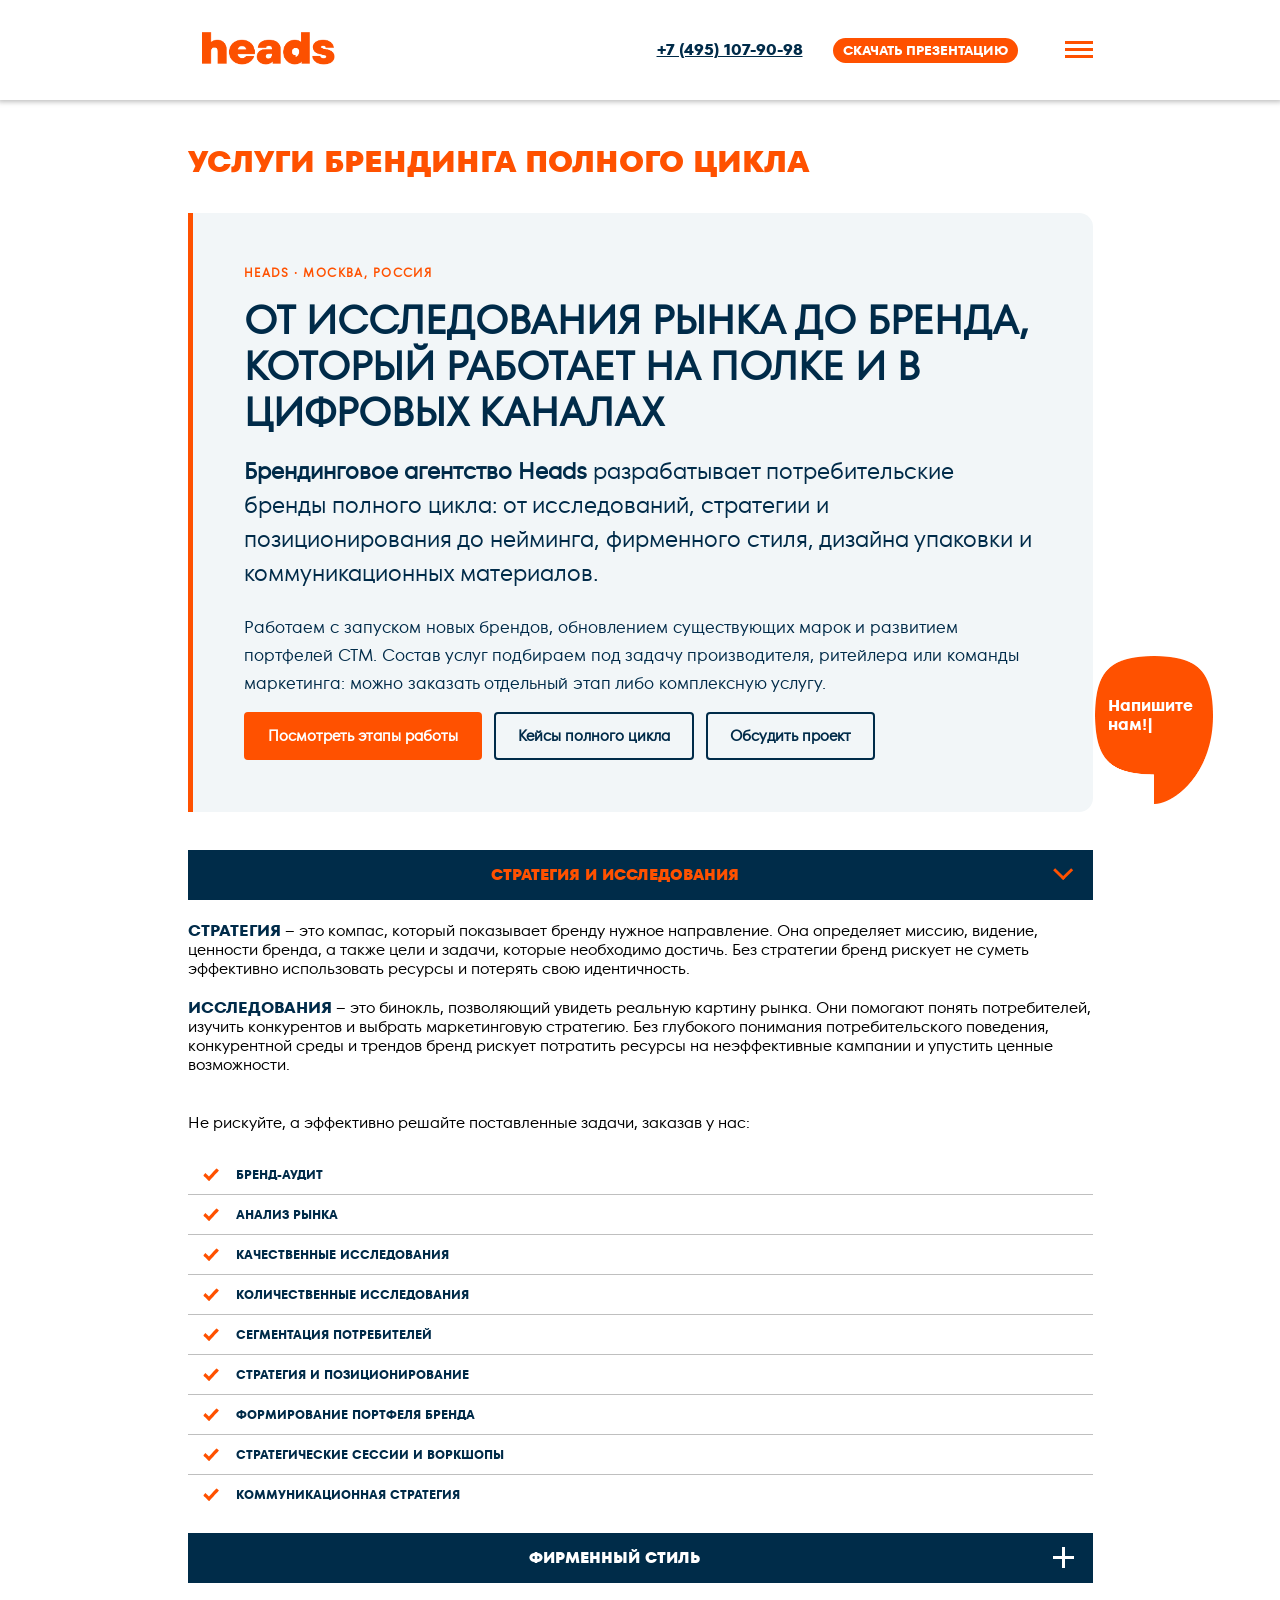
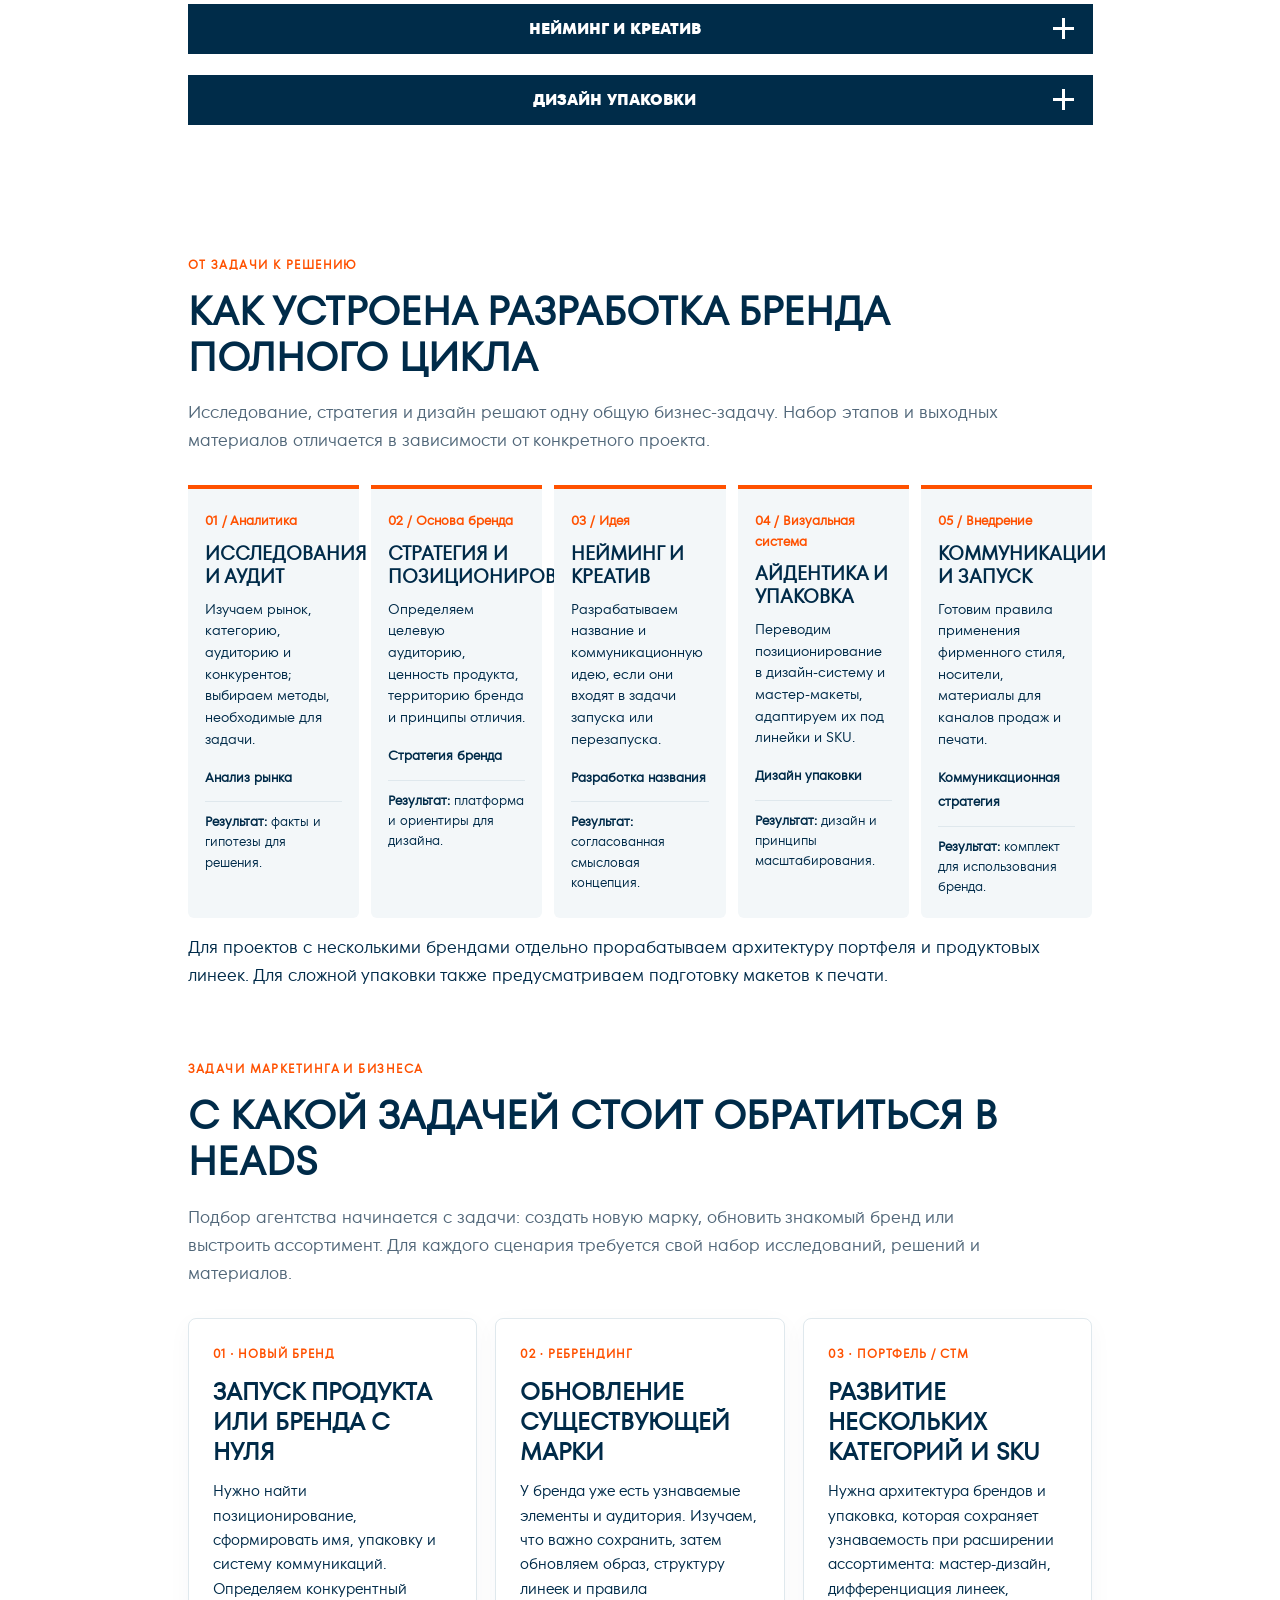
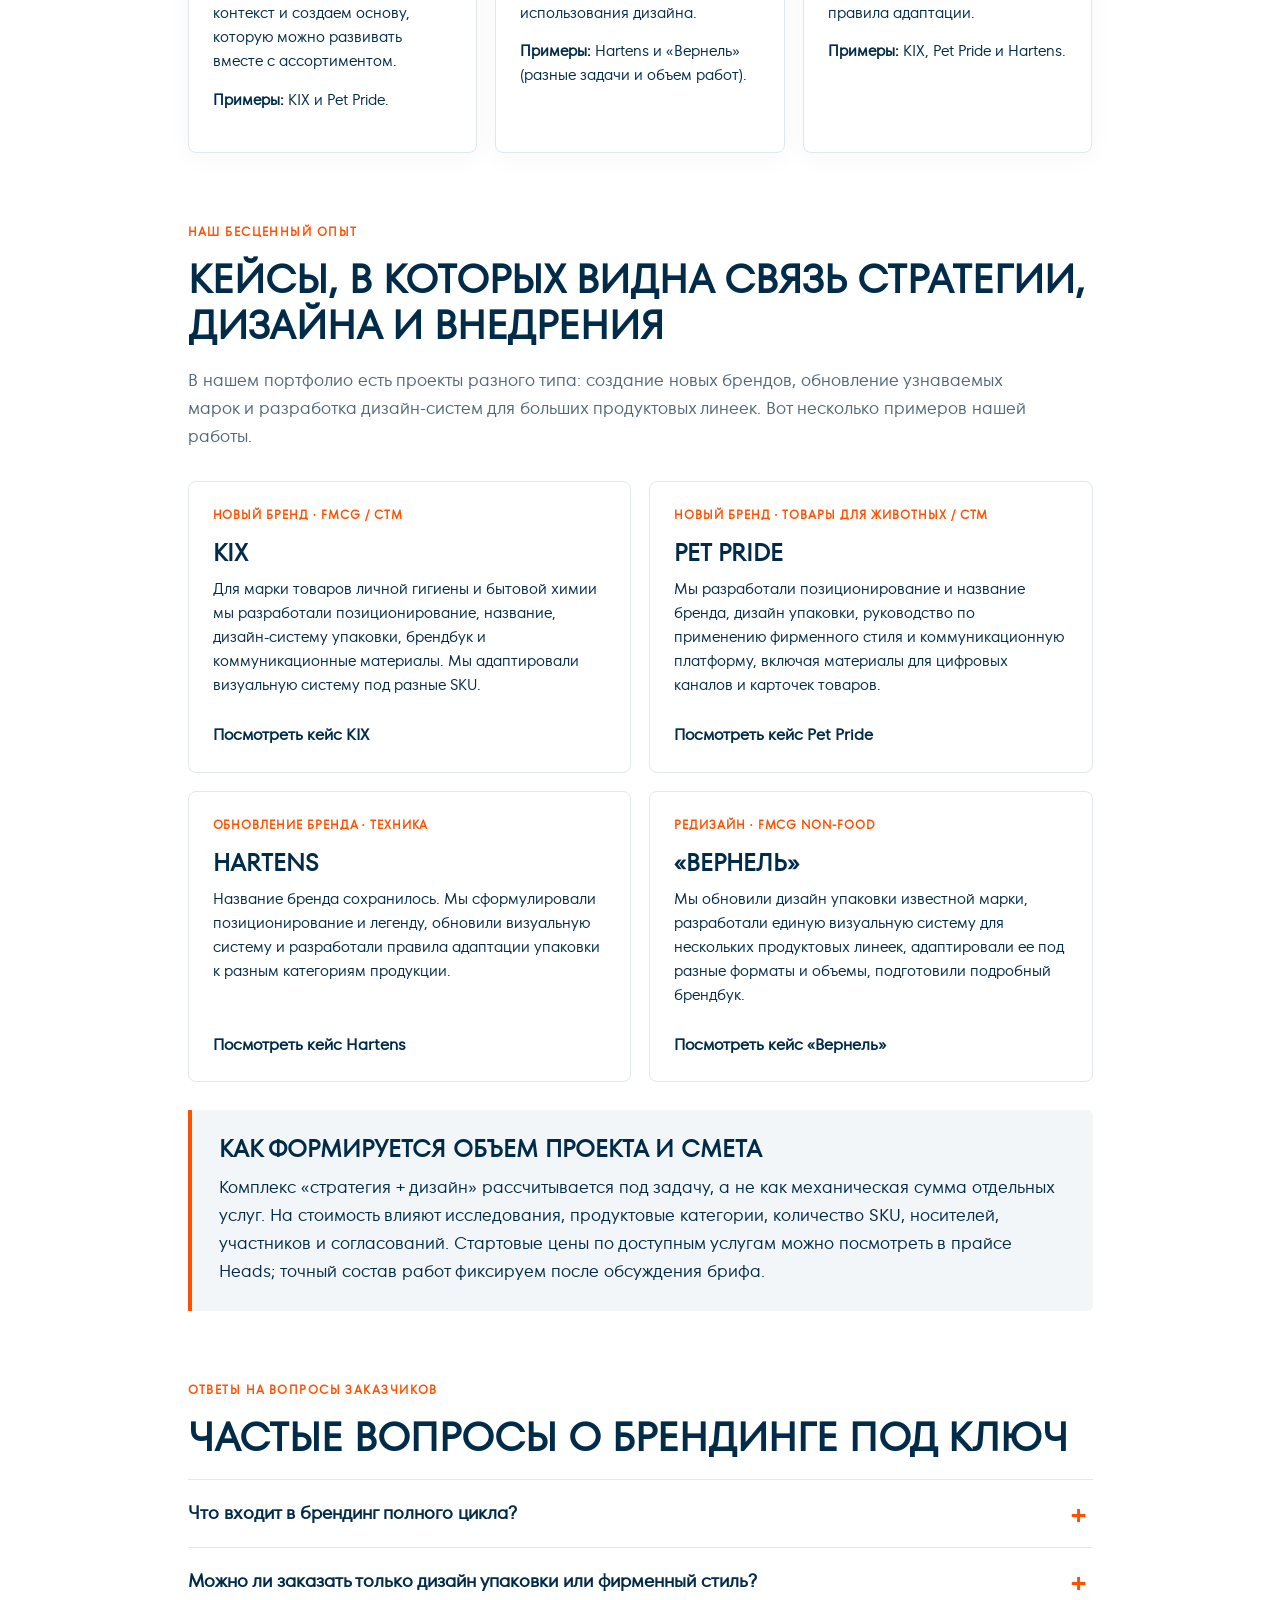
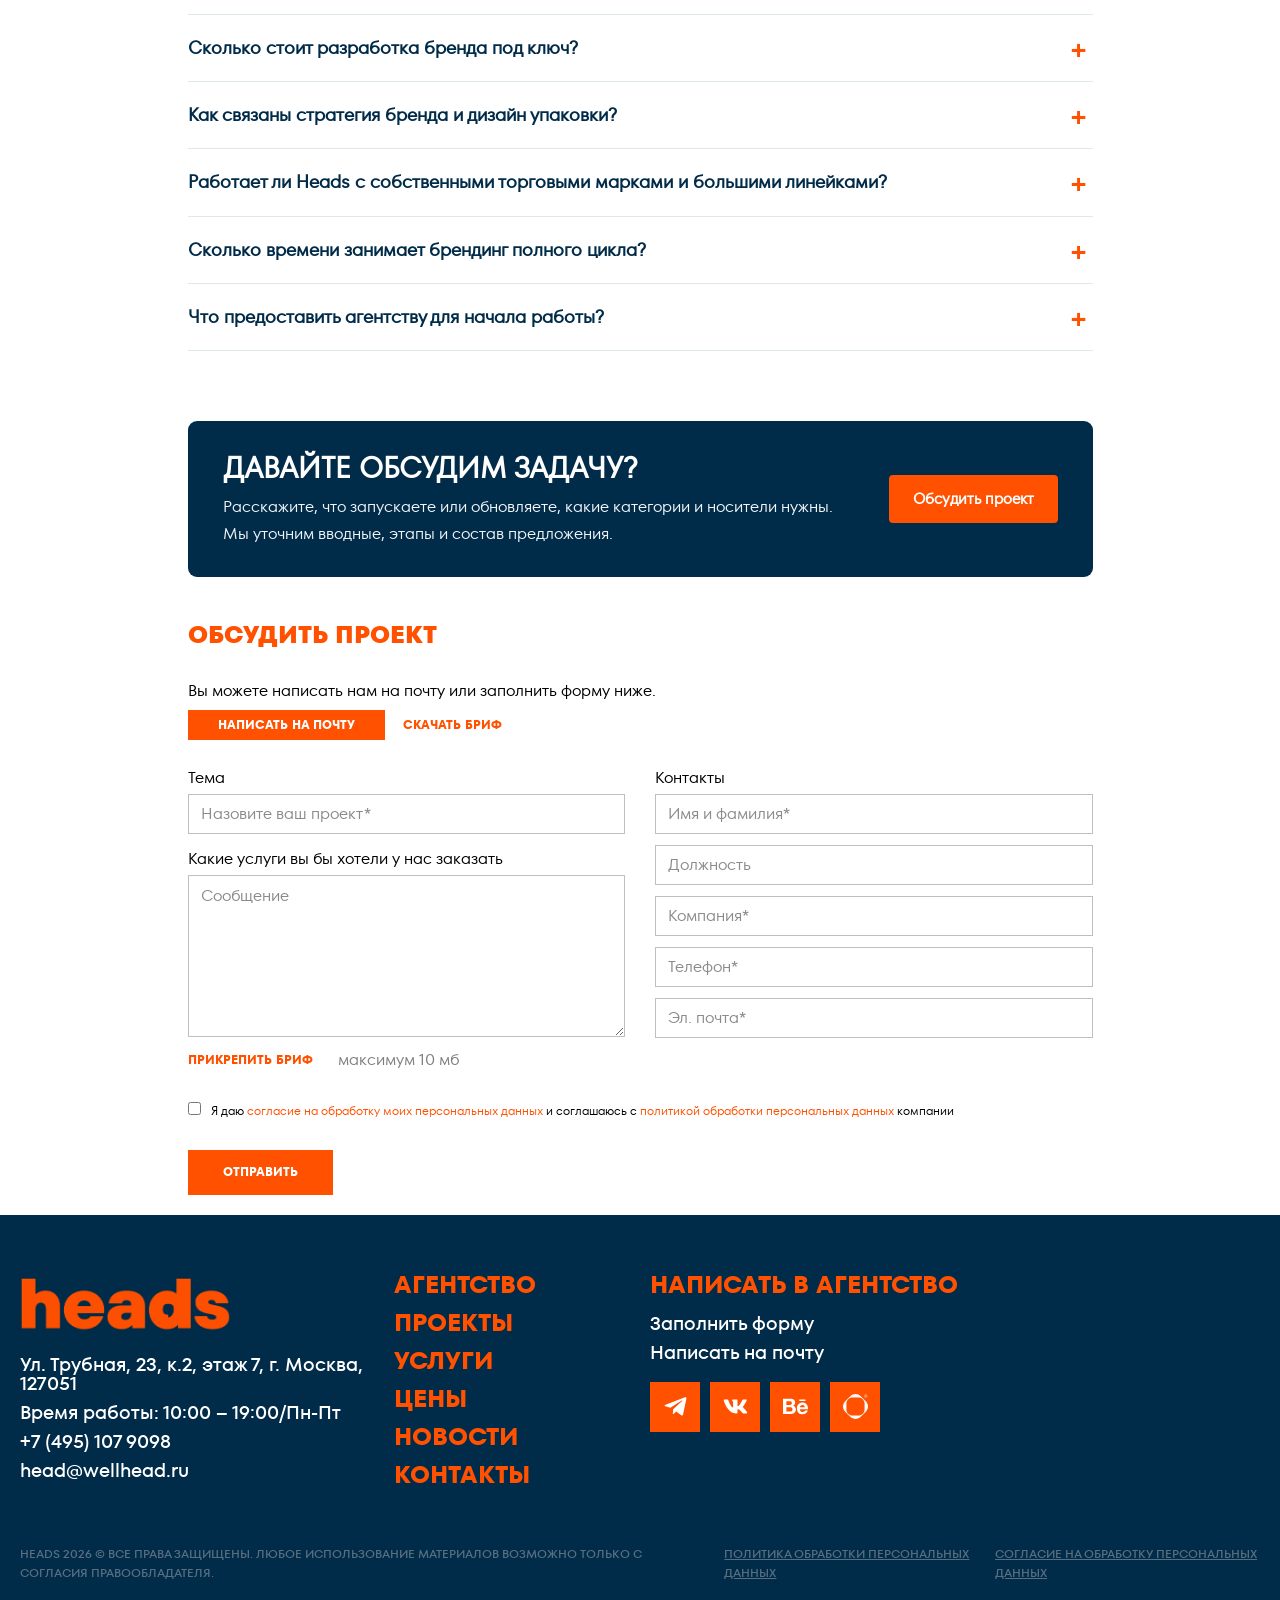
<file: index.html>
<!doctype html>
<html lang="ru-RU" itemscope itemtype="http://schema.org/WebPage">
<head>
<meta charset="UTF-8">
<meta http-equiv="Content-Security-Policy" content="default-src 'self'; img-src 'self' data:; font-src 'self' data:; style-src 'self' 'unsafe-inline'; script-src 'self' 'unsafe-inline'; connect-src 'none'; form-action 'none'; base-uri 'none'; object-src 'none'; frame-src https://marketing-tech.ru"><meta name="robots" content="noindex, nofollow, noarchive">
<meta name="viewport" content="width=device-width, initial-scale=1">
<meta http-equiv="X-UA-Compatible" content="IE=edge">
<!-- This site is optimized with the Yoast SEO Premium plugin v26.1 (Yoast SEO v28.4) - https://yoast.com/product/yoast-seo-premium-wordpress/ -->
	<title>Брендинг полного цикла и услуги разработки бренда | Heads</title>
	<meta name="description" content="Heads: брендинг полного цикла для FMCG, ритейла и СТМ. Исследования, позиционирование, нейминг, дизайн упаковки и коммуникации. Этапы и кейсы.">
	<link rel="canonical" href="https://wellhead.ru/services/">
	<meta property="og:locale" content="ru_RU">
	<meta property="og:type" content="article">
	<meta property="og:title" content="Брендинг полного цикла и услуги разработки бренда | Heads">
	<meta property="og:description" content="Heads: брендинг полного цикла для FMCG, ритейла и СТМ. Исследования, позиционирование, нейминг, дизайн упаковки и коммуникации. Этапы и кейсы.">
	<meta property="og:url" content="https://wellhead.ru/services/">
	<meta property="og:site_name" content="Брендинговое агентство Heads">
	<meta property="article:publisher" content="https://www.facebook.com/wellhead.agency/">
	<meta property="article:modified_time" content="2025-10-10T12:23:02+00:00">
	<meta property="og:image" content="https://wellhead.ru/wp-content/uploads/2025/10/HEADS_Wallpapper_01.jpg">
	<meta property="og:image:width" content="1920">
	<meta property="og:image:height" content="1080">
	<meta property="og:image:type" content="image/jpeg">
	<meta name="twitter:card" content="summary_large_image">
	<meta name="twitter:label1" content="Примерное время для чтения">
	<meta name="twitter:data1" content="1 минута">
	<script type="application/ld+json" class="yoast-schema-graph">{"@context":"https://schema.org","@graph":[{"@type":["WebPage","CollectionPage"],"@id":"https://wellhead.ru/services/","url":"https://wellhead.ru/services/","name":"Брендинг полного цикла и услуги разработки бренда | Heads","isPartOf":{"@id":"https://wellhead.ru/#website"},"datePublished":"2024-10-28T10:20:31+00:00","dateModified":"2025-10-10T12:23:02+00:00","description":"Heads: брендинг полного цикла для FMCG, ритейла и СТМ. Исследования, позиционирование, нейминг, дизайн упаковки и коммуникации. Этапы и кейсы.","breadcrumb":{"@id":"https://wellhead.ru/services/#breadcrumb"},"inLanguage":"ru-RU","potentialAction":[{"@type":"ReadAction","target":["https://wellhead.ru/services/"]}],"mainEntity":{"@id":"https://wellhead.ru/services/#catalog"},"hasPart":[{"@id":"https://wellhead.ru/services/#full-cycle"},{"@id":"https://wellhead.ru/services/#heads-faq"}]},{"@type":"BreadcrumbList","@id":"https://wellhead.ru/services/#breadcrumb","itemListElement":[{"@type":"ListItem","position":1,"name":"Брендинговое агентство Heads","item":"https://wellhead.ru/"},{"@type":"ListItem","position":2,"name":"Услуги"}]},{"@type":"WebSite","@id":"https://wellhead.ru/#website","url":"https://wellhead.ru/","name":"Брендинговое агентство Heads","description":"Брендинговое агентство Heads: мы создаем успешные бренды! Стратегическое планирование, маркетинговые исследования и позиционирование, разработка дизайна упаковки и этикетки.","publisher":{"@id":"https://wellhead.ru/#organization"},"alternateName":["Heads","Wellhead"],"potentialAction":[{"@type":"SearchAction","target":{"@type":"EntryPoint","urlTemplate":"https://wellhead.ru/?s={search_term_string}"},"query-input":{"@type":"PropertyValueSpecification","valueRequired":true,"valueName":"search_term_string"}}],"inLanguage":"ru-RU"},{"@type":"Organization","@id":"https://wellhead.ru/#organization","name":"Heads","alternateName":["Wellhead","WELLHEAD","Вэллхэд","Брендинговое агентство Heads","Брендинговое агентство Хэдс"],"url":"https://wellhead.ru/","logo":{"@type":"ImageObject","inLanguage":"ru-RU","@id":"https://wellhead.ru/#/schema/logo/image/","url":"https://wellhead.ru/wp-content/uploads/2026/10/logo-1.jpg","contentUrl":"https://wellhead.ru/wp-content/uploads/2026/10/logo-1.jpg","width":833,"height":833,"caption":"Брендинговое агентство Heads"},"image":{"@id":"https://wellhead.ru/#/schema/logo/image/"},"sameAs":["https://www.facebook.com/wellhead.agency/","https://t.me/heads_branding","https://vk.com/headseffectivebranding","https://www.behance.net/heads_branding","https://dprofile.ru/heads","https://www.sostav.ru/heads","https://marketing-tech.ru/companies/wellhead/","https://workspace.ru/contractors/heads/","https://ratingruneta.ru/agency-wellhead/","https://www.retail.ru/rbc/company/wellhead/","https://cmsmagazine.ru/agencies/wellhead/","https://ruward.ru/catalog/wellhead-ru/"],"legalName":"ООО «ВЭЛЛХЭД»","taxID":"7715766526","telephone":"+7-495-107-90-98","email":"head@wellhead.ru","address":{"@type":"PostalAddress","streetAddress":"ул. Трубная, д. 23, к. 2, этаж 7","addressLocality":"Москва","postalCode":"127051","addressCountry":"RU"},"contactPoint":{"@type":"ContactPoint","@id":"https://wellhead.ru/#contact","contactType":"Обсуждение проекта","telephone":"+7-495-107-90-98","email":"head@wellhead.ru","url":"https://wellhead.ru/contacts/","hoursAvailable":{"@type":"OpeningHoursSpecification","dayOfWeek":["https://schema.org/Monday","https://schema.org/Tuesday","https://schema.org/Wednesday","https://schema.org/Thursday","https://schema.org/Friday"],"opens":"10:00","closes":"19:00"}},"hasOfferCatalog":{"@id":"https://wellhead.ru/services/#catalog"}},{"@type":"OfferCatalog","@id":"https://wellhead.ru/services/#catalog","name":"Услуги Heads","itemListElement":[{"@type":"OfferCatalog","name":"Стратегия и исследования","url":"https://wellhead.ru/services/strategija-i-pozicionirovanie/"},{"@type":"OfferCatalog","name":"Фирменный стиль","url":"https://wellhead.ru/services/firmennyj-stil/"},{"@type":"OfferCatalog","name":"Нейминг и креатив","url":"https://wellhead.ru/services/nazvanie-brenda/"},{"@type":"OfferCatalog","name":"Дизайн упаковки","url":"https://wellhead.ru/services/dizajn-upakovki/"}]},{"@type":"Service","@id":"https://wellhead.ru/services/#full-cycle","name":"Разработка бренда полного цикла","description":"Исследования, стратегия и позиционирование, нейминг, фирменный стиль, дизайн упаковки и коммуникации в составе согласованного проекта.","serviceType":"Брендинг полного цикла","provider":{"@id":"https://wellhead.ru/#organization"},"areaServed":{"@type":"Country","name":"Россия"},"url":"https://wellhead.ru/services/"},{"@type":"FAQPage","@id":"https://wellhead.ru/services/#heads-faq","url":"https://wellhead.ru/services/#heads-faq","inLanguage":"ru-RU","mainEntity":[{"@type":"Question","name":"Что входит в брендинг полного цикла?","acceptedAnswer":{"@type":"Answer","text":"Состав зависит от задачи. В проект могут входить исследования рынка и аудитории, стратегия и позиционирование, нейминг, фирменный стиль, дизайн упаковки, брендбук и коммуникационные материалы. До начала работы определяем этапы и итоговые материалы каждого этапа."}},{"@type":"Question","name":"Можно ли заказать только дизайн упаковки или фирменный стиль?","acceptedAnswer":{"@type":"Answer","text":"Да. Heads выполняет отдельные услуги, в том числе дизайн упаковки, фирменный стиль, исследования и нейминг. Если у бренда уже есть стратегия и позиционирование, можно использовать их как основу для дизайн-проекта."}},{"@type":"Question","name":"Сколько стоит разработка бренда под ключ?","acceptedAnswer":{"@type":"Answer","text":"Единой цены на полный цикл нет: смета зависит от состава работ, объема исследований, числа продуктовых категорий и SKU, числа носителей и этапов согласования. Стартовые цены на отдельные услуги указаны в прайсе как «от»; стоимость комплексного проекта рассчитываем под бриф."}},{"@type":"Question","name":"Как связаны стратегия бренда и дизайн упаковки?","acceptedAnswer":{"@type":"Answer","text":"Стратегия определяет аудиторию, позиционирование, обещание бренда и принципы отличия от конкурентов. Эти решения затем переводятся в визуальную систему, структуру упаковки и коммуникации. При готовой стратегии можно начинать с дизайна, а при ее отсутствии уточнить необходимые исследования."}},{"@type":"Question","name":"Работает ли Heads с собственными торговыми марками и большими линейками?","acceptedAnswer":{"@type":"Answer","text":"Да. В опубликованных кейсах KIX и Pet Pride показаны создание СТМ и дизайн-системы для разных категорий. В проекте Hartens показана адаптация существующего бренда на разные товарные группы. Количество SKU и необходимые форматы определяются брифом."}},{"@type":"Question","name":"Сколько времени занимает брендинг полного цикла?","acceptedAnswer":{"@type":"Answer","text":"Срок зависит от числа этапов, глубины исследований, объема ассортимента, наличия исходных материалов и согласований. Календарь проекта и контрольные точки определяются после обсуждения задачи. Универсального срока для всех брендов нет."}},{"@type":"Question","name":"Что предоставить агентству для начала работы?","acceptedAnswer":{"@type":"Answer","text":"Опишите задачу, продуктовые категории, аудиторию, желаемые результаты и ограничения. Если есть бриф, исследования, существующий брендбук или примеры упаковки, их можно приложить к заявке. Даже без готового брифа можно начать с описания проекта и обсудить дальнейшие шаги."}}]}]}</script>
	<!-- / Yoast SEO Premium plugin. -->


<style id="wp-img-auto-sizes-contain-inline-css">
img:is([sizes=auto i],[sizes^="auto," i]){contain-intrinsic-size:3000px 1500px}
/*# sourceURL=wp-img-auto-sizes-contain-inline-css */
</style>
<link rel="stylesheet" id="font-awesome-css" href="assets/240ac6d552-font-awesome.min.css" media="all">
<link rel="stylesheet" id="js_composer_front-css" href="assets/c9c87c021b-js_composer.min.css" media="all">
<link rel="stylesheet" id="wp-block-library-css" href="assets/c0c5679948-style.min.css" media="all">
<style id="classic-theme-styles-inline-css">
/*! This file is auto-generated */
.wp-block-button__link{color:#fff;background-color:#32373c;border-radius:9999px;box-shadow:none;text-decoration:none;padding:calc(.667em + 2px) calc(1.333em + 2px);font-size:1.125em}.wp-block-file__button{background:#32373c;color:#fff;text-decoration:none}
/*# sourceURL=/wp-includes/css/classic-themes.min.css */
</style>
<style id="global-styles-inline-css">
:root{--wp--preset--aspect-ratio--square: 1;--wp--preset--aspect-ratio--4-3: 4/3;--wp--preset--aspect-ratio--3-4: 3/4;--wp--preset--aspect-ratio--3-2: 3/2;--wp--preset--aspect-ratio--2-3: 2/3;--wp--preset--aspect-ratio--16-9: 16/9;--wp--preset--aspect-ratio--9-16: 9/16;--wp--preset--color--black: #000000;--wp--preset--color--cyan-bluish-gray: #abb8c3;--wp--preset--color--white: #ffffff;--wp--preset--color--pale-pink: #f78da7;--wp--preset--color--vivid-red: #cf2e2e;--wp--preset--color--luminous-vivid-orange: #ff6900;--wp--preset--color--luminous-vivid-amber: #fcb900;--wp--preset--color--light-green-cyan: #7bdcb5;--wp--preset--color--vivid-green-cyan: #00d084;--wp--preset--color--pale-cyan-blue: #8ed1fc;--wp--preset--color--vivid-cyan-blue: #0693e3;--wp--preset--color--vivid-purple: #9b51e0;--wp--preset--gradient--vivid-cyan-blue-to-vivid-purple: linear-gradient(135deg,rgb(6,147,227) 0%,rgb(155,81,224) 100%);--wp--preset--gradient--light-green-cyan-to-vivid-green-cyan: linear-gradient(135deg,rgb(122,220,180) 0%,rgb(0,208,130) 100%);--wp--preset--gradient--luminous-vivid-amber-to-luminous-vivid-orange: linear-gradient(135deg,rgb(252,185,0) 0%,rgb(255,105,0) 100%);--wp--preset--gradient--luminous-vivid-orange-to-vivid-red: linear-gradient(135deg,rgb(255,105,0) 0%,rgb(207,46,46) 100%);--wp--preset--gradient--very-light-gray-to-cyan-bluish-gray: linear-gradient(135deg,rgb(238,238,238) 0%,rgb(169,184,195) 100%);--wp--preset--gradient--cool-to-warm-spectrum: linear-gradient(135deg,rgb(74,234,220) 0%,rgb(151,120,209) 20%,rgb(207,42,186) 40%,rgb(238,44,130) 60%,rgb(251,105,98) 80%,rgb(254,248,76) 100%);--wp--preset--gradient--blush-light-purple: linear-gradient(135deg,rgb(255,206,236) 0%,rgb(152,150,240) 100%);--wp--preset--gradient--blush-bordeaux: linear-gradient(135deg,rgb(254,205,165) 0%,rgb(254,45,45) 50%,rgb(107,0,62) 100%);--wp--preset--gradient--luminous-dusk: linear-gradient(135deg,rgb(255,203,112) 0%,rgb(199,81,192) 50%,rgb(65,88,208) 100%);--wp--preset--gradient--pale-ocean: linear-gradient(135deg,rgb(255,245,203) 0%,rgb(182,227,212) 50%,rgb(51,167,181) 100%);--wp--preset--gradient--electric-grass: linear-gradient(135deg,rgb(202,248,128) 0%,rgb(113,206,126) 100%);--wp--preset--gradient--midnight: linear-gradient(135deg,rgb(2,3,129) 0%,rgb(40,116,252) 100%);--wp--preset--font-size--small: 13px;--wp--preset--font-size--medium: 20px;--wp--preset--font-size--large: 36px;--wp--preset--font-size--x-large: 42px;--wp--preset--spacing--20: 0.44rem;--wp--preset--spacing--30: 0.67rem;--wp--preset--spacing--40: 1rem;--wp--preset--spacing--50: 1.5rem;--wp--preset--spacing--60: 2.25rem;--wp--preset--spacing--70: 3.38rem;--wp--preset--spacing--80: 5.06rem;--wp--preset--shadow--natural: 6px 6px 9px rgba(0, 0, 0, 0.2);--wp--preset--shadow--deep: 12px 12px 50px rgba(0, 0, 0, 0.4);--wp--preset--shadow--sharp: 6px 6px 0px rgba(0, 0, 0, 0.2);--wp--preset--shadow--outlined: 6px 6px 0px -3px rgb(255, 255, 255), 6px 6px rgb(0, 0, 0);--wp--preset--shadow--crisp: 6px 6px 0px rgb(0, 0, 0);}.wp-block-button{--wp--preset--dimension--25: 25%;--wp--preset--dimension--50: 50%;--wp--preset--dimension--75: 75%;--wp--preset--dimension--100: 100%;}:where(body) { margin: 0; }:where(.is-layout-flex){gap: 0.5em;}:where(.is-layout-grid){gap: 0.5em;}body .is-layout-flex{display: flex;}.is-layout-flex{flex-wrap: wrap;align-items: center;}.is-layout-flex > :is(*, div){margin: 0;}body .is-layout-grid{display: grid;}.is-layout-grid > :is(*, div){margin: 0;}body{padding-top: 0px;padding-right: 0px;padding-bottom: 0px;padding-left: 0px;}:root :where(.wp-element-button, .wp-block-button__link){background-color: #32373c;border-width: 0;color: #fff;font-family: inherit;font-size: inherit;font-style: inherit;font-weight: inherit;letter-spacing: inherit;line-height: inherit;padding-top: calc(0.667em + 2px);padding-right: calc(1.333em + 2px);padding-bottom: calc(0.667em + 2px);padding-left: calc(1.333em + 2px);text-decoration: none;text-transform: inherit;}.has-black-color{color: var(--wp--preset--color--black) !important;}.has-cyan-bluish-gray-color{color: var(--wp--preset--color--cyan-bluish-gray) !important;}.has-white-color{color: var(--wp--preset--color--white) !important;}.has-pale-pink-color{color: var(--wp--preset--color--pale-pink) !important;}.has-vivid-red-color{color: var(--wp--preset--color--vivid-red) !important;}.has-luminous-vivid-orange-color{color: var(--wp--preset--color--luminous-vivid-orange) !important;}.has-luminous-vivid-amber-color{color: var(--wp--preset--color--luminous-vivid-amber) !important;}.has-light-green-cyan-color{color: var(--wp--preset--color--light-green-cyan) !important;}.has-vivid-green-cyan-color{color: var(--wp--preset--color--vivid-green-cyan) !important;}.has-pale-cyan-blue-color{color: var(--wp--preset--color--pale-cyan-blue) !important;}.has-vivid-cyan-blue-color{color: var(--wp--preset--color--vivid-cyan-blue) !important;}.has-vivid-purple-color{color: var(--wp--preset--color--vivid-purple) !important;}.has-black-background-color{background-color: var(--wp--preset--color--black) !important;}.has-cyan-bluish-gray-background-color{background-color: var(--wp--preset--color--cyan-bluish-gray) !important;}.has-white-background-color{background-color: var(--wp--preset--color--white) !important;}.has-pale-pink-background-color{background-color: var(--wp--preset--color--pale-pink) !important;}.has-vivid-red-background-color{background-color: var(--wp--preset--color--vivid-red) !important;}.has-luminous-vivid-orange-background-color{background-color: var(--wp--preset--color--luminous-vivid-orange) !important;}.has-luminous-vivid-amber-background-color{background-color: var(--wp--preset--color--luminous-vivid-amber) !important;}.has-light-green-cyan-background-color{background-color: var(--wp--preset--color--light-green-cyan) !important;}.has-vivid-green-cyan-background-color{background-color: var(--wp--preset--color--vivid-green-cyan) !important;}.has-pale-cyan-blue-background-color{background-color: var(--wp--preset--color--pale-cyan-blue) !important;}.has-vivid-cyan-blue-background-color{background-color: var(--wp--preset--color--vivid-cyan-blue) !important;}.has-vivid-purple-background-color{background-color: var(--wp--preset--color--vivid-purple) !important;}.has-black-border-color{border-color: var(--wp--preset--color--black) !important;}.has-cyan-bluish-gray-border-color{border-color: var(--wp--preset--color--cyan-bluish-gray) !important;}.has-white-border-color{border-color: var(--wp--preset--color--white) !important;}.has-pale-pink-border-color{border-color: var(--wp--preset--color--pale-pink) !important;}.has-vivid-red-border-color{border-color: var(--wp--preset--color--vivid-red) !important;}.has-luminous-vivid-orange-border-color{border-color: var(--wp--preset--color--luminous-vivid-orange) !important;}.has-luminous-vivid-amber-border-color{border-color: var(--wp--preset--color--luminous-vivid-amber) !important;}.has-light-green-cyan-border-color{border-color: var(--wp--preset--color--light-green-cyan) !important;}.has-vivid-green-cyan-border-color{border-color: var(--wp--preset--color--vivid-green-cyan) !important;}.has-pale-cyan-blue-border-color{border-color: var(--wp--preset--color--pale-cyan-blue) !important;}.has-vivid-cyan-blue-border-color{border-color: var(--wp--preset--color--vivid-cyan-blue) !important;}.has-vivid-purple-border-color{border-color: var(--wp--preset--color--vivid-purple) !important;}.has-vivid-cyan-blue-to-vivid-purple-gradient-background{background: var(--wp--preset--gradient--vivid-cyan-blue-to-vivid-purple) !important;}.has-light-green-cyan-to-vivid-green-cyan-gradient-background{background: var(--wp--preset--gradient--light-green-cyan-to-vivid-green-cyan) !important;}.has-luminous-vivid-amber-to-luminous-vivid-orange-gradient-background{background: var(--wp--preset--gradient--luminous-vivid-amber-to-luminous-vivid-orange) !important;}.has-luminous-vivid-orange-to-vivid-red-gradient-background{background: var(--wp--preset--gradient--luminous-vivid-orange-to-vivid-red) !important;}.has-very-light-gray-to-cyan-bluish-gray-gradient-background{background: var(--wp--preset--gradient--very-light-gray-to-cyan-bluish-gray) !important;}.has-cool-to-warm-spectrum-gradient-background{background: var(--wp--preset--gradient--cool-to-warm-spectrum) !important;}.has-blush-light-purple-gradient-background{background: var(--wp--preset--gradient--blush-light-purple) !important;}.has-blush-bordeaux-gradient-background{background: var(--wp--preset--gradient--blush-bordeaux) !important;}.has-luminous-dusk-gradient-background{background: var(--wp--preset--gradient--luminous-dusk) !important;}.has-pale-ocean-gradient-background{background: var(--wp--preset--gradient--pale-ocean) !important;}.has-electric-grass-gradient-background{background: var(--wp--preset--gradient--electric-grass) !important;}.has-midnight-gradient-background{background: var(--wp--preset--gradient--midnight) !important;}.has-small-font-size{font-size: var(--wp--preset--font-size--small) !important;}.has-medium-font-size{font-size: var(--wp--preset--font-size--medium) !important;}.has-large-font-size{font-size: var(--wp--preset--font-size--large) !important;}.has-x-large-font-size{font-size: var(--wp--preset--font-size--x-large) !important;}
:root :where(.wp-block-icon svg){width: 24px;}
:where(.wp-block-gallery.is-layout-flex){gap: var( --wp--style--gallery-gap-default, var( --gallery-block--gutter-size, var( --wp--style--block-gap, 0.5em ) ) );}:where(.wp-block-gallery.is-layout-grid){gap: var( --wp--style--gallery-gap-default, var( --gallery-block--gutter-size, var( --wp--style--block-gap, 0.5em ) ) );}
:where(.wp-block-latest-posts.is-layout-flex){gap: 1.25em;}:where(.wp-block-latest-posts.is-layout-grid){gap: 1.25em;}
:where(.wp-block-post-template.is-layout-flex){gap: 1.25em;}:where(.wp-block-post-template.is-layout-grid){gap: 1.25em;}
:where(.wp-block-term-template.is-layout-flex){gap: 1.25em;}:where(.wp-block-term-template.is-layout-grid){gap: 1.25em;}
:where(.wp-block-columns.is-layout-flex){gap: 2em;}:where(.wp-block-columns.is-layout-grid){gap: 2em;}
:root :where(.wp-block-pullquote){font-size: 1.5em;line-height: 1.6;}
/*# sourceURL=global-styles-inline-css */
</style>
<style id="woocommerce-inline-inline-css">
.woocommerce form .form-row .required { visibility: visible; }
/*# sourceURL=woocommerce-inline-inline-css */
</style>
<style id="jetpack-stats-inline-css">
img#wpstats{display:none}
/*# sourceURL=jetpack-stats-inline-css */
</style>
<link rel="stylesheet" id="ccp-banner-css" href="assets/aad5d1fae5-banner.css" media="all">
<style id="ccp-banner-inline-css">
:root{--ccp-toggle-on:#ff5100}.ccp-btn--primary,.ccp-banner.ccp-theme-minimal .ccp-btn--primary{background:#ff5100;color:#ffffff}.ccp-btn--primary:hover,.ccp-banner.ccp-theme-minimal .ccp-btn--primary:hover{background:#e04700;color:#ffffff}.ccp-reopen{background:#ff5100;color:#ffffff}.ccp-reopen:hover{background:#e04700}.ccp-btn--link,.ccp-banner.ccp-theme-minimal .ccp-btn--link{color:#ff5100}.ccp-btn--link:hover,.ccp-banner.ccp-theme-minimal .ccp-btn--link:hover{background:#f3f4f6;color:#ff5100}
/*# sourceURL=ccp-banner-inline-css */
</style>
<link rel="stylesheet" id="parent-style-css" href="assets/8811af3e52-style.css" media="all">
<link rel="stylesheet" id="wpex-style-css" href="assets/471cb67d65-style.css" media="all">
<link rel="stylesheet" id="wpex-visual-composer-css" href="assets/392a72f583-wpex-visual-composer.css" media="all">
<link rel="stylesheet" id="elementor-frontend-css" href="assets/97b69ecc76-frontend.min.css" media="all">
<style id="elementor-frontend-inline-css">
.wpr-dc-hidden{display:none!important}.wpr-dc-fallback{margin:0;padding:0}
/*# sourceURL=elementor-frontend-inline-css */
</style>
<link rel="stylesheet" id="widget-image-css" href="assets/9ed25deedc-widget-image.min.css" media="all">
<link rel="stylesheet" id="widget-icon-list-css" href="assets/834468cde2-widget-icon-list.min.css" media="all">
<link rel="stylesheet" id="widget-social-icons-css" href="assets/ff03881ed3-widget-social-icons.min.css" media="all">
<link rel="stylesheet" id="e-apple-webkit-css" href="assets/cb2306155e-apple-webkit.min.css" media="all">
<link rel="stylesheet" id="widget-heading-css" href="assets/f047732dc6-widget-heading.min.css" media="all">
<link rel="stylesheet" id="widget-form-css" href="assets/1853000d44-widget-form.min.css" media="all">
<link rel="stylesheet" id="e-animation-fadeIn-css" href="assets/9ac29cede3-fadeIn.min.css" media="all">
<link rel="stylesheet" id="e-popup-css" href="assets/b632f5ed0f-popup.min.css" media="all">
<link rel="stylesheet" id="elementor-post-13077-css" href="assets/cd98d6263f-post-13077.css" media="all">
<link rel="stylesheet" id="elementor-post-15130-css" href="assets/259cc8d62e-post-15130.css" media="all">
<link rel="stylesheet" id="elementor-post-14570-css" href="assets/d2f0708144-post-14570.css" media="all">
<style id="elementor-pro-custom-fonts-inline-css">
@font-face {
	font-family: 'TT Fors';
	font-style: normal;
	font-weight: 300;
	font-display: auto;
	src: url("assets/e6bb172292-tt-fors-light-1.woff") format('truetype');
}
@font-face {
	font-family: 'TT Fors';
	font-style: normal;
	font-weight: 400;
	font-display: auto;
	src: url("assets/f928a8c40e-tt-fors-regular-1.woff") format('truetype');
}
@font-face {
	font-family: 'TT Fors';
	font-style: normal;
	font-weight: 500;
	font-display: auto;
	src: url("assets/31c48f3be0-tt-fors-medium-1.woff") format('truetype');
}
@font-face {
	font-family: 'TT Fors';
	font-style: normal;
	font-weight: 600;
	font-display: auto;
	src: url("assets/b49ea6eb70-tt-fors-bold-1.woff") format('truetype');
}
@font-face {
	font-family: 'TT Fors';
	font-style: normal;
	font-weight: 700;
	font-display: auto;
	src: url("assets/4cf8337a0e-tt-fors-black-1.woff") format('truetype');
}

/*# sourceURL=elementor-pro-custom-fonts-inline-css */
</style>
<link rel="stylesheet" id="wpr-text-animations-css-css" href="assets/63b7ef2190-text-animations.min.css" media="all">
<link rel="stylesheet" id="wpr-addons-css-css" href="assets/1e5e542442-frontend.min.css" media="all">
<link rel="stylesheet" id="font-awesome-5-all-css" href="assets/c02319ec18-all.min.css" media="all">
<link rel="stylesheet" id="elementor-gf-roboto-css" href="assets/74d074b5db-google-fonts.css" media="all">
<link rel="stylesheet" id="elementor-gf-robotoslab-css" href="assets/362a59544b-google-fonts.css" media="all">
<script id="jquery-core-js" data-cfasync="false" src="assets/3d823cce4e-jquery.min.js"></script>
<script id="jquery-migrate-js" data-cfasync="false" src="assets/95f72fbd5e-jquery-migrate.min.js"></script>
<style></style><style>
                .lmp_load_more_button.br_lmp_button_settings .lmp_button:hover {
                    background-color: #002b49!important;
                    color: #ffffff!important;
                }
                .lmp_load_more_button.br_lmp_prev_settings .lmp_button:hover {
                    background-color: #9999ff!important;
                    color: #111111!important;
                }li.product.lazy, .berocket_lgv_additional_data.lazy{opacity:0;}</style>
	<!-- Retina Logo -->
	<link rel="icon" href="assets/36e62b999b-favicon-4.png" sizes="32x32"><link rel="shortcut icon" href="assets/36e62b999b-favicon-4.png"><link rel="apple-touch-icon" href="assets/36e62b999b-favicon-4.png" sizes="57x57"><link rel="apple-touch-icon" href="assets/36e62b999b-favicon-4.png" sizes="76x76"><link rel="apple-touch-icon" href="assets/36e62b999b-favicon-4.png" sizes="120x120"><link rel="apple-touch-icon" href="assets/36e62b999b-favicon-4.png" sizes="114x114">	<noscript><style>.woocommerce-product-gallery{ opacity: 1 !important; }</style></noscript>
	<meta name="generator" content="Elementor 4.1.0; features: e_font_icon_svg, additional_custom_breakpoints; settings: css_print_method-external, google_font-enabled, font_display-swap">
			<style>
				.e-con.e-parent:nth-of-type(n+4):not(.e-lazyloaded):not(.e-no-lazyload),
				.e-con.e-parent:nth-of-type(n+4):not(.e-lazyloaded):not(.e-no-lazyload) * {
					background-image: none !important;
				}
				@media screen and (max-height: 1024px) {
					.e-con.e-parent:nth-of-type(n+3):not(.e-lazyloaded):not(.e-no-lazyload),
					.e-con.e-parent:nth-of-type(n+3):not(.e-lazyloaded):not(.e-no-lazyload) * {
						background-image: none !important;
					}
				}
				@media screen and (max-height: 640px) {
					.e-con.e-parent:nth-of-type(n+2):not(.e-lazyloaded):not(.e-no-lazyload),
					.e-con.e-parent:nth-of-type(n+2):not(.e-lazyloaded):not(.e-no-lazyload) * {
						background-image: none !important;
					}
				}
			</style>
			<noscript><style>body .wpex-vc-row-stretched, body .vc_row-o-full-height { visibility: visible; }</style></noscript><style id="wp-custom-css">
.news-first img{position:relative !important}a:focus,a:hover,button:focus,a:hover,input:focus{outline:none}html{overflow-y:visible!important}#site-header{height:100px;box-shadow:0 0 5px 2px rgb(0 0 0 / 25%)}#site-header-inner{position:relative;display:flex;align-items:center;padding-left:60px;padding-right:60px;width:100%}#main{position:relative;max-width:1920px;margin:65px auto 0 auto;padding:0 60px}body.home #main,body.product-template-default.single-product #main{margin:0 auto}#main >.container,#main .page-header-inner{max-width:100%}#main{position:relative}#main .printTextOuter{width:100%;max-width:1480px;position:fixed;left:0;right:0;margin:0 auto;z-index:10;bottom:95px}#main .printTextOuter .printTextBlock{width:118px;height:149px;background:url("assets/cd0ab36335-print-text-bg.png") no-repeat;background-size:100%;position:absolute;right:-59px;bottom:0;z-index:2;padding:40px 15px 20px 13px;transition:opacity ease-in-out .4s;animation:showDiv 2s forwards;opacity:0;text-decoration:none}#main .printTextOuter .printTextBlock:hover{text-decoration:none}#main .printTextBlock #printText{font-family:'TT Fors Bold';color:#fff;font-size:16px;line-height:18px}.typed-cursor{font-family:'TT Fors Bold';color:#fff;opacity:1;font-weight:400;animation:blink 0.7s infinite}@keyframes blink{0%{opacity:1}50%{opacity:0}100%{opacity:1}}#noTop{margin-top:-65px}body.product-template-default.single-product article.entry-content{margin-bottom:60px}body.archive.tax-product_cat article.entry-content{margin-bottom:40px}.woof_edit_view{display:none!important}header #site-logo{position:relative;z-index:5}header #mobile-menu{z-index:4;right:60px!important;height:16px!important;margin-top:-15px!important}#mobile-menu a{height:16px}.page-header{padding:0;background-color:rgba(247,247,247,0);border-top:0;border-bottom:0;margin:0 auto 35px}#top-bar ul.top-bar-menu a:hover{text-decoration:none}#mobile-menu .wpex-bars{width:28px;height:16px}#mobile-menu .wpex-bars >span{height:2.5px;width:28px}#mobile-menu .wpex-bars >span::before{height:2.5px;top:-7px;width:28px}#mobile-menu .wpex-bars >span::after{height:2.5px;bottom:-7px;width:28px}#mobile-menu .wpex-active .wpex-bars >span::before{width:28px;transform:rotatez(-45deg) translate(-4.95px,5px)}#mobile-menu .wpex-active .wpex-bars >span::after{width:28px;transform:rotatez(45deg) translate(-4.95px,-5px)}#top-bar-wrap{position:absolute;right:130px;z-index:3;box-sizing:border-box}#top-bar-wrap #top-bar{padding:0;width:100%;max-width:100%}#top-bar-content{width:100%}#top-bar-content ul.top-bar-menu{width:100%;margin-right:0!important;position:relative}#top-bar-wrap #top-bar .top-bar-menu li{margin-right:30px}#top-bar-wrap #top-bar .top-bar-menu li.current-menu-item a{transform:scale(1.36)}#top-bar-wrap #top-bar .top-bar-menu li.phoneLink.current-menu-item a,#top-bar-wrap #top-bar .top-bar-menu li#menu-item-14601.current-menu-item a{transform:scale(1)}#top-bar-content a{display:inline-block;transition:all ease-in-out 0.15s}#top-bar-wrap #top-bar .top-bar-menu li:last-child{margin-right:0}#top-bar-content a:hover{transform:scale(1.23)}#top-bar-content li.phoneLink a{font-size:16px;text-decoration:underline}#top-bar-content li#menu-item-14601 a{background-color:#FF5100;padding:5px 10px;border-radius:50px;color:#fff}#top-bar-content li.phoneLink a:hover{transform:scale(1);color:#FF5100;text-decoration:underline}#top-bar-content li#menu-item-14601 a:hover{transform:scale(1);cursor:pointer}.elementor-field-group .elementor-field-textual:focus{box-shadow:none}#top-bar-content .orange a,#top-bar-content .orange a:hover{color:#FF5100}#top-bar-content ul.top-bar-menu li.en{position:absolute;bottom:0;right:0;margin-right:0!important}#top-bar-content.hovered a{opacity:.5}#top-bar-content.hovered a.hoveredItem,#top-bar-content.hovered li.phoneLink a,#top-bar-content.hovered li#menu-item-14601 a{opacity:1}#menu-ssylki-v-shapke{display:flex;align-items:center}.wpex-row.gap-5{margin-left:-3px;margin-right:-3px}.wpex-row.gap-5 >.col,.wpex-row.gap-5 >.nr-col{padding-left:3px;padding-right:3px;margin-bottom:6px}body.home main#main >header.page-header,body.home header.page-header h1.page-header-title,body.page-id-5023 h1.page-header-title{display:none}#main-top-column >.wpb_column >.vc_column-inner >.wpb_wrapper{position:relative}#main-top-column >.wpb_column >.vc_column-inner >.wpb_wrapper .play-video{position:absolute;left:-100px;bottom:100px;-moz-transform:rotate(-90deg);-ms-transform:rotate(-90deg);-webkit-transform:rotate(-90deg);-o-transform:rotate(-90deg);transform:rotate(-90deg)}#main-top-column >.wpb_column >.vc_column-inner >.wpb_wrapper .play-video span{position:relative;display:block;text-transform:uppercase;font-size:14px;color:#585858;font-weight:400;text-decoration:none;padding-left:55px;padding-top:7px;cursor:pointer}#main-top-column >.wpb_column >.vc_column-inner >.wpb_wrapper .play-video span:hover{text-decoration:none}#main-top-column >.wpb_column >.vc_column-inner >.wpb_wrapper .play-video span:before{content:'';display:block;width:37px;height:37px;border-radius:50px;background:#c4c4c4 url("assets/1351381d26-play-video-arrow.png") no-repeat;background-size:7px 10px;background-position:center center;top:0;left:0;transition:background ease-in-out .4s;position:absolute;top:0;left:0;-moz-transform:rotate(90deg);-ms-transform:rotate(90deg);-webkit-transform:rotate(90deg);-o-transform:rotate(90deg);transform:rotate(90deg)}#main-top-column >.wpb_column >.vc_column-inner >.wpb_wrapper .play-video span:hover:before{background:#969696 url("assets/1351381d26-play-video-arrow.png") no-repeat;background-size:7px 10px;background-position:center center;-moz-transform:rotate(90deg);-ms-transform:rotate(90deg);-webkit-transform:rotate(90deg);-o-transform:rotate(90deg);transform:rotate(90deg)}.main-logo .vcex-image-inner img{max-width:100%}.post-type-archive article{position:relative;margin-bottom:75px}.vc_row-o-equal-height.hidden{display:none}.woof_submit_search_form_container.footer{display:table;width:100%;position:relative;top:0;left:auto}.woof_submit_search_form_container.footer button{float:right;background:#ef7d00;color:#fff;text-transform:uppercase;font-size:17px;font-weight:500;padding:0 25px;height:48px;display:flex!important;align-items:center;transition:background ease-in-out .4s;border-radius:0}.woof_submit_search_form_container.footer button:hover{background:#585858;color:#fff}#sidr-main{/* width:40%;*/transition:right 0.65s ease 0s!important;top:100px;height:auto;padding-bottom:0;box-shadow:none;background-color:rgb(0 43 73 / 0)}/*#sidr-main.right{right:-40%}*/body.sidr-main-open #sidr-main.right{box-shadow:0 0 5px 2px rgb(0 0 0 / 25%)}#sidr-main .sidr-class-wpex-close{display:none}#sidr-main .sidr-inner,#sidr-main .sidr-inner >div{height:100%}#sidr-main .sidr-inner ul.sidr-class-dropdown-menu{padding:38px 20px 32px 55px;height:100%;position:relative}#sidr-main .sidr-class-new-clients{margin-top:30px}.sidr-class-dropdown-menu >li:first-child{border-top:0}.sidr-class-dropdown-menu li{border-bottom:0;display:flex;position:relative;flex-direction:row;text-align:center}.sidr-class-dropdown-menu li a{display:flex;padding:13px 0;position:relative;text-align:center;width:260px}.sidr-class-dropdown-menu li a:hover{width:260px;transform:scale(1.23) translate(24px,0)}.sidr-class-dropdown-menu li.sidr-class-current_page_item a{color:#fff;transform:scale(1) translate(0,0)}.wpex-sidr-overlay{background:rgba(0,0,0,0)}#sidr-main .sidr-inner ul.sidr-class-dropdown-menu li.facebook{position:absolute;left:80px;bottom:60px}#sidr-main .sidr-inner ul.sidr-class-dropdown-menu li.facebook a{padding:0;text-indent:-9999px;width:26px;height:26px;background:url("assets/6c3a43a970-fb-menu-icon.png") no-repeat;background-size:100%;background-position:0 0;transition:none}#sidr-main .sidr-inner ul.sidr-class-dropdown-menu li.facebook a:hover:before,#sidr-main .sidr-inner ul.sidr-class-dropdown-menu li.sidr-class-instagram a:hover:before{display:none}#sidr-main .sidr-inner ul.sidr-class-dropdown-menu li.facebook a:hover,#sidr-main .sidr-inner ul.sidr-class-dropdown-menu li.sidr-class-instagram a:hover{background-position:0 -26px}#sidr-main .sidr-inner ul.sidr-class-dropdown-menu li.sidr-class-instagram{position:absolute;left:118px;bottom:60px}#sidr-main .sidr-inner ul.sidr-class-dropdown-menu li.sidr-class-instagram a{padding:0;text-indent:-9999px;width:26px;height:26px;background:url("assets/ad7306a58f-insta-menu-icon.png") no-repeat;background-size:100%;background-position:0 0;transition:none}article#single-blocks .single-page-header h1{font-size:45px}.woof.woof_sid.woof_sid_auto_shortcode{background:none;-webkit-border-radius:0;-moz-border-radius:0;border-radius:0;-moz-box-shadow:none;-webkit-box-shadow:none;box-shadow:none;padding:0;border:0;position:relative;display:table;width:100%;margin-bottom:30px}.woof_sid_auto_shortcode .woof_container_inner{padding-left:0}.woof_container_product_tag{width:100%!important}.woof_container_product_tag ul.woof_list.woof_list_radio{display:flex}.woof_container_product_tag ul.woof_list.woof_list_radio li input{display:none}.woof_container_product_tag ul.woof_list.woof_list_radio li{position:relative;margin:0 11px 0 0!important;padding:0!important}.woof_container_product_tag ul.woof_list.woof_list_radio li:last-child{margin-right:0!important}.woof_container_product_tag ul.woof_list.woof_list_radio li label.woof_radio_label{position:relative;background:#FF5100;color:#fff;font-family:'TT Fors Bold';text-transform:uppercase;font-size:12px;padding:4px 33px;display:flex!important;align-items:center;justify-content:center;height:30px;transition:background ease-in-out .4s;margin-left:0;z-index:1}.woof_container_product_tag ul.woof_list.woof_list_radio li:hover label.woof_radio_label,.woof_container_product_tag ul.woof_list.woof_list_radio li label.woof_radio_label.woof_radio_label_selected{background:#002B49;font-weight:400}.woof_container_product_tag ul.woof_list.woof_list_radio li a{position:absolute;top:0;left:0;z-index:2;width:100%;height:100%}.woof_container_product_tag ul.woof_list.woof_list_radio li a img{display:none!important}.woof_container_product_tag ul.woof_list.woof_list_radio li a.woof_radio_term_reset.woof_radio_term_reset_visible{display:none!important}.woof_container_product_tag .woof_block_html_items{display:flex;justify-content:space-between}select.woof_select.woof_select_product_cat,select.woof_select.woof_select_pa_competencies{display:none}.woof.woof_sid.woof_sid_auto_shortcode .all-projects{position:absolute;top:0;right:0;z-index:1}.woof.woof_sid.woof_sid_auto_shortcode .all-projects a{background:#ef7d00;color:#fff;text-transform:uppercase;font-size:14px;font-weight:500;padding:0 25px;height:46px;display:flex!important;align-items:center;transition:background ease-in-out .4s;text-decoration:none}.woof.woof_sid.woof_sid_auto_shortcode .all-projects a:hover{background:#969696}.woof_submit_search_form_container{margin:0}.woof_sid_auto_shortcode >.woof_redraw_zone >.woof_submit_search_form_container .woof_submit_search_form{display:none!important}button.woof_reset_search_form{background-color:rgba(239,125,0,0);font-family:'TT Fors Bold';font-weight:400!important;font-size:12px;text-transform:uppercase;color:#FF5100;height:30px;padding:4px 0}button.woof_reset_search_form:hover{background-color:rgba(239,125,0,0);color:#002B49}.woof_redraw_zone{position:relative;display:flex;flex-direction:column;align-items:flex-start}.woof_redraw_zone .woof_section_tab_label{display:block!important;margin-bottom:15px!important}.woof_redraw_zone .woof_section_tab{background:#002B49!important;padding:30px!important;display:none;height:auto!important}.woof_redraw_zone .woof_section_tab.opened{display:flex!important;flex-wrap:wrap}.woof_redraw_zone .woof_section_tab h4{margin:0 0 13px 0;color:#fff;font-family:'TT Fors Bold';font-size:12px}.woof_redraw_zone .woof_section_tab dt{display:none}.woof_redraw_zone .woof_section_tab dd .woof_list_checkbox{display:grid!important;grid-template-columns:repeat(2,1fr);grid-auto-rows:minmax(10px,30px);position:relative;overflow:visible;max-height:100%!important;background:none;min-height:400px;z-index:1}.woof_redraw_zone .woof_section_tab.opened{display:flex!important;height:auto!important;margin-bottom:20px}.woof_redraw_zone .woof_section_tab .woof_container_product_cat,.woof_redraw_zone .woof_section_tab .woof_container_pa_competencies{width:50%;float:none;flex-wrap:wrap;padding-bottom:0}.woof_redraw_zone .woof_section_tab dd .woof_list_checkbox li{display:grid;grid-template-columns:14px 1fr;margin:0 0 10px 0!important;padding:0 10px 0 0!important}.woof_redraw_zone .woof_section_tab dd .woof_list_checkbox li .woof_checkbox_label{padding:0 0 0 8px;margin-left:0;text-transform:uppercase;font-family:'TT Fors Bold';color:#FF5100;font-size:12px;line-height:15px;font-weight:400}.woof_redraw_zone .woof_section_tab dd .woof_list_checkbox li input[type="checkbox"]{position:relative;-webkit-appearance:none;appearance:none;background-color:rgb(255 255 255 / 0);margin:0;width:14px;height:14px;border:2px solid #FF5100;cursor:pointer;border-radius:0!important}.woof_redraw_zone .woof_section_tab dd .woof_list_checkbox li input[type="checkbox"]::before{content:'';display:block;width:16px;height:15px;background:url("assets/e6eecf7e84-checked-icon.png") no-repeat;background-size:100%;position:absolute;top:-4px;left:-1px;opacity:0;transition:opacity ease-in-out .3s}.woof_redraw_zone .woof_section_tab dd .woof_list_checkbox li input[type="checkbox"]:checked::before{opacity:1}.woof_redraw_zone .woof_section_tab .innerButtons{display:flex;align-items:center}.woof_redraw_zone .woof_section_tab .innerButtons .woof_submit_search_form,.woof_redraw_zone .woof_section_tab .innerButtons .reset a,.orangeButton a,.wpcf7 form #new-clients div.submit input[type="submit"]{display:flex;align-items:center;justify-content:center;border-radius:0;text-transform:uppercase;font-size:12px!important;line-height:12px!important;font-family:'TT Fors Bold';height:30px;padding:3px 29px;margin-right:40px}.woof_redraw_zone .woof_section_tab .innerButtons .woof_submit_search_form:hover{background:#fff;color:#002B49}.orangeButton{margin-bottom:15px}.orangeButton a{display:flex!important;padding:3px 24px!important;margin-right:0}.orangeButton a:hover{background:#fff!important;color:#002B49!important}.orangeButton.outerBtn a:hover,.wpcf7 form #new-clients div.submit input[type="submit"]:hover{background:#002B49!important;color:#fff!important}.orangeButton.outerBtn.big a{height:43px;padding:3px 29px!important}.wpcf7 form #new-clients div.submit input[type="submit"]{margin:30px 0 20px;height:45px;padding:3px 35px!important}.orangeButton.outerBtn.big{margin-bottom:0}.wpcf7 form.invalid .wpcf7-response-output,.wpcf7 form.unaccepted .wpcf7-response-output,.wpcf7 form.payment-required .wpcf7-response-output{border-color:#fe5200!important;border-width:1px;padding:10px 20px;color:#fe5200;text-transform:uppercase;font-family:'TT Fors Bold';font-size:12px;text-align:center}.woof_redraw_zone .woof_section_tab .innerButtons .reset a{padding:3px 0;color:#fff;margin-right:0;text-decoration:none}.woof_redraw_zone .woof_section_tab .innerButtons .reset a:hover{text-decoration:none;color:#FF5100}.woof_redraw_zone >.woof_submit_search_form_container >.reset a{text-decoration:none;display:flex;align-items:center;justify-content:center;font-family:'TT Fors Bold';font-size:12px;color:#FF5100;text-transform:uppercase;height:30px;padding:4px 34px}.woof_redraw_zone >.woof_submit_search_form_container >.woof_reset_search_form{padding:4px 34px}.woof_redraw_zone >.woof_submit_search_form_container >.reset a:hover{color:#002B49}.woof_redraw_zone .selectedFilters{display:flex}.woof_redraw_zone .selectedFilters .byCat,.woof_redraw_zone .selectedFilters .byComp{padding:0 34px 20px 34px}.woof_redraw_zone .selectedFilters .byCat{padding-right:80px}.woof_redraw_zone .selectedFilters .filterTitle{font-family:'TT Fors Bold';font-size:12px;color:#FF5100;text-transform:uppercase;margin-bottom:6px}.woof_redraw_zone .selectedFilters ul{margin:0}.woof_redraw_zone .selectedFilters ul li{list-style:none}.woof_redraw_zone .selectedFilters ul li a{text-decoration:none}.woof_redraw_zone .selectedFilters ul li a:hover{text-decoration:none}.woof_redraw_zone .selectedFilters ul li span{text-transform:uppercase;font-family:'TT Fors Bold';font-size:12px;line-height:14px;color:#002B49}.woof_redraw_zone >input[type="checkbox"]{display:none!important}.woof_redraw_zone label.woof_section_tab_label{margin-right:0!important;display:flex!important;align-items:center;float:none!important;border:0!important;background:none!important;width:auto!important;font-family:'TT Fors Bold';font-size:12px;color:#FF5100;text-transform:uppercase;height:30px;padding:4px 34px!important}.woof_redraw_zone input[name="woof_section_tabs"]:checked + label.woof_section_tab_label{font-weight:400!important}.woof_redraw_zone label.woof_section_tab_label:hover{color:#002B49}.woof_redraw_zone label.woof_section_tab_label span{margin-left:10px;text-indent:-9999px;width:15px;height:10px;background:url("assets/0a00890e67-filter-arrow.png") no-repeat;background-size:100%;background-position:0 0 }.woof_redraw_zone label.woof_section_tab_label:hover span{background-position:0 -10px}.woof_redraw_zone input[name="woof_section_tabs"]:checked + label.woof_section_tab_label span{transform:rotate(180deg)!important}.chosen-container-single .chosen-single{border:0;border-radius:0;background-color:rgba(255,255,255,0);background:none;box-shadow:none;color:#585858;font-weight:400!important;font-size:17px;text-transform:uppercase;padding:0;height:28px!important;margin-top:5px}.chosen-container-single .chosen-single span{font-weight:400!important;font-size:17px;text-transform:uppercase}.chosen-container-single .chosen-single div{top:8px}.chosen-container-single .chosen-single div b{background:url("assets/20007e13bc-filter-arrow.png")!important;background-repeat:no-repeat!important;width:14px;height:10px;background-size:100%!important}.chosen-container-active.chosen-with-drop .chosen-single{border:0;background-image:none;box-shadow:none}.chosen-container.chosen-with-drop .chosen-drop{left:0;width:350px;border-top:0;border-radius:0}.chosen-container .chosen-drop{border:0!important;background:#efe5d4;box-shadow:none!important}.chosen-container-single .chosen-search{padding:10px}.chosen-container .chosen-results{margin:0 10px 10px 0;padding:0 10px 0 10px}.chosen-container-single .chosen-search input[type=text]{border:0!important;background:#fff url("assets/649e615556-filter-input-arrow.png") no-repeat!important;background-position:292px 5px!important;background-size:25px 23px!important;height:35px!important;padding:10px 48px 10px 10px;font-size:16px}.chosen-container .chosen-results li{font-size:16px;line-height:24px}.chosen-container .chosen-results li.highlighted{background-color:#585858!important;background-image:none!important}.chosen-container .chosen-results li.no-results{display:none}.woof_container_product_tag{padding-bottom:0;margin-bottom:30px}.woof_products_top_panel{display:none!important}.woocommerce-pagination{display:none}.woocommerce-error,.woocommerce-info,.woocommerce-message{border:0;padding:15px 15px 15px 0}.woocommerce-error::before,.woocommerce-info::before,.woocommerce-message::before{display:none}.woocommerce.woocommerce-page ul.products li .product-inner{position:relative}.woocommerce.woocommerce-page ul.products li .product-inner .wpex-loop-product-images,.page-template-default.page article .woocommerce ul.products li .product-inner .wpex-loop-product-images{position:relative;z-index:1}.woocommerce.woocommerce-page ul.products li .product-inner .wpex-loop-product-images a img,.page-template-default.page article .woocommerce ul.products li .product-inner .wpex-loop-product-images a img{display:block}.woocommerce.woocommerce-page ul.products li .product-inner .wpex-loop-product-images .wpex-loop-product-add-to-cart,.page-template-default.page article .woocommerce ul.products li .product-inner .wpex-loop-product-images .wpex-loop-product-add-to-cart{display:none!important}.woocommerce.woocommerce-page ul.products li .product-inner .product-details,.page-template-default.page article .woocommerce ul.products li .product-inner .product-details{position:absolute;top:0;left:0;width:100%;height:100%;z-index:3;box-sizing:border-box;padding:0}.woocommerce.woocommerce-page ul.products li .product-inner .product-details a,.page-template-default.page article .woocommerce ul.products li .product-inner .product-details a{display:block;width:100%;height:100%;position:relative;padding:30px 30px 20px 30px;opacity:0;transition:opacity ease-in-out .4s}.woocommerce.woocommerce-page ul.products li .product-inner .product-details a:before,.page-template-default.page article .woocommerce ul.products li .product-inner .product-details a:before{content:'';display:block;width:100%;height:100%;background:rgba(0,0,0,0);position:absolute;z-index:1;top:0;left:0;transition:background ease-in-out .4s}.woocommerce.woocommerce-page ul.products li .product-inner .product-details a h2,.page-template-default.page article .woocommerce ul.products li .product-inner .product-details a h2,.woocommerce.woocommerce-page ul.products li .product-inner .product-details a .woocommerce-loop-product__title{text-transform:uppercase;font-weight:400;color:#fff;position:relative;z-index:2;font-size:33px;line-height:35px;margin-bottom:25px;font-family:"TT Fors Extrabold"}.woocommerce.woocommerce-page ul.products li .product-inner .product-details a .woo-product-short-desc,.page-template-default.page article .woocommerce ul.products li .product-inner .product-details a .woo-product-short-desc{font-weight:400;font-size:16px;font-family:'TT Fors Regular';line-height:19px;position:relative;z-index:2;color:#fff;max-width:300px}.woocommerce.woocommerce-page ul.products li:hover .product-inner .product-details a,.page-template-default.page article .woocommerce ul.products li:hover .product-inner .product-details a{opacity:1}.woocommerce.woocommerce-page ul.products li:hover .product-inner .product-details a:before,.page-template-default.page article .woocommerce ul.products li:hover .product-inner .product-details a:before{background:rgb(0 43 73 / 80%)}a.competencies-child{position:relative}a.competencies-child:before{content:'';display:block;width:21px;height:31px;background:url("assets/7b882c49c0-competencies-link-arrow.png") no-repeat;background-size:100%;position:absolute;left:-34px;top:-6px;opacity:0;transition:opacity ease-in-out .4s}a.competencies-child:hover:before{opacity:1}a.competencies-child .vcex-heading-inner span,a.competencies-child .vcex-heading-inner em{text-transform:none;display:inline-block;margin-top:12px;font-style:normal}.archive.post-type-archive.post-type-archive-product #breadcrumbs{display:none}.archive.tax-product_cat .woof.woof_sid_auto_shortcode{display:none}.archive.tax-product_cat .page-subheading{margin-top:10px}.archive.tax-pa_competencies h1.page-header-title,body.archive.tax-product_cat h1.page-header-title{margin-bottom:45px}.archive.tax-pa_competencies .page-subheading{font-size:16px;line-height:21px;margin-bottom:20px}.archive.tax-pa_competencies .page-subheading h3,.archive.tax-pa_competencies .page-subheading .h3heading{color:#002B49;font-size:23px;line-height:33px;font-weight:400;text-align:left;text-transform:uppercase;margin-top:0;font-family:"TT Fors Extrabold";margin-bottom:20px}.archive.tax-pa_competencies .page-subheading .h4heading{color:#ff5100;font-family:"TT Fors Extrabold";font-weight:400;line-height:1.5;font-size:16px;margin-bottom:20px;text-transform:uppercase}.archive.tax-pa_competencies .page-subheading .col-2{width:50%;float:left;box-sizing:border-box}.archive.tax-pa_competencies .page-subheading .col-2:first-child{padding-right:25px}.archive.tax-pa_competencies .page-subheading .col-2:nth-child(2){padding-left:25px}.archive.tax-pa_competencies .woof.woof_sid_auto_shortcode{display:none}.archive.tax-pa_competencies #breadcrumbs,.archive.tax-product_cat #breadcrumbs{margin-top:80px;margin-bottom:50px;color:rgba(88,89,91,0.5);line-height:19px}.archive.tax-pa_competencies article{margin-bottom:60px}.product-template-default.single.single-product #breadcrumbs{margin-top:80px;margin-bottom:80px}.product-template-default.single.single-product .summary.entry-summary{display:none;float:none;width:100%}.product-template-default.single.single-product #grouped-products ul.woocommerce-grouped-product-list{margin:0 -5px}.product-template-default.single.single-product #grouped-products ul.woocommerce-grouped-product-list li{list-style:none;width:33.33%;float:left;margin:0 0 20px;padding-left:3px;padding-right:3px;margin-bottom:6px}.product-template-default.single.single-product #grouped-products ul.woocommerce-grouped-product-list li a{display:block;width:100%;height:100%;position:relative}.product-template-default.single.single-product #grouped-products ul.woocommerce-grouped-product-list li a span.prod_img{position:relative;z-index:1;display:block;width:100%;height:100%}.product-template-default.single.single-product #grouped-products ul.woocommerce-grouped-product-list li a span.prod_img img{display:block}.product-template-default.single.single-product #grouped-products ul.woocommerce-grouped-product-list li a span.title_prod{position:absolute;z-index:3;width:100%;height:100%;top:0;left:0;padding:30px 30px 20px 30px;opacity:0;transition:opacity ease-in-out .4s}.product-template-default.single.single-product #grouped-products ul.woocommerce-grouped-product-list li a span.title_prod span{text-transform:uppercase;font-family:"TT Fors Extrabold";color:#fff;position:relative;z-index:2;font-size:33px;line-height:35px;margin-bottom:15px}.product-template-default.single.single-product #grouped-products ul.woocommerce-grouped-product-list li a span.title_prod:before{content:'';display:block;width:100%;height:100%;background:rgb(0 43 73 / 0);position:absolute;z-index:1;top:0;left:0;transition:background ease-in-out .4s}.product-template-default.single.single-product #grouped-products ul.woocommerce-grouped-product-list li a:hover span.title_prod{opacity:1}.product-template-default.single.single-product #grouped-products ul.woocommerce-grouped-product-list li a:hover span.title_prod:before{background:rgb(0 43 73 / 80%)}.product-template-default.single.single-product #completed-works .vc_column-inner .wpb_wrapper{display:table;margin:0 auto}.product-template-default.single.single-product .woocommerce-tabs ul.tabs{display:none}.product-template-default.single.single-product ul.custom-attributes{margin-left:35px;margin-bottom:0}.product-template-default.single.single-product ul.custom-attributes li{list-style:none;margin-bottom:14px}.product-template-default.single.single-product ul.custom-attributes li:last-child{margin-bottom:0}.product-template-default.single.single-product ul.custom-attributes li a{font-size:16px;color:#000;line-height:19px;text-decoration:none;position:relative;text-transform:lowercase}.product-template-default.single.single-product ul.custom-attributes li a:hover{text-decoration:none;color:#ff5100}.product-template-default.single.single-product ul.custom-attributes li a:before{content:'';display:block;width:15px;height:19px;background:url("assets/2b9c78d7aa-comma-icon.png") no-repeat;background-size:100%;position:absolute;top:2px;left:-34px}.product-template-default.single.single-product .woocommerce-product-gallery ol.flex-control-nav.flex-control-thumbs li{display:none;position:relative}.product-template-default.single.single-product .woocommerce-product-gallery ol.flex-control-nav.flex-control-thumbs li:before{content:'';display:block;width:55px;height:55px;background:url("assets/e8143cbecc-product-gallery-plus.png") no-repeat;background-size:100%;position:absolute;top:4px;right:4px;opacity:0;transition:opacity ease-in-out .4s}.product-template-default.single.single-product .woocommerce-product-gallery ol.flex-control-nav.flex-control-thumbs li:nth-child(2),.product-template-default.single.single-product .woocommerce-product-gallery ol.flex-control-nav.flex-control-thumbs li:nth-child(3),.product-template-default.single.single-product .woocommerce-product-gallery ol.flex-control-nav.flex-control-thumbs li:nth-child(4){display:block}.product-template-default.single.single-product .woocommerce-product-gallery ol.flex-control-nav.flex-control-thumbs li:nth-child(3n+1){clear:none}.product-template-default.single.single-product .woocommerce-product-gallery ol.flex-control-nav.flex-control-thumbs li:hover:before{opacity:1}.product-template-default.single.single-product .woocommerce-product-gallery figure div.woocommerce-product-gallery__image{display:none!important}.product-template-default.single.single-product .woocommerce-product-gallery figure div.woocommerce-product-gallery__image:first-child,.product-template-default.single.single-product .woocommerce-product-gallery figure div.woocommerce-product-gallery__image:nth-child(2),.product-template-default.single.single-product .woocommerce-product-gallery figure div.woocommerce-product-gallery__image:nth-child(3),.product-template-default.single.single-product .woocommerce-product-gallery figure div.woocommerce-product-gallery__image:nth-child(4){display:block!important}.product-template-default.single.single-product .plus-three .woocommerce-product-gallery figure div.woocommerce-product-gallery__image:nth-child(5),.product-template-default.single.single-product .plus-three .woocommerce-product-gallery figure div.woocommerce-product-gallery__image:nth-child(6),.product-template-default.single.single-product .plus-three .woocommerce-product-gallery figure div.woocommerce-product-gallery__image:nth-child(7){display:block!important;width:33.333333333333%}.product-template-default.single.single-product .woocommerce-product-gallery figure div.woocommerce-product-gallery__image:nth-child(2),.product-template-default.single.single-product .woocommerce-product-gallery figure div.woocommerce-product-gallery__image:nth-child(3),.product-template-default.single.single-product .woocommerce-product-gallery figure div.woocommerce-product-gallery__image:nth-child(4){width:33.333333333333%}.product-template-default.single.single-product .woocommerce-product-gallery figure div.woocommerce-product-gallery__image:nth-child(2){padding:9px 6px 9px 0}.product-template-default.single.single-product .plus-three .woocommerce-product-gallery figure div.woocommerce-product-gallery__image:nth-child(5){padding:0 6px 9px 0}.product-template-default.single.single-product .woocommerce-product-gallery figure div.woocommerce-product-gallery__image:nth-child(3){padding:9px 3px}.product-template-default.single.single-product .plus-three .woocommerce-product-gallery figure div.woocommerce-product-gallery__image:nth-child(6){padding:0 3px 9px 3px}.product-template-default.single.single-product .woocommerce-product-gallery figure div.woocommerce-product-gallery__image:nth-child(4){padding:9px 0 9px 6px}.product-template-default.single.single-product .plus-three .woocommerce-product-gallery figure div.woocommerce-product-gallery__image:nth-child(7){padding:0 0 9px 6px}.product-template-default.single.single-product .woocommerce-product-gallery figure div.woocommerce-product-gallery__image a{position:relative;display:block}.product-template-default.single.single-product .woocommerce-product-gallery figure div.woocommerce-product-gallery__image a:before{content:'';display:block;width:55px;height:55px;background:url("assets/e8143cbecc-product-gallery-plus.png") no-repeat;background-size:100%;position:absolute;top:0;right:0;opacity:0;transition:opacity ease-in-out .4s}.product-template-default.single.single-product .woocommerce-product-gallery figure div.woocommerce-product-gallery__image:first-child a:before{display:none}.product-template-default.single.single-product .woocommerce-product-gallery figure div.woocommerce-product-gallery__image:hover a:before{opacity:1}.product-template-default.single.single-product .threeImage{margin-left:0;margin-right:0}.product-template-default.single.single-product .threeImage figure a{position:relative;display:block}.product-template-default.single.single-product .threeImage figure a:before{content:'';display:block;width:55px;height:55px;background:url("assets/e8143cbecc-product-gallery-plus.png") no-repeat;background-size:100%;position:absolute;top:0;right:0;opacity:0;transition:opacity ease-in-out .4s}.product-template-default.single.single-product .threeImage figure a:hover:before{opacity:1}.product-template-default.single.single-product .threeImage .firstImage .vc_column-inner{padding-right:6px;padding-left:0}.product-template-default.single.single-product .threeImage .secondImage .vc_column-inner{padding-right:3px;padding-left:3px}.product-template-default.single.single-product .threeImage .thirdImage .vc_column-inner{padding-right:0;padding-left:6px}.product-template-default.single.single-product article .product .prod_cat{display:flex;justify-content:flex-end;width:100%;margin-top:40px}.product-template-default.single.single-product article .product .prod_cat a,.product-template-default.single.single-product article >.prod_cat a{display:flex;background:#FF5100;font-family:'TT Fors Bold';color:#fff;text-transform:uppercase;font-size:12px;text-decoration:none;padding:3px 23px;height:30px;align-items:center;transition:background ease-in-out .4s}.product-template-default.single.single-product article .product .prod_cat a:hover,.product-template-default.single.single-product article >.prod_cat a:hover{background:#002B49}.withRightArrow{position:relative}.withRightArrow:before{content:'';display:block;width:31px;height:46px;background:url("assets/c30575534b-right-arrow.png") no-repeat;background-size:100%;position:absolute;top:-11px;left:-45px}.withRightComma{position:relative;padding-left:70px}.withRightComma:before{content:'';display:block;width:32px;height:41px;background:url("assets/fbed897041-comma-big-icon.png") no-repeat;background-size:100%;position:absolute;top:-10px;left:0}.woocommerce .related.products{margin-bottom:0}.wt-crp-heading{display:none}section.related.products h2,.woo-related-products-container h2.woorelated-title,section.related.products .related-title,.related.wt-related-products .related-title{font-size:30px;line-height:33px;color:#FF5100;font-weight:400;margin-top:30px;margin-bottom:40px;font-family:"TT Fors Extrabold";text-transform:uppercase}#breadcrumbs span,#breadcrumbs a{color:rgba(88,89,91,0.5);text-transform:uppercase;font-size:14px;font-weight:400;position:relative}#breadcrumbs a:hover{text-decoration:none;color:#ef7d00}.archive.tax-pa_competencies #breadcrumbs a.competencies{position:relative;display:inline-block}.archive.tax-pa_competencies #breadcrumbs a:first-child{padding-right:11px}.archive.tax-pa_competencies #breadcrumbs >span >span >a:first-child:before{content:"\005C";display:block;color:rgba(88,89,91,0.5);text-transform:uppercase;font-size:14px;font-weight:400;position:absolute;top:0;right:3px}nav.vcex-breadcrumbs span,nav.vcex-breadcrumbs a{color:rgba(88,89,91,0.5);text-transform:uppercase;font-size:14px;font-weight:400;position:relative;text-decoration:none}nav.vcex-breadcrumbs a:hover{text-decoration:none;color:#ef7d00}#threeLinksBlocks >.wpb_column{position:relative}#threeLinksBlocks >.wpb_column >.vc_column-inner{position:relative;margin-bottom:0}#threeLinksBlocks >.wpb_column >.vc_column-inner >.wpb_wrapper{height:100%}#threeLinksBlocks >.wpb_column >.vc_column-inner >.wpb_wrapper >.vcex-heading-link-wrap{height:100%}a.agencies-technology,a.directions{padding:50px;height:100%;background:rgb(255 255 255 / 0);transition:background ease-in-out .4s}a.agencies-technology em,a.directions em{font-style:normal;font-weight:400;font-size:16px;line-height:19px;display:inline-block;text-transform:none;margin-top:25px;color:#000;font-family:'TT Fors Regular'}a.agencies-technology:hover em,a.directions:hover em{color:#fff}a.agencies-technology:hover,a.directions:hover{background:#002B49}.partnerBlock >.wpb_column >.vc_column-inner{margin-bottom:0;display:flex!important;justify-content:center}.single-partner{display:flex;justify-content:center;margin-bottom:20px}.single-partner figure{cursor:pointer}.single-partner figure .vc_single_image-wrapper{transition:opacity ease-in-out .4s;height:145px;padding:0 0 15px 0;display:flex;align-items:center;justify-content:center;filter:grayscale(1);opacity:.4}.single-partner figure .wpb_single_image_caption{position:relative;display:flex;justify-content:center;background:none;color:#002B49;text-transform:uppercase;font-size:12px;padding:0;opacity:0;width:100%;bottom:0;right:0;font-family:'TT Fors Bold';padding-top:25px}.single-partner figure .vc_single_image-wrapper img{width:auto;max-width:100%;max-height:100%}.single-partner figure .wpb_single_image_caption:before{content:'';display:block;width:100%;height:4px;background:#FF5100;position:absolute;left:0;top:0;opacity:0;transition:opacity ease-in-out .4s}.single-partner figure{border-bottom:4px solid rgb(255 81 0 / 0)}.single-partner figure:hover{border-bottom:4px solid #FF5100}.single-partner figure:hover .vc_single_image-wrapper{filter:grayscale(0);opacity:1}.single-partner figure:hover .wpb_single_image_caption,.single-partner figure:hover .wpb_single_image_caption:before{opacity:1}ul#menu-menju-my li{float:left;margin-right:10px}ul#menu-menju-my li:last-child{margin-right:0}ul#menu-menju-my li a{display:block;background:#ef7d00;color:#fff;text-transform:uppercase;font-size:17px;font-weight:500;padding:10px 25px;display:flex!important;align-items:center;transition:background ease-in-out .4s;text-decoration:none}ul#menu-menju-my li a:hover{text-decoration:none;background:#585858}body.tax-pa_competencies #footer .menu li.competencies a{color:#ef7d00}ul#menu-menju-na-str-kontakty li{float:left;margin-right:13px}ul#menu-menju-na-str-kontakty li:last-child{margin-right:0}ul#menu-menju-na-str-kontakty li a{text-indent:-9999px;display:block;width:26px;height:26px;background-size:100%!important;background-position:0 0!important}ul#menu-menju-na-str-kontakty li a:hover{background-position:0 -26px!important}ul#menu-menju-na-str-kontakty li.facebook a{background:url("assets/0131c746b3-fb-menu-contacts-icon.png") no-repeat}ul#menu-menju-na-str-kontakty li.instagram a{background:url("assets/b94123eaab-insta-menu-contacts-icon.png") no-repeat}.telegram-contact{display:inline-block;margin:0 2px;width:29px;height:29px;background:url("assets/a56c0c8714-icon_telegram_blue.svg") center no-repeat;background-size:contain;text-indent:-9999px}.telegram-contact:hover{background:url("assets/4f6786d665-icon_telegram_orange.svg") center no-repeat;background-size:contain}.vk-contact{display:inline-block;margin:0 2px;width:29px;height:29px;background:url("assets/83095333f6-icon_vk_blue.svg") center no-repeat;background-size:contain;text-indent:-9999px}.vk-contact:hover{background:url("assets/c0befe67a5-icon_vk_orange.svg") center no-repeat;background-size:contain}.behance-contact{display:inline-block;margin:0 2px;width:29px;height:29px;background:url("assets/35809d428f-icon_behance_blue.svg") center no-repeat;background-size:contain;text-indent:-9999px}.behance-contact:hover{background:url("assets/8eeda7699a-icon_behance_orange.svg") center no-repeat;background-size:contain}.dprofile-contact{display:inline-block;margin:0 2px;width:29px;height:29px;background:url("assets/eae039816f-icon_dprofile_blue.svg") center no-repeat;background-size:contain;text-indent:-9999px}.dprofile-contact:hover{background:url("assets/f97f41628d-icon_dprofile_orange.svg") center no-repeat;background-size:contain}.twoColsBlock >.wpb_column >.vc_column-inner{padding-left:0}.twoColsLeftBlock >.wpb_column:first-child >.vc_column-inner{padding-left:0}.vcex-bullets.orangeQuote li{margin-bottom:18px}.vcex-bullets.orangeQuote li:last-child{margin-bottom:0}.vcex-bullets.orangeQuote .vcex-icon-wrap{margin-right:25px}.vcex-bullets.orangeQuote .vcex-icon:before{content:'';width:15px;height:19px;background:url("assets/d92fc9749d-list-icon.png") no-repeat;background-size:100%}.blackLink a{text-decoration:none;color:#000}.blackLink a:hover{color:#FF5100;text-decoration:none}.whiteLink a,.orangeLink a{text-decoration:none;color:#fff;text-transform:uppercase}.orangeLink a{color:#FF5100}.whiteLink a:hover,.orangeLink a:hover{color:#FF5100;text-decoration:none}.orangeLink a:hover{color:#fff}.linkLine{font-size:16px;line-height:19px;color:#000!important;font-family:'TT Fors Regular'!important;text-transform:none!important;padding:18px 35px;border-bottom:1px solid rgb(0 0 0 / 25%);background:#fff;transition:background ease-in-out .4s}.linkLineRow .linkLine{border-bottom:1px solid rgb(0 0 0 / 0)}.linkLine:hover,.linkLine.openedLink{cursor:pointer;background:#002B49;border-bottom:1px solid rgb(0 0 0 / 0)}.linkLine em{font-style:normal;font-size:30px;line-height:33px;color:#002B49;font-family:'TT Fors Bold';width:360px;padding-right:10px}.linkLine:hover em,.linkLine.openedLink,.linkLine.openedLink em{color:#fff!important}.linkLine .vcex-heading-inner{display:flex;align-items:center}.gmpInfoWindowtitle{color:green!important}.gm-style .gm-style-iw-c{display:none!important}.gm-style .gm-style-iw-t::after{display:none!important}.vcex-blog-entry .vcex-blog-entry-inner{position:relative}.vcex-blog-entry .vcex-blog-entry-inner .vcex-blog-entry-media{z-index:2}.vcex-blog-entry .vcex-blog-entry-inner .vcex-blog-entry-details{position:absolute;z-index:3;top:0;left:0;width:100%;height:100%;border:0;padding:0;opacity:0;transition:opacity ease-in-out .4s}.vcex-blog-entry .vcex-blog-entry-inner .vcex-blog-entry-details .match-height-content{position:absolute;width:100%;height:100%;padding:30px 30px 20px 30px}.vcex-blog-entry .vcex-blog-entry-inner .vcex-blog-entry-details .match-height-content:before{content:'';display:block;width:100%;height:100%;top:0;left:0;position:absolute;z-index:1;background:rgba(0,0,0,0);transition:background ease-in-out .4s}.vcex-blog-entry:hover .vcex-blog-entry-inner .vcex-blog-entry-details .match-height-content:before{background:rgba(0,0,0,0.70)}.vcex-blog-entry:hover .vcex-blog-entry-inner .vcex-blog-entry-details{opacity:1}.vcex-blog-entry .vcex-blog-entry-inner .vcex-blog-entry-details .match-height-content:after{content:'';display:block;position:absolute;bottom:25px;right:25px;width:35px;height:35px;background:url("assets/5760ca6540-arrow-to-project.png") no-repeat;background-size:100%;z-index:2}.vcex-blog-entry .vcex-blog-entry-inner .vcex-blog-entry-details h2{margin-bottom:15px;position:relative;z-index:2}.vcex-blog-entry .vcex-blog-entry-inner .vcex-blog-entry-details .vcex-blog-entry-excerpt{font-weight:600;font-size:16px;line-height:23px;position:relative;z-index:2}.vcex-blog-entry .vcex-blog-entry-inner .vcex-blog-entry-details .vcex-blog-entry-readmore-wrap{position:absolute;z-index:4;top:0;left:0;width:100%;height:100%;padding-top:0}.vcex-blog-entry .vcex-blog-entry-inner .vcex-blog-entry-details .vcex-blog-entry-readmore-wrap a{width:100%;height:100%;border-radius:0;text-indent:-9999px;display:block;background:0}body.post-in-category-syndicated-projects nav.vcex-breadcrumbs >span >span a:first-child,body.post-in-category-syndicated-projects nav.vcex-breadcrumbs >span >span a.we,body.post-in-category-charity nav.vcex-breadcrumbs >span >span a:first-child,body.post-in-category-charity nav.vcex-breadcrumbs >span >span a.we{padding-right:11px}body.post-in-category-syndicated-projects nav.vcex-breadcrumbs >span >span a:first-child:before,body.post-in-category-syndicated-projects nav.vcex-breadcrumbs >span >span a.we:before,body.post-in-category-charity nav.vcex-breadcrumbs >span >span a:first-child:before,body.post-in-category-charity nav.vcex-breadcrumbs >span >span a.we:before{content:"\005C";display:block;color:rgba(88,89,91,0.5);text-transform:uppercase;font-size:14px;font-weight:400;position:absolute;top:-2px;right:3px}.vc_tta-accordion .vc_tta-panel-heading{border-color:rgba(240,240,240,0)!important;background-color:rgba(248,248,248,0)!important}.vc_tta-accordion h4.vc_tta-panel-title a{padding-top:4px!important;font-size:25px;color:#585858!important}.vc_tta-accordion h4.vc_tta-panel-title a:before{content:'';display:block;width:21px;height:31px;background:url("assets/7b882c49c0-competencies-link-arrow.png") no-repeat;background-size:100%;position:absolute;top:0;left:11px;opacity:0;transition:opacity ease-in-out .4s}.vc_tta-accordion .vc_tta-panel.vc_active .vc_tta-panel-heading a,.vc_tta-accordion h4.vc_tta-panel-title a:hover{color:#ef7d00!important}.vc_tta-accordion .vc_tta-panel.vc_active .vc_tta-panel-heading a:before,.vc_tta-accordion h4.vc_tta-panel-title a:hover:before{opacity:1}.vc_tta-accordion h4.vc_tta-panel-title a i{display:none!important}.vc_tta-accordion .vc_tta-panel-body{padding-left:46px!important;background-color:rgba(248,248,248,0)!important;border-color:rgba(240,240,240,0)!important;padding-bottom:35px!important}.wpcf7 form #new-clients{font-size:15px;line-height:20px}.wpcf7 form #new-clients .top-text{font-size:16px;line-height:19px;font-family:'TT Fors Regular';margin-bottom:4px}.wpcf7 input.wpcf7-text,.wpcf7 textarea.wpcf7-textarea{width:100%;border:1px solid rgb(0 0 0 / 25%);border-radius:0;color:#000;font-size:16px;line-height:19px}.wpcf7 input.wpcf7-text.wpcf7-not-valid,.wpcf7 textarea.wpcf7-textarea.wpcf7-not-valid{border:1px solid #fe5200}.wpcf7 input.wpcf7-text{height:40px}.wpcf7 textarea.wpcf7-textarea{padding-top:10px;padding-bottom:10px;height:162px;max-width:100%;min-width:100%}.wpcf7 input.wpcf7-text::-moz-placeholder,.wpcf7 textarea.wpcf7-textarea::-moz-placeholder{opacity:.45}.wpcf7 input.wpcf7-text::-webkit-input-placeholder,.wpcf7 textarea.wpcf7-textarea::-webkit-input-placeholder{opacity:.45}.wpcf7 input.wpcf7-text::placeholder,.wpcf7 textarea.wpcf7-textarea::placeholder{opacity:.45}.wpcf7 .fieldBlock{width:100%}.wpcf7 .fieldBlock.minPadding p{margin-bottom:8px}.wpcf7 form #new-clients .two-blocks{width:100%;display:flex}.wpcf7 form #new-clients .left-block{width:50%;box-sizing:border-box;padding-right:7.5px}.wpcf7 form #new-clients .left-block textarea{border:0;border-radius:0;padding:15px;background:#f7f1e9;width:100%;height:450px;max-height:450px;max-width:100%}.wpcf7 form #new-clients .right-block{width:50%;box-sizing:border-box;padding-left:7.5px;display:flex}.wpcf7 form #new-clients .right-block .text-block{align-self:flex-start}.wpcf7 form #new-clients .right-block .file-block{align-self:flex-end;display:flex;align-items:center;position:relative;margin-top:35px}.wpcf7 form #new-clients .right-block .file-block span.wpcf7-form-control-wrap.file >input{margin-top:0}.wpcf7 form #new-clients .fileBlock .max-size{color:rgb(0 0 0 / 50%);font-size:16px;line-height:19px}.wpcf7 form #new-clients p.quest-title{font-weight:600;margin-bottom:0;padding-left:0}.wpcf7 form #new-clients .fileBlock{position:relative;margin-bottom:30px}.wpcf7 form #new-clients .fileBlock >p{display:flex;margin-bottom:0}.wpcf7 form #new-clients .fileBlock label.attachment{margin-right:25px;font-size:16px;line-height:19px}.wpcf7 form #new-clients .fileBlock label.attachment,.wpcf7 form #new-clients .fileBlock br{display:none}.wpcf7 form #new-clients .fileBlock span[data-name="file"]{position:relative;display:block;width:135px;margin-right:15px;cursor:pointer;height:18px}.wpcf7 form #new-clients .fileBlock span[data-name="file"]:before{content:'Прикрепить бриф';display:block;color:#FF5100;text-transform:uppercase;font-size:12px;line-height:14px;font-family:'TT Fors Bold';position:absolute;z-index:1;top:3px;left:0;transition:background ease-in-out .4s;cursor:pointer}.wpcf7 form #new-clients .fileBlock span[data-name="file"]:hover:before{color:#002B49;cursor:pointer}.wpcf7 form #new-clients .fileBlock span[data-name="file"] input{margin-top:0;opacity:0;position:absolute;z-index:10;width:100%;height:100%;display:block;cursor:pointer}.wpcf7 form #new-clients .bottom-block input.wpcf7-not-valid,.wpcf7 form #new-clients .two-blocks-top input.wpcf7-not-valid{border:2px solid #ef7d00}.wpcf7 form #new-clients .bottom-block .first-line .your-name,.wpcf7 form #new-clients .bottom-block .third-line .tel{width:50%;float:left;padding-right:5px;box-sizing:border-box}.wpcf7 form #new-clients .bottom-block .first-line .position,.wpcf7 form #new-clients .bottom-block .third-line .email{width:50%;float:right;padding-left:5px;box-sizing:border-box}.wpcf7 form #new-clients .bottom-block .second-line .company input{width:100%}.sent >*:not(:last-child) {opacity:0.5;pointer-events:none}.wpcf7 form.sent .wpcf7-response-output{background:none;background-color:#FF5100 !important;display:inline-block;border:none;font-family:'TT Fors Bold';padding:11px 38px 11px 14px;max-width:188px;text-transform:uppercase;color:#fff;font-size:12px;text-align:center;cursor:pointer;margin:0;background-image:url("assets/2ccea94cfe-close.svg");background-repeat:no-repeat;background-position:154px 18px;line-height:1.25em;position:absolute;left:50%;top:50%;margin-left:-94px;margin-top:-26px}.lmp_load_more_button{display:flex;justify-content:flex-end;margin:40px 0 20px}.lmp_load_more_button a.btn-load-more{text-transform:uppercase;font-weight:400;font-family:'TT Fors Bold';transition:background ease-in-out .4s;position:relative;height:30px;display:flex;align-items:center;justify-content:center;width:170px}.downloadPortfolio{display:flex;justify-content:flex-end;margin-bottom:40px}.downloadPortfolio a{text-decoration:none;display:flex;align-items:center;justify-content:center;padding:3px 5px;background:none;text-transform:uppercase;font-family:'TT Fors Bold';font-weight:400;font-size:12px;line-height:14px;width:170px;height:30px}.downloadPortfolio a:hover{color:#002B49}.downloadPortfolio ul{margin:0}.downloadPortfolio ul li{list-style:none}h1.wtrends-title .vcex-heading-inner:first-letter{color:#ef7d00}.quicktest-btn .wpb_wrapper .vcex-heading{display:inline-block;float:left;margin-right:20px}.quicktest-btn .wpb_wrapper .vcex-heading:last-child{margin-right:0}.toBtn{display:flex}.subm-request a,.toCompetencies a,.toBtn a,.toBtn >button{text-transform:uppercase;font-family:'TT Fors Bold';font-size:12px!important;line-height:14px!important;transition:background ease-in-out .4s!important;padding:2px 30px!important;height:30px;display:flex!important;align-items:center;justify-content:center}.subm-request a:hover,.toCompetencies a:hover,.toBtn a:hover,.toBtn >button:hover{background:#002B49!important}.wpex-vc-column-spacing-5{margin-left:0;margin-right:0}.wpex-vc-column-spacing-5 .vc_column-inner{padding-left:3px;padding-right:3px;margin-bottom:6px}.vc_row >.wpb_column >.vc_column-inner >.wpb_wrapper >.vc_inner{margin-left:0;margin-right:0}.bigBlock >.vc_column-inner >.wpb_wrapper,.bigBlock >.vc_column-inner >.wpb_wrapper >.vcex-image-banner,.bigBlock >.vc_column-inner >.wpb_wrapper >.vcex-image-banner >a{height:100%}.bigBlock.left .vc_column-inner{padding-left:0}.bigBlock.right .vc_column-inner{padding-right:0}.halfBlock .vc_column-inner .wpb_wrapper .vcex-image-banner:first-child,.halfBlock.twain .halfBlockVertical:first-child{margin-bottom:6px}.halfBlock .vc_column-inner .vc_inner >.wpb_column >.vc_column-inner .vcex-image-banner:first-child{margin-bottom:0}.halfBlock .vcex-image-banner,.engBlock .vcex-image-banner{height:280px;overflow:hidden}.halfBlock.twain .vcex-image-banner{overflow:hidden}.halfBlock.twain >.vc_column-inner >.wpb_wrapper{display:flex;flex-direction:column}.halfBlock.twain >.vc_column-inner >.wpb_wrapper >.vcex-image-banner{margin-left:0;margin-right:0}.halfBlock.left >.vc_column-inner,.wpex-vc-column-spacing-5 >.left >.vc_column-inner{padding-left:0}.halfBlock.right >.vc_column-inner,.wpex-vc-column-spacing-5 >.right >.vc_column-inner{padding-right:0}.twoBtnInLine .vc_btn3-container{margin-bottom:0}.twoBtnInLine .leftBtn,.twoBtnInLine .rightBtn{width:50%;transition:width ease-in-out .6s}.twoBtnInLine.hovered .leftBtn.hoveredHalf,.twoBtnInLine.hovered .rightBtn.hoveredHalf{width:66.55%}.twoBtnInLine.hovered .leftBtn,.twoBtnInLine.hovered .rightBtn{width:33.45%}.twoBtnInLine .vc_btn3-container >a,.twoBtnInLine .vc_btn3-container >button{width:100%;display:flex;align-items:center;font-family:'TT Fors Bold';font-size:12px;text-transform:uppercase;height:60px;justify-content:center;transition:all ease-in-out .6s}.twoBtnInLine .vc_btn3-container >a:hover,.twoBtnInLine .vc_btn3-container >button:hover{font-size:16px;padding-left:20px;padding-right:20px}.hiddenProjects,.hiddenProjectsTwo{display:none!important}.hiddenProjects.opened,.hiddenProjectsTwo.opened{display:flex!important}.equalRows.vc_row-o-equal-height >.wpb_column >.vc_column-inner >.wpb_wrapper,.equalRows.vc_row-o-equal-height >.wpb_column >.vc_column-inner >.wpb_wrapper >.vc_row-o-equal-height{height:100%}.equalRows.vc_row-o-equal-height >.wpb_column >.vc_column-inner >.wpb_wrapper >.vc_row-o-equal-height >.wpb_column >.vc_column-inner{margin-bottom:0}.vcex-image-banner .vcex-ib-overlay{background:rgba(0,0,0,0)}.vcex-image-banner a:hover .vcex-ib-overlay{background:rgb(0 43 73 / 80%)}.vcex-image-banner .vcex-ib-content{opacity:0;transition:opacity ease-in-out .4s}.vcex-image-banner a:hover .vcex-ib-content,.vcex-image-banner a:hover:after{opacity:1}.vcex-image-banner .vcex-ib-content-wrap{height:100%;width:100%;padding:45px 30px 20px 35px!important;align-items:flex-start!important}.vcex-image-banner .vcex-ib-content-wrap .vcex-ib-content{width:100%}.vcex-image-banner .vcex-ib-content-wrap .vcex-ib-caption{max-width:300px}.vcex-image-banner .vcex-ib-title{margin-bottom:25px;text-transform:uppercase}.vcex-image-banner a{position:relative;height:100%}.vcex-image-banner img.vcex-ib-img{width:100%!important;height:100%!important;position:absolute!important}.withArrowLeft,.withPercent,.withExclamation,.withNumberOne,.withExclamationDark,.withQuotesPost{position:relative;z-index:2}.withArrowLeft:before{content:'';display:block;width:56px;height:72px;background:url("assets/1b35319bab-growtharrow.png") no-repeat;background-size:100%;position:absolute;top:40px;left:-31px}.halfBlock.left .withArrowLeft.halfBlock.right:before{left:-31px}.halfBlock.right .halfBlock.left.withArrowLeft:before{left:-34px}.withPercent:before{content:'';display:block;width:56px;height:72px;background:url("assets/b91e5a69be-percentage-icon.png") no-repeat;background-size:100%;position:absolute;top:39px;left:-34px}.withExclamation:before{content:'';display:block;width:56px;height:72px;background:url("assets/d21687f2fe-exclamation-icon.png") no-repeat;background-size:100%;position:absolute;top:39px;left:-34px}.withExclamationDark:before{content:'';display:block;width:56px;height:72px;background:url("assets/cd664851cb-exclamation-dark-icon.png") no-repeat;background-size:100%;position:absolute;top:39px;left:-34px}.withNumberOne:before{content:'';display:block;width:56px;height:72px;background:url("assets/cdcb58ec93-number-one-icon.png") no-repeat;background-size:100%;position:absolute;top:39px;left:-34px}.withQuotesPost:before{content:'';display:block;width:56px;height:72px;background:url("assets/965d153409-quote-post-icon.png") no-repeat;background-size:100%;position:absolute;top:38px;left:-32px}@keyframes showDiv{0%{opacity:0}100%{opacity:1}}.threeInRow .halfBlock .vcex-image-banner:first-child{margin-bottom:0!important}.centerList ul{display:flex;justify-content:center}#main_slider .owl-item >.sa_hover_container{padding:0 6px 0 0!important;text-align:left}#main_slider .owl-item >.sa_hover_container .h4heading{color:#002B49;margin-top:15px;font-size:18px;line-height:19px;margin-bottom:5px;padding:0 20px 0 35px;font-family:"TT Fors Extrabold";font-weight:400}#main_slider .owl-item >.sa_hover_container .h5heading{color:#ff5100}#main_slider .owl-item >.sa_hover_container .h5heading{text-transform:none;margin-top:0;font-size:18px;line-height:19px;padding:0 20px 0 35px;font-family:"TT Fors Extrabold"}#main_slider .owl-item >.sa_hover_container p{font-size:16px;line-height:19px;margin-bottom:0;padding-left}#main_slider.sa_owl_theme .owl-nav.disabled .owl-prev,#main_slider.sa_owl_theme .owl-nav.disabled .owl-next{display:block!important}#main_slider.sa_owl_theme .owl-nav.disabled .owl-next,#main_slider.sa_owl_theme .owl-nav.disabled .owl-prev,#main_slider.sa_owl_theme .owl-nav .owl-next,#main_slider.sa_owl_theme .owl-nav .owl-prev{width:14px!important;height:21px!important;background:url("assets/9eadde9744-slider-arrows.png") no-repeat!important;background-size:100%!important;opacity:.25;margin-top:-40px !important}#main_slider.sa_owl_theme .owl-nav.disabled .owl-next,#main_slider.sa_owl_theme .owl-nav .owl-next{right:-36px}#main_slider.sa_owl_theme .owl-nav.disabled .owl-prev,#main_slider.sa_owl_theme .owl-nav .owl-prev{left:-42px}#main_slider.sa_owl_theme .owl-nav.disabled .owl-prev,#main_slider.sa_owl_theme .owl-nav .owl-prev{transform:rotate(180deg)}#main_slider.sa_owl_theme .owl-nav.disabled .owl-next:hover,#main_slider.sa_owl_theme .owl-nav.disabled .owl-prev:hover,#main_slider.sa_owl_theme .owl-nav .owl-next:hover,#main_slider.sa_owl_theme .owl-nav .owl-prev:hover{opacity:.5}.lmp_products_loading .fa{position:relative}.lmp_products_loading .fa:before{content:'';display:block;width:45px;height:45px;background:url("assets/81d2092b1a-wh_zagruzka_blue.gif");background-size:100%;position:absolute;top:0;left:0}.lmp_products_loading .fa img{opacity:0!important}div.woof_info_popup{text-indent:-9999px;background:url("assets/ae83fed831-wh_zagruzka_white.gif") no-repeat!important;width:60px;height:60px;background-size:60px 60px!important;background-position:center center!important;border:0!important;-webkit-box-shadow:none!important;-moz-box-shadow:none!important;box-shadow:none!important;-webkit-border-radius:0!important;-moz-border-radius:0!important;border-radius:0!important}.look-all a.vcex-ib-link{background:#fff}.look-all a.vcex-ib-link span{background-size:90%;background-repeat:no-repeat}#footer-inner{width:100%}#footer #footer-widgets .footer-box:nth-child(3) .textwidget em{font-style:normal;text-transform:uppercase}#footer #footer-widgets .address{font-family:"TT Fors Medium";font-size:19px;line-height:25px;margin-top:40px}#footer #footer-widgets .address a{color:#fff}#footer #footer-widgets .address a:hover{color:#ff5100}#footer .widget_nav_menu ul.menu li{border-bottom:0;padding:0;padding-bottom:2px}#footer .widget_nav_menu ul.menu li:first-child{border-top:0}#footer .widget_nav_menu ul.menu li a{text-transform:uppercase}#footer .footer-box:nth-child(2) ul li{padding-bottom:14px}#footer .footer-box:nth-child(2) ul li a{font-family:'TT Fors Extrabold';font-size:24px;line-height:26px}#footer .footer-box:nth-child(2) ul li.current-menu-item a{color:#fff}#footer .footer-box:nth-child(3) .widget-title{margin-bottom:14px;line-height:26px}#footer .footer-box:nth-child(3) ul li{margin-bottom:5px}#footer .footer-box:nth-child(3) ul li a{color:#fff;font-family:'TT Fors Bold';font-size:12px}#footer .footer-box:nth-child(3) ul li a:hover,#footer .footer-box:nth-child(3) ul li.current-menu-item a{color:#FF5100}#footer ul li.titleMenu{margin-bottom:15px!important}#footer ul li.titleMenu a{font-family:'TT Fors Extrabold'!important;font-size:24px!important;line-height:26px;color:#FF5100!important}#footer ul li.titleMenu a:hover{color:#fff!important}#footer .foot-social{display:flex;flex-direction:row;font-size:10px}#footer .foot-social a.telegram{display:block;width:45px;height:45px;background:url("assets/4f6786d665-icon_telegram_orange.svg") center no-repeat;background-size:contain;transition:none}#footer .foot-social a.telegram:hover{background:url("assets/3ea4fda927-icon_telegram_white.svg") center no-repeat;background-size:contain}#footer .foot-social a.vk{display:block;width:45px;height:45px;background:url("assets/c0befe67a5-icon_vk_orange.svg") center no-repeat;background-size:contain;transition:none}#footer .foot-social a.vk:hover{background:url("assets/916ff6a405-icon_vk_white.svg") center no-repeat;background-size:contain}#footer .foot-social a.behance{display:block;width:45px;height:45px;background:url("assets/8eeda7699a-icon_behance_orange.svg") center no-repeat;background-size:contain;transition:none}#footer .foot-social a.behance:hover{background:url("assets/fa9d86f38b-icon_behance_white.svg") center no-repeat;background-size:contain}#footer .foot-social a.dprofile{display:block;width:45px;height:45px;background:url("assets/f97f41628d-icon_dprofile_orange.svg") center no-repeat;background-size:contain;transition:none}#footer .foot-social a.dprofile:hover{background:url("assets/ea1dd2e5d2-icon_dprofile_white.svg") center no-repeat;background-size:contain}#footer-bottom-inner{width:100%}#copyright{opacity:.5}.wpcf7 .ticon.wpex-wpcf7-loader.visible{display:none!important}.withCode{height:100%}.withCode >.wpb_wrapper{height:100%}.specVideo{position:relative;overflow:hidden}.specVideo >.vc_column-inner >.wpb_wrapper{position:relative}.specVideo .vcex-image-banner{z-index:5;position:relative;background:rgb(34 34 34 / 0)}.specVideo .wpb_raw_html.specVideoCode{position:absolute;top:0;left:0;width:100%;z-index:1;height:100%}.specVideo .wpb_raw_html.specVideoCode .wpb_wrapper{width:100%;height:100%;margin-bottom:10px}.specVideo .wpb_raw_html.specVideoCode .wpb_wrapper video{width:100%;height:100%;object-fit:fill}.hiderow{display:none!important}.priceBlock >.vc_column-inner{min-height:290px;margin-bottom:30px}.priceBlock >.vc_column-inner >.wpb_wrapper{position:relative;padding:25px;height:100%;background:#585858;display:flex;flex-direction:column}.priceBlock >.vc_column-inner >.wpb_wrapper:before{content:'';display:block;width:52px;height:52px;background:url("assets/8af6e6468e-corner-price.png") no-repeat;background-size:100%;position:absolute;top:0;right:0}.priceBlock >.vc_column-inner >.wpb_wrapper .bottomRow{margin-top:auto}.priceBlockTop >.vc_column-inner >.wpb_wrapper{display:flex;justify-content:space-between}.priceBlockTop .priceTitle{flex-grow:1;line-height:42px;padding-right:10px}.priceBlockTop .priceText{line-height:21px;padding-right:15px}.priceBlockBottom{padding-top:25px}.priceBlockBottom .pricePrice{line-height:56px;text-transform:uppercase}.pricesBtn a,.toPrices a{font-size:16px!important;text-transform:uppercase;font-weight:500;padding:15px 20px!important;line-height:16px!important;transition:background ease-in-out .4s!important}.toPrices a{min-width:165px;padding:13px 20px!important}.pricesBtn a:hover,.toPrices a:hover{background:#585858!important}.custom .tp-bullet{border-radius:50%;background:#fff!important;opacity:.5;transition:background ease-in-out .4s}.custom .tp-bullet:hover,.custom .tp-bullet.selected,.custom .tp-bullet.selected:hover{opacity:1}.custom .tp-bullet.selected,.custom .tp-bullet.selected:hover{background:#FF5100!important}.rightFloat >.vc_column-inner >.wpb_wrapper{height:100%;display:flex;align-items:flex-end;justify-content:right}.vc_row .wpb_column .vc_inner .wpb_column.rightFloat .vc_column-inner{padding-right:0}.rightFloat .toBtn{margin-bottom:0}.wpcf7-spinner{background-color:#fe5200!important;opacity:1!important;margin:0!important}.servicesStrategy,.servicesNaming,.servicesDesign,.servicesCreative{padding-left:15px;padding-right:15px}.servicesStrategy >.vc_column-inner,.servicesNaming >.vc_column-inner,.servicesDesign >.vc_column-inner,.servicesCreative >.vc_column-inner{padding:30px 145px}.servicesStrategy >.vc_column-inner:before{content:'';width:103px;height:150px;background:url("assets/c4633dd5b1-dice-icon.png") no-repeat;background-size:100%;position:absolute;top:10px;left:35px}.servicesNaming >.vc_column-inner:before{content:'';width:98px;height:122px;background:url("assets/719efa023e-naming-icon.png") no-repeat;background-size:100%;position:absolute;top:10px;left:35px;background-size:contain}.servicesDesign >.vc_column-inner:before{content:'';width:92px;height:123px;background:url("assets/c93191b795-design-icon-2.png") no-repeat;background-size:100%;position:absolute;top:13px;left:45px;background-size:contain}.servicesCreative >.vc_column-inner:before{content:'';width:132px;height:85px;background:url("assets/6696b29ddf-creative-icon-2.png") no-repeat;background-size:100%;position:absolute;top:14px;left:25px;background-size:contain}.servicesStrategy >.vc_column-inner >.wpb_wrapper .wpb_column >.vc_column-inner,.servicesNaming >.vc_column-inner >.wpb_wrapper .wpb_column >.vc_column-inner,.servicesDesign >.vc_column-inner >.wpb_wrapper .wpb_column >.vc_column-inner,.servicesCreative >.vc_column-inner >.wpb_wrapper .wpb_column >.vc_column-inner{padding-left:0}ol.listWithNumber,ol.listWithNumberBig{counter-reset:count;list-style-type:none;margin-left:0;padding-left:45px}ol.listWithNumberBig.two{counter-reset:count 1}ol.listWithNumberBig.three{counter-reset:count 2}ol.listWithNumberBig{padding-left:60px}ol.listWithNumber >li,ol.listWithNumberBig >li{position:relative;counter-increment:count;font-family:'TT Fors Medium';margin-bottom:20px;padding-top:5px;min-height:30px}ol.listWithNumber >li:before,ol.listWithNumberBig >li:before{content:counter(count);font-size:18px;line-height:20px;font-weight:bold;position:absolute;font-family:'TT Fors Extrabold';top:1px;left:-45px;width:28px;height:36px;background:url("assets/6dd2c3cb51-comma-list.png") no-repeat;background-size:100%;display:flex;justify-content:center;padding-top:5px}ol.listWithNumberBig >li:before{font-size:30px;line-height:32px;left:-60px;width:40px;height:51px;background:url("assets/fbed897041-comma-big-icon.png") no-repeat;background-size:100%}ol.listWithNumber >li >ul{margin-top:10px;margin-left:15px}ol.listWithNumber >li >ul >li{list-style-type:disc;font-family:'TT Fors Regular';padding-left:5px}ul.listDisc{margin-left:15px}ul.listDisc li{padding-left:5px;margin-bottom:15px}#smartIDCont,#expertsIDCont,#researchIDCont{display:none}ul.check{margin-left:40px}ul.check li,ul.commaBig{list-style:none;position:relative}ul.check li:before{content:'';position:absolute;display:block;width:31px;height:27px;background:url("assets/222f69bbc9-check-icon-orange.png") no-repeat;background-size:100%;top:-6px;left:-40px}ul.commaBig{margin-left:45px}ul.commaBig li:before{content:'';position:absolute;display:block;width:25px;height:32px;background:url("assets/6dd2c3cb51-comma-list.png") no-repeat;background-size:100%;top:-1px;left:-45px}ul.smallCheck li{position:relative;padding-left:40px!important}ul.smallCheck li:before{content:'';width:18px;height:14px;background:url("assets/222f69bbc9-check-icon-orange.png") no-repeat;position:absolute;top:2px;left:0;background-size:100%}.vc_tta-container{margin-bottom:0!important}.vc_tta-panels .vc_tta-panel{border-bottom:1px solid rgb(0 0 0 / 25%)}.vc_tta-panels .vc_tta-panel:last-child{border-bottom:0}.vc_tta-panels .vc_tta-panel.vc_active{border-bottom:1px solid #002B49}.vc_tta-panels .vc_tta-panel .vc_tta-panel-heading{border:0!important;margin-bottom:0!important}.vc_tta-panels .vc_tta-panel .vc_tta-panel-heading a{padding-top:14px!important;padding-left:74px!important;padding-right:40px!important;color:#002B49!important;font-family:'TT Fors Bold';font-size:12px;text-transform:uppercase}.vc_tta-panels .vc_tta-panel .vc_tta-panel-heading a:before{content:'';position:absolute;display:block;width:16.5px;height:14.5px;background:url("assets/f9dc909836-accordion-check-icon.png") no-repeat;background-size:100%;background-position:0 0;opacity:1;top:50%;margin-top:-8px;left:40px}.vc_tta-panels .vc_tta-panel .vc_tta-panel-heading a .vc_tta-controls-icon{display:none}.vc_tta-panels .vc_tta-panel .vc_tta-panel-heading .vc_tta-title-text{display:flex;justify-content:space-between;width:100%;align-items:center}.vc_tta-panels .vc_tta-panel .vc_tta-panel-heading .vc_tta-title-text cite{text-align:right;padding-left:10px}.vc_tta-panels .vc_tta-panel .vc_tta-panel-heading a:hover,.vc_tta-panels .vc_tta-panel.vc_active .vc_tta-panel-heading a{background:#002B49;color:#fff!important}.vc_tta-panels .vc_tta-panel .vc_tta-panel-heading a:hover:before,.vc_tta-panels .vc_tta-panel.vc_active .vc_tta-panel-heading a:before{background-position:0 -14.5px}.vc_tta-panels .vc_tta-panel .vc_tta-panel-body{padding:0!important;padding-left:0!important;border:0!important}.vc_tta-panels .vc_tta-panel .vc_tta-panel-body >.vc_row{padding:30px 25px 30px 25px}.questionIcon{position:relative;padding-left:50px;min-height:43px}.questionIcon:before,.screamerIcon:before{content:'';display:block;width:32px;height:43px;background:url("assets/2705469065-question-icon.png") no-repeat;background-size:100%;position:absolute;left:0;top:0}.noIcon{position:relative;padding-left:50px}.screamerIcon{position:relative;padding-left:30px;min-height:42px}.screamerIcon:before{width:11px;height:42px;background:url("assets/b79a2f4784-screamer-icon.png") no-repeat;background-size:100%}ul.ulBigOrange{margin-left:0;list-style:none}ul.ulBigOrange li{margin-bottom:10px;padding-left:25px;position:relative}ul.ulBigOrange li:before{content:'';display:block;width:10px;height:10px;border-radius:50%;background:#FF5100;position:absolute;top:4px;left:0}.charityTitle em{font-style:normal;font-size:30px}.vericalCenter >.vc_column-inner{justify-content:center}.efficiencyRow .numberOne img{height:46px;width:auto}.woof_sid_auto_shortcode .all-projects .startProjectPage{background-color:rgba(239,125,0,0)!important;font-family:'TT Fors Bold';font-size:12px!important;color:#FF5100!important;height:30px!important;padding:4px 0!important}.woof_sid_auto_shortcode .all-projects .startProjectPage:hover{color:#002B49!important}.greatCommaBlock{width:273px;height:348px;padding:48px 20px 20px 40px;background:url("assets/b6b7511fac-great-comma-icon.png") no-repeat;background-size:100%;margin:0}.greatCommaBlock .h4heading{color:#fff!important;font-size:27px;font-weight:400;line-height:29px;text-transform:uppercase;margin:0 0 20px 0;font-family:"TT Fors Bold"}.greatCommaBlock ul.listDisc{padding:0 0 0 20px;margin:0 0 0 -20px}.greatCommaBlock ul.listDisc li{padding:0 !important;margin:0 !important;line-height:normal;text-transform:uppercase}.imageFullHeightRow >.wpb_column:first-child{padding-left:20px!important}.imageFullHeightRow >.wpb_column:last-child{padding-right:20px!important}.imageFullHeightRow >.wpb_column >.vc_column-inner >.wpb_wrapper,.imageFullHeightRow .wpb_single_image,.imageFullHeightRow .wpb_single_image figure,.imageFullHeightRow .wpb_single_image figure .vc_single_image-wrapper{height:100%}.imageFullHeightRow .wpb_single_image figure .vc_single_image-wrapper{width:100%}.imageFullHeightRow .wpb_single_image img{width:100%;height:100%;object-fit:cover;object-position:center 100%;display:block}.titleWithNumb{display:flex}.titleWithNumb >.wpb_column{width:auto}.titleWithNumb >.wpb_column:first-child >.vc_column-inner{padding-right:0}.titleWithNumb >.wpb_column:nth-child(2) .vc_column-inner >.wpb_wrapper{display:flex;flex-direction:column;justify-content:space-between;height:100%}.titleWithNumb >.wpb_column:nth-child(2) .vc_column-inner >.wpb_wrapper >.vcex-module{width:100%}.removeMinMg{margin-left:0!important;margin-right:0!important}.wpex-slider.slider-pro .sp-buttons{top:auto;bottom:0;padding:15px 15px 5px 15px;width:100%}.wpex-slider.slider-pro .sp-buttons .sp-button{margin:5px;width:12px;height:12px;border-width:0;background:#F1F1F1}.wpex-slider.slider-pro .sp-buttons .sp-button.sp-selected-button,.wpex-slider.slider-pro .sp-buttons .sp-button:hover{background:#FF5100}.blockInsideBg >.wpb_column >.vc_column-inner >.wpb_wrapper{display:flex;flex-direction:column;height:100%}.blockInsideBg >.wpb_column >.vc_column-inner >.wpb_wrapper >.vc_row,.blockInsideBg >.wpb_column >.vc_column-inner >.wpb_wrapper >.vc_row >.wpb_column,.blockInsideBg >.wpb_column >.vc_column-inner >.wpb_wrapper >.vc_row >.wpb_column >.vc_column-inner{height:100%}@media (min-width:1921px){.halfBlock .vcex-image-banner,.engBlock .vcex-image-banner{height:525px}.halfBlock.twain .vcex-image-banner,.engBlock .vcex-image-banner,.halfBlock.twain .halfBlockVertical{height:545px}#sidr-main{width:calc((100% - 1920px)/2 + 385px)}#sidr-main.right{right:calc(((100% - 1920px)/2 + 385px)*-1)}.textBlock .vcex-heading,.efficiencyRow .vcex-heading{font-size:85px!important;line-height:88px!important}.textBlock.smallHeading .vcex-heading{font-size:65px !important;line-height:70px !important}.textBlock .wpb_text_column,.efficiencyRow .smallerHeading{font-size:46px!important;line-height:50px!important}#main .printTextOuter{max-width:1800px}.efficiencyRow .numberOne img{height:65px;width:auto}}@media (min-width:1601px) and (max-width:1920px){#site-header-inner,#main,#footer-inner,#footer-bottom-inner{max-width:1600px}#sidr-main{width:calc((100% - 1600px)/2 + 385px)}#sidr-main.right{right:calc(((100% - 1600px)/2 + 385px)*-1)}.halfBlock .vcex-image-banner,.engBlock .vcex-image-banner{height:425px}.halfBlock.twain .vcex-image-banner,.engBlock .vcex-image-banner,.halfBlock.twain .halfBlockVertical{height:440px}.textBlock .vcex-heading{font-size:70px!important;line-height:73px!important}.textBlock.smallHeading .vcex-heading{font-size:53px!important;line-height:56px!important}.textBlock .wpb_text_column{font-size:37px!important;line-height:41px!important}}@media (max-width:1600px){.woof_redraw_zone .woof_section_tab dd .woof_list_checkbox{grid-auto-rows:minmax(10px,35px)}.woocommerce.woocommerce-page ul.products li .product-inner .product-details a h2,.page-template-default.page article .woocommerce ul.products li .product-inner .product-details a h2,.product-template-default.single.single-product #grouped-products ul.woocommerce-grouped-product-list li a span.title_prod span,.woocommerce.woocommerce-page ul.products li .product-inner .product-details a .woocommerce-loop-product__title{font-size:24px;line-height:26px;overflow:hidden;text-overflow:ellipsis;display:-moz-box;-moz-box-orient:vertical;display:-webkit-box;-webkit-line-clamp:2;-webkit-box-orient:vertical;line-clamp:2;box-orient:vertical}}@media (min-width:1301px) and (max-width:1600px){#site-header-inner,#main,#footer-inner,#footer-bottom-inner{max-width:1300px}#sidr-main{width:calc((100% - 1300px)/2 + 385px)}#sidr-main.right{right:calc(((100% - 1300px)/2 + 385px)*-1)}.halfBlock .vcex-image-banner,.engBlock .vcex-image-banner{height:345px}.halfBlock.twain .vcex-image-banner,.engBlock .vcex-image-banner,.halfBlock.twain .halfBlockVertical{height:360px}#main .printTextOuter{max-width:1180px}}@media (min-width:1025px) and (max-width:1300px){#site-header-inner,#main,#footer-inner,#footer-bottom-inner{max-width:1025px}#sidr-main{width:calc((100% - 1025px)/2 + 385px)}#sidr-main.right{right:calc(((100% - 1025px)/2 + 385px)*-1)}.halfBlock .vcex-image-banner,.engBlock .vcex-image-banner{height:265px}.halfBlock.twain .vcex-image-banner,.engBlock .vcex-image-banner,.halfBlock.twain .halfBlockVertical{height:275px}.textBlock .vcex-heading,.efficiencyRow .vcex-heading{font-size:52px!important;line-height:55px!important;margin-bottom:10px!important}.textBlock.smallHeading .vcex-heading{font-size:35px!important;line-height:38px!important}.textBlock .wpb_text_column,.efficiencyRow .smallerHeading{font-size:20px!important;line-height:24px!important;margin-bottom:15px!important}.efficiencyRow .numberOne img{height:40px}#main .printTextOuter{max-width:905px}}@media (min-width:1025px) and (max-width:1279px){.vcex-blog-entry .vcex-blog-entry-inner .vcex-blog-entry-details h2{margin-bottom:10px;font-size:27px!important;line-height:30px!important}.vcex-blog-entry .vcex-blog-entry-inner .vcex-blog-entry-details .vcex-blog-entry-excerpt{line-height:20px}}@media (max-width:1399px){.priceBlockTop .priceTitle{font-size:31px!important;line-height:40px!important}.priceBlockTop .priceText{font-size:16px!important;padding-right:10px}}@media (max-width:1379px){.woof_container_product_tag ul.woof_list.woof_list_radio li label.woof_radio_label{padding:10px 15px}.vcex-heading.greatFont{font-size:110px!important}}@media (max-width:1300px){#main{margin-top:45px}#noTop{margin-top:-45px}#top-bar-wrap{right:135px}#top-bar-content li{display:none}#top-bar-content li.phoneLink,#top-bar-content li#menu-item-14601{display:block}#top-bar-content li#menu-item-14601{margin-right:0 !important}#site-logo img{max-width:160px!important}.withExclamation .vcex-heading{margin-bottom:15px!important}.withExclamation .wpb_text_column,.vcex-image-banner .vcex-ib-caption{overflow:hidden;text-overflow:ellipsis;display:-moz-box;-moz-box-orient:vertical;display:-webkit-box;-webkit-line-clamp:3;-webkit-box-orient:vertical;line-clamp:3;box-orient:vertical;margin-bottom:15px!important;font-size:15px!important;line-height:18px!important}.vcex-image-banner .vcex-ib-caption{-webkit-line-clamp:5;line-clamp:5}.woof_redraw_zone .woof_section_tab dd .woof_list_checkbox{grid-auto-rows:minmax(10px,40px)}.woocommerce.woocommerce-page ul.products li .product-inner .product-details a h2,.page-template-default.page article .woocommerce ul.products li .product-inner .product-details a h2,.woocommerce.woocommerce-page ul.products li .product-inner .product-details a .woocommerce-loop-product__title{margin-bottom:15px}.woocommerce.woocommerce-page ul.products li .product-inner .product-details a .woo-product-short-desc,.page-template-default.page article .woocommerce ul.products li .product-inner .product-details a .woo-product-short-desc{font-size:14px;line-height:16px;overflow:hidden;text-overflow:ellipsis;display:-moz-box;-moz-box-orient:vertical;display:-webkit-box;-webkit-line-clamp:3;-webkit-box-orient:vertical;line-clamp:3;box-orient:vertical}.single-partner figure .vc_single_image-wrapper{height:100px}.efficiencyRow .smallText br{display:none}.efficiencyRow .numberOne >.vcex-image-inner{margin-bottom:20px!important}.efficiencyTextBlock >.vc_column-inner{padding:25px!important}}@media (max-width:1299px){.priceBlockTop >.vc_column-inner >.wpb_wrapper{flex-direction:column}.priceBlockTop .priceTitle{width:100%;padding-right:0;padding-bottom:20px}.priceBlockTop .priceText{padding-right:0;width:100%}.priceBlockBottom .pricePrice{font-size:46px!important;line-height:50px}}@media (max-width:1200px){.priceBlockBottom .pricePrice{font-size:40px!important;line-height:45px}#footer .footer-box:first-child img{width:200px;height:auto}#footer #footer-widgets .address{font-size:14px;line-height:21px;margin-top:30px}#footer .footer-box:nth-child(2) ul li a{font-size:21px}#footer .footer-box:nth-child(3) .widget-title,#footer ul li.titleMenu a{line-height:22px!important}#footer .footer-box:nth-child(3) ul li{margin-bottom:0}}@media (max-width:1099px){.priceBlockTop .priceTitle{font-size:28px!important;line-height:36px!important}.priceBlockBottom .pricePrice{font-size:37px!important;line-height:41px}}@media (max-width:1024px){header #mobile-menu{right:25px!important}#site-header-inner{padding-left:25px;padding-right:25px}#site-logo img{max-width:125px!important}#top-bar-content a:hover{transform:scale(1.15)}#main-top-column .main-logo.desktop{display:none}#main .printTextOuter{max-width:718px}#top-bar-content .top-bar-menu li.new-clients,#top-bar-content .top-bar-menu li.tel{display:none}#top-bar-content ul.top-bar-menu li.en{position:relative;float:right}#top-bar-content ul.top-bar-menu li.en a{font-size:19px}.main-logo .vcex-image-inner img{max-width:65%;margin-bottom:22px}#main-top-column >.wpb_column >.vc_column-inner >.wpb_wrapper .play-video{display:none}#main-top-column .slogan{width:65.5%;margin:0 auto;display:table;text-align:left!important}a.agencies-technology,a.directions{padding:20px 15px}a.agencies-technology em,a.directions em{margin-top:15px;font-size:14px;line-height:18px}.block-title >.wpb_column >.vc_column-inner{margin-bottom:10px}.vcex-image-banner .vcex-ib-content-wrap{padding:50px!important}.vcex-image-banner .vcex-ib-title{line-height:30px!important;margin-bottom:5px}.vcex-image-banner a:after{width:17px;height:17px;bottom:10px;right:10px}#main_slider .owl-item >.sa_hover_container .percent{font-size:52px;line-height:54px}#main_slider .owl-item >.sa_hover_container h3{font-size:17px;line-height:19px;margin-bottom:10px}#main_slider .owl-item >.sa_hover_container p{font-size:15px;line-height:19px;margin-bottom:0}.slide-any >.wpb_column >.vc_column-inner{margin-bottom:0!important}.mainpage-text-block .vc_col-sm-6{width:100%}.mainpage-text-block >.wpb_column >.vc_column-inner{margin-bottom:20px}.mainpage-text-block .wpb_text_column{line-height:18px!important}.mainpage-text-block .grey-text{margin-top:15px!important}#main{padding:0 25px}#footer-inner{padding:45px 25px 0 25px!important}.btn-block.last{margin-bottom:30px!important}.woof_container{margin-bottom:8px;width:100%!important;clear:none!important}.woof_container_product_tag .woof_block_html_items{display:flex;width:100%}.woof_container_product_tag ul.woof_list.woof_list_radio{width:100%;justify-content:space-between}.woof_container_product_tag ul.woof_list.woof_list_radio li label.woof_radio_label{padding:5px 7px}.woof.woof_sid.woof_sid_auto_shortcode .all-projects{top:40px}.woof_redraw_zone .woof_section_tab dd .woof_list_checkbox{min-height:260px;grid-auto-rows:minmax(10px,30px)}.chosen-container.chosen-container-single{width:165px!important}.chosen-container-single .chosen-single{margin-top:2px}.chosen-container-single .chosen-single span{font-size:15px}.chosen-container.chosen-with-drop .chosen-drop{width:250px}.chosen-container-single .chosen-search input[type=text]{background-position:195px 5px!important}.chosen-container .chosen-results li{font-size:15px;line-height:21px}.woocommerce.woocommerce-page ul.products li .product-inner .product-details a,.page-template-default.page article .woocommerce ul.products li .product-inner .product-details a{padding:20px}.woocommerce.woocommerce-page ul.products li .product-inner .product-details a h2,.page-template-default.page article .woocommerce ul.products li .product-inner .product-details a h2,.woocommerce.woocommerce-page ul.products li .product-inner .product-details a .woocommerce-loop-product__title{font-size:18px;line-height:22px;margin-bottom:5px}.archive.tax-pa_competencies .page-subheading .col-2{width:100%;float:none}.archive.tax-pa_competencies .page-subheading .col-2:first-child{padding-right:0;margin-bottom:15px}.archive.tax-pa_competencies .page-subheading .col-2:nth-child(2){padding-left:0}.archive.tax-pa_competencies .page-subheading h3{font-size:21px;line-height:25px}.we-about-text .wpb_column.vc_col-sm-6{width:100%}.we-about-text .wpb_column.vc_col-sm-6:first-child >.vc_column-inner{margin-bottom:20px}.vc_row.wpb_row.partnerBlock{padding-right:0 !important;padding-left:0 !important}.vc_row.wpb_row.menu-we-block{margin-bottom:20px!important}ul#menu-menju-my li{margin-bottom:10px}ul#menu-menju-my li a{font-size:15px;line-height:18px;padding:7px 10px}.tablet-twoToOne >.vc_col-sm-6{width:100%}.vc_tta-accordion h4.vc_tta-panel-title a{font-size:21px;padding-left:30px!important}.vc_tta-accordion h4.vc_tta-panel-title a:before{width:13px;height:21px;top:4px;left:3px}.vc_tta-accordion .vc_tta-panel-body{padding-left:30px!important}.vcex-blog-entry .vcex-blog-entry-inner .vcex-blog-entry-details .match-height-content{padding:20px}.vcex-blog-entry .vcex-blog-entry-inner .vcex-blog-entry-details h2{font-size:25px!important;line-height:26px!important;margin-bottom:5px}.vcex-blog-entry .vcex-blog-entry-inner .vcex-blog-entry-details .vcex-blog-entry-excerpt{line-height:16px!important;font-weight:500!important;font-size:15px!important}.vcex-blog-entry .vcex-blog-entry-inner .vcex-blog-entry-details .match-height-content:after{bottom:10px;right:10px;width:17px;height:17px}.withRightArrow{padding-left:35px}.withRightArrow:before{width:15px;height:23px;top:-1px;left:21px}.wpcf7 form #new-clients .right-block .file-block{position:absolute;left:0;bottom:0;margin-top:0}.wpcf7 form #new-clients .bottom-block{width:100%;padding-right:0}.wpcf7 form #new-clients div.submit{width:100%;padding-right:0}.wpcf7 form #new-clients div.submit input{padding:7px 10px}.wpcf7 form #new-clients .file-block span.file:before{width:210px;height:35px}.product-template-default.single.single-product ul.custom-attributes li a{font-size:16px;line-height:19px}section.related.products h2,.woo-related-products-container h2.woorelated-title,section.related.products .related-title,.related.wt-related-products .related-title{font-size:26px}.product-template-default.single.single-product .woocommerce-product-gallery figure div.woocommerce-product-gallery__image a:before{width:35px;height:35px}.product-template-default.single.single-product #grouped-products ul.woocommerce-grouped-product-list li a span.title_prod{padding:20px}.product-template-default.single.single-product #grouped-products ul.woocommerce-grouped-product-list li a span.title_prod span{font-size:25px;line-height:26px;margin-bottom:5px}.priceBlockTop >.vc_column-inner >.wpb_wrapper{flex-direction:row}.priceBlockTop .priceTitle{width:auto;padding-right:10px;padding-bottom:0;font-size:34px!important}.priceBlockTop .priceText{width:auto;padding-right:15px;font-size:17px!important}.priceBlockBottom .pricePrice{font-size:51px!important;line-height:56px!important}#footer .footer-box:first-child img{width:160px}#footer .footer-box:nth-child(2) ul li{padding-bottom:10px}#footer .footer-box:nth-child(2) ul li a,#footer .footer-box:nth-child(3) .widget-title,#footer ul li.titleMenu a{font-size:17px!important}#footer #footer-widgets .address{font-size:13px;line-height:20px}#footer-bottom-inner{padding:30px 25px 30px 25px!important}.linkLine em{font-size:25px;line-height:29px}.single-partner figure .vc_single_image-wrapper{height:70px}.servicesStrategy >.vc_column-inner >.wpb_wrapper .wpb_column.vc_col-sm-6,.servicesNaming >.vc_column-inner >.wpb_wrapper .wpb_column.vc_col-sm-6,.servicesDesign >.vc_column-inner >.wpb_wrapper .wpb_column.vc_col-sm-6,.servicesCreative >.vc_column-inner >.wpb_wrapper .wpb_column.vc_col-sm-6{width:100%}.servicesStrategy >.vc_column-inner >.wpb_wrapper .wpb_column.vc_col-sm-6:first-child,.servicesNaming >.vc_column-inner >.wpb_wrapper .wpb_column.vc_col-sm-6:first-child,.servicesDesign >.vc_column-inner >.wpb_wrapper .wpb_column.vc_col-sm-6:first-child,.servicesCreative >.vc_column-inner >.wpb_wrapper .wpb_column.vc_col-sm-6:first-child{margin-bottom:40px}.servicesStrategy >.vc_column-inner,.servicesNaming >.vc_column-inner,.servicesDesign >.vc_column-inner,.servicesCreative >.vc_column-inner{padding:30px 40px 30px 145px}.charityTitle{line-height:57px!important}.charityTitle em{font-size:27px}.efficiencyTextBlock >.vc_column-inner{padding:15px!important}.textWithQuote >.vc_column-inner .wpb_text_column br{display:none}.withQuotesPost:before{width:40px;height:53px;left:-23px;top:26px}.withQuotesPost >.vc_column-inner{padding-top:25px!important;padding-left:50px!important}.vcex-heading.greatFont{font-size:85px!important}.filledColorBlock .wpb_text_column br{display:none}.filledColorBlock >.vc_column-inner{padding:25px 20px 25px 30px!important}}@media (min-width:960px) and (max-width:1024px){#sidr-main{width:calc((100% - 768px)/2 + 350px)}#sidr-main.right{right:calc(((100% - 768px)/2 + 350px)*-1)}}@media (min-width:960px){#sidr-main{background-color:rgb(0 43 73 / 0)!important}body.sidr-main-open #sidr-main.right{box-shadow:none}#sidr-main .sidr-inner{width:320px;margin-left:5px;margin-bottom:5px;background-color:#002b49;box-shadow:0 0 5px 2px rgb(0 0 0 / 25%)}}@media (max-width:959px){#mobile-menu .wpex-bars,#mobile-menu .wpex-bars >span,#mobile-menu .wpex-bars >span::before,#mobile-menu .wpex-bars >span::after{width:30px}#top-bar-wrap{right:90px}#top-bar-wrap #top-bar .top-bar-menu li{margin-right:21px}#top-bar-content a{font-size:12px}#footer-inner{padding:35px 25px 0 25px!important}#footer-widgets{text-align:center}.footer-widget{padding-bottom:25px}#footer #footer-widgets .address{margin-top:20px}#footer .footer-box:nth-child(2) ul li{padding-bottom:5px}#footer .footer-box:nth-child(3) .widget-title{text-align:center;margin-bottom:9px}#footer .foot-social{justify-content:center}#footer-bottom #copyright{font-size:11px;text-align:center}.charityTitle{line-height:42px!important}.charityTitle em{font-size:15px}}@media (max-width:849px){#main .printTextOuter{bottom:60px}#main .printTextOuter .printTextBlock{width:56px;height:70px;right:-28px;font-size:9px;line-height:11px;padding:18px 8px 19px 6px}#main .printTextBlock #printText{font-size:8px;line-height:11px}#main_slider.sa_owl_theme .owl-nav.disabled .owl-next,#main_slider.sa_owl_theme .owl-nav .owl-next{right:20px}#main_slider.sa_owl_theme .owl-nav.disabled .owl-prev,#main_slider.sa_owl_theme .owl-nav .owl-prev{left:14px}#main_slider.sa_owl_theme .owl-nav.disabled .owl-next,#main_slider.sa_owl_theme .owl-nav.disabled .owl-prev,#main_slider.sa_owl_theme .owl-nav .owl-next,#main_slider.sa_owl_theme .owl-nav .owl-prev{margin-top:-45px!important}}@media (max-width:799px){#main .printTextOuter{max-width:calc(100% - 50px)}#main .printTextOuter .printTextBlock{right:-15px}}@media (min-width:768px){a.directions em >br{display:none}}@media (min-width:768px) and (max-width:1024px){#site-header-inner,#main,#footer-inner,#footer-bottom-inner{max-width:768px}.halfBlock .vcex-image-banner,.engBlock .vcex-image-banner{height:225px}.halfBlock.twain .vcex-image-banner,.engBlock .vcex-image-banner,.halfBlock.twain .halfBlockVertical{height:230px}.textBlock .vcex-heading,.efficiencyRow .vcex-heading{font-size:30px!important;line-height:32px!important;margin-bottom:10px!important}.textBlock.smallHeading .vcex-heading{font-size:25px!important;line-height:28px!important}.textBlock .wpb_text_column,.efficiencyRow .smallerHeading{font-size:16px!important;line-height:18px!important;margin-bottom:15px!important}.efficiencyRow .numberOne img{height:26px;width:auto}#top-bar-wrap{right:100px}#top-bar-wrap #top-bar .top-bar-menu li{margin-right:21px}#top-bar-content a{font-size:11px}#strategy,#design,#creative,#consumer-brands{margin-top:10px !important}#strategy >.wpb_column >.vc_column-inner,#design >.wpb_column >.vc_column-inner,#creative >.wpb_column >.vc_column-inner,#consumer-brands >.wpb_column >.vc_column-inner{margin-bottom:20px!important}.category-strategy{display:flex;flex-wrap:wrap}.category-strategy .wpb_column.vc_col-sm-3{width:50%}a.competencies-child:before{width:12px;height:18px;left:-22px;top:1px}.vc_row.wpb_row.category-strategy{margin-bottom:0!important}.vc_row.wpb_row.category-strategy:last-child{margin-bottom:40px!important}a.competencies-child .vcex-heading-inner span,a.competencies-child .vcex-heading-inner em,a.competencies-child .vcex-heading-inner br{display:none}.category-strategy >.wpb_column >.vc_column-inner{margin-bottom:15px}.separator{margin-top:15px}}@media (max-width:767px){#site-header{height:65px}#site-header #site-logo-inner a img{width:115px}.entry h1{font-size:15px !important;line-height:19px !important}.woof.woof_sid.woof_sid_auto_shortcode .all-projects{top:0}.woof_redraw_zone .woof_section_tab dd .woof_list_checkbox{grid-auto-rows:minmax(10px,40px)}#sidr-main.right{right:-100%}#sidr-main{width:100%;top:65px;height:calc(100vh - 65px);box-shadow:none}#sidr-main .sidr-inner ul.sidr-class-dropdown-menu{padding:25px 25px 25px 15px}.withRightComma{padding-left:50px}.sidr-class-dropdown-menu li a:hover:before,.sidr-class-dropdown-menu li.sidr-class-current-menu-item a:before,.sidr-class-dropdown-menu li.sidr-class-current-page-ancestor a:before,.sidr-class-dropdown-menu li.sidr-class-current_page_parent a:before,body.tax-pa_competencies .sidr-class-dropdown-menu li.sidr-class-competencies a:before,body.post-in-category-charity .sidr-class-dropdown-menu li.sidr-class-we a:before,body.post-in-category-syndicated-projects .sidr-class-dropdown-menu li.sidr-class-we a:before{width:11px;height:18px;top:11px;left:-1px}.sidr-class-dropdown-menu li a{padding:11px 20px}#sidr-main .sidr-inner ul.sidr-class-dropdown-menu li.facebook a{width:21.5px;height:21.5px}#sidr-main .sidr-inner ul.sidr-class-dropdown-menu li.sidr-class-instagram a{width:21.5px;height:21.5px}#sidr-main .sidr-inner ul.sidr-class-dropdown-menu li.facebook{left:35px;bottom:35px}#sidr-main .sidr-inner ul.sidr-class-dropdown-menu li.sidr-class-instagram{left:68px;bottom:35px}.main-logo .vcex-image-inner img{max-width:75%;margin-bottom:10px}#main-top-column .slogan{width:75.5%}#threeLinksBlocks.we-block{margin-bottom:35px!important}#threeLinksBlocks >.wpb_column{margin-bottom:15px}#threeLinksBlocks >.wpb_column:last-child{margin-bottom:0}.btn-block .vc_btn3-container{margin-bottom:10px!important}.block-title h2{line-height:21px!important}.halfBlock .vc_column-inner,.bigBlock .vc_column-inner{padding-left:0;padding-right:0}.halfBlock .vc_column-inner .wpb_wrapper .vcex-image-banner,.threeInRow .halfBlock .vcex-image-banner:first-child,.bigBlock .vc_column-inner .wpb_wrapper{margin-bottom:6px!important}/* .bigBlock,.halfBlock .look-all,.halfBlock .last-project{display:none!important}*/.halfBlock.right >.vc_column-inner,.wpex-vc-column-spacing-5 .vc_column-inner{margin-bottom:0}.vcex-image-banner .vcex-ib-title{line-height:21px!important;margin-bottom:8px!important}.vcex-image-banner a:after{width:15px;height:15px;bottom:12px;right:12px}.halfBlock.left .withArrowLeft.halfBlock.right:before,.halfBlock.right .halfBlock.left.withArrowLeft:before,.withPercent:before,.withExclamation:before,.halfBlock.middle.withArrowLeft:before,.withNumberOne:before,.withExclamationDark:before,.withQuotesPost:before{top:-26px;left:20px}.withQuotesPost:before{top:-40px}.withArrowLeft:before,.withPercent:before,.withExclamation:before,.withNumberOne:before,.withExclamationDark:before,.withQuotesPost:before{width:33px;height:42px}.textBlock .vcex-heading,.efficiencyRow .vcex-heading{font-size:35px!important;line-height:38px!important;margin-bottom:10px!important}.textBlock .wpb_text_column,.efficiencyRow .smallerHeading{font-size:15px!important;line-height:18px!important;margin-bottom:18px!important}.efficiencyTextBlock >.vc_column-inner{padding:30px 25px!important}.efficiencyRow .numberOne img{height:38px}#main_slider .owl-item >.sa_hover_container .percent{font-size:52px;line-height:54px}#main_slider .owl-item >.sa_hover_container h3{font-size:17px;line-height:20px}#main_slider .owl-item >.sa_hover_container p{font-size:16px;line-height:18px}#main_slider .owl-item >.sa_hover_container{min-height:120px!important}.mainpage-text-block .wpb_text_column{line-height:20px!important}.equalRows .vc_row-o-equal-height .vc_column-inner{padding-left:0;padding-right:0}.equalRows.vc_row-o-equal-height >.wpb_column >.vc_column-inner >.wpb_wrapper >.vc_row-o-equal-height >.wpb_column >.vc_column-inner{margin-bottom:40px}#footer .widget_nav_menu ul.menu li{line-height:17px}#footer-bottom-inner{padding:10px 25px 30px 25px!important}#copyright{text-align:left}.page-header{margin-bottom:20px}.page-header h1.page-header-title{font-size:15px;line-height:18px;word-break:break-word}.woof_container_product_tag ul.woof_list.woof_list_radio{display:table}.woof_container_product_tag ul.woof_list.woof_list_radio li{display:table;margin-bottom:10px!important}.woof_container_product_tag ul.woof_list.woof_list_radio li:last-child{margin-bottom:0!important}.woof_sid_auto_shortcode .woof_container{padding-bottom:0;margin-bottom:0}.woof_sid_auto_shortcode .woof_container.woof_container_product_tag{margin-bottom:15px;width:100%!important}.woof_sid_auto_shortcode .woof_container.woof_container_pa_competencies{margin-bottom:10px}.chosen-container.chosen-with-drop .chosen-drop{width:200px}.chosen-container-single .chosen-search input[type=text]{background-position:145px 5px!important}.chosen-container .chosen-results li{line-height:19px}.woocommerce.woocommerce-page ul.products li .product-inner .product-details a h2,.page-template-default.page article .woocommerce ul.products li .product-inner .product-details a h2,.woocommerce.woocommerce-page ul.products li .product-inner .product-details a .woocommerce-loop-product__title{font-size:21px!important;line-height:21px!important;margin-bottom:8px!important}#strategy,#design,#creative,#consumer-brands{margin-top:10px !important}#strategy >.wpb_column >.vc_column-inner,#design >.wpb_column >.vc_column-inner,#creative >.wpb_column >.vc_column-inner,#consumer-brands >.wpb_column >.vc_column-inner{margin-bottom:10px!important}.category-strategy a.vcex-heading{padding-left:0;transition:padding ease-in-out .4s}.category-strategy a.vcex-heading:hover{padding-left:25px}a.competencies-child:before{width:11px;height:17px;left:2px;top:1px}a.competencies-child .vcex-heading-inner span,a.competencies-child .vcex-heading-inner em,a.competencies-child .vcex-heading-inner br{display:none}.vc_row.wpb_row.category-strategy{margin-bottom:0!important}.vc_row.wpb_row.category-strategy:last-child{margin-bottom:40px!important}.category-strategy >.wpb_column >.vc_column-inner{margin-bottom:15px}.separator{margin-top:15px}.separator >.wpb_column >.vc_column-inner{margin-bottom:20px}.archive.tax-pa_competencies h1.page-header-title,body.archive.tax-product_cat h1.page-header-title{margin-bottom:20px}.archive.tax-pa_competencies .page-subheading h3{font-size:19px;line-height:22px;margin-bottom:15px}#breadcrumbs span,#breadcrumbs a{display:contents}ul#menu-menju-my li a{line-height:17px}.partnerBlock figure img{max-width:150px}.single-partner figure .wpb_single_image_caption{left:0;bottom:-17px;text-align:center;font-size:19px;line-height:20px}.single-partner figure .wpb_single_image_caption:before{width:100%;left:0;top:-17px}.vcex-blog-entry .vcex-blog-entry-inner .vcex-blog-entry-details h2{font-size:21px!important;line-height:21px!important;margin-bottom:8px!important}.product-template-default.single.single-product #completed-works .vc_column-inner .wpb_wrapper{display:block;margin:0}#completed-works >.vc_column-inner{margin-bottom:10px}body.product-template-default.single-product h1{line-height:24px!important}.product-template-default.single.single-product #grouped-products ul.woocommerce-grouped-product-list li{width:100%}.product-template-default.single.single-product #grouped-products ul.woocommerce-grouped-product-list li a span.title_prod span{font-size:21px!important;line-height:21px!important;margin-bottom:8px!important}.priceBlockTop >.vc_column-inner >.wpb_wrapper{flex-direction:column}.priceBlockTop .priceTitle{font-size:28px!important;width:100%;padding-right:0;padding-bottom:20px}.priceBlockTop .priceText{width:100%;padding-right:0}.priceBlockBottom .pricePrice{font-size:43px!important}.woof_redraw_zone label.woof_section_tab_label{padding-left:0!important}.post-type-archive article{margin-bottom:25px}.woof_redraw_zone .selectedFilters .byCat,.woof_redraw_zone .selectedFilters .byComp{padding-left:0}.woof_redraw_zone .selectedFilters .byCat{padding-right:35px}.woof_redraw_zone >.woof_submit_search_form_container >.reset a{padding:4px 0}.single-partner{margin-bottom:30px}.twoColsLeftBlock >.wpb_column >.vc_column-inner{padding-left:0}.linkLine{padding:15px;line-height:15px}.linkLine em{font-size:15px;line-height:21px}.single-partner figure .vc_single_image-wrapper{height:50px}.linesText span{display:inline-block;width:100%;margin-bottom:10px!important;margin-right:0!important}.vc_tta-panels .vc_tta-panel .vc_tta-panel-body >.vc_row >.wpb_column{margin-bottom:20px}.vc_tta-panels .vc_tta-panel .vc_tta-panel-body >.vc_row >.wpb_column:last-child{margin-bottom:0}rs-bullets{height:8px!important;top:102% !important}.custom .tp-bullet{width:8px!important;height:8px!important}.textBlock >.vc_column-inner,.textNewsBlock >.vc_column-inner{padding-left:20px !important;padding-right:0 !important}.textBlock >.vc_column-inner >.wpb_wrapper{display:grid;grid-template-columns:repeat(2,1fr)}.textBlock >.vc_column-inner >.wpb_wrapper >.vcex-heading{grid-column-start:1;grid-column-end:3;width:100%}.textBlock >.vc_column-inner >.wpb_wrapper >.wpb_text_column{grid-column-start:1;grid-column-end:2;width:100%;align-self:end}.textBlock >.vc_column-inner >.wpb_wrapper >.vc_btn3-container{grid-column-start:2;grid-column-end:3;width:100%;align-self:end;justify-content:end}.twoBtnInLine.hovered .leftBtn.hoveredHalf,.twoBtnInLine.hovered .rightBtn.hoveredHalf,.twoBtnInLine.hovered .leftBtn,.twoBtnInLine.hovered .rightBtn{width:50%}.twoBtnInLine .vc_btn3-container >a,.twoBtnInLine .vc_btn3-container >button{height:32px;font-size:10px;line-height:12px}.twoBtnInLine .vc_btn3-container >a:hover,.twoBtnInLine .vc_btn3-container >button:hover{font-size:10px;line-height:12px}.mobileCenterFloat >.vc_column-inner >.wpb_wrapper{justify-content:center}.mobileLeftFloat >.vc_column-inner >.wpb_wrapper{justify-content:left}rs-fullwidth-wrap,rs-fullwidth-wrap rs-module-wrap,rs-fullwidth-wrap rs-layer-wrap,rs-fullwidth-wrap img{height:250px!important;width:auto!important}rs-fullwidth-wrap rs-module{height:250px!important;max-height:250px!important}rs-fullwidth-wrap rs-slide{height:250px!important}rs-fullwidth-wrap rs-layer-wrap{top:0!important}rs-fullwidth-wrap a.rs-layer{height:250px!important;display:flex;justify-content:center}.vcex-image-banner img.vcex-ib-img{height:auto !important;position:relative !important}.halfBlock .vcex-image-banner,.engBlock .vcex-image-banner{height:auto}.singleNews .toBtn{margin-bottom:0}.singleNews .wpb_text_column{margin-bottom:15px!important}.singleNewsPic >.vc_column-inner,.textNewsBlock .vcex-heading,.singleNews .vcex-heading{margin-bottom:10px!important}.singleNews .vcex-heading{line-height:15px !important}.textNewsBlock .wpb_text_column{margin-bottom:25px!important}.spaceBottomMob15 >.wpb_column >.vc_column-inner{margin-bottom:15px!important}.charityItem >.wpb_column{padding-bottom:0!important}.charityItem >.wpb_column:nth-child(2){padding-top:10px!important}.charityItem .charityTitle{margin-bottom:2px !important}.charityItem >.wpb_column:nth-child(2) .wpb_wrapper >div:last-child{margin-bottom:10px!important}/* Page We */body.page-id-79 #main{margin-top:10px}body.page-id-79 h1.vcex-heading{margin-top:30px!important}.marginBottomMob15 >.wpb_column >.vc_column-inner{margin-bottom:15px!important}.noMarginMob >.wpb_column >.vc_column-inner,body.post-template-default .noMarginOuterMob{margin-bottom:0!important}body.page .marginBottomOuterMob40{margin-bottom:40px!important}body.post-template-default .marginBottomOuterMob25{margin-bottom:25px!important}body.post-template-default .marginBottomOuterMob20{margin-bottom:20px!important}body.page .marginBottomOuterMob35{margin-bottom:35px!important}body.post-template-default .wpb-content-wrapper >.vc_row,body.product-template-default .wpb-content-wrapper >.vc_row{margin-bottom:0!important}body.page-id-79 .yearsMob{margin-top:0!important;margin-bottom:20px !important}body.page-id-79 .yearsMob span{font-size:25px!important}body.page-id-79 .vcex-bullets.orangeQuote ul{margin-bottom:0}.vcex-bullets.orangeQuote .vcex-icon-wrap{margin-right:10px}body.page-id-79 .vcex-bullets.orangeQuote li{margin-bottom:15px}body.page-id-79 .vcex-bullets.orangeQuote .vcex-icon:before,body.page-id-79 ul.commaBig li:before{width:10px;height:13px}body.page-id-79 ul.commaBig{margin-left:20px}body.page-id-79 ul.commaBig li{line-height:26px}body.page-id-79 ul.commaBig li:before{top:5px;left:-20px}.paddingTop20Mob{padding-top:20px!important}.marginBottomMob20 >.wpb_column >.vc_column-inner{margin-bottom:20px!important}.marginBottomMob25 >.wpb_column >.vc_column-inner{margin-bottom:25px!important}body.page-id-79 h2.vcex-heading{margin-top:0!important}body.page-id-79 .oneHalf{min-height:150px}body.page-id-79 .oneHalf >.vc_column-inner{justify-content:center}body.page-id-79 .oneHalf .upperText{margin-bottom:0!important}body.page-id-79 .oneHalf .upperText,body.page-id-79 .oneHalf .lowerText{line-height:21px!important}body.page-id-79 .linesText{margin-bottom:25px!important}body.page-id-79 .linesText:last-child{margin-bottom:0!important}.linesText span{font-size:15px!important;margin-bottom:0!important}body.page-id-79 .guaranteeBlock{padding-top:35px !important;margin-bottom:40px!important}.guaranteeBlock .h2first{line-height:19px !important;margin-bottom:25px!important}.guaranteeBlock .h2second{margin-bottom:20px!important}.guaranteeBlock .h4first{margin-bottom:15px!important}body.page-id-79 ul.check{margin-left:0}body.page-id-79 ul.smallCheck li,body.page-id-79 ul.check li{padding-left:20px!important}body.page-id-79 ul.smallCheck li:before,body.page-id-79 ul.check li:before{width:9px;height:8px}body.page-id-79 ul.check li:before{top:0;left:0}body.page-id-79 ul.smallCheck li br{display:none}.guaranteeBlock .orangeQuote{line-height:15px}.guaranteeBlock .twoColsLeftBlock{margin-bottom:5px!important}.paddingBottom15Mob >.wpb_column >.vc_column-inner{padding-bottom:15px!important}body.page-id-79 .titleBlockMob{margin-bottom:15px!important}body.page-id-79 .outerTextBlock{padding-top:5px!important}body.page-id-79 .outerTextBlock >.wpb_column >.vc_column-inner{padding-left:0;padding-right:0}body.page-id-79 .outerTextBlock br{display:none}body.page-id-79 ol.listWithNumberBig{padding-left:30px}body.page-id-79 ol.listWithNumberBig >li:before{width:20px;height:25px;font-size:13px;line-height:11px;left:-30px}#smartIDCont .wpb_wrapper >.vc_row >.wpb_column:last-child .wpb_text_column,#expertsIDCont .vc_row:last-child >.wpb_column:last-child .wpb_text_column,#researchIDCont .vc_row:last-child >.wpb_column:last-child .wpb_text_column{margin-bottom:0!important}body.page-id-79 .marginTop30,body.product-template-default .marginTop30,body.product-template-default .marginTopMob30{margin-top:30px!important}body.page-id-79 .marginBottomMob30 >.wpb_column >.vc_column-inner{margin-bottom:30px!important}body.page-id-79 .numbersBlock{display:flex;flex-wrap:wrap;align-items:stretch;padding-left:0!important;padding-right:0!important}body.page-id-79 .numbersBlock .vc_col-sm-3{float:left;width:50%}body.page-id-79 .numbersBlock .vc_col-sm-3 >.vc_column-inner{margin-bottom:30px}body.page-id-79 .numbersBlock .numberItem{margin-top:0!important}body.page-id-79 .numbersBlock .numberItem span{font-size:25px!important}body.page-id-79 .numbersBlock .centerList ul{justify-content:left}#main_slider .owl-item >.sa_hover_container .h4heading{margin-top:10px;margin-bottom:2px}#main_slider .owl-item >.sa_hover_container .h4heading,#main_slider .owl-item >.sa_hover_container .h5heading{font-size:12px;line-height:15px;padding:0 10px 0 15px}body.page-id-79 .teamBlock{margin-bottom:20px!important}body.page-id-79 .partnerBlock{margin-left:-5px;margin-right:-5px}body.page-id-79 .partnerBlock >.wpb_column{width:20%}body.page-id-79 .partnerBlock >.wpb_column >.vc_column-inner{padding-left:5px;padding-right:5px}.single-partner figure,.single-partner figure:hover{border-bottom:2px solid #FF5100}.single-partner figure .vc_single_image-wrapper{filter:grayscale(0);opacity:1}body.page-id-79 .partnerBlock.lastBlock{padding-bottom:0 !important;margin-bottom:15px !important}body.page-id-79 .btn-block{margin-bottom:45px!important}body.page-id-79 .btn-block .toBtn{margin-bottom:0!important}body.page-id-79 .threeInRow .vcex-heading-link-wrap a{margin-top:10px!important;line-height:15px !important}body.page-id-79 .noMarginTopMob{margin-top:0!important}body.page-id-79 .careerText{margin-bottom:25px !important}body.page-id-79 .careerBlock{margin-bottom:40px !important}body.page-id-5023 #main{margin-top:30px}body.page-id-5023 .page-header{margin-bottom:30px}.servicesStrategy .h2heading,.servicesNaming .h2heading,.servicesDesign .h2heading,.servicesCreative .h2heading{line-height:18px!important}.servicesStrategy .h4heading,.servicesNaming .h4heading,.servicesDesign .h4heading,.servicesCreative .h4heading{margin-bottom:10px !important;line-height:15px!important}.servicesNaming h4 br{display:none}.servicesStrategy .wpb_text_column,.servicesNaming .wpb_text_column,.servicesDesign .wpb_text_column,.servicesCreative .wpb_text_column,.servicesCreative .wpb_text_column{line-height:15px}.servicesNaming >.vc_column-inner >.wpb_wrapper >.wpb_content_element:last-child,.servicesDesign >.vc_column-inner >.wpb_wrapper >.wpb_content_element:last-child,.servicesCreative >.vc_column-inner >.wpb_wrapper >.wpb_content_element:last-child{margin-bottom:0!important}.servicesNaming .wpb_text_column p,.servicesDesign .wpb_text_column p,.servicesCreative .wpb_text_column p{margin-bottom:15px}ol.listWithNumber,ol.listWithNumberBig{padding-left:30px}ol.listWithNumber >li,ol.listWithNumberBig >li{margin-bottom:10px}ol.listWithNumber >li:before,ol.listWithNumberBig >li:before{left:-30px;font-size:14px;line-height:11px;width:20px;height:25px}.servicesStrategy >.vc_column-inner,.servicesNaming >.vc_column-inner,.servicesDesign >.vc_column-inner,.servicesCreative >.vc_column-inner{padding:15px 15px 30px 75px}.servicesStrategy >.vc_column-inner:before{width:45px;height:66px;top:15px;left:35px}.servicesStrategy >.vc_column-inner >.wpb_wrapper .wpb_column.vc_col-sm-6:first-child{margin-bottom:20px!important}.servicesStrategy .innerServicesStrategy{padding-bottom:0!important}.greatCommaBlock{padding:48px 7px 20px 26px}.greatCommaBlock .h4heading{font-size:22px!important;line-height:26px!important}.vc_tta-panels .vc_tta-panel .vc_tta-panel-heading a{font-size:10px;line-height:14px;padding-left:25px !important;padding-right:7px !important}.vc_tta-panels .vc_tta-panel .vc_tta-panel-heading a:before{width:10px;height:8px;margin-top:-5px;left:6px}.vc_tta-panels .vc_tta-panel .vc_tta-panel-heading a:hover:before,.vc_tta-panels .vc_tta-panel.vc_active .vc_tta-panel-heading a:before{background-position:0 -9px}.accordionBlock >.wpb_column >.vc_column-inner{margin-bottom:15px !important}.accordionBlock .vc_tta-panels .vc_tta-panel .vc_tta-panel-body >.vc_inner{padding:20px 10px 13px 10px}.questionIcon,.noIcon{padding-left:33px}.questionIcon:before{width:20px;height:27px}.screamerIcon:before{width:6px;height:24px;left:6px}.accordionBlock .orangeLink{line-height:14px}.accordionBlock .wpb_single_image img{width:285px}.accordionBlock .vc_tta-panels .vc_tta-panel .vc_tta-panel-body >.vc_inner .wpb_text_column br{display:none}.servicesNaming >.vc_column-inner:before{width:43px;height:55px;top:20px;left:37px}.accordionBlock .vc_tta-panels .vc_tta-panel ul.ulBigOrange li{padding-left:20px;line-height:14px}.accordionBlock .vc_tta-panels .vc_tta-panel ul.ulBigOrange li:before{width:7px;height:7px;top:2px}.servicesDesign >.vc_column-inner:before{width:42px;height:56px;top:12px;left:35px}.servicesCreative >.vc_column-inner:before{width:52px;height:35px;top:23px;left:29px}.accordionBlock:last-child{margin-bottom:35px !important}body.post-template-default .entry .h3heading,body.post-template-default .entry h3{font-size:15px !important;line-height:19px}body.post-template-default .wpb_text_column{line-height:15px}body.page-id-83 .h4heading,body.page-id-83 .h4heading a,body.home .threeInRow .h4heading a{margin-top:10px !important;line-height:15px!important}body.post-template-default .wpb_text_column br,body.page-id-83 .wpb_text_column br,body.product-template-default .wpb_text_column br{display:none}body.home .wpb_text_column,.threeInRow .wpb_text_column,body.page-id-83 .wpb_text_column,body.product-template-default .wpb_text_column{line-height:15px!important}body.post-template-default .entry h1{line-height:19px!important;margin-bottom:15px!important}body.product-template-default .entry h2,body.product-template-default .entry h3,body.product-template-default .entry h4,body.product-template-default .entry .h2heading,body.product-template-default .entry .h3heading,body.product-template-default .entry .h4heading,.archive.tax-pa_competencies .page-subheading .h4heading{font-size:12px!important;line-height:15px!important;margin-bottom:20px!important}body.product-template-default .entry h1,body.product-template-default .woo-related-products-container h2.woorelated-title,body.product-template-default .entry h1 a,section.related.products .related-title,.archive.tax-pa_competencies .page-subheading .h3heading,.related.wt-related-products .related-title{line-height:19px!important;font-size:15px!important;margin-bottom:20px!important}body.product-template-default .entry h1 a{margin-bottom:0!important}body.post-template-default .vc_column-inner,body.product-template-default .vc_column-inner{margin-bottom:25px}body.post-template-default .withRightComma{padding-left:28px}body.post-template-default .withRightComma:before{width:20px;height:26px;top:-36px;left:28px}body.post-template-default .lineHeightMob19{line-height:19px!important}.imageFullHeightRow >.wpb_column{padding:0 20px!important}body.product-template-default #completed-works{margin-bottom:20px}body.product-template-default #completed-works .vcex-heading{margin-bottom:15px!important}body.product-template-default #completed-works ul.custom-attributes{margin-left:25px}body.product-template-default #completed-works ul.custom-attributes li{margin-bottom:6px}body.product-template-default #completed-works ul.custom-attributes li a{font-size:13px;line-height:16px}body.product-template-default #completed-works ul.custom-attributes li a:before{width:10px;height:13px;left:-24px}body.product-template-default .withRightComma{padding-left:32px}body.product-template-default .withRightComma:before{top:-2px;width:19px;height:24px}body.post-template-default .wpb-content-wrapper >.wpb_row >.wpb_column >.vc_column-inner:has(>.wpb_wrapper:empty),body.product-template-default .wpb-content-wrapper >.wpb_row >.wpb_column >.vc_column-inner:has(>.wpb_wrapper:empty){margin-bottom:0}body.product-template-default .wpb-content-wrapper .vcex-spacing[style="height:50px"]{height:20px!important}body.product-template-default .wpb-content-wrapper .vcex-spacing[style="height:40px"]{height:10px!important}body.product-template-default .entry h4{margin-top:0!important}.hideMob{display:none!important}body.archive.tax-pa_competencies main#main,body.archive.tax-product_cat main#main{margin-top:30px}body.archive.tax-pa_competencies .page-subheading,body.archive.tax-product_cat .page-subheading{font-size:12px;line-height:15px}.selfMarginMob20 .wpb_text_column{margin-bottom:20px!important}.selfNoMarginTopMob .vcex-heading,.selfNoMarginTopMob .wpb_text_column{margin-top:0!important}.withQuotesPost >.vc_column-inner{padding-left:20px !important}.product-template-default .vcex-image >.vcex-image-inner{width:100%}.vcex-heading.greatFont{font-size:50px!important}}@media (max-width:579px){.priceBlockBottom .pricePrice{font-size:39px!important}.woof_redraw_zone .woof_section_tab dd .woof_list_checkbox{grid-template-columns:1fr}.woof_redraw_zone .woof_section_tab dd .woof_list_checkbox{grid-auto-rows:minmax(10px,auto)}.woof_redraw_zone .woof_section_tab .woof_container_product_cat,.woof_redraw_zone .woof_section_tab .woof_container_pa_competencies{margin-bottom:10px}.wpcf7 form #new-clients .two-blocks{flex-direction:column}.wpcf7 form #new-clients .left-block{width:100%;padding-right:0}.wpcf7 form #new-clients .right-block{width:100%;padding-left:0}.wpcf7 form #new-clients .fileBlock >p{flex-direction:column}.wpcf7 form #new-clients .fileBlock span[data-name="file"],.wpcf7 form #new-clients .fileBlock label.attachment{margin-bottom:5px}rs-bullets{top:103% !important}rs-fullwidth-wrap,rs-fullwidth-wrap rs-module-wrap,rs-fullwidth-wrap rs-layer-wrap,rs-fullwidth-wrap img{height:230px!important;width:auto!important}rs-fullwidth-wrap rs-module{height:230px!important;max-height:230px!important}rs-fullwidth-wrap rs-slide{height:230px!important}rs-fullwidth-wrap a.rs-layer{height:230px!important}.filledColorBlock .vc_column-inner{padding:20px!important}.filledColorBlock .vc_column-inner ul{margin-bottom:0}}@media (max-width:499px){.priceBlockBottom .pricePrice{font-size:34px!important}.woof_redraw_zone .selectedFilters{flex-direction:column}}@media (max-width:479px){.main-logo .vcex-image-inner img{max-width:85%}#main-top-column .slogan{width:85.5%;line-height:17px!important}.woof_container_product_cat{margin-left:0!important;margin-bottom:5px!important;width:100%!important}.woof_container_pa_competencies{width:100%!important}.chosen-container.chosen-with-drop .chosen-drop{width:100%}.chosen-container-single .chosen-search input[type=text]{background-position:96% 5px!important}.wpcf7 form #new-clients .right-block .file-block{width:100%;display:block}.wpcf7 form #new-clients .right-block .file-block .max-size{margin-left:0;width:100%;display:block;padding-bottom:0}.product-template-default.single.single-product .woocommerce-product-gallery figure div.woocommerce-product-gallery__image a:before{width:25px;height:25px}.product-template-default.single.single-product .threeImage figure a:before{width:35px;height:35px}.woof_redraw_zone .woof_section_tab .innerButtons{width:100%;flex-direction:column}.woof_redraw_zone .woof_section_tab .innerButtons .woof_submit_search_form{margin-right:0}.woof_redraw_zone .woof_section_tab .innerButtons .reset a{margin-top:10px}rs-fullwidth-wrap,rs-fullwidth-wrap rs-module-wrap,rs-fullwidth-wrap rs-layer-wrap,rs-fullwidth-wrap img{height:200px!important;width:auto!important}rs-fullwidth-wrap rs-module{height:200px!important;max-height:200px!important}rs-fullwidth-wrap rs-slide{height:200px!important}rs-fullwidth-wrap a.rs-layer{height:200px!important}.vcex-heading.greatFont{font-size:35px!important}}@media (max-width:449px){#top-bar-wrap{right:75px}#top-bar-content li.phoneLink a{font-size:14px}.priceBlock >.vc_column-inner{min-height:auto}.priceBlockTop .priceTitle{font-size:25px!important;line-height:32px!important}.priceBlockTop .priceText{font-size:15px!important}.priceBlockBottom .pricePrice{font-size:30px!important}.withPhone a[href^="tel"]{display:inline-block}.woof_redraw_zone{padding-top:40px}.woof.woof_sid.woof_sid_auto_shortcode .all-projects{left:0;right:0}.woof.woof_sid.woof_sid_auto_shortcode .all-projects .woof_reset_search_form{border-radius:0;padding:5px 7px;background:#FF5100;color:#fff}.woof.woof_sid.woof_sid_auto_shortcode .all-projects .woof_reset_search_form:hover{background:#002B49}rs-fullwidth-wrap,rs-fullwidth-wrap rs-module-wrap,rs-fullwidth-wrap rs-layer-wrap,rs-fullwidth-wrap img{height:180px!important;width:auto!important}rs-fullwidth-wrap rs-module{height:180px!important;max-height:180px!important}rs-fullwidth-wrap rs-slide{height:180px!important}rs-fullwidth-wrap a.rs-layer{height:180px!important;display:flex;justify-content:center}.greatCommaBlock{width:223px;height:284px}}@media (max-width:399px){.priceBlockTop .priceTitle{font-size:21px!important;line-height:26px!important}.priceBlockBottom .pricePrice{font-size:26px!important;line-height:30px!important}rs-bullets{top:105% !important}.greatCommaBlock{width:190px;height:241px;padding:28px 12px 20px 33px}.greatCommaBlock .h4heading{font-size:18px!important;line-height:20px!important}.greatCommaBlock ul li{font-size:9px!important}}@media (max-width:369px){#top-bar-wrap{display:none}.textBlock >.vc_column-inner >.wpb_wrapper >.wpb_text_column{grid-column-end:3;align-self:start}.textBlock >.vc_column-inner >.wpb_wrapper >.vc_btn3-container{grid-column-start:1;align-self:start;justify-content:start}.vcex-heading.greatFont{font-size:30px!important}}@media (min-width:768px) and (max-width:1024px) and (max-height:550px){#sidr-main .sidr-inner ul.sidr-class-dropdown-menu li.sidr-class-instagram{right:100px;top:60px;left:auto;bottom:auto}.sidr-class-dropdown-menu li a{padding:9px 20px}.sidr-class-dropdown-menu li a:hover:before,.sidr-class-dropdown-menu li.sidr-class-current-menu-item a:before,.sidr-class-dropdown-menu li.sidr-class-current-page-ancestor a:before,.sidr-class-dropdown-menu li.sidr-class-current_page_parent a:before,body.tax-pa_competencies .sidr-class-dropdown-menu li.sidr-class-competencies a:before,body.post-in-category-charity .sidr-class-dropdown-menu li.sidr-class-we a:before,body.post-in-category-syndicated-projects .sidr-class-dropdown-menu li.sidr-class-we a:before{top:3px}#sidr-main .sidr-inner ul.sidr-class-dropdown-menu li.facebook{right:60px;top:60px;left:auto;bottom:auto}}@media (max-width:767px) and (max-height:400px){#sidr-main .sidr-inner ul.sidr-class-dropdown-menu li.sidr-class-instagram{right:60px;top:25px;left:auto;bottom:auto}#sidr-main .sidr-inner ul.sidr-class-dropdown-menu li.facebook{right:25px;top:25px;left:auto;bottom:auto}.sidr-class-dropdown-menu li a{padding:5px 20px}.sidr-class-dropdown-menu li a:hover:before,.sidr-class-dropdown-menu li.sidr-class-current-menu-item a:before,.sidr-class-dropdown-menu li.sidr-class-current-page-ancestor a:before,.sidr-class-dropdown-menu li.sidr-class-current_page_parent a:before,body.tax-pa_competencies .sidr-class-dropdown-menu li.sidr-class-competencies a:before,body.post-in-category-charity .sidr-class-dropdown-menu li.sidr-class-we a:before,body.post-in-category-syndicated-projects .sidr-class-dropdown-menu li.sidr-class-we a:before{top:5px}}.w-auto{width:auto !important}.orangeButton p{margin:0}.woocommerce .related.products,.product .prod_cat,.post-edit{margin:20px !important;max-width:100% !important}.product-template-default.single.single-product article .product .prod_cat{width:auto !important;;margin:20px !important}.top-bar-menu{display:flex;align-items:center}/* LuckyWP - cookies consent banner */.lwpcngNotice-dark .lwpcngNotice_accept{border-color:#ff5100;border-radius:0;background:#ff5100;color:#ffffff}.lwpcngNotice-dark .lwpcngNotice_accept:hover{border-color:#ff5100;border-radius:0;background:#ff5100;color:#ffffff}@media (max-width:767px){.lwpcngNotice_buttons{display:block !important;text-align:center}}.lwpcngNotice-dark{background:#002b49;color:#fff;border-color:#002b49}.vc_custom_1731496156241{margin-left:5px !important;padding-right:0 !important}.related.wt-related-products{max-width:1500px !important;margin:0 auto;padding:0 20px}.product-details.match-height-content{height:100% !important}@media (max-width:600px){#top-bar-content li.phoneLink{margin-right:0 !important}#top-bar-content li#menu-item-14601{display:none}}#main .printTextOuter .printTextBlock{right:-120px !important}.elementor-lightbox .elementor-lightbox-image{border-radius:35px !important}
</style>
<style id="wpr_lightbox_styles">
				.lg-backdrop {
					background-color: rgba(0,0,0,0.6) !important;
				}
				.lg-toolbar,
				.lg-dropdown {
					background-color: rgba(0,0,0,0.8) !important;
				}
				.lg-dropdown:after {
					border-bottom-color: rgba(0,0,0,0.8) !important;
				}
				.lg-sub-html {
					background-color: rgba(0,0,0,0.8) !important;
				}
				.lg-thumb-outer,
				.lg-progress-bar {
					background-color: #444444 !important;
				}
				.lg-progress {
					background-color: #a90707 !important;
				}
				.lg-icon {
					color: #efefef !important;
					font-size: 20px !important;
				}
				.lg-icon.lg-toogle-thumb {
					font-size: 24px !important;
				}
				.lg-icon:hover,
				.lg-dropdown-text:hover {
					color: #ffffff !important;
				}
				.lg-sub-html,
				.lg-dropdown-text {
					color: #efefef !important;
					font-size: 14px !important;
				}
				#lg-counter {
					color: #efefef !important;
					font-size: 14px !important;
				}
				.lg-prev,
				.lg-next {
					font-size: 35px !important;
				}

				/* Defaults */
				.lg-icon {
				background-color: transparent !important;
				}

				#lg-counter {
				opacity: 0.9;
				}

				.lg-thumb-outer {
				padding: 0 10px;
				}

				.lg-thumb-item {
				border-radius: 0 !important;
				border: none !important;
				opacity: 0.5;
				}

				.lg-thumb-item.active {
					opacity: 1;
				}
	         </style><style type="text/css" data-type="vc_shortcodes-custom-css">.vc_custom_1730301364186{margin-bottom: 50px !important;}</style><noscript><style> .wpb_animate_when_almost_visible { opacity: 1; }</style></noscript><style data-type="wpex-css" id="wpex-css">/*ACCENT COLOR*/.wpex-carousel-woocommerce .wpex-carousel-entry-details,.woocommerce .order-total td,.price >.amount,.price ins .amount,a,.wpex-accent-color,#site-navigation .dropdown-menu >li.menu-item >a:hover,#site-navigation .dropdown-menu >li.menu-item.current-menu-item >a,#site-navigation .dropdown-menu >li.menu-item.current-menu-parent >a,h1 a:hover,h2 a:hover,a:hover h2,h3 a:hover,h4 a:hover,h5 a:hover,h6 a:hover,.entry-title a:hover,.modern-menu-widget a:hover,.theme-button.outline,.theme-button.clean,.meta a:hover{color:#ff5100}.vcex-skillbar-bar,.vcex-icon-box.style-five.link-wrap:hover,.vcex-icon-box.style-four.link-wrap:hover,.vcex-recent-news-date span.month,.vcex-pricing.featured .vcex-pricing-header,.vcex-testimonials-fullslider .sp-button:hover,.vcex-testimonials-fullslider .sp-selected-button,.vcex-social-links a:hover,.vcex-testimonials-fullslider.light-skin .sp-button:hover,.vcex-testimonials-fullslider.light-skin .sp-selected-button,.vcex-divider-dots span,.vcex-testimonials-fullslider .sp-button.sp-selected-button,.vcex-testimonials-fullslider .sp-button:hover,.woocommerce-MyAccount-navigation li.is-active a,.woocommerce .widget_price_filter .ui-slider .ui-slider-range,.woocommerce .widget_price_filter .ui-slider .ui-slider-handle,#mobile-menu .wpex-cart-count.wpex-has-items,.wcmenucart-details.count.t-bubble,.select2-container--default .select2-results__option--highlighted[aria-selected],.select2-container--default .select2-results__option--highlighted[data-selected],.wpex-accent-bg,.post-edit a,.background-highlight,input[type="submit"],.theme-button,button,.button,.theme-button.outline:hover,.active >.theme-button,.theme-button.active,.tagcloud a:hover,.post-tags a:hover,.wpex-carousel .owl-dot.active,.wpex-carousel .owl-prev,.wpex-carousel .owl-next,body #header-two-search #header-two-search-submit,#site-navigation .menu-button >a >span.link-inner,.modern-menu-widget li.menu-item.current-menu-item a,#sidebar .widget_nav_menu .current-menu-item >a,.widget_nav_menu_accordion .widget_nav_menu li.menu-item.current-menu-item >a,#site-navigation-wrap.has-menu-underline .main-navigation-ul>li>a>.link-inner::after,#wp-calendar caption,#wp-calendar tbody td:hover a,.navbar-style-six .dropdown-menu >li.menu-item.current-menu-item >a,.navbar-style-six .dropdown-menu >li.menu-item.current-menu-parent >a,#wpex-sfb-l,#wpex-sfb-r,#wpex-sfb-t,#wpex-sfb-b,#site-scroll-top:hover{background-color:#ff5100}.vcex-heading-bottom-border-w-color .vcex-heading-inner{border-bottom-color:#ff5100}.wpb_tabs.tab-style-alternative-two .wpb_tabs_nav li.ui-tabs-active a{border-bottom-color:#ff5100}#current-shop-items-dropdown{border-top-color:#ff5100}.woocommerce div.product .woocommerce-tabs ul.tabs li.active a{border-bottom-color:#ff5100}.theme-button.outline{border-color:#ff5100}#searchform-dropdown{border-color:#ff5100}body #site-navigation-wrap.nav-dropdown-top-border .dropdown-menu >li >ul{border-top-color:#ff5100}.theme-heading.border-w-color span.text{border-bottom-color:#ff5100}/*ACCENT HOVER COLOR*/.post-edit a:hover,.theme-button:hover,input[type="submit"]:hover,button:hover,.button:hover,.wpex-carousel .owl-prev:hover,.wpex-carousel .owl-next:hover,#site-navigation .menu-button >a >span.link-inner:hover{background-color:#ff5100}/*TYPOGRAPHY*/body{font-family:"TT Fors Regular";font-weight:400;font-style:normal;font-size:16px;color:#000000;line-height:19px}.theme-button,input[type="submit"],button,#site-navigation .menu-button>a>span.link-inner,.woocommerce .button{font-weight:400;font-style:normal}#top-bar-content{font-family:"TT Fors Bold";font-weight:400;font-style:normal;font-size:13px;line-height:15px;text-transform:uppercase}.wpex-mobile-menu,#sidr-main{font-family:"TT Fors Extrabold";font-weight:400;font-style:normal;font-size:13px;line-height:13px;text-transform:uppercase}.page-header .page-header-title{font-family:"TT Fors Extrabold";font-size:30px;line-height:33px;text-transform:uppercase}.page-header .page-subheading{color:#000000}.blog-entry-title.entry-title,.blog-entry-title.entry-title a,.blog-entry-title.entry-title a:hover{color:#ff5100}h1,h2,h3,h4,h5,h6,.theme-heading,.page-header-title,.heading-typography,.widget-title,.wpex-widget-recent-posts-title,.comment-reply-title,.vcex-heading,.entry-title,.sidebar-box .widget-title,.search-entry h2{font-family:"TT Fors Extrabold";font-weight:400;font-style:normal;color:#ff5100;text-transform:uppercase}.theme-heading{color:#ff5100}.single-blog-content,.vcex-post-content-c,.wpb_text_column,body.no-composer .single-content,.woocommerce-Tabs-panel--description{color:#000000}.entry h1{color:#ff5100}.entry h2{color:#ff5100}.entry h3{color:#ff5100}.entry h4{color:#ff5100}@media(max-width:1024px){.wpex-mobile-menu,#sidr-main{font-size:13px}.page-header .page-header-title{font-size:25px}}@media(max-width:959px){.wpex-mobile-menu,#sidr-main{font-size:13px}.page-header .page-header-title{font-size:20px}}@media(max-width:767px){.wpex-mobile-menu,#sidr-main{font-size:13px}.page-header .page-header-title{font-size:20px}.single-blog-content,.vcex-post-content-c,.wpb_text_column,body.no-composer .single-content,.woocommerce-Tabs-panel--description{font-size:12px}.entry h1{font-size:15px}.entry h2{font-size:15px}.entry h3{font-size:15px}.entry h4{font-size:12px}}@media(max-width:479px){.wpex-mobile-menu,#sidr-main{font-size:13px}.page-header .page-header-title{font-size:20px}}/*Mobile Menu Breakpoint*/body.has-mobile-menu .hide-at-mm-breakpoint{display:block}body.has-mobile-menu .show-at-mm-breakpoint{display:none}@media only screen and (max-width:5000px){body.has-mobile-menu .hide-at-mm-breakpoint{display:none}body.has-mobile-menu .show-at-mm-breakpoint{display:block}body.wpex-mobile-toggle-menu-icon_buttons #site-logo{height:100%;float:left;text-align:left}body.wpex-mobile-toggle-menu-icon_buttons.rtl #site-logo{float:right;text-align:right}#site-header.wpex-header-two-flex-v #site-header-inner{display:block}.header-two-aside{float:none;clear:both;padding-top:20px;text-align:left}}/*Logo Height*/#site-logo img{max-height:56px}/*ADVANCED STYLING CSS*/.is-sticky #site-header{border-color:transparent}#mobile-menu .wpex-bars>span,#mobile-menu .wpex-bars>span::before,#mobile-menu .wpex-bars>span::after{background-color:#ff5100}#mobile-menu a:hover .wpex-bars>span,#mobile-menu a:hover .wpex-bars>span::before,#mobile-menu a:hover .wpex-bars>span::after{background-color:#ff5100}/*CUSTOMIZER STYLING*/@media only screen and (min-width:960px){#site-logo img{max-width:177px}}@media only screen and (min-width:768px) and (max-width:959px){#site-logo img{max-width:177px}}@media only screen and (max-width:767px){#site-logo img{max-width:177px}}body,.footer-has-reveal #main,body.boxed-main-layout{background-color:#ffffff}.site-breadcrumbs{color:#969696}.site-breadcrumbs .sep{color:#969696}.site-breadcrumbs a{color:#969696}.site-breadcrumbs a:hover{color:#ef7d00}ul .page-numbers a,a.page-numbers,span.page-numbers,.page-links span,.page-links a >span{color:#585858}.page-numbers a:hover,.page-numbers.current,.page-numbers.current:hover,.page-links span,.page-links a >span:hover,.woocommerce nav.woocommerce-pagination ul li a:focus,.woocommerce nav.woocommerce-pagination ul li a:hover{color:#ef7d00}.page-numbers.current,.page-numbers.current:hover{color:#ef7d00!important}body.wpex-responsive .container,body.wpex-responsive .vc_row-fluid.container{max-width:1920px}.boxed-main-layout #outer-wrap{padding:0 60px}.full-width-main-layout .container,.full-width-main-layout .vc_row-fluid.container,.boxed-main-layout #wrap{width:1920px}#top-bar-content a{color:#002b49}#top-bar-social-alt a{color:#002b49}#top-bar-content a:hover{color:#002b49}#top-bar-social-alt a:hover{color:#002b49}#site-header #site-header-inner{padding-top:20px;padding-bottom:20px}#site-header{background-color:#ffffff}#site-header-sticky-wrapper{background-color:#ffffff}#site-header-sticky-wrapper.is-sticky #site-header{background-color:#ffffff}.footer-has-reveal #site-header{background-color:#ffffff}#searchform-header-replace{background-color:#ffffff}body.wpex-has-vertical-header #site-header{background-color:#ffffff}#mobile-menu a{color:#ff5100}#mobile-menu a:hover{color:#ff5100}#sidr-main{background-color:#002b49;color:#ff5100}.sidr a:hover,.sidr-class-menu-item-has-children.active >a{color:#ffffff}#footer-inner{padding:80px 60px 0 60px}#footer{background-color:#002b49;color:#ffffff}#footer p{color:#ffffff}#footer li a:before{color:#ffffff}#footer .widget-recent-posts-icons li .fa{color:#ffffff}#footer strong{color:#ffffff}#footer li{border-color:#ffffff}#footer #wp-calendar thead th{border-color:#ffffff}#footer #wp-calendar tbody td{border-color:#ffffff}#footer table th{border-color:#ffffff}#footer table td{border-color:#ffffff}#footer a{color:#ff5100}#footer a:hover{color:#ffffff}.footer-box.col-1{width:38%}.footer-box.col-2{width:29%}.footer-box.col-3{width:33%}.footer-widget .widget-title{color:#ff5100;text-align:left}#footer-bottom-inner{padding:40px 60px}#footer-bottom{background:#002b49;color:#ffffff}#footer-bottom p{color:#ffffff}#footer-bottom a{color:#ffffff}#footer-bottom a:hover{color:#ffffff}.woocommerce ul.products li.product .price del,.woocommerce div.product div.summary del{display:none}.woocommerce ul.products li.product .star-rating{display:none}.woocommerce ul.products li.product .price{display:none}.woocommerce ul.products li.product a.button{display:none}.woocommerce-product-gallery{width:100%}.woocommerce .product .summary{width:100%}.woocommerce div.product .woocommerce-product-rating{display:none}.vc_column-inner{margin-bottom:40px}</style>	
	<!--LiveInternet counter-->
<!--/LiveInternet-->

	<!-- Global site tag (gtag.js) - Google Analytics -->
<!-- Yandex.Metrika counter --> <!-- /Yandex.Metrika counter -->
<link rel="stylesheet" href="preview.css"><link rel="stylesheet" href="geo-enhancements.css"></head>

<body class="wp-singular page-template-default page page-id-11997 page-parent wp-custom-logo wp-theme-Total wp-child-theme-total-child-theme theme-Total woocommerce-no-js wpex-theme wpex-responsive full-width-main-layout has-composer wpex-live-site content-full-width has-topbar has-breadcrumbs hasnt-overlay-header smooth-fonts wpex-mobile-toggle-menu-icon_buttons has-mobile-menu comment-avatars-disabled wpex-disable-mm-focus-styles wpb-js-composer js-comp-ver-8.6.1 vc_responsive elementor-default elementor-kit-13077">

	
	
	<div class="wpex-site-overlay"></div>
<a href="#content" class="skip-to-content">skip to Main Content</a><span data-ls_id="#site_top"></span>
	<div id="outer-wrap" class="clr">

		
		<div id="wrap" class="clr">

			


	<header id="site-header" class="header-one fixed-scroll custom-bg dyn-styles clr" itemscope="itemscope" itemtype="http://schema.org/WPHeader">

		
		<div id="site-header-inner" class="container clr">

			
<div id="site-logo" class="site-branding clr header-one-logo">
	<div id="site-logo-inner" class="clr"><a href="https://wellhead.ru/" rel="home" class="main-logo"><img src="assets/8d7113d9c6-heads_logo_registr_01.png" alt="Брендинговое агентство Heads" class="logo-img" data-no-retina="data-no-retina" width="177" height="56" srcset="assets/8d7113d9c6-heads_logo_registr_01.png 1x, assets/8d7113d9c6-heads_logo_registr_01.png 2x"></a></div>
</div>
	
	<div id="site-navigation-wrap" class="navbar-style-one wpex-dropdowns-caret hide-at-mm-breakpoint clr">

		<nav id="site-navigation" class="navigation main-navigation main-navigation-one clr" itemscope="itemscope" itemtype="http://schema.org/SiteNavigationElement" aria-label="Main menu">

			
				<ul id="menu-glavnoe-menju" class="dropdown-menu main-navigation-ul sf-menu"><li id="menu-item-13786" class="menu-item menu-item-type-post_type menu-item-object-page menu-item-13786"><a href="https://wellhead.ru/efficiency/"><span class="link-inner">Эффективность</span></a></li>
<li id="menu-item-89" class="we menu-item menu-item-type-post_type menu-item-object-page menu-item-89"><a href="https://wellhead.ru/we/"><span class="link-inner">Агентство</span></a></li>
<li id="menu-item-87" class="menu-item menu-item-type-post_type menu-item-object-page menu-item-87"><a href="https://wellhead.ru/projects/"><span class="link-inner">Проекты</span></a></li>
<li id="menu-item-12044" class="menu-item menu-item-type-post_type menu-item-object-page current-menu-item page_item page-item-11997 current_page_item menu-item-12044"><a href="./" aria-current="page"><span class="link-inner">Услуги</span></a></li>
<li id="menu-item-12046" class="menu-item menu-item-type-post_type menu-item-object-page menu-item-12046"><a href="https://wellhead.ru/prices/"><span class="link-inner">Цены</span></a></li>
<li id="menu-item-13229" class="menu-item menu-item-type-post_type menu-item-object-page menu-item-13229"><a href="https://wellhead.ru/live/"><span class="link-inner">Новости</span></a></li>
<li id="menu-item-90" class="menu-item menu-item-type-post_type menu-item-object-page menu-item-90"><a href="https://wellhead.ru/contacts/"><span class="link-inner">Контакты</span></a></li>
<li id="menu-item-92" class="new-clients menu-item menu-item-type-post_type menu-item-object-page menu-item-92"><a href="https://wellhead.ru/new-customers/"><span class="link-inner">Написать в агентство</span></a></li>
</ul>
			
		</nav><!-- #site-navigation -->

	</div><!-- #site-navigation-wrap -->

	

<div id="mobile-menu" class="wpex-mobile-menu-toggle show-at-mm-breakpoint wpex-clr"><a href="#" class="mobile-menu-toggle" role="button" aria-label="Toggle mobile menu" aria-expanded="false"><span class="wpex-bars" aria-hidden="true"><span></span></span></a></div>			
			
				
					<div id="top-bar-wrap" class="clr no-border">
						<div id="top-bar" class="clr container">
							
	<div id="top-bar-content" class="wpex-clr has-content top-bar-left">

		<ul id="menu-%d1%81%d1%81%d1%8b%d0%bb%d0%ba%d0%b8-%d0%b2-%d1%88%d0%b0%d0%bf%d0%ba%d0%b5" class="top-bar-menu"><li id="menu-item-9733" class="phoneLink menu-item menu-item-type-custom menu-item-object-custom menu-item-9733"><a href="tel:+74951079098"><span class="link-inner">+7 (495) 107-90-98</span></a></li>
<li id="menu-item-14601" class="menu-item menu-item-type-custom menu-item-object-custom menu-item-14601"><a href="#"><span class="link-inner">Скачать презентацию</span></a></li>
<li id="menu-item-5629" class="menu-item menu-item-type-post_type menu-item-object-page menu-item-5629"><a href="https://wellhead.ru/we/"><span class="link-inner">Агентство</span></a></li>
<li id="menu-item-5630" class="menu-item menu-item-type-post_type menu-item-object-page menu-item-5630"><a href="https://wellhead.ru/projects/"><span class="link-inner">Проекты</span></a></li>
<li id="menu-item-12042" class="menu-item menu-item-type-post_type menu-item-object-page current-menu-item page_item page-item-11997 current_page_item menu-item-12042"><a href="./" aria-current="page"><span class="link-inner">Услуги</span></a></li>
<li id="menu-item-12048" class="menu-item menu-item-type-post_type menu-item-object-page menu-item-12048"><a href="https://wellhead.ru/prices/"><span class="link-inner">Цены</span></a></li>
<li id="menu-item-13231" class="menu-item menu-item-type-post_type menu-item-object-page menu-item-13231"><a href="https://wellhead.ru/live/"><span class="link-inner">Новости</span></a></li>
<li id="menu-item-5632" class="menu-item menu-item-type-post_type menu-item-object-page menu-item-5632"><a href="https://wellhead.ru/contacts/"><span class="link-inner">Контакты</span></a></li>
</ul>
		
			


		
	</div><!-- #top-bar-content -->

						</div><!-- #top-bar -->
					</div><!-- #top-bar-wrap -->

				
			
		</div><!-- #site-header-inner -->

		
	</header><!-- #header -->



			
			<main id="main" class="site-main clr">

				

<header class="page-header wpex-supports-mods">

	
	<div class="page-header-inner container clr">
		<h1 class="page-header-title wpex-clr" itemprop="headline" data-heads-text-id="HEADS-S01-0001"><span>Услуги брендинга полного цикла</span></h1>	</div><!-- .page-header-inner -->

	</header><!-- .page-header -->


	<div id="content-wrap" class="container clr">

		
		<div id="primary" class="content-area clr">

			
			<div id="content" class="site-content clr">

				
				
					
<article id="single-blocks" class="single-page-article wpex-clr">

	
<div class="single-content single-page-content entry clr"><div class="wpb-content-wrapper">
<!-- HEADS GEO/AEO: commercial answer capsule and direct navigation; visible to crawlers -->
<section id="heads-geo-overview" class="heads-geo heads-geo-intro" aria-labelledby="heads-geo-intro-title" data-geo-version="2026-11-12">
  <p class="heads-geo-eyebrow" data-heads-text-id="HEADS-S01-0002">Heads · Москва, Россия</p>
  <h2 id="heads-geo-intro-title" data-heads-text-id="HEADS-S01-0003">От исследования рынка до бренда, который работает на полке и в цифровых каналах</h2>
  <p class="heads-geo-lead" data-heads-text-id="HEADS-S01-0004"><strong>Брендинговое агентство Heads</strong> разрабатывает потребительские бренды полного цикла: от исследований, стратегии и позиционирования до нейминга, фирменного стиля, дизайна упаковки и коммуникационных материалов.</p>
  <p data-heads-text-id="HEADS-S01-0005">Работаем с запуском новых брендов, обновлением существующих марок и развитием портфелей СТМ. Состав услуг подбираем под задачу производителя, ритейлера или команды маркетинга: можно заказать отдельный этап либо комплексную услугу.</p>
  <nav class="heads-geo-quicklinks" aria-label="Разделы страницы о брендинге полного цикла">
    <a class="heads-geo-cta" href="#heads-process" data-heads-text-id="HEADS-S01-0006">Посмотреть этапы работы</a>
    <a class="heads-geo-cta heads-geo-cta-outline" href="#heads-cases" data-heads-text-id="HEADS-S01-0007">Кейсы полного цикла</a>
    <a class="heads-geo-cta heads-geo-cta-outline" href="#new-clients" data-heads-text-id="HEADS-S01-0008">Обсудить проект</a>
  </nav>
</section>
<div class="vc_row wpb_row vc_row-fluid"><div class="wpb_column vc_column_container vc_col-sm-12"><div class="vc_column-inner"><div class="wpb_wrapper">
	<div class="wpb_raw_code wpb_raw_html wpb_content_element">
		<div class="wpb_wrapper">
			<link rel="stylesheet" href="assets/a97067fb8b-style.css">
<script src="assets/e77ed202b2-script.js"></script>

<div class="service__categories">
        <div class="service__category expanded" data-service="strat">
            <h2 data-heads-text-id="HEADS-S01-0009">Стратегия и исследования</h2>
            <img decoding="async" src="assets/b89aee024c-strat.svg" alt="Стратегия и Исследования" data-heads-text-id="HEADS-S01-0010">
        </div>
        <div class="service__category" data-service="style">
            <h2 data-heads-text-id="HEADS-S01-0011">Фирменный<br>стиль</h2>
            <img decoding="async" src="assets/871e620b44-style.svg" alt="Фирменный стиль" data-heads-text-id="HEADS-S01-0012">
        </div>
        <div class="service__category" data-service="design">
            <h2 data-heads-text-id="HEADS-S01-0013">Дизайн<br>упаковки</h2>
            <img decoding="async" src="assets/1704f31e21-design.svg" alt="Дизайн упаковки" data-heads-text-id="HEADS-S01-0014">
        </div>
        <div class="service__category" data-service="name">
            <h2 data-heads-text-id="HEADS-S01-0015">Нейминг<br>и креатив</h2>
            <img decoding="async" src="assets/d0113521c5-name.svg" alt="Нейминг и креатив" data-heads-text-id="HEADS-S01-0016">
        </div>
    </div>

    <div class="service__details service__details--strat expanded">
        <div class="service__details__content">
            <h2 data-heads-text-id="HEADS-S01-0017"><span>Стратегия и исследования</span></h2>
            <p data-heads-text-id="HEADS-S01-0018">
                <strong>Стратегия</strong> – это компас, который показывает бренду нужное направление. Она определяет миссию, видение, ценности бренда, а также цели и задачи, которые необходимо достичь. Без стратегии бренд рискует не суметь эффективно использовать ресурсы и потерять свою идентичность.
            </p>

            <p data-heads-text-id="HEADS-S01-0019">
                <strong>Исследования</strong> – это бинокль, позволяющий увидеть реальную картину рынка. Они помогают понять потребителей, изучить конкурентов и выбрать маркетинговую стратегию. Без глубокого понимания потребительского поведения, конкурентной среды и трендов бренд рискует потратить ресурсы на неэффективные кампании и упустить ценные возможности.
            </p>
            <br>
            <p data-heads-text-id="HEADS-S01-0020">
                Не рискуйте, а эффективно решайте поставленные задачи, заказав у нас:
            </p>
            <div class="service__details__categories">
                <ul>
                    <li><a href="https://wellhead.ru/services/brend-audit/" data-heads-text-id="HEADS-S01-0021">Бренд-аудит</a></li>
                    <li><a href="https://wellhead.ru/services/analiz-rynka/" data-heads-text-id="HEADS-S01-0022">Анализ рынка</a></li>
                    <li><a href="https://wellhead.ru/services/kachestvennye-issledovanija/" data-heads-text-id="HEADS-S01-0023">Качественные исследования</a></li>
                    <li><a href="https://wellhead.ru/services/kolichestvennye-issledovanija/" data-heads-text-id="HEADS-S01-0024">Количественные исследования</a></li>
                    <li><a href="https://wellhead.ru/services/segmentacija-potrebitelej/" data-heads-text-id="HEADS-S01-0025">Сегментация потребителей</a></li>
                    <li><a href="https://wellhead.ru/services/strategija-i-pozicionirovanie/" data-heads-text-id="HEADS-S01-0026">Стратегия и позиционирование</a></li>
                    <li><a href="https://wellhead.ru/services/formirovanie-portfelja-brendov/" data-heads-text-id="HEADS-S01-0027">Формирование портфеля бренда</a></li>

<li><a href="https://wellhead.ru/services/strategicheskie-sessii-i-vorkshopy/" data-heads-text-id="HEADS-S01-0028">Стратегические сессии и воркшопы</a></li>
                    <li><a href="https://wellhead.ru/services/kommunikacionnaja-strategija/" data-heads-text-id="HEADS-S01-0029">Коммуникационная стратегия</a></li>
                </ul>
            </div>
        </div>
    </div>

    <div class="service__details service__details--style">
        <div class="service__details__content">
            <h2 data-heads-text-id="HEADS-S01-0030"><span>Фирменный стиль</span></h2>
            <p data-heads-text-id="HEADS-S01-0031">
                <strong>Фирменный стиль</strong> – это визуальный язык, на котором бренд разговаривает
                со своей аудиторией. Он создает узнаваемый образ, транслирует ключевые идеи, формирует эмоциональную связь с клиентом. Для команды Heads
                это скрупулезно точный перевод аналитического языка позиционирования
                на творческий образный язык графики и стиля, чтобы ваш бренд смог
                захватить сердца нужной аудитории с максимальной эффективностью.
            </p>
            <br>
            <p data-heads-text-id="HEADS-S01-0032">
                Помогите своему бренду добиться успеха на рынке, заказав у нас:
            </p>
            <div class="service__details__categories">
                <ul>
                    <li><a href="https://wellhead.ru/services/korporativnyj-brending/" data-heads-text-id="HEADS-S01-0033">Корпоративный брендинг</a></li>
                    <li><a href="https://wellhead.ru/services/firmennyj-stil/" data-heads-text-id="HEADS-S01-0034">Фирменный стиль</a></li>
                    <li><a href="https://wellhead.ru/services/sozdanie-logotipa/" data-heads-text-id="HEADS-S01-0035">Создание логотипа</a></li>
                    <li><a href="https://wellhead.ru/services/brendbook/" data-heads-text-id="HEADS-S01-0036">Брендбук</a></li>
                    <li><a href="https://wellhead.ru/services/dizajn-sajta/" data-heads-text-id="HEADS-S01-0037">Дизайн сайта</a></li>

                    <li><a href="https://wellhead.ru/services/oformlenie-torgovogo-prostranstva/" data-heads-text-id="HEADS-S01-0038">Оформление торгового пространства</a></li>
                    <li><a href="https://wellhead.ru/services/avtorskij-nadzor/" data-heads-text-id="HEADS-S01-0039">Авторский надзор</a></li>
                </ul>
            </div>
        </div>
    </div>

    <div class="service__details service__details--name">
        <div class="service__details__content">
            <h2 data-heads-text-id="HEADS-S01-0040"><span>Нейминг и креатив</span></h2>
            <p data-heads-text-id="HEADS-S01-0041">
                <strong>Нейминг</strong> – это искусство создания имени, которое отражает суть бренда, вызывает нужные эмоции и запоминается надолго. За каждым успешным названием стоит глубокая мысль, стратегический подход и немалая доля креатива. Мы извлекаем из точного, но формального позиционирования эффектную коммуникационную идею, которая делает сообщение яснее
                и ярче. Настраиваем ее под каждый из сегментов аудитории. И вот бренд уже работает в полную силу: становится индивидуальнее, заметнее,
                лучше запоминается.
            </p>
            <br>
            <p data-heads-text-id="HEADS-S01-0042">
                Оживите свой бренд, заказав у нас:
            </p>
            <div class="service__details__categories">
                <ul>
                    <li><a href="https://wellhead.ru/services/slogan-brenda/" data-heads-text-id="HEADS-S01-0043">Слоган бренда</a></li>
                    <li><a href="https://wellhead.ru/services/nazvanie-brenda/" data-heads-text-id="HEADS-S01-0044">Название бренда</a></li>
                    <li><a href="https://wellhead.ru/services/kreativnaja-koncepcija/" data-heads-text-id="HEADS-S01-0045">Креативная концепция</a></li>
                </ul>
            </div>
        </div>
    </div>

    <div class="service__details service__details--design">
        <div class="service__details__content">
            <h2 data-heads-text-id="HEADS-S01-0046"><span>Дизайн упаковки</span></h2>
            <p data-heads-text-id="HEADS-S01-0047">
                <strong>Упаковка</strong> – это первое, что видит покупатель. Она формирует первое впечатление, которое может быть решающим. Дизайн упаковки – это искусство привлечь внимание, рассказать историю, вызвать эмоции, подчеркнуть ценность товара. Для Heads дизайн упаковки – задача инженерная, но при этом невыполнимая без творческого вдохновения: просто мы задаем четкие рамки для потока креатива.
            </p>
            <br>
            <p data-heads-text-id="HEADS-S01-0048">
                Повысьте продажи, заказав у нас:
            </p>
            <div class="service__details__categories">
                <ul>
                    <li><a href="https://wellhead.ru/services/dizajn-upakovki/" data-heads-text-id="HEADS-S01-0049">Дизайн упаковки</a></li>
                    <li><a href="https://wellhead.ru/services/fudstajling/" data-heads-text-id="HEADS-S01-0050">Фудстайлинг</a></li>
                    <li><a href="https://wellhead.ru/services/razrabotka-formy-upakovki/" data-heads-text-id="HEADS-S01-0051">Форма упаковки</a></li>
                    <li><a href="https://wellhead.ru/services/brendbook/" data-heads-text-id="HEADS-S01-0052">Брендбук</a></li>
                    <li><a href="https://wellhead.ru/services/tirazhirovanie/" data-heads-text-id="HEADS-S01-0053">Тиражирование</a></li>
<li><a href="https://wellhead.ru/services/podgotovka-k-pechati/" data-heads-text-id="HEADS-S01-0054">Подготовка к печати</a></li>
                </ul>
            </div>
        </div>
    </div>
		</div>
	</div>
</div></div></div></div>
<!-- HEADS GEO/AEO: added as server-readable HTML before the original contact form -->
<section id="heads-process" class="heads-geo heads-geo-section" aria-labelledby="heads-process-title">
  <p class="heads-geo-eyebrow" data-heads-text-id="HEADS-S01-0055">От задачи к решению</p>
  <h2 id="heads-process-title" data-heads-text-id="HEADS-S01-0056">Как устроена разработка бренда полного цикла</h2>
  <p class="heads-geo-section-intro" data-heads-text-id="HEADS-S01-0057">Исследование, стратегия и дизайн решают одну общую бизнес-задачу. Набор этапов и выходных материалов отличается в зависимости от конкретного проекта.</p>
  <ol class="heads-geo-timeline">
    <li><span class="heads-geo-step-no" data-heads-text-id="HEADS-S01-0058">01 / Аналитика</span><h3 data-heads-text-id="HEADS-S01-0059">Исследования и аудит</h3><p data-heads-text-id="HEADS-S01-0060">Изучаем рынок, категорию, аудиторию и конкурентов; выбираем методы, необходимые для задачи.</p><a href="https://wellhead.ru/services/analiz-rynka/" data-heads-text-id="HEADS-S01-0061">Анализ рынка</a><p class="heads-geo-outcome" data-heads-text-id="HEADS-S01-0062"><strong>Результат:</strong> факты и гипотезы для решения.</p></li>
    <li><span class="heads-geo-step-no" data-heads-text-id="HEADS-S01-0063">02 / Основа бренда</span><h3 data-heads-text-id="HEADS-S01-0064">Стратегия и позиционирование</h3><p data-heads-text-id="HEADS-S01-0065">Определяем целевую аудиторию, ценность продукта, территорию бренда и принципы отличия.</p><a href="https://wellhead.ru/services/strategija-i-pozicionirovanie/" data-heads-text-id="HEADS-S01-0066">Стратегия бренда</a><p class="heads-geo-outcome" data-heads-text-id="HEADS-S01-0067"><strong>Результат:</strong> платформа и ориентиры для дизайна.</p></li>
    <li><span class="heads-geo-step-no" data-heads-text-id="HEADS-S01-0068">03 / Идея</span><h3 data-heads-text-id="HEADS-S01-0069">Нейминг и креатив</h3><p data-heads-text-id="HEADS-S01-0070">Разрабатываем название и коммуникационную идею, если они входят в задачи запуска или перезапуска.</p><a href="https://wellhead.ru/services/nazvanie-brenda/" data-heads-text-id="HEADS-S01-0071">Разработка названия</a><p class="heads-geo-outcome" data-heads-text-id="HEADS-S01-0072"><strong>Результат:</strong> согласованная смысловая концепция.</p></li>
    <li><span class="heads-geo-step-no" data-heads-text-id="HEADS-S01-0073">04 / Визуальная система</span><h3 data-heads-text-id="HEADS-S01-0074">Айдентика и упаковка</h3><p data-heads-text-id="HEADS-S01-0075">Переводим позиционирование в дизайн-систему и мастер-макеты, адаптируем их под линейки и SKU.</p><a href="https://wellhead.ru/services/dizajn-upakovki/" data-heads-text-id="HEADS-S01-0076">Дизайн упаковки</a><p class="heads-geo-outcome" data-heads-text-id="HEADS-S01-0077"><strong>Результат:</strong> дизайн и принципы масштабирования.</p></li>
    <li><span class="heads-geo-step-no" data-heads-text-id="HEADS-S01-0078">05 / Внедрение</span><h3 data-heads-text-id="HEADS-S01-0079">Коммуникации и запуск</h3><p data-heads-text-id="HEADS-S01-0080">Готовим правила применения фирменного стиля, носители, материалы для каналов продаж и печати.</p><a href="https://wellhead.ru/services/kommunikacionnaja-strategija/" data-heads-text-id="HEADS-S01-0081">Коммуникационная стратегия</a><p class="heads-geo-outcome" data-heads-text-id="HEADS-S01-0082"><strong>Результат:</strong> комплект для использования бренда.</p></li>
  </ol>
  <p data-heads-text-id="HEADS-S01-0083">Для проектов с несколькими брендами отдельно прорабатываем <a href="https://wellhead.ru/services/formirovanie-portfelja-brendov/">архитектуру портфеля и продуктовых линеек</a>. Для сложной упаковки также предусматриваем <a href="https://wellhead.ru/services/podgotovka-k-pechati/">подготовку макетов к печати</a>.</p>
</section>

<section id="heads-scenarios" class="heads-geo heads-geo-section" aria-labelledby="heads-scenarios-title">
  <p class="heads-geo-eyebrow" data-heads-text-id="HEADS-S01-0084">Задачи маркетинга и бизнеса</p>
  <h2 id="heads-scenarios-title" data-heads-text-id="HEADS-S01-0085">С какой задачей стоит обратиться в Heads</h2>
  <p class="heads-geo-section-intro" data-heads-text-id="HEADS-S01-0086">Подбор агентства начинается с задачи: создать новую марку, обновить знакомый бренд или выстроить ассортимент. Для каждого сценария требуется свой набор исследований, решений и материалов.</p>
  <div class="heads-geo-cards">
    <article class="heads-geo-card">
      <p class="heads-geo-card-tag" data-heads-text-id="HEADS-S01-0087">01 · Новый бренд</p>
      <h3 data-heads-text-id="HEADS-S01-0088">Запуск продукта или бренда с нуля</h3>
      <p data-heads-text-id="HEADS-S01-0089">Нужно найти позиционирование, сформировать имя, упаковку и систему коммуникаций. Определяем конкурентный контекст и создаем основу, которую можно развивать вместе с ассортиментом.</p>
      <p data-heads-text-id="HEADS-S01-0090"><strong>Примеры:</strong> KIX и Pet Pride.</p>
    </article>
    <article class="heads-geo-card">
      <p class="heads-geo-card-tag" data-heads-text-id="HEADS-S01-0091">02 · Ребрендинг</p>
      <h3 data-heads-text-id="HEADS-S01-0092">Обновление существующей марки</h3>
      <p data-heads-text-id="HEADS-S01-0093">У бренда уже есть узнаваемые элементы и аудитория. Изучаем, что важно сохранить, затем обновляем образ, структуру линеек и правила использования дизайна.</p>
      <p data-heads-text-id="HEADS-S01-0094"><strong>Примеры:</strong> Hartens и «Вернель» (разные задачи и объем работ).</p>
    </article>
    <article class="heads-geo-card">
      <p class="heads-geo-card-tag" data-heads-text-id="HEADS-S01-0095">03 · Портфель / СТМ</p>
      <h3 data-heads-text-id="HEADS-S01-0096">Развитие нескольких категорий и SKU</h3>
      <p data-heads-text-id="HEADS-S01-0097">Нужна архитектура брендов и упаковка, которая сохраняет узнаваемость при расширении ассортимента: мастер-дизайн, дифференциация линеек, правила адаптации.</p>
      <p data-heads-text-id="HEADS-S01-0098"><strong>Примеры:</strong> KIX, Pet Pride и Hartens.</p>
    </article>
  </div>
</section>

<section id="heads-cases" class="heads-geo heads-geo-section" aria-labelledby="heads-cases-title">
  <p class="heads-geo-eyebrow" data-heads-text-id="HEADS-S01-0099">Наш бесценный опыт</p>
  <h2 id="heads-cases-title" data-heads-text-id="HEADS-S01-0100">Кейсы, в которых видна связь стратегии, дизайна и внедрения</h2>
  <p class="heads-geo-section-intro" data-heads-text-id="HEADS-S01-0101">В нашем портфолио есть проекты разного типа: создание новых брендов, обновление узнаваемых марок и разработка дизайн-систем для больших продуктовых линеек. Вот несколько примеров нашей работы.</p>
  <div class="heads-geo-cases">
    <article class="heads-geo-case">
      <p class="heads-geo-card-tag" data-heads-text-id="HEADS-S01-0102">Новый бренд · FMCG / СТМ</p>
      <h3 data-heads-text-id="HEADS-S01-0103">KIX</h3>
      <p data-heads-text-id="HEADS-S01-0104">Для марки товаров личной гигиены и бытовой химии мы разработали позиционирование, название, дизайн-систему упаковки, брендбук и коммуникационные материалы. Мы адаптировали визуальную систему под разные SKU.</p>
      <a href="https://wellhead.ru/projects/kix/" data-heads-text-id="HEADS-S01-0105">Посмотреть кейс KIX</a>
    </article>
    <article class="heads-geo-case">
      <p class="heads-geo-card-tag" data-heads-text-id="HEADS-S01-0106">Новый бренд · товары для животных / СТМ</p>
      <h3 data-heads-text-id="HEADS-S01-0107">Pet Pride</h3>
      <p data-heads-text-id="HEADS-S01-0108">Мы разработали позиционирование и название бренда, дизайн упаковки, руководство по применению фирменного стиля и коммуникационную платформу, включая материалы для цифровых каналов и карточек товаров.</p>
      <a href="https://wellhead.ru/projects/pet-pride/" data-heads-text-id="HEADS-S01-0109">Посмотреть кейс Pet Pride</a>
    </article>
    <article class="heads-geo-case">
      <p class="heads-geo-card-tag" data-heads-text-id="HEADS-S01-0110">Обновление бренда · техника</p>
      <h3 data-heads-text-id="HEADS-S01-0111">Hartens</h3>
      <p data-heads-text-id="HEADS-S01-0112">Название бренда сохранилось. Мы сформулировали позиционирование и легенду, обновили визуальную систему и разработали правила адаптации упаковки к разным категориям продукции.</p>
      <a href="https://wellhead.ru/projects/hartens/" data-heads-text-id="HEADS-S01-0113">Посмотреть кейс Hartens</a>
    </article>
    <article class="heads-geo-case">
      <p class="heads-geo-card-tag" data-heads-text-id="HEADS-S01-0114">Редизайн · FMCG non-food</p>
      <h3 data-heads-text-id="HEADS-S01-0115">«Вернель»</h3>
      <p data-heads-text-id="HEADS-S01-0116">Мы обновили дизайн упаковки известной марки, разработали единую визуальную систему для нескольких продуктовых линеек, адаптировали ее под разные форматы и объемы, подготовили подробный брендбук.</p>
      <a href="https://wellhead.ru/projects/redizajn-brenda-vernel/" data-heads-text-id="HEADS-S01-0117">Посмотреть кейс «Вернель»</a>
    </article>
  </div>
  <div class="heads-geo-note">
    <h3 data-heads-text-id="HEADS-S01-0118">Как формируется объем проекта и смета</h3>
    <p data-heads-text-id="HEADS-S01-0119">Комплекс «стратегия + дизайн» рассчитывается под задачу, а не как механическая сумма отдельных услуг. На стоимость влияют исследования, продуктовые категории, количество SKU, носителей, участников и согласований. Стартовые цены по доступным услугам можно посмотреть в <a href="https://wellhead.ru/prices/">прайсе Heads</a>; точный состав работ фиксируем после обсуждения брифа.</p>
  </div>
</section>

<section id="heads-faq" class="heads-geo heads-geo-section heads-geo-faq" aria-labelledby="heads-faq-title">
  <p class="heads-geo-eyebrow" data-heads-text-id="HEADS-S01-0120">Ответы на вопросы заказчиков</p>
  <h2 id="heads-faq-title" data-heads-text-id="HEADS-S01-0121">Частые вопросы о брендинге под ключ</h2>
  <details><summary data-heads-text-id="HEADS-S01-0122">Что входит в брендинг полного цикла?</summary><div class="heads-geo-answer"><p data-heads-text-id="HEADS-S01-0123">Состав зависит от задачи. В проект могут входить исследования рынка и аудитории, стратегия и позиционирование, нейминг, фирменный стиль, дизайн упаковки, брендбук и коммуникационные материалы. До начала работы определяем этапы и итоговые материалы каждого этапа.</p></div></details>
  <details><summary data-heads-text-id="HEADS-S01-0124">Можно ли заказать только дизайн упаковки или фирменный стиль?</summary><div class="heads-geo-answer"><p data-heads-text-id="HEADS-S01-0125">Да. Heads выполняет отдельные услуги, в том числе дизайн упаковки, фирменный стиль, исследования и нейминг. Если у бренда уже есть стратегия и позиционирование, можно использовать их как основу для дизайн-проекта.</p></div></details>
  <details><summary data-heads-text-id="HEADS-S01-0126">Сколько стоит разработка бренда под ключ?</summary><div class="heads-geo-answer"><p data-heads-text-id="HEADS-S01-0127">Единой цены на полный цикл нет: смета зависит от состава работ, объема исследований, числа продуктовых категорий и SKU, числа носителей и этапов согласования. Стартовые цены на отдельные услуги указаны в прайсе как «от»; стоимость комплексного проекта рассчитываем под бриф.</p></div></details>
  <details><summary data-heads-text-id="HEADS-S01-0128">Как связаны стратегия бренда и дизайн упаковки?</summary><div class="heads-geo-answer"><p data-heads-text-id="HEADS-S01-0129">Стратегия определяет аудиторию, позиционирование, обещание бренда и принципы отличия от конкурентов. Эти решения затем переводятся в визуальную систему, структуру упаковки и коммуникации. При готовой стратегии можно начинать с дизайна, а при ее отсутствии уточнить необходимые исследования.</p></div></details>
  <details><summary data-heads-text-id="HEADS-S01-0130">Работает ли Heads с собственными торговыми марками и большими линейками?</summary><div class="heads-geo-answer"><p data-heads-text-id="HEADS-S01-0131">Да. В опубликованных кейсах KIX и Pet Pride показаны создание СТМ и дизайн-системы для разных категорий. В проекте Hartens показана адаптация существующего бренда на разные товарные группы. Количество SKU и необходимые форматы определяются брифом.</p></div></details>
  <details><summary data-heads-text-id="HEADS-S01-0132">Сколько времени занимает брендинг полного цикла?</summary><div class="heads-geo-answer"><p data-heads-text-id="HEADS-S01-0133">Срок зависит от числа этапов, глубины исследований, объема ассортимента, наличия исходных материалов и согласований. Календарь проекта и контрольные точки определяются после обсуждения задачи. Универсального срока для всех брендов нет.</p></div></details>
  <details><summary data-heads-text-id="HEADS-S01-0134">Что предоставить агентству для начала работы?</summary><div class="heads-geo-answer"><p data-heads-text-id="HEADS-S01-0135">Опишите задачу, продуктовые категории, аудиторию, желаемые результаты и ограничения. Если есть бриф, исследования, существующий брендбук или примеры упаковки, их можно приложить к заявке. Даже без готового брифа можно начать с описания проекта и обсудить дальнейшие шаги.</p></div></details>
</section>

<section class="heads-geo heads-geo-bottom-cta" aria-label="Обсудить разработку бренда">
  <div>
    <h2 data-heads-text-id="HEADS-S01-0136">Давайте обсудим задачу?</h2>
    <p data-heads-text-id="HEADS-S01-0137">Расскажите, что запускаете или обновляете, какие категории и носители нужны.<br>Мы уточним вводные, этапы и состав предложения.</p>
  </div>
  <a class="heads-geo-cta" href="#new-clients" data-heads-text-id="HEADS-S01-0138">Обсудить проект</a>
</section>
<div class="vc_row wpb_row vc_row-fluid vc_custom_1730301364186 no-bottom-margins"><div class="wpb_column vc_column_container vc_col-sm-12"><div class="vc_column-inner"><div class="wpb_wrapper"><div class="vcex-shortcode clr">
<div class="wpcf7 no-js" id="wpcf7-f2108-p11997-o1" lang="ru-RU" dir="ltr" data-wpcf7-id="2108">
<div class="screen-reader-response"><p role="status" aria-live="polite" aria-atomic="true"></p> <ul></ul></div>
<form method="post" class="wpcf7-form init" aria-label="Контактная форма" data-status="init" data-preview-form="project">
<fieldset class="hidden-fields-container"></fieldset>
<div id="new-clients">
	<div class="page-header-title heading-typography">
		<p data-heads-text-id="HEADS-S01-0139">Обсудить проект
		</p>
	</div>
	<div class="fieldBlock briefBlock">
		<p class="top-text" style="margin-bottom: 10px;" data-heads-text-id="HEADS-S01-0140">Вы можете написать нам на почту или заполнить форму ниже.
		</p>
		<div>
			<div class="vc_btn3-container  orangeButton outerBtn big newhover vc_btn3-inline">
				<p data-heads-text-id="HEADS-S01-0141"><a style="background-color:#ff5100; color:#ffffff;" class="vc_general vc_btn3 vc_btn3-size-md vc_btn3-shape-square vc_btn3-style-custom" href="mailto:head@wellhead.ru" title="">Написать на почту</a>
				</p>
			</div>
			<div class="vc_btn3-container  orangeButton outerBtn big vc_btn3-inline">
				<p data-heads-text-id="HEADS-S01-0142"><a style="background-color:#ffffff; color:#ff5100;" class="vc_general vc_btn3 vc_btn3-size-md vc_btn3-shape-square vc_btn3-style-custom" href="assets/9b42eba4a6-heads_brief.docx" title="">скачать бриф</a>
				</p>
			</div>
		</div>
	</div>
	<div class="vc_row-fluid" style="margin: 0 -15px;">
		<div class="vc_col-sm-12 vc_col-md-6">
			<div class="fieldBlock">
				<p class="top-text" data-heads-text-id="HEADS-S01-0143">Тема
				</p>
				<p><span class="wpcf7-form-control-wrap" data-name="theme"><input size="40" maxlength="400" class="wpcf7-form-control wpcf7-text wpcf7-validates-as-required" aria-required="true" aria-invalid="false" placeholder="Назовите ваш проект*" value="" type="text" name="theme" required="required" data-heads-text-id="HEADS-S01-0144"></span>
				</p>
			</div>
			<div class="fieldBlock minPadding">
				<p class="top-text" data-heads-text-id="HEADS-S01-0145">Какие услуги вы бы хотели у нас заказать
				</p>
				<p><span class="wpcf7-form-control-wrap" data-name="message"><textarea cols="40" rows="10" maxlength="2000" class="wpcf7-form-control wpcf7-textarea" aria-invalid="false" placeholder="Сообщение" name="message" data-heads-text-id="HEADS-S01-0146"></textarea></span>
				</p>
			</div>
			<div class="fileBlock">
				<p data-heads-text-id="HEADS-S01-0147"><label for="attach"></label><br>
<span class="wpcf7-form-control-wrap" data-name="file"><input size="40" class="wpcf7-form-control wpcf7-file" id="attach" accept=".pdf,.txt,.png,.jpg,.jpeg,.doc,.docx,.rtf,.ppt,.pptx,.xls,.xlsx" aria-invalid="false" type="file" name="file"></span><span class="max-size">максимум 10 мб</span>
				</p>
			</div>
		</div>
		<div class="vc_col-sm-12 vc_col-md-6">
			<div class="fieldBlock minPadding">
				<p class="top-text" data-heads-text-id="HEADS-S01-0148">Контакты
				</p>
				<p><span class="wpcf7-form-control-wrap" data-name="your-name"><input size="40" maxlength="400" class="wpcf7-form-control wpcf7-text wpcf7-validates-as-required" aria-required="true" aria-invalid="false" placeholder="Имя и фамилия*" value="" type="text" name="your-name" required="required" data-heads-text-id="HEADS-S01-0149"></span>
				</p>
			</div>
			<div class="fieldBlock minPadding">
				<p><span class="wpcf7-form-control-wrap" data-name="position"><input size="40" maxlength="400" class="wpcf7-form-control wpcf7-text" aria-invalid="false" placeholder="Должность" value="" type="text" name="position" data-heads-text-id="HEADS-S01-0150"></span>
				</p>
			</div>
			<div class="fieldBlock minPadding">
				<p><span class="wpcf7-form-control-wrap" data-name="company"><input size="40" maxlength="400" class="wpcf7-form-control wpcf7-text wpcf7-validates-as-required" aria-required="true" aria-invalid="false" placeholder="Компания*" value="" type="text" name="company" required="required" data-heads-text-id="HEADS-S01-0151"></span>
				</p>
			</div>
			<div class="fieldBlock minPadding">
				<p><span class="wpcf7-form-control-wrap" data-name="tel"><input size="40" maxlength="400" class="wpcf7-form-control wpcf7-tel wpcf7-validates-as-required wpcf7-text wpcf7-validates-as-tel" aria-required="true" aria-invalid="false" placeholder="Телефон*" value="" type="tel" name="tel" required="required" data-heads-text-id="HEADS-S01-0152"></span>
				</p>
			</div>
			<div class="fieldBlock minPadding">
				<p><span class="wpcf7-form-control-wrap" data-name="email"><input size="40" maxlength="400" class="wpcf7-form-control wpcf7-email wpcf7-validates-as-required wpcf7-text wpcf7-validates-as-email" aria-required="true" aria-invalid="false" placeholder="Эл. почта*" value="" type="email" name="email" required="required" data-heads-text-id="HEADS-S01-0153"></span>
				</p>
			</div>
		</div>
	</div>
	<div style="clear:both;">
	</div>
	<div class="agreementBlock">
		<p data-heads-text-id="HEADS-S01-0154"><span class="wpcf7-form-control-wrap" data-name="acceptance-829"><span class="wpcf7-form-control wpcf7-acceptance"><span class="wpcf7-list-item"><label><input type="checkbox" name="acceptance-829" value="1" aria-invalid="false" required="required"><span class="wpcf7-list-item-label"><span style="font-size:12px; line-height: 1.2em;">Я даю <a href="https://wellhead.ru/soglashenie/">согласие на обработку моих персональных данных</a> и соглашаюсь с <a href="https://wellhead.ru/privacy-policy/">политикой обработки персональных данных</a> компании</span></span></label></span></span></span>
		</p>
	</div>
	<div class="submit">
		<p><input class="wpcf7-form-control wpcf7-submit has-spinner" type="submit" value="Отправить" data-heads-text-id="HEADS-S01-0155">
		</p>
	</div>
	<div class="form__sent" style="display:none;">
		<p data-heads-text-id="HEADS-S01-0156">Форма успешно отправлена
		</p>
	</div>
</div><div class="wpcf7-response-output" role="status" data-preview-result="" hidden="hidden"></div>
</form>
</div>
</div></div></div></div></div>
</div></div>


</article><!-- #single-blocks -->
				
				
			</div><!-- #content -->

			
		</div><!-- #primary -->

		
	</div><!-- .container -->


			
		</main><!-- #main-content -->

		
		

		<footer data-elementor-type="footer" data-elementor-id="15130" class="elementor elementor-15130 elementor-location-footer" data-elementor-post-type="elementor_library">
			<div class="elementor-element elementor-element-effc216 e-flex e-con-boxed wpr-particle-no wpr-jarallax-no wpr-parallax-no wpr-sticky-section-no wpr-column-slider-no wpr-equal-height-no e-con e-parent" data-id="effc216" data-element_type="container" data-e-type="container" data-settings='{"background_background":"classic"}'>
					<div class="e-con-inner">
		<div class="elementor-element elementor-element-4f98e9c e-con-full e-flex wpr-particle-no wpr-jarallax-no wpr-parallax-no wpr-sticky-section-no wpr-column-slider-no wpr-equal-height-no e-con e-child" data-id="4f98e9c" data-element_type="container" data-e-type="container">
				<div class="elementor-element elementor-element-de26fe4 elementor-widget elementor-widget-image" data-id="de26fe4" data-element_type="widget" data-e-type="widget" data-widget_type="image.default">
				<div class="elementor-widget-container">
																<a href="https://wellhead.ru/">
							<img width="925" height="264" src="assets/f302431691-heads_logo_registr_01-1.png" class="attachment-large size-large wp-image-14637" alt="Heads Logo REGISTR 01 1" srcset="assets/f302431691-heads_logo_registr_01-1.png 925w, assets/1de0c5ad78-heads_logo_registr_01-1-300x86.png 300w, assets/b8675a622a-heads_logo_registr_01-1-768x219.png 768w, assets/3e3048ec4c-heads_logo_registr_01-1-600x171.png 600w" sizes="(max-width: 925px) 100vw, 925px">								</a>
															</div>
				</div>
				<div class="elementor-element elementor-element-e83052e elementor-mobile-align-center elementor-icon-list--layout-traditional elementor-list-item-link-full_width elementor-widget elementor-widget-icon-list" data-id="e83052e" data-element_type="widget" data-e-type="widget" data-widget_type="icon-list.default">
				<div class="elementor-widget-container">
							<ul class="elementor-icon-list-items">
							<li class="elementor-icon-list-item">
										<span class="elementor-icon-list-text">Ул. Трубная, 23, к.2, этаж 7, г. Москва, 127051</span>
									</li>
								<li class="elementor-icon-list-item">
										<span class="elementor-icon-list-text">Время работы: 10:00 – 19:00/Пн-Пт</span>
									</li>
								<li class="elementor-icon-list-item">
											<a href="tel:+74951079098">

											<span class="elementor-icon-list-text">+7 (495) 107 9098</span>
											</a>
									</li>
								<li class="elementor-icon-list-item">
											<a href="mailto:head@wellhead.ru">

											<span class="elementor-icon-list-text">head@wellhead.ru</span>
											</a>
									</li>
						</ul>
						</div>
				</div>
				</div>
		<div class="elementor-element elementor-element-6296718 e-con-full e-flex wpr-particle-no wpr-jarallax-no wpr-parallax-no wpr-sticky-section-no wpr-column-slider-no wpr-equal-height-no e-con e-child" data-id="6296718" data-element_type="container" data-e-type="container">
				<div class="elementor-element elementor-element-4e1d4d8 elementor-mobile-align-center elementor-icon-list--layout-traditional elementor-list-item-link-full_width elementor-widget elementor-widget-icon-list" data-id="4e1d4d8" data-element_type="widget" data-e-type="widget" data-widget_type="icon-list.default">
				<div class="elementor-widget-container">
							<ul class="elementor-icon-list-items">
							<li class="elementor-icon-list-item">
											<a href="https://wellhead.ru/we/">

											<span class="elementor-icon-list-text">Агентство</span>
											</a>
									</li>
								<li class="elementor-icon-list-item">
											<a href="https://wellhead.ru/projects/">

											<span class="elementor-icon-list-text">Проекты</span>
											</a>
									</li>
								<li class="elementor-icon-list-item">
											<a href="./">

											<span class="elementor-icon-list-text">Услуги</span>
											</a>
									</li>
								<li class="elementor-icon-list-item">
											<a href="https://wellhead.ru/prices/">

											<span class="elementor-icon-list-text">Цены</span>
											</a>
									</li>
								<li class="elementor-icon-list-item">
											<a href="https://wellhead.ru/live/">

											<span class="elementor-icon-list-text">Новости</span>
											</a>
									</li>
								<li class="elementor-icon-list-item">
											<a href="https://wellhead.ru/contacts/">

											<span class="elementor-icon-list-text">Контакты</span>
											</a>
									</li>
						</ul>
						</div>
				</div>
				</div>
		<div class="elementor-element elementor-element-4346c57 e-con-full e-flex wpr-particle-no wpr-jarallax-no wpr-parallax-no wpr-sticky-section-no wpr-column-slider-no wpr-equal-height-no e-con e-child" data-id="4346c57" data-element_type="container" data-e-type="container">
				<div class="elementor-element elementor-element-e93aece elementor-mobile-align-center elementor-icon-list--layout-traditional elementor-list-item-link-full_width elementor-widget elementor-widget-icon-list" data-id="e93aece" data-element_type="widget" data-e-type="widget" data-widget_type="icon-list.default">
				<div class="elementor-widget-container">
							<ul class="elementor-icon-list-items">
							<li class="elementor-icon-list-item">
											<a href="https://wellhead.ru/new-customers/">

											<span class="elementor-icon-list-text">Написать в агентство</span>
											</a>
									</li>
						</ul>
						</div>
				</div>
				<div class="elementor-element elementor-element-f4779fc elementor-mobile-align-center elementor-icon-list--layout-traditional elementor-list-item-link-full_width elementor-widget elementor-widget-icon-list" data-id="f4779fc" data-element_type="widget" data-e-type="widget" data-widget_type="icon-list.default">
				<div class="elementor-widget-container">
							<ul class="elementor-icon-list-items">
							<li class="elementor-icon-list-item">
											<a href="https://wellhead.ru/new-customers/">

											<span class="elementor-icon-list-text">Заполнить форму</span>
											</a>
									</li>
								<li class="elementor-icon-list-item">
											<a href="mailto:head@wellhead.ru">

											<span class="elementor-icon-list-text">Написать на почту</span>
											</a>
									</li>
						</ul>
						</div>
				</div>
				<div class="elementor-element elementor-element-eaa67e2 e-grid-align-left e-grid-align-mobile-center elementor-shape-rounded elementor-grid-0 elementor-widget elementor-widget-social-icons" data-id="eaa67e2" data-element_type="widget" data-e-type="widget" data-widget_type="social-icons.default">
				<div class="elementor-widget-container">
							<div class="elementor-social-icons-wrapper elementor-grid" role="list">
							<span class="elementor-grid-item" role="listitem">
					<a class="elementor-icon elementor-social-icon elementor-social-icon-telegram-plane elementor-repeater-item-699819c" href="https://t.me/heads_branding" target="_blank" rel="nofollow">
						<span class="elementor-screen-only">Telegram-plane</span>
						<svg aria-hidden="true" class="e-font-icon-svg e-fab-telegram-plane" viewbox="0 0 448 512" xmlns="http://www.w3.org/2000/svg"><path d="M446.7 98.6l-67.6 318.8c-5.1 22.5-18.4 28.1-37.3 17.5l-103-75.9-49.7 47.8c-5.5 5.5-10.1 10.1-20.7 10.1l7.4-104.9 190.9-172.5c8.3-7.4-1.8-11.5-12.9-4.1L117.8 284 16.2 252.2c-22.1-6.9-22.5-22.1 4.6-32.7L418.2 66.4c18.4-6.9 34.5 4.1 28.5 32.2z"></path></svg>					</a>
				</span>
							<span class="elementor-grid-item" role="listitem">
					<a class="elementor-icon elementor-social-icon elementor-social-icon-vk elementor-repeater-item-8182520" href="https://vk.com/headseffectivebranding" target="_blank" rel="nofollow">
						<span class="elementor-screen-only">Vk</span>
						<svg aria-hidden="true" class="e-font-icon-svg e-fab-vk" viewbox="0 0 576 512" xmlns="http://www.w3.org/2000/svg"><path d="M545 117.7c3.7-12.5 0-21.7-17.8-21.7h-58.9c-15 0-21.9 7.9-25.6 16.7 0 0-30 73.1-72.4 120.5-13.7 13.7-20 18.1-27.5 18.1-3.7 0-9.4-4.4-9.4-16.9V117.7c0-15-4.2-21.7-16.6-21.7h-92.6c-9.4 0-15 7-15 13.5 0 14.2 21.2 17.5 23.4 57.5v86.8c0 19-3.4 22.5-10.9 22.5-20 0-68.6-73.4-97.4-157.4-5.8-16.3-11.5-22.9-26.6-22.9H38.8c-16.8 0-20.2 7.9-20.2 16.7 0 15.6 20 93.1 93.1 195.5C160.4 378.1 229 416 291.4 416c37.5 0 42.1-8.4 42.1-22.9 0-66.8-3.4-73.1 15.4-73.1 8.7 0 23.7 4.4 58.7 38.1 40 40 46.6 57.9 69 57.9h58.9c16.8 0 25.3-8.4 20.4-25-11.2-34.9-86.9-106.7-90.3-111.5-8.7-11.2-6.2-16.2 0-26.2.1-.1 72-101.3 79.4-135.6z"></path></svg>					</a>
				</span>
							<span class="elementor-grid-item" role="listitem">
					<a class="elementor-icon elementor-social-icon elementor-social-icon-behance elementor-repeater-item-df06be7" href="https://www.behance.net/heads_branding" target="_blank" rel="nofollow">
						<span class="elementor-screen-only">Behance</span>
						<svg aria-hidden="true" class="e-font-icon-svg e-fab-behance" viewbox="0 0 576 512" xmlns="http://www.w3.org/2000/svg"><path d="M232 237.2c31.8-15.2 48.4-38.2 48.4-74 0-70.6-52.6-87.8-113.3-87.8H0v354.4h171.8c64.4 0 124.9-30.9 124.9-102.9 0-44.5-21.1-77.4-64.7-89.7zM77.9 135.9H151c28.1 0 53.4 7.9 53.4 40.5 0 30.1-19.7 42.2-47.5 42.2h-79v-82.7zm83.3 233.7H77.9V272h84.9c34.3 0 56 14.3 56 50.6 0 35.8-25.9 47-57.6 47zm358.5-240.7H376V94h143.7v34.9zM576 305.2c0-75.9-44.4-139.2-124.9-139.2-78.2 0-131.3 58.8-131.3 135.8 0 79.9 50.3 134.7 131.3 134.7 61.3 0 101-27.6 120.1-86.3H509c-6.7 21.9-34.3 33.5-55.7 33.5-41.3 0-63-24.2-63-65.3h185.1c.3-4.2.6-8.7.6-13.2zM390.4 274c2.3-33.7 24.7-54.8 58.5-54.8 35.4 0 53.2 20.8 56.2 54.8H390.4z"></path></svg>					</a>
				</span>
							<span class="elementor-grid-item" role="listitem">
					<a class="elementor-icon elementor-social-icon elementor-social-icon- elementor-repeater-item-c144d3f" href="https://dprofile.ru/heads" target="_blank" rel="nofollow">
						<span class="elementor-screen-only"></span>
						<svg xmlns="http://www.w3.org/2000/svg" width="40" height="40" viewbox="0 0 40 40" fill="none"><g clip-path="url(#clip0_5912_799)"><path fill-rule="evenodd" clip-rule="evenodd" d="M28.327 3.45L36.551 11.673C41.15 16.272 41.15 23.728 36.551 28.327L28.327 36.551C23.728 41.15 16.272 41.15 11.673 36.551L3.44901 28.327C-1.14999 23.728 -1.14999 16.272 3.44901 11.673L11.673 3.449C16.272 -1.15 23.728 -1.15 28.327 3.449V3.45ZM5.50001 24.792V15.206C5.50001 9.846 9.84601 5.5 15.207 5.5H24.793C30.154 5.5 34.5 9.846 34.5 15.207V24.793C34.5 30.154 30.154 34.5 24.793 34.5H15.207C9.84601 34.5 5.50001 30.153 5.50001 24.792Z" fill="#F8F8F8"></path><path d="M36.488 0.999998C36.922 1.001 37.349 1.112 37.728 1.322C38.125 1.532 38.452 1.853 38.668 2.245C38.8855 2.6257 38.9999 3.05656 38.9999 3.495C38.9999 3.93344 38.8855 4.3643 38.668 4.745C38.451 5.135 38.128 5.457 37.734 5.673C37.3517 5.88762 36.9205 6.00024 36.482 6C36.0544 5.99164 35.6355 5.87721 35.263 5.667C34.8724 5.45141 34.5506 5.12968 34.335 4.739C34.1149 4.35918 33.999 3.92798 33.999 3.489C33.999 3.05001 34.1149 2.61881 34.335 2.239C34.548 1.845 34.87 1.519 35.263 1.3C35.6397 1.09876 36.061 0.995592 36.488 0.999998ZM36.488 1.41C36.1264 1.41288 35.7712 1.50639 35.455 1.682C35.125 1.859 34.853 2.126 34.67 2.452C34.4882 2.76935 34.3926 3.12874 34.3926 3.4945C34.3926 3.86025 34.4882 4.21964 34.67 4.537C34.85 4.862 35.121 5.129 35.45 5.307C35.7675 5.48968 36.1273 5.58583 36.4935 5.58583C36.8598 5.58583 37.2196 5.48968 37.537 5.307C37.865 5.129 38.136 4.862 38.317 4.537C38.4989 4.21964 38.5945 3.86025 38.5945 3.4945C38.5945 3.12874 38.4989 2.76935 38.317 2.452C38.1352 2.12461 37.8621 1.8571 37.531 1.682C37.2119 1.50477 36.8531 1.4112 36.488 1.41ZM35.488 4.783V2.092H36.416C36.649 2.081 36.883 2.105 37.108 2.162C37.248 2.209 37.368 2.302 37.448 2.425C37.5147 2.52211 37.5562 2.63422 37.569 2.75131C37.5817 2.8684 37.5652 2.98683 37.521 3.096C37.4842 3.1844 37.4298 3.26436 37.361 3.331C37.216 3.4803 37.019 3.56804 36.811 3.576C36.8959 3.60908 36.9742 3.65718 37.042 3.718C37.195 3.886 37.33 4.068 37.443 4.264L37.773 4.81H37.223L36.983 4.384C36.8693 4.14941 36.7146 3.93706 36.526 3.757C36.4219 3.68955 36.2989 3.65698 36.175 3.664H35.917V4.81L35.488 4.783ZM35.922 3.265H36.472C36.6515 3.28379 36.8323 3.24378 36.987 3.151C37.0328 3.11688 37.0696 3.07228 37.0945 3.02094C37.1194 2.9696 37.1316 2.91303 37.13 2.856C37.1329 2.77875 37.1077 2.70309 37.059 2.643C37.0144 2.57854 36.9513 2.52905 36.878 2.501C36.7352 2.4601 36.5864 2.44354 36.438 2.452H35.938L35.922 3.265Z" fill="#F8F8F8"></path></g><defs><clippath id="clip0_5912_799"><rect width="40" height="40" fill="white"></rect></clippath></defs></svg>					</a>
				</span>
					</div>
						</div>
				</div>
				</div>
		<div class="elementor-element elementor-element-d52f23a e-con-full e-flex wpr-particle-no wpr-jarallax-no wpr-parallax-no wpr-sticky-section-no wpr-column-slider-no wpr-equal-height-no e-con e-child" data-id="d52f23a" data-element_type="container" data-e-type="container">
		<div class="elementor-element elementor-element-ca7dfb0 e-con-full e-flex wpr-particle-no wpr-jarallax-no wpr-parallax-no wpr-sticky-section-no wpr-column-slider-no wpr-equal-height-no e-con e-child" data-id="ca7dfb0" data-element_type="container" data-e-type="container">
				<div class="elementor-element elementor-element-4376e60 elementor-widget-mobile__width-initial elementor-widget elementor-widget-html" data-id="4376e60" data-element_type="widget" data-e-type="widget" data-widget_type="html.default">
				<div class="elementor-widget-container">
					<div style="text-align:center;">
    <iframe src="https://marketing-tech.ru/widgets/agencies/10392/reviews?theme=default" width="180" height="150" frameborder="0" scrolling="no" title="Отзывы об агентстве Heads" referrerpolicy="no-referrer" loading="lazy"></iframe>
</div>				</div>
				</div>
				</div>
				</div>
					</div>
				</div>
		<div class="elementor-element elementor-element-1da6a5d e-flex e-con-boxed wpr-particle-no wpr-jarallax-no wpr-parallax-no wpr-sticky-section-no wpr-column-slider-no wpr-equal-height-no e-con e-parent" data-id="1da6a5d" data-element_type="container" data-e-type="container" data-settings='{"background_background":"classic"}'>
					<div class="e-con-inner">
				<div class="elementor-element elementor-element-143a49a elementor-widget elementor-widget-text-editor" data-id="143a49a" data-element_type="widget" data-e-type="widget" data-widget_type="text-editor.default">
				<div class="elementor-widget-container">
									Heads 2026 © Все права защищены. Любое использование материалов возможно только с согласия правообладателя.								</div>
				</div>
				<div class="elementor-element elementor-element-06d32e9 elementor-widget elementor-widget-text-editor" data-id="06d32e9" data-element_type="widget" data-e-type="widget" data-widget_type="text-editor.default">
				<div class="elementor-widget-container">
									<span style="color: #586f80;"><u><a style="color: #586f80;" href="https://wellhead.ru/privacy-policy/">Политика обработки персональных данных</a></u></span>								</div>
				</div>
				<div class="elementor-element elementor-element-3543252 elementor-widget elementor-widget-text-editor" data-id="3543252" data-element_type="widget" data-e-type="widget" data-widget_type="text-editor.default">
				<div class="elementor-widget-container">
									<span style="color: #586f80;"><u><a style="color: #586f80;" href="https://wellhead.ru/soglashenie/">Согласие на обработку персональных данных</a></u></span>								</div>
				</div>
					</div>
				</div>
				</footer>
		

	</div><!-- #wrap -->

	
</div><!-- #outer-wrap -->


<div id="mobile-menu-alternative" class="wpex-hidden" aria-label="Mobile menu"><div class="menu-glavnoe-menju-container"><ul id="menu-glavnoe-menju-1" class="dropdown-menu"><li class="menu-item menu-item-type-post_type menu-item-object-page menu-item-13786"><a href="https://wellhead.ru/efficiency/">Эффективность</a></li>
<li class="we menu-item menu-item-type-post_type menu-item-object-page menu-item-89"><a href="https://wellhead.ru/we/">Агентство</a></li>
<li class="menu-item menu-item-type-post_type menu-item-object-page menu-item-87"><a href="https://wellhead.ru/projects/">Проекты</a></li>
<li class="menu-item menu-item-type-post_type menu-item-object-page current-menu-item page_item page-item-11997 current_page_item menu-item-12044"><a href="./" aria-current="page">Услуги</a></li>
<li class="menu-item menu-item-type-post_type menu-item-object-page menu-item-12046"><a href="https://wellhead.ru/prices/">Цены</a></li>
<li class="menu-item menu-item-type-post_type menu-item-object-page menu-item-13229"><a href="https://wellhead.ru/live/">Новости</a></li>
<li class="menu-item menu-item-type-post_type menu-item-object-page menu-item-90"><a href="https://wellhead.ru/contacts/">Контакты</a></li>
<li class="new-clients menu-item menu-item-type-post_type menu-item-object-page menu-item-92"><a href="https://wellhead.ru/new-customers/">Написать в агентство</a></li>

<li class="menu-item preview-presentation-mobile-link"><a href="#" aria-haspopup="dialog">Скачать презентацию</a></li>
</ul></div></div>
<div class="wpex-mobile-menu-top wpex-hidden"></div>
<div class="wpex-mobile-menu-bottom wpex-hidden"></div><div id="sidr-close"><div class="wpex-close"><a href="#" aria-expanded="false" role="button" aria-label="Toggle mobile menu">×</a></div></div>

		<div id="ccp-banner" class="ccp-banner ccp-bottom ccp-theme-classic" role="dialog" aria-live="polite" aria-label="Мы используем cookie" hidden>

            <div class="ccp-banner__inner">
                <div class="ccp-banner__text">
                    <strong class="ccp-banner__title">
                        <span class="ccp-cookie-icon-wrap"><svg class="ccp-cookie-icon" xmlns="http://www.w3.org/2000/svg" viewbox="0 0 24 24" width="22" height="22" aria-hidden="true"><path fill="currentColor" d="M12 2a10 10 0 1 0 10 10c0-.31-.02-.62-.05-.92a2.5 2.5 0 0 1-3.48-3.48A9.98 9.98 0 0 0 12 2zm-3 5a1 1 0 1 1 0 2 1 1 0 0 1 0-2zm6 1a1 1 0 1 1 0 2 1 1 0 0 1 0-2zm-7 4a1 1 0 1 1 0 2 1 1 0 0 1 0-2zm4 1a1 1 0 1 1 0 2 1 1 0 0 1 0-2zm4 2a1 1 0 1 1 0 2 1 1 0 0 1 0-2z"></path></svg></span>
                        Мы используем cookie                    </strong>
                    <p>Мы используем обязательные cookie для работы сайта. С вашего согласия Яндекс Метрика помогает оценивать посещаемость и улучшать сайт. Вы можете принять аналитические cookie или оставить только обязательные.</p>
                                            <p class="ccp-banner__policy">
                            <a href="https://wellhead.ru/privacy-policy/" target="_blank" rel="noopener">Политика конфиденциальности</a>
                        </p>
                                    </div>
                <div class="ccp-banner__actions">
                    <button id="ccp-accept-all" class="ccp-btn ccp-btn--primary">Принять все</button>
                    <button id="ccp-accept-required" class="ccp-btn ccp-btn--secondary">Только необходимые</button>
                                        <button id="ccp-open-settings" class="ccp-btn ccp-btn--link" aria-label="Настройки">
                        <span class="ccp-btn__txt">Настройки</span>
                        <svg class="ccp-btn__gear" xmlns="http://www.w3.org/2000/svg" viewbox="0 0 24 24" width="18" height="18" aria-hidden="true"><path fill="currentColor" d="M12 15.5A3.5 3.5 0 1 1 12 8.5a3.5 3.5 0 0 1 0 7Zm7.43-2.53c.04-.32.07-.65.07-.97s-.03-.65-.07-.97l2.11-1.65a.5.5 0 0 0 .12-.64l-2-3.46a.5.5 0 0 0-.61-.22l-2.49 1c-.52-.4-1.08-.73-1.69-.98l-.38-2.65A.49.49 0 0 0 14 2h-4a.49.49 0 0 0-.49.42l-.38 2.65c-.61.25-1.17.59-1.69.98l-2.49-1a.5.5 0 0 0-.61.22l-2 3.46a.5.5 0 0 0 .12.64l2.11 1.65c-.04.32-.07.65-.07.97s.03.65.07.97l-2.11 1.65a.5.5 0 0 0-.12.64l2 3.46c.14.24.42.34.61.22l2.49-1c.52.39 1.08.73 1.69.98l.38 2.65c.05.24.25.42.49.42h4c.24 0 .44-.18.49-.42l.38-2.65c.61-.25 1.17-.59 1.69-.98l2.49 1c.19.12.47.02.61-.22l2-3.46a.5.5 0 0 0-.12-.64l-2.11-1.65Z"></path></svg>
                    </button>
                </div>
            </div>

            <div id="ccp-settings-panel" class="ccp-settings-panel" hidden>
                <div class="ccp-settings-panel__inner">
                    <h3>Управление cookie</h3>
                    <ul class="ccp-categories">
                                                                                <li class="ccp-category">
                                <label class="ccp-category__label">
                                    <span>
                                        <span class="ccp-category__name">Необходимые</span>
                                        <span class="ccp-category__desc">Требуются для работы сайта. Отключить нельзя.</span>
                                    </span>
                                    <span class="ccp-toggle">
                                        <input type="checkbox" class="ccp-toggle__input" data-category="necessary" checked disabled>
                                        <span class="ccp-toggle__slider"></span>
                                    </span>
                                </label>

                                                            </li>
                                                                                <li class="ccp-category">
                                <label class="ccp-category__label">
                                    <span>
                                        <span class="ccp-category__name">Аналитические</span>
                                        <span class="ccp-category__desc">Помогают оценивать посещаемость сайта (Яндекс Метрика).</span>
                                    </span>
                                    <span class="ccp-toggle">
                                        <input type="checkbox" class="ccp-toggle__input" data-category="analytics">
                                        <span class="ccp-toggle__slider"></span>
                                    </span>
                                </label>

                                                                    <details class="ccp-category__details">
                                        <summary>
                                            Используется: 1 сервис                                        </summary>
                                        <div class="ccp-category__group">
                                            <strong>Сервисы</strong>
                                            <ul class="ccp-category__list">
                                                                                                    <li>Яндекс Метрика</li>
                                                                                            </ul>
                                        </div>
                                    </details>
                                                            </li>
                                                                                <li class="ccp-category">
                                <label class="ccp-category__label">
                                    <span>
                                        <span class="ccp-category__name">Маркетинговые</span>
                                        <span class="ccp-category__desc">Используются для встраивания видео и виджетов соцсетей.</span>
                                    </span>
                                    <span class="ccp-toggle">
                                        <input type="checkbox" class="ccp-toggle__input" data-category="marketing">
                                        <span class="ccp-toggle__slider"></span>
                                    </span>
                                </label>

                                                            </li>
                                            </ul>
                    <div class="ccp-settings-panel__footer">
                                                    <button id="ccp-withdraw-all" class="ccp-btn ccp-btn--ghost" type="button">
                                Отозвать согласие                            </button>
                                                <button id="ccp-save-settings" class="ccp-btn ccp-btn--primary" type="button">
                            Сохранить                        </button>
                    </div>
                </div>
            </div>
        </div>

        		<dialog id="elementor-popup-modal-14570" class="elementor-popup-modal preview-presentation" aria-label="Скачать презентацию"><div class="dialog-widget-content"><button type="button" class="dialog-close-button" aria-label="Закрыть">×</button><div data-elementor-type="popup" data-elementor-id="14570" class="elementor elementor-14570 elementor-location-popup preview-presentation-content" data-elementor-settings='{"entrance_animation":"fadeIn","exit_animation":"fadeIn","prevent_close_on_esc_key":"yes","prevent_scroll":"yes","entrance_animation_duration":{"unit":"px","size":1.2,"sizes":[]},"a11y_navigation":"yes","triggers":[],"timing":[]}' data-elementor-post-type="elementor_library">
			<div class="elementor-element elementor-element-186fd51 e-con-full e-flex wpr-particle-no wpr-jarallax-no wpr-parallax-no wpr-sticky-section-no wpr-column-slider-no wpr-equal-height-no e-con e-parent" data-id="186fd51" data-element_type="container" data-e-type="container">
				<div class="elementor-element elementor-element-eb307ad elementor-widget elementor-widget-heading" data-id="eb307ad" data-element_type="widget" data-e-type="widget" data-widget_type="heading.default">
				<div class="elementor-widget-container">
					<p class="elementor-heading-title elementor-size-default" data-heads-text-id="HEADS-S01-0157">Скачать презентацию</p>				</div>
				</div>
				<div class="elementor-element elementor-element-31d4356 elementor-button-align-stretch elementor-widget elementor-widget-form" data-id="31d4356" data-element_type="widget" data-e-type="widget" data-settings='{"step_next_label":"Next","step_previous_label":"Previous","button_width":"100","step_type":"number_text","step_icon_shape":"circle"}' data-widget_type="form.default">
				<div class="elementor-widget-container">
							<form class="elementor-form" method="post" name="Скачать презентацию" aria-label="Скачать презентацию" data-preview-form="presentation">
			<div class="elementor-form-fields-wrapper elementor-labels-above">
								<div class="elementor-field-type-email elementor-field-group elementor-column elementor-field-group-email elementor-col-100 elementor-field-required">
												<label for="form-field-email" class="elementor-field-label" data-heads-text-id="HEADS-S01-0158">
								Email							</label>
														<input size="1" type="email" name="form_fields[email]" id="form-field-email" class="elementor-field elementor-size-sm  elementor-field-textual" placeholder="Введите свой Email" required="required" data-heads-text-id="HEADS-S01-0159">
											</div>
								<div class="elementor-field-type-acceptance elementor-field-group elementor-column elementor-field-group-field_75c32e9 elementor-col-100 elementor-field-required">
							<div class="elementor-field-subgroup">
			<span class="elementor-field-option">
				<input type="checkbox" name="form_fields[field_75c32e9]" id="form-field-field_75c32e9" class="elementor-field elementor-size-sm  elementor-acceptance-field" required="required">
				<label for="form-field-field_75c32e9" data-heads-text-id="HEADS-S01-0160"><span style="font-size:12px; line-height: 1.2em;">Я даю <a href="https://wellhead.ru/soglashenie/">согласие на обработку моих персональных данных</a> и соглашаюсь с <a href="https://wellhead.ru/privacy-policy/">политикой обработки персональных данных</a> компании</span></label>			</span>
		</div>
						</div>
								<div class="elementor-field-group elementor-column elementor-field-type-submit elementor-col-100 e-form__buttons">
					<button class="elementor-button elementor-size-sm" type="submit" data-heads-text-id="HEADS-S01-0161">
						<span class="elementor-button-content-wrapper">
																						<span class="elementor-button-text">Скачать презентацию</span>
													</span>
					</button>
				</div>
			</div>
		<p class="elementor-message elementor-message-success" role="status" data-preview-result="" hidden="hidden"></p></form>
						</div>
				</div>
				</div>
				</div>
					</div></dialog><link rel="stylesheet" id="wc-blocks-style-css" href="assets/d22e6b6d4a-wc-blocks.css" media="all">
<link rel="stylesheet" id="contact-form-7-css" href="assets/8621b9e9db-styles.css" media="all">
<style id="rs-plugin-settings-inline-css">
#rs-demo-id {}
/*# sourceURL=rs-plugin-settings-inline-css */
</style>
<script id="jquery-mask-form-js" src="assets/3ea93d96e2-jquery.mask.min.js"></script>
<script id="typed-text-js" src="assets/acf3104635-typed.umd.js"></script>
<script id="wpex-core-js-extra">
var wpexLocalize = {"isRTL":"","mainLayout":"full-width","menuSearchStyle":"disabled","siteHeaderStyle":"one","megaMenuJS":"1","superfishDelay":"600","superfishSpeed":"fast","superfishSpeedOut":"fast","menuWidgetAccordion":"1","hasMobileMenu":"1","mobileMenuBreakpoint":"5000","mobileMenuStyle":"sidr","mobileMenuToggleStyle":"icon_buttons","scrollToHash":"1","scrollToHashTimeout":"500","localScrollUpdateHash":"","localScrollHighlight":"1","localScrollSpeed":"1000","localScrollEasing":"easeInOutExpo","scrollTopSpeed":"1000","scrollTopOffset":"100","responsiveDataBreakpoints":{"tl":"1024px","tp":"959px","pl":"767px","pp":"479px"},"loadMore":{"text":"Load More","loadingText":"Loading&hellip;","failedText":"Failed to load posts."},"i18n":{"openSubmenu":"Open submenu of %s","closeSubmenu":"Close submenu of %s"},"hasStickyHeader":"1","stickyHeaderStyle":"standard","hasStickyMobileHeader":"1","overlayHeaderStickyTop":"0","stickyHeaderBreakPoint":"5000","stickyHeaderStartPosition":"0","wooCartStyle":"","sidrSource":"#sidr-close, #mobile-menu-alternative","sidrDisplace":"","sidrSide":"right","sidrBodyNoScroll":"","sidrSpeed":"300","altercf7Prealoader":"1","customSelects":".woocommerce-ordering .orderby, #dropdown_product_cat, .widget_categories form, .widget_archive select, .single-product .variations_form .variations select, .vcex-form-shortcode select"};
//# sourceURL=wpex-core-js-extra
</script>
<script id="wpex-core-js" src="assets/004d5f031a-total.min.js"></script>
<style>
                    .wt-related-products-cart {
                        clear: both !important;
                        margin: 0 !important;
                        padding: 0 !important;
                    }
                </style>
                
                <script src="preview.js"></script></body>
</html>
</file>
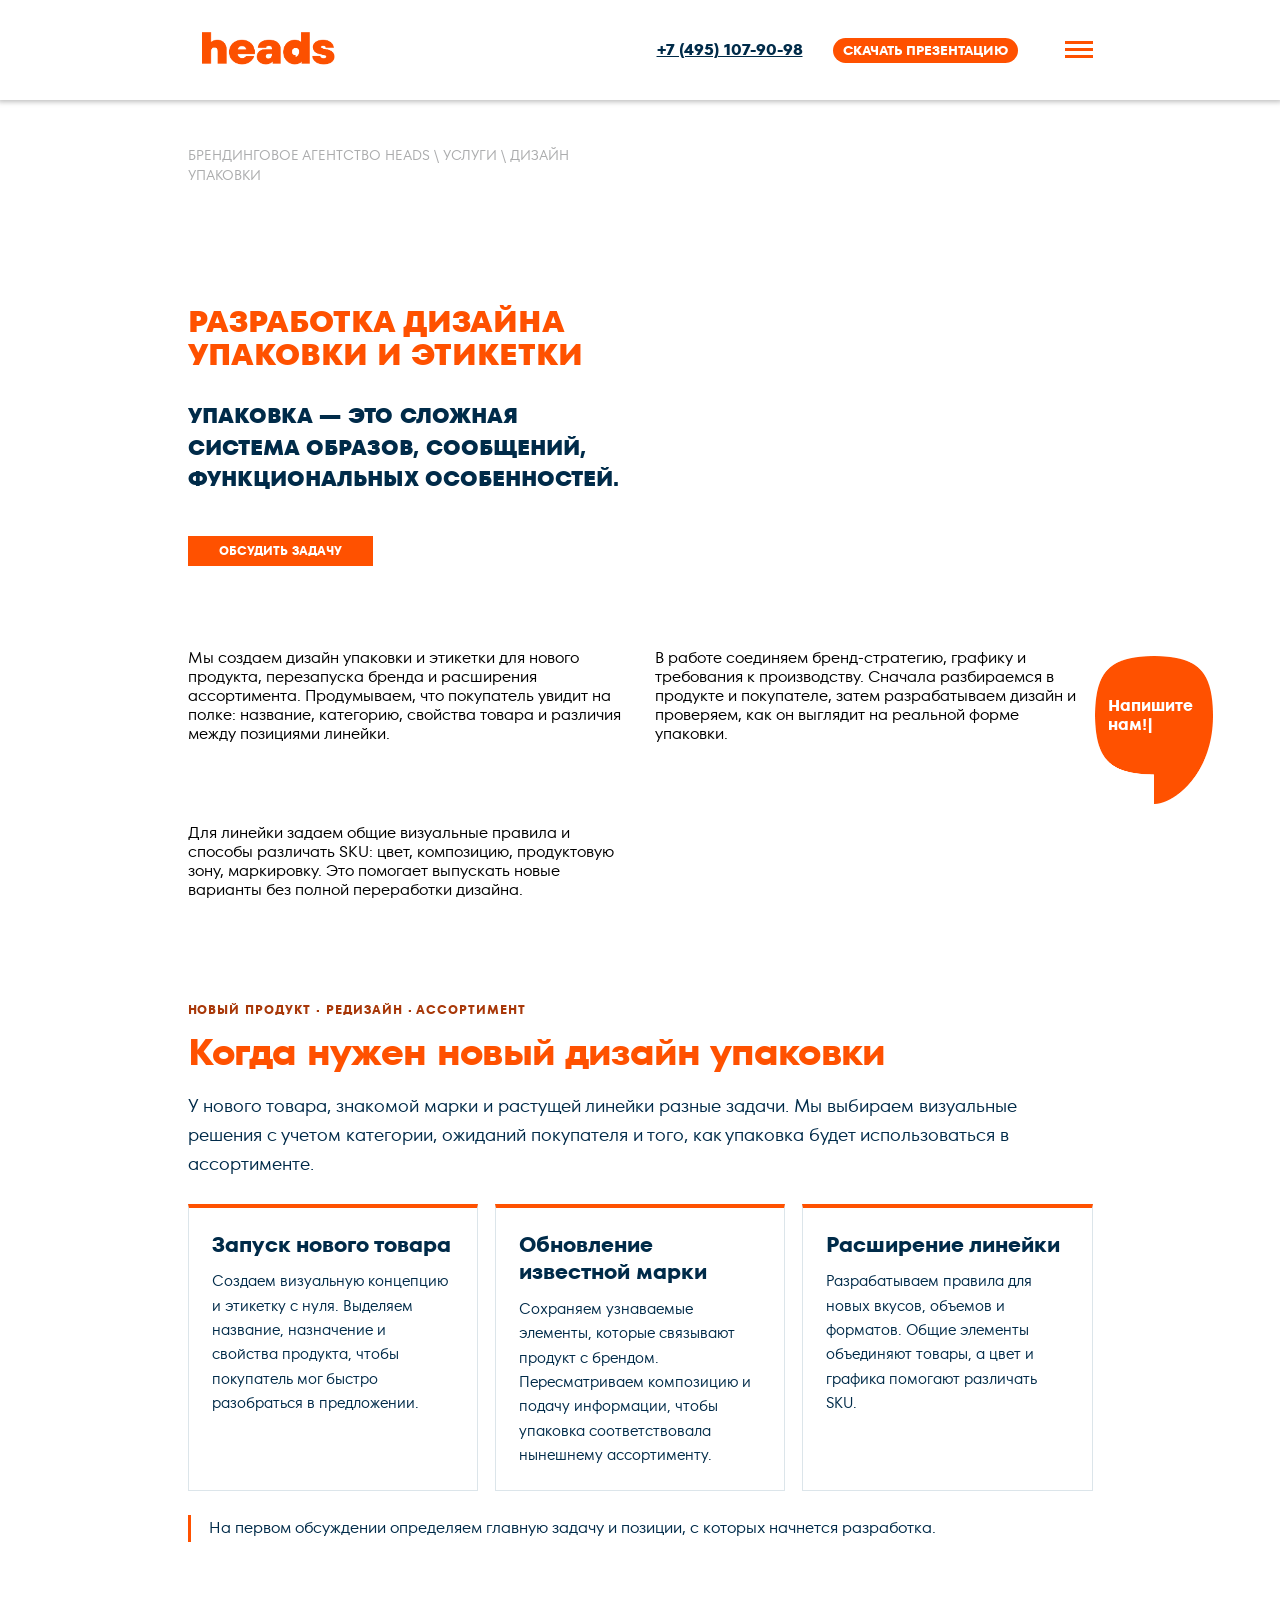
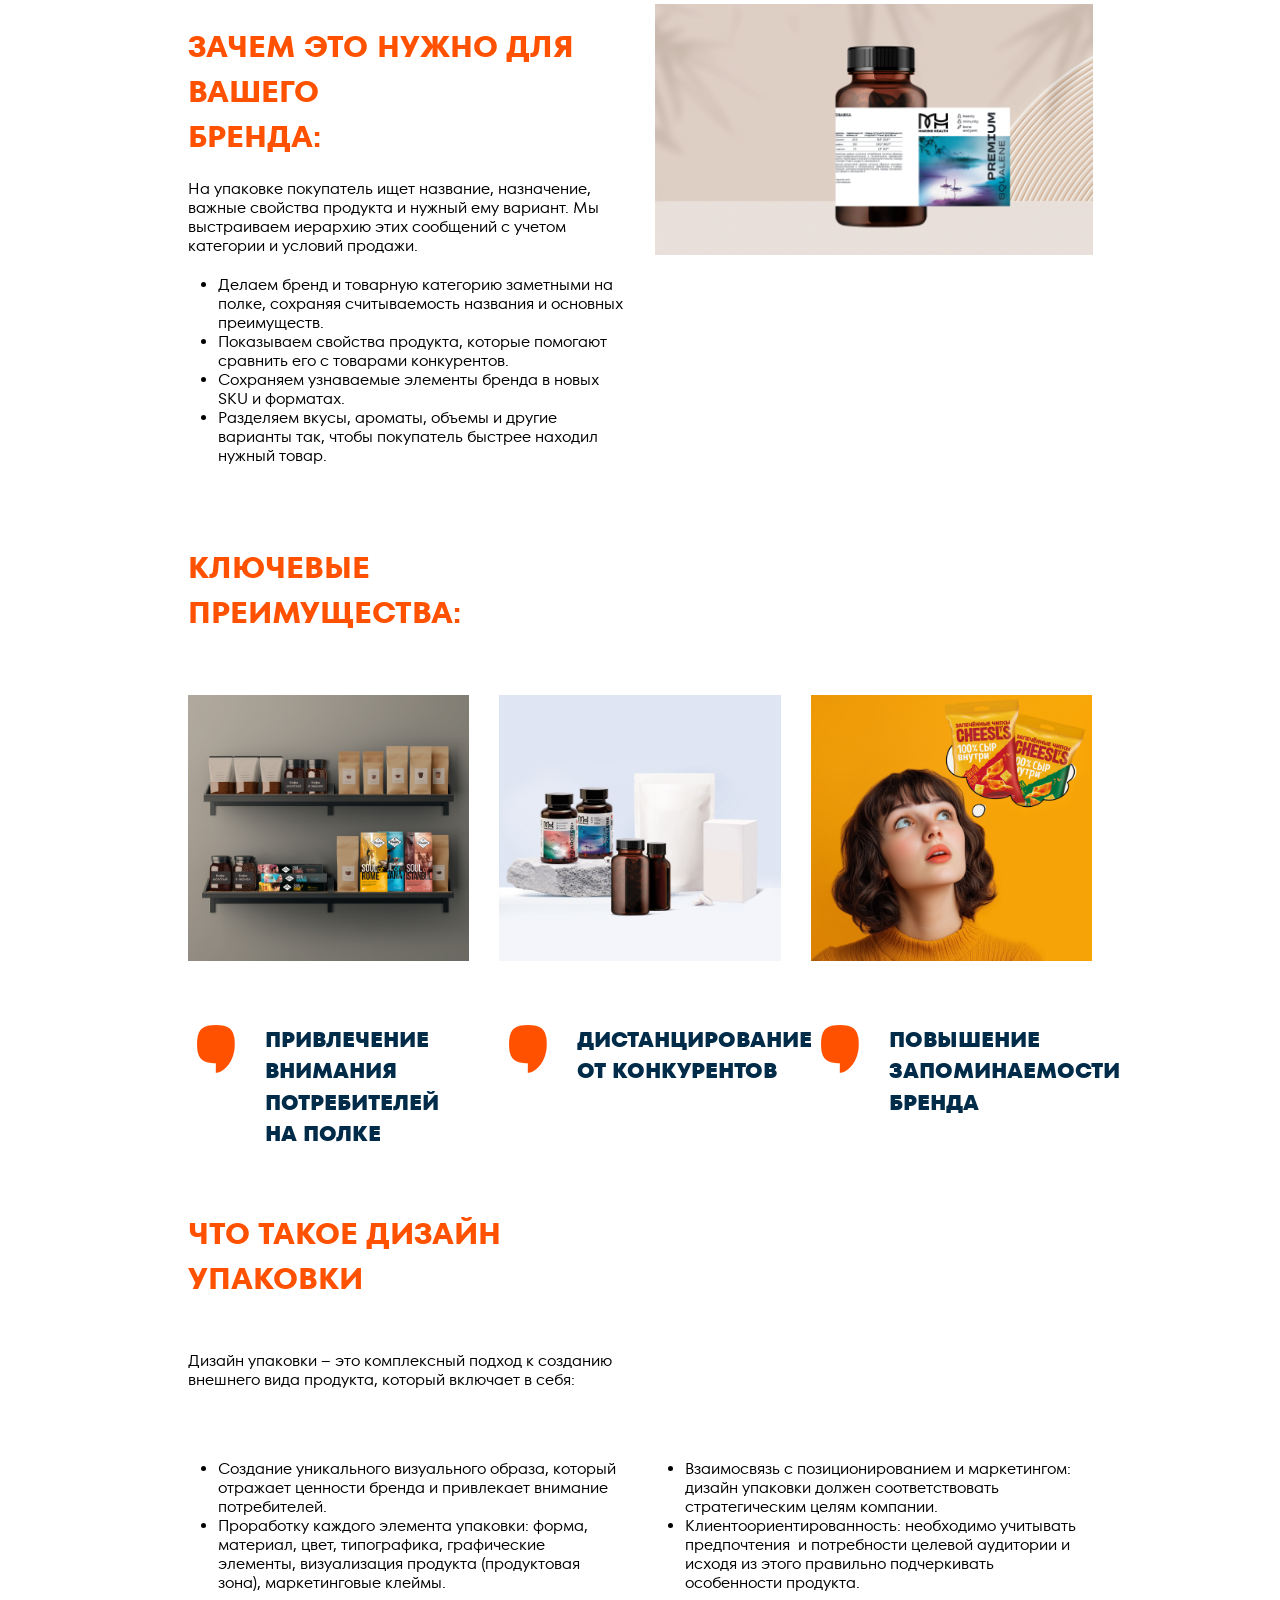
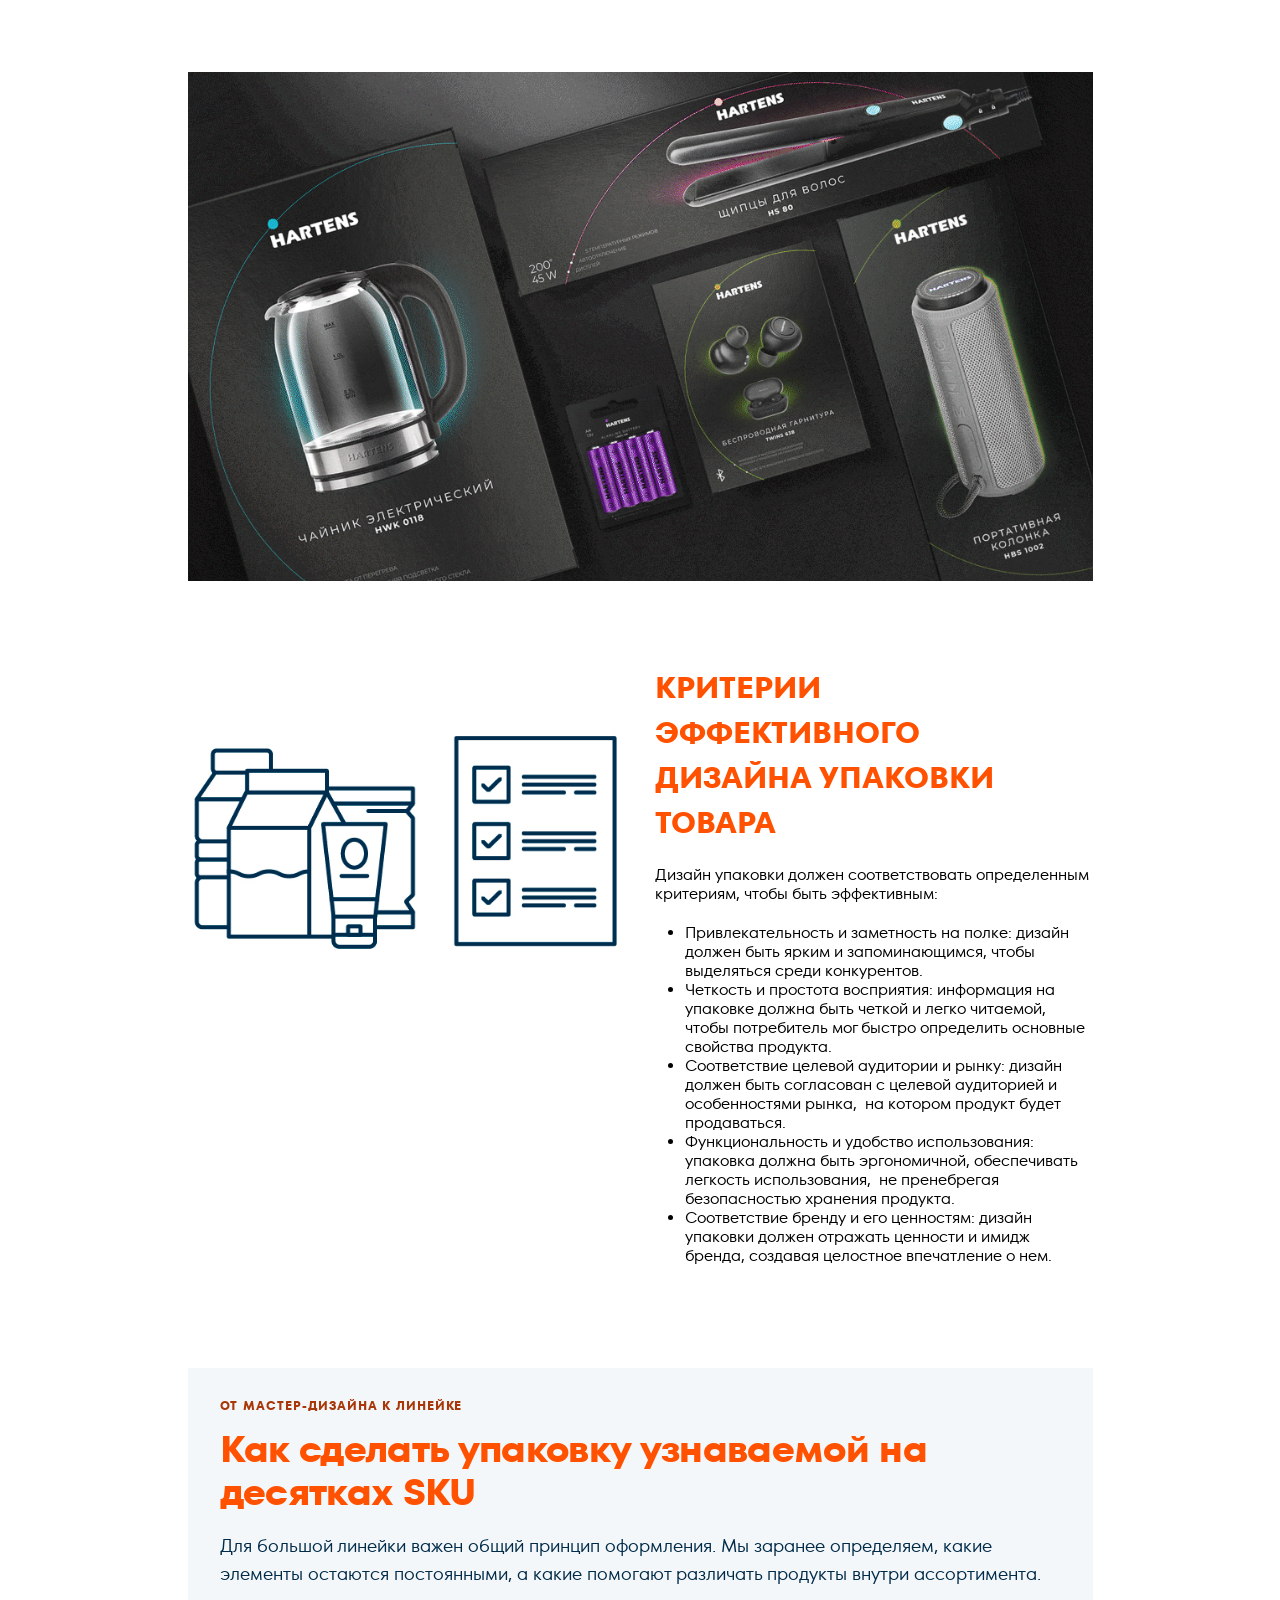
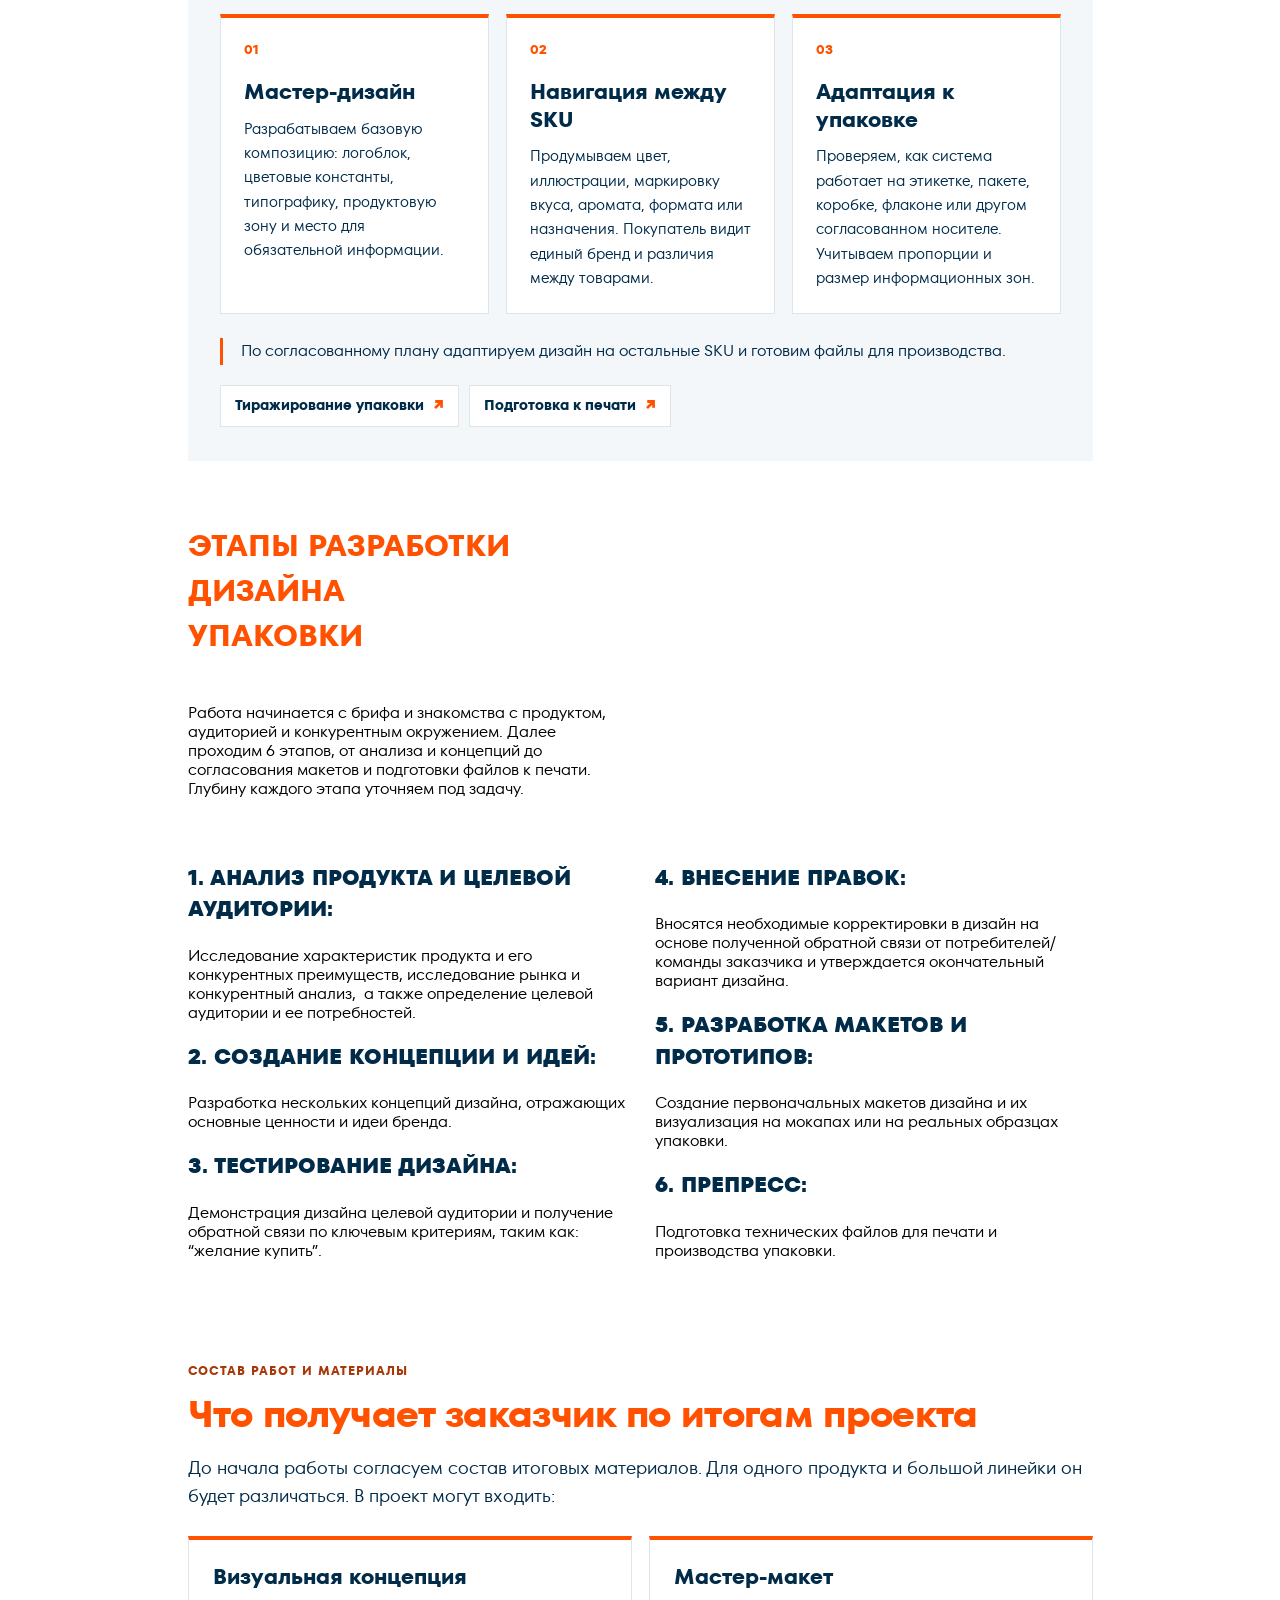
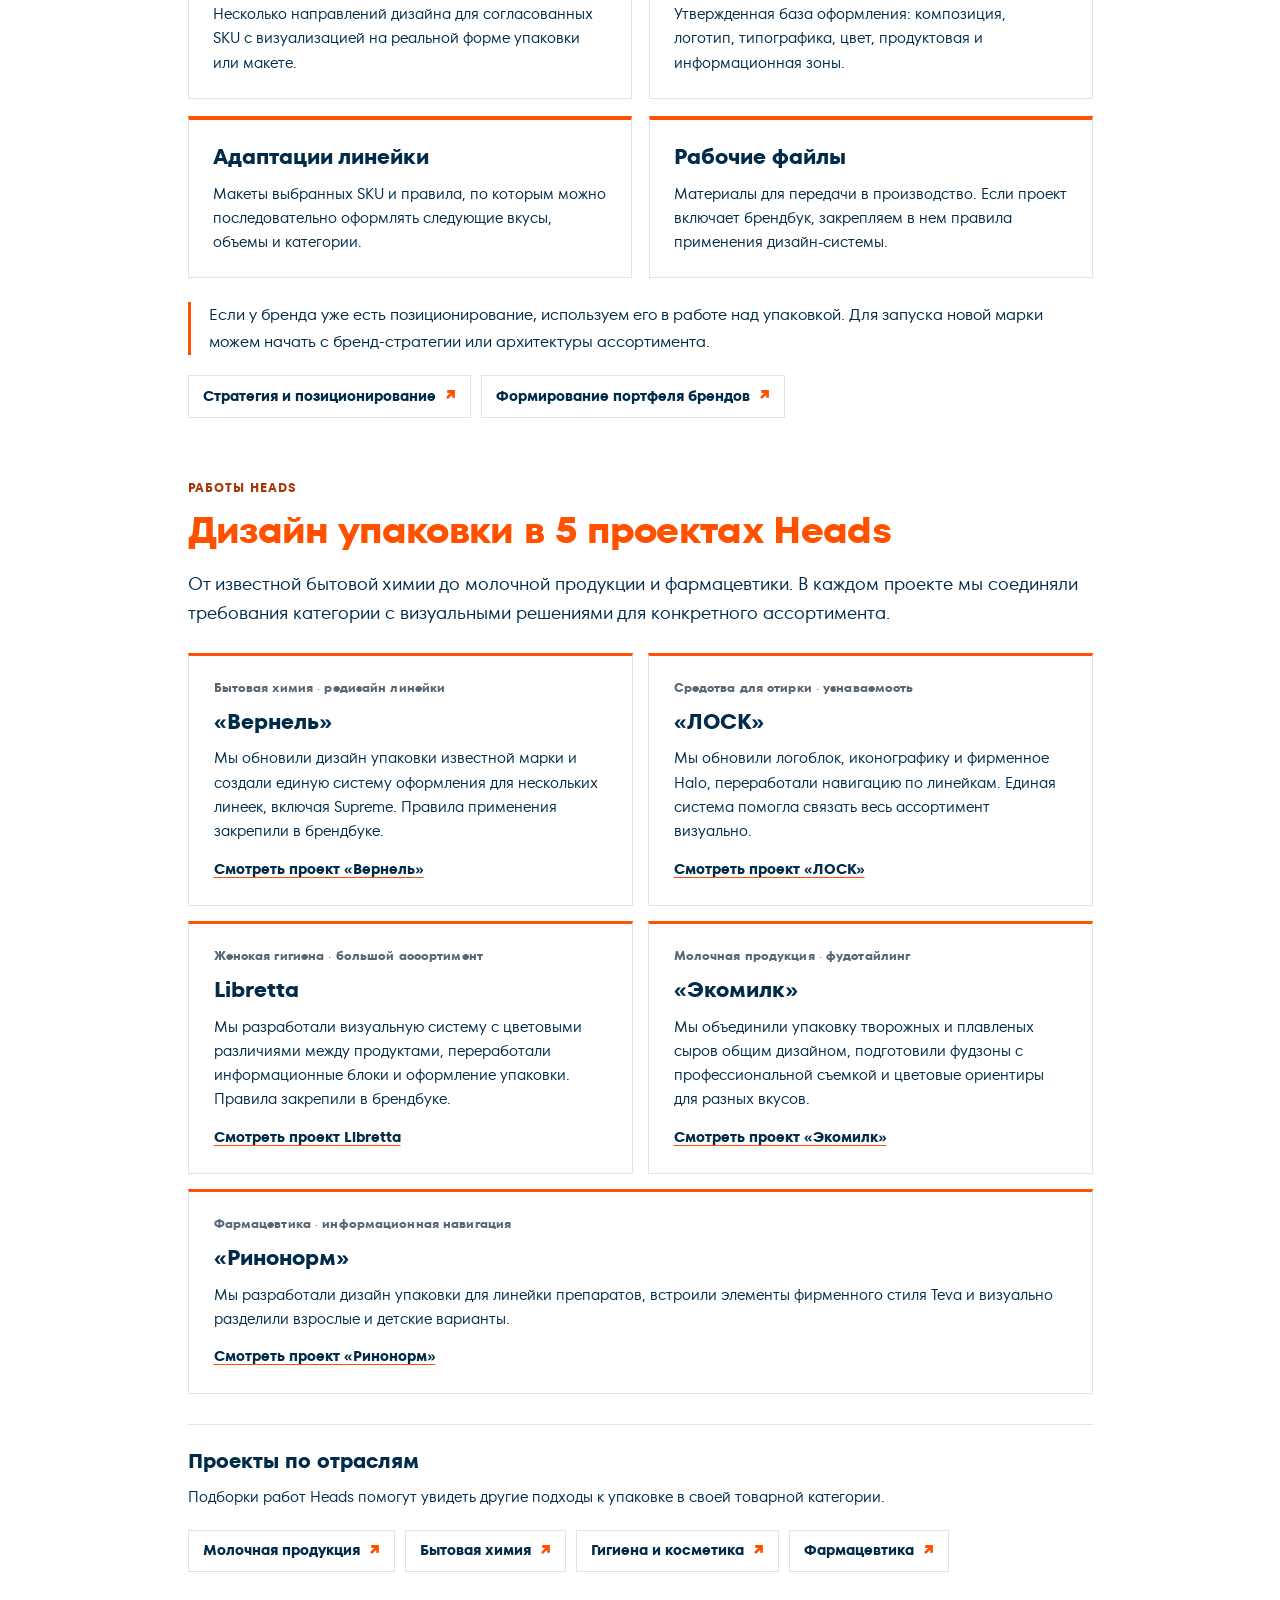
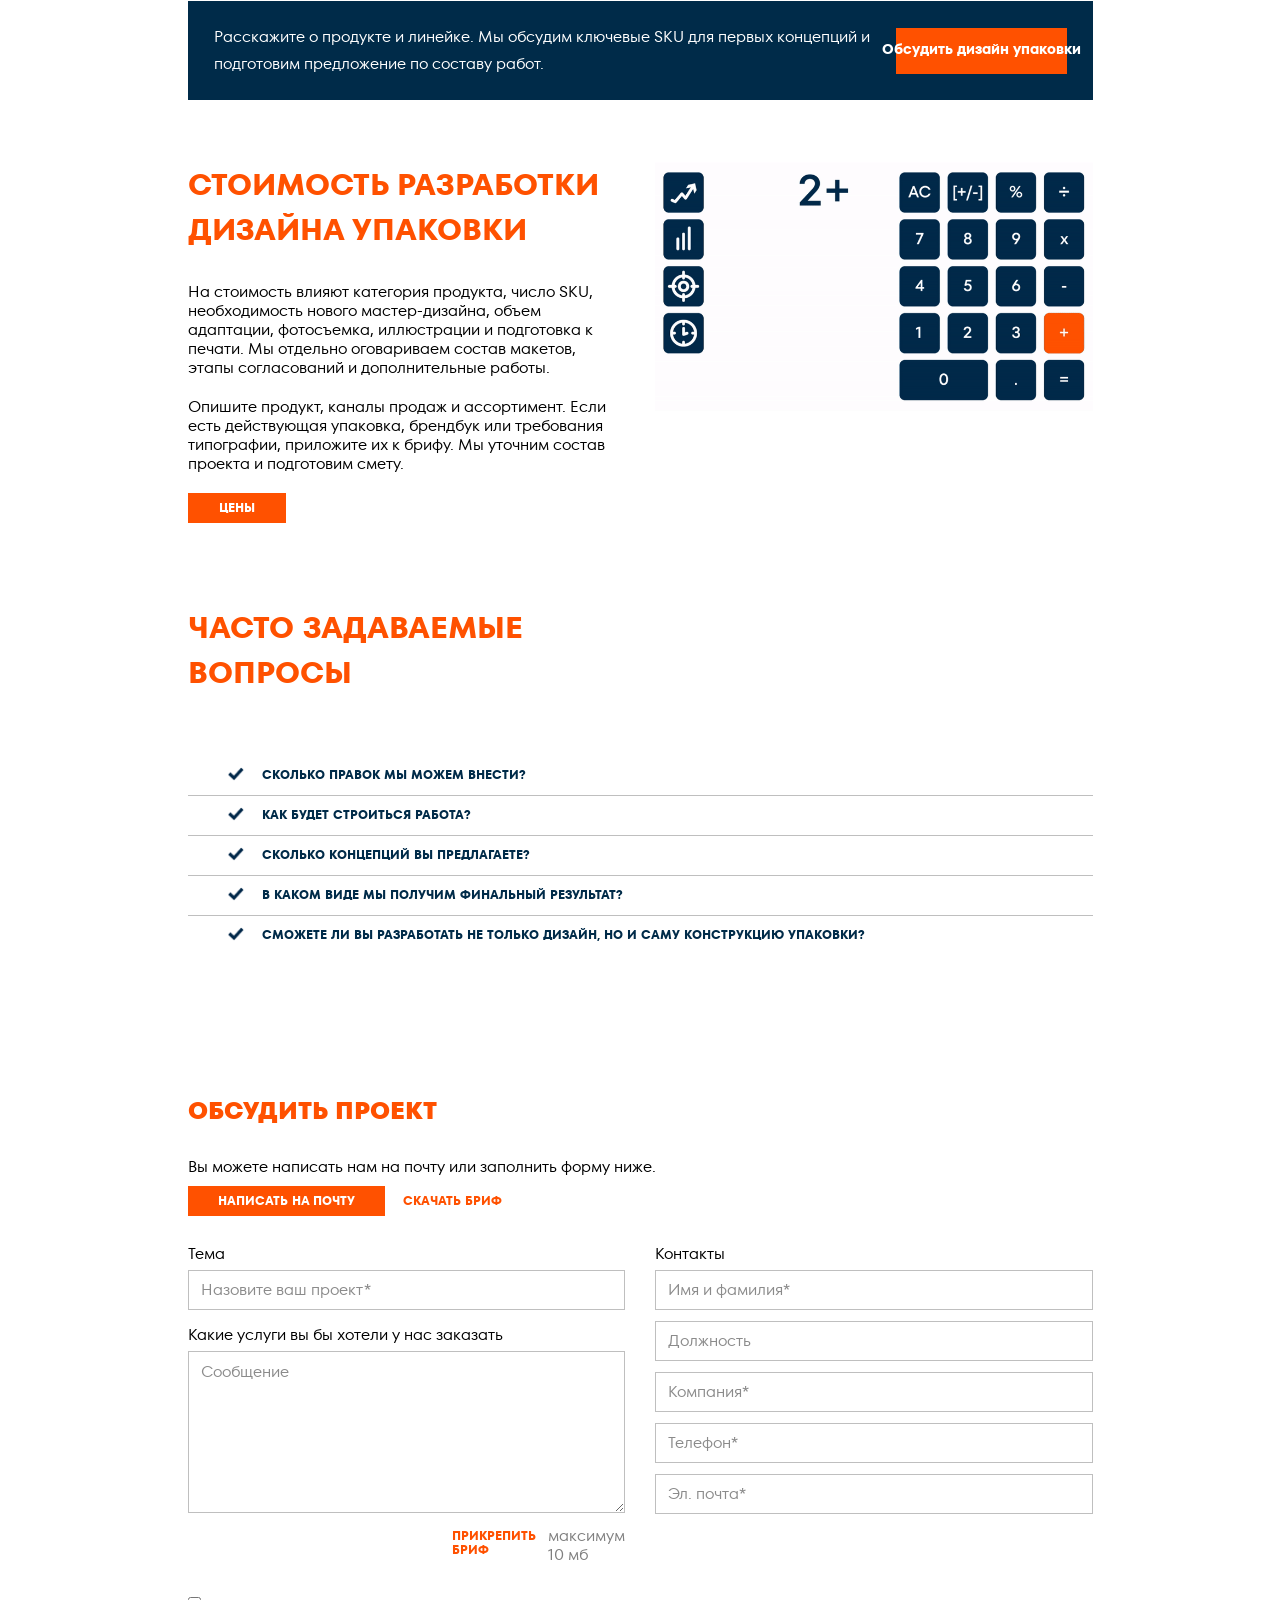
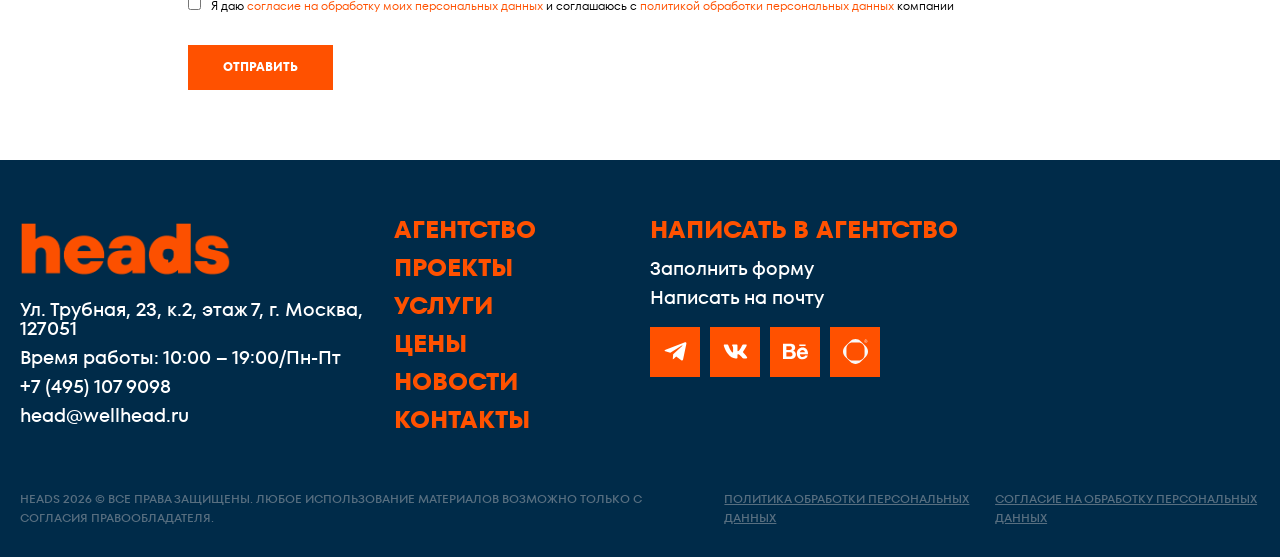
<file: dizajn-upakovki/index.html>
<!DOCTYPE html><html lang="ru-RU" itemscope="" itemtype="http://schema.org/WebPage"><head><meta http-equiv="Content-Security-Policy" content="default-src 'self'; img-src 'self' data:; font-src 'self' data:; style-src 'self' 'unsafe-inline'; script-src 'self' 'unsafe-inline'; connect-src 'none'; form-action 'none'; base-uri 'none'; frame-src https://marketing-tech.ru">
<meta charset="UTF-8">

<meta name="yandex-verification" content="97dc5896ee139fba">
<meta name="robots" content="noindex, nofollow, noarchive">
<meta name="viewport" content="width=device-width, initial-scale=1">
<meta http-equiv="X-UA-Compatible" content="IE=edge">


	<!-- This site is optimized with the Yoast SEO Premium plugin v26.1 (Yoast SEO v28.4) - https://yoast.com/product/yoast-seo-premium-wordpress/ -->
	<title data-heads-text-id="HEADS-S04-SEO-01">Дизайн упаковки и этикетки для FMCG, СТМ и линеек | Heads</title>
	<meta name="description" content="Heads разрабатывает дизайн упаковки, этикетки и дизайн-системы для SKU. Проекты «Вернель», «ЛОСК», Libretta, «Экомилк», «Ринонорм». Этапы работы и примеры." data-heads-text-id="HEADS-S04-SEO-02">
	<link rel="canonical" href="https://wellhead.ru/services/dizajn-upakovki/">
	<meta property="og:locale" content="ru_RU">
	<meta property="og:type" content="article">
	<meta property="og:title" content="Дизайн упаковки для брендов и продуктовых линеек | Heads" data-heads-text-id="HEADS-S04-SEO-03">
	<meta property="og:description" content="Дизайн упаковки для новых товаров и известных марок: мастер-дизайн, адаптация SKU и подготовка к печати. Примеры работ Heads в FMCG и фармацевтике." data-heads-text-id="HEADS-S04-SEO-04">
	<meta property="og:url" content="https://wellhead.ru/services/dizajn-upakovki/">
	<meta property="og:site_name" content="Брендинговое агентство Heads">
	<meta property="article:publisher" content="https://www.facebook.com/wellhead.agency/">
	<meta property="article:modified_time" content="2025-11-28T10:22:09+00:00">
	<meta property="og:image" content="https://wellhead.ru/wp-content/uploads/2025/10/HEADS_Wallpapper_01.jpg">
	<meta property="og:image:width" content="1920">
	<meta property="og:image:height" content="1080">
	<meta property="og:image:type" content="image/jpeg">
	<meta name="twitter:card" content="summary_large_image">
	<meta name="twitter:label1" content="Примерное время для чтения">
	<meta name="twitter:data1" content="17 минут">
	<script type="application/ld+json" class="yoast-schema-graph">{"@context":"https://schema.org","@graph":[{"@type":"WebPage","@id":"https://wellhead.ru/services/dizajn-upakovki/","url":"https://wellhead.ru/services/dizajn-upakovki/","name":"Дизайн упаковки и этикетки для FMCG, СТМ и линеек | Heads","isPartOf":{"@id":"https://wellhead.ru/#website"},"datePublished":"2024-11-21T10:59:20+00:00","dateModified":"2025-11-28T10:22:09+00:00","description":"Heads разрабатывает дизайн упаковки, этикетки и дизайн-системы для SKU. Проекты «Вернель», «ЛОСК», Libretta, «Экомилк», «Ринонорм». Этапы работы и примеры.","breadcrumb":{"@id":"https://wellhead.ru/services/dizajn-upakovki/#breadcrumb"},"inLanguage":"ru-RU","potentialAction":[{"@type":"ReadAction","target":["https://wellhead.ru/services/dizajn-upakovki/"]}],"mainEntity":{"@id":"https://wellhead.ru/services/dizajn-upakovki/#service"},"hasPart":[{"@id":"https://wellhead.ru/services/dizajn-upakovki/#faq"}]},{"@type":"BreadcrumbList","@id":"https://wellhead.ru/services/dizajn-upakovki/#breadcrumb","itemListElement":[{"@type":"ListItem","position":1,"name":"Брендинговое агентство Heads","item":"https://wellhead.ru/"},{"@type":"ListItem","position":2,"name":"Услуги","item":"https://wellhead.ru/services/"},{"@type":"ListItem","position":3,"name":"Дизайн упаковки"}]},{"@type":"WebSite","@id":"https://wellhead.ru/#website","url":"https://wellhead.ru/","name":"Брендинговое агентство Heads","description":"Брендинговое агентство Heads: мы создаем успешные бренды! Стратегическое планирование, маркетинговые исследования и позиционирование, разработка дизайна упаковки и этикетки.","publisher":{"@id":"https://wellhead.ru/#organization"},"alternateName":["Heads","Wellhead"],"potentialAction":[{"@type":"SearchAction","target":{"@type":"EntryPoint","urlTemplate":"https://wellhead.ru/?s={search_term_string}"},"query-input":{"@type":"PropertyValueSpecification","valueRequired":true,"valueName":"search_term_string"}}],"inLanguage":"ru-RU"},{"@type":"Organization","@id":"https://wellhead.ru/#organization","name":"Heads","alternateName":["Wellhead","WELLHEAD","Вэллхэд","Брендинговое агентство Heads","Брендинговое агентство Хэдс"],"url":"https://wellhead.ru/","logo":{"@type":"ImageObject","inLanguage":"ru-RU","@id":"https://wellhead.ru/#/schema/logo/image/","url":"https://wellhead.ru/wp-content/uploads/2026/10/logo-1.jpg","contentUrl":"https://wellhead.ru/wp-content/uploads/2026/10/logo-1.jpg","width":833,"height":833,"caption":"Брендинговое агентство Heads"},"image":{"@id":"https://wellhead.ru/#/schema/logo/image/"},"sameAs":["https://www.facebook.com/wellhead.agency/","https://t.me/heads_branding","https://vk.com/headseffectivebranding","https://www.behance.net/heads_branding","https://dprofile.ru/heads","https://www.sostav.ru/heads","https://marketing-tech.ru/companies/wellhead/","https://workspace.ru/contractors/heads/","https://ratingruneta.ru/agency-wellhead/","https://www.retail.ru/rbc/company/wellhead/","https://cmsmagazine.ru/agencies/wellhead/","https://ruward.ru/catalog/wellhead-ru/"],"legalName":"ООО «ВЭЛЛХЭД»","taxID":"7715766526","telephone":"+7-495-107-90-98","email":"head@wellhead.ru","address":{"@type":"PostalAddress","streetAddress":"ул. Трубная, д. 23, к. 2, этаж 7","addressLocality":"Москва","postalCode":"127051","addressCountry":"RU"},"contactPoint":{"@type":"ContactPoint","@id":"https://wellhead.ru/#contact","contactType":"Обсуждение проекта","telephone":"+7-495-107-90-98","email":"head@wellhead.ru","url":"https://wellhead.ru/contacts/","hoursAvailable":{"@type":"OpeningHoursSpecification","dayOfWeek":["https://schema.org/Monday","https://schema.org/Tuesday","https://schema.org/Wednesday","https://schema.org/Thursday","https://schema.org/Friday"],"opens":"10:00","closes":"19:00"}}},{"@type":"Service","@id":"https://wellhead.ru/services/dizajn-upakovki/#service","name":"Разработка дизайна упаковки и этикетки","serviceType":"Разработка дизайна упаковки и этикетки","url":"https://wellhead.ru/services/dizajn-upakovki/","provider":{"@id":"https://wellhead.ru/#organization"},"mainEntityOfPage":{"@id":"https://wellhead.ru/services/dizajn-upakovki/"},"description":"Разработка дизайна упаковки и этикетки для FMCG, СТМ и продуктовых линеек: визуальная концепция, мастер-дизайн, различия SKU, адаптация макетов и подготовка файлов к печати по согласованному составу работ."},{"@type":"FAQPage","@id":"https://wellhead.ru/services/dizajn-upakovki/#faq","isPartOf":{"@id":"https://wellhead.ru/services/dizajn-upakovki/"},"about":{"@id":"https://wellhead.ru/services/dizajn-upakovki/#service"},"mainEntity":[{"@type":"Question","@id":"https://wellhead.ru/services/dizajn-upakovki/#question-386d55e270","name":"Сколько правок мы можем внести?","acceptedAnswer":{"@type":"Answer","text":"Количество итераций правок мы проговариваем на старте проекта. Обычно их не более трех. По нашему опыту такого количества доработок хватает, чтобы внести все пожелания и согласовать финальный вариант. Если особенности принятия решений в вашей компании предполагают большее количество комментариев, то мы будем рады обсудить индивидуальный подход к этому этапу."}},{"@type":"Question","@id":"https://wellhead.ru/services/dizajn-upakovki/#question-ea747d958e","name":"Как будет строиться работа?","acceptedAnswer":{"@type":"Answer","text":"В первую очередь мы соберемся на большой брифинг, где обсудим ваше позиционирование, планы по развитию, конкурентное окружение и визуальные пожелания. Далее креативная команда, в состав которой входит арт-директор и не менее двух дизайнеров, начнет разработку концепций. После нескольких внутренних итераций, где команда проекта скрупулезно проверит соответствие разработанных дизайнов согласованному брифу, мы представим вам самые лучшие варианты, которые будем рады обсудить в ходе онлайн или личной встречи."}},{"@type":"Question","@id":"https://wellhead.ru/services/dizajn-upakovki/#question-3cb8a0d8ef","name":"Сколько концепций вы предлагаете?","acceptedAnswer":{"@type":"Answer","text":"Обычно мы разрабатываем не менее трех концепций дизайна, которые демонстрируем на примере 2-3 SKU. Количество SKU и вариантов концепций конкретно для вашей задачи мы сможем обсудить на этапе согласования сметы и дать свои рекомендации в зависимости от категории продуктов и ассортиментной линейки."}},{"@type":"Question","@id":"https://wellhead.ru/services/dizajn-upakovki/#question-8284fc5e56","name":"В каком виде мы получим финальный результат?","acceptedAnswer":{"@type":"Answer","text":"Концепции будут представлены в виде визуализации упаковки для тех SKU, которые мы обговорим на старте проекта. Финальные версии мы передадим в виде рабочих файлов подготовленных печати."}},{"@type":"Question","@id":"https://wellhead.ru/services/dizajn-upakovki/#question-751d0567f3","name":"Сможете ли вы разработать не только дизайн, но и саму конструкцию упаковки?","acceptedAnswer":{"@type":"Answer","text":"Да, это возможно. Сообщите нам, пожалуйста, если вам нужна помощь с разработкой формы упаковки."}}],"inLanguage":"ru-RU"}]}</script>
	<!-- / Yoast SEO Premium plugin. -->






<style id="wp-img-auto-sizes-contain-inline-css">
img:is([sizes=auto i],[sizes^="auto," i]){contain-intrinsic-size:3000px 1500px}
/*# sourceURL=wp-img-auto-sizes-contain-inline-css */
</style>
<link rel="stylesheet" id="font-awesome-css" href="../formirovanie-portfelja-brendov/assets/240ac6d552-font-awesome.min.css" media="all">
<link rel="stylesheet" id="js_composer_front-css" href="../formirovanie-portfelja-brendov/assets/c9c87c021b-js_composer.min.css" media="all">
<link rel="stylesheet" id="wp-block-library-css" href="../formirovanie-portfelja-brendov/assets/c0c5679948-style.min.css" media="all">
<style id="classic-theme-styles-inline-css">
/*! This file is auto-generated */
.wp-block-button__link{color:#fff;background-color:#32373c;border-radius:9999px;box-shadow:none;text-decoration:none;padding:calc(.667em + 2px) calc(1.333em + 2px);font-size:1.125em}.wp-block-file__button{background:#32373c;color:#fff;text-decoration:none}
/*# sourceURL=/wp-includes/css/classic-themes.min.css */
</style>





<style id="global-styles-inline-css">
:root{--wp--preset--aspect-ratio--square: 1;--wp--preset--aspect-ratio--4-3: 4/3;--wp--preset--aspect-ratio--3-4: 3/4;--wp--preset--aspect-ratio--3-2: 3/2;--wp--preset--aspect-ratio--2-3: 2/3;--wp--preset--aspect-ratio--16-9: 16/9;--wp--preset--aspect-ratio--9-16: 9/16;--wp--preset--color--black: #000000;--wp--preset--color--cyan-bluish-gray: #abb8c3;--wp--preset--color--white: #ffffff;--wp--preset--color--pale-pink: #f78da7;--wp--preset--color--vivid-red: #cf2e2e;--wp--preset--color--luminous-vivid-orange: #ff6900;--wp--preset--color--luminous-vivid-amber: #fcb900;--wp--preset--color--light-green-cyan: #7bdcb5;--wp--preset--color--vivid-green-cyan: #00d084;--wp--preset--color--pale-cyan-blue: #8ed1fc;--wp--preset--color--vivid-cyan-blue: #0693e3;--wp--preset--color--vivid-purple: #9b51e0;--wp--preset--gradient--vivid-cyan-blue-to-vivid-purple: linear-gradient(135deg,rgb(6,147,227) 0%,rgb(155,81,224) 100%);--wp--preset--gradient--light-green-cyan-to-vivid-green-cyan: linear-gradient(135deg,rgb(122,220,180) 0%,rgb(0,208,130) 100%);--wp--preset--gradient--luminous-vivid-amber-to-luminous-vivid-orange: linear-gradient(135deg,rgb(252,185,0) 0%,rgb(255,105,0) 100%);--wp--preset--gradient--luminous-vivid-orange-to-vivid-red: linear-gradient(135deg,rgb(255,105,0) 0%,rgb(207,46,46) 100%);--wp--preset--gradient--very-light-gray-to-cyan-bluish-gray: linear-gradient(135deg,rgb(238,238,238) 0%,rgb(169,184,195) 100%);--wp--preset--gradient--cool-to-warm-spectrum: linear-gradient(135deg,rgb(74,234,220) 0%,rgb(151,120,209) 20%,rgb(207,42,186) 40%,rgb(238,44,130) 60%,rgb(251,105,98) 80%,rgb(254,248,76) 100%);--wp--preset--gradient--blush-light-purple: linear-gradient(135deg,rgb(255,206,236) 0%,rgb(152,150,240) 100%);--wp--preset--gradient--blush-bordeaux: linear-gradient(135deg,rgb(254,205,165) 0%,rgb(254,45,45) 50%,rgb(107,0,62) 100%);--wp--preset--gradient--luminous-dusk: linear-gradient(135deg,rgb(255,203,112) 0%,rgb(199,81,192) 50%,rgb(65,88,208) 100%);--wp--preset--gradient--pale-ocean: linear-gradient(135deg,rgb(255,245,203) 0%,rgb(182,227,212) 50%,rgb(51,167,181) 100%);--wp--preset--gradient--electric-grass: linear-gradient(135deg,rgb(202,248,128) 0%,rgb(113,206,126) 100%);--wp--preset--gradient--midnight: linear-gradient(135deg,rgb(2,3,129) 0%,rgb(40,116,252) 100%);--wp--preset--font-size--small: 13px;--wp--preset--font-size--medium: 20px;--wp--preset--font-size--large: 36px;--wp--preset--font-size--x-large: 42px;--wp--preset--spacing--20: 0.44rem;--wp--preset--spacing--30: 0.67rem;--wp--preset--spacing--40: 1rem;--wp--preset--spacing--50: 1.5rem;--wp--preset--spacing--60: 2.25rem;--wp--preset--spacing--70: 3.38rem;--wp--preset--spacing--80: 5.06rem;--wp--preset--shadow--natural: 6px 6px 9px rgba(0, 0, 0, 0.2);--wp--preset--shadow--deep: 12px 12px 50px rgba(0, 0, 0, 0.4);--wp--preset--shadow--sharp: 6px 6px 0px rgba(0, 0, 0, 0.2);--wp--preset--shadow--outlined: 6px 6px 0px -3px rgb(255, 255, 255), 6px 6px rgb(0, 0, 0);--wp--preset--shadow--crisp: 6px 6px 0px rgb(0, 0, 0);}.wp-block-button{--wp--preset--dimension--25: 25%;--wp--preset--dimension--50: 50%;--wp--preset--dimension--75: 75%;--wp--preset--dimension--100: 100%;}:where(body) { margin: 0; }:where(.is-layout-flex){gap: 0.5em;}:where(.is-layout-grid){gap: 0.5em;}body .is-layout-flex{display: flex;}.is-layout-flex{flex-wrap: wrap;align-items: center;}.is-layout-flex > :is(*, div){margin: 0;}body .is-layout-grid{display: grid;}.is-layout-grid > :is(*, div){margin: 0;}body{padding-top: 0px;padding-right: 0px;padding-bottom: 0px;padding-left: 0px;}:root :where(.wp-element-button, .wp-block-button__link){background-color: #32373c;border-width: 0;color: #fff;font-family: inherit;font-size: inherit;font-style: inherit;font-weight: inherit;letter-spacing: inherit;line-height: inherit;padding-top: calc(0.667em + 2px);padding-right: calc(1.333em + 2px);padding-bottom: calc(0.667em + 2px);padding-left: calc(1.333em + 2px);text-decoration: none;text-transform: inherit;}.has-black-color{color: var(--wp--preset--color--black) !important;}.has-cyan-bluish-gray-color{color: var(--wp--preset--color--cyan-bluish-gray) !important;}.has-white-color{color: var(--wp--preset--color--white) !important;}.has-pale-pink-color{color: var(--wp--preset--color--pale-pink) !important;}.has-vivid-red-color{color: var(--wp--preset--color--vivid-red) !important;}.has-luminous-vivid-orange-color{color: var(--wp--preset--color--luminous-vivid-orange) !important;}.has-luminous-vivid-amber-color{color: var(--wp--preset--color--luminous-vivid-amber) !important;}.has-light-green-cyan-color{color: var(--wp--preset--color--light-green-cyan) !important;}.has-vivid-green-cyan-color{color: var(--wp--preset--color--vivid-green-cyan) !important;}.has-pale-cyan-blue-color{color: var(--wp--preset--color--pale-cyan-blue) !important;}.has-vivid-cyan-blue-color{color: var(--wp--preset--color--vivid-cyan-blue) !important;}.has-vivid-purple-color{color: var(--wp--preset--color--vivid-purple) !important;}.has-black-background-color{background-color: var(--wp--preset--color--black) !important;}.has-cyan-bluish-gray-background-color{background-color: var(--wp--preset--color--cyan-bluish-gray) !important;}.has-white-background-color{background-color: var(--wp--preset--color--white) !important;}.has-pale-pink-background-color{background-color: var(--wp--preset--color--pale-pink) !important;}.has-vivid-red-background-color{background-color: var(--wp--preset--color--vivid-red) !important;}.has-luminous-vivid-orange-background-color{background-color: var(--wp--preset--color--luminous-vivid-orange) !important;}.has-luminous-vivid-amber-background-color{background-color: var(--wp--preset--color--luminous-vivid-amber) !important;}.has-light-green-cyan-background-color{background-color: var(--wp--preset--color--light-green-cyan) !important;}.has-vivid-green-cyan-background-color{background-color: var(--wp--preset--color--vivid-green-cyan) !important;}.has-pale-cyan-blue-background-color{background-color: var(--wp--preset--color--pale-cyan-blue) !important;}.has-vivid-cyan-blue-background-color{background-color: var(--wp--preset--color--vivid-cyan-blue) !important;}.has-vivid-purple-background-color{background-color: var(--wp--preset--color--vivid-purple) !important;}.has-black-border-color{border-color: var(--wp--preset--color--black) !important;}.has-cyan-bluish-gray-border-color{border-color: var(--wp--preset--color--cyan-bluish-gray) !important;}.has-white-border-color{border-color: var(--wp--preset--color--white) !important;}.has-pale-pink-border-color{border-color: var(--wp--preset--color--pale-pink) !important;}.has-vivid-red-border-color{border-color: var(--wp--preset--color--vivid-red) !important;}.has-luminous-vivid-orange-border-color{border-color: var(--wp--preset--color--luminous-vivid-orange) !important;}.has-luminous-vivid-amber-border-color{border-color: var(--wp--preset--color--luminous-vivid-amber) !important;}.has-light-green-cyan-border-color{border-color: var(--wp--preset--color--light-green-cyan) !important;}.has-vivid-green-cyan-border-color{border-color: var(--wp--preset--color--vivid-green-cyan) !important;}.has-pale-cyan-blue-border-color{border-color: var(--wp--preset--color--pale-cyan-blue) !important;}.has-vivid-cyan-blue-border-color{border-color: var(--wp--preset--color--vivid-cyan-blue) !important;}.has-vivid-purple-border-color{border-color: var(--wp--preset--color--vivid-purple) !important;}.has-vivid-cyan-blue-to-vivid-purple-gradient-background{background: var(--wp--preset--gradient--vivid-cyan-blue-to-vivid-purple) !important;}.has-light-green-cyan-to-vivid-green-cyan-gradient-background{background: var(--wp--preset--gradient--light-green-cyan-to-vivid-green-cyan) !important;}.has-luminous-vivid-amber-to-luminous-vivid-orange-gradient-background{background: var(--wp--preset--gradient--luminous-vivid-amber-to-luminous-vivid-orange) !important;}.has-luminous-vivid-orange-to-vivid-red-gradient-background{background: var(--wp--preset--gradient--luminous-vivid-orange-to-vivid-red) !important;}.has-very-light-gray-to-cyan-bluish-gray-gradient-background{background: var(--wp--preset--gradient--very-light-gray-to-cyan-bluish-gray) !important;}.has-cool-to-warm-spectrum-gradient-background{background: var(--wp--preset--gradient--cool-to-warm-spectrum) !important;}.has-blush-light-purple-gradient-background{background: var(--wp--preset--gradient--blush-light-purple) !important;}.has-blush-bordeaux-gradient-background{background: var(--wp--preset--gradient--blush-bordeaux) !important;}.has-luminous-dusk-gradient-background{background: var(--wp--preset--gradient--luminous-dusk) !important;}.has-pale-ocean-gradient-background{background: var(--wp--preset--gradient--pale-ocean) !important;}.has-electric-grass-gradient-background{background: var(--wp--preset--gradient--electric-grass) !important;}.has-midnight-gradient-background{background: var(--wp--preset--gradient--midnight) !important;}.has-small-font-size{font-size: var(--wp--preset--font-size--small) !important;}.has-medium-font-size{font-size: var(--wp--preset--font-size--medium) !important;}.has-large-font-size{font-size: var(--wp--preset--font-size--large) !important;}.has-x-large-font-size{font-size: var(--wp--preset--font-size--x-large) !important;}
:root :where(.wp-block-icon svg){width: 24px;}
:where(.wp-block-gallery.is-layout-flex){gap: var( --wp--style--gallery-gap-default, var( --gallery-block--gutter-size, var( --wp--style--block-gap, 0.5em ) ) );}:where(.wp-block-gallery.is-layout-grid){gap: var( --wp--style--gallery-gap-default, var( --gallery-block--gutter-size, var( --wp--style--block-gap, 0.5em ) ) );}
:where(.wp-block-latest-posts.is-layout-flex){gap: 1.25em;}:where(.wp-block-latest-posts.is-layout-grid){gap: 1.25em;}
:where(.wp-block-post-template.is-layout-flex){gap: 1.25em;}:where(.wp-block-post-template.is-layout-grid){gap: 1.25em;}
:where(.wp-block-term-template.is-layout-flex){gap: 1.25em;}:where(.wp-block-term-template.is-layout-grid){gap: 1.25em;}
:where(.wp-block-columns.is-layout-flex){gap: 2em;}:where(.wp-block-columns.is-layout-grid){gap: 2em;}
:root :where(.wp-block-pullquote){font-size: 1.5em;line-height: 1.6;}
/*# sourceURL=global-styles-inline-css */
</style>






<link rel="stylesheet" id="parent-style-css" href="../formirovanie-portfelja-brendov/assets/8811af3e52-style.css" media="all">
<link rel="stylesheet" id="wpex-style-css" href="../formirovanie-portfelja-brendov/assets/471cb67d65-style.css" media="all">
<link rel="stylesheet" id="wpex-visual-composer-css" href="../formirovanie-portfelja-brendov/assets/392a72f583-wpex-visual-composer.css" media="all">

<link rel="stylesheet" id="elementor-frontend-css" href="../formirovanie-portfelja-brendov/assets/97b69ecc76-frontend.min.css" media="all">
<style id="elementor-frontend-inline-css">
.wpr-dc-hidden{display:none!important}.wpr-dc-fallback{margin:0;padding:0}
/*# sourceURL=elementor-frontend-inline-css */
</style>
<link rel="stylesheet" id="widget-image-css" href="../formirovanie-portfelja-brendov/assets/9ed25deedc-widget-image.min.css" media="all">
<link rel="stylesheet" id="widget-icon-list-css" href="../formirovanie-portfelja-brendov/assets/834468cde2-widget-icon-list.min.css" media="all">
<link rel="stylesheet" id="widget-social-icons-css" href="../formirovanie-portfelja-brendov/assets/ff03881ed3-widget-social-icons.min.css" media="all">
<link rel="stylesheet" id="e-apple-webkit-css" href="../formirovanie-portfelja-brendov/assets/cb2306155e-apple-webkit.min.css" media="all">
<link rel="stylesheet" id="widget-heading-css" href="../formirovanie-portfelja-brendov/assets/f047732dc6-widget-heading.min.css" media="all">
<link rel="stylesheet" id="widget-form-css" href="../formirovanie-portfelja-brendov/assets/1853000d44-widget-form.min.css" media="all">
<link rel="stylesheet" id="e-animation-fadeIn-css" href="../formirovanie-portfelja-brendov/assets/9ac29cede3-fadeIn.min.css" media="all">
<link rel="stylesheet" id="e-popup-css" href="../formirovanie-portfelja-brendov/assets/b632f5ed0f-popup.min.css" media="all">
<link rel="stylesheet" id="elementor-post-13077-css" href="../formirovanie-portfelja-brendov/assets/cd98d6263f-post-13077.css" media="all">
<link rel="stylesheet" id="elementor-post-15130-css" href="../formirovanie-portfelja-brendov/assets/259cc8d62e-post-15130.css" media="all">
<link rel="stylesheet" id="elementor-post-14570-css" href="../formirovanie-portfelja-brendov/assets/d2f0708144-post-14570.css" media="all">
<style id="elementor-pro-custom-fonts-inline-css">
@font-face {
	font-family: 'TT Fors';
	font-style: normal;
	font-weight: 300;
	font-display: auto;
	src: url("../strategija-i-pozicionirovanie/assets/e6bb172292-tt-fors-light-1.ttf") format('truetype');
}
@font-face {
	font-family: 'TT Fors';
	font-style: normal;
	font-weight: 400;
	font-display: auto;
	src: url("../strategija-i-pozicionirovanie/assets/f928a8c40e-tt-fors-regular-1.ttf") format('truetype');
}
@font-face {
	font-family: 'TT Fors';
	font-style: normal;
	font-weight: 500;
	font-display: auto;
	src: url("../strategija-i-pozicionirovanie/assets/31c48f3be0-tt-fors-medium-1.ttf") format('truetype');
}
@font-face {
	font-family: 'TT Fors';
	font-style: normal;
	font-weight: 600;
	font-display: auto;
	src: url("../strategija-i-pozicionirovanie/assets/b49ea6eb70-tt-fors-bold-1.ttf") format('truetype');
}
@font-face {
	font-family: 'TT Fors';
	font-style: normal;
	font-weight: 700;
	font-display: auto;
	src: url("../strategija-i-pozicionirovanie/assets/4cf8337a0e-tt-fors-black-1.ttf") format('truetype');
}

/*# sourceURL=elementor-pro-custom-fonts-inline-css */
</style>
<link rel="stylesheet" id="wpr-text-animations-css-css" href="../formirovanie-portfelja-brendov/assets/63b7ef2190-text-animations.min.css" media="all">
<link rel="stylesheet" id="wpr-addons-css-css" href="../formirovanie-portfelja-brendov/assets/1e5e542442-frontend.min.css" media="all">
<link rel="stylesheet" id="font-awesome-5-all-css" href="../formirovanie-portfelja-brendov/assets/c02319ec18-all.min.css" media="all">
<link rel="stylesheet" id="elementor-gf-roboto-css" href="../formirovanie-portfelja-brendov/assets/74d074b5db-google-fonts.css" media="all">
<link rel="stylesheet" id="elementor-gf-robotoslab-css" href="../formirovanie-portfelja-brendov/assets/362a59544b-google-fonts.css" media="all">
<script id="jquery-core-js" data-cfasync="false" src="../assets/3d823cce4e-jquery.min.js"></script>
<script id="jquery-migrate-js" data-cfasync="false" src="../assets/95f72fbd5e-jquery-migrate.min.js"></script>








<style></style><style>
                .lmp_load_more_button.br_lmp_button_settings .lmp_button:hover {
                    background-color: #002b49!important;
                    color: #ffffff!important;
                }
                .lmp_load_more_button.br_lmp_prev_settings .lmp_button:hover {
                    background-color: #9999ff!important;
                    color: #111111!important;
                }li.product.lazy, .berocket_lgv_additional_data.lazy{opacity:0;}</style>
	<!-- Retina Logo -->


<link rel="icon" href="../assets/36e62b999b-favicon-4.png" sizes="32x32"><link rel="shortcut icon" href="../assets/36e62b999b-favicon-4.png"><link rel="apple-touch-icon" href="../assets/36e62b999b-favicon-4.png" sizes="57x57"><link rel="apple-touch-icon" href="../assets/36e62b999b-favicon-4.png" sizes="76x76"><link rel="apple-touch-icon" href="../assets/36e62b999b-favicon-4.png" sizes="120x120"><link rel="apple-touch-icon" href="../assets/36e62b999b-favicon-4.png" sizes="114x114">

			<style>
				.e-con.e-parent:nth-of-type(n+4):not(.e-lazyloaded):not(.e-no-lazyload),
				.e-con.e-parent:nth-of-type(n+4):not(.e-lazyloaded):not(.e-no-lazyload) * {
					background-image: none !important;
				}
				@media screen and (max-height: 1024px) {
					.e-con.e-parent:nth-of-type(n+3):not(.e-lazyloaded):not(.e-no-lazyload),
					.e-con.e-parent:nth-of-type(n+3):not(.e-lazyloaded):not(.e-no-lazyload) * {
						background-image: none !important;
					}
				}
				@media screen and (max-height: 640px) {
					.e-con.e-parent:nth-of-type(n+2):not(.e-lazyloaded):not(.e-no-lazyload),
					.e-con.e-parent:nth-of-type(n+2):not(.e-lazyloaded):not(.e-no-lazyload) * {
						background-image: none !important;
					}
				}
			</style>

<style id="wp-custom-css">
.news-first img{position:relative !important}a:focus,a:hover,button:focus,a:hover,input:focus{outline:none}html{overflow-y:visible!important}#site-header{height:100px;box-shadow:0 0 5px 2px rgb(0 0 0 / 25%)}#site-header-inner{position:relative;display:flex;align-items:center;padding-left:60px;padding-right:60px;width:100%}#main{position:relative;max-width:1920px;margin:65px auto 0 auto;padding:0 60px}body.home #main,body.product-template-default.single-product #main{margin:0 auto}#main >.container,#main .page-header-inner{max-width:100%}#main{position:relative}#main .printTextOuter{width:100%;max-width:1480px;position:fixed;left:0;right:0;margin:0 auto;z-index:10;bottom:95px}#main .printTextOuter .printTextBlock{width:118px;height:149px;background:url("../assets/cd0ab36335-print-text-bg.png") no-repeat;background-size:100%;position:absolute;right:-59px;bottom:0;z-index:2;padding:40px 15px 20px 13px;transition:opacity ease-in-out .4s;animation:showDiv 2s forwards;opacity:0;text-decoration:none}#main .printTextOuter .printTextBlock:hover{text-decoration:none}#main .printTextBlock #printText{font-family:'TT Fors Bold';color:#fff;font-size:16px;line-height:18px}.typed-cursor{font-family:'TT Fors Bold';color:#fff;opacity:1;font-weight:400;animation:blink 0.7s infinite}@keyframes blink{0%{opacity:1}50%{opacity:0}100%{opacity:1}}#noTop{margin-top:-65px}body.product-template-default.single-product article.entry-content{margin-bottom:60px}body.archive.tax-product_cat article.entry-content{margin-bottom:40px}.woof_edit_view{display:none!important}header #site-logo{position:relative;z-index:5}header #mobile-menu{z-index:4;right:60px!important;height:16px!important;margin-top:-15px!important}#mobile-menu a{height:16px}.page-header{padding:0;background-color:rgba(247,247,247,0);border-top:0;border-bottom:0;margin:0 auto 35px}#top-bar ul.top-bar-menu a:hover{text-decoration:none}#mobile-menu .wpex-bars{width:28px;height:16px}#mobile-menu .wpex-bars >span{height:2.5px;width:28px}#mobile-menu .wpex-bars >span::before{height:2.5px;top:-7px;width:28px}#mobile-menu .wpex-bars >span::after{height:2.5px;bottom:-7px;width:28px}#mobile-menu .wpex-active .wpex-bars >span::before{width:28px;transform:rotatez(-45deg) translate(-4.95px,5px)}#mobile-menu .wpex-active .wpex-bars >span::after{width:28px;transform:rotatez(45deg) translate(-4.95px,-5px)}#top-bar-wrap{position:absolute;right:130px;z-index:3;box-sizing:border-box}#top-bar-wrap #top-bar{padding:0;width:100%;max-width:100%}#top-bar-content{width:100%}#top-bar-content ul.top-bar-menu{width:100%;margin-right:0!important;position:relative}#top-bar-wrap #top-bar .top-bar-menu li{margin-right:30px}#top-bar-wrap #top-bar .top-bar-menu li.current-menu-item a{transform:scale(1.36)}#top-bar-wrap #top-bar .top-bar-menu li.phoneLink.current-menu-item a,#top-bar-wrap #top-bar .top-bar-menu li#menu-item-14601.current-menu-item a{transform:scale(1)}#top-bar-content a{display:inline-block;transition:all ease-in-out 0.15s}#top-bar-wrap #top-bar .top-bar-menu li:last-child{margin-right:0}#top-bar-content a:hover{transform:scale(1.23)}#top-bar-content li.phoneLink a{font-size:16px;text-decoration:underline}#top-bar-content li#menu-item-14601 a{background-color:#FF5100;padding:5px 10px;border-radius:50px;color:#fff}#top-bar-content li.phoneLink a:hover{transform:scale(1);color:#FF5100;text-decoration:underline}#top-bar-content li#menu-item-14601 a:hover{transform:scale(1);cursor:pointer}.elementor-field-group .elementor-field-textual:focus{box-shadow:none}#top-bar-content .orange a,#top-bar-content .orange a:hover{color:#FF5100}#top-bar-content ul.top-bar-menu li.en{position:absolute;bottom:0;right:0;margin-right:0!important}#top-bar-content.hovered a{opacity:.5}#top-bar-content.hovered a.hoveredItem,#top-bar-content.hovered li.phoneLink a,#top-bar-content.hovered li#menu-item-14601 a{opacity:1}#menu-ssylki-v-shapke{display:flex;align-items:center}.wpex-row.gap-5{margin-left:-3px;margin-right:-3px}.wpex-row.gap-5 >.col,.wpex-row.gap-5 >.nr-col{padding-left:3px;padding-right:3px;margin-bottom:6px}body.home main#main >header.page-header,body.home header.page-header h1.page-header-title,body.page-id-5023 h1.page-header-title{display:none}#main-top-column >.wpb_column >.vc_column-inner >.wpb_wrapper{position:relative}#main-top-column >.wpb_column >.vc_column-inner >.wpb_wrapper .play-video{position:absolute;left:-100px;bottom:100px;-moz-transform:rotate(-90deg);-ms-transform:rotate(-90deg);-webkit-transform:rotate(-90deg);-o-transform:rotate(-90deg);transform:rotate(-90deg)}#main-top-column >.wpb_column >.vc_column-inner >.wpb_wrapper .play-video span{position:relative;display:block;text-transform:uppercase;font-size:14px;color:#585858;font-weight:400;text-decoration:none;padding-left:55px;padding-top:7px;cursor:pointer}#main-top-column >.wpb_column >.vc_column-inner >.wpb_wrapper .play-video span:hover{text-decoration:none}#main-top-column >.wpb_column >.vc_column-inner >.wpb_wrapper .play-video span:before{content:'';display:block;width:37px;height:37px;border-radius:50px;background:#c4c4c4 url("../assets/1351381d26-play-video-arrow.png") no-repeat;background-size:7px 10px;background-position:center center;top:0;left:0;transition:background ease-in-out .4s;position:absolute;top:0;left:0;-moz-transform:rotate(90deg);-ms-transform:rotate(90deg);-webkit-transform:rotate(90deg);-o-transform:rotate(90deg);transform:rotate(90deg)}#main-top-column >.wpb_column >.vc_column-inner >.wpb_wrapper .play-video span:hover:before{background:#969696 url("../assets/1351381d26-play-video-arrow.png") no-repeat;background-size:7px 10px;background-position:center center;-moz-transform:rotate(90deg);-ms-transform:rotate(90deg);-webkit-transform:rotate(90deg);-o-transform:rotate(90deg);transform:rotate(90deg)}.main-logo .vcex-image-inner img{max-width:100%}.post-type-archive article{position:relative;margin-bottom:75px}.vc_row-o-equal-height.hidden{display:none}.woof_submit_search_form_container.footer{display:table;width:100%;position:relative;top:0;left:auto}.woof_submit_search_form_container.footer button{float:right;background:#ef7d00;color:#fff;text-transform:uppercase;font-size:17px;font-weight:500;padding:0 25px;height:48px;display:flex!important;align-items:center;transition:background ease-in-out .4s;border-radius:0}.woof_submit_search_form_container.footer button:hover{background:#585858;color:#fff}#sidr-main{/* width:40%;*/transition:right 0.65s ease 0s!important;top:100px;height:auto;padding-bottom:0;box-shadow:none;background-color:rgb(0 43 73 / 0)}/*#sidr-main.right{right:-40%}*/body.sidr-main-open #sidr-main.right{box-shadow:0 0 5px 2px rgb(0 0 0 / 25%)}#sidr-main .sidr-class-wpex-close{display:none}#sidr-main .sidr-inner,#sidr-main .sidr-inner >div{height:100%}#sidr-main .sidr-inner ul.sidr-class-dropdown-menu{padding:38px 20px 32px 55px;height:100%;position:relative}#sidr-main .sidr-class-new-clients{margin-top:30px}.sidr-class-dropdown-menu >li:first-child{border-top:0}.sidr-class-dropdown-menu li{border-bottom:0;display:flex;position:relative;flex-direction:row;text-align:center}.sidr-class-dropdown-menu li a{display:flex;padding:13px 0;position:relative;text-align:center;width:260px}.sidr-class-dropdown-menu li a:hover{width:260px;transform:scale(1.23) translate(24px,0)}.sidr-class-dropdown-menu li.sidr-class-current_page_item a{color:#fff;transform:scale(1) translate(0,0)}.wpex-sidr-overlay{background:rgba(0,0,0,0)}#sidr-main .sidr-inner ul.sidr-class-dropdown-menu li.facebook{position:absolute;left:80px;bottom:60px}#sidr-main .sidr-inner ul.sidr-class-dropdown-menu li.facebook a{padding:0;text-indent:-9999px;width:26px;height:26px;background:url("../assets/6c3a43a970-fb-menu-icon.png") no-repeat;background-size:100%;background-position:0 0;transition:none}#sidr-main .sidr-inner ul.sidr-class-dropdown-menu li.facebook a:hover:before,#sidr-main .sidr-inner ul.sidr-class-dropdown-menu li.sidr-class-instagram a:hover:before{display:none}#sidr-main .sidr-inner ul.sidr-class-dropdown-menu li.facebook a:hover,#sidr-main .sidr-inner ul.sidr-class-dropdown-menu li.sidr-class-instagram a:hover{background-position:0 -26px}#sidr-main .sidr-inner ul.sidr-class-dropdown-menu li.sidr-class-instagram{position:absolute;left:118px;bottom:60px}#sidr-main .sidr-inner ul.sidr-class-dropdown-menu li.sidr-class-instagram a{padding:0;text-indent:-9999px;width:26px;height:26px;background:url("../assets/ad7306a58f-insta-menu-icon.png") no-repeat;background-size:100%;background-position:0 0;transition:none}article#single-blocks .single-page-header h1{font-size:45px}.woof.woof_sid.woof_sid_auto_shortcode{background:none;-webkit-border-radius:0;-moz-border-radius:0;border-radius:0;-moz-box-shadow:none;-webkit-box-shadow:none;box-shadow:none;padding:0;border:0;position:relative;display:table;width:100%;margin-bottom:30px}.woof_sid_auto_shortcode .woof_container_inner{padding-left:0}.woof_container_product_tag{width:100%!important}.woof_container_product_tag ul.woof_list.woof_list_radio{display:flex}.woof_container_product_tag ul.woof_list.woof_list_radio li input{display:none}.woof_container_product_tag ul.woof_list.woof_list_radio li{position:relative;margin:0 11px 0 0!important;padding:0!important}.woof_container_product_tag ul.woof_list.woof_list_radio li:last-child{margin-right:0!important}.woof_container_product_tag ul.woof_list.woof_list_radio li label.woof_radio_label{position:relative;background:#FF5100;color:#fff;font-family:'TT Fors Bold';text-transform:uppercase;font-size:12px;padding:4px 33px;display:flex!important;align-items:center;justify-content:center;height:30px;transition:background ease-in-out .4s;margin-left:0;z-index:1}.woof_container_product_tag ul.woof_list.woof_list_radio li:hover label.woof_radio_label,.woof_container_product_tag ul.woof_list.woof_list_radio li label.woof_radio_label.woof_radio_label_selected{background:#002B49;font-weight:400}.woof_container_product_tag ul.woof_list.woof_list_radio li a{position:absolute;top:0;left:0;z-index:2;width:100%;height:100%}.woof_container_product_tag ul.woof_list.woof_list_radio li a img{display:none!important}.woof_container_product_tag ul.woof_list.woof_list_radio li a.woof_radio_term_reset.woof_radio_term_reset_visible{display:none!important}.woof_container_product_tag .woof_block_html_items{display:flex;justify-content:space-between}select.woof_select.woof_select_product_cat,select.woof_select.woof_select_pa_competencies{display:none}.woof.woof_sid.woof_sid_auto_shortcode .all-projects{position:absolute;top:0;right:0;z-index:1}.woof.woof_sid.woof_sid_auto_shortcode .all-projects a{background:#ef7d00;color:#fff;text-transform:uppercase;font-size:14px;font-weight:500;padding:0 25px;height:46px;display:flex!important;align-items:center;transition:background ease-in-out .4s;text-decoration:none}.woof.woof_sid.woof_sid_auto_shortcode .all-projects a:hover{background:#969696}.woof_submit_search_form_container{margin:0}.woof_sid_auto_shortcode >.woof_redraw_zone >.woof_submit_search_form_container .woof_submit_search_form{display:none!important}button.woof_reset_search_form{background-color:rgba(239,125,0,0);font-family:'TT Fors Bold';font-weight:400!important;font-size:12px;text-transform:uppercase;color:#FF5100;height:30px;padding:4px 0}button.woof_reset_search_form:hover{background-color:rgba(239,125,0,0);color:#002B49}.woof_redraw_zone{position:relative;display:flex;flex-direction:column;align-items:flex-start}.woof_redraw_zone .woof_section_tab_label{display:block!important;margin-bottom:15px!important}.woof_redraw_zone .woof_section_tab{background:#002B49!important;padding:30px!important;display:none;height:auto!important}.woof_redraw_zone .woof_section_tab.opened{display:flex!important;flex-wrap:wrap}.woof_redraw_zone .woof_section_tab h4{margin:0 0 13px 0;color:#fff;font-family:'TT Fors Bold';font-size:12px}.woof_redraw_zone .woof_section_tab dt{display:none}.woof_redraw_zone .woof_section_tab dd .woof_list_checkbox{display:grid!important;grid-template-columns:repeat(2,1fr);grid-auto-rows:minmax(10px,30px);position:relative;overflow:visible;max-height:100%!important;background:none;min-height:400px;z-index:1}.woof_redraw_zone .woof_section_tab.opened{display:flex!important;height:auto!important;margin-bottom:20px}.woof_redraw_zone .woof_section_tab .woof_container_product_cat,.woof_redraw_zone .woof_section_tab .woof_container_pa_competencies{width:50%;float:none;flex-wrap:wrap;padding-bottom:0}.woof_redraw_zone .woof_section_tab dd .woof_list_checkbox li{display:grid;grid-template-columns:14px 1fr;margin:0 0 10px 0!important;padding:0 10px 0 0!important}.woof_redraw_zone .woof_section_tab dd .woof_list_checkbox li .woof_checkbox_label{padding:0 0 0 8px;margin-left:0;text-transform:uppercase;font-family:'TT Fors Bold';color:#FF5100;font-size:12px;line-height:15px;font-weight:400}.woof_redraw_zone .woof_section_tab dd .woof_list_checkbox li input[type="checkbox"]{position:relative;-webkit-appearance:none;appearance:none;background-color:rgb(255 255 255 / 0);margin:0;width:14px;height:14px;border:2px solid #FF5100;cursor:pointer;border-radius:0!important}.woof_redraw_zone .woof_section_tab dd .woof_list_checkbox li input[type="checkbox"]::before{content:'';display:block;width:16px;height:15px;background:url("../assets/e6eecf7e84-checked-icon.png") no-repeat;background-size:100%;position:absolute;top:-4px;left:-1px;opacity:0;transition:opacity ease-in-out .3s}.woof_redraw_zone .woof_section_tab dd .woof_list_checkbox li input[type="checkbox"]:checked::before{opacity:1}.woof_redraw_zone .woof_section_tab .innerButtons{display:flex;align-items:center}.woof_redraw_zone .woof_section_tab .innerButtons .woof_submit_search_form,.woof_redraw_zone .woof_section_tab .innerButtons .reset a,.orangeButton a,.wpcf7 form :is(#new-clients,#new-clients-mobile) div.submit input[type="submit"]{display:flex;align-items:center;justify-content:center;border-radius:0;text-transform:uppercase;font-size:12px!important;line-height:12px!important;font-family:'TT Fors Bold';height:30px;padding:3px 29px;margin-right:40px}.woof_redraw_zone .woof_section_tab .innerButtons .woof_submit_search_form:hover{background:#fff;color:#002B49}.orangeButton{margin-bottom:15px}.orangeButton a{display:flex!important;padding:3px 24px!important;margin-right:0}.orangeButton a:hover{background:#fff!important;color:#002B49!important}.orangeButton.outerBtn a:hover,.wpcf7 form :is(#new-clients,#new-clients-mobile) div.submit input[type="submit"]:hover{background:#002B49!important;color:#fff!important}.orangeButton.outerBtn.big a{height:43px;padding:3px 29px!important}.wpcf7 form :is(#new-clients,#new-clients-mobile) div.submit input[type="submit"]{margin:30px 0 20px;height:45px;padding:3px 35px!important}.orangeButton.outerBtn.big{margin-bottom:0}.wpcf7 form.invalid .wpcf7-response-output,.wpcf7 form.unaccepted .wpcf7-response-output,.wpcf7 form.payment-required .wpcf7-response-output{border-color:#fe5200!important;border-width:1px;padding:10px 20px;color:#fe5200;text-transform:uppercase;font-family:'TT Fors Bold';font-size:12px;text-align:center}.woof_redraw_zone .woof_section_tab .innerButtons .reset a{padding:3px 0;color:#fff;margin-right:0;text-decoration:none}.woof_redraw_zone .woof_section_tab .innerButtons .reset a:hover{text-decoration:none;color:#FF5100}.woof_redraw_zone >.woof_submit_search_form_container >.reset a{text-decoration:none;display:flex;align-items:center;justify-content:center;font-family:'TT Fors Bold';font-size:12px;color:#FF5100;text-transform:uppercase;height:30px;padding:4px 34px}.woof_redraw_zone >.woof_submit_search_form_container >.woof_reset_search_form{padding:4px 34px}.woof_redraw_zone >.woof_submit_search_form_container >.reset a:hover{color:#002B49}.woof_redraw_zone .selectedFilters{display:flex}.woof_redraw_zone .selectedFilters .byCat,.woof_redraw_zone .selectedFilters .byComp{padding:0 34px 20px 34px}.woof_redraw_zone .selectedFilters .byCat{padding-right:80px}.woof_redraw_zone .selectedFilters .filterTitle{font-family:'TT Fors Bold';font-size:12px;color:#FF5100;text-transform:uppercase;margin-bottom:6px}.woof_redraw_zone .selectedFilters ul{margin:0}.woof_redraw_zone .selectedFilters ul li{list-style:none}.woof_redraw_zone .selectedFilters ul li a{text-decoration:none}.woof_redraw_zone .selectedFilters ul li a:hover{text-decoration:none}.woof_redraw_zone .selectedFilters ul li span{text-transform:uppercase;font-family:'TT Fors Bold';font-size:12px;line-height:14px;color:#002B49}.woof_redraw_zone >input[type="checkbox"]{display:none!important}.woof_redraw_zone label.woof_section_tab_label{margin-right:0!important;display:flex!important;align-items:center;float:none!important;border:0!important;background:none!important;width:auto!important;font-family:'TT Fors Bold';font-size:12px;color:#FF5100;text-transform:uppercase;height:30px;padding:4px 34px!important}.woof_redraw_zone input[name="woof_section_tabs"]:checked + label.woof_section_tab_label{font-weight:400!important}.woof_redraw_zone label.woof_section_tab_label:hover{color:#002B49}.woof_redraw_zone label.woof_section_tab_label span{margin-left:10px;text-indent:-9999px;width:15px;height:10px;background:url("../assets/0a00890e67-filter-arrow.png") no-repeat;background-size:100%;background-position:0 0 }.woof_redraw_zone label.woof_section_tab_label:hover span{background-position:0 -10px}.woof_redraw_zone input[name="woof_section_tabs"]:checked + label.woof_section_tab_label span{transform:rotate(180deg)!important}.chosen-container-single .chosen-single{border:0;border-radius:0;background-color:rgba(255,255,255,0);background:none;box-shadow:none;color:#585858;font-weight:400!important;font-size:17px;text-transform:uppercase;padding:0;height:28px!important;margin-top:5px}.chosen-container-single .chosen-single span{font-weight:400!important;font-size:17px;text-transform:uppercase}.chosen-container-single .chosen-single div{top:8px}.chosen-container-single .chosen-single div b{background:url("../assets/20007e13bc-filter-arrow.png")!important;background-repeat:no-repeat!important;width:14px;height:10px;background-size:100%!important}.chosen-container-active.chosen-with-drop .chosen-single{border:0;background-image:none;box-shadow:none}.chosen-container.chosen-with-drop .chosen-drop{left:0;width:350px;border-top:0;border-radius:0}.chosen-container .chosen-drop{border:0!important;background:#efe5d4;box-shadow:none!important}.chosen-container-single .chosen-search{padding:10px}.chosen-container .chosen-results{margin:0 10px 10px 0;padding:0 10px 0 10px}.chosen-container-single .chosen-search input[type=text]{border:0!important;background:#fff url("../assets/649e615556-filter-input-arrow.png") no-repeat!important;background-position:292px 5px!important;background-size:25px 23px!important;height:35px!important;padding:10px 48px 10px 10px;font-size:16px}.chosen-container .chosen-results li{font-size:16px;line-height:24px}.chosen-container .chosen-results li.highlighted{background-color:#585858!important;background-image:none!important}.chosen-container .chosen-results li.no-results{display:none}.woof_container_product_tag{padding-bottom:0;margin-bottom:30px}.woof_products_top_panel{display:none!important}.woocommerce-pagination{display:none}.woocommerce-error,.woocommerce-info,.woocommerce-message{border:0;padding:15px 15px 15px 0}.woocommerce-error::before,.woocommerce-info::before,.woocommerce-message::before{display:none}.woocommerce.woocommerce-page ul.products li .product-inner{position:relative}.woocommerce.woocommerce-page ul.products li .product-inner .wpex-loop-product-images,.page-template-default.page article .woocommerce ul.products li .product-inner .wpex-loop-product-images{position:relative;z-index:1}.woocommerce.woocommerce-page ul.products li .product-inner .wpex-loop-product-images a img,.page-template-default.page article .woocommerce ul.products li .product-inner .wpex-loop-product-images a img{display:block}.woocommerce.woocommerce-page ul.products li .product-inner .wpex-loop-product-images .wpex-loop-product-add-to-cart,.page-template-default.page article .woocommerce ul.products li .product-inner .wpex-loop-product-images .wpex-loop-product-add-to-cart{display:none!important}.woocommerce.woocommerce-page ul.products li .product-inner .product-details,.page-template-default.page article .woocommerce ul.products li .product-inner .product-details{position:absolute;top:0;left:0;width:100%;height:100%;z-index:3;box-sizing:border-box;padding:0}.woocommerce.woocommerce-page ul.products li .product-inner .product-details a,.page-template-default.page article .woocommerce ul.products li .product-inner .product-details a{display:block;width:100%;height:100%;position:relative;padding:30px 30px 20px 30px;opacity:0;transition:opacity ease-in-out .4s}.woocommerce.woocommerce-page ul.products li .product-inner .product-details a:before,.page-template-default.page article .woocommerce ul.products li .product-inner .product-details a:before{content:'';display:block;width:100%;height:100%;background:rgba(0,0,0,0);position:absolute;z-index:1;top:0;left:0;transition:background ease-in-out .4s}.woocommerce.woocommerce-page ul.products li .product-inner .product-details a h2,.page-template-default.page article .woocommerce ul.products li .product-inner .product-details a h2,.woocommerce.woocommerce-page ul.products li .product-inner .product-details a .woocommerce-loop-product__title{text-transform:uppercase;font-weight:400;color:#fff;position:relative;z-index:2;font-size:33px;line-height:35px;margin-bottom:25px;font-family:"TT Fors Extrabold"}.woocommerce.woocommerce-page ul.products li .product-inner .product-details a .woo-product-short-desc,.page-template-default.page article .woocommerce ul.products li .product-inner .product-details a .woo-product-short-desc{font-weight:400;font-size:16px;font-family:'TT Fors Regular';line-height:19px;position:relative;z-index:2;color:#fff;max-width:300px}.woocommerce.woocommerce-page ul.products li:hover .product-inner .product-details a,.page-template-default.page article .woocommerce ul.products li:hover .product-inner .product-details a{opacity:1}.woocommerce.woocommerce-page ul.products li:hover .product-inner .product-details a:before,.page-template-default.page article .woocommerce ul.products li:hover .product-inner .product-details a:before{background:rgb(0 43 73 / 80%)}a.competencies-child{position:relative}a.competencies-child:before{content:'';display:block;width:21px;height:31px;background:url("../assets/7b882c49c0-competencies-link-arrow.png") no-repeat;background-size:100%;position:absolute;left:-34px;top:-6px;opacity:0;transition:opacity ease-in-out .4s}a.competencies-child:hover:before{opacity:1}a.competencies-child .vcex-heading-inner span,a.competencies-child .vcex-heading-inner em{text-transform:none;display:inline-block;margin-top:12px;font-style:normal}.archive.post-type-archive.post-type-archive-product #breadcrumbs{display:none}.archive.tax-product_cat .woof.woof_sid_auto_shortcode{display:none}.archive.tax-product_cat .page-subheading{margin-top:10px}.archive.tax-pa_competencies h1.page-header-title,body.archive.tax-product_cat h1.page-header-title{margin-bottom:45px}.archive.tax-pa_competencies .page-subheading{font-size:16px;line-height:21px;margin-bottom:20px}.archive.tax-pa_competencies .page-subheading h3,.archive.tax-pa_competencies .page-subheading .h3heading{color:#002B49;font-size:23px;line-height:33px;font-weight:400;text-align:left;text-transform:uppercase;margin-top:0;font-family:"TT Fors Extrabold";margin-bottom:20px}.archive.tax-pa_competencies .page-subheading .h4heading{color:#ff5100;font-family:"TT Fors Extrabold";font-weight:400;line-height:1.5;font-size:16px;margin-bottom:20px;text-transform:uppercase}.archive.tax-pa_competencies .page-subheading .col-2{width:50%;float:left;box-sizing:border-box}.archive.tax-pa_competencies .page-subheading .col-2:first-child{padding-right:25px}.archive.tax-pa_competencies .page-subheading .col-2:nth-child(2){padding-left:25px}.archive.tax-pa_competencies .woof.woof_sid_auto_shortcode{display:none}.archive.tax-pa_competencies #breadcrumbs,.archive.tax-product_cat #breadcrumbs{margin-top:80px;margin-bottom:50px;color:rgba(88,89,91,0.5);line-height:19px}.archive.tax-pa_competencies article{margin-bottom:60px}.product-template-default.single.single-product #breadcrumbs{margin-top:80px;margin-bottom:80px}.product-template-default.single.single-product .summary.entry-summary{display:none;float:none;width:100%}.product-template-default.single.single-product #grouped-products ul.woocommerce-grouped-product-list{margin:0 -5px}.product-template-default.single.single-product #grouped-products ul.woocommerce-grouped-product-list li{list-style:none;width:33.33%;float:left;margin:0 0 20px;padding-left:3px;padding-right:3px;margin-bottom:6px}.product-template-default.single.single-product #grouped-products ul.woocommerce-grouped-product-list li a{display:block;width:100%;height:100%;position:relative}.product-template-default.single.single-product #grouped-products ul.woocommerce-grouped-product-list li a span.prod_img{position:relative;z-index:1;display:block;width:100%;height:100%}.product-template-default.single.single-product #grouped-products ul.woocommerce-grouped-product-list li a span.prod_img img{display:block}.product-template-default.single.single-product #grouped-products ul.woocommerce-grouped-product-list li a span.title_prod{position:absolute;z-index:3;width:100%;height:100%;top:0;left:0;padding:30px 30px 20px 30px;opacity:0;transition:opacity ease-in-out .4s}.product-template-default.single.single-product #grouped-products ul.woocommerce-grouped-product-list li a span.title_prod span{text-transform:uppercase;font-family:"TT Fors Extrabold";color:#fff;position:relative;z-index:2;font-size:33px;line-height:35px;margin-bottom:15px}.product-template-default.single.single-product #grouped-products ul.woocommerce-grouped-product-list li a span.title_prod:before{content:'';display:block;width:100%;height:100%;background:rgb(0 43 73 / 0);position:absolute;z-index:1;top:0;left:0;transition:background ease-in-out .4s}.product-template-default.single.single-product #grouped-products ul.woocommerce-grouped-product-list li a:hover span.title_prod{opacity:1}.product-template-default.single.single-product #grouped-products ul.woocommerce-grouped-product-list li a:hover span.title_prod:before{background:rgb(0 43 73 / 80%)}.product-template-default.single.single-product #completed-works .vc_column-inner .wpb_wrapper{display:table;margin:0 auto}.product-template-default.single.single-product .woocommerce-tabs ul.tabs{display:none}.product-template-default.single.single-product ul.custom-attributes{margin-left:35px;margin-bottom:0}.product-template-default.single.single-product ul.custom-attributes li{list-style:none;margin-bottom:14px}.product-template-default.single.single-product ul.custom-attributes li:last-child{margin-bottom:0}.product-template-default.single.single-product ul.custom-attributes li a{font-size:16px;color:#000;line-height:19px;text-decoration:none;position:relative;text-transform:lowercase}.product-template-default.single.single-product ul.custom-attributes li a:hover{text-decoration:none;color:#ff5100}.product-template-default.single.single-product ul.custom-attributes li a:before{content:'';display:block;width:15px;height:19px;background:url("../assets/2b9c78d7aa-comma-icon.png") no-repeat;background-size:100%;position:absolute;top:2px;left:-34px}.product-template-default.single.single-product .woocommerce-product-gallery ol.flex-control-nav.flex-control-thumbs li{display:none;position:relative}.product-template-default.single.single-product .woocommerce-product-gallery ol.flex-control-nav.flex-control-thumbs li:before{content:'';display:block;width:55px;height:55px;background:url("../assets/e8143cbecc-product-gallery-plus.png") no-repeat;background-size:100%;position:absolute;top:4px;right:4px;opacity:0;transition:opacity ease-in-out .4s}.product-template-default.single.single-product .woocommerce-product-gallery ol.flex-control-nav.flex-control-thumbs li:nth-child(2),.product-template-default.single.single-product .woocommerce-product-gallery ol.flex-control-nav.flex-control-thumbs li:nth-child(3),.product-template-default.single.single-product .woocommerce-product-gallery ol.flex-control-nav.flex-control-thumbs li:nth-child(4){display:block}.product-template-default.single.single-product .woocommerce-product-gallery ol.flex-control-nav.flex-control-thumbs li:nth-child(3n+1){clear:none}.product-template-default.single.single-product .woocommerce-product-gallery ol.flex-control-nav.flex-control-thumbs li:hover:before{opacity:1}.product-template-default.single.single-product .woocommerce-product-gallery figure div.woocommerce-product-gallery__image{display:none!important}.product-template-default.single.single-product .woocommerce-product-gallery figure div.woocommerce-product-gallery__image:first-child,.product-template-default.single.single-product .woocommerce-product-gallery figure div.woocommerce-product-gallery__image:nth-child(2),.product-template-default.single.single-product .woocommerce-product-gallery figure div.woocommerce-product-gallery__image:nth-child(3),.product-template-default.single.single-product .woocommerce-product-gallery figure div.woocommerce-product-gallery__image:nth-child(4){display:block!important}.product-template-default.single.single-product .plus-three .woocommerce-product-gallery figure div.woocommerce-product-gallery__image:nth-child(5),.product-template-default.single.single-product .plus-three .woocommerce-product-gallery figure div.woocommerce-product-gallery__image:nth-child(6),.product-template-default.single.single-product .plus-three .woocommerce-product-gallery figure div.woocommerce-product-gallery__image:nth-child(7){display:block!important;width:33.333333333333%}.product-template-default.single.single-product .woocommerce-product-gallery figure div.woocommerce-product-gallery__image:nth-child(2),.product-template-default.single.single-product .woocommerce-product-gallery figure div.woocommerce-product-gallery__image:nth-child(3),.product-template-default.single.single-product .woocommerce-product-gallery figure div.woocommerce-product-gallery__image:nth-child(4){width:33.333333333333%}.product-template-default.single.single-product .woocommerce-product-gallery figure div.woocommerce-product-gallery__image:nth-child(2){padding:9px 6px 9px 0}.product-template-default.single.single-product .plus-three .woocommerce-product-gallery figure div.woocommerce-product-gallery__image:nth-child(5){padding:0 6px 9px 0}.product-template-default.single.single-product .woocommerce-product-gallery figure div.woocommerce-product-gallery__image:nth-child(3){padding:9px 3px}.product-template-default.single.single-product .plus-three .woocommerce-product-gallery figure div.woocommerce-product-gallery__image:nth-child(6){padding:0 3px 9px 3px}.product-template-default.single.single-product .woocommerce-product-gallery figure div.woocommerce-product-gallery__image:nth-child(4){padding:9px 0 9px 6px}.product-template-default.single.single-product .plus-three .woocommerce-product-gallery figure div.woocommerce-product-gallery__image:nth-child(7){padding:0 0 9px 6px}.product-template-default.single.single-product .woocommerce-product-gallery figure div.woocommerce-product-gallery__image a{position:relative;display:block}.product-template-default.single.single-product .woocommerce-product-gallery figure div.woocommerce-product-gallery__image a:before{content:'';display:block;width:55px;height:55px;background:url("../assets/e8143cbecc-product-gallery-plus.png") no-repeat;background-size:100%;position:absolute;top:0;right:0;opacity:0;transition:opacity ease-in-out .4s}.product-template-default.single.single-product .woocommerce-product-gallery figure div.woocommerce-product-gallery__image:first-child a:before{display:none}.product-template-default.single.single-product .woocommerce-product-gallery figure div.woocommerce-product-gallery__image:hover a:before{opacity:1}.product-template-default.single.single-product .threeImage{margin-left:0;margin-right:0}.product-template-default.single.single-product .threeImage figure a{position:relative;display:block}.product-template-default.single.single-product .threeImage figure a:before{content:'';display:block;width:55px;height:55px;background:url("../assets/e8143cbecc-product-gallery-plus.png") no-repeat;background-size:100%;position:absolute;top:0;right:0;opacity:0;transition:opacity ease-in-out .4s}.product-template-default.single.single-product .threeImage figure a:hover:before{opacity:1}.product-template-default.single.single-product .threeImage .firstImage .vc_column-inner{padding-right:6px;padding-left:0}.product-template-default.single.single-product .threeImage .secondImage .vc_column-inner{padding-right:3px;padding-left:3px}.product-template-default.single.single-product .threeImage .thirdImage .vc_column-inner{padding-right:0;padding-left:6px}.product-template-default.single.single-product article .product .prod_cat{display:flex;justify-content:flex-end;width:100%;margin-top:40px}.product-template-default.single.single-product article .product .prod_cat a,.product-template-default.single.single-product article >.prod_cat a{display:flex;background:#FF5100;font-family:'TT Fors Bold';color:#fff;text-transform:uppercase;font-size:12px;text-decoration:none;padding:3px 23px;height:30px;align-items:center;transition:background ease-in-out .4s}.product-template-default.single.single-product article .product .prod_cat a:hover,.product-template-default.single.single-product article >.prod_cat a:hover{background:#002B49}.withRightArrow{position:relative}.withRightArrow:before{content:'';display:block;width:31px;height:46px;background:url("../assets/c30575534b-right-arrow.png") no-repeat;background-size:100%;position:absolute;top:-11px;left:-45px}.withRightComma{position:relative;padding-left:70px}.withRightComma:before{content:'';display:block;width:32px;height:41px;background:url("../assets/fbed897041-comma-big-icon.png") no-repeat;background-size:100%;position:absolute;top:-10px;left:0}.woocommerce .related.products{margin-bottom:0}.wt-crp-heading{display:none}section.related.products h2,.woo-related-products-container h2.woorelated-title,section.related.products .related-title,.related.wt-related-products .related-title{font-size:30px;line-height:33px;color:#FF5100;font-weight:400;margin-top:30px;margin-bottom:40px;font-family:"TT Fors Extrabold";text-transform:uppercase}#breadcrumbs span,#breadcrumbs a{color:rgba(88,89,91,0.5);text-transform:uppercase;font-size:14px;font-weight:400;position:relative}#breadcrumbs a:hover{text-decoration:none;color:#ef7d00}.archive.tax-pa_competencies #breadcrumbs a.competencies{position:relative;display:inline-block}.archive.tax-pa_competencies #breadcrumbs a:first-child{padding-right:11px}.archive.tax-pa_competencies #breadcrumbs >span >span >a:first-child:before{content:"\005C";display:block;color:rgba(88,89,91,0.5);text-transform:uppercase;font-size:14px;font-weight:400;position:absolute;top:0;right:3px}nav.vcex-breadcrumbs span,nav.vcex-breadcrumbs a{color:rgba(88,89,91,0.5);text-transform:uppercase;font-size:14px;font-weight:400;position:relative;text-decoration:none}nav.vcex-breadcrumbs a:hover{text-decoration:none;color:#ef7d00}#threeLinksBlocks >.wpb_column{position:relative}#threeLinksBlocks >.wpb_column >.vc_column-inner{position:relative;margin-bottom:0}#threeLinksBlocks >.wpb_column >.vc_column-inner >.wpb_wrapper{height:100%}#threeLinksBlocks >.wpb_column >.vc_column-inner >.wpb_wrapper >.vcex-heading-link-wrap{height:100%}a.agencies-technology,a.directions{padding:50px;height:100%;background:rgb(255 255 255 / 0);transition:background ease-in-out .4s}a.agencies-technology em,a.directions em{font-style:normal;font-weight:400;font-size:16px;line-height:19px;display:inline-block;text-transform:none;margin-top:25px;color:#000;font-family:'TT Fors Regular'}a.agencies-technology:hover em,a.directions:hover em{color:#fff}a.agencies-technology:hover,a.directions:hover{background:#002B49}.partnerBlock >.wpb_column >.vc_column-inner{margin-bottom:0;display:flex!important;justify-content:center}.single-partner{display:flex;justify-content:center;margin-bottom:20px}.single-partner figure{cursor:pointer}.single-partner figure .vc_single_image-wrapper{transition:opacity ease-in-out .4s;height:145px;padding:0 0 15px 0;display:flex;align-items:center;justify-content:center;filter:grayscale(1);opacity:.4}.single-partner figure .wpb_single_image_caption{position:relative;display:flex;justify-content:center;background:none;color:#002B49;text-transform:uppercase;font-size:12px;padding:0;opacity:0;width:100%;bottom:0;right:0;font-family:'TT Fors Bold';padding-top:25px}.single-partner figure .vc_single_image-wrapper img{width:auto;max-width:100%;max-height:100%}.single-partner figure .wpb_single_image_caption:before{content:'';display:block;width:100%;height:4px;background:#FF5100;position:absolute;left:0;top:0;opacity:0;transition:opacity ease-in-out .4s}.single-partner figure{border-bottom:4px solid rgb(255 81 0 / 0)}.single-partner figure:hover{border-bottom:4px solid #FF5100}.single-partner figure:hover .vc_single_image-wrapper{filter:grayscale(0);opacity:1}.single-partner figure:hover .wpb_single_image_caption,.single-partner figure:hover .wpb_single_image_caption:before{opacity:1}ul#menu-menju-my li{float:left;margin-right:10px}ul#menu-menju-my li:last-child{margin-right:0}ul#menu-menju-my li a{display:block;background:#ef7d00;color:#fff;text-transform:uppercase;font-size:17px;font-weight:500;padding:10px 25px;display:flex!important;align-items:center;transition:background ease-in-out .4s;text-decoration:none}ul#menu-menju-my li a:hover{text-decoration:none;background:#585858}body.tax-pa_competencies #footer .menu li.competencies a{color:#ef7d00}ul#menu-menju-na-str-kontakty li{float:left;margin-right:13px}ul#menu-menju-na-str-kontakty li:last-child{margin-right:0}ul#menu-menju-na-str-kontakty li a{text-indent:-9999px;display:block;width:26px;height:26px;background-size:100%!important;background-position:0 0!important}ul#menu-menju-na-str-kontakty li a:hover{background-position:0 -26px!important}ul#menu-menju-na-str-kontakty li.facebook a{background:url("../assets/0131c746b3-fb-menu-contacts-icon.png") no-repeat}ul#menu-menju-na-str-kontakty li.instagram a{background:url("../assets/b94123eaab-insta-menu-contacts-icon.png") no-repeat}.telegram-contact{display:inline-block;margin:0 2px;width:29px;height:29px;background:url("../assets/a56c0c8714-icon_telegram_blue.svg") center no-repeat;background-size:contain;text-indent:-9999px}.telegram-contact:hover{background:url("../assets/4f6786d665-icon_telegram_orange.svg") center no-repeat;background-size:contain}.vk-contact{display:inline-block;margin:0 2px;width:29px;height:29px;background:url("../assets/83095333f6-icon_vk_blue.svg") center no-repeat;background-size:contain;text-indent:-9999px}.vk-contact:hover{background:url("../assets/c0befe67a5-icon_vk_orange.svg") center no-repeat;background-size:contain}.behance-contact{display:inline-block;margin:0 2px;width:29px;height:29px;background:url("../assets/35809d428f-icon_behance_blue.svg") center no-repeat;background-size:contain;text-indent:-9999px}.behance-contact:hover{background:url("../assets/8eeda7699a-icon_behance_orange.svg") center no-repeat;background-size:contain}.dprofile-contact{display:inline-block;margin:0 2px;width:29px;height:29px;background:url("../assets/eae039816f-icon_dprofile_blue.svg") center no-repeat;background-size:contain;text-indent:-9999px}.dprofile-contact:hover{background:url("../assets/f97f41628d-icon_dprofile_orange.svg") center no-repeat;background-size:contain}.twoColsBlock >.wpb_column >.vc_column-inner{padding-left:0}.twoColsLeftBlock >.wpb_column:first-child >.vc_column-inner{padding-left:0}.vcex-bullets.orangeQuote li{margin-bottom:18px}.vcex-bullets.orangeQuote li:last-child{margin-bottom:0}.vcex-bullets.orangeQuote .vcex-icon-wrap{margin-right:25px}.vcex-bullets.orangeQuote .vcex-icon:before{content:'';width:15px;height:19px;background:url("../assets/2b9c78d7aa-comma-icon.png") no-repeat;background-size:100%}.blackLink a{text-decoration:none;color:#000}.blackLink a:hover{color:#FF5100;text-decoration:none}.whiteLink a,.orangeLink a{text-decoration:none;color:#fff;text-transform:uppercase}.orangeLink a{color:#FF5100}.whiteLink a:hover,.orangeLink a:hover{color:#FF5100;text-decoration:none}.orangeLink a:hover{color:#fff}.linkLine{font-size:16px;line-height:19px;color:#000!important;font-family:'TT Fors Regular'!important;text-transform:none!important;padding:18px 35px;border-bottom:1px solid rgb(0 0 0 / 25%);background:#fff;transition:background ease-in-out .4s}.linkLineRow .linkLine{border-bottom:1px solid rgb(0 0 0 / 0)}.linkLine:hover,.linkLine.openedLink{cursor:pointer;background:#002B49;border-bottom:1px solid rgb(0 0 0 / 0)}.linkLine em{font-style:normal;font-size:30px;line-height:33px;color:#002B49;font-family:'TT Fors Bold';width:360px;padding-right:10px}.linkLine:hover em,.linkLine.openedLink,.linkLine.openedLink em{color:#fff!important}.linkLine .vcex-heading-inner{display:flex;align-items:center}.gmpInfoWindowtitle{color:green!important}.gm-style .gm-style-iw-c{display:none!important}.gm-style .gm-style-iw-t::after{display:none!important}.vcex-blog-entry .vcex-blog-entry-inner{position:relative}.vcex-blog-entry .vcex-blog-entry-inner .vcex-blog-entry-media{z-index:2}.vcex-blog-entry .vcex-blog-entry-inner .vcex-blog-entry-details{position:absolute;z-index:3;top:0;left:0;width:100%;height:100%;border:0;padding:0;opacity:0;transition:opacity ease-in-out .4s}.vcex-blog-entry .vcex-blog-entry-inner .vcex-blog-entry-details .match-height-content{position:absolute;width:100%;height:100%;padding:30px 30px 20px 30px}.vcex-blog-entry .vcex-blog-entry-inner .vcex-blog-entry-details .match-height-content:before{content:'';display:block;width:100%;height:100%;top:0;left:0;position:absolute;z-index:1;background:rgba(0,0,0,0);transition:background ease-in-out .4s}.vcex-blog-entry:hover .vcex-blog-entry-inner .vcex-blog-entry-details .match-height-content:before{background:rgba(0,0,0,0.70)}.vcex-blog-entry:hover .vcex-blog-entry-inner .vcex-blog-entry-details{opacity:1}.vcex-blog-entry .vcex-blog-entry-inner .vcex-blog-entry-details .match-height-content:after{content:'';display:block;position:absolute;bottom:25px;right:25px;width:35px;height:35px;background:url("../assets/5760ca6540-arrow-to-project.png") no-repeat;background-size:100%;z-index:2}.vcex-blog-entry .vcex-blog-entry-inner .vcex-blog-entry-details h2{margin-bottom:15px;position:relative;z-index:2}.vcex-blog-entry .vcex-blog-entry-inner .vcex-blog-entry-details .vcex-blog-entry-excerpt{font-weight:600;font-size:16px;line-height:23px;position:relative;z-index:2}.vcex-blog-entry .vcex-blog-entry-inner .vcex-blog-entry-details .vcex-blog-entry-readmore-wrap{position:absolute;z-index:4;top:0;left:0;width:100%;height:100%;padding-top:0}.vcex-blog-entry .vcex-blog-entry-inner .vcex-blog-entry-details .vcex-blog-entry-readmore-wrap a{width:100%;height:100%;border-radius:0;text-indent:-9999px;display:block;background:0}body.post-in-category-syndicated-projects nav.vcex-breadcrumbs >span >span a:first-child,body.post-in-category-syndicated-projects nav.vcex-breadcrumbs >span >span a.we,body.post-in-category-charity nav.vcex-breadcrumbs >span >span a:first-child,body.post-in-category-charity nav.vcex-breadcrumbs >span >span a.we{padding-right:11px}body.post-in-category-syndicated-projects nav.vcex-breadcrumbs >span >span a:first-child:before,body.post-in-category-syndicated-projects nav.vcex-breadcrumbs >span >span a.we:before,body.post-in-category-charity nav.vcex-breadcrumbs >span >span a:first-child:before,body.post-in-category-charity nav.vcex-breadcrumbs >span >span a.we:before{content:"\005C";display:block;color:rgba(88,89,91,0.5);text-transform:uppercase;font-size:14px;font-weight:400;position:absolute;top:-2px;right:3px}.vc_tta-accordion .vc_tta-panel-heading{border-color:rgba(240,240,240,0)!important;background-color:rgba(248,248,248,0)!important}.vc_tta-accordion h4.vc_tta-panel-title a{padding-top:4px!important;font-size:25px;color:#585858!important}.vc_tta-accordion h4.vc_tta-panel-title a:before{content:'';display:block;width:21px;height:31px;background:url("../assets/7b882c49c0-competencies-link-arrow.png") no-repeat;background-size:100%;position:absolute;top:0;left:11px;opacity:0;transition:opacity ease-in-out .4s}.vc_tta-accordion .vc_tta-panel.vc_active .vc_tta-panel-heading a,.vc_tta-accordion h4.vc_tta-panel-title a:hover{color:#ef7d00!important}.vc_tta-accordion .vc_tta-panel.vc_active .vc_tta-panel-heading a:before,.vc_tta-accordion h4.vc_tta-panel-title a:hover:before{opacity:1}.vc_tta-accordion h4.vc_tta-panel-title a i{display:none!important}.vc_tta-accordion .vc_tta-panel-body{padding-left:46px!important;background-color:rgba(248,248,248,0)!important;border-color:rgba(240,240,240,0)!important;padding-bottom:35px!important}.wpcf7 form :is(#new-clients,#new-clients-mobile){font-size:15px;line-height:20px}.wpcf7 form :is(#new-clients,#new-clients-mobile) .top-text{font-size:16px;line-height:19px;font-family:'TT Fors Regular';margin-bottom:4px}.wpcf7 input.wpcf7-text,.wpcf7 textarea.wpcf7-textarea{width:100%;border:1px solid rgb(0 0 0 / 25%);border-radius:0;color:#000;font-size:16px;line-height:19px}.wpcf7 input.wpcf7-text.wpcf7-not-valid,.wpcf7 textarea.wpcf7-textarea.wpcf7-not-valid{border:1px solid #fe5200}.wpcf7 input.wpcf7-text{height:40px}.wpcf7 textarea.wpcf7-textarea{padding-top:10px;padding-bottom:10px;height:162px;max-width:100%;min-width:100%}.wpcf7 input.wpcf7-text::-moz-placeholder,.wpcf7 textarea.wpcf7-textarea::-moz-placeholder{opacity:.45}.wpcf7 input.wpcf7-text::-webkit-input-placeholder,.wpcf7 textarea.wpcf7-textarea::-webkit-input-placeholder{opacity:.45}.wpcf7 input.wpcf7-text::placeholder,.wpcf7 textarea.wpcf7-textarea::placeholder{opacity:.45}.wpcf7 .fieldBlock{width:100%}.wpcf7 .fieldBlock.minPadding p{margin-bottom:8px}.wpcf7 form :is(#new-clients,#new-clients-mobile) .two-blocks{width:100%;display:flex}.wpcf7 form :is(#new-clients,#new-clients-mobile) .left-block{width:50%;box-sizing:border-box;padding-right:7.5px}.wpcf7 form :is(#new-clients,#new-clients-mobile) .left-block textarea{border:0;border-radius:0;padding:15px;background:#f7f1e9;width:100%;height:450px;max-height:450px;max-width:100%}.wpcf7 form :is(#new-clients,#new-clients-mobile) .right-block{width:50%;box-sizing:border-box;padding-left:7.5px;display:flex}.wpcf7 form :is(#new-clients,#new-clients-mobile) .right-block .text-block{align-self:flex-start}.wpcf7 form :is(#new-clients,#new-clients-mobile) .right-block .file-block{align-self:flex-end;display:flex;align-items:center;position:relative;margin-top:35px}.wpcf7 form :is(#new-clients,#new-clients-mobile) .right-block .file-block span.wpcf7-form-control-wrap.file >input{margin-top:0}.wpcf7 form :is(#new-clients,#new-clients-mobile) .fileBlock .max-size{color:rgb(0 0 0 / 50%);font-size:16px;line-height:19px}.wpcf7 form :is(#new-clients,#new-clients-mobile) p.quest-title{font-weight:600;margin-bottom:0;padding-left:0}.wpcf7 form :is(#new-clients,#new-clients-mobile) .fileBlock{position:relative;margin-bottom:30px}.wpcf7 form :is(#new-clients,#new-clients-mobile) .fileBlock >p{display:flex;margin-bottom:0}.wpcf7 form :is(#new-clients,#new-clients-mobile) .fileBlock label.attachment{margin-right:25px;font-size:16px;line-height:19px}.wpcf7 form :is(#new-clients,#new-clients-mobile) .fileBlock label.attachment,.wpcf7 form :is(#new-clients,#new-clients-mobile) .fileBlock br{display:none}.wpcf7 form :is(#new-clients,#new-clients-mobile) .fileBlock span[data-name="file"]{position:relative;display:block;width:135px;margin-right:15px;cursor:pointer;height:18px}.wpcf7 form :is(#new-clients,#new-clients-mobile) .fileBlock span[data-name="file"]:before{content:'Прикрепить бриф';display:block;color:#FF5100;text-transform:uppercase;font-size:12px;line-height:14px;font-family:'TT Fors Bold';position:absolute;z-index:1;top:3px;left:0;transition:background ease-in-out .4s;cursor:pointer}.wpcf7 form :is(#new-clients,#new-clients-mobile) .fileBlock span[data-name="file"]:hover:before{color:#002B49;cursor:pointer}.wpcf7 form :is(#new-clients,#new-clients-mobile) .fileBlock span[data-name="file"] input{margin-top:0;opacity:0;position:absolute;z-index:10;width:100%;height:100%;display:block;cursor:pointer}.wpcf7 form :is(#new-clients,#new-clients-mobile) .bottom-block input.wpcf7-not-valid,.wpcf7 form :is(#new-clients,#new-clients-mobile) .two-blocks-top input.wpcf7-not-valid{border:2px solid #ef7d00}.wpcf7 form :is(#new-clients,#new-clients-mobile) .bottom-block .first-line .your-name,.wpcf7 form :is(#new-clients,#new-clients-mobile) .bottom-block .third-line .tel{width:50%;float:left;padding-right:5px;box-sizing:border-box}.wpcf7 form :is(#new-clients,#new-clients-mobile) .bottom-block .first-line .position,.wpcf7 form :is(#new-clients,#new-clients-mobile) .bottom-block .third-line .email{width:50%;float:right;padding-left:5px;box-sizing:border-box}.wpcf7 form :is(#new-clients,#new-clients-mobile) .bottom-block .second-line .company input{width:100%}.sent >*:not(:last-child) {opacity:0.5;pointer-events:none}.wpcf7 form.sent .wpcf7-response-output{background:none;background-color:#FF5100 !important;display:inline-block;border:none;font-family:'TT Fors Bold';padding:11px 38px 11px 14px;max-width:188px;text-transform:uppercase;color:#fff;font-size:12px;text-align:center;cursor:pointer;margin:0;background-image:url("../assets/2ccea94cfe-close.svg");background-repeat:no-repeat;background-position:154px 18px;line-height:1.25em;position:absolute;left:50%;top:50%;margin-left:-94px;margin-top:-26px}.lmp_load_more_button{display:flex;justify-content:flex-end;margin:40px 0 20px}.lmp_load_more_button a.btn-load-more{text-transform:uppercase;font-weight:400;font-family:'TT Fors Bold';transition:background ease-in-out .4s;position:relative;height:30px;display:flex;align-items:center;justify-content:center;width:170px}.downloadPortfolio{display:flex;justify-content:flex-end;margin-bottom:40px}.downloadPortfolio a{text-decoration:none;display:flex;align-items:center;justify-content:center;padding:3px 5px;background:none;text-transform:uppercase;font-family:'TT Fors Bold';font-weight:400;font-size:12px;line-height:14px;width:170px;height:30px}.downloadPortfolio a:hover{color:#002B49}.downloadPortfolio ul{margin:0}.downloadPortfolio ul li{list-style:none}h1.wtrends-title .vcex-heading-inner:first-letter{color:#ef7d00}.quicktest-btn .wpb_wrapper .vcex-heading{display:inline-block;float:left;margin-right:20px}.quicktest-btn .wpb_wrapper .vcex-heading:last-child{margin-right:0}.toBtn{display:flex}.subm-request a,.toCompetencies a,.toBtn a,.toBtn >button{text-transform:uppercase;font-family:'TT Fors Bold';font-size:12px!important;line-height:14px!important;transition:background ease-in-out .4s!important;padding:2px 30px!important;height:30px;display:flex!important;align-items:center;justify-content:center}.subm-request a:hover,.toCompetencies a:hover,.toBtn a:hover,.toBtn >button:hover{background:#002B49!important}.wpex-vc-column-spacing-5{margin-left:0;margin-right:0}.wpex-vc-column-spacing-5 .vc_column-inner{padding-left:3px;padding-right:3px;margin-bottom:6px}.vc_row >.wpb_column >.vc_column-inner >.wpb_wrapper >.vc_inner{margin-left:0;margin-right:0}.bigBlock >.vc_column-inner >.wpb_wrapper,.bigBlock >.vc_column-inner >.wpb_wrapper >.vcex-image-banner,.bigBlock >.vc_column-inner >.wpb_wrapper >.vcex-image-banner >a{height:100%}.bigBlock.left .vc_column-inner{padding-left:0}.bigBlock.right .vc_column-inner{padding-right:0}.halfBlock .vc_column-inner .wpb_wrapper .vcex-image-banner:first-child,.halfBlock.twain .halfBlockVertical:first-child{margin-bottom:6px}.halfBlock .vc_column-inner .vc_inner >.wpb_column >.vc_column-inner .vcex-image-banner:first-child{margin-bottom:0}.halfBlock .vcex-image-banner,.engBlock .vcex-image-banner{height:280px;overflow:hidden}.halfBlock.twain .vcex-image-banner{overflow:hidden}.halfBlock.twain >.vc_column-inner >.wpb_wrapper{display:flex;flex-direction:column}.halfBlock.twain >.vc_column-inner >.wpb_wrapper >.vcex-image-banner{margin-left:0;margin-right:0}.halfBlock.left >.vc_column-inner,.wpex-vc-column-spacing-5 >.left >.vc_column-inner{padding-left:0}.halfBlock.right >.vc_column-inner,.wpex-vc-column-spacing-5 >.right >.vc_column-inner{padding-right:0}.twoBtnInLine .vc_btn3-container{margin-bottom:0}.twoBtnInLine .leftBtn,.twoBtnInLine .rightBtn{width:50%;transition:width ease-in-out .6s}.twoBtnInLine.hovered .leftBtn.hoveredHalf,.twoBtnInLine.hovered .rightBtn.hoveredHalf{width:66.55%}.twoBtnInLine.hovered .leftBtn,.twoBtnInLine.hovered .rightBtn{width:33.45%}.twoBtnInLine .vc_btn3-container >a,.twoBtnInLine .vc_btn3-container >button{width:100%;display:flex;align-items:center;font-family:'TT Fors Bold';font-size:12px;text-transform:uppercase;height:60px;justify-content:center;transition:all ease-in-out .6s}.twoBtnInLine .vc_btn3-container >a:hover,.twoBtnInLine .vc_btn3-container >button:hover{font-size:16px;padding-left:20px;padding-right:20px}.hiddenProjects,.hiddenProjectsTwo{display:none!important}.hiddenProjects.opened,.hiddenProjectsTwo.opened{display:flex!important}.equalRows.vc_row-o-equal-height >.wpb_column >.vc_column-inner >.wpb_wrapper,.equalRows.vc_row-o-equal-height >.wpb_column >.vc_column-inner >.wpb_wrapper >.vc_row-o-equal-height{height:100%}.equalRows.vc_row-o-equal-height >.wpb_column >.vc_column-inner >.wpb_wrapper >.vc_row-o-equal-height >.wpb_column >.vc_column-inner{margin-bottom:0}.vcex-image-banner .vcex-ib-overlay{background:rgba(0,0,0,0)}.vcex-image-banner a:hover .vcex-ib-overlay{background:rgb(0 43 73 / 80%)}.vcex-image-banner .vcex-ib-content{opacity:0;transition:opacity ease-in-out .4s}.vcex-image-banner a:hover .vcex-ib-content,.vcex-image-banner a:hover:after{opacity:1}.vcex-image-banner .vcex-ib-content-wrap{height:100%;width:100%;padding:45px 30px 20px 35px!important;align-items:flex-start!important}.vcex-image-banner .vcex-ib-content-wrap .vcex-ib-content{width:100%}.vcex-image-banner .vcex-ib-content-wrap .vcex-ib-caption{max-width:300px}.vcex-image-banner .vcex-ib-title{margin-bottom:25px;text-transform:uppercase}.vcex-image-banner a{position:relative;height:100%}.vcex-image-banner img.vcex-ib-img{width:100%!important;height:100%!important;position:absolute!important}.withArrowLeft,.withPercent,.withExclamation,.withNumberOne,.withExclamationDark,.withQuotesPost{position:relative;z-index:2}.withArrowLeft:before{content:'';display:block;width:56px;height:72px;background:url("../assets/1b35319bab-growtharrow.png") no-repeat;background-size:100%;position:absolute;top:40px;left:-31px}.halfBlock.left .withArrowLeft.halfBlock.right:before{left:-31px}.halfBlock.right .halfBlock.left.withArrowLeft:before{left:-34px}.withPercent:before{content:'';display:block;width:56px;height:72px;background:url("../assets/b91e5a69be-percentage-icon.png") no-repeat;background-size:100%;position:absolute;top:39px;left:-34px}.withExclamation:before{content:'';display:block;width:56px;height:72px;background:url("../assets/d21687f2fe-exclamation-icon.png") no-repeat;background-size:100%;position:absolute;top:39px;left:-34px}.withExclamationDark:before{content:'';display:block;width:56px;height:72px;background:url("../assets/cd664851cb-exclamation-dark-icon.png") no-repeat;background-size:100%;position:absolute;top:39px;left:-34px}.withNumberOne:before{content:'';display:block;width:56px;height:72px;background:url("../assets/cdcb58ec93-number-one-icon.png") no-repeat;background-size:100%;position:absolute;top:39px;left:-34px}.withQuotesPost:before{content:'';display:block;width:56px;height:72px;background:url("../assets/965d153409-quote-post-icon.png") no-repeat;background-size:100%;position:absolute;top:38px;left:-32px}@keyframes showDiv{0%{opacity:0}100%{opacity:1}}.threeInRow .halfBlock .vcex-image-banner:first-child{margin-bottom:0!important}.centerList ul{display:flex;justify-content:center}#main_slider .owl-item >.sa_hover_container{padding:0 6px 0 0!important;text-align:left}#main_slider .owl-item >.sa_hover_container .h4heading{color:#002B49;margin-top:15px;font-size:18px;line-height:19px;margin-bottom:5px;padding:0 20px 0 35px;font-family:"TT Fors Extrabold";font-weight:400}#main_slider .owl-item >.sa_hover_container .h5heading{color:#ff5100}#main_slider .owl-item >.sa_hover_container .h5heading{text-transform:none;margin-top:0;font-size:18px;line-height:19px;padding:0 20px 0 35px;font-family:"TT Fors Extrabold"}#main_slider .owl-item >.sa_hover_container p{font-size:16px;line-height:19px;margin-bottom:0;padding-left}#main_slider.sa_owl_theme .owl-nav.disabled .owl-prev,#main_slider.sa_owl_theme .owl-nav.disabled .owl-next{display:block!important}#main_slider.sa_owl_theme .owl-nav.disabled .owl-next,#main_slider.sa_owl_theme .owl-nav.disabled .owl-prev,#main_slider.sa_owl_theme .owl-nav .owl-next,#main_slider.sa_owl_theme .owl-nav .owl-prev{width:14px!important;height:21px!important;background:url("../assets/9eadde9744-slider-arrows.png") no-repeat!important;background-size:100%!important;opacity:.25;margin-top:-40px !important}#main_slider.sa_owl_theme .owl-nav.disabled .owl-next,#main_slider.sa_owl_theme .owl-nav .owl-next{right:-36px}#main_slider.sa_owl_theme .owl-nav.disabled .owl-prev,#main_slider.sa_owl_theme .owl-nav .owl-prev{left:-42px}#main_slider.sa_owl_theme .owl-nav.disabled .owl-prev,#main_slider.sa_owl_theme .owl-nav .owl-prev{transform:rotate(180deg)}#main_slider.sa_owl_theme .owl-nav.disabled .owl-next:hover,#main_slider.sa_owl_theme .owl-nav.disabled .owl-prev:hover,#main_slider.sa_owl_theme .owl-nav .owl-next:hover,#main_slider.sa_owl_theme .owl-nav .owl-prev:hover{opacity:.5}.lmp_products_loading .fa{position:relative}.lmp_products_loading .fa:before{content:'';display:block;width:45px;height:45px;background:url("../assets/81d2092b1a-wh_zagruzka_blue.gif");background-size:100%;position:absolute;top:0;left:0}.lmp_products_loading .fa img{opacity:0!important}div.woof_info_popup{text-indent:-9999px;background:url("../assets/ae83fed831-wh_zagruzka_white.gif") no-repeat!important;width:60px;height:60px;background-size:60px 60px!important;background-position:center center!important;border:0!important;-webkit-box-shadow:none!important;-moz-box-shadow:none!important;box-shadow:none!important;-webkit-border-radius:0!important;-moz-border-radius:0!important;border-radius:0!important}.look-all a.vcex-ib-link{background:#fff}.look-all a.vcex-ib-link span{background-size:90%;background-repeat:no-repeat}#footer-inner{width:100%}#footer #footer-widgets .footer-box:nth-child(3) .textwidget em{font-style:normal;text-transform:uppercase}#footer #footer-widgets .address{font-family:"TT Fors Medium";font-size:19px;line-height:25px;margin-top:40px}#footer #footer-widgets .address a{color:#fff}#footer #footer-widgets .address a:hover{color:#ff5100}#footer .widget_nav_menu ul.menu li{border-bottom:0;padding:0;padding-bottom:2px}#footer .widget_nav_menu ul.menu li:first-child{border-top:0}#footer .widget_nav_menu ul.menu li a{text-transform:uppercase}#footer .footer-box:nth-child(2) ul li{padding-bottom:14px}#footer .footer-box:nth-child(2) ul li a{font-family:'TT Fors Extrabold';font-size:24px;line-height:26px}#footer .footer-box:nth-child(2) ul li.current-menu-item a{color:#fff}#footer .footer-box:nth-child(3) .widget-title{margin-bottom:14px;line-height:26px}#footer .footer-box:nth-child(3) ul li{margin-bottom:5px}#footer .footer-box:nth-child(3) ul li a{color:#fff;font-family:'TT Fors Bold';font-size:12px}#footer .footer-box:nth-child(3) ul li a:hover,#footer .footer-box:nth-child(3) ul li.current-menu-item a{color:#FF5100}#footer ul li.titleMenu{margin-bottom:15px!important}#footer ul li.titleMenu a{font-family:'TT Fors Extrabold'!important;font-size:24px!important;line-height:26px;color:#FF5100!important}#footer ul li.titleMenu a:hover{color:#fff!important}#footer .foot-social{display:flex;flex-direction:row;font-size:10px}#footer .foot-social a.telegram{display:block;width:45px;height:45px;background:url("../assets/4f6786d665-icon_telegram_orange.svg") center no-repeat;background-size:contain;transition:none}#footer .foot-social a.telegram:hover{background:url("../assets/3ea4fda927-icon_telegram_white.svg") center no-repeat;background-size:contain}#footer .foot-social a.vk{display:block;width:45px;height:45px;background:url("../assets/c0befe67a5-icon_vk_orange.svg") center no-repeat;background-size:contain;transition:none}#footer .foot-social a.vk:hover{background:url("../assets/916ff6a405-icon_vk_white.svg") center no-repeat;background-size:contain}#footer .foot-social a.behance{display:block;width:45px;height:45px;background:url("../assets/8eeda7699a-icon_behance_orange.svg") center no-repeat;background-size:contain;transition:none}#footer .foot-social a.behance:hover{background:url("../assets/fa9d86f38b-icon_behance_white.svg") center no-repeat;background-size:contain}#footer .foot-social a.dprofile{display:block;width:45px;height:45px;background:url("../assets/f97f41628d-icon_dprofile_orange.svg") center no-repeat;background-size:contain;transition:none}#footer .foot-social a.dprofile:hover{background:url("../assets/ea1dd2e5d2-icon_dprofile_white.svg") center no-repeat;background-size:contain}#footer-bottom-inner{width:100%}#copyright{opacity:.5}.wpcf7 .ticon.wpex-wpcf7-loader.visible{display:none!important}.withCode{height:100%}.withCode >.wpb_wrapper{height:100%}.specVideo{position:relative;overflow:hidden}.specVideo >.vc_column-inner >.wpb_wrapper{position:relative}.specVideo .vcex-image-banner{z-index:5;position:relative;background:rgb(34 34 34 / 0)}.specVideo .wpb_raw_html.specVideoCode{position:absolute;top:0;left:0;width:100%;z-index:1;height:100%}.specVideo .wpb_raw_html.specVideoCode .wpb_wrapper{width:100%;height:100%;margin-bottom:10px}.specVideo .wpb_raw_html.specVideoCode .wpb_wrapper video{width:100%;height:100%;object-fit:fill}.hiderow{display:none!important}.priceBlock >.vc_column-inner{min-height:290px;margin-bottom:30px}.priceBlock >.vc_column-inner >.wpb_wrapper{position:relative;padding:25px;height:100%;background:#585858;display:flex;flex-direction:column}.priceBlock >.vc_column-inner >.wpb_wrapper:before{content:'';display:block;width:52px;height:52px;background:url("../assets/8af6e6468e-corner-price.png") no-repeat;background-size:100%;position:absolute;top:0;right:0}.priceBlock >.vc_column-inner >.wpb_wrapper .bottomRow{margin-top:auto}.priceBlockTop >.vc_column-inner >.wpb_wrapper{display:flex;justify-content:space-between}.priceBlockTop .priceTitle{flex-grow:1;line-height:42px;padding-right:10px}.priceBlockTop .priceText{line-height:21px;padding-right:15px}.priceBlockBottom{padding-top:25px}.priceBlockBottom .pricePrice{line-height:56px;text-transform:uppercase}.pricesBtn a,.toPrices a{font-size:16px!important;text-transform:uppercase;font-weight:500;padding:15px 20px!important;line-height:16px!important;transition:background ease-in-out .4s!important}.toPrices a{min-width:165px;padding:13px 20px!important}.pricesBtn a:hover,.toPrices a:hover{background:#585858!important}.custom .tp-bullet{border-radius:50%;background:#fff!important;opacity:.5;transition:background ease-in-out .4s}.custom .tp-bullet:hover,.custom .tp-bullet.selected,.custom .tp-bullet.selected:hover{opacity:1}.custom .tp-bullet.selected,.custom .tp-bullet.selected:hover{background:#FF5100!important}.rightFloat >.vc_column-inner >.wpb_wrapper{height:100%;display:flex;align-items:flex-end;justify-content:right}.vc_row .wpb_column .vc_inner .wpb_column.rightFloat .vc_column-inner{padding-right:0}.rightFloat .toBtn{margin-bottom:0}.wpcf7-spinner{background-color:#fe5200!important;opacity:1!important;margin:0!important}.servicesStrategy,.servicesNaming,.servicesDesign,.servicesCreative{padding-left:15px;padding-right:15px}.servicesStrategy >.vc_column-inner,.servicesNaming >.vc_column-inner,.servicesDesign >.vc_column-inner,.servicesCreative >.vc_column-inner{padding:30px 145px}.servicesStrategy >.vc_column-inner:before{content:'';width:103px;height:150px;background:url("../assets/c4633dd5b1-dice-icon.png") no-repeat;background-size:100%;position:absolute;top:10px;left:35px}.servicesNaming >.vc_column-inner:before{content:'';width:98px;height:122px;background:url("../assets/719efa023e-naming-icon.png") no-repeat;background-size:100%;position:absolute;top:10px;left:35px;background-size:contain}.servicesDesign >.vc_column-inner:before{content:'';width:92px;height:123px;background:url("../assets/c93191b795-design-icon-2.png") no-repeat;background-size:100%;position:absolute;top:13px;left:45px;background-size:contain}.servicesCreative >.vc_column-inner:before{content:'';width:132px;height:85px;background:url("../assets/6696b29ddf-creative-icon-2.png") no-repeat;background-size:100%;position:absolute;top:14px;left:25px;background-size:contain}.servicesStrategy >.vc_column-inner >.wpb_wrapper .wpb_column >.vc_column-inner,.servicesNaming >.vc_column-inner >.wpb_wrapper .wpb_column >.vc_column-inner,.servicesDesign >.vc_column-inner >.wpb_wrapper .wpb_column >.vc_column-inner,.servicesCreative >.vc_column-inner >.wpb_wrapper .wpb_column >.vc_column-inner{padding-left:0}ol.listWithNumber,ol.listWithNumberBig{counter-reset:count;list-style-type:none;margin-left:0;padding-left:45px}ol.listWithNumberBig.two{counter-reset:count 1}ol.listWithNumberBig.three{counter-reset:count 2}ol.listWithNumberBig{padding-left:60px}ol.listWithNumber >li,ol.listWithNumberBig >li{position:relative;counter-increment:count;font-family:'TT Fors Medium';margin-bottom:20px;padding-top:5px;min-height:30px}ol.listWithNumber >li:before,ol.listWithNumberBig >li:before{content:counter(count);font-size:18px;line-height:20px;font-weight:bold;position:absolute;font-family:'TT Fors Extrabold';top:1px;left:-45px;width:28px;height:36px;background:url("../assets/6dd2c3cb51-comma-list.png") no-repeat;background-size:100%;display:flex;justify-content:center;padding-top:5px}ol.listWithNumberBig >li:before{font-size:30px;line-height:32px;left:-60px;width:40px;height:51px;background:url("../assets/fbed897041-comma-big-icon.png") no-repeat;background-size:100%}ol.listWithNumber >li >ul{margin-top:10px;margin-left:15px}ol.listWithNumber >li >ul >li{list-style-type:disc;font-family:'TT Fors Regular';padding-left:5px}ul.listDisc{margin-left:15px}ul.listDisc li{padding-left:5px;margin-bottom:15px}#smartIDCont,#expertsIDCont,#researchIDCont{display:none}ul.check{margin-left:40px}ul.check li,ul.commaBig{list-style:none;position:relative}ul.check li:before{content:'';position:absolute;display:block;width:31px;height:27px;background:url("../assets/222f69bbc9-check-icon-orange.png") no-repeat;background-size:100%;top:-6px;left:-40px}ul.commaBig{margin-left:45px}ul.commaBig li:before{content:'';position:absolute;display:block;width:25px;height:32px;background:url("../assets/6dd2c3cb51-comma-list.png") no-repeat;background-size:100%;top:-1px;left:-45px}ul.smallCheck li{position:relative;padding-left:40px!important}ul.smallCheck li:before{content:'';width:18px;height:14px;background:url("../assets/222f69bbc9-check-icon-orange.png") no-repeat;position:absolute;top:2px;left:0;background-size:100%}.vc_tta-container{margin-bottom:0!important}.vc_tta-panels .vc_tta-panel{border-bottom:1px solid rgb(0 0 0 / 25%)}.vc_tta-panels .vc_tta-panel:last-child{border-bottom:0}.vc_tta-panels .vc_tta-panel.vc_active{border-bottom:1px solid #002B49}.vc_tta-panels .vc_tta-panel .vc_tta-panel-heading{border:0!important;margin-bottom:0!important}.vc_tta-panels .vc_tta-panel .vc_tta-panel-heading a{padding-top:14px!important;padding-left:74px!important;padding-right:40px!important;color:#002B49!important;font-family:'TT Fors Bold';font-size:12px;text-transform:uppercase}.vc_tta-panels .vc_tta-panel .vc_tta-panel-heading a:before{content:'';position:absolute;display:block;width:16.5px;height:14.5px;background:url("../assets/f9dc909836-accordion-check-icon.png") no-repeat;background-size:100%;background-position:0 0;opacity:1;top:50%;margin-top:-8px;left:40px}.vc_tta-panels .vc_tta-panel .vc_tta-panel-heading a .vc_tta-controls-icon{display:none}.vc_tta-panels .vc_tta-panel .vc_tta-panel-heading .vc_tta-title-text{display:flex;justify-content:space-between;width:100%;align-items:center}.vc_tta-panels .vc_tta-panel .vc_tta-panel-heading .vc_tta-title-text cite{text-align:right;padding-left:10px}.vc_tta-panels .vc_tta-panel .vc_tta-panel-heading a:hover,.vc_tta-panels .vc_tta-panel.vc_active .vc_tta-panel-heading a{background:#002B49;color:#fff!important}.vc_tta-panels .vc_tta-panel .vc_tta-panel-heading a:hover:before,.vc_tta-panels .vc_tta-panel.vc_active .vc_tta-panel-heading a:before{background-position:0 -14.5px}.vc_tta-panels .vc_tta-panel .vc_tta-panel-body{padding:0!important;padding-left:0!important;border:0!important}.vc_tta-panels .vc_tta-panel .vc_tta-panel-body >.vc_row{padding:30px 25px 30px 25px}.questionIcon{position:relative;padding-left:50px;min-height:43px}.questionIcon:before,.screamerIcon:before{content:'';display:block;width:32px;height:43px;background:url("../assets/2705469065-question-icon.png") no-repeat;background-size:100%;position:absolute;left:0;top:0}.noIcon{position:relative;padding-left:50px}.screamerIcon{position:relative;padding-left:30px;min-height:42px}.screamerIcon:before{width:11px;height:42px;background:url("../assets/b79a2f4784-screamer-icon.png") no-repeat;background-size:100%}ul.ulBigOrange{margin-left:0;list-style:none}ul.ulBigOrange li{margin-bottom:10px;padding-left:25px;position:relative}ul.ulBigOrange li:before{content:'';display:block;width:10px;height:10px;border-radius:50%;background:#FF5100;position:absolute;top:4px;left:0}.charityTitle em{font-style:normal;font-size:30px}.vericalCenter >.vc_column-inner{justify-content:center}.efficiencyRow .numberOne img{height:46px;width:auto}.woof_sid_auto_shortcode .all-projects .startProjectPage{background-color:rgba(239,125,0,0)!important;font-family:'TT Fors Bold';font-size:12px!important;color:#FF5100!important;height:30px!important;padding:4px 0!important}.woof_sid_auto_shortcode .all-projects .startProjectPage:hover{color:#002B49!important}.greatCommaBlock{width:273px;height:348px;padding:48px 20px 20px 40px;background:url("../assets/b6b7511fac-great-comma-icon.png") no-repeat;background-size:100%;margin:0}.greatCommaBlock .h4heading{color:#fff!important;font-size:27px;font-weight:400;line-height:29px;text-transform:uppercase;margin:0 0 20px 0;font-family:"TT Fors Bold"}.greatCommaBlock ul.listDisc{padding:0 0 0 20px;margin:0 0 0 -20px}.greatCommaBlock ul.listDisc li{padding:0 !important;margin:0 !important;line-height:normal;text-transform:uppercase}.imageFullHeightRow >.wpb_column:first-child{padding-left:20px!important}.imageFullHeightRow >.wpb_column:last-child{padding-right:20px!important}.imageFullHeightRow >.wpb_column >.vc_column-inner >.wpb_wrapper,.imageFullHeightRow .wpb_single_image,.imageFullHeightRow .wpb_single_image figure,.imageFullHeightRow .wpb_single_image figure .vc_single_image-wrapper{height:100%}.imageFullHeightRow .wpb_single_image figure .vc_single_image-wrapper{width:100%}.imageFullHeightRow .wpb_single_image img{width:100%;height:100%;object-fit:cover;object-position:center 100%;display:block}.titleWithNumb{display:flex}.titleWithNumb >.wpb_column{width:auto}.titleWithNumb >.wpb_column:first-child >.vc_column-inner{padding-right:0}.titleWithNumb >.wpb_column:nth-child(2) .vc_column-inner >.wpb_wrapper{display:flex;flex-direction:column;justify-content:space-between;height:100%}.titleWithNumb >.wpb_column:nth-child(2) .vc_column-inner >.wpb_wrapper >.vcex-module{width:100%}.removeMinMg{margin-left:0!important;margin-right:0!important}.wpex-slider.slider-pro .sp-buttons{top:auto;bottom:0;padding:15px 15px 5px 15px;width:100%}.wpex-slider.slider-pro .sp-buttons .sp-button{margin:5px;width:12px;height:12px;border-width:0;background:#F1F1F1}.wpex-slider.slider-pro .sp-buttons .sp-button.sp-selected-button,.wpex-slider.slider-pro .sp-buttons .sp-button:hover{background:#FF5100}.blockInsideBg >.wpb_column >.vc_column-inner >.wpb_wrapper{display:flex;flex-direction:column;height:100%}.blockInsideBg >.wpb_column >.vc_column-inner >.wpb_wrapper >.vc_row,.blockInsideBg >.wpb_column >.vc_column-inner >.wpb_wrapper >.vc_row >.wpb_column,.blockInsideBg >.wpb_column >.vc_column-inner >.wpb_wrapper >.vc_row >.wpb_column >.vc_column-inner{height:100%}@media (min-width:1921px){.halfBlock .vcex-image-banner,.engBlock .vcex-image-banner{height:525px}.halfBlock.twain .vcex-image-banner,.engBlock .vcex-image-banner,.halfBlock.twain .halfBlockVertical{height:545px}#sidr-main{width:calc((100% - 1920px)/2 + 385px)}#sidr-main.right{right:calc(((100% - 1920px)/2 + 385px)*-1)}.textBlock .vcex-heading,.efficiencyRow .vcex-heading{font-size:85px!important;line-height:88px!important}.textBlock.smallHeading .vcex-heading{font-size:65px !important;line-height:70px !important}.textBlock .wpb_text_column,.efficiencyRow .smallerHeading{font-size:46px!important;line-height:50px!important}#main .printTextOuter{max-width:1800px}.efficiencyRow .numberOne img{height:65px;width:auto}}@media (min-width:1601px) and (max-width:1920px){#site-header-inner,#main,#footer-inner,#footer-bottom-inner{max-width:1600px}#sidr-main{width:calc((100% - 1600px)/2 + 385px)}#sidr-main.right{right:calc(((100% - 1600px)/2 + 385px)*-1)}.halfBlock .vcex-image-banner,.engBlock .vcex-image-banner{height:425px}.halfBlock.twain .vcex-image-banner,.engBlock .vcex-image-banner,.halfBlock.twain .halfBlockVertical{height:440px}.textBlock .vcex-heading{font-size:70px!important;line-height:73px!important}.textBlock.smallHeading .vcex-heading{font-size:53px!important;line-height:56px!important}.textBlock .wpb_text_column{font-size:37px!important;line-height:41px!important}}@media (max-width:1600px){.woof_redraw_zone .woof_section_tab dd .woof_list_checkbox{grid-auto-rows:minmax(10px,35px)}.woocommerce.woocommerce-page ul.products li .product-inner .product-details a h2,.page-template-default.page article .woocommerce ul.products li .product-inner .product-details a h2,.product-template-default.single.single-product #grouped-products ul.woocommerce-grouped-product-list li a span.title_prod span,.woocommerce.woocommerce-page ul.products li .product-inner .product-details a .woocommerce-loop-product__title{font-size:24px;line-height:26px;overflow:hidden;text-overflow:ellipsis;display:-moz-box;-moz-box-orient:vertical;display:-webkit-box;-webkit-line-clamp:2;-webkit-box-orient:vertical;line-clamp:2;box-orient:vertical}}@media (min-width:1301px) and (max-width:1600px){#site-header-inner,#main,#footer-inner,#footer-bottom-inner{max-width:1300px}#sidr-main{width:calc((100% - 1300px)/2 + 385px)}#sidr-main.right{right:calc(((100% - 1300px)/2 + 385px)*-1)}.halfBlock .vcex-image-banner,.engBlock .vcex-image-banner{height:345px}.halfBlock.twain .vcex-image-banner,.engBlock .vcex-image-banner,.halfBlock.twain .halfBlockVertical{height:360px}#main .printTextOuter{max-width:1180px}}@media (min-width:1025px) and (max-width:1300px){#site-header-inner,#main,#footer-inner,#footer-bottom-inner{max-width:1025px}#sidr-main{width:calc((100% - 1025px)/2 + 385px)}#sidr-main.right{right:calc(((100% - 1025px)/2 + 385px)*-1)}.halfBlock .vcex-image-banner,.engBlock .vcex-image-banner{height:265px}.halfBlock.twain .vcex-image-banner,.engBlock .vcex-image-banner,.halfBlock.twain .halfBlockVertical{height:275px}.textBlock .vcex-heading,.efficiencyRow .vcex-heading{font-size:52px!important;line-height:55px!important;margin-bottom:10px!important}.textBlock.smallHeading .vcex-heading{font-size:35px!important;line-height:38px!important}.textBlock .wpb_text_column,.efficiencyRow .smallerHeading{font-size:20px!important;line-height:24px!important;margin-bottom:15px!important}.efficiencyRow .numberOne img{height:40px}#main .printTextOuter{max-width:905px}}@media (min-width:1025px) and (max-width:1279px){.vcex-blog-entry .vcex-blog-entry-inner .vcex-blog-entry-details h2{margin-bottom:10px;font-size:27px!important;line-height:30px!important}.vcex-blog-entry .vcex-blog-entry-inner .vcex-blog-entry-details .vcex-blog-entry-excerpt{line-height:20px}}@media (max-width:1399px){.priceBlockTop .priceTitle{font-size:31px!important;line-height:40px!important}.priceBlockTop .priceText{font-size:16px!important;padding-right:10px}}@media (max-width:1379px){.woof_container_product_tag ul.woof_list.woof_list_radio li label.woof_radio_label{padding:10px 15px}.vcex-heading.greatFont{font-size:110px!important}}@media (max-width:1300px){#main{margin-top:45px}#noTop{margin-top:-45px}#top-bar-wrap{right:135px}#top-bar-content li{display:none}#top-bar-content li.phoneLink,#top-bar-content li#menu-item-14601{display:block}#top-bar-content li#menu-item-14601{margin-right:0 !important}#site-logo img{max-width:160px!important}.withExclamation .vcex-heading{margin-bottom:15px!important}.withExclamation .wpb_text_column,.vcex-image-banner .vcex-ib-caption{overflow:hidden;text-overflow:ellipsis;display:-moz-box;-moz-box-orient:vertical;display:-webkit-box;-webkit-line-clamp:3;-webkit-box-orient:vertical;line-clamp:3;box-orient:vertical;margin-bottom:15px!important;font-size:15px!important;line-height:18px!important}.vcex-image-banner .vcex-ib-caption{-webkit-line-clamp:5;line-clamp:5}.woof_redraw_zone .woof_section_tab dd .woof_list_checkbox{grid-auto-rows:minmax(10px,40px)}.woocommerce.woocommerce-page ul.products li .product-inner .product-details a h2,.page-template-default.page article .woocommerce ul.products li .product-inner .product-details a h2,.woocommerce.woocommerce-page ul.products li .product-inner .product-details a .woocommerce-loop-product__title{margin-bottom:15px}.woocommerce.woocommerce-page ul.products li .product-inner .product-details a .woo-product-short-desc,.page-template-default.page article .woocommerce ul.products li .product-inner .product-details a .woo-product-short-desc{font-size:14px;line-height:16px;overflow:hidden;text-overflow:ellipsis;display:-moz-box;-moz-box-orient:vertical;display:-webkit-box;-webkit-line-clamp:3;-webkit-box-orient:vertical;line-clamp:3;box-orient:vertical}.single-partner figure .vc_single_image-wrapper{height:100px}.efficiencyRow .smallText br{display:none}.efficiencyRow .numberOne >.vcex-image-inner{margin-bottom:20px!important}.efficiencyTextBlock >.vc_column-inner{padding:25px!important}}@media (max-width:1299px){.priceBlockTop >.vc_column-inner >.wpb_wrapper{flex-direction:column}.priceBlockTop .priceTitle{width:100%;padding-right:0;padding-bottom:20px}.priceBlockTop .priceText{padding-right:0;width:100%}.priceBlockBottom .pricePrice{font-size:46px!important;line-height:50px}}@media (max-width:1200px){.priceBlockBottom .pricePrice{font-size:40px!important;line-height:45px}#footer .footer-box:first-child img{width:200px;height:auto}#footer #footer-widgets .address{font-size:14px;line-height:21px;margin-top:30px}#footer .footer-box:nth-child(2) ul li a{font-size:21px}#footer .footer-box:nth-child(3) .widget-title,#footer ul li.titleMenu a{line-height:22px!important}#footer .footer-box:nth-child(3) ul li{margin-bottom:0}}@media (max-width:1099px){.priceBlockTop .priceTitle{font-size:28px!important;line-height:36px!important}.priceBlockBottom .pricePrice{font-size:37px!important;line-height:41px}}@media (max-width:1024px){header #mobile-menu{right:25px!important}#site-header-inner{padding-left:25px;padding-right:25px}#site-logo img{max-width:125px!important}#top-bar-content a:hover{transform:scale(1.15)}#main-top-column .main-logo.desktop{display:none}#main .printTextOuter{max-width:718px}#top-bar-content .top-bar-menu li.new-clients,#top-bar-content .top-bar-menu li.tel{display:none}#top-bar-content ul.top-bar-menu li.en{position:relative;float:right}#top-bar-content ul.top-bar-menu li.en a{font-size:19px}.main-logo .vcex-image-inner img{max-width:65%;margin-bottom:22px}#main-top-column >.wpb_column >.vc_column-inner >.wpb_wrapper .play-video{display:none}#main-top-column .slogan{width:65.5%;margin:0 auto;display:table;text-align:left!important}a.agencies-technology,a.directions{padding:20px 15px}a.agencies-technology em,a.directions em{margin-top:15px;font-size:14px;line-height:18px}.block-title >.wpb_column >.vc_column-inner{margin-bottom:10px}.vcex-image-banner .vcex-ib-content-wrap{padding:50px!important}.vcex-image-banner .vcex-ib-title{line-height:30px!important;margin-bottom:5px}.vcex-image-banner a:after{width:17px;height:17px;bottom:10px;right:10px}#main_slider .owl-item >.sa_hover_container .percent{font-size:52px;line-height:54px}#main_slider .owl-item >.sa_hover_container h3{font-size:17px;line-height:19px;margin-bottom:10px}#main_slider .owl-item >.sa_hover_container p{font-size:15px;line-height:19px;margin-bottom:0}.slide-any >.wpb_column >.vc_column-inner{margin-bottom:0!important}.mainpage-text-block .vc_col-sm-6{width:100%}.mainpage-text-block >.wpb_column >.vc_column-inner{margin-bottom:20px}.mainpage-text-block .wpb_text_column{line-height:18px!important}.mainpage-text-block .grey-text{margin-top:15px!important}#main{padding:0 25px}#footer-inner{padding:45px 25px 0 25px!important}.btn-block.last{margin-bottom:30px!important}.woof_container{margin-bottom:8px;width:100%!important;clear:none!important}.woof_container_product_tag .woof_block_html_items{display:flex;width:100%}.woof_container_product_tag ul.woof_list.woof_list_radio{width:100%;justify-content:space-between}.woof_container_product_tag ul.woof_list.woof_list_radio li label.woof_radio_label{padding:5px 7px}.woof.woof_sid.woof_sid_auto_shortcode .all-projects{top:40px}.woof_redraw_zone .woof_section_tab dd .woof_list_checkbox{min-height:260px;grid-auto-rows:minmax(10px,30px)}.chosen-container.chosen-container-single{width:165px!important}.chosen-container-single .chosen-single{margin-top:2px}.chosen-container-single .chosen-single span{font-size:15px}.chosen-container.chosen-with-drop .chosen-drop{width:250px}.chosen-container-single .chosen-search input[type=text]{background-position:195px 5px!important}.chosen-container .chosen-results li{font-size:15px;line-height:21px}.woocommerce.woocommerce-page ul.products li .product-inner .product-details a,.page-template-default.page article .woocommerce ul.products li .product-inner .product-details a{padding:20px}.woocommerce.woocommerce-page ul.products li .product-inner .product-details a h2,.page-template-default.page article .woocommerce ul.products li .product-inner .product-details a h2,.woocommerce.woocommerce-page ul.products li .product-inner .product-details a .woocommerce-loop-product__title{font-size:18px;line-height:22px;margin-bottom:5px}.archive.tax-pa_competencies .page-subheading .col-2{width:100%;float:none}.archive.tax-pa_competencies .page-subheading .col-2:first-child{padding-right:0;margin-bottom:15px}.archive.tax-pa_competencies .page-subheading .col-2:nth-child(2){padding-left:0}.archive.tax-pa_competencies .page-subheading h3{font-size:21px;line-height:25px}.we-about-text .wpb_column.vc_col-sm-6{width:100%}.we-about-text .wpb_column.vc_col-sm-6:first-child >.vc_column-inner{margin-bottom:20px}.vc_row.wpb_row.partnerBlock{padding-right:0 !important;padding-left:0 !important}.vc_row.wpb_row.menu-we-block{margin-bottom:20px!important}ul#menu-menju-my li{margin-bottom:10px}ul#menu-menju-my li a{font-size:15px;line-height:18px;padding:7px 10px}.tablet-twoToOne >.vc_col-sm-6{width:100%}.vc_tta-accordion h4.vc_tta-panel-title a{font-size:21px;padding-left:30px!important}.vc_tta-accordion h4.vc_tta-panel-title a:before{width:13px;height:21px;top:4px;left:3px}.vc_tta-accordion .vc_tta-panel-body{padding-left:30px!important}.vcex-blog-entry .vcex-blog-entry-inner .vcex-blog-entry-details .match-height-content{padding:20px}.vcex-blog-entry .vcex-blog-entry-inner .vcex-blog-entry-details h2{font-size:25px!important;line-height:26px!important;margin-bottom:5px}.vcex-blog-entry .vcex-blog-entry-inner .vcex-blog-entry-details .vcex-blog-entry-excerpt{line-height:16px!important;font-weight:500!important;font-size:15px!important}.vcex-blog-entry .vcex-blog-entry-inner .vcex-blog-entry-details .match-height-content:after{bottom:10px;right:10px;width:17px;height:17px}.withRightArrow{padding-left:35px}.withRightArrow:before{width:15px;height:23px;top:-1px;left:21px}.wpcf7 form :is(#new-clients,#new-clients-mobile) .right-block .file-block{position:absolute;left:0;bottom:0;margin-top:0}.wpcf7 form :is(#new-clients,#new-clients-mobile) .bottom-block{width:100%;padding-right:0}.wpcf7 form :is(#new-clients,#new-clients-mobile) div.submit{width:100%;padding-right:0}.wpcf7 form :is(#new-clients,#new-clients-mobile) div.submit input{padding:7px 10px}.wpcf7 form :is(#new-clients,#new-clients-mobile) .file-block span.file:before{width:210px;height:35px}.product-template-default.single.single-product ul.custom-attributes li a{font-size:16px;line-height:19px}section.related.products h2,.woo-related-products-container h2.woorelated-title,section.related.products .related-title,.related.wt-related-products .related-title{font-size:26px}.product-template-default.single.single-product .woocommerce-product-gallery figure div.woocommerce-product-gallery__image a:before{width:35px;height:35px}.product-template-default.single.single-product #grouped-products ul.woocommerce-grouped-product-list li a span.title_prod{padding:20px}.product-template-default.single.single-product #grouped-products ul.woocommerce-grouped-product-list li a span.title_prod span{font-size:25px;line-height:26px;margin-bottom:5px}.priceBlockTop >.vc_column-inner >.wpb_wrapper{flex-direction:row}.priceBlockTop .priceTitle{width:auto;padding-right:10px;padding-bottom:0;font-size:34px!important}.priceBlockTop .priceText{width:auto;padding-right:15px;font-size:17px!important}.priceBlockBottom .pricePrice{font-size:51px!important;line-height:56px!important}#footer .footer-box:first-child img{width:160px}#footer .footer-box:nth-child(2) ul li{padding-bottom:10px}#footer .footer-box:nth-child(2) ul li a,#footer .footer-box:nth-child(3) .widget-title,#footer ul li.titleMenu a{font-size:17px!important}#footer #footer-widgets .address{font-size:13px;line-height:20px}#footer-bottom-inner{padding:30px 25px 30px 25px!important}.linkLine em{font-size:25px;line-height:29px}.single-partner figure .vc_single_image-wrapper{height:70px}.servicesStrategy >.vc_column-inner >.wpb_wrapper .wpb_column.vc_col-sm-6,.servicesNaming >.vc_column-inner >.wpb_wrapper .wpb_column.vc_col-sm-6,.servicesDesign >.vc_column-inner >.wpb_wrapper .wpb_column.vc_col-sm-6,.servicesCreative >.vc_column-inner >.wpb_wrapper .wpb_column.vc_col-sm-6{width:100%}.servicesStrategy >.vc_column-inner >.wpb_wrapper .wpb_column.vc_col-sm-6:first-child,.servicesNaming >.vc_column-inner >.wpb_wrapper .wpb_column.vc_col-sm-6:first-child,.servicesDesign >.vc_column-inner >.wpb_wrapper .wpb_column.vc_col-sm-6:first-child,.servicesCreative >.vc_column-inner >.wpb_wrapper .wpb_column.vc_col-sm-6:first-child{margin-bottom:40px}.servicesStrategy >.vc_column-inner,.servicesNaming >.vc_column-inner,.servicesDesign >.vc_column-inner,.servicesCreative >.vc_column-inner{padding:30px 40px 30px 145px}.charityTitle{line-height:57px!important}.charityTitle em{font-size:27px}.efficiencyTextBlock >.vc_column-inner{padding:15px!important}.textWithQuote >.vc_column-inner .wpb_text_column br{display:none}.withQuotesPost:before{width:40px;height:53px;left:-23px;top:26px}.withQuotesPost >.vc_column-inner{padding-top:25px!important;padding-left:50px!important}.vcex-heading.greatFont{font-size:85px!important}.filledColorBlock .wpb_text_column br{display:none}.filledColorBlock >.vc_column-inner{padding:25px 20px 25px 30px!important}}@media (min-width:960px) and (max-width:1024px){#sidr-main{width:calc((100% - 768px)/2 + 350px)}#sidr-main.right{right:calc(((100% - 768px)/2 + 350px)*-1)}}@media (min-width:960px){#sidr-main{background-color:rgb(0 43 73 / 0)!important}body.sidr-main-open #sidr-main.right{box-shadow:none}#sidr-main .sidr-inner{width:320px;margin-left:5px;margin-bottom:5px;background-color:#002b49;box-shadow:0 0 5px 2px rgb(0 0 0 / 25%)}}@media (max-width:959px){#mobile-menu .wpex-bars,#mobile-menu .wpex-bars >span,#mobile-menu .wpex-bars >span::before,#mobile-menu .wpex-bars >span::after{width:30px}#top-bar-wrap{right:90px}#top-bar-wrap #top-bar .top-bar-menu li{margin-right:21px}#top-bar-content a{font-size:12px}#footer-inner{padding:35px 25px 0 25px!important}#footer-widgets{text-align:center}.footer-widget{padding-bottom:25px}#footer #footer-widgets .address{margin-top:20px}#footer .footer-box:nth-child(2) ul li{padding-bottom:5px}#footer .footer-box:nth-child(3) .widget-title{text-align:center;margin-bottom:9px}#footer .foot-social{justify-content:center}#footer-bottom #copyright{font-size:11px;text-align:center}.charityTitle{line-height:42px!important}.charityTitle em{font-size:15px}}@media (max-width:849px){#main .printTextOuter{bottom:60px}#main .printTextOuter .printTextBlock{width:56px;height:70px;right:-28px;font-size:9px;line-height:11px;padding:18px 8px 19px 6px}#main .printTextBlock #printText{font-size:8px;line-height:11px}#main_slider.sa_owl_theme .owl-nav.disabled .owl-next,#main_slider.sa_owl_theme .owl-nav .owl-next{right:20px}#main_slider.sa_owl_theme .owl-nav.disabled .owl-prev,#main_slider.sa_owl_theme .owl-nav .owl-prev{left:14px}#main_slider.sa_owl_theme .owl-nav.disabled .owl-next,#main_slider.sa_owl_theme .owl-nav.disabled .owl-prev,#main_slider.sa_owl_theme .owl-nav .owl-next,#main_slider.sa_owl_theme .owl-nav .owl-prev{margin-top:-45px!important}}@media (max-width:799px){#main .printTextOuter{max-width:calc(100% - 50px)}#main .printTextOuter .printTextBlock{right:-15px}}@media (min-width:768px){a.directions em >br{display:none}}@media (min-width:768px) and (max-width:1024px){#site-header-inner,#main,#footer-inner,#footer-bottom-inner{max-width:768px}.halfBlock .vcex-image-banner,.engBlock .vcex-image-banner{height:225px}.halfBlock.twain .vcex-image-banner,.engBlock .vcex-image-banner,.halfBlock.twain .halfBlockVertical{height:230px}.textBlock .vcex-heading,.efficiencyRow .vcex-heading{font-size:30px!important;line-height:32px!important;margin-bottom:10px!important}.textBlock.smallHeading .vcex-heading{font-size:25px!important;line-height:28px!important}.textBlock .wpb_text_column,.efficiencyRow .smallerHeading{font-size:16px!important;line-height:18px!important;margin-bottom:15px!important}.efficiencyRow .numberOne img{height:26px;width:auto}#top-bar-wrap{right:100px}#top-bar-wrap #top-bar .top-bar-menu li{margin-right:21px}#top-bar-content a{font-size:11px}#strategy,#design,#creative,#consumer-brands{margin-top:10px !important}#strategy >.wpb_column >.vc_column-inner,#design >.wpb_column >.vc_column-inner,#creative >.wpb_column >.vc_column-inner,#consumer-brands >.wpb_column >.vc_column-inner{margin-bottom:20px!important}.category-strategy{display:flex;flex-wrap:wrap}.category-strategy .wpb_column.vc_col-sm-3{width:50%}a.competencies-child:before{width:12px;height:18px;left:-22px;top:1px}.vc_row.wpb_row.category-strategy{margin-bottom:0!important}.vc_row.wpb_row.category-strategy:last-child{margin-bottom:40px!important}a.competencies-child .vcex-heading-inner span,a.competencies-child .vcex-heading-inner em,a.competencies-child .vcex-heading-inner br{display:none}.category-strategy >.wpb_column >.vc_column-inner{margin-bottom:15px}.separator{margin-top:15px}}@media (max-width:767px){#site-header{height:65px}#site-header #site-logo-inner a img{width:115px}.entry h1{font-size:15px !important;line-height:19px !important}.woof.woof_sid.woof_sid_auto_shortcode .all-projects{top:0}.woof_redraw_zone .woof_section_tab dd .woof_list_checkbox{grid-auto-rows:minmax(10px,40px)}#sidr-main.right{right:-100%}#sidr-main{width:100%;top:65px;height:calc(100vh - 65px);box-shadow:none}#sidr-main .sidr-inner ul.sidr-class-dropdown-menu{padding:25px 25px 25px 15px}.withRightComma{padding-left:50px}.sidr-class-dropdown-menu li a:hover:before,.sidr-class-dropdown-menu li.sidr-class-current-menu-item a:before,.sidr-class-dropdown-menu li.sidr-class-current-page-ancestor a:before,.sidr-class-dropdown-menu li.sidr-class-current_page_parent a:before,body.tax-pa_competencies .sidr-class-dropdown-menu li.sidr-class-competencies a:before,body.post-in-category-charity .sidr-class-dropdown-menu li.sidr-class-we a:before,body.post-in-category-syndicated-projects .sidr-class-dropdown-menu li.sidr-class-we a:before{width:11px;height:18px;top:11px;left:-1px}.sidr-class-dropdown-menu li a{padding:11px 20px}#sidr-main .sidr-inner ul.sidr-class-dropdown-menu li.facebook a{width:21.5px;height:21.5px}#sidr-main .sidr-inner ul.sidr-class-dropdown-menu li.sidr-class-instagram a{width:21.5px;height:21.5px}#sidr-main .sidr-inner ul.sidr-class-dropdown-menu li.facebook{left:35px;bottom:35px}#sidr-main .sidr-inner ul.sidr-class-dropdown-menu li.sidr-class-instagram{left:68px;bottom:35px}.main-logo .vcex-image-inner img{max-width:75%;margin-bottom:10px}#main-top-column .slogan{width:75.5%}#threeLinksBlocks.we-block{margin-bottom:35px!important}#threeLinksBlocks >.wpb_column{margin-bottom:15px}#threeLinksBlocks >.wpb_column:last-child{margin-bottom:0}.btn-block .vc_btn3-container{margin-bottom:10px!important}.block-title h2{line-height:21px!important}.halfBlock .vc_column-inner,.bigBlock .vc_column-inner{padding-left:0;padding-right:0}.halfBlock .vc_column-inner .wpb_wrapper .vcex-image-banner,.threeInRow .halfBlock .vcex-image-banner:first-child,.bigBlock .vc_column-inner .wpb_wrapper{margin-bottom:6px!important}/* .bigBlock,.halfBlock .look-all,.halfBlock .last-project{display:none!important}*/.halfBlock.right >.vc_column-inner,.wpex-vc-column-spacing-5 .vc_column-inner{margin-bottom:0}.vcex-image-banner .vcex-ib-title{line-height:21px!important;margin-bottom:8px!important}.vcex-image-banner a:after{width:15px;height:15px;bottom:12px;right:12px}.halfBlock.left .withArrowLeft.halfBlock.right:before,.halfBlock.right .halfBlock.left.withArrowLeft:before,.withPercent:before,.withExclamation:before,.halfBlock.middle.withArrowLeft:before,.withNumberOne:before,.withExclamationDark:before,.withQuotesPost:before{top:-26px;left:20px}.withQuotesPost:before{top:-40px}.withArrowLeft:before,.withPercent:before,.withExclamation:before,.withNumberOne:before,.withExclamationDark:before,.withQuotesPost:before{width:33px;height:42px}.textBlock .vcex-heading,.efficiencyRow .vcex-heading{font-size:35px!important;line-height:38px!important;margin-bottom:10px!important}.textBlock .wpb_text_column,.efficiencyRow .smallerHeading{font-size:15px!important;line-height:18px!important;margin-bottom:18px!important}.efficiencyTextBlock >.vc_column-inner{padding:30px 25px!important}.efficiencyRow .numberOne img{height:38px}#main_slider .owl-item >.sa_hover_container .percent{font-size:52px;line-height:54px}#main_slider .owl-item >.sa_hover_container h3{font-size:17px;line-height:20px}#main_slider .owl-item >.sa_hover_container p{font-size:16px;line-height:18px}#main_slider .owl-item >.sa_hover_container{min-height:120px!important}.mainpage-text-block .wpb_text_column{line-height:20px!important}.equalRows .vc_row-o-equal-height .vc_column-inner{padding-left:0;padding-right:0}.equalRows.vc_row-o-equal-height >.wpb_column >.vc_column-inner >.wpb_wrapper >.vc_row-o-equal-height >.wpb_column >.vc_column-inner{margin-bottom:40px}#footer .widget_nav_menu ul.menu li{line-height:17px}#footer-bottom-inner{padding:10px 25px 30px 25px!important}#copyright{text-align:left}.page-header{margin-bottom:20px}.page-header h1.page-header-title{font-size:15px;line-height:18px;word-break:break-word}.woof_container_product_tag ul.woof_list.woof_list_radio{display:table}.woof_container_product_tag ul.woof_list.woof_list_radio li{display:table;margin-bottom:10px!important}.woof_container_product_tag ul.woof_list.woof_list_radio li:last-child{margin-bottom:0!important}.woof_sid_auto_shortcode .woof_container{padding-bottom:0;margin-bottom:0}.woof_sid_auto_shortcode .woof_container.woof_container_product_tag{margin-bottom:15px;width:100%!important}.woof_sid_auto_shortcode .woof_container.woof_container_pa_competencies{margin-bottom:10px}.chosen-container.chosen-with-drop .chosen-drop{width:200px}.chosen-container-single .chosen-search input[type=text]{background-position:145px 5px!important}.chosen-container .chosen-results li{line-height:19px}.woocommerce.woocommerce-page ul.products li .product-inner .product-details a h2,.page-template-default.page article .woocommerce ul.products li .product-inner .product-details a h2,.woocommerce.woocommerce-page ul.products li .product-inner .product-details a .woocommerce-loop-product__title{font-size:21px!important;line-height:21px!important;margin-bottom:8px!important}#strategy,#design,#creative,#consumer-brands{margin-top:10px !important}#strategy >.wpb_column >.vc_column-inner,#design >.wpb_column >.vc_column-inner,#creative >.wpb_column >.vc_column-inner,#consumer-brands >.wpb_column >.vc_column-inner{margin-bottom:10px!important}.category-strategy a.vcex-heading{padding-left:0;transition:padding ease-in-out .4s}.category-strategy a.vcex-heading:hover{padding-left:25px}a.competencies-child:before{width:11px;height:17px;left:2px;top:1px}a.competencies-child .vcex-heading-inner span,a.competencies-child .vcex-heading-inner em,a.competencies-child .vcex-heading-inner br{display:none}.vc_row.wpb_row.category-strategy{margin-bottom:0!important}.vc_row.wpb_row.category-strategy:last-child{margin-bottom:40px!important}.category-strategy >.wpb_column >.vc_column-inner{margin-bottom:15px}.separator{margin-top:15px}.separator >.wpb_column >.vc_column-inner{margin-bottom:20px}.archive.tax-pa_competencies h1.page-header-title,body.archive.tax-product_cat h1.page-header-title{margin-bottom:20px}.archive.tax-pa_competencies .page-subheading h3{font-size:19px;line-height:22px;margin-bottom:15px}#breadcrumbs span,#breadcrumbs a{display:contents}ul#menu-menju-my li a{line-height:17px}.partnerBlock figure img{max-width:150px}.single-partner figure .wpb_single_image_caption{left:0;bottom:-17px;text-align:center;font-size:19px;line-height:20px}.single-partner figure .wpb_single_image_caption:before{width:100%;left:0;top:-17px}.vcex-blog-entry .vcex-blog-entry-inner .vcex-blog-entry-details h2{font-size:21px!important;line-height:21px!important;margin-bottom:8px!important}.product-template-default.single.single-product #completed-works .vc_column-inner .wpb_wrapper{display:block;margin:0}#completed-works >.vc_column-inner{margin-bottom:10px}body.product-template-default.single-product h1{line-height:24px!important}.product-template-default.single.single-product #grouped-products ul.woocommerce-grouped-product-list li{width:100%}.product-template-default.single.single-product #grouped-products ul.woocommerce-grouped-product-list li a span.title_prod span{font-size:21px!important;line-height:21px!important;margin-bottom:8px!important}.priceBlockTop >.vc_column-inner >.wpb_wrapper{flex-direction:column}.priceBlockTop .priceTitle{font-size:28px!important;width:100%;padding-right:0;padding-bottom:20px}.priceBlockTop .priceText{width:100%;padding-right:0}.priceBlockBottom .pricePrice{font-size:43px!important}.woof_redraw_zone label.woof_section_tab_label{padding-left:0!important}.post-type-archive article{margin-bottom:25px}.woof_redraw_zone .selectedFilters .byCat,.woof_redraw_zone .selectedFilters .byComp{padding-left:0}.woof_redraw_zone .selectedFilters .byCat{padding-right:35px}.woof_redraw_zone >.woof_submit_search_form_container >.reset a{padding:4px 0}.single-partner{margin-bottom:30px}.twoColsLeftBlock >.wpb_column >.vc_column-inner{padding-left:0}.linkLine{padding:15px;line-height:15px}.linkLine em{font-size:15px;line-height:21px}.single-partner figure .vc_single_image-wrapper{height:50px}.linesText span{display:inline-block;width:100%;margin-bottom:10px!important;margin-right:0!important}.vc_tta-panels .vc_tta-panel .vc_tta-panel-body >.vc_row >.wpb_column{margin-bottom:20px}.vc_tta-panels .vc_tta-panel .vc_tta-panel-body >.vc_row >.wpb_column:last-child{margin-bottom:0}rs-bullets{height:8px!important;top:102% !important}.custom .tp-bullet{width:8px!important;height:8px!important}.textBlock >.vc_column-inner,.textNewsBlock >.vc_column-inner{padding-left:20px !important;padding-right:0 !important}.textBlock >.vc_column-inner >.wpb_wrapper{display:grid;grid-template-columns:repeat(2,1fr)}.textBlock >.vc_column-inner >.wpb_wrapper >.vcex-heading{grid-column-start:1;grid-column-end:3;width:100%}.textBlock >.vc_column-inner >.wpb_wrapper >.wpb_text_column{grid-column-start:1;grid-column-end:2;width:100%;align-self:end}.textBlock >.vc_column-inner >.wpb_wrapper >.vc_btn3-container{grid-column-start:2;grid-column-end:3;width:100%;align-self:end;justify-content:end}.twoBtnInLine.hovered .leftBtn.hoveredHalf,.twoBtnInLine.hovered .rightBtn.hoveredHalf,.twoBtnInLine.hovered .leftBtn,.twoBtnInLine.hovered .rightBtn{width:50%}.twoBtnInLine .vc_btn3-container >a,.twoBtnInLine .vc_btn3-container >button{height:32px;font-size:10px;line-height:12px}.twoBtnInLine .vc_btn3-container >a:hover,.twoBtnInLine .vc_btn3-container >button:hover{font-size:10px;line-height:12px}.mobileCenterFloat >.vc_column-inner >.wpb_wrapper{justify-content:center}.mobileLeftFloat >.vc_column-inner >.wpb_wrapper{justify-content:left}rs-fullwidth-wrap,rs-fullwidth-wrap rs-module-wrap,rs-fullwidth-wrap rs-layer-wrap,rs-fullwidth-wrap img{height:250px!important;width:auto!important}rs-fullwidth-wrap rs-module{height:250px!important;max-height:250px!important}rs-fullwidth-wrap rs-slide{height:250px!important}rs-fullwidth-wrap rs-layer-wrap{top:0!important}rs-fullwidth-wrap a.rs-layer{height:250px!important;display:flex;justify-content:center}.vcex-image-banner img.vcex-ib-img{height:auto !important;position:relative !important}.halfBlock .vcex-image-banner,.engBlock .vcex-image-banner{height:auto}.singleNews .toBtn{margin-bottom:0}.singleNews .wpb_text_column{margin-bottom:15px!important}.singleNewsPic >.vc_column-inner,.textNewsBlock .vcex-heading,.singleNews .vcex-heading{margin-bottom:10px!important}.singleNews .vcex-heading{line-height:15px !important}.textNewsBlock .wpb_text_column{margin-bottom:25px!important}.spaceBottomMob15 >.wpb_column >.vc_column-inner{margin-bottom:15px!important}.charityItem >.wpb_column{padding-bottom:0!important}.charityItem >.wpb_column:nth-child(2){padding-top:10px!important}.charityItem .charityTitle{margin-bottom:2px !important}.charityItem >.wpb_column:nth-child(2) .wpb_wrapper >div:last-child{margin-bottom:10px!important}/* Page We */body.page-id-79 #main{margin-top:10px}body.page-id-79 h1.vcex-heading{margin-top:30px!important}.marginBottomMob15 >.wpb_column >.vc_column-inner{margin-bottom:15px!important}.noMarginMob >.wpb_column >.vc_column-inner,body.post-template-default .noMarginOuterMob{margin-bottom:0!important}body.page .marginBottomOuterMob40{margin-bottom:40px!important}body.post-template-default .marginBottomOuterMob25{margin-bottom:25px!important}body.post-template-default .marginBottomOuterMob20{margin-bottom:20px!important}body.page .marginBottomOuterMob35{margin-bottom:35px!important}body.post-template-default .wpb-content-wrapper >.vc_row,body.product-template-default .wpb-content-wrapper >.vc_row{margin-bottom:0!important}body.page-id-79 .yearsMob{margin-top:0!important;margin-bottom:20px !important}body.page-id-79 .yearsMob span{font-size:25px!important}body.page-id-79 .vcex-bullets.orangeQuote ul{margin-bottom:0}.vcex-bullets.orangeQuote .vcex-icon-wrap{margin-right:10px}body.page-id-79 .vcex-bullets.orangeQuote li{margin-bottom:15px}body.page-id-79 .vcex-bullets.orangeQuote .vcex-icon:before,body.page-id-79 ul.commaBig li:before{width:10px;height:13px}body.page-id-79 ul.commaBig{margin-left:20px}body.page-id-79 ul.commaBig li{line-height:26px}body.page-id-79 ul.commaBig li:before{top:5px;left:-20px}.paddingTop20Mob{padding-top:20px!important}.marginBottomMob20 >.wpb_column >.vc_column-inner{margin-bottom:20px!important}.marginBottomMob25 >.wpb_column >.vc_column-inner{margin-bottom:25px!important}body.page-id-79 h2.vcex-heading{margin-top:0!important}body.page-id-79 .oneHalf{min-height:150px}body.page-id-79 .oneHalf >.vc_column-inner{justify-content:center}body.page-id-79 .oneHalf .upperText{margin-bottom:0!important}body.page-id-79 .oneHalf .upperText,body.page-id-79 .oneHalf .lowerText{line-height:21px!important}body.page-id-79 .linesText{margin-bottom:25px!important}body.page-id-79 .linesText:last-child{margin-bottom:0!important}.linesText span{font-size:15px!important;margin-bottom:0!important}body.page-id-79 .guaranteeBlock{padding-top:35px !important;margin-bottom:40px!important}.guaranteeBlock .h2first{line-height:19px !important;margin-bottom:25px!important}.guaranteeBlock .h2second{margin-bottom:20px!important}.guaranteeBlock .h4first{margin-bottom:15px!important}body.page-id-79 ul.check{margin-left:0}body.page-id-79 ul.smallCheck li,body.page-id-79 ul.check li{padding-left:20px!important}body.page-id-79 ul.smallCheck li:before,body.page-id-79 ul.check li:before{width:9px;height:8px}body.page-id-79 ul.check li:before{top:0;left:0}body.page-id-79 ul.smallCheck li br{display:none}.guaranteeBlock .orangeQuote{line-height:15px}.guaranteeBlock .twoColsLeftBlock{margin-bottom:5px!important}.paddingBottom15Mob >.wpb_column >.vc_column-inner{padding-bottom:15px!important}body.page-id-79 .titleBlockMob{margin-bottom:15px!important}body.page-id-79 .outerTextBlock{padding-top:5px!important}body.page-id-79 .outerTextBlock >.wpb_column >.vc_column-inner{padding-left:0;padding-right:0}body.page-id-79 .outerTextBlock br{display:none}body.page-id-79 ol.listWithNumberBig{padding-left:30px}body.page-id-79 ol.listWithNumberBig >li:before{width:20px;height:25px;font-size:13px;line-height:11px;left:-30px}#smartIDCont .wpb_wrapper >.vc_row >.wpb_column:last-child .wpb_text_column,#expertsIDCont .vc_row:last-child >.wpb_column:last-child .wpb_text_column,#researchIDCont .vc_row:last-child >.wpb_column:last-child .wpb_text_column{margin-bottom:0!important}body.page-id-79 .marginTop30,body.product-template-default .marginTop30,body.product-template-default .marginTopMob30{margin-top:30px!important}body.page-id-79 .marginBottomMob30 >.wpb_column >.vc_column-inner{margin-bottom:30px!important}body.page-id-79 .numbersBlock{display:flex;flex-wrap:wrap;align-items:stretch;padding-left:0!important;padding-right:0!important}body.page-id-79 .numbersBlock .vc_col-sm-3{float:left;width:50%}body.page-id-79 .numbersBlock .vc_col-sm-3 >.vc_column-inner{margin-bottom:30px}body.page-id-79 .numbersBlock .numberItem{margin-top:0!important}body.page-id-79 .numbersBlock .numberItem span{font-size:25px!important}body.page-id-79 .numbersBlock .centerList ul{justify-content:left}#main_slider .owl-item >.sa_hover_container .h4heading{margin-top:10px;margin-bottom:2px}#main_slider .owl-item >.sa_hover_container .h4heading,#main_slider .owl-item >.sa_hover_container .h5heading{font-size:12px;line-height:15px;padding:0 10px 0 15px}body.page-id-79 .teamBlock{margin-bottom:20px!important}body.page-id-79 .partnerBlock{margin-left:-5px;margin-right:-5px}body.page-id-79 .partnerBlock >.wpb_column{width:20%}body.page-id-79 .partnerBlock >.wpb_column >.vc_column-inner{padding-left:5px;padding-right:5px}.single-partner figure,.single-partner figure:hover{border-bottom:2px solid #FF5100}.single-partner figure .vc_single_image-wrapper{filter:grayscale(0);opacity:1}body.page-id-79 .partnerBlock.lastBlock{padding-bottom:0 !important;margin-bottom:15px !important}body.page-id-79 .btn-block{margin-bottom:45px!important}body.page-id-79 .btn-block .toBtn{margin-bottom:0!important}body.page-id-79 .threeInRow .vcex-heading-link-wrap a{margin-top:10px!important;line-height:15px !important}body.page-id-79 .noMarginTopMob{margin-top:0!important}body.page-id-79 .careerText{margin-bottom:25px !important}body.page-id-79 .careerBlock{margin-bottom:40px !important}body.page-id-5023 #main{margin-top:30px}body.page-id-5023 .page-header{margin-bottom:30px}.servicesStrategy .h2heading,.servicesNaming .h2heading,.servicesDesign .h2heading,.servicesCreative .h2heading{line-height:18px!important}.servicesStrategy .h4heading,.servicesNaming .h4heading,.servicesDesign .h4heading,.servicesCreative .h4heading{margin-bottom:10px !important;line-height:15px!important}.servicesNaming h4 br{display:none}.servicesStrategy .wpb_text_column,.servicesNaming .wpb_text_column,.servicesDesign .wpb_text_column,.servicesCreative .wpb_text_column,.servicesCreative .wpb_text_column{line-height:15px}.servicesNaming >.vc_column-inner >.wpb_wrapper >.wpb_content_element:last-child,.servicesDesign >.vc_column-inner >.wpb_wrapper >.wpb_content_element:last-child,.servicesCreative >.vc_column-inner >.wpb_wrapper >.wpb_content_element:last-child{margin-bottom:0!important}.servicesNaming .wpb_text_column p,.servicesDesign .wpb_text_column p,.servicesCreative .wpb_text_column p{margin-bottom:15px}ol.listWithNumber,ol.listWithNumberBig{padding-left:30px}ol.listWithNumber >li,ol.listWithNumberBig >li{margin-bottom:10px}ol.listWithNumber >li:before,ol.listWithNumberBig >li:before{left:-30px;font-size:14px;line-height:11px;width:20px;height:25px}.servicesStrategy >.vc_column-inner,.servicesNaming >.vc_column-inner,.servicesDesign >.vc_column-inner,.servicesCreative >.vc_column-inner{padding:15px 15px 30px 75px}.servicesStrategy >.vc_column-inner:before{width:45px;height:66px;top:15px;left:35px}.servicesStrategy >.vc_column-inner >.wpb_wrapper .wpb_column.vc_col-sm-6:first-child{margin-bottom:20px!important}.servicesStrategy .innerServicesStrategy{padding-bottom:0!important}.greatCommaBlock{padding:48px 7px 20px 26px}.greatCommaBlock .h4heading{font-size:22px!important;line-height:26px!important}.vc_tta-panels .vc_tta-panel .vc_tta-panel-heading a{font-size:10px;line-height:14px;padding-left:25px !important;padding-right:7px !important}.vc_tta-panels .vc_tta-panel .vc_tta-panel-heading a:before{width:10px;height:8px;margin-top:-5px;left:6px}.vc_tta-panels .vc_tta-panel .vc_tta-panel-heading a:hover:before,.vc_tta-panels .vc_tta-panel.vc_active .vc_tta-panel-heading a:before{background-position:0 -9px}.accordionBlock >.wpb_column >.vc_column-inner{margin-bottom:15px !important}.accordionBlock .vc_tta-panels .vc_tta-panel .vc_tta-panel-body >.vc_inner{padding:20px 10px 13px 10px}.questionIcon,.noIcon{padding-left:33px}.questionIcon:before{width:20px;height:27px}.screamerIcon:before{width:6px;height:24px;left:6px}.accordionBlock .orangeLink{line-height:14px}.accordionBlock .wpb_single_image img{width:285px}.accordionBlock .vc_tta-panels .vc_tta-panel .vc_tta-panel-body >.vc_inner .wpb_text_column br{display:none}.servicesNaming >.vc_column-inner:before{width:43px;height:55px;top:20px;left:37px}.accordionBlock .vc_tta-panels .vc_tta-panel ul.ulBigOrange li{padding-left:20px;line-height:14px}.accordionBlock .vc_tta-panels .vc_tta-panel ul.ulBigOrange li:before{width:7px;height:7px;top:2px}.servicesDesign >.vc_column-inner:before{width:42px;height:56px;top:12px;left:35px}.servicesCreative >.vc_column-inner:before{width:52px;height:35px;top:23px;left:29px}.accordionBlock:last-child{margin-bottom:35px !important}body.post-template-default .entry .h3heading,body.post-template-default .entry h3{font-size:15px !important;line-height:19px}body.post-template-default .wpb_text_column{line-height:15px}body.page-id-83 .h4heading,body.page-id-83 .h4heading a,body.home .threeInRow .h4heading a{margin-top:10px !important;line-height:15px!important}body.post-template-default .wpb_text_column br,body.page-id-83 .wpb_text_column br,body.product-template-default .wpb_text_column br{display:none}body.home .wpb_text_column,.threeInRow .wpb_text_column,body.page-id-83 .wpb_text_column,body.product-template-default .wpb_text_column{line-height:15px!important}body.post-template-default .entry h1{line-height:19px!important;margin-bottom:15px!important}body.product-template-default .entry h2,body.product-template-default .entry h3,body.product-template-default .entry h4,body.product-template-default .entry .h2heading,body.product-template-default .entry .h3heading,body.product-template-default .entry .h4heading,.archive.tax-pa_competencies .page-subheading .h4heading{font-size:12px!important;line-height:15px!important;margin-bottom:20px!important}body.product-template-default .entry h1,body.product-template-default .woo-related-products-container h2.woorelated-title,body.product-template-default .entry h1 a,section.related.products .related-title,.archive.tax-pa_competencies .page-subheading .h3heading,.related.wt-related-products .related-title{line-height:19px!important;font-size:15px!important;margin-bottom:20px!important}body.product-template-default .entry h1 a{margin-bottom:0!important}body.post-template-default .vc_column-inner,body.product-template-default .vc_column-inner{margin-bottom:25px}body.post-template-default .withRightComma{padding-left:28px}body.post-template-default .withRightComma:before{width:20px;height:26px;top:-36px;left:28px}body.post-template-default .lineHeightMob19{line-height:19px!important}.imageFullHeightRow >.wpb_column{padding:0 20px!important}body.product-template-default #completed-works{margin-bottom:20px}body.product-template-default #completed-works .vcex-heading{margin-bottom:15px!important}body.product-template-default #completed-works ul.custom-attributes{margin-left:25px}body.product-template-default #completed-works ul.custom-attributes li{margin-bottom:6px}body.product-template-default #completed-works ul.custom-attributes li a{font-size:13px;line-height:16px}body.product-template-default #completed-works ul.custom-attributes li a:before{width:10px;height:13px;left:-24px}body.product-template-default .withRightComma{padding-left:32px}body.product-template-default .withRightComma:before{top:-2px;width:19px;height:24px}body.post-template-default .wpb-content-wrapper >.wpb_row >.wpb_column >.vc_column-inner:has(>.wpb_wrapper:empty),body.product-template-default .wpb-content-wrapper >.wpb_row >.wpb_column >.vc_column-inner:has(>.wpb_wrapper:empty){margin-bottom:0}body.product-template-default .wpb-content-wrapper .vcex-spacing[style="height:50px"]{height:20px!important}body.product-template-default .wpb-content-wrapper .vcex-spacing[style="height:40px"]{height:10px!important}body.product-template-default .entry h4{margin-top:0!important}.hideMob{display:none!important}body.archive.tax-pa_competencies main#main,body.archive.tax-product_cat main#main{margin-top:30px}body.archive.tax-pa_competencies .page-subheading,body.archive.tax-product_cat .page-subheading{font-size:12px;line-height:15px}.selfMarginMob20 .wpb_text_column{margin-bottom:20px!important}.selfNoMarginTopMob .vcex-heading,.selfNoMarginTopMob .wpb_text_column{margin-top:0!important}.withQuotesPost >.vc_column-inner{padding-left:20px !important}.product-template-default .vcex-image >.vcex-image-inner{width:100%}.vcex-heading.greatFont{font-size:50px!important}}@media (max-width:579px){.priceBlockBottom .pricePrice{font-size:39px!important}.woof_redraw_zone .woof_section_tab dd .woof_list_checkbox{grid-template-columns:1fr}.woof_redraw_zone .woof_section_tab dd .woof_list_checkbox{grid-auto-rows:minmax(10px,auto)}.woof_redraw_zone .woof_section_tab .woof_container_product_cat,.woof_redraw_zone .woof_section_tab .woof_container_pa_competencies{margin-bottom:10px}.wpcf7 form :is(#new-clients,#new-clients-mobile) .two-blocks{flex-direction:column}.wpcf7 form :is(#new-clients,#new-clients-mobile) .left-block{width:100%;padding-right:0}.wpcf7 form :is(#new-clients,#new-clients-mobile) .right-block{width:100%;padding-left:0}.wpcf7 form :is(#new-clients,#new-clients-mobile) .fileBlock >p{flex-direction:column}.wpcf7 form :is(#new-clients,#new-clients-mobile) .fileBlock span[data-name="file"],.wpcf7 form :is(#new-clients,#new-clients-mobile) .fileBlock label.attachment{margin-bottom:5px}rs-bullets{top:103% !important}rs-fullwidth-wrap,rs-fullwidth-wrap rs-module-wrap,rs-fullwidth-wrap rs-layer-wrap,rs-fullwidth-wrap img{height:230px!important;width:auto!important}rs-fullwidth-wrap rs-module{height:230px!important;max-height:230px!important}rs-fullwidth-wrap rs-slide{height:230px!important}rs-fullwidth-wrap a.rs-layer{height:230px!important}.filledColorBlock .vc_column-inner{padding:20px!important}.filledColorBlock .vc_column-inner ul{margin-bottom:0}}@media (max-width:499px){.priceBlockBottom .pricePrice{font-size:34px!important}.woof_redraw_zone .selectedFilters{flex-direction:column}}@media (max-width:479px){.main-logo .vcex-image-inner img{max-width:85%}#main-top-column .slogan{width:85.5%;line-height:17px!important}.woof_container_product_cat{margin-left:0!important;margin-bottom:5px!important;width:100%!important}.woof_container_pa_competencies{width:100%!important}.chosen-container.chosen-with-drop .chosen-drop{width:100%}.chosen-container-single .chosen-search input[type=text]{background-position:96% 5px!important}.wpcf7 form :is(#new-clients,#new-clients-mobile) .right-block .file-block{width:100%;display:block}.wpcf7 form :is(#new-clients,#new-clients-mobile) .right-block .file-block .max-size{margin-left:0;width:100%;display:block;padding-bottom:0}.product-template-default.single.single-product .woocommerce-product-gallery figure div.woocommerce-product-gallery__image a:before{width:25px;height:25px}.product-template-default.single.single-product .threeImage figure a:before{width:35px;height:35px}.woof_redraw_zone .woof_section_tab .innerButtons{width:100%;flex-direction:column}.woof_redraw_zone .woof_section_tab .innerButtons .woof_submit_search_form{margin-right:0}.woof_redraw_zone .woof_section_tab .innerButtons .reset a{margin-top:10px}rs-fullwidth-wrap,rs-fullwidth-wrap rs-module-wrap,rs-fullwidth-wrap rs-layer-wrap,rs-fullwidth-wrap img{height:200px!important;width:auto!important}rs-fullwidth-wrap rs-module{height:200px!important;max-height:200px!important}rs-fullwidth-wrap rs-slide{height:200px!important}rs-fullwidth-wrap a.rs-layer{height:200px!important}.vcex-heading.greatFont{font-size:35px!important}}@media (max-width:449px){#top-bar-wrap{right:75px}#top-bar-content li.phoneLink a{font-size:14px}.priceBlock >.vc_column-inner{min-height:auto}.priceBlockTop .priceTitle{font-size:25px!important;line-height:32px!important}.priceBlockTop .priceText{font-size:15px!important}.priceBlockBottom .pricePrice{font-size:30px!important}.withPhone a[href^="tel"]{display:inline-block}.woof_redraw_zone{padding-top:40px}.woof.woof_sid.woof_sid_auto_shortcode .all-projects{left:0;right:0}.woof.woof_sid.woof_sid_auto_shortcode .all-projects .woof_reset_search_form{border-radius:0;padding:5px 7px;background:#FF5100;color:#fff}.woof.woof_sid.woof_sid_auto_shortcode .all-projects .woof_reset_search_form:hover{background:#002B49}rs-fullwidth-wrap,rs-fullwidth-wrap rs-module-wrap,rs-fullwidth-wrap rs-layer-wrap,rs-fullwidth-wrap img{height:180px!important;width:auto!important}rs-fullwidth-wrap rs-module{height:180px!important;max-height:180px!important}rs-fullwidth-wrap rs-slide{height:180px!important}rs-fullwidth-wrap a.rs-layer{height:180px!important;display:flex;justify-content:center}.greatCommaBlock{width:223px;height:284px}}@media (max-width:399px){.priceBlockTop .priceTitle{font-size:21px!important;line-height:26px!important}.priceBlockBottom .pricePrice{font-size:26px!important;line-height:30px!important}rs-bullets{top:105% !important}.greatCommaBlock{width:190px;height:241px;padding:28px 12px 20px 33px}.greatCommaBlock .h4heading{font-size:18px!important;line-height:20px!important}.greatCommaBlock ul li{font-size:9px!important}}@media (max-width:369px){#top-bar-wrap{display:none}.textBlock >.vc_column-inner >.wpb_wrapper >.wpb_text_column{grid-column-end:3;align-self:start}.textBlock >.vc_column-inner >.wpb_wrapper >.vc_btn3-container{grid-column-start:1;align-self:start;justify-content:start}.vcex-heading.greatFont{font-size:30px!important}}@media (min-width:768px) and (max-width:1024px) and (max-height:550px){#sidr-main .sidr-inner ul.sidr-class-dropdown-menu li.sidr-class-instagram{right:100px;top:60px;left:auto;bottom:auto}.sidr-class-dropdown-menu li a{padding:9px 20px}.sidr-class-dropdown-menu li a:hover:before,.sidr-class-dropdown-menu li.sidr-class-current-menu-item a:before,.sidr-class-dropdown-menu li.sidr-class-current-page-ancestor a:before,.sidr-class-dropdown-menu li.sidr-class-current_page_parent a:before,body.tax-pa_competencies .sidr-class-dropdown-menu li.sidr-class-competencies a:before,body.post-in-category-charity .sidr-class-dropdown-menu li.sidr-class-we a:before,body.post-in-category-syndicated-projects .sidr-class-dropdown-menu li.sidr-class-we a:before{top:3px}#sidr-main .sidr-inner ul.sidr-class-dropdown-menu li.facebook{right:60px;top:60px;left:auto;bottom:auto}}@media (max-width:767px) and (max-height:400px){#sidr-main .sidr-inner ul.sidr-class-dropdown-menu li.sidr-class-instagram{right:60px;top:25px;left:auto;bottom:auto}#sidr-main .sidr-inner ul.sidr-class-dropdown-menu li.facebook{right:25px;top:25px;left:auto;bottom:auto}.sidr-class-dropdown-menu li a{padding:5px 20px}.sidr-class-dropdown-menu li a:hover:before,.sidr-class-dropdown-menu li.sidr-class-current-menu-item a:before,.sidr-class-dropdown-menu li.sidr-class-current-page-ancestor a:before,.sidr-class-dropdown-menu li.sidr-class-current_page_parent a:before,body.tax-pa_competencies .sidr-class-dropdown-menu li.sidr-class-competencies a:before,body.post-in-category-charity .sidr-class-dropdown-menu li.sidr-class-we a:before,body.post-in-category-syndicated-projects .sidr-class-dropdown-menu li.sidr-class-we a:before{top:5px}}.w-auto{width:auto !important}.orangeButton p{margin:0}.woocommerce .related.products,.product .prod_cat,.post-edit{margin:20px !important;max-width:100% !important}.product-template-default.single.single-product article .product .prod_cat{width:auto !important;;margin:20px !important}.top-bar-menu{display:flex;align-items:center}/* LuckyWP - cookies consent banner */.lwpcngNotice-dark .lwpcngNotice_accept{border-color:#ff5100;border-radius:0;background:#ff5100;color:#ffffff}.lwpcngNotice-dark .lwpcngNotice_accept:hover{border-color:#ff5100;border-radius:0;background:#ff5100;color:#ffffff}@media (max-width:767px){.lwpcngNotice_buttons{display:block !important;text-align:center}}.lwpcngNotice-dark{background:#002b49;color:#fff;border-color:#002b49}.vc_custom_1731496156241{margin-left:5px !important;padding-right:0 !important}.related.wt-related-products{max-width:1500px !important;margin:0 auto;padding:0 20px}.product-details.match-height-content{height:100% !important}@media (max-width:600px){#top-bar-content li.phoneLink{margin-right:0 !important}#top-bar-content li#menu-item-14601{display:none}}#main .printTextOuter .printTextBlock{right:-120px !important}.elementor-lightbox .elementor-lightbox-image{border-radius:35px !important}
</style>
<style id="wpr_lightbox_styles">
				.lg-backdrop {
					background-color: rgba(0,0,0,0.6) !important;
				}
				.lg-toolbar,
				.lg-dropdown {
					background-color: rgba(0,0,0,0.8) !important;
				}
				.lg-dropdown:after {
					border-bottom-color: rgba(0,0,0,0.8) !important;
				}
				.lg-sub-html {
					background-color: rgba(0,0,0,0.8) !important;
				}
				.lg-thumb-outer,
				.lg-progress-bar {
					background-color: #444444 !important;
				}
				.lg-progress {
					background-color: #a90707 !important;
				}
				.lg-icon {
					color: #efefef !important;
					font-size: 20px !important;
				}
				.lg-icon.lg-toogle-thumb {
					font-size: 24px !important;
				}
				.lg-icon:hover,
				.lg-dropdown-text:hover {
					color: #ffffff !important;
				}
				.lg-sub-html,
				.lg-dropdown-text {
					color: #efefef !important;
					font-size: 14px !important;
				}
				#lg-counter {
					color: #efefef !important;
					font-size: 14px !important;
				}
				.lg-prev,
				.lg-next {
					font-size: 35px !important;
				}

				/* Defaults */
				.lg-icon {
				background-color: transparent !important;
				}

				#lg-counter {
				opacity: 0.9;
				}

				.lg-thumb-outer {
				padding: 0 10px;
				}

				.lg-thumb-item {
				border-radius: 0 !important;
				border: none !important;
				opacity: 0.5;
				}

				.lg-thumb-item.active {
					opacity: 1;
				}
	         </style><style type="text/css" data-type="vc_shortcodes-default-css">.vc_do_btn{margin-bottom:22px;}.vc_do_btn{margin-bottom:22px;}.vc_do_btn{margin-bottom:22px;}</style><style type="text/css" data-type="vc_shortcodes-custom-css">.vc_custom_1730794386132{margin-bottom: 20px !important;}.vc_custom_1730794392124{margin-bottom: 20px !important;}.vc_custom_1730794392124{margin-bottom: 20px !important;}.vc_custom_1730794410867{margin-bottom: 20px !important;}.vc_custom_1730794473755{margin-bottom: 20px !important;}.vc_custom_1730794410867{margin-bottom: 20px !important;}.vc_custom_1730290887506{margin-bottom: 20px !important;}.vc_custom_1732193356437{margin-bottom: 10px !important;}.vc_custom_1732193356437{margin-bottom: 10px !important;}.vc_custom_1730794392124{margin-bottom: 20px !important;}.vc_custom_1730794410867{margin-bottom: 20px !important;}.vc_custom_1730794410867{margin-bottom: 20px !important;}.vc_custom_1732193461892{margin-bottom: 5px !important;}.vc_custom_1732193470013{margin-bottom: 5px !important;}.vc_custom_1730794392124{margin-bottom: 20px !important;}.vc_custom_1730794497594{margin-bottom: 20px !important;}.vc_custom_1730794509330{margin-bottom: 20px !important;}.vc_custom_1730794539195{margin-bottom: 50px !important;}.vc_custom_1730796873115{margin-bottom: 50px !important;}.vc_custom_1732191908052{margin-bottom: 20px !important;}.vc_custom_1732191918282{margin-bottom: 20px !important;}.vc_custom_1732191929074{margin-bottom: 20px !important;}.vc_custom_1732193219701{margin-top: 20px !important;}.vc_custom_1732193228515{margin-bottom: 20px !important;}.vc_custom_1732192007978{margin-bottom: 20px !important;}.vc_custom_1732192277650{margin-bottom: 20px !important;}.vc_custom_1732192301707{margin-bottom: 20px !important;}.vc_custom_1732192314771{margin-bottom: 20px !important;}.vc_custom_1732192513814{margin-top: 20px !important;}.vc_custom_1732192518410{margin-bottom: 20px !important;}.vc_custom_1732192538321{margin-bottom: 20px !important;}.vc_custom_1732192611258{margin-bottom: 20px !important;}.vc_custom_1732192639086{margin-bottom: 20px !important;}.vc_custom_1732192709427{margin-bottom: 20px !important;}.vc_custom_1732192738593{margin-bottom: 20px !important;}.vc_custom_1732192669899{margin-bottom: 20px !important;}.vc_custom_1732192775179{margin-bottom: 20px !important;}.vc_custom_1732192808795{margin-bottom: 20px !important;}.vc_custom_1732192845579{margin-bottom: 20px !important;}.vc_custom_1732192856297{margin-bottom: 20px !important;}.vc_custom_1706640909006{background-color: #002b49 !important;}.vc_custom_1730536422981{background-color: #002b49 !important;}.vc_custom_1732519746422{margin-bottom: 20px !important;}.vc_custom_1732519755030{margin-bottom: 20px !important;}.vc_custom_1732519763589{margin-bottom: 20px !important;}.vc_custom_1732519819094{margin-bottom: 20px !important;}.vc_custom_1732519839405{margin-bottom: 20px !important;}.vc_custom_1732520051182{margin-bottom: 20px !important;}.vc_custom_1732520069782{margin-bottom: 20px !important;}.vc_custom_1732520104629{margin-bottom: 20px !important;}.vc_custom_1732520125742{margin-bottom: 20px !important;}.vc_custom_1732520168248{margin-bottom: 20px !important;}.vc_custom_1732520983855{margin-bottom: 20px !important;}.vc_custom_1732520989623{margin-bottom: 20px !important;}.vc_custom_1732520994775{margin-bottom: 20px !important;}.vc_custom_1732520999559{margin-bottom: 20px !important;}.vc_custom_1732521007799{margin-bottom: 20px !important;}.vc_custom_1732521013135{margin-bottom: 20px !important;}.vc_custom_1732520510823{margin-bottom: 20px !important;}.vc_custom_1732520546278{margin-bottom: 20px !important;}</style><style data-type="wpex-css" id="wpex-css">/*ACCENT COLOR*/.wpex-carousel-woocommerce .wpex-carousel-entry-details,.woocommerce .order-total td,.price >.amount,.price ins .amount,a,.wpex-accent-color,#site-navigation .dropdown-menu >li.menu-item >a:hover,#site-navigation .dropdown-menu >li.menu-item.current-menu-item >a,#site-navigation .dropdown-menu >li.menu-item.current-menu-parent >a,h1 a:hover,h2 a:hover,a:hover h2,h3 a:hover,h4 a:hover,h5 a:hover,h6 a:hover,.entry-title a:hover,.modern-menu-widget a:hover,.theme-button.outline,.theme-button.clean,.meta a:hover{color:#ff5100}.vcex-skillbar-bar,.vcex-icon-box.style-five.link-wrap:hover,.vcex-icon-box.style-four.link-wrap:hover,.vcex-recent-news-date span.month,.vcex-pricing.featured .vcex-pricing-header,.vcex-testimonials-fullslider .sp-button:hover,.vcex-testimonials-fullslider .sp-selected-button,.vcex-social-links a:hover,.vcex-testimonials-fullslider.light-skin .sp-button:hover,.vcex-testimonials-fullslider.light-skin .sp-selected-button,.vcex-divider-dots span,.vcex-testimonials-fullslider .sp-button.sp-selected-button,.vcex-testimonials-fullslider .sp-button:hover,.woocommerce-MyAccount-navigation li.is-active a,.woocommerce .widget_price_filter .ui-slider .ui-slider-range,.woocommerce .widget_price_filter .ui-slider .ui-slider-handle,#mobile-menu .wpex-cart-count.wpex-has-items,.wcmenucart-details.count.t-bubble,.select2-container--default .select2-results__option--highlighted[aria-selected],.select2-container--default .select2-results__option--highlighted[data-selected],.wpex-accent-bg,.post-edit a,.background-highlight,input[type="submit"],.theme-button,button,.button,.theme-button.outline:hover,.active >.theme-button,.theme-button.active,.tagcloud a:hover,.post-tags a:hover,.wpex-carousel .owl-dot.active,.wpex-carousel .owl-prev,.wpex-carousel .owl-next,body #header-two-search #header-two-search-submit,#site-navigation .menu-button >a >span.link-inner,.modern-menu-widget li.menu-item.current-menu-item a,#sidebar .widget_nav_menu .current-menu-item >a,.widget_nav_menu_accordion .widget_nav_menu li.menu-item.current-menu-item >a,#site-navigation-wrap.has-menu-underline .main-navigation-ul>li>a>.link-inner::after,#wp-calendar caption,#wp-calendar tbody td:hover a,.navbar-style-six .dropdown-menu >li.menu-item.current-menu-item >a,.navbar-style-six .dropdown-menu >li.menu-item.current-menu-parent >a,#wpex-sfb-l,#wpex-sfb-r,#wpex-sfb-t,#wpex-sfb-b,#site-scroll-top:hover{background-color:#ff5100}.vcex-heading-bottom-border-w-color .vcex-heading-inner{border-bottom-color:#ff5100}.wpb_tabs.tab-style-alternative-two .wpb_tabs_nav li.ui-tabs-active a{border-bottom-color:#ff5100}#current-shop-items-dropdown{border-top-color:#ff5100}.woocommerce div.product .woocommerce-tabs ul.tabs li.active a{border-bottom-color:#ff5100}.theme-button.outline{border-color:#ff5100}#searchform-dropdown{border-color:#ff5100}body #site-navigation-wrap.nav-dropdown-top-border .dropdown-menu >li >ul{border-top-color:#ff5100}.theme-heading.border-w-color span.text{border-bottom-color:#ff5100}/*ACCENT HOVER COLOR*/.post-edit a:hover,.theme-button:hover,input[type="submit"]:hover,button:hover,.button:hover,.wpex-carousel .owl-prev:hover,.wpex-carousel .owl-next:hover,#site-navigation .menu-button >a >span.link-inner:hover{background-color:#ff5100}/*TYPOGRAPHY*/body{font-family:"TT Fors Regular";font-weight:400;font-style:normal;font-size:16px;color:#000000;line-height:19px}.theme-button,input[type="submit"],button,#site-navigation .menu-button>a>span.link-inner,.woocommerce .button{font-weight:400;font-style:normal}#top-bar-content{font-family:"TT Fors Bold";font-weight:400;font-style:normal;font-size:13px;line-height:15px;text-transform:uppercase}.wpex-mobile-menu,#sidr-main{font-family:"TT Fors Extrabold";font-weight:400;font-style:normal;font-size:13px;line-height:13px;text-transform:uppercase}.blog-entry-title.entry-title,.blog-entry-title.entry-title a,.blog-entry-title.entry-title a:hover{color:#ff5100}h1,h2,h3,h4,h5,h6,.theme-heading,.page-header-title,.heading-typography,.widget-title,.wpex-widget-recent-posts-title,.comment-reply-title,.vcex-heading,.entry-title,.sidebar-box .widget-title,.search-entry h2{font-family:"TT Fors Extrabold";font-weight:400;font-style:normal;color:#ff5100;text-transform:uppercase}.theme-heading{color:#ff5100}.single-blog-content,.vcex-post-content-c,.wpb_text_column,body.no-composer .single-content,.woocommerce-Tabs-panel--description{color:#000000}.entry h1{color:#ff5100}.entry h2{color:#ff5100}.entry h3{color:#ff5100}.entry h4{color:#ff5100}@media(max-width:1024px){.wpex-mobile-menu,#sidr-main{font-size:13px}}@media(max-width:959px){.wpex-mobile-menu,#sidr-main{font-size:13px}}@media(max-width:767px){.wpex-mobile-menu,#sidr-main{font-size:13px}.single-blog-content,.vcex-post-content-c,.wpb_text_column,body.no-composer .single-content,.woocommerce-Tabs-panel--description{font-size:12px}.entry h1{font-size:15px}.entry h2{font-size:15px}.entry h3{font-size:15px}.entry h4{font-size:12px}}@media(max-width:479px){.wpex-mobile-menu,#sidr-main{font-size:13px}}/*Mobile Menu Breakpoint*/body.has-mobile-menu .hide-at-mm-breakpoint{display:block}body.has-mobile-menu .show-at-mm-breakpoint{display:none}@media only screen and (max-width:5000px){body.has-mobile-menu .hide-at-mm-breakpoint{display:none}body.has-mobile-menu .show-at-mm-breakpoint{display:block}body.wpex-mobile-toggle-menu-icon_buttons #site-logo{height:100%;float:left;text-align:left}body.wpex-mobile-toggle-menu-icon_buttons.rtl #site-logo{float:right;text-align:right}#site-header.wpex-header-two-flex-v #site-header-inner{display:block}.header-two-aside{float:none;clear:both;padding-top:20px;text-align:left}}/*Logo Height*/#site-logo img{max-height:56px}/*ADVANCED STYLING CSS*/.is-sticky #site-header{border-color:transparent}#mobile-menu .wpex-bars>span,#mobile-menu .wpex-bars>span::before,#mobile-menu .wpex-bars>span::after{background-color:#ff5100}#mobile-menu a:hover .wpex-bars>span,#mobile-menu a:hover .wpex-bars>span::before,#mobile-menu a:hover .wpex-bars>span::after{background-color:#ff5100}/*CUSTOMIZER STYLING*/@media only screen and (min-width:960px){#site-logo img{max-width:177px}}@media only screen and (min-width:768px) and (max-width:959px){#site-logo img{max-width:177px}}@media only screen and (max-width:767px){#site-logo img{max-width:177px}}body,.footer-has-reveal #main,body.boxed-main-layout{background-color:#ffffff}.site-breadcrumbs{color:#969696}.site-breadcrumbs .sep{color:#969696}.site-breadcrumbs a{color:#969696}.site-breadcrumbs a:hover{color:#ef7d00}ul .page-numbers a,a.page-numbers,span.page-numbers,.page-links span,.page-links a >span{color:#585858}.page-numbers a:hover,.page-numbers.current,.page-numbers.current:hover,.page-links span,.page-links a >span:hover,.woocommerce nav.woocommerce-pagination ul li a:focus,.woocommerce nav.woocommerce-pagination ul li a:hover{color:#ef7d00}.page-numbers.current,.page-numbers.current:hover{color:#ef7d00!important}body.wpex-responsive .container,body.wpex-responsive .vc_row-fluid.container{max-width:1920px}.boxed-main-layout #outer-wrap{padding:0 60px}.full-width-main-layout .container,.full-width-main-layout .vc_row-fluid.container,.boxed-main-layout #wrap{width:1920px}#top-bar-content a{color:#002b49}#top-bar-social-alt a{color:#002b49}#top-bar-content a:hover{color:#002b49}#top-bar-social-alt a:hover{color:#002b49}#site-header #site-header-inner{padding-top:20px;padding-bottom:20px}#site-header{background-color:#ffffff}#site-header-sticky-wrapper{background-color:#ffffff}#site-header-sticky-wrapper.is-sticky #site-header{background-color:#ffffff}.footer-has-reveal #site-header{background-color:#ffffff}#searchform-header-replace{background-color:#ffffff}body.wpex-has-vertical-header #site-header{background-color:#ffffff}#mobile-menu a{color:#ff5100}#mobile-menu a:hover{color:#ff5100}#sidr-main{background-color:#002b49;color:#ff5100}.sidr a:hover,.sidr-class-menu-item-has-children.active >a{color:#ffffff}#footer-inner{padding:80px 60px 0 60px}#footer{background-color:#002b49;color:#ffffff}#footer p{color:#ffffff}#footer li a:before{color:#ffffff}#footer .widget-recent-posts-icons li .fa{color:#ffffff}#footer strong{color:#ffffff}#footer li{border-color:#ffffff}#footer #wp-calendar thead th{border-color:#ffffff}#footer #wp-calendar tbody td{border-color:#ffffff}#footer table th{border-color:#ffffff}#footer table td{border-color:#ffffff}#footer a{color:#ff5100}#footer a:hover{color:#ffffff}.footer-box.col-1{width:38%}.footer-box.col-2{width:29%}.footer-box.col-3{width:33%}.footer-widget .widget-title{color:#ff5100;text-align:left}#footer-bottom-inner{padding:40px 60px}#footer-bottom{background:#002b49;color:#ffffff}#footer-bottom p{color:#ffffff}#footer-bottom a{color:#ffffff}#footer-bottom a:hover{color:#ffffff}.woocommerce ul.products li.product .price del,.woocommerce div.product div.summary del{display:none}.woocommerce ul.products li.product .star-rating{display:none}.woocommerce ul.products li.product .price{display:none}.woocommerce ul.products li.product a.button{display:none}.woocommerce-product-gallery{width:100%}.woocommerce .product .summary{width:100%}.woocommerce div.product .woocommerce-product-rating{display:none}.vc_column-inner{margin-bottom:40px}</style>
	<!--LiveInternet counter-->
<!--/LiveInternet-->

	<!-- Global site tag (gtag.js) - Google Analytics -->



<!-- Yandex.Metrika counter -->   <!-- /Yandex.Metrika counter -->
<link rel="stylesheet" href="preview.css"><link rel="stylesheet" href="geo-s04.css?v=1"></head>

<body class="wp-singular page-template-default page page-id-12409 page-child parent-pageid-11997 wp-custom-logo wp-theme-Total wp-child-theme-total-child-theme theme-Total woocommerce-no-js wpex-theme wpex-responsive full-width-main-layout has-composer wpex-live-site content-full-width has-topbar has-breadcrumbs hasnt-overlay-header page-header-disabled smooth-fonts wpex-mobile-toggle-menu-icon_buttons has-mobile-menu comment-avatars-disabled wpex-disable-mm-focus-styles wpb-js-composer js-comp-ver-8.6.1 vc_responsive elementor-default elementor-kit-13077">



	<div class="wpex-site-overlay"></div>
<a href="#content" class="skip-to-content">skip to Main Content</a><span data-ls_id="#site_top"></span>
	<div id="outer-wrap" class="clr">


		<div id="wrap" class="clr">




	<header id="site-header" class="header-one fixed-scroll custom-bg dyn-styles clr" itemscope="itemscope" itemtype="http://schema.org/WPHeader">


		<div id="site-header-inner" class="container clr">


<div id="site-logo" class="site-branding clr header-one-logo">
	<div id="site-logo-inner" class="clr"><a href="https://wellhead.ru/" rel="home" class="main-logo"><img src="../assets/8d7113d9c6-heads_logo_registr_01.png" alt="Брендинговое агентство Heads" class="logo-img" data-no-retina="data-no-retina" width="177" height="56"></a></div>
</div>

	<div id="site-navigation-wrap" class="navbar-style-one wpex-dropdowns-caret hide-at-mm-breakpoint clr">

		<nav id="site-navigation" class="navigation main-navigation main-navigation-one clr" itemscope="itemscope" itemtype="http://schema.org/SiteNavigationElement" aria-label="Main menu">


				<ul id="menu-glavnoe-menju" class="dropdown-menu main-navigation-ul sf-menu"><li id="menu-item-13786" class="menu-item menu-item-type-post_type menu-item-object-page menu-item-13786"><a href="https://wellhead.ru/efficiency/"><span class="link-inner">Эффективность</span></a></li>
<li id="menu-item-89" class="we menu-item menu-item-type-post_type menu-item-object-page menu-item-89"><a href="https://wellhead.ru/we/"><span class="link-inner">Агентство</span></a></li>
<li id="menu-item-87" class="menu-item menu-item-type-post_type menu-item-object-page menu-item-87"><a href="https://wellhead.ru/projects/"><span class="link-inner">Проекты</span></a></li>
<li id="menu-item-12044" class="menu-item menu-item-type-post_type menu-item-object-page current-page-ancestor menu-item-12044"><a href="https://wellhead.ru/services/"><span class="link-inner">Услуги</span></a></li>
<li id="menu-item-12046" class="menu-item menu-item-type-post_type menu-item-object-page menu-item-12046"><a href="https://wellhead.ru/prices/"><span class="link-inner">Цены</span></a></li>
<li id="menu-item-13229" class="menu-item menu-item-type-post_type menu-item-object-page menu-item-13229"><a href="https://wellhead.ru/live/"><span class="link-inner">Новости</span></a></li>
<li id="menu-item-90" class="menu-item menu-item-type-post_type menu-item-object-page menu-item-90"><a href="https://wellhead.ru/contacts/"><span class="link-inner">Контакты</span></a></li>
<li id="menu-item-92" class="new-clients menu-item menu-item-type-post_type menu-item-object-page menu-item-92"><a href="https://wellhead.ru/new-customers/"><span class="link-inner">Написать в агентство</span></a></li>
</ul>

		</nav><!-- #site-navigation -->

	</div><!-- #site-navigation-wrap -->



<div id="mobile-menu" class="wpex-mobile-menu-toggle show-at-mm-breakpoint wpex-clr"><a href="#" class="mobile-menu-toggle" role="button" aria-label="Toggle mobile menu" aria-expanded="false"><span class="wpex-bars" aria-hidden="true"><span></span></span></a></div>


					<div id="top-bar-wrap" class="clr no-border">
						<div id="top-bar" class="clr container">

	<div id="top-bar-content" class="wpex-clr has-content top-bar-left">

		<ul id="menu-%d1%81%d1%81%d1%8b%d0%bb%d0%ba%d0%b8-%d0%b2-%d1%88%d0%b0%d0%bf%d0%ba%d0%b5" class="top-bar-menu"><li id="menu-item-9733" class="phoneLink menu-item menu-item-type-custom menu-item-object-custom menu-item-9733"><a href="tel:+74951079098"><span class="link-inner">+7 (495) 107-90-98</span></a></li>
<li id="menu-item-14601" class="menu-item menu-item-type-custom menu-item-object-custom menu-item-14601"><a href="#"><span class="link-inner">Скачать презентацию</span></a></li>
<li id="menu-item-5629" class="menu-item menu-item-type-post_type menu-item-object-page menu-item-5629"><a href="https://wellhead.ru/we/"><span class="link-inner">Агентство</span></a></li>
<li id="menu-item-5630" class="menu-item menu-item-type-post_type menu-item-object-page menu-item-5630"><a href="https://wellhead.ru/projects/"><span class="link-inner">Проекты</span></a></li>
<li id="menu-item-12042" class="menu-item menu-item-type-post_type menu-item-object-page current-page-ancestor menu-item-12042"><a href="https://wellhead.ru/services/"><span class="link-inner">Услуги</span></a></li>
<li id="menu-item-12048" class="menu-item menu-item-type-post_type menu-item-object-page menu-item-12048"><a href="https://wellhead.ru/prices/"><span class="link-inner">Цены</span></a></li>
<li id="menu-item-13231" class="menu-item menu-item-type-post_type menu-item-object-page menu-item-13231"><a href="https://wellhead.ru/live/"><span class="link-inner">Новости</span></a></li>
<li id="menu-item-5632" class="menu-item menu-item-type-post_type menu-item-object-page menu-item-5632"><a href="https://wellhead.ru/contacts/"><span class="link-inner">Контакты</span></a></li>
</ul>





	</div><!-- #top-bar-content -->

						</div><!-- #top-bar -->
					</div><!-- #top-bar-wrap -->



		</div><!-- #site-header-inner -->


	</header><!-- #header -->




			<main id="main" class="site-main clr">


	<div id="content-wrap" class="container clr">


		<div id="primary" class="content-area clr">


			<div id="content" class="site-content clr">




<article id="single-blocks" class="single-page-article wpex-clr">


<div class="single-content single-page-content entry clr"><div class="wpb-content-wrapper"><div class="vc_row wpb_row vc_row-fluid vc_custom_1730794386132 hidden-phone"><div class="wpb_column vc_column_container vc_col-sm-6"><div class="vc_column-inner"><div class="wpb_wrapper"><nav class="vcex-breadcrumbs hidden-phone" style="font-family:TT Fors Regular;"><span><span><a href="https://wellhead.ru/" data-heads-text-id="HEADS-S04-0001">Брендинговое агентство Heads</a></span> \ <span><a href="https://wellhead.ru/services/" data-heads-text-id="HEADS-S04-0002">Услуги</a></span> \ <span class="breadcrumb_last" aria-current="page" data-heads-text-id="HEADS-S04-0003">Дизайн упаковки</span></span></nav><div class="vcex-spacing hidden-phone" style="height:120px"></div><h1 class="vcex-module vcex-heading vcex-heading-plain" data-wpex-rcss="{&quot;font-size&quot;:{&quot;d&quot;:&quot;30px&quot;,&quot;tl&quot;:&quot;25px&quot;,&quot;tp&quot;:&quot;21px&quot;,&quot;pl&quot;:&quot;19px&quot;,&quot;pp&quot;:&quot;19px&quot;}}" style="text-align:left;line-height:33px;" data-heads-text-id="HEADS-S04-0004"><span class="vcex-heading-inner clr">Разработка дизайна<br>
упаковки и этикетки</span></h1><div class="vcex-spacing hidden-phone" style="height:30px"></div><div class="vcex-module vcex-heading vcex-heading-plain" data-wpex-rcss="{&quot;font-size&quot;:{&quot;d&quot;:&quot;21px&quot;,&quot;tl&quot;:&quot;21px&quot;,&quot;tp&quot;:&quot;21px&quot;,&quot;pl&quot;:&quot;12px&quot;,&quot;pp&quot;:&quot;12px&quot;}}" style="color:#002b49;font-family:TT Fors Extrabold;line-height:1.5;" data-heads-text-id="HEADS-S04-0005"><span class="vcex-heading-inner clr">Упаковка — это сложная<br>
система образов, сообщений,<br>
функциональных особенностей.</span></div><div class="vcex-spacing hidden-phone" style="height:40px"></div><div class="vc_btn3-container  toBtn vc_btn3-right vc_do_btn"><a style="background-color:#ff5100; color:#ffffff;" class="vc_general vc_btn3 vc_btn3-size-md vc_btn3-shape-square vc_btn3-style-custom" href="#discussthetask" title="Обсудить задачу" data-heads-text-id="HEADS-S04-0006">ОБСУДИТЬ ЗАДАЧУ</a></div></div></div></div><div class="wpb_column vc_column_container vc_col-sm-6 hidden" id="completed-works"><div class="vc_column-inner"><div class="wpb_wrapper"><div class="vcex-image vcex-module vcex-clr textleft"><span class="vcex-image-inner"><img fetchpriority="high" decoding="async" src="assets/a370c727ba-gif_package_design_01.gif" alt="Gif Package Design 01" data-no-retina="" width="1920" height="1080" data-heads-text-id="HEADS-S04-0007"></span></div></div></div></div></div><div class="vc_row wpb_row vc_row-fluid vc_custom_1730794392124 hidden-phone"><div class="wpb_column vc_column_container vc_col-sm-6"><div class="vc_column-inner"><div class="wpb_wrapper">
	<div style="text-align:left;" class="wpb_text_column wpb_content_element vc_custom_1732191908052">
		<div class="wpb_wrapper">
			<p data-heads-text-id="HEADS-S04-0008">Мы создаем дизайн упаковки и этикетки для нового продукта, перезапуска бренда и расширения ассортимента. Продумываем, что покупатель увидит на полке: название, категорию, свойства товара и различия между позициями линейки.</p>

		</div>
	</div>
</div></div></div><div class="wpb_column vc_column_container vc_col-sm-6"><div class="vc_column-inner"><div class="wpb_wrapper">
	<div style="text-align:left;" class="wpb_text_column wpb_content_element vc_custom_1732191918282">
		<div class="wpb_wrapper">
			<p data-heads-text-id="HEADS-S04-0009">В работе соединяем бренд-стратегию, графику и требования к производству. Сначала разбираемся в продукте и покупателе, затем разрабатываем дизайн и проверяем, как он выглядит на реальной форме упаковки.</p>

		</div>
	</div>
</div></div></div></div><div class="vc_row wpb_row vc_row-fluid vc_custom_1730794392124 hidden-phone"><div class="wpb_column vc_column_container vc_col-sm-6"><div class="vc_column-inner"><div class="wpb_wrapper">
	<div style="text-align:left;" class="wpb_text_column wpb_content_element vc_custom_1732191929074">
		<div class="wpb_wrapper">
			<p data-heads-text-id="HEADS-S04-0010">Для линейки задаем общие визуальные правила и способы различать SKU: цвет, композицию, продуктовую зону, маркировку. Это помогает выпускать новые варианты без полной переработки дизайна.</p>

		</div>
	</div>
</div></div></div></div><section class="heads-s04-geo heads-s04-geo-desktop heads-s04-geo-situations hidden-phone" aria-label="Когда нужен новый дизайн упаковки">
<p class="heads-s04-geo-kicker" data-heads-text-id="HEADS-S04-0103">Новый продукт · редизайн · ассортимент</p><h2 data-heads-text-id="HEADS-S04-0104">Когда нужен новый дизайн упаковки</h2><p class="heads-s04-geo-lead" data-heads-text-id="HEADS-S04-0105">У нового товара, знакомой марки и растущей линейки разные задачи. Мы выбираем визуальные решения с учетом категории, ожиданий покупателя и того, как упаковка будет использоваться в ассортименте.</p><div class="heads-s04-geo-grid"><article class="heads-s04-geo-card"><h3 data-heads-text-id="HEADS-S04-0106">Запуск нового товара</h3><p data-heads-text-id="HEADS-S04-0107">Создаем визуальную концепцию и этикетку с нуля. Выделяем название, назначение и свойства продукта, чтобы покупатель мог быстро разобраться в предложении.</p></article><article class="heads-s04-geo-card"><h3 data-heads-text-id="HEADS-S04-0108">Обновление известной марки</h3><p data-heads-text-id="HEADS-S04-0109">Сохраняем узнаваемые элементы, которые связывают продукт с брендом. Пересматриваем композицию и подачу информации, чтобы упаковка соответствовала нынешнему ассортименту.</p></article><article class="heads-s04-geo-card"><h3 data-heads-text-id="HEADS-S04-0110">Расширение линейки</h3><p data-heads-text-id="HEADS-S04-0111">Разрабатываем правила для новых вкусов, объемов и форматов. Общие элементы объединяют товары, а цвет и графика помогают различать SKU.</p></article></div><p class="heads-s04-geo-ending" data-heads-text-id="HEADS-S04-0112">На первом обсуждении определяем главную задачу и позиции, с которых начнется разработка.</p></section>
<div class="vc_row wpb_row vc_row-fluid vc_custom_1730794410867 hidden-phone"><div class="wpb_column vc_column_container vc_col-sm-6"><div class="vc_column-inner"><div class="wpb_wrapper"><h2 class="vcex-module vcex-heading vcex-heading-plain vc_custom_1732193219701" data-wpex-rcss="{&quot;font-size&quot;:{&quot;d&quot;:&quot;30px&quot;,&quot;tl&quot;:&quot;25px&quot;,&quot;tp&quot;:&quot;21px&quot;,&quot;pl&quot;:&quot;19px&quot;,&quot;pp&quot;:&quot;19px&quot;}}" style="font-family:TT Fors Bold;" data-heads-text-id="HEADS-S04-0011"><span class="vcex-heading-inner clr">Зачем это нужно для вашего<br>
бренда:</span></h2><div class="vcex-spacing hidden-phone" style="height:20px"></div>
	<div style="text-align:left;" class="wpb_text_column wpb_content_element vc_custom_1732193228515">
		<div class="wpb_wrapper">
			<p data-heads-text-id="HEADS-S04-0012">На упаковке покупатель ищет название, назначение, важные свойства продукта и нужный ему вариант. Мы выстраиваем иерархию этих сообщений с учетом категории и условий продажи.</p>

		</div>
	</div>

	<div style="text-align:left;" class="wpb_text_column wpb_content_element vc_custom_1732192007978">
		<div class="wpb_wrapper">
			<ul>
<li data-heads-text-id="HEADS-S04-0013">Делаем бренд и товарную категорию заметными на полке, сохраняя считываемость названия и основных преимуществ.</li>
<li data-heads-text-id="HEADS-S04-0014">Показываем свойства продукта, которые помогают сравнить его с товарами конкурентов.</li>
<li data-heads-text-id="HEADS-S04-0015">Сохраняем узнаваемые элементы бренда в новых SKU и форматах.</li>
<li data-heads-text-id="HEADS-S04-0016">Разделяем вкусы, ароматы, объемы и другие варианты так, чтобы покупатель быстрее находил нужный товар.</li>
</ul>

		</div>
	</div>
</div></div></div><div class="wpb_column vc_column_container vc_col-sm-6"><div class="vc_column-inner"><div class="wpb_wrapper"><div class="vcex-image vcex-module vcex-clr textleft"><span class="vcex-image-inner"><img decoding="async" src="assets/5e2584bb95-package_design_02.gif" alt="Package Design 02" data-no-retina="" width="1776" height="1020" data-heads-text-id="HEADS-S04-0017"></span></div></div></div></div></div><div class="vc_row wpb_row vc_row-fluid vc_custom_1730794473755 hidden-phone"><div class="wpb_column vc_column_container vc_col-sm-6"><div class="vc_column-inner"><div class="wpb_wrapper"><h2 class="vcex-module vcex-heading vcex-heading-plain" data-wpex-rcss="{&quot;font-size&quot;:{&quot;d&quot;:&quot;30px&quot;,&quot;tl&quot;:&quot;25px&quot;,&quot;tp&quot;:&quot;21px&quot;,&quot;pl&quot;:&quot;19px&quot;,&quot;pp&quot;:&quot;19px&quot;}}" style="font-family:TT Fors Bold;" data-heads-text-id="HEADS-S04-0018"><span class="vcex-heading-inner clr">Ключевые преимущества:</span></h2></div></div></div><div class="wpb_column vc_column_container vc_col-sm-6"><div class="vc_column-inner"><div class="wpb_wrapper"></div></div></div></div><div class="vc_row wpb_row vc_row-fluid vc_custom_1730794410867 hidden-phone"><div class="wpb_column vc_column_container vc_col-sm-4"><div class="vc_column-inner"><div class="wpb_wrapper"><div class="vcex-image vcex-module vcex-clr textleft"><span class="vcex-image-inner"><img loading="eager" decoding="async" src="assets/4364d57998-image_2024-11-21_17-19-04.png" alt="Image 2024 11 21 17 19 04" data-no-retina="" width="720" height="680" data-heads-text-id="HEADS-S04-0019"></span></div></div></div></div><div class="wpb_column vc_column_container vc_col-sm-4"><div class="vc_column-inner"><div class="wpb_wrapper"><div class="vcex-image vcex-module vcex-clr textleft"><span class="vcex-image-inner"><img loading="eager" decoding="async" src="assets/00eaaa7a9b-image_2024-11-21_17-19-12.png" alt="Image 2024 11 21 17 19 12" data-no-retina="" width="720" height="680" data-heads-text-id="HEADS-S04-0020"></span></div></div></div></div><div class="wpb_column vc_column_container vc_col-sm-4"><div class="vc_column-inner"><div class="wpb_wrapper"><div class="vcex-image vcex-module vcex-clr textleft"><span class="vcex-image-inner"><img loading="eager" decoding="async" src="assets/2628adb50f-image_2024-11-21_17-19-19.png" alt="Image 2024 11 21 17 19 19" data-no-retina="" width="720" height="680" data-heads-text-id="HEADS-S04-0021"></span></div></div></div></div></div><div class="vc_row wpb_row vc_row-fluid vc_custom_1730290887506 hidden-phone"><div class="wpb_column vc_column_container vc_col-sm-1"><div class="vc_column-inner"><div class="wpb_wrapper"><div class="vcex-image vcex-module vcex-clr textright"><span class="vcex-image-inner"><img loading="lazy" decoding="async" src="../strategija-i-pozicionirovanie/assets/7ab01cfb96-5345.png" alt="5345" data-no-retina="" width="38" height="48" data-heads-text-id="HEADS-S04-0022"></span></div></div></div></div><div class="wpb_column vc_column_container vc_col-sm-3"><div class="vc_column-inner"><div class="wpb_wrapper"><div class="packaging-benefit-title vcex-module vcex-heading vcex-heading-plain" data-wpex-rcss="{&quot;font-size&quot;:{&quot;d&quot;:&quot;21px&quot;,&quot;tl&quot;:&quot;21px&quot;,&quot;tp&quot;:&quot;21px&quot;,&quot;pl&quot;:&quot;12px&quot;,&quot;pp&quot;:&quot;12px&quot;}}" style="color:#002b49;font-family:TT Fors Extrabold;line-height:1.5;" data-heads-text-id="HEADS-S04-0023"><span class="vcex-heading-inner clr">Привлечение внимания<br>
потребителей на полке</span></div></div></div></div><div class="wpb_column vc_column_container vc_col-sm-1"><div class="vc_column-inner"><div class="wpb_wrapper"><div class="vcex-image vcex-module vcex-clr textright"><span class="vcex-image-inner"><img loading="lazy" decoding="async" src="../strategija-i-pozicionirovanie/assets/7ab01cfb96-5345.png" alt="5345" data-no-retina="" width="38" height="48" data-heads-text-id="HEADS-S04-0022"></span></div></div></div></div><div class="wpb_column vc_column_container vc_col-sm-3"><div class="vc_column-inner"><div class="wpb_wrapper"><div class="packaging-benefit-title vcex-module vcex-heading vcex-heading-plain" data-wpex-rcss="{&quot;font-size&quot;:{&quot;d&quot;:&quot;21px&quot;,&quot;tl&quot;:&quot;21px&quot;,&quot;tp&quot;:&quot;21px&quot;,&quot;pl&quot;:&quot;12px&quot;,&quot;pp&quot;:&quot;12px&quot;}}" style="color:#002b49;font-family:TT Fors Extrabold;line-height:1.5;" data-heads-text-id="HEADS-S04-0024"><span class="vcex-heading-inner clr">дистанцирование<br>
от конкурентов</span></div></div></div></div><div class="wpb_column vc_column_container vc_col-sm-1"><div class="vc_column-inner"><div class="wpb_wrapper"><div class="vcex-image vcex-module vcex-clr textright"><span class="vcex-image-inner"><img loading="lazy" decoding="async" src="../strategija-i-pozicionirovanie/assets/7ab01cfb96-5345.png" alt="5345" data-no-retina="" width="38" height="48" data-heads-text-id="HEADS-S04-0022"></span></div></div></div></div><div class="wpb_column vc_column_container vc_col-sm-3"><div class="vc_column-inner"><div class="wpb_wrapper"><div class="packaging-benefit-title vcex-module vcex-heading vcex-heading-plain" data-wpex-rcss="{&quot;font-size&quot;:{&quot;d&quot;:&quot;21px&quot;,&quot;tl&quot;:&quot;21px&quot;,&quot;tp&quot;:&quot;21px&quot;,&quot;pl&quot;:&quot;12px&quot;,&quot;pp&quot;:&quot;12px&quot;}}" style="color:#002b49;font-family:TT Fors Extrabold;line-height:1.5;" data-heads-text-id="HEADS-S04-0025"><span class="vcex-heading-inner clr">Повышение<br>
запоминаемости бренда</span></div></div></div></div></div><div class="vc_row wpb_row vc_row-fluid vc_custom_1732193356437 hidden-phone"><div class="wpb_column vc_column_container vc_col-sm-6"><div class="vc_column-inner"><div class="wpb_wrapper"><h2 class="vcex-module vcex-heading vcex-heading-plain" data-wpex-rcss="{&quot;font-size&quot;:{&quot;d&quot;:&quot;30px&quot;,&quot;tl&quot;:&quot;25px&quot;,&quot;tp&quot;:&quot;21px&quot;,&quot;pl&quot;:&quot;19px&quot;,&quot;pp&quot;:&quot;19px&quot;}}" style="font-family:TT Fors Bold;" data-heads-text-id="HEADS-S04-0026"><span class="vcex-heading-inner clr">Что такое дизайн упаковки</span></h2></div></div></div><div class="wpb_column vc_column_container vc_col-sm-6"><div class="vc_column-inner"><div class="wpb_wrapper"></div></div></div></div><div class="vc_row wpb_row vc_row-fluid vc_custom_1732193356437 hidden-phone"><div class="wpb_column vc_column_container vc_col-sm-6"><div class="vc_column-inner"><div class="wpb_wrapper">
	<div style="text-align:left;" class="wpb_text_column wpb_content_element vc_custom_1732192277650">
		<div class="wpb_wrapper">
			<p data-heads-text-id="HEADS-S04-0027">Дизайн упаковки – это комплексный подход к созданию  внешнего вида продукта, который включает в себя:</p>

		</div>
	</div>
</div></div></div><div class="wpb_column vc_column_container vc_col-sm-6"><div class="vc_column-inner"><div class="wpb_wrapper"></div></div></div></div><div class="vc_row wpb_row vc_row-fluid vc_custom_1730794392124 hidden-phone"><div class="wpb_column vc_column_container vc_col-sm-6"><div class="vc_column-inner"><div class="wpb_wrapper">
	<div style="text-align:left;" class="wpb_text_column wpb_content_element vc_custom_1732192301707">
		<div class="wpb_wrapper">
			<ul>
<li data-heads-text-id="HEADS-S04-0028">Создание уникального визуального образа, который отражает ценности бренда и привлекает внимание потребителей.</li>
<li data-heads-text-id="HEADS-S04-0029">Проработку каждого элемента упаковки: форма, материал, цвет, типографика, графические элементы, визуализация продукта (продуктовая зона), маркетинговые клеймы.</li>
</ul>

		</div>
	</div>
</div></div></div><div class="wpb_column vc_column_container vc_col-sm-6"><div class="vc_column-inner"><div class="wpb_wrapper">
	<div style="text-align:left;" class="wpb_text_column wpb_content_element vc_custom_1732192314771">
		<div class="wpb_wrapper">
			<ul>
<li data-heads-text-id="HEADS-S04-0030">Взаимосвязь с позиционированием и маркетингом: дизайн упаковки должен соответствовать стратегическим целям компании.</li>
<li data-heads-text-id="HEADS-S04-0031">Клиентоориентированность: необходимо учитывать предпочтения  и потребности целевой аудитории и исходя из этого правильно подчеркивать особенности продукта.</li>
</ul>

		</div>
	</div>
</div></div></div></div><div class="vc_row wpb_row vc_row-fluid vc_custom_1730794410867 hidden-phone"><div class="wpb_column vc_column_container vc_col-sm-12"><div class="vc_column-inner"><div class="wpb_wrapper"><div class="vcex-image vcex-module vcex-clr textleft"><span class="vcex-image-inner"><img loading="lazy" decoding="async" src="assets/4a927481b5-package_design_04.gif" alt="Package Design 04" data-no-retina="" width="1080" height="608" data-heads-text-id="HEADS-S04-0032"></span></div></div></div></div></div><div class="vc_row wpb_row vc_row-fluid vc_custom_1730794410867 hidden-phone"><div class="wpb_column vc_column_container vc_col-sm-6"><div class="vc_column-inner"><div class="wpb_wrapper"><div class="vcex-spacing hidden-phone" style="height:60px"></div><div class="vcex-image vcex-module vcex-clr textleft"><span class="vcex-image-inner"><img loading="eager" decoding="async" src="assets/334b9b5f39-image_2024-11-21_17-19-30.png" alt="Image 2024 11 21 17 19 30" data-no-retina="" width="1092" height="680" data-heads-text-id="HEADS-S04-0033"></span></div></div></div></div><div class="wpb_column vc_column_container vc_col-sm-6"><div class="vc_column-inner"><div class="wpb_wrapper"><h2 class="vcex-module vcex-heading vcex-heading-plain vc_custom_1732192513814" data-wpex-rcss="{&quot;font-size&quot;:{&quot;d&quot;:&quot;30px&quot;,&quot;tl&quot;:&quot;25px&quot;,&quot;tp&quot;:&quot;21px&quot;,&quot;pl&quot;:&quot;19px&quot;,&quot;pp&quot;:&quot;19px&quot;}}" style="font-family:TT Fors Bold;" data-heads-text-id="HEADS-S04-0034"><span class="vcex-heading-inner clr">Критерии эффективного<br>
дизайна упаковки товара</span></h2><div class="vcex-spacing hidden-phone" style="height:20px"></div>
	<div style="text-align:left;" class="wpb_text_column wpb_content_element vc_custom_1732192518410">
		<div class="wpb_wrapper">
			<p data-heads-text-id="HEADS-S04-0035">Дизайн упаковки должен соответствовать определенным критериям, чтобы быть эффективным:</p>

		</div>
	</div>

	<div style="text-align:left;" class="wpb_text_column wpb_content_element vc_custom_1732192538321">
		<div class="wpb_wrapper">
			<ul>
<li data-heads-text-id="HEADS-S04-0036">Привлекательность и заметность на полке: дизайн должен быть ярким и запоминающимся, чтобы выделяться среди конкурентов.</li>
<li data-heads-text-id="HEADS-S04-0037">Четкость и простота восприятия: информация на упаковке должна быть четкой и легко читаемой, чтобы потребитель мог быстро определить основные свойства продукта.</li>
<li data-heads-text-id="HEADS-S04-0038">Соответствие целевой аудитории и рынку: дизайн должен быть согласован с целевой аудиторией и особенностями рынка,  на котором продукт будет продаваться.</li>
<li data-heads-text-id="HEADS-S04-0039">Функциональность и удобство использования: упаковка должна быть эргономичной, обеспечивать легкость использования,  не пренебрегая безопасностью хранения продукта.</li>
<li data-heads-text-id="HEADS-S04-0040">Соответствие бренду и его ценностям: дизайн упаковки должен отражать ценности и имидж бренда, создавая целостное впечатление о нем.</li>
</ul>

		</div>
	</div>
</div></div></div></div><section class="heads-s04-geo heads-s04-geo-desktop heads-s04-geo-system hidden-phone" aria-label="Как сделать упаковку узнаваемой на десятках SKU">
<p class="heads-s04-geo-kicker" data-heads-text-id="HEADS-S04-0113">От мастер-дизайна к линейке</p><h2 data-heads-text-id="HEADS-S04-0114">Как сделать упаковку узнаваемой на десятках SKU</h2><p class="heads-s04-geo-lead" data-heads-text-id="HEADS-S04-0115">Для большой линейки важен общий принцип оформления. Мы заранее определяем, какие элементы остаются постоянными, а какие помогают различать продукты внутри ассортимента.</p><div class="heads-s04-geo-grid"><article class="heads-s04-geo-card"><h3 data-heads-text-id="HEADS-S04-0116">Мастер-дизайн</h3><p data-heads-text-id="HEADS-S04-0117">Разрабатываем базовую композицию: логоблок, цветовые константы, типографику, продуктовую зону и место для обязательной информации.</p></article><article class="heads-s04-geo-card"><h3 data-heads-text-id="HEADS-S04-0118">Навигация между SKU</h3><p data-heads-text-id="HEADS-S04-0119">Продумываем цвет, иллюстрации, маркировку вкуса, аромата, формата или назначения. Покупатель видит единый бренд и различия между товарами.</p></article><article class="heads-s04-geo-card"><h3 data-heads-text-id="HEADS-S04-0120">Адаптация к упаковке</h3><p data-heads-text-id="HEADS-S04-0121">Проверяем, как система работает на этикетке, пакете, коробке, флаконе или другом согласованном носителе. Учитываем пропорции и размер информационных зон.</p></article></div><p class="heads-s04-geo-ending" data-heads-text-id="HEADS-S04-0122">По согласованному плану адаптируем дизайн на остальные SKU и готовим файлы для производства.</p><div class="heads-s04-geo-links"><a href="https://wellhead.ru/services/tirazhirovanie/" data-heads-text-id="HEADS-S04-0123">Тиражирование упаковки</a><a href="https://wellhead.ru/services/podgotovka-k-pechati/" data-heads-text-id="HEADS-S04-0124">Подготовка к печати</a></div></section>
<div class="vc_row wpb_row vc_row-fluid vc_custom_1732193461892 hidden-phone"><div class="wpb_column vc_column_container vc_col-sm-6"><div class="vc_column-inner"><div class="wpb_wrapper"><h2 class="vcex-module vcex-heading vcex-heading-plain" data-wpex-rcss="{&quot;font-size&quot;:{&quot;d&quot;:&quot;30px&quot;,&quot;tl&quot;:&quot;25px&quot;,&quot;tp&quot;:&quot;21px&quot;,&quot;pl&quot;:&quot;19px&quot;,&quot;pp&quot;:&quot;19px&quot;}}" style="font-family:TT Fors Bold;" data-heads-text-id="HEADS-S04-0041"><span class="vcex-heading-inner clr">Этапы разработки дизайна<br>
упаковки</span></h2></div></div></div><div class="wpb_column vc_column_container vc_col-sm-6"><div class="vc_column-inner"><div class="wpb_wrapper"></div></div></div></div><div class="vc_row wpb_row vc_row-fluid vc_custom_1732193470013 hidden-phone"><div class="wpb_column vc_column_container vc_col-sm-6"><div class="vc_column-inner"><div class="wpb_wrapper">
	<div style="text-align:left;" class="wpb_text_column wpb_content_element vc_custom_1732192611258">
		<div class="wpb_wrapper">
			<p data-heads-text-id="HEADS-S04-0042">Работа начинается с брифа и знакомства с продуктом, аудиторией и конкурентным окружением. Далее проходим 6 этапов, от анализа и концепций до согласования макетов и подготовки файлов к печати. Глубину каждого этапа уточняем под задачу.</p>

		</div>
	</div>
</div></div></div></div><div class="vc_row wpb_row vc_row-fluid vc_custom_1730794392124 hidden-phone"><div class="wpb_column vc_column_container vc_col-sm-6"><div class="vc_column-inner"><div class="wpb_wrapper"><div class="vcex-module vcex-heading vcex-heading-plain" data-wpex-rcss="{&quot;font-size&quot;:{&quot;d&quot;:&quot;21px&quot;,&quot;tl&quot;:&quot;21px&quot;,&quot;tp&quot;:&quot;21px&quot;,&quot;pl&quot;:&quot;12px&quot;,&quot;pp&quot;:&quot;12px&quot;}}" style="color:#002b49;font-family:TT Fors Extrabold;line-height:1.5;" data-heads-text-id="HEADS-S04-0043"><span class="vcex-heading-inner clr">1. Анализ продукта и целевой аудитории:</span></div><div class="vcex-spacing hidden-phone" style="height:20px"></div>
	<div style="text-align:left;" class="wpb_text_column wpb_content_element vc_custom_1732192639086">
		<div class="wpb_wrapper">
			<p data-heads-text-id="HEADS-S04-0044">Исследование характеристик продукта и его конкурентных преимуществ, исследование рынка и конкурентный анализ,  а также определение целевой аудитории и ее потребностей.</p>

		</div>
	</div>
<div class="vcex-module vcex-heading vcex-heading-plain" data-wpex-rcss="{&quot;font-size&quot;:{&quot;d&quot;:&quot;21px&quot;,&quot;tl&quot;:&quot;21px&quot;,&quot;tp&quot;:&quot;21px&quot;,&quot;pl&quot;:&quot;12px&quot;,&quot;pp&quot;:&quot;12px&quot;}}" style="color:#002b49;font-family:TT Fors Extrabold;line-height:1.5;" data-heads-text-id="HEADS-S04-0045"><span class="vcex-heading-inner clr">2. Создание концепции и идей:</span></div><div class="vcex-spacing hidden-phone" style="height:20px"></div>
	<div style="text-align:left;" class="wpb_text_column wpb_content_element vc_custom_1732192709427">
		<div class="wpb_wrapper">
			<p data-heads-text-id="HEADS-S04-0046">Разработка нескольких концепций дизайна, отражающих основные ценности и идеи бренда.</p>

		</div>
	</div>
<div class="vcex-module vcex-heading vcex-heading-plain" data-wpex-rcss="{&quot;font-size&quot;:{&quot;d&quot;:&quot;21px&quot;,&quot;tl&quot;:&quot;21px&quot;,&quot;tp&quot;:&quot;21px&quot;,&quot;pl&quot;:&quot;12px&quot;,&quot;pp&quot;:&quot;12px&quot;}}" style="color:#002b49;font-family:TT Fors Extrabold;line-height:1.5;" data-heads-text-id="HEADS-S04-0047"><span class="vcex-heading-inner clr">3. Тестирование дизайна:</span></div><div class="vcex-spacing hidden-phone" style="height:20px"></div>
	<div style="text-align:left;" class="wpb_text_column wpb_content_element vc_custom_1732192738593">
		<div class="wpb_wrapper">
			<p data-heads-text-id="HEADS-S04-0048">Демонстрация дизайна целевой аудитории и получение обратной связи по ключевым критериям, таким как: “желание купить”.</p>

		</div>
	</div>
</div></div></div><div class="wpb_column vc_column_container vc_col-sm-6"><div class="vc_column-inner"><div class="wpb_wrapper"><div class="vcex-module vcex-heading vcex-heading-plain" data-wpex-rcss="{&quot;font-size&quot;:{&quot;d&quot;:&quot;21px&quot;,&quot;tl&quot;:&quot;21px&quot;,&quot;tp&quot;:&quot;21px&quot;,&quot;pl&quot;:&quot;12px&quot;,&quot;pp&quot;:&quot;12px&quot;}}" style="color:#002b49;font-family:TT Fors Extrabold;line-height:1.5;" data-heads-text-id="HEADS-S04-0049"><span class="vcex-heading-inner clr">4. Внесение правок:</span></div><div class="vcex-spacing hidden-phone" style="height:20px"></div>
	<div style="text-align:left;" class="wpb_text_column wpb_content_element vc_custom_1732192669899">
		<div class="wpb_wrapper">
			<p data-heads-text-id="HEADS-S04-0050">Вносятся необходимые корректировки в дизайн на основе полученной обратной связи от потребителей/команды заказчика и утверждается окончательный вариант дизайна.</p>

		</div>
	</div>
<div class="vcex-module vcex-heading vcex-heading-plain" data-wpex-rcss="{&quot;font-size&quot;:{&quot;d&quot;:&quot;21px&quot;,&quot;tl&quot;:&quot;21px&quot;,&quot;tp&quot;:&quot;21px&quot;,&quot;pl&quot;:&quot;12px&quot;,&quot;pp&quot;:&quot;12px&quot;}}" style="color:#002b49;font-family:TT Fors Extrabold;line-height:1.5;" data-heads-text-id="HEADS-S04-0051"><span class="vcex-heading-inner clr">5. Разработка макетов и прототипов:</span></div><div class="vcex-spacing hidden-phone" style="height:20px"></div>
	<div style="text-align:left;" class="wpb_text_column wpb_content_element vc_custom_1732192775179">
		<div class="wpb_wrapper">
			<p data-heads-text-id="HEADS-S04-0052">Создание первоначальных макетов дизайна и их визуализация на мокапах или на реальных образцах упаковки.</p>

		</div>
	</div>
<div class="vcex-module vcex-heading vcex-heading-plain" data-wpex-rcss="{&quot;font-size&quot;:{&quot;d&quot;:&quot;21px&quot;,&quot;tl&quot;:&quot;21px&quot;,&quot;tp&quot;:&quot;21px&quot;,&quot;pl&quot;:&quot;12px&quot;,&quot;pp&quot;:&quot;12px&quot;}}" style="color:#002b49;font-family:TT Fors Extrabold;line-height:1.5;" data-heads-text-id="HEADS-S04-0053"><span class="vcex-heading-inner clr">6. Препресс:</span></div><div class="vcex-spacing hidden-phone" style="height:20px"></div>
	<div style="text-align:left;" class="wpb_text_column wpb_content_element vc_custom_1732192808795">
		<div class="wpb_wrapper">
			<p data-heads-text-id="HEADS-S04-0054">Подготовка технических файлов для печати и производства упаковки.</p>

		</div>
	</div>
</div></div></div></div><section class="heads-s04-geo heads-s04-geo-desktop heads-s04-geo-deliverables hidden-phone" aria-label="Что получает заказчик по итогам проекта">
<p class="heads-s04-geo-kicker" data-heads-text-id="HEADS-S04-0125">Состав работ и материалы</p><h2 data-heads-text-id="HEADS-S04-0126">Что получает заказчик по итогам проекта</h2><p class="heads-s04-geo-lead" data-heads-text-id="HEADS-S04-0127">До начала работы согласуем состав итоговых материалов. Для одного продукта и большой линейки он будет различаться. В проект могут входить:</p><div class="heads-s04-geo-grid"><article class="heads-s04-geo-card"><h3 data-heads-text-id="HEADS-S04-0128">Визуальная концепция</h3><p data-heads-text-id="HEADS-S04-0129">Несколько направлений дизайна для согласованных SKU с визуализацией на реальной форме упаковки или макете.</p></article><article class="heads-s04-geo-card"><h3 data-heads-text-id="HEADS-S04-0130">Мастер-макет</h3><p data-heads-text-id="HEADS-S04-0131">Утвержденная база оформления: композиция, логотип, типографика, цвет, продуктовая и информационная зоны.</p></article><article class="heads-s04-geo-card"><h3 data-heads-text-id="HEADS-S04-0132">Адаптации линейки</h3><p data-heads-text-id="HEADS-S04-0133">Макеты выбранных SKU и правила, по которым можно последовательно оформлять следующие вкусы, объемы и категории.</p></article><article class="heads-s04-geo-card"><h3 data-heads-text-id="HEADS-S04-0134">Рабочие файлы</h3><p data-heads-text-id="HEADS-S04-0135">Материалы для передачи в производство. Если проект включает брендбук, закрепляем в нем правила применения дизайн-системы.</p></article></div><p class="heads-s04-geo-ending" data-heads-text-id="HEADS-S04-0136">Если у бренда уже есть позиционирование, используем его в работе над упаковкой. Для запуска новой марки можем начать с бренд-стратегии или архитектуры ассортимента.</p><div class="heads-s04-geo-links"><a href="https://wellhead.ru/services/strategija-i-pozicionirovanie/" data-heads-text-id="HEADS-S04-0137">Стратегия и позиционирование</a><a href="https://wellhead.ru/services/formirovanie-portfelja-brendov/" data-heads-text-id="HEADS-S04-0138">Формирование портфеля брендов</a></div></section>

<section class="heads-s04-geo heads-s04-geo-desktop heads-s04-geo-cases hidden-phone" aria-label="Дизайн упаковки в 5 проектах Heads">
<p class="heads-s04-geo-kicker" data-heads-text-id="HEADS-S04-0139">Работы Heads</p><h2 data-heads-text-id="HEADS-S04-0140">Дизайн упаковки в 5 проектах Heads</h2><p class="heads-s04-geo-lead" data-heads-text-id="HEADS-S04-0141">От известной бытовой химии до молочной продукции и фармацевтики. В каждом проекте мы соединяли требования категории с визуальными решениями для конкретного ассортимента.</p><div class="heads-s04-geo-grid"><article class="heads-s04-geo-card"><p class="heads-s04-geo-case-tag" data-heads-text-id="HEADS-S04-0142">Бытовая химия · редизайн линейки</p><h3 data-heads-text-id="HEADS-S04-0143">«Вернель»</h3><p data-heads-text-id="HEADS-S04-0144">Мы обновили дизайн упаковки известной марки и создали единую систему оформления для нескольких линеек, включая Supreme. Правила применения закрепили в брендбуке.</p><a class="heads-s04-geo-case-link" href="https://wellhead.ru/projects/redizajn-brenda-vernel/" data-heads-text-id="HEADS-S04-0145">Смотреть проект «Вернель»</a></article><article class="heads-s04-geo-card"><p class="heads-s04-geo-case-tag" data-heads-text-id="HEADS-S04-0146">Средства для стирки · узнаваемость</p><h3 data-heads-text-id="HEADS-S04-0147">«ЛОСК»</h3><p data-heads-text-id="HEADS-S04-0148">Мы обновили логоблок, иконографику и фирменное Halo, переработали навигацию по линейкам. Единая система помогла связать весь ассортимент визуально.</p><a class="heads-s04-geo-case-link" href="https://wellhead.ru/projects/redizajn-losk/" data-heads-text-id="HEADS-S04-0149">Смотреть проект «ЛОСК»</a></article><article class="heads-s04-geo-card"><p class="heads-s04-geo-case-tag" data-heads-text-id="HEADS-S04-0150">Женская гигиена · большой ассортимент</p><h3 data-heads-text-id="HEADS-S04-0151">Libretta</h3><p data-heads-text-id="HEADS-S04-0152">Мы разработали визуальную систему с цветовыми различиями между продуктами, переработали информационные блоки и оформление упаковки. Правила закрепили в брендбуке.</p><a class="heads-s04-geo-case-link" href="https://wellhead.ru/projects/libretta/" data-heads-text-id="HEADS-S04-0153">Смотреть проект Libretta</a></article><article class="heads-s04-geo-card"><p class="heads-s04-geo-case-tag" data-heads-text-id="HEADS-S04-0154">Молочная продукция · фудстайлинг</p><h3 data-heads-text-id="HEADS-S04-0155">«Экомилк»</h3><p data-heads-text-id="HEADS-S04-0156">Мы объединили упаковку творожных и плавленых сыров общим дизайном, подготовили фудзоны с профессиональной съемкой и цветовые ориентиры для разных вкусов.</p><a class="heads-s04-geo-case-link" href="https://wellhead.ru/projects/jekomilk-2/" data-heads-text-id="HEADS-S04-0157">Смотреть проект «Экомилк»</a></article><article class="heads-s04-geo-card"><p class="heads-s04-geo-case-tag" data-heads-text-id="HEADS-S04-0158">Фармацевтика · информационная навигация</p><h3 data-heads-text-id="HEADS-S04-0159">«Ринонорм»</h3><p data-heads-text-id="HEADS-S04-0160">Мы разработали дизайн упаковки для линейки препаратов, встроили элементы фирменного стиля Teva и визуально разделили взрослые и детские варианты.</p><a class="heads-s04-geo-case-link" href="https://wellhead.ru/projects/rinonorm/" data-heads-text-id="HEADS-S04-0161">Смотреть проект «Ринонорм»</a></article></div><div class="heads-s04-geo-industry"><h3 data-heads-text-id="HEADS-S04-0162">Проекты по отраслям</h3><p data-heads-text-id="HEADS-S04-0163">Подборки работ Heads помогут увидеть другие подходы к упаковке в своей товарной категории.</p></div><div class="heads-s04-geo-links"><a href="https://wellhead.ru/category/dairy/" data-heads-text-id="HEADS-S04-0165">Молочная продукция</a><a href="https://wellhead.ru/category/chemicals/" data-heads-text-id="HEADS-S04-0166">Бытовая химия</a><a href="https://wellhead.ru/category/beauty/" data-heads-text-id="HEADS-S04-0167">Гигиена и косметика</a><a href="https://wellhead.ru/category/pharmaceutics/" data-heads-text-id="HEADS-S04-0168">Фармацевтика</a></div><div class="heads-s04-geo-cta"><p data-heads-text-id="HEADS-S04-0164">Расскажите о продукте и линейке. Мы обсудим ключевые SKU для первых концепций и подготовим предложение по составу работ.</p><a href="#discussthetask" data-heads-text-id="HEADS-S04-0169">Обсудить дизайн упаковки</a></div></section>
<div class="vc_row wpb_row vc_row-fluid vc_custom_1730794497594 hidden-phone"><div class="wpb_column vc_column_container vc_col-sm-6"><div class="vc_column-inner"><div class="wpb_wrapper"><h2 class="vcex-module vcex-heading vcex-heading-plain" data-wpex-rcss="{&quot;font-size&quot;:{&quot;d&quot;:&quot;30px&quot;,&quot;tl&quot;:&quot;25px&quot;,&quot;tp&quot;:&quot;21px&quot;,&quot;pl&quot;:&quot;19px&quot;,&quot;pp&quot;:&quot;19px&quot;}}" style="font-family:TT Fors Bold;" data-heads-text-id="HEADS-S04-0055"><span class="vcex-heading-inner clr">Стоимость разработки<br>
дизайна упаковки</span></h2><div class="vcex-spacing" style="height:30px"></div>
	<div style="text-align:left;" class="wpb_text_column wpb_content_element vc_custom_1732192845579">
		<div class="wpb_wrapper">
			<p data-heads-text-id="HEADS-S04-0056">На стоимость влияют категория продукта, число SKU, необходимость нового мастер-дизайна, объем адаптации, фотосъемка, иллюстрации и подготовка к печати. Мы отдельно оговариваем состав макетов, этапы согласований и дополнительные работы.</p>

		</div>
	</div>

	<div style="text-align:left;" class="wpb_text_column wpb_content_element vc_custom_1732192856297">
		<div class="wpb_wrapper">
			<p data-heads-text-id="HEADS-S04-0057">Опишите продукт, каналы продаж и ассортимент. Если есть действующая упаковка, брендбук или требования типографии, приложите их к брифу. Мы уточним состав проекта и подготовим смету.</p>

		</div>
	</div>
<div class="vc_btn3-container  toBtn vc_btn3-right vc_do_btn"><a style="background-color:#ff5100; color:#ffffff;" class="vc_general vc_btn3 vc_btn3-size-md vc_btn3-shape-square vc_btn3-style-custom" href="https://wellhead.ru/prices/" title="Цены" data-heads-text-id="HEADS-S04-0058">ЦЕНЫ</a></div></div></div></div><div class="wpb_column vc_column_container vc_col-sm-6"><div class="vc_column-inner"><div class="wpb_wrapper"><div class="vcex-image vcex-module vcex-clr textleft"><span class="vcex-image-inner"><img loading="lazy" decoding="async" src="../strategija-i-pozicionirovanie/assets/e96c70a29e-img_4_2.gif" alt="Img 4 2" data-no-retina="" width="800" height="455" data-heads-text-id="HEADS-S04-0059"></span></div></div></div></div></div><div class="vc_row wpb_row vc_row-fluid vc_custom_1730794509330 hidden-phone"><div class="wpb_column vc_column_container vc_col-sm-6"><div class="vc_column-inner"><div class="wpb_wrapper"><h2 class="vcex-module vcex-heading vcex-heading-plain" data-wpex-rcss="{&quot;font-size&quot;:{&quot;d&quot;:&quot;30px&quot;,&quot;tl&quot;:&quot;25px&quot;,&quot;tp&quot;:&quot;21px&quot;,&quot;pl&quot;:&quot;19px&quot;,&quot;pp&quot;:&quot;19px&quot;}}" style="font-family:TT Fors Bold;" data-heads-text-id="HEADS-S04-0060"><span class="vcex-heading-inner clr">Часто задаваемые вопросы</span></h2></div></div></div><div class="wpb_column vc_column_container vc_col-sm-6"><div class="vc_column-inner"><div class="wpb_wrapper"></div></div></div></div><div class="vc_row wpb_row vc_row-fluid accordionBlock hidden-phone"><div class="wpb_column vc_column_container vc_col-sm-12"><div class="vc_column-inner"><div class="wpb_wrapper"><div class="vc_tta-container" data-vc-action="collapseAll"><div class="vc_general vc_tta vc_tta-accordion vc_tta-color-blue vc_tta-style-classic vc_tta-shape-square vc_tta-o-shape-group vc_tta-controls-align-default vc_tta-o-no-fill vc_tta-o-all-clickable"><div class="vc_tta-panels-container"><div class="vc_tta-panels"><div class="vc_tta-panel" id="1731569680169-af251acb-1995" data-vc-content=".vc_tta-panel-body"><div class="vc_tta-panel-heading"><p class="vc_tta-panel-title vc_tta-controls-icon-position-left"><a href="#1731569680169-af251acb-1995" data-vc-accordion="" data-vc-container=".vc_tta-container" role="button" aria-controls="1731569680169-af251acb-1995" aria-expanded="false" data-heads-text-id="HEADS-S04-0061"><span class="vc_tta-title-text">Сколько правок мы можем внести?</span><i class="vc_tta-controls-icon vc_tta-controls-icon-plus"></i></a></p></div><div class="vc_tta-panel-body"><div class="vc_row wpb_row vc_inner vc_row-fluid vc_custom_1706640909006 wpex-vc_row-has-fill no-bottom-margins wpex-vc-reset-negative-margin"><div class="wpb_column vc_column_container vc_col-sm-8"><div class="vc_column-inner"><div class="wpb_wrapper">
	<div style="color:#ffffff;line-height:14px;" data-wpex-rcss="{&quot;font-size&quot;:{&quot;d&quot;:&quot;14px&quot;,&quot;pl&quot;:&quot;12px&quot;}}" class="wpb_text_column has-custom-color wpb_content_element">
		<div class="wpb_wrapper">
			<p data-heads-text-id="HEADS-S04-0062">Количество итераций правок мы проговариваем на старте проекта. Обычно их не более трех. По нашему опыту такого количества доработок хватает, чтобы внести все пожелания и согласовать финальный вариант. Если особенности принятия решений в вашей компании предполагают большее количество комментариев, то мы будем рады  обсудить индивидуальный подход к этому этапу.</p>

		</div>
	</div>
</div></div></div><div class="wpb_column vc_column_container vc_col-sm-4"><div class="vc_column-inner"><div class="wpb_wrapper"></div></div></div></div></div></div><div class="vc_tta-panel" id="1732192874447-2e712e3b-7571" data-vc-content=".vc_tta-panel-body"><div class="vc_tta-panel-heading"><p class="vc_tta-panel-title vc_tta-controls-icon-position-left"><a href="#1732192874447-2e712e3b-7571" data-vc-accordion="" data-vc-container=".vc_tta-container" role="button" aria-controls="1732192874447-2e712e3b-7571" aria-expanded="false" data-heads-text-id="HEADS-S04-0063"><span class="vc_tta-title-text">Как будет строиться работа?</span><i class="vc_tta-controls-icon vc_tta-controls-icon-plus"></i></a></p></div><div class="vc_tta-panel-body"><div class="vc_row wpb_row vc_inner vc_row-fluid vc_custom_1706640909006 wpex-vc_row-has-fill no-bottom-margins wpex-vc-reset-negative-margin"><div class="wpb_column vc_column_container vc_col-sm-8"><div class="vc_column-inner"><div class="wpb_wrapper">
	<div style="color:#ffffff;line-height:14px;" data-wpex-rcss="{&quot;font-size&quot;:{&quot;d&quot;:&quot;14px&quot;,&quot;pl&quot;:&quot;12px&quot;}}" class="wpb_text_column has-custom-color wpb_content_element">
		<div class="wpb_wrapper">
			<p data-heads-text-id="HEADS-S04-0064">В первую очередь мы соберемся на большой брифинг, где обсудим ваше позиционирование, планы по развитию, конкурентное окружение и визуальные пожелания. Далее креативная команда, в состав которой входит арт-директор  и не менее двух дизайнеров, начнет разработку концепций.</p>
<p data-heads-text-id="HEADS-S04-0065">После нескольких внутренних итераций, где команда проекта скрупулезно проверит соответствие разработанных дизайнов согласованному брифу, мы представим вам самые лучшие варианты, которые будем рады обсудить в ходе онлайн или личной встречи.</p>

		</div>
	</div>
</div></div></div><div class="wpb_column vc_column_container vc_col-sm-4"><div class="vc_column-inner"><div class="wpb_wrapper"></div></div></div></div></div></div><div class="vc_tta-panel" id="1732192875651-9a75b5d6-0ac7" data-vc-content=".vc_tta-panel-body"><div class="vc_tta-panel-heading"><p class="vc_tta-panel-title vc_tta-controls-icon-position-left"><a href="#1732192875651-9a75b5d6-0ac7" data-vc-accordion="" data-vc-container=".vc_tta-container" role="button" aria-controls="1732192875651-9a75b5d6-0ac7" aria-expanded="false" data-heads-text-id="HEADS-S04-0066"><span class="vc_tta-title-text">Сколько концепций вы предлагаете?</span><i class="vc_tta-controls-icon vc_tta-controls-icon-plus"></i></a></p></div><div class="vc_tta-panel-body"><div class="vc_row wpb_row vc_inner vc_row-fluid vc_custom_1706640909006 wpex-vc_row-has-fill no-bottom-margins wpex-vc-reset-negative-margin"><div class="wpb_column vc_column_container vc_col-sm-8"><div class="vc_column-inner"><div class="wpb_wrapper">
	<div style="color:#ffffff;line-height:14px;" data-wpex-rcss="{&quot;font-size&quot;:{&quot;d&quot;:&quot;14px&quot;,&quot;pl&quot;:&quot;12px&quot;}}" class="wpb_text_column has-custom-color wpb_content_element">
		<div class="wpb_wrapper">
			<p data-heads-text-id="HEADS-S04-0067">Обычно мы разрабатываем не менее трех концепций дизайна, которые демонстрируем на примере 2-3 SKU. Количество SKU и вариантов концепций конкретно для вашей задачи мы сможем обсудить на этапе согласования сметы и дать свои рекомендации  в зависимости от категории продуктов и ассортиментной линейки.</p>

		</div>
	</div>
</div></div></div><div class="wpb_column vc_column_container vc_col-sm-4"><div class="vc_column-inner"><div class="wpb_wrapper"></div></div></div></div></div></div><div class="vc_tta-panel" id="fmcg-branding" data-vc-content=".vc_tta-panel-body"><div class="vc_tta-panel-heading"><p class="vc_tta-panel-title vc_tta-controls-icon-position-left"><a href="#fmcg-branding" data-vc-accordion="" data-vc-container=".vc_tta-container" role="button" aria-controls="fmcg-branding" aria-expanded="false" data-heads-text-id="HEADS-S04-0068"><span class="vc_tta-title-text">В каком виде мы получим финальный результат?</span><i class="vc_tta-controls-icon vc_tta-controls-icon-plus"></i></a></p></div><div class="vc_tta-panel-body"><div class="vc_row wpb_row vc_inner vc_row-fluid vc_custom_1706640909006 wpex-vc_row-has-fill no-bottom-margins wpex-vc-reset-negative-margin"><div class="wpb_column vc_column_container vc_col-sm-8"><div class="vc_column-inner"><div class="wpb_wrapper">
	<div style="color:#ffffff;line-height:14px;" data-wpex-rcss="{&quot;font-size&quot;:{&quot;d&quot;:&quot;14px&quot;,&quot;pl&quot;:&quot;12px&quot;}}" class="wpb_text_column has-custom-color wpb_content_element">
		<div class="wpb_wrapper">
			<p data-heads-text-id="HEADS-S04-0069">Концепции будут представлены в виде визуализации упаковки для тех SKU,  которые мы обговорим на старте проекта.</p>
<p data-heads-text-id="HEADS-S04-0070">Финальные версии мы передадим в виде рабочих файлов подготовленных печати.</p>

		</div>
	</div>
</div></div></div><div class="wpb_column vc_column_container vc_col-sm-4"><div class="vc_column-inner"><div class="wpb_wrapper"></div></div></div></div></div></div><div class="vc_tta-panel" id="development-branding" data-vc-content=".vc_tta-panel-body"><div class="vc_tta-panel-heading"><p class="vc_tta-panel-title vc_tta-controls-icon-position-left"><a href="#development-branding" data-vc-accordion="" data-vc-container=".vc_tta-container" role="button" aria-controls="development-branding" aria-expanded="false" data-heads-text-id="HEADS-S04-0071"><span class="vc_tta-title-text">Сможете ли вы разработать не только дизайн, но и саму конструкцию упаковки?</span><i class="vc_tta-controls-icon vc_tta-controls-icon-plus"></i></a></p></div><div class="vc_tta-panel-body"><div class="vc_row wpb_row vc_inner vc_row-fluid vc_custom_1730536422981 wpex-vc_row-has-fill no-bottom-margins wpex-vc-reset-negative-margin"><div class="wpb_column vc_column_container vc_col-sm-8"><div class="vc_column-inner"><div class="wpb_wrapper">
	<div style="color:#ffffff;line-height:14px;" data-wpex-rcss="{&quot;font-size&quot;:{&quot;d&quot;:&quot;14px&quot;,&quot;pl&quot;:&quot;12px&quot;}}" class="wpb_text_column has-custom-color wpb_content_element">
		<div class="wpb_wrapper">
			<p style="text-align: left;" data-heads-text-id="HEADS-S04-0072">Да, это возможно. Сообщите нам, пожалуйста, если вам нужна помощь  с разработкой формы упаковки.</p>

		</div>
	</div>
</div></div></div><div class="wpb_column vc_column_container vc_col-sm-4"><div class="vc_column-inner"><div class="wpb_wrapper"></div></div></div></div></div></div></div></div></div></div></div></div></div></div><div id="discussthetask" class="vc_row wpb_row vc_row-fluid hidden-phone"><div class="wpb_column vc_column_container vc_col-sm-12"><div class="vc_column-inner"><div class="wpb_wrapper"><div class="vcex-spacing" style="height:60px"></div></div></div></div></div><div class="vc_row wpb_row vc_row-fluid vc_custom_1730794539195 hidden-phone no-bottom-margins"><div class="wpb_column vc_column_container vc_col-sm-12"><div class="vc_column-inner"><div class="wpb_wrapper"><div class="vcex-shortcode clr">
<div class="wpcf7 no-js" id="wpcf7-f2108-p12409-o1" lang="ru-RU" dir="ltr" data-wpcf7-id="2108">
<div class="screen-reader-response"><p role="status" aria-live="polite" aria-atomic="true"></p> <ul></ul></div>
<form class="wpcf7-form init" aria-label="Контактная форма" enctype="multipart/form-data" novalidate="novalidate" data-status="init" data-preview-form="project">

<div id="new-clients">
	<div class="page-header-title heading-typography">
		<p data-heads-text-id="HEADS-S04-0073">Обсудить проект
		</p>
	</div>
	<div class="fieldBlock briefBlock">
		<p class="top-text" style="margin-bottom: 10px;" data-heads-text-id="HEADS-S04-0074">Вы можете написать нам на почту или заполнить форму ниже.
		</p>
		<div>
			<div class="vc_btn3-container  orangeButton outerBtn big newhover vc_btn3-inline">
				<p><a style="background-color:#ff5100; color:#ffffff;" class="vc_general vc_btn3 vc_btn3-size-md vc_btn3-shape-square vc_btn3-style-custom" href="mailto:head@wellhead.ru" title="" data-heads-text-id="HEADS-S04-0075">Написать на почту</a>
				</p>
			</div>
			<div class="vc_btn3-container  orangeButton outerBtn big vc_btn3-inline">
				<p><a style="background-color:#ffffff; color:#ff5100;" class="vc_general vc_btn3 vc_btn3-size-md vc_btn3-shape-square vc_btn3-style-custom" href="../assets/9b42eba4a6-heads_brief.docx" title="" data-heads-text-id="HEADS-S04-0076">скачать бриф</a>
				</p>
			</div>
		</div>
	</div>
	<div class="vc_row-fluid" style="margin: 0 -15px;">
		<div class="vc_col-sm-12 vc_col-md-6">
			<div class="fieldBlock">
				<p class="top-text" data-heads-text-id="HEADS-S04-0077">Тема
				</p>
				<p><span class="wpcf7-form-control-wrap" data-name="theme"><input size="40" maxlength="400" class="wpcf7-form-control wpcf7-text wpcf7-validates-as-required" aria-required="true" aria-invalid="false" placeholder="Назовите ваш проект*" value="" type="text" name="theme" required="" data-heads-text-id="HEADS-S04-0078"></span>
				</p>
			</div>
			<div class="fieldBlock minPadding">
				<p class="top-text" data-heads-text-id="HEADS-S04-0079">Какие услуги вы бы хотели у нас заказать
				</p>
				<p><span class="wpcf7-form-control-wrap" data-name="message"><textarea cols="40" rows="10" maxlength="2000" class="wpcf7-form-control wpcf7-textarea" aria-invalid="false" placeholder="Сообщение" name="message" data-heads-text-id="HEADS-S04-0080"></textarea></span>
				</p>
			</div>
			<div class="fileBlock">
				<p><label for="attach"></label><br>
<span class="wpcf7-form-control-wrap" data-name="file" data-heads-text-id="HEADS-S04-0081"><input size="40" class="wpcf7-form-control wpcf7-file" id="attach" accept=".pdf,.txt,.png,.jpg,.jpeg,.doc,.docx,.rtf,.ppt,.pptx,.xls,.xlsx" aria-invalid="false" type="file" name="file"></span><span class="max-size" data-heads-text-id="HEADS-S04-0082">максимум 10 мб</span>
				</p>
			</div>
		</div>
		<div class="vc_col-sm-12 vc_col-md-6">
			<div class="fieldBlock minPadding">
				<p class="top-text" data-heads-text-id="HEADS-S04-0083">Контакты
				</p>
				<p><span class="wpcf7-form-control-wrap" data-name="your-name"><input size="40" maxlength="400" class="wpcf7-form-control wpcf7-text wpcf7-validates-as-required" aria-required="true" aria-invalid="false" placeholder="Имя и фамилия*" value="" type="text" name="your-name" required="" data-heads-text-id="HEADS-S04-0084"></span>
				</p>
			</div>
			<div class="fieldBlock minPadding">
				<p><span class="wpcf7-form-control-wrap" data-name="position"><input size="40" maxlength="400" class="wpcf7-form-control wpcf7-text" aria-invalid="false" placeholder="Должность" value="" type="text" name="position" data-heads-text-id="HEADS-S04-0085"></span>
				</p>
			</div>
			<div class="fieldBlock minPadding">
				<p><span class="wpcf7-form-control-wrap" data-name="company"><input size="40" maxlength="400" class="wpcf7-form-control wpcf7-text wpcf7-validates-as-required" aria-required="true" aria-invalid="false" placeholder="Компания*" value="" type="text" name="company" required="" data-heads-text-id="HEADS-S04-0086"></span>
				</p>
			</div>
			<div class="fieldBlock minPadding">
				<p><span class="wpcf7-form-control-wrap" data-name="tel"><input size="40" maxlength="400" class="wpcf7-form-control wpcf7-tel wpcf7-validates-as-required wpcf7-text wpcf7-validates-as-tel" aria-required="true" aria-invalid="false" placeholder="Телефон*" value="" type="tel" name="tel" required="" data-heads-text-id="HEADS-S04-0087"></span>
				</p>
			</div>
			<div class="fieldBlock minPadding">
				<p><span class="wpcf7-form-control-wrap" data-name="email"><input size="40" maxlength="400" class="wpcf7-form-control wpcf7-email wpcf7-validates-as-required wpcf7-text wpcf7-validates-as-email" aria-required="true" aria-invalid="false" placeholder="Эл. почта*" value="" type="email" name="email" required="" data-heads-text-id="HEADS-S04-0088"></span>
				</p>
			</div>
		</div>
	</div>
	<div style="clear:both;">
	</div>
	<div class="agreementBlock">
		<p><span class="wpcf7-form-control-wrap" data-name="acceptance-829"><span class="wpcf7-form-control wpcf7-acceptance"><span class="wpcf7-list-item"><label><input type="checkbox" name="acceptance-829" value="1" aria-invalid="false" required=""><span class="wpcf7-list-item-label" data-heads-text-id="HEADS-S04-0089"><span style="font-size:12px; line-height: 1.2em;">Я&nbsp;даю <a href="https://wellhead.ru/soglashenie/">согласие на&nbsp;обработку моих персональных данных</a> и&nbsp;соглашаюсь с&nbsp;<a href="https://wellhead.ru/privacy-policy/">политикой обработки персональных данных</a> компании</span></span></label></span></span></span>
		</p>
	</div>
	<div class="submit">
		<p><input class="wpcf7-form-control wpcf7-submit has-spinner" type="submit" value="Отправить" disabled="" data-heads-text-id="HEADS-S04-0090">
		</p>
	</div>
	<div class="form__sent" style="display:none;">
		<p data-heads-text-id="HEADS-S04-0091">Форма успешно отправлена
		</p>
	</div>
</div><div class="wpcf7-response-output" aria-hidden="true"></div>
<p role="status" data-preview-result="" hidden=""></p></form>
</div>
</div></div></div></div></div><div class="vc_row wpb_row vc_row-fluid visible-phone"><div class="wpb_column vc_column_container vc_col-sm-12"><div class="vc_column-inner"><div class="wpb_wrapper"><div class="vcex-module vcex-heading vcex-heading-plain" data-wpex-rcss="{&quot;font-size&quot;:{&quot;d&quot;:&quot;30px&quot;,&quot;tl&quot;:&quot;25px&quot;,&quot;tp&quot;:&quot;21px&quot;,&quot;pl&quot;:&quot;19px&quot;,&quot;pp&quot;:&quot;19px&quot;}}" style="font-family:TT Fors Bold;" data-heads-text-id="HEADS-S04-0004"><span class="vcex-heading-inner clr">Разработка дизайна<br>
упаковки и этикетки</span></div><div class="vcex-spacing" style="height:10px"></div><div class="vcex-module vcex-heading vcex-heading-plain" data-wpex-rcss="{&quot;font-size&quot;:{&quot;d&quot;:&quot;21px&quot;,&quot;tl&quot;:&quot;21px&quot;,&quot;tp&quot;:&quot;21px&quot;,&quot;pl&quot;:&quot;10px&quot;,&quot;pp&quot;:&quot;10px&quot;}}" style="color:#002b49;font-family:TT Fors Extrabold;line-height:1.5;" data-heads-text-id="HEADS-S04-0005"><span class="vcex-heading-inner clr">Упаковка — это сложная система образов, сообщений, функциональных особенностей.</span></div><div class="vcex-spacing" style="height:10px"></div><div class="vc_btn3-container  toBtn vc_btn3-right vc_do_btn"><a style="background-color:#ff5100; color:#ffffff;" class="vc_general vc_btn3 vc_btn3-size-md vc_btn3-shape-square vc_btn3-style-custom" href="#discussthetask2" title="Обсудить задачу" data-heads-text-id="HEADS-S04-0006">ОБСУДИТЬ ЗАДАЧУ</a></div><div class="vcex-image vcex-module vcex-clr textleft"><span class="vcex-image-inner"><img loading="lazy" decoding="async" src="assets/0e7556122d-package_design_01.gif" alt="Package Design 01" data-no-retina="" width="1500" height="1520" data-heads-text-id="HEADS-S04-0092"></span></div><div class="vcex-spacing" style="height:10px"></div>
	<div style="text-align:left;" class="wpb_text_column wpb_content_element vc_custom_1732519746422">
		<div class="wpb_wrapper">
			<p data-heads-text-id="HEADS-S04-0008">Мы создаем дизайн упаковки и этикетки для нового продукта, перезапуска бренда и расширения ассортимента. Продумываем, что покупатель увидит на полке: название, категорию, свойства товара и различия между позициями линейки.</p>

		</div>
	</div>

	<div style="text-align:left;" class="wpb_text_column wpb_content_element vc_custom_1732519755030">
		<div class="wpb_wrapper">
			<p data-heads-text-id="HEADS-S04-0010">Для линейки задаем общие визуальные правила и способы различать SKU: цвет, композицию, продуктовую зону, маркировку. Это помогает выпускать новые варианты без полной переработки дизайна.</p>

		</div>
	</div>

	<div style="text-align:left;" class="wpb_text_column wpb_content_element vc_custom_1732519763589">
		<div class="wpb_wrapper">
			<p data-heads-text-id="HEADS-S04-0009">В работе соединяем бренд-стратегию, графику и требования к производству. Сначала разбираемся в продукте и покупателе, затем разрабатываем дизайн и проверяем, как он выглядит на реальной форме упаковки.</p>

		</div>
	</div>
<div class="vcex-spacing" style="height:10px"></div><div class="vcex-image vcex-module vcex-clr textleft"><span class="vcex-image-inner"><img decoding="async" src="assets/5e2584bb95-package_design_02.gif" alt="Package Design 02" data-no-retina="" width="1776" height="1020" data-heads-text-id="HEADS-S04-0017"></span></div><div class="vcex-spacing" style="height:10px"></div><section class="heads-s04-geo heads-s04-geo-mobile heads-s04-geo-situations visible-phone" aria-label="Когда нужен новый дизайн упаковки">
<p class="heads-s04-geo-kicker" data-heads-text-id="HEADS-S04-0103">Новый продукт · редизайн · ассортимент</p><h2 data-heads-text-id="HEADS-S04-0104">Когда нужен новый дизайн упаковки</h2><p class="heads-s04-geo-lead" data-heads-text-id="HEADS-S04-0105">У нового товара, знакомой марки и растущей линейки разные задачи. Мы выбираем визуальные решения с учетом категории, ожиданий покупателя и того, как упаковка будет использоваться в ассортименте.</p><div class="heads-s04-geo-grid"><article class="heads-s04-geo-card"><h3 data-heads-text-id="HEADS-S04-0106">Запуск нового товара</h3><p data-heads-text-id="HEADS-S04-0107">Создаем визуальную концепцию и этикетку с нуля. Выделяем название, назначение и свойства продукта, чтобы покупатель мог быстро разобраться в предложении.</p></article><article class="heads-s04-geo-card"><h3 data-heads-text-id="HEADS-S04-0108">Обновление известной марки</h3><p data-heads-text-id="HEADS-S04-0109">Сохраняем узнаваемые элементы, которые связывают продукт с брендом. Пересматриваем композицию и подачу информации, чтобы упаковка соответствовала нынешнему ассортименту.</p></article><article class="heads-s04-geo-card"><h3 data-heads-text-id="HEADS-S04-0110">Расширение линейки</h3><p data-heads-text-id="HEADS-S04-0111">Разрабатываем правила для новых вкусов, объемов и форматов. Общие элементы объединяют товары, а цвет и графика помогают различать SKU.</p></article></div><p class="heads-s04-geo-ending" data-heads-text-id="HEADS-S04-0112">На первом обсуждении определяем главную задачу и позиции, с которых начнется разработка.</p></section>
<div class="vcex-module vcex-heading vcex-heading-plain" data-wpex-rcss="{&quot;font-size&quot;:{&quot;d&quot;:&quot;30px&quot;,&quot;tl&quot;:&quot;25px&quot;,&quot;tp&quot;:&quot;21px&quot;,&quot;pl&quot;:&quot;19px&quot;,&quot;pp&quot;:&quot;19px&quot;}}" style="font-family:TT Fors Bold;" data-heads-text-id="HEADS-S04-0011"><span class="vcex-heading-inner clr">зачем это нужно для вашего бренда:</span></div><div class="vcex-spacing" style="height:10px"></div>
	<div style="text-align:left;" class="wpb_text_column wpb_content_element vc_custom_1732519819094">
		<div class="wpb_wrapper">
			<p data-heads-text-id="HEADS-S04-0012">На упаковке покупатель ищет название, назначение, важные свойства продукта и нужный ему вариант. Мы выстраиваем иерархию этих сообщений с учетом категории и условий продажи.</p>

		</div>
	</div>

	<div style="text-align:left;" class="wpb_text_column wpb_content_element vc_custom_1732519839405">
		<div class="wpb_wrapper">
			<ul>
<li data-heads-text-id="HEADS-S04-0013">Делаем бренд и товарную категорию заметными на полке, сохраняя считываемость названия и основных преимуществ.</li>
<li data-heads-text-id="HEADS-S04-0014">Показываем свойства продукта, которые помогают сравнить его с товарами конкурентов.</li>
<li data-heads-text-id="HEADS-S04-0015">Сохраняем узнаваемые элементы бренда в новых SKU и форматах.</li>
<li data-heads-text-id="HEADS-S04-0016">Разделяем вкусы, ароматы, объемы и другие варианты так, чтобы покупатель быстрее находил нужный товар.</li>
</ul>

		</div>
	</div>
<div class="vcex-spacing" style="height:10px"></div><div class="vcex-module vcex-heading vcex-heading-plain" data-wpex-rcss="{&quot;font-size&quot;:{&quot;d&quot;:&quot;30px&quot;,&quot;tl&quot;:&quot;25px&quot;,&quot;tp&quot;:&quot;21px&quot;,&quot;pl&quot;:&quot;19px&quot;,&quot;pp&quot;:&quot;19px&quot;}}" style="font-family:TT Fors Bold;" data-heads-text-id="HEADS-S04-0018"><span class="vcex-heading-inner clr">ключевые преимущества:</span></div><div class="vcex-spacing" style="height:10px"></div><div class="vcex-image vcex-module vcex-clr textleft"><span class="vcex-image-inner"><img loading="eager" decoding="async" src="assets/4364d57998-image_2024-11-21_17-19-04.png" alt="Image 2024 11 21 17 19 04" data-no-retina="" width="720" height="680" data-heads-text-id="HEADS-S04-0019"></span></div><div class="vcex-spacing" style="height:20px"></div><div class="vcex-image vcex-module vcex-clr textleft"><span class="vcex-image-inner"><img loading="lazy" decoding="async" src="assets/54bc3bd071-photo_2024-11-25_12-31-51.jpg" alt="Photo 2024 11 25 12 31 51" data-no-retina="" width="680" height="80" data-heads-text-id="HEADS-S04-0093"></span></div><div class="vcex-spacing" style="height:20px"></div><div class="vcex-image vcex-module vcex-clr textleft"><span class="vcex-image-inner"><img loading="eager" decoding="async" src="assets/00eaaa7a9b-image_2024-11-21_17-19-12.png" alt="Image 2024 11 21 17 19 12" data-no-retina="" width="720" height="680" data-heads-text-id="HEADS-S04-0020"></span></div><div class="vcex-spacing" style="height:20px"></div><div class="vcex-image vcex-module vcex-clr textleft"><span class="vcex-image-inner"><img loading="lazy" decoding="async" src="assets/ed0535a19e-photo_2024-11-25_12-31-54.jpg" alt="Photo 2024 11 25 12 31 54" data-no-retina="" width="680" height="80" data-heads-text-id="HEADS-S04-0094"></span></div><div class="vcex-spacing" style="height:20px"></div><div class="vcex-image vcex-module vcex-clr textleft"><span class="vcex-image-inner"><img loading="eager" decoding="async" src="assets/2628adb50f-image_2024-11-21_17-19-19.png" alt="Image 2024 11 21 17 19 19" data-no-retina="" width="720" height="680" data-heads-text-id="HEADS-S04-0021"></span></div><div class="vcex-spacing" style="height:20px"></div><div class="vcex-image vcex-module vcex-clr textleft"><span class="vcex-image-inner"><img loading="lazy" decoding="async" src="assets/8ba644a5e3-photo_2024-11-25_12-31-57.jpg" alt="Photo 2024 11 25 12 31 57" data-no-retina="" width="680" height="80" data-heads-text-id="HEADS-S04-0095"></span></div><div class="vcex-spacing" style="height:20px"></div><div class="vcex-module vcex-heading vcex-heading-plain" data-wpex-rcss="{&quot;font-size&quot;:{&quot;d&quot;:&quot;30px&quot;,&quot;tl&quot;:&quot;25px&quot;,&quot;tp&quot;:&quot;21px&quot;,&quot;pl&quot;:&quot;19px&quot;,&quot;pp&quot;:&quot;19px&quot;}}" style="font-family:TT Fors Bold;" data-heads-text-id="HEADS-S04-0026"><span class="vcex-heading-inner clr">что такое дизайн упаковки</span></div><div class="vcex-spacing" style="height:10px"></div>
	<div style="text-align:left;" class="wpb_text_column wpb_content_element vc_custom_1732520051182">
		<div class="wpb_wrapper">
			<p data-heads-text-id="HEADS-S04-0027">Дизайн упаковки – это комплексный подход к созданию внешнего вида продукта, который включает в себя:</p>

		</div>
	</div>

	<div style="text-align:left;" class="wpb_text_column wpb_content_element vc_custom_1732520069782">
		<div class="wpb_wrapper">
			<ul>
<li data-heads-text-id="HEADS-S04-0028">Создание уникального визуального образа, который отражает ценности бренда и привлекает внимание потребителей.</li>
<li data-heads-text-id="HEADS-S04-0029">Проработку каждого элемента упаковки: форма, материал, цвет, типографика, графические элементы, визуализация продукта (продуктовая зона), маркетинговые клеймы.</li>
<li data-heads-text-id="HEADS-S04-0030">Взаимосвязь с позиционированием  и маркетингом: дизайн упаковки должен соответствовать стратегическим целям компании.</li>
<li data-heads-text-id="HEADS-S04-0031">Клиентоориентированность: необходимо учитывать предпочтения и потребности целевой аудитории и исходя из этого правильно подчеркивать особенности продукта.</li>
</ul>

		</div>
	</div>
<div class="vcex-image vcex-module vcex-clr textleft"><span class="vcex-image-inner"><img loading="lazy" decoding="async" src="assets/4a927481b5-package_design_04.gif" alt="Package Design 04" data-no-retina="" width="1080" height="608" data-heads-text-id="HEADS-S04-0032"></span></div><div class="vcex-spacing" style="height:10px"></div><div class="vcex-module vcex-heading vcex-heading-plain" data-wpex-rcss="{&quot;font-size&quot;:{&quot;d&quot;:&quot;30px&quot;,&quot;tl&quot;:&quot;25px&quot;,&quot;tp&quot;:&quot;21px&quot;,&quot;pl&quot;:&quot;19px&quot;,&quot;pp&quot;:&quot;19px&quot;}}" style="font-family:TT Fors Bold;" data-heads-text-id="HEADS-S04-0034"><span class="vcex-heading-inner clr">критерии эффективного дизайна упаковки товара</span></div><div class="vcex-spacing" style="height:10px"></div>
	<div style="text-align:left;" class="wpb_text_column wpb_content_element vc_custom_1732520104629">
		<div class="wpb_wrapper">
			<p data-heads-text-id="HEADS-S04-0035">Дизайн упаковки должен соответствовать определенным критериям, чтобы быть эффективным:</p>

		</div>
	</div>

	<div style="text-align:left;" class="wpb_text_column wpb_content_element vc_custom_1732520125742">
		<div class="wpb_wrapper">
			<ul>
<li data-heads-text-id="HEADS-S04-0036">Привлекательность и заметность  на полке: дизайн должен быть ярким  и запоминающимся, чтобы выделяться среди конкурентов.</li>
<li data-heads-text-id="HEADS-S04-0037">Четкость и простота восприятия: информация на упаковке должна быть четкой и легко читаемой, чтобы потребитель мог быстро определить основные свойства продукта.</li>
<li data-heads-text-id="HEADS-S04-0038">Соответствие целевой аудитории  и рынку: дизайн должен быть согласован с целевой аудиторией и особенностями рынка, на котором продукт будет продаваться.</li>
<li data-heads-text-id="HEADS-S04-0039">Функциональность и удобство использования: упаковка должна быть эргономичной, обеспечивать легкость использования, не пренебрегая безопасностью хранения продукта.</li>
<li data-heads-text-id="HEADS-S04-0040">Соответствие бренду и его ценностям: дизайн упаковки должен отражать ценности и имидж бренда, создавая целостное впечатление о нем.</li>
</ul>

		</div>
	</div>
<div class="vcex-spacing" style="height:10px"></div><section class="heads-s04-geo heads-s04-geo-mobile heads-s04-geo-system visible-phone" aria-label="Как сделать упаковку узнаваемой на десятках SKU">
<p class="heads-s04-geo-kicker" data-heads-text-id="HEADS-S04-0113">От мастер-дизайна к линейке</p><h2 data-heads-text-id="HEADS-S04-0114">Как сделать упаковку узнаваемой на десятках SKU</h2><p class="heads-s04-geo-lead" data-heads-text-id="HEADS-S04-0115">Для большой линейки важен общий принцип оформления. Мы заранее определяем, какие элементы остаются постоянными, а какие помогают различать продукты внутри ассортимента.</p><div class="heads-s04-geo-grid"><article class="heads-s04-geo-card"><h3 data-heads-text-id="HEADS-S04-0116">Мастер-дизайн</h3><p data-heads-text-id="HEADS-S04-0117">Разрабатываем базовую композицию: логоблок, цветовые константы, типографику, продуктовую зону и место для обязательной информации.</p></article><article class="heads-s04-geo-card"><h3 data-heads-text-id="HEADS-S04-0118">Навигация между SKU</h3><p data-heads-text-id="HEADS-S04-0119">Продумываем цвет, иллюстрации, маркировку вкуса, аромата, формата или назначения. Покупатель видит единый бренд и различия между товарами.</p></article><article class="heads-s04-geo-card"><h3 data-heads-text-id="HEADS-S04-0120">Адаптация к упаковке</h3><p data-heads-text-id="HEADS-S04-0121">Проверяем, как система работает на этикетке, пакете, коробке, флаконе или другом согласованном носителе. Учитываем пропорции и размер информационных зон.</p></article></div><p class="heads-s04-geo-ending" data-heads-text-id="HEADS-S04-0122">По согласованному плану адаптируем дизайн на остальные SKU и готовим файлы для производства.</p><div class="heads-s04-geo-links"><a href="https://wellhead.ru/services/tirazhirovanie/" data-heads-text-id="HEADS-S04-0123">Тиражирование упаковки</a><a href="https://wellhead.ru/services/podgotovka-k-pechati/" data-heads-text-id="HEADS-S04-0124">Подготовка к печати</a></div></section>
<div class="vcex-module vcex-heading vcex-heading-plain" data-wpex-rcss="{&quot;font-size&quot;:{&quot;d&quot;:&quot;30px&quot;,&quot;tl&quot;:&quot;25px&quot;,&quot;tp&quot;:&quot;21px&quot;,&quot;pl&quot;:&quot;19px&quot;,&quot;pp&quot;:&quot;19px&quot;}}" style="font-family:TT Fors Bold;" data-heads-text-id="HEADS-S04-0041"><span class="vcex-heading-inner clr">этапы разработки дизайна упаковки</span></div><div class="vcex-spacing" style="height:10px"></div>
	<div style="text-align:left;" class="wpb_text_column wpb_content_element vc_custom_1732520168248">
		<div class="wpb_wrapper">
			<p data-heads-text-id="HEADS-S04-0042">Работа начинается с брифа и знакомства с продуктом, аудиторией и конкурентным окружением. Далее проходим 6 этапов, от анализа и концепций до согласования макетов и подготовки файлов к печати. Глубину каждого этапа уточняем под задачу.</p>

		</div>
	</div>
<div class="vcex-module vcex-heading vcex-heading-plain" data-wpex-rcss="{&quot;font-size&quot;:{&quot;d&quot;:&quot;21px&quot;,&quot;tl&quot;:&quot;21px&quot;,&quot;tp&quot;:&quot;21px&quot;,&quot;pl&quot;:&quot;10px&quot;,&quot;pp&quot;:&quot;10px&quot;}}" style="color:#002b49;font-family:TT Fors Extrabold;line-height:1.5;" data-heads-text-id="HEADS-S04-0043"><span class="vcex-heading-inner clr">1. Анализ продукта и целевой аудитории:</span></div><div class="vcex-spacing" style="height:10px"></div>
	<div style="text-align:left;" class="wpb_text_column wpb_content_element vc_custom_1732520983855">
		<div class="wpb_wrapper">
			<p data-heads-text-id="HEADS-S04-0044">Исследование характеристик продукта и его конкурентных преимуществ, исследование рынка и конкурентный анализ, а также определение целевой аудитории и ее потребностей.</p>

		</div>
	</div>
<div class="vcex-module vcex-heading vcex-heading-plain" data-wpex-rcss="{&quot;font-size&quot;:{&quot;d&quot;:&quot;21px&quot;,&quot;tl&quot;:&quot;21px&quot;,&quot;tp&quot;:&quot;21px&quot;,&quot;pl&quot;:&quot;10px&quot;,&quot;pp&quot;:&quot;10px&quot;}}" style="color:#002b49;font-family:TT Fors Extrabold;line-height:1.5;" data-heads-text-id="HEADS-S04-0045"><span class="vcex-heading-inner clr">2. Создание концепции и идей:</span></div><div class="vcex-spacing" style="height:10px"></div>
	<div style="text-align:left;" class="wpb_text_column wpb_content_element vc_custom_1732520989623">
		<div class="wpb_wrapper">
			<p data-heads-text-id="HEADS-S04-0046">Разработка нескольких концепций дизайна, отражающих основные ценности и идеи бренда.</p>

		</div>
	</div>
<div class="vcex-module vcex-heading vcex-heading-plain" data-wpex-rcss="{&quot;font-size&quot;:{&quot;d&quot;:&quot;21px&quot;,&quot;tl&quot;:&quot;21px&quot;,&quot;tp&quot;:&quot;21px&quot;,&quot;pl&quot;:&quot;10px&quot;,&quot;pp&quot;:&quot;10px&quot;}}" style="color:#002b49;font-family:TT Fors Extrabold;line-height:1.5;" data-heads-text-id="HEADS-S04-0047"><span class="vcex-heading-inner clr">3. Тестирование дизайна:</span></div><div class="vcex-spacing" style="height:10px"></div>
	<div style="text-align:left;" class="wpb_text_column wpb_content_element vc_custom_1732520994775">
		<div class="wpb_wrapper">
			<p data-heads-text-id="HEADS-S04-0048">Демонстрация дизайна целевой аудитории и получение обратной связи по ключевым критериям, таким как: “желание купить”.</p>

		</div>
	</div>
<div class="vcex-module vcex-heading vcex-heading-plain" data-wpex-rcss="{&quot;font-size&quot;:{&quot;d&quot;:&quot;21px&quot;,&quot;tl&quot;:&quot;21px&quot;,&quot;tp&quot;:&quot;21px&quot;,&quot;pl&quot;:&quot;10px&quot;,&quot;pp&quot;:&quot;10px&quot;}}" style="color:#002b49;font-family:TT Fors Extrabold;line-height:1.5;" data-heads-text-id="HEADS-S04-0049"><span class="vcex-heading-inner clr">4. Внесение правок:</span></div><div class="vcex-spacing" style="height:10px"></div>
	<div style="text-align:left;" class="wpb_text_column wpb_content_element vc_custom_1732520999559">
		<div class="wpb_wrapper">
			<p data-heads-text-id="HEADS-S04-0096">Вносятся необходимые корректировки  в дизайн на основе полученной обратной связи от потребителей  команды заказчика и утверждается  окончательный вариант дизайна.</p>

		</div>
	</div>
<div class="vcex-module vcex-heading vcex-heading-plain" data-wpex-rcss="{&quot;font-size&quot;:{&quot;d&quot;:&quot;21px&quot;,&quot;tl&quot;:&quot;21px&quot;,&quot;tp&quot;:&quot;21px&quot;,&quot;pl&quot;:&quot;10px&quot;,&quot;pp&quot;:&quot;10px&quot;}}" style="color:#002b49;font-family:TT Fors Extrabold;line-height:1.5;" data-heads-text-id="HEADS-S04-0051"><span class="vcex-heading-inner clr">5. Разработка макетов и прототипов:</span></div><div class="vcex-spacing" style="height:10px"></div>
	<div style="text-align:left;" class="wpb_text_column wpb_content_element vc_custom_1732521007799">
		<div class="wpb_wrapper">
			<p data-heads-text-id="HEADS-S04-0052">Создание первоначальных макетов дизайна и их визуализация на мокапах или на реальных образцах упаковки.</p>

		</div>
	</div>
<div class="vcex-module vcex-heading vcex-heading-plain" data-wpex-rcss="{&quot;font-size&quot;:{&quot;d&quot;:&quot;21px&quot;,&quot;tl&quot;:&quot;21px&quot;,&quot;tp&quot;:&quot;21px&quot;,&quot;pl&quot;:&quot;10px&quot;,&quot;pp&quot;:&quot;10px&quot;}}" style="color:#002b49;font-family:TT Fors Extrabold;line-height:1.5;" data-heads-text-id="HEADS-S04-0053"><span class="vcex-heading-inner clr">6. Препресс:</span></div><div class="vcex-spacing" style="height:10px"></div>
	<div style="text-align:left;" class="wpb_text_column wpb_content_element vc_custom_1732521013135">
		<div class="wpb_wrapper">
			<p data-heads-text-id="HEADS-S04-0054">Подготовка технических файлов для печати и производства упаковки.</p>

		</div>
	</div>
<div class="vcex-spacing" style="height:10px"></div><section class="heads-s04-geo heads-s04-geo-mobile heads-s04-geo-deliverables visible-phone" aria-label="Что получает заказчик по итогам проекта">
<p class="heads-s04-geo-kicker" data-heads-text-id="HEADS-S04-0125">Состав работ и материалы</p><h2 data-heads-text-id="HEADS-S04-0126">Что получает заказчик по итогам проекта</h2><p class="heads-s04-geo-lead" data-heads-text-id="HEADS-S04-0127">До начала работы согласуем состав итоговых материалов. Для одного продукта и большой линейки он будет различаться. В проект могут входить:</p><div class="heads-s04-geo-grid"><article class="heads-s04-geo-card"><h3 data-heads-text-id="HEADS-S04-0128">Визуальная концепция</h3><p data-heads-text-id="HEADS-S04-0129">Несколько направлений дизайна для согласованных SKU с визуализацией на реальной форме упаковки или макете.</p></article><article class="heads-s04-geo-card"><h3 data-heads-text-id="HEADS-S04-0130">Мастер-макет</h3><p data-heads-text-id="HEADS-S04-0131">Утвержденная база оформления: композиция, логотип, типографика, цвет, продуктовая и информационная зоны.</p></article><article class="heads-s04-geo-card"><h3 data-heads-text-id="HEADS-S04-0132">Адаптации линейки</h3><p data-heads-text-id="HEADS-S04-0133">Макеты выбранных SKU и правила, по которым можно последовательно оформлять следующие вкусы, объемы и категории.</p></article><article class="heads-s04-geo-card"><h3 data-heads-text-id="HEADS-S04-0134">Рабочие файлы</h3><p data-heads-text-id="HEADS-S04-0135">Материалы для передачи в производство. Если проект включает брендбук, закрепляем в нем правила применения дизайн-системы.</p></article></div><p class="heads-s04-geo-ending" data-heads-text-id="HEADS-S04-0136">Если у бренда уже есть позиционирование, используем его в работе над упаковкой. Для запуска новой марки можем начать с бренд-стратегии или архитектуры ассортимента.</p><div class="heads-s04-geo-links"><a href="https://wellhead.ru/services/strategija-i-pozicionirovanie/" data-heads-text-id="HEADS-S04-0137">Стратегия и позиционирование</a><a href="https://wellhead.ru/services/formirovanie-portfelja-brendov/" data-heads-text-id="HEADS-S04-0138">Формирование портфеля брендов</a></div></section>

<section class="heads-s04-geo heads-s04-geo-mobile heads-s04-geo-cases visible-phone" aria-label="Дизайн упаковки в 5 проектах Heads">
<p class="heads-s04-geo-kicker" data-heads-text-id="HEADS-S04-0139">Работы Heads</p><h2 data-heads-text-id="HEADS-S04-0140">Дизайн упаковки в 5 проектах Heads</h2><p class="heads-s04-geo-lead" data-heads-text-id="HEADS-S04-0141">От известной бытовой химии до молочной продукции и фармацевтики. В каждом проекте мы соединяли требования категории с визуальными решениями для конкретного ассортимента.</p><div class="heads-s04-geo-grid"><article class="heads-s04-geo-card"><p class="heads-s04-geo-case-tag" data-heads-text-id="HEADS-S04-0142">Бытовая химия · редизайн линейки</p><h3 data-heads-text-id="HEADS-S04-0143">«Вернель»</h3><p data-heads-text-id="HEADS-S04-0144">Мы обновили дизайн упаковки известной марки и создали единую систему оформления для нескольких линеек, включая Supreme. Правила применения закрепили в брендбуке.</p><a class="heads-s04-geo-case-link" href="https://wellhead.ru/projects/redizajn-brenda-vernel/" data-heads-text-id="HEADS-S04-0145">Смотреть проект «Вернель»</a></article><article class="heads-s04-geo-card"><p class="heads-s04-geo-case-tag" data-heads-text-id="HEADS-S04-0146">Средства для стирки · узнаваемость</p><h3 data-heads-text-id="HEADS-S04-0147">«ЛОСК»</h3><p data-heads-text-id="HEADS-S04-0148">Мы обновили логоблок, иконографику и фирменное Halo, переработали навигацию по линейкам. Единая система помогла связать весь ассортимент визуально.</p><a class="heads-s04-geo-case-link" href="https://wellhead.ru/projects/redizajn-losk/" data-heads-text-id="HEADS-S04-0149">Смотреть проект «ЛОСК»</a></article><article class="heads-s04-geo-card"><p class="heads-s04-geo-case-tag" data-heads-text-id="HEADS-S04-0150">Женская гигиена · большой ассортимент</p><h3 data-heads-text-id="HEADS-S04-0151">Libretta</h3><p data-heads-text-id="HEADS-S04-0152">Мы разработали визуальную систему с цветовыми различиями между продуктами, переработали информационные блоки и оформление упаковки. Правила закрепили в брендбуке.</p><a class="heads-s04-geo-case-link" href="https://wellhead.ru/projects/libretta/" data-heads-text-id="HEADS-S04-0153">Смотреть проект Libretta</a></article><article class="heads-s04-geo-card"><p class="heads-s04-geo-case-tag" data-heads-text-id="HEADS-S04-0154">Молочная продукция · фудстайлинг</p><h3 data-heads-text-id="HEADS-S04-0155">«Экомилк»</h3><p data-heads-text-id="HEADS-S04-0156">Мы объединили упаковку творожных и плавленых сыров общим дизайном, подготовили фудзоны с профессиональной съемкой и цветовые ориентиры для разных вкусов.</p><a class="heads-s04-geo-case-link" href="https://wellhead.ru/projects/jekomilk-2/" data-heads-text-id="HEADS-S04-0157">Смотреть проект «Экомилк»</a></article><article class="heads-s04-geo-card"><p class="heads-s04-geo-case-tag" data-heads-text-id="HEADS-S04-0158">Фармацевтика · информационная навигация</p><h3 data-heads-text-id="HEADS-S04-0159">«Ринонорм»</h3><p data-heads-text-id="HEADS-S04-0160">Мы разработали дизайн упаковки для линейки препаратов, встроили элементы фирменного стиля Teva и визуально разделили взрослые и детские варианты.</p><a class="heads-s04-geo-case-link" href="https://wellhead.ru/projects/rinonorm/" data-heads-text-id="HEADS-S04-0161">Смотреть проект «Ринонорм»</a></article></div><div class="heads-s04-geo-industry"><h3 data-heads-text-id="HEADS-S04-0162">Проекты по отраслям</h3><p data-heads-text-id="HEADS-S04-0163">Подборки работ Heads помогут увидеть другие подходы к упаковке в своей товарной категории.</p></div><div class="heads-s04-geo-links"><a href="https://wellhead.ru/category/dairy/" data-heads-text-id="HEADS-S04-0165">Молочная продукция</a><a href="https://wellhead.ru/category/chemicals/" data-heads-text-id="HEADS-S04-0166">Бытовая химия</a><a href="https://wellhead.ru/category/beauty/" data-heads-text-id="HEADS-S04-0167">Гигиена и косметика</a><a href="https://wellhead.ru/category/pharmaceutics/" data-heads-text-id="HEADS-S04-0168">Фармацевтика</a></div><div class="heads-s04-geo-cta"><p data-heads-text-id="HEADS-S04-0164">Расскажите о продукте и линейке. Мы обсудим ключевые SKU для первых концепций и подготовим предложение по составу работ.</p><a href="#discussthetask2" data-heads-text-id="HEADS-S04-0169">Обсудить дизайн упаковки</a></div></section>
<div class="vcex-module vcex-heading vcex-heading-plain" data-wpex-rcss="{&quot;font-size&quot;:{&quot;d&quot;:&quot;30px&quot;,&quot;tl&quot;:&quot;25px&quot;,&quot;tp&quot;:&quot;21px&quot;,&quot;pl&quot;:&quot;19px&quot;,&quot;pp&quot;:&quot;19px&quot;}}" style="font-family:TT Fors Bold;" data-heads-text-id="HEADS-S04-0055"><span class="vcex-heading-inner clr">стоимость разработки<br>
дизайна упаковки</span></div><div class="vcex-spacing" style="height:10px"></div>
	<div style="text-align:left;" class="wpb_text_column wpb_content_element vc_custom_1732520510823">
		<div class="wpb_wrapper">
			<p data-heads-text-id="HEADS-S04-0056">На стоимость влияют категория продукта, число SKU, необходимость нового мастер-дизайна, объем адаптации, фотосъемка, иллюстрации и подготовка к печати. Мы отдельно оговариваем состав макетов, этапы согласований и дополнительные работы.</p>

		</div>
	</div>
<div class="vcex-spacing" style="height:20px"></div>
	<div style="text-align:left;" class="wpb_text_column wpb_content_element vc_custom_1732520546278">
		<div class="wpb_wrapper">
			<p data-heads-text-id="HEADS-S04-0057">Опишите продукт, каналы продаж и ассортимент. Если есть действующая упаковка, брендбук или требования типографии, приложите их к брифу. Мы уточним состав проекта и подготовим смету.</p>

		</div>
	</div>
<div class="vc_btn3-container  toBtn vc_btn3-right vc_do_btn"><a style="background-color:#ff5100; color:#ffffff;" class="vc_general vc_btn3 vc_btn3-size-md vc_btn3-shape-square vc_btn3-style-custom" href="https://wellhead.ru/prices/" title="Цены" data-heads-text-id="HEADS-S04-0058">ЦЕНЫ</a></div><div class="vcex-image vcex-module vcex-clr textleft"><span class="vcex-image-inner"><img loading="lazy" decoding="async" src="../strategija-i-pozicionirovanie/assets/e96c70a29e-img_4_2.gif" alt="Img 4 2" data-no-retina="" width="800" height="455" data-heads-text-id="HEADS-S04-0059"></span></div></div></div></div></div><div class="vc_row wpb_row vc_row-fluid accordionBlock visible-phone"><div class="wpb_column vc_column_container vc_col-sm-12"><div class="vc_column-inner"><div class="wpb_wrapper"><div class="vcex-module vcex-heading vcex-heading-plain" data-wpex-rcss="{&quot;font-size&quot;:{&quot;d&quot;:&quot;30px&quot;,&quot;tl&quot;:&quot;25px&quot;,&quot;tp&quot;:&quot;21px&quot;,&quot;pl&quot;:&quot;19px&quot;,&quot;pp&quot;:&quot;19px&quot;}}" style="font-family:TT Fors Bold;" data-heads-text-id="HEADS-S04-0060"><span class="vcex-heading-inner clr">Часто задаваемые вопросы</span></div><div class="vc_tta-container" data-vc-action="collapseAll"><div class="vc_general vc_tta vc_tta-accordion vc_tta-color-blue vc_tta-style-classic vc_tta-shape-square vc_tta-o-shape-group vc_tta-controls-align-default vc_tta-o-no-fill vc_tta-o-all-clickable"><div class="vc_tta-panels-container"><div class="vc_tta-panels"><div class="vc_tta-panel" id="1731569680169-af251acb-1995-mobile" data-vc-content=".vc_tta-panel-body"><div class="vc_tta-panel-heading"><p class="vc_tta-panel-title vc_tta-controls-icon-position-left"><a href="#1731569680169-af251acb-1995-mobile" data-vc-accordion="" data-vc-container=".vc_tta-container" role="button" aria-controls="1731569680169-af251acb-1995-mobile" aria-expanded="false" data-heads-text-id="HEADS-S04-0061"><span class="vc_tta-title-text">Сколько правок мы можем внести?</span><i class="vc_tta-controls-icon vc_tta-controls-icon-plus"></i></a></p></div><div class="vc_tta-panel-body"><div class="vc_row wpb_row vc_inner vc_row-fluid vc_custom_1706640909006 wpex-vc_row-has-fill no-bottom-margins wpex-vc-reset-negative-margin"><div class="wpb_column vc_column_container vc_col-sm-8"><div class="vc_column-inner"><div class="wpb_wrapper">
	<div style="color:#ffffff;line-height:14px;" data-wpex-rcss="{&quot;font-size&quot;:{&quot;d&quot;:&quot;14px&quot;,&quot;pl&quot;:&quot;12px&quot;}}" class="wpb_text_column has-custom-color wpb_content_element">
		<div class="wpb_wrapper">
			<p data-heads-text-id="HEADS-S04-0062">Количество итераций правок мы проговариваем на старте проекта. Обычно их не более трех. По нашему опыту такого количества доработок хватает, чтобы внести все пожелания и согласовать финальный вариант. Если особенности принятия решений в вашей компании предполагают большее количество комментариев, то мы будем рады  обсудить индивидуальный подход к этому этапу.</p>

		</div>
	</div>
</div></div></div><div class="wpb_column vc_column_container vc_col-sm-4"><div class="vc_column-inner"><div class="wpb_wrapper"></div></div></div></div></div></div><div class="vc_tta-panel" id="1732192874447-2e712e3b-7571-mobile" data-vc-content=".vc_tta-panel-body"><div class="vc_tta-panel-heading"><p class="vc_tta-panel-title vc_tta-controls-icon-position-left"><a href="#1732192874447-2e712e3b-7571-mobile" data-vc-accordion="" data-vc-container=".vc_tta-container" role="button" aria-controls="1732192874447-2e712e3b-7571-mobile" aria-expanded="false" data-heads-text-id="HEADS-S04-0063"><span class="vc_tta-title-text">Как будет строиться работа?</span><i class="vc_tta-controls-icon vc_tta-controls-icon-plus"></i></a></p></div><div class="vc_tta-panel-body"><div class="vc_row wpb_row vc_inner vc_row-fluid vc_custom_1706640909006 wpex-vc_row-has-fill no-bottom-margins wpex-vc-reset-negative-margin"><div class="wpb_column vc_column_container vc_col-sm-8"><div class="vc_column-inner"><div class="wpb_wrapper">
	<div style="color:#ffffff;line-height:14px;" data-wpex-rcss="{&quot;font-size&quot;:{&quot;d&quot;:&quot;14px&quot;,&quot;pl&quot;:&quot;12px&quot;}}" class="wpb_text_column has-custom-color wpb_content_element">
		<div class="wpb_wrapper">
			<p data-heads-text-id="HEADS-S04-0064">В первую очередь мы соберемся на большой брифинг, где обсудим ваше позиционирование, планы по развитию, конкурентное окружение и визуальные пожелания. Далее креативная команда, в состав которой входит арт-директор  и не менее двух дизайнеров, начнет разработку концепций.</p>
<p data-heads-text-id="HEADS-S04-0065">После нескольких внутренних итераций, где команда проекта скрупулезно проверит соответствие разработанных дизайнов согласованному брифу, мы представим вам самые лучшие варианты, которые будем рады обсудить в ходе онлайн или личной встречи.</p>

		</div>
	</div>
</div></div></div><div class="wpb_column vc_column_container vc_col-sm-4"><div class="vc_column-inner"><div class="wpb_wrapper"></div></div></div></div></div></div><div class="vc_tta-panel" id="1732192875651-9a75b5d6-0ac7-mobile" data-vc-content=".vc_tta-panel-body"><div class="vc_tta-panel-heading"><p class="vc_tta-panel-title vc_tta-controls-icon-position-left"><a href="#1732192875651-9a75b5d6-0ac7-mobile" data-vc-accordion="" data-vc-container=".vc_tta-container" role="button" aria-controls="1732192875651-9a75b5d6-0ac7-mobile" aria-expanded="false" data-heads-text-id="HEADS-S04-0066"><span class="vc_tta-title-text">Сколько концепций вы предлагаете?</span><i class="vc_tta-controls-icon vc_tta-controls-icon-plus"></i></a></p></div><div class="vc_tta-panel-body"><div class="vc_row wpb_row vc_inner vc_row-fluid vc_custom_1706640909006 wpex-vc_row-has-fill no-bottom-margins wpex-vc-reset-negative-margin"><div class="wpb_column vc_column_container vc_col-sm-8"><div class="vc_column-inner"><div class="wpb_wrapper">
	<div style="color:#ffffff;line-height:14px;" data-wpex-rcss="{&quot;font-size&quot;:{&quot;d&quot;:&quot;14px&quot;,&quot;pl&quot;:&quot;12px&quot;}}" class="wpb_text_column has-custom-color wpb_content_element">
		<div class="wpb_wrapper">
			<p data-heads-text-id="HEADS-S04-0067">Обычно мы разрабатываем не менее трех концепций дизайна, которые демонстрируем на примере 2-3 SKU. Количество SKU и вариантов концепций конкретно для вашей задачи мы сможем обсудить на этапе согласования сметы и дать свои рекомендации  в зависимости от категории продуктов и ассортиментной линейки.</p>

		</div>
	</div>
</div></div></div><div class="wpb_column vc_column_container vc_col-sm-4"><div class="vc_column-inner"><div class="wpb_wrapper"></div></div></div></div></div></div><div class="vc_tta-panel" id="fmcg-branding-mobile" data-vc-content=".vc_tta-panel-body"><div class="vc_tta-panel-heading"><p class="vc_tta-panel-title vc_tta-controls-icon-position-left"><a href="#fmcg-branding-mobile" data-vc-accordion="" data-vc-container=".vc_tta-container" role="button" aria-controls="fmcg-branding-mobile" aria-expanded="false" data-heads-text-id="HEADS-S04-0068"><span class="vc_tta-title-text">В каком виде мы получим финальный результат?</span><i class="vc_tta-controls-icon vc_tta-controls-icon-plus"></i></a></p></div><div class="vc_tta-panel-body"><div class="vc_row wpb_row vc_inner vc_row-fluid vc_custom_1706640909006 wpex-vc_row-has-fill no-bottom-margins wpex-vc-reset-negative-margin"><div class="wpb_column vc_column_container vc_col-sm-8"><div class="vc_column-inner"><div class="wpb_wrapper">
	<div style="color:#ffffff;line-height:14px;" data-wpex-rcss="{&quot;font-size&quot;:{&quot;d&quot;:&quot;14px&quot;,&quot;pl&quot;:&quot;12px&quot;}}" class="wpb_text_column has-custom-color wpb_content_element">
		<div class="wpb_wrapper">
			<p data-heads-text-id="HEADS-S04-0069">Концепции будут представлены в виде визуализации упаковки для тех SKU,  которые мы обговорим на старте проекта.</p>
<p data-heads-text-id="HEADS-S04-0070">Финальные версии мы передадим в виде рабочих файлов подготовленных печати.</p>

		</div>
	</div>
</div></div></div><div class="wpb_column vc_column_container vc_col-sm-4"><div class="vc_column-inner"><div class="wpb_wrapper"></div></div></div></div></div></div><div class="vc_tta-panel" id="development-branding-mobile" data-vc-content=".vc_tta-panel-body"><div class="vc_tta-panel-heading"><p class="vc_tta-panel-title vc_tta-controls-icon-position-left"><a href="#development-branding-mobile" data-vc-accordion="" data-vc-container=".vc_tta-container" role="button" aria-controls="development-branding-mobile" aria-expanded="false" data-heads-text-id="HEADS-S04-0071"><span class="vc_tta-title-text">Сможете ли вы разработать не только дизайн, но и саму конструкцию упаковки?</span><i class="vc_tta-controls-icon vc_tta-controls-icon-plus"></i></a></p></div><div class="vc_tta-panel-body"><div class="vc_row wpb_row vc_inner vc_row-fluid vc_custom_1730536422981 wpex-vc_row-has-fill no-bottom-margins wpex-vc-reset-negative-margin"><div class="wpb_column vc_column_container vc_col-sm-8"><div class="vc_column-inner"><div class="wpb_wrapper">
	<div style="color:#ffffff;line-height:14px;" data-wpex-rcss="{&quot;font-size&quot;:{&quot;d&quot;:&quot;14px&quot;,&quot;pl&quot;:&quot;12px&quot;}}" class="wpb_text_column has-custom-color wpb_content_element">
		<div class="wpb_wrapper">
			<p style="text-align: left;" data-heads-text-id="HEADS-S04-0072">Да, это возможно. Сообщите нам, пожалуйста, если вам нужна помощь  с разработкой формы упаковки.</p>

		</div>
	</div>
</div></div></div><div class="wpb_column vc_column_container vc_col-sm-4"><div class="vc_column-inner"><div class="wpb_wrapper"></div></div></div></div></div></div></div></div></div></div></div></div></div></div><div id="discussthetask2" class="vc_row wpb_row vc_row-fluid vc_custom_1730796873115 visible-phone no-bottom-margins"><div class="wpb_column vc_column_container vc_col-sm-12"><div class="vc_column-inner"><div class="wpb_wrapper"><div class="vcex-shortcode clr">
<div class="wpcf7 no-js" id="wpcf7-f2108-p12409-o2" lang="ru-RU" dir="ltr" data-wpcf7-id="2108">
<div class="screen-reader-response"><p role="status" aria-live="polite" aria-atomic="true"></p> <ul></ul></div>
<form class="wpcf7-form init" aria-label="Контактная форма" enctype="multipart/form-data" novalidate="novalidate" data-status="init" data-preview-form="project">

<div id="new-clients-mobile">
	<div class="page-header-title heading-typography">
		<p data-heads-text-id="HEADS-S04-0073">Обсудить проект
		</p>
	</div>
	<div class="fieldBlock briefBlock">
		<p class="top-text" style="margin-bottom: 10px;" data-heads-text-id="HEADS-S04-0074">Вы можете написать нам на почту или заполнить форму ниже.
		</p>
		<div>
			<div class="vc_btn3-container  orangeButton outerBtn big newhover vc_btn3-inline">
				<p><a style="background-color:#ff5100; color:#ffffff;" class="vc_general vc_btn3 vc_btn3-size-md vc_btn3-shape-square vc_btn3-style-custom" href="mailto:head@wellhead.ru" title="" data-heads-text-id="HEADS-S04-0075">Написать на почту</a>
				</p>
			</div>
			<div class="vc_btn3-container  orangeButton outerBtn big vc_btn3-inline">
				<p><a style="background-color:#ffffff; color:#ff5100;" class="vc_general vc_btn3 vc_btn3-size-md vc_btn3-shape-square vc_btn3-style-custom" href="../assets/9b42eba4a6-heads_brief.docx" title="" data-heads-text-id="HEADS-S04-0076">скачать бриф</a>
				</p>
			</div>
		</div>
	</div>
	<div class="vc_row-fluid" style="margin: 0 -15px;">
		<div class="vc_col-sm-12 vc_col-md-6">
			<div class="fieldBlock">
				<p class="top-text" data-heads-text-id="HEADS-S04-0077">Тема
				</p>
				<p><span class="wpcf7-form-control-wrap" data-name="theme"><input size="40" maxlength="400" class="wpcf7-form-control wpcf7-text wpcf7-validates-as-required" aria-required="true" aria-invalid="false" placeholder="Назовите ваш проект*" value="" type="text" name="theme" required="" data-heads-text-id="HEADS-S04-0078"></span>
				</p>
			</div>
			<div class="fieldBlock minPadding">
				<p class="top-text" data-heads-text-id="HEADS-S04-0079">Какие услуги вы бы хотели у нас заказать
				</p>
				<p><span class="wpcf7-form-control-wrap" data-name="message"><textarea cols="40" rows="10" maxlength="2000" class="wpcf7-form-control wpcf7-textarea" aria-invalid="false" placeholder="Сообщение" name="message" data-heads-text-id="HEADS-S04-0080"></textarea></span>
				</p>
			</div>
			<div class="fileBlock">
				<p><label for="attach-mobile"></label><br>
<span class="wpcf7-form-control-wrap" data-name="file" data-heads-text-id="HEADS-S04-0081"><input size="40" class="wpcf7-form-control wpcf7-file" accept=".pdf,.txt,.png,.jpg,.jpeg,.doc,.docx,.rtf,.ppt,.pptx,.xls,.xlsx" aria-invalid="false" type="file" name="file" id="attach-mobile"></span><span class="max-size" data-heads-text-id="HEADS-S04-0082">максимум 10 мб</span>
				</p>
			</div>
		</div>
		<div class="vc_col-sm-12 vc_col-md-6">
			<div class="fieldBlock minPadding">
				<p class="top-text" data-heads-text-id="HEADS-S04-0083">Контакты
				</p>
				<p><span class="wpcf7-form-control-wrap" data-name="your-name"><input size="40" maxlength="400" class="wpcf7-form-control wpcf7-text wpcf7-validates-as-required" aria-required="true" aria-invalid="false" placeholder="Имя и фамилия*" value="" type="text" name="your-name" required="" data-heads-text-id="HEADS-S04-0084"></span>
				</p>
			</div>
			<div class="fieldBlock minPadding">
				<p><span class="wpcf7-form-control-wrap" data-name="position"><input size="40" maxlength="400" class="wpcf7-form-control wpcf7-text" aria-invalid="false" placeholder="Должность" value="" type="text" name="position" data-heads-text-id="HEADS-S04-0085"></span>
				</p>
			</div>
			<div class="fieldBlock minPadding">
				<p><span class="wpcf7-form-control-wrap" data-name="company"><input size="40" maxlength="400" class="wpcf7-form-control wpcf7-text wpcf7-validates-as-required" aria-required="true" aria-invalid="false" placeholder="Компания*" value="" type="text" name="company" required="" data-heads-text-id="HEADS-S04-0086"></span>
				</p>
			</div>
			<div class="fieldBlock minPadding">
				<p><span class="wpcf7-form-control-wrap" data-name="tel"><input size="40" maxlength="400" class="wpcf7-form-control wpcf7-tel wpcf7-validates-as-required wpcf7-text wpcf7-validates-as-tel" aria-required="true" aria-invalid="false" placeholder="Телефон*" value="" type="tel" name="tel" required="" data-heads-text-id="HEADS-S04-0087"></span>
				</p>
			</div>
			<div class="fieldBlock minPadding">
				<p><span class="wpcf7-form-control-wrap" data-name="email"><input size="40" maxlength="400" class="wpcf7-form-control wpcf7-email wpcf7-validates-as-required wpcf7-text wpcf7-validates-as-email" aria-required="true" aria-invalid="false" placeholder="Эл. почта*" value="" type="email" name="email" required="" data-heads-text-id="HEADS-S04-0088"></span>
				</p>
			</div>
		</div>
	</div>
	<div style="clear:both;">
	</div>
	<div class="agreementBlock">
		<p><span class="wpcf7-form-control-wrap" data-name="acceptance-829"><span class="wpcf7-form-control wpcf7-acceptance"><span class="wpcf7-list-item"><label><input type="checkbox" name="acceptance-829" value="1" aria-invalid="false" required=""><span class="wpcf7-list-item-label" data-heads-text-id="HEADS-S04-0089"><span style="font-size:12px; line-height: 1.2em;">Я&nbsp;даю <a href="https://wellhead.ru/soglashenie/">согласие на&nbsp;обработку моих персональных данных</a> и&nbsp;соглашаюсь с&nbsp;<a href="https://wellhead.ru/privacy-policy/">политикой обработки персональных данных</a> компании</span></span></label></span></span></span>
		</p>
	</div>
	<div class="submit">
		<p><input class="wpcf7-form-control wpcf7-submit has-spinner" type="submit" value="Отправить" disabled="" data-heads-text-id="HEADS-S04-0090">
		</p>
	</div>
	<div class="form__sent" style="display:none;">
		<p data-heads-text-id="HEADS-S04-0091">Форма успешно отправлена
		</p>
	</div>
</div><div class="wpcf7-response-output" aria-hidden="true"></div>
<p role="status" data-preview-result="" hidden=""></p></form>
</div>
</div></div></div></div></div>
</div></div>


</article><!-- #single-blocks -->


			</div><!-- #content -->


		</div><!-- #primary -->


	</div><!-- .container -->



		</main><!-- #main-content -->




		<footer data-elementor-type="footer" data-elementor-id="15130" class="elementor elementor-15130 elementor-location-footer" data-elementor-post-type="elementor_library">
			<div class="elementor-element elementor-element-effc216 e-flex e-con-boxed wpr-particle-no wpr-jarallax-no wpr-parallax-no wpr-sticky-section-no wpr-column-slider-no wpr-equal-height-no e-con e-parent" data-id="effc216" data-element_type="container" data-e-type="container" data-settings="{&quot;background_background&quot;:&quot;classic&quot;}">
					<div class="e-con-inner">
		<div class="elementor-element elementor-element-4f98e9c e-con-full e-flex wpr-particle-no wpr-jarallax-no wpr-parallax-no wpr-sticky-section-no wpr-column-slider-no wpr-equal-height-no e-con e-child" data-id="4f98e9c" data-element_type="container" data-e-type="container">
				<div class="elementor-element elementor-element-de26fe4 elementor-widget elementor-widget-image" data-id="de26fe4" data-element_type="widget" data-e-type="widget" data-widget_type="image.default">
				<div class="elementor-widget-container">
																<a href="https://wellhead.ru/">
							<img width="925" height="264" src="../assets/f302431691-heads_logo_registr_01-1.png" class="attachment-large size-large wp-image-14637" alt="Heads Logo REGISTR 01 1" srcset="../assets/f302431691-heads_logo_registr_01-1.png 925w, ../assets/1de0c5ad78-heads_logo_registr_01-1-300x86.png 300w, ../assets/b8675a622a-heads_logo_registr_01-1-768x219.png 768w, ../assets/3e3048ec4c-heads_logo_registr_01-1-600x171.png 600w" sizes="(max-width: 925px) 100vw, 925px">								</a>
															</div>
				</div>
				<div class="elementor-element elementor-element-e83052e elementor-mobile-align-center elementor-icon-list--layout-traditional elementor-list-item-link-full_width elementor-widget elementor-widget-icon-list" data-id="e83052e" data-element_type="widget" data-e-type="widget" data-widget_type="icon-list.default">
				<div class="elementor-widget-container">
							<ul class="elementor-icon-list-items">
							<li class="elementor-icon-list-item">
										<span class="elementor-icon-list-text">Ул. Трубная, 23, к.2, этаж 7, г. Москва, 127051</span>
									</li>
								<li class="elementor-icon-list-item">
										<span class="elementor-icon-list-text">Время работы: 10:00 – 19:00/Пн-Пт</span>
									</li>
								<li class="elementor-icon-list-item">
											<a href="tel:+74951079098">

											<span class="elementor-icon-list-text">+7 (495) 107 9098</span>
											</a>
									</li>
								<li class="elementor-icon-list-item">
											<a href="mailto:head@wellhead.ru">

											<span class="elementor-icon-list-text">head@wellhead.ru</span>
											</a>
									</li>
						</ul>
						</div>
				</div>
				</div>
		<div class="elementor-element elementor-element-6296718 e-con-full e-flex wpr-particle-no wpr-jarallax-no wpr-parallax-no wpr-sticky-section-no wpr-column-slider-no wpr-equal-height-no e-con e-child" data-id="6296718" data-element_type="container" data-e-type="container">
				<div class="elementor-element elementor-element-4e1d4d8 elementor-mobile-align-center elementor-icon-list--layout-traditional elementor-list-item-link-full_width elementor-widget elementor-widget-icon-list" data-id="4e1d4d8" data-element_type="widget" data-e-type="widget" data-widget_type="icon-list.default">
				<div class="elementor-widget-container">
							<ul class="elementor-icon-list-items">
							<li class="elementor-icon-list-item">
											<a href="https://wellhead.ru/we/">

											<span class="elementor-icon-list-text">Агентство</span>
											</a>
									</li>
								<li class="elementor-icon-list-item">
											<a href="https://wellhead.ru/projects/">

											<span class="elementor-icon-list-text">Проекты</span>
											</a>
									</li>
								<li class="elementor-icon-list-item">
											<a href="https://wellhead.ru/services/">

											<span class="elementor-icon-list-text">Услуги</span>
											</a>
									</li>
								<li class="elementor-icon-list-item">
											<a href="https://wellhead.ru/prices/">

											<span class="elementor-icon-list-text">Цены</span>
											</a>
									</li>
								<li class="elementor-icon-list-item">
											<a href="https://wellhead.ru/live/">

											<span class="elementor-icon-list-text">Новости</span>
											</a>
									</li>
								<li class="elementor-icon-list-item">
											<a href="https://wellhead.ru/contacts/">

											<span class="elementor-icon-list-text">Контакты</span>
											</a>
									</li>
						</ul>
						</div>
				</div>
				</div>
		<div class="elementor-element elementor-element-4346c57 e-con-full e-flex wpr-particle-no wpr-jarallax-no wpr-parallax-no wpr-sticky-section-no wpr-column-slider-no wpr-equal-height-no e-con e-child" data-id="4346c57" data-element_type="container" data-e-type="container">
				<div class="elementor-element elementor-element-e93aece elementor-mobile-align-center elementor-icon-list--layout-traditional elementor-list-item-link-full_width elementor-widget elementor-widget-icon-list" data-id="e93aece" data-element_type="widget" data-e-type="widget" data-widget_type="icon-list.default">
				<div class="elementor-widget-container">
							<ul class="elementor-icon-list-items">
							<li class="elementor-icon-list-item">
											<a href="https://wellhead.ru/new-customers/">

											<span class="elementor-icon-list-text">Написать в&nbsp;агентство</span>
											</a>
									</li>
						</ul>
						</div>
				</div>
				<div class="elementor-element elementor-element-f4779fc elementor-mobile-align-center elementor-icon-list--layout-traditional elementor-list-item-link-full_width elementor-widget elementor-widget-icon-list" data-id="f4779fc" data-element_type="widget" data-e-type="widget" data-widget_type="icon-list.default">
				<div class="elementor-widget-container">
							<ul class="elementor-icon-list-items">
							<li class="elementor-icon-list-item">
											<a href="https://wellhead.ru/new-customers/">

											<span class="elementor-icon-list-text">Заполнить форму</span>
											</a>
									</li>
								<li class="elementor-icon-list-item">
											<a href="mailto:head@wellhead.ru">

											<span class="elementor-icon-list-text">Написать на почту</span>
											</a>
									</li>
						</ul>
						</div>
				</div>
				<div class="elementor-element elementor-element-eaa67e2 e-grid-align-left e-grid-align-mobile-center elementor-shape-rounded elementor-grid-0 elementor-widget elementor-widget-social-icons" data-id="eaa67e2" data-element_type="widget" data-e-type="widget" data-widget_type="social-icons.default">
				<div class="elementor-widget-container">
							<div class="elementor-social-icons-wrapper elementor-grid" role="list">
							<span class="elementor-grid-item" role="listitem">
					<a class="elementor-icon elementor-social-icon elementor-social-icon-telegram-plane elementor-repeater-item-699819c" href="https://t.me/heads_branding" target="_blank" rel="nofollow">
						<span class="elementor-screen-only">Telegram-plane</span>
						<svg aria-hidden="true" class="e-font-icon-svg e-fab-telegram-plane" viewBox="0 0 448 512" xmlns="http://www.w3.org/2000/svg"><path d="M446.7 98.6l-67.6 318.8c-5.1 22.5-18.4 28.1-37.3 17.5l-103-75.9-49.7 47.8c-5.5 5.5-10.1 10.1-20.7 10.1l7.4-104.9 190.9-172.5c8.3-7.4-1.8-11.5-12.9-4.1L117.8 284 16.2 252.2c-22.1-6.9-22.5-22.1 4.6-32.7L418.2 66.4c18.4-6.9 34.5 4.1 28.5 32.2z"></path></svg>					</a>
				</span>
							<span class="elementor-grid-item" role="listitem">
					<a class="elementor-icon elementor-social-icon elementor-social-icon-vk elementor-repeater-item-8182520" href="https://vk.com/headseffectivebranding" target="_blank" rel="nofollow">
						<span class="elementor-screen-only">Vk</span>
						<svg aria-hidden="true" class="e-font-icon-svg e-fab-vk" viewBox="0 0 576 512" xmlns="http://www.w3.org/2000/svg"><path d="M545 117.7c3.7-12.5 0-21.7-17.8-21.7h-58.9c-15 0-21.9 7.9-25.6 16.7 0 0-30 73.1-72.4 120.5-13.7 13.7-20 18.1-27.5 18.1-3.7 0-9.4-4.4-9.4-16.9V117.7c0-15-4.2-21.7-16.6-21.7h-92.6c-9.4 0-15 7-15 13.5 0 14.2 21.2 17.5 23.4 57.5v86.8c0 19-3.4 22.5-10.9 22.5-20 0-68.6-73.4-97.4-157.4-5.8-16.3-11.5-22.9-26.6-22.9H38.8c-16.8 0-20.2 7.9-20.2 16.7 0 15.6 20 93.1 93.1 195.5C160.4 378.1 229 416 291.4 416c37.5 0 42.1-8.4 42.1-22.9 0-66.8-3.4-73.1 15.4-73.1 8.7 0 23.7 4.4 58.7 38.1 40 40 46.6 57.9 69 57.9h58.9c16.8 0 25.3-8.4 20.4-25-11.2-34.9-86.9-106.7-90.3-111.5-8.7-11.2-6.2-16.2 0-26.2.1-.1 72-101.3 79.4-135.6z"></path></svg>					</a>
				</span>
							<span class="elementor-grid-item" role="listitem">
					<a class="elementor-icon elementor-social-icon elementor-social-icon-behance elementor-repeater-item-df06be7" href="https://www.behance.net/heads_branding" target="_blank" rel="nofollow">
						<span class="elementor-screen-only">Behance</span>
						<svg aria-hidden="true" class="e-font-icon-svg e-fab-behance" viewBox="0 0 576 512" xmlns="http://www.w3.org/2000/svg"><path d="M232 237.2c31.8-15.2 48.4-38.2 48.4-74 0-70.6-52.6-87.8-113.3-87.8H0v354.4h171.8c64.4 0 124.9-30.9 124.9-102.9 0-44.5-21.1-77.4-64.7-89.7zM77.9 135.9H151c28.1 0 53.4 7.9 53.4 40.5 0 30.1-19.7 42.2-47.5 42.2h-79v-82.7zm83.3 233.7H77.9V272h84.9c34.3 0 56 14.3 56 50.6 0 35.8-25.9 47-57.6 47zm358.5-240.7H376V94h143.7v34.9zM576 305.2c0-75.9-44.4-139.2-124.9-139.2-78.2 0-131.3 58.8-131.3 135.8 0 79.9 50.3 134.7 131.3 134.7 61.3 0 101-27.6 120.1-86.3H509c-6.7 21.9-34.3 33.5-55.7 33.5-41.3 0-63-24.2-63-65.3h185.1c.3-4.2.6-8.7.6-13.2zM390.4 274c2.3-33.7 24.7-54.8 58.5-54.8 35.4 0 53.2 20.8 56.2 54.8H390.4z"></path></svg>					</a>
				</span>
							<span class="elementor-grid-item" role="listitem">
					<a class="elementor-icon elementor-social-icon elementor-social-icon- elementor-repeater-item-c144d3f" href="https://dprofile.ru/heads" target="_blank" rel="nofollow">
						<span class="elementor-screen-only"></span>
						<svg xmlns="http://www.w3.org/2000/svg" width="40" height="40" viewBox="0 0 40 40" fill="none"><g clip-path="url(#clip0_5912_799)"><path fill-rule="evenodd" clip-rule="evenodd" d="M28.327 3.45L36.551 11.673C41.15 16.272 41.15 23.728 36.551 28.327L28.327 36.551C23.728 41.15 16.272 41.15 11.673 36.551L3.44901 28.327C-1.14999 23.728 -1.14999 16.272 3.44901 11.673L11.673 3.449C16.272 -1.15 23.728 -1.15 28.327 3.449V3.45ZM5.50001 24.792V15.206C5.50001 9.846 9.84601 5.5 15.207 5.5H24.793C30.154 5.5 34.5 9.846 34.5 15.207V24.793C34.5 30.154 30.154 34.5 24.793 34.5H15.207C9.84601 34.5 5.50001 30.153 5.50001 24.792Z" fill="#F8F8F8"></path><path d="M36.488 0.999998C36.922 1.001 37.349 1.112 37.728 1.322C38.125 1.532 38.452 1.853 38.668 2.245C38.8855 2.6257 38.9999 3.05656 38.9999 3.495C38.9999 3.93344 38.8855 4.3643 38.668 4.745C38.451 5.135 38.128 5.457 37.734 5.673C37.3517 5.88762 36.9205 6.00024 36.482 6C36.0544 5.99164 35.6355 5.87721 35.263 5.667C34.8724 5.45141 34.5506 5.12968 34.335 4.739C34.1149 4.35918 33.999 3.92798 33.999 3.489C33.999 3.05001 34.1149 2.61881 34.335 2.239C34.548 1.845 34.87 1.519 35.263 1.3C35.6397 1.09876 36.061 0.995592 36.488 0.999998ZM36.488 1.41C36.1264 1.41288 35.7712 1.50639 35.455 1.682C35.125 1.859 34.853 2.126 34.67 2.452C34.4882 2.76935 34.3926 3.12874 34.3926 3.4945C34.3926 3.86025 34.4882 4.21964 34.67 4.537C34.85 4.862 35.121 5.129 35.45 5.307C35.7675 5.48968 36.1273 5.58583 36.4935 5.58583C36.8598 5.58583 37.2196 5.48968 37.537 5.307C37.865 5.129 38.136 4.862 38.317 4.537C38.4989 4.21964 38.5945 3.86025 38.5945 3.4945C38.5945 3.12874 38.4989 2.76935 38.317 2.452C38.1352 2.12461 37.8621 1.8571 37.531 1.682C37.2119 1.50477 36.8531 1.4112 36.488 1.41ZM35.488 4.783V2.092H36.416C36.649 2.081 36.883 2.105 37.108 2.162C37.248 2.209 37.368 2.302 37.448 2.425C37.5147 2.52211 37.5562 2.63422 37.569 2.75131C37.5817 2.8684 37.5652 2.98683 37.521 3.096C37.4842 3.1844 37.4298 3.26436 37.361 3.331C37.216 3.4803 37.019 3.56804 36.811 3.576C36.8959 3.60908 36.9742 3.65718 37.042 3.718C37.195 3.886 37.33 4.068 37.443 4.264L37.773 4.81H37.223L36.983 4.384C36.8693 4.14941 36.7146 3.93706 36.526 3.757C36.4219 3.68955 36.2989 3.65698 36.175 3.664H35.917V4.81L35.488 4.783ZM35.922 3.265H36.472C36.6515 3.28379 36.8323 3.24378 36.987 3.151C37.0328 3.11688 37.0696 3.07228 37.0945 3.02094C37.1194 2.9696 37.1316 2.91303 37.13 2.856C37.1329 2.77875 37.1077 2.70309 37.059 2.643C37.0144 2.57854 36.9513 2.52905 36.878 2.501C36.7352 2.4601 36.5864 2.44354 36.438 2.452H35.938L35.922 3.265Z" fill="#F8F8F8"></path></g><defs><clipPath id="clip0_5912_799"><rect width="40" height="40" fill="white"></rect></clipPath></defs></svg>					</a>
				</span>
					</div>
						</div>
				</div>
				</div>
		<div class="elementor-element elementor-element-d52f23a e-con-full e-flex wpr-particle-no wpr-jarallax-no wpr-parallax-no wpr-sticky-section-no wpr-column-slider-no wpr-equal-height-no e-con e-child" data-id="d52f23a" data-element_type="container" data-e-type="container">
		<div class="elementor-element elementor-element-ca7dfb0 e-con-full e-flex wpr-particle-no wpr-jarallax-no wpr-parallax-no wpr-sticky-section-no wpr-column-slider-no wpr-equal-height-no e-con e-child" data-id="ca7dfb0" data-element_type="container" data-e-type="container">
				<div class="elementor-element elementor-element-4376e60 elementor-widget-mobile__width-initial elementor-widget elementor-widget-html" data-id="4376e60" data-element_type="widget" data-e-type="widget" data-widget_type="html.default">
				<div class="elementor-widget-container">
					<div style="text-align:center;">
    <iframe src="https://marketing-tech.ru/widgets/agencies/10392/reviews?theme=default" width="180" height="150" frameborder="0" scrolling="no" title="Отзывы о Heads на MARKETING-TECH" loading="lazy" sandbox="allow-scripts allow-popups allow-popups-to-escape-sandbox" referrerpolicy="no-referrer"></iframe>
</div>				</div>
				</div>
				</div>
				</div>
					</div>
				</div>
		<div class="elementor-element elementor-element-1da6a5d e-flex e-con-boxed wpr-particle-no wpr-jarallax-no wpr-parallax-no wpr-sticky-section-no wpr-column-slider-no wpr-equal-height-no e-con e-parent" data-id="1da6a5d" data-element_type="container" data-e-type="container" data-settings="{&quot;background_background&quot;:&quot;classic&quot;}">
					<div class="e-con-inner">
				<div class="elementor-element elementor-element-143a49a elementor-widget elementor-widget-text-editor" data-id="143a49a" data-element_type="widget" data-e-type="widget" data-widget_type="text-editor.default">
				<div class="elementor-widget-container">
									Heads 2026 © Все права защищены. Любое использование материалов возможно только с согласия правообладателя.								</div>
				</div>
				<div class="elementor-element elementor-element-06d32e9 elementor-widget elementor-widget-text-editor" data-id="06d32e9" data-element_type="widget" data-e-type="widget" data-widget_type="text-editor.default">
				<div class="elementor-widget-container">
									<span style="color: #586f80;"><u><a style="color: #586f80;" href="https://wellhead.ru/privacy-policy/">Политика обработки персональных данных</a></u></span>								</div>
				</div>
				<div class="elementor-element elementor-element-3543252 elementor-widget elementor-widget-text-editor" data-id="3543252" data-element_type="widget" data-e-type="widget" data-widget_type="text-editor.default">
				<div class="elementor-widget-container">
									<span style="color: #586f80;"><u><a style="color: #586f80;" href="https://wellhead.ru/soglashenie/">Согласие на обработку персональных данных</a></u></span>								</div>
				</div>
					</div>
				</div>
				</footer>


	</div><!-- #wrap -->


</div><!-- #outer-wrap -->


<div id="mobile-menu-alternative" class="wpex-hidden" aria-label="Mobile menu"><div class="menu-glavnoe-menju-container"><ul id="menu-glavnoe-menju-1" class="dropdown-menu"><li class="menu-item menu-item-type-post_type menu-item-object-page menu-item-13786"><a href="https://wellhead.ru/efficiency/">Эффективность</a></li>
<li class="we menu-item menu-item-type-post_type menu-item-object-page menu-item-89"><a href="https://wellhead.ru/we/">Агентство</a></li>
<li class="menu-item menu-item-type-post_type menu-item-object-page menu-item-87"><a href="https://wellhead.ru/projects/">Проекты</a></li>
<li class="menu-item menu-item-type-post_type menu-item-object-page current-page-ancestor menu-item-12044"><a href="https://wellhead.ru/services/">Услуги</a></li>
<li class="menu-item menu-item-type-post_type menu-item-object-page menu-item-12046"><a href="https://wellhead.ru/prices/">Цены</a></li>
<li class="menu-item menu-item-type-post_type menu-item-object-page menu-item-13229"><a href="https://wellhead.ru/live/">Новости</a></li>
<li class="menu-item menu-item-type-post_type menu-item-object-page menu-item-90"><a href="https://wellhead.ru/contacts/">Контакты</a></li>
<li class="new-clients menu-item menu-item-type-post_type menu-item-object-page menu-item-92"><a href="https://wellhead.ru/new-customers/">Написать в агентство</a></li>
</ul></div></div>
<div class="wpex-mobile-menu-top wpex-hidden"></div>
<div class="wpex-mobile-menu-bottom wpex-hidden"></div><div id="sidr-close"><div class="wpex-close"><a href="#" aria-expanded="false" role="button" aria-label="Toggle mobile menu">×</a></div></div>









<link rel="stylesheet" id="wc-blocks-style-css" href="../formirovanie-portfelja-brendov/assets/d22e6b6d4a-wc-blocks.css" media="all">
<link rel="stylesheet" id="vc_tta_style-css" href="../formirovanie-portfelja-brendov/assets/c909891ac4-js_composer_tta.min.css" media="all">
<link rel="stylesheet" id="contact-form-7-css" href="../formirovanie-portfelja-brendov/assets/8621b9e9db-styles.css" media="all">













<script id="typed-text-js" src="../assets/acf3104635-typed.umd.js"></script>

<script id="wpex-core-js-extra">
var wpexLocalize = {"isRTL":"","mainLayout":"full-width","menuSearchStyle":"disabled","siteHeaderStyle":"one","megaMenuJS":"1","superfishDelay":"600","superfishSpeed":"fast","superfishSpeedOut":"fast","menuWidgetAccordion":"1","hasMobileMenu":"1","mobileMenuBreakpoint":"5000","mobileMenuStyle":"sidr","mobileMenuToggleStyle":"icon_buttons","scrollToHash":"1","scrollToHashTimeout":"500","localScrollUpdateHash":"","localScrollHighlight":"1","localScrollSpeed":"1000","localScrollEasing":"easeInOutExpo","scrollTopSpeed":"1000","scrollTopOffset":"100","responsiveDataBreakpoints":{"tl":"1024px","tp":"959px","pl":"767px","pp":"479px"},"loadMore":{"text":"Load More","loadingText":"Loading&hellip;","failedText":"Failed to load posts."},"i18n":{"openSubmenu":"Open submenu of %s","closeSubmenu":"Close submenu of %s"},"hasStickyHeader":"1","stickyHeaderStyle":"standard","hasStickyMobileHeader":"1","overlayHeaderStickyTop":"0","stickyHeaderBreakPoint":"5000","stickyHeaderStartPosition":"0","wooCartStyle":"","sidrSource":"#sidr-close, #mobile-menu-alternative","sidrDisplace":"","sidrSide":"right","sidrBodyNoScroll":"","sidrSpeed":"300","altercf7Prealoader":"1","customSelects":".woocommerce-ordering .orderby, #dropdown_product_cat, .widget_categories form, .widget_archive select, .single-product .variations_form .variations select, .vcex-form-shortcode select"};
//# sourceURL=wpex-core-js-extra
</script><script id="wpex-core-js" src="../assets/004d5f031a-total.min.js"></script>





































                <style>
                    .wt-related-products-cart {
                        clear: both !important;
                        margin: 0 !important;
                        padding: 0 !important;
                    }
                </style>




<dialog id="elementor-popup-modal-14570" class="elementor-popup-modal preview-presentation" aria-label="Скачать презентацию"><button type="button" class="dialog-close-button" aria-label="Закрыть" data-heads-text-id="HEADS-S04-0097">×</button><div data-elementor-type="popup" data-elementor-id="14570" class="elementor elementor-14570 elementor-location-popup" data-elementor-settings="{&quot;entrance_animation&quot;:&quot;fadeIn&quot;,&quot;exit_animation&quot;:&quot;fadeIn&quot;,&quot;prevent_close_on_esc_key&quot;:&quot;yes&quot;,&quot;prevent_scroll&quot;:&quot;yes&quot;,&quot;entrance_animation_duration&quot;:{&quot;unit&quot;:&quot;px&quot;,&quot;size&quot;:1.2,&quot;sizes&quot;:[]},&quot;a11y_navigation&quot;:&quot;yes&quot;,&quot;triggers&quot;:[],&quot;timing&quot;:[]}" data-elementor-post-type="elementor_library">
			<div class="elementor-element elementor-element-186fd51 e-con-full e-flex wpr-particle-no wpr-jarallax-no wpr-parallax-no wpr-sticky-section-no wpr-column-slider-no wpr-equal-height-no e-con e-parent" data-id="186fd51" data-element_type="container" data-e-type="container">
				<div class="elementor-element elementor-element-eb307ad elementor-widget elementor-widget-heading" data-id="eb307ad" data-element_type="widget" data-e-type="widget" data-widget_type="heading.default">
				<div class="elementor-widget-container">
					<p class="elementor-heading-title elementor-size-default" data-heads-text-id="HEADS-S04-0098">Скачать презентацию</p>				</div>
				</div>
				<div class="elementor-element elementor-element-31d4356 elementor-button-align-stretch elementor-widget elementor-widget-form" data-id="31d4356" data-element_type="widget" data-e-type="widget" data-settings="{&quot;step_next_label&quot;:&quot;Next&quot;,&quot;step_previous_label&quot;:&quot;Previous&quot;,&quot;button_width&quot;:&quot;100&quot;,&quot;step_type&quot;:&quot;number_text&quot;,&quot;step_icon_shape&quot;:&quot;circle&quot;}" data-widget_type="form.default">
				<div class="elementor-widget-container">
							<form class="elementor-form" name="Скачать презентацию" aria-label="Скачать презентацию" data-preview-form="presentation">






			<div class="elementor-form-fields-wrapper elementor-labels-above">
								<div class="elementor-field-type-email elementor-field-group elementor-column elementor-field-group-email elementor-col-100 elementor-field-required">
												<label for="form-field-email" class="elementor-field-label" data-heads-text-id="HEADS-S04-0099">
								Email							</label>
														<input size="1" type="email" name="form_fields[email]" id="form-field-email" class="elementor-field elementor-size-sm  elementor-field-textual" placeholder="Введите свой Email" required="required" data-heads-text-id="HEADS-S04-0100">
											</div>
								<div class="elementor-field-type-acceptance elementor-field-group elementor-column elementor-field-group-field_75c32e9 elementor-col-100 elementor-field-required">
							<div class="elementor-field-subgroup">
			<span class="elementor-field-option">
				<input type="checkbox" name="form_fields[field_75c32e9]" id="form-field-field_75c32e9" class="elementor-field elementor-size-sm  elementor-acceptance-field" required="required">
				<label for="form-field-field_75c32e9" data-heads-text-id="HEADS-S04-0101"><span style="font-size:12px; line-height: 1.2em;">Я&nbsp;даю <a href="https://wellhead.ru/soglashenie/">согласие на&nbsp;обработку моих персональных данных</a> и&nbsp;соглашаюсь с&nbsp;<a href="https://wellhead.ru/privacy-policy/">политикой обработки персональных данных</a> компании</span></label>			</span>
		</div>
						</div>
								<div class="elementor-field-group elementor-column elementor-field-type-submit elementor-col-100 e-form__buttons">
					<button class="elementor-button elementor-size-sm" type="submit" data-heads-text-id="HEADS-S04-0102">
						<span class="elementor-button-content-wrapper">
																						<span class="elementor-button-text">Скачать презентацию</span>
													</span>
					</button>
				</div>
			</div>
		<p role="status" data-preview-result="" hidden=""></p></form>
						</div>
				</div>
				</div>
				</div>



</dialog><script src="preview.js"></script></body></html>
</file>
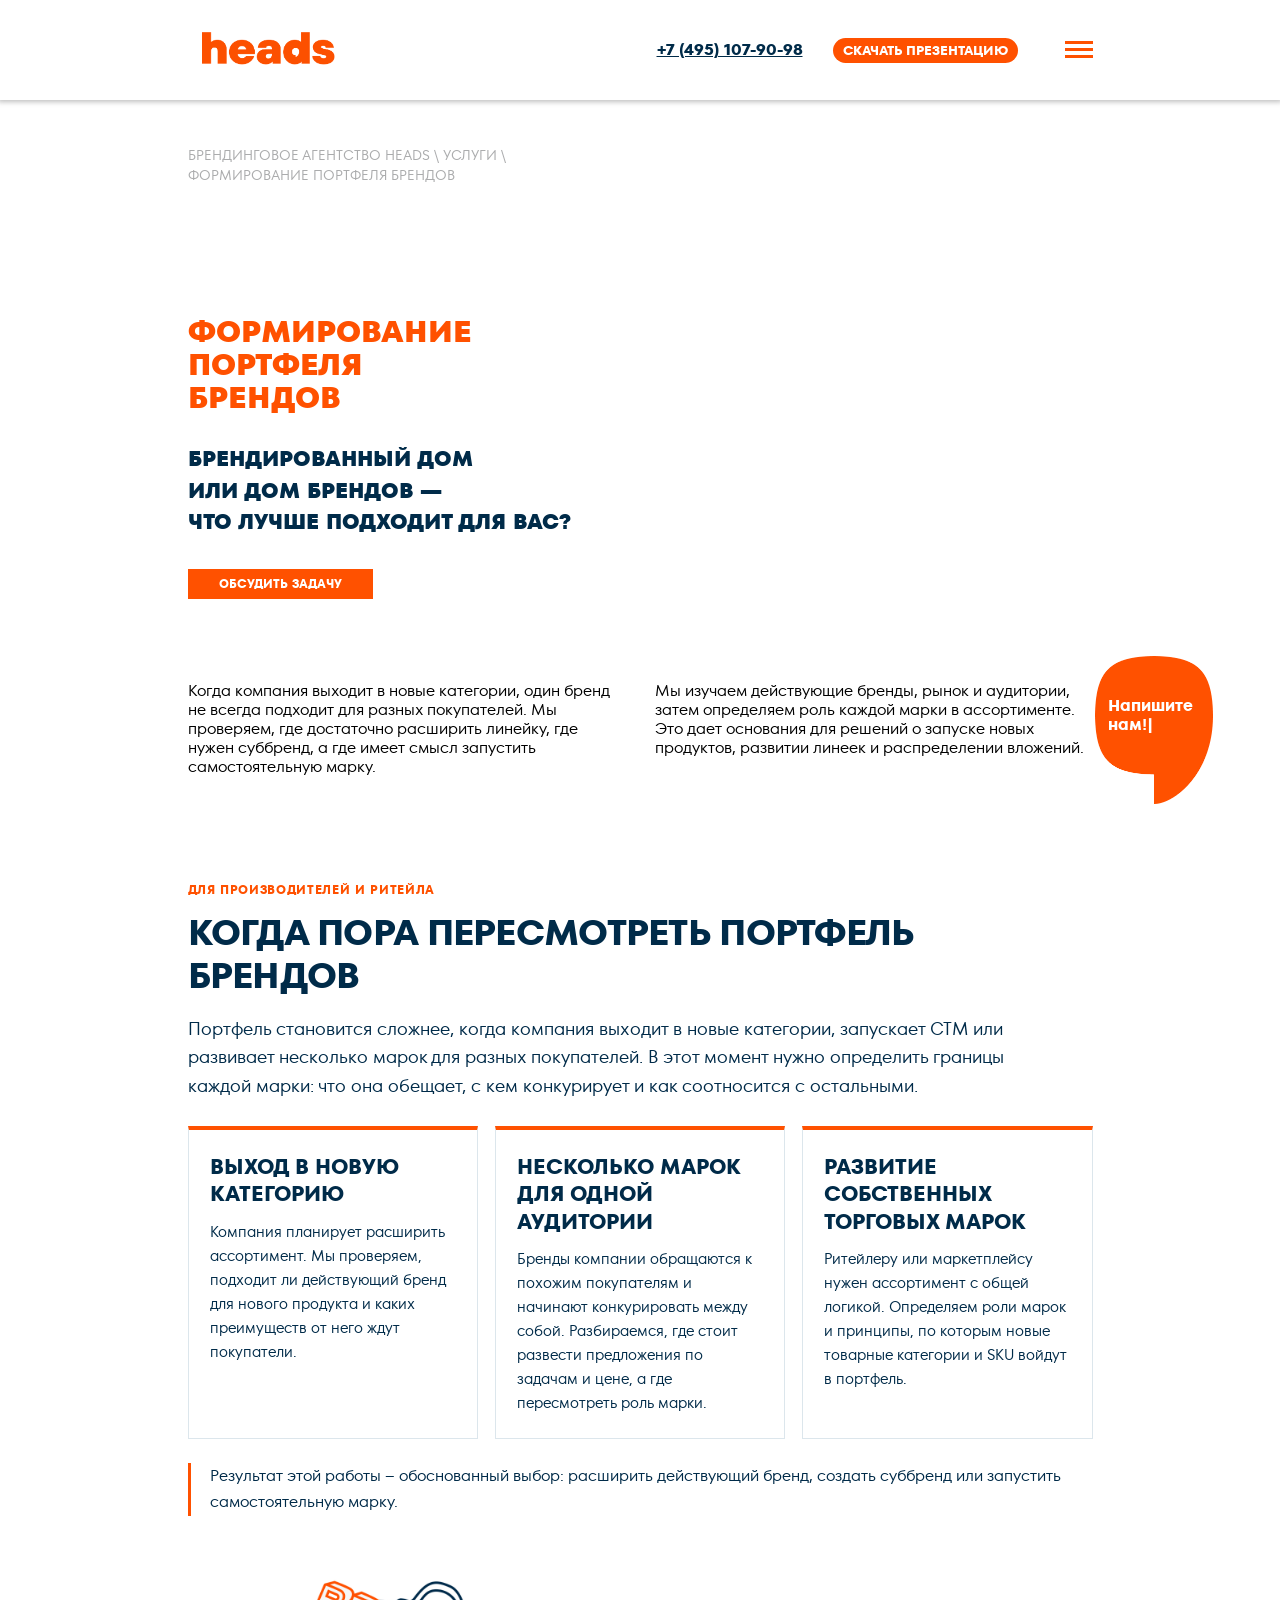
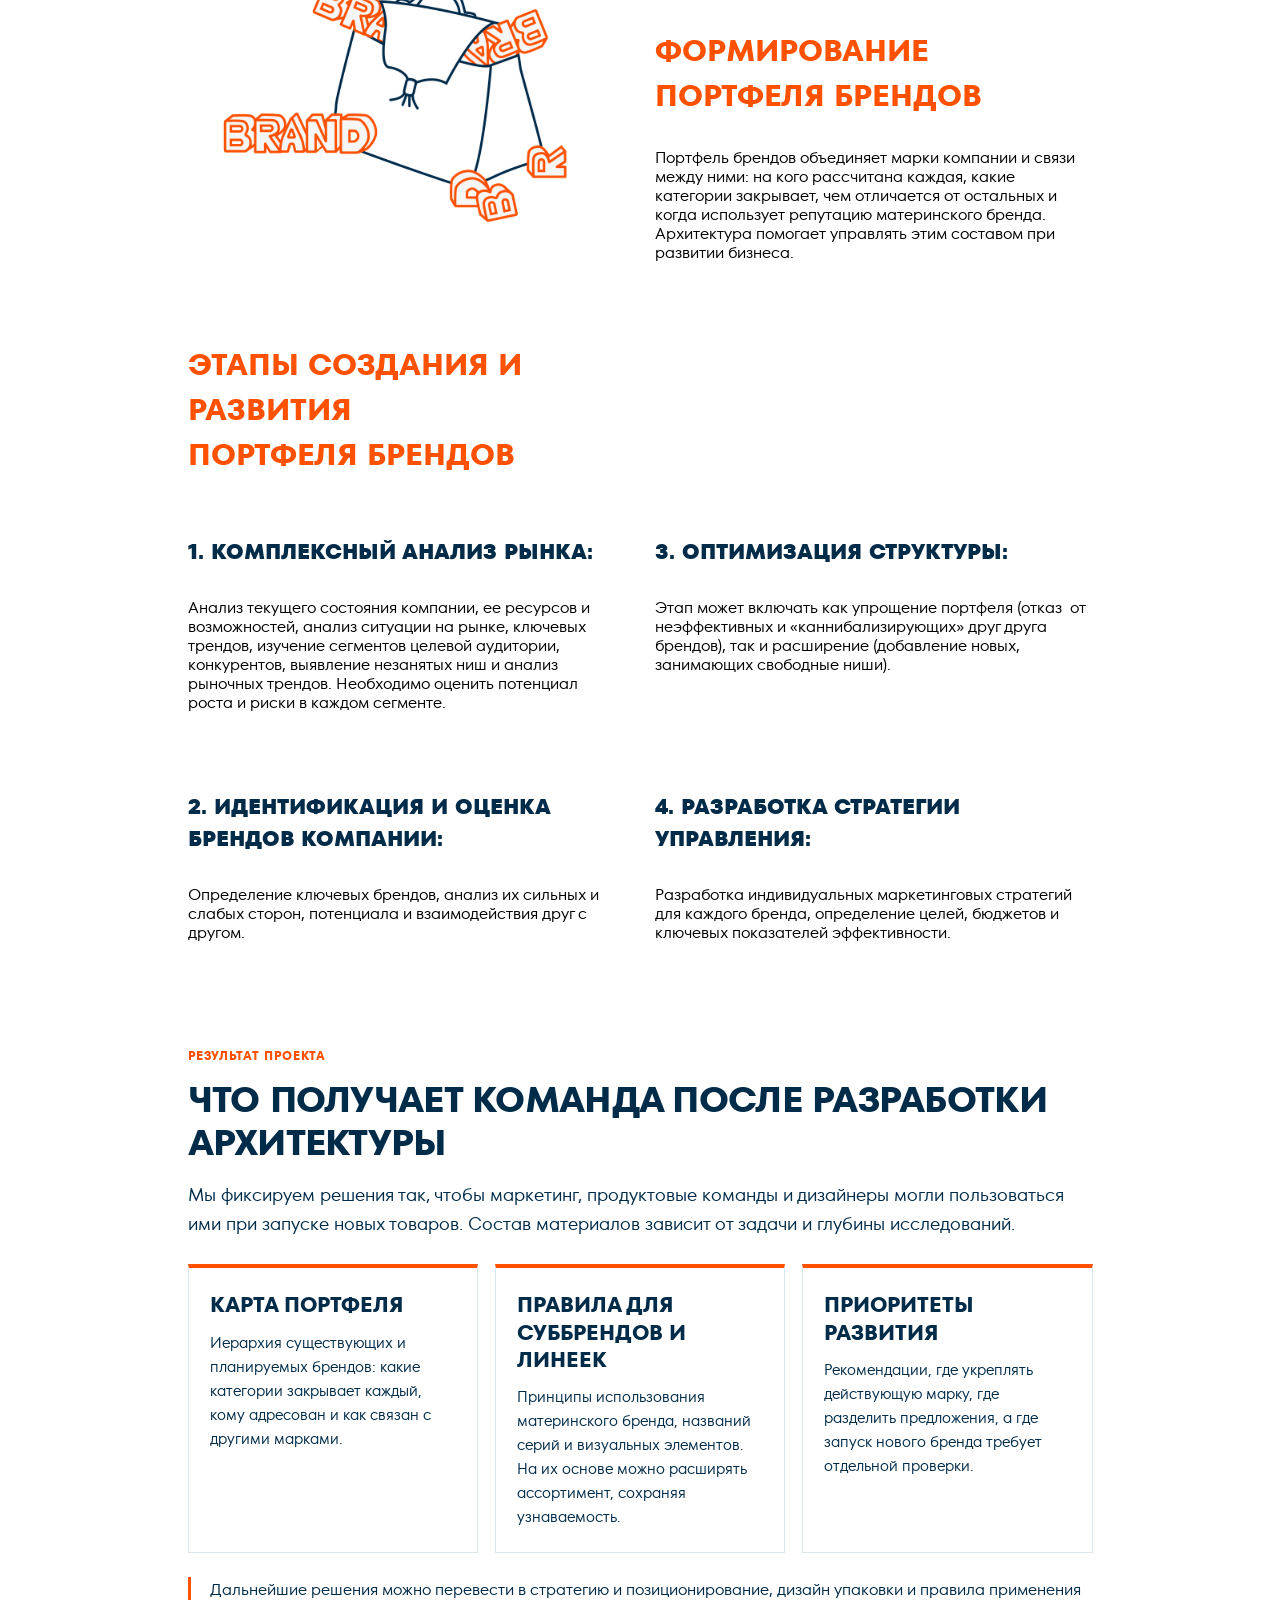
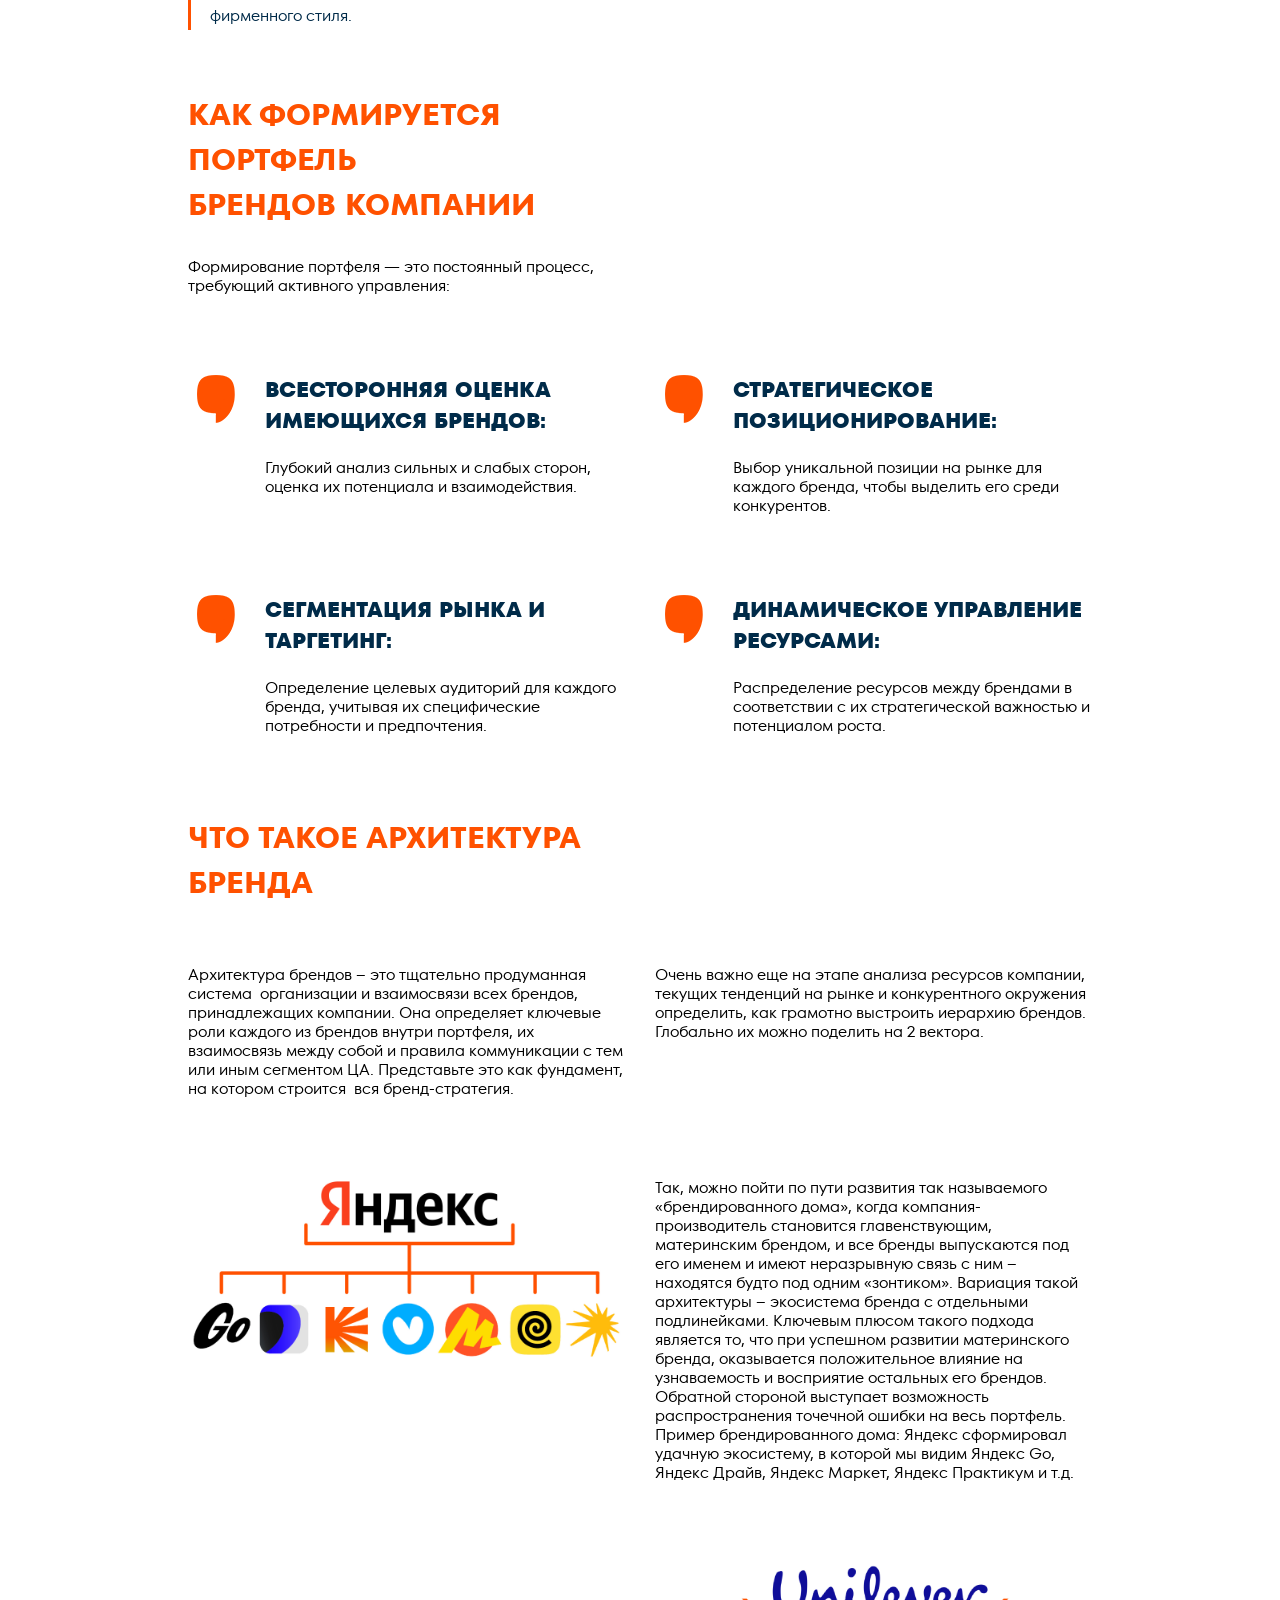
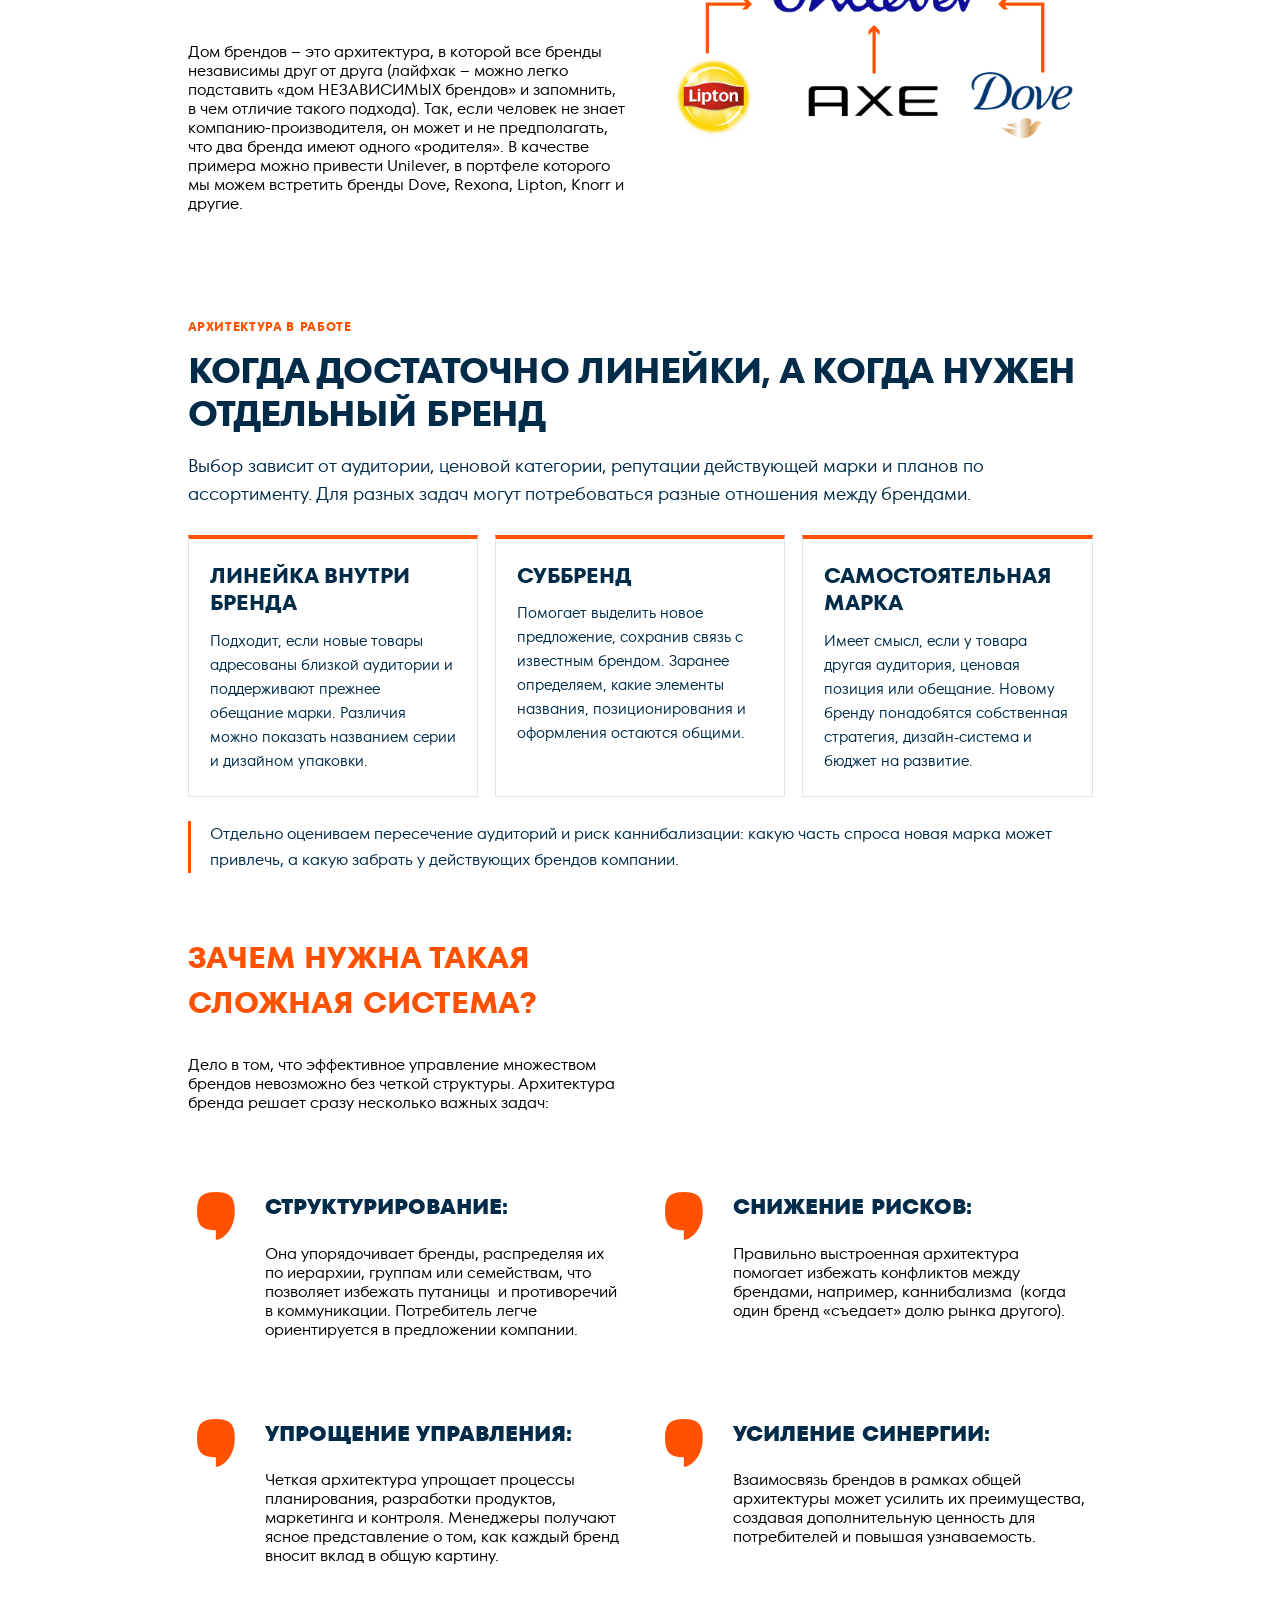
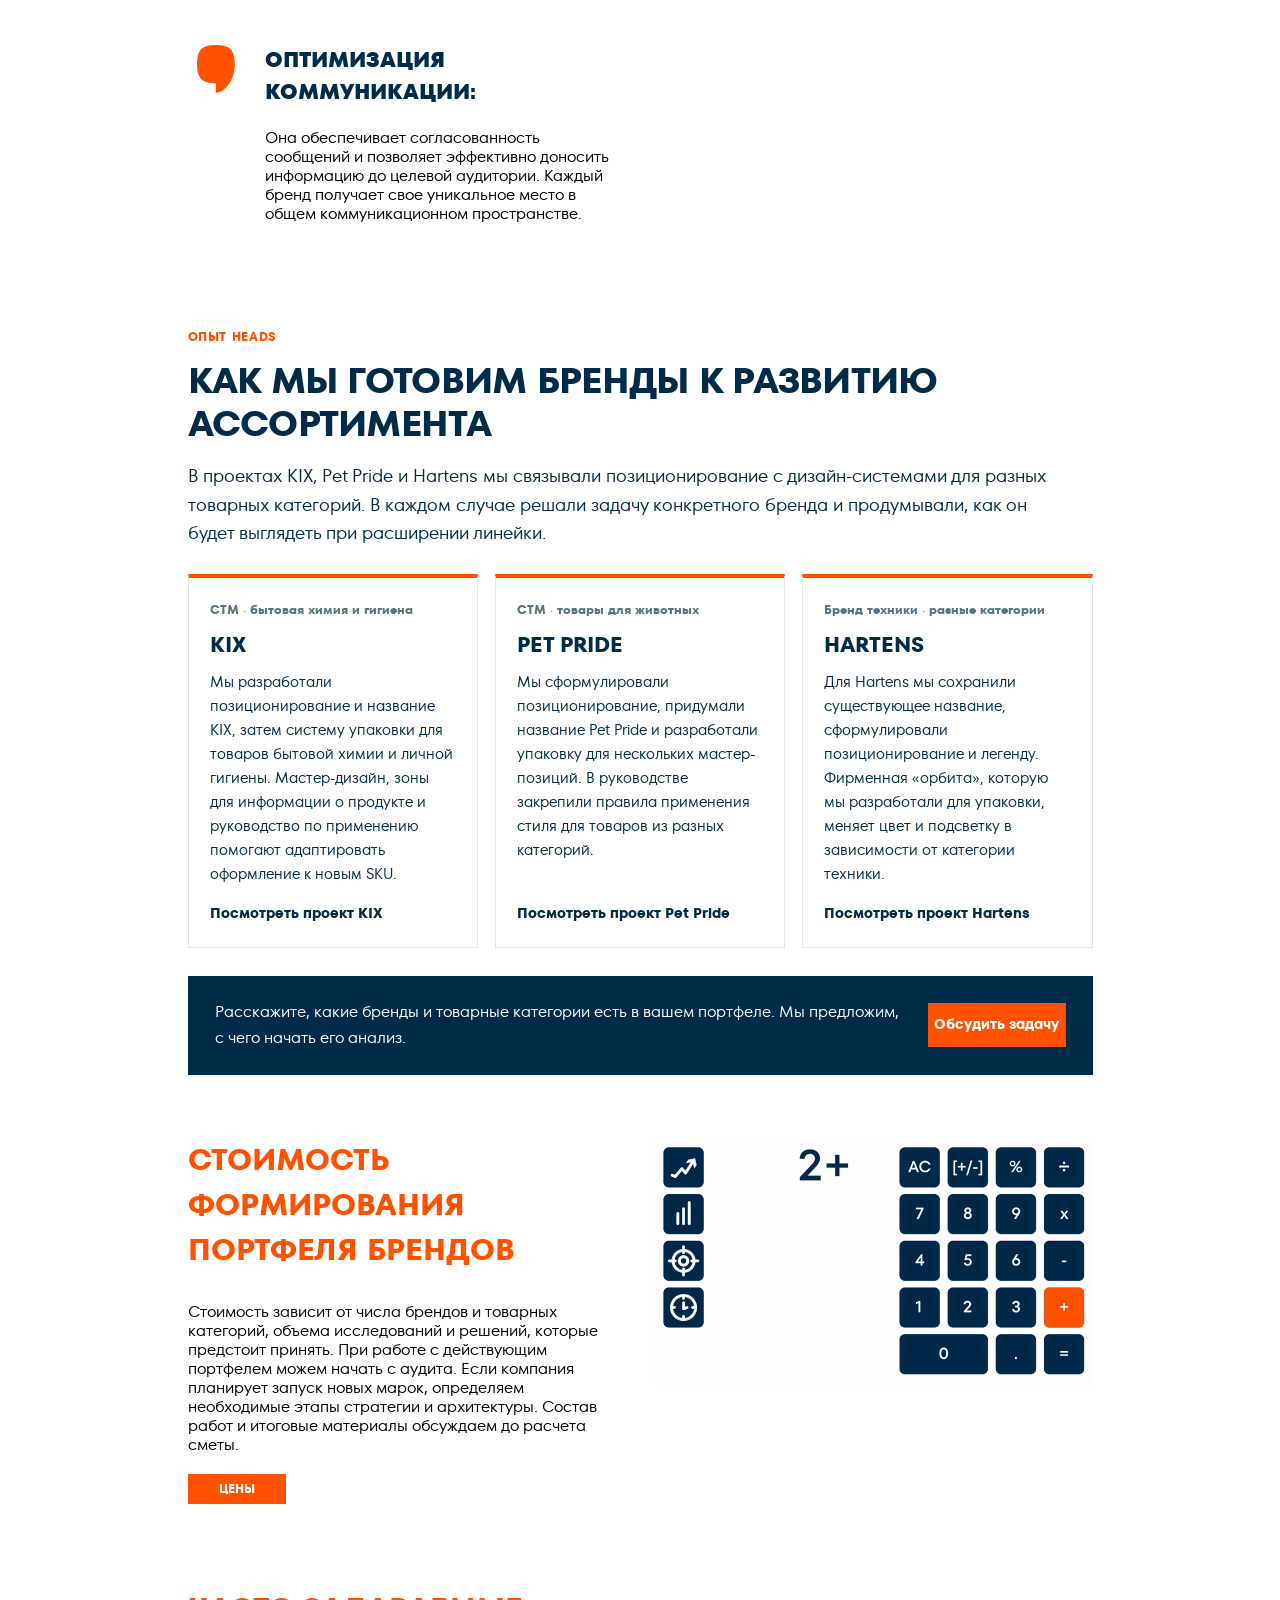
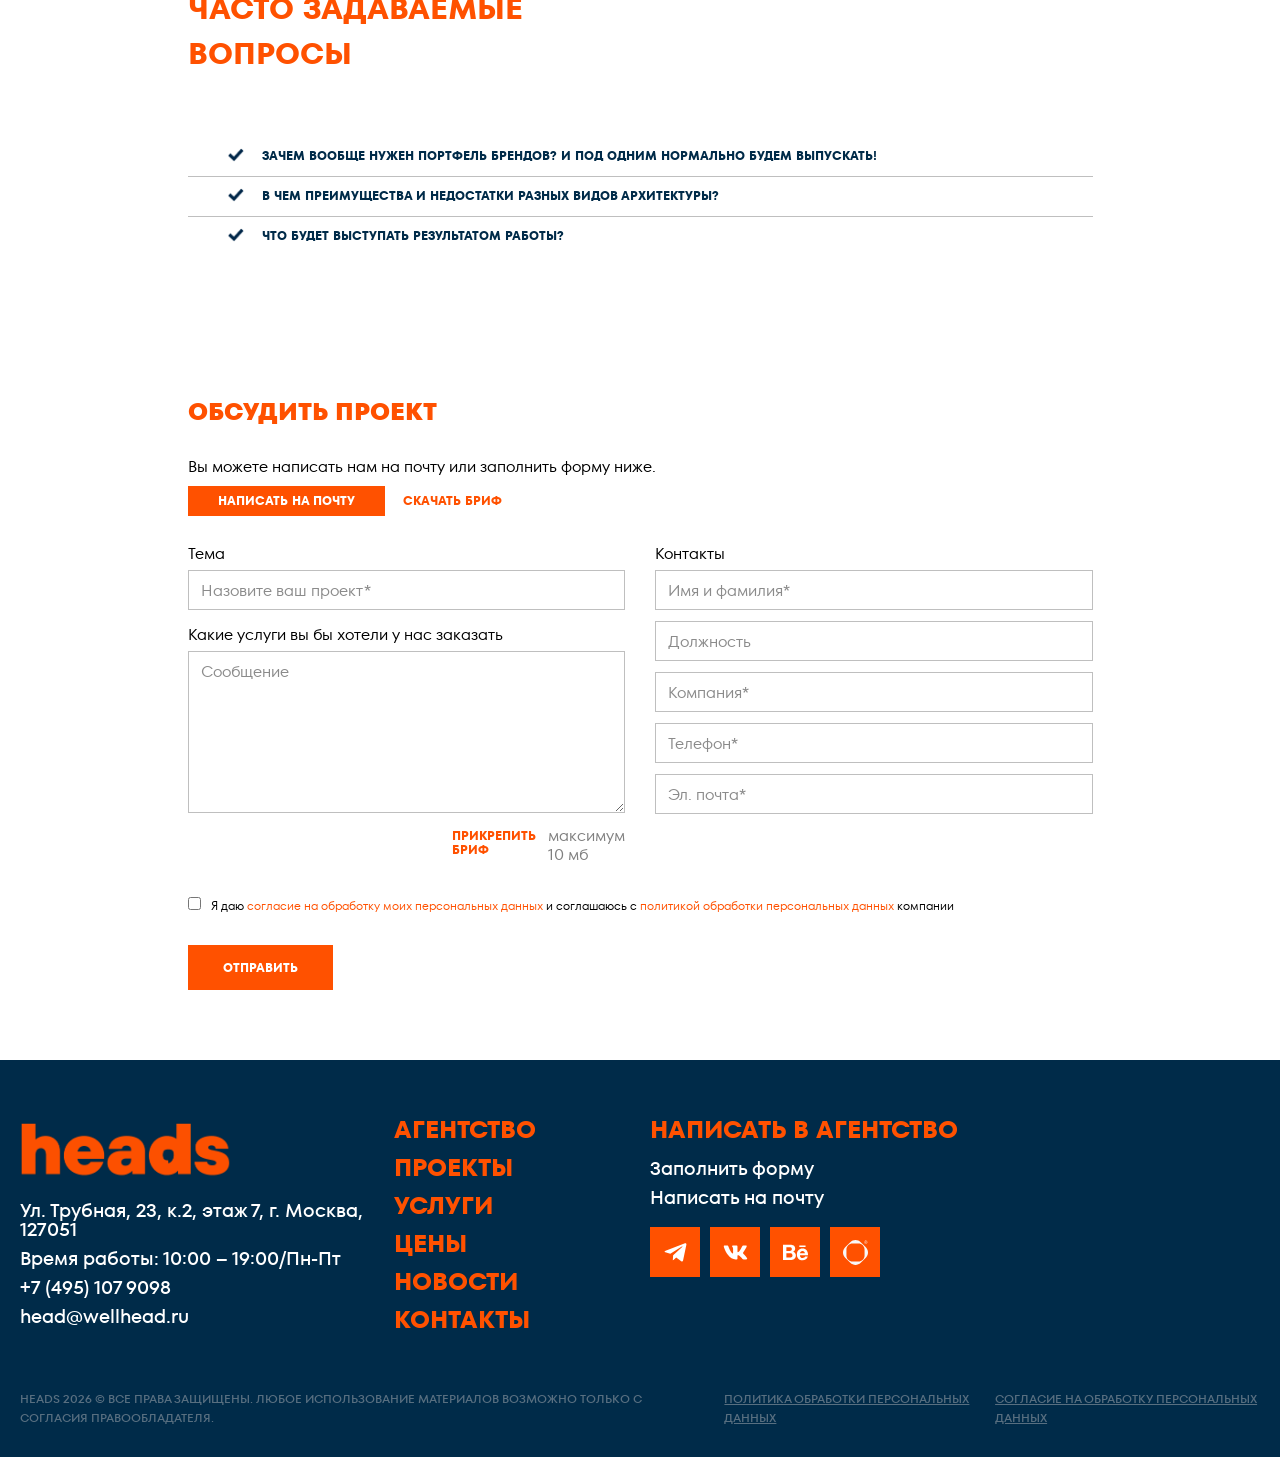
<file: formirovanie-portfelja-brendov/index.html>
<!doctype html>
<html lang="ru-RU" itemscope itemtype="http://schema.org/WebPage">
<head>
<meta charset="UTF-8">

<meta name="robots" content="noindex, nofollow, noarchive"><meta http-equiv="Content-Security-Policy" content="default-src 'self'; img-src 'self' data:; font-src 'self' data:; style-src 'self' 'unsafe-inline'; script-src 'self' 'unsafe-inline'; connect-src 'none'; form-action 'none'; base-uri 'none'; frame-src https://marketing-tech.ru">

<meta name="viewport" content="width=device-width, initial-scale=1">
<meta http-equiv="X-UA-Compatible" content="IE=edge">


	<title data-heads-text-id="HEADS-S03-SEO-01">Архитектура и формирование портфеля брендов, СТМ | Heads</title>
	<meta name="description" content="Heads помогает выстроить архитектуру портфеля брендов: роли марок, суббренды, линейки и СТМ. Исследования, стратегия развития, кейсы KIX, Pet Pride и Hartens." data-heads-text-id="HEADS-S03-SEO-02">
	<link rel="canonical" href="https://wellhead.ru/services/formirovanie-portfelja-brendov/">
	<meta property="og:locale" content="ru_RU">
	<meta property="og:type" content="article">
	<meta property="og:title" content="Формирование портфеля брендов и архитектура марок | Heads" data-heads-text-id="HEADS-S03-SEO-03">
	<meta property="og:description" content="Решения для портфеля брендов, СТМ и продуктовых линеек. Исследования, роли брендов, стратегия развития и проверенные кейсы Heads." data-heads-text-id="HEADS-S03-SEO-04">
	<meta property="og:url" content="https://wellhead.ru/services/formirovanie-portfelja-brendov/">
	<meta property="og:site_name" content="Брендинговое агентство Heads">
	<meta property="article:publisher" content="https://www.facebook.com/wellhead.agency/">
	<meta property="article:modified_time" content="2025-11-28T10:22:24+00:00">
	<meta property="og:image" content="https://wellhead.ru/wp-content/uploads/2025/10/HEADS_Wallpapper_01.jpg">
	<meta property="og:image:width" content="1920">
	<meta property="og:image:height" content="1080">
	<meta property="og:image:type" content="image/jpeg">
	<meta name="twitter:card" content="summary_large_image">
	<meta name="twitter:label1" content="Примерное время для чтения">
	<meta name="twitter:data1" content="19 минут">
	<script type="application/ld+json" class="yoast-schema-graph">{"@context":"https://schema.org","@graph":[{"@type":"WebPage","@id":"https://wellhead.ru/services/formirovanie-portfelja-brendov/","url":"https://wellhead.ru/services/formirovanie-portfelja-brendov/","name":"Архитектура и формирование портфеля брендов, СТМ | Heads","isPartOf":{"@id":"https://wellhead.ru/#website"},"datePublished":"2024-11-29T10:23:24+00:00","dateModified":"2025-11-28T10:22:24+00:00","description":"Heads помогает выстроить архитектуру портфеля брендов: роли марок, суббренды, линейки и СТМ. Исследования, стратегия развития, кейсы KIX, Pet Pride и Hartens.","breadcrumb":{"@id":"https://wellhead.ru/services/formirovanie-portfelja-brendov/#breadcrumb"},"inLanguage":"ru-RU","potentialAction":[{"@type":"ReadAction","target":["https://wellhead.ru/services/formirovanie-portfelja-brendov/"]}],"mainEntity":{"@id":"https://wellhead.ru/services/formirovanie-portfelja-brendov/#service"},"hasPart":[{"@id":"https://wellhead.ru/services/formirovanie-portfelja-brendov/#faq"}]},{"@type":"BreadcrumbList","@id":"https://wellhead.ru/services/formirovanie-portfelja-brendov/#breadcrumb","itemListElement":[{"@type":"ListItem","position":1,"name":"Брендинговое агентство Heads","item":"https://wellhead.ru/"},{"@type":"ListItem","position":2,"name":"Услуги","item":"https://wellhead.ru/services/"},{"@type":"ListItem","position":3,"name":"Формирование портфеля брендов"}]},{"@type":"WebSite","@id":"https://wellhead.ru/#website","url":"https://wellhead.ru/","name":"Брендинговое агентство Heads","description":"Брендинговое агентство Heads: мы создаем успешные бренды! Стратегическое планирование, маркетинговые исследования и позиционирование, разработка дизайна упаковки и этикетки.","publisher":{"@id":"https://wellhead.ru/#organization"},"alternateName":["Heads","Wellhead"],"potentialAction":[{"@type":"SearchAction","target":{"@type":"EntryPoint","urlTemplate":"https://wellhead.ru/?s={search_term_string}"},"query-input":{"@type":"PropertyValueSpecification","valueRequired":true,"valueName":"search_term_string"}}],"inLanguage":"ru-RU"},{"@type":"Organization","@id":"https://wellhead.ru/#organization","name":"Heads","alternateName":["Wellhead","WELLHEAD","Вэллхэд","Брендинговое агентство Heads","Брендинговое агентство Хэдс"],"url":"https://wellhead.ru/","logo":{"@type":"ImageObject","inLanguage":"ru-RU","@id":"https://wellhead.ru/#/schema/logo/image/","url":"https://wellhead.ru/wp-content/uploads/2026/10/logo-1.jpg","contentUrl":"https://wellhead.ru/wp-content/uploads/2026/10/logo-1.jpg","width":833,"height":833,"caption":"Брендинговое агентство Heads"},"image":{"@id":"https://wellhead.ru/#/schema/logo/image/"},"sameAs":["https://www.facebook.com/wellhead.agency/","https://t.me/heads_branding","https://vk.com/headseffectivebranding","https://www.behance.net/heads_branding","https://dprofile.ru/heads","https://www.sostav.ru/heads","https://marketing-tech.ru/companies/wellhead/","https://workspace.ru/contractors/heads/","https://ratingruneta.ru/agency-wellhead/","https://www.retail.ru/rbc/company/wellhead/","https://cmsmagazine.ru/agencies/wellhead/","https://ruward.ru/catalog/wellhead-ru/"],"legalName":"ООО «ВЭЛЛХЭД»","taxID":"7715766526","telephone":"+7-495-107-90-98","email":"head@wellhead.ru","address":{"@type":"PostalAddress","streetAddress":"ул. Трубная, д. 23, к. 2, этаж 7","addressLocality":"Москва","postalCode":"127051","addressCountry":"RU"},"contactPoint":{"@type":"ContactPoint","@id":"https://wellhead.ru/#contact","contactType":"Обсуждение проекта","telephone":"+7-495-107-90-98","email":"head@wellhead.ru","url":"https://wellhead.ru/contacts/","hoursAvailable":{"@type":"OpeningHoursSpecification","dayOfWeek":["https://schema.org/Monday","https://schema.org/Tuesday","https://schema.org/Wednesday","https://schema.org/Thursday","https://schema.org/Friday"],"opens":"10:00","closes":"19:00"}}},{"@type":"Service","@id":"https://wellhead.ru/services/formirovanie-portfelja-brendov/#service","name":"Формирование портфеля брендов","serviceType":"Формирование портфеля брендов","url":"https://wellhead.ru/services/formirovanie-portfelja-brendov/","provider":{"@id":"https://wellhead.ru/#organization"},"mainEntityOfPage":{"@id":"https://wellhead.ru/services/formirovanie-portfelja-brendov/"},"description":"Heads исследует действующие марки и аудитории, определяет архитектуру портфеля, роли суббрендов, продуктовых линеек и СТМ, а также принципы развития ассортимента."},{"@type":"FAQPage","@id":"https://wellhead.ru/services/formirovanie-portfelja-brendov/#faq","isPartOf":{"@id":"https://wellhead.ru/services/formirovanie-portfelja-brendov/"},"about":{"@id":"https://wellhead.ru/services/formirovanie-portfelja-brendov/#service"},"mainEntity":[{"@type":"Question","@id":"https://wellhead.ru/services/formirovanie-portfelja-brendov/#question-3db2dfc004","name":"Зачем вообще нужен портфель брендов? И под одним нормально будем выпускать!","acceptedAnswer":{"@type":"Answer","text":"Часто к нам приходят с запросом на разработку дизайна для новой категории продукции под своим брендом. Мы смотрим, а там, например, бренд изначально создавался с идеей правильного питания, безопасных и полезных для здоровья составов. А категория, на которую решили расширить дизайн, совершенно противоречит этой идее, и ключевое преимущество – сочный вкус без какого-либо внимания к составам. Такая категория направлена уже на другую аудиторию, для которой важно не ПП, а гедонизм, и здесь должно быть другое позиционирование и другие способы коммуникации. Наша задача – донести это и направить вас по верному пути без разрушения целостности изначального бренда."}},{"@type":"Question","@id":"https://wellhead.ru/services/formirovanie-portfelja-brendov/#question-97e9bdbbb7","name":"В чем преимущества и недостатки разных видов архитектуры?","acceptedAnswer":{"@type":"Answer","text":"Если говорить про дом брендов, где каждый бренд независим от других, то ключевая сложность такого подхода заключается в продвижении таких брендов – в каждый нужно вложить n-ое количество сил, времени и денег для того, чтобы он выстрелил. Но зато репутация одного никак не будет влиять на другой бренд. Если же мы говорим про брендированный дом, экосистему брендов с подлинейками или саббренды с бренд-гарантом, то здесь намного проще запускать новые саббренды / подлинейки – нужно лишь хорошо акцентировать внимание на том, что это новый саббренд от уже известного бренда. При этом, репутационные риски в данном случае уже значительно выше."}},{"@type":"Question","@id":"https://wellhead.ru/services/formirovanie-portfelja-brendov/#question-2cce79db69","name":"Что будет выступать результатом работы?","acceptedAnswer":{"@type":"Answer","text":"В результате, вы получите документ, в котором мы пропишем ключевые роли каждого из брендов в портфеле, выделим ключевые отличия каждого, определим целевую аудиторию для эффективного выстраивания коммуникации каждого бренда. Для визуальной демонстрации позиционирования мы используем инструмент Censydiam, который состоит из нескольких векторов. С помощью него как раз удобно объяснить, каким образом необходимо разводить бренды. Идеально сбалансированный портфель – это когда в портфеле брендов все бренды раскладываются по разным направлениям и не пересекаются в своих идеях."}}],"inLanguage":"ru-RU"}]}</script>
	



<style id="wp-img-auto-sizes-contain-inline-css">
img:is([sizes=auto i],[sizes^="auto," i]){contain-intrinsic-size:3000px 1500px}
/*# sourceURL=wp-img-auto-sizes-contain-inline-css */
</style>
<link rel="stylesheet" id="font-awesome-css" href="assets/240ac6d552-font-awesome.min.css" media="all">
<link rel="stylesheet" id="js_composer_front-css" href="assets/c9c87c021b-js_composer.min.css" media="all">
<link rel="stylesheet" id="wp-block-library-css" href="assets/c0c5679948-style.min.css" media="all">
<style id="classic-theme-styles-inline-css">
/*! This file is auto-generated */
.wp-block-button__link{color:#fff;background-color:#32373c;border-radius:9999px;box-shadow:none;text-decoration:none;padding:calc(.667em + 2px) calc(1.333em + 2px);font-size:1.125em}.wp-block-file__button{background:#32373c;color:#fff;text-decoration:none}
/*# sourceURL=/wp-includes/css/classic-themes.min.css */
</style>





<style id="global-styles-inline-css">
:root{--wp--preset--aspect-ratio--square: 1;--wp--preset--aspect-ratio--4-3: 4/3;--wp--preset--aspect-ratio--3-4: 3/4;--wp--preset--aspect-ratio--3-2: 3/2;--wp--preset--aspect-ratio--2-3: 2/3;--wp--preset--aspect-ratio--16-9: 16/9;--wp--preset--aspect-ratio--9-16: 9/16;--wp--preset--color--black: #000000;--wp--preset--color--cyan-bluish-gray: #abb8c3;--wp--preset--color--white: #ffffff;--wp--preset--color--pale-pink: #f78da7;--wp--preset--color--vivid-red: #cf2e2e;--wp--preset--color--luminous-vivid-orange: #ff6900;--wp--preset--color--luminous-vivid-amber: #fcb900;--wp--preset--color--light-green-cyan: #7bdcb5;--wp--preset--color--vivid-green-cyan: #00d084;--wp--preset--color--pale-cyan-blue: #8ed1fc;--wp--preset--color--vivid-cyan-blue: #0693e3;--wp--preset--color--vivid-purple: #9b51e0;--wp--preset--gradient--vivid-cyan-blue-to-vivid-purple: linear-gradient(135deg,rgb(6,147,227) 0%,rgb(155,81,224) 100%);--wp--preset--gradient--light-green-cyan-to-vivid-green-cyan: linear-gradient(135deg,rgb(122,220,180) 0%,rgb(0,208,130) 100%);--wp--preset--gradient--luminous-vivid-amber-to-luminous-vivid-orange: linear-gradient(135deg,rgb(252,185,0) 0%,rgb(255,105,0) 100%);--wp--preset--gradient--luminous-vivid-orange-to-vivid-red: linear-gradient(135deg,rgb(255,105,0) 0%,rgb(207,46,46) 100%);--wp--preset--gradient--very-light-gray-to-cyan-bluish-gray: linear-gradient(135deg,rgb(238,238,238) 0%,rgb(169,184,195) 100%);--wp--preset--gradient--cool-to-warm-spectrum: linear-gradient(135deg,rgb(74,234,220) 0%,rgb(151,120,209) 20%,rgb(207,42,186) 40%,rgb(238,44,130) 60%,rgb(251,105,98) 80%,rgb(254,248,76) 100%);--wp--preset--gradient--blush-light-purple: linear-gradient(135deg,rgb(255,206,236) 0%,rgb(152,150,240) 100%);--wp--preset--gradient--blush-bordeaux: linear-gradient(135deg,rgb(254,205,165) 0%,rgb(254,45,45) 50%,rgb(107,0,62) 100%);--wp--preset--gradient--luminous-dusk: linear-gradient(135deg,rgb(255,203,112) 0%,rgb(199,81,192) 50%,rgb(65,88,208) 100%);--wp--preset--gradient--pale-ocean: linear-gradient(135deg,rgb(255,245,203) 0%,rgb(182,227,212) 50%,rgb(51,167,181) 100%);--wp--preset--gradient--electric-grass: linear-gradient(135deg,rgb(202,248,128) 0%,rgb(113,206,126) 100%);--wp--preset--gradient--midnight: linear-gradient(135deg,rgb(2,3,129) 0%,rgb(40,116,252) 100%);--wp--preset--font-size--small: 13px;--wp--preset--font-size--medium: 20px;--wp--preset--font-size--large: 36px;--wp--preset--font-size--x-large: 42px;--wp--preset--spacing--20: 0.44rem;--wp--preset--spacing--30: 0.67rem;--wp--preset--spacing--40: 1rem;--wp--preset--spacing--50: 1.5rem;--wp--preset--spacing--60: 2.25rem;--wp--preset--spacing--70: 3.38rem;--wp--preset--spacing--80: 5.06rem;--wp--preset--shadow--natural: 6px 6px 9px rgba(0, 0, 0, 0.2);--wp--preset--shadow--deep: 12px 12px 50px rgba(0, 0, 0, 0.4);--wp--preset--shadow--sharp: 6px 6px 0px rgba(0, 0, 0, 0.2);--wp--preset--shadow--outlined: 6px 6px 0px -3px rgb(255, 255, 255), 6px 6px rgb(0, 0, 0);--wp--preset--shadow--crisp: 6px 6px 0px rgb(0, 0, 0);}.wp-block-button{--wp--preset--dimension--25: 25%;--wp--preset--dimension--50: 50%;--wp--preset--dimension--75: 75%;--wp--preset--dimension--100: 100%;}:where(body) { margin: 0; }:where(.is-layout-flex){gap: 0.5em;}:where(.is-layout-grid){gap: 0.5em;}body .is-layout-flex{display: flex;}.is-layout-flex{flex-wrap: wrap;align-items: center;}.is-layout-flex > :is(*, div){margin: 0;}body .is-layout-grid{display: grid;}.is-layout-grid > :is(*, div){margin: 0;}body{padding-top: 0px;padding-right: 0px;padding-bottom: 0px;padding-left: 0px;}:root :where(.wp-element-button, .wp-block-button__link){background-color: #32373c;border-width: 0;color: #fff;font-family: inherit;font-size: inherit;font-style: inherit;font-weight: inherit;letter-spacing: inherit;line-height: inherit;padding-top: calc(0.667em + 2px);padding-right: calc(1.333em + 2px);padding-bottom: calc(0.667em + 2px);padding-left: calc(1.333em + 2px);text-decoration: none;text-transform: inherit;}.has-black-color{color: var(--wp--preset--color--black) !important;}.has-cyan-bluish-gray-color{color: var(--wp--preset--color--cyan-bluish-gray) !important;}.has-white-color{color: var(--wp--preset--color--white) !important;}.has-pale-pink-color{color: var(--wp--preset--color--pale-pink) !important;}.has-vivid-red-color{color: var(--wp--preset--color--vivid-red) !important;}.has-luminous-vivid-orange-color{color: var(--wp--preset--color--luminous-vivid-orange) !important;}.has-luminous-vivid-amber-color{color: var(--wp--preset--color--luminous-vivid-amber) !important;}.has-light-green-cyan-color{color: var(--wp--preset--color--light-green-cyan) !important;}.has-vivid-green-cyan-color{color: var(--wp--preset--color--vivid-green-cyan) !important;}.has-pale-cyan-blue-color{color: var(--wp--preset--color--pale-cyan-blue) !important;}.has-vivid-cyan-blue-color{color: var(--wp--preset--color--vivid-cyan-blue) !important;}.has-vivid-purple-color{color: var(--wp--preset--color--vivid-purple) !important;}.has-black-background-color{background-color: var(--wp--preset--color--black) !important;}.has-cyan-bluish-gray-background-color{background-color: var(--wp--preset--color--cyan-bluish-gray) !important;}.has-white-background-color{background-color: var(--wp--preset--color--white) !important;}.has-pale-pink-background-color{background-color: var(--wp--preset--color--pale-pink) !important;}.has-vivid-red-background-color{background-color: var(--wp--preset--color--vivid-red) !important;}.has-luminous-vivid-orange-background-color{background-color: var(--wp--preset--color--luminous-vivid-orange) !important;}.has-luminous-vivid-amber-background-color{background-color: var(--wp--preset--color--luminous-vivid-amber) !important;}.has-light-green-cyan-background-color{background-color: var(--wp--preset--color--light-green-cyan) !important;}.has-vivid-green-cyan-background-color{background-color: var(--wp--preset--color--vivid-green-cyan) !important;}.has-pale-cyan-blue-background-color{background-color: var(--wp--preset--color--pale-cyan-blue) !important;}.has-vivid-cyan-blue-background-color{background-color: var(--wp--preset--color--vivid-cyan-blue) !important;}.has-vivid-purple-background-color{background-color: var(--wp--preset--color--vivid-purple) !important;}.has-black-border-color{border-color: var(--wp--preset--color--black) !important;}.has-cyan-bluish-gray-border-color{border-color: var(--wp--preset--color--cyan-bluish-gray) !important;}.has-white-border-color{border-color: var(--wp--preset--color--white) !important;}.has-pale-pink-border-color{border-color: var(--wp--preset--color--pale-pink) !important;}.has-vivid-red-border-color{border-color: var(--wp--preset--color--vivid-red) !important;}.has-luminous-vivid-orange-border-color{border-color: var(--wp--preset--color--luminous-vivid-orange) !important;}.has-luminous-vivid-amber-border-color{border-color: var(--wp--preset--color--luminous-vivid-amber) !important;}.has-light-green-cyan-border-color{border-color: var(--wp--preset--color--light-green-cyan) !important;}.has-vivid-green-cyan-border-color{border-color: var(--wp--preset--color--vivid-green-cyan) !important;}.has-pale-cyan-blue-border-color{border-color: var(--wp--preset--color--pale-cyan-blue) !important;}.has-vivid-cyan-blue-border-color{border-color: var(--wp--preset--color--vivid-cyan-blue) !important;}.has-vivid-purple-border-color{border-color: var(--wp--preset--color--vivid-purple) !important;}.has-vivid-cyan-blue-to-vivid-purple-gradient-background{background: var(--wp--preset--gradient--vivid-cyan-blue-to-vivid-purple) !important;}.has-light-green-cyan-to-vivid-green-cyan-gradient-background{background: var(--wp--preset--gradient--light-green-cyan-to-vivid-green-cyan) !important;}.has-luminous-vivid-amber-to-luminous-vivid-orange-gradient-background{background: var(--wp--preset--gradient--luminous-vivid-amber-to-luminous-vivid-orange) !important;}.has-luminous-vivid-orange-to-vivid-red-gradient-background{background: var(--wp--preset--gradient--luminous-vivid-orange-to-vivid-red) !important;}.has-very-light-gray-to-cyan-bluish-gray-gradient-background{background: var(--wp--preset--gradient--very-light-gray-to-cyan-bluish-gray) !important;}.has-cool-to-warm-spectrum-gradient-background{background: var(--wp--preset--gradient--cool-to-warm-spectrum) !important;}.has-blush-light-purple-gradient-background{background: var(--wp--preset--gradient--blush-light-purple) !important;}.has-blush-bordeaux-gradient-background{background: var(--wp--preset--gradient--blush-bordeaux) !important;}.has-luminous-dusk-gradient-background{background: var(--wp--preset--gradient--luminous-dusk) !important;}.has-pale-ocean-gradient-background{background: var(--wp--preset--gradient--pale-ocean) !important;}.has-electric-grass-gradient-background{background: var(--wp--preset--gradient--electric-grass) !important;}.has-midnight-gradient-background{background: var(--wp--preset--gradient--midnight) !important;}.has-small-font-size{font-size: var(--wp--preset--font-size--small) !important;}.has-medium-font-size{font-size: var(--wp--preset--font-size--medium) !important;}.has-large-font-size{font-size: var(--wp--preset--font-size--large) !important;}.has-x-large-font-size{font-size: var(--wp--preset--font-size--x-large) !important;}
:root :where(.wp-block-icon svg){width: 24px;}
:where(.wp-block-gallery.is-layout-flex){gap: var( --wp--style--gallery-gap-default, var( --gallery-block--gutter-size, var( --wp--style--block-gap, 0.5em ) ) );}:where(.wp-block-gallery.is-layout-grid){gap: var( --wp--style--gallery-gap-default, var( --gallery-block--gutter-size, var( --wp--style--block-gap, 0.5em ) ) );}
:where(.wp-block-latest-posts.is-layout-flex){gap: 1.25em;}:where(.wp-block-latest-posts.is-layout-grid){gap: 1.25em;}
:where(.wp-block-post-template.is-layout-flex){gap: 1.25em;}:where(.wp-block-post-template.is-layout-grid){gap: 1.25em;}
:where(.wp-block-term-template.is-layout-flex){gap: 1.25em;}:where(.wp-block-term-template.is-layout-grid){gap: 1.25em;}
:where(.wp-block-columns.is-layout-flex){gap: 2em;}:where(.wp-block-columns.is-layout-grid){gap: 2em;}
:root :where(.wp-block-pullquote){font-size: 1.5em;line-height: 1.6;}
/*# sourceURL=global-styles-inline-css */
</style>



<link rel="stylesheet" id="ccp-banner-css" href="assets/aad5d1fae5-banner.css" media="all">


<link rel="stylesheet" id="parent-style-css" href="assets/8811af3e52-style.css" media="all">
<link rel="stylesheet" id="wpex-style-css" href="assets/471cb67d65-style.css" media="all">
<link rel="stylesheet" id="wpex-visual-composer-css" href="assets/392a72f583-wpex-visual-composer.css" media="all">

<link rel="stylesheet" id="elementor-frontend-css" href="assets/97b69ecc76-frontend.min.css" media="all">
<style id="elementor-frontend-inline-css">
.wpr-dc-hidden{display:none!important}.wpr-dc-fallback{margin:0;padding:0}
/*# sourceURL=elementor-frontend-inline-css */
</style>
<link rel="stylesheet" id="widget-image-css" href="assets/9ed25deedc-widget-image.min.css" media="all">
<link rel="stylesheet" id="widget-icon-list-css" href="assets/834468cde2-widget-icon-list.min.css" media="all">
<link rel="stylesheet" id="widget-social-icons-css" href="assets/ff03881ed3-widget-social-icons.min.css" media="all">
<link rel="stylesheet" id="e-apple-webkit-css" href="assets/cb2306155e-apple-webkit.min.css" media="all">
<link rel="stylesheet" id="widget-heading-css" href="assets/f047732dc6-widget-heading.min.css" media="all">
<link rel="stylesheet" id="widget-form-css" href="assets/1853000d44-widget-form.min.css" media="all">
<link rel="stylesheet" id="e-animation-fadeIn-css" href="assets/9ac29cede3-fadeIn.min.css" media="all">
<link rel="stylesheet" id="e-popup-css" href="assets/b632f5ed0f-popup.min.css" media="all">
<link rel="stylesheet" id="elementor-post-13077-css" href="assets/cd98d6263f-post-13077.css" media="all">
<link rel="stylesheet" id="elementor-post-15130-css" href="assets/259cc8d62e-post-15130.css" media="all">
<link rel="stylesheet" id="elementor-post-14570-css" href="assets/d2f0708144-post-14570.css" media="all">
<style id="elementor-pro-custom-fonts-inline-css">
@font-face {
	font-family: 'TT Fors';
	font-style: normal;
	font-weight: 300;
	font-display: auto;
	src: url("../strategija-i-pozicionirovanie/assets/e6bb172292-tt-fors-light-1.ttf") format('truetype');
}
@font-face {
	font-family: 'TT Fors';
	font-style: normal;
	font-weight: 400;
	font-display: auto;
	src: url("../strategija-i-pozicionirovanie/assets/f928a8c40e-tt-fors-regular-1.ttf") format('truetype');
}
@font-face {
	font-family: 'TT Fors';
	font-style: normal;
	font-weight: 500;
	font-display: auto;
	src: url("../strategija-i-pozicionirovanie/assets/31c48f3be0-tt-fors-medium-1.ttf") format('truetype');
}
@font-face {
	font-family: 'TT Fors';
	font-style: normal;
	font-weight: 600;
	font-display: auto;
	src: url("../strategija-i-pozicionirovanie/assets/b49ea6eb70-tt-fors-bold-1.ttf") format('truetype');
}
@font-face {
	font-family: 'TT Fors';
	font-style: normal;
	font-weight: 700;
	font-display: auto;
	src: url("../strategija-i-pozicionirovanie/assets/4cf8337a0e-tt-fors-black-1.ttf") format('truetype');
}

/*# sourceURL=elementor-pro-custom-fonts-inline-css */
</style>
<link rel="stylesheet" id="wpr-text-animations-css-css" href="assets/63b7ef2190-text-animations.min.css" media="all">
<link rel="stylesheet" id="wpr-addons-css-css" href="assets/1e5e542442-frontend.min.css" media="all">
<link rel="stylesheet" id="font-awesome-5-all-css" href="assets/c02319ec18-all.min.css" media="all">
<link rel="stylesheet" id="elementor-gf-roboto-css" href="assets/74d074b5db-google-fonts.css" media="all">
<link rel="stylesheet" id="elementor-gf-robotoslab-css" href="assets/362a59544b-google-fonts.css" media="all">
<script id="jquery-core-js" data-cfasync="false" src="../assets/3d823cce4e-jquery.min.js"></script>
<script id="jquery-migrate-js" data-cfasync="false" src="../assets/95f72fbd5e-jquery-migrate.min.js"></script>








<style></style><style>
                .lmp_load_more_button.br_lmp_button_settings .lmp_button:hover {
                    background-color: #002b49!important;
                    color: #ffffff!important;
                }
                .lmp_load_more_button.br_lmp_prev_settings .lmp_button:hover {
                    background-color: #9999ff!important;
                    color: #111111!important;
                }li.product.lazy, .berocket_lgv_additional_data.lazy{opacity:0;}</style>
	<link rel="icon" href="../assets/36e62b999b-favicon-4.png" sizes="32x32"><link rel="shortcut icon" href="../assets/36e62b999b-favicon-4.png"><link rel="apple-touch-icon" href="../assets/36e62b999b-favicon-4.png" sizes="57x57"><link rel="apple-touch-icon" href="../assets/36e62b999b-favicon-4.png" sizes="76x76"><link rel="apple-touch-icon" href="../assets/36e62b999b-favicon-4.png" sizes="120x120"><link rel="apple-touch-icon" href="../assets/36e62b999b-favicon-4.png" sizes="114x114">	
	<meta name="generator" content="Elementor 4.1.0; features: e_font_icon_svg, additional_custom_breakpoints; settings: css_print_method-external, google_font-enabled, font_display-swap">
			<style>
				.e-con.e-parent:nth-of-type(n+4):not(.e-lazyloaded):not(.e-no-lazyload),
				.e-con.e-parent:nth-of-type(n+4):not(.e-lazyloaded):not(.e-no-lazyload) * {
					background-image: none !important;
				}
				@media screen and (max-height: 1024px) {
					.e-con.e-parent:nth-of-type(n+3):not(.e-lazyloaded):not(.e-no-lazyload),
					.e-con.e-parent:nth-of-type(n+3):not(.e-lazyloaded):not(.e-no-lazyload) * {
						background-image: none !important;
					}
				}
				@media screen and (max-height: 640px) {
					.e-con.e-parent:nth-of-type(n+2):not(.e-lazyloaded):not(.e-no-lazyload),
					.e-con.e-parent:nth-of-type(n+2):not(.e-lazyloaded):not(.e-no-lazyload) * {
						background-image: none !important;
					}
				}
			</style>
			
<style id="wp-custom-css">
.news-first img{position:relative !important}a:focus,a:hover,button:focus,a:hover,input:focus{outline:none}html{overflow-y:visible!important}#site-header{height:100px;box-shadow:0 0 5px 2px rgb(0 0 0 / 25%)}#site-header-inner{position:relative;display:flex;align-items:center;padding-left:60px;padding-right:60px;width:100%}#main{position:relative;max-width:1920px;margin:65px auto 0 auto;padding:0 60px}body.home #main,body.product-template-default.single-product #main{margin:0 auto}#main >.container,#main .page-header-inner{max-width:100%}#main{position:relative}#main .printTextOuter{width:100%;max-width:1480px;position:fixed;left:0;right:0;margin:0 auto;z-index:10;bottom:95px}#main .printTextOuter .printTextBlock{width:118px;height:149px;background:url("../assets/cd0ab36335-print-text-bg.png") no-repeat;background-size:100%;position:absolute;right:-59px;bottom:0;z-index:2;padding:40px 15px 20px 13px;transition:opacity ease-in-out .4s;animation:showDiv 2s forwards;opacity:0;text-decoration:none}#main .printTextOuter .printTextBlock:hover{text-decoration:none}#main .printTextBlock #printText{font-family:'TT Fors Bold';color:#fff;font-size:16px;line-height:18px}.typed-cursor{font-family:'TT Fors Bold';color:#fff;opacity:1;font-weight:400;animation:blink 0.7s infinite}@keyframes blink{0%{opacity:1}50%{opacity:0}100%{opacity:1}}#noTop{margin-top:-65px}body.product-template-default.single-product article.entry-content{margin-bottom:60px}body.archive.tax-product_cat article.entry-content{margin-bottom:40px}.woof_edit_view{display:none!important}header #site-logo{position:relative;z-index:5}header #mobile-menu{z-index:4;right:60px!important;height:16px!important;margin-top:-15px!important}#mobile-menu a{height:16px}.page-header{padding:0;background-color:rgba(247,247,247,0);border-top:0;border-bottom:0;margin:0 auto 35px}#top-bar ul.top-bar-menu a:hover{text-decoration:none}#mobile-menu .wpex-bars{width:28px;height:16px}#mobile-menu .wpex-bars >span{height:2.5px;width:28px}#mobile-menu .wpex-bars >span::before{height:2.5px;top:-7px;width:28px}#mobile-menu .wpex-bars >span::after{height:2.5px;bottom:-7px;width:28px}#mobile-menu .wpex-active .wpex-bars >span::before{width:28px;transform:rotatez(-45deg) translate(-4.95px,5px)}#mobile-menu .wpex-active .wpex-bars >span::after{width:28px;transform:rotatez(45deg) translate(-4.95px,-5px)}#top-bar-wrap{position:absolute;right:130px;z-index:3;box-sizing:border-box}#top-bar-wrap #top-bar{padding:0;width:100%;max-width:100%}#top-bar-content{width:100%}#top-bar-content ul.top-bar-menu{width:100%;margin-right:0!important;position:relative}#top-bar-wrap #top-bar .top-bar-menu li{margin-right:30px}#top-bar-wrap #top-bar .top-bar-menu li.current-menu-item a{transform:scale(1.36)}#top-bar-wrap #top-bar .top-bar-menu li.phoneLink.current-menu-item a,#top-bar-wrap #top-bar .top-bar-menu li#menu-item-14601.current-menu-item a{transform:scale(1)}#top-bar-content a{display:inline-block;transition:all ease-in-out 0.15s}#top-bar-wrap #top-bar .top-bar-menu li:last-child{margin-right:0}#top-bar-content a:hover{transform:scale(1.23)}#top-bar-content li.phoneLink a{font-size:16px;text-decoration:underline}#top-bar-content li#menu-item-14601 a{background-color:#FF5100;padding:5px 10px;border-radius:50px;color:#fff}#top-bar-content li.phoneLink a:hover{transform:scale(1);color:#FF5100;text-decoration:underline}#top-bar-content li#menu-item-14601 a:hover{transform:scale(1);cursor:pointer}.elementor-field-group .elementor-field-textual:focus{box-shadow:none}#top-bar-content .orange a,#top-bar-content .orange a:hover{color:#FF5100}#top-bar-content ul.top-bar-menu li.en{position:absolute;bottom:0;right:0;margin-right:0!important}#top-bar-content.hovered a{opacity:.5}#top-bar-content.hovered a.hoveredItem,#top-bar-content.hovered li.phoneLink a,#top-bar-content.hovered li#menu-item-14601 a{opacity:1}#menu-ssylki-v-shapke{display:flex;align-items:center}.wpex-row.gap-5{margin-left:-3px;margin-right:-3px}.wpex-row.gap-5 >.col,.wpex-row.gap-5 >.nr-col{padding-left:3px;padding-right:3px;margin-bottom:6px}body.home main#main >header.page-header,body.home header.page-header h1.page-header-title,body.page-id-5023 h1.page-header-title{display:none}#main-top-column >.wpb_column >.vc_column-inner >.wpb_wrapper{position:relative}#main-top-column >.wpb_column >.vc_column-inner >.wpb_wrapper .play-video{position:absolute;left:-100px;bottom:100px;-moz-transform:rotate(-90deg);-ms-transform:rotate(-90deg);-webkit-transform:rotate(-90deg);-o-transform:rotate(-90deg);transform:rotate(-90deg)}#main-top-column >.wpb_column >.vc_column-inner >.wpb_wrapper .play-video span{position:relative;display:block;text-transform:uppercase;font-size:14px;color:#585858;font-weight:400;text-decoration:none;padding-left:55px;padding-top:7px;cursor:pointer}#main-top-column >.wpb_column >.vc_column-inner >.wpb_wrapper .play-video span:hover{text-decoration:none}#main-top-column >.wpb_column >.vc_column-inner >.wpb_wrapper .play-video span:before{content:'';display:block;width:37px;height:37px;border-radius:50px;background:#c4c4c4 url("../assets/1351381d26-play-video-arrow.png") no-repeat;background-size:7px 10px;background-position:center center;top:0;left:0;transition:background ease-in-out .4s;position:absolute;top:0;left:0;-moz-transform:rotate(90deg);-ms-transform:rotate(90deg);-webkit-transform:rotate(90deg);-o-transform:rotate(90deg);transform:rotate(90deg)}#main-top-column >.wpb_column >.vc_column-inner >.wpb_wrapper .play-video span:hover:before{background:#969696 url("../assets/1351381d26-play-video-arrow.png") no-repeat;background-size:7px 10px;background-position:center center;-moz-transform:rotate(90deg);-ms-transform:rotate(90deg);-webkit-transform:rotate(90deg);-o-transform:rotate(90deg);transform:rotate(90deg)}.main-logo .vcex-image-inner img{max-width:100%}.post-type-archive article{position:relative;margin-bottom:75px}.vc_row-o-equal-height.hidden{display:none}.woof_submit_search_form_container.footer{display:table;width:100%;position:relative;top:0;left:auto}.woof_submit_search_form_container.footer button{float:right;background:#ef7d00;color:#fff;text-transform:uppercase;font-size:17px;font-weight:500;padding:0 25px;height:48px;display:flex!important;align-items:center;transition:background ease-in-out .4s;border-radius:0}.woof_submit_search_form_container.footer button:hover{background:#585858;color:#fff}#sidr-main{/* width:40%;*/transition:right 0.65s ease 0s!important;top:100px;height:auto;padding-bottom:0;box-shadow:none;background-color:rgb(0 43 73 / 0)}/*#sidr-main.right{right:-40%}*/body.sidr-main-open #sidr-main.right{box-shadow:0 0 5px 2px rgb(0 0 0 / 25%)}#sidr-main .sidr-class-wpex-close{display:none}#sidr-main .sidr-inner,#sidr-main .sidr-inner >div{height:100%}#sidr-main .sidr-inner ul.sidr-class-dropdown-menu{padding:38px 20px 32px 55px;height:100%;position:relative}#sidr-main .sidr-class-new-clients{margin-top:30px}.sidr-class-dropdown-menu >li:first-child{border-top:0}.sidr-class-dropdown-menu li{border-bottom:0;display:flex;position:relative;flex-direction:row;text-align:center}.sidr-class-dropdown-menu li a{display:flex;padding:13px 0;position:relative;text-align:center;width:260px}.sidr-class-dropdown-menu li a:hover{width:260px;transform:scale(1.23) translate(24px,0)}.sidr-class-dropdown-menu li.sidr-class-current_page_item a{color:#fff;transform:scale(1) translate(0,0)}.wpex-sidr-overlay{background:rgba(0,0,0,0)}#sidr-main .sidr-inner ul.sidr-class-dropdown-menu li.facebook{position:absolute;left:80px;bottom:60px}#sidr-main .sidr-inner ul.sidr-class-dropdown-menu li.facebook a{padding:0;text-indent:-9999px;width:26px;height:26px;background:url("../assets/6c3a43a970-fb-menu-icon.png") no-repeat;background-size:100%;background-position:0 0;transition:none}#sidr-main .sidr-inner ul.sidr-class-dropdown-menu li.facebook a:hover:before,#sidr-main .sidr-inner ul.sidr-class-dropdown-menu li.sidr-class-instagram a:hover:before{display:none}#sidr-main .sidr-inner ul.sidr-class-dropdown-menu li.facebook a:hover,#sidr-main .sidr-inner ul.sidr-class-dropdown-menu li.sidr-class-instagram a:hover{background-position:0 -26px}#sidr-main .sidr-inner ul.sidr-class-dropdown-menu li.sidr-class-instagram{position:absolute;left:118px;bottom:60px}#sidr-main .sidr-inner ul.sidr-class-dropdown-menu li.sidr-class-instagram a{padding:0;text-indent:-9999px;width:26px;height:26px;background:url("../assets/ad7306a58f-insta-menu-icon.png") no-repeat;background-size:100%;background-position:0 0;transition:none}article#single-blocks .single-page-header h1{font-size:45px}.woof.woof_sid.woof_sid_auto_shortcode{background:none;-webkit-border-radius:0;-moz-border-radius:0;border-radius:0;-moz-box-shadow:none;-webkit-box-shadow:none;box-shadow:none;padding:0;border:0;position:relative;display:table;width:100%;margin-bottom:30px}.woof_sid_auto_shortcode .woof_container_inner{padding-left:0}.woof_container_product_tag{width:100%!important}.woof_container_product_tag ul.woof_list.woof_list_radio{display:flex}.woof_container_product_tag ul.woof_list.woof_list_radio li input{display:none}.woof_container_product_tag ul.woof_list.woof_list_radio li{position:relative;margin:0 11px 0 0!important;padding:0!important}.woof_container_product_tag ul.woof_list.woof_list_radio li:last-child{margin-right:0!important}.woof_container_product_tag ul.woof_list.woof_list_radio li label.woof_radio_label{position:relative;background:#FF5100;color:#fff;font-family:'TT Fors Bold';text-transform:uppercase;font-size:12px;padding:4px 33px;display:flex!important;align-items:center;justify-content:center;height:30px;transition:background ease-in-out .4s;margin-left:0;z-index:1}.woof_container_product_tag ul.woof_list.woof_list_radio li:hover label.woof_radio_label,.woof_container_product_tag ul.woof_list.woof_list_radio li label.woof_radio_label.woof_radio_label_selected{background:#002B49;font-weight:400}.woof_container_product_tag ul.woof_list.woof_list_radio li a{position:absolute;top:0;left:0;z-index:2;width:100%;height:100%}.woof_container_product_tag ul.woof_list.woof_list_radio li a img{display:none!important}.woof_container_product_tag ul.woof_list.woof_list_radio li a.woof_radio_term_reset.woof_radio_term_reset_visible{display:none!important}.woof_container_product_tag .woof_block_html_items{display:flex;justify-content:space-between}select.woof_select.woof_select_product_cat,select.woof_select.woof_select_pa_competencies{display:none}.woof.woof_sid.woof_sid_auto_shortcode .all-projects{position:absolute;top:0;right:0;z-index:1}.woof.woof_sid.woof_sid_auto_shortcode .all-projects a{background:#ef7d00;color:#fff;text-transform:uppercase;font-size:14px;font-weight:500;padding:0 25px;height:46px;display:flex!important;align-items:center;transition:background ease-in-out .4s;text-decoration:none}.woof.woof_sid.woof_sid_auto_shortcode .all-projects a:hover{background:#969696}.woof_submit_search_form_container{margin:0}.woof_sid_auto_shortcode >.woof_redraw_zone >.woof_submit_search_form_container .woof_submit_search_form{display:none!important}button.woof_reset_search_form{background-color:rgba(239,125,0,0);font-family:'TT Fors Bold';font-weight:400!important;font-size:12px;text-transform:uppercase;color:#FF5100;height:30px;padding:4px 0}button.woof_reset_search_form:hover{background-color:rgba(239,125,0,0);color:#002B49}.woof_redraw_zone{position:relative;display:flex;flex-direction:column;align-items:flex-start}.woof_redraw_zone .woof_section_tab_label{display:block!important;margin-bottom:15px!important}.woof_redraw_zone .woof_section_tab{background:#002B49!important;padding:30px!important;display:none;height:auto!important}.woof_redraw_zone .woof_section_tab.opened{display:flex!important;flex-wrap:wrap}.woof_redraw_zone .woof_section_tab h4{margin:0 0 13px 0;color:#fff;font-family:'TT Fors Bold';font-size:12px}.woof_redraw_zone .woof_section_tab dt{display:none}.woof_redraw_zone .woof_section_tab dd .woof_list_checkbox{display:grid!important;grid-template-columns:repeat(2,1fr);grid-auto-rows:minmax(10px,30px);position:relative;overflow:visible;max-height:100%!important;background:none;min-height:400px;z-index:1}.woof_redraw_zone .woof_section_tab.opened{display:flex!important;height:auto!important;margin-bottom:20px}.woof_redraw_zone .woof_section_tab .woof_container_product_cat,.woof_redraw_zone .woof_section_tab .woof_container_pa_competencies{width:50%;float:none;flex-wrap:wrap;padding-bottom:0}.woof_redraw_zone .woof_section_tab dd .woof_list_checkbox li{display:grid;grid-template-columns:14px 1fr;margin:0 0 10px 0!important;padding:0 10px 0 0!important}.woof_redraw_zone .woof_section_tab dd .woof_list_checkbox li .woof_checkbox_label{padding:0 0 0 8px;margin-left:0;text-transform:uppercase;font-family:'TT Fors Bold';color:#FF5100;font-size:12px;line-height:15px;font-weight:400}.woof_redraw_zone .woof_section_tab dd .woof_list_checkbox li input[type="checkbox"]{position:relative;-webkit-appearance:none;appearance:none;background-color:rgb(255 255 255 / 0);margin:0;width:14px;height:14px;border:2px solid #FF5100;cursor:pointer;border-radius:0!important}.woof_redraw_zone .woof_section_tab dd .woof_list_checkbox li input[type="checkbox"]::before{content:'';display:block;width:16px;height:15px;background:url("../assets/e6eecf7e84-checked-icon.png") no-repeat;background-size:100%;position:absolute;top:-4px;left:-1px;opacity:0;transition:opacity ease-in-out .3s}.woof_redraw_zone .woof_section_tab dd .woof_list_checkbox li input[type="checkbox"]:checked::before{opacity:1}.woof_redraw_zone .woof_section_tab .innerButtons{display:flex;align-items:center}.woof_redraw_zone .woof_section_tab .innerButtons .woof_submit_search_form,.woof_redraw_zone .woof_section_tab .innerButtons .reset a,.orangeButton a,.wpcf7 form :is(#new-clients,#new-clients-mobile) div.submit input[type="submit"]{display:flex;align-items:center;justify-content:center;border-radius:0;text-transform:uppercase;font-size:12px!important;line-height:12px!important;font-family:'TT Fors Bold';height:30px;padding:3px 29px;margin-right:40px}.woof_redraw_zone .woof_section_tab .innerButtons .woof_submit_search_form:hover{background:#fff;color:#002B49}.orangeButton{margin-bottom:15px}.orangeButton a{display:flex!important;padding:3px 24px!important;margin-right:0}.orangeButton a:hover{background:#fff!important;color:#002B49!important}.orangeButton.outerBtn a:hover,.wpcf7 form :is(#new-clients,#new-clients-mobile) div.submit input[type="submit"]:hover{background:#002B49!important;color:#fff!important}.orangeButton.outerBtn.big a{height:43px;padding:3px 29px!important}.wpcf7 form :is(#new-clients,#new-clients-mobile) div.submit input[type="submit"]{margin:30px 0 20px;height:45px;padding:3px 35px!important}.orangeButton.outerBtn.big{margin-bottom:0}.wpcf7 form.invalid .wpcf7-response-output,.wpcf7 form.unaccepted .wpcf7-response-output,.wpcf7 form.payment-required .wpcf7-response-output{border-color:#fe5200!important;border-width:1px;padding:10px 20px;color:#fe5200;text-transform:uppercase;font-family:'TT Fors Bold';font-size:12px;text-align:center}.woof_redraw_zone .woof_section_tab .innerButtons .reset a{padding:3px 0;color:#fff;margin-right:0;text-decoration:none}.woof_redraw_zone .woof_section_tab .innerButtons .reset a:hover{text-decoration:none;color:#FF5100}.woof_redraw_zone >.woof_submit_search_form_container >.reset a{text-decoration:none;display:flex;align-items:center;justify-content:center;font-family:'TT Fors Bold';font-size:12px;color:#FF5100;text-transform:uppercase;height:30px;padding:4px 34px}.woof_redraw_zone >.woof_submit_search_form_container >.woof_reset_search_form{padding:4px 34px}.woof_redraw_zone >.woof_submit_search_form_container >.reset a:hover{color:#002B49}.woof_redraw_zone .selectedFilters{display:flex}.woof_redraw_zone .selectedFilters .byCat,.woof_redraw_zone .selectedFilters .byComp{padding:0 34px 20px 34px}.woof_redraw_zone .selectedFilters .byCat{padding-right:80px}.woof_redraw_zone .selectedFilters .filterTitle{font-family:'TT Fors Bold';font-size:12px;color:#FF5100;text-transform:uppercase;margin-bottom:6px}.woof_redraw_zone .selectedFilters ul{margin:0}.woof_redraw_zone .selectedFilters ul li{list-style:none}.woof_redraw_zone .selectedFilters ul li a{text-decoration:none}.woof_redraw_zone .selectedFilters ul li a:hover{text-decoration:none}.woof_redraw_zone .selectedFilters ul li span{text-transform:uppercase;font-family:'TT Fors Bold';font-size:12px;line-height:14px;color:#002B49}.woof_redraw_zone >input[type="checkbox"]{display:none!important}.woof_redraw_zone label.woof_section_tab_label{margin-right:0!important;display:flex!important;align-items:center;float:none!important;border:0!important;background:none!important;width:auto!important;font-family:'TT Fors Bold';font-size:12px;color:#FF5100;text-transform:uppercase;height:30px;padding:4px 34px!important}.woof_redraw_zone input[name="woof_section_tabs"]:checked + label.woof_section_tab_label{font-weight:400!important}.woof_redraw_zone label.woof_section_tab_label:hover{color:#002B49}.woof_redraw_zone label.woof_section_tab_label span{margin-left:10px;text-indent:-9999px;width:15px;height:10px;background:url("../assets/0a00890e67-filter-arrow.png") no-repeat;background-size:100%;background-position:0 0 }.woof_redraw_zone label.woof_section_tab_label:hover span{background-position:0 -10px}.woof_redraw_zone input[name="woof_section_tabs"]:checked + label.woof_section_tab_label span{transform:rotate(180deg)!important}.chosen-container-single .chosen-single{border:0;border-radius:0;background-color:rgba(255,255,255,0);background:none;box-shadow:none;color:#585858;font-weight:400!important;font-size:17px;text-transform:uppercase;padding:0;height:28px!important;margin-top:5px}.chosen-container-single .chosen-single span{font-weight:400!important;font-size:17px;text-transform:uppercase}.chosen-container-single .chosen-single div{top:8px}.chosen-container-single .chosen-single div b{background:url("../assets/20007e13bc-filter-arrow.png")!important;background-repeat:no-repeat!important;width:14px;height:10px;background-size:100%!important}.chosen-container-active.chosen-with-drop .chosen-single{border:0;background-image:none;box-shadow:none}.chosen-container.chosen-with-drop .chosen-drop{left:0;width:350px;border-top:0;border-radius:0}.chosen-container .chosen-drop{border:0!important;background:#efe5d4;box-shadow:none!important}.chosen-container-single .chosen-search{padding:10px}.chosen-container .chosen-results{margin:0 10px 10px 0;padding:0 10px 0 10px}.chosen-container-single .chosen-search input[type=text]{border:0!important;background:#fff url("../assets/649e615556-filter-input-arrow.png") no-repeat!important;background-position:292px 5px!important;background-size:25px 23px!important;height:35px!important;padding:10px 48px 10px 10px;font-size:16px}.chosen-container .chosen-results li{font-size:16px;line-height:24px}.chosen-container .chosen-results li.highlighted{background-color:#585858!important;background-image:none!important}.chosen-container .chosen-results li.no-results{display:none}.woof_container_product_tag{padding-bottom:0;margin-bottom:30px}.woof_products_top_panel{display:none!important}.woocommerce-pagination{display:none}.woocommerce-error,.woocommerce-info,.woocommerce-message{border:0;padding:15px 15px 15px 0}.woocommerce-error::before,.woocommerce-info::before,.woocommerce-message::before{display:none}.woocommerce.woocommerce-page ul.products li .product-inner{position:relative}.woocommerce.woocommerce-page ul.products li .product-inner .wpex-loop-product-images,.page-template-default.page article .woocommerce ul.products li .product-inner .wpex-loop-product-images{position:relative;z-index:1}.woocommerce.woocommerce-page ul.products li .product-inner .wpex-loop-product-images a img,.page-template-default.page article .woocommerce ul.products li .product-inner .wpex-loop-product-images a img{display:block}.woocommerce.woocommerce-page ul.products li .product-inner .wpex-loop-product-images .wpex-loop-product-add-to-cart,.page-template-default.page article .woocommerce ul.products li .product-inner .wpex-loop-product-images .wpex-loop-product-add-to-cart{display:none!important}.woocommerce.woocommerce-page ul.products li .product-inner .product-details,.page-template-default.page article .woocommerce ul.products li .product-inner .product-details{position:absolute;top:0;left:0;width:100%;height:100%;z-index:3;box-sizing:border-box;padding:0}.woocommerce.woocommerce-page ul.products li .product-inner .product-details a,.page-template-default.page article .woocommerce ul.products li .product-inner .product-details a{display:block;width:100%;height:100%;position:relative;padding:30px 30px 20px 30px;opacity:0;transition:opacity ease-in-out .4s}.woocommerce.woocommerce-page ul.products li .product-inner .product-details a:before,.page-template-default.page article .woocommerce ul.products li .product-inner .product-details a:before{content:'';display:block;width:100%;height:100%;background:rgba(0,0,0,0);position:absolute;z-index:1;top:0;left:0;transition:background ease-in-out .4s}.woocommerce.woocommerce-page ul.products li .product-inner .product-details a h2,.page-template-default.page article .woocommerce ul.products li .product-inner .product-details a h2,.woocommerce.woocommerce-page ul.products li .product-inner .product-details a .woocommerce-loop-product__title{text-transform:uppercase;font-weight:400;color:#fff;position:relative;z-index:2;font-size:33px;line-height:35px;margin-bottom:25px;font-family:"TT Fors Extrabold"}.woocommerce.woocommerce-page ul.products li .product-inner .product-details a .woo-product-short-desc,.page-template-default.page article .woocommerce ul.products li .product-inner .product-details a .woo-product-short-desc{font-weight:400;font-size:16px;font-family:'TT Fors Regular';line-height:19px;position:relative;z-index:2;color:#fff;max-width:300px}.woocommerce.woocommerce-page ul.products li:hover .product-inner .product-details a,.page-template-default.page article .woocommerce ul.products li:hover .product-inner .product-details a{opacity:1}.woocommerce.woocommerce-page ul.products li:hover .product-inner .product-details a:before,.page-template-default.page article .woocommerce ul.products li:hover .product-inner .product-details a:before{background:rgb(0 43 73 / 80%)}a.competencies-child{position:relative}a.competencies-child:before{content:'';display:block;width:21px;height:31px;background:url("../assets/7b882c49c0-competencies-link-arrow.png") no-repeat;background-size:100%;position:absolute;left:-34px;top:-6px;opacity:0;transition:opacity ease-in-out .4s}a.competencies-child:hover:before{opacity:1}a.competencies-child .vcex-heading-inner span,a.competencies-child .vcex-heading-inner em{text-transform:none;display:inline-block;margin-top:12px;font-style:normal}.archive.post-type-archive.post-type-archive-product #breadcrumbs{display:none}.archive.tax-product_cat .woof.woof_sid_auto_shortcode{display:none}.archive.tax-product_cat .page-subheading{margin-top:10px}.archive.tax-pa_competencies h1.page-header-title,body.archive.tax-product_cat h1.page-header-title{margin-bottom:45px}.archive.tax-pa_competencies .page-subheading{font-size:16px;line-height:21px;margin-bottom:20px}.archive.tax-pa_competencies .page-subheading h3,.archive.tax-pa_competencies .page-subheading .h3heading{color:#002B49;font-size:23px;line-height:33px;font-weight:400;text-align:left;text-transform:uppercase;margin-top:0;font-family:"TT Fors Extrabold";margin-bottom:20px}.archive.tax-pa_competencies .page-subheading .h4heading{color:#ff5100;font-family:"TT Fors Extrabold";font-weight:400;line-height:1.5;font-size:16px;margin-bottom:20px;text-transform:uppercase}.archive.tax-pa_competencies .page-subheading .col-2{width:50%;float:left;box-sizing:border-box}.archive.tax-pa_competencies .page-subheading .col-2:first-child{padding-right:25px}.archive.tax-pa_competencies .page-subheading .col-2:nth-child(2){padding-left:25px}.archive.tax-pa_competencies .woof.woof_sid_auto_shortcode{display:none}.archive.tax-pa_competencies #breadcrumbs,.archive.tax-product_cat #breadcrumbs{margin-top:80px;margin-bottom:50px;color:rgba(88,89,91,0.5);line-height:19px}.archive.tax-pa_competencies article{margin-bottom:60px}.product-template-default.single.single-product #breadcrumbs{margin-top:80px;margin-bottom:80px}.product-template-default.single.single-product .summary.entry-summary{display:none;float:none;width:100%}.product-template-default.single.single-product #grouped-products ul.woocommerce-grouped-product-list{margin:0 -5px}.product-template-default.single.single-product #grouped-products ul.woocommerce-grouped-product-list li{list-style:none;width:33.33%;float:left;margin:0 0 20px;padding-left:3px;padding-right:3px;margin-bottom:6px}.product-template-default.single.single-product #grouped-products ul.woocommerce-grouped-product-list li a{display:block;width:100%;height:100%;position:relative}.product-template-default.single.single-product #grouped-products ul.woocommerce-grouped-product-list li a span.prod_img{position:relative;z-index:1;display:block;width:100%;height:100%}.product-template-default.single.single-product #grouped-products ul.woocommerce-grouped-product-list li a span.prod_img img{display:block}.product-template-default.single.single-product #grouped-products ul.woocommerce-grouped-product-list li a span.title_prod{position:absolute;z-index:3;width:100%;height:100%;top:0;left:0;padding:30px 30px 20px 30px;opacity:0;transition:opacity ease-in-out .4s}.product-template-default.single.single-product #grouped-products ul.woocommerce-grouped-product-list li a span.title_prod span{text-transform:uppercase;font-family:"TT Fors Extrabold";color:#fff;position:relative;z-index:2;font-size:33px;line-height:35px;margin-bottom:15px}.product-template-default.single.single-product #grouped-products ul.woocommerce-grouped-product-list li a span.title_prod:before{content:'';display:block;width:100%;height:100%;background:rgb(0 43 73 / 0);position:absolute;z-index:1;top:0;left:0;transition:background ease-in-out .4s}.product-template-default.single.single-product #grouped-products ul.woocommerce-grouped-product-list li a:hover span.title_prod{opacity:1}.product-template-default.single.single-product #grouped-products ul.woocommerce-grouped-product-list li a:hover span.title_prod:before{background:rgb(0 43 73 / 80%)}.product-template-default.single.single-product #completed-works .vc_column-inner .wpb_wrapper{display:table;margin:0 auto}.product-template-default.single.single-product .woocommerce-tabs ul.tabs{display:none}.product-template-default.single.single-product ul.custom-attributes{margin-left:35px;margin-bottom:0}.product-template-default.single.single-product ul.custom-attributes li{list-style:none;margin-bottom:14px}.product-template-default.single.single-product ul.custom-attributes li:last-child{margin-bottom:0}.product-template-default.single.single-product ul.custom-attributes li a{font-size:16px;color:#000;line-height:19px;text-decoration:none;position:relative;text-transform:lowercase}.product-template-default.single.single-product ul.custom-attributes li a:hover{text-decoration:none;color:#ff5100}.product-template-default.single.single-product ul.custom-attributes li a:before{content:'';display:block;width:15px;height:19px;background:url("../assets/2b9c78d7aa-comma-icon.png") no-repeat;background-size:100%;position:absolute;top:2px;left:-34px}.product-template-default.single.single-product .woocommerce-product-gallery ol.flex-control-nav.flex-control-thumbs li{display:none;position:relative}.product-template-default.single.single-product .woocommerce-product-gallery ol.flex-control-nav.flex-control-thumbs li:before{content:'';display:block;width:55px;height:55px;background:url("../assets/e8143cbecc-product-gallery-plus.png") no-repeat;background-size:100%;position:absolute;top:4px;right:4px;opacity:0;transition:opacity ease-in-out .4s}.product-template-default.single.single-product .woocommerce-product-gallery ol.flex-control-nav.flex-control-thumbs li:nth-child(2),.product-template-default.single.single-product .woocommerce-product-gallery ol.flex-control-nav.flex-control-thumbs li:nth-child(3),.product-template-default.single.single-product .woocommerce-product-gallery ol.flex-control-nav.flex-control-thumbs li:nth-child(4){display:block}.product-template-default.single.single-product .woocommerce-product-gallery ol.flex-control-nav.flex-control-thumbs li:nth-child(3n+1){clear:none}.product-template-default.single.single-product .woocommerce-product-gallery ol.flex-control-nav.flex-control-thumbs li:hover:before{opacity:1}.product-template-default.single.single-product .woocommerce-product-gallery figure div.woocommerce-product-gallery__image{display:none!important}.product-template-default.single.single-product .woocommerce-product-gallery figure div.woocommerce-product-gallery__image:first-child,.product-template-default.single.single-product .woocommerce-product-gallery figure div.woocommerce-product-gallery__image:nth-child(2),.product-template-default.single.single-product .woocommerce-product-gallery figure div.woocommerce-product-gallery__image:nth-child(3),.product-template-default.single.single-product .woocommerce-product-gallery figure div.woocommerce-product-gallery__image:nth-child(4){display:block!important}.product-template-default.single.single-product .plus-three .woocommerce-product-gallery figure div.woocommerce-product-gallery__image:nth-child(5),.product-template-default.single.single-product .plus-three .woocommerce-product-gallery figure div.woocommerce-product-gallery__image:nth-child(6),.product-template-default.single.single-product .plus-three .woocommerce-product-gallery figure div.woocommerce-product-gallery__image:nth-child(7){display:block!important;width:33.333333333333%}.product-template-default.single.single-product .woocommerce-product-gallery figure div.woocommerce-product-gallery__image:nth-child(2),.product-template-default.single.single-product .woocommerce-product-gallery figure div.woocommerce-product-gallery__image:nth-child(3),.product-template-default.single.single-product .woocommerce-product-gallery figure div.woocommerce-product-gallery__image:nth-child(4){width:33.333333333333%}.product-template-default.single.single-product .woocommerce-product-gallery figure div.woocommerce-product-gallery__image:nth-child(2){padding:9px 6px 9px 0}.product-template-default.single.single-product .plus-three .woocommerce-product-gallery figure div.woocommerce-product-gallery__image:nth-child(5){padding:0 6px 9px 0}.product-template-default.single.single-product .woocommerce-product-gallery figure div.woocommerce-product-gallery__image:nth-child(3){padding:9px 3px}.product-template-default.single.single-product .plus-three .woocommerce-product-gallery figure div.woocommerce-product-gallery__image:nth-child(6){padding:0 3px 9px 3px}.product-template-default.single.single-product .woocommerce-product-gallery figure div.woocommerce-product-gallery__image:nth-child(4){padding:9px 0 9px 6px}.product-template-default.single.single-product .plus-three .woocommerce-product-gallery figure div.woocommerce-product-gallery__image:nth-child(7){padding:0 0 9px 6px}.product-template-default.single.single-product .woocommerce-product-gallery figure div.woocommerce-product-gallery__image a{position:relative;display:block}.product-template-default.single.single-product .woocommerce-product-gallery figure div.woocommerce-product-gallery__image a:before{content:'';display:block;width:55px;height:55px;background:url("../assets/e8143cbecc-product-gallery-plus.png") no-repeat;background-size:100%;position:absolute;top:0;right:0;opacity:0;transition:opacity ease-in-out .4s}.product-template-default.single.single-product .woocommerce-product-gallery figure div.woocommerce-product-gallery__image:first-child a:before{display:none}.product-template-default.single.single-product .woocommerce-product-gallery figure div.woocommerce-product-gallery__image:hover a:before{opacity:1}.product-template-default.single.single-product .threeImage{margin-left:0;margin-right:0}.product-template-default.single.single-product .threeImage figure a{position:relative;display:block}.product-template-default.single.single-product .threeImage figure a:before{content:'';display:block;width:55px;height:55px;background:url("../assets/e8143cbecc-product-gallery-plus.png") no-repeat;background-size:100%;position:absolute;top:0;right:0;opacity:0;transition:opacity ease-in-out .4s}.product-template-default.single.single-product .threeImage figure a:hover:before{opacity:1}.product-template-default.single.single-product .threeImage .firstImage .vc_column-inner{padding-right:6px;padding-left:0}.product-template-default.single.single-product .threeImage .secondImage .vc_column-inner{padding-right:3px;padding-left:3px}.product-template-default.single.single-product .threeImage .thirdImage .vc_column-inner{padding-right:0;padding-left:6px}.product-template-default.single.single-product article .product .prod_cat{display:flex;justify-content:flex-end;width:100%;margin-top:40px}.product-template-default.single.single-product article .product .prod_cat a,.product-template-default.single.single-product article >.prod_cat a{display:flex;background:#FF5100;font-family:'TT Fors Bold';color:#fff;text-transform:uppercase;font-size:12px;text-decoration:none;padding:3px 23px;height:30px;align-items:center;transition:background ease-in-out .4s}.product-template-default.single.single-product article .product .prod_cat a:hover,.product-template-default.single.single-product article >.prod_cat a:hover{background:#002B49}.withRightArrow{position:relative}.withRightArrow:before{content:'';display:block;width:31px;height:46px;background:url("../assets/c30575534b-right-arrow.png") no-repeat;background-size:100%;position:absolute;top:-11px;left:-45px}.withRightComma{position:relative;padding-left:70px}.withRightComma:before{content:'';display:block;width:32px;height:41px;background:url("../assets/fbed897041-comma-big-icon.png") no-repeat;background-size:100%;position:absolute;top:-10px;left:0}.woocommerce .related.products{margin-bottom:0}.wt-crp-heading{display:none}section.related.products h2,.woo-related-products-container h2.woorelated-title,section.related.products .related-title,.related.wt-related-products .related-title{font-size:30px;line-height:33px;color:#FF5100;font-weight:400;margin-top:30px;margin-bottom:40px;font-family:"TT Fors Extrabold";text-transform:uppercase}#breadcrumbs span,#breadcrumbs a{color:rgba(88,89,91,0.5);text-transform:uppercase;font-size:14px;font-weight:400;position:relative}#breadcrumbs a:hover{text-decoration:none;color:#ef7d00}.archive.tax-pa_competencies #breadcrumbs a.competencies{position:relative;display:inline-block}.archive.tax-pa_competencies #breadcrumbs a:first-child{padding-right:11px}.archive.tax-pa_competencies #breadcrumbs >span >span >a:first-child:before{content:"\005C";display:block;color:rgba(88,89,91,0.5);text-transform:uppercase;font-size:14px;font-weight:400;position:absolute;top:0;right:3px}nav.vcex-breadcrumbs span,nav.vcex-breadcrumbs a{color:rgba(88,89,91,0.5);text-transform:uppercase;font-size:14px;font-weight:400;position:relative;text-decoration:none}nav.vcex-breadcrumbs a:hover{text-decoration:none;color:#ef7d00}#threeLinksBlocks >.wpb_column{position:relative}#threeLinksBlocks >.wpb_column >.vc_column-inner{position:relative;margin-bottom:0}#threeLinksBlocks >.wpb_column >.vc_column-inner >.wpb_wrapper{height:100%}#threeLinksBlocks >.wpb_column >.vc_column-inner >.wpb_wrapper >.vcex-heading-link-wrap{height:100%}a.agencies-technology,a.directions{padding:50px;height:100%;background:rgb(255 255 255 / 0);transition:background ease-in-out .4s}a.agencies-technology em,a.directions em{font-style:normal;font-weight:400;font-size:16px;line-height:19px;display:inline-block;text-transform:none;margin-top:25px;color:#000;font-family:'TT Fors Regular'}a.agencies-technology:hover em,a.directions:hover em{color:#fff}a.agencies-technology:hover,a.directions:hover{background:#002B49}.partnerBlock >.wpb_column >.vc_column-inner{margin-bottom:0;display:flex!important;justify-content:center}.single-partner{display:flex;justify-content:center;margin-bottom:20px}.single-partner figure{cursor:pointer}.single-partner figure .vc_single_image-wrapper{transition:opacity ease-in-out .4s;height:145px;padding:0 0 15px 0;display:flex;align-items:center;justify-content:center;filter:grayscale(1);opacity:.4}.single-partner figure .wpb_single_image_caption{position:relative;display:flex;justify-content:center;background:none;color:#002B49;text-transform:uppercase;font-size:12px;padding:0;opacity:0;width:100%;bottom:0;right:0;font-family:'TT Fors Bold';padding-top:25px}.single-partner figure .vc_single_image-wrapper img{width:auto;max-width:100%;max-height:100%}.single-partner figure .wpb_single_image_caption:before{content:'';display:block;width:100%;height:4px;background:#FF5100;position:absolute;left:0;top:0;opacity:0;transition:opacity ease-in-out .4s}.single-partner figure{border-bottom:4px solid rgb(255 81 0 / 0)}.single-partner figure:hover{border-bottom:4px solid #FF5100}.single-partner figure:hover .vc_single_image-wrapper{filter:grayscale(0);opacity:1}.single-partner figure:hover .wpb_single_image_caption,.single-partner figure:hover .wpb_single_image_caption:before{opacity:1}ul#menu-menju-my li{float:left;margin-right:10px}ul#menu-menju-my li:last-child{margin-right:0}ul#menu-menju-my li a{display:block;background:#ef7d00;color:#fff;text-transform:uppercase;font-size:17px;font-weight:500;padding:10px 25px;display:flex!important;align-items:center;transition:background ease-in-out .4s;text-decoration:none}ul#menu-menju-my li a:hover{text-decoration:none;background:#585858}body.tax-pa_competencies #footer .menu li.competencies a{color:#ef7d00}ul#menu-menju-na-str-kontakty li{float:left;margin-right:13px}ul#menu-menju-na-str-kontakty li:last-child{margin-right:0}ul#menu-menju-na-str-kontakty li a{text-indent:-9999px;display:block;width:26px;height:26px;background-size:100%!important;background-position:0 0!important}ul#menu-menju-na-str-kontakty li a:hover{background-position:0 -26px!important}ul#menu-menju-na-str-kontakty li.facebook a{background:url("../assets/0131c746b3-fb-menu-contacts-icon.png") no-repeat}ul#menu-menju-na-str-kontakty li.instagram a{background:url("../assets/b94123eaab-insta-menu-contacts-icon.png") no-repeat}.telegram-contact{display:inline-block;margin:0 2px;width:29px;height:29px;background:url("../assets/a56c0c8714-icon_telegram_blue.svg") center no-repeat;background-size:contain;text-indent:-9999px}.telegram-contact:hover{background:url("../assets/4f6786d665-icon_telegram_orange.svg") center no-repeat;background-size:contain}.vk-contact{display:inline-block;margin:0 2px;width:29px;height:29px;background:url("../assets/83095333f6-icon_vk_blue.svg") center no-repeat;background-size:contain;text-indent:-9999px}.vk-contact:hover{background:url("../assets/c0befe67a5-icon_vk_orange.svg") center no-repeat;background-size:contain}.behance-contact{display:inline-block;margin:0 2px;width:29px;height:29px;background:url("../assets/35809d428f-icon_behance_blue.svg") center no-repeat;background-size:contain;text-indent:-9999px}.behance-contact:hover{background:url("../assets/8eeda7699a-icon_behance_orange.svg") center no-repeat;background-size:contain}.dprofile-contact{display:inline-block;margin:0 2px;width:29px;height:29px;background:url("../assets/eae039816f-icon_dprofile_blue.svg") center no-repeat;background-size:contain;text-indent:-9999px}.dprofile-contact:hover{background:url("../assets/f97f41628d-icon_dprofile_orange.svg") center no-repeat;background-size:contain}.twoColsBlock >.wpb_column >.vc_column-inner{padding-left:0}.twoColsLeftBlock >.wpb_column:first-child >.vc_column-inner{padding-left:0}.vcex-bullets.orangeQuote li{margin-bottom:18px}.vcex-bullets.orangeQuote li:last-child{margin-bottom:0}.vcex-bullets.orangeQuote .vcex-icon-wrap{margin-right:25px}.vcex-bullets.orangeQuote .vcex-icon:before{content:'';width:15px;height:19px;background:url("../assets/2b9c78d7aa-comma-icon.png") no-repeat;background-size:100%}.blackLink a{text-decoration:none;color:#000}.blackLink a:hover{color:#FF5100;text-decoration:none}.whiteLink a,.orangeLink a{text-decoration:none;color:#fff;text-transform:uppercase}.orangeLink a{color:#FF5100}.whiteLink a:hover,.orangeLink a:hover{color:#FF5100;text-decoration:none}.orangeLink a:hover{color:#fff}.linkLine{font-size:16px;line-height:19px;color:#000!important;font-family:'TT Fors Regular'!important;text-transform:none!important;padding:18px 35px;border-bottom:1px solid rgb(0 0 0 / 25%);background:#fff;transition:background ease-in-out .4s}.linkLineRow .linkLine{border-bottom:1px solid rgb(0 0 0 / 0)}.linkLine:hover,.linkLine.openedLink{cursor:pointer;background:#002B49;border-bottom:1px solid rgb(0 0 0 / 0)}.linkLine em{font-style:normal;font-size:30px;line-height:33px;color:#002B49;font-family:'TT Fors Bold';width:360px;padding-right:10px}.linkLine:hover em,.linkLine.openedLink,.linkLine.openedLink em{color:#fff!important}.linkLine .vcex-heading-inner{display:flex;align-items:center}.gmpInfoWindowtitle{color:green!important}.gm-style .gm-style-iw-c{display:none!important}.gm-style .gm-style-iw-t::after{display:none!important}.vcex-blog-entry .vcex-blog-entry-inner{position:relative}.vcex-blog-entry .vcex-blog-entry-inner .vcex-blog-entry-media{z-index:2}.vcex-blog-entry .vcex-blog-entry-inner .vcex-blog-entry-details{position:absolute;z-index:3;top:0;left:0;width:100%;height:100%;border:0;padding:0;opacity:0;transition:opacity ease-in-out .4s}.vcex-blog-entry .vcex-blog-entry-inner .vcex-blog-entry-details .match-height-content{position:absolute;width:100%;height:100%;padding:30px 30px 20px 30px}.vcex-blog-entry .vcex-blog-entry-inner .vcex-blog-entry-details .match-height-content:before{content:'';display:block;width:100%;height:100%;top:0;left:0;position:absolute;z-index:1;background:rgba(0,0,0,0);transition:background ease-in-out .4s}.vcex-blog-entry:hover .vcex-blog-entry-inner .vcex-blog-entry-details .match-height-content:before{background:rgba(0,0,0,0.70)}.vcex-blog-entry:hover .vcex-blog-entry-inner .vcex-blog-entry-details{opacity:1}.vcex-blog-entry .vcex-blog-entry-inner .vcex-blog-entry-details .match-height-content:after{content:'';display:block;position:absolute;bottom:25px;right:25px;width:35px;height:35px;background:url("../assets/5760ca6540-arrow-to-project.png") no-repeat;background-size:100%;z-index:2}.vcex-blog-entry .vcex-blog-entry-inner .vcex-blog-entry-details h2{margin-bottom:15px;position:relative;z-index:2}.vcex-blog-entry .vcex-blog-entry-inner .vcex-blog-entry-details .vcex-blog-entry-excerpt{font-weight:600;font-size:16px;line-height:23px;position:relative;z-index:2}.vcex-blog-entry .vcex-blog-entry-inner .vcex-blog-entry-details .vcex-blog-entry-readmore-wrap{position:absolute;z-index:4;top:0;left:0;width:100%;height:100%;padding-top:0}.vcex-blog-entry .vcex-blog-entry-inner .vcex-blog-entry-details .vcex-blog-entry-readmore-wrap a{width:100%;height:100%;border-radius:0;text-indent:-9999px;display:block;background:0}body.post-in-category-syndicated-projects nav.vcex-breadcrumbs >span >span a:first-child,body.post-in-category-syndicated-projects nav.vcex-breadcrumbs >span >span a.we,body.post-in-category-charity nav.vcex-breadcrumbs >span >span a:first-child,body.post-in-category-charity nav.vcex-breadcrumbs >span >span a.we{padding-right:11px}body.post-in-category-syndicated-projects nav.vcex-breadcrumbs >span >span a:first-child:before,body.post-in-category-syndicated-projects nav.vcex-breadcrumbs >span >span a.we:before,body.post-in-category-charity nav.vcex-breadcrumbs >span >span a:first-child:before,body.post-in-category-charity nav.vcex-breadcrumbs >span >span a.we:before{content:"\005C";display:block;color:rgba(88,89,91,0.5);text-transform:uppercase;font-size:14px;font-weight:400;position:absolute;top:-2px;right:3px}.vc_tta-accordion .vc_tta-panel-heading{border-color:rgba(240,240,240,0)!important;background-color:rgba(248,248,248,0)!important}.vc_tta-accordion h4.vc_tta-panel-title a{padding-top:4px!important;font-size:25px;color:#585858!important}.vc_tta-accordion h4.vc_tta-panel-title a:before{content:'';display:block;width:21px;height:31px;background:url("../assets/7b882c49c0-competencies-link-arrow.png") no-repeat;background-size:100%;position:absolute;top:0;left:11px;opacity:0;transition:opacity ease-in-out .4s}.vc_tta-accordion .vc_tta-panel.vc_active .vc_tta-panel-heading a,.vc_tta-accordion h4.vc_tta-panel-title a:hover{color:#ef7d00!important}.vc_tta-accordion .vc_tta-panel.vc_active .vc_tta-panel-heading a:before,.vc_tta-accordion h4.vc_tta-panel-title a:hover:before{opacity:1}.vc_tta-accordion h4.vc_tta-panel-title a i{display:none!important}.vc_tta-accordion .vc_tta-panel-body{padding-left:46px!important;background-color:rgba(248,248,248,0)!important;border-color:rgba(240,240,240,0)!important;padding-bottom:35px!important}.wpcf7 form :is(#new-clients,#new-clients-mobile){font-size:15px;line-height:20px}.wpcf7 form :is(#new-clients,#new-clients-mobile) .top-text{font-size:16px;line-height:19px;font-family:'TT Fors Regular';margin-bottom:4px}.wpcf7 input.wpcf7-text,.wpcf7 textarea.wpcf7-textarea{width:100%;border:1px solid rgb(0 0 0 / 25%);border-radius:0;color:#000;font-size:16px;line-height:19px}.wpcf7 input.wpcf7-text.wpcf7-not-valid,.wpcf7 textarea.wpcf7-textarea.wpcf7-not-valid{border:1px solid #fe5200}.wpcf7 input.wpcf7-text{height:40px}.wpcf7 textarea.wpcf7-textarea{padding-top:10px;padding-bottom:10px;height:162px;max-width:100%;min-width:100%}.wpcf7 input.wpcf7-text::-moz-placeholder,.wpcf7 textarea.wpcf7-textarea::-moz-placeholder{opacity:.45}.wpcf7 input.wpcf7-text::-webkit-input-placeholder,.wpcf7 textarea.wpcf7-textarea::-webkit-input-placeholder{opacity:.45}.wpcf7 input.wpcf7-text::placeholder,.wpcf7 textarea.wpcf7-textarea::placeholder{opacity:.45}.wpcf7 .fieldBlock{width:100%}.wpcf7 .fieldBlock.minPadding p{margin-bottom:8px}.wpcf7 form :is(#new-clients,#new-clients-mobile) .two-blocks{width:100%;display:flex}.wpcf7 form :is(#new-clients,#new-clients-mobile) .left-block{width:50%;box-sizing:border-box;padding-right:7.5px}.wpcf7 form :is(#new-clients,#new-clients-mobile) .left-block textarea{border:0;border-radius:0;padding:15px;background:#f7f1e9;width:100%;height:450px;max-height:450px;max-width:100%}.wpcf7 form :is(#new-clients,#new-clients-mobile) .right-block{width:50%;box-sizing:border-box;padding-left:7.5px;display:flex}.wpcf7 form :is(#new-clients,#new-clients-mobile) .right-block .text-block{align-self:flex-start}.wpcf7 form :is(#new-clients,#new-clients-mobile) .right-block .file-block{align-self:flex-end;display:flex;align-items:center;position:relative;margin-top:35px}.wpcf7 form :is(#new-clients,#new-clients-mobile) .right-block .file-block span.wpcf7-form-control-wrap.file >input{margin-top:0}.wpcf7 form :is(#new-clients,#new-clients-mobile) .fileBlock .max-size{color:rgb(0 0 0 / 50%);font-size:16px;line-height:19px}.wpcf7 form :is(#new-clients,#new-clients-mobile) p.quest-title{font-weight:600;margin-bottom:0;padding-left:0}.wpcf7 form :is(#new-clients,#new-clients-mobile) .fileBlock{position:relative;margin-bottom:30px}.wpcf7 form :is(#new-clients,#new-clients-mobile) .fileBlock >p{display:flex;margin-bottom:0}.wpcf7 form :is(#new-clients,#new-clients-mobile) .fileBlock label.attachment{margin-right:25px;font-size:16px;line-height:19px}.wpcf7 form :is(#new-clients,#new-clients-mobile) .fileBlock label.attachment,.wpcf7 form :is(#new-clients,#new-clients-mobile) .fileBlock br{display:none}.wpcf7 form :is(#new-clients,#new-clients-mobile) .fileBlock span[data-name="file"]{position:relative;display:block;width:135px;margin-right:15px;cursor:pointer;height:18px}.wpcf7 form :is(#new-clients,#new-clients-mobile) .fileBlock span[data-name="file"]:before{content:'Прикрепить бриф';display:block;color:#FF5100;text-transform:uppercase;font-size:12px;line-height:14px;font-family:'TT Fors Bold';position:absolute;z-index:1;top:3px;left:0;transition:background ease-in-out .4s;cursor:pointer}.wpcf7 form :is(#new-clients,#new-clients-mobile) .fileBlock span[data-name="file"]:hover:before{color:#002B49;cursor:pointer}.wpcf7 form :is(#new-clients,#new-clients-mobile) .fileBlock span[data-name="file"] input{margin-top:0;opacity:0;position:absolute;z-index:10;width:100%;height:100%;display:block;cursor:pointer}.wpcf7 form :is(#new-clients,#new-clients-mobile) .bottom-block input.wpcf7-not-valid,.wpcf7 form :is(#new-clients,#new-clients-mobile) .two-blocks-top input.wpcf7-not-valid{border:2px solid #ef7d00}.wpcf7 form :is(#new-clients,#new-clients-mobile) .bottom-block .first-line .your-name,.wpcf7 form :is(#new-clients,#new-clients-mobile) .bottom-block .third-line .tel{width:50%;float:left;padding-right:5px;box-sizing:border-box}.wpcf7 form :is(#new-clients,#new-clients-mobile) .bottom-block .first-line .position,.wpcf7 form :is(#new-clients,#new-clients-mobile) .bottom-block .third-line .email{width:50%;float:right;padding-left:5px;box-sizing:border-box}.wpcf7 form :is(#new-clients,#new-clients-mobile) .bottom-block .second-line .company input{width:100%}.sent >*:not(:last-child) {opacity:0.5;pointer-events:none}.wpcf7 form.sent .wpcf7-response-output{background:none;background-color:#FF5100 !important;display:inline-block;border:none;font-family:'TT Fors Bold';padding:11px 38px 11px 14px;max-width:188px;text-transform:uppercase;color:#fff;font-size:12px;text-align:center;cursor:pointer;margin:0;background-image:url("../assets/2ccea94cfe-close.svg");background-repeat:no-repeat;background-position:154px 18px;line-height:1.25em;position:absolute;left:50%;top:50%;margin-left:-94px;margin-top:-26px}.lmp_load_more_button{display:flex;justify-content:flex-end;margin:40px 0 20px}.lmp_load_more_button a.btn-load-more{text-transform:uppercase;font-weight:400;font-family:'TT Fors Bold';transition:background ease-in-out .4s;position:relative;height:30px;display:flex;align-items:center;justify-content:center;width:170px}.downloadPortfolio{display:flex;justify-content:flex-end;margin-bottom:40px}.downloadPortfolio a{text-decoration:none;display:flex;align-items:center;justify-content:center;padding:3px 5px;background:none;text-transform:uppercase;font-family:'TT Fors Bold';font-weight:400;font-size:12px;line-height:14px;width:170px;height:30px}.downloadPortfolio a:hover{color:#002B49}.downloadPortfolio ul{margin:0}.downloadPortfolio ul li{list-style:none}h1.wtrends-title .vcex-heading-inner:first-letter{color:#ef7d00}.quicktest-btn .wpb_wrapper .vcex-heading{display:inline-block;float:left;margin-right:20px}.quicktest-btn .wpb_wrapper .vcex-heading:last-child{margin-right:0}.toBtn{display:flex}.subm-request a,.toCompetencies a,.toBtn a,.toBtn >button{text-transform:uppercase;font-family:'TT Fors Bold';font-size:12px!important;line-height:14px!important;transition:background ease-in-out .4s!important;padding:2px 30px!important;height:30px;display:flex!important;align-items:center;justify-content:center}.subm-request a:hover,.toCompetencies a:hover,.toBtn a:hover,.toBtn >button:hover{background:#002B49!important}.wpex-vc-column-spacing-5{margin-left:0;margin-right:0}.wpex-vc-column-spacing-5 .vc_column-inner{padding-left:3px;padding-right:3px;margin-bottom:6px}.vc_row >.wpb_column >.vc_column-inner >.wpb_wrapper >.vc_inner{margin-left:0;margin-right:0}.bigBlock >.vc_column-inner >.wpb_wrapper,.bigBlock >.vc_column-inner >.wpb_wrapper >.vcex-image-banner,.bigBlock >.vc_column-inner >.wpb_wrapper >.vcex-image-banner >a{height:100%}.bigBlock.left .vc_column-inner{padding-left:0}.bigBlock.right .vc_column-inner{padding-right:0}.halfBlock .vc_column-inner .wpb_wrapper .vcex-image-banner:first-child,.halfBlock.twain .halfBlockVertical:first-child{margin-bottom:6px}.halfBlock .vc_column-inner .vc_inner >.wpb_column >.vc_column-inner .vcex-image-banner:first-child{margin-bottom:0}.halfBlock .vcex-image-banner,.engBlock .vcex-image-banner{height:280px;overflow:hidden}.halfBlock.twain .vcex-image-banner{overflow:hidden}.halfBlock.twain >.vc_column-inner >.wpb_wrapper{display:flex;flex-direction:column}.halfBlock.twain >.vc_column-inner >.wpb_wrapper >.vcex-image-banner{margin-left:0;margin-right:0}.halfBlock.left >.vc_column-inner,.wpex-vc-column-spacing-5 >.left >.vc_column-inner{padding-left:0}.halfBlock.right >.vc_column-inner,.wpex-vc-column-spacing-5 >.right >.vc_column-inner{padding-right:0}.twoBtnInLine .vc_btn3-container{margin-bottom:0}.twoBtnInLine .leftBtn,.twoBtnInLine .rightBtn{width:50%;transition:width ease-in-out .6s}.twoBtnInLine.hovered .leftBtn.hoveredHalf,.twoBtnInLine.hovered .rightBtn.hoveredHalf{width:66.55%}.twoBtnInLine.hovered .leftBtn,.twoBtnInLine.hovered .rightBtn{width:33.45%}.twoBtnInLine .vc_btn3-container >a,.twoBtnInLine .vc_btn3-container >button{width:100%;display:flex;align-items:center;font-family:'TT Fors Bold';font-size:12px;text-transform:uppercase;height:60px;justify-content:center;transition:all ease-in-out .6s}.twoBtnInLine .vc_btn3-container >a:hover,.twoBtnInLine .vc_btn3-container >button:hover{font-size:16px;padding-left:20px;padding-right:20px}.hiddenProjects,.hiddenProjectsTwo{display:none!important}.hiddenProjects.opened,.hiddenProjectsTwo.opened{display:flex!important}.equalRows.vc_row-o-equal-height >.wpb_column >.vc_column-inner >.wpb_wrapper,.equalRows.vc_row-o-equal-height >.wpb_column >.vc_column-inner >.wpb_wrapper >.vc_row-o-equal-height{height:100%}.equalRows.vc_row-o-equal-height >.wpb_column >.vc_column-inner >.wpb_wrapper >.vc_row-o-equal-height >.wpb_column >.vc_column-inner{margin-bottom:0}.vcex-image-banner .vcex-ib-overlay{background:rgba(0,0,0,0)}.vcex-image-banner a:hover .vcex-ib-overlay{background:rgb(0 43 73 / 80%)}.vcex-image-banner .vcex-ib-content{opacity:0;transition:opacity ease-in-out .4s}.vcex-image-banner a:hover .vcex-ib-content,.vcex-image-banner a:hover:after{opacity:1}.vcex-image-banner .vcex-ib-content-wrap{height:100%;width:100%;padding:45px 30px 20px 35px!important;align-items:flex-start!important}.vcex-image-banner .vcex-ib-content-wrap .vcex-ib-content{width:100%}.vcex-image-banner .vcex-ib-content-wrap .vcex-ib-caption{max-width:300px}.vcex-image-banner .vcex-ib-title{margin-bottom:25px;text-transform:uppercase}.vcex-image-banner a{position:relative;height:100%}.vcex-image-banner img.vcex-ib-img{width:100%!important;height:100%!important;position:absolute!important}.withArrowLeft,.withPercent,.withExclamation,.withNumberOne,.withExclamationDark,.withQuotesPost{position:relative;z-index:2}.withArrowLeft:before{content:'';display:block;width:56px;height:72px;background:url("../assets/1b35319bab-growtharrow.png") no-repeat;background-size:100%;position:absolute;top:40px;left:-31px}.halfBlock.left .withArrowLeft.halfBlock.right:before{left:-31px}.halfBlock.right .halfBlock.left.withArrowLeft:before{left:-34px}.withPercent:before{content:'';display:block;width:56px;height:72px;background:url("../assets/b91e5a69be-percentage-icon.png") no-repeat;background-size:100%;position:absolute;top:39px;left:-34px}.withExclamation:before{content:'';display:block;width:56px;height:72px;background:url("../assets/d21687f2fe-exclamation-icon.png") no-repeat;background-size:100%;position:absolute;top:39px;left:-34px}.withExclamationDark:before{content:'';display:block;width:56px;height:72px;background:url("../assets/cd664851cb-exclamation-dark-icon.png") no-repeat;background-size:100%;position:absolute;top:39px;left:-34px}.withNumberOne:before{content:'';display:block;width:56px;height:72px;background:url("../assets/cdcb58ec93-number-one-icon.png") no-repeat;background-size:100%;position:absolute;top:39px;left:-34px}.withQuotesPost:before{content:'';display:block;width:56px;height:72px;background:url("../assets/965d153409-quote-post-icon.png") no-repeat;background-size:100%;position:absolute;top:38px;left:-32px}@keyframes showDiv{0%{opacity:0}100%{opacity:1}}.threeInRow .halfBlock .vcex-image-banner:first-child{margin-bottom:0!important}.centerList ul{display:flex;justify-content:center}#main_slider .owl-item >.sa_hover_container{padding:0 6px 0 0!important;text-align:left}#main_slider .owl-item >.sa_hover_container .h4heading{color:#002B49;margin-top:15px;font-size:18px;line-height:19px;margin-bottom:5px;padding:0 20px 0 35px;font-family:"TT Fors Extrabold";font-weight:400}#main_slider .owl-item >.sa_hover_container .h5heading{color:#ff5100}#main_slider .owl-item >.sa_hover_container .h5heading{text-transform:none;margin-top:0;font-size:18px;line-height:19px;padding:0 20px 0 35px;font-family:"TT Fors Extrabold"}#main_slider .owl-item >.sa_hover_container p{font-size:16px;line-height:19px;margin-bottom:0;padding-left}#main_slider.sa_owl_theme .owl-nav.disabled .owl-prev,#main_slider.sa_owl_theme .owl-nav.disabled .owl-next{display:block!important}#main_slider.sa_owl_theme .owl-nav.disabled .owl-next,#main_slider.sa_owl_theme .owl-nav.disabled .owl-prev,#main_slider.sa_owl_theme .owl-nav .owl-next,#main_slider.sa_owl_theme .owl-nav .owl-prev{width:14px!important;height:21px!important;background:url("../assets/9eadde9744-slider-arrows.png") no-repeat!important;background-size:100%!important;opacity:.25;margin-top:-40px !important}#main_slider.sa_owl_theme .owl-nav.disabled .owl-next,#main_slider.sa_owl_theme .owl-nav .owl-next{right:-36px}#main_slider.sa_owl_theme .owl-nav.disabled .owl-prev,#main_slider.sa_owl_theme .owl-nav .owl-prev{left:-42px}#main_slider.sa_owl_theme .owl-nav.disabled .owl-prev,#main_slider.sa_owl_theme .owl-nav .owl-prev{transform:rotate(180deg)}#main_slider.sa_owl_theme .owl-nav.disabled .owl-next:hover,#main_slider.sa_owl_theme .owl-nav.disabled .owl-prev:hover,#main_slider.sa_owl_theme .owl-nav .owl-next:hover,#main_slider.sa_owl_theme .owl-nav .owl-prev:hover{opacity:.5}.lmp_products_loading .fa{position:relative}.lmp_products_loading .fa:before{content:'';display:block;width:45px;height:45px;background:url("../assets/81d2092b1a-wh_zagruzka_blue.gif");background-size:100%;position:absolute;top:0;left:0}.lmp_products_loading .fa img{opacity:0!important}div.woof_info_popup{text-indent:-9999px;background:url("../assets/ae83fed831-wh_zagruzka_white.gif") no-repeat!important;width:60px;height:60px;background-size:60px 60px!important;background-position:center center!important;border:0!important;-webkit-box-shadow:none!important;-moz-box-shadow:none!important;box-shadow:none!important;-webkit-border-radius:0!important;-moz-border-radius:0!important;border-radius:0!important}.look-all a.vcex-ib-link{background:#fff}.look-all a.vcex-ib-link span{background-size:90%;background-repeat:no-repeat}#footer-inner{width:100%}#footer #footer-widgets .footer-box:nth-child(3) .textwidget em{font-style:normal;text-transform:uppercase}#footer #footer-widgets .address{font-family:"TT Fors Medium";font-size:19px;line-height:25px;margin-top:40px}#footer #footer-widgets .address a{color:#fff}#footer #footer-widgets .address a:hover{color:#ff5100}#footer .widget_nav_menu ul.menu li{border-bottom:0;padding:0;padding-bottom:2px}#footer .widget_nav_menu ul.menu li:first-child{border-top:0}#footer .widget_nav_menu ul.menu li a{text-transform:uppercase}#footer .footer-box:nth-child(2) ul li{padding-bottom:14px}#footer .footer-box:nth-child(2) ul li a{font-family:'TT Fors Extrabold';font-size:24px;line-height:26px}#footer .footer-box:nth-child(2) ul li.current-menu-item a{color:#fff}#footer .footer-box:nth-child(3) .widget-title{margin-bottom:14px;line-height:26px}#footer .footer-box:nth-child(3) ul li{margin-bottom:5px}#footer .footer-box:nth-child(3) ul li a{color:#fff;font-family:'TT Fors Bold';font-size:12px}#footer .footer-box:nth-child(3) ul li a:hover,#footer .footer-box:nth-child(3) ul li.current-menu-item a{color:#FF5100}#footer ul li.titleMenu{margin-bottom:15px!important}#footer ul li.titleMenu a{font-family:'TT Fors Extrabold'!important;font-size:24px!important;line-height:26px;color:#FF5100!important}#footer ul li.titleMenu a:hover{color:#fff!important}#footer .foot-social{display:flex;flex-direction:row;font-size:10px}#footer .foot-social a.telegram{display:block;width:45px;height:45px;background:url("../assets/4f6786d665-icon_telegram_orange.svg") center no-repeat;background-size:contain;transition:none}#footer .foot-social a.telegram:hover{background:url("../assets/3ea4fda927-icon_telegram_white.svg") center no-repeat;background-size:contain}#footer .foot-social a.vk{display:block;width:45px;height:45px;background:url("../assets/c0befe67a5-icon_vk_orange.svg") center no-repeat;background-size:contain;transition:none}#footer .foot-social a.vk:hover{background:url("../assets/916ff6a405-icon_vk_white.svg") center no-repeat;background-size:contain}#footer .foot-social a.behance{display:block;width:45px;height:45px;background:url("../assets/8eeda7699a-icon_behance_orange.svg") center no-repeat;background-size:contain;transition:none}#footer .foot-social a.behance:hover{background:url("../assets/fa9d86f38b-icon_behance_white.svg") center no-repeat;background-size:contain}#footer .foot-social a.dprofile{display:block;width:45px;height:45px;background:url("../assets/f97f41628d-icon_dprofile_orange.svg") center no-repeat;background-size:contain;transition:none}#footer .foot-social a.dprofile:hover{background:url("../assets/ea1dd2e5d2-icon_dprofile_white.svg") center no-repeat;background-size:contain}#footer-bottom-inner{width:100%}#copyright{opacity:.5}.wpcf7 .ticon.wpex-wpcf7-loader.visible{display:none!important}.withCode{height:100%}.withCode >.wpb_wrapper{height:100%}.specVideo{position:relative;overflow:hidden}.specVideo >.vc_column-inner >.wpb_wrapper{position:relative}.specVideo .vcex-image-banner{z-index:5;position:relative;background:rgb(34 34 34 / 0)}.specVideo .wpb_raw_html.specVideoCode{position:absolute;top:0;left:0;width:100%;z-index:1;height:100%}.specVideo .wpb_raw_html.specVideoCode .wpb_wrapper{width:100%;height:100%;margin-bottom:10px}.specVideo .wpb_raw_html.specVideoCode .wpb_wrapper video{width:100%;height:100%;object-fit:fill}.hiderow{display:none!important}.priceBlock >.vc_column-inner{min-height:290px;margin-bottom:30px}.priceBlock >.vc_column-inner >.wpb_wrapper{position:relative;padding:25px;height:100%;background:#585858;display:flex;flex-direction:column}.priceBlock >.vc_column-inner >.wpb_wrapper:before{content:'';display:block;width:52px;height:52px;background:url("../assets/8af6e6468e-corner-price.png") no-repeat;background-size:100%;position:absolute;top:0;right:0}.priceBlock >.vc_column-inner >.wpb_wrapper .bottomRow{margin-top:auto}.priceBlockTop >.vc_column-inner >.wpb_wrapper{display:flex;justify-content:space-between}.priceBlockTop .priceTitle{flex-grow:1;line-height:42px;padding-right:10px}.priceBlockTop .priceText{line-height:21px;padding-right:15px}.priceBlockBottom{padding-top:25px}.priceBlockBottom .pricePrice{line-height:56px;text-transform:uppercase}.pricesBtn a,.toPrices a{font-size:16px!important;text-transform:uppercase;font-weight:500;padding:15px 20px!important;line-height:16px!important;transition:background ease-in-out .4s!important}.toPrices a{min-width:165px;padding:13px 20px!important}.pricesBtn a:hover,.toPrices a:hover{background:#585858!important}.custom .tp-bullet{border-radius:50%;background:#fff!important;opacity:.5;transition:background ease-in-out .4s}.custom .tp-bullet:hover,.custom .tp-bullet.selected,.custom .tp-bullet.selected:hover{opacity:1}.custom .tp-bullet.selected,.custom .tp-bullet.selected:hover{background:#FF5100!important}.rightFloat >.vc_column-inner >.wpb_wrapper{height:100%;display:flex;align-items:flex-end;justify-content:right}.vc_row .wpb_column .vc_inner .wpb_column.rightFloat .vc_column-inner{padding-right:0}.rightFloat .toBtn{margin-bottom:0}.wpcf7-spinner{background-color:#fe5200!important;opacity:1!important;margin:0!important}.servicesStrategy,.servicesNaming,.servicesDesign,.servicesCreative{padding-left:15px;padding-right:15px}.servicesStrategy >.vc_column-inner,.servicesNaming >.vc_column-inner,.servicesDesign >.vc_column-inner,.servicesCreative >.vc_column-inner{padding:30px 145px}.servicesStrategy >.vc_column-inner:before{content:'';width:103px;height:150px;background:url("../assets/c4633dd5b1-dice-icon.png") no-repeat;background-size:100%;position:absolute;top:10px;left:35px}.servicesNaming >.vc_column-inner:before{content:'';width:98px;height:122px;background:url("../assets/719efa023e-naming-icon.png") no-repeat;background-size:100%;position:absolute;top:10px;left:35px;background-size:contain}.servicesDesign >.vc_column-inner:before{content:'';width:92px;height:123px;background:url("../assets/c93191b795-design-icon-2.png") no-repeat;background-size:100%;position:absolute;top:13px;left:45px;background-size:contain}.servicesCreative >.vc_column-inner:before{content:'';width:132px;height:85px;background:url("../assets/6696b29ddf-creative-icon-2.png") no-repeat;background-size:100%;position:absolute;top:14px;left:25px;background-size:contain}.servicesStrategy >.vc_column-inner >.wpb_wrapper .wpb_column >.vc_column-inner,.servicesNaming >.vc_column-inner >.wpb_wrapper .wpb_column >.vc_column-inner,.servicesDesign >.vc_column-inner >.wpb_wrapper .wpb_column >.vc_column-inner,.servicesCreative >.vc_column-inner >.wpb_wrapper .wpb_column >.vc_column-inner{padding-left:0}ol.listWithNumber,ol.listWithNumberBig{counter-reset:count;list-style-type:none;margin-left:0;padding-left:45px}ol.listWithNumberBig.two{counter-reset:count 1}ol.listWithNumberBig.three{counter-reset:count 2}ol.listWithNumberBig{padding-left:60px}ol.listWithNumber >li,ol.listWithNumberBig >li{position:relative;counter-increment:count;font-family:'TT Fors Medium';margin-bottom:20px;padding-top:5px;min-height:30px}ol.listWithNumber >li:before,ol.listWithNumberBig >li:before{content:counter(count);font-size:18px;line-height:20px;font-weight:bold;position:absolute;font-family:'TT Fors Extrabold';top:1px;left:-45px;width:28px;height:36px;background:url("../assets/6dd2c3cb51-comma-list.png") no-repeat;background-size:100%;display:flex;justify-content:center;padding-top:5px}ol.listWithNumberBig >li:before{font-size:30px;line-height:32px;left:-60px;width:40px;height:51px;background:url("../assets/fbed897041-comma-big-icon.png") no-repeat;background-size:100%}ol.listWithNumber >li >ul{margin-top:10px;margin-left:15px}ol.listWithNumber >li >ul >li{list-style-type:disc;font-family:'TT Fors Regular';padding-left:5px}ul.listDisc{margin-left:15px}ul.listDisc li{padding-left:5px;margin-bottom:15px}#smartIDCont,#expertsIDCont,#researchIDCont{display:none}ul.check{margin-left:40px}ul.check li,ul.commaBig{list-style:none;position:relative}ul.check li:before{content:'';position:absolute;display:block;width:31px;height:27px;background:url("../assets/222f69bbc9-check-icon-orange.png") no-repeat;background-size:100%;top:-6px;left:-40px}ul.commaBig{margin-left:45px}ul.commaBig li:before{content:'';position:absolute;display:block;width:25px;height:32px;background:url("../assets/6dd2c3cb51-comma-list.png") no-repeat;background-size:100%;top:-1px;left:-45px}ul.smallCheck li{position:relative;padding-left:40px!important}ul.smallCheck li:before{content:'';width:18px;height:14px;background:url("../assets/222f69bbc9-check-icon-orange.png") no-repeat;position:absolute;top:2px;left:0;background-size:100%}.vc_tta-container{margin-bottom:0!important}.vc_tta-panels .vc_tta-panel{border-bottom:1px solid rgb(0 0 0 / 25%)}.vc_tta-panels .vc_tta-panel:last-child{border-bottom:0}.vc_tta-panels .vc_tta-panel.vc_active{border-bottom:1px solid #002B49}.vc_tta-panels .vc_tta-panel .vc_tta-panel-heading{border:0!important;margin-bottom:0!important}.vc_tta-panels .vc_tta-panel .vc_tta-panel-heading a{padding-top:14px!important;padding-left:74px!important;padding-right:40px!important;color:#002B49!important;font-family:'TT Fors Bold';font-size:12px;text-transform:uppercase}.vc_tta-panels .vc_tta-panel .vc_tta-panel-heading a:before{content:'';position:absolute;display:block;width:16.5px;height:14.5px;background:url("../assets/f9dc909836-accordion-check-icon.png") no-repeat;background-size:100%;background-position:0 0;opacity:1;top:50%;margin-top:-8px;left:40px}.vc_tta-panels .vc_tta-panel .vc_tta-panel-heading a .vc_tta-controls-icon{display:none}.vc_tta-panels .vc_tta-panel .vc_tta-panel-heading .vc_tta-title-text{display:flex;justify-content:space-between;width:100%;align-items:center}.vc_tta-panels .vc_tta-panel .vc_tta-panel-heading .vc_tta-title-text cite{text-align:right;padding-left:10px}.vc_tta-panels .vc_tta-panel .vc_tta-panel-heading a:hover,.vc_tta-panels .vc_tta-panel.vc_active .vc_tta-panel-heading a{background:#002B49;color:#fff!important}.vc_tta-panels .vc_tta-panel .vc_tta-panel-heading a:hover:before,.vc_tta-panels .vc_tta-panel.vc_active .vc_tta-panel-heading a:before{background-position:0 -14.5px}.vc_tta-panels .vc_tta-panel .vc_tta-panel-body{padding:0!important;padding-left:0!important;border:0!important}.vc_tta-panels .vc_tta-panel .vc_tta-panel-body >.vc_row{padding:30px 25px 30px 25px}.questionIcon{position:relative;padding-left:50px;min-height:43px}.questionIcon:before,.screamerIcon:before{content:'';display:block;width:32px;height:43px;background:url("../assets/2705469065-question-icon.png") no-repeat;background-size:100%;position:absolute;left:0;top:0}.noIcon{position:relative;padding-left:50px}.screamerIcon{position:relative;padding-left:30px;min-height:42px}.screamerIcon:before{width:11px;height:42px;background:url("../assets/b79a2f4784-screamer-icon.png") no-repeat;background-size:100%}ul.ulBigOrange{margin-left:0;list-style:none}ul.ulBigOrange li{margin-bottom:10px;padding-left:25px;position:relative}ul.ulBigOrange li:before{content:'';display:block;width:10px;height:10px;border-radius:50%;background:#FF5100;position:absolute;top:4px;left:0}.charityTitle em{font-style:normal;font-size:30px}.vericalCenter >.vc_column-inner{justify-content:center}.efficiencyRow .numberOne img{height:46px;width:auto}.woof_sid_auto_shortcode .all-projects .startProjectPage{background-color:rgba(239,125,0,0)!important;font-family:'TT Fors Bold';font-size:12px!important;color:#FF5100!important;height:30px!important;padding:4px 0!important}.woof_sid_auto_shortcode .all-projects .startProjectPage:hover{color:#002B49!important}.greatCommaBlock{width:273px;height:348px;padding:48px 20px 20px 40px;background:url("../assets/b6b7511fac-great-comma-icon.png") no-repeat;background-size:100%;margin:0}.greatCommaBlock .h4heading{color:#fff!important;font-size:27px;font-weight:400;line-height:29px;text-transform:uppercase;margin:0 0 20px 0;font-family:"TT Fors Bold"}.greatCommaBlock ul.listDisc{padding:0 0 0 20px;margin:0 0 0 -20px}.greatCommaBlock ul.listDisc li{padding:0 !important;margin:0 !important;line-height:normal;text-transform:uppercase}.imageFullHeightRow >.wpb_column:first-child{padding-left:20px!important}.imageFullHeightRow >.wpb_column:last-child{padding-right:20px!important}.imageFullHeightRow >.wpb_column >.vc_column-inner >.wpb_wrapper,.imageFullHeightRow .wpb_single_image,.imageFullHeightRow .wpb_single_image figure,.imageFullHeightRow .wpb_single_image figure .vc_single_image-wrapper{height:100%}.imageFullHeightRow .wpb_single_image figure .vc_single_image-wrapper{width:100%}.imageFullHeightRow .wpb_single_image img{width:100%;height:100%;object-fit:cover;object-position:center 100%;display:block}.titleWithNumb{display:flex}.titleWithNumb >.wpb_column{width:auto}.titleWithNumb >.wpb_column:first-child >.vc_column-inner{padding-right:0}.titleWithNumb >.wpb_column:nth-child(2) .vc_column-inner >.wpb_wrapper{display:flex;flex-direction:column;justify-content:space-between;height:100%}.titleWithNumb >.wpb_column:nth-child(2) .vc_column-inner >.wpb_wrapper >.vcex-module{width:100%}.removeMinMg{margin-left:0!important;margin-right:0!important}.wpex-slider.slider-pro .sp-buttons{top:auto;bottom:0;padding:15px 15px 5px 15px;width:100%}.wpex-slider.slider-pro .sp-buttons .sp-button{margin:5px;width:12px;height:12px;border-width:0;background:#F1F1F1}.wpex-slider.slider-pro .sp-buttons .sp-button.sp-selected-button,.wpex-slider.slider-pro .sp-buttons .sp-button:hover{background:#FF5100}.blockInsideBg >.wpb_column >.vc_column-inner >.wpb_wrapper{display:flex;flex-direction:column;height:100%}.blockInsideBg >.wpb_column >.vc_column-inner >.wpb_wrapper >.vc_row,.blockInsideBg >.wpb_column >.vc_column-inner >.wpb_wrapper >.vc_row >.wpb_column,.blockInsideBg >.wpb_column >.vc_column-inner >.wpb_wrapper >.vc_row >.wpb_column >.vc_column-inner{height:100%}@media (min-width:1921px){.halfBlock .vcex-image-banner,.engBlock .vcex-image-banner{height:525px}.halfBlock.twain .vcex-image-banner,.engBlock .vcex-image-banner,.halfBlock.twain .halfBlockVertical{height:545px}#sidr-main{width:calc((100% - 1920px)/2 + 385px)}#sidr-main.right{right:calc(((100% - 1920px)/2 + 385px)*-1)}.textBlock .vcex-heading,.efficiencyRow .vcex-heading{font-size:85px!important;line-height:88px!important}.textBlock.smallHeading .vcex-heading{font-size:65px !important;line-height:70px !important}.textBlock .wpb_text_column,.efficiencyRow .smallerHeading{font-size:46px!important;line-height:50px!important}#main .printTextOuter{max-width:1800px}.efficiencyRow .numberOne img{height:65px;width:auto}}@media (min-width:1601px) and (max-width:1920px){#site-header-inner,#main,#footer-inner,#footer-bottom-inner{max-width:1600px}#sidr-main{width:calc((100% - 1600px)/2 + 385px)}#sidr-main.right{right:calc(((100% - 1600px)/2 + 385px)*-1)}.halfBlock .vcex-image-banner,.engBlock .vcex-image-banner{height:425px}.halfBlock.twain .vcex-image-banner,.engBlock .vcex-image-banner,.halfBlock.twain .halfBlockVertical{height:440px}.textBlock .vcex-heading{font-size:70px!important;line-height:73px!important}.textBlock.smallHeading .vcex-heading{font-size:53px!important;line-height:56px!important}.textBlock .wpb_text_column{font-size:37px!important;line-height:41px!important}}@media (max-width:1600px){.woof_redraw_zone .woof_section_tab dd .woof_list_checkbox{grid-auto-rows:minmax(10px,35px)}.woocommerce.woocommerce-page ul.products li .product-inner .product-details a h2,.page-template-default.page article .woocommerce ul.products li .product-inner .product-details a h2,.product-template-default.single.single-product #grouped-products ul.woocommerce-grouped-product-list li a span.title_prod span,.woocommerce.woocommerce-page ul.products li .product-inner .product-details a .woocommerce-loop-product__title{font-size:24px;line-height:26px;overflow:hidden;text-overflow:ellipsis;display:-moz-box;-moz-box-orient:vertical;display:-webkit-box;-webkit-line-clamp:2;-webkit-box-orient:vertical;line-clamp:2;box-orient:vertical}}@media (min-width:1301px) and (max-width:1600px){#site-header-inner,#main,#footer-inner,#footer-bottom-inner{max-width:1300px}#sidr-main{width:calc((100% - 1300px)/2 + 385px)}#sidr-main.right{right:calc(((100% - 1300px)/2 + 385px)*-1)}.halfBlock .vcex-image-banner,.engBlock .vcex-image-banner{height:345px}.halfBlock.twain .vcex-image-banner,.engBlock .vcex-image-banner,.halfBlock.twain .halfBlockVertical{height:360px}#main .printTextOuter{max-width:1180px}}@media (min-width:1025px) and (max-width:1300px){#site-header-inner,#main,#footer-inner,#footer-bottom-inner{max-width:1025px}#sidr-main{width:calc((100% - 1025px)/2 + 385px)}#sidr-main.right{right:calc(((100% - 1025px)/2 + 385px)*-1)}.halfBlock .vcex-image-banner,.engBlock .vcex-image-banner{height:265px}.halfBlock.twain .vcex-image-banner,.engBlock .vcex-image-banner,.halfBlock.twain .halfBlockVertical{height:275px}.textBlock .vcex-heading,.efficiencyRow .vcex-heading{font-size:52px!important;line-height:55px!important;margin-bottom:10px!important}.textBlock.smallHeading .vcex-heading{font-size:35px!important;line-height:38px!important}.textBlock .wpb_text_column,.efficiencyRow .smallerHeading{font-size:20px!important;line-height:24px!important;margin-bottom:15px!important}.efficiencyRow .numberOne img{height:40px}#main .printTextOuter{max-width:905px}}@media (min-width:1025px) and (max-width:1279px){.vcex-blog-entry .vcex-blog-entry-inner .vcex-blog-entry-details h2{margin-bottom:10px;font-size:27px!important;line-height:30px!important}.vcex-blog-entry .vcex-blog-entry-inner .vcex-blog-entry-details .vcex-blog-entry-excerpt{line-height:20px}}@media (max-width:1399px){.priceBlockTop .priceTitle{font-size:31px!important;line-height:40px!important}.priceBlockTop .priceText{font-size:16px!important;padding-right:10px}}@media (max-width:1379px){.woof_container_product_tag ul.woof_list.woof_list_radio li label.woof_radio_label{padding:10px 15px}.vcex-heading.greatFont{font-size:110px!important}}@media (max-width:1300px){#main{margin-top:45px}#noTop{margin-top:-45px}#top-bar-wrap{right:135px}#top-bar-content li{display:none}#top-bar-content li.phoneLink,#top-bar-content li#menu-item-14601{display:block}#top-bar-content li#menu-item-14601{margin-right:0 !important}#site-logo img{max-width:160px!important}.withExclamation .vcex-heading{margin-bottom:15px!important}.withExclamation .wpb_text_column,.vcex-image-banner .vcex-ib-caption{overflow:hidden;text-overflow:ellipsis;display:-moz-box;-moz-box-orient:vertical;display:-webkit-box;-webkit-line-clamp:3;-webkit-box-orient:vertical;line-clamp:3;box-orient:vertical;margin-bottom:15px!important;font-size:15px!important;line-height:18px!important}.vcex-image-banner .vcex-ib-caption{-webkit-line-clamp:5;line-clamp:5}.woof_redraw_zone .woof_section_tab dd .woof_list_checkbox{grid-auto-rows:minmax(10px,40px)}.woocommerce.woocommerce-page ul.products li .product-inner .product-details a h2,.page-template-default.page article .woocommerce ul.products li .product-inner .product-details a h2,.woocommerce.woocommerce-page ul.products li .product-inner .product-details a .woocommerce-loop-product__title{margin-bottom:15px}.woocommerce.woocommerce-page ul.products li .product-inner .product-details a .woo-product-short-desc,.page-template-default.page article .woocommerce ul.products li .product-inner .product-details a .woo-product-short-desc{font-size:14px;line-height:16px;overflow:hidden;text-overflow:ellipsis;display:-moz-box;-moz-box-orient:vertical;display:-webkit-box;-webkit-line-clamp:3;-webkit-box-orient:vertical;line-clamp:3;box-orient:vertical}.single-partner figure .vc_single_image-wrapper{height:100px}.efficiencyRow .smallText br{display:none}.efficiencyRow .numberOne >.vcex-image-inner{margin-bottom:20px!important}.efficiencyTextBlock >.vc_column-inner{padding:25px!important}}@media (max-width:1299px){.priceBlockTop >.vc_column-inner >.wpb_wrapper{flex-direction:column}.priceBlockTop .priceTitle{width:100%;padding-right:0;padding-bottom:20px}.priceBlockTop .priceText{padding-right:0;width:100%}.priceBlockBottom .pricePrice{font-size:46px!important;line-height:50px}}@media (max-width:1200px){.priceBlockBottom .pricePrice{font-size:40px!important;line-height:45px}#footer .footer-box:first-child img{width:200px;height:auto}#footer #footer-widgets .address{font-size:14px;line-height:21px;margin-top:30px}#footer .footer-box:nth-child(2) ul li a{font-size:21px}#footer .footer-box:nth-child(3) .widget-title,#footer ul li.titleMenu a{line-height:22px!important}#footer .footer-box:nth-child(3) ul li{margin-bottom:0}}@media (max-width:1099px){.priceBlockTop .priceTitle{font-size:28px!important;line-height:36px!important}.priceBlockBottom .pricePrice{font-size:37px!important;line-height:41px}}@media (max-width:1024px){header #mobile-menu{right:25px!important}#site-header-inner{padding-left:25px;padding-right:25px}#site-logo img{max-width:125px!important}#top-bar-content a:hover{transform:scale(1.15)}#main-top-column .main-logo.desktop{display:none}#main .printTextOuter{max-width:718px}#top-bar-content .top-bar-menu li.new-clients,#top-bar-content .top-bar-menu li.tel{display:none}#top-bar-content ul.top-bar-menu li.en{position:relative;float:right}#top-bar-content ul.top-bar-menu li.en a{font-size:19px}.main-logo .vcex-image-inner img{max-width:65%;margin-bottom:22px}#main-top-column >.wpb_column >.vc_column-inner >.wpb_wrapper .play-video{display:none}#main-top-column .slogan{width:65.5%;margin:0 auto;display:table;text-align:left!important}a.agencies-technology,a.directions{padding:20px 15px}a.agencies-technology em,a.directions em{margin-top:15px;font-size:14px;line-height:18px}.block-title >.wpb_column >.vc_column-inner{margin-bottom:10px}.vcex-image-banner .vcex-ib-content-wrap{padding:50px!important}.vcex-image-banner .vcex-ib-title{line-height:30px!important;margin-bottom:5px}.vcex-image-banner a:after{width:17px;height:17px;bottom:10px;right:10px}#main_slider .owl-item >.sa_hover_container .percent{font-size:52px;line-height:54px}#main_slider .owl-item >.sa_hover_container h3{font-size:17px;line-height:19px;margin-bottom:10px}#main_slider .owl-item >.sa_hover_container p{font-size:15px;line-height:19px;margin-bottom:0}.slide-any >.wpb_column >.vc_column-inner{margin-bottom:0!important}.mainpage-text-block .vc_col-sm-6{width:100%}.mainpage-text-block >.wpb_column >.vc_column-inner{margin-bottom:20px}.mainpage-text-block .wpb_text_column{line-height:18px!important}.mainpage-text-block .grey-text{margin-top:15px!important}#main{padding:0 25px}#footer-inner{padding:45px 25px 0 25px!important}.btn-block.last{margin-bottom:30px!important}.woof_container{margin-bottom:8px;width:100%!important;clear:none!important}.woof_container_product_tag .woof_block_html_items{display:flex;width:100%}.woof_container_product_tag ul.woof_list.woof_list_radio{width:100%;justify-content:space-between}.woof_container_product_tag ul.woof_list.woof_list_radio li label.woof_radio_label{padding:5px 7px}.woof.woof_sid.woof_sid_auto_shortcode .all-projects{top:40px}.woof_redraw_zone .woof_section_tab dd .woof_list_checkbox{min-height:260px;grid-auto-rows:minmax(10px,30px)}.chosen-container.chosen-container-single{width:165px!important}.chosen-container-single .chosen-single{margin-top:2px}.chosen-container-single .chosen-single span{font-size:15px}.chosen-container.chosen-with-drop .chosen-drop{width:250px}.chosen-container-single .chosen-search input[type=text]{background-position:195px 5px!important}.chosen-container .chosen-results li{font-size:15px;line-height:21px}.woocommerce.woocommerce-page ul.products li .product-inner .product-details a,.page-template-default.page article .woocommerce ul.products li .product-inner .product-details a{padding:20px}.woocommerce.woocommerce-page ul.products li .product-inner .product-details a h2,.page-template-default.page article .woocommerce ul.products li .product-inner .product-details a h2,.woocommerce.woocommerce-page ul.products li .product-inner .product-details a .woocommerce-loop-product__title{font-size:18px;line-height:22px;margin-bottom:5px}.archive.tax-pa_competencies .page-subheading .col-2{width:100%;float:none}.archive.tax-pa_competencies .page-subheading .col-2:first-child{padding-right:0;margin-bottom:15px}.archive.tax-pa_competencies .page-subheading .col-2:nth-child(2){padding-left:0}.archive.tax-pa_competencies .page-subheading h3{font-size:21px;line-height:25px}.we-about-text .wpb_column.vc_col-sm-6{width:100%}.we-about-text .wpb_column.vc_col-sm-6:first-child >.vc_column-inner{margin-bottom:20px}.vc_row.wpb_row.partnerBlock{padding-right:0 !important;padding-left:0 !important}.vc_row.wpb_row.menu-we-block{margin-bottom:20px!important}ul#menu-menju-my li{margin-bottom:10px}ul#menu-menju-my li a{font-size:15px;line-height:18px;padding:7px 10px}.tablet-twoToOne >.vc_col-sm-6{width:100%}.vc_tta-accordion h4.vc_tta-panel-title a{font-size:21px;padding-left:30px!important}.vc_tta-accordion h4.vc_tta-panel-title a:before{width:13px;height:21px;top:4px;left:3px}.vc_tta-accordion .vc_tta-panel-body{padding-left:30px!important}.vcex-blog-entry .vcex-blog-entry-inner .vcex-blog-entry-details .match-height-content{padding:20px}.vcex-blog-entry .vcex-blog-entry-inner .vcex-blog-entry-details h2{font-size:25px!important;line-height:26px!important;margin-bottom:5px}.vcex-blog-entry .vcex-blog-entry-inner .vcex-blog-entry-details .vcex-blog-entry-excerpt{line-height:16px!important;font-weight:500!important;font-size:15px!important}.vcex-blog-entry .vcex-blog-entry-inner .vcex-blog-entry-details .match-height-content:after{bottom:10px;right:10px;width:17px;height:17px}.withRightArrow{padding-left:35px}.withRightArrow:before{width:15px;height:23px;top:-1px;left:21px}.wpcf7 form :is(#new-clients,#new-clients-mobile) .right-block .file-block{position:absolute;left:0;bottom:0;margin-top:0}.wpcf7 form :is(#new-clients,#new-clients-mobile) .bottom-block{width:100%;padding-right:0}.wpcf7 form :is(#new-clients,#new-clients-mobile) div.submit{width:100%;padding-right:0}.wpcf7 form :is(#new-clients,#new-clients-mobile) div.submit input{padding:7px 10px}.wpcf7 form :is(#new-clients,#new-clients-mobile) .file-block span.file:before{width:210px;height:35px}.product-template-default.single.single-product ul.custom-attributes li a{font-size:16px;line-height:19px}section.related.products h2,.woo-related-products-container h2.woorelated-title,section.related.products .related-title,.related.wt-related-products .related-title{font-size:26px}.product-template-default.single.single-product .woocommerce-product-gallery figure div.woocommerce-product-gallery__image a:before{width:35px;height:35px}.product-template-default.single.single-product #grouped-products ul.woocommerce-grouped-product-list li a span.title_prod{padding:20px}.product-template-default.single.single-product #grouped-products ul.woocommerce-grouped-product-list li a span.title_prod span{font-size:25px;line-height:26px;margin-bottom:5px}.priceBlockTop >.vc_column-inner >.wpb_wrapper{flex-direction:row}.priceBlockTop .priceTitle{width:auto;padding-right:10px;padding-bottom:0;font-size:34px!important}.priceBlockTop .priceText{width:auto;padding-right:15px;font-size:17px!important}.priceBlockBottom .pricePrice{font-size:51px!important;line-height:56px!important}#footer .footer-box:first-child img{width:160px}#footer .footer-box:nth-child(2) ul li{padding-bottom:10px}#footer .footer-box:nth-child(2) ul li a,#footer .footer-box:nth-child(3) .widget-title,#footer ul li.titleMenu a{font-size:17px!important}#footer #footer-widgets .address{font-size:13px;line-height:20px}#footer-bottom-inner{padding:30px 25px 30px 25px!important}.linkLine em{font-size:25px;line-height:29px}.single-partner figure .vc_single_image-wrapper{height:70px}.servicesStrategy >.vc_column-inner >.wpb_wrapper .wpb_column.vc_col-sm-6,.servicesNaming >.vc_column-inner >.wpb_wrapper .wpb_column.vc_col-sm-6,.servicesDesign >.vc_column-inner >.wpb_wrapper .wpb_column.vc_col-sm-6,.servicesCreative >.vc_column-inner >.wpb_wrapper .wpb_column.vc_col-sm-6{width:100%}.servicesStrategy >.vc_column-inner >.wpb_wrapper .wpb_column.vc_col-sm-6:first-child,.servicesNaming >.vc_column-inner >.wpb_wrapper .wpb_column.vc_col-sm-6:first-child,.servicesDesign >.vc_column-inner >.wpb_wrapper .wpb_column.vc_col-sm-6:first-child,.servicesCreative >.vc_column-inner >.wpb_wrapper .wpb_column.vc_col-sm-6:first-child{margin-bottom:40px}.servicesStrategy >.vc_column-inner,.servicesNaming >.vc_column-inner,.servicesDesign >.vc_column-inner,.servicesCreative >.vc_column-inner{padding:30px 40px 30px 145px}.charityTitle{line-height:57px!important}.charityTitle em{font-size:27px}.efficiencyTextBlock >.vc_column-inner{padding:15px!important}.textWithQuote >.vc_column-inner .wpb_text_column br{display:none}.withQuotesPost:before{width:40px;height:53px;left:-23px;top:26px}.withQuotesPost >.vc_column-inner{padding-top:25px!important;padding-left:50px!important}.vcex-heading.greatFont{font-size:85px!important}.filledColorBlock .wpb_text_column br{display:none}.filledColorBlock >.vc_column-inner{padding:25px 20px 25px 30px!important}}@media (min-width:960px) and (max-width:1024px){#sidr-main{width:calc((100% - 768px)/2 + 350px)}#sidr-main.right{right:calc(((100% - 768px)/2 + 350px)*-1)}}@media (min-width:960px){#sidr-main{background-color:rgb(0 43 73 / 0)!important}body.sidr-main-open #sidr-main.right{box-shadow:none}#sidr-main .sidr-inner{width:320px;margin-left:5px;margin-bottom:5px;background-color:#002b49;box-shadow:0 0 5px 2px rgb(0 0 0 / 25%)}}@media (max-width:959px){#mobile-menu .wpex-bars,#mobile-menu .wpex-bars >span,#mobile-menu .wpex-bars >span::before,#mobile-menu .wpex-bars >span::after{width:30px}#top-bar-wrap{right:90px}#top-bar-wrap #top-bar .top-bar-menu li{margin-right:21px}#top-bar-content a{font-size:12px}#footer-inner{padding:35px 25px 0 25px!important}#footer-widgets{text-align:center}.footer-widget{padding-bottom:25px}#footer #footer-widgets .address{margin-top:20px}#footer .footer-box:nth-child(2) ul li{padding-bottom:5px}#footer .footer-box:nth-child(3) .widget-title{text-align:center;margin-bottom:9px}#footer .foot-social{justify-content:center}#footer-bottom #copyright{font-size:11px;text-align:center}.charityTitle{line-height:42px!important}.charityTitle em{font-size:15px}}@media (max-width:849px){#main .printTextOuter{bottom:60px}#main .printTextOuter .printTextBlock{width:56px;height:70px;right:-28px;font-size:9px;line-height:11px;padding:18px 8px 19px 6px}#main .printTextBlock #printText{font-size:8px;line-height:11px}#main_slider.sa_owl_theme .owl-nav.disabled .owl-next,#main_slider.sa_owl_theme .owl-nav .owl-next{right:20px}#main_slider.sa_owl_theme .owl-nav.disabled .owl-prev,#main_slider.sa_owl_theme .owl-nav .owl-prev{left:14px}#main_slider.sa_owl_theme .owl-nav.disabled .owl-next,#main_slider.sa_owl_theme .owl-nav.disabled .owl-prev,#main_slider.sa_owl_theme .owl-nav .owl-next,#main_slider.sa_owl_theme .owl-nav .owl-prev{margin-top:-45px!important}}@media (max-width:799px){#main .printTextOuter{max-width:calc(100% - 50px)}#main .printTextOuter .printTextBlock{right:-15px}}@media (min-width:768px){a.directions em >br{display:none}}@media (min-width:768px) and (max-width:1024px){#site-header-inner,#main,#footer-inner,#footer-bottom-inner{max-width:768px}.halfBlock .vcex-image-banner,.engBlock .vcex-image-banner{height:225px}.halfBlock.twain .vcex-image-banner,.engBlock .vcex-image-banner,.halfBlock.twain .halfBlockVertical{height:230px}.textBlock .vcex-heading,.efficiencyRow .vcex-heading{font-size:30px!important;line-height:32px!important;margin-bottom:10px!important}.textBlock.smallHeading .vcex-heading{font-size:25px!important;line-height:28px!important}.textBlock .wpb_text_column,.efficiencyRow .smallerHeading{font-size:16px!important;line-height:18px!important;margin-bottom:15px!important}.efficiencyRow .numberOne img{height:26px;width:auto}#top-bar-wrap{right:100px}#top-bar-wrap #top-bar .top-bar-menu li{margin-right:21px}#top-bar-content a{font-size:11px}#strategy,#design,#creative,#consumer-brands{margin-top:10px !important}#strategy >.wpb_column >.vc_column-inner,#design >.wpb_column >.vc_column-inner,#creative >.wpb_column >.vc_column-inner,#consumer-brands >.wpb_column >.vc_column-inner{margin-bottom:20px!important}.category-strategy{display:flex;flex-wrap:wrap}.category-strategy .wpb_column.vc_col-sm-3{width:50%}a.competencies-child:before{width:12px;height:18px;left:-22px;top:1px}.vc_row.wpb_row.category-strategy{margin-bottom:0!important}.vc_row.wpb_row.category-strategy:last-child{margin-bottom:40px!important}a.competencies-child .vcex-heading-inner span,a.competencies-child .vcex-heading-inner em,a.competencies-child .vcex-heading-inner br{display:none}.category-strategy >.wpb_column >.vc_column-inner{margin-bottom:15px}.separator{margin-top:15px}}@media (max-width:767px){#site-header{height:65px}#site-header #site-logo-inner a img{width:115px}.entry h1{font-size:15px !important;line-height:19px !important}.woof.woof_sid.woof_sid_auto_shortcode .all-projects{top:0}.woof_redraw_zone .woof_section_tab dd .woof_list_checkbox{grid-auto-rows:minmax(10px,40px)}#sidr-main.right{right:-100%}#sidr-main{width:100%;top:65px;height:calc(100vh - 65px);box-shadow:none}#sidr-main .sidr-inner ul.sidr-class-dropdown-menu{padding:25px 25px 25px 15px}.withRightComma{padding-left:50px}.sidr-class-dropdown-menu li a:hover:before,.sidr-class-dropdown-menu li.sidr-class-current-menu-item a:before,.sidr-class-dropdown-menu li.sidr-class-current-page-ancestor a:before,.sidr-class-dropdown-menu li.sidr-class-current_page_parent a:before,body.tax-pa_competencies .sidr-class-dropdown-menu li.sidr-class-competencies a:before,body.post-in-category-charity .sidr-class-dropdown-menu li.sidr-class-we a:before,body.post-in-category-syndicated-projects .sidr-class-dropdown-menu li.sidr-class-we a:before{width:11px;height:18px;top:11px;left:-1px}.sidr-class-dropdown-menu li a{padding:11px 20px}#sidr-main .sidr-inner ul.sidr-class-dropdown-menu li.facebook a{width:21.5px;height:21.5px}#sidr-main .sidr-inner ul.sidr-class-dropdown-menu li.sidr-class-instagram a{width:21.5px;height:21.5px}#sidr-main .sidr-inner ul.sidr-class-dropdown-menu li.facebook{left:35px;bottom:35px}#sidr-main .sidr-inner ul.sidr-class-dropdown-menu li.sidr-class-instagram{left:68px;bottom:35px}.main-logo .vcex-image-inner img{max-width:75%;margin-bottom:10px}#main-top-column .slogan{width:75.5%}#threeLinksBlocks.we-block{margin-bottom:35px!important}#threeLinksBlocks >.wpb_column{margin-bottom:15px}#threeLinksBlocks >.wpb_column:last-child{margin-bottom:0}.btn-block .vc_btn3-container{margin-bottom:10px!important}.block-title h2{line-height:21px!important}.halfBlock .vc_column-inner,.bigBlock .vc_column-inner{padding-left:0;padding-right:0}.halfBlock .vc_column-inner .wpb_wrapper .vcex-image-banner,.threeInRow .halfBlock .vcex-image-banner:first-child,.bigBlock .vc_column-inner .wpb_wrapper{margin-bottom:6px!important}/* .bigBlock,.halfBlock .look-all,.halfBlock .last-project{display:none!important}*/.halfBlock.right >.vc_column-inner,.wpex-vc-column-spacing-5 .vc_column-inner{margin-bottom:0}.vcex-image-banner .vcex-ib-title{line-height:21px!important;margin-bottom:8px!important}.vcex-image-banner a:after{width:15px;height:15px;bottom:12px;right:12px}.halfBlock.left .withArrowLeft.halfBlock.right:before,.halfBlock.right .halfBlock.left.withArrowLeft:before,.withPercent:before,.withExclamation:before,.halfBlock.middle.withArrowLeft:before,.withNumberOne:before,.withExclamationDark:before,.withQuotesPost:before{top:-26px;left:20px}.withQuotesPost:before{top:-40px}.withArrowLeft:before,.withPercent:before,.withExclamation:before,.withNumberOne:before,.withExclamationDark:before,.withQuotesPost:before{width:33px;height:42px}.textBlock .vcex-heading,.efficiencyRow .vcex-heading{font-size:35px!important;line-height:38px!important;margin-bottom:10px!important}.textBlock .wpb_text_column,.efficiencyRow .smallerHeading{font-size:15px!important;line-height:18px!important;margin-bottom:18px!important}.efficiencyTextBlock >.vc_column-inner{padding:30px 25px!important}.efficiencyRow .numberOne img{height:38px}#main_slider .owl-item >.sa_hover_container .percent{font-size:52px;line-height:54px}#main_slider .owl-item >.sa_hover_container h3{font-size:17px;line-height:20px}#main_slider .owl-item >.sa_hover_container p{font-size:16px;line-height:18px}#main_slider .owl-item >.sa_hover_container{min-height:120px!important}.mainpage-text-block .wpb_text_column{line-height:20px!important}.equalRows .vc_row-o-equal-height .vc_column-inner{padding-left:0;padding-right:0}.equalRows.vc_row-o-equal-height >.wpb_column >.vc_column-inner >.wpb_wrapper >.vc_row-o-equal-height >.wpb_column >.vc_column-inner{margin-bottom:40px}#footer .widget_nav_menu ul.menu li{line-height:17px}#footer-bottom-inner{padding:10px 25px 30px 25px!important}#copyright{text-align:left}.page-header{margin-bottom:20px}.page-header h1.page-header-title{font-size:15px;line-height:18px;word-break:break-word}.woof_container_product_tag ul.woof_list.woof_list_radio{display:table}.woof_container_product_tag ul.woof_list.woof_list_radio li{display:table;margin-bottom:10px!important}.woof_container_product_tag ul.woof_list.woof_list_radio li:last-child{margin-bottom:0!important}.woof_sid_auto_shortcode .woof_container{padding-bottom:0;margin-bottom:0}.woof_sid_auto_shortcode .woof_container.woof_container_product_tag{margin-bottom:15px;width:100%!important}.woof_sid_auto_shortcode .woof_container.woof_container_pa_competencies{margin-bottom:10px}.chosen-container.chosen-with-drop .chosen-drop{width:200px}.chosen-container-single .chosen-search input[type=text]{background-position:145px 5px!important}.chosen-container .chosen-results li{line-height:19px}.woocommerce.woocommerce-page ul.products li .product-inner .product-details a h2,.page-template-default.page article .woocommerce ul.products li .product-inner .product-details a h2,.woocommerce.woocommerce-page ul.products li .product-inner .product-details a .woocommerce-loop-product__title{font-size:21px!important;line-height:21px!important;margin-bottom:8px!important}#strategy,#design,#creative,#consumer-brands{margin-top:10px !important}#strategy >.wpb_column >.vc_column-inner,#design >.wpb_column >.vc_column-inner,#creative >.wpb_column >.vc_column-inner,#consumer-brands >.wpb_column >.vc_column-inner{margin-bottom:10px!important}.category-strategy a.vcex-heading{padding-left:0;transition:padding ease-in-out .4s}.category-strategy a.vcex-heading:hover{padding-left:25px}a.competencies-child:before{width:11px;height:17px;left:2px;top:1px}a.competencies-child .vcex-heading-inner span,a.competencies-child .vcex-heading-inner em,a.competencies-child .vcex-heading-inner br{display:none}.vc_row.wpb_row.category-strategy{margin-bottom:0!important}.vc_row.wpb_row.category-strategy:last-child{margin-bottom:40px!important}.category-strategy >.wpb_column >.vc_column-inner{margin-bottom:15px}.separator{margin-top:15px}.separator >.wpb_column >.vc_column-inner{margin-bottom:20px}.archive.tax-pa_competencies h1.page-header-title,body.archive.tax-product_cat h1.page-header-title{margin-bottom:20px}.archive.tax-pa_competencies .page-subheading h3{font-size:19px;line-height:22px;margin-bottom:15px}#breadcrumbs span,#breadcrumbs a{display:contents}ul#menu-menju-my li a{line-height:17px}.partnerBlock figure img{max-width:150px}.single-partner figure .wpb_single_image_caption{left:0;bottom:-17px;text-align:center;font-size:19px;line-height:20px}.single-partner figure .wpb_single_image_caption:before{width:100%;left:0;top:-17px}.vcex-blog-entry .vcex-blog-entry-inner .vcex-blog-entry-details h2{font-size:21px!important;line-height:21px!important;margin-bottom:8px!important}.product-template-default.single.single-product #completed-works .vc_column-inner .wpb_wrapper{display:block;margin:0}#completed-works >.vc_column-inner{margin-bottom:10px}body.product-template-default.single-product h1{line-height:24px!important}.product-template-default.single.single-product #grouped-products ul.woocommerce-grouped-product-list li{width:100%}.product-template-default.single.single-product #grouped-products ul.woocommerce-grouped-product-list li a span.title_prod span{font-size:21px!important;line-height:21px!important;margin-bottom:8px!important}.priceBlockTop >.vc_column-inner >.wpb_wrapper{flex-direction:column}.priceBlockTop .priceTitle{font-size:28px!important;width:100%;padding-right:0;padding-bottom:20px}.priceBlockTop .priceText{width:100%;padding-right:0}.priceBlockBottom .pricePrice{font-size:43px!important}.woof_redraw_zone label.woof_section_tab_label{padding-left:0!important}.post-type-archive article{margin-bottom:25px}.woof_redraw_zone .selectedFilters .byCat,.woof_redraw_zone .selectedFilters .byComp{padding-left:0}.woof_redraw_zone .selectedFilters .byCat{padding-right:35px}.woof_redraw_zone >.woof_submit_search_form_container >.reset a{padding:4px 0}.single-partner{margin-bottom:30px}.twoColsLeftBlock >.wpb_column >.vc_column-inner{padding-left:0}.linkLine{padding:15px;line-height:15px}.linkLine em{font-size:15px;line-height:21px}.single-partner figure .vc_single_image-wrapper{height:50px}.linesText span{display:inline-block;width:100%;margin-bottom:10px!important;margin-right:0!important}.vc_tta-panels .vc_tta-panel .vc_tta-panel-body >.vc_row >.wpb_column{margin-bottom:20px}.vc_tta-panels .vc_tta-panel .vc_tta-panel-body >.vc_row >.wpb_column:last-child{margin-bottom:0}rs-bullets{height:8px!important;top:102% !important}.custom .tp-bullet{width:8px!important;height:8px!important}.textBlock >.vc_column-inner,.textNewsBlock >.vc_column-inner{padding-left:20px !important;padding-right:0 !important}.textBlock >.vc_column-inner >.wpb_wrapper{display:grid;grid-template-columns:repeat(2,1fr)}.textBlock >.vc_column-inner >.wpb_wrapper >.vcex-heading{grid-column-start:1;grid-column-end:3;width:100%}.textBlock >.vc_column-inner >.wpb_wrapper >.wpb_text_column{grid-column-start:1;grid-column-end:2;width:100%;align-self:end}.textBlock >.vc_column-inner >.wpb_wrapper >.vc_btn3-container{grid-column-start:2;grid-column-end:3;width:100%;align-self:end;justify-content:end}.twoBtnInLine.hovered .leftBtn.hoveredHalf,.twoBtnInLine.hovered .rightBtn.hoveredHalf,.twoBtnInLine.hovered .leftBtn,.twoBtnInLine.hovered .rightBtn{width:50%}.twoBtnInLine .vc_btn3-container >a,.twoBtnInLine .vc_btn3-container >button{height:32px;font-size:10px;line-height:12px}.twoBtnInLine .vc_btn3-container >a:hover,.twoBtnInLine .vc_btn3-container >button:hover{font-size:10px;line-height:12px}.mobileCenterFloat >.vc_column-inner >.wpb_wrapper{justify-content:center}.mobileLeftFloat >.vc_column-inner >.wpb_wrapper{justify-content:left}rs-fullwidth-wrap,rs-fullwidth-wrap rs-module-wrap,rs-fullwidth-wrap rs-layer-wrap,rs-fullwidth-wrap img{height:250px!important;width:auto!important}rs-fullwidth-wrap rs-module{height:250px!important;max-height:250px!important}rs-fullwidth-wrap rs-slide{height:250px!important}rs-fullwidth-wrap rs-layer-wrap{top:0!important}rs-fullwidth-wrap a.rs-layer{height:250px!important;display:flex;justify-content:center}.vcex-image-banner img.vcex-ib-img{height:auto !important;position:relative !important}.halfBlock .vcex-image-banner,.engBlock .vcex-image-banner{height:auto}.singleNews .toBtn{margin-bottom:0}.singleNews .wpb_text_column{margin-bottom:15px!important}.singleNewsPic >.vc_column-inner,.textNewsBlock .vcex-heading,.singleNews .vcex-heading{margin-bottom:10px!important}.singleNews .vcex-heading{line-height:15px !important}.textNewsBlock .wpb_text_column{margin-bottom:25px!important}.spaceBottomMob15 >.wpb_column >.vc_column-inner{margin-bottom:15px!important}.charityItem >.wpb_column{padding-bottom:0!important}.charityItem >.wpb_column:nth-child(2){padding-top:10px!important}.charityItem .charityTitle{margin-bottom:2px !important}.charityItem >.wpb_column:nth-child(2) .wpb_wrapper >div:last-child{margin-bottom:10px!important}/* Page We */body.page-id-79 #main{margin-top:10px}body.page-id-79 h1.vcex-heading{margin-top:30px!important}.marginBottomMob15 >.wpb_column >.vc_column-inner{margin-bottom:15px!important}.noMarginMob >.wpb_column >.vc_column-inner,body.post-template-default .noMarginOuterMob{margin-bottom:0!important}body.page .marginBottomOuterMob40{margin-bottom:40px!important}body.post-template-default .marginBottomOuterMob25{margin-bottom:25px!important}body.post-template-default .marginBottomOuterMob20{margin-bottom:20px!important}body.page .marginBottomOuterMob35{margin-bottom:35px!important}body.post-template-default .wpb-content-wrapper >.vc_row,body.product-template-default .wpb-content-wrapper >.vc_row{margin-bottom:0!important}body.page-id-79 .yearsMob{margin-top:0!important;margin-bottom:20px !important}body.page-id-79 .yearsMob span{font-size:25px!important}body.page-id-79 .vcex-bullets.orangeQuote ul{margin-bottom:0}.vcex-bullets.orangeQuote .vcex-icon-wrap{margin-right:10px}body.page-id-79 .vcex-bullets.orangeQuote li{margin-bottom:15px}body.page-id-79 .vcex-bullets.orangeQuote .vcex-icon:before,body.page-id-79 ul.commaBig li:before{width:10px;height:13px}body.page-id-79 ul.commaBig{margin-left:20px}body.page-id-79 ul.commaBig li{line-height:26px}body.page-id-79 ul.commaBig li:before{top:5px;left:-20px}.paddingTop20Mob{padding-top:20px!important}.marginBottomMob20 >.wpb_column >.vc_column-inner{margin-bottom:20px!important}.marginBottomMob25 >.wpb_column >.vc_column-inner{margin-bottom:25px!important}body.page-id-79 h2.vcex-heading{margin-top:0!important}body.page-id-79 .oneHalf{min-height:150px}body.page-id-79 .oneHalf >.vc_column-inner{justify-content:center}body.page-id-79 .oneHalf .upperText{margin-bottom:0!important}body.page-id-79 .oneHalf .upperText,body.page-id-79 .oneHalf .lowerText{line-height:21px!important}body.page-id-79 .linesText{margin-bottom:25px!important}body.page-id-79 .linesText:last-child{margin-bottom:0!important}.linesText span{font-size:15px!important;margin-bottom:0!important}body.page-id-79 .guaranteeBlock{padding-top:35px !important;margin-bottom:40px!important}.guaranteeBlock .h2first{line-height:19px !important;margin-bottom:25px!important}.guaranteeBlock .h2second{margin-bottom:20px!important}.guaranteeBlock .h4first{margin-bottom:15px!important}body.page-id-79 ul.check{margin-left:0}body.page-id-79 ul.smallCheck li,body.page-id-79 ul.check li{padding-left:20px!important}body.page-id-79 ul.smallCheck li:before,body.page-id-79 ul.check li:before{width:9px;height:8px}body.page-id-79 ul.check li:before{top:0;left:0}body.page-id-79 ul.smallCheck li br{display:none}.guaranteeBlock .orangeQuote{line-height:15px}.guaranteeBlock .twoColsLeftBlock{margin-bottom:5px!important}.paddingBottom15Mob >.wpb_column >.vc_column-inner{padding-bottom:15px!important}body.page-id-79 .titleBlockMob{margin-bottom:15px!important}body.page-id-79 .outerTextBlock{padding-top:5px!important}body.page-id-79 .outerTextBlock >.wpb_column >.vc_column-inner{padding-left:0;padding-right:0}body.page-id-79 .outerTextBlock br{display:none}body.page-id-79 ol.listWithNumberBig{padding-left:30px}body.page-id-79 ol.listWithNumberBig >li:before{width:20px;height:25px;font-size:13px;line-height:11px;left:-30px}#smartIDCont .wpb_wrapper >.vc_row >.wpb_column:last-child .wpb_text_column,#expertsIDCont .vc_row:last-child >.wpb_column:last-child .wpb_text_column,#researchIDCont .vc_row:last-child >.wpb_column:last-child .wpb_text_column{margin-bottom:0!important}body.page-id-79 .marginTop30,body.product-template-default .marginTop30,body.product-template-default .marginTopMob30{margin-top:30px!important}body.page-id-79 .marginBottomMob30 >.wpb_column >.vc_column-inner{margin-bottom:30px!important}body.page-id-79 .numbersBlock{display:flex;flex-wrap:wrap;align-items:stretch;padding-left:0!important;padding-right:0!important}body.page-id-79 .numbersBlock .vc_col-sm-3{float:left;width:50%}body.page-id-79 .numbersBlock .vc_col-sm-3 >.vc_column-inner{margin-bottom:30px}body.page-id-79 .numbersBlock .numberItem{margin-top:0!important}body.page-id-79 .numbersBlock .numberItem span{font-size:25px!important}body.page-id-79 .numbersBlock .centerList ul{justify-content:left}#main_slider .owl-item >.sa_hover_container .h4heading{margin-top:10px;margin-bottom:2px}#main_slider .owl-item >.sa_hover_container .h4heading,#main_slider .owl-item >.sa_hover_container .h5heading{font-size:12px;line-height:15px;padding:0 10px 0 15px}body.page-id-79 .teamBlock{margin-bottom:20px!important}body.page-id-79 .partnerBlock{margin-left:-5px;margin-right:-5px}body.page-id-79 .partnerBlock >.wpb_column{width:20%}body.page-id-79 .partnerBlock >.wpb_column >.vc_column-inner{padding-left:5px;padding-right:5px}.single-partner figure,.single-partner figure:hover{border-bottom:2px solid #FF5100}.single-partner figure .vc_single_image-wrapper{filter:grayscale(0);opacity:1}body.page-id-79 .partnerBlock.lastBlock{padding-bottom:0 !important;margin-bottom:15px !important}body.page-id-79 .btn-block{margin-bottom:45px!important}body.page-id-79 .btn-block .toBtn{margin-bottom:0!important}body.page-id-79 .threeInRow .vcex-heading-link-wrap a{margin-top:10px!important;line-height:15px !important}body.page-id-79 .noMarginTopMob{margin-top:0!important}body.page-id-79 .careerText{margin-bottom:25px !important}body.page-id-79 .careerBlock{margin-bottom:40px !important}body.page-id-5023 #main{margin-top:30px}body.page-id-5023 .page-header{margin-bottom:30px}.servicesStrategy .h2heading,.servicesNaming .h2heading,.servicesDesign .h2heading,.servicesCreative .h2heading{line-height:18px!important}.servicesStrategy .h4heading,.servicesNaming .h4heading,.servicesDesign .h4heading,.servicesCreative .h4heading{margin-bottom:10px !important;line-height:15px!important}.servicesNaming h4 br{display:none}.servicesStrategy .wpb_text_column,.servicesNaming .wpb_text_column,.servicesDesign .wpb_text_column,.servicesCreative .wpb_text_column,.servicesCreative .wpb_text_column{line-height:15px}.servicesNaming >.vc_column-inner >.wpb_wrapper >.wpb_content_element:last-child,.servicesDesign >.vc_column-inner >.wpb_wrapper >.wpb_content_element:last-child,.servicesCreative >.vc_column-inner >.wpb_wrapper >.wpb_content_element:last-child{margin-bottom:0!important}.servicesNaming .wpb_text_column p,.servicesDesign .wpb_text_column p,.servicesCreative .wpb_text_column p{margin-bottom:15px}ol.listWithNumber,ol.listWithNumberBig{padding-left:30px}ol.listWithNumber >li,ol.listWithNumberBig >li{margin-bottom:10px}ol.listWithNumber >li:before,ol.listWithNumberBig >li:before{left:-30px;font-size:14px;line-height:11px;width:20px;height:25px}.servicesStrategy >.vc_column-inner,.servicesNaming >.vc_column-inner,.servicesDesign >.vc_column-inner,.servicesCreative >.vc_column-inner{padding:15px 15px 30px 75px}.servicesStrategy >.vc_column-inner:before{width:45px;height:66px;top:15px;left:35px}.servicesStrategy >.vc_column-inner >.wpb_wrapper .wpb_column.vc_col-sm-6:first-child{margin-bottom:20px!important}.servicesStrategy .innerServicesStrategy{padding-bottom:0!important}.greatCommaBlock{padding:48px 7px 20px 26px}.greatCommaBlock .h4heading{font-size:22px!important;line-height:26px!important}.vc_tta-panels .vc_tta-panel .vc_tta-panel-heading a{font-size:10px;line-height:14px;padding-left:25px !important;padding-right:7px !important}.vc_tta-panels .vc_tta-panel .vc_tta-panel-heading a:before{width:10px;height:8px;margin-top:-5px;left:6px}.vc_tta-panels .vc_tta-panel .vc_tta-panel-heading a:hover:before,.vc_tta-panels .vc_tta-panel.vc_active .vc_tta-panel-heading a:before{background-position:0 -9px}.accordionBlock >.wpb_column >.vc_column-inner{margin-bottom:15px !important}.accordionBlock .vc_tta-panels .vc_tta-panel .vc_tta-panel-body >.vc_inner{padding:20px 10px 13px 10px}.questionIcon,.noIcon{padding-left:33px}.questionIcon:before{width:20px;height:27px}.screamerIcon:before{width:6px;height:24px;left:6px}.accordionBlock .orangeLink{line-height:14px}.accordionBlock .wpb_single_image img{width:285px}.accordionBlock .vc_tta-panels .vc_tta-panel .vc_tta-panel-body >.vc_inner .wpb_text_column br{display:none}.servicesNaming >.vc_column-inner:before{width:43px;height:55px;top:20px;left:37px}.accordionBlock .vc_tta-panels .vc_tta-panel ul.ulBigOrange li{padding-left:20px;line-height:14px}.accordionBlock .vc_tta-panels .vc_tta-panel ul.ulBigOrange li:before{width:7px;height:7px;top:2px}.servicesDesign >.vc_column-inner:before{width:42px;height:56px;top:12px;left:35px}.servicesCreative >.vc_column-inner:before{width:52px;height:35px;top:23px;left:29px}.accordionBlock:last-child{margin-bottom:35px !important}body.post-template-default .entry .h3heading,body.post-template-default .entry h3{font-size:15px !important;line-height:19px}body.post-template-default .wpb_text_column{line-height:15px}body.page-id-83 .h4heading,body.page-id-83 .h4heading a,body.home .threeInRow .h4heading a{margin-top:10px !important;line-height:15px!important}body.post-template-default .wpb_text_column br,body.page-id-83 .wpb_text_column br,body.product-template-default .wpb_text_column br{display:none}body.home .wpb_text_column,.threeInRow .wpb_text_column,body.page-id-83 .wpb_text_column,body.product-template-default .wpb_text_column{line-height:15px!important}body.post-template-default .entry h1{line-height:19px!important;margin-bottom:15px!important}body.product-template-default .entry h2,body.product-template-default .entry h3,body.product-template-default .entry h4,body.product-template-default .entry .h2heading,body.product-template-default .entry .h3heading,body.product-template-default .entry .h4heading,.archive.tax-pa_competencies .page-subheading .h4heading{font-size:12px!important;line-height:15px!important;margin-bottom:20px!important}body.product-template-default .entry h1,body.product-template-default .woo-related-products-container h2.woorelated-title,body.product-template-default .entry h1 a,section.related.products .related-title,.archive.tax-pa_competencies .page-subheading .h3heading,.related.wt-related-products .related-title{line-height:19px!important;font-size:15px!important;margin-bottom:20px!important}body.product-template-default .entry h1 a{margin-bottom:0!important}body.post-template-default .vc_column-inner,body.product-template-default .vc_column-inner{margin-bottom:25px}body.post-template-default .withRightComma{padding-left:28px}body.post-template-default .withRightComma:before{width:20px;height:26px;top:-36px;left:28px}body.post-template-default .lineHeightMob19{line-height:19px!important}.imageFullHeightRow >.wpb_column{padding:0 20px!important}body.product-template-default #completed-works{margin-bottom:20px}body.product-template-default #completed-works .vcex-heading{margin-bottom:15px!important}body.product-template-default #completed-works ul.custom-attributes{margin-left:25px}body.product-template-default #completed-works ul.custom-attributes li{margin-bottom:6px}body.product-template-default #completed-works ul.custom-attributes li a{font-size:13px;line-height:16px}body.product-template-default #completed-works ul.custom-attributes li a:before{width:10px;height:13px;left:-24px}body.product-template-default .withRightComma{padding-left:32px}body.product-template-default .withRightComma:before{top:-2px;width:19px;height:24px}body.post-template-default .wpb-content-wrapper >.wpb_row >.wpb_column >.vc_column-inner:has(>.wpb_wrapper:empty),body.product-template-default .wpb-content-wrapper >.wpb_row >.wpb_column >.vc_column-inner:has(>.wpb_wrapper:empty){margin-bottom:0}body.product-template-default .wpb-content-wrapper .vcex-spacing[style="height:50px"]{height:20px!important}body.product-template-default .wpb-content-wrapper .vcex-spacing[style="height:40px"]{height:10px!important}body.product-template-default .entry h4{margin-top:0!important}.hideMob{display:none!important}body.archive.tax-pa_competencies main#main,body.archive.tax-product_cat main#main{margin-top:30px}body.archive.tax-pa_competencies .page-subheading,body.archive.tax-product_cat .page-subheading{font-size:12px;line-height:15px}.selfMarginMob20 .wpb_text_column{margin-bottom:20px!important}.selfNoMarginTopMob .vcex-heading,.selfNoMarginTopMob .wpb_text_column{margin-top:0!important}.withQuotesPost >.vc_column-inner{padding-left:20px !important}.product-template-default .vcex-image >.vcex-image-inner{width:100%}.vcex-heading.greatFont{font-size:50px!important}}@media (max-width:579px){.priceBlockBottom .pricePrice{font-size:39px!important}.woof_redraw_zone .woof_section_tab dd .woof_list_checkbox{grid-template-columns:1fr}.woof_redraw_zone .woof_section_tab dd .woof_list_checkbox{grid-auto-rows:minmax(10px,auto)}.woof_redraw_zone .woof_section_tab .woof_container_product_cat,.woof_redraw_zone .woof_section_tab .woof_container_pa_competencies{margin-bottom:10px}.wpcf7 form :is(#new-clients,#new-clients-mobile) .two-blocks{flex-direction:column}.wpcf7 form :is(#new-clients,#new-clients-mobile) .left-block{width:100%;padding-right:0}.wpcf7 form :is(#new-clients,#new-clients-mobile) .right-block{width:100%;padding-left:0}.wpcf7 form :is(#new-clients,#new-clients-mobile) .fileBlock >p{flex-direction:column}.wpcf7 form :is(#new-clients,#new-clients-mobile) .fileBlock span[data-name="file"],.wpcf7 form :is(#new-clients,#new-clients-mobile) .fileBlock label.attachment{margin-bottom:5px}rs-bullets{top:103% !important}rs-fullwidth-wrap,rs-fullwidth-wrap rs-module-wrap,rs-fullwidth-wrap rs-layer-wrap,rs-fullwidth-wrap img{height:230px!important;width:auto!important}rs-fullwidth-wrap rs-module{height:230px!important;max-height:230px!important}rs-fullwidth-wrap rs-slide{height:230px!important}rs-fullwidth-wrap a.rs-layer{height:230px!important}.filledColorBlock .vc_column-inner{padding:20px!important}.filledColorBlock .vc_column-inner ul{margin-bottom:0}}@media (max-width:499px){.priceBlockBottom .pricePrice{font-size:34px!important}.woof_redraw_zone .selectedFilters{flex-direction:column}}@media (max-width:479px){.main-logo .vcex-image-inner img{max-width:85%}#main-top-column .slogan{width:85.5%;line-height:17px!important}.woof_container_product_cat{margin-left:0!important;margin-bottom:5px!important;width:100%!important}.woof_container_pa_competencies{width:100%!important}.chosen-container.chosen-with-drop .chosen-drop{width:100%}.chosen-container-single .chosen-search input[type=text]{background-position:96% 5px!important}.wpcf7 form :is(#new-clients,#new-clients-mobile) .right-block .file-block{width:100%;display:block}.wpcf7 form :is(#new-clients,#new-clients-mobile) .right-block .file-block .max-size{margin-left:0;width:100%;display:block;padding-bottom:0}.product-template-default.single.single-product .woocommerce-product-gallery figure div.woocommerce-product-gallery__image a:before{width:25px;height:25px}.product-template-default.single.single-product .threeImage figure a:before{width:35px;height:35px}.woof_redraw_zone .woof_section_tab .innerButtons{width:100%;flex-direction:column}.woof_redraw_zone .woof_section_tab .innerButtons .woof_submit_search_form{margin-right:0}.woof_redraw_zone .woof_section_tab .innerButtons .reset a{margin-top:10px}rs-fullwidth-wrap,rs-fullwidth-wrap rs-module-wrap,rs-fullwidth-wrap rs-layer-wrap,rs-fullwidth-wrap img{height:200px!important;width:auto!important}rs-fullwidth-wrap rs-module{height:200px!important;max-height:200px!important}rs-fullwidth-wrap rs-slide{height:200px!important}rs-fullwidth-wrap a.rs-layer{height:200px!important}.vcex-heading.greatFont{font-size:35px!important}}@media (max-width:449px){#top-bar-wrap{right:75px}#top-bar-content li.phoneLink a{font-size:14px}.priceBlock >.vc_column-inner{min-height:auto}.priceBlockTop .priceTitle{font-size:25px!important;line-height:32px!important}.priceBlockTop .priceText{font-size:15px!important}.priceBlockBottom .pricePrice{font-size:30px!important}.withPhone a[href^="tel"]{display:inline-block}.woof_redraw_zone{padding-top:40px}.woof.woof_sid.woof_sid_auto_shortcode .all-projects{left:0;right:0}.woof.woof_sid.woof_sid_auto_shortcode .all-projects .woof_reset_search_form{border-radius:0;padding:5px 7px;background:#FF5100;color:#fff}.woof.woof_sid.woof_sid_auto_shortcode .all-projects .woof_reset_search_form:hover{background:#002B49}rs-fullwidth-wrap,rs-fullwidth-wrap rs-module-wrap,rs-fullwidth-wrap rs-layer-wrap,rs-fullwidth-wrap img{height:180px!important;width:auto!important}rs-fullwidth-wrap rs-module{height:180px!important;max-height:180px!important}rs-fullwidth-wrap rs-slide{height:180px!important}rs-fullwidth-wrap a.rs-layer{height:180px!important;display:flex;justify-content:center}.greatCommaBlock{width:223px;height:284px}}@media (max-width:399px){.priceBlockTop .priceTitle{font-size:21px!important;line-height:26px!important}.priceBlockBottom .pricePrice{font-size:26px!important;line-height:30px!important}rs-bullets{top:105% !important}.greatCommaBlock{width:190px;height:241px;padding:28px 12px 20px 33px}.greatCommaBlock .h4heading{font-size:18px!important;line-height:20px!important}.greatCommaBlock ul li{font-size:9px!important}}@media (max-width:369px){#top-bar-wrap{display:none}.textBlock >.vc_column-inner >.wpb_wrapper >.wpb_text_column{grid-column-end:3;align-self:start}.textBlock >.vc_column-inner >.wpb_wrapper >.vc_btn3-container{grid-column-start:1;align-self:start;justify-content:start}.vcex-heading.greatFont{font-size:30px!important}}@media (min-width:768px) and (max-width:1024px) and (max-height:550px){#sidr-main .sidr-inner ul.sidr-class-dropdown-menu li.sidr-class-instagram{right:100px;top:60px;left:auto;bottom:auto}.sidr-class-dropdown-menu li a{padding:9px 20px}.sidr-class-dropdown-menu li a:hover:before,.sidr-class-dropdown-menu li.sidr-class-current-menu-item a:before,.sidr-class-dropdown-menu li.sidr-class-current-page-ancestor a:before,.sidr-class-dropdown-menu li.sidr-class-current_page_parent a:before,body.tax-pa_competencies .sidr-class-dropdown-menu li.sidr-class-competencies a:before,body.post-in-category-charity .sidr-class-dropdown-menu li.sidr-class-we a:before,body.post-in-category-syndicated-projects .sidr-class-dropdown-menu li.sidr-class-we a:before{top:3px}#sidr-main .sidr-inner ul.sidr-class-dropdown-menu li.facebook{right:60px;top:60px;left:auto;bottom:auto}}@media (max-width:767px) and (max-height:400px){#sidr-main .sidr-inner ul.sidr-class-dropdown-menu li.sidr-class-instagram{right:60px;top:25px;left:auto;bottom:auto}#sidr-main .sidr-inner ul.sidr-class-dropdown-menu li.facebook{right:25px;top:25px;left:auto;bottom:auto}.sidr-class-dropdown-menu li a{padding:5px 20px}.sidr-class-dropdown-menu li a:hover:before,.sidr-class-dropdown-menu li.sidr-class-current-menu-item a:before,.sidr-class-dropdown-menu li.sidr-class-current-page-ancestor a:before,.sidr-class-dropdown-menu li.sidr-class-current_page_parent a:before,body.tax-pa_competencies .sidr-class-dropdown-menu li.sidr-class-competencies a:before,body.post-in-category-charity .sidr-class-dropdown-menu li.sidr-class-we a:before,body.post-in-category-syndicated-projects .sidr-class-dropdown-menu li.sidr-class-we a:before{top:5px}}.w-auto{width:auto !important}.orangeButton p{margin:0}.woocommerce .related.products,.product .prod_cat,.post-edit{margin:20px !important;max-width:100% !important}.product-template-default.single.single-product article .product .prod_cat{width:auto !important;;margin:20px !important}.top-bar-menu{display:flex;align-items:center}/* LuckyWP - cookies consent banner */.lwpcngNotice-dark .lwpcngNotice_accept{border-color:#ff5100;border-radius:0;background:#ff5100;color:#ffffff}.lwpcngNotice-dark .lwpcngNotice_accept:hover{border-color:#ff5100;border-radius:0;background:#ff5100;color:#ffffff}@media (max-width:767px){.lwpcngNotice_buttons{display:block !important;text-align:center}}.lwpcngNotice-dark{background:#002b49;color:#fff;border-color:#002b49}.vc_custom_1731496156241{margin-left:5px !important;padding-right:0 !important}.related.wt-related-products{max-width:1500px !important;margin:0 auto;padding:0 20px}.product-details.match-height-content{height:100% !important}@media (max-width:600px){#top-bar-content li.phoneLink{margin-right:0 !important}#top-bar-content li#menu-item-14601{display:none}}#main .printTextOuter .printTextBlock{right:-120px !important}.elementor-lightbox .elementor-lightbox-image{border-radius:35px !important}
</style>
<style id="wpr_lightbox_styles">
				.lg-backdrop {
					background-color: rgba(0,0,0,0.6) !important;
				}
				.lg-toolbar,
				.lg-dropdown {
					background-color: rgba(0,0,0,0.8) !important;
				}
				.lg-dropdown:after {
					border-bottom-color: rgba(0,0,0,0.8) !important;
				}
				.lg-sub-html {
					background-color: rgba(0,0,0,0.8) !important;
				}
				.lg-thumb-outer,
				.lg-progress-bar {
					background-color: #444444 !important;
				}
				.lg-progress {
					background-color: #a90707 !important;
				}
				.lg-icon {
					color: #efefef !important;
					font-size: 20px !important;
				}
				.lg-icon.lg-toogle-thumb {
					font-size: 24px !important;
				}
				.lg-icon:hover,
				.lg-dropdown-text:hover {
					color: #ffffff !important;
				}
				.lg-sub-html,
				.lg-dropdown-text {
					color: #efefef !important;
					font-size: 14px !important;
				}
				#lg-counter {
					color: #efefef !important;
					font-size: 14px !important;
				}
				.lg-prev,
				.lg-next {
					font-size: 35px !important;
				}

				/* Defaults */
				.lg-icon {
				background-color: transparent !important;
				}

				#lg-counter {
				opacity: 0.9;
				}

				.lg-thumb-outer {
				padding: 0 10px;
				}

				.lg-thumb-item {
				border-radius: 0 !important;
				border: none !important;
				opacity: 0.5;
				}

				.lg-thumb-item.active {
					opacity: 1;
				}
	         </style><style type="text/css" data-type="vc_shortcodes-default-css">.vc_do_btn{margin-bottom:22px;}.vc_do_btn{margin-bottom:22px;}.vc_do_btn{margin-bottom:22px;}</style><style type="text/css" data-type="vc_shortcodes-custom-css">.vc_custom_1730794386132{margin-bottom: 20px !important;}.vc_custom_1730794392124{margin-bottom: 20px !important;}.vc_custom_1730794410867{margin-bottom: 20px !important;}.vc_custom_1730794453666{margin-bottom: 20px !important;}.vc_custom_1730794462611{margin-bottom: 20px !important;}.vc_custom_1730794462611{margin-bottom: 20px !important;}.vc_custom_1730794473755{margin-bottom: 20px !important;}.vc_custom_1730290887506{margin-bottom: 20px !important;}.vc_custom_1730290887506{margin-bottom: 20px !important;}.vc_custom_1730794473755{margin-bottom: 20px !important;}.vc_custom_1730794392124{margin-bottom: 20px !important;}.vc_custom_1730794410867{margin-bottom: 20px !important;}.vc_custom_1730794410867{margin-bottom: 20px !important;}.vc_custom_1730794473755{margin-bottom: 20px !important;}.vc_custom_1730290887506{margin-bottom: 20px !important;}.vc_custom_1730290887506{margin-bottom: 20px !important;}.vc_custom_1730290887506{margin-bottom: 20px !important;}.vc_custom_1730794497594{margin-bottom: 20px !important;}.vc_custom_1730794509330{margin-bottom: 20px !important;}.vc_custom_1730794539195{margin-bottom: 50px !important;}.vc_custom_1730796873115{margin-bottom: 50px !important;}.vc_custom_1733126617088{margin-bottom: 20px !important;}.vc_custom_1733126625206{margin-bottom: 20px !important;}.vc_custom_1733126661503{margin-top: 20px !important;}.vc_custom_1733126676607{margin-bottom: 20px !important;}.vc_custom_1733127876134{margin-bottom: 20px !important;}.vc_custom_1733126759486{margin-bottom: 20px !important;}.vc_custom_1733127866583{margin-bottom: 20px !important;}.vc_custom_1733126803543{margin-bottom: 20px !important;}.vc_custom_1733126837677{margin-bottom: 20px !important;}.vc_custom_1733127855063{margin-bottom: 20px !important;}.vc_custom_1733126999062{margin-bottom: 20px !important;}.vc_custom_1733127048614{margin-bottom: 20px !important;}.vc_custom_1733127845342{margin-bottom: 20px !important;}.vc_custom_1733127100817{margin-bottom: 20px !important;}.vc_custom_1733127108287{margin-bottom: 20px !important;}.vc_custom_1733127827464{margin-bottom: 20px !important;}.vc_custom_1733127793656{margin-bottom: 20px !important;}.vc_custom_1733127754526{margin-bottom: 20px !important;}.vc_custom_1733127236512{margin-bottom: 20px !important;}.vc_custom_1733127253951{margin-bottom: 20px !important;}.vc_custom_1733127278423{margin-bottom: 20px !important;}.vc_custom_1733127296792{margin-bottom: 20px !important;}.vc_custom_1733127323614{margin-bottom: 20px !important;}.vc_custom_1733127730902{margin-bottom: 20px !important;}.vc_custom_1706640909006{background-color: #002b49 !important;}.vc_custom_1730536422981{background-color: #002b49 !important;}.vc_custom_1733128104934{margin-bottom: 20px !important;}.vc_custom_1733128095191{margin-bottom: 20px !important;}.vc_custom_1733128130799{margin-bottom: 20px !important;}.vc_custom_1733128208846{margin-bottom: 20px !important;}.vc_custom_1733128226529{margin-bottom: 20px !important;}.vc_custom_1733128245999{margin-bottom: 20px !important;}.vc_custom_1733128266431{margin-bottom: 20px !important;}.vc_custom_1733128302926{margin-bottom: 20px !important;}.vc_custom_1733128387462{margin-bottom: 20px !important;}.vc_custom_1733128396757{margin-bottom: 20px !important;}.vc_custom_1733128433526{margin-bottom: 20px !important;}.vc_custom_1733128472652{margin-bottom: 20px !important;}.vc_custom_1733128482727{margin-bottom: 20px !important;}.vc_custom_1733128529416{margin-bottom: 20px !important;}</style><style data-type="wpex-css" id="wpex-css">/*ACCENT COLOR*/.wpex-carousel-woocommerce .wpex-carousel-entry-details,.woocommerce .order-total td,.price >.amount,.price ins .amount,a,.wpex-accent-color,#site-navigation .dropdown-menu >li.menu-item >a:hover,#site-navigation .dropdown-menu >li.menu-item.current-menu-item >a,#site-navigation .dropdown-menu >li.menu-item.current-menu-parent >a,h1 a:hover,h2 a:hover,a:hover h2,h3 a:hover,h4 a:hover,h5 a:hover,h6 a:hover,.entry-title a:hover,.modern-menu-widget a:hover,.theme-button.outline,.theme-button.clean,.meta a:hover{color:#ff5100}.vcex-skillbar-bar,.vcex-icon-box.style-five.link-wrap:hover,.vcex-icon-box.style-four.link-wrap:hover,.vcex-recent-news-date span.month,.vcex-pricing.featured .vcex-pricing-header,.vcex-testimonials-fullslider .sp-button:hover,.vcex-testimonials-fullslider .sp-selected-button,.vcex-social-links a:hover,.vcex-testimonials-fullslider.light-skin .sp-button:hover,.vcex-testimonials-fullslider.light-skin .sp-selected-button,.vcex-divider-dots span,.vcex-testimonials-fullslider .sp-button.sp-selected-button,.vcex-testimonials-fullslider .sp-button:hover,.woocommerce-MyAccount-navigation li.is-active a,.woocommerce .widget_price_filter .ui-slider .ui-slider-range,.woocommerce .widget_price_filter .ui-slider .ui-slider-handle,#mobile-menu .wpex-cart-count.wpex-has-items,.wcmenucart-details.count.t-bubble,.select2-container--default .select2-results__option--highlighted[aria-selected],.select2-container--default .select2-results__option--highlighted[data-selected],.wpex-accent-bg,.post-edit a,.background-highlight,input[type="submit"],.theme-button,button,.button,.theme-button.outline:hover,.active >.theme-button,.theme-button.active,.tagcloud a:hover,.post-tags a:hover,.wpex-carousel .owl-dot.active,.wpex-carousel .owl-prev,.wpex-carousel .owl-next,body #header-two-search #header-two-search-submit,#site-navigation .menu-button >a >span.link-inner,.modern-menu-widget li.menu-item.current-menu-item a,#sidebar .widget_nav_menu .current-menu-item >a,.widget_nav_menu_accordion .widget_nav_menu li.menu-item.current-menu-item >a,#site-navigation-wrap.has-menu-underline .main-navigation-ul>li>a>.link-inner::after,#wp-calendar caption,#wp-calendar tbody td:hover a,.navbar-style-six .dropdown-menu >li.menu-item.current-menu-item >a,.navbar-style-six .dropdown-menu >li.menu-item.current-menu-parent >a,#wpex-sfb-l,#wpex-sfb-r,#wpex-sfb-t,#wpex-sfb-b,#site-scroll-top:hover{background-color:#ff5100}.vcex-heading-bottom-border-w-color .vcex-heading-inner{border-bottom-color:#ff5100}.wpb_tabs.tab-style-alternative-two .wpb_tabs_nav li.ui-tabs-active a{border-bottom-color:#ff5100}#current-shop-items-dropdown{border-top-color:#ff5100}.woocommerce div.product .woocommerce-tabs ul.tabs li.active a{border-bottom-color:#ff5100}.theme-button.outline{border-color:#ff5100}#searchform-dropdown{border-color:#ff5100}body #site-navigation-wrap.nav-dropdown-top-border .dropdown-menu >li >ul{border-top-color:#ff5100}.theme-heading.border-w-color span.text{border-bottom-color:#ff5100}/*ACCENT HOVER COLOR*/.post-edit a:hover,.theme-button:hover,input[type="submit"]:hover,button:hover,.button:hover,.wpex-carousel .owl-prev:hover,.wpex-carousel .owl-next:hover,#site-navigation .menu-button >a >span.link-inner:hover{background-color:#ff5100}/*TYPOGRAPHY*/body{font-family:"TT Fors Regular";font-weight:400;font-style:normal;font-size:16px;color:#000000;line-height:19px}.theme-button,input[type="submit"],button,#site-navigation .menu-button>a>span.link-inner,.woocommerce .button{font-weight:400;font-style:normal}#top-bar-content{font-family:"TT Fors Bold";font-weight:400;font-style:normal;font-size:13px;line-height:15px;text-transform:uppercase}.wpex-mobile-menu,#sidr-main{font-family:"TT Fors Extrabold";font-weight:400;font-style:normal;font-size:13px;line-height:13px;text-transform:uppercase}.blog-entry-title.entry-title,.blog-entry-title.entry-title a,.blog-entry-title.entry-title a:hover{color:#ff5100}h1,h2,h3,h4,h5,h6,.theme-heading,.page-header-title,.heading-typography,.widget-title,.wpex-widget-recent-posts-title,.comment-reply-title,.vcex-heading,.entry-title,.sidebar-box .widget-title,.search-entry h2{font-family:"TT Fors Extrabold";font-weight:400;font-style:normal;color:#ff5100;text-transform:uppercase}.theme-heading{color:#ff5100}.single-blog-content,.vcex-post-content-c,.wpb_text_column,body.no-composer .single-content,.woocommerce-Tabs-panel--description{color:#000000}.entry h1{color:#ff5100}.entry h2{color:#ff5100}.entry h3{color:#ff5100}.entry h4{color:#ff5100}@media(max-width:1024px){.wpex-mobile-menu,#sidr-main{font-size:13px}}@media(max-width:959px){.wpex-mobile-menu,#sidr-main{font-size:13px}}@media(max-width:767px){.wpex-mobile-menu,#sidr-main{font-size:13px}.single-blog-content,.vcex-post-content-c,.wpb_text_column,body.no-composer .single-content,.woocommerce-Tabs-panel--description{font-size:12px}.entry h1{font-size:15px}.entry h2{font-size:15px}.entry h3{font-size:15px}.entry h4{font-size:12px}}@media(max-width:479px){.wpex-mobile-menu,#sidr-main{font-size:13px}}/*Mobile Menu Breakpoint*/body.has-mobile-menu .hide-at-mm-breakpoint{display:block}body.has-mobile-menu .show-at-mm-breakpoint{display:none}@media only screen and (max-width:5000px){body.has-mobile-menu .hide-at-mm-breakpoint{display:none}body.has-mobile-menu .show-at-mm-breakpoint{display:block}body.wpex-mobile-toggle-menu-icon_buttons #site-logo{height:100%;float:left;text-align:left}body.wpex-mobile-toggle-menu-icon_buttons.rtl #site-logo{float:right;text-align:right}#site-header.wpex-header-two-flex-v #site-header-inner{display:block}.header-two-aside{float:none;clear:both;padding-top:20px;text-align:left}}/*Logo Height*/#site-logo img{max-height:56px}/*ADVANCED STYLING CSS*/.is-sticky #site-header{border-color:transparent}#mobile-menu .wpex-bars>span,#mobile-menu .wpex-bars>span::before,#mobile-menu .wpex-bars>span::after{background-color:#ff5100}#mobile-menu a:hover .wpex-bars>span,#mobile-menu a:hover .wpex-bars>span::before,#mobile-menu a:hover .wpex-bars>span::after{background-color:#ff5100}/*CUSTOMIZER STYLING*/@media only screen and (min-width:960px){#site-logo img{max-width:177px}}@media only screen and (min-width:768px) and (max-width:959px){#site-logo img{max-width:177px}}@media only screen and (max-width:767px){#site-logo img{max-width:177px}}body,.footer-has-reveal #main,body.boxed-main-layout{background-color:#ffffff}.site-breadcrumbs{color:#969696}.site-breadcrumbs .sep{color:#969696}.site-breadcrumbs a{color:#969696}.site-breadcrumbs a:hover{color:#ef7d00}ul .page-numbers a,a.page-numbers,span.page-numbers,.page-links span,.page-links a >span{color:#585858}.page-numbers a:hover,.page-numbers.current,.page-numbers.current:hover,.page-links span,.page-links a >span:hover,.woocommerce nav.woocommerce-pagination ul li a:focus,.woocommerce nav.woocommerce-pagination ul li a:hover{color:#ef7d00}.page-numbers.current,.page-numbers.current:hover{color:#ef7d00!important}body.wpex-responsive .container,body.wpex-responsive .vc_row-fluid.container{max-width:1920px}.boxed-main-layout #outer-wrap{padding:0 60px}.full-width-main-layout .container,.full-width-main-layout .vc_row-fluid.container,.boxed-main-layout #wrap{width:1920px}#top-bar-content a{color:#002b49}#top-bar-social-alt a{color:#002b49}#top-bar-content a:hover{color:#002b49}#top-bar-social-alt a:hover{color:#002b49}#site-header #site-header-inner{padding-top:20px;padding-bottom:20px}#site-header{background-color:#ffffff}#site-header-sticky-wrapper{background-color:#ffffff}#site-header-sticky-wrapper.is-sticky #site-header{background-color:#ffffff}.footer-has-reveal #site-header{background-color:#ffffff}#searchform-header-replace{background-color:#ffffff}body.wpex-has-vertical-header #site-header{background-color:#ffffff}#mobile-menu a{color:#ff5100}#mobile-menu a:hover{color:#ff5100}#sidr-main{background-color:#002b49;color:#ff5100}.sidr a:hover,.sidr-class-menu-item-has-children.active >a{color:#ffffff}#footer-inner{padding:80px 60px 0 60px}#footer{background-color:#002b49;color:#ffffff}#footer p{color:#ffffff}#footer li a:before{color:#ffffff}#footer .widget-recent-posts-icons li .fa{color:#ffffff}#footer strong{color:#ffffff}#footer li{border-color:#ffffff}#footer #wp-calendar thead th{border-color:#ffffff}#footer #wp-calendar tbody td{border-color:#ffffff}#footer table th{border-color:#ffffff}#footer table td{border-color:#ffffff}#footer a{color:#ff5100}#footer a:hover{color:#ffffff}.footer-box.col-1{width:38%}.footer-box.col-2{width:29%}.footer-box.col-3{width:33%}.footer-widget .widget-title{color:#ff5100;text-align:left}#footer-bottom-inner{padding:40px 60px}#footer-bottom{background:#002b49;color:#ffffff}#footer-bottom p{color:#ffffff}#footer-bottom a{color:#ffffff}#footer-bottom a:hover{color:#ffffff}.woocommerce ul.products li.product .price del,.woocommerce div.product div.summary del{display:none}.woocommerce ul.products li.product .star-rating{display:none}.woocommerce ul.products li.product .price{display:none}.woocommerce ul.products li.product a.button{display:none}.woocommerce-product-gallery{width:100%}.woocommerce .product .summary{width:100%}.woocommerce div.product .woocommerce-product-rating{display:none}.vc_column-inner{margin-bottom:40px}</style>	
	 <link rel="stylesheet" href="preview.css?v=1"><link rel="stylesheet" href="geo-s03.css?v=1"></head>

<body class="wp-singular page-template-default page page-id-12473 page-child parent-pageid-11997 wp-custom-logo wp-theme-Total wp-child-theme-total-child-theme theme-Total woocommerce-no-js wpex-theme wpex-responsive full-width-main-layout has-composer wpex-live-site content-full-width has-topbar has-breadcrumbs hasnt-overlay-header page-header-disabled smooth-fonts wpex-mobile-toggle-menu-icon_buttons has-mobile-menu comment-avatars-disabled wpex-disable-mm-focus-styles wpb-js-composer js-comp-ver-8.6.1 vc_responsive elementor-default elementor-kit-13077">

	
	
	<div class="wpex-site-overlay"></div>
<a href="#content" class="skip-to-content">skip to Main Content</a><span data-ls_id="#site_top"></span>
	<div id="outer-wrap" class="clr">

		
		<div id="wrap" class="clr">

			


	<header id="site-header" class="header-one fixed-scroll custom-bg dyn-styles clr" itemscope="itemscope" itemtype="http://schema.org/WPHeader">

		
		<div id="site-header-inner" class="container clr">

			
<div id="site-logo" class="site-branding clr header-one-logo">
	<div id="site-logo-inner" class="clr"><a href="https://wellhead.ru/" rel="home" class="main-logo"><img src="../assets/8d7113d9c6-heads_logo_registr_01.png" alt="Брендинговое агентство Heads" class="logo-img" data-no-retina="data-no-retina" width="177" height="56"></a></div>
</div>
	
	<div id="site-navigation-wrap" class="navbar-style-one wpex-dropdowns-caret hide-at-mm-breakpoint clr">

		<nav id="site-navigation" class="navigation main-navigation main-navigation-one clr" itemscope="itemscope" itemtype="http://schema.org/SiteNavigationElement" aria-label="Main menu">

			
				<ul id="menu-glavnoe-menju" class="dropdown-menu main-navigation-ul sf-menu"><li id="menu-item-13786" class="menu-item menu-item-type-post_type menu-item-object-page menu-item-13786"><a href="https://wellhead.ru/efficiency/"><span class="link-inner">Эффективность</span></a></li>
<li id="menu-item-89" class="we menu-item menu-item-type-post_type menu-item-object-page menu-item-89"><a href="https://wellhead.ru/we/"><span class="link-inner">Агентство</span></a></li>
<li id="menu-item-87" class="menu-item menu-item-type-post_type menu-item-object-page menu-item-87"><a href="https://wellhead.ru/projects/"><span class="link-inner">Проекты</span></a></li>
<li id="menu-item-12044" class="menu-item menu-item-type-post_type menu-item-object-page current-page-ancestor menu-item-12044"><a href="https://wellhead.ru/services/"><span class="link-inner">Услуги</span></a></li>
<li id="menu-item-12046" class="menu-item menu-item-type-post_type menu-item-object-page menu-item-12046"><a href="https://wellhead.ru/prices/"><span class="link-inner">Цены</span></a></li>
<li id="menu-item-13229" class="menu-item menu-item-type-post_type menu-item-object-page menu-item-13229"><a href="https://wellhead.ru/live/"><span class="link-inner">Новости</span></a></li>
<li id="menu-item-90" class="menu-item menu-item-type-post_type menu-item-object-page menu-item-90"><a href="https://wellhead.ru/contacts/"><span class="link-inner">Контакты</span></a></li>
<li id="menu-item-92" class="new-clients menu-item menu-item-type-post_type menu-item-object-page menu-item-92"><a href="https://wellhead.ru/new-customers/"><span class="link-inner">Написать в агентство</span></a></li>
</ul>
			
		</nav></div><div id="mobile-menu" class="wpex-mobile-menu-toggle show-at-mm-breakpoint wpex-clr"><a href="#" class="mobile-menu-toggle" role="button" aria-label="Toggle mobile menu" aria-expanded="false"><span class="wpex-bars" aria-hidden="true"><span></span></span></a></div>			
			
				
					<div id="top-bar-wrap" class="clr no-border">
						<div id="top-bar" class="clr container">
							
	<div id="top-bar-content" class="wpex-clr has-content top-bar-left">

		<ul id="menu-%d1%81%d1%81%d1%8b%d0%bb%d0%ba%d0%b8-%d0%b2-%d1%88%d0%b0%d0%bf%d0%ba%d0%b5" class="top-bar-menu"><li id="menu-item-9733" class="phoneLink menu-item menu-item-type-custom menu-item-object-custom menu-item-9733"><a href="tel:+74951079098"><span class="link-inner">+7 (495) 107-90-98</span></a></li>
<li id="menu-item-14601" class="menu-item menu-item-type-custom menu-item-object-custom menu-item-14601"><a href="#"><span class="link-inner">Скачать презентацию</span></a></li>
<li id="menu-item-5629" class="menu-item menu-item-type-post_type menu-item-object-page menu-item-5629"><a href="https://wellhead.ru/we/"><span class="link-inner">Агентство</span></a></li>
<li id="menu-item-5630" class="menu-item menu-item-type-post_type menu-item-object-page menu-item-5630"><a href="https://wellhead.ru/projects/"><span class="link-inner">Проекты</span></a></li>
<li id="menu-item-12042" class="menu-item menu-item-type-post_type menu-item-object-page current-page-ancestor menu-item-12042"><a href="https://wellhead.ru/services/"><span class="link-inner">Услуги</span></a></li>
<li id="menu-item-12048" class="menu-item menu-item-type-post_type menu-item-object-page menu-item-12048"><a href="https://wellhead.ru/prices/"><span class="link-inner">Цены</span></a></li>
<li id="menu-item-13231" class="menu-item menu-item-type-post_type menu-item-object-page menu-item-13231"><a href="https://wellhead.ru/live/"><span class="link-inner">Новости</span></a></li>
<li id="menu-item-5632" class="menu-item menu-item-type-post_type menu-item-object-page menu-item-5632"><a href="https://wellhead.ru/contacts/"><span class="link-inner">Контакты</span></a></li>
</ul>
		
			


		
	</div></div></div></div></header><main id="main" class="site-main clr">

				
	<div id="content-wrap" class="container clr">

		
		<div id="primary" class="content-area clr">

			
			<div id="content" class="site-content clr">

				
				
					
<article id="single-blocks" class="single-page-article wpex-clr">

	
<div class="single-content single-page-content entry clr"><div class="wpb-content-wrapper"><div class="vc_row wpb_row vc_row-fluid vc_custom_1730794386132 hidden-phone"><div class="wpb_column vc_column_container vc_col-sm-6"><div class="vc_column-inner"><div class="wpb_wrapper"><nav class="vcex-breadcrumbs hidden-phone" style="font-family:TT Fors Regular;"><span><span><a href="https://wellhead.ru/" data-heads-text-id="HEADS-S03-0001">Брендинговое агентство Heads</a></span> \ <span><a href="https://wellhead.ru/services/" data-heads-text-id="HEADS-S03-0002">Услуги</a></span> \ <span class="breadcrumb_last" aria-current="page" data-heads-text-id="HEADS-S03-0003">Формирование портфеля брендов</span></span></nav><div class="vcex-spacing hidden-phone" style="height:130px"></div><h1 class="vcex-module vcex-heading vcex-heading-plain" data-wpex-rcss='{"font-size":{"d":"30px","tl":"25px","tp":"21px","pl":"19px","pp":"19px"}}' style="text-align:left;line-height:33px;" data-heads-text-id="HEADS-S03-0004"><span class="vcex-heading-inner clr">Формирование портфеля<br>
брендов</span></h1><div class="vcex-spacing" style="height:30px"></div><div class="vcex-module vcex-heading vcex-heading-plain" data-wpex-rcss='{"font-size":{"d":"21px","tl":"21px","tp":"21px","pl":"12px","pp":"12px"}}' style="color:#002b49;font-family:TT Fors Extrabold;line-height:1.5;" data-heads-text-id="HEADS-S03-0005"><span class="vcex-heading-inner clr">Брендированный дом<br>
или дом брендов —<br>
что лучше подходит для вас?</span></div><div class="vcex-spacing hidden-phone" style="height:30px"></div><div class="vc_btn3-container  toBtn vc_btn3-right vc_do_btn"><a style="background-color:#ff5100; color:#ffffff;" class="vc_general vc_btn3 vc_btn3-size-md vc_btn3-shape-square vc_btn3-style-custom" href="#discussthetask" title="Обсудить задачу" data-heads-text-id="HEADS-S03-0006">ОБСУДИТЬ ЗАДАЧУ</a></div></div></div></div><div class="wpb_column vc_column_container vc_col-sm-6 hidden" id="completed-works"><div class="vc_column-inner"><div class="wpb_wrapper"><div class="vcex-image vcex-module vcex-clr textleft"><span class="vcex-image-inner"><img fetchpriority="high" decoding="async" src="assets/c28b08811e-gif_brand_portfolio_01.gif" alt="Gif Brand Portfolio 01" data-no-retina width="1920" height="1080" data-heads-text-id="HEADS-S03-0007"></span></div></div></div></div></div><div class="vc_row wpb_row vc_row-fluid vc_custom_1730794392124 hidden-phone"><div class="wpb_column vc_column_container vc_col-sm-6"><div class="vc_column-inner"><div class="wpb_wrapper">
	<div style="text-align:left;" class="wpb_text_column wpb_content_element vc_custom_1733126617088">
		<div class="wpb_wrapper">
			<p data-heads-text-id="HEADS-S03-0008">Когда компания выходит в новые категории, один бренд не всегда подходит для разных покупателей. Мы проверяем, где достаточно расширить линейку, где нужен суббренд, а где имеет смысл запустить самостоятельную марку.</p>

		</div>
	</div>
</div></div></div><div class="wpb_column vc_column_container vc_col-sm-6"><div class="vc_column-inner"><div class="wpb_wrapper">
	<div style="text-align:left;" class="wpb_text_column wpb_content_element vc_custom_1733126625206">
		<div class="wpb_wrapper">
			<p data-heads-text-id="HEADS-S03-0009">Мы изучаем действующие бренды, рынок и аудитории, затем определяем роль каждой марки в ассортименте. Это дает основания для решений о запуске новых продуктов, развитии линеек и распределении вложений.</p>

		</div>
	</div>
</div></div></div></div>
<section class="heads-s03-geo heads-s03-geo-desktop heads-s03-geo-needs hidden-phone" aria-label="Когда пора пересмотреть портфель брендов"><p class="heads-s03-geo-kicker" data-heads-text-id="HEADS-S03-0094">Для производителей и ритейла</p><h2 data-heads-text-id="HEADS-S03-0095">Когда пора пересмотреть портфель брендов</h2><p class="heads-s03-geo-lead" data-heads-text-id="HEADS-S03-0096">Портфель становится сложнее, когда компания выходит в новые категории, запускает СТМ или развивает несколько марок для разных покупателей. В этот момент нужно определить границы каждой марки: что она обещает, с кем конкурирует и как соотносится с остальными.</p><div class="heads-s03-geo-grid"><article class="heads-s03-geo-card"><h3 data-heads-text-id="HEADS-S03-0097">Выход в новую категорию</h3><p data-heads-text-id="HEADS-S03-0098">Компания планирует расширить ассортимент. Мы проверяем, подходит ли действующий бренд для нового продукта и каких преимуществ от него ждут покупатели.</p></article><article class="heads-s03-geo-card"><h3 data-heads-text-id="HEADS-S03-0099">Несколько марок для одной аудитории</h3><p data-heads-text-id="HEADS-S03-0100">Бренды компании обращаются к похожим покупателям и начинают конкурировать между собой. Разбираемся, где стоит развести предложения по задачам и цене, а где пересмотреть роль марки.</p></article><article class="heads-s03-geo-card"><h3 data-heads-text-id="HEADS-S03-0101">Развитие собственных торговых марок</h3><p data-heads-text-id="HEADS-S03-0102">Ритейлеру или маркетплейсу нужен ассортимент с общей логикой. Определяем роли марок и принципы, по которым новые товарные категории и SKU войдут в портфель.</p></article></div><p class="heads-s03-geo-conclusion" data-heads-text-id="HEADS-S03-0103">Результат этой работы – обоснованный выбор: расширить действующий бренд, создать суббренд или запустить самостоятельную марку.</p></section>
<div class="vc_row wpb_row vc_row-fluid vc_custom_1730794410867 hidden-phone"><div class="wpb_column vc_column_container vc_col-sm-6"><div class="vc_column-inner"><div class="wpb_wrapper"><div class="vcex-image vcex-module vcex-clr textleft"><span class="vcex-image-inner"><img decoding="async" src="assets/1fc9ce15c7-image_2024-12-02_12-59-24-1.png" alt="Image 2024 12 02 12 59 24" data-no-retina width="1092" height="614" data-heads-text-id="HEADS-S03-0010"></span></div></div></div></div><div class="wpb_column vc_column_container vc_col-sm-6"><div class="vc_column-inner"><div class="wpb_wrapper"><div class="vcex-spacing hidden-phone" style="height:30px"></div><h2 class="vcex-module vcex-heading vcex-heading-plain vc_custom_1733126661503" data-wpex-rcss='{"font-size":{"d":"30px","tl":"25px","tp":"21px","pl":"19px","pp":"19px"}}' style="font-family:TT Fors Bold;" data-heads-text-id="HEADS-S03-0011"><span class="vcex-heading-inner clr">Формирование<br>
портфеля брендов</span></h2><div class="vcex-spacing hidden-phone" style="height:30px"></div>
	<div style="text-align:left;" class="wpb_text_column wpb_content_element vc_custom_1733126676607">
		<div class="wpb_wrapper">
			<p data-heads-text-id="HEADS-S03-0012">Портфель брендов объединяет марки компании и связи между ними: на кого рассчитана каждая, какие категории закрывает, чем отличается от остальных и когда использует репутацию материнского бренда. Архитектура помогает управлять этим составом при развитии бизнеса.</p>

		</div>
	</div>
</div></div></div></div><div class="vc_row wpb_row vc_row-fluid vc_custom_1730794453666 hidden-phone"><div class="wpb_column vc_column_container vc_col-sm-6"><div class="vc_column-inner"><div class="wpb_wrapper"><h2 class="vcex-module vcex-heading vcex-heading-plain" data-wpex-rcss='{"font-size":{"d":"30px","tl":"25px","tp":"21px","pl":"19px","pp":"19px"}}' style="font-family:TT Fors Bold;" data-heads-text-id="HEADS-S03-0013"><span class="vcex-heading-inner clr">Этапы создания и развития<br>
портфеля брендов</span></h2></div></div></div><div class="wpb_column vc_column_container vc_col-sm-6"><div class="vc_column-inner"><div class="wpb_wrapper"></div></div></div></div><div class="vc_row wpb_row vc_row-fluid vc_custom_1730794462611 hidden-phone"><div class="wpb_column vc_column_container vc_col-sm-6"><div class="vc_column-inner"><div class="wpb_wrapper"><div class="vcex-module vcex-heading vcex-heading-plain" data-wpex-rcss='{"font-size":{"d":"21px","tl":"21px","tp":"21px","pl":"16px","pp":"16px"}}' style="color:#002b49;font-family:TT Fors Extrabold;line-height:1.5;" data-heads-text-id="HEADS-S03-0014"><span class="vcex-heading-inner clr">1. Комплексный анализ рынка:</span></div><div class="vcex-spacing" style="height:30px"></div>
	<div style="text-align:left;" class="wpb_text_column wpb_content_element vc_custom_1733127876134">
		<div class="wpb_wrapper">
			<p data-heads-text-id="HEADS-S03-0015">Анализ текущего состояния компании, ее ресурсов и возможностей, анализ ситуации на рынке, ключевых трендов, изучение сегментов целевой аудитории, конкурентов, выявление незанятых ниш и анализ рыночных трендов. Необходимо оценить потенциал роста и риски в каждом сегменте.</p>

		</div>
	</div>
</div></div></div><div class="wpb_column vc_column_container vc_col-sm-6"><div class="vc_column-inner"><div class="wpb_wrapper"><div class="vcex-module vcex-heading vcex-heading-plain" data-wpex-rcss='{"font-size":{"d":"21px","tl":"21px","tp":"21px","pl":"16px","pp":"16px"}}' style="color:#002b49;font-family:TT Fors Extrabold;line-height:1.5;" data-heads-text-id="HEADS-S03-0016"><span class="vcex-heading-inner clr">3. Оптимизация структуры:</span></div><div class="vcex-spacing" style="height:30px"></div>
	<div style="text-align:left;" class="wpb_text_column wpb_content_element vc_custom_1733126759486">
		<div class="wpb_wrapper">
			<p data-heads-text-id="HEADS-S03-0017">Этап может включать как упрощение портфеля (отказ  от неэффективных и «каннибализирующих» друг друга брендов), так и расширение (добавление новых,  занимающих свободные ниши).</p>

		</div>
	</div>
</div></div></div></div><div class="vc_row wpb_row vc_row-fluid vc_custom_1730794462611 hidden-phone"><div class="wpb_column vc_column_container vc_col-sm-6"><div class="vc_column-inner"><div class="wpb_wrapper"><div class="vcex-module vcex-heading vcex-heading-plain" data-wpex-rcss='{"font-size":{"d":"21px","tl":"21px","tp":"21px","pl":"16px","pp":"16px"}}' style="color:#002b49;font-family:TT Fors Extrabold;line-height:1.5;" data-heads-text-id="HEADS-S03-0018"><span class="vcex-heading-inner clr">2. Идентификация и оценка<br>
брендов компании:</span></div><div class="vcex-spacing" style="height:30px"></div>
	<div style="text-align:left;" class="wpb_text_column wpb_content_element vc_custom_1733127866583">
		<div class="wpb_wrapper">
			<p data-heads-text-id="HEADS-S03-0019">Определение ключевых брендов, анализ их сильных и слабых сторон, потенциала и взаимодействия друг с другом.</p>

		</div>
	</div>
</div></div></div><div class="wpb_column vc_column_container vc_col-sm-6"><div class="vc_column-inner"><div class="wpb_wrapper"><div class="vcex-module vcex-heading vcex-heading-plain" data-wpex-rcss='{"font-size":{"d":"21px","tl":"21px","tp":"21px","pl":"16px","pp":"16px"}}' style="color:#002b49;font-family:TT Fors Extrabold;line-height:1.5;" data-heads-text-id="HEADS-S03-0020"><span class="vcex-heading-inner clr">4. Разработка стратегии управления:</span></div><div class="vcex-spacing" style="height:30px"></div>
	<div style="text-align:left;" class="wpb_text_column wpb_content_element vc_custom_1733126803543">
		<div class="wpb_wrapper">
			<p data-heads-text-id="HEADS-S03-0021">Разработка индивидуальных маркетинговых стратегий для каждого бренда, определение целей, бюджетов и ключевых показателей эффективности.</p>

		</div>
	</div>
</div></div></div></div>
<section class="heads-s03-geo heads-s03-geo-desktop heads-s03-geo-deliverables hidden-phone" aria-label="Что получает команда после разработки архитектуры"><p class="heads-s03-geo-kicker" data-heads-text-id="HEADS-S03-0104">Результат проекта</p><h2 data-heads-text-id="HEADS-S03-0105">Что получает команда после разработки архитектуры</h2><p class="heads-s03-geo-lead" data-heads-text-id="HEADS-S03-0106">Мы фиксируем решения так, чтобы маркетинг, продуктовые команды и дизайнеры могли пользоваться ими при запуске новых товаров. Состав материалов зависит от задачи и глубины исследований.</p><div class="heads-s03-geo-grid"><article class="heads-s03-geo-card"><h3 data-heads-text-id="HEADS-S03-0107">Карта портфеля</h3><p data-heads-text-id="HEADS-S03-0108">Иерархия существующих и планируемых брендов: какие категории закрывает каждый, кому адресован и как связан с другими марками.</p></article><article class="heads-s03-geo-card"><h3 data-heads-text-id="HEADS-S03-0109">Правила для суббрендов и линеек</h3><p data-heads-text-id="HEADS-S03-0110">Принципы использования материнского бренда, названий серий и визуальных элементов. На их основе можно расширять ассортимент, сохраняя узнаваемость.</p></article><article class="heads-s03-geo-card"><h3 data-heads-text-id="HEADS-S03-0111">Приоритеты развития</h3><p data-heads-text-id="HEADS-S03-0112">Рекомендации, где укреплять действующую марку, где разделить предложения, а где запуск нового бренда требует отдельной проверки.</p></article></div><p class="heads-s03-geo-conclusion" data-heads-text-id="HEADS-S03-0113">Дальнейшие решения можно перевести в <a href="https://wellhead.ru/services/strategija-i-pozicionirovanie/">стратегию и позиционирование</a>, <a href="https://wellhead.ru/services/dizajn-upakovki/">дизайн упаковки</a> и правила применения фирменного стиля.</p></section>
<div class="vc_row wpb_row vc_row-fluid vc_custom_1730794473755 hidden-phone"><div class="wpb_column vc_column_container vc_col-sm-6"><div class="vc_column-inner"><div class="wpb_wrapper"><h2 class="vcex-module vcex-heading vcex-heading-plain" data-wpex-rcss='{"font-size":{"d":"30px","tl":"25px","tp":"21px","pl":"19px","pp":"19px"}}' style="font-family:TT Fors Bold;" data-heads-text-id="HEADS-S03-0022"><span class="vcex-heading-inner clr">Как формируется портфель<br>
брендов компании</span></h2><div class="vcex-spacing" style="height:30px"></div>
	<div style="text-align:left;" class="wpb_text_column wpb_content_element vc_custom_1733126837677">
		<div class="wpb_wrapper">
			<p data-heads-text-id="HEADS-S03-0023">Формирование портфеля — это постоянный процесс, требующий активного управления:</p>

		</div>
	</div>
</div></div></div><div class="wpb_column vc_column_container vc_col-sm-6"><div class="vc_column-inner"><div class="wpb_wrapper"></div></div></div></div><div class="vc_row wpb_row vc_row-fluid vc_custom_1730290887506 hidden-phone"><div class="wpb_column vc_column_container vc_col-sm-1"><div class="vc_column-inner"><div class="wpb_wrapper"><div class="vcex-image vcex-module vcex-clr textright"><span class="vcex-image-inner"><img loading="lazy" decoding="async" src="../strategija-i-pozicionirovanie/assets/7ab01cfb96-5345.png" alt="5345" data-no-retina width="38" height="48" data-heads-text-id="HEADS-S03-0024"></span></div></div></div></div><div class="wpb_column vc_column_container vc_col-sm-5"><div class="vc_column-inner"><div class="wpb_wrapper"><div class="vcex-module vcex-heading vcex-heading-plain" data-wpex-rcss='{"font-size":{"d":"21px","tl":"21px","tp":"21px","pl":"16px","pp":"16px"}}' style="color:#002b49;font-family:TT Fors Extrabold;line-height:1.5;" data-heads-text-id="HEADS-S03-0025"><span class="vcex-heading-inner clr">Всесторонняя оценка<br>
имеющихся брендов:</span></div><div class="vcex-spacing" style="height:20px"></div>
	<div style="text-align:left;" class="wpb_text_column wpb_content_element vc_custom_1733127855063">
		<div class="wpb_wrapper">
			<p data-heads-text-id="HEADS-S03-0026">Глубокий анализ сильных и слабых сторон, оценка их потенциала и взаимодействия.</p>

		</div>
	</div>
</div></div></div><div class="wpb_column vc_column_container vc_col-sm-1"><div class="vc_column-inner"><div class="wpb_wrapper"><div class="vcex-image vcex-module vcex-clr textright"><span class="vcex-image-inner"><img loading="lazy" decoding="async" src="../strategija-i-pozicionirovanie/assets/7ab01cfb96-5345.png" alt="5345" data-no-retina width="38" height="48" data-heads-text-id="HEADS-S03-0024"></span></div></div></div></div><div class="wpb_column vc_column_container vc_col-sm-5"><div class="vc_column-inner"><div class="wpb_wrapper"><div class="vcex-module vcex-heading vcex-heading-plain" data-wpex-rcss='{"font-size":{"d":"21px","tl":"21px","tp":"21px","pl":"16px","pp":"16px"}}' style="color:#002b49;font-family:TT Fors Extrabold;line-height:1.5;" data-heads-text-id="HEADS-S03-0027"><span class="vcex-heading-inner clr">Стратегическое позиционирование:</span></div><div class="vcex-spacing" style="height:20px"></div>
	<div style="text-align:left;" class="wpb_text_column wpb_content_element vc_custom_1733126999062">
		<div class="wpb_wrapper">
			<p data-heads-text-id="HEADS-S03-0028">Выбор уникальной позиции на рынке для каждого бренда, чтобы выделить его среди конкурентов.</p>

		</div>
	</div>
</div></div></div></div><div class="vc_row wpb_row vc_row-fluid vc_custom_1730290887506 hidden-phone"><div class="wpb_column vc_column_container vc_col-sm-1"><div class="vc_column-inner"><div class="wpb_wrapper"><div class="vcex-image vcex-module vcex-clr textright"><span class="vcex-image-inner"><img loading="lazy" decoding="async" src="../strategija-i-pozicionirovanie/assets/7ab01cfb96-5345.png" alt="5345" data-no-retina width="38" height="48" data-heads-text-id="HEADS-S03-0024"></span></div></div></div></div><div class="wpb_column vc_column_container vc_col-sm-5"><div class="vc_column-inner"><div class="wpb_wrapper"><div class="vcex-module vcex-heading vcex-heading-plain" data-wpex-rcss='{"font-size":{"d":"21px","tl":"21px","tp":"21px","pl":"16px","pp":"16px"}}' style="color:#002b49;font-family:TT Fors Extrabold;line-height:1.5;" data-heads-text-id="HEADS-S03-0029"><span class="vcex-heading-inner clr">Сегментация рынка и таргетинг:</span></div><div class="vcex-spacing" style="height:20px"></div>
	<div style="text-align:left;" class="wpb_text_column wpb_content_element vc_custom_1733127048614">
		<div class="wpb_wrapper">
			<p data-heads-text-id="HEADS-S03-0030">Определение целевых аудиторий для каждого бренда, учитывая их специфические потребности и предпочтения.</p>

		</div>
	</div>
</div></div></div><div class="wpb_column vc_column_container vc_col-sm-1"><div class="vc_column-inner"><div class="wpb_wrapper"><div class="vcex-image vcex-module vcex-clr textright"><span class="vcex-image-inner"><img loading="lazy" decoding="async" src="../strategija-i-pozicionirovanie/assets/7ab01cfb96-5345.png" alt="5345" data-no-retina width="38" height="48" data-heads-text-id="HEADS-S03-0024"></span></div></div></div></div><div class="wpb_column vc_column_container vc_col-sm-5"><div class="vc_column-inner"><div class="wpb_wrapper"><div class="vcex-module vcex-heading vcex-heading-plain" data-wpex-rcss='{"font-size":{"d":"21px","tl":"21px","tp":"21px","pl":"16px","pp":"16px"}}' style="color:#002b49;font-family:TT Fors Extrabold;line-height:1.5;" data-heads-text-id="HEADS-S03-0031"><span class="vcex-heading-inner clr">Динамическое управление ресурсами:</span></div><div class="vcex-spacing" style="height:20px"></div>
	<div style="text-align:left;" class="wpb_text_column wpb_content_element vc_custom_1733127845342">
		<div class="wpb_wrapper">
			<p data-heads-text-id="HEADS-S03-0032">Распределение ресурсов между брендами в соответствии с их стратегической важностью и потенциалом роста.</p>

		</div>
	</div>
</div></div></div></div><div class="vc_row wpb_row vc_row-fluid vc_custom_1730794473755 hidden-phone"><div class="wpb_column vc_column_container vc_col-sm-6"><div class="vc_column-inner"><div class="wpb_wrapper"><h2 class="vcex-module vcex-heading vcex-heading-plain" data-wpex-rcss='{"font-size":{"d":"30px","tl":"25px","tp":"21px","pl":"19px","pp":"19px"}}' style="font-family:TT Fors Bold;" data-heads-text-id="HEADS-S03-0033"><span class="vcex-heading-inner clr">Что такое архитектура бренда</span></h2></div></div></div><div class="wpb_column vc_column_container vc_col-sm-6"><div class="vc_column-inner"><div class="wpb_wrapper"></div></div></div></div><div class="vc_row wpb_row vc_row-fluid vc_custom_1730794392124 hidden-phone"><div class="wpb_column vc_column_container vc_col-sm-6"><div class="vc_column-inner"><div class="wpb_wrapper">
	<div style="text-align:left;" class="wpb_text_column wpb_content_element vc_custom_1733127100817">
		<div class="wpb_wrapper">
			<p data-heads-text-id="HEADS-S03-0034">Архитектура брендов – это тщательно продуманная система  организации и взаимосвязи всех брендов, принадлежащих компании. Она определяет ключевые роли каждого из брендов внутри портфеля, их взаимосвязь между собой и правила коммуникации с тем или иным сегментом ЦА. Представьте это как фундамент, на котором строится  вся бренд-стратегия.</p>

		</div>
	</div>
</div></div></div><div class="wpb_column vc_column_container vc_col-sm-6"><div class="vc_column-inner"><div class="wpb_wrapper">
	<div style="text-align:left;" class="wpb_text_column wpb_content_element vc_custom_1733127108287">
		<div class="wpb_wrapper">
			<p data-heads-text-id="HEADS-S03-0035">Очень важно еще на этапе анализа ресурсов компании, текущих тенденций на рынке и конкурентного окружения определить, как грамотно выстроить иерархию брендов. Глобально их можно поделить на 2 вектора.</p>

		</div>
	</div>
</div></div></div></div><div class="vc_row wpb_row vc_row-fluid vc_custom_1730794410867 hidden-phone"><div class="wpb_column vc_column_container vc_col-sm-6"><div class="vc_column-inner"><div class="wpb_wrapper"><div class="vcex-image vcex-module vcex-clr textleft"><span class="vcex-image-inner"><img loading="lazy" decoding="async" src="assets/b5dc0b9c75-image_2024-12-02_12-59-33-1.png" alt="Image 2024 12 02 12 59 33" data-no-retina width="1092" height="462" data-heads-text-id="HEADS-S03-0036"></span></div></div></div></div><div class="wpb_column vc_column_container vc_col-sm-6"><div class="vc_column-inner"><div class="wpb_wrapper">
	<div style="text-align:left;" class="wpb_text_column wpb_content_element vc_custom_1733127827464">
		<div class="wpb_wrapper">
			<p data-heads-text-id="HEADS-S03-0037">Так, можно пойти по пути развития так называемого «брендированного дома», когда компания-производитель становится главенствующим, материнским брендом, и все бренды выпускаются под его именем и имеют неразрывную связь с ним – находятся будто под одним «зонтиком». Вариация такой архитектуры – экосистема бренда с отдельными подлинейками. Ключевым плюсом такого подхода является то, что при успешном развитии материнского бренда, оказывается положительное влияние на узнаваемость и восприятие остальных его брендов. Обратной стороной выступает возможность распространения точечной ошибки на весь портфель. Пример брендированного дома: Яндекс сформировал удачную экосистему, в которой мы видим Яндекс Go, Яндекс Драйв, Яндекс Маркет, Яндекс Практикум и т.д.</p>

		</div>
	</div>
</div></div></div></div><div class="vc_row wpb_row vc_row-fluid vc_custom_1730794410867 hidden-phone"><div class="wpb_column vc_column_container vc_col-sm-6"><div class="vc_column-inner"><div class="wpb_wrapper"><div class="vcex-spacing" style="height:80px"></div>
	<div style="text-align:left;" class="wpb_text_column wpb_content_element vc_custom_1733127793656">
		<div class="wpb_wrapper">
			<p data-heads-text-id="HEADS-S03-0038">Дом брендов – это архитектура, в которой все бренды независимы друг от друга (лайфхак – можно легко подставить «дом НЕЗАВИСИМЫХ брендов» и запомнить, в чем отличие такого подхода). Так, если человек не знает компанию-производителя, он может и не предполагать, что два бренда имеют одного «родителя». В качестве примера можно привести Unilever, в портфеле которого мы можем встретить бренды Dove, Rexona, Lipton, Knorr и другие.</p>

		</div>
	</div>
</div></div></div><div class="wpb_column vc_column_container vc_col-sm-6"><div class="vc_column-inner"><div class="wpb_wrapper"><div class="vcex-image vcex-module vcex-clr textleft"><span class="vcex-image-inner"><img loading="lazy" decoding="async" src="assets/9dfb31c8a6-image_2024-12-02_12-59-39-1.png" alt="Image 2024 12 02 12 59 39" data-no-retina width="1182" height="500" data-heads-text-id="HEADS-S03-0039"></span></div></div></div></div></div>
<section class="heads-s03-geo heads-s03-geo-desktop heads-s03-geo-choices hidden-phone" aria-label="Когда достаточно линейки, а когда нужен отдельный бренд"><p class="heads-s03-geo-kicker" data-heads-text-id="HEADS-S03-0114">Архитектура в работе</p><h2 data-heads-text-id="HEADS-S03-0115">Когда достаточно линейки, а когда нужен отдельный бренд</h2><p class="heads-s03-geo-lead" data-heads-text-id="HEADS-S03-0116">Выбор зависит от аудитории, ценовой категории, репутации действующей марки и планов по ассортименту. Для разных задач могут потребоваться разные отношения между брендами.</p><div class="heads-s03-geo-grid"><article class="heads-s03-geo-card"><h3 data-heads-text-id="HEADS-S03-0117">Линейка внутри бренда</h3><p data-heads-text-id="HEADS-S03-0118">Подходит, если новые товары адресованы близкой аудитории и поддерживают прежнее обещание марки. Различия можно показать названием серии и дизайном упаковки.</p></article><article class="heads-s03-geo-card"><h3 data-heads-text-id="HEADS-S03-0119">Суббренд</h3><p data-heads-text-id="HEADS-S03-0120">Помогает выделить новое предложение, сохранив связь с известным брендом. Заранее определяем, какие элементы названия, позиционирования и оформления остаются общими.</p></article><article class="heads-s03-geo-card"><h3 data-heads-text-id="HEADS-S03-0121">Самостоятельная марка</h3><p data-heads-text-id="HEADS-S03-0122">Имеет смысл, если у товара другая аудитория, ценовая позиция или обещание. Новому бренду понадобятся собственная стратегия, дизайн-система и бюджет на развитие.</p></article></div><p class="heads-s03-geo-conclusion" data-heads-text-id="HEADS-S03-0123">Отдельно оцениваем пересечение аудиторий и риск каннибализации: какую часть спроса новая марка может привлечь, а какую забрать у действующих брендов компании.</p></section>
<div class="vc_row wpb_row vc_row-fluid vc_custom_1730794473755 hidden-phone"><div class="wpb_column vc_column_container vc_col-sm-6"><div class="vc_column-inner"><div class="wpb_wrapper"><h2 class="vcex-module vcex-heading vcex-heading-plain" data-wpex-rcss='{"font-size":{"d":"30px","tl":"25px","tp":"21px","pl":"19px","pp":"19px"}}' style="font-family:TT Fors Bold;" data-heads-text-id="HEADS-S03-0040"><span class="vcex-heading-inner clr">Зачем нужна такая сложная система?</span></h2><div class="vcex-spacing" style="height:30px"></div>
	<div style="text-align:left;" class="wpb_text_column wpb_content_element vc_custom_1733127754526">
		<div class="wpb_wrapper">
			<p data-heads-text-id="HEADS-S03-0041">Дело в том, что эффективное управление множеством брендов невозможно без четкой структуры. Архитектура бренда решает сразу несколько важных задач:</p>

		</div>
	</div>
</div></div></div><div class="wpb_column vc_column_container vc_col-sm-6"><div class="vc_column-inner"><div class="wpb_wrapper"></div></div></div></div><div class="vc_row wpb_row vc_row-fluid vc_custom_1730290887506 hidden-phone"><div class="wpb_column vc_column_container vc_col-sm-1"><div class="vc_column-inner"><div class="wpb_wrapper"><div class="vcex-image vcex-module vcex-clr textright"><span class="vcex-image-inner"><img loading="lazy" decoding="async" src="../strategija-i-pozicionirovanie/assets/7ab01cfb96-5345.png" alt="5345" data-no-retina width="38" height="48" data-heads-text-id="HEADS-S03-0042"></span></div></div></div></div><div class="wpb_column vc_column_container vc_col-sm-5"><div class="vc_column-inner"><div class="wpb_wrapper"><div class="vcex-module vcex-heading vcex-heading-plain" data-wpex-rcss='{"font-size":{"d":"21px","tl":"21px","tp":"21px","pl":"16px","pp":"16px"}}' style="color:#002b49;font-family:TT Fors Extrabold;line-height:1.5;" data-heads-text-id="HEADS-S03-0043"><span class="vcex-heading-inner clr">Структурирование:</span></div><div class="vcex-spacing" style="height:20px"></div>
	<div style="text-align:left;" class="wpb_text_column wpb_content_element vc_custom_1733127236512">
		<div class="wpb_wrapper">
			<p data-heads-text-id="HEADS-S03-0044">Она упорядочивает бренды, распределяя их по иерархии, группам или семействам, что позволяет избежать путаницы  и противоречий в коммуникации. Потребитель легче ориентируется в предложении компании.</p>

		</div>
	</div>
</div></div></div><div class="wpb_column vc_column_container vc_col-sm-1"><div class="vc_column-inner"><div class="wpb_wrapper"><div class="vcex-image vcex-module vcex-clr textright"><span class="vcex-image-inner"><img loading="lazy" decoding="async" src="../strategija-i-pozicionirovanie/assets/7ab01cfb96-5345.png" alt="5345" data-no-retina width="38" height="48" data-heads-text-id="HEADS-S03-0042"></span></div></div></div></div><div class="wpb_column vc_column_container vc_col-sm-5"><div class="vc_column-inner"><div class="wpb_wrapper"><div class="vcex-module vcex-heading vcex-heading-plain" data-wpex-rcss='{"font-size":{"d":"21px","tl":"21px","tp":"21px","pl":"16px","pp":"16px"}}' style="color:#002b49;font-family:TT Fors Extrabold;line-height:1.5;" data-heads-text-id="HEADS-S03-0045"><span class="vcex-heading-inner clr">Снижение рисков:</span></div><div class="vcex-spacing" style="height:20px"></div>
	<div style="text-align:left;" class="wpb_text_column wpb_content_element vc_custom_1733127253951">
		<div class="wpb_wrapper">
			<p data-heads-text-id="HEADS-S03-0046">Правильно выстроенная архитектура помогает избежать конфликтов между брендами, например, каннибализма  (когда один бренд «съедает» долю рынка другого).</p>

		</div>
	</div>
</div></div></div></div><div class="vc_row wpb_row vc_row-fluid vc_custom_1730290887506 hidden-phone"><div class="wpb_column vc_column_container vc_col-sm-1"><div class="vc_column-inner"><div class="wpb_wrapper"><div class="vcex-image vcex-module vcex-clr textright"><span class="vcex-image-inner"><img loading="lazy" decoding="async" src="../strategija-i-pozicionirovanie/assets/7ab01cfb96-5345.png" alt="5345" data-no-retina width="38" height="48" data-heads-text-id="HEADS-S03-0042"></span></div></div></div></div><div class="wpb_column vc_column_container vc_col-sm-5"><div class="vc_column-inner"><div class="wpb_wrapper"><div class="vcex-module vcex-heading vcex-heading-plain" data-wpex-rcss='{"font-size":{"d":"21px","tl":"21px","tp":"21px","pl":"16px","pp":"16px"}}' style="color:#002b49;font-family:TT Fors Extrabold;line-height:1.5;" data-heads-text-id="HEADS-S03-0047"><span class="vcex-heading-inner clr">Упрощение управления:</span></div><div class="vcex-spacing" style="height:20px"></div>
	<div style="text-align:left;" class="wpb_text_column wpb_content_element vc_custom_1733127278423">
		<div class="wpb_wrapper">
			<p data-heads-text-id="HEADS-S03-0048">Четкая архитектура упрощает процессы планирования, разработки продуктов, маркетинга и контроля. Менеджеры получают ясное представление о том, как каждый бренд вносит вклад в общую картину.</p>

		</div>
	</div>
</div></div></div><div class="wpb_column vc_column_container vc_col-sm-1"><div class="vc_column-inner"><div class="wpb_wrapper"><div class="vcex-image vcex-module vcex-clr textright"><span class="vcex-image-inner"><img loading="lazy" decoding="async" src="../strategija-i-pozicionirovanie/assets/7ab01cfb96-5345.png" alt="5345" data-no-retina width="38" height="48" data-heads-text-id="HEADS-S03-0042"></span></div></div></div></div><div class="wpb_column vc_column_container vc_col-sm-5"><div class="vc_column-inner"><div class="wpb_wrapper"><div class="vcex-module vcex-heading vcex-heading-plain" data-wpex-rcss='{"font-size":{"d":"21px","tl":"21px","tp":"21px","pl":"16px","pp":"16px"}}' style="color:#002b49;font-family:TT Fors Extrabold;line-height:1.5;" data-heads-text-id="HEADS-S03-0049"><span class="vcex-heading-inner clr">Усиление синергии:</span></div><div class="vcex-spacing" style="height:20px"></div>
	<div style="text-align:left;" class="wpb_text_column wpb_content_element vc_custom_1733127296792">
		<div class="wpb_wrapper">
			<p data-heads-text-id="HEADS-S03-0050">Взаимосвязь брендов в рамках общей архитектуры может усилить их преимущества, создавая дополнительную ценность для потребителей и повышая узнаваемость.</p>

		</div>
	</div>
</div></div></div></div><div class="vc_row wpb_row vc_row-fluid vc_custom_1730290887506 hidden-phone"><div class="wpb_column vc_column_container vc_col-sm-1"><div class="vc_column-inner"><div class="wpb_wrapper"><div class="vcex-image vcex-module vcex-clr textright"><span class="vcex-image-inner"><img loading="lazy" decoding="async" src="../strategija-i-pozicionirovanie/assets/7ab01cfb96-5345.png" alt="5345" data-no-retina width="38" height="48" data-heads-text-id="HEADS-S03-0042"></span></div></div></div></div><div class="wpb_column vc_column_container vc_col-sm-5"><div class="vc_column-inner"><div class="wpb_wrapper"><div class="vcex-module vcex-heading vcex-heading-plain" data-wpex-rcss='{"font-size":{"d":"21px","tl":"21px","tp":"21px","pl":"16px","pp":"16px"}}' style="color:#002b49;font-family:TT Fors Extrabold;line-height:1.5;" data-heads-text-id="HEADS-S03-0051"><span class="vcex-heading-inner clr">Оптимизация коммуникации:</span></div><div class="vcex-spacing" style="height:20px"></div>
	<div style="text-align:left;" class="wpb_text_column wpb_content_element vc_custom_1733127323614">
		<div class="wpb_wrapper">
			<p data-heads-text-id="HEADS-S03-0052">Она обеспечивает согласованность сообщений и позволяет эффективно доносить информацию до целевой аудитории. Каждый бренд получает свое уникальное место в общем коммуникационном пространстве.</p>

		</div>
	</div>
</div></div></div></div>
<section class="heads-s03-geo heads-s03-geo-desktop heads-s03-geo-cases hidden-phone" aria-label="Как мы готовим бренды к развитию ассортимента"><p class="heads-s03-geo-kicker" data-heads-text-id="HEADS-S03-0124">Опыт Heads</p><h2 data-heads-text-id="HEADS-S03-0125">Как мы готовим бренды к развитию ассортимента</h2><p class="heads-s03-geo-lead" data-heads-text-id="HEADS-S03-0126">В проектах KIX, Pet Pride и Hartens мы связывали позиционирование с дизайн-системами для разных товарных категорий. В каждом случае решали задачу конкретного бренда и продумывали, как он будет выглядеть при расширении линейки.</p><div class="heads-s03-geo-grid"><article class="heads-s03-geo-card"><p class="heads-s03-geo-tag" data-heads-text-id="HEADS-S03-0127">СТМ · бытовая химия и гигиена</p><h3 data-heads-text-id="HEADS-S03-0128">KIX</h3><p data-heads-text-id="HEADS-S03-0129">Мы разработали позиционирование и название KIX, затем систему упаковки для товаров бытовой химии и личной гигиены. Мастер-дизайн, зоны для информации о продукте и руководство по применению помогают адаптировать оформление к новым SKU.</p><a class="heads-s03-geo-case-link" href="https://wellhead.ru/projects/kix/" data-heads-text-id="HEADS-S03-0130">Посмотреть проект KIX</a></article><article class="heads-s03-geo-card"><p class="heads-s03-geo-tag" data-heads-text-id="HEADS-S03-0131">СТМ · товары для животных</p><h3 data-heads-text-id="HEADS-S03-0132">Pet Pride</h3><p data-heads-text-id="HEADS-S03-0133">Мы сформулировали позиционирование, придумали название Pet Pride и разработали упаковку для нескольких мастер-позиций. В руководстве закрепили правила применения стиля для товаров из разных категорий.</p><a class="heads-s03-geo-case-link" href="https://wellhead.ru/projects/pet-pride/" data-heads-text-id="HEADS-S03-0134">Посмотреть проект Pet Pride</a></article><article class="heads-s03-geo-card"><p class="heads-s03-geo-tag" data-heads-text-id="HEADS-S03-0135">Бренд техники · разные категории</p><h3 data-heads-text-id="HEADS-S03-0136">Hartens</h3><p data-heads-text-id="HEADS-S03-0137">Для Hartens мы сохранили существующее название, сформулировали позиционирование и легенду. Фирменная «орбита», которую мы разработали для упаковки, меняет цвет и подсветку в зависимости от категории техники.</p><a class="heads-s03-geo-case-link" href="https://wellhead.ru/projects/hartens/" data-heads-text-id="HEADS-S03-0138">Посмотреть проект Hartens</a></article></div><div class="heads-s03-geo-cta"><p data-heads-text-id="HEADS-S03-0139">Расскажите, какие бренды и товарные категории есть в вашем портфеле. Мы предложим, с чего начать его анализ.</p><a href="#discussthetask" data-heads-text-id="HEADS-S03-0140">Обсудить задачу</a></div></section>
<div class="vc_row wpb_row vc_row-fluid vc_custom_1730794497594 hidden-phone"><div class="wpb_column vc_column_container vc_col-sm-6"><div class="vc_column-inner"><div class="wpb_wrapper"><h2 class="vcex-module vcex-heading vcex-heading-plain" data-wpex-rcss='{"font-size":{"d":"30px","tl":"25px","tp":"21px","pl":"19px","pp":"19px"}}' style="font-family:TT Fors Bold;" data-heads-text-id="HEADS-S03-0053"><span class="vcex-heading-inner clr">Стоимость формирования<br>
портфеля брендов</span></h2><div class="vcex-spacing" style="height:30px"></div>
	<div style="text-align:left;" class="wpb_text_column wpb_content_element vc_custom_1733127730902">
		<div class="wpb_wrapper">
			<p data-heads-text-id="HEADS-S03-0054">Стоимость зависит от числа брендов и товарных категорий, объема исследований и решений, которые предстоит принять. При работе с действующим портфелем можем начать с аудита. Если компания планирует запуск новых марок, определяем необходимые этапы стратегии и архитектуры. Состав работ и итоговые материалы обсуждаем до расчета сметы.</p>

		</div>
	</div>
<div class="vc_btn3-container  toBtn vc_btn3-right vc_do_btn"><a style="background-color:#ff5100; color:#ffffff;" class="vc_general vc_btn3 vc_btn3-size-md vc_btn3-shape-square vc_btn3-style-custom" href="https://wellhead.ru/prices/" title="Цены" data-heads-text-id="HEADS-S03-0055">ЦЕНЫ</a></div></div></div></div><div class="wpb_column vc_column_container vc_col-sm-6"><div class="vc_column-inner"><div class="wpb_wrapper"><div class="vcex-image vcex-module vcex-clr textleft"><span class="vcex-image-inner"><img loading="lazy" decoding="async" src="../strategija-i-pozicionirovanie/assets/e96c70a29e-img_4_2.gif" alt="Img 4 2" data-no-retina width="800" height="455" data-heads-text-id="HEADS-S03-0056"></span></div></div></div></div></div><div class="vc_row wpb_row vc_row-fluid vc_custom_1730794509330 hidden-phone"><div class="wpb_column vc_column_container vc_col-sm-6"><div class="vc_column-inner"><div class="wpb_wrapper"><h2 class="vcex-module vcex-heading vcex-heading-plain" data-wpex-rcss='{"font-size":{"d":"30px","tl":"25px","tp":"21px","pl":"19px","pp":"19px"}}' style="font-family:TT Fors Bold;" data-heads-text-id="HEADS-S03-0057"><span class="vcex-heading-inner clr">Часто задаваемые вопросы</span></h2></div></div></div><div class="wpb_column vc_column_container vc_col-sm-6"><div class="vc_column-inner"><div class="wpb_wrapper"></div></div></div></div><div class="vc_row wpb_row vc_row-fluid accordionBlock hidden-phone"><div class="wpb_column vc_column_container vc_col-sm-12"><div class="vc_column-inner"><div class="wpb_wrapper"><div class="vc_tta-container" data-vc-action="collapseAll"><div class="vc_general vc_tta vc_tta-accordion vc_tta-color-blue vc_tta-style-classic vc_tta-shape-square vc_tta-o-shape-group vc_tta-controls-align-default vc_tta-o-no-fill vc_tta-o-all-clickable"><div class="vc_tta-panels-container"><div class="vc_tta-panels"><div class="vc_tta-panel" id="corporate-branding" data-vc-content=".vc_tta-panel-body"><div class="vc_tta-panel-heading"><p class="vc_tta-panel-title vc_tta-controls-icon-position-left"><a href="#corporate-branding" data-vc-accordion data-vc-container=".vc_tta-container" role="button" aria-expanded="false" aria-controls="corporate-branding" data-heads-text-id="HEADS-S03-0058"><span class="vc_tta-title-text">Зачем вообще нужен портфель брендов? И под одним нормально будем выпускать!</span><i class="vc_tta-controls-icon vc_tta-controls-icon-plus"></i></a></p></div><div class="vc_tta-panel-body"><div class="vc_row wpb_row vc_inner vc_row-fluid vc_custom_1706640909006 wpex-vc_row-has-fill no-bottom-margins wpex-vc-reset-negative-margin"><div class="wpb_column vc_column_container vc_col-sm-8"><div class="vc_column-inner"><div class="wpb_wrapper">
	<div style="color:#ffffff;line-height:14px;" data-wpex-rcss='{"font-size":{"d":"14px","pl":"12px"}}' class="wpb_text_column has-custom-color wpb_content_element">
		<div class="wpb_wrapper">
			<p data-heads-text-id="HEADS-S03-0059">Часто к нам приходят с запросом на разработку дизайна для новой категории продукции под своим брендом. Мы смотрим, а там, например, бренд изначально создавался с идеей правильного питания, безопасных и полезных для здоровья составов.  А категория, на которую решили расширить дизайн, совершенно противоречит этой идее, и ключевое преимущество – сочный вкус без какого-либо внимания к составам. Такая категория направлена уже на другую аудиторию, для которой важно не ПП, а гедонизм, и здесь должно быть другое позиционирование и другие способы коммуникации. Наша задача – донести это и направить вас по верному пути  без разрушения целостности изначального бренда.</p>

		</div>
	</div>
</div></div></div><div class="wpb_column vc_column_container vc_col-sm-4"><div class="vc_column-inner"><div class="wpb_wrapper"></div></div></div></div></div></div><div class="vc_tta-panel" id="fmcg-branding" data-vc-content=".vc_tta-panel-body"><div class="vc_tta-panel-heading"><p class="vc_tta-panel-title vc_tta-controls-icon-position-left"><a href="#fmcg-branding" data-vc-accordion data-vc-container=".vc_tta-container" role="button" aria-expanded="false" aria-controls="fmcg-branding" data-heads-text-id="HEADS-S03-0060"><span class="vc_tta-title-text">В чем преимущества и недостатки разных видов архитектуры?</span><i class="vc_tta-controls-icon vc_tta-controls-icon-plus"></i></a></p></div><div class="vc_tta-panel-body"><div class="vc_row wpb_row vc_inner vc_row-fluid vc_custom_1706640909006 wpex-vc_row-has-fill no-bottom-margins wpex-vc-reset-negative-margin"><div class="wpb_column vc_column_container vc_col-sm-8"><div class="vc_column-inner"><div class="wpb_wrapper">
	<div style="color:#ffffff;line-height:14px;" data-wpex-rcss='{"font-size":{"d":"14px","pl":"12px"}}' class="wpb_text_column has-custom-color wpb_content_element">
		<div class="wpb_wrapper">
			<p data-heads-text-id="HEADS-S03-0061">Если говорить про дом брендов, где каждый бренд независим от других, то ключевая сложность такого подхода заключается в продвижении таких брендов – в каждый нужно вложить n-ое количество сил, времени и денег для того, чтобы он выстрелил. Но зато репутация одного никак не будет влиять на другой бренд. Если же мы говорим про брендированный дом, экосистему брендов с подлинейками или саббренды с бренд-гарантом, то здесь намного проще запускать новые саббренды / подлинейки – нужно лишь хорошо акцентировать внимание на том, что это новый саббренд от уже известного бренда. При этом, репутационные риски в данном случае уже значительно выше.</p>

		</div>
	</div>
</div></div></div><div class="wpb_column vc_column_container vc_col-sm-4"><div class="vc_column-inner"><div class="wpb_wrapper"></div></div></div></div></div></div><div class="vc_tta-panel" id="development-branding" data-vc-content=".vc_tta-panel-body"><div class="vc_tta-panel-heading"><p class="vc_tta-panel-title vc_tta-controls-icon-position-left"><a href="#development-branding" data-vc-accordion data-vc-container=".vc_tta-container" role="button" aria-expanded="false" aria-controls="development-branding" data-heads-text-id="HEADS-S03-0062"><span class="vc_tta-title-text">Что будет выступать результатом работы?</span><i class="vc_tta-controls-icon vc_tta-controls-icon-plus"></i></a></p></div><div class="vc_tta-panel-body"><div class="vc_row wpb_row vc_inner vc_row-fluid vc_custom_1730536422981 wpex-vc_row-has-fill no-bottom-margins wpex-vc-reset-negative-margin"><div class="wpb_column vc_column_container vc_col-sm-8"><div class="vc_column-inner"><div class="wpb_wrapper">
	<div style="color:#ffffff;line-height:14px;" data-wpex-rcss='{"font-size":{"d":"14px","pl":"12px"}}' class="wpb_text_column has-custom-color wpb_content_element">
		<div class="wpb_wrapper">
			<p style="text-align: left;" data-heads-text-id="HEADS-S03-0063">В результате, вы получите документ, в котором мы пропишем ключевые роли каждого  из брендов в портфеле, выделим ключевые отличия каждого, определим целевую аудиторию для эффективного выстраивания коммуникации каждого бренда. Для визуальной демонстрации позиционирования мы используем инструмент Censydiam, который состоит из нескольких векторов. С помощью него как раз удобно объяснить, каким образом необходимо разводить бренды. Идеально сбалансированный портфель – это когда в портфеле брендов все бренды раскладываются по разным направлениям<br>
и не пересекаются в своих идеях.</p>

		</div>
	</div>
</div></div></div><div class="wpb_column vc_column_container vc_col-sm-4"><div class="vc_column-inner"><div class="wpb_wrapper"></div></div></div></div></div></div></div></div></div></div></div></div></div></div><div id="discussthetask" class="vc_row wpb_row vc_row-fluid hidden-phone"><div class="wpb_column vc_column_container vc_col-sm-12"><div class="vc_column-inner"><div class="wpb_wrapper"><div class="vcex-spacing" style="height:60px"></div></div></div></div></div><div class="vc_row wpb_row vc_row-fluid vc_custom_1730794539195 hidden-phone no-bottom-margins"><div class="wpb_column vc_column_container vc_col-sm-12"><div class="vc_column-inner"><div class="wpb_wrapper"><div class="vcex-shortcode clr">
<div class="wpcf7 no-js" id="wpcf7-f2108-p12473-o1" lang="ru-RU" dir="ltr" data-wpcf7-id="2108">
<div class="screen-reader-response"><p role="status" aria-live="polite" aria-atomic="true"></p> <ul></ul></div>
<form class="wpcf7-form init" aria-label="Контактная форма" data-status="init" data-preview-form="project">

<div id="new-clients">
	<div class="page-header-title heading-typography">
		<p data-heads-text-id="HEADS-S03-0064">Обсудить проект
		</p>
	</div>
	<div class="fieldBlock briefBlock">
		<p class="top-text" style="margin-bottom: 10px;" data-heads-text-id="HEADS-S03-0065">Вы можете написать нам на почту или заполнить форму ниже.
		</p>
		<div>
			<div class="vc_btn3-container  orangeButton outerBtn big newhover vc_btn3-inline">
				<p><a style="background-color:#ff5100; color:#ffffff;" class="vc_general vc_btn3 vc_btn3-size-md vc_btn3-shape-square vc_btn3-style-custom" href="mailto:head@wellhead.ru" title="" data-heads-text-id="HEADS-S03-0066">Написать на почту</a>
				</p>
			</div>
			<div class="vc_btn3-container  orangeButton outerBtn big vc_btn3-inline">
				<p><a style="background-color:#ffffff; color:#ff5100;" class="vc_general vc_btn3 vc_btn3-size-md vc_btn3-shape-square vc_btn3-style-custom" href="../assets/9b42eba4a6-heads_brief.docx" title="" data-heads-text-id="HEADS-S03-0067">скачать бриф</a>
				</p>
			</div>
		</div>
	</div>
	<div class="vc_row-fluid" style="margin: 0 -15px;">
		<div class="vc_col-sm-12 vc_col-md-6">
			<div class="fieldBlock">
				<p class="top-text" data-heads-text-id="HEADS-S03-0068">Тема
				</p>
				<p><span class="wpcf7-form-control-wrap" data-name="theme"><input size="40" maxlength="400" class="wpcf7-form-control wpcf7-text wpcf7-validates-as-required" aria-required="true" aria-invalid="false" placeholder="Назовите ваш проект*" value="" type="text" name="theme" required="" data-heads-text-id="HEADS-S03-0069"></span>
				</p>
			</div>
			<div class="fieldBlock minPadding">
				<p class="top-text" data-heads-text-id="HEADS-S03-0070">Какие услуги вы бы хотели у нас заказать
				</p>
				<p><span class="wpcf7-form-control-wrap" data-name="message"><textarea cols="40" rows="10" maxlength="2000" class="wpcf7-form-control wpcf7-textarea" aria-invalid="false" placeholder="Сообщение" name="message" data-heads-text-id="HEADS-S03-0071"></textarea></span>
				</p>
			</div>
			<div class="fileBlock">
				<p><label for="attach"></label><br>
<span class="wpcf7-form-control-wrap" data-name="file" data-heads-text-id="HEADS-S03-0072"><input size="40" class="wpcf7-form-control wpcf7-file" id="attach" accept=".pdf,.txt,.png,.jpg,.jpeg,.doc,.docx,.rtf,.ppt,.pptx,.xls,.xlsx" aria-invalid="false" type="file" name="file"></span><span class="max-size" data-heads-text-id="HEADS-S03-0073">максимум 10 мб</span>
				</p>
			</div>
		</div>
		<div class="vc_col-sm-12 vc_col-md-6">
			<div class="fieldBlock minPadding">
				<p class="top-text" data-heads-text-id="HEADS-S03-0074">Контакты
				</p>
				<p><span class="wpcf7-form-control-wrap" data-name="your-name"><input size="40" maxlength="400" class="wpcf7-form-control wpcf7-text wpcf7-validates-as-required" aria-required="true" aria-invalid="false" placeholder="Имя и фамилия*" value="" type="text" name="your-name" required="" data-heads-text-id="HEADS-S03-0075"></span>
				</p>
			</div>
			<div class="fieldBlock minPadding">
				<p><span class="wpcf7-form-control-wrap" data-name="position"><input size="40" maxlength="400" class="wpcf7-form-control wpcf7-text" aria-invalid="false" placeholder="Должность" value="" type="text" name="position" data-heads-text-id="HEADS-S03-0076"></span>
				</p>
			</div>
			<div class="fieldBlock minPadding">
				<p><span class="wpcf7-form-control-wrap" data-name="company"><input size="40" maxlength="400" class="wpcf7-form-control wpcf7-text wpcf7-validates-as-required" aria-required="true" aria-invalid="false" placeholder="Компания*" value="" type="text" name="company" required="" data-heads-text-id="HEADS-S03-0077"></span>
				</p>
			</div>
			<div class="fieldBlock minPadding">
				<p><span class="wpcf7-form-control-wrap" data-name="tel"><input size="40" maxlength="400" class="wpcf7-form-control wpcf7-tel wpcf7-validates-as-required wpcf7-text wpcf7-validates-as-tel" aria-required="true" aria-invalid="false" placeholder="Телефон*" value="" type="tel" name="tel" required="" data-heads-text-id="HEADS-S03-0078"></span>
				</p>
			</div>
			<div class="fieldBlock minPadding">
				<p><span class="wpcf7-form-control-wrap" data-name="email"><input size="40" maxlength="400" class="wpcf7-form-control wpcf7-email wpcf7-validates-as-required wpcf7-text wpcf7-validates-as-email" aria-required="true" aria-invalid="false" placeholder="Эл. почта*" value="" type="email" name="email" required="" data-heads-text-id="HEADS-S03-0079"></span>
				</p>
			</div>
		</div>
	</div>
	<div style="clear:both;">
	</div>
	<div class="agreementBlock">
		<p><span class="wpcf7-form-control-wrap" data-name="acceptance-829"><span class="wpcf7-form-control wpcf7-acceptance"><span class="wpcf7-list-item"><label><input type="checkbox" name="acceptance-829" value="1" aria-invalid="false" required=""><span class="wpcf7-list-item-label" data-heads-text-id="HEADS-S03-0080"><span style="font-size:12px; line-height: 1.2em;">Я даю <a href="https://wellhead.ru/soglashenie/">согласие на обработку моих персональных данных</a> и соглашаюсь с <a href="https://wellhead.ru/privacy-policy/">политикой обработки персональных данных</a> компании</span></span></label></span></span></span>
		</p>
	</div>
	<div class="submit">
		<p><input class="wpcf7-form-control wpcf7-submit has-spinner" type="submit" value="Отправить" disabled data-heads-text-id="HEADS-S03-0081">
		</p>
	</div>
	<div class="form__sent" style="display:none;">
		<p data-heads-text-id="HEADS-S03-0082">Форма успешно отправлена
		</p>
	</div>
</div><div class="wpcf7-response-output" aria-hidden="true"></div>
<p role="status" data-preview-result="" hidden=""></p></form>
</div>
</div></div></div></div></div><div class="vc_row wpb_row vc_row-fluid visible-phone"><div class="wpb_column vc_column_container vc_col-sm-12"><div class="vc_column-inner"><div class="wpb_wrapper"><div class="vcex-module vcex-heading vcex-heading-plain" data-wpex-rcss='{"font-size":{"d":"30px","tl":"25px","tp":"21px","pl":"19px","pp":"19px"}}' style="font-family:TT Fors Bold;" data-heads-text-id="HEADS-S03-0004"><span class="vcex-heading-inner clr">формирование портфеля брендов</span></div><div class="vcex-spacing" style="height:10px"></div><div class="vcex-module vcex-heading vcex-heading-plain" data-wpex-rcss='{"font-size":{"d":"21px","tl":"21px","tp":"21px","pl":"10px","pp":"10px"}}' style="color:#002b49;font-family:TT Fors Extrabold;line-height:1.5;" data-heads-text-id="HEADS-S03-0005"><span class="vcex-heading-inner clr">Брендированный дом или дом брендов — что лучше подходит для вас?</span></div><div class="vcex-spacing" style="height:10px"></div><div class="vc_btn3-container  toBtn vc_btn3-right vc_do_btn"><a style="background-color:#ff5100; color:#ffffff;" class="vc_general vc_btn3 vc_btn3-size-md vc_btn3-shape-square vc_btn3-style-custom" href="#discussthetask2" title="Обсудить задачу" data-heads-text-id="HEADS-S03-0006">ОБСУДИТЬ ЗАДАЧУ</a></div><div class="vcex-image vcex-module vcex-clr textleft"><span class="vcex-image-inner"><img loading="lazy" decoding="async" src="assets/5763165c25-brand_portfolio_01-1.gif" alt="Brand Portfolio 01" data-no-retina width="1080" height="1080" data-heads-text-id="HEADS-S03-0083"></span></div><div class="vcex-spacing" style="height:10px"></div>
	<div style="text-align:left;" class="wpb_text_column wpb_content_element vc_custom_1733128104934">
		<div class="wpb_wrapper">
			<p data-heads-text-id="HEADS-S03-0008">Когда компания выходит в новые категории, один бренд не всегда подходит для разных покупателей. Мы проверяем, где достаточно расширить линейку, где нужен суббренд, а где имеет смысл запустить самостоятельную марку.</p>

		</div>
	</div>

	<div style="text-align:left;" class="wpb_text_column wpb_content_element vc_custom_1733128095191">
		<div class="wpb_wrapper">
			<p data-heads-text-id="HEADS-S03-0009">Мы изучаем действующие бренды, рынок и аудитории, затем определяем роль каждой марки в ассортименте. Это дает основания для решений о запуске новых продуктов, развитии линеек и распределении вложений.</p>

		</div>
	</div>

<section class="heads-s03-geo heads-s03-geo-mobile heads-s03-geo-needs visible-phone" aria-label="Когда пора пересмотреть портфель брендов"><p class="heads-s03-geo-kicker" data-heads-text-id="HEADS-S03-0094">Для производителей и ритейла</p><h2 data-heads-text-id="HEADS-S03-0095">Когда пора пересмотреть портфель брендов</h2><p class="heads-s03-geo-lead" data-heads-text-id="HEADS-S03-0096">Портфель становится сложнее, когда компания выходит в новые категории, запускает СТМ или развивает несколько марок для разных покупателей. В этот момент нужно определить границы каждой марки: что она обещает, с кем конкурирует и как соотносится с остальными.</p><div class="heads-s03-geo-grid"><article class="heads-s03-geo-card"><h3 data-heads-text-id="HEADS-S03-0097">Выход в новую категорию</h3><p data-heads-text-id="HEADS-S03-0098">Компания планирует расширить ассортимент. Мы проверяем, подходит ли действующий бренд для нового продукта и каких преимуществ от него ждут покупатели.</p></article><article class="heads-s03-geo-card"><h3 data-heads-text-id="HEADS-S03-0099">Несколько марок для одной аудитории</h3><p data-heads-text-id="HEADS-S03-0100">Бренды компании обращаются к похожим покупателям и начинают конкурировать между собой. Разбираемся, где стоит развести предложения по задачам и цене, а где пересмотреть роль марки.</p></article><article class="heads-s03-geo-card"><h3 data-heads-text-id="HEADS-S03-0101">Развитие собственных торговых марок</h3><p data-heads-text-id="HEADS-S03-0102">Ритейлеру или маркетплейсу нужен ассортимент с общей логикой. Определяем роли марок и принципы, по которым новые товарные категории и SKU войдут в портфель.</p></article></div><p class="heads-s03-geo-conclusion" data-heads-text-id="HEADS-S03-0103">Результат этой работы – обоснованный выбор: расширить действующий бренд, создать суббренд или запустить самостоятельную марку.</p></section>
<div class="vcex-module vcex-heading vcex-heading-plain" data-wpex-rcss='{"font-size":{"d":"30px","tl":"25px","tp":"21px","pl":"19px","pp":"19px"}}' style="font-family:TT Fors Bold;" data-heads-text-id="HEADS-S03-0011"><span class="vcex-heading-inner clr">Формирование портфеля брендов</span></div><div class="vcex-spacing" style="height:10px"></div>
	<div style="text-align:left;" class="wpb_text_column wpb_content_element vc_custom_1733128130799">
		<div class="wpb_wrapper">
			<p data-heads-text-id="HEADS-S03-0012">Портфель брендов объединяет марки компании и связи между ними: на кого рассчитана каждая, какие категории закрывает, чем отличается от остальных и когда использует репутацию материнского бренда. Архитектура помогает управлять этим составом при развитии бизнеса.</p>

		</div>
	</div>
<div class="vcex-image vcex-module vcex-clr textleft"><span class="vcex-image-inner"><img decoding="async" src="assets/1fc9ce15c7-image_2024-12-02_12-59-24-1.png" alt="Image 2024 12 02 12 59 24" data-no-retina width="1092" height="614" data-heads-text-id="HEADS-S03-0010"></span></div><div class="vcex-spacing" style="height:10px"></div><div class="vcex-module vcex-heading vcex-heading-plain" data-wpex-rcss='{"font-size":{"d":"30px","tl":"25px","tp":"21px","pl":"19px","pp":"19px"}}' style="font-family:TT Fors Bold;" data-heads-text-id="HEADS-S03-0013"><span class="vcex-heading-inner clr">Этапы создания и развития портфеля брендов</span></div><div class="vcex-spacing" style="height:10px"></div><div class="vcex-module vcex-heading vcex-heading-plain" data-wpex-rcss='{"font-size":{"d":"21px","tl":"21px","tp":"21px","pl":"16px","pp":"16px"}}' style="color:#002b49;font-family:TT Fors Extrabold;line-height:1.5;" data-heads-text-id="HEADS-S03-0014"><span class="vcex-heading-inner clr">1. комплексный анализ рынка:</span></div><div class="vcex-spacing" style="height:10px"></div>
	<div style="text-align:left;" class="wpb_text_column wpb_content_element vc_custom_1733128208846">
		<div class="wpb_wrapper">
			<p data-heads-text-id="HEADS-S03-0015">Анализ текущего состояния компании,  ее ресурсов и возможностей, анализ  ситуации на рынке, ключевых трендов,  изучение сегментов целевой аудитории,  конкурентов, выявление незанятых ниш  и анализ рыночных трендов. Необходимо  оценить потенциал роста и риски  в каждом сегменте.</p>

		</div>
	</div>
<div class="vcex-module vcex-heading vcex-heading-plain" data-wpex-rcss='{"font-size":{"d":"21px","tl":"21px","tp":"21px","pl":"16px","pp":"16px"}}' style="color:#002b49;font-family:TT Fors Extrabold;line-height:1.5;" data-heads-text-id="HEADS-S03-0018"><span class="vcex-heading-inner clr">2. идентификация и оценка брендов компании:</span></div><div class="vcex-spacing" style="height:10px"></div>
	<div style="text-align:left;" class="wpb_text_column wpb_content_element vc_custom_1733128226529">
		<div class="wpb_wrapper">
			<p data-heads-text-id="HEADS-S03-0019">Определение ключевых брендов, анализ их сильных и слабых сторон, потенциала и взаимодействия друг с другом.</p>

		</div>
	</div>
<div class="vcex-module vcex-heading vcex-heading-plain" data-wpex-rcss='{"font-size":{"d":"21px","tl":"21px","tp":"21px","pl":"16px","pp":"16px"}}' style="color:#002b49;font-family:TT Fors Extrabold;line-height:1.5;" data-heads-text-id="HEADS-S03-0016"><span class="vcex-heading-inner clr">3. Оптимизация структуры:</span></div><div class="vcex-spacing" style="height:10px"></div>
	<div style="text-align:left;" class="wpb_text_column wpb_content_element vc_custom_1733128245999">
		<div class="wpb_wrapper">
			<p data-heads-text-id="HEADS-S03-0017">Этап может включать как упрощение  портфеля (отказ от неэффективных  и «каннибализирующих» друг друга  брендов), так и расширение (добавление  новых, занимающих свободные ниши).</p>

		</div>
	</div>
<div class="vcex-module vcex-heading vcex-heading-plain" data-wpex-rcss='{"font-size":{"d":"21px","tl":"21px","tp":"21px","pl":"16px","pp":"16px"}}' style="color:#002b49;font-family:TT Fors Extrabold;line-height:1.5;" data-heads-text-id="HEADS-S03-0020"><span class="vcex-heading-inner clr">4. Разработка стратегии управления:</span></div><div class="vcex-spacing" style="height:10px"></div>
	<div style="text-align:left;" class="wpb_text_column wpb_content_element vc_custom_1733128266431">
		<div class="wpb_wrapper">
			<p data-heads-text-id="HEADS-S03-0021">Разработка индивидуальных  маркетинговых стратегий для каждого  бренда, определение целей, бюджетов  и ключевых показателей эффективности.</p>

		</div>
	</div>

<section class="heads-s03-geo heads-s03-geo-mobile heads-s03-geo-deliverables visible-phone" aria-label="Что получает команда после разработки архитектуры"><p class="heads-s03-geo-kicker" data-heads-text-id="HEADS-S03-0104">Результат проекта</p><h2 data-heads-text-id="HEADS-S03-0105">Что получает команда после разработки архитектуры</h2><p class="heads-s03-geo-lead" data-heads-text-id="HEADS-S03-0106">Мы фиксируем решения так, чтобы маркетинг, продуктовые команды и дизайнеры могли пользоваться ими при запуске новых товаров. Состав материалов зависит от задачи и глубины исследований.</p><div class="heads-s03-geo-grid"><article class="heads-s03-geo-card"><h3 data-heads-text-id="HEADS-S03-0107">Карта портфеля</h3><p data-heads-text-id="HEADS-S03-0108">Иерархия существующих и планируемых брендов: какие категории закрывает каждый, кому адресован и как связан с другими марками.</p></article><article class="heads-s03-geo-card"><h3 data-heads-text-id="HEADS-S03-0109">Правила для суббрендов и линеек</h3><p data-heads-text-id="HEADS-S03-0110">Принципы использования материнского бренда, названий серий и визуальных элементов. На их основе можно расширять ассортимент, сохраняя узнаваемость.</p></article><article class="heads-s03-geo-card"><h3 data-heads-text-id="HEADS-S03-0111">Приоритеты развития</h3><p data-heads-text-id="HEADS-S03-0112">Рекомендации, где укреплять действующую марку, где разделить предложения, а где запуск нового бренда требует отдельной проверки.</p></article></div><p class="heads-s03-geo-conclusion" data-heads-text-id="HEADS-S03-0113">Дальнейшие решения можно перевести в <a href="https://wellhead.ru/services/strategija-i-pozicionirovanie/">стратегию и позиционирование</a>, <a href="https://wellhead.ru/services/dizajn-upakovki/">дизайн упаковки</a> и правила применения фирменного стиля.</p></section>
<div class="vcex-module vcex-heading vcex-heading-plain" data-wpex-rcss='{"font-size":{"d":"30px","tl":"25px","tp":"21px","pl":"19px","pp":"19px"}}' style="font-family:TT Fors Bold;" data-heads-text-id="HEADS-S03-0022"><span class="vcex-heading-inner clr">как формируется портфель брендов компании</span></div><div class="vcex-spacing" style="height:10px"></div>
	<div style="text-align:left;" class="wpb_text_column wpb_content_element vc_custom_1733128302926">
		<div class="wpb_wrapper">
			<p data-heads-text-id="HEADS-S03-0023">Формирование портфеля — это постоянный процесс, требующий активного управления:</p>

		</div>
	</div>
<div class="vcex-spacing" style="height:20px"></div><div class="vcex-image vcex-module vcex-clr textleft"><span class="vcex-image-inner"><img loading="lazy" decoding="async" src="assets/bb0705761b-image_2024-12-02_13-00-04-1.png" alt="Image 2024 12 02 13 00 04" data-no-retina width="680" height="1042" data-heads-text-id="HEADS-S03-0084"></span></div><div class="vcex-spacing" style="height:20px"></div><div class="vcex-module vcex-heading vcex-heading-plain" data-wpex-rcss='{"font-size":{"d":"30px","tl":"25px","tp":"21px","pl":"19px","pp":"19px"}}' style="font-family:TT Fors Bold;" data-heads-text-id="HEADS-S03-0085"><span class="vcex-heading-inner clr">что такое архитектура бренда и зачем она нужна</span></div><div class="vcex-spacing" style="height:10px"></div>
	<div style="text-align:left;" class="wpb_text_column wpb_content_element vc_custom_1733128387462">
		<div class="wpb_wrapper">
			<p data-heads-text-id="HEADS-S03-0034">Архитектура брендов – это тщательно продуманная система организации  и взаимосвязи всех брендов, принадлежащих компании.  Она определяет ключевые роли  каждого из брендов внутри портфеля, их взаимосвязь между собой и правила коммуникации с тем или иным сегментом ЦА. Представьте это  как фундамент, на котором строится  вся бренд-стратегия.</p>

		</div>
	</div>

	<div style="text-align:left;" class="wpb_text_column wpb_content_element vc_custom_1733128396757">
		<div class="wpb_wrapper">
			<p data-heads-text-id="HEADS-S03-0035">Очень важно еще на этапе анализа ресурсов компании, текущих тенденций на рынке и конкурентного окружения определить, как грамотно выстроить иерархию брендов. Глобально их можно поделить на 2 вектора.</p>

		</div>
	</div>
<div class="vcex-spacing" style="height:10px"></div><div class="vcex-image vcex-module vcex-clr textleft"><span class="vcex-image-inner"><img loading="lazy" decoding="async" src="assets/b5dc0b9c75-image_2024-12-02_12-59-33-1.png" alt="Image 2024 12 02 12 59 33" data-no-retina width="1092" height="462" data-heads-text-id="HEADS-S03-0036"></span></div><div class="vcex-spacing" style="height:10px"></div>
	<div style="text-align:left;" class="wpb_text_column wpb_content_element vc_custom_1733128433526">
		<div class="wpb_wrapper">
			<p data-heads-text-id="HEADS-S03-0037">Так, можно пойти по пути развития  так называемого «брендированного  дома», когда компания-производитель  становится главенствующим,  материнским брендом, и все бренды  выпускаются под его именем  и имеют неразрывную связь с ним –  находятся будто под одним «зонтиком». Вариация такой архитектуры –  экосистема бренда с отдельными  подлинейками. Ключевым плюсом такого  подхода является то, что при успешном  развитии материнского бренда,  оказывается положительное влияние  на узнаваемость и восприятие остальных  его брендов. Обратной стороной  выступает возможность распространения  точечной ошибки на весь портфель.  Пример брендированного дома: Яндекс  сформировал удачную экосистему,  в которой мы видим Яндекс Go, Яндекс  Драйв, Яндекс Маркет, Яндекс Практикум  и т.д.</p>

		</div>
	</div>
<div class="vcex-spacing" style="height:10px"></div><div class="vcex-image vcex-module vcex-clr textleft"><span class="vcex-image-inner"><img loading="lazy" decoding="async" src="assets/9dfb31c8a6-image_2024-12-02_12-59-39-1.png" alt="Image 2024 12 02 12 59 39" data-no-retina width="1182" height="500" data-heads-text-id="HEADS-S03-0039"></span></div><div class="vcex-spacing" style="height:10px"></div>
	<div style="text-align:left;" class="wpb_text_column wpb_content_element vc_custom_1733128472652">
		<div class="wpb_wrapper">
			<p data-heads-text-id="HEADS-S03-0038">Дом брендов – это архитектура,  в которой все бренды независимы друг  от друга (лайфхак – можно легко подставить «дом НЕЗАВИСИМЫХ  брендов» и запомнить, в чем отличие  такого подхода). Так, если человек  не знает компанию-производителя,  он может и не предполагать, что два бренда имеют одного «родителя». В качестве примера можно привести  Unilever, в портфеле которого мы можем  встретить бренды Dove, Rexona, Lipton,  Knorr и другие.</p>

		</div>
	</div>

	
<section class="heads-s03-geo heads-s03-geo-mobile heads-s03-geo-choices visible-phone" aria-label="Когда достаточно линейки, а когда нужен отдельный бренд"><p class="heads-s03-geo-kicker" data-heads-text-id="HEADS-S03-0114">Архитектура в работе</p><h2 data-heads-text-id="HEADS-S03-0115">Когда достаточно линейки, а когда нужен отдельный бренд</h2><p class="heads-s03-geo-lead" data-heads-text-id="HEADS-S03-0116">Выбор зависит от аудитории, ценовой категории, репутации действующей марки и планов по ассортименту. Для разных задач могут потребоваться разные отношения между брендами.</p><div class="heads-s03-geo-grid"><article class="heads-s03-geo-card"><h3 data-heads-text-id="HEADS-S03-0117">Линейка внутри бренда</h3><p data-heads-text-id="HEADS-S03-0118">Подходит, если новые товары адресованы близкой аудитории и поддерживают прежнее обещание марки. Различия можно показать названием серии и дизайном упаковки.</p></article><article class="heads-s03-geo-card"><h3 data-heads-text-id="HEADS-S03-0119">Суббренд</h3><p data-heads-text-id="HEADS-S03-0120">Помогает выделить новое предложение, сохранив связь с известным брендом. Заранее определяем, какие элементы названия, позиционирования и оформления остаются общими.</p></article><article class="heads-s03-geo-card"><h3 data-heads-text-id="HEADS-S03-0121">Самостоятельная марка</h3><p data-heads-text-id="HEADS-S03-0122">Имеет смысл, если у товара другая аудитория, ценовая позиция или обещание. Новому бренду понадобятся собственная стратегия, дизайн-система и бюджет на развитие.</p></article></div><p class="heads-s03-geo-conclusion" data-heads-text-id="HEADS-S03-0123">Отдельно оцениваем пересечение аудиторий и риск каннибализации: какую часть спроса новая марка может привлечь, а какую забрать у действующих брендов компании.</p></section>
<div style="text-align:left;" class="wpb_text_column wpb_content_element vc_custom_1733128482727">
		<div class="wpb_wrapper">
			<p data-heads-text-id="HEADS-S03-0086">Зачем нужна такая сложная система?  Дело в том, что эффективное управление  множеством брендов невозможно без  четкой структуры. Архитектура бренда  решает сразу несколько важных задач:</p>

		</div>
	</div>
<div class="vcex-spacing" style="height:20px"></div><div class="vcex-image vcex-module vcex-clr textleft"><span class="vcex-image-inner"><img loading="lazy" decoding="async" src="assets/4c45508dc1-image_2024-12-02_13-00-17-1.png" alt="Image 2024 12 02 13 00 17" data-no-retina width="680" height="1636" data-heads-text-id="HEADS-S03-0087"></span></div><div class="vcex-spacing" style="height:20px"></div>
<section class="heads-s03-geo heads-s03-geo-mobile heads-s03-geo-cases visible-phone" aria-label="Как мы готовим бренды к развитию ассортимента"><p class="heads-s03-geo-kicker" data-heads-text-id="HEADS-S03-0124">Опыт Heads</p><h2 data-heads-text-id="HEADS-S03-0125">Как мы готовим бренды к развитию ассортимента</h2><p class="heads-s03-geo-lead" data-heads-text-id="HEADS-S03-0126">В проектах KIX, Pet Pride и Hartens мы связывали позиционирование с дизайн-системами для разных товарных категорий. В каждом случае решали задачу конкретного бренда и продумывали, как он будет выглядеть при расширении линейки.</p><div class="heads-s03-geo-grid"><article class="heads-s03-geo-card"><p class="heads-s03-geo-tag" data-heads-text-id="HEADS-S03-0127">СТМ · бытовая химия и гигиена</p><h3 data-heads-text-id="HEADS-S03-0128">KIX</h3><p data-heads-text-id="HEADS-S03-0129">Мы разработали позиционирование и название KIX, затем систему упаковки для товаров бытовой химии и личной гигиены. Мастер-дизайн, зоны для информации о продукте и руководство по применению помогают адаптировать оформление к новым SKU.</p><a class="heads-s03-geo-case-link" href="https://wellhead.ru/projects/kix/" data-heads-text-id="HEADS-S03-0130">Посмотреть проект KIX</a></article><article class="heads-s03-geo-card"><p class="heads-s03-geo-tag" data-heads-text-id="HEADS-S03-0131">СТМ · товары для животных</p><h3 data-heads-text-id="HEADS-S03-0132">Pet Pride</h3><p data-heads-text-id="HEADS-S03-0133">Мы сформулировали позиционирование, придумали название Pet Pride и разработали упаковку для нескольких мастер-позиций. В руководстве закрепили правила применения стиля для товаров из разных категорий.</p><a class="heads-s03-geo-case-link" href="https://wellhead.ru/projects/pet-pride/" data-heads-text-id="HEADS-S03-0134">Посмотреть проект Pet Pride</a></article><article class="heads-s03-geo-card"><p class="heads-s03-geo-tag" data-heads-text-id="HEADS-S03-0135">Бренд техники · разные категории</p><h3 data-heads-text-id="HEADS-S03-0136">Hartens</h3><p data-heads-text-id="HEADS-S03-0137">Для Hartens мы сохранили существующее название, сформулировали позиционирование и легенду. Фирменная «орбита», которую мы разработали для упаковки, меняет цвет и подсветку в зависимости от категории техники.</p><a class="heads-s03-geo-case-link" href="https://wellhead.ru/projects/hartens/" data-heads-text-id="HEADS-S03-0138">Посмотреть проект Hartens</a></article></div><div class="heads-s03-geo-cta"><p data-heads-text-id="HEADS-S03-0139">Расскажите, какие бренды и товарные категории есть в вашем портфеле. Мы предложим, с чего начать его анализ.</p><a href="#discussthetask2" data-heads-text-id="HEADS-S03-0140">Обсудить задачу</a></div></section>
<div class="vcex-module vcex-heading vcex-heading-plain" data-wpex-rcss='{"font-size":{"d":"30px","tl":"25px","tp":"21px","pl":"19px","pp":"19px"}}' style="font-family:TT Fors Bold;" data-heads-text-id="HEADS-S03-0053"><span class="vcex-heading-inner clr">Стоимость формирования портфеля брендов</span></div><div class="vcex-spacing" style="height:10px"></div>
	<div style="text-align:left;" class="wpb_text_column wpb_content_element vc_custom_1733128529416">
		<div class="wpb_wrapper">
			<p data-heads-text-id="HEADS-S03-0054">Стоимость зависит от числа брендов и товарных категорий, объема исследований и решений, которые предстоит принять. При работе с действующим портфелем можем начать с аудита. Если компания планирует запуск новых марок, определяем необходимые этапы стратегии и архитектуры. Состав работ и итоговые материалы обсуждаем до расчета сметы.</p>

		</div>
	</div>
<div class="vc_btn3-container  toBtn vc_btn3-right vc_do_btn"><a style="background-color:#ff5100; color:#ffffff;" class="vc_general vc_btn3 vc_btn3-size-md vc_btn3-shape-square vc_btn3-style-custom" href="https://wellhead.ru/prices/" title="Цены" data-heads-text-id="HEADS-S03-0055">ЦЕНЫ</a></div><div class="vcex-image vcex-module vcex-clr textleft"><span class="vcex-image-inner"><img loading="lazy" decoding="async" src="../strategija-i-pozicionirovanie/assets/e96c70a29e-img_4_2.gif" alt="Img 4 2" data-no-retina width="800" height="455" data-heads-text-id="HEADS-S03-0056"></span></div></div></div></div></div><div class="vc_row wpb_row vc_row-fluid accordionBlock visible-phone"><div class="wpb_column vc_column_container vc_col-sm-12"><div class="vc_column-inner"><div class="wpb_wrapper"><div class="vcex-module vcex-heading vcex-heading-plain" data-wpex-rcss='{"font-size":{"d":"30px","tl":"25px","tp":"21px","pl":"19px","pp":"19px"}}' style="font-family:TT Fors Bold;" data-heads-text-id="HEADS-S03-0057"><span class="vcex-heading-inner clr">Часто задаваемые вопросы</span></div><div class="vc_tta-container" data-vc-action="collapseAll"><div class="vc_general vc_tta vc_tta-accordion vc_tta-color-blue vc_tta-style-classic vc_tta-shape-square vc_tta-o-shape-group vc_tta-controls-align-default vc_tta-o-no-fill vc_tta-o-all-clickable"><div class="vc_tta-panels-container"><div class="vc_tta-panels"><div class="vc_tta-panel" id="corporate-branding-mobile" data-vc-content=".vc_tta-panel-body"><div class="vc_tta-panel-heading"><p class="vc_tta-panel-title vc_tta-controls-icon-position-left"><a href="#corporate-branding-mobile" data-vc-accordion data-vc-container=".vc_tta-container" role="button" aria-expanded="false" aria-controls="corporate-branding-mobile" data-heads-text-id="HEADS-S03-0058"><span class="vc_tta-title-text">Зачем вообще нужен портфель брендов? И под одним нормально будем выпускать!</span><i class="vc_tta-controls-icon vc_tta-controls-icon-plus"></i></a></p></div><div class="vc_tta-panel-body"><div class="vc_row wpb_row vc_inner vc_row-fluid vc_custom_1706640909006 wpex-vc_row-has-fill no-bottom-margins wpex-vc-reset-negative-margin"><div class="wpb_column vc_column_container vc_col-sm-8"><div class="vc_column-inner"><div class="wpb_wrapper">
	<div style="color:#ffffff;line-height:14px;" data-wpex-rcss='{"font-size":{"d":"14px","pl":"12px"}}' class="wpb_text_column has-custom-color wpb_content_element">
		<div class="wpb_wrapper">
			<p data-heads-text-id="HEADS-S03-0059">Часто к нам приходят с запросом на разработку дизайна для новой категории продукции под своим брендом. Мы смотрим, а там, например, бренд изначально создавался с идеей правильного питания, безопасных и полезных для здоровья составов.  А категория, на которую решили расширить дизайн, совершенно противоречит этой идее, и ключевое преимущество – сочный вкус без какого-либо внимания к составам. Такая категория направлена уже на другую аудиторию, для которой важно не ПП, а гедонизм, и здесь должно быть другое позиционирование и другие способы коммуникации. Наша задача – донести это и направить вас по верному пути  без разрушения целостности изначального бренда.</p>

		</div>
	</div>
</div></div></div><div class="wpb_column vc_column_container vc_col-sm-4"><div class="vc_column-inner"><div class="wpb_wrapper"></div></div></div></div></div></div><div class="vc_tta-panel" id="fmcg-branding-mobile" data-vc-content=".vc_tta-panel-body"><div class="vc_tta-panel-heading"><p class="vc_tta-panel-title vc_tta-controls-icon-position-left"><a href="#fmcg-branding-mobile" data-vc-accordion data-vc-container=".vc_tta-container" role="button" aria-expanded="false" aria-controls="fmcg-branding-mobile" data-heads-text-id="HEADS-S03-0060"><span class="vc_tta-title-text">В чем преимущества и недостатки разных видов архитектуры?</span><i class="vc_tta-controls-icon vc_tta-controls-icon-plus"></i></a></p></div><div class="vc_tta-panel-body"><div class="vc_row wpb_row vc_inner vc_row-fluid vc_custom_1706640909006 wpex-vc_row-has-fill no-bottom-margins wpex-vc-reset-negative-margin"><div class="wpb_column vc_column_container vc_col-sm-8"><div class="vc_column-inner"><div class="wpb_wrapper">
	<div style="color:#ffffff;line-height:14px;" data-wpex-rcss='{"font-size":{"d":"14px","pl":"12px"}}' class="wpb_text_column has-custom-color wpb_content_element">
		<div class="wpb_wrapper">
			<p data-heads-text-id="HEADS-S03-0061">Если говорить про дом брендов, где каждый бренд независим от других, то ключевая сложность такого подхода заключается в продвижении таких брендов – в каждый нужно вложить n-ое количество сил, времени и денег для того, чтобы он выстрелил. Но зато репутация одного никак не будет влиять на другой бренд. Если же мы говорим про брендированный дом, экосистему брендов с подлинейками или саббренды с бренд-гарантом, то здесь намного проще запускать новые саббренды / подлинейки – нужно лишь хорошо акцентировать внимание на том, что это новый саббренд от уже известного бренда. При этом, репутационные риски в данном случае уже значительно выше.</p>

		</div>
	</div>
</div></div></div><div class="wpb_column vc_column_container vc_col-sm-4"><div class="vc_column-inner"><div class="wpb_wrapper"></div></div></div></div></div></div><div class="vc_tta-panel" id="development-branding-mobile" data-vc-content=".vc_tta-panel-body"><div class="vc_tta-panel-heading"><p class="vc_tta-panel-title vc_tta-controls-icon-position-left"><a href="#development-branding-mobile" data-vc-accordion data-vc-container=".vc_tta-container" role="button" aria-expanded="false" aria-controls="development-branding-mobile" data-heads-text-id="HEADS-S03-0062"><span class="vc_tta-title-text">Что будет выступать результатом работы?</span><i class="vc_tta-controls-icon vc_tta-controls-icon-plus"></i></a></p></div><div class="vc_tta-panel-body"><div class="vc_row wpb_row vc_inner vc_row-fluid vc_custom_1730536422981 wpex-vc_row-has-fill no-bottom-margins wpex-vc-reset-negative-margin"><div class="wpb_column vc_column_container vc_col-sm-8"><div class="vc_column-inner"><div class="wpb_wrapper">
	<div style="color:#ffffff;line-height:14px;" data-wpex-rcss='{"font-size":{"d":"14px","pl":"12px"}}' class="wpb_text_column has-custom-color wpb_content_element">
		<div class="wpb_wrapper">
			<p style="text-align: left;" data-heads-text-id="HEADS-S03-0063">В результате, вы получите документ, в котором мы пропишем ключевые роли каждого  из брендов в портфеле, выделим ключевые отличия каждого, определим целевую аудиторию для эффективного выстраивания коммуникации каждого бренда. Для визуальной демонстрации позиционирования мы используем инструмент Censydiam, который состоит из нескольких векторов. С помощью него как раз удобно объяснить, каким образом необходимо разводить бренды. Идеально сбалансированный портфель – это когда в портфеле брендов все бренды раскладываются по разным направлениям<br>
и не пересекаются в своих идеях.</p>

		</div>
	</div>
</div></div></div><div class="wpb_column vc_column_container vc_col-sm-4"><div class="vc_column-inner"><div class="wpb_wrapper"></div></div></div></div></div></div></div></div></div></div></div></div></div></div><div id="discussthetask2" class="vc_row wpb_row vc_row-fluid vc_custom_1730796873115 visible-phone no-bottom-margins"><div class="wpb_column vc_column_container vc_col-sm-12"><div class="vc_column-inner"><div class="wpb_wrapper"><div class="vcex-shortcode clr">
<div class="wpcf7 no-js" id="wpcf7-f2108-p12473-o2" lang="ru-RU" dir="ltr" data-wpcf7-id="2108">
<div class="screen-reader-response"><p role="status" aria-live="polite" aria-atomic="true"></p> <ul></ul></div>
<form class="wpcf7-form init" aria-label="Контактная форма" data-status="init" data-preview-form="project">

<div id="new-clients-mobile">
	<div class="page-header-title heading-typography">
		<p data-heads-text-id="HEADS-S03-0064">Обсудить проект
		</p>
	</div>
	<div class="fieldBlock briefBlock">
		<p class="top-text" style="margin-bottom: 10px;" data-heads-text-id="HEADS-S03-0065">Вы можете написать нам на почту или заполнить форму ниже.
		</p>
		<div>
			<div class="vc_btn3-container  orangeButton outerBtn big newhover vc_btn3-inline">
				<p><a style="background-color:#ff5100; color:#ffffff;" class="vc_general vc_btn3 vc_btn3-size-md vc_btn3-shape-square vc_btn3-style-custom" href="mailto:head@wellhead.ru" title="" data-heads-text-id="HEADS-S03-0066">Написать на почту</a>
				</p>
			</div>
			<div class="vc_btn3-container  orangeButton outerBtn big vc_btn3-inline">
				<p><a style="background-color:#ffffff; color:#ff5100;" class="vc_general vc_btn3 vc_btn3-size-md vc_btn3-shape-square vc_btn3-style-custom" href="../assets/9b42eba4a6-heads_brief.docx" title="" data-heads-text-id="HEADS-S03-0067">скачать бриф</a>
				</p>
			</div>
		</div>
	</div>
	<div class="vc_row-fluid" style="margin: 0 -15px;">
		<div class="vc_col-sm-12 vc_col-md-6">
			<div class="fieldBlock">
				<p class="top-text" data-heads-text-id="HEADS-S03-0068">Тема
				</p>
				<p><span class="wpcf7-form-control-wrap" data-name="theme"><input size="40" maxlength="400" class="wpcf7-form-control wpcf7-text wpcf7-validates-as-required" aria-required="true" aria-invalid="false" placeholder="Назовите ваш проект*" value="" type="text" name="theme" required="" data-heads-text-id="HEADS-S03-0069"></span>
				</p>
			</div>
			<div class="fieldBlock minPadding">
				<p class="top-text" data-heads-text-id="HEADS-S03-0070">Какие услуги вы бы хотели у нас заказать
				</p>
				<p><span class="wpcf7-form-control-wrap" data-name="message"><textarea cols="40" rows="10" maxlength="2000" class="wpcf7-form-control wpcf7-textarea" aria-invalid="false" placeholder="Сообщение" name="message" data-heads-text-id="HEADS-S03-0071"></textarea></span>
				</p>
			</div>
			<div class="fileBlock">
				<p><label for="attach-mobile"></label><br>
<span class="wpcf7-form-control-wrap" data-name="file" data-heads-text-id="HEADS-S03-0072"><input size="40" class="wpcf7-form-control wpcf7-file" id="attach-mobile" accept=".pdf,.txt,.png,.jpg,.jpeg,.doc,.docx,.rtf,.ppt,.pptx,.xls,.xlsx" aria-invalid="false" type="file" name="file"></span><span class="max-size" data-heads-text-id="HEADS-S03-0073">максимум 10 мб</span>
				</p>
			</div>
		</div>
		<div class="vc_col-sm-12 vc_col-md-6">
			<div class="fieldBlock minPadding">
				<p class="top-text" data-heads-text-id="HEADS-S03-0074">Контакты
				</p>
				<p><span class="wpcf7-form-control-wrap" data-name="your-name"><input size="40" maxlength="400" class="wpcf7-form-control wpcf7-text wpcf7-validates-as-required" aria-required="true" aria-invalid="false" placeholder="Имя и фамилия*" value="" type="text" name="your-name" required="" data-heads-text-id="HEADS-S03-0075"></span>
				</p>
			</div>
			<div class="fieldBlock minPadding">
				<p><span class="wpcf7-form-control-wrap" data-name="position"><input size="40" maxlength="400" class="wpcf7-form-control wpcf7-text" aria-invalid="false" placeholder="Должность" value="" type="text" name="position" data-heads-text-id="HEADS-S03-0076"></span>
				</p>
			</div>
			<div class="fieldBlock minPadding">
				<p><span class="wpcf7-form-control-wrap" data-name="company"><input size="40" maxlength="400" class="wpcf7-form-control wpcf7-text wpcf7-validates-as-required" aria-required="true" aria-invalid="false" placeholder="Компания*" value="" type="text" name="company" required="" data-heads-text-id="HEADS-S03-0077"></span>
				</p>
			</div>
			<div class="fieldBlock minPadding">
				<p><span class="wpcf7-form-control-wrap" data-name="tel"><input size="40" maxlength="400" class="wpcf7-form-control wpcf7-tel wpcf7-validates-as-required wpcf7-text wpcf7-validates-as-tel" aria-required="true" aria-invalid="false" placeholder="Телефон*" value="" type="tel" name="tel" required="" data-heads-text-id="HEADS-S03-0078"></span>
				</p>
			</div>
			<div class="fieldBlock minPadding">
				<p><span class="wpcf7-form-control-wrap" data-name="email"><input size="40" maxlength="400" class="wpcf7-form-control wpcf7-email wpcf7-validates-as-required wpcf7-text wpcf7-validates-as-email" aria-required="true" aria-invalid="false" placeholder="Эл. почта*" value="" type="email" name="email" required="" data-heads-text-id="HEADS-S03-0079"></span>
				</p>
			</div>
		</div>
	</div>
	<div style="clear:both;">
	</div>
	<div class="agreementBlock">
		<p><span class="wpcf7-form-control-wrap" data-name="acceptance-829"><span class="wpcf7-form-control wpcf7-acceptance"><span class="wpcf7-list-item"><label><input type="checkbox" name="acceptance-829" value="1" aria-invalid="false" required=""><span class="wpcf7-list-item-label" data-heads-text-id="HEADS-S03-0080"><span style="font-size:12px; line-height: 1.2em;">Я даю <a href="https://wellhead.ru/soglashenie/">согласие на обработку моих персональных данных</a> и соглашаюсь с <a href="https://wellhead.ru/privacy-policy/">политикой обработки персональных данных</a> компании</span></span></label></span></span></span>
		</p>
	</div>
	<div class="submit">
		<p><input class="wpcf7-form-control wpcf7-submit has-spinner" type="submit" value="Отправить" disabled data-heads-text-id="HEADS-S03-0081">
		</p>
	</div>
	<div class="form__sent" style="display:none;">
		<p data-heads-text-id="HEADS-S03-0082">Форма успешно отправлена
		</p>
	</div>
</div><div class="wpcf7-response-output" aria-hidden="true"></div>
<p role="status" data-preview-result="" hidden=""></p></form>
</div>
</div></div></div></div></div>
</div></div>


</article></div></div></div></main><footer data-elementor-type="footer" data-elementor-id="15130" class="elementor elementor-15130 elementor-location-footer" data-elementor-post-type="elementor_library">
			<div class="elementor-element elementor-element-effc216 e-flex e-con-boxed wpr-particle-no wpr-jarallax-no wpr-parallax-no wpr-sticky-section-no wpr-column-slider-no wpr-equal-height-no e-con e-parent" data-id="effc216" data-element_type="container" data-e-type="container" data-settings='{"background_background":"classic"}'>
					<div class="e-con-inner">
		<div class="elementor-element elementor-element-4f98e9c e-con-full e-flex wpr-particle-no wpr-jarallax-no wpr-parallax-no wpr-sticky-section-no wpr-column-slider-no wpr-equal-height-no e-con e-child" data-id="4f98e9c" data-element_type="container" data-e-type="container">
				<div class="elementor-element elementor-element-de26fe4 elementor-widget elementor-widget-image" data-id="de26fe4" data-element_type="widget" data-e-type="widget" data-widget_type="image.default">
				<div class="elementor-widget-container">
																<a href="https://wellhead.ru/">
							<img width="925" height="264" src="../assets/f302431691-heads_logo_registr_01-1.png" class="attachment-large size-large wp-image-14637" alt="Heads Logo REGISTR 01 1" srcset="../assets/f302431691-heads_logo_registr_01-1.png 925w, ../assets/1de0c5ad78-heads_logo_registr_01-1-300x86.png 300w, ../assets/b8675a622a-heads_logo_registr_01-1-768x219.png 768w, ../assets/3e3048ec4c-heads_logo_registr_01-1-600x171.png 600w" sizes="(max-width: 925px) 100vw, 925px">								</a>
															</div>
				</div>
				<div class="elementor-element elementor-element-e83052e elementor-mobile-align-center elementor-icon-list--layout-traditional elementor-list-item-link-full_width elementor-widget elementor-widget-icon-list" data-id="e83052e" data-element_type="widget" data-e-type="widget" data-widget_type="icon-list.default">
				<div class="elementor-widget-container">
							<ul class="elementor-icon-list-items">
							<li class="elementor-icon-list-item">
										<span class="elementor-icon-list-text">Ул. Трубная, 23, к.2, этаж 7, г. Москва, 127051</span>
									</li>
								<li class="elementor-icon-list-item">
										<span class="elementor-icon-list-text">Время работы: 10:00 – 19:00/Пн-Пт</span>
									</li>
								<li class="elementor-icon-list-item">
											<a href="tel:+74951079098">

											<span class="elementor-icon-list-text">+7 (495) 107 9098</span>
											</a>
									</li>
								<li class="elementor-icon-list-item">
											<a href="mailto:head@wellhead.ru">

											<span class="elementor-icon-list-text">head@wellhead.ru</span>
											</a>
									</li>
						</ul>
						</div>
				</div>
				</div>
		<div class="elementor-element elementor-element-6296718 e-con-full e-flex wpr-particle-no wpr-jarallax-no wpr-parallax-no wpr-sticky-section-no wpr-column-slider-no wpr-equal-height-no e-con e-child" data-id="6296718" data-element_type="container" data-e-type="container">
				<div class="elementor-element elementor-element-4e1d4d8 elementor-mobile-align-center elementor-icon-list--layout-traditional elementor-list-item-link-full_width elementor-widget elementor-widget-icon-list" data-id="4e1d4d8" data-element_type="widget" data-e-type="widget" data-widget_type="icon-list.default">
				<div class="elementor-widget-container">
							<ul class="elementor-icon-list-items">
							<li class="elementor-icon-list-item">
											<a href="https://wellhead.ru/we/">

											<span class="elementor-icon-list-text">Агентство</span>
											</a>
									</li>
								<li class="elementor-icon-list-item">
											<a href="https://wellhead.ru/projects/">

											<span class="elementor-icon-list-text">Проекты</span>
											</a>
									</li>
								<li class="elementor-icon-list-item">
											<a href="https://wellhead.ru/services/">

											<span class="elementor-icon-list-text">Услуги</span>
											</a>
									</li>
								<li class="elementor-icon-list-item">
											<a href="https://wellhead.ru/prices/">

											<span class="elementor-icon-list-text">Цены</span>
											</a>
									</li>
								<li class="elementor-icon-list-item">
											<a href="https://wellhead.ru/live/">

											<span class="elementor-icon-list-text">Новости</span>
											</a>
									</li>
								<li class="elementor-icon-list-item">
											<a href="https://wellhead.ru/contacts/">

											<span class="elementor-icon-list-text">Контакты</span>
											</a>
									</li>
						</ul>
						</div>
				</div>
				</div>
		<div class="elementor-element elementor-element-4346c57 e-con-full e-flex wpr-particle-no wpr-jarallax-no wpr-parallax-no wpr-sticky-section-no wpr-column-slider-no wpr-equal-height-no e-con e-child" data-id="4346c57" data-element_type="container" data-e-type="container">
				<div class="elementor-element elementor-element-e93aece elementor-mobile-align-center elementor-icon-list--layout-traditional elementor-list-item-link-full_width elementor-widget elementor-widget-icon-list" data-id="e93aece" data-element_type="widget" data-e-type="widget" data-widget_type="icon-list.default">
				<div class="elementor-widget-container">
							<ul class="elementor-icon-list-items">
							<li class="elementor-icon-list-item">
											<a href="https://wellhead.ru/new-customers/">

											<span class="elementor-icon-list-text">Написать в агентство</span>
											</a>
									</li>
						</ul>
						</div>
				</div>
				<div class="elementor-element elementor-element-f4779fc elementor-mobile-align-center elementor-icon-list--layout-traditional elementor-list-item-link-full_width elementor-widget elementor-widget-icon-list" data-id="f4779fc" data-element_type="widget" data-e-type="widget" data-widget_type="icon-list.default">
				<div class="elementor-widget-container">
							<ul class="elementor-icon-list-items">
							<li class="elementor-icon-list-item">
											<a href="https://wellhead.ru/new-customers/">

											<span class="elementor-icon-list-text">Заполнить форму</span>
											</a>
									</li>
								<li class="elementor-icon-list-item">
											<a href="mailto:head@wellhead.ru">

											<span class="elementor-icon-list-text">Написать на почту</span>
											</a>
									</li>
						</ul>
						</div>
				</div>
				<div class="elementor-element elementor-element-eaa67e2 e-grid-align-left e-grid-align-mobile-center elementor-shape-rounded elementor-grid-0 elementor-widget elementor-widget-social-icons" data-id="eaa67e2" data-element_type="widget" data-e-type="widget" data-widget_type="social-icons.default">
				<div class="elementor-widget-container">
							<div class="elementor-social-icons-wrapper elementor-grid" role="list">
							<span class="elementor-grid-item" role="listitem">
					<a class="elementor-icon elementor-social-icon elementor-social-icon-telegram-plane elementor-repeater-item-699819c" href="https://t.me/heads_branding" target="_blank" rel="nofollow">
						<span class="elementor-screen-only">Telegram-plane</span>
						<svg aria-hidden="true" class="e-font-icon-svg e-fab-telegram-plane" viewbox="0 0 448 512" xmlns="http://www.w3.org/2000/svg"><path d="M446.7 98.6l-67.6 318.8c-5.1 22.5-18.4 28.1-37.3 17.5l-103-75.9-49.7 47.8c-5.5 5.5-10.1 10.1-20.7 10.1l7.4-104.9 190.9-172.5c8.3-7.4-1.8-11.5-12.9-4.1L117.8 284 16.2 252.2c-22.1-6.9-22.5-22.1 4.6-32.7L418.2 66.4c18.4-6.9 34.5 4.1 28.5 32.2z"></path></svg>					</a>
				</span>
							<span class="elementor-grid-item" role="listitem">
					<a class="elementor-icon elementor-social-icon elementor-social-icon-vk elementor-repeater-item-8182520" href="https://vk.com/headseffectivebranding" target="_blank" rel="nofollow">
						<span class="elementor-screen-only">Vk</span>
						<svg aria-hidden="true" class="e-font-icon-svg e-fab-vk" viewbox="0 0 576 512" xmlns="http://www.w3.org/2000/svg"><path d="M545 117.7c3.7-12.5 0-21.7-17.8-21.7h-58.9c-15 0-21.9 7.9-25.6 16.7 0 0-30 73.1-72.4 120.5-13.7 13.7-20 18.1-27.5 18.1-3.7 0-9.4-4.4-9.4-16.9V117.7c0-15-4.2-21.7-16.6-21.7h-92.6c-9.4 0-15 7-15 13.5 0 14.2 21.2 17.5 23.4 57.5v86.8c0 19-3.4 22.5-10.9 22.5-20 0-68.6-73.4-97.4-157.4-5.8-16.3-11.5-22.9-26.6-22.9H38.8c-16.8 0-20.2 7.9-20.2 16.7 0 15.6 20 93.1 93.1 195.5C160.4 378.1 229 416 291.4 416c37.5 0 42.1-8.4 42.1-22.9 0-66.8-3.4-73.1 15.4-73.1 8.7 0 23.7 4.4 58.7 38.1 40 40 46.6 57.9 69 57.9h58.9c16.8 0 25.3-8.4 20.4-25-11.2-34.9-86.9-106.7-90.3-111.5-8.7-11.2-6.2-16.2 0-26.2.1-.1 72-101.3 79.4-135.6z"></path></svg>					</a>
				</span>
							<span class="elementor-grid-item" role="listitem">
					<a class="elementor-icon elementor-social-icon elementor-social-icon-behance elementor-repeater-item-df06be7" href="https://www.behance.net/heads_branding" target="_blank" rel="nofollow">
						<span class="elementor-screen-only">Behance</span>
						<svg aria-hidden="true" class="e-font-icon-svg e-fab-behance" viewbox="0 0 576 512" xmlns="http://www.w3.org/2000/svg"><path d="M232 237.2c31.8-15.2 48.4-38.2 48.4-74 0-70.6-52.6-87.8-113.3-87.8H0v354.4h171.8c64.4 0 124.9-30.9 124.9-102.9 0-44.5-21.1-77.4-64.7-89.7zM77.9 135.9H151c28.1 0 53.4 7.9 53.4 40.5 0 30.1-19.7 42.2-47.5 42.2h-79v-82.7zm83.3 233.7H77.9V272h84.9c34.3 0 56 14.3 56 50.6 0 35.8-25.9 47-57.6 47zm358.5-240.7H376V94h143.7v34.9zM576 305.2c0-75.9-44.4-139.2-124.9-139.2-78.2 0-131.3 58.8-131.3 135.8 0 79.9 50.3 134.7 131.3 134.7 61.3 0 101-27.6 120.1-86.3H509c-6.7 21.9-34.3 33.5-55.7 33.5-41.3 0-63-24.2-63-65.3h185.1c.3-4.2.6-8.7.6-13.2zM390.4 274c2.3-33.7 24.7-54.8 58.5-54.8 35.4 0 53.2 20.8 56.2 54.8H390.4z"></path></svg>					</a>
				</span>
							<span class="elementor-grid-item" role="listitem">
					<a class="elementor-icon elementor-social-icon elementor-social-icon- elementor-repeater-item-c144d3f" href="https://dprofile.ru/heads" target="_blank" rel="nofollow">
						<span class="elementor-screen-only"></span>
						<svg xmlns="http://www.w3.org/2000/svg" width="40" height="40" viewbox="0 0 40 40" fill="none"><g clip-path="url(#clip0_5912_799)"><path fill-rule="evenodd" clip-rule="evenodd" d="M28.327 3.45L36.551 11.673C41.15 16.272 41.15 23.728 36.551 28.327L28.327 36.551C23.728 41.15 16.272 41.15 11.673 36.551L3.44901 28.327C-1.14999 23.728 -1.14999 16.272 3.44901 11.673L11.673 3.449C16.272 -1.15 23.728 -1.15 28.327 3.449V3.45ZM5.50001 24.792V15.206C5.50001 9.846 9.84601 5.5 15.207 5.5H24.793C30.154 5.5 34.5 9.846 34.5 15.207V24.793C34.5 30.154 30.154 34.5 24.793 34.5H15.207C9.84601 34.5 5.50001 30.153 5.50001 24.792Z" fill="#F8F8F8"></path><path d="M36.488 0.999998C36.922 1.001 37.349 1.112 37.728 1.322C38.125 1.532 38.452 1.853 38.668 2.245C38.8855 2.6257 38.9999 3.05656 38.9999 3.495C38.9999 3.93344 38.8855 4.3643 38.668 4.745C38.451 5.135 38.128 5.457 37.734 5.673C37.3517 5.88762 36.9205 6.00024 36.482 6C36.0544 5.99164 35.6355 5.87721 35.263 5.667C34.8724 5.45141 34.5506 5.12968 34.335 4.739C34.1149 4.35918 33.999 3.92798 33.999 3.489C33.999 3.05001 34.1149 2.61881 34.335 2.239C34.548 1.845 34.87 1.519 35.263 1.3C35.6397 1.09876 36.061 0.995592 36.488 0.999998ZM36.488 1.41C36.1264 1.41288 35.7712 1.50639 35.455 1.682C35.125 1.859 34.853 2.126 34.67 2.452C34.4882 2.76935 34.3926 3.12874 34.3926 3.4945C34.3926 3.86025 34.4882 4.21964 34.67 4.537C34.85 4.862 35.121 5.129 35.45 5.307C35.7675 5.48968 36.1273 5.58583 36.4935 5.58583C36.8598 5.58583 37.2196 5.48968 37.537 5.307C37.865 5.129 38.136 4.862 38.317 4.537C38.4989 4.21964 38.5945 3.86025 38.5945 3.4945C38.5945 3.12874 38.4989 2.76935 38.317 2.452C38.1352 2.12461 37.8621 1.8571 37.531 1.682C37.2119 1.50477 36.8531 1.4112 36.488 1.41ZM35.488 4.783V2.092H36.416C36.649 2.081 36.883 2.105 37.108 2.162C37.248 2.209 37.368 2.302 37.448 2.425C37.5147 2.52211 37.5562 2.63422 37.569 2.75131C37.5817 2.8684 37.5652 2.98683 37.521 3.096C37.4842 3.1844 37.4298 3.26436 37.361 3.331C37.216 3.4803 37.019 3.56804 36.811 3.576C36.8959 3.60908 36.9742 3.65718 37.042 3.718C37.195 3.886 37.33 4.068 37.443 4.264L37.773 4.81H37.223L36.983 4.384C36.8693 4.14941 36.7146 3.93706 36.526 3.757C36.4219 3.68955 36.2989 3.65698 36.175 3.664H35.917V4.81L35.488 4.783ZM35.922 3.265H36.472C36.6515 3.28379 36.8323 3.24378 36.987 3.151C37.0328 3.11688 37.0696 3.07228 37.0945 3.02094C37.1194 2.9696 37.1316 2.91303 37.13 2.856C37.1329 2.77875 37.1077 2.70309 37.059 2.643C37.0144 2.57854 36.9513 2.52905 36.878 2.501C36.7352 2.4601 36.5864 2.44354 36.438 2.452H35.938L35.922 3.265Z" fill="#F8F8F8"></path></g><defs><clippath id="clip0_5912_799"><rect width="40" height="40" fill="white"></rect></clippath></defs></svg>					</a>
				</span>
					</div>
						</div>
				</div>
				</div>
		<div class="elementor-element elementor-element-d52f23a e-con-full e-flex wpr-particle-no wpr-jarallax-no wpr-parallax-no wpr-sticky-section-no wpr-column-slider-no wpr-equal-height-no e-con e-child" data-id="d52f23a" data-element_type="container" data-e-type="container">
		<div class="elementor-element elementor-element-ca7dfb0 e-con-full e-flex wpr-particle-no wpr-jarallax-no wpr-parallax-no wpr-sticky-section-no wpr-column-slider-no wpr-equal-height-no e-con e-child" data-id="ca7dfb0" data-element_type="container" data-e-type="container">
				<div class="elementor-element elementor-element-4376e60 elementor-widget-mobile__width-initial elementor-widget elementor-widget-html" data-id="4376e60" data-element_type="widget" data-e-type="widget" data-widget_type="html.default">
				<div class="elementor-widget-container">
					<div style="text-align:center;">
    <iframe src="https://marketing-tech.ru/widgets/agencies/10392/reviews?theme=default" width="180" height="150" frameborder="0" scrolling="no" loading="lazy" title="Отзывы о Heads на MARKETING-TECH" sandbox="allow-scripts allow-popups allow-popups-to-escape-sandbox" referrerpolicy="no-referrer"></iframe>
</div>				</div>
				</div>
				</div>
				</div>
					</div>
				</div>
		<div class="elementor-element elementor-element-1da6a5d e-flex e-con-boxed wpr-particle-no wpr-jarallax-no wpr-parallax-no wpr-sticky-section-no wpr-column-slider-no wpr-equal-height-no e-con e-parent" data-id="1da6a5d" data-element_type="container" data-e-type="container" data-settings='{"background_background":"classic"}'>
					<div class="e-con-inner">
				<div class="elementor-element elementor-element-143a49a elementor-widget elementor-widget-text-editor" data-id="143a49a" data-element_type="widget" data-e-type="widget" data-widget_type="text-editor.default">
				<div class="elementor-widget-container">
									Heads 2026 © Все права защищены. Любое использование материалов возможно только с согласия правообладателя.								</div>
				</div>
				<div class="elementor-element elementor-element-06d32e9 elementor-widget elementor-widget-text-editor" data-id="06d32e9" data-element_type="widget" data-e-type="widget" data-widget_type="text-editor.default">
				<div class="elementor-widget-container">
									<span style="color: #586f80;"><u><a style="color: #586f80;" href="https://wellhead.ru/privacy-policy/">Политика обработки персональных данных</a></u></span>								</div>
				</div>
				<div class="elementor-element elementor-element-3543252 elementor-widget elementor-widget-text-editor" data-id="3543252" data-element_type="widget" data-e-type="widget" data-widget_type="text-editor.default">
				<div class="elementor-widget-container">
									<span style="color: #586f80;"><u><a style="color: #586f80;" href="https://wellhead.ru/soglashenie/">Согласие на обработку персональных данных</a></u></span>								</div>
				</div>
					</div>
				</div>
				</footer>
		

	</div></div><div id="mobile-menu-alternative" class="wpex-hidden" aria-label="Mobile menu"><div class="menu-glavnoe-menju-container"><ul id="menu-glavnoe-menju-1" class="dropdown-menu"><li class="menu-item menu-item-type-post_type menu-item-object-page menu-item-13786"><a href="https://wellhead.ru/efficiency/">Эффективность</a></li>
<li class="we menu-item menu-item-type-post_type menu-item-object-page menu-item-89"><a href="https://wellhead.ru/we/">Агентство</a></li>
<li class="menu-item menu-item-type-post_type menu-item-object-page menu-item-87"><a href="https://wellhead.ru/projects/">Проекты</a></li>
<li class="menu-item menu-item-type-post_type menu-item-object-page current-page-ancestor menu-item-12044"><a href="https://wellhead.ru/services/">Услуги</a></li>
<li class="menu-item menu-item-type-post_type menu-item-object-page menu-item-12046"><a href="https://wellhead.ru/prices/">Цены</a></li>
<li class="menu-item menu-item-type-post_type menu-item-object-page menu-item-13229"><a href="https://wellhead.ru/live/">Новости</a></li>
<li class="menu-item menu-item-type-post_type menu-item-object-page menu-item-90"><a href="https://wellhead.ru/contacts/">Контакты</a></li>
<li class="new-clients menu-item menu-item-type-post_type menu-item-object-page menu-item-92"><a href="https://wellhead.ru/new-customers/">Написать в агентство</a></li>
</ul></div></div>
<div class="wpex-mobile-menu-top wpex-hidden"></div>
<div class="wpex-mobile-menu-bottom wpex-hidden"></div><div id="sidr-close"><div class="wpex-close"><a href="#" aria-expanded="false" role="button" aria-label="Toggle mobile menu">×</a></div></div>

		
		
        

        		<link rel="stylesheet" id="wc-blocks-style-css" href="assets/d22e6b6d4a-wc-blocks.css" media="all">
<link rel="stylesheet" id="vc_tta_style-css" href="assets/c909891ac4-js_composer_tta.min.css" media="all">
<link rel="stylesheet" id="contact-form-7-css" href="assets/8621b9e9db-styles.css" media="all">













<script id="typed-text-js" src="../assets/acf3104635-typed.umd.js"></script>
<script id="wpex-core-js-extra">
var wpexLocalize = {"isRTL":"","mainLayout":"full-width","menuSearchStyle":"disabled","siteHeaderStyle":"one","megaMenuJS":"1","superfishDelay":"600","superfishSpeed":"fast","superfishSpeedOut":"fast","menuWidgetAccordion":"1","hasMobileMenu":"1","mobileMenuBreakpoint":"5000","mobileMenuStyle":"sidr","mobileMenuToggleStyle":"icon_buttons","scrollToHash":"1","scrollToHashTimeout":"500","localScrollUpdateHash":"","localScrollHighlight":"1","localScrollSpeed":"1000","localScrollEasing":"easeInOutExpo","scrollTopSpeed":"1000","scrollTopOffset":"100","responsiveDataBreakpoints":{"tl":"1024px","tp":"959px","pl":"767px","pp":"479px"},"loadMore":{"text":"Load More","loadingText":"Loading&hellip;","failedText":"Failed to load posts."},"i18n":{"openSubmenu":"Open submenu of %s","closeSubmenu":"Close submenu of %s"},"hasStickyHeader":"1","stickyHeaderStyle":"standard","hasStickyMobileHeader":"1","overlayHeaderStickyTop":"0","stickyHeaderBreakPoint":"5000","stickyHeaderStartPosition":"0","wooCartStyle":"","sidrSource":"#sidr-close, #mobile-menu-alternative","sidrDisplace":"","sidrSide":"right","sidrBodyNoScroll":"","sidrSpeed":"300","altercf7Prealoader":"1","customSelects":".woocommerce-ordering .orderby, #dropdown_product_cat, .widget_categories form, .widget_archive select, .single-product .variations_form .variations select, .vcex-form-shortcode select"};
//# sourceURL=wpex-core-js-extra
</script>
<script id="wpex-core-js" src="../assets/004d5f031a-total.min.js"></script>



































		
		                
                <style>
                    .wt-related-products-cart {
                        clear: both !important;
                        margin: 0 !important;
                        padding: 0 !important;
                    }
                </style>
                
                
	
<dialog id="elementor-popup-modal-14570" class="elementor-popup-modal preview-presentation" aria-label="Скачать презентацию"><button type="button" class="dialog-close-button" aria-label="Закрыть" data-heads-text-id="HEADS-S03-0088">×</button><div data-elementor-type="popup" data-elementor-id="14570" class="elementor elementor-14570 elementor-location-popup" data-elementor-settings='{"entrance_animation":"fadeIn","exit_animation":"fadeIn","prevent_close_on_esc_key":"yes","prevent_scroll":"yes","entrance_animation_duration":{"unit":"px","size":1.2,"sizes":[]},"a11y_navigation":"yes","triggers":[],"timing":[]}' data-elementor-post-type="elementor_library">
			<div class="elementor-element elementor-element-186fd51 e-con-full e-flex wpr-particle-no wpr-jarallax-no wpr-parallax-no wpr-sticky-section-no wpr-column-slider-no wpr-equal-height-no e-con e-parent" data-id="186fd51" data-element_type="container" data-e-type="container">
				<div class="elementor-element elementor-element-eb307ad elementor-widget elementor-widget-heading" data-id="eb307ad" data-element_type="widget" data-e-type="widget" data-widget_type="heading.default">
				<div class="elementor-widget-container">
					<p class="elementor-heading-title elementor-size-default" data-heads-text-id="HEADS-S03-0089">Скачать презентацию</p>				</div>
				</div>
				<div class="elementor-element elementor-element-31d4356 elementor-button-align-stretch elementor-widget elementor-widget-form" data-id="31d4356" data-element_type="widget" data-e-type="widget" data-settings='{"step_next_label":"Next","step_previous_label":"Previous","button_width":"100","step_type":"number_text","step_icon_shape":"circle"}' data-widget_type="form.default">
				<div class="elementor-widget-container">
							<form class="elementor-form" name="Скачать презентацию" aria-label="Скачать презентацию" data-preview-form="presentation">
			
			
			

							
			
			<div class="elementor-form-fields-wrapper elementor-labels-above">
								<div class="elementor-field-type-email elementor-field-group elementor-column elementor-field-group-email elementor-col-100 elementor-field-required">
												<label for="form-field-email" class="elementor-field-label" data-heads-text-id="HEADS-S03-0090">
								Email							</label>
														<input size="1" type="email" name="form_fields[email]" id="form-field-email" class="elementor-field elementor-size-sm  elementor-field-textual" placeholder="Введите свой Email" required="required" data-heads-text-id="HEADS-S03-0091">
											</div>
								<div class="elementor-field-type-acceptance elementor-field-group elementor-column elementor-field-group-field_75c32e9 elementor-col-100 elementor-field-required">
							<div class="elementor-field-subgroup">
			<span class="elementor-field-option">
				<input type="checkbox" name="form_fields[field_75c32e9]" id="form-field-field_75c32e9" class="elementor-field elementor-size-sm  elementor-acceptance-field" required="">
				<label for="form-field-field_75c32e9" data-heads-text-id="HEADS-S03-0092"><span style="font-size:12px; line-height: 1.2em;">Я даю <a href="https://wellhead.ru/soglashenie/">согласие на обработку моих персональных данных</a> и соглашаюсь с <a href="https://wellhead.ru/privacy-policy/">политикой обработки персональных данных</a> компании</span></label>			</span>
		</div>
						</div>
								<div class="elementor-field-group elementor-column elementor-field-type-submit elementor-col-100 e-form__buttons">
					<button class="elementor-button elementor-size-sm" type="submit" data-heads-text-id="HEADS-S03-0093">
						<span class="elementor-button-content-wrapper">
																						<span class="elementor-button-text">Скачать презентацию</span>
													</span>
					</button>
				</div>
			</div>
		<p role="status" data-preview-result="" hidden=""></p></form>
						</div>
				</div>
				</div>
				</div>
					
				
	
</dialog><script src="preview.js" defer></script></body>
</html>
</file>
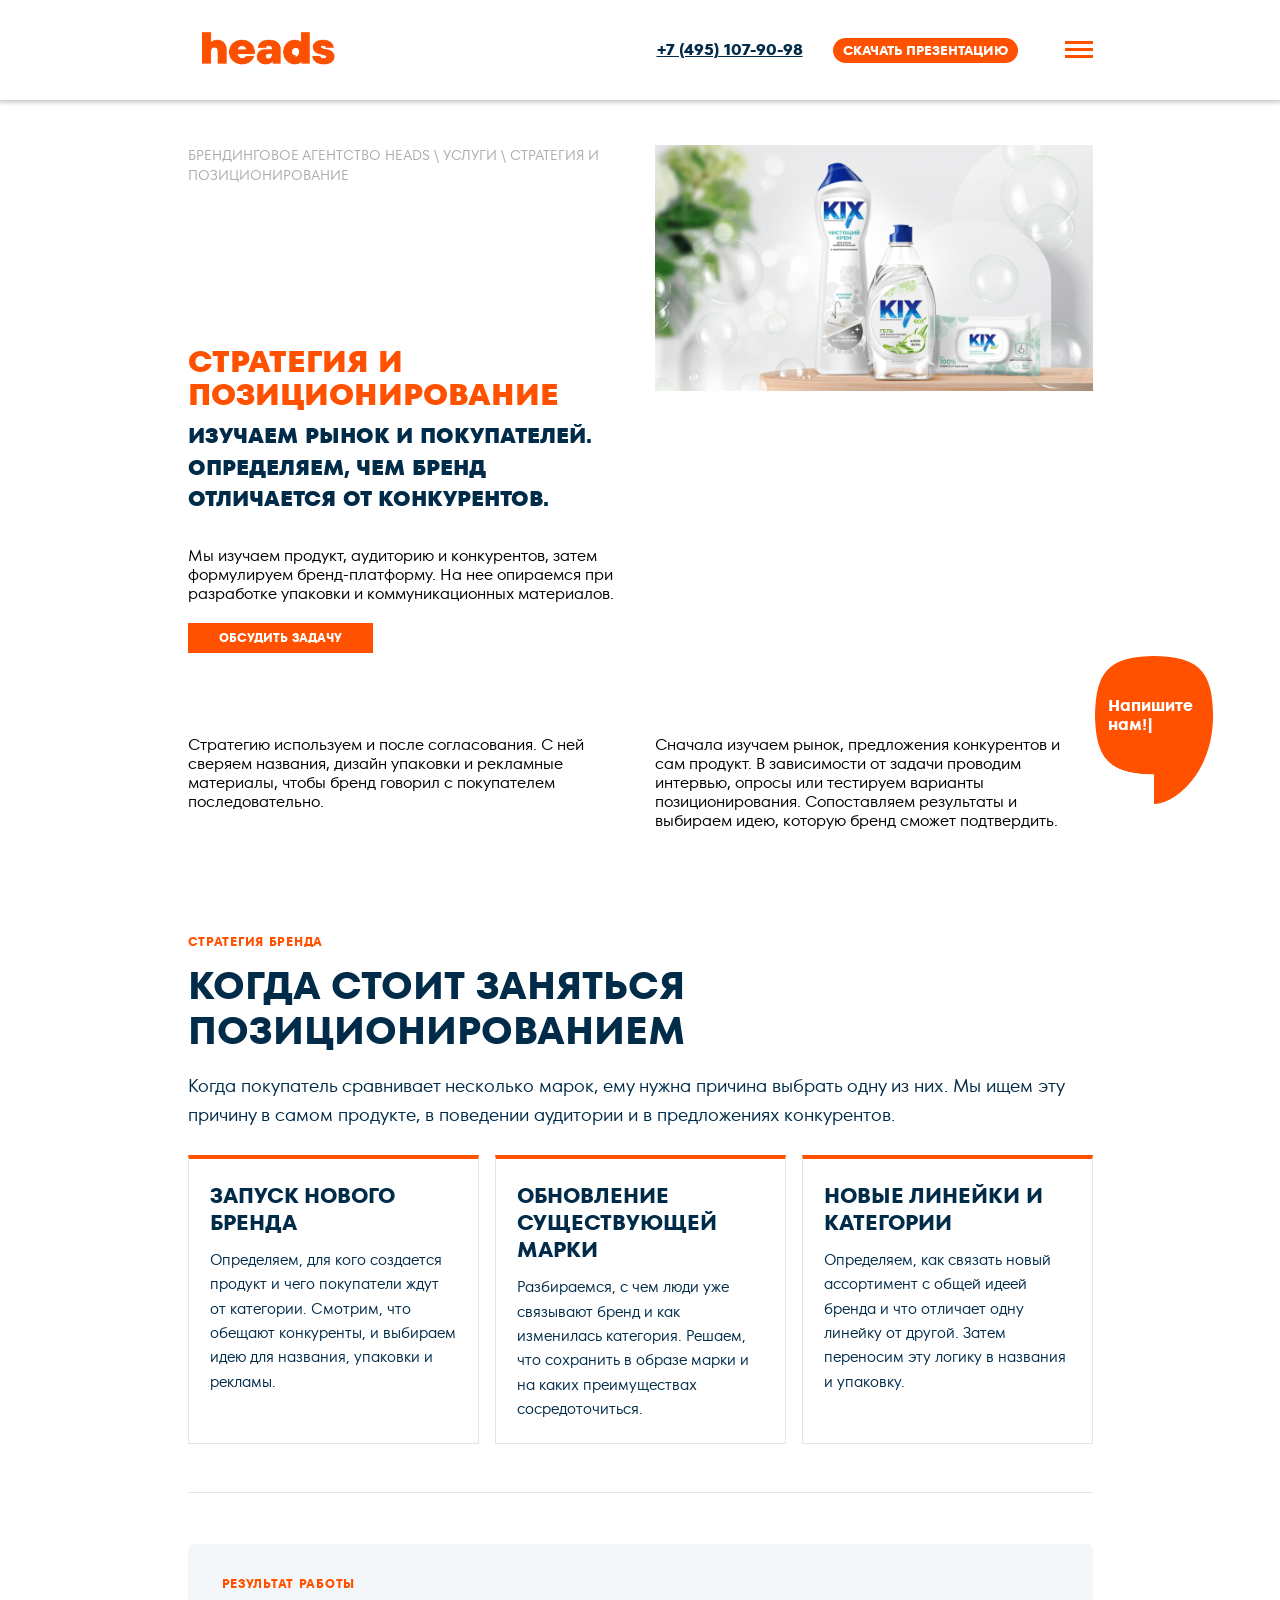
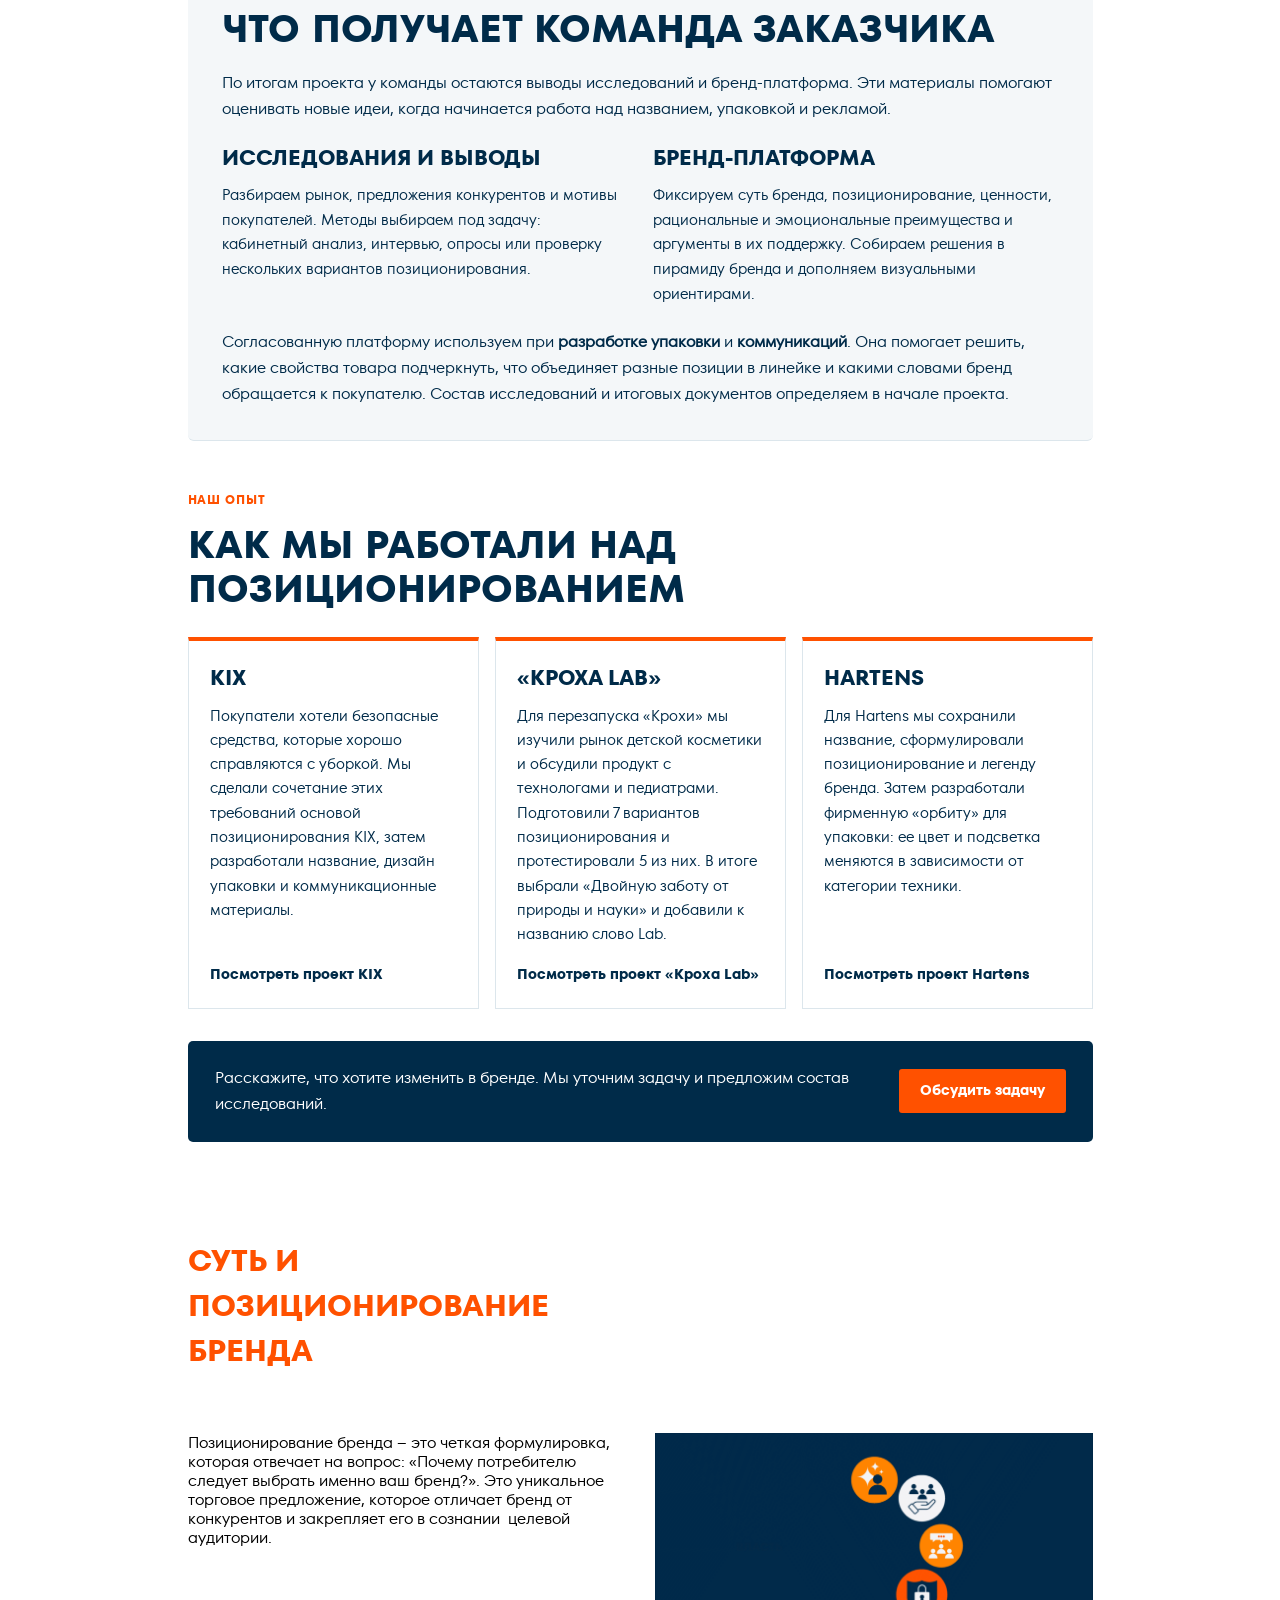
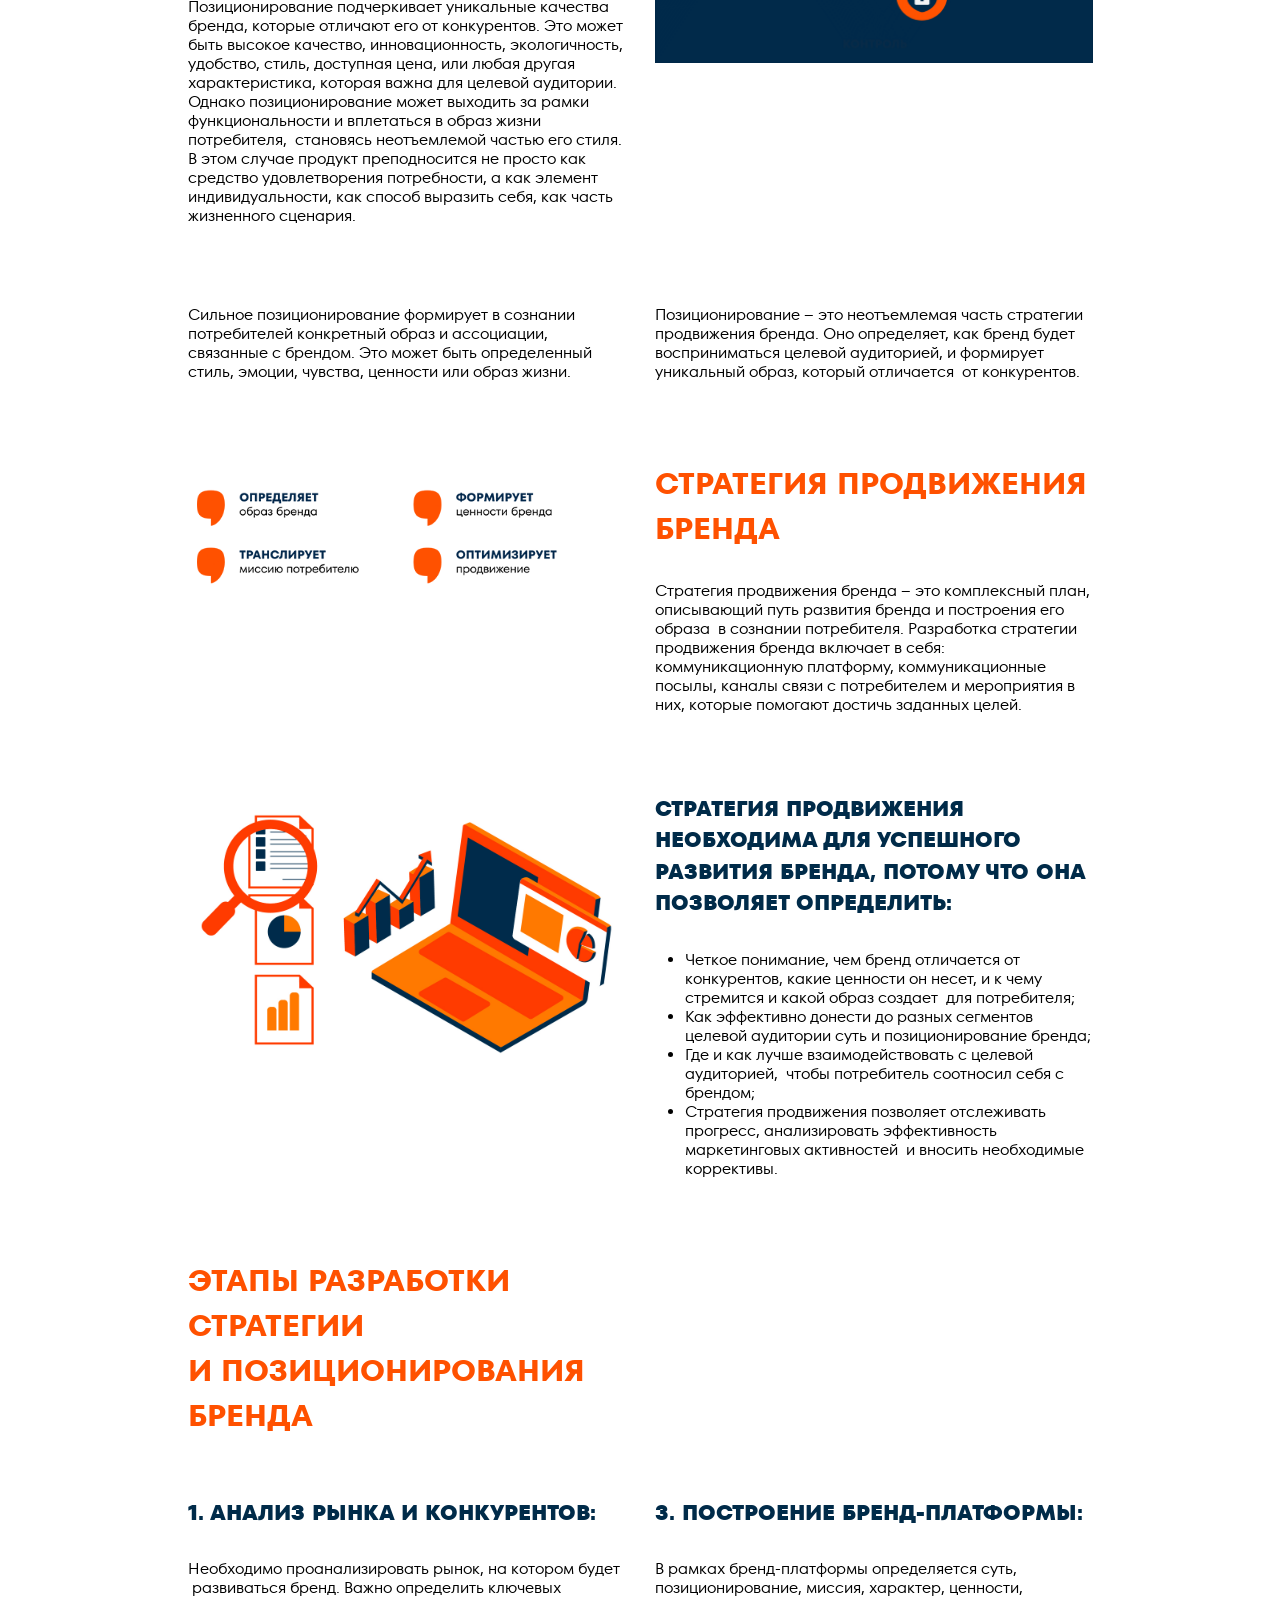
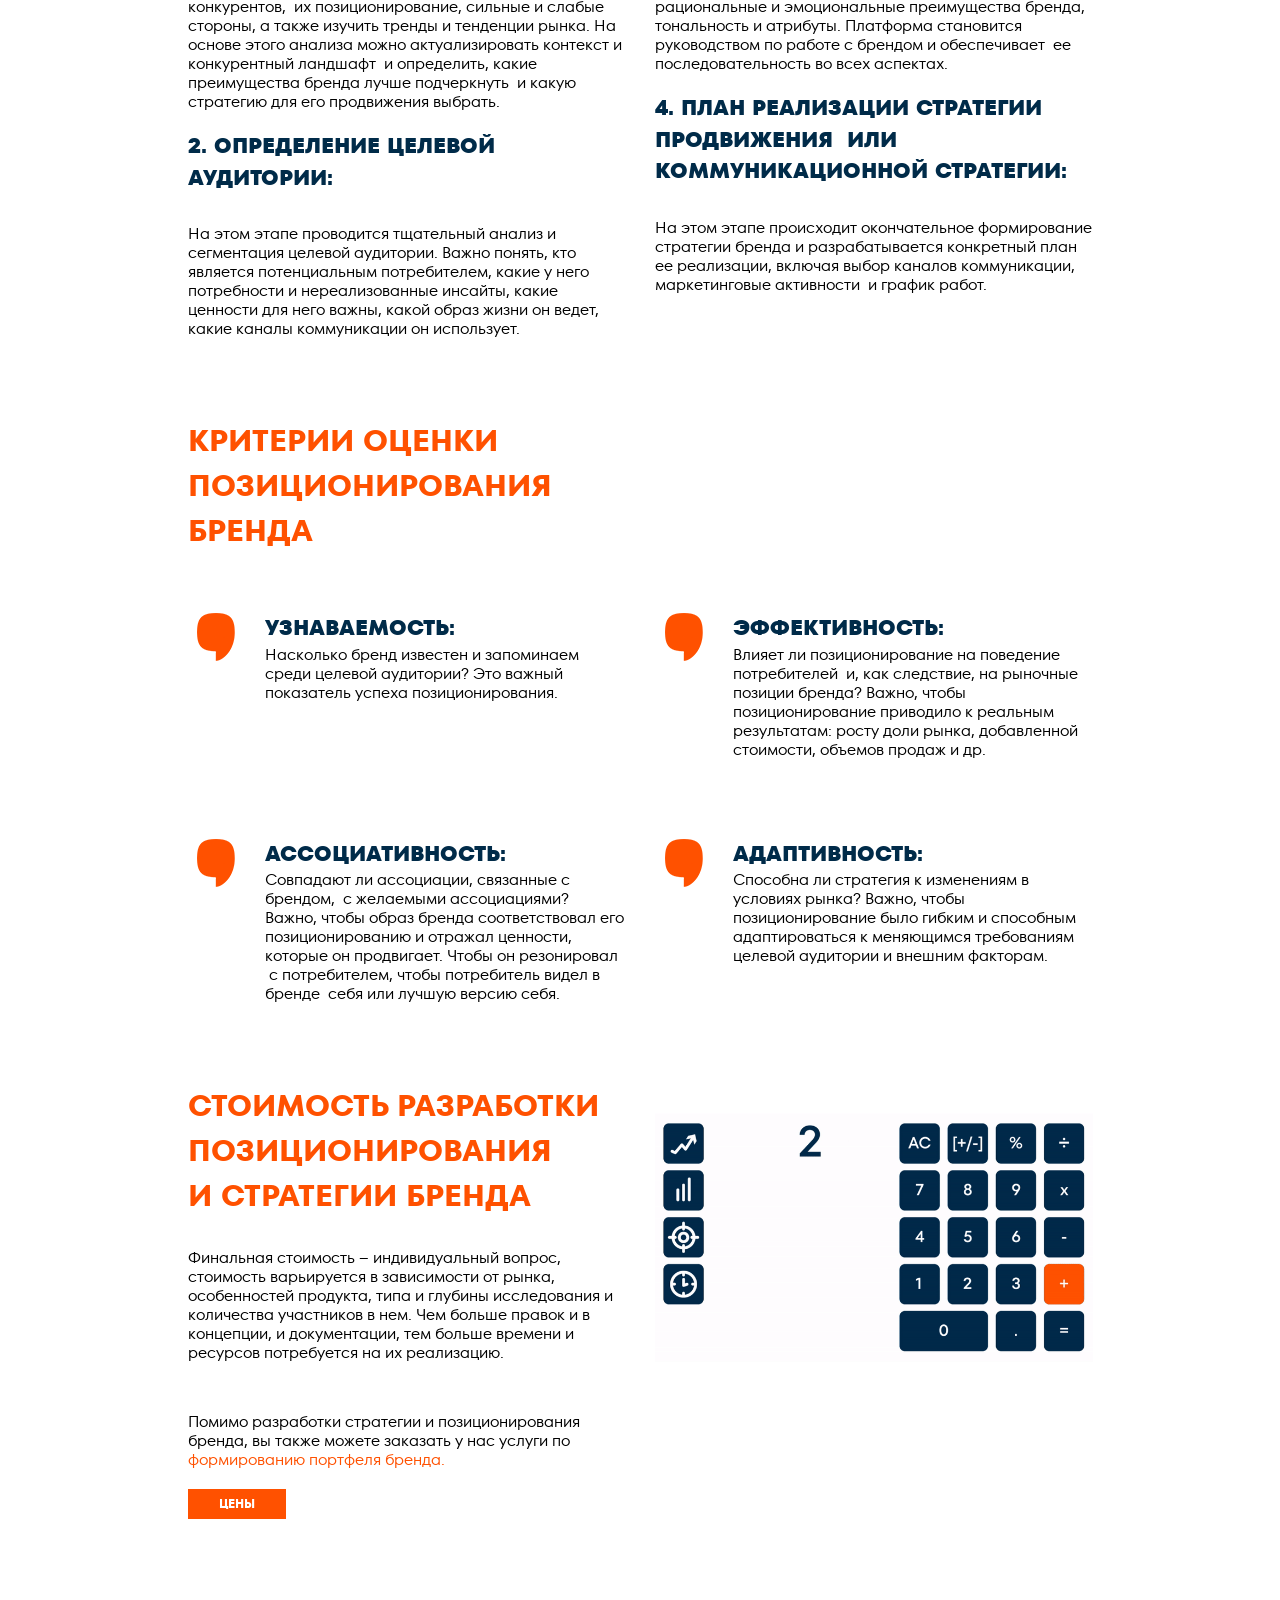
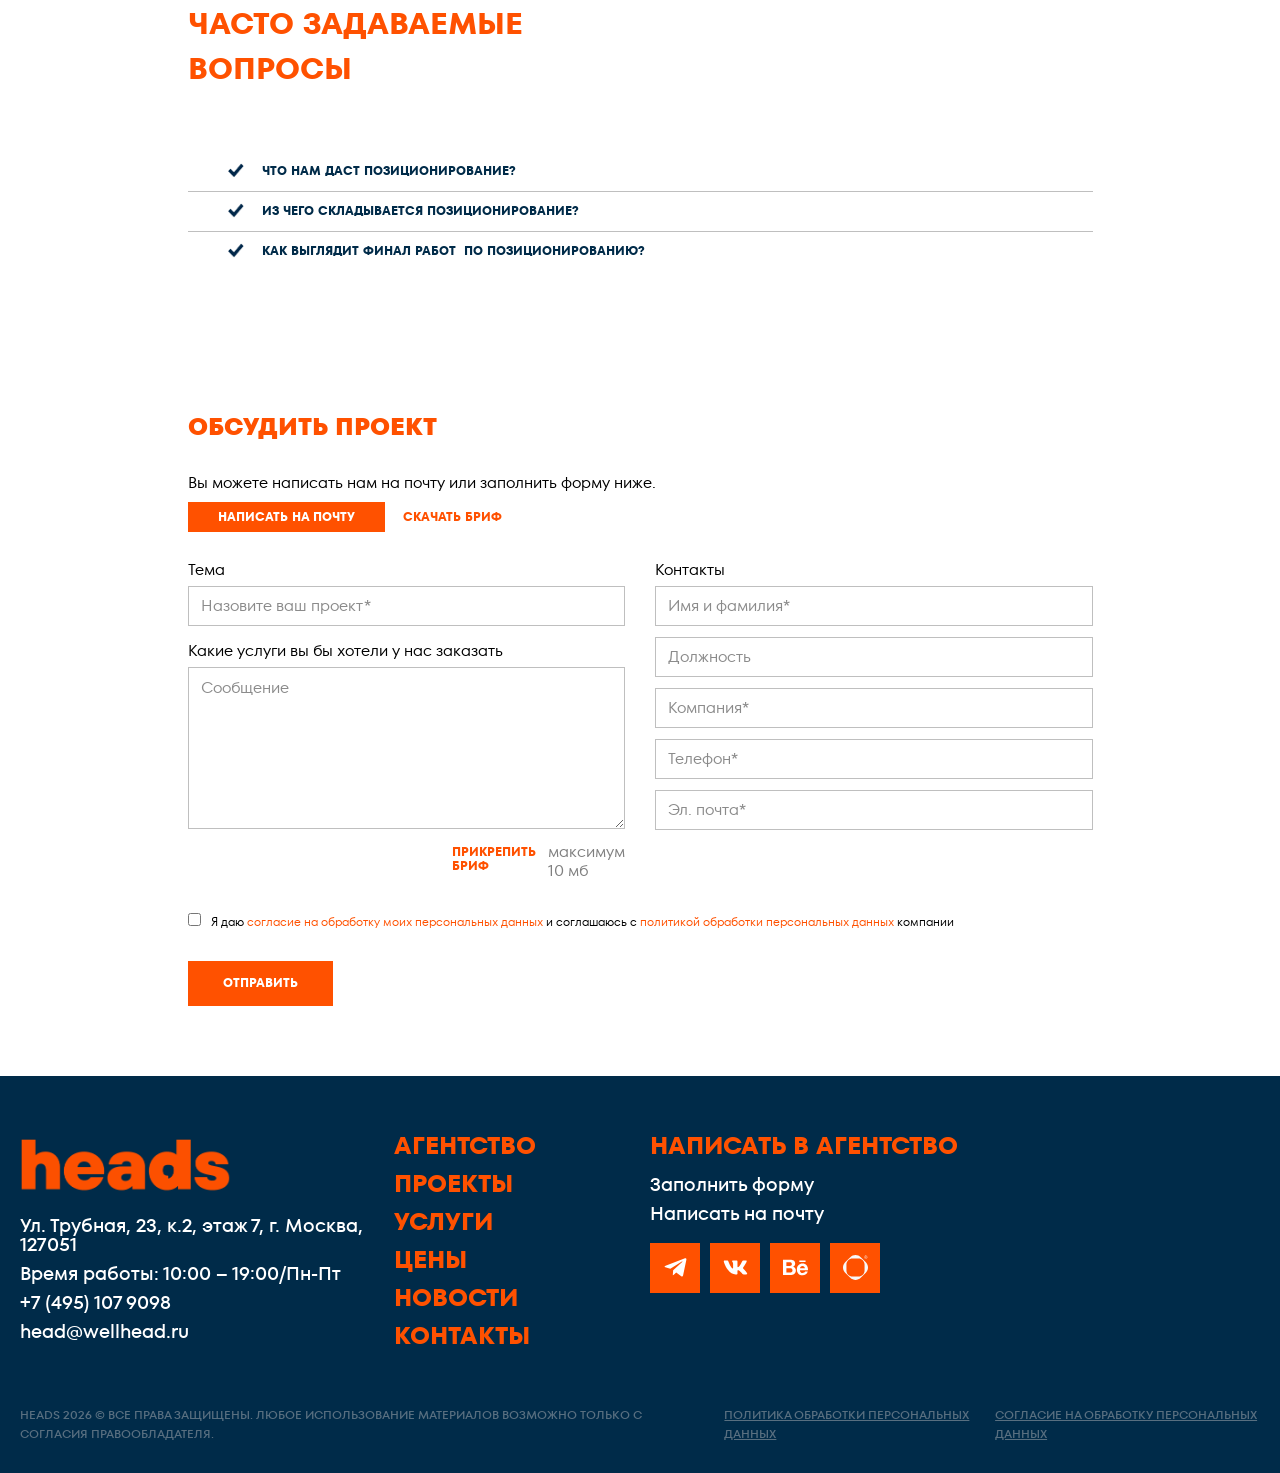
<file: strategija-i-pozicionirovanie/index.html>
<!doctype html>
<html lang="ru-RU" itemscope itemtype="http://schema.org/WebPage">
<head>
<meta charset="UTF-8">

<meta name="robots" content="noindex, nofollow, noarchive"><meta http-equiv="Content-Security-Policy" content="default-src 'self'; img-src 'self' data:; font-src 'self' data:; style-src 'self' 'unsafe-inline'; script-src 'self' 'unsafe-inline'; connect-src 'none'; form-action 'none'; base-uri 'none'; frame-src https://marketing-tech.ru"><meta name="yandex-verification" content="97dc5896ee139fba">

<meta name="viewport" content="width=device-width, initial-scale=1">
<meta http-equiv="X-UA-Compatible" content="IE=edge">


	<title>Разработка стратегии и позиционирования бренда — Heads</title>
	<meta name="description" content="Исследуем рынок, конкурентов и аудиторию, разрабатываем позиционирование и бренд-платформу. Показываем связь стратегии с дизайном упаковки. Кейсы KIX, «Кроха Lab», Hartens.">
	<link rel="canonical" href="https://wellhead.ru/services/strategija-i-pozicionirovanie/">
	<meta property="og:locale" content="ru_RU">
	<meta property="og:type" content="article">
	<meta property="og:title" content="Разработка стратегии и позиционирования бренда — Heads">
	<meta property="og:description" content="Исследуем рынок, конкурентов и аудиторию, разрабатываем позиционирование и бренд-платформу. Показываем связь стратегии с дизайном упаковки. Кейсы KIX, «Кроха Lab», Hartens.">
	<meta property="og:url" content="https://wellhead.ru/services/strategija-i-pozicionirovanie/">
	<meta property="og:site_name" content="Брендинговое агентство Heads">
	<meta property="article:publisher" content="https://www.facebook.com/wellhead.agency/">
	<meta property="article:modified_time" content="2025-10-10T12:24:03+00:00">
	<meta property="og:image" content="https://wellhead.ru/wp-content/uploads/2025/10/HEADS_Wallpapper_01.jpg">
	<meta property="og:image:width" content="1920">
	<meta property="og:image:height" content="1080">
	<meta property="og:image:type" content="image/jpeg">
	<meta name="twitter:card" content="summary_large_image">
	<meta name="twitter:label1" content="Примерное время для чтения">
	<meta name="twitter:data1" content="13 минут">
	<script type="application/ld+json" class="yoast-schema-graph">{"@context":"https://schema.org","@graph":[{"@type":"WebPage","@id":"https://wellhead.ru/services/strategija-i-pozicionirovanie/","url":"https://wellhead.ru/services/strategija-i-pozicionirovanie/","name":"Разработка стратегии и позиционирования бренда — Heads","isPartOf":{"@id":"https://wellhead.ru/#website"},"datePublished":"2024-11-01T09:40:02+00:00","dateModified":"2025-10-10T12:24:03+00:00","description":"Исследуем рынок, конкурентов и аудиторию, разрабатываем позиционирование и бренд-платформу. Показываем связь стратегии с дизайном упаковки. Кейсы KIX, «Кроха Lab», Hartens.","breadcrumb":{"@id":"https://wellhead.ru/services/strategija-i-pozicionirovanie/#breadcrumb"},"inLanguage":"ru-RU","potentialAction":[{"@type":"ReadAction","target":["https://wellhead.ru/services/strategija-i-pozicionirovanie/"]}],"mainEntity":{"@id":"https://wellhead.ru/services/strategija-i-pozicionirovanie/#service"},"hasPart":[{"@id":"https://wellhead.ru/services/strategija-i-pozicionirovanie/#faq"}]},{"@type":"BreadcrumbList","@id":"https://wellhead.ru/services/strategija-i-pozicionirovanie/#breadcrumb","itemListElement":[{"@type":"ListItem","position":1,"name":"Брендинговое агентство Heads","item":"https://wellhead.ru/"},{"@type":"ListItem","position":2,"name":"Услуги","item":"https://wellhead.ru/services/"},{"@type":"ListItem","position":3,"name":"Стратегия и позиционирование"}]},{"@type":"WebSite","@id":"https://wellhead.ru/#website","url":"https://wellhead.ru/","name":"Брендинговое агентство Heads","description":"Брендинговое агентство Heads: мы создаем успешные бренды! Стратегическое планирование, маркетинговые исследования и позиционирование, разработка дизайна упаковки и этикетки.","publisher":{"@id":"https://wellhead.ru/#organization"},"alternateName":["Heads","Wellhead"],"potentialAction":[{"@type":"SearchAction","target":{"@type":"EntryPoint","urlTemplate":"https://wellhead.ru/?s={search_term_string}"},"query-input":{"@type":"PropertyValueSpecification","valueRequired":true,"valueName":"search_term_string"}}],"inLanguage":"ru-RU"},{"@type":"Organization","@id":"https://wellhead.ru/#organization","name":"Heads","alternateName":["Wellhead","WELLHEAD","Вэллхэд","Брендинговое агентство Heads","Брендинговое агентство Хэдс"],"url":"https://wellhead.ru/","logo":{"@type":"ImageObject","inLanguage":"ru-RU","@id":"https://wellhead.ru/#/schema/logo/image/","url":"https://wellhead.ru/wp-content/uploads/2026/10/logo-1.jpg","contentUrl":"https://wellhead.ru/wp-content/uploads/2026/10/logo-1.jpg","width":833,"height":833,"caption":"Брендинговое агентство Heads"},"image":{"@id":"https://wellhead.ru/#/schema/logo/image/"},"sameAs":["https://www.facebook.com/wellhead.agency/","https://t.me/heads_branding","https://vk.com/headseffectivebranding","https://www.behance.net/heads_branding","https://dprofile.ru/heads","https://www.sostav.ru/heads","https://marketing-tech.ru/companies/wellhead/","https://workspace.ru/contractors/heads/","https://ratingruneta.ru/agency-wellhead/","https://www.retail.ru/rbc/company/wellhead/","https://cmsmagazine.ru/agencies/wellhead/","https://ruward.ru/catalog/wellhead-ru/"],"legalName":"ООО «ВЭЛЛХЭД»","taxID":"7715766526","telephone":"+7-495-107-90-98","email":"head@wellhead.ru","address":{"@type":"PostalAddress","streetAddress":"ул. Трубная, д. 23, к. 2, этаж 7","addressLocality":"Москва","postalCode":"127051","addressCountry":"RU"},"contactPoint":{"@type":"ContactPoint","@id":"https://wellhead.ru/#contact","contactType":"Обсуждение проекта","telephone":"+7-495-107-90-98","email":"head@wellhead.ru","url":"https://wellhead.ru/contacts/","hoursAvailable":{"@type":"OpeningHoursSpecification","dayOfWeek":["https://schema.org/Monday","https://schema.org/Tuesday","https://schema.org/Wednesday","https://schema.org/Thursday","https://schema.org/Friday"],"opens":"10:00","closes":"19:00"}}},{"@type":"Service","@id":"https://wellhead.ru/services/strategija-i-pozicionirovanie/#service","name":"Стратегия и позиционирование","serviceType":"Стратегия и позиционирование","url":"https://wellhead.ru/services/strategija-i-pozicionirovanie/","provider":{"@id":"https://wellhead.ru/#organization"},"mainEntityOfPage":{"@id":"https://wellhead.ru/services/strategija-i-pozicionirovanie/"},"description":"Исследование рынка, конкурентов и аудитории, разработка позиционирования и бренд-платформы, рекомендации для дизайна упаковки и коммуникаций."},{"@type":"FAQPage","@id":"https://wellhead.ru/services/strategija-i-pozicionirovanie/#faq","isPartOf":{"@id":"https://wellhead.ru/services/strategija-i-pozicionirovanie/"},"about":{"@id":"https://wellhead.ru/services/strategija-i-pozicionirovanie/#service"},"mainEntity":[{"@type":"Question","@id":"https://wellhead.ru/services/strategija-i-pozicionirovanie/#question-a920900d78","name":"Что нам даст позиционирование?","acceptedAnswer":{"@type":"Answer","text":"Позиционирование позволяет определить свое место на рынке, найти свои уникальные точки взаимодействия с потребителем и выстроить единую логику в коммуникационных сообщениях. Позиционирование отвечает на вопрос «‎кто вы» для актуального рынка и его потребителя."}},{"@type":"Question","@id":"https://wellhead.ru/services/strategija-i-pozicionirovanie/#question-8b45f1d86a","name":"Из чего складывается позиционирование?","acceptedAnswer":{"@type":"Answer","text":"Позиционирование – результат последовательной работы, включающей анализ рынка, трендов, международного опыта, исследования и сегментирования потребителей, анализа конкурентов и бенчмарков, часто из других или смежных рынков. Позиционирование не равно идея ради идеи, для нас это рабочий инструмент, который актуален сейчас, востребован в будущем и всегда попадает в потребительский инсайт или боль."}},{"@type":"Question","@id":"https://wellhead.ru/services/strategija-i-pozicionirovanie/#question-34d506e95c","name":"Как выглядит финал работ по позиционированию?","acceptedAnswer":{"@type":"Answer","text":"Финализированное позиционирование – это схема, мы используем классический инструмент – пирамида бренда. В пирамиде бренда расписаны ключевые бренд-константы: суть бренда, позиционирование, характер бренда, ценности бренда, эмоциональные и рациональные преимущества, атрибуты и RTB бренда, характеристики аудитории. А также мы используем много визуальных образов и мудбордов, которыми наглядно показываем, с чем ваш бренд будет ассоциироваться."}}],"inLanguage":"ru-RU"}]}</script>
	



<style id="wp-img-auto-sizes-contain-inline-css">
img:is([sizes=auto i],[sizes^="auto," i]){contain-intrinsic-size:3000px 1500px}
/*# sourceURL=wp-img-auto-sizes-contain-inline-css */
</style>
<link rel="stylesheet" id="font-awesome-css" href="assets/240ac6d552-font-awesome.min.css" media="all">
<link rel="stylesheet" id="js_composer_front-css" href="assets/c9c87c021b-js_composer.min.css" media="all">
<link rel="stylesheet" id="wp-block-library-css" href="assets/c0c5679948-style.min.css" media="all">
<style id="classic-theme-styles-inline-css">
/*! This file is auto-generated */
.wp-block-button__link{color:#fff;background-color:#32373c;border-radius:9999px;box-shadow:none;text-decoration:none;padding:calc(.667em + 2px) calc(1.333em + 2px);font-size:1.125em}.wp-block-file__button{background:#32373c;color:#fff;text-decoration:none}
/*# sourceURL=/wp-includes/css/classic-themes.min.css */
</style>





<style id="global-styles-inline-css">
:root{--wp--preset--aspect-ratio--square: 1;--wp--preset--aspect-ratio--4-3: 4/3;--wp--preset--aspect-ratio--3-4: 3/4;--wp--preset--aspect-ratio--3-2: 3/2;--wp--preset--aspect-ratio--2-3: 2/3;--wp--preset--aspect-ratio--16-9: 16/9;--wp--preset--aspect-ratio--9-16: 9/16;--wp--preset--color--black: #000000;--wp--preset--color--cyan-bluish-gray: #abb8c3;--wp--preset--color--white: #ffffff;--wp--preset--color--pale-pink: #f78da7;--wp--preset--color--vivid-red: #cf2e2e;--wp--preset--color--luminous-vivid-orange: #ff6900;--wp--preset--color--luminous-vivid-amber: #fcb900;--wp--preset--color--light-green-cyan: #7bdcb5;--wp--preset--color--vivid-green-cyan: #00d084;--wp--preset--color--pale-cyan-blue: #8ed1fc;--wp--preset--color--vivid-cyan-blue: #0693e3;--wp--preset--color--vivid-purple: #9b51e0;--wp--preset--gradient--vivid-cyan-blue-to-vivid-purple: linear-gradient(135deg,rgb(6,147,227) 0%,rgb(155,81,224) 100%);--wp--preset--gradient--light-green-cyan-to-vivid-green-cyan: linear-gradient(135deg,rgb(122,220,180) 0%,rgb(0,208,130) 100%);--wp--preset--gradient--luminous-vivid-amber-to-luminous-vivid-orange: linear-gradient(135deg,rgb(252,185,0) 0%,rgb(255,105,0) 100%);--wp--preset--gradient--luminous-vivid-orange-to-vivid-red: linear-gradient(135deg,rgb(255,105,0) 0%,rgb(207,46,46) 100%);--wp--preset--gradient--very-light-gray-to-cyan-bluish-gray: linear-gradient(135deg,rgb(238,238,238) 0%,rgb(169,184,195) 100%);--wp--preset--gradient--cool-to-warm-spectrum: linear-gradient(135deg,rgb(74,234,220) 0%,rgb(151,120,209) 20%,rgb(207,42,186) 40%,rgb(238,44,130) 60%,rgb(251,105,98) 80%,rgb(254,248,76) 100%);--wp--preset--gradient--blush-light-purple: linear-gradient(135deg,rgb(255,206,236) 0%,rgb(152,150,240) 100%);--wp--preset--gradient--blush-bordeaux: linear-gradient(135deg,rgb(254,205,165) 0%,rgb(254,45,45) 50%,rgb(107,0,62) 100%);--wp--preset--gradient--luminous-dusk: linear-gradient(135deg,rgb(255,203,112) 0%,rgb(199,81,192) 50%,rgb(65,88,208) 100%);--wp--preset--gradient--pale-ocean: linear-gradient(135deg,rgb(255,245,203) 0%,rgb(182,227,212) 50%,rgb(51,167,181) 100%);--wp--preset--gradient--electric-grass: linear-gradient(135deg,rgb(202,248,128) 0%,rgb(113,206,126) 100%);--wp--preset--gradient--midnight: linear-gradient(135deg,rgb(2,3,129) 0%,rgb(40,116,252) 100%);--wp--preset--font-size--small: 13px;--wp--preset--font-size--medium: 20px;--wp--preset--font-size--large: 36px;--wp--preset--font-size--x-large: 42px;--wp--preset--spacing--20: 0.44rem;--wp--preset--spacing--30: 0.67rem;--wp--preset--spacing--40: 1rem;--wp--preset--spacing--50: 1.5rem;--wp--preset--spacing--60: 2.25rem;--wp--preset--spacing--70: 3.38rem;--wp--preset--spacing--80: 5.06rem;--wp--preset--shadow--natural: 6px 6px 9px rgba(0, 0, 0, 0.2);--wp--preset--shadow--deep: 12px 12px 50px rgba(0, 0, 0, 0.4);--wp--preset--shadow--sharp: 6px 6px 0px rgba(0, 0, 0, 0.2);--wp--preset--shadow--outlined: 6px 6px 0px -3px rgb(255, 255, 255), 6px 6px rgb(0, 0, 0);--wp--preset--shadow--crisp: 6px 6px 0px rgb(0, 0, 0);}.wp-block-button{--wp--preset--dimension--25: 25%;--wp--preset--dimension--50: 50%;--wp--preset--dimension--75: 75%;--wp--preset--dimension--100: 100%;}:where(body) { margin: 0; }:where(.is-layout-flex){gap: 0.5em;}:where(.is-layout-grid){gap: 0.5em;}body .is-layout-flex{display: flex;}.is-layout-flex{flex-wrap: wrap;align-items: center;}.is-layout-flex > :is(*, div){margin: 0;}body .is-layout-grid{display: grid;}.is-layout-grid > :is(*, div){margin: 0;}body{padding-top: 0px;padding-right: 0px;padding-bottom: 0px;padding-left: 0px;}:root :where(.wp-element-button, .wp-block-button__link){background-color: #32373c;border-width: 0;color: #fff;font-family: inherit;font-size: inherit;font-style: inherit;font-weight: inherit;letter-spacing: inherit;line-height: inherit;padding-top: calc(0.667em + 2px);padding-right: calc(1.333em + 2px);padding-bottom: calc(0.667em + 2px);padding-left: calc(1.333em + 2px);text-decoration: none;text-transform: inherit;}.has-black-color{color: var(--wp--preset--color--black) !important;}.has-cyan-bluish-gray-color{color: var(--wp--preset--color--cyan-bluish-gray) !important;}.has-white-color{color: var(--wp--preset--color--white) !important;}.has-pale-pink-color{color: var(--wp--preset--color--pale-pink) !important;}.has-vivid-red-color{color: var(--wp--preset--color--vivid-red) !important;}.has-luminous-vivid-orange-color{color: var(--wp--preset--color--luminous-vivid-orange) !important;}.has-luminous-vivid-amber-color{color: var(--wp--preset--color--luminous-vivid-amber) !important;}.has-light-green-cyan-color{color: var(--wp--preset--color--light-green-cyan) !important;}.has-vivid-green-cyan-color{color: var(--wp--preset--color--vivid-green-cyan) !important;}.has-pale-cyan-blue-color{color: var(--wp--preset--color--pale-cyan-blue) !important;}.has-vivid-cyan-blue-color{color: var(--wp--preset--color--vivid-cyan-blue) !important;}.has-vivid-purple-color{color: var(--wp--preset--color--vivid-purple) !important;}.has-black-background-color{background-color: var(--wp--preset--color--black) !important;}.has-cyan-bluish-gray-background-color{background-color: var(--wp--preset--color--cyan-bluish-gray) !important;}.has-white-background-color{background-color: var(--wp--preset--color--white) !important;}.has-pale-pink-background-color{background-color: var(--wp--preset--color--pale-pink) !important;}.has-vivid-red-background-color{background-color: var(--wp--preset--color--vivid-red) !important;}.has-luminous-vivid-orange-background-color{background-color: var(--wp--preset--color--luminous-vivid-orange) !important;}.has-luminous-vivid-amber-background-color{background-color: var(--wp--preset--color--luminous-vivid-amber) !important;}.has-light-green-cyan-background-color{background-color: var(--wp--preset--color--light-green-cyan) !important;}.has-vivid-green-cyan-background-color{background-color: var(--wp--preset--color--vivid-green-cyan) !important;}.has-pale-cyan-blue-background-color{background-color: var(--wp--preset--color--pale-cyan-blue) !important;}.has-vivid-cyan-blue-background-color{background-color: var(--wp--preset--color--vivid-cyan-blue) !important;}.has-vivid-purple-background-color{background-color: var(--wp--preset--color--vivid-purple) !important;}.has-black-border-color{border-color: var(--wp--preset--color--black) !important;}.has-cyan-bluish-gray-border-color{border-color: var(--wp--preset--color--cyan-bluish-gray) !important;}.has-white-border-color{border-color: var(--wp--preset--color--white) !important;}.has-pale-pink-border-color{border-color: var(--wp--preset--color--pale-pink) !important;}.has-vivid-red-border-color{border-color: var(--wp--preset--color--vivid-red) !important;}.has-luminous-vivid-orange-border-color{border-color: var(--wp--preset--color--luminous-vivid-orange) !important;}.has-luminous-vivid-amber-border-color{border-color: var(--wp--preset--color--luminous-vivid-amber) !important;}.has-light-green-cyan-border-color{border-color: var(--wp--preset--color--light-green-cyan) !important;}.has-vivid-green-cyan-border-color{border-color: var(--wp--preset--color--vivid-green-cyan) !important;}.has-pale-cyan-blue-border-color{border-color: var(--wp--preset--color--pale-cyan-blue) !important;}.has-vivid-cyan-blue-border-color{border-color: var(--wp--preset--color--vivid-cyan-blue) !important;}.has-vivid-purple-border-color{border-color: var(--wp--preset--color--vivid-purple) !important;}.has-vivid-cyan-blue-to-vivid-purple-gradient-background{background: var(--wp--preset--gradient--vivid-cyan-blue-to-vivid-purple) !important;}.has-light-green-cyan-to-vivid-green-cyan-gradient-background{background: var(--wp--preset--gradient--light-green-cyan-to-vivid-green-cyan) !important;}.has-luminous-vivid-amber-to-luminous-vivid-orange-gradient-background{background: var(--wp--preset--gradient--luminous-vivid-amber-to-luminous-vivid-orange) !important;}.has-luminous-vivid-orange-to-vivid-red-gradient-background{background: var(--wp--preset--gradient--luminous-vivid-orange-to-vivid-red) !important;}.has-very-light-gray-to-cyan-bluish-gray-gradient-background{background: var(--wp--preset--gradient--very-light-gray-to-cyan-bluish-gray) !important;}.has-cool-to-warm-spectrum-gradient-background{background: var(--wp--preset--gradient--cool-to-warm-spectrum) !important;}.has-blush-light-purple-gradient-background{background: var(--wp--preset--gradient--blush-light-purple) !important;}.has-blush-bordeaux-gradient-background{background: var(--wp--preset--gradient--blush-bordeaux) !important;}.has-luminous-dusk-gradient-background{background: var(--wp--preset--gradient--luminous-dusk) !important;}.has-pale-ocean-gradient-background{background: var(--wp--preset--gradient--pale-ocean) !important;}.has-electric-grass-gradient-background{background: var(--wp--preset--gradient--electric-grass) !important;}.has-midnight-gradient-background{background: var(--wp--preset--gradient--midnight) !important;}.has-small-font-size{font-size: var(--wp--preset--font-size--small) !important;}.has-medium-font-size{font-size: var(--wp--preset--font-size--medium) !important;}.has-large-font-size{font-size: var(--wp--preset--font-size--large) !important;}.has-x-large-font-size{font-size: var(--wp--preset--font-size--x-large) !important;}
:root :where(.wp-block-icon svg){width: 24px;}
:where(.wp-block-gallery.is-layout-flex){gap: var( --wp--style--gallery-gap-default, var( --gallery-block--gutter-size, var( --wp--style--block-gap, 0.5em ) ) );}:where(.wp-block-gallery.is-layout-grid){gap: var( --wp--style--gallery-gap-default, var( --gallery-block--gutter-size, var( --wp--style--block-gap, 0.5em ) ) );}
:where(.wp-block-latest-posts.is-layout-flex){gap: 1.25em;}:where(.wp-block-latest-posts.is-layout-grid){gap: 1.25em;}
:where(.wp-block-post-template.is-layout-flex){gap: 1.25em;}:where(.wp-block-post-template.is-layout-grid){gap: 1.25em;}
:where(.wp-block-term-template.is-layout-flex){gap: 1.25em;}:where(.wp-block-term-template.is-layout-grid){gap: 1.25em;}
:where(.wp-block-columns.is-layout-flex){gap: 2em;}:where(.wp-block-columns.is-layout-grid){gap: 2em;}
:root :where(.wp-block-pullquote){font-size: 1.5em;line-height: 1.6;}
/*# sourceURL=global-styles-inline-css */
</style>



<link rel="stylesheet" id="ccp-banner-css" href="assets/aad5d1fae5-banner.css" media="all">


<link rel="stylesheet" id="parent-style-css" href="assets/8811af3e52-style.css" media="all">
<link rel="stylesheet" id="wpex-style-css" href="assets/471cb67d65-style.css" media="all">
<link rel="stylesheet" id="wpex-visual-composer-css" href="assets/392a72f583-wpex-visual-composer.css" media="all">

<link rel="stylesheet" id="elementor-frontend-css" href="assets/97b69ecc76-frontend.min.css" media="all">
<style id="elementor-frontend-inline-css">
.wpr-dc-hidden{display:none!important}.wpr-dc-fallback{margin:0;padding:0}
/*# sourceURL=elementor-frontend-inline-css */
</style>
<link rel="stylesheet" id="widget-image-css" href="assets/9ed25deedc-widget-image.min.css" media="all">
<link rel="stylesheet" id="widget-icon-list-css" href="assets/834468cde2-widget-icon-list.min.css" media="all">
<link rel="stylesheet" id="widget-social-icons-css" href="assets/ff03881ed3-widget-social-icons.min.css" media="all">
<link rel="stylesheet" id="e-apple-webkit-css" href="assets/cb2306155e-apple-webkit.min.css" media="all">
<link rel="stylesheet" id="widget-heading-css" href="assets/f047732dc6-widget-heading.min.css" media="all">
<link rel="stylesheet" id="widget-form-css" href="assets/1853000d44-widget-form.min.css" media="all">
<link rel="stylesheet" id="e-animation-fadeIn-css" href="assets/9ac29cede3-fadeIn.min.css" media="all">
<link rel="stylesheet" id="e-popup-css" href="assets/b632f5ed0f-popup.min.css" media="all">
<link rel="stylesheet" id="elementor-post-13077-css" href="assets/cd98d6263f-post-13077.css" media="all">
<link rel="stylesheet" id="elementor-post-15130-css" href="assets/259cc8d62e-post-15130.css" media="all">
<link rel="stylesheet" id="elementor-post-14570-css" href="assets/d2f0708144-post-14570.css" media="all">
<style id="elementor-pro-custom-fonts-inline-css">
@font-face {
	font-family: 'TT Fors';
	font-style: normal;
	font-weight: 300;
	font-display: auto;
	src: url("assets/e6bb172292-tt-fors-light-1.ttf") format('truetype');
}
@font-face {
	font-family: 'TT Fors';
	font-style: normal;
	font-weight: 400;
	font-display: auto;
	src: url("assets/f928a8c40e-tt-fors-regular-1.ttf") format('truetype');
}
@font-face {
	font-family: 'TT Fors';
	font-style: normal;
	font-weight: 500;
	font-display: auto;
	src: url("assets/31c48f3be0-tt-fors-medium-1.ttf") format('truetype');
}
@font-face {
	font-family: 'TT Fors';
	font-style: normal;
	font-weight: 600;
	font-display: auto;
	src: url("assets/b49ea6eb70-tt-fors-bold-1.ttf") format('truetype');
}
@font-face {
	font-family: 'TT Fors';
	font-style: normal;
	font-weight: 700;
	font-display: auto;
	src: url("assets/4cf8337a0e-tt-fors-black-1.ttf") format('truetype');
}

/*# sourceURL=elementor-pro-custom-fonts-inline-css */
</style>
<link rel="stylesheet" id="wpr-text-animations-css-css" href="assets/63b7ef2190-text-animations.min.css" media="all">
<link rel="stylesheet" id="wpr-addons-css-css" href="assets/1e5e542442-frontend.min.css" media="all">
<link rel="stylesheet" id="font-awesome-5-all-css" href="assets/c02319ec18-all.min.css" media="all">
<link rel="stylesheet" id="elementor-gf-roboto-css" href="assets/74d074b5db-google-fonts.css" media="all">
<link rel="stylesheet" id="elementor-gf-robotoslab-css" href="assets/362a59544b-google-fonts.css" media="all">
<script id="jquery-core-js" data-cfasync="false" src="../assets/3d823cce4e-jquery.min.js"></script>
<script id="jquery-migrate-js" data-cfasync="false" src="../assets/95f72fbd5e-jquery-migrate.min.js"></script>








<style></style><style>
                .lmp_load_more_button.br_lmp_button_settings .lmp_button:hover {
                    background-color: #002b49!important;
                    color: #ffffff!important;
                }
                .lmp_load_more_button.br_lmp_prev_settings .lmp_button:hover {
                    background-color: #9999ff!important;
                    color: #111111!important;
                }li.product.lazy, .berocket_lgv_additional_data.lazy{opacity:0;}</style>
	<link rel="icon" href="../assets/36e62b999b-favicon-4.png" sizes="32x32"><link rel="shortcut icon" href="../assets/36e62b999b-favicon-4.png"><link rel="apple-touch-icon" href="../assets/36e62b999b-favicon-4.png" sizes="57x57"><link rel="apple-touch-icon" href="../assets/36e62b999b-favicon-4.png" sizes="76x76"><link rel="apple-touch-icon" href="../assets/36e62b999b-favicon-4.png" sizes="120x120"><link rel="apple-touch-icon" href="../assets/36e62b999b-favicon-4.png" sizes="114x114">	
	<meta name="generator" content="Elementor 4.1.0; features: e_font_icon_svg, additional_custom_breakpoints; settings: css_print_method-external, google_font-enabled, font_display-swap">
			<style>
				.e-con.e-parent:nth-of-type(n+4):not(.e-lazyloaded):not(.e-no-lazyload),
				.e-con.e-parent:nth-of-type(n+4):not(.e-lazyloaded):not(.e-no-lazyload) * {
					background-image: none !important;
				}
				@media screen and (max-height: 1024px) {
					.e-con.e-parent:nth-of-type(n+3):not(.e-lazyloaded):not(.e-no-lazyload),
					.e-con.e-parent:nth-of-type(n+3):not(.e-lazyloaded):not(.e-no-lazyload) * {
						background-image: none !important;
					}
				}
				@media screen and (max-height: 640px) {
					.e-con.e-parent:nth-of-type(n+2):not(.e-lazyloaded):not(.e-no-lazyload),
					.e-con.e-parent:nth-of-type(n+2):not(.e-lazyloaded):not(.e-no-lazyload) * {
						background-image: none !important;
					}
				}
			</style>
			
<style id="wp-custom-css">
.news-first img{position:relative !important}a:focus,a:hover,button:focus,a:hover,input:focus{outline:none}html{overflow-y:visible!important}#site-header{height:100px;box-shadow:0 0 5px 2px rgb(0 0 0 / 25%)}#site-header-inner{position:relative;display:flex;align-items:center;padding-left:60px;padding-right:60px;width:100%}#main{position:relative;max-width:1920px;margin:65px auto 0 auto;padding:0 60px}body.home #main,body.product-template-default.single-product #main{margin:0 auto}#main >.container,#main .page-header-inner{max-width:100%}#main{position:relative}#main .printTextOuter{width:100%;max-width:1480px;position:fixed;left:0;right:0;margin:0 auto;z-index:10;bottom:95px}#main .printTextOuter .printTextBlock{width:118px;height:149px;background:url("../assets/cd0ab36335-print-text-bg.png") no-repeat;background-size:100%;position:absolute;right:-59px;bottom:0;z-index:2;padding:40px 15px 20px 13px;transition:opacity ease-in-out .4s;animation:showDiv 2s forwards;opacity:0;text-decoration:none}#main .printTextOuter .printTextBlock:hover{text-decoration:none}#main .printTextBlock #printText{font-family:'TT Fors Bold';color:#fff;font-size:16px;line-height:18px}.typed-cursor{font-family:'TT Fors Bold';color:#fff;opacity:1;font-weight:400;animation:blink 0.7s infinite}@keyframes blink{0%{opacity:1}50%{opacity:0}100%{opacity:1}}#noTop{margin-top:-65px}body.product-template-default.single-product article.entry-content{margin-bottom:60px}body.archive.tax-product_cat article.entry-content{margin-bottom:40px}.woof_edit_view{display:none!important}header #site-logo{position:relative;z-index:5}header #mobile-menu{z-index:4;right:60px!important;height:16px!important;margin-top:-15px!important}#mobile-menu a{height:16px}.page-header{padding:0;background-color:rgba(247,247,247,0);border-top:0;border-bottom:0;margin:0 auto 35px}#top-bar ul.top-bar-menu a:hover{text-decoration:none}#mobile-menu .wpex-bars{width:28px;height:16px}#mobile-menu .wpex-bars >span{height:2.5px;width:28px}#mobile-menu .wpex-bars >span::before{height:2.5px;top:-7px;width:28px}#mobile-menu .wpex-bars >span::after{height:2.5px;bottom:-7px;width:28px}#mobile-menu .wpex-active .wpex-bars >span::before{width:28px;transform:rotatez(-45deg) translate(-4.95px,5px)}#mobile-menu .wpex-active .wpex-bars >span::after{width:28px;transform:rotatez(45deg) translate(-4.95px,-5px)}#top-bar-wrap{position:absolute;right:130px;z-index:3;box-sizing:border-box}#top-bar-wrap #top-bar{padding:0;width:100%;max-width:100%}#top-bar-content{width:100%}#top-bar-content ul.top-bar-menu{width:100%;margin-right:0!important;position:relative}#top-bar-wrap #top-bar .top-bar-menu li{margin-right:30px}#top-bar-wrap #top-bar .top-bar-menu li.current-menu-item a{transform:scale(1.36)}#top-bar-wrap #top-bar .top-bar-menu li.phoneLink.current-menu-item a,#top-bar-wrap #top-bar .top-bar-menu li#menu-item-14601.current-menu-item a{transform:scale(1)}#top-bar-content a{display:inline-block;transition:all ease-in-out 0.15s}#top-bar-wrap #top-bar .top-bar-menu li:last-child{margin-right:0}#top-bar-content a:hover{transform:scale(1.23)}#top-bar-content li.phoneLink a{font-size:16px;text-decoration:underline}#top-bar-content li#menu-item-14601 a{background-color:#FF5100;padding:5px 10px;border-radius:50px;color:#fff}#top-bar-content li.phoneLink a:hover{transform:scale(1);color:#FF5100;text-decoration:underline}#top-bar-content li#menu-item-14601 a:hover{transform:scale(1);cursor:pointer}.elementor-field-group .elementor-field-textual:focus{box-shadow:none}#top-bar-content .orange a,#top-bar-content .orange a:hover{color:#FF5100}#top-bar-content ul.top-bar-menu li.en{position:absolute;bottom:0;right:0;margin-right:0!important}#top-bar-content.hovered a{opacity:.5}#top-bar-content.hovered a.hoveredItem,#top-bar-content.hovered li.phoneLink a,#top-bar-content.hovered li#menu-item-14601 a{opacity:1}#menu-ssylki-v-shapke{display:flex;align-items:center}.wpex-row.gap-5{margin-left:-3px;margin-right:-3px}.wpex-row.gap-5 >.col,.wpex-row.gap-5 >.nr-col{padding-left:3px;padding-right:3px;margin-bottom:6px}body.home main#main >header.page-header,body.home header.page-header h1.page-header-title,body.page-id-5023 h1.page-header-title{display:none}#main-top-column >.wpb_column >.vc_column-inner >.wpb_wrapper{position:relative}#main-top-column >.wpb_column >.vc_column-inner >.wpb_wrapper .play-video{position:absolute;left:-100px;bottom:100px;-moz-transform:rotate(-90deg);-ms-transform:rotate(-90deg);-webkit-transform:rotate(-90deg);-o-transform:rotate(-90deg);transform:rotate(-90deg)}#main-top-column >.wpb_column >.vc_column-inner >.wpb_wrapper .play-video span{position:relative;display:block;text-transform:uppercase;font-size:14px;color:#585858;font-weight:400;text-decoration:none;padding-left:55px;padding-top:7px;cursor:pointer}#main-top-column >.wpb_column >.vc_column-inner >.wpb_wrapper .play-video span:hover{text-decoration:none}#main-top-column >.wpb_column >.vc_column-inner >.wpb_wrapper .play-video span:before{content:'';display:block;width:37px;height:37px;border-radius:50px;background:#c4c4c4 url("../assets/1351381d26-play-video-arrow.png") no-repeat;background-size:7px 10px;background-position:center center;top:0;left:0;transition:background ease-in-out .4s;position:absolute;top:0;left:0;-moz-transform:rotate(90deg);-ms-transform:rotate(90deg);-webkit-transform:rotate(90deg);-o-transform:rotate(90deg);transform:rotate(90deg)}#main-top-column >.wpb_column >.vc_column-inner >.wpb_wrapper .play-video span:hover:before{background:#969696 url("../assets/1351381d26-play-video-arrow.png") no-repeat;background-size:7px 10px;background-position:center center;-moz-transform:rotate(90deg);-ms-transform:rotate(90deg);-webkit-transform:rotate(90deg);-o-transform:rotate(90deg);transform:rotate(90deg)}.main-logo .vcex-image-inner img{max-width:100%}.post-type-archive article{position:relative;margin-bottom:75px}.vc_row-o-equal-height.hidden{display:none}.woof_submit_search_form_container.footer{display:table;width:100%;position:relative;top:0;left:auto}.woof_submit_search_form_container.footer button{float:right;background:#ef7d00;color:#fff;text-transform:uppercase;font-size:17px;font-weight:500;padding:0 25px;height:48px;display:flex!important;align-items:center;transition:background ease-in-out .4s;border-radius:0}.woof_submit_search_form_container.footer button:hover{background:#585858;color:#fff}#sidr-main{/* width:40%;*/transition:right 0.65s ease 0s!important;top:100px;height:auto;padding-bottom:0;box-shadow:none;background-color:rgb(0 43 73 / 0)}/*#sidr-main.right{right:-40%}*/body.sidr-main-open #sidr-main.right{box-shadow:0 0 5px 2px rgb(0 0 0 / 25%)}#sidr-main .sidr-class-wpex-close{display:none}#sidr-main .sidr-inner,#sidr-main .sidr-inner >div{height:100%}#sidr-main .sidr-inner ul.sidr-class-dropdown-menu{padding:38px 20px 32px 55px;height:100%;position:relative}#sidr-main .sidr-class-new-clients{margin-top:30px}.sidr-class-dropdown-menu >li:first-child{border-top:0}.sidr-class-dropdown-menu li{border-bottom:0;display:flex;position:relative;flex-direction:row;text-align:center}.sidr-class-dropdown-menu li a{display:flex;padding:13px 0;position:relative;text-align:center;width:260px}.sidr-class-dropdown-menu li a:hover{width:260px;transform:scale(1.23) translate(24px,0)}.sidr-class-dropdown-menu li.sidr-class-current_page_item a{color:#fff;transform:scale(1) translate(0,0)}.wpex-sidr-overlay{background:rgba(0,0,0,0)}#sidr-main .sidr-inner ul.sidr-class-dropdown-menu li.facebook{position:absolute;left:80px;bottom:60px}#sidr-main .sidr-inner ul.sidr-class-dropdown-menu li.facebook a{padding:0;text-indent:-9999px;width:26px;height:26px;background:url("../assets/6c3a43a970-fb-menu-icon.png") no-repeat;background-size:100%;background-position:0 0;transition:none}#sidr-main .sidr-inner ul.sidr-class-dropdown-menu li.facebook a:hover:before,#sidr-main .sidr-inner ul.sidr-class-dropdown-menu li.sidr-class-instagram a:hover:before{display:none}#sidr-main .sidr-inner ul.sidr-class-dropdown-menu li.facebook a:hover,#sidr-main .sidr-inner ul.sidr-class-dropdown-menu li.sidr-class-instagram a:hover{background-position:0 -26px}#sidr-main .sidr-inner ul.sidr-class-dropdown-menu li.sidr-class-instagram{position:absolute;left:118px;bottom:60px}#sidr-main .sidr-inner ul.sidr-class-dropdown-menu li.sidr-class-instagram a{padding:0;text-indent:-9999px;width:26px;height:26px;background:url("../assets/ad7306a58f-insta-menu-icon.png") no-repeat;background-size:100%;background-position:0 0;transition:none}article#single-blocks .single-page-header h1{font-size:45px}.woof.woof_sid.woof_sid_auto_shortcode{background:none;-webkit-border-radius:0;-moz-border-radius:0;border-radius:0;-moz-box-shadow:none;-webkit-box-shadow:none;box-shadow:none;padding:0;border:0;position:relative;display:table;width:100%;margin-bottom:30px}.woof_sid_auto_shortcode .woof_container_inner{padding-left:0}.woof_container_product_tag{width:100%!important}.woof_container_product_tag ul.woof_list.woof_list_radio{display:flex}.woof_container_product_tag ul.woof_list.woof_list_radio li input{display:none}.woof_container_product_tag ul.woof_list.woof_list_radio li{position:relative;margin:0 11px 0 0!important;padding:0!important}.woof_container_product_tag ul.woof_list.woof_list_radio li:last-child{margin-right:0!important}.woof_container_product_tag ul.woof_list.woof_list_radio li label.woof_radio_label{position:relative;background:#FF5100;color:#fff;font-family:'TT Fors Bold';text-transform:uppercase;font-size:12px;padding:4px 33px;display:flex!important;align-items:center;justify-content:center;height:30px;transition:background ease-in-out .4s;margin-left:0;z-index:1}.woof_container_product_tag ul.woof_list.woof_list_radio li:hover label.woof_radio_label,.woof_container_product_tag ul.woof_list.woof_list_radio li label.woof_radio_label.woof_radio_label_selected{background:#002B49;font-weight:400}.woof_container_product_tag ul.woof_list.woof_list_radio li a{position:absolute;top:0;left:0;z-index:2;width:100%;height:100%}.woof_container_product_tag ul.woof_list.woof_list_radio li a img{display:none!important}.woof_container_product_tag ul.woof_list.woof_list_radio li a.woof_radio_term_reset.woof_radio_term_reset_visible{display:none!important}.woof_container_product_tag .woof_block_html_items{display:flex;justify-content:space-between}select.woof_select.woof_select_product_cat,select.woof_select.woof_select_pa_competencies{display:none}.woof.woof_sid.woof_sid_auto_shortcode .all-projects{position:absolute;top:0;right:0;z-index:1}.woof.woof_sid.woof_sid_auto_shortcode .all-projects a{background:#ef7d00;color:#fff;text-transform:uppercase;font-size:14px;font-weight:500;padding:0 25px;height:46px;display:flex!important;align-items:center;transition:background ease-in-out .4s;text-decoration:none}.woof.woof_sid.woof_sid_auto_shortcode .all-projects a:hover{background:#969696}.woof_submit_search_form_container{margin:0}.woof_sid_auto_shortcode >.woof_redraw_zone >.woof_submit_search_form_container .woof_submit_search_form{display:none!important}button.woof_reset_search_form{background-color:rgba(239,125,0,0);font-family:'TT Fors Bold';font-weight:400!important;font-size:12px;text-transform:uppercase;color:#FF5100;height:30px;padding:4px 0}button.woof_reset_search_form:hover{background-color:rgba(239,125,0,0);color:#002B49}.woof_redraw_zone{position:relative;display:flex;flex-direction:column;align-items:flex-start}.woof_redraw_zone .woof_section_tab_label{display:block!important;margin-bottom:15px!important}.woof_redraw_zone .woof_section_tab{background:#002B49!important;padding:30px!important;display:none;height:auto!important}.woof_redraw_zone .woof_section_tab.opened{display:flex!important;flex-wrap:wrap}.woof_redraw_zone .woof_section_tab h4{margin:0 0 13px 0;color:#fff;font-family:'TT Fors Bold';font-size:12px}.woof_redraw_zone .woof_section_tab dt{display:none}.woof_redraw_zone .woof_section_tab dd .woof_list_checkbox{display:grid!important;grid-template-columns:repeat(2,1fr);grid-auto-rows:minmax(10px,30px);position:relative;overflow:visible;max-height:100%!important;background:none;min-height:400px;z-index:1}.woof_redraw_zone .woof_section_tab.opened{display:flex!important;height:auto!important;margin-bottom:20px}.woof_redraw_zone .woof_section_tab .woof_container_product_cat,.woof_redraw_zone .woof_section_tab .woof_container_pa_competencies{width:50%;float:none;flex-wrap:wrap;padding-bottom:0}.woof_redraw_zone .woof_section_tab dd .woof_list_checkbox li{display:grid;grid-template-columns:14px 1fr;margin:0 0 10px 0!important;padding:0 10px 0 0!important}.woof_redraw_zone .woof_section_tab dd .woof_list_checkbox li .woof_checkbox_label{padding:0 0 0 8px;margin-left:0;text-transform:uppercase;font-family:'TT Fors Bold';color:#FF5100;font-size:12px;line-height:15px;font-weight:400}.woof_redraw_zone .woof_section_tab dd .woof_list_checkbox li input[type="checkbox"]{position:relative;-webkit-appearance:none;appearance:none;background-color:rgb(255 255 255 / 0);margin:0;width:14px;height:14px;border:2px solid #FF5100;cursor:pointer;border-radius:0!important}.woof_redraw_zone .woof_section_tab dd .woof_list_checkbox li input[type="checkbox"]::before{content:'';display:block;width:16px;height:15px;background:url("../assets/e6eecf7e84-checked-icon.png") no-repeat;background-size:100%;position:absolute;top:-4px;left:-1px;opacity:0;transition:opacity ease-in-out .3s}.woof_redraw_zone .woof_section_tab dd .woof_list_checkbox li input[type="checkbox"]:checked::before{opacity:1}.woof_redraw_zone .woof_section_tab .innerButtons{display:flex;align-items:center}.woof_redraw_zone .woof_section_tab .innerButtons .woof_submit_search_form,.woof_redraw_zone .woof_section_tab .innerButtons .reset a,.orangeButton a,.wpcf7 form #new-clients div.submit input[type="submit"]{display:flex;align-items:center;justify-content:center;border-radius:0;text-transform:uppercase;font-size:12px!important;line-height:12px!important;font-family:'TT Fors Bold';height:30px;padding:3px 29px;margin-right:40px}.woof_redraw_zone .woof_section_tab .innerButtons .woof_submit_search_form:hover{background:#fff;color:#002B49}.orangeButton{margin-bottom:15px}.orangeButton a{display:flex!important;padding:3px 24px!important;margin-right:0}.orangeButton a:hover{background:#fff!important;color:#002B49!important}.orangeButton.outerBtn a:hover,.wpcf7 form #new-clients div.submit input[type="submit"]:hover{background:#002B49!important;color:#fff!important}.orangeButton.outerBtn.big a{height:43px;padding:3px 29px!important}.wpcf7 form #new-clients div.submit input[type="submit"]{margin:30px 0 20px;height:45px;padding:3px 35px!important}.orangeButton.outerBtn.big{margin-bottom:0}.wpcf7 form.invalid .wpcf7-response-output,.wpcf7 form.unaccepted .wpcf7-response-output,.wpcf7 form.payment-required .wpcf7-response-output{border-color:#fe5200!important;border-width:1px;padding:10px 20px;color:#fe5200;text-transform:uppercase;font-family:'TT Fors Bold';font-size:12px;text-align:center}.woof_redraw_zone .woof_section_tab .innerButtons .reset a{padding:3px 0;color:#fff;margin-right:0;text-decoration:none}.woof_redraw_zone .woof_section_tab .innerButtons .reset a:hover{text-decoration:none;color:#FF5100}.woof_redraw_zone >.woof_submit_search_form_container >.reset a{text-decoration:none;display:flex;align-items:center;justify-content:center;font-family:'TT Fors Bold';font-size:12px;color:#FF5100;text-transform:uppercase;height:30px;padding:4px 34px}.woof_redraw_zone >.woof_submit_search_form_container >.woof_reset_search_form{padding:4px 34px}.woof_redraw_zone >.woof_submit_search_form_container >.reset a:hover{color:#002B49}.woof_redraw_zone .selectedFilters{display:flex}.woof_redraw_zone .selectedFilters .byCat,.woof_redraw_zone .selectedFilters .byComp{padding:0 34px 20px 34px}.woof_redraw_zone .selectedFilters .byCat{padding-right:80px}.woof_redraw_zone .selectedFilters .filterTitle{font-family:'TT Fors Bold';font-size:12px;color:#FF5100;text-transform:uppercase;margin-bottom:6px}.woof_redraw_zone .selectedFilters ul{margin:0}.woof_redraw_zone .selectedFilters ul li{list-style:none}.woof_redraw_zone .selectedFilters ul li a{text-decoration:none}.woof_redraw_zone .selectedFilters ul li a:hover{text-decoration:none}.woof_redraw_zone .selectedFilters ul li span{text-transform:uppercase;font-family:'TT Fors Bold';font-size:12px;line-height:14px;color:#002B49}.woof_redraw_zone >input[type="checkbox"]{display:none!important}.woof_redraw_zone label.woof_section_tab_label{margin-right:0!important;display:flex!important;align-items:center;float:none!important;border:0!important;background:none!important;width:auto!important;font-family:'TT Fors Bold';font-size:12px;color:#FF5100;text-transform:uppercase;height:30px;padding:4px 34px!important}.woof_redraw_zone input[name="woof_section_tabs"]:checked + label.woof_section_tab_label{font-weight:400!important}.woof_redraw_zone label.woof_section_tab_label:hover{color:#002B49}.woof_redraw_zone label.woof_section_tab_label span{margin-left:10px;text-indent:-9999px;width:15px;height:10px;background:url("../assets/0a00890e67-filter-arrow.png") no-repeat;background-size:100%;background-position:0 0 }.woof_redraw_zone label.woof_section_tab_label:hover span{background-position:0 -10px}.woof_redraw_zone input[name="woof_section_tabs"]:checked + label.woof_section_tab_label span{transform:rotate(180deg)!important}.chosen-container-single .chosen-single{border:0;border-radius:0;background-color:rgba(255,255,255,0);background:none;box-shadow:none;color:#585858;font-weight:400!important;font-size:17px;text-transform:uppercase;padding:0;height:28px!important;margin-top:5px}.chosen-container-single .chosen-single span{font-weight:400!important;font-size:17px;text-transform:uppercase}.chosen-container-single .chosen-single div{top:8px}.chosen-container-single .chosen-single div b{background:url("../assets/20007e13bc-filter-arrow.png")!important;background-repeat:no-repeat!important;width:14px;height:10px;background-size:100%!important}.chosen-container-active.chosen-with-drop .chosen-single{border:0;background-image:none;box-shadow:none}.chosen-container.chosen-with-drop .chosen-drop{left:0;width:350px;border-top:0;border-radius:0}.chosen-container .chosen-drop{border:0!important;background:#efe5d4;box-shadow:none!important}.chosen-container-single .chosen-search{padding:10px}.chosen-container .chosen-results{margin:0 10px 10px 0;padding:0 10px 0 10px}.chosen-container-single .chosen-search input[type=text]{border:0!important;background:#fff url("../assets/649e615556-filter-input-arrow.png") no-repeat!important;background-position:292px 5px!important;background-size:25px 23px!important;height:35px!important;padding:10px 48px 10px 10px;font-size:16px}.chosen-container .chosen-results li{font-size:16px;line-height:24px}.chosen-container .chosen-results li.highlighted{background-color:#585858!important;background-image:none!important}.chosen-container .chosen-results li.no-results{display:none}.woof_container_product_tag{padding-bottom:0;margin-bottom:30px}.woof_products_top_panel{display:none!important}.woocommerce-pagination{display:none}.woocommerce-error,.woocommerce-info,.woocommerce-message{border:0;padding:15px 15px 15px 0}.woocommerce-error::before,.woocommerce-info::before,.woocommerce-message::before{display:none}.woocommerce.woocommerce-page ul.products li .product-inner{position:relative}.woocommerce.woocommerce-page ul.products li .product-inner .wpex-loop-product-images,.page-template-default.page article .woocommerce ul.products li .product-inner .wpex-loop-product-images{position:relative;z-index:1}.woocommerce.woocommerce-page ul.products li .product-inner .wpex-loop-product-images a img,.page-template-default.page article .woocommerce ul.products li .product-inner .wpex-loop-product-images a img{display:block}.woocommerce.woocommerce-page ul.products li .product-inner .wpex-loop-product-images .wpex-loop-product-add-to-cart,.page-template-default.page article .woocommerce ul.products li .product-inner .wpex-loop-product-images .wpex-loop-product-add-to-cart{display:none!important}.woocommerce.woocommerce-page ul.products li .product-inner .product-details,.page-template-default.page article .woocommerce ul.products li .product-inner .product-details{position:absolute;top:0;left:0;width:100%;height:100%;z-index:3;box-sizing:border-box;padding:0}.woocommerce.woocommerce-page ul.products li .product-inner .product-details a,.page-template-default.page article .woocommerce ul.products li .product-inner .product-details a{display:block;width:100%;height:100%;position:relative;padding:30px 30px 20px 30px;opacity:0;transition:opacity ease-in-out .4s}.woocommerce.woocommerce-page ul.products li .product-inner .product-details a:before,.page-template-default.page article .woocommerce ul.products li .product-inner .product-details a:before{content:'';display:block;width:100%;height:100%;background:rgba(0,0,0,0);position:absolute;z-index:1;top:0;left:0;transition:background ease-in-out .4s}.woocommerce.woocommerce-page ul.products li .product-inner .product-details a h2,.page-template-default.page article .woocommerce ul.products li .product-inner .product-details a h2,.woocommerce.woocommerce-page ul.products li .product-inner .product-details a .woocommerce-loop-product__title{text-transform:uppercase;font-weight:400;color:#fff;position:relative;z-index:2;font-size:33px;line-height:35px;margin-bottom:25px;font-family:"TT Fors Extrabold"}.woocommerce.woocommerce-page ul.products li .product-inner .product-details a .woo-product-short-desc,.page-template-default.page article .woocommerce ul.products li .product-inner .product-details a .woo-product-short-desc{font-weight:400;font-size:16px;font-family:'TT Fors Regular';line-height:19px;position:relative;z-index:2;color:#fff;max-width:300px}.woocommerce.woocommerce-page ul.products li:hover .product-inner .product-details a,.page-template-default.page article .woocommerce ul.products li:hover .product-inner .product-details a{opacity:1}.woocommerce.woocommerce-page ul.products li:hover .product-inner .product-details a:before,.page-template-default.page article .woocommerce ul.products li:hover .product-inner .product-details a:before{background:rgb(0 43 73 / 80%)}a.competencies-child{position:relative}a.competencies-child:before{content:'';display:block;width:21px;height:31px;background:url("../assets/7b882c49c0-competencies-link-arrow.png") no-repeat;background-size:100%;position:absolute;left:-34px;top:-6px;opacity:0;transition:opacity ease-in-out .4s}a.competencies-child:hover:before{opacity:1}a.competencies-child .vcex-heading-inner span,a.competencies-child .vcex-heading-inner em{text-transform:none;display:inline-block;margin-top:12px;font-style:normal}.archive.post-type-archive.post-type-archive-product #breadcrumbs{display:none}.archive.tax-product_cat .woof.woof_sid_auto_shortcode{display:none}.archive.tax-product_cat .page-subheading{margin-top:10px}.archive.tax-pa_competencies h1.page-header-title,body.archive.tax-product_cat h1.page-header-title{margin-bottom:45px}.archive.tax-pa_competencies .page-subheading{font-size:16px;line-height:21px;margin-bottom:20px}.archive.tax-pa_competencies .page-subheading h3,.archive.tax-pa_competencies .page-subheading .h3heading{color:#002B49;font-size:23px;line-height:33px;font-weight:400;text-align:left;text-transform:uppercase;margin-top:0;font-family:"TT Fors Extrabold";margin-bottom:20px}.archive.tax-pa_competencies .page-subheading .h4heading{color:#ff5100;font-family:"TT Fors Extrabold";font-weight:400;line-height:1.5;font-size:16px;margin-bottom:20px;text-transform:uppercase}.archive.tax-pa_competencies .page-subheading .col-2{width:50%;float:left;box-sizing:border-box}.archive.tax-pa_competencies .page-subheading .col-2:first-child{padding-right:25px}.archive.tax-pa_competencies .page-subheading .col-2:nth-child(2){padding-left:25px}.archive.tax-pa_competencies .woof.woof_sid_auto_shortcode{display:none}.archive.tax-pa_competencies #breadcrumbs,.archive.tax-product_cat #breadcrumbs{margin-top:80px;margin-bottom:50px;color:rgba(88,89,91,0.5);line-height:19px}.archive.tax-pa_competencies article{margin-bottom:60px}.product-template-default.single.single-product #breadcrumbs{margin-top:80px;margin-bottom:80px}.product-template-default.single.single-product .summary.entry-summary{display:none;float:none;width:100%}.product-template-default.single.single-product #grouped-products ul.woocommerce-grouped-product-list{margin:0 -5px}.product-template-default.single.single-product #grouped-products ul.woocommerce-grouped-product-list li{list-style:none;width:33.33%;float:left;margin:0 0 20px;padding-left:3px;padding-right:3px;margin-bottom:6px}.product-template-default.single.single-product #grouped-products ul.woocommerce-grouped-product-list li a{display:block;width:100%;height:100%;position:relative}.product-template-default.single.single-product #grouped-products ul.woocommerce-grouped-product-list li a span.prod_img{position:relative;z-index:1;display:block;width:100%;height:100%}.product-template-default.single.single-product #grouped-products ul.woocommerce-grouped-product-list li a span.prod_img img{display:block}.product-template-default.single.single-product #grouped-products ul.woocommerce-grouped-product-list li a span.title_prod{position:absolute;z-index:3;width:100%;height:100%;top:0;left:0;padding:30px 30px 20px 30px;opacity:0;transition:opacity ease-in-out .4s}.product-template-default.single.single-product #grouped-products ul.woocommerce-grouped-product-list li a span.title_prod span{text-transform:uppercase;font-family:"TT Fors Extrabold";color:#fff;position:relative;z-index:2;font-size:33px;line-height:35px;margin-bottom:15px}.product-template-default.single.single-product #grouped-products ul.woocommerce-grouped-product-list li a span.title_prod:before{content:'';display:block;width:100%;height:100%;background:rgb(0 43 73 / 0);position:absolute;z-index:1;top:0;left:0;transition:background ease-in-out .4s}.product-template-default.single.single-product #grouped-products ul.woocommerce-grouped-product-list li a:hover span.title_prod{opacity:1}.product-template-default.single.single-product #grouped-products ul.woocommerce-grouped-product-list li a:hover span.title_prod:before{background:rgb(0 43 73 / 80%)}.product-template-default.single.single-product #completed-works .vc_column-inner .wpb_wrapper{display:table;margin:0 auto}.product-template-default.single.single-product .woocommerce-tabs ul.tabs{display:none}.product-template-default.single.single-product ul.custom-attributes{margin-left:35px;margin-bottom:0}.product-template-default.single.single-product ul.custom-attributes li{list-style:none;margin-bottom:14px}.product-template-default.single.single-product ul.custom-attributes li:last-child{margin-bottom:0}.product-template-default.single.single-product ul.custom-attributes li a{font-size:16px;color:#000;line-height:19px;text-decoration:none;position:relative;text-transform:lowercase}.product-template-default.single.single-product ul.custom-attributes li a:hover{text-decoration:none;color:#ff5100}.product-template-default.single.single-product ul.custom-attributes li a:before{content:'';display:block;width:15px;height:19px;background:url("../assets/2b9c78d7aa-comma-icon.png") no-repeat;background-size:100%;position:absolute;top:2px;left:-34px}.product-template-default.single.single-product .woocommerce-product-gallery ol.flex-control-nav.flex-control-thumbs li{display:none;position:relative}.product-template-default.single.single-product .woocommerce-product-gallery ol.flex-control-nav.flex-control-thumbs li:before{content:'';display:block;width:55px;height:55px;background:url("../assets/e8143cbecc-product-gallery-plus.png") no-repeat;background-size:100%;position:absolute;top:4px;right:4px;opacity:0;transition:opacity ease-in-out .4s}.product-template-default.single.single-product .woocommerce-product-gallery ol.flex-control-nav.flex-control-thumbs li:nth-child(2),.product-template-default.single.single-product .woocommerce-product-gallery ol.flex-control-nav.flex-control-thumbs li:nth-child(3),.product-template-default.single.single-product .woocommerce-product-gallery ol.flex-control-nav.flex-control-thumbs li:nth-child(4){display:block}.product-template-default.single.single-product .woocommerce-product-gallery ol.flex-control-nav.flex-control-thumbs li:nth-child(3n+1){clear:none}.product-template-default.single.single-product .woocommerce-product-gallery ol.flex-control-nav.flex-control-thumbs li:hover:before{opacity:1}.product-template-default.single.single-product .woocommerce-product-gallery figure div.woocommerce-product-gallery__image{display:none!important}.product-template-default.single.single-product .woocommerce-product-gallery figure div.woocommerce-product-gallery__image:first-child,.product-template-default.single.single-product .woocommerce-product-gallery figure div.woocommerce-product-gallery__image:nth-child(2),.product-template-default.single.single-product .woocommerce-product-gallery figure div.woocommerce-product-gallery__image:nth-child(3),.product-template-default.single.single-product .woocommerce-product-gallery figure div.woocommerce-product-gallery__image:nth-child(4){display:block!important}.product-template-default.single.single-product .plus-three .woocommerce-product-gallery figure div.woocommerce-product-gallery__image:nth-child(5),.product-template-default.single.single-product .plus-three .woocommerce-product-gallery figure div.woocommerce-product-gallery__image:nth-child(6),.product-template-default.single.single-product .plus-three .woocommerce-product-gallery figure div.woocommerce-product-gallery__image:nth-child(7){display:block!important;width:33.333333333333%}.product-template-default.single.single-product .woocommerce-product-gallery figure div.woocommerce-product-gallery__image:nth-child(2),.product-template-default.single.single-product .woocommerce-product-gallery figure div.woocommerce-product-gallery__image:nth-child(3),.product-template-default.single.single-product .woocommerce-product-gallery figure div.woocommerce-product-gallery__image:nth-child(4){width:33.333333333333%}.product-template-default.single.single-product .woocommerce-product-gallery figure div.woocommerce-product-gallery__image:nth-child(2){padding:9px 6px 9px 0}.product-template-default.single.single-product .plus-three .woocommerce-product-gallery figure div.woocommerce-product-gallery__image:nth-child(5){padding:0 6px 9px 0}.product-template-default.single.single-product .woocommerce-product-gallery figure div.woocommerce-product-gallery__image:nth-child(3){padding:9px 3px}.product-template-default.single.single-product .plus-three .woocommerce-product-gallery figure div.woocommerce-product-gallery__image:nth-child(6){padding:0 3px 9px 3px}.product-template-default.single.single-product .woocommerce-product-gallery figure div.woocommerce-product-gallery__image:nth-child(4){padding:9px 0 9px 6px}.product-template-default.single.single-product .plus-three .woocommerce-product-gallery figure div.woocommerce-product-gallery__image:nth-child(7){padding:0 0 9px 6px}.product-template-default.single.single-product .woocommerce-product-gallery figure div.woocommerce-product-gallery__image a{position:relative;display:block}.product-template-default.single.single-product .woocommerce-product-gallery figure div.woocommerce-product-gallery__image a:before{content:'';display:block;width:55px;height:55px;background:url("../assets/e8143cbecc-product-gallery-plus.png") no-repeat;background-size:100%;position:absolute;top:0;right:0;opacity:0;transition:opacity ease-in-out .4s}.product-template-default.single.single-product .woocommerce-product-gallery figure div.woocommerce-product-gallery__image:first-child a:before{display:none}.product-template-default.single.single-product .woocommerce-product-gallery figure div.woocommerce-product-gallery__image:hover a:before{opacity:1}.product-template-default.single.single-product .threeImage{margin-left:0;margin-right:0}.product-template-default.single.single-product .threeImage figure a{position:relative;display:block}.product-template-default.single.single-product .threeImage figure a:before{content:'';display:block;width:55px;height:55px;background:url("../assets/e8143cbecc-product-gallery-plus.png") no-repeat;background-size:100%;position:absolute;top:0;right:0;opacity:0;transition:opacity ease-in-out .4s}.product-template-default.single.single-product .threeImage figure a:hover:before{opacity:1}.product-template-default.single.single-product .threeImage .firstImage .vc_column-inner{padding-right:6px;padding-left:0}.product-template-default.single.single-product .threeImage .secondImage .vc_column-inner{padding-right:3px;padding-left:3px}.product-template-default.single.single-product .threeImage .thirdImage .vc_column-inner{padding-right:0;padding-left:6px}.product-template-default.single.single-product article .product .prod_cat{display:flex;justify-content:flex-end;width:100%;margin-top:40px}.product-template-default.single.single-product article .product .prod_cat a,.product-template-default.single.single-product article >.prod_cat a{display:flex;background:#FF5100;font-family:'TT Fors Bold';color:#fff;text-transform:uppercase;font-size:12px;text-decoration:none;padding:3px 23px;height:30px;align-items:center;transition:background ease-in-out .4s}.product-template-default.single.single-product article .product .prod_cat a:hover,.product-template-default.single.single-product article >.prod_cat a:hover{background:#002B49}.withRightArrow{position:relative}.withRightArrow:before{content:'';display:block;width:31px;height:46px;background:url("../assets/c30575534b-right-arrow.png") no-repeat;background-size:100%;position:absolute;top:-11px;left:-45px}.withRightComma{position:relative;padding-left:70px}.withRightComma:before{content:'';display:block;width:32px;height:41px;background:url("../assets/fbed897041-comma-big-icon.png") no-repeat;background-size:100%;position:absolute;top:-10px;left:0}.woocommerce .related.products{margin-bottom:0}.wt-crp-heading{display:none}section.related.products h2,.woo-related-products-container h2.woorelated-title,section.related.products .related-title,.related.wt-related-products .related-title{font-size:30px;line-height:33px;color:#FF5100;font-weight:400;margin-top:30px;margin-bottom:40px;font-family:"TT Fors Extrabold";text-transform:uppercase}#breadcrumbs span,#breadcrumbs a{color:rgba(88,89,91,0.5);text-transform:uppercase;font-size:14px;font-weight:400;position:relative}#breadcrumbs a:hover{text-decoration:none;color:#ef7d00}.archive.tax-pa_competencies #breadcrumbs a.competencies{position:relative;display:inline-block}.archive.tax-pa_competencies #breadcrumbs a:first-child{padding-right:11px}.archive.tax-pa_competencies #breadcrumbs >span >span >a:first-child:before{content:"\005C";display:block;color:rgba(88,89,91,0.5);text-transform:uppercase;font-size:14px;font-weight:400;position:absolute;top:0;right:3px}nav.vcex-breadcrumbs span,nav.vcex-breadcrumbs a{color:rgba(88,89,91,0.5);text-transform:uppercase;font-size:14px;font-weight:400;position:relative;text-decoration:none}nav.vcex-breadcrumbs a:hover{text-decoration:none;color:#ef7d00}#threeLinksBlocks >.wpb_column{position:relative}#threeLinksBlocks >.wpb_column >.vc_column-inner{position:relative;margin-bottom:0}#threeLinksBlocks >.wpb_column >.vc_column-inner >.wpb_wrapper{height:100%}#threeLinksBlocks >.wpb_column >.vc_column-inner >.wpb_wrapper >.vcex-heading-link-wrap{height:100%}a.agencies-technology,a.directions{padding:50px;height:100%;background:rgb(255 255 255 / 0);transition:background ease-in-out .4s}a.agencies-technology em,a.directions em{font-style:normal;font-weight:400;font-size:16px;line-height:19px;display:inline-block;text-transform:none;margin-top:25px;color:#000;font-family:'TT Fors Regular'}a.agencies-technology:hover em,a.directions:hover em{color:#fff}a.agencies-technology:hover,a.directions:hover{background:#002B49}.partnerBlock >.wpb_column >.vc_column-inner{margin-bottom:0;display:flex!important;justify-content:center}.single-partner{display:flex;justify-content:center;margin-bottom:20px}.single-partner figure{cursor:pointer}.single-partner figure .vc_single_image-wrapper{transition:opacity ease-in-out .4s;height:145px;padding:0 0 15px 0;display:flex;align-items:center;justify-content:center;filter:grayscale(1);opacity:.4}.single-partner figure .wpb_single_image_caption{position:relative;display:flex;justify-content:center;background:none;color:#002B49;text-transform:uppercase;font-size:12px;padding:0;opacity:0;width:100%;bottom:0;right:0;font-family:'TT Fors Bold';padding-top:25px}.single-partner figure .vc_single_image-wrapper img{width:auto;max-width:100%;max-height:100%}.single-partner figure .wpb_single_image_caption:before{content:'';display:block;width:100%;height:4px;background:#FF5100;position:absolute;left:0;top:0;opacity:0;transition:opacity ease-in-out .4s}.single-partner figure{border-bottom:4px solid rgb(255 81 0 / 0)}.single-partner figure:hover{border-bottom:4px solid #FF5100}.single-partner figure:hover .vc_single_image-wrapper{filter:grayscale(0);opacity:1}.single-partner figure:hover .wpb_single_image_caption,.single-partner figure:hover .wpb_single_image_caption:before{opacity:1}ul#menu-menju-my li{float:left;margin-right:10px}ul#menu-menju-my li:last-child{margin-right:0}ul#menu-menju-my li a{display:block;background:#ef7d00;color:#fff;text-transform:uppercase;font-size:17px;font-weight:500;padding:10px 25px;display:flex!important;align-items:center;transition:background ease-in-out .4s;text-decoration:none}ul#menu-menju-my li a:hover{text-decoration:none;background:#585858}body.tax-pa_competencies #footer .menu li.competencies a{color:#ef7d00}ul#menu-menju-na-str-kontakty li{float:left;margin-right:13px}ul#menu-menju-na-str-kontakty li:last-child{margin-right:0}ul#menu-menju-na-str-kontakty li a{text-indent:-9999px;display:block;width:26px;height:26px;background-size:100%!important;background-position:0 0!important}ul#menu-menju-na-str-kontakty li a:hover{background-position:0 -26px!important}ul#menu-menju-na-str-kontakty li.facebook a{background:url("../assets/0131c746b3-fb-menu-contacts-icon.png") no-repeat}ul#menu-menju-na-str-kontakty li.instagram a{background:url("../assets/b94123eaab-insta-menu-contacts-icon.png") no-repeat}.telegram-contact{display:inline-block;margin:0 2px;width:29px;height:29px;background:url("../assets/a56c0c8714-icon_telegram_blue.svg") center no-repeat;background-size:contain;text-indent:-9999px}.telegram-contact:hover{background:url("../assets/4f6786d665-icon_telegram_orange.svg") center no-repeat;background-size:contain}.vk-contact{display:inline-block;margin:0 2px;width:29px;height:29px;background:url("../assets/83095333f6-icon_vk_blue.svg") center no-repeat;background-size:contain;text-indent:-9999px}.vk-contact:hover{background:url("../assets/c0befe67a5-icon_vk_orange.svg") center no-repeat;background-size:contain}.behance-contact{display:inline-block;margin:0 2px;width:29px;height:29px;background:url("../assets/35809d428f-icon_behance_blue.svg") center no-repeat;background-size:contain;text-indent:-9999px}.behance-contact:hover{background:url("../assets/8eeda7699a-icon_behance_orange.svg") center no-repeat;background-size:contain}.dprofile-contact{display:inline-block;margin:0 2px;width:29px;height:29px;background:url("../assets/eae039816f-icon_dprofile_blue.svg") center no-repeat;background-size:contain;text-indent:-9999px}.dprofile-contact:hover{background:url("../assets/f97f41628d-icon_dprofile_orange.svg") center no-repeat;background-size:contain}.twoColsBlock >.wpb_column >.vc_column-inner{padding-left:0}.twoColsLeftBlock >.wpb_column:first-child >.vc_column-inner{padding-left:0}.vcex-bullets.orangeQuote li{margin-bottom:18px}.vcex-bullets.orangeQuote li:last-child{margin-bottom:0}.vcex-bullets.orangeQuote .vcex-icon-wrap{margin-right:25px}.vcex-bullets.orangeQuote .vcex-icon:before{content:'';width:15px;height:19px;background:url("../assets/2b9c78d7aa-comma-icon.png") no-repeat;background-size:100%}.blackLink a{text-decoration:none;color:#000}.blackLink a:hover{color:#FF5100;text-decoration:none}.whiteLink a,.orangeLink a{text-decoration:none;color:#fff;text-transform:uppercase}.orangeLink a{color:#FF5100}.whiteLink a:hover,.orangeLink a:hover{color:#FF5100;text-decoration:none}.orangeLink a:hover{color:#fff}.linkLine{font-size:16px;line-height:19px;color:#000!important;font-family:'TT Fors Regular'!important;text-transform:none!important;padding:18px 35px;border-bottom:1px solid rgb(0 0 0 / 25%);background:#fff;transition:background ease-in-out .4s}.linkLineRow .linkLine{border-bottom:1px solid rgb(0 0 0 / 0)}.linkLine:hover,.linkLine.openedLink{cursor:pointer;background:#002B49;border-bottom:1px solid rgb(0 0 0 / 0)}.linkLine em{font-style:normal;font-size:30px;line-height:33px;color:#002B49;font-family:'TT Fors Bold';width:360px;padding-right:10px}.linkLine:hover em,.linkLine.openedLink,.linkLine.openedLink em{color:#fff!important}.linkLine .vcex-heading-inner{display:flex;align-items:center}.gmpInfoWindowtitle{color:green!important}.gm-style .gm-style-iw-c{display:none!important}.gm-style .gm-style-iw-t::after{display:none!important}.vcex-blog-entry .vcex-blog-entry-inner{position:relative}.vcex-blog-entry .vcex-blog-entry-inner .vcex-blog-entry-media{z-index:2}.vcex-blog-entry .vcex-blog-entry-inner .vcex-blog-entry-details{position:absolute;z-index:3;top:0;left:0;width:100%;height:100%;border:0;padding:0;opacity:0;transition:opacity ease-in-out .4s}.vcex-blog-entry .vcex-blog-entry-inner .vcex-blog-entry-details .match-height-content{position:absolute;width:100%;height:100%;padding:30px 30px 20px 30px}.vcex-blog-entry .vcex-blog-entry-inner .vcex-blog-entry-details .match-height-content:before{content:'';display:block;width:100%;height:100%;top:0;left:0;position:absolute;z-index:1;background:rgba(0,0,0,0);transition:background ease-in-out .4s}.vcex-blog-entry:hover .vcex-blog-entry-inner .vcex-blog-entry-details .match-height-content:before{background:rgba(0,0,0,0.70)}.vcex-blog-entry:hover .vcex-blog-entry-inner .vcex-blog-entry-details{opacity:1}.vcex-blog-entry .vcex-blog-entry-inner .vcex-blog-entry-details .match-height-content:after{content:'';display:block;position:absolute;bottom:25px;right:25px;width:35px;height:35px;background:url("../assets/5760ca6540-arrow-to-project.png") no-repeat;background-size:100%;z-index:2}.vcex-blog-entry .vcex-blog-entry-inner .vcex-blog-entry-details h2{margin-bottom:15px;position:relative;z-index:2}.vcex-blog-entry .vcex-blog-entry-inner .vcex-blog-entry-details .vcex-blog-entry-excerpt{font-weight:600;font-size:16px;line-height:23px;position:relative;z-index:2}.vcex-blog-entry .vcex-blog-entry-inner .vcex-blog-entry-details .vcex-blog-entry-readmore-wrap{position:absolute;z-index:4;top:0;left:0;width:100%;height:100%;padding-top:0}.vcex-blog-entry .vcex-blog-entry-inner .vcex-blog-entry-details .vcex-blog-entry-readmore-wrap a{width:100%;height:100%;border-radius:0;text-indent:-9999px;display:block;background:0}body.post-in-category-syndicated-projects nav.vcex-breadcrumbs >span >span a:first-child,body.post-in-category-syndicated-projects nav.vcex-breadcrumbs >span >span a.we,body.post-in-category-charity nav.vcex-breadcrumbs >span >span a:first-child,body.post-in-category-charity nav.vcex-breadcrumbs >span >span a.we{padding-right:11px}body.post-in-category-syndicated-projects nav.vcex-breadcrumbs >span >span a:first-child:before,body.post-in-category-syndicated-projects nav.vcex-breadcrumbs >span >span a.we:before,body.post-in-category-charity nav.vcex-breadcrumbs >span >span a:first-child:before,body.post-in-category-charity nav.vcex-breadcrumbs >span >span a.we:before{content:"\005C";display:block;color:rgba(88,89,91,0.5);text-transform:uppercase;font-size:14px;font-weight:400;position:absolute;top:-2px;right:3px}.vc_tta-accordion .vc_tta-panel-heading{border-color:rgba(240,240,240,0)!important;background-color:rgba(248,248,248,0)!important}.vc_tta-accordion h4.vc_tta-panel-title a{padding-top:4px!important;font-size:25px;color:#585858!important}.vc_tta-accordion h4.vc_tta-panel-title a:before{content:'';display:block;width:21px;height:31px;background:url("../assets/7b882c49c0-competencies-link-arrow.png") no-repeat;background-size:100%;position:absolute;top:0;left:11px;opacity:0;transition:opacity ease-in-out .4s}.vc_tta-accordion .vc_tta-panel.vc_active .vc_tta-panel-heading a,.vc_tta-accordion h4.vc_tta-panel-title a:hover{color:#ef7d00!important}.vc_tta-accordion .vc_tta-panel.vc_active .vc_tta-panel-heading a:before,.vc_tta-accordion h4.vc_tta-panel-title a:hover:before{opacity:1}.vc_tta-accordion h4.vc_tta-panel-title a i{display:none!important}.vc_tta-accordion .vc_tta-panel-body{padding-left:46px!important;background-color:rgba(248,248,248,0)!important;border-color:rgba(240,240,240,0)!important;padding-bottom:35px!important}.wpcf7 form #new-clients{font-size:15px;line-height:20px}.wpcf7 form #new-clients .top-text{font-size:16px;line-height:19px;font-family:'TT Fors Regular';margin-bottom:4px}.wpcf7 input.wpcf7-text,.wpcf7 textarea.wpcf7-textarea{width:100%;border:1px solid rgb(0 0 0 / 25%);border-radius:0;color:#000;font-size:16px;line-height:19px}.wpcf7 input.wpcf7-text.wpcf7-not-valid,.wpcf7 textarea.wpcf7-textarea.wpcf7-not-valid{border:1px solid #fe5200}.wpcf7 input.wpcf7-text{height:40px}.wpcf7 textarea.wpcf7-textarea{padding-top:10px;padding-bottom:10px;height:162px;max-width:100%;min-width:100%}.wpcf7 input.wpcf7-text::-moz-placeholder,.wpcf7 textarea.wpcf7-textarea::-moz-placeholder{opacity:.45}.wpcf7 input.wpcf7-text::-webkit-input-placeholder,.wpcf7 textarea.wpcf7-textarea::-webkit-input-placeholder{opacity:.45}.wpcf7 input.wpcf7-text::placeholder,.wpcf7 textarea.wpcf7-textarea::placeholder{opacity:.45}.wpcf7 .fieldBlock{width:100%}.wpcf7 .fieldBlock.minPadding p{margin-bottom:8px}.wpcf7 form #new-clients .two-blocks{width:100%;display:flex}.wpcf7 form #new-clients .left-block{width:50%;box-sizing:border-box;padding-right:7.5px}.wpcf7 form #new-clients .left-block textarea{border:0;border-radius:0;padding:15px;background:#f7f1e9;width:100%;height:450px;max-height:450px;max-width:100%}.wpcf7 form #new-clients .right-block{width:50%;box-sizing:border-box;padding-left:7.5px;display:flex}.wpcf7 form #new-clients .right-block .text-block{align-self:flex-start}.wpcf7 form #new-clients .right-block .file-block{align-self:flex-end;display:flex;align-items:center;position:relative;margin-top:35px}.wpcf7 form #new-clients .right-block .file-block span.wpcf7-form-control-wrap.file >input{margin-top:0}.wpcf7 form #new-clients .fileBlock .max-size{color:rgb(0 0 0 / 50%);font-size:16px;line-height:19px}.wpcf7 form #new-clients p.quest-title{font-weight:600;margin-bottom:0;padding-left:0}.wpcf7 form #new-clients .fileBlock{position:relative;margin-bottom:30px}.wpcf7 form #new-clients .fileBlock >p{display:flex;margin-bottom:0}.wpcf7 form #new-clients .fileBlock label.attachment{margin-right:25px;font-size:16px;line-height:19px}.wpcf7 form #new-clients .fileBlock label.attachment,.wpcf7 form #new-clients .fileBlock br{display:none}.wpcf7 form #new-clients .fileBlock span[data-name="file"]{position:relative;display:block;width:135px;margin-right:15px;cursor:pointer;height:18px}.wpcf7 form #new-clients .fileBlock span[data-name="file"]:before{content:'Прикрепить бриф';display:block;color:#FF5100;text-transform:uppercase;font-size:12px;line-height:14px;font-family:'TT Fors Bold';position:absolute;z-index:1;top:3px;left:0;transition:background ease-in-out .4s;cursor:pointer}.wpcf7 form #new-clients .fileBlock span[data-name="file"]:hover:before{color:#002B49;cursor:pointer}.wpcf7 form #new-clients .fileBlock span[data-name="file"] input{margin-top:0;opacity:0;position:absolute;z-index:10;width:100%;height:100%;display:block;cursor:pointer}.wpcf7 form #new-clients .bottom-block input.wpcf7-not-valid,.wpcf7 form #new-clients .two-blocks-top input.wpcf7-not-valid{border:2px solid #ef7d00}.wpcf7 form #new-clients .bottom-block .first-line .your-name,.wpcf7 form #new-clients .bottom-block .third-line .tel{width:50%;float:left;padding-right:5px;box-sizing:border-box}.wpcf7 form #new-clients .bottom-block .first-line .position,.wpcf7 form #new-clients .bottom-block .third-line .email{width:50%;float:right;padding-left:5px;box-sizing:border-box}.wpcf7 form #new-clients .bottom-block .second-line .company input{width:100%}.sent >*:not(:last-child) {opacity:0.5;pointer-events:none}.wpcf7 form.sent .wpcf7-response-output{background:none;background-color:#FF5100 !important;display:inline-block;border:none;font-family:'TT Fors Bold';padding:11px 38px 11px 14px;max-width:188px;text-transform:uppercase;color:#fff;font-size:12px;text-align:center;cursor:pointer;margin:0;background-image:url("../assets/2ccea94cfe-close.svg");background-repeat:no-repeat;background-position:154px 18px;line-height:1.25em;position:absolute;left:50%;top:50%;margin-left:-94px;margin-top:-26px}.lmp_load_more_button{display:flex;justify-content:flex-end;margin:40px 0 20px}.lmp_load_more_button a.btn-load-more{text-transform:uppercase;font-weight:400;font-family:'TT Fors Bold';transition:background ease-in-out .4s;position:relative;height:30px;display:flex;align-items:center;justify-content:center;width:170px}.downloadPortfolio{display:flex;justify-content:flex-end;margin-bottom:40px}.downloadPortfolio a{text-decoration:none;display:flex;align-items:center;justify-content:center;padding:3px 5px;background:none;text-transform:uppercase;font-family:'TT Fors Bold';font-weight:400;font-size:12px;line-height:14px;width:170px;height:30px}.downloadPortfolio a:hover{color:#002B49}.downloadPortfolio ul{margin:0}.downloadPortfolio ul li{list-style:none}h1.wtrends-title .vcex-heading-inner:first-letter{color:#ef7d00}.quicktest-btn .wpb_wrapper .vcex-heading{display:inline-block;float:left;margin-right:20px}.quicktest-btn .wpb_wrapper .vcex-heading:last-child{margin-right:0}.toBtn{display:flex}.subm-request a,.toCompetencies a,.toBtn a,.toBtn >button{text-transform:uppercase;font-family:'TT Fors Bold';font-size:12px!important;line-height:14px!important;transition:background ease-in-out .4s!important;padding:2px 30px!important;height:30px;display:flex!important;align-items:center;justify-content:center}.subm-request a:hover,.toCompetencies a:hover,.toBtn a:hover,.toBtn >button:hover{background:#002B49!important}.wpex-vc-column-spacing-5{margin-left:0;margin-right:0}.wpex-vc-column-spacing-5 .vc_column-inner{padding-left:3px;padding-right:3px;margin-bottom:6px}.vc_row >.wpb_column >.vc_column-inner >.wpb_wrapper >.vc_inner{margin-left:0;margin-right:0}.bigBlock >.vc_column-inner >.wpb_wrapper,.bigBlock >.vc_column-inner >.wpb_wrapper >.vcex-image-banner,.bigBlock >.vc_column-inner >.wpb_wrapper >.vcex-image-banner >a{height:100%}.bigBlock.left .vc_column-inner{padding-left:0}.bigBlock.right .vc_column-inner{padding-right:0}.halfBlock .vc_column-inner .wpb_wrapper .vcex-image-banner:first-child,.halfBlock.twain .halfBlockVertical:first-child{margin-bottom:6px}.halfBlock .vc_column-inner .vc_inner >.wpb_column >.vc_column-inner .vcex-image-banner:first-child{margin-bottom:0}.halfBlock .vcex-image-banner,.engBlock .vcex-image-banner{height:280px;overflow:hidden}.halfBlock.twain .vcex-image-banner{overflow:hidden}.halfBlock.twain >.vc_column-inner >.wpb_wrapper{display:flex;flex-direction:column}.halfBlock.twain >.vc_column-inner >.wpb_wrapper >.vcex-image-banner{margin-left:0;margin-right:0}.halfBlock.left >.vc_column-inner,.wpex-vc-column-spacing-5 >.left >.vc_column-inner{padding-left:0}.halfBlock.right >.vc_column-inner,.wpex-vc-column-spacing-5 >.right >.vc_column-inner{padding-right:0}.twoBtnInLine .vc_btn3-container{margin-bottom:0}.twoBtnInLine .leftBtn,.twoBtnInLine .rightBtn{width:50%;transition:width ease-in-out .6s}.twoBtnInLine.hovered .leftBtn.hoveredHalf,.twoBtnInLine.hovered .rightBtn.hoveredHalf{width:66.55%}.twoBtnInLine.hovered .leftBtn,.twoBtnInLine.hovered .rightBtn{width:33.45%}.twoBtnInLine .vc_btn3-container >a,.twoBtnInLine .vc_btn3-container >button{width:100%;display:flex;align-items:center;font-family:'TT Fors Bold';font-size:12px;text-transform:uppercase;height:60px;justify-content:center;transition:all ease-in-out .6s}.twoBtnInLine .vc_btn3-container >a:hover,.twoBtnInLine .vc_btn3-container >button:hover{font-size:16px;padding-left:20px;padding-right:20px}.hiddenProjects,.hiddenProjectsTwo{display:none!important}.hiddenProjects.opened,.hiddenProjectsTwo.opened{display:flex!important}.equalRows.vc_row-o-equal-height >.wpb_column >.vc_column-inner >.wpb_wrapper,.equalRows.vc_row-o-equal-height >.wpb_column >.vc_column-inner >.wpb_wrapper >.vc_row-o-equal-height{height:100%}.equalRows.vc_row-o-equal-height >.wpb_column >.vc_column-inner >.wpb_wrapper >.vc_row-o-equal-height >.wpb_column >.vc_column-inner{margin-bottom:0}.vcex-image-banner .vcex-ib-overlay{background:rgba(0,0,0,0)}.vcex-image-banner a:hover .vcex-ib-overlay{background:rgb(0 43 73 / 80%)}.vcex-image-banner .vcex-ib-content{opacity:0;transition:opacity ease-in-out .4s}.vcex-image-banner a:hover .vcex-ib-content,.vcex-image-banner a:hover:after{opacity:1}.vcex-image-banner .vcex-ib-content-wrap{height:100%;width:100%;padding:45px 30px 20px 35px!important;align-items:flex-start!important}.vcex-image-banner .vcex-ib-content-wrap .vcex-ib-content{width:100%}.vcex-image-banner .vcex-ib-content-wrap .vcex-ib-caption{max-width:300px}.vcex-image-banner .vcex-ib-title{margin-bottom:25px;text-transform:uppercase}.vcex-image-banner a{position:relative;height:100%}.vcex-image-banner img.vcex-ib-img{width:100%!important;height:100%!important;position:absolute!important}.withArrowLeft,.withPercent,.withExclamation,.withNumberOne,.withExclamationDark,.withQuotesPost{position:relative;z-index:2}.withArrowLeft:before{content:'';display:block;width:56px;height:72px;background:url("../assets/1b35319bab-growtharrow.png") no-repeat;background-size:100%;position:absolute;top:40px;left:-31px}.halfBlock.left .withArrowLeft.halfBlock.right:before{left:-31px}.halfBlock.right .halfBlock.left.withArrowLeft:before{left:-34px}.withPercent:before{content:'';display:block;width:56px;height:72px;background:url("../assets/b91e5a69be-percentage-icon.png") no-repeat;background-size:100%;position:absolute;top:39px;left:-34px}.withExclamation:before{content:'';display:block;width:56px;height:72px;background:url("../assets/d21687f2fe-exclamation-icon.png") no-repeat;background-size:100%;position:absolute;top:39px;left:-34px}.withExclamationDark:before{content:'';display:block;width:56px;height:72px;background:url("../assets/cd664851cb-exclamation-dark-icon.png") no-repeat;background-size:100%;position:absolute;top:39px;left:-34px}.withNumberOne:before{content:'';display:block;width:56px;height:72px;background:url("../assets/cdcb58ec93-number-one-icon.png") no-repeat;background-size:100%;position:absolute;top:39px;left:-34px}.withQuotesPost:before{content:'';display:block;width:56px;height:72px;background:url("../assets/965d153409-quote-post-icon.png") no-repeat;background-size:100%;position:absolute;top:38px;left:-32px}@keyframes showDiv{0%{opacity:0}100%{opacity:1}}.threeInRow .halfBlock .vcex-image-banner:first-child{margin-bottom:0!important}.centerList ul{display:flex;justify-content:center}#main_slider .owl-item >.sa_hover_container{padding:0 6px 0 0!important;text-align:left}#main_slider .owl-item >.sa_hover_container .h4heading{color:#002B49;margin-top:15px;font-size:18px;line-height:19px;margin-bottom:5px;padding:0 20px 0 35px;font-family:"TT Fors Extrabold";font-weight:400}#main_slider .owl-item >.sa_hover_container .h5heading{color:#ff5100}#main_slider .owl-item >.sa_hover_container .h5heading{text-transform:none;margin-top:0;font-size:18px;line-height:19px;padding:0 20px 0 35px;font-family:"TT Fors Extrabold"}#main_slider .owl-item >.sa_hover_container p{font-size:16px;line-height:19px;margin-bottom:0;padding-left}#main_slider.sa_owl_theme .owl-nav.disabled .owl-prev,#main_slider.sa_owl_theme .owl-nav.disabled .owl-next{display:block!important}#main_slider.sa_owl_theme .owl-nav.disabled .owl-next,#main_slider.sa_owl_theme .owl-nav.disabled .owl-prev,#main_slider.sa_owl_theme .owl-nav .owl-next,#main_slider.sa_owl_theme .owl-nav .owl-prev{width:14px!important;height:21px!important;background:url("../assets/9eadde9744-slider-arrows.png") no-repeat!important;background-size:100%!important;opacity:.25;margin-top:-40px !important}#main_slider.sa_owl_theme .owl-nav.disabled .owl-next,#main_slider.sa_owl_theme .owl-nav .owl-next{right:-36px}#main_slider.sa_owl_theme .owl-nav.disabled .owl-prev,#main_slider.sa_owl_theme .owl-nav .owl-prev{left:-42px}#main_slider.sa_owl_theme .owl-nav.disabled .owl-prev,#main_slider.sa_owl_theme .owl-nav .owl-prev{transform:rotate(180deg)}#main_slider.sa_owl_theme .owl-nav.disabled .owl-next:hover,#main_slider.sa_owl_theme .owl-nav.disabled .owl-prev:hover,#main_slider.sa_owl_theme .owl-nav .owl-next:hover,#main_slider.sa_owl_theme .owl-nav .owl-prev:hover{opacity:.5}.lmp_products_loading .fa{position:relative}.lmp_products_loading .fa:before{content:'';display:block;width:45px;height:45px;background:url("../assets/81d2092b1a-wh_zagruzka_blue.gif");background-size:100%;position:absolute;top:0;left:0}.lmp_products_loading .fa img{opacity:0!important}div.woof_info_popup{text-indent:-9999px;background:url("../assets/ae83fed831-wh_zagruzka_white.gif") no-repeat!important;width:60px;height:60px;background-size:60px 60px!important;background-position:center center!important;border:0!important;-webkit-box-shadow:none!important;-moz-box-shadow:none!important;box-shadow:none!important;-webkit-border-radius:0!important;-moz-border-radius:0!important;border-radius:0!important}.look-all a.vcex-ib-link{background:#fff}.look-all a.vcex-ib-link span{background-size:90%;background-repeat:no-repeat}#footer-inner{width:100%}#footer #footer-widgets .footer-box:nth-child(3) .textwidget em{font-style:normal;text-transform:uppercase}#footer #footer-widgets .address{font-family:"TT Fors Medium";font-size:19px;line-height:25px;margin-top:40px}#footer #footer-widgets .address a{color:#fff}#footer #footer-widgets .address a:hover{color:#ff5100}#footer .widget_nav_menu ul.menu li{border-bottom:0;padding:0;padding-bottom:2px}#footer .widget_nav_menu ul.menu li:first-child{border-top:0}#footer .widget_nav_menu ul.menu li a{text-transform:uppercase}#footer .footer-box:nth-child(2) ul li{padding-bottom:14px}#footer .footer-box:nth-child(2) ul li a{font-family:'TT Fors Extrabold';font-size:24px;line-height:26px}#footer .footer-box:nth-child(2) ul li.current-menu-item a{color:#fff}#footer .footer-box:nth-child(3) .widget-title{margin-bottom:14px;line-height:26px}#footer .footer-box:nth-child(3) ul li{margin-bottom:5px}#footer .footer-box:nth-child(3) ul li a{color:#fff;font-family:'TT Fors Bold';font-size:12px}#footer .footer-box:nth-child(3) ul li a:hover,#footer .footer-box:nth-child(3) ul li.current-menu-item a{color:#FF5100}#footer ul li.titleMenu{margin-bottom:15px!important}#footer ul li.titleMenu a{font-family:'TT Fors Extrabold'!important;font-size:24px!important;line-height:26px;color:#FF5100!important}#footer ul li.titleMenu a:hover{color:#fff!important}#footer .foot-social{display:flex;flex-direction:row;font-size:10px}#footer .foot-social a.telegram{display:block;width:45px;height:45px;background:url("../assets/4f6786d665-icon_telegram_orange.svg") center no-repeat;background-size:contain;transition:none}#footer .foot-social a.telegram:hover{background:url("../assets/3ea4fda927-icon_telegram_white.svg") center no-repeat;background-size:contain}#footer .foot-social a.vk{display:block;width:45px;height:45px;background:url("../assets/c0befe67a5-icon_vk_orange.svg") center no-repeat;background-size:contain;transition:none}#footer .foot-social a.vk:hover{background:url("../assets/916ff6a405-icon_vk_white.svg") center no-repeat;background-size:contain}#footer .foot-social a.behance{display:block;width:45px;height:45px;background:url("../assets/8eeda7699a-icon_behance_orange.svg") center no-repeat;background-size:contain;transition:none}#footer .foot-social a.behance:hover{background:url("../assets/fa9d86f38b-icon_behance_white.svg") center no-repeat;background-size:contain}#footer .foot-social a.dprofile{display:block;width:45px;height:45px;background:url("../assets/f97f41628d-icon_dprofile_orange.svg") center no-repeat;background-size:contain;transition:none}#footer .foot-social a.dprofile:hover{background:url("../assets/ea1dd2e5d2-icon_dprofile_white.svg") center no-repeat;background-size:contain}#footer-bottom-inner{width:100%}#copyright{opacity:.5}.wpcf7 .ticon.wpex-wpcf7-loader.visible{display:none!important}.withCode{height:100%}.withCode >.wpb_wrapper{height:100%}.specVideo{position:relative;overflow:hidden}.specVideo >.vc_column-inner >.wpb_wrapper{position:relative}.specVideo .vcex-image-banner{z-index:5;position:relative;background:rgb(34 34 34 / 0)}.specVideo .wpb_raw_html.specVideoCode{position:absolute;top:0;left:0;width:100%;z-index:1;height:100%}.specVideo .wpb_raw_html.specVideoCode .wpb_wrapper{width:100%;height:100%;margin-bottom:10px}.specVideo .wpb_raw_html.specVideoCode .wpb_wrapper video{width:100%;height:100%;object-fit:fill}.hiderow{display:none!important}.priceBlock >.vc_column-inner{min-height:290px;margin-bottom:30px}.priceBlock >.vc_column-inner >.wpb_wrapper{position:relative;padding:25px;height:100%;background:#585858;display:flex;flex-direction:column}.priceBlock >.vc_column-inner >.wpb_wrapper:before{content:'';display:block;width:52px;height:52px;background:url("../assets/8af6e6468e-corner-price.png") no-repeat;background-size:100%;position:absolute;top:0;right:0}.priceBlock >.vc_column-inner >.wpb_wrapper .bottomRow{margin-top:auto}.priceBlockTop >.vc_column-inner >.wpb_wrapper{display:flex;justify-content:space-between}.priceBlockTop .priceTitle{flex-grow:1;line-height:42px;padding-right:10px}.priceBlockTop .priceText{line-height:21px;padding-right:15px}.priceBlockBottom{padding-top:25px}.priceBlockBottom .pricePrice{line-height:56px;text-transform:uppercase}.pricesBtn a,.toPrices a{font-size:16px!important;text-transform:uppercase;font-weight:500;padding:15px 20px!important;line-height:16px!important;transition:background ease-in-out .4s!important}.toPrices a{min-width:165px;padding:13px 20px!important}.pricesBtn a:hover,.toPrices a:hover{background:#585858!important}.custom .tp-bullet{border-radius:50%;background:#fff!important;opacity:.5;transition:background ease-in-out .4s}.custom .tp-bullet:hover,.custom .tp-bullet.selected,.custom .tp-bullet.selected:hover{opacity:1}.custom .tp-bullet.selected,.custom .tp-bullet.selected:hover{background:#FF5100!important}.rightFloat >.vc_column-inner >.wpb_wrapper{height:100%;display:flex;align-items:flex-end;justify-content:right}.vc_row .wpb_column .vc_inner .wpb_column.rightFloat .vc_column-inner{padding-right:0}.rightFloat .toBtn{margin-bottom:0}.wpcf7-spinner{background-color:#fe5200!important;opacity:1!important;margin:0!important}.servicesStrategy,.servicesNaming,.servicesDesign,.servicesCreative{padding-left:15px;padding-right:15px}.servicesStrategy >.vc_column-inner,.servicesNaming >.vc_column-inner,.servicesDesign >.vc_column-inner,.servicesCreative >.vc_column-inner{padding:30px 145px}.servicesStrategy >.vc_column-inner:before{content:'';width:103px;height:150px;background:url("../assets/c4633dd5b1-dice-icon.png") no-repeat;background-size:100%;position:absolute;top:10px;left:35px}.servicesNaming >.vc_column-inner:before{content:'';width:98px;height:122px;background:url("../assets/719efa023e-naming-icon.png") no-repeat;background-size:100%;position:absolute;top:10px;left:35px;background-size:contain}.servicesDesign >.vc_column-inner:before{content:'';width:92px;height:123px;background:url("../assets/c93191b795-design-icon-2.png") no-repeat;background-size:100%;position:absolute;top:13px;left:45px;background-size:contain}.servicesCreative >.vc_column-inner:before{content:'';width:132px;height:85px;background:url("../assets/6696b29ddf-creative-icon-2.png") no-repeat;background-size:100%;position:absolute;top:14px;left:25px;background-size:contain}.servicesStrategy >.vc_column-inner >.wpb_wrapper .wpb_column >.vc_column-inner,.servicesNaming >.vc_column-inner >.wpb_wrapper .wpb_column >.vc_column-inner,.servicesDesign >.vc_column-inner >.wpb_wrapper .wpb_column >.vc_column-inner,.servicesCreative >.vc_column-inner >.wpb_wrapper .wpb_column >.vc_column-inner{padding-left:0}ol.listWithNumber,ol.listWithNumberBig{counter-reset:count;list-style-type:none;margin-left:0;padding-left:45px}ol.listWithNumberBig.two{counter-reset:count 1}ol.listWithNumberBig.three{counter-reset:count 2}ol.listWithNumberBig{padding-left:60px}ol.listWithNumber >li,ol.listWithNumberBig >li{position:relative;counter-increment:count;font-family:'TT Fors Medium';margin-bottom:20px;padding-top:5px;min-height:30px}ol.listWithNumber >li:before,ol.listWithNumberBig >li:before{content:counter(count);font-size:18px;line-height:20px;font-weight:bold;position:absolute;font-family:'TT Fors Extrabold';top:1px;left:-45px;width:28px;height:36px;background:url("../assets/6dd2c3cb51-comma-list.png") no-repeat;background-size:100%;display:flex;justify-content:center;padding-top:5px}ol.listWithNumberBig >li:before{font-size:30px;line-height:32px;left:-60px;width:40px;height:51px;background:url("../assets/fbed897041-comma-big-icon.png") no-repeat;background-size:100%}ol.listWithNumber >li >ul{margin-top:10px;margin-left:15px}ol.listWithNumber >li >ul >li{list-style-type:disc;font-family:'TT Fors Regular';padding-left:5px}ul.listDisc{margin-left:15px}ul.listDisc li{padding-left:5px;margin-bottom:15px}#smartIDCont,#expertsIDCont,#researchIDCont{display:none}ul.check{margin-left:40px}ul.check li,ul.commaBig{list-style:none;position:relative}ul.check li:before{content:'';position:absolute;display:block;width:31px;height:27px;background:url("../assets/222f69bbc9-check-icon-orange.png") no-repeat;background-size:100%;top:-6px;left:-40px}ul.commaBig{margin-left:45px}ul.commaBig li:before{content:'';position:absolute;display:block;width:25px;height:32px;background:url("../assets/6dd2c3cb51-comma-list.png") no-repeat;background-size:100%;top:-1px;left:-45px}ul.smallCheck li{position:relative;padding-left:40px!important}ul.smallCheck li:before{content:'';width:18px;height:14px;background:url("../assets/222f69bbc9-check-icon-orange.png") no-repeat;position:absolute;top:2px;left:0;background-size:100%}.vc_tta-container{margin-bottom:0!important}.vc_tta-panels .vc_tta-panel{border-bottom:1px solid rgb(0 0 0 / 25%)}.vc_tta-panels .vc_tta-panel:last-child{border-bottom:0}.vc_tta-panels .vc_tta-panel.vc_active{border-bottom:1px solid #002B49}.vc_tta-panels .vc_tta-panel .vc_tta-panel-heading{border:0!important;margin-bottom:0!important}.vc_tta-panels .vc_tta-panel .vc_tta-panel-heading a{padding-top:14px!important;padding-left:74px!important;padding-right:40px!important;color:#002B49!important;font-family:'TT Fors Bold';font-size:12px;text-transform:uppercase}.vc_tta-panels .vc_tta-panel .vc_tta-panel-heading a:before{content:'';position:absolute;display:block;width:16.5px;height:14.5px;background:url("../assets/f9dc909836-accordion-check-icon.png") no-repeat;background-size:100%;background-position:0 0;opacity:1;top:50%;margin-top:-8px;left:40px}.vc_tta-panels .vc_tta-panel .vc_tta-panel-heading a .vc_tta-controls-icon{display:none}.vc_tta-panels .vc_tta-panel .vc_tta-panel-heading .vc_tta-title-text{display:flex;justify-content:space-between;width:100%;align-items:center}.vc_tta-panels .vc_tta-panel .vc_tta-panel-heading .vc_tta-title-text cite{text-align:right;padding-left:10px}.vc_tta-panels .vc_tta-panel .vc_tta-panel-heading a:hover,.vc_tta-panels .vc_tta-panel.vc_active .vc_tta-panel-heading a{background:#002B49;color:#fff!important}.vc_tta-panels .vc_tta-panel .vc_tta-panel-heading a:hover:before,.vc_tta-panels .vc_tta-panel.vc_active .vc_tta-panel-heading a:before{background-position:0 -14.5px}.vc_tta-panels .vc_tta-panel .vc_tta-panel-body{padding:0!important;padding-left:0!important;border:0!important}.vc_tta-panels .vc_tta-panel .vc_tta-panel-body >.vc_row{padding:30px 25px 30px 25px}.questionIcon{position:relative;padding-left:50px;min-height:43px}.questionIcon:before,.screamerIcon:before{content:'';display:block;width:32px;height:43px;background:url("../assets/2705469065-question-icon.png") no-repeat;background-size:100%;position:absolute;left:0;top:0}.noIcon{position:relative;padding-left:50px}.screamerIcon{position:relative;padding-left:30px;min-height:42px}.screamerIcon:before{width:11px;height:42px;background:url("../assets/b79a2f4784-screamer-icon.png") no-repeat;background-size:100%}ul.ulBigOrange{margin-left:0;list-style:none}ul.ulBigOrange li{margin-bottom:10px;padding-left:25px;position:relative}ul.ulBigOrange li:before{content:'';display:block;width:10px;height:10px;border-radius:50%;background:#FF5100;position:absolute;top:4px;left:0}.charityTitle em{font-style:normal;font-size:30px}.vericalCenter >.vc_column-inner{justify-content:center}.efficiencyRow .numberOne img{height:46px;width:auto}.woof_sid_auto_shortcode .all-projects .startProjectPage{background-color:rgba(239,125,0,0)!important;font-family:'TT Fors Bold';font-size:12px!important;color:#FF5100!important;height:30px!important;padding:4px 0!important}.woof_sid_auto_shortcode .all-projects .startProjectPage:hover{color:#002B49!important}.greatCommaBlock{width:273px;height:348px;padding:48px 20px 20px 40px;background:url("../assets/b6b7511fac-great-comma-icon.png") no-repeat;background-size:100%;margin:0}.greatCommaBlock .h4heading{color:#fff!important;font-size:27px;font-weight:400;line-height:29px;text-transform:uppercase;margin:0 0 20px 0;font-family:"TT Fors Bold"}.greatCommaBlock ul.listDisc{padding:0 0 0 20px;margin:0 0 0 -20px}.greatCommaBlock ul.listDisc li{padding:0 !important;margin:0 !important;line-height:normal;text-transform:uppercase}.imageFullHeightRow >.wpb_column:first-child{padding-left:20px!important}.imageFullHeightRow >.wpb_column:last-child{padding-right:20px!important}.imageFullHeightRow >.wpb_column >.vc_column-inner >.wpb_wrapper,.imageFullHeightRow .wpb_single_image,.imageFullHeightRow .wpb_single_image figure,.imageFullHeightRow .wpb_single_image figure .vc_single_image-wrapper{height:100%}.imageFullHeightRow .wpb_single_image figure .vc_single_image-wrapper{width:100%}.imageFullHeightRow .wpb_single_image img{width:100%;height:100%;object-fit:cover;object-position:center 100%;display:block}.titleWithNumb{display:flex}.titleWithNumb >.wpb_column{width:auto}.titleWithNumb >.wpb_column:first-child >.vc_column-inner{padding-right:0}.titleWithNumb >.wpb_column:nth-child(2) .vc_column-inner >.wpb_wrapper{display:flex;flex-direction:column;justify-content:space-between;height:100%}.titleWithNumb >.wpb_column:nth-child(2) .vc_column-inner >.wpb_wrapper >.vcex-module{width:100%}.removeMinMg{margin-left:0!important;margin-right:0!important}.wpex-slider.slider-pro .sp-buttons{top:auto;bottom:0;padding:15px 15px 5px 15px;width:100%}.wpex-slider.slider-pro .sp-buttons .sp-button{margin:5px;width:12px;height:12px;border-width:0;background:#F1F1F1}.wpex-slider.slider-pro .sp-buttons .sp-button.sp-selected-button,.wpex-slider.slider-pro .sp-buttons .sp-button:hover{background:#FF5100}.blockInsideBg >.wpb_column >.vc_column-inner >.wpb_wrapper{display:flex;flex-direction:column;height:100%}.blockInsideBg >.wpb_column >.vc_column-inner >.wpb_wrapper >.vc_row,.blockInsideBg >.wpb_column >.vc_column-inner >.wpb_wrapper >.vc_row >.wpb_column,.blockInsideBg >.wpb_column >.vc_column-inner >.wpb_wrapper >.vc_row >.wpb_column >.vc_column-inner{height:100%}@media (min-width:1921px){.halfBlock .vcex-image-banner,.engBlock .vcex-image-banner{height:525px}.halfBlock.twain .vcex-image-banner,.engBlock .vcex-image-banner,.halfBlock.twain .halfBlockVertical{height:545px}#sidr-main{width:calc((100% - 1920px)/2 + 385px)}#sidr-main.right{right:calc(((100% - 1920px)/2 + 385px)*-1)}.textBlock .vcex-heading,.efficiencyRow .vcex-heading{font-size:85px!important;line-height:88px!important}.textBlock.smallHeading .vcex-heading{font-size:65px !important;line-height:70px !important}.textBlock .wpb_text_column,.efficiencyRow .smallerHeading{font-size:46px!important;line-height:50px!important}#main .printTextOuter{max-width:1800px}.efficiencyRow .numberOne img{height:65px;width:auto}}@media (min-width:1601px) and (max-width:1920px){#site-header-inner,#main,#footer-inner,#footer-bottom-inner{max-width:1600px}#sidr-main{width:calc((100% - 1600px)/2 + 385px)}#sidr-main.right{right:calc(((100% - 1600px)/2 + 385px)*-1)}.halfBlock .vcex-image-banner,.engBlock .vcex-image-banner{height:425px}.halfBlock.twain .vcex-image-banner,.engBlock .vcex-image-banner,.halfBlock.twain .halfBlockVertical{height:440px}.textBlock .vcex-heading{font-size:70px!important;line-height:73px!important}.textBlock.smallHeading .vcex-heading{font-size:53px!important;line-height:56px!important}.textBlock .wpb_text_column{font-size:37px!important;line-height:41px!important}}@media (max-width:1600px){.woof_redraw_zone .woof_section_tab dd .woof_list_checkbox{grid-auto-rows:minmax(10px,35px)}.woocommerce.woocommerce-page ul.products li .product-inner .product-details a h2,.page-template-default.page article .woocommerce ul.products li .product-inner .product-details a h2,.product-template-default.single.single-product #grouped-products ul.woocommerce-grouped-product-list li a span.title_prod span,.woocommerce.woocommerce-page ul.products li .product-inner .product-details a .woocommerce-loop-product__title{font-size:24px;line-height:26px;overflow:hidden;text-overflow:ellipsis;display:-moz-box;-moz-box-orient:vertical;display:-webkit-box;-webkit-line-clamp:2;-webkit-box-orient:vertical;line-clamp:2;box-orient:vertical}}@media (min-width:1301px) and (max-width:1600px){#site-header-inner,#main,#footer-inner,#footer-bottom-inner{max-width:1300px}#sidr-main{width:calc((100% - 1300px)/2 + 385px)}#sidr-main.right{right:calc(((100% - 1300px)/2 + 385px)*-1)}.halfBlock .vcex-image-banner,.engBlock .vcex-image-banner{height:345px}.halfBlock.twain .vcex-image-banner,.engBlock .vcex-image-banner,.halfBlock.twain .halfBlockVertical{height:360px}#main .printTextOuter{max-width:1180px}}@media (min-width:1025px) and (max-width:1300px){#site-header-inner,#main,#footer-inner,#footer-bottom-inner{max-width:1025px}#sidr-main{width:calc((100% - 1025px)/2 + 385px)}#sidr-main.right{right:calc(((100% - 1025px)/2 + 385px)*-1)}.halfBlock .vcex-image-banner,.engBlock .vcex-image-banner{height:265px}.halfBlock.twain .vcex-image-banner,.engBlock .vcex-image-banner,.halfBlock.twain .halfBlockVertical{height:275px}.textBlock .vcex-heading,.efficiencyRow .vcex-heading{font-size:52px!important;line-height:55px!important;margin-bottom:10px!important}.textBlock.smallHeading .vcex-heading{font-size:35px!important;line-height:38px!important}.textBlock .wpb_text_column,.efficiencyRow .smallerHeading{font-size:20px!important;line-height:24px!important;margin-bottom:15px!important}.efficiencyRow .numberOne img{height:40px}#main .printTextOuter{max-width:905px}}@media (min-width:1025px) and (max-width:1279px){.vcex-blog-entry .vcex-blog-entry-inner .vcex-blog-entry-details h2{margin-bottom:10px;font-size:27px!important;line-height:30px!important}.vcex-blog-entry .vcex-blog-entry-inner .vcex-blog-entry-details .vcex-blog-entry-excerpt{line-height:20px}}@media (max-width:1399px){.priceBlockTop .priceTitle{font-size:31px!important;line-height:40px!important}.priceBlockTop .priceText{font-size:16px!important;padding-right:10px}}@media (max-width:1379px){.woof_container_product_tag ul.woof_list.woof_list_radio li label.woof_radio_label{padding:10px 15px}.vcex-heading.greatFont{font-size:110px!important}}@media (max-width:1300px){#main{margin-top:45px}#noTop{margin-top:-45px}#top-bar-wrap{right:135px}#top-bar-content li{display:none}#top-bar-content li.phoneLink,#top-bar-content li#menu-item-14601{display:block}#top-bar-content li#menu-item-14601{margin-right:0 !important}#site-logo img{max-width:160px!important}.withExclamation .vcex-heading{margin-bottom:15px!important}.withExclamation .wpb_text_column,.vcex-image-banner .vcex-ib-caption{overflow:hidden;text-overflow:ellipsis;display:-moz-box;-moz-box-orient:vertical;display:-webkit-box;-webkit-line-clamp:3;-webkit-box-orient:vertical;line-clamp:3;box-orient:vertical;margin-bottom:15px!important;font-size:15px!important;line-height:18px!important}.vcex-image-banner .vcex-ib-caption{-webkit-line-clamp:5;line-clamp:5}.woof_redraw_zone .woof_section_tab dd .woof_list_checkbox{grid-auto-rows:minmax(10px,40px)}.woocommerce.woocommerce-page ul.products li .product-inner .product-details a h2,.page-template-default.page article .woocommerce ul.products li .product-inner .product-details a h2,.woocommerce.woocommerce-page ul.products li .product-inner .product-details a .woocommerce-loop-product__title{margin-bottom:15px}.woocommerce.woocommerce-page ul.products li .product-inner .product-details a .woo-product-short-desc,.page-template-default.page article .woocommerce ul.products li .product-inner .product-details a .woo-product-short-desc{font-size:14px;line-height:16px;overflow:hidden;text-overflow:ellipsis;display:-moz-box;-moz-box-orient:vertical;display:-webkit-box;-webkit-line-clamp:3;-webkit-box-orient:vertical;line-clamp:3;box-orient:vertical}.single-partner figure .vc_single_image-wrapper{height:100px}.efficiencyRow .smallText br{display:none}.efficiencyRow .numberOne >.vcex-image-inner{margin-bottom:20px!important}.efficiencyTextBlock >.vc_column-inner{padding:25px!important}}@media (max-width:1299px){.priceBlockTop >.vc_column-inner >.wpb_wrapper{flex-direction:column}.priceBlockTop .priceTitle{width:100%;padding-right:0;padding-bottom:20px}.priceBlockTop .priceText{padding-right:0;width:100%}.priceBlockBottom .pricePrice{font-size:46px!important;line-height:50px}}@media (max-width:1200px){.priceBlockBottom .pricePrice{font-size:40px!important;line-height:45px}#footer .footer-box:first-child img{width:200px;height:auto}#footer #footer-widgets .address{font-size:14px;line-height:21px;margin-top:30px}#footer .footer-box:nth-child(2) ul li a{font-size:21px}#footer .footer-box:nth-child(3) .widget-title,#footer ul li.titleMenu a{line-height:22px!important}#footer .footer-box:nth-child(3) ul li{margin-bottom:0}}@media (max-width:1099px){.priceBlockTop .priceTitle{font-size:28px!important;line-height:36px!important}.priceBlockBottom .pricePrice{font-size:37px!important;line-height:41px}}@media (max-width:1024px){header #mobile-menu{right:25px!important}#site-header-inner{padding-left:25px;padding-right:25px}#site-logo img{max-width:125px!important}#top-bar-content a:hover{transform:scale(1.15)}#main-top-column .main-logo.desktop{display:none}#main .printTextOuter{max-width:718px}#top-bar-content .top-bar-menu li.new-clients,#top-bar-content .top-bar-menu li.tel{display:none}#top-bar-content ul.top-bar-menu li.en{position:relative;float:right}#top-bar-content ul.top-bar-menu li.en a{font-size:19px}.main-logo .vcex-image-inner img{max-width:65%;margin-bottom:22px}#main-top-column >.wpb_column >.vc_column-inner >.wpb_wrapper .play-video{display:none}#main-top-column .slogan{width:65.5%;margin:0 auto;display:table;text-align:left!important}a.agencies-technology,a.directions{padding:20px 15px}a.agencies-technology em,a.directions em{margin-top:15px;font-size:14px;line-height:18px}.block-title >.wpb_column >.vc_column-inner{margin-bottom:10px}.vcex-image-banner .vcex-ib-content-wrap{padding:50px!important}.vcex-image-banner .vcex-ib-title{line-height:30px!important;margin-bottom:5px}.vcex-image-banner a:after{width:17px;height:17px;bottom:10px;right:10px}#main_slider .owl-item >.sa_hover_container .percent{font-size:52px;line-height:54px}#main_slider .owl-item >.sa_hover_container h3{font-size:17px;line-height:19px;margin-bottom:10px}#main_slider .owl-item >.sa_hover_container p{font-size:15px;line-height:19px;margin-bottom:0}.slide-any >.wpb_column >.vc_column-inner{margin-bottom:0!important}.mainpage-text-block .vc_col-sm-6{width:100%}.mainpage-text-block >.wpb_column >.vc_column-inner{margin-bottom:20px}.mainpage-text-block .wpb_text_column{line-height:18px!important}.mainpage-text-block .grey-text{margin-top:15px!important}#main{padding:0 25px}#footer-inner{padding:45px 25px 0 25px!important}.btn-block.last{margin-bottom:30px!important}.woof_container{margin-bottom:8px;width:100%!important;clear:none!important}.woof_container_product_tag .woof_block_html_items{display:flex;width:100%}.woof_container_product_tag ul.woof_list.woof_list_radio{width:100%;justify-content:space-between}.woof_container_product_tag ul.woof_list.woof_list_radio li label.woof_radio_label{padding:5px 7px}.woof.woof_sid.woof_sid_auto_shortcode .all-projects{top:40px}.woof_redraw_zone .woof_section_tab dd .woof_list_checkbox{min-height:260px;grid-auto-rows:minmax(10px,30px)}.chosen-container.chosen-container-single{width:165px!important}.chosen-container-single .chosen-single{margin-top:2px}.chosen-container-single .chosen-single span{font-size:15px}.chosen-container.chosen-with-drop .chosen-drop{width:250px}.chosen-container-single .chosen-search input[type=text]{background-position:195px 5px!important}.chosen-container .chosen-results li{font-size:15px;line-height:21px}.woocommerce.woocommerce-page ul.products li .product-inner .product-details a,.page-template-default.page article .woocommerce ul.products li .product-inner .product-details a{padding:20px}.woocommerce.woocommerce-page ul.products li .product-inner .product-details a h2,.page-template-default.page article .woocommerce ul.products li .product-inner .product-details a h2,.woocommerce.woocommerce-page ul.products li .product-inner .product-details a .woocommerce-loop-product__title{font-size:18px;line-height:22px;margin-bottom:5px}.archive.tax-pa_competencies .page-subheading .col-2{width:100%;float:none}.archive.tax-pa_competencies .page-subheading .col-2:first-child{padding-right:0;margin-bottom:15px}.archive.tax-pa_competencies .page-subheading .col-2:nth-child(2){padding-left:0}.archive.tax-pa_competencies .page-subheading h3{font-size:21px;line-height:25px}.we-about-text .wpb_column.vc_col-sm-6{width:100%}.we-about-text .wpb_column.vc_col-sm-6:first-child >.vc_column-inner{margin-bottom:20px}.vc_row.wpb_row.partnerBlock{padding-right:0 !important;padding-left:0 !important}.vc_row.wpb_row.menu-we-block{margin-bottom:20px!important}ul#menu-menju-my li{margin-bottom:10px}ul#menu-menju-my li a{font-size:15px;line-height:18px;padding:7px 10px}.tablet-twoToOne >.vc_col-sm-6{width:100%}.vc_tta-accordion h4.vc_tta-panel-title a{font-size:21px;padding-left:30px!important}.vc_tta-accordion h4.vc_tta-panel-title a:before{width:13px;height:21px;top:4px;left:3px}.vc_tta-accordion .vc_tta-panel-body{padding-left:30px!important}.vcex-blog-entry .vcex-blog-entry-inner .vcex-blog-entry-details .match-height-content{padding:20px}.vcex-blog-entry .vcex-blog-entry-inner .vcex-blog-entry-details h2{font-size:25px!important;line-height:26px!important;margin-bottom:5px}.vcex-blog-entry .vcex-blog-entry-inner .vcex-blog-entry-details .vcex-blog-entry-excerpt{line-height:16px!important;font-weight:500!important;font-size:15px!important}.vcex-blog-entry .vcex-blog-entry-inner .vcex-blog-entry-details .match-height-content:after{bottom:10px;right:10px;width:17px;height:17px}.withRightArrow{padding-left:35px}.withRightArrow:before{width:15px;height:23px;top:-1px;left:21px}.wpcf7 form #new-clients .right-block .file-block{position:absolute;left:0;bottom:0;margin-top:0}.wpcf7 form #new-clients .bottom-block{width:100%;padding-right:0}.wpcf7 form #new-clients div.submit{width:100%;padding-right:0}.wpcf7 form #new-clients div.submit input{padding:7px 10px}.wpcf7 form #new-clients .file-block span.file:before{width:210px;height:35px}.product-template-default.single.single-product ul.custom-attributes li a{font-size:16px;line-height:19px}section.related.products h2,.woo-related-products-container h2.woorelated-title,section.related.products .related-title,.related.wt-related-products .related-title{font-size:26px}.product-template-default.single.single-product .woocommerce-product-gallery figure div.woocommerce-product-gallery__image a:before{width:35px;height:35px}.product-template-default.single.single-product #grouped-products ul.woocommerce-grouped-product-list li a span.title_prod{padding:20px}.product-template-default.single.single-product #grouped-products ul.woocommerce-grouped-product-list li a span.title_prod span{font-size:25px;line-height:26px;margin-bottom:5px}.priceBlockTop >.vc_column-inner >.wpb_wrapper{flex-direction:row}.priceBlockTop .priceTitle{width:auto;padding-right:10px;padding-bottom:0;font-size:34px!important}.priceBlockTop .priceText{width:auto;padding-right:15px;font-size:17px!important}.priceBlockBottom .pricePrice{font-size:51px!important;line-height:56px!important}#footer .footer-box:first-child img{width:160px}#footer .footer-box:nth-child(2) ul li{padding-bottom:10px}#footer .footer-box:nth-child(2) ul li a,#footer .footer-box:nth-child(3) .widget-title,#footer ul li.titleMenu a{font-size:17px!important}#footer #footer-widgets .address{font-size:13px;line-height:20px}#footer-bottom-inner{padding:30px 25px 30px 25px!important}.linkLine em{font-size:25px;line-height:29px}.single-partner figure .vc_single_image-wrapper{height:70px}.servicesStrategy >.vc_column-inner >.wpb_wrapper .wpb_column.vc_col-sm-6,.servicesNaming >.vc_column-inner >.wpb_wrapper .wpb_column.vc_col-sm-6,.servicesDesign >.vc_column-inner >.wpb_wrapper .wpb_column.vc_col-sm-6,.servicesCreative >.vc_column-inner >.wpb_wrapper .wpb_column.vc_col-sm-6{width:100%}.servicesStrategy >.vc_column-inner >.wpb_wrapper .wpb_column.vc_col-sm-6:first-child,.servicesNaming >.vc_column-inner >.wpb_wrapper .wpb_column.vc_col-sm-6:first-child,.servicesDesign >.vc_column-inner >.wpb_wrapper .wpb_column.vc_col-sm-6:first-child,.servicesCreative >.vc_column-inner >.wpb_wrapper .wpb_column.vc_col-sm-6:first-child{margin-bottom:40px}.servicesStrategy >.vc_column-inner,.servicesNaming >.vc_column-inner,.servicesDesign >.vc_column-inner,.servicesCreative >.vc_column-inner{padding:30px 40px 30px 145px}.charityTitle{line-height:57px!important}.charityTitle em{font-size:27px}.efficiencyTextBlock >.vc_column-inner{padding:15px!important}.textWithQuote >.vc_column-inner .wpb_text_column br{display:none}.withQuotesPost:before{width:40px;height:53px;left:-23px;top:26px}.withQuotesPost >.vc_column-inner{padding-top:25px!important;padding-left:50px!important}.vcex-heading.greatFont{font-size:85px!important}.filledColorBlock .wpb_text_column br{display:none}.filledColorBlock >.vc_column-inner{padding:25px 20px 25px 30px!important}}@media (min-width:960px) and (max-width:1024px){#sidr-main{width:calc((100% - 768px)/2 + 350px)}#sidr-main.right{right:calc(((100% - 768px)/2 + 350px)*-1)}}@media (min-width:960px){#sidr-main{background-color:rgb(0 43 73 / 0)!important}body.sidr-main-open #sidr-main.right{box-shadow:none}#sidr-main .sidr-inner{width:320px;margin-left:5px;margin-bottom:5px;background-color:#002b49;box-shadow:0 0 5px 2px rgb(0 0 0 / 25%)}}@media (max-width:959px){#mobile-menu .wpex-bars,#mobile-menu .wpex-bars >span,#mobile-menu .wpex-bars >span::before,#mobile-menu .wpex-bars >span::after{width:30px}#top-bar-wrap{right:90px}#top-bar-wrap #top-bar .top-bar-menu li{margin-right:21px}#top-bar-content a{font-size:12px}#footer-inner{padding:35px 25px 0 25px!important}#footer-widgets{text-align:center}.footer-widget{padding-bottom:25px}#footer #footer-widgets .address{margin-top:20px}#footer .footer-box:nth-child(2) ul li{padding-bottom:5px}#footer .footer-box:nth-child(3) .widget-title{text-align:center;margin-bottom:9px}#footer .foot-social{justify-content:center}#footer-bottom #copyright{font-size:11px;text-align:center}.charityTitle{line-height:42px!important}.charityTitle em{font-size:15px}}@media (max-width:849px){#main .printTextOuter{bottom:60px}#main .printTextOuter .printTextBlock{width:56px;height:70px;right:-28px;font-size:9px;line-height:11px;padding:18px 8px 19px 6px}#main .printTextBlock #printText{font-size:8px;line-height:11px}#main_slider.sa_owl_theme .owl-nav.disabled .owl-next,#main_slider.sa_owl_theme .owl-nav .owl-next{right:20px}#main_slider.sa_owl_theme .owl-nav.disabled .owl-prev,#main_slider.sa_owl_theme .owl-nav .owl-prev{left:14px}#main_slider.sa_owl_theme .owl-nav.disabled .owl-next,#main_slider.sa_owl_theme .owl-nav.disabled .owl-prev,#main_slider.sa_owl_theme .owl-nav .owl-next,#main_slider.sa_owl_theme .owl-nav .owl-prev{margin-top:-45px!important}}@media (max-width:799px){#main .printTextOuter{max-width:calc(100% - 50px)}#main .printTextOuter .printTextBlock{right:-15px}}@media (min-width:768px){a.directions em >br{display:none}}@media (min-width:768px) and (max-width:1024px){#site-header-inner,#main,#footer-inner,#footer-bottom-inner{max-width:768px}.halfBlock .vcex-image-banner,.engBlock .vcex-image-banner{height:225px}.halfBlock.twain .vcex-image-banner,.engBlock .vcex-image-banner,.halfBlock.twain .halfBlockVertical{height:230px}.textBlock .vcex-heading,.efficiencyRow .vcex-heading{font-size:30px!important;line-height:32px!important;margin-bottom:10px!important}.textBlock.smallHeading .vcex-heading{font-size:25px!important;line-height:28px!important}.textBlock .wpb_text_column,.efficiencyRow .smallerHeading{font-size:16px!important;line-height:18px!important;margin-bottom:15px!important}.efficiencyRow .numberOne img{height:26px;width:auto}#top-bar-wrap{right:100px}#top-bar-wrap #top-bar .top-bar-menu li{margin-right:21px}#top-bar-content a{font-size:11px}#strategy,#design,#creative,#consumer-brands{margin-top:10px !important}#strategy >.wpb_column >.vc_column-inner,#design >.wpb_column >.vc_column-inner,#creative >.wpb_column >.vc_column-inner,#consumer-brands >.wpb_column >.vc_column-inner{margin-bottom:20px!important}.category-strategy{display:flex;flex-wrap:wrap}.category-strategy .wpb_column.vc_col-sm-3{width:50%}a.competencies-child:before{width:12px;height:18px;left:-22px;top:1px}.vc_row.wpb_row.category-strategy{margin-bottom:0!important}.vc_row.wpb_row.category-strategy:last-child{margin-bottom:40px!important}a.competencies-child .vcex-heading-inner span,a.competencies-child .vcex-heading-inner em,a.competencies-child .vcex-heading-inner br{display:none}.category-strategy >.wpb_column >.vc_column-inner{margin-bottom:15px}.separator{margin-top:15px}}@media (max-width:767px){#site-header{height:65px}#site-header #site-logo-inner a img{width:115px}.entry h1{font-size:15px !important;line-height:19px !important}.woof.woof_sid.woof_sid_auto_shortcode .all-projects{top:0}.woof_redraw_zone .woof_section_tab dd .woof_list_checkbox{grid-auto-rows:minmax(10px,40px)}#sidr-main.right{right:-100%}#sidr-main{width:100%;top:65px;height:calc(100vh - 65px);box-shadow:none}#sidr-main .sidr-inner ul.sidr-class-dropdown-menu{padding:25px 25px 25px 15px}.withRightComma{padding-left:50px}.sidr-class-dropdown-menu li a:hover:before,.sidr-class-dropdown-menu li.sidr-class-current-menu-item a:before,.sidr-class-dropdown-menu li.sidr-class-current-page-ancestor a:before,.sidr-class-dropdown-menu li.sidr-class-current_page_parent a:before,body.tax-pa_competencies .sidr-class-dropdown-menu li.sidr-class-competencies a:before,body.post-in-category-charity .sidr-class-dropdown-menu li.sidr-class-we a:before,body.post-in-category-syndicated-projects .sidr-class-dropdown-menu li.sidr-class-we a:before{width:11px;height:18px;top:11px;left:-1px}.sidr-class-dropdown-menu li a{padding:11px 20px}#sidr-main .sidr-inner ul.sidr-class-dropdown-menu li.facebook a{width:21.5px;height:21.5px}#sidr-main .sidr-inner ul.sidr-class-dropdown-menu li.sidr-class-instagram a{width:21.5px;height:21.5px}#sidr-main .sidr-inner ul.sidr-class-dropdown-menu li.facebook{left:35px;bottom:35px}#sidr-main .sidr-inner ul.sidr-class-dropdown-menu li.sidr-class-instagram{left:68px;bottom:35px}.main-logo .vcex-image-inner img{max-width:75%;margin-bottom:10px}#main-top-column .slogan{width:75.5%}#threeLinksBlocks.we-block{margin-bottom:35px!important}#threeLinksBlocks >.wpb_column{margin-bottom:15px}#threeLinksBlocks >.wpb_column:last-child{margin-bottom:0}.btn-block .vc_btn3-container{margin-bottom:10px!important}.block-title h2{line-height:21px!important}.halfBlock .vc_column-inner,.bigBlock .vc_column-inner{padding-left:0;padding-right:0}.halfBlock .vc_column-inner .wpb_wrapper .vcex-image-banner,.threeInRow .halfBlock .vcex-image-banner:first-child,.bigBlock .vc_column-inner .wpb_wrapper{margin-bottom:6px!important}/* .bigBlock,.halfBlock .look-all,.halfBlock .last-project{display:none!important}*/.halfBlock.right >.vc_column-inner,.wpex-vc-column-spacing-5 .vc_column-inner{margin-bottom:0}.vcex-image-banner .vcex-ib-title{line-height:21px!important;margin-bottom:8px!important}.vcex-image-banner a:after{width:15px;height:15px;bottom:12px;right:12px}.halfBlock.left .withArrowLeft.halfBlock.right:before,.halfBlock.right .halfBlock.left.withArrowLeft:before,.withPercent:before,.withExclamation:before,.halfBlock.middle.withArrowLeft:before,.withNumberOne:before,.withExclamationDark:before,.withQuotesPost:before{top:-26px;left:20px}.withQuotesPost:before{top:-40px}.withArrowLeft:before,.withPercent:before,.withExclamation:before,.withNumberOne:before,.withExclamationDark:before,.withQuotesPost:before{width:33px;height:42px}.textBlock .vcex-heading,.efficiencyRow .vcex-heading{font-size:35px!important;line-height:38px!important;margin-bottom:10px!important}.textBlock .wpb_text_column,.efficiencyRow .smallerHeading{font-size:15px!important;line-height:18px!important;margin-bottom:18px!important}.efficiencyTextBlock >.vc_column-inner{padding:30px 25px!important}.efficiencyRow .numberOne img{height:38px}#main_slider .owl-item >.sa_hover_container .percent{font-size:52px;line-height:54px}#main_slider .owl-item >.sa_hover_container h3{font-size:17px;line-height:20px}#main_slider .owl-item >.sa_hover_container p{font-size:16px;line-height:18px}#main_slider .owl-item >.sa_hover_container{min-height:120px!important}.mainpage-text-block .wpb_text_column{line-height:20px!important}.equalRows .vc_row-o-equal-height .vc_column-inner{padding-left:0;padding-right:0}.equalRows.vc_row-o-equal-height >.wpb_column >.vc_column-inner >.wpb_wrapper >.vc_row-o-equal-height >.wpb_column >.vc_column-inner{margin-bottom:40px}#footer .widget_nav_menu ul.menu li{line-height:17px}#footer-bottom-inner{padding:10px 25px 30px 25px!important}#copyright{text-align:left}.page-header{margin-bottom:20px}.page-header h1.page-header-title{font-size:15px;line-height:18px;word-break:break-word}.woof_container_product_tag ul.woof_list.woof_list_radio{display:table}.woof_container_product_tag ul.woof_list.woof_list_radio li{display:table;margin-bottom:10px!important}.woof_container_product_tag ul.woof_list.woof_list_radio li:last-child{margin-bottom:0!important}.woof_sid_auto_shortcode .woof_container{padding-bottom:0;margin-bottom:0}.woof_sid_auto_shortcode .woof_container.woof_container_product_tag{margin-bottom:15px;width:100%!important}.woof_sid_auto_shortcode .woof_container.woof_container_pa_competencies{margin-bottom:10px}.chosen-container.chosen-with-drop .chosen-drop{width:200px}.chosen-container-single .chosen-search input[type=text]{background-position:145px 5px!important}.chosen-container .chosen-results li{line-height:19px}.woocommerce.woocommerce-page ul.products li .product-inner .product-details a h2,.page-template-default.page article .woocommerce ul.products li .product-inner .product-details a h2,.woocommerce.woocommerce-page ul.products li .product-inner .product-details a .woocommerce-loop-product__title{font-size:21px!important;line-height:21px!important;margin-bottom:8px!important}#strategy,#design,#creative,#consumer-brands{margin-top:10px !important}#strategy >.wpb_column >.vc_column-inner,#design >.wpb_column >.vc_column-inner,#creative >.wpb_column >.vc_column-inner,#consumer-brands >.wpb_column >.vc_column-inner{margin-bottom:10px!important}.category-strategy a.vcex-heading{padding-left:0;transition:padding ease-in-out .4s}.category-strategy a.vcex-heading:hover{padding-left:25px}a.competencies-child:before{width:11px;height:17px;left:2px;top:1px}a.competencies-child .vcex-heading-inner span,a.competencies-child .vcex-heading-inner em,a.competencies-child .vcex-heading-inner br{display:none}.vc_row.wpb_row.category-strategy{margin-bottom:0!important}.vc_row.wpb_row.category-strategy:last-child{margin-bottom:40px!important}.category-strategy >.wpb_column >.vc_column-inner{margin-bottom:15px}.separator{margin-top:15px}.separator >.wpb_column >.vc_column-inner{margin-bottom:20px}.archive.tax-pa_competencies h1.page-header-title,body.archive.tax-product_cat h1.page-header-title{margin-bottom:20px}.archive.tax-pa_competencies .page-subheading h3{font-size:19px;line-height:22px;margin-bottom:15px}#breadcrumbs span,#breadcrumbs a{display:contents}ul#menu-menju-my li a{line-height:17px}.partnerBlock figure img{max-width:150px}.single-partner figure .wpb_single_image_caption{left:0;bottom:-17px;text-align:center;font-size:19px;line-height:20px}.single-partner figure .wpb_single_image_caption:before{width:100%;left:0;top:-17px}.vcex-blog-entry .vcex-blog-entry-inner .vcex-blog-entry-details h2{font-size:21px!important;line-height:21px!important;margin-bottom:8px!important}.product-template-default.single.single-product #completed-works .vc_column-inner .wpb_wrapper{display:block;margin:0}#completed-works >.vc_column-inner{margin-bottom:10px}body.product-template-default.single-product h1{line-height:24px!important}.product-template-default.single.single-product #grouped-products ul.woocommerce-grouped-product-list li{width:100%}.product-template-default.single.single-product #grouped-products ul.woocommerce-grouped-product-list li a span.title_prod span{font-size:21px!important;line-height:21px!important;margin-bottom:8px!important}.priceBlockTop >.vc_column-inner >.wpb_wrapper{flex-direction:column}.priceBlockTop .priceTitle{font-size:28px!important;width:100%;padding-right:0;padding-bottom:20px}.priceBlockTop .priceText{width:100%;padding-right:0}.priceBlockBottom .pricePrice{font-size:43px!important}.woof_redraw_zone label.woof_section_tab_label{padding-left:0!important}.post-type-archive article{margin-bottom:25px}.woof_redraw_zone .selectedFilters .byCat,.woof_redraw_zone .selectedFilters .byComp{padding-left:0}.woof_redraw_zone .selectedFilters .byCat{padding-right:35px}.woof_redraw_zone >.woof_submit_search_form_container >.reset a{padding:4px 0}.single-partner{margin-bottom:30px}.twoColsLeftBlock >.wpb_column >.vc_column-inner{padding-left:0}.linkLine{padding:15px;line-height:15px}.linkLine em{font-size:15px;line-height:21px}.single-partner figure .vc_single_image-wrapper{height:50px}.linesText span{display:inline-block;width:100%;margin-bottom:10px!important;margin-right:0!important}.vc_tta-panels .vc_tta-panel .vc_tta-panel-body >.vc_row >.wpb_column{margin-bottom:20px}.vc_tta-panels .vc_tta-panel .vc_tta-panel-body >.vc_row >.wpb_column:last-child{margin-bottom:0}rs-bullets{height:8px!important;top:102% !important}.custom .tp-bullet{width:8px!important;height:8px!important}.textBlock >.vc_column-inner,.textNewsBlock >.vc_column-inner{padding-left:20px !important;padding-right:0 !important}.textBlock >.vc_column-inner >.wpb_wrapper{display:grid;grid-template-columns:repeat(2,1fr)}.textBlock >.vc_column-inner >.wpb_wrapper >.vcex-heading{grid-column-start:1;grid-column-end:3;width:100%}.textBlock >.vc_column-inner >.wpb_wrapper >.wpb_text_column{grid-column-start:1;grid-column-end:2;width:100%;align-self:end}.textBlock >.vc_column-inner >.wpb_wrapper >.vc_btn3-container{grid-column-start:2;grid-column-end:3;width:100%;align-self:end;justify-content:end}.twoBtnInLine.hovered .leftBtn.hoveredHalf,.twoBtnInLine.hovered .rightBtn.hoveredHalf,.twoBtnInLine.hovered .leftBtn,.twoBtnInLine.hovered .rightBtn{width:50%}.twoBtnInLine .vc_btn3-container >a,.twoBtnInLine .vc_btn3-container >button{height:32px;font-size:10px;line-height:12px}.twoBtnInLine .vc_btn3-container >a:hover,.twoBtnInLine .vc_btn3-container >button:hover{font-size:10px;line-height:12px}.mobileCenterFloat >.vc_column-inner >.wpb_wrapper{justify-content:center}.mobileLeftFloat >.vc_column-inner >.wpb_wrapper{justify-content:left}rs-fullwidth-wrap,rs-fullwidth-wrap rs-module-wrap,rs-fullwidth-wrap rs-layer-wrap,rs-fullwidth-wrap img{height:250px!important;width:auto!important}rs-fullwidth-wrap rs-module{height:250px!important;max-height:250px!important}rs-fullwidth-wrap rs-slide{height:250px!important}rs-fullwidth-wrap rs-layer-wrap{top:0!important}rs-fullwidth-wrap a.rs-layer{height:250px!important;display:flex;justify-content:center}.vcex-image-banner img.vcex-ib-img{height:auto !important;position:relative !important}.halfBlock .vcex-image-banner,.engBlock .vcex-image-banner{height:auto}.singleNews .toBtn{margin-bottom:0}.singleNews .wpb_text_column{margin-bottom:15px!important}.singleNewsPic >.vc_column-inner,.textNewsBlock .vcex-heading,.singleNews .vcex-heading{margin-bottom:10px!important}.singleNews .vcex-heading{line-height:15px !important}.textNewsBlock .wpb_text_column{margin-bottom:25px!important}.spaceBottomMob15 >.wpb_column >.vc_column-inner{margin-bottom:15px!important}.charityItem >.wpb_column{padding-bottom:0!important}.charityItem >.wpb_column:nth-child(2){padding-top:10px!important}.charityItem .charityTitle{margin-bottom:2px !important}.charityItem >.wpb_column:nth-child(2) .wpb_wrapper >div:last-child{margin-bottom:10px!important}/* Page We */body.page-id-79 #main{margin-top:10px}body.page-id-79 h1.vcex-heading{margin-top:30px!important}.marginBottomMob15 >.wpb_column >.vc_column-inner{margin-bottom:15px!important}.noMarginMob >.wpb_column >.vc_column-inner,body.post-template-default .noMarginOuterMob{margin-bottom:0!important}body.page .marginBottomOuterMob40{margin-bottom:40px!important}body.post-template-default .marginBottomOuterMob25{margin-bottom:25px!important}body.post-template-default .marginBottomOuterMob20{margin-bottom:20px!important}body.page .marginBottomOuterMob35{margin-bottom:35px!important}body.post-template-default .wpb-content-wrapper >.vc_row,body.product-template-default .wpb-content-wrapper >.vc_row{margin-bottom:0!important}body.page-id-79 .yearsMob{margin-top:0!important;margin-bottom:20px !important}body.page-id-79 .yearsMob span{font-size:25px!important}body.page-id-79 .vcex-bullets.orangeQuote ul{margin-bottom:0}.vcex-bullets.orangeQuote .vcex-icon-wrap{margin-right:10px}body.page-id-79 .vcex-bullets.orangeQuote li{margin-bottom:15px}body.page-id-79 .vcex-bullets.orangeQuote .vcex-icon:before,body.page-id-79 ul.commaBig li:before{width:10px;height:13px}body.page-id-79 ul.commaBig{margin-left:20px}body.page-id-79 ul.commaBig li{line-height:26px}body.page-id-79 ul.commaBig li:before{top:5px;left:-20px}.paddingTop20Mob{padding-top:20px!important}.marginBottomMob20 >.wpb_column >.vc_column-inner{margin-bottom:20px!important}.marginBottomMob25 >.wpb_column >.vc_column-inner{margin-bottom:25px!important}body.page-id-79 h2.vcex-heading{margin-top:0!important}body.page-id-79 .oneHalf{min-height:150px}body.page-id-79 .oneHalf >.vc_column-inner{justify-content:center}body.page-id-79 .oneHalf .upperText{margin-bottom:0!important}body.page-id-79 .oneHalf .upperText,body.page-id-79 .oneHalf .lowerText{line-height:21px!important}body.page-id-79 .linesText{margin-bottom:25px!important}body.page-id-79 .linesText:last-child{margin-bottom:0!important}.linesText span{font-size:15px!important;margin-bottom:0!important}body.page-id-79 .guaranteeBlock{padding-top:35px !important;margin-bottom:40px!important}.guaranteeBlock .h2first{line-height:19px !important;margin-bottom:25px!important}.guaranteeBlock .h2second{margin-bottom:20px!important}.guaranteeBlock .h4first{margin-bottom:15px!important}body.page-id-79 ul.check{margin-left:0}body.page-id-79 ul.smallCheck li,body.page-id-79 ul.check li{padding-left:20px!important}body.page-id-79 ul.smallCheck li:before,body.page-id-79 ul.check li:before{width:9px;height:8px}body.page-id-79 ul.check li:before{top:0;left:0}body.page-id-79 ul.smallCheck li br{display:none}.guaranteeBlock .orangeQuote{line-height:15px}.guaranteeBlock .twoColsLeftBlock{margin-bottom:5px!important}.paddingBottom15Mob >.wpb_column >.vc_column-inner{padding-bottom:15px!important}body.page-id-79 .titleBlockMob{margin-bottom:15px!important}body.page-id-79 .outerTextBlock{padding-top:5px!important}body.page-id-79 .outerTextBlock >.wpb_column >.vc_column-inner{padding-left:0;padding-right:0}body.page-id-79 .outerTextBlock br{display:none}body.page-id-79 ol.listWithNumberBig{padding-left:30px}body.page-id-79 ol.listWithNumberBig >li:before{width:20px;height:25px;font-size:13px;line-height:11px;left:-30px}#smartIDCont .wpb_wrapper >.vc_row >.wpb_column:last-child .wpb_text_column,#expertsIDCont .vc_row:last-child >.wpb_column:last-child .wpb_text_column,#researchIDCont .vc_row:last-child >.wpb_column:last-child .wpb_text_column{margin-bottom:0!important}body.page-id-79 .marginTop30,body.product-template-default .marginTop30,body.product-template-default .marginTopMob30{margin-top:30px!important}body.page-id-79 .marginBottomMob30 >.wpb_column >.vc_column-inner{margin-bottom:30px!important}body.page-id-79 .numbersBlock{display:flex;flex-wrap:wrap;align-items:stretch;padding-left:0!important;padding-right:0!important}body.page-id-79 .numbersBlock .vc_col-sm-3{float:left;width:50%}body.page-id-79 .numbersBlock .vc_col-sm-3 >.vc_column-inner{margin-bottom:30px}body.page-id-79 .numbersBlock .numberItem{margin-top:0!important}body.page-id-79 .numbersBlock .numberItem span{font-size:25px!important}body.page-id-79 .numbersBlock .centerList ul{justify-content:left}#main_slider .owl-item >.sa_hover_container .h4heading{margin-top:10px;margin-bottom:2px}#main_slider .owl-item >.sa_hover_container .h4heading,#main_slider .owl-item >.sa_hover_container .h5heading{font-size:12px;line-height:15px;padding:0 10px 0 15px}body.page-id-79 .teamBlock{margin-bottom:20px!important}body.page-id-79 .partnerBlock{margin-left:-5px;margin-right:-5px}body.page-id-79 .partnerBlock >.wpb_column{width:20%}body.page-id-79 .partnerBlock >.wpb_column >.vc_column-inner{padding-left:5px;padding-right:5px}.single-partner figure,.single-partner figure:hover{border-bottom:2px solid #FF5100}.single-partner figure .vc_single_image-wrapper{filter:grayscale(0);opacity:1}body.page-id-79 .partnerBlock.lastBlock{padding-bottom:0 !important;margin-bottom:15px !important}body.page-id-79 .btn-block{margin-bottom:45px!important}body.page-id-79 .btn-block .toBtn{margin-bottom:0!important}body.page-id-79 .threeInRow .vcex-heading-link-wrap a{margin-top:10px!important;line-height:15px !important}body.page-id-79 .noMarginTopMob{margin-top:0!important}body.page-id-79 .careerText{margin-bottom:25px !important}body.page-id-79 .careerBlock{margin-bottom:40px !important}body.page-id-5023 #main{margin-top:30px}body.page-id-5023 .page-header{margin-bottom:30px}.servicesStrategy .h2heading,.servicesNaming .h2heading,.servicesDesign .h2heading,.servicesCreative .h2heading{line-height:18px!important}.servicesStrategy .h4heading,.servicesNaming .h4heading,.servicesDesign .h4heading,.servicesCreative .h4heading{margin-bottom:10px !important;line-height:15px!important}.servicesNaming h4 br{display:none}.servicesStrategy .wpb_text_column,.servicesNaming .wpb_text_column,.servicesDesign .wpb_text_column,.servicesCreative .wpb_text_column,.servicesCreative .wpb_text_column{line-height:15px}.servicesNaming >.vc_column-inner >.wpb_wrapper >.wpb_content_element:last-child,.servicesDesign >.vc_column-inner >.wpb_wrapper >.wpb_content_element:last-child,.servicesCreative >.vc_column-inner >.wpb_wrapper >.wpb_content_element:last-child{margin-bottom:0!important}.servicesNaming .wpb_text_column p,.servicesDesign .wpb_text_column p,.servicesCreative .wpb_text_column p{margin-bottom:15px}ol.listWithNumber,ol.listWithNumberBig{padding-left:30px}ol.listWithNumber >li,ol.listWithNumberBig >li{margin-bottom:10px}ol.listWithNumber >li:before,ol.listWithNumberBig >li:before{left:-30px;font-size:14px;line-height:11px;width:20px;height:25px}.servicesStrategy >.vc_column-inner,.servicesNaming >.vc_column-inner,.servicesDesign >.vc_column-inner,.servicesCreative >.vc_column-inner{padding:15px 15px 30px 75px}.servicesStrategy >.vc_column-inner:before{width:45px;height:66px;top:15px;left:35px}.servicesStrategy >.vc_column-inner >.wpb_wrapper .wpb_column.vc_col-sm-6:first-child{margin-bottom:20px!important}.servicesStrategy .innerServicesStrategy{padding-bottom:0!important}.greatCommaBlock{padding:48px 7px 20px 26px}.greatCommaBlock .h4heading{font-size:22px!important;line-height:26px!important}.vc_tta-panels .vc_tta-panel .vc_tta-panel-heading a{font-size:10px;line-height:14px;padding-left:25px !important;padding-right:7px !important}.vc_tta-panels .vc_tta-panel .vc_tta-panel-heading a:before{width:10px;height:8px;margin-top:-5px;left:6px}.vc_tta-panels .vc_tta-panel .vc_tta-panel-heading a:hover:before,.vc_tta-panels .vc_tta-panel.vc_active .vc_tta-panel-heading a:before{background-position:0 -9px}.accordionBlock >.wpb_column >.vc_column-inner{margin-bottom:15px !important}.accordionBlock .vc_tta-panels .vc_tta-panel .vc_tta-panel-body >.vc_inner{padding:20px 10px 13px 10px}.questionIcon,.noIcon{padding-left:33px}.questionIcon:before{width:20px;height:27px}.screamerIcon:before{width:6px;height:24px;left:6px}.accordionBlock .orangeLink{line-height:14px}.accordionBlock .wpb_single_image img{width:285px}.accordionBlock .vc_tta-panels .vc_tta-panel .vc_tta-panel-body >.vc_inner .wpb_text_column br{display:none}.servicesNaming >.vc_column-inner:before{width:43px;height:55px;top:20px;left:37px}.accordionBlock .vc_tta-panels .vc_tta-panel ul.ulBigOrange li{padding-left:20px;line-height:14px}.accordionBlock .vc_tta-panels .vc_tta-panel ul.ulBigOrange li:before{width:7px;height:7px;top:2px}.servicesDesign >.vc_column-inner:before{width:42px;height:56px;top:12px;left:35px}.servicesCreative >.vc_column-inner:before{width:52px;height:35px;top:23px;left:29px}.accordionBlock:last-child{margin-bottom:35px !important}body.post-template-default .entry .h3heading,body.post-template-default .entry h3{font-size:15px !important;line-height:19px}body.post-template-default .wpb_text_column{line-height:15px}body.page-id-83 .h4heading,body.page-id-83 .h4heading a,body.home .threeInRow .h4heading a{margin-top:10px !important;line-height:15px!important}body.post-template-default .wpb_text_column br,body.page-id-83 .wpb_text_column br,body.product-template-default .wpb_text_column br{display:none}body.home .wpb_text_column,.threeInRow .wpb_text_column,body.page-id-83 .wpb_text_column,body.product-template-default .wpb_text_column{line-height:15px!important}body.post-template-default .entry h1{line-height:19px!important;margin-bottom:15px!important}body.product-template-default .entry h2,body.product-template-default .entry h3,body.product-template-default .entry h4,body.product-template-default .entry .h2heading,body.product-template-default .entry .h3heading,body.product-template-default .entry .h4heading,.archive.tax-pa_competencies .page-subheading .h4heading{font-size:12px!important;line-height:15px!important;margin-bottom:20px!important}body.product-template-default .entry h1,body.product-template-default .woo-related-products-container h2.woorelated-title,body.product-template-default .entry h1 a,section.related.products .related-title,.archive.tax-pa_competencies .page-subheading .h3heading,.related.wt-related-products .related-title{line-height:19px!important;font-size:15px!important;margin-bottom:20px!important}body.product-template-default .entry h1 a{margin-bottom:0!important}body.post-template-default .vc_column-inner,body.product-template-default .vc_column-inner{margin-bottom:25px}body.post-template-default .withRightComma{padding-left:28px}body.post-template-default .withRightComma:before{width:20px;height:26px;top:-36px;left:28px}body.post-template-default .lineHeightMob19{line-height:19px!important}.imageFullHeightRow >.wpb_column{padding:0 20px!important}body.product-template-default #completed-works{margin-bottom:20px}body.product-template-default #completed-works .vcex-heading{margin-bottom:15px!important}body.product-template-default #completed-works ul.custom-attributes{margin-left:25px}body.product-template-default #completed-works ul.custom-attributes li{margin-bottom:6px}body.product-template-default #completed-works ul.custom-attributes li a{font-size:13px;line-height:16px}body.product-template-default #completed-works ul.custom-attributes li a:before{width:10px;height:13px;left:-24px}body.product-template-default .withRightComma{padding-left:32px}body.product-template-default .withRightComma:before{top:-2px;width:19px;height:24px}body.post-template-default .wpb-content-wrapper >.wpb_row >.wpb_column >.vc_column-inner:has(>.wpb_wrapper:empty),body.product-template-default .wpb-content-wrapper >.wpb_row >.wpb_column >.vc_column-inner:has(>.wpb_wrapper:empty){margin-bottom:0}body.product-template-default .wpb-content-wrapper .vcex-spacing[style="height:50px"]{height:20px!important}body.product-template-default .wpb-content-wrapper .vcex-spacing[style="height:40px"]{height:10px!important}body.product-template-default .entry h4{margin-top:0!important}.hideMob{display:none!important}body.archive.tax-pa_competencies main#main,body.archive.tax-product_cat main#main{margin-top:30px}body.archive.tax-pa_competencies .page-subheading,body.archive.tax-product_cat .page-subheading{font-size:12px;line-height:15px}.selfMarginMob20 .wpb_text_column{margin-bottom:20px!important}.selfNoMarginTopMob .vcex-heading,.selfNoMarginTopMob .wpb_text_column{margin-top:0!important}.withQuotesPost >.vc_column-inner{padding-left:20px !important}.product-template-default .vcex-image >.vcex-image-inner{width:100%}.vcex-heading.greatFont{font-size:50px!important}}@media (max-width:579px){.priceBlockBottom .pricePrice{font-size:39px!important}.woof_redraw_zone .woof_section_tab dd .woof_list_checkbox{grid-template-columns:1fr}.woof_redraw_zone .woof_section_tab dd .woof_list_checkbox{grid-auto-rows:minmax(10px,auto)}.woof_redraw_zone .woof_section_tab .woof_container_product_cat,.woof_redraw_zone .woof_section_tab .woof_container_pa_competencies{margin-bottom:10px}.wpcf7 form #new-clients .two-blocks{flex-direction:column}.wpcf7 form #new-clients .left-block{width:100%;padding-right:0}.wpcf7 form #new-clients .right-block{width:100%;padding-left:0}.wpcf7 form #new-clients .fileBlock >p{flex-direction:column}.wpcf7 form #new-clients .fileBlock span[data-name="file"],.wpcf7 form #new-clients .fileBlock label.attachment{margin-bottom:5px}rs-bullets{top:103% !important}rs-fullwidth-wrap,rs-fullwidth-wrap rs-module-wrap,rs-fullwidth-wrap rs-layer-wrap,rs-fullwidth-wrap img{height:230px!important;width:auto!important}rs-fullwidth-wrap rs-module{height:230px!important;max-height:230px!important}rs-fullwidth-wrap rs-slide{height:230px!important}rs-fullwidth-wrap a.rs-layer{height:230px!important}.filledColorBlock .vc_column-inner{padding:20px!important}.filledColorBlock .vc_column-inner ul{margin-bottom:0}}@media (max-width:499px){.priceBlockBottom .pricePrice{font-size:34px!important}.woof_redraw_zone .selectedFilters{flex-direction:column}}@media (max-width:479px){.main-logo .vcex-image-inner img{max-width:85%}#main-top-column .slogan{width:85.5%;line-height:17px!important}.woof_container_product_cat{margin-left:0!important;margin-bottom:5px!important;width:100%!important}.woof_container_pa_competencies{width:100%!important}.chosen-container.chosen-with-drop .chosen-drop{width:100%}.chosen-container-single .chosen-search input[type=text]{background-position:96% 5px!important}.wpcf7 form #new-clients .right-block .file-block{width:100%;display:block}.wpcf7 form #new-clients .right-block .file-block .max-size{margin-left:0;width:100%;display:block;padding-bottom:0}.product-template-default.single.single-product .woocommerce-product-gallery figure div.woocommerce-product-gallery__image a:before{width:25px;height:25px}.product-template-default.single.single-product .threeImage figure a:before{width:35px;height:35px}.woof_redraw_zone .woof_section_tab .innerButtons{width:100%;flex-direction:column}.woof_redraw_zone .woof_section_tab .innerButtons .woof_submit_search_form{margin-right:0}.woof_redraw_zone .woof_section_tab .innerButtons .reset a{margin-top:10px}rs-fullwidth-wrap,rs-fullwidth-wrap rs-module-wrap,rs-fullwidth-wrap rs-layer-wrap,rs-fullwidth-wrap img{height:200px!important;width:auto!important}rs-fullwidth-wrap rs-module{height:200px!important;max-height:200px!important}rs-fullwidth-wrap rs-slide{height:200px!important}rs-fullwidth-wrap a.rs-layer{height:200px!important}.vcex-heading.greatFont{font-size:35px!important}}@media (max-width:449px){#top-bar-wrap{right:75px}#top-bar-content li.phoneLink a{font-size:14px}.priceBlock >.vc_column-inner{min-height:auto}.priceBlockTop .priceTitle{font-size:25px!important;line-height:32px!important}.priceBlockTop .priceText{font-size:15px!important}.priceBlockBottom .pricePrice{font-size:30px!important}.withPhone a[href^="tel"]{display:inline-block}.woof_redraw_zone{padding-top:40px}.woof.woof_sid.woof_sid_auto_shortcode .all-projects{left:0;right:0}.woof.woof_sid.woof_sid_auto_shortcode .all-projects .woof_reset_search_form{border-radius:0;padding:5px 7px;background:#FF5100;color:#fff}.woof.woof_sid.woof_sid_auto_shortcode .all-projects .woof_reset_search_form:hover{background:#002B49}rs-fullwidth-wrap,rs-fullwidth-wrap rs-module-wrap,rs-fullwidth-wrap rs-layer-wrap,rs-fullwidth-wrap img{height:180px!important;width:auto!important}rs-fullwidth-wrap rs-module{height:180px!important;max-height:180px!important}rs-fullwidth-wrap rs-slide{height:180px!important}rs-fullwidth-wrap a.rs-layer{height:180px!important;display:flex;justify-content:center}.greatCommaBlock{width:223px;height:284px}}@media (max-width:399px){.priceBlockTop .priceTitle{font-size:21px!important;line-height:26px!important}.priceBlockBottom .pricePrice{font-size:26px!important;line-height:30px!important}rs-bullets{top:105% !important}.greatCommaBlock{width:190px;height:241px;padding:28px 12px 20px 33px}.greatCommaBlock .h4heading{font-size:18px!important;line-height:20px!important}.greatCommaBlock ul li{font-size:9px!important}}@media (max-width:369px){#top-bar-wrap{display:none}.textBlock >.vc_column-inner >.wpb_wrapper >.wpb_text_column{grid-column-end:3;align-self:start}.textBlock >.vc_column-inner >.wpb_wrapper >.vc_btn3-container{grid-column-start:1;align-self:start;justify-content:start}.vcex-heading.greatFont{font-size:30px!important}}@media (min-width:768px) and (max-width:1024px) and (max-height:550px){#sidr-main .sidr-inner ul.sidr-class-dropdown-menu li.sidr-class-instagram{right:100px;top:60px;left:auto;bottom:auto}.sidr-class-dropdown-menu li a{padding:9px 20px}.sidr-class-dropdown-menu li a:hover:before,.sidr-class-dropdown-menu li.sidr-class-current-menu-item a:before,.sidr-class-dropdown-menu li.sidr-class-current-page-ancestor a:before,.sidr-class-dropdown-menu li.sidr-class-current_page_parent a:before,body.tax-pa_competencies .sidr-class-dropdown-menu li.sidr-class-competencies a:before,body.post-in-category-charity .sidr-class-dropdown-menu li.sidr-class-we a:before,body.post-in-category-syndicated-projects .sidr-class-dropdown-menu li.sidr-class-we a:before{top:3px}#sidr-main .sidr-inner ul.sidr-class-dropdown-menu li.facebook{right:60px;top:60px;left:auto;bottom:auto}}@media (max-width:767px) and (max-height:400px){#sidr-main .sidr-inner ul.sidr-class-dropdown-menu li.sidr-class-instagram{right:60px;top:25px;left:auto;bottom:auto}#sidr-main .sidr-inner ul.sidr-class-dropdown-menu li.facebook{right:25px;top:25px;left:auto;bottom:auto}.sidr-class-dropdown-menu li a{padding:5px 20px}.sidr-class-dropdown-menu li a:hover:before,.sidr-class-dropdown-menu li.sidr-class-current-menu-item a:before,.sidr-class-dropdown-menu li.sidr-class-current-page-ancestor a:before,.sidr-class-dropdown-menu li.sidr-class-current_page_parent a:before,body.tax-pa_competencies .sidr-class-dropdown-menu li.sidr-class-competencies a:before,body.post-in-category-charity .sidr-class-dropdown-menu li.sidr-class-we a:before,body.post-in-category-syndicated-projects .sidr-class-dropdown-menu li.sidr-class-we a:before{top:5px}}.w-auto{width:auto !important}.orangeButton p{margin:0}.woocommerce .related.products,.product .prod_cat,.post-edit{margin:20px !important;max-width:100% !important}.product-template-default.single.single-product article .product .prod_cat{width:auto !important;;margin:20px !important}.top-bar-menu{display:flex;align-items:center}/* LuckyWP - cookies consent banner */.lwpcngNotice-dark .lwpcngNotice_accept{border-color:#ff5100;border-radius:0;background:#ff5100;color:#ffffff}.lwpcngNotice-dark .lwpcngNotice_accept:hover{border-color:#ff5100;border-radius:0;background:#ff5100;color:#ffffff}@media (max-width:767px){.lwpcngNotice_buttons{display:block !important;text-align:center}}.lwpcngNotice-dark{background:#002b49;color:#fff;border-color:#002b49}.vc_custom_1731496156241{margin-left:5px !important;padding-right:0 !important}.related.wt-related-products{max-width:1500px !important;margin:0 auto;padding:0 20px}.product-details.match-height-content{height:100% !important}@media (max-width:600px){#top-bar-content li.phoneLink{margin-right:0 !important}#top-bar-content li#menu-item-14601{display:none}}#main .printTextOuter .printTextBlock{right:-120px !important}.elementor-lightbox .elementor-lightbox-image{border-radius:35px !important}
</style>
<style id="wpr_lightbox_styles">
				.lg-backdrop {
					background-color: rgba(0,0,0,0.6) !important;
				}
				.lg-toolbar,
				.lg-dropdown {
					background-color: rgba(0,0,0,0.8) !important;
				}
				.lg-dropdown:after {
					border-bottom-color: rgba(0,0,0,0.8) !important;
				}
				.lg-sub-html {
					background-color: rgba(0,0,0,0.8) !important;
				}
				.lg-thumb-outer,
				.lg-progress-bar {
					background-color: #444444 !important;
				}
				.lg-progress {
					background-color: #a90707 !important;
				}
				.lg-icon {
					color: #efefef !important;
					font-size: 20px !important;
				}
				.lg-icon.lg-toogle-thumb {
					font-size: 24px !important;
				}
				.lg-icon:hover,
				.lg-dropdown-text:hover {
					color: #ffffff !important;
				}
				.lg-sub-html,
				.lg-dropdown-text {
					color: #efefef !important;
					font-size: 14px !important;
				}
				#lg-counter {
					color: #efefef !important;
					font-size: 14px !important;
				}
				.lg-prev,
				.lg-next {
					font-size: 35px !important;
				}

				/* Defaults */
				.lg-icon {
				background-color: transparent !important;
				}

				#lg-counter {
				opacity: 0.9;
				}

				.lg-thumb-outer {
				padding: 0 10px;
				}

				.lg-thumb-item {
				border-radius: 0 !important;
				border: none !important;
				opacity: 0.5;
				}

				.lg-thumb-item.active {
					opacity: 1;
				}
	         </style><style type="text/css" data-type="vc_shortcodes-default-css">.vc_do_btn{margin-bottom:22px;}.vc_do_btn{margin-bottom:22px;}.vc_do_btn{margin-bottom:22px;}</style><style type="text/css" data-type="vc_shortcodes-custom-css">.vc_custom_1730794386132{margin-bottom: 20px !important;}.vc_custom_1730794392124{margin-bottom: 20px !important;}.vc_custom_1730794397650{margin-bottom: 20px !important;}.vc_custom_1730794410867{margin-bottom: 20px !important;}.vc_custom_1730794436650{margin-bottom: 20px !important;}.vc_custom_1730794432723{margin-bottom: 20px !important;}.vc_custom_1730794447187{margin-bottom: 20px !important;}.vc_custom_1730794453666{margin-bottom: 20px !important;}.vc_custom_1730794462611{margin-bottom: 20px !important;}.vc_custom_1730794473755{margin-bottom: 20px !important;}.vc_custom_1730290887506{margin-bottom: 20px !important;}.vc_custom_1730794485474{margin-bottom: 20px !important;}.vc_custom_1730794497594{margin-bottom: 20px !important;}.vc_custom_1730794509330{margin-bottom: 20px !important;}.vc_custom_1730794539195{margin-bottom: 50px !important;}.vc_custom_1730796873115{margin-bottom: 50px !important;}.vc_custom_1730531048196{margin-bottom: 20px !important;}.vc_custom_1730537343741{margin-bottom: 20px !important;}.vc_custom_1730531115419{margin-bottom: 20px !important;}.vc_custom_1730537743712{margin-top: 20px !important;}.vc_custom_1730531215086{margin-bottom: 20px !important;}.vc_custom_1730531224092{margin-bottom: 20px !important;}.vc_custom_1730531271453{margin-bottom: 20px !important;}.vc_custom_1730531283042{margin-bottom: 20px !important;}.vc_custom_1730531340914{margin-bottom: 20px !important;}.vc_custom_1730531490465{margin-bottom: 20px !important;}.vc_custom_1730531588121{margin-bottom: 20px !important;}.vc_custom_1730531659652{margin-bottom: 20px !important;}.vc_custom_1730531710328{margin-bottom: 20px !important;}.vc_custom_1730531695751{margin-bottom: 20px !important;}.vc_custom_1730532427864{margin-bottom: 20px !important;}.vc_custom_1730532441418{margin-bottom: 20px !important;}.vc_custom_1730532484977{margin-bottom: 20px !important;}.vc_custom_1730532495911{margin-bottom: 20px !important;}.vc_custom_1730532586567{margin-bottom: 20px !important;}.vc_custom_1730532662664{margin-bottom: 20px !important;}.vc_custom_1706640909006{background-color: #002b49 !important;}.vc_custom_1730536422981{background-color: #002b49 !important;}.vc_custom_1730531048196{margin-bottom: 20px !important;}.vc_custom_1730537343741{margin-bottom: 20px !important;}.vc_custom_1730531115419{margin-bottom: 20px !important;}.vc_custom_1730531215086{margin-bottom: 20px !important;}.vc_custom_1730531224092{margin-bottom: 20px !important;}.vc_custom_1730531271453{margin-bottom: 20px !important;}.vc_custom_1730531283042{margin-bottom: 20px !important;}.vc_custom_1730531340914{margin-bottom: 20px !important;}.vc_custom_1730531490465{margin-bottom: 20px !important;}.vc_custom_1730531588121{margin-bottom: 20px !important;}.vc_custom_1730531659652{margin-bottom: 20px !important;}.vc_custom_1730531710328{margin-bottom: 20px !important;}.vc_custom_1730531695751{margin-bottom: 20px !important;}.vc_custom_1730532586567{margin-bottom: 20px !important;}.vc_custom_1730532662664{margin-bottom: 20px !important;}.vc_custom_1736848785429{margin-top: 20px !important;}.vc_custom_1706640909006{background-color: #002b49 !important;}.vc_custom_1730536422981{background-color: #002b49 !important;}</style><style data-type="wpex-css" id="wpex-css">/*ACCENT COLOR*/.wpex-carousel-woocommerce .wpex-carousel-entry-details,.woocommerce .order-total td,.price >.amount,.price ins .amount,a,.wpex-accent-color,#site-navigation .dropdown-menu >li.menu-item >a:hover,#site-navigation .dropdown-menu >li.menu-item.current-menu-item >a,#site-navigation .dropdown-menu >li.menu-item.current-menu-parent >a,h1 a:hover,h2 a:hover,a:hover h2,h3 a:hover,h4 a:hover,h5 a:hover,h6 a:hover,.entry-title a:hover,.modern-menu-widget a:hover,.theme-button.outline,.theme-button.clean,.meta a:hover{color:#ff5100}.vcex-skillbar-bar,.vcex-icon-box.style-five.link-wrap:hover,.vcex-icon-box.style-four.link-wrap:hover,.vcex-recent-news-date span.month,.vcex-pricing.featured .vcex-pricing-header,.vcex-testimonials-fullslider .sp-button:hover,.vcex-testimonials-fullslider .sp-selected-button,.vcex-social-links a:hover,.vcex-testimonials-fullslider.light-skin .sp-button:hover,.vcex-testimonials-fullslider.light-skin .sp-selected-button,.vcex-divider-dots span,.vcex-testimonials-fullslider .sp-button.sp-selected-button,.vcex-testimonials-fullslider .sp-button:hover,.woocommerce-MyAccount-navigation li.is-active a,.woocommerce .widget_price_filter .ui-slider .ui-slider-range,.woocommerce .widget_price_filter .ui-slider .ui-slider-handle,#mobile-menu .wpex-cart-count.wpex-has-items,.wcmenucart-details.count.t-bubble,.select2-container--default .select2-results__option--highlighted[aria-selected],.select2-container--default .select2-results__option--highlighted[data-selected],.wpex-accent-bg,.post-edit a,.background-highlight,input[type="submit"],.theme-button,button,.button,.theme-button.outline:hover,.active >.theme-button,.theme-button.active,.tagcloud a:hover,.post-tags a:hover,.wpex-carousel .owl-dot.active,.wpex-carousel .owl-prev,.wpex-carousel .owl-next,body #header-two-search #header-two-search-submit,#site-navigation .menu-button >a >span.link-inner,.modern-menu-widget li.menu-item.current-menu-item a,#sidebar .widget_nav_menu .current-menu-item >a,.widget_nav_menu_accordion .widget_nav_menu li.menu-item.current-menu-item >a,#site-navigation-wrap.has-menu-underline .main-navigation-ul>li>a>.link-inner::after,#wp-calendar caption,#wp-calendar tbody td:hover a,.navbar-style-six .dropdown-menu >li.menu-item.current-menu-item >a,.navbar-style-six .dropdown-menu >li.menu-item.current-menu-parent >a,#wpex-sfb-l,#wpex-sfb-r,#wpex-sfb-t,#wpex-sfb-b,#site-scroll-top:hover{background-color:#ff5100}.vcex-heading-bottom-border-w-color .vcex-heading-inner{border-bottom-color:#ff5100}.wpb_tabs.tab-style-alternative-two .wpb_tabs_nav li.ui-tabs-active a{border-bottom-color:#ff5100}#current-shop-items-dropdown{border-top-color:#ff5100}.woocommerce div.product .woocommerce-tabs ul.tabs li.active a{border-bottom-color:#ff5100}.theme-button.outline{border-color:#ff5100}#searchform-dropdown{border-color:#ff5100}body #site-navigation-wrap.nav-dropdown-top-border .dropdown-menu >li >ul{border-top-color:#ff5100}.theme-heading.border-w-color span.text{border-bottom-color:#ff5100}/*ACCENT HOVER COLOR*/.post-edit a:hover,.theme-button:hover,input[type="submit"]:hover,button:hover,.button:hover,.wpex-carousel .owl-prev:hover,.wpex-carousel .owl-next:hover,#site-navigation .menu-button >a >span.link-inner:hover{background-color:#ff5100}/*TYPOGRAPHY*/body{font-family:"TT Fors Regular";font-weight:400;font-style:normal;font-size:16px;color:#000000;line-height:19px}.theme-button,input[type="submit"],button,#site-navigation .menu-button>a>span.link-inner,.woocommerce .button{font-weight:400;font-style:normal}#top-bar-content{font-family:"TT Fors Bold";font-weight:400;font-style:normal;font-size:13px;line-height:15px;text-transform:uppercase}.wpex-mobile-menu,#sidr-main{font-family:"TT Fors Extrabold";font-weight:400;font-style:normal;font-size:13px;line-height:13px;text-transform:uppercase}.blog-entry-title.entry-title,.blog-entry-title.entry-title a,.blog-entry-title.entry-title a:hover{color:#ff5100}h1,h2,h3,h4,h5,h6,.theme-heading,.page-header-title,.heading-typography,.widget-title,.wpex-widget-recent-posts-title,.comment-reply-title,.vcex-heading,.entry-title,.sidebar-box .widget-title,.search-entry h2{font-family:"TT Fors Extrabold";font-weight:400;font-style:normal;color:#ff5100;text-transform:uppercase}.theme-heading{color:#ff5100}.single-blog-content,.vcex-post-content-c,.wpb_text_column,body.no-composer .single-content,.woocommerce-Tabs-panel--description{color:#000000}.entry h1{color:#ff5100}.entry h2{color:#ff5100}.entry h3{color:#ff5100}.entry h4{color:#ff5100}@media(max-width:1024px){.wpex-mobile-menu,#sidr-main{font-size:13px}}@media(max-width:959px){.wpex-mobile-menu,#sidr-main{font-size:13px}}@media(max-width:767px){.wpex-mobile-menu,#sidr-main{font-size:13px}.single-blog-content,.vcex-post-content-c,.wpb_text_column,body.no-composer .single-content,.woocommerce-Tabs-panel--description{font-size:12px}.entry h1{font-size:15px}.entry h2{font-size:15px}.entry h3{font-size:15px}.entry h4{font-size:12px}}@media(max-width:479px){.wpex-mobile-menu,#sidr-main{font-size:13px}}/*Mobile Menu Breakpoint*/body.has-mobile-menu .hide-at-mm-breakpoint{display:block}body.has-mobile-menu .show-at-mm-breakpoint{display:none}@media only screen and (max-width:5000px){body.has-mobile-menu .hide-at-mm-breakpoint{display:none}body.has-mobile-menu .show-at-mm-breakpoint{display:block}body.wpex-mobile-toggle-menu-icon_buttons #site-logo{height:100%;float:left;text-align:left}body.wpex-mobile-toggle-menu-icon_buttons.rtl #site-logo{float:right;text-align:right}#site-header.wpex-header-two-flex-v #site-header-inner{display:block}.header-two-aside{float:none;clear:both;padding-top:20px;text-align:left}}/*Logo Height*/#site-logo img{max-height:56px}/*ADVANCED STYLING CSS*/.is-sticky #site-header{border-color:transparent}#mobile-menu .wpex-bars>span,#mobile-menu .wpex-bars>span::before,#mobile-menu .wpex-bars>span::after{background-color:#ff5100}#mobile-menu a:hover .wpex-bars>span,#mobile-menu a:hover .wpex-bars>span::before,#mobile-menu a:hover .wpex-bars>span::after{background-color:#ff5100}/*CUSTOMIZER STYLING*/@media only screen and (min-width:960px){#site-logo img{max-width:177px}}@media only screen and (min-width:768px) and (max-width:959px){#site-logo img{max-width:177px}}@media only screen and (max-width:767px){#site-logo img{max-width:177px}}body,.footer-has-reveal #main,body.boxed-main-layout{background-color:#ffffff}.site-breadcrumbs{color:#969696}.site-breadcrumbs .sep{color:#969696}.site-breadcrumbs a{color:#969696}.site-breadcrumbs a:hover{color:#ef7d00}ul .page-numbers a,a.page-numbers,span.page-numbers,.page-links span,.page-links a >span{color:#585858}.page-numbers a:hover,.page-numbers.current,.page-numbers.current:hover,.page-links span,.page-links a >span:hover,.woocommerce nav.woocommerce-pagination ul li a:focus,.woocommerce nav.woocommerce-pagination ul li a:hover{color:#ef7d00}.page-numbers.current,.page-numbers.current:hover{color:#ef7d00!important}body.wpex-responsive .container,body.wpex-responsive .vc_row-fluid.container{max-width:1920px}.boxed-main-layout #outer-wrap{padding:0 60px}.full-width-main-layout .container,.full-width-main-layout .vc_row-fluid.container,.boxed-main-layout #wrap{width:1920px}#top-bar-content a{color:#002b49}#top-bar-social-alt a{color:#002b49}#top-bar-content a:hover{color:#002b49}#top-bar-social-alt a:hover{color:#002b49}#site-header #site-header-inner{padding-top:20px;padding-bottom:20px}#site-header{background-color:#ffffff}#site-header-sticky-wrapper{background-color:#ffffff}#site-header-sticky-wrapper.is-sticky #site-header{background-color:#ffffff}.footer-has-reveal #site-header{background-color:#ffffff}#searchform-header-replace{background-color:#ffffff}body.wpex-has-vertical-header #site-header{background-color:#ffffff}#mobile-menu a{color:#ff5100}#mobile-menu a:hover{color:#ff5100}#sidr-main{background-color:#002b49;color:#ff5100}.sidr a:hover,.sidr-class-menu-item-has-children.active >a{color:#ffffff}#footer-inner{padding:80px 60px 0 60px}#footer{background-color:#002b49;color:#ffffff}#footer p{color:#ffffff}#footer li a:before{color:#ffffff}#footer .widget-recent-posts-icons li .fa{color:#ffffff}#footer strong{color:#ffffff}#footer li{border-color:#ffffff}#footer #wp-calendar thead th{border-color:#ffffff}#footer #wp-calendar tbody td{border-color:#ffffff}#footer table th{border-color:#ffffff}#footer table td{border-color:#ffffff}#footer a{color:#ff5100}#footer a:hover{color:#ffffff}.footer-box.col-1{width:38%}.footer-box.col-2{width:29%}.footer-box.col-3{width:33%}.footer-widget .widget-title{color:#ff5100;text-align:left}#footer-bottom-inner{padding:40px 60px}#footer-bottom{background:#002b49;color:#ffffff}#footer-bottom p{color:#ffffff}#footer-bottom a{color:#ffffff}#footer-bottom a:hover{color:#ffffff}.woocommerce ul.products li.product .price del,.woocommerce div.product div.summary del{display:none}.woocommerce ul.products li.product .star-rating{display:none}.woocommerce ul.products li.product .price{display:none}.woocommerce ul.products li.product a.button{display:none}.woocommerce-product-gallery{width:100%}.woocommerce .product .summary{width:100%}.woocommerce div.product .woocommerce-product-rating{display:none}.vc_column-inner{margin-bottom:40px}</style>	
	 <link rel="stylesheet" href="preview.css?v=2"><link rel="stylesheet" href="geo-s02.css"></head>

<body class="wp-singular page-template-default page page-id-12071 page-child parent-pageid-11997 wp-custom-logo wp-theme-Total wp-child-theme-total-child-theme theme-Total woocommerce-no-js wpex-theme wpex-responsive full-width-main-layout has-composer wpex-live-site content-full-width has-topbar has-breadcrumbs hasnt-overlay-header page-header-disabled smooth-fonts wpex-mobile-toggle-menu-icon_buttons has-mobile-menu comment-avatars-disabled wpex-disable-mm-focus-styles wpb-js-composer js-comp-ver-8.6.1 vc_responsive elementor-default elementor-kit-13077">

	
	
	<div class="wpex-site-overlay"></div>
<a href="#content" class="skip-to-content">skip to Main Content</a><span data-ls_id="#site_top"></span>
	<div id="outer-wrap" class="clr">

		
		<div id="wrap" class="clr">

			


	<header id="site-header" class="header-one fixed-scroll custom-bg dyn-styles clr" itemscope="itemscope" itemtype="http://schema.org/WPHeader">

		
		<div id="site-header-inner" class="container clr">

			
<div id="site-logo" class="site-branding clr header-one-logo">
	<div id="site-logo-inner" class="clr"><a href="https://wellhead.ru/" rel="home" class="main-logo"><img src="../assets/8d7113d9c6-heads_logo_registr_01.png" alt="Брендинговое агентство Heads" class="logo-img" data-no-retina="data-no-retina" width="177" height="56"></a></div>
</div>
	
	<div id="site-navigation-wrap" class="navbar-style-one wpex-dropdowns-caret hide-at-mm-breakpoint clr">

		<nav id="site-navigation" class="navigation main-navigation main-navigation-one clr" itemscope="itemscope" itemtype="http://schema.org/SiteNavigationElement" aria-label="Main menu">

			
				<ul id="menu-glavnoe-menju" class="dropdown-menu main-navigation-ul sf-menu"><li id="menu-item-13786" class="menu-item menu-item-type-post_type menu-item-object-page menu-item-13786"><a href="https://wellhead.ru/efficiency/"><span class="link-inner">Эффективность</span></a></li>
<li id="menu-item-89" class="we menu-item menu-item-type-post_type menu-item-object-page menu-item-89"><a href="https://wellhead.ru/we/"><span class="link-inner">Агентство</span></a></li>
<li id="menu-item-87" class="menu-item menu-item-type-post_type menu-item-object-page menu-item-87"><a href="https://wellhead.ru/projects/"><span class="link-inner">Проекты</span></a></li>
<li id="menu-item-12044" class="menu-item menu-item-type-post_type menu-item-object-page current-page-ancestor menu-item-12044"><a href="https://wellhead.ru/services/"><span class="link-inner">Услуги</span></a></li>
<li id="menu-item-12046" class="menu-item menu-item-type-post_type menu-item-object-page menu-item-12046"><a href="https://wellhead.ru/prices/"><span class="link-inner">Цены</span></a></li>
<li id="menu-item-13229" class="menu-item menu-item-type-post_type menu-item-object-page menu-item-13229"><a href="https://wellhead.ru/live/"><span class="link-inner">Новости</span></a></li>
<li id="menu-item-90" class="menu-item menu-item-type-post_type menu-item-object-page menu-item-90"><a href="https://wellhead.ru/contacts/"><span class="link-inner">Контакты</span></a></li>
<li id="menu-item-92" class="new-clients menu-item menu-item-type-post_type menu-item-object-page menu-item-92"><a href="https://wellhead.ru/new-customers/"><span class="link-inner">Написать в агентство</span></a></li>
</ul>
			
		</nav></div><div id="mobile-menu" class="wpex-mobile-menu-toggle show-at-mm-breakpoint wpex-clr"><a href="#" class="mobile-menu-toggle" role="button" aria-label="Toggle mobile menu" aria-expanded="false"><span class="wpex-bars" aria-hidden="true"><span></span></span></a></div>			
			
				
					<div id="top-bar-wrap" class="clr no-border">
						<div id="top-bar" class="clr container">
							
	<div id="top-bar-content" class="wpex-clr has-content top-bar-left">

		<ul id="menu-%d1%81%d1%81%d1%8b%d0%bb%d0%ba%d0%b8-%d0%b2-%d1%88%d0%b0%d0%bf%d0%ba%d0%b5" class="top-bar-menu"><li id="menu-item-9733" class="phoneLink menu-item menu-item-type-custom menu-item-object-custom menu-item-9733"><a href="tel:+74951079098"><span class="link-inner">+7 (495) 107-90-98</span></a></li>
<li id="menu-item-14601" class="menu-item menu-item-type-custom menu-item-object-custom menu-item-14601"><a href="#"><span class="link-inner">Скачать презентацию</span></a></li>
<li id="menu-item-5629" class="menu-item menu-item-type-post_type menu-item-object-page menu-item-5629"><a href="https://wellhead.ru/we/"><span class="link-inner">Агентство</span></a></li>
<li id="menu-item-5630" class="menu-item menu-item-type-post_type menu-item-object-page menu-item-5630"><a href="https://wellhead.ru/projects/"><span class="link-inner">Проекты</span></a></li>
<li id="menu-item-12042" class="menu-item menu-item-type-post_type menu-item-object-page current-page-ancestor menu-item-12042"><a href="https://wellhead.ru/services/"><span class="link-inner">Услуги</span></a></li>
<li id="menu-item-12048" class="menu-item menu-item-type-post_type menu-item-object-page menu-item-12048"><a href="https://wellhead.ru/prices/"><span class="link-inner">Цены</span></a></li>
<li id="menu-item-13231" class="menu-item menu-item-type-post_type menu-item-object-page menu-item-13231"><a href="https://wellhead.ru/live/"><span class="link-inner">Новости</span></a></li>
<li id="menu-item-5632" class="menu-item menu-item-type-post_type menu-item-object-page menu-item-5632"><a href="https://wellhead.ru/contacts/"><span class="link-inner">Контакты</span></a></li>
</ul>
		
			


		
	</div></div></div></div></header><main id="main" class="site-main clr">

				
	<div id="content-wrap" class="container clr">

		
		<div id="primary" class="content-area clr">

			
			<div id="content" class="site-content clr">

				
				
					
<article id="single-blocks" class="single-page-article wpex-clr">

	
<div class="single-content single-page-content entry clr"><div class="wpb-content-wrapper"><div class="vc_row wpb_row vc_row-fluid vc_custom_1730794386132 hidden-phone"><div class="wpb_column vc_column_container vc_col-sm-6"><div class="vc_column-inner"><div class="wpb_wrapper"><nav class="vcex-breadcrumbs hidden-phone" style="font-family:TT Fors Regular;"><span><span><a href="https://wellhead.ru/">Брендинговое агентство Heads</a></span> \ <span><a href="https://wellhead.ru/services/">Услуги</a></span> \ <span class="breadcrumb_last" aria-current="page">Стратегия и позиционирование</span></span></nav><div class="vcex-spacing hidden-phone" style="height:160px"></div><h1 class="vcex-module vcex-heading vcex-heading-plain" data-wpex-rcss='{"font-size":{"d":"30px","tl":"25px","tp":"21px","pl":"19px","pp":"19px"}}' style="text-align:left;line-height:33px;"><span class="vcex-heading-inner clr">Стратегия и позиционирование</span></h1><div class="vcex-spacing" style="height:10px"></div><div class="vcex-module vcex-heading vcex-heading-plain" data-wpex-rcss='{"font-size":{"d":"21px","tl":"21px","tp":"21px","pl":"12px","pp":"12px"}}' style="color:#002b49;font-family:TT Fors Extrabold;line-height:1.5;"><span class="vcex-heading-inner clr">Изучаем рынок и покупателей. Определяем, чем бренд отличается от конкурентов.</span></div><div class="vcex-spacing hidden-phone" style="height:30px"></div>
	<div style="text-align:left;" class="wpb_text_column wpb_content_element vc_custom_1730531048196">
		<div class="wpb_wrapper">
			<p>Мы изучаем продукт, аудиторию и конкурентов, затем формулируем бренд-платформу. На нее опираемся при разработке упаковки и коммуникационных материалов.</p>

		</div>
	</div>
<div class="vc_btn3-container  toBtn vc_btn3-right vc_do_btn"><a style="background-color:#ff5100; color:#ffffff;" class="vc_general vc_btn3 vc_btn3-size-md vc_btn3-shape-square vc_btn3-style-custom" href="#discussthetask" title="Обсудить задачу">ОБСУДИТЬ ЗАДАЧУ</a></div></div></div></div><div class="wpb_column vc_column_container vc_col-sm-6" id="completed-works"><div class="vc_column-inner"><div class="wpb_wrapper"><div class="vcex-image vcex-module vcex-clr textleft"><span class="vcex-image-inner"><img fetchpriority="high" decoding="async" src="assets/d993924266-gif_strategy_01.gif" alt="Gif Strategy 01" data-no-retina width="1920" height="1080"></span></div></div></div></div></div><div class="vc_row wpb_row vc_row-fluid vc_custom_1730794392124 hidden-phone"><div class="wpb_column vc_column_container vc_col-sm-6"><div class="vc_column-inner"><div class="wpb_wrapper">
	<div style="text-align:left;" class="wpb_text_column wpb_content_element vc_custom_1730537343741">
		<div class="wpb_wrapper">
			<p>Стратегию используем и после согласования. С ней сверяем названия, дизайн упаковки и рекламные материалы, чтобы бренд говорил с покупателем последовательно.</p>

		</div>
	</div>
</div></div></div><div class="wpb_column vc_column_container vc_col-sm-6"><div class="vc_column-inner"><div class="wpb_wrapper">
	<div style="text-align:left;" class="wpb_text_column wpb_content_element vc_custom_1730531115419">
		<div class="wpb_wrapper">
			<p>Сначала изучаем рынок, предложения конкурентов и сам продукт. В зависимости от задачи проводим интервью, опросы или тестируем варианты позиционирования. Сопоставляем результаты и выбираем идею, которую бренд сможет подтвердить.</p>

		</div>
	</div>
</div></div></div></div>
<div id="heads-s02-geo-desktop-slot" class="heads-s02-geo-slot" hidden aria-hidden="true"></div>
<section id="heads-s02-geo" class="heads-s02-geo" aria-label="Стратегия бренда: задачи, результаты и проекты">
  <section class="heads-s02-block" id="heads-s02-when" aria-labelledby="heads-s02-when-title">
    <p class="heads-s02-label">Стратегия бренда</p>
    <h2 id="heads-s02-when-title">Когда стоит заняться позиционированием</h2>
    <p class="heads-s02-lead">Когда покупатель сравнивает несколько марок, ему нужна причина выбрать одну из них. Мы ищем эту причину в самом продукте, в поведении аудитории и в предложениях конкурентов.</p>
    <div class="heads-s02-grid">
      <article class="heads-s02-card">
        <h3>Запуск нового бренда</h3>
        <p>Определяем, для кого создается продукт и чего покупатели ждут от категории. Смотрим, что обещают конкуренты, и выбираем идею для названия, упаковки и рекламы.</p>
      </article>
      <article class="heads-s02-card">
        <h3>Обновление существующей марки</h3>
        <p>Разбираемся, с чем люди уже связывают бренд и как изменилась категория. Решаем, что сохранить в образе марки и на каких преимуществах сосредоточиться.</p>
      </article>
      <article class="heads-s02-card">
        <h3>Новые линейки и категории</h3>
        <p>Определяем, как связать новый ассортимент с общей идеей бренда и что отличает одну линейку от другой. Затем переносим эту логику в названия и упаковку.</p>
      </article>
    </div>
  </section>
  <section class="heads-s02-block heads-s02-work" id="heads-s02-deliverables" aria-labelledby="heads-s02-deliverables-title">
    <p class="heads-s02-label">Результат работы</p>
    <h2 id="heads-s02-deliverables-title">Что получает команда заказчика</h2>
    <p>По итогам проекта у команды остаются выводы исследований и бренд-платформа. Эти материалы помогают оценивать новые идеи, когда начинается работа над названием, упаковкой и рекламой.</p>
    <div class="heads-s02-deliverables">
      <div>
        <h3>Исследования и выводы</h3>
        <p>Разбираем рынок, предложения конкурентов и мотивы покупателей. Методы выбираем под задачу: кабинетный анализ, интервью, опросы или проверку нескольких вариантов позиционирования.</p>
      </div>
      <div>
        <h3>Бренд-платформа</h3>
        <p>Фиксируем суть бренда, позиционирование, ценности, рациональные и эмоциональные преимущества и аргументы в их поддержку. Собираем решения в пирамиду бренда и дополняем визуальными ориентирами.</p>
      </div>
    </div>
    <p class="heads-s02-bridge">Согласованную платформу используем при <a href="https://wellhead.ru/services/dizajn-upakovki/">разработке упаковки</a> и <a href="https://wellhead.ru/services/kommunikacionnaja-strategija/">коммуникаций</a>. Она помогает решить, какие свойства товара подчеркнуть, что объединяет разные позиции в линейке и какими словами бренд обращается к покупателю. Состав исследований и итоговых документов определяем в начале проекта.</p>
  </section>
  <section class="heads-s02-block heads-s02-projects" id="heads-s02-projects" aria-labelledby="heads-s02-projects-title">
    <p class="heads-s02-label">Наш опыт</p>
    <h2 id="heads-s02-projects-title">Как мы работали над позиционированием</h2>
    <div class="heads-s02-grid">
      <article class="heads-s02-card">
        <h3>KIX</h3>
        <p>Покупатели хотели безопасные средства, которые хорошо справляются с уборкой. Мы сделали сочетание этих требований основой позиционирования KIX, затем разработали название, дизайн упаковки и коммуникационные материалы.</p>
        <a href="https://wellhead.ru/projects/kix/">Посмотреть проект KIX</a>
      </article>
      <article class="heads-s02-card">
        <h3>«Кроха Lab»</h3>
        <p>Для перезапуска «Крохи» мы изучили рынок детской косметики и обсудили продукт с технологами и педиатрами. Подготовили 7 вариантов позиционирования и протестировали 5 из них. В итоге выбрали «Двойную заботу от природы и науки» и добавили к названию слово Lab.</p>
        <a href="https://wellhead.ru/projects/kroha-lab/">Посмотреть проект «Кроха Lab»</a>
      </article>
      <article class="heads-s02-card">
        <h3>Hartens</h3>
        <p>Для Hartens мы сохранили название, сформулировали позиционирование и легенду бренда. Затем разработали фирменную «орбиту» для упаковки: ее цвет и подсветка меняются в зависимости от категории техники.</p>
        <a href="https://wellhead.ru/projects/hartens/">Посмотреть проект Hartens</a>
      </article>
    </div>
    <div class="heads-s02-end">
      <p>Расскажите, что хотите изменить в бренде. Мы уточним задачу и предложим состав исследований.</p>
      <a data-heads-s02-cta href="#discussthetask">Обсудить задачу</a>
    </div>
  </section>
</section>
<div class="vc_row wpb_row vc_row-fluid vc_custom_1730794397650 hidden-phone"><div class="wpb_column vc_column_container vc_col-sm-6"><div class="vc_column-inner"><div class="wpb_wrapper"><h2 class="vcex-module vcex-heading vcex-heading-plain vc_custom_1730537743712" data-wpex-rcss='{"font-size":{"d":"30px","tl":"25px","tp":"21px","pl":"19px","pp":"19px"}}' style="font-family:TT Fors Bold;"><span class="vcex-heading-inner clr">Суть и позиционирование бренда</span></h2></div></div></div><div class="wpb_column vc_column_container vc_col-sm-6"><div class="vc_column-inner"><div class="wpb_wrapper"></div></div></div></div><div class="vc_row wpb_row vc_row-fluid vc_custom_1730794410867 hidden-phone"><div class="wpb_column vc_column_container vc_col-sm-6"><div class="vc_column-inner"><div class="wpb_wrapper">
	<div style="text-align:left;" class="wpb_text_column wpb_content_element vc_custom_1730531215086">
		<div class="wpb_wrapper">
			<p>Позиционирование бренда – это четкая формулировка, которая отвечает на вопрос: «‎Почему потребителю следует выбрать именно ваш бренд?». Это уникальное торговое предложение, которое отличает бренд от конкурентов и закрепляет его в сознании  целевой аудитории.</p>

		</div>
	</div>
<div class="vcex-spacing hidden-phone" style="height:30px"></div>
	<div style="text-align:left;" class="wpb_text_column wpb_content_element vc_custom_1730531224092">
		<div class="wpb_wrapper">
			<p>Позиционирование подчеркивает уникальные качества бренда, которые отличают его от конкурентов. Это может быть высокое качество, инновационность, экологичность, удобство, стиль, доступная цена, или любая другая характеристика, которая важна для целевой аудитории. Однако позиционирование может выходить за рамки функциональности и вплетаться в образ жизни потребителя,  становясь неотъемлемой частью его стиля. В этом случае продукт преподносится не просто как средство удовлетворения потребности, а как элемент индивидуальности, как способ выразить себя, как часть жизненного сценария.</p>

		</div>
	</div>
</div></div></div><div class="wpb_column vc_column_container vc_col-sm-6"><div class="vc_column-inner"><div class="wpb_wrapper"><div class="vcex-image vcex-module vcex-clr textleft"><span class="vcex-image-inner"><img decoding="async" src="assets/e342b72df7-strategy_02.gif" alt="Strategy 02" data-no-retina width="1776" height="933"></span></div></div></div></div></div><div class="vc_row wpb_row vc_row-fluid vc_custom_1730794436650 hidden-phone"><div class="wpb_column vc_column_container vc_col-sm-6"><div class="vc_column-inner"><div class="wpb_wrapper">
	<div style="text-align:left;" class="wpb_text_column wpb_content_element vc_custom_1730531271453">
		<div class="wpb_wrapper">
			<p>Сильное позиционирование формирует в сознании потребителей конкретный образ и ассоциации, связанные с брендом. Это может быть определенный стиль, эмоции, чувства, ценности или образ жизни.</p>

		</div>
	</div>
</div></div></div><div class="wpb_column vc_column_container vc_col-sm-6"><div class="vc_column-inner"><div class="wpb_wrapper">
	<div style="text-align:left;" class="wpb_text_column wpb_content_element vc_custom_1730531283042">
		<div class="wpb_wrapper">
			<p>Позиционирование – это неотъемлемая часть стратегии продвижения бренда. Оно определяет, как бренд будет восприниматься целевой аудиторией, и формирует уникальный образ, который отличается  от конкурентов.</p>

		</div>
	</div>
</div></div></div></div><div class="vc_row wpb_row vc_row-fluid vc_custom_1730794432723 hidden-phone"><div class="wpb_column vc_column_container vc_col-sm-6"><div class="vc_column-inner"><div class="wpb_wrapper"><div class="vcex-image vcex-module vcex-clr textleft"><span class="vcex-image-inner"><img loading="lazy" decoding="async" src="assets/de258fa4e0-bez-imeni-1.png" alt="Без имени 1" data-no-retina width="593" height="206"></span></div></div></div></div><div class="wpb_column vc_column_container vc_col-sm-6"><div class="vc_column-inner"><div class="wpb_wrapper"><h2 class="vcex-module vcex-heading vcex-heading-plain" data-wpex-rcss='{"font-size":{"d":"30px","tl":"25px","tp":"21px","pl":"19px","pp":"19px"}}' style="font-family:TT Fors Bold;"><span class="vcex-heading-inner clr">Стратегия продвижения бренда</span></h2><div class="vcex-spacing" style="height:30px"></div>
	<div style="text-align:left;" class="wpb_text_column wpb_content_element vc_custom_1730531340914">
		<div class="wpb_wrapper">
			<p>Стратегия продвижения бренда – это комплексный план, описывающий путь развития бренда и построения его образа  в сознании потребителя. Разработка стратегии продвижения бренда включает в себя: коммуникационную платформу, коммуникационные посылы, каналы связи с потребителем и мероприятия в них, которые помогают достичь заданных целей.</p>

		</div>
	</div>
</div></div></div></div><div class="vc_row wpb_row vc_row-fluid vc_custom_1730794447187 hidden-phone"><div class="wpb_column vc_column_container vc_col-sm-6"><div class="vc_column-inner"><div class="wpb_wrapper"><div class="vcex-image vcex-module vcex-clr textleft"><span class="vcex-image-inner"><img loading="lazy" decoding="async" src="assets/b097067b00-image_2024-11-02_10-37-33.png" alt="Image 2024 11 02 10 37 33" data-no-retina width="1092" height="680"></span></div></div></div></div><div class="wpb_column vc_column_container vc_col-sm-6"><div class="vc_column-inner"><div class="wpb_wrapper"><div class="vcex-module vcex-heading vcex-heading-plain" data-wpex-rcss='{"font-size":{"d":"21px","tl":"21px","tp":"21px","pl":"16px","pp":"16px"}}' style="color:#002b49;font-family:TT Fors Extrabold;line-height:1.5;"><span class="vcex-heading-inner clr">Стратегия продвижения необходима для успешного развития бренда, потому что она позволяет определить:</span></div><div class="vcex-spacing" style="height:30px"></div>
	<div style="text-align:left;" class="wpb_text_column wpb_content_element vc_custom_1730531490465">
		<div class="wpb_wrapper">
			<ul>
<li>Четкое понимание, чем бренд отличается от конкурентов, какие ценности он несет, и к чему стремится и какой образ создает  для потребителя;</li>
<li>Как эффективно донести до разных сегментов целевой аудитории суть и позиционирование бренда;</li>
<li>Где и как лучше взаимодействовать с целевой аудиторией,  чтобы потребитель соотносил себя с брендом;</li>
<li>Стратегия продвижения позволяет отслеживать прогресс, анализировать эффективность маркетинговых активностей  и вносить необходимые коррективы.</li>
</ul>

		</div>
	</div>
</div></div></div></div><div class="vc_row wpb_row vc_row-fluid vc_custom_1730794453666 hidden-phone"><div class="wpb_column vc_column_container vc_col-sm-6"><div class="vc_column-inner"><div class="wpb_wrapper"><h2 class="vcex-module vcex-heading vcex-heading-plain" data-wpex-rcss='{"font-size":{"d":"30px","tl":"25px","tp":"21px","pl":"19px","pp":"19px"}}' style="font-family:TT Fors Bold;"><span class="vcex-heading-inner clr">Этапы разработки стратегии<br>
и позиционирования бренда</span></h2></div></div></div><div class="wpb_column vc_column_container vc_col-sm-6"><div class="vc_column-inner"><div class="wpb_wrapper"></div></div></div></div><div class="vc_row wpb_row vc_row-fluid vc_custom_1730794462611 hidden-phone"><div class="wpb_column vc_column_container vc_col-sm-6"><div class="vc_column-inner"><div class="wpb_wrapper"><div class="vcex-module vcex-heading vcex-heading-plain" data-wpex-rcss='{"font-size":{"d":"21px","tl":"21px","tp":"21px","pl":"16px","pp":"16px"}}' style="color:#002b49;font-family:TT Fors Extrabold;line-height:1.5;"><span class="vcex-heading-inner clr">1. Анализ рынка и конкурентов:</span></div><div class="vcex-spacing" style="height:30px"></div>
	<div style="text-align:left;" class="wpb_text_column wpb_content_element vc_custom_1730531588121">
		<div class="wpb_wrapper">
			<p>Необходимо проанализировать рынок, на котором будет  развиваться бренд. Важно определить ключевых конкурентов,  их позиционирование, сильные и слабые стороны, а также изучить тренды и тенденции рынка. На основе этого анализа можно актуализировать контекст и конкурентный ландшафт  и определить, какие преимущества бренда лучше подчеркнуть  и какую стратегию для его продвижения выбрать.</p>

		</div>
	</div>
<div class="vcex-module vcex-heading vcex-heading-plain" data-wpex-rcss='{"font-size":{"d":"21px","tl":"21px","tp":"21px","pl":"16px","pp":"16px"}}' style="color:#002b49;font-family:TT Fors Extrabold;line-height:1.5;"><span class="vcex-heading-inner clr">2. Определение целевой аудитории:</span></div><div class="vcex-spacing" style="height:30px"></div>
	<div style="text-align:left;" class="wpb_text_column wpb_content_element vc_custom_1730531659652">
		<div class="wpb_wrapper">
			<p>На этом этапе проводится тщательный анализ и сегментация целевой аудитории. Важно понять, кто является потенциальным потребителем, какие у него потребности и нереализованные инсайты, какие ценности для него важны, какой образ жизни он ведет,  какие каналы коммуникации он использует.</p>

		</div>
	</div>
</div></div></div><div class="wpb_column vc_column_container vc_col-sm-6"><div class="vc_column-inner"><div class="wpb_wrapper"><div class="vcex-module vcex-heading vcex-heading-plain" data-wpex-rcss='{"font-size":{"d":"21px","tl":"21px","tp":"21px","pl":"16px","pp":"16px"}}' style="color:#002b49;font-family:TT Fors Extrabold;line-height:1.5;"><span class="vcex-heading-inner clr">3. Построение бренд-платформы:</span></div><div class="vcex-spacing" style="height:30px"></div>
	<div style="text-align:left;" class="wpb_text_column wpb_content_element vc_custom_1730531710328">
		<div class="wpb_wrapper">
			<p>В рамках бренд-платформы определяется суть, позиционирование, миссия, характер, ценности, рациональные и эмоциональные преимущества бренда, тональность и атрибуты. Платформа становится руководством по работе с брендом и обеспечивает  ее последовательность во всех аспектах.</p>

		</div>
	</div>
<div class="vcex-module vcex-heading vcex-heading-plain" data-wpex-rcss='{"font-size":{"d":"21px","tl":"21px","tp":"21px","pl":"16px","pp":"16px"}}' style="color:#002b49;font-family:TT Fors Extrabold;line-height:1.5;"><span class="vcex-heading-inner clr">4. План реализации стратегии продвижения  или коммуникационной стратегии:</span></div><div class="vcex-spacing" style="height:30px"></div>
	<div style="text-align:left;" class="wpb_text_column wpb_content_element vc_custom_1730531695751">
		<div class="wpb_wrapper">
			<p>На этом этапе происходит окончательное формирование стратегии бренда и разрабатывается конкретный план ее реализации, включая выбор каналов коммуникации, маркетинговые активности  и график работ.</p>

		</div>
	</div>
</div></div></div></div><div class="vc_row wpb_row vc_row-fluid vc_custom_1730794473755 hidden-phone"><div class="wpb_column vc_column_container vc_col-sm-6"><div class="vc_column-inner"><div class="wpb_wrapper"><h2 class="vcex-module vcex-heading vcex-heading-plain" data-wpex-rcss='{"font-size":{"d":"30px","tl":"25px","tp":"21px","pl":"19px","pp":"19px"}}' style="font-family:TT Fors Bold;"><span class="vcex-heading-inner clr">Критерии оценки позиционирования бренда</span></h2></div></div></div><div class="wpb_column vc_column_container vc_col-sm-6"><div class="vc_column-inner"><div class="wpb_wrapper"></div></div></div></div><div class="vc_row wpb_row vc_row-fluid vc_custom_1730290887506 hidden-phone"><div class="wpb_column vc_column_container vc_col-sm-1"><div class="vc_column-inner"><div class="wpb_wrapper"><div class="vcex-image vcex-module vcex-clr textright"><span class="vcex-image-inner"><img loading="lazy" decoding="async" src="assets/7ab01cfb96-5345.png" alt="5345" data-no-retina width="38" height="48"></span></div></div></div></div><div class="wpb_column vc_column_container vc_col-sm-5"><div class="vc_column-inner"><div class="wpb_wrapper"><div class="vcex-module vcex-heading vcex-heading-plain" data-wpex-rcss='{"font-size":{"d":"21px","tl":"21px","tp":"21px","pl":"16px","pp":"16px"}}' style="color:#002b49;font-family:TT Fors Extrabold;line-height:1.5;"><span class="vcex-heading-inner clr">Узнаваемость:</span></div>
	<div style="text-align:left;" class="wpb_text_column wpb_content_element vc_custom_1730532427864">
		<div class="wpb_wrapper">
			<p>Насколько бренд известен и запоминаем среди целевой аудитории? Это важный показатель успеха позиционирования.</p>

		</div>
	</div>
</div></div></div><div class="wpb_column vc_column_container vc_col-sm-1"><div class="vc_column-inner"><div class="wpb_wrapper"><div class="vcex-image vcex-module vcex-clr textright"><span class="vcex-image-inner"><img loading="lazy" decoding="async" src="assets/7ab01cfb96-5345.png" alt="5345" data-no-retina width="38" height="48"></span></div></div></div></div><div class="wpb_column vc_column_container vc_col-sm-5"><div class="vc_column-inner"><div class="wpb_wrapper"><div class="vcex-module vcex-heading vcex-heading-plain" data-wpex-rcss='{"font-size":{"d":"21px","tl":"21px","tp":"21px","pl":"16px","pp":"16px"}}' style="color:#002b49;font-family:TT Fors Extrabold;line-height:1.5;"><span class="vcex-heading-inner clr">Эффективность:</span></div>
	<div style="text-align:left;" class="wpb_text_column wpb_content_element vc_custom_1730532441418">
		<div class="wpb_wrapper">
			<p>Влияет ли позиционирование на поведение потребителей  и, как следствие, на рыночные позиции бренда? Важно, чтобы позиционирование приводило к реальным результатам: росту доли рынка, добавленной стоимости, объемов продаж и др.</p>

		</div>
	</div>
</div></div></div></div><div class="vc_row wpb_row vc_row-fluid vc_custom_1730794485474 hidden-phone"><div class="wpb_column vc_column_container vc_col-sm-1"><div class="vc_column-inner"><div class="wpb_wrapper"><div class="vcex-image vcex-module vcex-clr textright"><span class="vcex-image-inner"><img loading="lazy" decoding="async" src="assets/7ab01cfb96-5345.png" alt="5345" data-no-retina width="38" height="48"></span></div></div></div></div><div class="wpb_column vc_column_container vc_col-sm-5"><div class="vc_column-inner"><div class="wpb_wrapper"><div class="vcex-module vcex-heading vcex-heading-plain" data-wpex-rcss='{"font-size":{"d":"21px","tl":"21px","tp":"21px","pl":"16px","pp":"16px"}}' style="color:#002b49;font-family:TT Fors Extrabold;line-height:1.5;"><span class="vcex-heading-inner clr">Ассоциативность:</span></div>
	<div style="text-align:left;" class="wpb_text_column wpb_content_element vc_custom_1730532484977">
		<div class="wpb_wrapper">
			<p>Совпадают ли ассоциации, связанные с брендом,  с желаемыми ассоциациями? Важно, чтобы образ бренда соответствовал его позиционированию и отражал ценности, которые он продвигает. Чтобы он резонировал  с потребителем, чтобы потребитель видел в бренде  себя или лучшую версию себя.</p>

		</div>
	</div>
</div></div></div><div class="wpb_column vc_column_container vc_col-sm-1"><div class="vc_column-inner"><div class="wpb_wrapper"><div class="vcex-image vcex-module vcex-clr textright"><span class="vcex-image-inner"><img loading="lazy" decoding="async" src="assets/7ab01cfb96-5345.png" alt="5345" data-no-retina width="38" height="48"></span></div></div></div></div><div class="wpb_column vc_column_container vc_col-sm-5"><div class="vc_column-inner"><div class="wpb_wrapper"><div class="vcex-module vcex-heading vcex-heading-plain" data-wpex-rcss='{"font-size":{"d":"21px","tl":"21px","tp":"21px","pl":"16px","pp":"16px"}}' style="color:#002b49;font-family:TT Fors Extrabold;line-height:1.5;"><span class="vcex-heading-inner clr">Адаптивность:</span></div>
	<div style="text-align:left;" class="wpb_text_column wpb_content_element vc_custom_1730532495911">
		<div class="wpb_wrapper">
			<p>Способна ли стратегия к изменениям в условиях рынка? Важно, чтобы позиционирование было гибким и способным адаптироваться к меняющимся требованиям целевой аудитории и внешним факторам.</p>

		</div>
	</div>
</div></div></div></div><div class="vc_row wpb_row vc_row-fluid vc_custom_1730794497594 hidden-phone"><div class="wpb_column vc_column_container vc_col-sm-6"><div class="vc_column-inner"><div class="wpb_wrapper"><h2 class="vcex-module vcex-heading vcex-heading-plain" data-wpex-rcss='{"font-size":{"d":"30px","tl":"25px","tp":"21px","pl":"19px","pp":"19px"}}' style="font-family:TT Fors Bold;"><span class="vcex-heading-inner clr">Стоимость разработки<br>
позиционирования<br>
и стратегии бренда</span></h2><div class="vcex-spacing" style="height:30px"></div>
	<div style="text-align:left;" class="wpb_text_column wpb_content_element vc_custom_1730532586567">
		<div class="wpb_wrapper">
			<p>Финальная стоимость – индивидуальный вопрос, стоимость варьируется в зависимости от рынка, особенностей продукта, типа и глубины исследования и количества участников в нем. Чем больше правок и в концепции, и документации, тем больше времени и ресурсов потребуется на их реализацию.</p>

		</div>
	</div>
<div class="vcex-spacing" style="height:30px"></div>
	<div style="text-align:left;" class="wpb_text_column wpb_content_element vc_custom_1730532662664">
		<div class="wpb_wrapper">
			<p>Помимо разработки стратегии и позиционирования бренда, вы также можете заказать у нас услуги по <span style="color: #ff5100;"><a style="color: #ff5100;" href="https://wellhead.ru/competencies/brand-formation/">формированию портфеля бренда. </a></span></p>

		</div>
	</div>
<div class="vc_btn3-container  toBtn vc_btn3-right vc_do_btn"><a style="background-color:#ff5100; color:#ffffff;" class="vc_general vc_btn3 vc_btn3-size-md vc_btn3-shape-square vc_btn3-style-custom" href="https://wellhead.ru/prices/" title="Цены">ЦЕНЫ</a></div></div></div></div><div class="wpb_column vc_column_container vc_col-sm-6"><div class="vc_column-inner"><div class="wpb_wrapper"><div class="vcex-spacing" style="height:30px"></div><div class="vcex-image vcex-module vcex-clr textleft"><span class="vcex-image-inner"><img loading="lazy" decoding="async" src="assets/e96c70a29e-img_4_2.gif" alt="Img 4 2" data-no-retina width="800" height="455"></span></div></div></div></div></div><div class="vc_row wpb_row vc_row-fluid vc_custom_1730794509330 hidden-phone"><div class="wpb_column vc_column_container vc_col-sm-6"><div class="vc_column-inner"><div class="wpb_wrapper"><h2 class="vcex-module vcex-heading vcex-heading-plain" data-wpex-rcss='{"font-size":{"d":"30px","tl":"25px","tp":"21px","pl":"19px","pp":"19px"}}' style="font-family:TT Fors Bold;"><span class="vcex-heading-inner clr">Часто задаваемые вопросы</span></h2></div></div></div><div class="wpb_column vc_column_container vc_col-sm-6"><div class="vc_column-inner"><div class="wpb_wrapper"></div></div></div></div><div class="vc_row wpb_row vc_row-fluid accordionBlock hidden-phone"><div class="wpb_column vc_column_container vc_col-sm-12"><div class="vc_column-inner"><div class="wpb_wrapper"><div class="vc_tta-container" data-vc-action="collapseAll"><div class="vc_general vc_tta vc_tta-accordion vc_tta-color-blue vc_tta-style-classic vc_tta-shape-square vc_tta-o-shape-group vc_tta-controls-align-default vc_tta-o-no-fill vc_tta-o-all-clickable"><div class="vc_tta-panels-container"><div class="vc_tta-panels"><div class="vc_tta-panel" id="corporate-branding" data-vc-content=".vc_tta-panel-body"><div class="vc_tta-panel-heading"><p class="vc_tta-panel-title vc_tta-controls-icon-position-left"><a href="#corporate-branding" data-vc-accordion data-vc-container=".vc_tta-container" role="button" aria-expanded="false" aria-controls="corporate-branding"><span class="vc_tta-title-text">Что нам даст позиционирование?</span><i class="vc_tta-controls-icon vc_tta-controls-icon-plus"></i></a></p></div><div class="vc_tta-panel-body"><div class="vc_row wpb_row vc_inner vc_row-fluid vc_custom_1706640909006 wpex-vc_row-has-fill no-bottom-margins wpex-vc-reset-negative-margin"><div class="wpb_column vc_column_container vc_col-sm-8"><div class="vc_column-inner"><div class="wpb_wrapper">
	<div style="color:#ffffff;line-height:14px;" data-wpex-rcss='{"font-size":{"d":"14px","pl":"12px"}}' class="wpb_text_column has-custom-color wpb_content_element">
		<div class="wpb_wrapper">
			<p>Позиционирование позволяет определить свое место на рынке, найти свои уникальные точки взаимодействия с потребителем и выстроить единую логику в коммуникационных сообщениях. Позиционирование отвечает на вопрос «‎кто вы» для актуального рынка  и его потребителя.</p>

		</div>
	</div>
</div></div></div><div class="wpb_column vc_column_container vc_col-sm-4"><div class="vc_column-inner"><div class="wpb_wrapper"></div></div></div></div></div></div><div class="vc_tta-panel" id="fmcg-branding" data-vc-content=".vc_tta-panel-body"><div class="vc_tta-panel-heading"><p class="vc_tta-panel-title vc_tta-controls-icon-position-left"><a href="#fmcg-branding" data-vc-accordion data-vc-container=".vc_tta-container" role="button" aria-expanded="false" aria-controls="fmcg-branding"><span class="vc_tta-title-text">Из чего складывается позиционирование?</span><i class="vc_tta-controls-icon vc_tta-controls-icon-plus"></i></a></p></div><div class="vc_tta-panel-body"><div class="vc_row wpb_row vc_inner vc_row-fluid vc_custom_1706640909006 wpex-vc_row-has-fill no-bottom-margins wpex-vc-reset-negative-margin"><div class="wpb_column vc_column_container vc_col-sm-8"><div class="vc_column-inner"><div class="wpb_wrapper">
	<div style="color:#ffffff;line-height:14px;" data-wpex-rcss='{"font-size":{"d":"14px","pl":"12px"}}' class="wpb_text_column has-custom-color wpb_content_element">
		<div class="wpb_wrapper">
			<p>Позиционирование – результат последовательной работы, включающей анализ рынка, трендов, международного опыта, исследования и сегментирования потребителей, анализа конкурентов и бенчмарков, часто из других или смежных рынков. Позиционирование не равно идея ради идеи, для нас это рабочий инструмент,  который актуален сейчас, востребован в будущем и всегда попадает  в потребительский инсайт или боль.</p>

		</div>
	</div>
</div></div></div><div class="wpb_column vc_column_container vc_col-sm-4"><div class="vc_column-inner"><div class="wpb_wrapper"></div></div></div></div></div></div><div class="vc_tta-panel" id="development-branding" data-vc-content=".vc_tta-panel-body"><div class="vc_tta-panel-heading"><p class="vc_tta-panel-title vc_tta-controls-icon-position-left"><a href="#development-branding" data-vc-accordion data-vc-container=".vc_tta-container" role="button" aria-expanded="false" aria-controls="development-branding"><span class="vc_tta-title-text">Как выглядит финал работ  по позиционированию?</span><i class="vc_tta-controls-icon vc_tta-controls-icon-plus"></i></a></p></div><div class="vc_tta-panel-body"><div class="vc_row wpb_row vc_inner vc_row-fluid vc_custom_1730536422981 wpex-vc_row-has-fill no-bottom-margins wpex-vc-reset-negative-margin"><div class="wpb_column vc_column_container vc_col-sm-8"><div class="vc_column-inner"><div class="wpb_wrapper">
	<div style="color:#ffffff;line-height:14px;" data-wpex-rcss='{"font-size":{"d":"14px","pl":"12px"}}' class="wpb_text_column has-custom-color wpb_content_element">
		<div class="wpb_wrapper">
			<p style="text-align: left;">Финализированное позиционирование – это схема, мы используем классический инструмент – пирамида бренда. В пирамиде бренда расписаны ключевые  бренд-константы: суть бренда, позиционирование, характер бренда, ценности бренда, эмоциональные и рациональные преимущества, атрибуты и RTB бренда, характеристики аудитории. А также мы используем много визуальных образов и мудбордов,  которыми наглядно показываем, с чем ваш бренд будет ассоциироваться.</p>

		</div>
	</div>
</div></div></div><div class="wpb_column vc_column_container vc_col-sm-4"><div class="vc_column-inner"><div class="wpb_wrapper"></div></div></div></div></div></div></div></div></div></div></div></div></div></div><div id="discussthetask" class="vc_row wpb_row vc_row-fluid hidden-phone"><div class="wpb_column vc_column_container vc_col-sm-12"><div class="vc_column-inner"><div class="wpb_wrapper"><div class="vcex-spacing" style="height:60px"></div></div></div></div></div><div class="vc_row wpb_row vc_row-fluid vc_custom_1730794539195 hidden-phone no-bottom-margins"><div class="wpb_column vc_column_container vc_col-sm-12"><div class="vc_column-inner"><div class="wpb_wrapper"><div class="vcex-shortcode clr">
<div class="wpcf7 no-js" id="wpcf7-f2108-p12071-o1" lang="ru-RU" dir="ltr" data-wpcf7-id="2108">
<div class="screen-reader-response"><p role="status" aria-live="polite" aria-atomic="true"></p> <ul></ul></div>
<form class="wpcf7-form init" aria-label="Контактная форма" data-status="init" data-preview-form="project">

<div id="new-clients">
	<div class="page-header-title heading-typography">
		<p>Обсудить проект
		</p>
	</div>
	<div class="fieldBlock briefBlock">
		<p class="top-text" style="margin-bottom: 10px;">Вы можете написать нам на почту или заполнить форму ниже.
		</p>
		<div>
			<div class="vc_btn3-container  orangeButton outerBtn big newhover vc_btn3-inline">
				<p><a style="background-color:#ff5100; color:#ffffff;" class="vc_general vc_btn3 vc_btn3-size-md vc_btn3-shape-square vc_btn3-style-custom" href="mailto:head@wellhead.ru" title="">Написать на почту</a>
				</p>
			</div>
			<div class="vc_btn3-container  orangeButton outerBtn big vc_btn3-inline">
				<p><a style="background-color:#ffffff; color:#ff5100;" class="vc_general vc_btn3 vc_btn3-size-md vc_btn3-shape-square vc_btn3-style-custom" href="../assets/9b42eba4a6-heads_brief.docx" title="">скачать бриф</a>
				</p>
			</div>
		</div>
	</div>
	<div class="vc_row-fluid" style="margin: 0 -15px;">
		<div class="vc_col-sm-12 vc_col-md-6">
			<div class="fieldBlock">
				<p class="top-text">Тема
				</p>
				<p><span class="wpcf7-form-control-wrap" data-name="theme"><input size="40" maxlength="400" class="wpcf7-form-control wpcf7-text wpcf7-validates-as-required" aria-required="true" aria-invalid="false" placeholder="Назовите ваш проект*" value="" type="text" name="theme" required=""></span>
				</p>
			</div>
			<div class="fieldBlock minPadding">
				<p class="top-text">Какие услуги вы бы хотели у нас заказать
				</p>
				<p><span class="wpcf7-form-control-wrap" data-name="message"><textarea cols="40" rows="10" maxlength="2000" class="wpcf7-form-control wpcf7-textarea" aria-invalid="false" placeholder="Сообщение" name="message"></textarea></span>
				</p>
			</div>
			<div class="fileBlock">
				<p><label for="attach"></label><br>
<span class="wpcf7-form-control-wrap" data-name="file"><input size="40" class="wpcf7-form-control wpcf7-file" id="attach" accept=".pdf,.txt,.png,.jpg,.jpeg,.doc,.docx,.rtf,.ppt,.pptx,.xls,.xlsx" aria-invalid="false" type="file" name="file"></span><span class="max-size">максимум 10 мб</span>
				</p>
			</div>
		</div>
		<div class="vc_col-sm-12 vc_col-md-6">
			<div class="fieldBlock minPadding">
				<p class="top-text">Контакты
				</p>
				<p><span class="wpcf7-form-control-wrap" data-name="your-name"><input size="40" maxlength="400" class="wpcf7-form-control wpcf7-text wpcf7-validates-as-required" aria-required="true" aria-invalid="false" placeholder="Имя и фамилия*" value="" type="text" name="your-name" required=""></span>
				</p>
			</div>
			<div class="fieldBlock minPadding">
				<p><span class="wpcf7-form-control-wrap" data-name="position"><input size="40" maxlength="400" class="wpcf7-form-control wpcf7-text" aria-invalid="false" placeholder="Должность" value="" type="text" name="position"></span>
				</p>
			</div>
			<div class="fieldBlock minPadding">
				<p><span class="wpcf7-form-control-wrap" data-name="company"><input size="40" maxlength="400" class="wpcf7-form-control wpcf7-text wpcf7-validates-as-required" aria-required="true" aria-invalid="false" placeholder="Компания*" value="" type="text" name="company" required=""></span>
				</p>
			</div>
			<div class="fieldBlock minPadding">
				<p><span class="wpcf7-form-control-wrap" data-name="tel"><input size="40" maxlength="400" class="wpcf7-form-control wpcf7-tel wpcf7-validates-as-required wpcf7-text wpcf7-validates-as-tel" aria-required="true" aria-invalid="false" placeholder="Телефон*" value="" type="tel" name="tel" required=""></span>
				</p>
			</div>
			<div class="fieldBlock minPadding">
				<p><span class="wpcf7-form-control-wrap" data-name="email"><input size="40" maxlength="400" class="wpcf7-form-control wpcf7-email wpcf7-validates-as-required wpcf7-text wpcf7-validates-as-email" aria-required="true" aria-invalid="false" placeholder="Эл. почта*" value="" type="email" name="email" required=""></span>
				</p>
			</div>
		</div>
	</div>
	<div style="clear:both;">
	</div>
	<div class="agreementBlock">
		<p><span class="wpcf7-form-control-wrap" data-name="acceptance-829"><span class="wpcf7-form-control wpcf7-acceptance"><span class="wpcf7-list-item"><label><input type="checkbox" name="acceptance-829" value="1" aria-invalid="false" required=""><span class="wpcf7-list-item-label"><span style="font-size:12px; line-height: 1.2em;">Я даю <a href="https://wellhead.ru/soglashenie/">согласие на обработку моих персональных данных</a> и соглашаюсь с <a href="https://wellhead.ru/privacy-policy/">политикой обработки персональных данных</a> компании</span></span></label></span></span></span>
		</p>
	</div>
	<div class="submit">
		<p><input class="wpcf7-form-control wpcf7-submit has-spinner" type="submit" value="Отправить" disabled>
		</p>
	</div>
	<div class="form__sent" style="display:none;">
		<p>Форма успешно отправлена
		</p>
	</div>
</div><div class="wpcf7-response-output" aria-hidden="true"></div>
<p role="status" data-preview-result="" hidden=""></p></form>
</div>
</div></div></div></div></div><div class="vc_row wpb_row vc_row-fluid visible-phone"><div class="wpb_column vc_column_container vc_col-sm-12"><div class="vc_column-inner"><div class="wpb_wrapper"><div class="vcex-module vcex-heading vcex-heading-plain" data-wpex-rcss='{"font-size":{"d":"30px","tl":"25px","tp":"21px","pl":"19px","pp":"19px"}}' style="font-family:TT Fors Bold;"><span class="vcex-heading-inner clr">Стратегия и позиционирование</span></div><div class="vcex-spacing" style="height:10px"></div><div class="vcex-module vcex-heading vcex-heading-plain" data-wpex-rcss='{"font-size":{"d":"21px","tl":"21px","tp":"21px","pl":"10px","pp":"10px"}}' style="color:#002b49;font-family:TT Fors Extrabold;line-height:1.5;"><span class="vcex-heading-inner clr">Изучаем рынок и покупателей. Определяем, чем бренд отличается от конкурентов.</span></div><div class="vcex-spacing" style="height:10px"></div>
	<div style="text-align:left;" class="wpb_text_column wpb_content_element vc_custom_1730531048196">
		<div class="wpb_wrapper">
			<p>Мы изучаем продукт, аудиторию и конкурентов, затем формулируем бренд-платформу. На нее опираемся при разработке упаковки и коммуникационных материалов.</p>

		</div>
	</div>
<div class="vc_btn3-container  toBtn vc_btn3-right vc_do_btn"><a style="background-color:#ff5100; color:#ffffff;" class="vc_general vc_btn3 vc_btn3-size-md vc_btn3-shape-square vc_btn3-style-custom" href="#discussthetask2" title="Обсудить задачу">ОБСУДИТЬ ЗАДАЧУ</a></div><div class="vcex-image vcex-module vcex-clr textleft"><span class="vcex-image-inner"><img loading="lazy" decoding="async" src="assets/7a1507e339-img_1.gif" alt="Img 1" data-no-retina width="600" height="511"></span></div><div class="vcex-spacing" style="height:10px"></div>
	<div style="text-align:left;" class="wpb_text_column wpb_content_element vc_custom_1730537343741">
		<div class="wpb_wrapper">
			<p>Стратегию используем и после согласования. С ней сверяем названия, дизайн упаковки и рекламные материалы, чтобы бренд говорил с покупателем последовательно.</p>

		</div>
	</div>

	<div style="text-align:left;" class="wpb_text_column wpb_content_element vc_custom_1730531115419">
		<div class="wpb_wrapper">
			<p>Сначала изучаем рынок, предложения конкурентов и сам продукт. В зависимости от задачи проводим интервью, опросы или тестируем варианты позиционирования. Сопоставляем результаты и выбираем идею, которую бренд сможет подтвердить.</p>

		</div>
	</div>
<div class="vcex-module vcex-heading vcex-heading-plain" data-wpex-rcss='{"font-size":{"d":"30px","tl":"25px","tp":"21px","pl":"19px","pp":"19px"}}' style="font-family:TT Fors Bold;"><span class="vcex-heading-inner clr">Суть и позиционирование бренда</span></div><div class="vcex-spacing" style="height:10px"></div>
	<div style="text-align:left;" class="wpb_text_column wpb_content_element vc_custom_1730531215086">
		<div class="wpb_wrapper">
			<p>Позиционирование бренда – это четкая формулировка, которая отвечает на вопрос: «‎Почему потребителю следует выбрать именно ваш бренд?». Это уникальное торговое предложение, которое отличает бренд от конкурентов и закрепляет его в сознании  целевой аудитории.</p>

		</div>
	</div>

	<div style="text-align:left;" class="wpb_text_column wpb_content_element vc_custom_1730531224092">
		<div class="wpb_wrapper">
			<p>Позиционирование подчеркивает уникальные качества бренда, которые отличают его от конкурентов. Это может быть высокое качество, инновационность, экологичность, удобство, стиль, доступная цена, или любая другая характеристика, которая важна для целевой аудитории. Однако позиционирование может выходить за рамки функциональности и вплетаться в образ жизни потребителя,  становясь неотъемлемой частью его стиля. В этом случае продукт преподносится не просто как средство удовлетворения потребности, а как элемент индивидуальности, как способ выразить себя, как часть жизненного сценария.</p>

		</div>
	</div>
<div class="vcex-image vcex-module vcex-clr textleft"><span class="vcex-image-inner"><img loading="lazy" decoding="async" src="assets/68b7162f7c-img_2.gif" alt="Img 2" data-no-retina width="600" height="315"></span></div><div class="vcex-spacing" style="height:10px"></div>
	<div style="text-align:left;" class="wpb_text_column wpb_content_element vc_custom_1730531271453">
		<div class="wpb_wrapper">
			<p>Сильное позиционирование формирует в сознании потребителей конкретный образ и ассоциации, связанные с брендом. Это может быть определенный стиль, эмоции, чувства, ценности или образ жизни.</p>

		</div>
	</div>

	<div style="text-align:left;" class="wpb_text_column wpb_content_element vc_custom_1730531283042">
		<div class="wpb_wrapper">
			<p>Позиционирование – это неотъемлемая часть стратегии продвижения бренда. Оно определяет, как бренд будет восприниматься целевой аудиторией, и формирует уникальный образ, который отличается  от конкурентов.</p>

		</div>
	</div>
<div class="vcex-module vcex-heading vcex-heading-plain" data-wpex-rcss='{"font-size":{"d":"30px","tl":"25px","tp":"21px","pl":"19px","pp":"19px"}}' style="font-family:TT Fors Bold;"><span class="vcex-heading-inner clr">Стратегия продвижения бренда</span></div><div class="vcex-spacing" style="height:10px"></div><div class="vcex-image vcex-module vcex-clr textleft"><span class="vcex-image-inner"><img loading="lazy" decoding="async" src="assets/4b98bd332b-image_2024-11-02_14-02-18.png" alt="Image 2024 11 02 14 02 18" data-no-retina width="680" height="431"></span></div><div class="vcex-spacing" style="height:10px"></div>
	<div style="text-align:left;" class="wpb_text_column wpb_content_element vc_custom_1730531340914">
		<div class="wpb_wrapper">
			<p>Стратегия продвижения бренда – это комплексный план, описывающий путь развития бренда и построения его образа  в сознании потребителя. Разработка стратегии продвижения бренда включает в себя: коммуникационную платформу, коммуникационные посылы, каналы связи с потребителем и мероприятия в них, которые помогают достичь заданных целей.</p>

		</div>
	</div>
<div class="vcex-image vcex-module vcex-clr textleft"><span class="vcex-image-inner"><img loading="lazy" decoding="async" src="assets/ac94357207-image_2024-11-02_10-37-33-1.png" alt="Image 2024 11 02 10 37 33" data-no-retina width="1092" height="680"></span></div><div class="vcex-spacing" style="height:10px"></div><div class="vcex-module vcex-heading vcex-heading-plain" data-wpex-rcss='{"font-size":{"d":"21px","tl":"21px","tp":"21px","pl":"16px","pp":"16px"}}' style="color:#002b49;font-family:TT Fors Extrabold;line-height:1.5;"><span class="vcex-heading-inner clr">Стратегия продвижения необходима для успешного развития бренда, потому что она позволяет определить:</span></div><div class="vcex-spacing" style="height:10px"></div>
	<div style="text-align:left;" class="wpb_text_column wpb_content_element vc_custom_1730531490465">
		<div class="wpb_wrapper">
			<ul>
<li>Четкое понимание, чем бренд отличается от конкурентов, какие ценности он несет, и к чему стремится и какой образ создает  для потребителя;</li>
<li>Как эффективно донести до разных сегментов целевой аудитории суть и позиционирование бренда;</li>
<li>Где и как лучше взаимодействовать с целевой аудиторией,  чтобы потребитель соотносил себя с брендом;</li>
<li>Стратегия продвижения позволяет отслеживать прогресс, анализировать эффективность маркетинговых активностей  и вносить необходимые коррективы.</li>
</ul>

		</div>
	</div>
<div class="vcex-module vcex-heading vcex-heading-plain" data-wpex-rcss='{"font-size":{"d":"30px","tl":"25px","tp":"21px","pl":"19px","pp":"19px"}}' style="font-family:TT Fors Bold;"><span class="vcex-heading-inner clr">Этапы разработки стратегии и позиционирования бренда</span></div><div class="vcex-spacing" style="height:10px"></div><div class="vcex-module vcex-heading vcex-heading-plain" data-wpex-rcss='{"font-size":{"d":"21px","tl":"21px","tp":"21px","pl":"16px","pp":"16px"}}' style="color:#002b49;font-family:TT Fors Extrabold;line-height:1.5;"><span class="vcex-heading-inner clr">1. Анализ рынка и конкурентов:</span></div><div class="vcex-spacing" style="height:10px"></div>
	<div style="text-align:left;" class="wpb_text_column wpb_content_element vc_custom_1730531588121">
		<div class="wpb_wrapper">
			<p>Необходимо проанализировать рынок, на котором будет  развиваться бренд. Важно определить ключевых конкурентов,  их позиционирование, сильные и слабые стороны, а также изучить тренды и тенденции рынка. На основе этого анализа можно актуализировать контекст и конкурентный ландшафт  и определить, какие преимущества бренда лучше подчеркнуть  и какую стратегию для его продвижения выбрать.</p>

		</div>
	</div>
<div class="vcex-module vcex-heading vcex-heading-plain" data-wpex-rcss='{"font-size":{"d":"21px","tl":"21px","tp":"21px","pl":"16px","pp":"16px"}}' style="color:#002b49;font-family:TT Fors Extrabold;line-height:1.5;"><span class="vcex-heading-inner clr">2. Определение целевой аудитории:</span></div><div class="vcex-spacing" style="height:10px"></div>
	<div style="text-align:left;" class="wpb_text_column wpb_content_element vc_custom_1730531659652">
		<div class="wpb_wrapper">
			<p>На этом этапе проводится тщательный анализ и сегментация целевой аудитории. Важно понять, кто является потенциальным потребителем, какие у него потребности и нереализованные инсайты, какие ценности для него важны, какой образ жизни он ведет,  какие каналы коммуникации он использует.</p>

		</div>
	</div>
<div class="vcex-module vcex-heading vcex-heading-plain" data-wpex-rcss='{"font-size":{"d":"21px","tl":"21px","tp":"21px","pl":"16px","pp":"16px"}}' style="color:#002b49;font-family:TT Fors Extrabold;line-height:1.5;"><span class="vcex-heading-inner clr">3. Построение бренд-платформы:</span></div><div class="vcex-spacing" style="height:10px"></div>
	<div style="text-align:left;" class="wpb_text_column wpb_content_element vc_custom_1730531710328">
		<div class="wpb_wrapper">
			<p>В рамках бренд-платформы определяется суть, позиционирование, миссия, характер, ценности, рациональные и эмоциональные преимущества бренда, тональность и атрибуты. Платформа становится руководством по работе с брендом и обеспечивает  ее последовательность во всех аспектах.</p>

		</div>
	</div>
<div class="vcex-module vcex-heading vcex-heading-plain" data-wpex-rcss='{"font-size":{"d":"21px","tl":"21px","tp":"21px","pl":"16px","pp":"16px"}}' style="color:#002b49;font-family:TT Fors Extrabold;line-height:1.5;"><span class="vcex-heading-inner clr">4. План реализации стратегии продвижения  или коммуникационной стратегии:</span></div><div class="vcex-spacing" style="height:10px"></div>
	<div style="text-align:left;" class="wpb_text_column wpb_content_element vc_custom_1730531695751">
		<div class="wpb_wrapper">
			<p>На этом этапе происходит окончательное формирование стратегии бренда и разрабатывается конкретный план ее реализации, включая выбор каналов коммуникации, маркетинговые активности  и график работ.</p>

		</div>
	</div>
<div class="vcex-module vcex-heading vcex-heading-plain" data-wpex-rcss='{"font-size":{"d":"30px","tl":"25px","tp":"21px","pl":"19px","pp":"19px"}}' style="font-family:TT Fors Bold;"><span class="vcex-heading-inner clr">Критерии оценки позиционирования бренда</span></div><div class="vcex-spacing" style="height:10px"></div><div class="vcex-image vcex-module vcex-clr textleft"><span class="vcex-image-inner"><img loading="lazy" decoding="async" src="assets/bb9841ceb9-image_2024-11-05_13-48-59.png" alt="Image 2024 11 05 13 48 59" data-no-retina width="680" height="217"></span></div><div class="vcex-spacing" style="height:10px"></div><div class="vcex-image vcex-module vcex-clr textleft"><span class="vcex-image-inner"><img loading="lazy" decoding="async" src="assets/93b13fa427-image_2024-11-05_13-49-06.png" alt="Image 2024 11 05 13 49 06" data-no-retina width="680" height="445"></span></div><div class="vcex-spacing" style="height:10px"></div><div class="vcex-image vcex-module vcex-clr textleft"><span class="vcex-image-inner"><img loading="lazy" decoding="async" src="assets/15d3263dae-image_2024-11-05_13-49-12.png" alt="Image 2024 11 05 13 49 12" data-no-retina width="680" height="369"></span></div><div class="vcex-spacing" style="height:10px"></div><div class="vcex-image vcex-module vcex-clr textleft"><span class="vcex-image-inner"><img loading="lazy" decoding="async" src="assets/f32c1adbb9-image_2024-11-05_13-49-20.png" alt="Image 2024 11 05 13 49 20" data-no-retina width="680" height="293"></span></div><div class="vcex-spacing" style="height:10px"></div><div class="vcex-image vcex-module vcex-clr textleft"><span class="vcex-image-inner"><img loading="lazy" decoding="async" src="assets/e96c70a29e-img_4_2.gif" alt="Img 4 2" data-no-retina width="800" height="455"></span></div><div class="vcex-module vcex-heading vcex-heading-plain" data-wpex-rcss='{"font-size":{"d":"30px","tl":"25px","tp":"21px","pl":"19px","pp":"19px"}}' style="font-family:TT Fors Bold;"><span class="vcex-heading-inner clr">Стоимость разработки позиционирования и стратегии бренда</span></div><div class="vcex-spacing" style="height:10px"></div>
	<div style="text-align:left;" class="wpb_text_column wpb_content_element vc_custom_1730532586567">
		<div class="wpb_wrapper">
			<p>Финальная стоимость – индивидуальный вопрос, стоимость варьируется в зависимости от рынка, особенностей продукта, типа и глубины исследования и количества участников в нем. Чем больше правок и в концепции, и документации, тем больше времени и ресурсов потребуется на их реализацию.</p>

		</div>
	</div>

	<div style="text-align:left;" class="wpb_text_column wpb_content_element vc_custom_1730532662664">
		<div class="wpb_wrapper">
			<p>Помимо разработки стратегии и позиционирования бренда, вы также можете заказать у нас услуги по <span style="color: #ff5100;"><a style="color: #ff5100;" href="https://wellhead.ru/competencies/brand-formation/">формированию портфеля бренда. </a></span></p>

		</div>
	</div>
<div class="vc_btn3-container  toBtn vc_btn3-right vc_do_btn"><a style="background-color:#ff5100; color:#ffffff;" class="vc_general vc_btn3 vc_btn3-size-md vc_btn3-shape-square vc_btn3-style-custom" href="https://wellhead.ru/prices/" title="Цены">ЦЕНЫ</a></div></div></div></div></div><div class="vc_row wpb_row vc_row-fluid accordionBlock visible-phone"><div class="wpb_column vc_column_container vc_col-sm-12"><div class="vc_column-inner"><div class="wpb_wrapper"><div class="vcex-module vcex-heading vcex-heading-plain vc_custom_1736848785429" data-wpex-rcss='{"font-size":{"d":"30px","tl":"25px","tp":"21px","pl":"19px","pp":"19px"}}' style="font-family:TT Fors Bold;"><span class="vcex-heading-inner clr">Часто задаваемые вопросы</span></div><div class="vc_tta-container" data-vc-action="collapseAll"><div class="vc_general vc_tta vc_tta-accordion vc_tta-color-blue vc_tta-style-classic vc_tta-shape-square vc_tta-o-shape-group vc_tta-controls-align-default vc_tta-o-no-fill vc_tta-o-all-clickable"><div class="vc_tta-panels-container"><div class="vc_tta-panels"><div class="vc_tta-panel" id="corporate-branding-mobile" data-vc-content=".vc_tta-panel-body"><div class="vc_tta-panel-heading"><p class="vc_tta-panel-title vc_tta-controls-icon-position-left"><a href="#corporate-branding-mobile" data-vc-accordion data-vc-container=".vc_tta-container" role="button" aria-expanded="false" aria-controls="corporate-branding-mobile"><span class="vc_tta-title-text">Что нам даст позиционирование?</span><i class="vc_tta-controls-icon vc_tta-controls-icon-plus"></i></a></p></div><div class="vc_tta-panel-body"><div class="vc_row wpb_row vc_inner vc_row-fluid vc_custom_1706640909006 wpex-vc_row-has-fill no-bottom-margins wpex-vc-reset-negative-margin"><div class="wpb_column vc_column_container vc_col-sm-8"><div class="vc_column-inner"><div class="wpb_wrapper">
	<div style="color:#ffffff;line-height:14px;" data-wpex-rcss='{"font-size":{"d":"14px","pl":"12px"}}' class="wpb_text_column has-custom-color wpb_content_element">
		<div class="wpb_wrapper">
			<p>Позиционирование позволяет определить свое место на рынке, найти свои уникальные точки взаимодействия с потребителем и выстроить единую логику в коммуникационных сообщениях. Позиционирование отвечает на вопрос «‎кто вы» для актуального рынка  и его потребителя.</p>

		</div>
	</div>
</div></div></div><div class="wpb_column vc_column_container vc_col-sm-4"><div class="vc_column-inner"><div class="wpb_wrapper"></div></div></div></div></div></div><div class="vc_tta-panel" id="fmcg-branding-mobile" data-vc-content=".vc_tta-panel-body"><div class="vc_tta-panel-heading"><p class="vc_tta-panel-title vc_tta-controls-icon-position-left"><a href="#fmcg-branding-mobile" data-vc-accordion data-vc-container=".vc_tta-container" role="button" aria-expanded="false" aria-controls="fmcg-branding-mobile"><span class="vc_tta-title-text">Из чего складывается позиционирование?</span><i class="vc_tta-controls-icon vc_tta-controls-icon-plus"></i></a></p></div><div class="vc_tta-panel-body"><div class="vc_row wpb_row vc_inner vc_row-fluid vc_custom_1706640909006 wpex-vc_row-has-fill no-bottom-margins wpex-vc-reset-negative-margin"><div class="wpb_column vc_column_container vc_col-sm-8"><div class="vc_column-inner"><div class="wpb_wrapper">
	<div style="color:#ffffff;line-height:14px;" data-wpex-rcss='{"font-size":{"d":"14px","pl":"12px"}}' class="wpb_text_column has-custom-color wpb_content_element">
		<div class="wpb_wrapper">
			<p>Позиционирование – результат последовательной работы, включающей анализ рынка, трендов, международного опыта, исследования и сегментирования потребителей, анализа конкурентов и бенчмарков, часто из других или смежных рынков. Позиционирование не равно идея ради идеи, для нас это рабочий инструмент,  который актуален сейчас, востребован в будущем и всегда попадает  в потребительский инсайт или боль.</p>

		</div>
	</div>
</div></div></div><div class="wpb_column vc_column_container vc_col-sm-4"><div class="vc_column-inner"><div class="wpb_wrapper"></div></div></div></div></div></div><div class="vc_tta-panel" id="development-branding-mobile" data-vc-content=".vc_tta-panel-body"><div class="vc_tta-panel-heading"><p class="vc_tta-panel-title vc_tta-controls-icon-position-left"><a href="#development-branding-mobile" data-vc-accordion data-vc-container=".vc_tta-container" role="button" aria-expanded="false" aria-controls="development-branding-mobile"><span class="vc_tta-title-text">Как выглядит финал работ  по позиционированию?</span><i class="vc_tta-controls-icon vc_tta-controls-icon-plus"></i></a></p></div><div class="vc_tta-panel-body"><div class="vc_row wpb_row vc_inner vc_row-fluid vc_custom_1730536422981 wpex-vc_row-has-fill no-bottom-margins wpex-vc-reset-negative-margin"><div class="wpb_column vc_column_container vc_col-sm-8"><div class="vc_column-inner"><div class="wpb_wrapper">
	<div style="color:#ffffff;line-height:14px;" data-wpex-rcss='{"font-size":{"d":"14px","pl":"12px"}}' class="wpb_text_column has-custom-color wpb_content_element">
		<div class="wpb_wrapper">
			<p style="text-align: left;">Финализированное позиционирование – это схема, мы используем классический инструмент – пирамида бренда. В пирамиде бренда расписаны ключевые  бренд-константы: суть бренда, позиционирование, характер бренда, ценности бренда, эмоциональные и рациональные преимущества, атрибуты и RTB бренда, характеристики аудитории. А также мы используем много визуальных образов и мудбордов,  которыми наглядно показываем, с чем ваш бренд будет ассоциироваться.</p>

		</div>
	</div>
</div></div></div><div class="wpb_column vc_column_container vc_col-sm-4"><div class="vc_column-inner"><div class="wpb_wrapper"></div></div></div></div></div></div></div></div></div></div></div></div></div></div><div id="discussthetask2" class="vc_row wpb_row vc_row-fluid vc_custom_1730796873115 visible-phone no-bottom-margins"><div class="wpb_column vc_column_container vc_col-sm-12"><div class="vc_column-inner"><div class="wpb_wrapper"><div class="vcex-shortcode clr">
<div class="wpcf7 no-js" id="wpcf7-f2108-p12071-o2" lang="ru-RU" dir="ltr" data-wpcf7-id="2108">
<div class="screen-reader-response"><p role="status" aria-live="polite" aria-atomic="true"></p> <ul></ul></div>
<form class="wpcf7-form init" aria-label="Контактная форма" data-status="init" data-preview-form="project">

<div id="new-clients-mobile">
	<div class="page-header-title heading-typography">
		<p>Обсудить проект
		</p>
	</div>
	<div class="fieldBlock briefBlock">
		<p class="top-text" style="margin-bottom: 10px;">Вы можете написать нам на почту или заполнить форму ниже.
		</p>
		<div>
			<div class="vc_btn3-container  orangeButton outerBtn big newhover vc_btn3-inline">
				<p><a style="background-color:#ff5100; color:#ffffff;" class="vc_general vc_btn3 vc_btn3-size-md vc_btn3-shape-square vc_btn3-style-custom" href="mailto:head@wellhead.ru" title="">Написать на почту</a>
				</p>
			</div>
			<div class="vc_btn3-container  orangeButton outerBtn big vc_btn3-inline">
				<p><a style="background-color:#ffffff; color:#ff5100;" class="vc_general vc_btn3 vc_btn3-size-md vc_btn3-shape-square vc_btn3-style-custom" href="../assets/9b42eba4a6-heads_brief.docx" title="">скачать бриф</a>
				</p>
			</div>
		</div>
	</div>
	<div class="vc_row-fluid" style="margin: 0 -15px;">
		<div class="vc_col-sm-12 vc_col-md-6">
			<div class="fieldBlock">
				<p class="top-text">Тема
				</p>
				<p><span class="wpcf7-form-control-wrap" data-name="theme"><input size="40" maxlength="400" class="wpcf7-form-control wpcf7-text wpcf7-validates-as-required" aria-required="true" aria-invalid="false" placeholder="Назовите ваш проект*" value="" type="text" name="theme" required=""></span>
				</p>
			</div>
			<div class="fieldBlock minPadding">
				<p class="top-text">Какие услуги вы бы хотели у нас заказать
				</p>
				<p><span class="wpcf7-form-control-wrap" data-name="message"><textarea cols="40" rows="10" maxlength="2000" class="wpcf7-form-control wpcf7-textarea" aria-invalid="false" placeholder="Сообщение" name="message"></textarea></span>
				</p>
			</div>
			<div class="fileBlock">
				<p><label for="attach"></label><br>
<span class="wpcf7-form-control-wrap" data-name="file"><input size="40" class="wpcf7-form-control wpcf7-file" accept=".pdf,.txt,.png,.jpg,.jpeg,.doc,.docx,.rtf,.ppt,.pptx,.xls,.xlsx" aria-invalid="false" type="file" name="file"></span><span class="max-size">максимум 10 мб</span>
				</p>
			</div>
		</div>
		<div class="vc_col-sm-12 vc_col-md-6">
			<div class="fieldBlock minPadding">
				<p class="top-text">Контакты
				</p>
				<p><span class="wpcf7-form-control-wrap" data-name="your-name"><input size="40" maxlength="400" class="wpcf7-form-control wpcf7-text wpcf7-validates-as-required" aria-required="true" aria-invalid="false" placeholder="Имя и фамилия*" value="" type="text" name="your-name" required=""></span>
				</p>
			</div>
			<div class="fieldBlock minPadding">
				<p><span class="wpcf7-form-control-wrap" data-name="position"><input size="40" maxlength="400" class="wpcf7-form-control wpcf7-text" aria-invalid="false" placeholder="Должность" value="" type="text" name="position"></span>
				</p>
			</div>
			<div class="fieldBlock minPadding">
				<p><span class="wpcf7-form-control-wrap" data-name="company"><input size="40" maxlength="400" class="wpcf7-form-control wpcf7-text wpcf7-validates-as-required" aria-required="true" aria-invalid="false" placeholder="Компания*" value="" type="text" name="company" required=""></span>
				</p>
			</div>
			<div class="fieldBlock minPadding">
				<p><span class="wpcf7-form-control-wrap" data-name="tel"><input size="40" maxlength="400" class="wpcf7-form-control wpcf7-tel wpcf7-validates-as-required wpcf7-text wpcf7-validates-as-tel" aria-required="true" aria-invalid="false" placeholder="Телефон*" value="" type="tel" name="tel" required=""></span>
				</p>
			</div>
			<div class="fieldBlock minPadding">
				<p><span class="wpcf7-form-control-wrap" data-name="email"><input size="40" maxlength="400" class="wpcf7-form-control wpcf7-email wpcf7-validates-as-required wpcf7-text wpcf7-validates-as-email" aria-required="true" aria-invalid="false" placeholder="Эл. почта*" value="" type="email" name="email" required=""></span>
				</p>
			</div>
		</div>
	</div>
	<div style="clear:both;">
	</div>
	<div class="agreementBlock">
		<p><span class="wpcf7-form-control-wrap" data-name="acceptance-829"><span class="wpcf7-form-control wpcf7-acceptance"><span class="wpcf7-list-item"><label><input type="checkbox" name="acceptance-829" value="1" aria-invalid="false" required=""><span class="wpcf7-list-item-label"><span style="font-size:12px; line-height: 1.2em;">Я даю <a href="https://wellhead.ru/soglashenie/">согласие на обработку моих персональных данных</a> и соглашаюсь с <a href="https://wellhead.ru/privacy-policy/">политикой обработки персональных данных</a> компании</span></span></label></span></span></span>
		</p>
	</div>
	<div class="submit">
		<p><input class="wpcf7-form-control wpcf7-submit has-spinner" type="submit" value="Отправить" disabled>
		</p>
	</div>
	<div class="form__sent" style="display:none;">
		<p>Форма успешно отправлена
		</p>
	</div>
</div><div class="wpcf7-response-output" aria-hidden="true"></div>
<p role="status" data-preview-result="" hidden=""></p></form>
</div>
</div></div></div></div></div>
</div></div>


</article></div></div></div></main><footer data-elementor-type="footer" data-elementor-id="15130" class="elementor elementor-15130 elementor-location-footer" data-elementor-post-type="elementor_library">
			<div class="elementor-element elementor-element-effc216 e-flex e-con-boxed wpr-particle-no wpr-jarallax-no wpr-parallax-no wpr-sticky-section-no wpr-column-slider-no wpr-equal-height-no e-con e-parent" data-id="effc216" data-element_type="container" data-e-type="container" data-settings='{"background_background":"classic"}'>
					<div class="e-con-inner">
		<div class="elementor-element elementor-element-4f98e9c e-con-full e-flex wpr-particle-no wpr-jarallax-no wpr-parallax-no wpr-sticky-section-no wpr-column-slider-no wpr-equal-height-no e-con e-child" data-id="4f98e9c" data-element_type="container" data-e-type="container">
				<div class="elementor-element elementor-element-de26fe4 elementor-widget elementor-widget-image" data-id="de26fe4" data-element_type="widget" data-e-type="widget" data-widget_type="image.default">
				<div class="elementor-widget-container">
																<a href="https://wellhead.ru/">
							<img width="925" height="264" src="../assets/f302431691-heads_logo_registr_01-1.png" class="attachment-large size-large wp-image-14637" alt="Heads Logo REGISTR 01 1" srcset="../assets/f302431691-heads_logo_registr_01-1.png 925w, ../assets/1de0c5ad78-heads_logo_registr_01-1-300x86.png 300w, ../assets/b8675a622a-heads_logo_registr_01-1-768x219.png 768w, ../assets/3e3048ec4c-heads_logo_registr_01-1-600x171.png 600w" sizes="(max-width: 925px) 100vw, 925px">								</a>
															</div>
				</div>
				<div class="elementor-element elementor-element-e83052e elementor-mobile-align-center elementor-icon-list--layout-traditional elementor-list-item-link-full_width elementor-widget elementor-widget-icon-list" data-id="e83052e" data-element_type="widget" data-e-type="widget" data-widget_type="icon-list.default">
				<div class="elementor-widget-container">
							<ul class="elementor-icon-list-items">
							<li class="elementor-icon-list-item">
										<span class="elementor-icon-list-text">Ул. Трубная, 23, к.2, этаж 7, г. Москва, 127051</span>
									</li>
								<li class="elementor-icon-list-item">
										<span class="elementor-icon-list-text">Время работы: 10:00 – 19:00/Пн-Пт</span>
									</li>
								<li class="elementor-icon-list-item">
											<a href="tel:+74951079098">

											<span class="elementor-icon-list-text">+7 (495) 107 9098</span>
											</a>
									</li>
								<li class="elementor-icon-list-item">
											<a href="mailto:head@wellhead.ru">

											<span class="elementor-icon-list-text">head@wellhead.ru</span>
											</a>
									</li>
						</ul>
						</div>
				</div>
				</div>
		<div class="elementor-element elementor-element-6296718 e-con-full e-flex wpr-particle-no wpr-jarallax-no wpr-parallax-no wpr-sticky-section-no wpr-column-slider-no wpr-equal-height-no e-con e-child" data-id="6296718" data-element_type="container" data-e-type="container">
				<div class="elementor-element elementor-element-4e1d4d8 elementor-mobile-align-center elementor-icon-list--layout-traditional elementor-list-item-link-full_width elementor-widget elementor-widget-icon-list" data-id="4e1d4d8" data-element_type="widget" data-e-type="widget" data-widget_type="icon-list.default">
				<div class="elementor-widget-container">
							<ul class="elementor-icon-list-items">
							<li class="elementor-icon-list-item">
											<a href="https://wellhead.ru/we/">

											<span class="elementor-icon-list-text">Агентство</span>
											</a>
									</li>
								<li class="elementor-icon-list-item">
											<a href="https://wellhead.ru/projects/">

											<span class="elementor-icon-list-text">Проекты</span>
											</a>
									</li>
								<li class="elementor-icon-list-item">
											<a href="https://wellhead.ru/services/">

											<span class="elementor-icon-list-text">Услуги</span>
											</a>
									</li>
								<li class="elementor-icon-list-item">
											<a href="https://wellhead.ru/prices/">

											<span class="elementor-icon-list-text">Цены</span>
											</a>
									</li>
								<li class="elementor-icon-list-item">
											<a href="https://wellhead.ru/live/">

											<span class="elementor-icon-list-text">Новости</span>
											</a>
									</li>
								<li class="elementor-icon-list-item">
											<a href="https://wellhead.ru/contacts/">

											<span class="elementor-icon-list-text">Контакты</span>
											</a>
									</li>
						</ul>
						</div>
				</div>
				</div>
		<div class="elementor-element elementor-element-4346c57 e-con-full e-flex wpr-particle-no wpr-jarallax-no wpr-parallax-no wpr-sticky-section-no wpr-column-slider-no wpr-equal-height-no e-con e-child" data-id="4346c57" data-element_type="container" data-e-type="container">
				<div class="elementor-element elementor-element-e93aece elementor-mobile-align-center elementor-icon-list--layout-traditional elementor-list-item-link-full_width elementor-widget elementor-widget-icon-list" data-id="e93aece" data-element_type="widget" data-e-type="widget" data-widget_type="icon-list.default">
				<div class="elementor-widget-container">
							<ul class="elementor-icon-list-items">
							<li class="elementor-icon-list-item">
											<a href="https://wellhead.ru/new-customers/">

											<span class="elementor-icon-list-text">Написать в агентство</span>
											</a>
									</li>
						</ul>
						</div>
				</div>
				<div class="elementor-element elementor-element-f4779fc elementor-mobile-align-center elementor-icon-list--layout-traditional elementor-list-item-link-full_width elementor-widget elementor-widget-icon-list" data-id="f4779fc" data-element_type="widget" data-e-type="widget" data-widget_type="icon-list.default">
				<div class="elementor-widget-container">
							<ul class="elementor-icon-list-items">
							<li class="elementor-icon-list-item">
											<a href="https://wellhead.ru/new-customers/">

											<span class="elementor-icon-list-text">Заполнить форму</span>
											</a>
									</li>
								<li class="elementor-icon-list-item">
											<a href="mailto:head@wellhead.ru">

											<span class="elementor-icon-list-text">Написать на почту</span>
											</a>
									</li>
						</ul>
						</div>
				</div>
				<div class="elementor-element elementor-element-eaa67e2 e-grid-align-left e-grid-align-mobile-center elementor-shape-rounded elementor-grid-0 elementor-widget elementor-widget-social-icons" data-id="eaa67e2" data-element_type="widget" data-e-type="widget" data-widget_type="social-icons.default">
				<div class="elementor-widget-container">
							<div class="elementor-social-icons-wrapper elementor-grid" role="list">
							<span class="elementor-grid-item" role="listitem">
					<a class="elementor-icon elementor-social-icon elementor-social-icon-telegram-plane elementor-repeater-item-699819c" href="https://t.me/heads_branding" target="_blank" rel="nofollow">
						<span class="elementor-screen-only">Telegram-plane</span>
						<svg aria-hidden="true" class="e-font-icon-svg e-fab-telegram-plane" viewbox="0 0 448 512" xmlns="http://www.w3.org/2000/svg"><path d="M446.7 98.6l-67.6 318.8c-5.1 22.5-18.4 28.1-37.3 17.5l-103-75.9-49.7 47.8c-5.5 5.5-10.1 10.1-20.7 10.1l7.4-104.9 190.9-172.5c8.3-7.4-1.8-11.5-12.9-4.1L117.8 284 16.2 252.2c-22.1-6.9-22.5-22.1 4.6-32.7L418.2 66.4c18.4-6.9 34.5 4.1 28.5 32.2z"></path></svg>					</a>
				</span>
							<span class="elementor-grid-item" role="listitem">
					<a class="elementor-icon elementor-social-icon elementor-social-icon-vk elementor-repeater-item-8182520" href="https://vk.com/headseffectivebranding" target="_blank" rel="nofollow">
						<span class="elementor-screen-only">Vk</span>
						<svg aria-hidden="true" class="e-font-icon-svg e-fab-vk" viewbox="0 0 576 512" xmlns="http://www.w3.org/2000/svg"><path d="M545 117.7c3.7-12.5 0-21.7-17.8-21.7h-58.9c-15 0-21.9 7.9-25.6 16.7 0 0-30 73.1-72.4 120.5-13.7 13.7-20 18.1-27.5 18.1-3.7 0-9.4-4.4-9.4-16.9V117.7c0-15-4.2-21.7-16.6-21.7h-92.6c-9.4 0-15 7-15 13.5 0 14.2 21.2 17.5 23.4 57.5v86.8c0 19-3.4 22.5-10.9 22.5-20 0-68.6-73.4-97.4-157.4-5.8-16.3-11.5-22.9-26.6-22.9H38.8c-16.8 0-20.2 7.9-20.2 16.7 0 15.6 20 93.1 93.1 195.5C160.4 378.1 229 416 291.4 416c37.5 0 42.1-8.4 42.1-22.9 0-66.8-3.4-73.1 15.4-73.1 8.7 0 23.7 4.4 58.7 38.1 40 40 46.6 57.9 69 57.9h58.9c16.8 0 25.3-8.4 20.4-25-11.2-34.9-86.9-106.7-90.3-111.5-8.7-11.2-6.2-16.2 0-26.2.1-.1 72-101.3 79.4-135.6z"></path></svg>					</a>
				</span>
							<span class="elementor-grid-item" role="listitem">
					<a class="elementor-icon elementor-social-icon elementor-social-icon-behance elementor-repeater-item-df06be7" href="https://www.behance.net/heads_branding" target="_blank" rel="nofollow">
						<span class="elementor-screen-only">Behance</span>
						<svg aria-hidden="true" class="e-font-icon-svg e-fab-behance" viewbox="0 0 576 512" xmlns="http://www.w3.org/2000/svg"><path d="M232 237.2c31.8-15.2 48.4-38.2 48.4-74 0-70.6-52.6-87.8-113.3-87.8H0v354.4h171.8c64.4 0 124.9-30.9 124.9-102.9 0-44.5-21.1-77.4-64.7-89.7zM77.9 135.9H151c28.1 0 53.4 7.9 53.4 40.5 0 30.1-19.7 42.2-47.5 42.2h-79v-82.7zm83.3 233.7H77.9V272h84.9c34.3 0 56 14.3 56 50.6 0 35.8-25.9 47-57.6 47zm358.5-240.7H376V94h143.7v34.9zM576 305.2c0-75.9-44.4-139.2-124.9-139.2-78.2 0-131.3 58.8-131.3 135.8 0 79.9 50.3 134.7 131.3 134.7 61.3 0 101-27.6 120.1-86.3H509c-6.7 21.9-34.3 33.5-55.7 33.5-41.3 0-63-24.2-63-65.3h185.1c.3-4.2.6-8.7.6-13.2zM390.4 274c2.3-33.7 24.7-54.8 58.5-54.8 35.4 0 53.2 20.8 56.2 54.8H390.4z"></path></svg>					</a>
				</span>
							<span class="elementor-grid-item" role="listitem">
					<a class="elementor-icon elementor-social-icon elementor-social-icon- elementor-repeater-item-c144d3f" href="https://dprofile.ru/heads" target="_blank" rel="nofollow">
						<span class="elementor-screen-only"></span>
						<svg xmlns="http://www.w3.org/2000/svg" width="40" height="40" viewbox="0 0 40 40" fill="none"><g clip-path="url(#clip0_5912_799)"><path fill-rule="evenodd" clip-rule="evenodd" d="M28.327 3.45L36.551 11.673C41.15 16.272 41.15 23.728 36.551 28.327L28.327 36.551C23.728 41.15 16.272 41.15 11.673 36.551L3.44901 28.327C-1.14999 23.728 -1.14999 16.272 3.44901 11.673L11.673 3.449C16.272 -1.15 23.728 -1.15 28.327 3.449V3.45ZM5.50001 24.792V15.206C5.50001 9.846 9.84601 5.5 15.207 5.5H24.793C30.154 5.5 34.5 9.846 34.5 15.207V24.793C34.5 30.154 30.154 34.5 24.793 34.5H15.207C9.84601 34.5 5.50001 30.153 5.50001 24.792Z" fill="#F8F8F8"></path><path d="M36.488 0.999998C36.922 1.001 37.349 1.112 37.728 1.322C38.125 1.532 38.452 1.853 38.668 2.245C38.8855 2.6257 38.9999 3.05656 38.9999 3.495C38.9999 3.93344 38.8855 4.3643 38.668 4.745C38.451 5.135 38.128 5.457 37.734 5.673C37.3517 5.88762 36.9205 6.00024 36.482 6C36.0544 5.99164 35.6355 5.87721 35.263 5.667C34.8724 5.45141 34.5506 5.12968 34.335 4.739C34.1149 4.35918 33.999 3.92798 33.999 3.489C33.999 3.05001 34.1149 2.61881 34.335 2.239C34.548 1.845 34.87 1.519 35.263 1.3C35.6397 1.09876 36.061 0.995592 36.488 0.999998ZM36.488 1.41C36.1264 1.41288 35.7712 1.50639 35.455 1.682C35.125 1.859 34.853 2.126 34.67 2.452C34.4882 2.76935 34.3926 3.12874 34.3926 3.4945C34.3926 3.86025 34.4882 4.21964 34.67 4.537C34.85 4.862 35.121 5.129 35.45 5.307C35.7675 5.48968 36.1273 5.58583 36.4935 5.58583C36.8598 5.58583 37.2196 5.48968 37.537 5.307C37.865 5.129 38.136 4.862 38.317 4.537C38.4989 4.21964 38.5945 3.86025 38.5945 3.4945C38.5945 3.12874 38.4989 2.76935 38.317 2.452C38.1352 2.12461 37.8621 1.8571 37.531 1.682C37.2119 1.50477 36.8531 1.4112 36.488 1.41ZM35.488 4.783V2.092H36.416C36.649 2.081 36.883 2.105 37.108 2.162C37.248 2.209 37.368 2.302 37.448 2.425C37.5147 2.52211 37.5562 2.63422 37.569 2.75131C37.5817 2.8684 37.5652 2.98683 37.521 3.096C37.4842 3.1844 37.4298 3.26436 37.361 3.331C37.216 3.4803 37.019 3.56804 36.811 3.576C36.8959 3.60908 36.9742 3.65718 37.042 3.718C37.195 3.886 37.33 4.068 37.443 4.264L37.773 4.81H37.223L36.983 4.384C36.8693 4.14941 36.7146 3.93706 36.526 3.757C36.4219 3.68955 36.2989 3.65698 36.175 3.664H35.917V4.81L35.488 4.783ZM35.922 3.265H36.472C36.6515 3.28379 36.8323 3.24378 36.987 3.151C37.0328 3.11688 37.0696 3.07228 37.0945 3.02094C37.1194 2.9696 37.1316 2.91303 37.13 2.856C37.1329 2.77875 37.1077 2.70309 37.059 2.643C37.0144 2.57854 36.9513 2.52905 36.878 2.501C36.7352 2.4601 36.5864 2.44354 36.438 2.452H35.938L35.922 3.265Z" fill="#F8F8F8"></path></g><defs><clippath id="clip0_5912_799"><rect width="40" height="40" fill="white"></rect></clippath></defs></svg>					</a>
				</span>
					</div>
						</div>
				</div>
				</div>
		<div class="elementor-element elementor-element-d52f23a e-con-full e-flex wpr-particle-no wpr-jarallax-no wpr-parallax-no wpr-sticky-section-no wpr-column-slider-no wpr-equal-height-no e-con e-child" data-id="d52f23a" data-element_type="container" data-e-type="container">
		<div class="elementor-element elementor-element-ca7dfb0 e-con-full e-flex wpr-particle-no wpr-jarallax-no wpr-parallax-no wpr-sticky-section-no wpr-column-slider-no wpr-equal-height-no e-con e-child" data-id="ca7dfb0" data-element_type="container" data-e-type="container">
				<div class="elementor-element elementor-element-4376e60 elementor-widget-mobile__width-initial elementor-widget elementor-widget-html" data-id="4376e60" data-element_type="widget" data-e-type="widget" data-widget_type="html.default">
				<div class="elementor-widget-container">
					<div style="text-align:center;">
    <iframe src="https://marketing-tech.ru/widgets/agencies/10392/reviews?theme=default" width="180" height="150" frameborder="0" scrolling="no" loading="lazy" title="Отзывы о Heads на MARKETING-TECH" sandbox="allow-scripts allow-popups allow-popups-to-escape-sandbox" referrerpolicy="no-referrer"></iframe>
</div>				</div>
				</div>
				</div>
				</div>
					</div>
				</div>
		<div class="elementor-element elementor-element-1da6a5d e-flex e-con-boxed wpr-particle-no wpr-jarallax-no wpr-parallax-no wpr-sticky-section-no wpr-column-slider-no wpr-equal-height-no e-con e-parent" data-id="1da6a5d" data-element_type="container" data-e-type="container" data-settings='{"background_background":"classic"}'>
					<div class="e-con-inner">
				<div class="elementor-element elementor-element-143a49a elementor-widget elementor-widget-text-editor" data-id="143a49a" data-element_type="widget" data-e-type="widget" data-widget_type="text-editor.default">
				<div class="elementor-widget-container">
									Heads 2026 © Все права защищены. Любое использование материалов возможно только с согласия правообладателя.								</div>
				</div>
				<div class="elementor-element elementor-element-06d32e9 elementor-widget elementor-widget-text-editor" data-id="06d32e9" data-element_type="widget" data-e-type="widget" data-widget_type="text-editor.default">
				<div class="elementor-widget-container">
									<span style="color: #586f80;"><u><a style="color: #586f80;" href="https://wellhead.ru/privacy-policy/">Политика обработки персональных данных</a></u></span>								</div>
				</div>
				<div class="elementor-element elementor-element-3543252 elementor-widget elementor-widget-text-editor" data-id="3543252" data-element_type="widget" data-e-type="widget" data-widget_type="text-editor.default">
				<div class="elementor-widget-container">
									<span style="color: #586f80;"><u><a style="color: #586f80;" href="https://wellhead.ru/soglashenie/">Согласие на обработку персональных данных</a></u></span>								</div>
				</div>
					</div>
				</div>
				</footer>
		

	</div></div><div id="mobile-menu-alternative" class="wpex-hidden" aria-label="Mobile menu"><div class="menu-glavnoe-menju-container"><ul id="menu-glavnoe-menju-1" class="dropdown-menu"><li class="menu-item menu-item-type-post_type menu-item-object-page menu-item-13786"><a href="https://wellhead.ru/efficiency/">Эффективность</a></li>
<li class="we menu-item menu-item-type-post_type menu-item-object-page menu-item-89"><a href="https://wellhead.ru/we/">Агентство</a></li>
<li class="menu-item menu-item-type-post_type menu-item-object-page menu-item-87"><a href="https://wellhead.ru/projects/">Проекты</a></li>
<li class="menu-item menu-item-type-post_type menu-item-object-page current-page-ancestor menu-item-12044"><a href="https://wellhead.ru/services/">Услуги</a></li>
<li class="menu-item menu-item-type-post_type menu-item-object-page menu-item-12046"><a href="https://wellhead.ru/prices/">Цены</a></li>
<li class="menu-item menu-item-type-post_type menu-item-object-page menu-item-13229"><a href="https://wellhead.ru/live/">Новости</a></li>
<li class="menu-item menu-item-type-post_type menu-item-object-page menu-item-90"><a href="https://wellhead.ru/contacts/">Контакты</a></li>
<li class="new-clients menu-item menu-item-type-post_type menu-item-object-page menu-item-92"><a href="https://wellhead.ru/new-customers/">Написать в агентство</a></li>
</ul></div></div>
<div class="wpex-mobile-menu-top wpex-hidden"></div>
<div class="wpex-mobile-menu-bottom wpex-hidden"></div><div id="sidr-close"><div class="wpex-close"><a href="#" aria-expanded="false" role="button" aria-label="Toggle mobile menu">×</a></div></div>

		
		
        

        		<link rel="stylesheet" id="wc-blocks-style-css" href="assets/d22e6b6d4a-wc-blocks.css" media="all">
<link rel="stylesheet" id="vc_tta_style-css" href="assets/c909891ac4-js_composer_tta.min.css" media="all">
<link rel="stylesheet" id="contact-form-7-css" href="assets/8621b9e9db-styles.css" media="all">













<script id="typed-text-js" src="../assets/acf3104635-typed.umd.js"></script>
<script id="wpex-core-js-extra">
var wpexLocalize = {"isRTL":"","mainLayout":"full-width","menuSearchStyle":"disabled","siteHeaderStyle":"one","megaMenuJS":"1","superfishDelay":"600","superfishSpeed":"fast","superfishSpeedOut":"fast","menuWidgetAccordion":"1","hasMobileMenu":"1","mobileMenuBreakpoint":"5000","mobileMenuStyle":"sidr","mobileMenuToggleStyle":"icon_buttons","scrollToHash":"1","scrollToHashTimeout":"500","localScrollUpdateHash":"","localScrollHighlight":"1","localScrollSpeed":"1000","localScrollEasing":"easeInOutExpo","scrollTopSpeed":"1000","scrollTopOffset":"100","responsiveDataBreakpoints":{"tl":"1024px","tp":"959px","pl":"767px","pp":"479px"},"loadMore":{"text":"Load More","loadingText":"Loading&hellip;","failedText":"Failed to load posts."},"i18n":{"openSubmenu":"Open submenu of %s","closeSubmenu":"Close submenu of %s"},"hasStickyHeader":"1","stickyHeaderStyle":"standard","hasStickyMobileHeader":"1","overlayHeaderStickyTop":"0","stickyHeaderBreakPoint":"5000","stickyHeaderStartPosition":"0","wooCartStyle":"","sidrSource":"#sidr-close, #mobile-menu-alternative","sidrDisplace":"","sidrSide":"right","sidrBodyNoScroll":"","sidrSpeed":"300","altercf7Prealoader":"1","customSelects":".woocommerce-ordering .orderby, #dropdown_product_cat, .widget_categories form, .widget_archive select, .single-product .variations_form .variations select, .vcex-form-shortcode select"};
//# sourceURL=wpex-core-js-extra
</script>
<script id="wpex-core-js" src="../assets/004d5f031a-total.min.js"></script>



































		
		                
                <style>
                    .wt-related-products-cart {
                        clear: both !important;
                        margin: 0 !important;
                        padding: 0 !important;
                    }
                </style>
                
                
	
<dialog id="elementor-popup-modal-14570" class="elementor-popup-modal preview-presentation" aria-label="Скачать презентацию"><button type="button" class="dialog-close-button" aria-label="Закрыть">×</button><div data-elementor-type="popup" data-elementor-id="14570" class="elementor elementor-14570 elementor-location-popup" data-elementor-settings='{"entrance_animation":"fadeIn","exit_animation":"fadeIn","prevent_close_on_esc_key":"yes","prevent_scroll":"yes","entrance_animation_duration":{"unit":"px","size":1.2,"sizes":[]},"a11y_navigation":"yes","triggers":[],"timing":[]}' data-elementor-post-type="elementor_library">
			<div class="elementor-element elementor-element-186fd51 e-con-full e-flex wpr-particle-no wpr-jarallax-no wpr-parallax-no wpr-sticky-section-no wpr-column-slider-no wpr-equal-height-no e-con e-parent" data-id="186fd51" data-element_type="container" data-e-type="container">
				<div class="elementor-element elementor-element-eb307ad elementor-widget elementor-widget-heading" data-id="eb307ad" data-element_type="widget" data-e-type="widget" data-widget_type="heading.default">
				<div class="elementor-widget-container">
					<p class="elementor-heading-title elementor-size-default">Скачать презентацию</p>				</div>
				</div>
				<div class="elementor-element elementor-element-31d4356 elementor-button-align-stretch elementor-widget elementor-widget-form" data-id="31d4356" data-element_type="widget" data-e-type="widget" data-settings='{"step_next_label":"Next","step_previous_label":"Previous","button_width":"100","step_type":"number_text","step_icon_shape":"circle"}' data-widget_type="form.default">
				<div class="elementor-widget-container">
							<form class="elementor-form" name="Скачать презентацию" aria-label="Скачать презентацию" data-preview-form="presentation">
			
			
			

							
			
			<div class="elementor-form-fields-wrapper elementor-labels-above">
								<div class="elementor-field-type-email elementor-field-group elementor-column elementor-field-group-email elementor-col-100 elementor-field-required">
												<label for="form-field-email" class="elementor-field-label">
								Email							</label>
														<input size="1" type="email" name="form_fields[email]" id="form-field-email" class="elementor-field elementor-size-sm  elementor-field-textual" placeholder="Введите свой Email" required="required">
											</div>
								<div class="elementor-field-type-acceptance elementor-field-group elementor-column elementor-field-group-field_75c32e9 elementor-col-100 elementor-field-required">
							<div class="elementor-field-subgroup">
			<span class="elementor-field-option">
				<input type="checkbox" name="form_fields[field_75c32e9]" id="form-field-field_75c32e9" class="elementor-field elementor-size-sm  elementor-acceptance-field" required="">
				<label for="form-field-field_75c32e9"><span style="font-size:12px; line-height: 1.2em;">Я даю <a href="https://wellhead.ru/soglashenie/">согласие на обработку моих персональных данных</a> и соглашаюсь с <a href="https://wellhead.ru/privacy-policy/">политикой обработки персональных данных</a> компании</span></label>			</span>
		</div>
						</div>
								<div class="elementor-field-group elementor-column elementor-field-type-submit elementor-col-100 e-form__buttons">
					<button class="elementor-button elementor-size-sm" type="submit">
						<span class="elementor-button-content-wrapper">
																						<span class="elementor-button-text">Скачать презентацию</span>
													</span>
					</button>
				</div>
			</div>
		<p role="status" data-preview-result="" hidden=""></p></form>
						</div>
				</div>
				</div>
				</div>
					
				
	
</dialog><script src="preview.js" defer></script><script src="geo-s02.js" defer></script></body>
</html>
</file>
<file: assets/aad5d1fae5-banner.css>
/* ============================================================
   Cookie MA — Banner styles
   ============================================================ */

/* Variables */
:root {
    --ccp-bg:          #ffffff;
    --ccp-text:        #1a1a2e;
    --ccp-border:      #e0e0e0;
    --ccp-primary:     #4f46e5;
    --ccp-primary-h:   #4338ca;
    --ccp-secondary:   #f4f4f5;
    --ccp-secondary-h: #e4e4e7;
    --ccp-radius:      10px;
    --ccp-shadow:      0 4px 24px rgba(0,0,0,.12);
    --ccp-z:           999999;
    --ccp-toggle-on:   #4f46e5;
    --ccp-toggle-off:  #d1d5db;
}

/* ---- Banner wrapper ---- */
.ccp-banner {
    position:   fixed;
    left:       0;
    right:      0;
    z-index:    var(--ccp-z);
    background: var(--ccp-bg);
    border-top: 1px solid var(--ccp-border);
    box-shadow: var(--ccp-shadow);
    font-family: -apple-system, BlinkMacSystemFont, 'Segoe UI', Roboto, sans-serif;
    font-size:  14px;
    line-height: 1.5;
    color:      var(--ccp-text);
    animation:  ccp-slide-in .3s ease;
}

.ccp-banner.ccp-bottom { bottom: 0; }
.ccp-banner.ccp-top    { top:    0; border-top: none; border-bottom: 1px solid var(--ccp-border); }

@keyframes ccp-slide-in {
    from { transform: translateY(100%); opacity: 0; }
    to   { transform: translateY(0);    opacity: 1; }
}
.ccp-banner.ccp-top {
    animation-name: ccp-slide-in-top;
}
@keyframes ccp-slide-in-top {
    from { transform: translateY(-100%); opacity: 0; }
    to   { transform: translateY(0);     opacity: 1; }
}

/* ---- Inner layout ---- */
.ccp-banner__inner {
    max-width:  1200px;
    margin:     0 auto;
    padding:    16px 24px;
    display:    flex;
    align-items: center;
    gap:        24px;
    flex-wrap:  wrap;
}

.ccp-banner__text  { flex: 1 1 300px; }
.ccp-banner__title { display: block; font-size: 15px; font-weight: 700; margin-bottom: 4px; }
.ccp-banner__text p { margin: 0; }
.ccp-banner__text a { color: var(--ccp-primary); }
/* Privacy-policy link always sits on its own line, never wrapping awkwardly
   out of the paragraph above it. */
.ccp-banner__policy { margin: 8px 0 0 !important; display: block; }
.ccp-banner__policy a { white-space: nowrap; }

.ccp-banner__actions {
    display:    flex;
    gap:        8px;
    flex-wrap:  wrap;
    align-items: center;
    flex-shrink: 0;
}

/* ---- Buttons ---- */
.ccp-btn {
    cursor:      pointer;
    border:      none;
    border-radius: 6px;
    padding:     8px 16px;
    font-size:   14px;
    font-weight: 600;
    line-height: 1;
    transition:  background .15s, color .15s, box-shadow .15s;
    white-space: nowrap;
}
.ccp-btn--primary {
    background: var(--ccp-primary);
    color:      #fff;
}
.ccp-btn--primary:hover { background: var(--ccp-primary-h); }

.ccp-btn--secondary {
    background: var(--ccp-secondary);
    color:      var(--ccp-text);
}
/* No hover state — keep the base colours so a theme's button:hover rule
   (which was turning the label white and unreadable) cannot take over. */
.ccp-btn--secondary:hover {
    background: var(--ccp-secondary);
    color:      var(--ccp-text);
}

.ccp-btn--ghost {
    background: transparent;
    border:     1px solid var(--ccp-border);
    color:      var(--ccp-text);
}
.ccp-btn--ghost:hover { background: var(--ccp-secondary); color: var(--ccp-text); }

.ccp-btn--link {
    display:         inline-flex;
    align-items:     center;
    justify-content: center;
    gap:             6px;
    background:       transparent;
    color:           var(--ccp-primary);
    padding:         8px 4px;
    text-decoration: underline;
}
.ccp-btn--link:hover { background: var(--ccp-secondary); }
.ccp-btn__gear { display: none; width: 18px; height: 18px; flex-shrink: 0; }

.ccp-btn--sm { padding: 6px 12px; font-size: 13px; }

/* ---- Settings panel ---- */
.ccp-settings-panel {
    border-top: 1px solid var(--ccp-border);
}
.ccp-settings-panel__inner {
    max-width: 1200px;
    margin:    0 auto;
    padding:   16px 24px 24px;
}
.ccp-settings-panel h3 {
    margin: 0 0 12px;
    font-size: 15px;
    font-weight: 700;
}

/* ---- Categories ---- */
.ccp-categories {
    list-style: none;
    margin:     0 0 16px;
    padding:    0;
    display:    flex;
    flex-direction: column;
    gap:        12px;
}
.ccp-category__label {
    display:     flex;
    align-items: flex-start;
    gap:         12px;
    cursor:      default;
}
.ccp-category__name {
    font-weight: 600;
    display:     block;
    margin-bottom: 2px;
}
.ccp-category__desc { font-size: 13px; color: #6b7280; }
.ccp-category__label > span:first-child { flex: 1; }

/* ---- Toggle ---- */
.ccp-toggle {
    position:     relative;
    display:      inline-flex;
    align-items:  center;
    flex-shrink:  0;
    margin-top:   2px;
}
.ccp-toggle__input {
    position: absolute;
    opacity:  0;
    width:    0;
    height:   0;
}
.ccp-toggle__slider {
    display:        block;
    width:          44px;
    height:         24px;
    background:     var(--ccp-toggle-off);
    border-radius:  24px;
    cursor:         pointer;
    transition:     background .2s;
    position:       relative;
}
.ccp-toggle__slider::after {
    content:     '';
    position:    absolute;
    width:       18px;
    height:      18px;
    background:  #fff;
    border-radius: 50%;
    top:         3px;
    left:        3px;
    transition:  transform .2s;
    box-shadow:  0 1px 3px rgba(0,0,0,.2);
}
.ccp-toggle__input:checked + .ccp-toggle__slider { background: var(--ccp-toggle-on); }
.ccp-toggle__input:checked + .ccp-toggle__slider::after { transform: translateX(20px); }
.ccp-toggle__input:disabled + .ccp-toggle__slider { opacity: .5; cursor: not-allowed; }

.ccp-settings-panel__footer { margin-top: 16px; }

/* ---- iFrame placeholder ---- */
.ccp-iframe-placeholder {
    display:         flex;
    align-items:     center;
    justify-content: center;
    background:      #f8f9fa;
    border:          2px dashed var(--ccp-border);
    border-radius:   var(--ccp-radius);
    min-height:      120px;
    max-width:       100%;
}
.ccp-iframe-placeholder iframe { display: none; }
.ccp-iframe-placeholder__inner {
    text-align: center;
    padding:    24px;
}
.ccp-iframe-placeholder__inner p {
    margin:      0 0 12px;
    color:       #6b7280;
    font-size:   14px;
}

/* ---- Mobile ---- */
@media (max-width: 640px) {
    /* Stack vertically and let the banner hug its content: no stretched
       text block, no empty gap between the copy and the buttons. */
    .ccp-banner__inner {
        flex-direction: column;
        align-items: stretch;
        justify-content: flex-start;
        gap: 12px;
        padding: 14px 16px;
    }
    .ccp-banner__text    { flex: 0 0 auto; }
    .ccp-banner__text p  { margin: 6px 0 0; }

    /* All action buttons stay on one row, no wrapping. The two text buttons
       share the available width; "Settings" collapses to a gear icon. */
    #ccp-banner .ccp-banner__actions {
        display:         flex;
        flex-wrap:       nowrap;
        align-items:     stretch;
        justify-content: stretch;
        gap:             6px;
    }
    #ccp-banner .ccp-btn {
        flex:        1 1 0;
        min-width:   0;
        white-space: normal;
        text-align:  center;
        padding:     8px 6px;
        font-size:   13px;
        line-height: 1.2;
    }
    #ccp-banner .ccp-btn--link {
        flex:        0 0 auto;
        margin-left: 0;
        padding:     8px;
        min-width:   38px;
    }
    #ccp-banner .ccp-btn--link .ccp-btn__txt  { display: none; }
    #ccp-banner .ccp-btn--link .ccp-btn__gear { display: block; }

    .ccp-settings-panel__inner { padding: 12px 16px 20px; }
    /* Keep the banner from taking over the whole viewport on tall phones. */
    .ccp-banner { max-height: 85vh; overflow-y: auto; }
}

/* ---- GPC Toast ---- */
.ccp-gpc-toast {
    position:   fixed;
    bottom:     80px;
    left:       50%;
    transform:  translateX(-50%);
    background: #374fd4;
    color:      #fff;
    padding:    12px 20px;
    border-radius: 8px;
    font-size:  13px;
    display:    flex;
    gap:        12px;
    align-items: center;
    z-index:    var(--ccp-z);
    box-shadow: 0 4px 16px rgba(0,0,0,.25);
    max-width:  480px;
    animation:  ccp-slide-in .3s ease;
}
.ccp-gpc-toast__close {
    background: transparent;
    border:     none;
    color:      rgba(255,255,255,.8);
    font-size:  20px;
    cursor:     pointer;
    padding:    0;
    line-height: 1;
    flex-shrink: 0;
}
.ccp-gpc-toast__close:hover { color: #fff; }

/* ---- Floating reopen icon ---- */
/* The [hidden] HTML attribute must always win over display rules below. */
.ccp-reopen[hidden],
.ccp-banner[hidden] { display: none !important; }

.ccp-reopen {
    position:        fixed;
    bottom:          20px;
    width:           44px;
    height:          44px;
    border-radius:   50%;
    background:      var(--ccp-primary);
    color:           #fff;
    border:          none;
    cursor:          pointer;
    z-index:         var(--ccp-z);
    box-shadow:      0 4px 14px rgba(0,0,0,.18);
    display:         flex;
    align-items:     center;
    justify-content: center;
    transition:      transform .15s, background .15s, box-shadow .15s;
    opacity:         0.85;
}
.ccp-reopen--left  { left:  20px; }
.ccp-reopen--right { right: 20px; }
.ccp-reopen:hover {
    background: var(--ccp-primary-h);
    transform:  scale(1.08);
    opacity:    1;
    box-shadow: 0 6px 18px rgba(0,0,0,.25);
}
.ccp-reopen:focus-visible {
    outline:        2px solid var(--ccp-primary);
    outline-offset: 3px;
}
@media (max-width: 640px) {
    .ccp-reopen { width: 38px; height: 38px; bottom: 12px; }
    .ccp-reopen--left  { left:  12px; }
    .ccp-reopen--right { right: 12px; }
}

/* ---- Withdraw button in settings panel ---- */
.ccp-settings-panel__footer {
    display:     flex;
    gap:         8px;
    flex-wrap:   wrap;
    align-items: center;
}
.ccp-settings-panel__footer .ccp-btn--ghost {
    margin-right: auto;
}

/* ---- Footer link via shortcode ---- */
a.ccp-settings-link { cursor: pointer; }

/* ---- Category details (cookies & trackers from scan) ---- */
.ccp-category__details {
    margin-top: 8px;
    padding-left: 0;
    font-size: 13px;
}
.ccp-category__details summary {
    cursor: pointer;
    color: var(--ccp-primary);
    font-weight: 500;
    user-select: none;
    list-style: none;
    display: inline-block;
}
.ccp-category__details summary::-webkit-details-marker { display: none; }
.ccp-category__details summary::before {
    content: '▶';
    display: inline-block;
    font-size: 9px;
    margin-right: 6px;
    transition: transform .15s;
}
.ccp-category__details[open] summary::before { transform: rotate(90deg); }
.ccp-category__details summary:hover { text-decoration: underline; }

.ccp-category__group { margin-top: 10px; }
.ccp-category__group > strong {
    display: block;
    font-size: 12px;
    text-transform: uppercase;
    color: #6b7280;
    margin-bottom: 4px;
    font-weight: 600;
    letter-spacing: 0.04em;
}

.ccp-category__list {
    list-style: disc;
    margin: 0 0 0 20px;
    padding: 0;
    font-size: 13px;
}

.ccp-category__cookies {
    width: 100%;
    border-collapse: collapse;
    font-size: 12px;
    margin-top: 4px;
}
.ccp-category__cookies th,
.ccp-category__cookies td {
    text-align: left;
    padding: 6px 8px;
    border-bottom: 1px solid #f0f0f0;
}
.ccp-category__cookies th {
    font-weight: 600;
    color: #6b7280;
    font-size: 11px;
    text-transform: uppercase;
    letter-spacing: 0.04em;
}
.ccp-category__cookies code {
    background: #f4f4f5;
    padding: 1px 5px;
    border-radius: 3px;
    font-size: 12px;
}

/* ============================================================
   Cookie icon (banner header)
   ============================================================ */
.ccp-cookie-icon-wrap {
    display: inline-flex;
    align-items: center;
    justify-content: center;
    width: 32px;
    height: 32px;
    border-radius: 50%;
    background: #fef3e2;
    color: #d97706;
    margin-right: 10px;
    vertical-align: middle;
    flex-shrink: 0;
}
.ccp-banner__title {
    display: flex;
    align-items: center;
}

/* ============================================================
   Minimal theme
   ============================================================ */
.ccp-banner.ccp-theme-minimal {
    max-width: 420px;
    border-radius: 16px;
    box-shadow: 0 10px 40px rgba(0,0,0,0.12);
    padding: 22px 24px;
}
.ccp-banner.ccp-theme-minimal .ccp-banner__inner {
    display: block;
}
.ccp-banner.ccp-theme-minimal .ccp-banner__title {
    font-size: 16px;
    margin-bottom: 8px;
}
.ccp-banner.ccp-theme-minimal .ccp-banner__text p {
    font-size: 13px;
    line-height: 1.5;
    color: #6b7280;
    margin: 0 0 16px;
}
.ccp-banner.ccp-theme-minimal .ccp-banner__actions {
    display: flex;
    align-items: center;
    gap: 8px;
    flex-wrap: wrap;
}
.ccp-banner.ccp-theme-minimal .ccp-btn--primary {
    background: #16a34a;
    border-radius: 8px;
    padding: 9px 20px;
}
.ccp-banner.ccp-theme-minimal .ccp-btn--secondary {
    border-radius: 8px;
    padding: 9px 20px;
}
.ccp-banner.ccp-theme-minimal .ccp-btn--link {
    margin-left: auto;
    color: var(--ccp-primary);
}
</file>
<file: assets/471cb67d65-style.css>
/*
Theme Name: Total Child Theme
Theme URI: https://your-site.com
Description: Your site description. Go to Appearance > Editor to modify this file.
Author: Your Name
Author URI: https://your-site.com
Template: Total
Version: 1.0
*/

@font-face {
    font-family: 'TT Fors Regular';
    src: url("225deaa4c0-tt_fors_regular-webfont.eot");
    src:url("977acf67a1-tt_fors_regular-webfont.woff2") format('woff2');
    font-weight: normal;
    font-style: normal;
}

@font-face {
    font-family: 'TT Fors Medium';
    src: url("14ae4569f5-tt_fors_medium-webfont.eot");
    src:url("4fa4149100-tt_fors_medium-webfont.woff2") format('woff2');
    font-weight: normal;
    font-style: normal;
}

@font-face {
    font-family: 'TT Fors Bold';
    src: url("1cdab22cfa-tt_fors_bold-webfont.eot");
    src:url("20c2719e1c-tt_fors_bold-webfont.woff2") format('woff2');
    font-weight: normal;
    font-style: normal;
}

@font-face {
    font-family: 'TT Fors Extrabold';
    src: url("39f95bb196-tt_fors_extrabold-webfont.eot");
    src:url("962b922df6-tt_fors_extrabold-webfont.woff2") format('woff2');
    font-weight: normal;
    font-style: normal;
}

.briefBlock{
    margin-top: 60px;
    margin-bottom: 30px;
}
.wpcf7 .page-header-title.heading-typography{
    font-size: 30px;
}

@media screen and (max-width: 1300px) {
    .briefBlock{
        margin-top: 28px;
        margin-bottom: 28px;
    }
    .wpcf7 .orangeButton.outerBtn.big a{
        height: 30px;
        padding: 3px 13px !important;
    }
    .wpcf7 .orangeButton.newhover.outerBtn.big a{
        padding: 3px 29px !important;
    }
    .wpcf7 .page-header-title.heading-typography{
        font-size: 24px;
    }
}
</file>
<file: assets/392a72f583-wpex-visual-composer.css>
.compose-mode .vc_element.vc_empty .vc_empty-element:after{visibility:visible !important}.vc_row,.vc_section{position:relative}.vc_section[data-vc-full-width],.vc_row[data-vc-full-width]{overflow:visible}.vc_section[data-vc-full-width].vc_parallax,.vc_row[data-vc-full-width].vc_parallax{overflow:hidden}.vc_section .vc_row{z-index:2}.ui-helper-reset{line-height:1.65}.vc_parallax>*{z-index:2}.wpex-cols-right>.wpb_column,.wpex-cols-right>.vc_vc_column,.wpex-cols-right>.vc_vc_column_inner{float:right}.wpex-cols-right>.vc_vc_column>.wpb_column,.wpex-cols-right>.vc_vc_column_inner>.wpb_column{width:100%}.wpex-cols-right.vc_row-flex{width:auto;float:none;-webkit-flex-direction:row-reverse;-ms-flex-direction:row-reverse;flex-direction:row-reverse}.no-bottom-margins .vc_column-inner{margin-bottom:0}.vc_empty .wpb_column{float:none}.compose-mode .visible-in-composer{display:block !important}.wpb_row,.wpb_content_element,ul.wpb_thumbnails-fluid>li,.last_toggle_el_margin,.wpb_button{margin-bottom:0}.vc_button-2-wrapper{display:block}.vc_cta3-container .vc_button-2-wrapper{display:inline-block}body.compose-mode .sf-menu ul{display:none !important}.vc_row,.wpb_row,.wpb_column,.vc_column-inner,.wpb_content_element,.vcex-module{border-color:transparent;border-style:solid}@media (min-width: 768px){.vc_row.five-columns .vc_col-sm-2{width:20%}.vc_row.five-columns .vc_col-sm-2:last-child{display:none !important}}.vc-hoverbox-block.vc-hoverbox-back{-moz-backface-visibility:hidden;-webkit-backface-visibility:hidden;backface-visibility:hidden}.vc_progress_bar .vc_single_bar .vc_label{font-weight:600;font-size:.923em;padding:.462em .923em}.vc_btn3.vc_btn3-style-custom{background-image:none}.wpex-vc-column-spacing-0px{margin-left:0;margin-right:0}.wpex-vc-column-spacing-0px .vc_column-inner{padding-left:0;padding-right:0;margin-bottom:0}.no-margins,.row-no-spacing{margin:0}.no-margins .vc_column-inner,.row-no-spacing .vc_column-inner{padding-left:0;padding-right:0;margin-bottom:0}.wpex-vc-column-spacing-1{margin-left:-.5px;margin-right:-.5px}.wpex-vc-column-spacing-1 .vc_column-inner{padding-left:.5px;padding-right:.5px;margin-bottom:1px}.wpex-vc-column-spacing-1.wpex-vc-row-centered{margin-left:0;margin-right:0}.wpex-vc-column-spacing-1.wpex-vc-row-centered .center-row-inner{margin-left:-.5px;margin-right:-.5px}.wpex-vc-column-spacing-5{margin-left:-2.5px;margin-right:-2.5px}.wpex-vc-column-spacing-5 .vc_column-inner{padding-left:2.5px;padding-right:2.5px;margin-bottom:5px}.wpex-vc-column-spacing-5.wpex-vc-row-centered{margin-left:0;margin-right:0}.wpex-vc-column-spacing-5.wpex-vc-row-centered .center-row-inner{margin-left:-2.5px;margin-right:-2.5px}.wpex-vc-column-spacing-10{margin-left:-5px;margin-right:-5px}.wpex-vc-column-spacing-10 .vc_column-inner{padding-left:5px;padding-right:5px;margin-bottom:10px}.wpex-vc-column-spacing-10.wpex-vc-row-centered{margin-left:0;margin-right:0}.wpex-vc-column-spacing-10.wpex-vc-row-centered .center-row-inner{margin-left:-5px;margin-right:-5px}.wpex-vc-column-spacing-20{margin-left:-10px;margin-right:-10px}.wpex-vc-column-spacing-20 .vc_column-inner{padding-left:10px;padding-right:10px;margin-bottom:20px}.wpex-vc-column-spacing-20.wpex-vc-row-centered{margin-left:0;margin-right:0}.wpex-vc-column-spacing-20.wpex-vc-row-centered .center-row-inner{margin-left:-10px;margin-right:-10px}.wpex-vc-column-spacing-30{margin-left:-15px;margin-right:-15px}.wpex-vc-column-spacing-30 .vc_column-inner{padding-left:15px;padding-right:15px;margin-bottom:30px}.wpex-vc-column-spacing-30.wpex-vc-row-centered{margin-left:0;margin-right:0}.wpex-vc-column-spacing-30.wpex-vc-row-centered .center-row-inner{margin-left:-15px;margin-right:-15px}.wpex-vc-column-spacing-40{margin-left:-20px;margin-right:-20px}.wpex-vc-column-spacing-40 .vc_column-inner{padding-left:20px;padding-right:20px;margin-bottom:40px}.wpex-vc-column-spacing-40.wpex-vc-row-centered{margin-left:0;margin-right:0}.wpex-vc-column-spacing-40.wpex-vc-row-centered .center-row-inner{margin-left:-20px;margin-right:-20px}.wpex-vc-column-spacing-50{margin-left:-25px;margin-right:-25px}.wpex-vc-column-spacing-50 .vc_column-inner{padding-left:25px;padding-right:25px;margin-bottom:50px}.wpex-vc-column-spacing-50.wpex-vc-row-centered{margin-left:0;margin-right:0}.wpex-vc-column-spacing-50.wpex-vc-row-centered .center-row-inner{margin-left:-25px;margin-right:-25px}.wpex-vc-column-spacing-60{margin-left:-30px;margin-right:-30px}.wpex-vc-column-spacing-60 .vc_column-inner{padding-left:30px;padding-right:30px;margin-bottom:60px}.wpex-vc-column-spacing-60.wpex-vc-row-centered{margin-left:0;margin-right:0}.wpex-vc-column-spacing-60.wpex-vc-row-centered .center-row-inner{margin-left:-30px;margin-right:-30px}.vc-max-width-10,.vc_section[data-vc-full-width]>.vc-max-width-10{margin:0 45%}.vc-max-width-20,.vc_section[data-vc-full-width]>.vc-max-width-20{margin:0 40%}.vc-max-width-30,.vc_section[data-vc-full-width]>.vc-max-width-30{margin:0 35%}.vc-max-width-40,.vc_section[data-vc-full-width]>.vc-max-width-40{margin:0 30%}.vc-max-width-50,.vc_section[data-vc-full-width]>.vc-max-width-50{margin:0 25%}.vc-max-width-60,.vc_section[data-vc-full-width]>.vc-max-width-60{margin:0 20%}.vc-max-width-70,.vc_section[data-vc-full-width]>.vc-max-width-70{margin:0 15%}.vc-max-width-80,.vc_section[data-vc-full-width]>.vc-max-width-80{margin:0 10%}.wpex-vc-reset-negative-margin{margin-left:0;margin-right:0}.wpex-vc-row-stretched,.vc_row-o-full-height{visibility:hidden}body.content-full-screen .wpex-vc-row-stretched,body.wpex-docready .wpex-vc-row-stretched,body.content-full-screen .vc_row-o-full-height,body.wpex-docready .vc_row-o-full-height{visibility:visible}.wpex-vc-section-boxed-layout-stretched,.wpex-vc-row-boxed-layout-stretched{margin-left:-30px;margin-right:-30px;padding-left:15px;padding-right:15px}#site-header .wpex-vc-section-boxed-layout-stretched,#site-header .wpex-vc-row-boxed-layout-stretched{margin:0;padding:0}.wpex-vc-section-boxed-layout-stretched.wpex-vc-column-spacing-0px,.wpex-vc-row-boxed-layout-stretched.wpex-vc-column-spacing-0px{padding-left:0;padding-right:0}.wpex-vc-section-boxed-layout-stretched.vc_row-no-padding,.wpex-vc-row-boxed-layout-stretched.vc_row-no-padding{padding-left:0;padding-right:0}body.content-full-screen .wpex-vc-section-boxed-layout-stretched,body.content-full-screen .wpex-vc-row-boxed-layout-stretched{margin-left:0;margin-right:0}.center-row-inner{margin-left:-15px;margin-right:-15px}.boxed-main-layout .wpex-vc-row-centered.vc_row{margin-left:0;margin-right:0}.wpb_video_widget .wpex-roembed,.wpb_video_widget .responsive-video-wrap{padding-top:0;margin-bottom:0;position:static}.vc_btn{margin-bottom:5px}.vc_btn.vc_btn_3d{margin-bottom:10px}.vc_btn.full-width-button{width:100%;text-align:center}.vc_btn_blue{background-color:#2c87f0}.vc_btn_blue:hover{background-color:#1175e9}.vc_btn_blue.vc_btn_3d{-webkit-box-shadow:0 5px 0 #2e698a;-moz-box-shadow:0 5px 0 #2e698a;box-shadow:0 5px 0 #2e698a}.vc_btn_blue.vc_btn_outlined{border-color:#2c87f0;color:#2c87f0}.vc_btn_blue.vc_btn_outlined:hover{border-color:#1175e9}.vc_custom_heading h1,h1.vc_custom_heading,.vc_custom_heading h2,h2.vc_custom_heading,.vc_custom_heading h3,h3.vc_custom_heading,.vc_custom_heading h4,h4.vc_custom_heading,.vc_custom_heading h5,h5.vc_custom_heading,.vc_custom_heading h6,h6.vc_custom_heading{margin:0}.bordered-column>.vc_column-inner{padding:20px;border:1px solid #e8e8e8;border-radius:3px}.boxed-column>.vc_column-inner{padding:20px;border:1px solid #e8e8e8;background:#f7f7f7;border-radius:3px}.vc_call_to_action{background:#f7f7f7;border-color:#f7f7f7}.vc_wp_custommenu ul{list-style:none;margin:0 !important}.wpb_row .widget-title{margin:0 0 20px;font-size:1.077em;font-weight:600;color:#000}.wpb_row .widget_recent_entries ul,.wpb_row .widget_wpex_fontawesome_social_widget ul,.wpb_row .widget_wpex_recent_posts_thumb ul,.wpb_row .widget_categories ul,.wpb_row .widget_wpex_social_widget ul,.wpb_row .widget_archive ul,.wpb_row .widget_wpex_simple_menu ul{list-style:none;margin:0}.entry .widget_nav_menu ul{list-style:none}.vc_toggle_default .vc_toggle_title{display:block;display:block;padding:10px 12px 10px 32px !important;border:1px solid #e4e4e4;outline:0;margin:0;cursor:pointer;background-color:#f7f7f7}.vc_toggle_default .vc_toggle_icon{left:5px !important}.vc_toggle_default .vc_toggle_title h4{margin:0;display:inline;color:#666;font-weight:normal;text-transform:none;letter-spacing:normal;transition:all .15s ease-in-out}.vc_toggle_default .vc_toggle_title:hover{background-color:#f4f4f4;text-decoration:none;border-color:#ddd}.vc_toggle_default .vc_toggle_title:hover h4{color:#000}.vc_toggle_default.vc_toggle_color_default .vc_toggle_title{padding:10px 12px !important}.vc_toggle_default.vc_toggle_color_default .vc_toggle_icon{display:none !important}.vc_toggle_default.vc_toggle_color_default .vc_toggle_title h4:before{content:"\f067";font-family:'ticons';font-style:normal;font-weight:normal;line-height:1;font-size:0.846em;margin-right:10px;color:#888}.vc_toggle_default.vc_toggle_color_default .vc_toggle_title:hover h4:before{color:#000}.vc_toggle_default.vc_toggle_color_default.vc_toggle_active .vc_toggle_title h4:before{content:"\f068"}.vc_toggle_default.vc_toggle_active .vc_toggle_title{opacity:1;background-color:#f7f7f7;background-image:none}.vc_toggle_default.vc_toggle_active .vc_toggle_title h4{color:#000}.vc_toggle_default.vc_toggle_active .vc_toggle_title:hover{color:#000;background-color:#f4f4f4;text-decoration:none;border-color:#ddd}.vc_toggle_default .vc_toggle_content{display:none;overflow:hidden;padding:15px 0;margin:0;padding-left:0 !important}.vc_single_image-wrapper{position:relative;overflow:visible}.wpb_single_image .vc_figure{position:relative}.wpb_single_image .vc_figure-caption{font-size:1em;padding-top:1em;text-align:center}.wpb_single_image a{display:block;display:inline-block;max-width:100%;position:relative}.vcex-img-hover-parent.wpb_single_image a{display:block}.wpb_single_image_caption{position:absolute;z-index:2;bottom:20px;left:0;color:#fff;padding:4px 10px;background:#000;opacity:.7}.vc_separator h4{font-size:1.231em}.vc_separator.vc_separator_align_center h4{text-align:center}.wpb_gmaps_widget .wpb_map_wraper,.wpb_gmaps_widget .wpb_wrapper{border:none;padding:0}.wpb_pie_chart_heading{margin-top:20px}.wpb_text_column{max-width:100%;margin:0 auto}.wpb_text_column.has-custom-color h2,.wpb_text_column.has-custom-color h3,.wpb_text_column.has-custom-color h4,.wpb_text_column.has-custom-color h5,.wpb_text_column.has-custom-color h6,.wpb_text_column.has-custom-color p{color:inherit}.wpb_tabs .wpb_tabs_nav li a{transition:all 0.15s ease-in-out}.wpb_tabs.tab-style-default .wpb_tabs_nav{display:block;margin:0;padding:0;border-bottom:solid 1px #e8e8e8;border-left:solid 1px #e8e8e8;width:100%;float:none;height:32px}.wpb_tabs.tab-style-default.wpb_content_element .wpb_tour_tabs_wrapper .wpb_tab{background-color:#fff;padding:20px;border-left:solid 1px #e8e8e8;border-right:solid 1px #e8e8e8;border-bottom:solid 1px #e8e8e8}.wpb_tabs.tab-style-default .wpb_tabs_nav li{display:block;width:auto;float:left;padding:0;margin:0;outline:0}.wpb_tabs.tab-style-default .wpb_tabs_nav li a{display:block;width:auto;outline:0;margin:0;height:31px;padding:0px 20px;line-height:31px;border:solid 1px #e8e8e8;border-left:0;border-bottom:none;color:#777;background:#f7f7f7;text-decoration:none}.wpb_tabs.tab-style-default .wpb_tabs_nav li.ui-tabs-active a{background:#fff;height:32px;margin-bottom:-1px;border-bottom:none}.wpb_tabs.tab-style-alternative-one .wpb_tabs_nav{display:block;float:left;margin:0;padding:0;border:solid 1px #e8e8e8;border-radius:3px}.wpb_tabs.tab-style-alternative-one .wpb_tabs_nav:after{content:"";display:block;height:0;clear:both;visibility:hidden;zoom:1}.wpb_tabs.tab-style-alternative-one.wpb_content_element .wpb_tab{clear:both;background:transparent;padding:20px 0;border:0}.wpb_tabs.tab-style-alternative-one .wpb_tabs_nav li{display:block;width:auto;padding:0 !important;float:left !important;margin:0 !important;outline:0;border:0;background:#f7f7f7}.wpb_tabs.tab-style-alternative-one .wpb_tabs_nav li a{display:block;text-decoration:none;width:auto;padding:5px 10px;border-left:1px solid #e8e8e8;margin:0;background:none;color:#898989;outline:0;font-size:1em}.wpb_tabs.tab-style-alternative-one .wpb_tabs_nav li:first-child a{border-left:none;border-radius:4px 0 0 4px}.wpb_tabs.tab-style-alternative-one .wpb_tabs_nav li:last-child a{border-radius:0 4px 4px 0}.wpb_tabs.tab-style-alternative-one .wpb_tabs_nav li.ui-tabs-active a{background:#fff}.wpb_tabs.tab-style-alternative-two.wpb_content_element .wpb_tab{clear:both;background:transparent;padding:20px 0;border:none}.wpb_tabs.tab-style-alternative-two .wpb_tabs_nav{display:block;margin:0;padding:0;border-bottom:solid 1px #e8e8e8}.wpb_tabs.tab-style-alternative-two .wpb_tabs_nav li{display:block;width:auto;padding:0;float:left;margin:0 25px 0 0;outline:0;border:0;background:none}.wpb_tabs.tab-style-alternative-two .wpb_tabs_nav li a{display:block;text-decoration:none;width:auto;padding:5px 0;margin:0;background:none;color:inherit;opacity:0.7;outline:0}.wpb_tabs.tab-style-alternative-two .wpb_tabs_nav li.ui-tabs-active a{position:relative;margin-bottom:-1px;border-bottom:2px solid #2c87f0;opacity:1}.wpb_tour_tabs_wrapper .wpb_tabs_nav a{padding:0}.wpb_tour .wpb_tabs_nav li a{white-space:normal}.wpb_tour .wpb_tour_tabs_wrapper .wpb_tab{min-height:150px}.wpb_tour.tab-style-default .wpb_tour_next_prev_nav{display:none}.wpb_tour.tab-style-default .wpb_tour_tabs_wrapper .wpb_tab{border-left:1px solid #e4e4e4}.wpb_tour.tab-style-default .wpb_tabs_nav li{background:none;border-bottom:1px solid #e4e4e4;margin:0}.wpb_tour.tab-style-default .wpb_tabs_nav li:last-child{border-bottom:none}.wpb_tour.tab-style-default .wpb_tabs_nav li a{padding:10px 20px 10px 0;color:inherit;opacity:0.7;background:none}.wpb_tour.tab-style-default .wpb_tabs_nav li a:hover{opacity:1}.wpb_tour.tab-style-default .wpb_tabs_nav li:first-child a{padding-top:0}.wpb_tour.tab-style-default .wpb_tabs_nav li.ui-tabs-active a{opacity:1;text-decoration:none;background:none}.wpb_tour.tab-style-alternative-one .wpb_tour_next_prev_nav{display:none}.wpb_tour.tab-style-alternative-one .wpb_tabs_nav{border:1px solid #e4e4e4}.wpb_tour.tab-style-alternative-one .wpb_tabs_nav li{background:none;border-bottom:1px solid #e4e4e4;margin:0}.wpb_tour.tab-style-alternative-one .wpb_tabs_nav li:last-child{border-bottom:none}.wpb_tour.tab-style-alternative-one .wpb_tabs_nav li a{padding:10px;color:inherit;opacity:0.7;background:none}.wpb_tour.tab-style-alternative-one .wpb_tabs_nav li a:hover{opacity:1}.wpb_tour.tab-style-alternative-one .wpb_tabs_nav li.ui-tabs-active a{background:#f7f7f7;opacity:1}.wpb_tour.tab-style-alternative-two{border:1px solid #e4e4e4}.wpb_tour.tab-style-alternative-two .wpb_tour_next_prev_nav{display:none}.wpb_tour.tab-style-alternative-two .wpb_tour_tabs_wrapper .wpb_tab{border-left:1px solid #e4e4e4;padding:20px}.wpb_tour.tab-style-alternative-two .wpb_tabs_nav li{background:none;border-bottom:1px solid #e4e4e4;margin:0}.wpb_tour.tab-style-alternative-two .wpb_tabs_nav li:last-child{margin-bottom:-1px}.wpb_tour.tab-style-alternative-two .wpb_tabs_nav li a{padding:10px;color:inherit;opacity:0.7;background:none}.wpb_tour.tab-style-alternative-two .wpb_tabs_nav li a:hover{opacity:1}.wpb_tour.tab-style-alternative-two .wpb_tabs_nav li.ui-tabs-active a{background:#f7f7f7;opacity:1}.wpb_accordion .wpb_accordion_wrapper .wpb_accordion_header{display:block;color:#666;display:block;padding:10px 12px;border:1px solid #e4e4e4;outline:0;text-transform:none;letter-spacing:normal;font-weight:normal;margin:0;margin-top:10px;cursor:pointer;background:#f7f7f7;background-repeat:no-repeat;position:relative;transition:all .15s ease-in-out}.wpb_accordion .wpb_accordion_wrapper h3 a{display:block;color:#666}.wpb_accordion .wpb_accordion_wrapper h3{margin:0;padding:0}.wpb_accordion .wpb_accordion_wrapper .wpb_accordion_header a{padding-left:0}.wpb_accordion .wpb_accordion_wrapper h3 a:before{content:"\f067";font-family:'ticons';font-style:normal;font-weight:normal;line-height:1;font-size:0.846em;margin-right:10px;color:#666}.wpb_content_element .wpb_accordion_header a{padding:0}.wpb_accordion .wpb_accordion_wrapper .wpb_accordion_header:hover{color:#555;background:#f4f4f4;text-decoration:none;border-color:#ddd}.wpb_accordion .wpb_accordion_wrapper h3:hover a:before,.wpb_accordion .wpb_accordion_wrapper h3:hover a{color:#555}.wpb_accordion .wpb_accordion_wrapper h3.ui-state-active.wpb_accordion_header{opacity:1;font-weight:400;text-decoration:none}.wpb_accordion .wpb_accordion_wrapper h3.ui-state-active.wpb_accordion_header a{color:#555}.wpb_accordion .wpb_accordion_wrapper h3.ui-state-active.wpb_accordion_header a:before{content:"\f068"}.wpb_accordion .wpb_accordion_wrapper .ui-state-default .ui-icon,.wpb_accordion .wpb_accordion_wrapper .ui-state-active .ui-icon{display:none}.wpb_content_element .wpb_accordion_wrapper .wpb_accordion_content{padding:10px 0;margin:0}body .vc_text_separator_two span{border-bottom-color:#2c87f0}.vcex-function-needed{background:red;color:#fff;text-align:center;font-size:1.2em;padding:20px}.vcex-icon-wrap{display:inline;display:inline-block;text-align:center;position:relative;transition:transform 0.2s ease-in-out;transform:rotate(0.0001deg)}.vcex-icon-wrap.left,.vcex-icon-position-left{margin-right:0.769em}.vcex-icon-wrap.right,.vcex-icon-position-right{margin-left:0.769em}.vcex-isotope-grid{overflow:hidden}.vcex-readmore{font-size:0.923em}.vcex-comments-hide-heading .comments-title{display:none}body .vcex-border-radius-5{border-radius:5px}body .vcex-border-radius-10{border-radius:10px}body .vcex-border-radius-15{border-radius:15px}body .vcex-border-radius-20{border-radius:20px}.vcex-loadmore{clear:both;text-align:center;margin-top:10px}.vcex-loadmore .vcex-spinner{display:none;height:20px;width:20px;opacity:0.4}.vcex-loadmore .ticon{display:none}.vcex-loadmore.vcex-loading .theme-button{display:none}.vcex-loadmore.vcex-loading .vcex-spinner{display:inline-block}.vcex-spacing{clear:both;display:block;width:100%}.vcex-column-side-border{position:absolute;display:none;background-color:rgba(0,0,0,0.15);top:50%;transform:translateY(-50%);height:100%;width:1px}.vcex-column-side-border.vcex-right{right:-0.5px}.vcex-column-side-border.vcex-left{left:-0.5px}@media (min-width: 768px){.vcex-column-side-border{display:block}}.vcex-image-inner{display:inline-block;position:relative;max-width:100%}.vcex-image-inner img{width:100%;vertical-align:bottom}.vcex-heading-link-wrap{font-size:1em;display:block;margin:0}.vcex-heading{display:block;color:#000;font-size:1.615em;margin:0 auto;max-width:100%}.vcex-heading.wpex-inline{display:inline;display:inline-block}a.vcex-heading:hover{text-decoration:none}.vcex-heading-bottom-border-w-color{padding-bottom:0;border-bottom:1px solid #e8e8e8}.vcex-heading-inner{display:inline-block}.vcex-heading-bottom-border-w-color .vcex-heading-inner{padding-bottom:6px;border-bottom:2px solid #2c87f0;position:relative;bottom:-1px}.vcex-heading-graphical{padding:10px 15px;border:1px solid #e8e8e8;background:#f7f7f7;background:-webkit-linear-gradient(#f7f7f7, #eee);background:-moz-linear-gradient(#f7f7f7, #eee);background:-o-linear-gradient(#f7f7f7, #eee);background:linear-gradient(#f7f7f7, #eee);background-repeat:no-repeat;border-radius:3px;-webkit-box-shadow:inset 0 1px 1px #fff;-moz-box-shadow:inset 0 1px 1px #fff;box-shadow:inset 0 1px 1px #fff}.vcex-bullets ul{margin-left:0 !important;padding-left:0 !important;list-style:none !important;list-style-image:none !important}.vcex-bullets ul li{padding-left:25px !important;margin-bottom:6px}.vcex-bullets .vcex-bullets-ci-wrap{display:inline-block}.vcex-bullets .vcex-icon-wrap{margin-right:0.5em}.vcex-bullets.custom-icon .vcex-icon-wrap{float:left}.vcex-bullets.custom-icon ul li{padding-left:0 !important}.vcex-bullets.custom-icon .vcex-content{overflow:hidden}.vcex-bullets-ni{list-style:none}.vcex-bullets-ni ul li{padding-left:0 !important}.vcex-bullets-check ul li{background:url("2033bb3418-check.png") left center no-repeat}.vcex-bullets-gray ul li{background:url("160d5f71b4-bullets-gray.png") left center no-repeat}.vcex-bullets-blue ul li{background:url("4991778bcc-bullets-blue.png") left center no-repeat}.vcex-bullets-red ul li{background:url("dd691c6180-bullets-red.png") left center no-repeat}.vcex-bullets-purple ul li{background:url("51960a8e77-bullets-purple.png") left center no-repeat}ul.vcex-leader{margin:0;padding:0;overflow:hidden;list-style:none;max-width:100%}ul.vcex-leader li::before{float:left;width:0;white-space:nowrap}ul.vcex-leader.vcex-leader-dots li::before{content:". . . . . . . . . . . . . . . . . . . . . . . . . . . . . . . . . . . . . . . . . . . . . . . . . . . . . . . . . . . . . . . . . . . . . . . . . . . . . . . . . . . . . . . . . . . . . . . . . . . . . . . . . . . . . . . . . . . . . . . . . . . . . . . . . . . . . . . . . . . . . . . . . . . . . . . . . . . . . . . . . . . . . . . . . . . . . . . . . . . . . . . . . . . . . ."}ul.vcex-leader.vcex-leader-dashes li::before{content:"- - - - - - - - - - - - - - - - - - - - - - - - - - - - - - - - - - - - - - - - - - - - - - - - - - - - - - - - - - - - - - - - - - - - - - - - - - - - - - - - - - - - - - - - - - - - - - - - - - - - - - - - - - - - - - - - - - - - - - - - - - - - - - - - - - - - - - - - - - - - - - - - - - - - - - - - - - - - - - - - - - - - - - - - - - - - - - - - - - - - - - - - - - - - - -"}ul.vcex-leader span.vcex-first{padding-right:0.33em;background:#fff;position:relative;z-index:2}ul.vcex-leader span.vcex-last{float:right;padding-left:0.33em;background:#fff;position:relative;z-index:2}ul.vcex-leader span.vcex-inner{display:none}@media only screen and (max-width: 500px){ul.vcex-leader.vcex-leader-dots.vcex-responsive li::before{display:none}ul.vcex-leader.vcex-leader-dots.vcex-responsive span{display:inline;float:none;width:auto;padding:0}ul.vcex-leader.vcex-responsive span.vcex-inner{display:inline}}.vcex-divider{display:block;height:0;margin:0 auto;background:none}.vcex-divider-center{margin:0 auto;float:none}.vcex-divider-right{margin:0;float:right}.vcex-divider-left{margin:0;float:left}.vcex-divider-solid{border-top:1px solid #e8e8e8}.vcex-divider-dashed{border-top:2px dashed #e8e8e8}.vcex-divider-dotted-line{border-top:2px dotted #e8e8e8}.vcex-divider-dotted{height:3px;background:url("4109a4a888-dotted.png") center center repeat-x;border:none}.vcex-divider-dotted.repeat-bg{background-repeat:repeat}.vcex-divider-double{height:1px;padding-top:2px;padding-bottom:2px;border-top:1px solid #e8e8e8;border-bottom:1px solid #e8e8e8}.vcex-divider-w-icon{display:block;height:auto;margin:0 auto;text-align:center;border:none;overflow:hidden}.vcex-divider-icon{display:inline-block;position:relative}.vcex-divider-w-icon .vcex-icon-wrap{display:inline-block;padding:10px 20px;font-size:1.231em;color:#999}.vcex-divider-icon-before{display:block;position:absolute;top:50%;border-bottom:solid 1px #e8e8e8;right:100%;width:9999px;margin-top:-0.5px}.vcex-divider-icon-after{display:block;position:absolute;top:50%;border-bottom:solid 1px #e8e8e8;left:100%;width:9999px;margin-top:-0.5px}.vcex-divider-icon-has-bg .vcex-icon-wrap{margin:0 20px}.vcex-divider-double .vcex-divider-icon-before{border-top:solid 1px #e8e8e8;padding-top:2px;padding-bottom:2px;margin-top:-3px}.vcex-divider-double .vcex-divider-icon-after{border-top:solid 1px #e8e8e8;padding-top:2px;padding-bottom:2px;margin-top:-3px}.vcex-divider-dashed .vcex-divider-icon-before,.vcex-divider-dashed .vcex-divider-icon-after{border-style:dashed;border-bottom-width:2px}.vcex-divider-dotted-line .vcex-divider-icon-before,.vcex-divider-dotted-line .vcex-divider-icon-after{border-style:dotted;border-bottom-width:2px}.vcex-divider-custom-icon-height .vcex-icon-wrap{padding-top:0;padding-bottom:0}.vcex-divider-custom-icon-width .vcex-icon-wrap{padding-left:0;padding-right:0}.vcex-divider-dots{margin:0 auto;text-align:center}.vcex-divider-dots span{display:inline-block;height:5px;width:5px;margin:0 5px;background:#2c87f0;border-radius:50%}.vcex-divider-multicolor{width:100%;max-width:100%;margin:0 auto}.vcex-divider-multicolor span{display:block;float:left;height:8px}body.compose-mode .vc-element.vc-vcex_button,.vc_vcex_button.vc_empty-shortcode-element{display:block}.vc_vcex_button.vc_empty-shortcode-element:after{content:"";display:block;height:0;clear:both;visibility:hidden;zoom:1}.theme-button-block-wrap{clear:left;display:block}.vcex-multi-buttons .theme-button{text-align:center}.vcex-multi-buttons .theme-button,.vcex-multi-buttons .theme-txt-link{line-height:inherit;margin:0 5px 5px;font-weight:inherit;letter-spacing:inherit;border-radius:inherit;border:3px solid transparent}.vcex-multi-buttons .theme-button:hover,.vcex-multi-buttons .theme-txt-link:hover{border:3px solid transparent}.vcex-multi-buttons .theme-button.outline[data-wpex-hover]:hover{color:#fff !important}@media screen and (max-width: 480px){.vcex-multi-buttons.vcex-small-screen-full-width .theme-button{display:block;width:100%;margin-left:0 !important;margin-right:0 !important}.vcex-multi-buttons.vcex-small-screen-full-width .vcex-spacer{display:none}}.vcex-countdown div,.vcex-countdown small{display:inline;display:inline-block}.vcex-list_item{margin-bottom:5px;max-width:100%}.vcex-list_item .vcex-icon-wrap{display:inline;display:inline-block;margin-right:10px}.vcex-list_item .vcex-content{display:inline}body .vcex-list_item a:hover{text-decoration:none !important}a:hover .vcex-icon{text-decoration:none;opacity:.8}.vcex-icon-float-center{float:none;display:block;margin:0 auto;text-align:center}.vcex-icon-float-left{display:block;float:left;margin-right:20px}.vcex-icon-float-right{display:block;float:right;margin-left:20px}.vcex-icon .vcex-icon-wrap{transition:all 0.3s}.vcex-icon.vcex-icon-xlarge{font-size:100px;height:180px;line-height:180px;width:180px}.vcex-icon.vcex-icon-large{font-size:80px;height:140px;line-height:140px;width:140px}.vcex-icon.vcex-icon-normal{font-size:40px;height:70px;line-height:70px;width:70px}.vcex-icon.vcex-icon-small{font-size:20px;height:35px;line-height:35px;width:35px}.vcex-icon.vcex-icon-tiny{font-size:0.923em;height:25px;line-height:25px;width:25px}.vcex-icon.remove-dimensions{height:auto;width:auto;margin:auto;line-height:normal}.vcex-icon.has-bg span{text-align:center}.vcex-icon.has-bg .vcex-icon-wrap{display:inline-block;height:auto;width:auto;line-height:1;padding:20px}.vcex-icon.remove-padding .vcex-icon-wrap{padding:0 !important}.vcex-icon-box-css-wrap{display:block;margin:0 auto;max-width:100%}.vcex-icon-box{position:relative;display:block}.vcex-icon-box.hvr{display:block}.vcex-icon-box p{margin:0 0 10px}.vcex-icon-box p:last-child{margin:0}.vcex-icon-box-heading{display:block;font-size:1.077em;font-weight:600;color:#000;margin:0 0 10px}.vcex-icon-box-link{text-decoration:none !important}.vcex-icon-box-icon.vcex-icon-box-w-bg{text-align:center;vertical-align:middle;padding:15px}.vcex-icon-box-link-wrap{display:block;text-decoration:none !important;transition:all 0.3s}.vcex-icon-box-link-wrap,.vcex-icon-box-link-wrap .vcex-icon-box-content{color:#555}.vcex-icon-box-icon{font-size:28px;color:#000;display:inline;display:inline-block;zoom:1;line-height:1;text-align:center}.vcex-icon-box-icon *{color:inherit}.vcex-icon-box-image{display:block}.vcex-icon-box-one{padding-left:50px;text-align:left}.vcex-icon-box-one.vcex-icon-box-wo-icon{padding-left:0}.vcex-icon-box-one.vcex-icon-box-w-bg{padding-left:80px}.vcex-icon-box-one.vcex-icon-box-wo-icon.vcex-icon-box-w-bg{padding-left:15px}.vcex-icon-box-one .vcex-icon-box-icon{position:absolute;left:0;top:0}.vcex-icon-box-one .vcex-icon-box-image{position:absolute;left:0;top:0}.vcex-icon-box-two{text-align:center}.vcex-icon-box-two .vcex-icon-box-icon{margin:0 0 20px}.vcex-icon-box-two .vcex-icon-box-image{margin:0 auto 20px}.vcex-icon-box-two.align-left .vcex-icon-box-image,.vcex-icon-box-two.align-right .vcex-icon-box-image{display:inline-block}.vcex-icon-box-three{text-align:center}.vcex-icon-box-three .vcex-icon-box-icon{height:80px;line-height:80px;width:80px;font-size:24px;margin:0 auto 30px;padding:0;border-radius:50%}.vcex-icon-box-three .vcex-icon-box-link:hover .vcex-icon-box-icon{opacity:0.85}.vcex-icon-box-three .vcex-icon-box-image{margin:0 auto 20px}.vcex-icon-box-four{position:relative;text-align:center;padding:30px;border:1px solid #eee}.vcex-icon-box-four .vcex-icon-box-icon{font-size:28px;margin:0 0 20px;color:#4d4d4d}.vcex-icon-box-four .vcex-icon-box-image{margin:0 auto 20px}.vcex-icon-box-four .vcex-icon-box-content{margin-top:15px}.vcex-icon-box-four.vcex-icon-box-link-wrap:hover{border-color:transparent}.vcex-icon-box-four.vcex-icon-box-link-wrap:hover .vcex-icon-box-link,.vcex-icon-box-four.vcex-icon-box-link-wrap:hover .vcex-icon-box-heading,.vcex-icon-box-four.vcex-icon-box-link-wrap:hover .vcex-icon-box-icon,.vcex-icon-box-four.vcex-icon-box-link-wrap:hover .vcex-icon-box-content{color:#fff !important}.vcex-icon-box-four.vcex-icon-box-link-wrap:hover{background-color:#2c87f0;color:#fff}.vcex-icon-box-five{text-align:center;padding:30px;background-color:#f7f7f7}.vcex-icon-box-five .vcex-icon-box-icon{font-size:32px;margin:0 0 20px;color:#4d4d4d}.vcex-icon-box-five .vcex-icon-box-image{margin:0 auto 20px}.vcex-icon-box-five .vcex-icon-box-content{margin-top:15px}.vcex-icon-box-five.vcex-icon-box-link-wrap:hover .vcex-icon-box-link,.vcex-icon-box-five.vcex-icon-box-link-wrap:hover .vcex-icon-box-heading,.vcex-icon-box-five.vcex-icon-box-link-wrap:hover .vcex-icon-box-icon,.vcex-icon-box-five.vcex-icon-box-link-wrap:hover .vcex-icon-box-content{color:#fff !important}.vcex-icon-box-five.vcex-icon-box-link-wrap:hover{background-color:#2c87f0;color:#fff}.vcex-icon-box-six{text-align:center;padding:30px;background-color:#000;transition:all .2s ease-in-out;position:relative;color:#fff}.vcex-icon-box-six p{color:#fff}.vcex-icon-box-six .vcex-icon-box-icon{font-size:32px;margin:0 0 20px;color:#fff}.vcex-icon-box-six .vcex-icon-box-image{margin:0 auto 20px}.vcex-icon-box-six .vcex-icon-box-heading{font-size:0.923em;text-transform:uppercase;letter-spacing:2px;color:#fff}.vcex-icon-box-six.vcex-icon-box-link-wrap:hover{position:relative;top:-10px;box-shadow:0 5px 15px rgba(0,0,0,0.25)}.vcex-icon-box-six-link{text-decoration:none !important;color:#555;padding:30px;display:block}.vcex-icon-box-seven{padding-right:50px;text-align:right}.vcex-icon-box-seven.vcex-icon-box-wo-icon{padding-right:0}.vcex-icon-box-seven.vcex-icon-box-w-bg{padding-right:80px}.vcex-icon-box-seven.vcex-icon-box-wo-icon.vcex-icon-box-w-bg{padding-left:15px}.vcex-icon-box-seven .vcex-icon-box-icon{position:absolute;right:0;top:0}.vcex-icon-box-seven .vcex-icon-box-icon.vcex-icon-box-w-bg{padding:15px}.vcex-icon-box-seven .vcex-icon-box-image{position:absolute;right:0;top:0}.vcex-skin-light .vcex-icon-box-three .vcex-icon-box-three-icon{background:#fff;color:#4d4d4d}.vcex-skin-light .vcex-icon-box-four{border-color:#fff}.vcex-skin-light .vcex-icon-box-four .vcex-icon-box-four-icon{color:#fff}.vcex-skin-light .vcex-icon-box-four.vcex-icon-hover-enabled:hover{background:#000;background:rgba(0,0,0,0.5) !important;border-color:rgba(0,0,0,0.5)}.vcex-skin-light .vcex-icon-box-five{background:#000;background:rgba(0,0,0,0.5) !important}.vcex-skin-light .vcex-icon-box-five .vcex-icon-box-five-icon{color:#fff}.vcex-post-terms .theme-button{margin-right:5px;margin-bottom:5px}.vcex-post-terms .theme-txt-link{margin-right:5px}.vcex-post-terms .theme-button.align-left{margin-right:5px}.vcex-post-terms .teme-button.align-left:last-child{margin-right:0}.vcex-post-terms .theme-button.align-right{margin-left:5px}.vcex-post-terms .teme-button.align-right:last-child{margin-left:0}.vcex-post-terms.textcenter .theme-button{margin-left:2.5px;margin-right:2.5px}.vcex-post-terms span{cursor:default}.vcex-pricing-table{list-style:none;margin:0;padding:0;font-size:1em}.vcex-pricing{background:#fff;border-radius:4px 4px 0 0}.vcex-pricing-header{border:1px solid #ddd;border-radius:4px 4px 0 0;padding:15px 20px;border-radius:4px 4px 0 0;background:#eee;text-align:center;color:#444;font-size:1em;font-weight:600;text-transform:uppercase;margin:0}.vcex-pricing.featured .vcex-pricing-header{border-color:rgba(0,0,0,0.15);background-color:#2c87f0;color:#fff}.vcex-pricing-cost{background:#f7f7f7;text-align:center;padding:20px 0;border:1px solid #e4e4e4;border-top:0 !important;border-bottom:0 !important}.vcex-pricing-ammount{display:inline;color:#7dbd21;font-size:36px;padding:20px 0 0;font-weight:200;line-height:1.35}.vcex-pricing-per{display:inline;font-size:0.923em;color:#999;padding-top:7px}.vcex-pricing-content{font-size:1em;text-align:center;padding:15px;border:1px solid #e8e8e8}.vcex-pricing-content ul{margin:0 !important;list-style:none !important}.vcex-pricing-content ul li{margin:0 0 5px !important;padding:0 !important}.vcex-pricing-content ul li:last-child{margin-bottom:0 !important}.vcex-pricing-content ul li img{margin-right:5px;display:inline-block}.vcex-pricing-button{text-align:center;padding:15px;border:1px solid #e8e8e8;border-top:0 !important}.vcex-pricing-button a{float:none;margin:0 auto}.wpb_column .vcex-pricing{width:100% !important;margin:0 !important;float:none !important}.wpb_column .vcex-pricing:after{content:"";display:block;height:0;clear:both;visibility:hidden;zoom:1}.vcex-skillbar{position:relative;display:block;margin-bottom:7px;width:100%;height:40px;line-height:40px;background:#f7f7f7;-webkit-box-shadow:inset 0 1px 2px rgba(0,0,0,0.1);-moz-box-shadow:inset 0 1px 2px rgba(0,0,0,0.1);box-shadow:inset 0 1px 2px rgba(0,0,0,0.1)}.vcex-skillbar-title{background:none !important;position:absolute;top:0;left:0;font-size:1em;font-weight:normal;color:#fff;z-index:2}.vcex-skillbar-title .vcex-skillbar-title-inner{display:block;padding:0 12px}.vcex-skillbar-title .vcex-icon-wrap{margin-right:12px}.vcex-skillbar-bar{height:100%;width:0px;position:relative;z-index:1;background-color:#2c87f0;color:#fff}.vcex-skill-bar-percent{position:absolute;top:0;right:20px;text-align:center;color:#fff;font-size:1em}.vcex-login-form{padding:20px;border:1px solid #eee;border-radius:4px}.vcex-login-form label{font-weight:600;color:inherit;font-size:inherit;line-height:inherit}.vcex-login-form input[type="text"],.vcex-login-form input[type="password"]{margin-top:10px;width:100%;font-size:14px}.vcex-login-form #rememberme{margin-right:6px}.vcex-login-form .pipe{display:inline-block;margin:0 5px;opacity:.35}.vcex-login-form p.login-submit{margin-bottom:0}.vcex-login-form .vcex-login-form-nav{padding-top:20px}.vcex-login-form.logged-in p:last-child{margin:0}.vcex-newsletter-form-wrap{max-width:100%}.vcex-newsletter-form-wrap form{display:flex}.vcex-newsletter-form input[type="text"],.vcex-newsletter-form input[type="email"]{margin:0;padding:0 12px;height:45px;border-radius:0;flex-grow:1;background:#fff;color:inherit;border-width:1px;border-style:solid}.vcex-newsletter-form-button{text-transform:uppercase;font-weight:600;font-size:.923em;border-radius:0;padding:0 30px}@media only screen and (max-width: 767px){.vcex-newsletter-form.vcex-fullwidth-mobile form{display:block;width:100%}.vcex-newsletter-form.vcex-fullwidth-mobile input[type="text"],.vcex-newsletter-form.vcex-fullwidth-mobile input[type="email"]{width:100%;border-right-width:1px}.vcex-newsletter-form.vcex-fullwidth-mobile .vcex-newsletter-form-button{margin:0;width:100%;margin-top:10px !important;height:45px}}.vcex-searchbar{font-size:1.231em;position:relative;max-width:100%}.vcex-searchbar-input{float:left;width:70%}.vcex-searchbar-button{position:absolute;top:0;right:0;width:28%;height:100%;line-height:100%;padding-top:0;padding-bottom:0}.vcex-searchbar-input[type="search"]{font-size:inherit;color:inherit;text-transform:inherit;letter-spacing:inherit;font-weight:inherit;padding:0.8em}.vcex-searchbar-input:-webkit-autofill{-webkit-box-shadow:none}@media only screen and (max-width: 767px){.vcex-searchbar.vcex-fullwidth-mobile .vcex-searchbar-input{width:100% !important;float:none;margin-bottom:10px}.vcex-searchbar.vcex-fullwidth-mobile .vcex-searchbar-button{position:static;right:initial;width:100% !important;height:auto;padding-top:15px;padding-bottom:15px}}.vcex-recent-news-header{margin-bottom:30px}.vcex-recent-news-entry{position:relative;margin:0;padding-left:85px;padding-bottom:20px;margin-bottom:20px;border-bottom:1px solid #eee}.vcex-recent-news-entry-wrap.col .vcex-recent-news-entry{padding-bottom:0;border-bottom:0}.vcex-recent-news-entry-wrap:last-child .vcex-recent-news-entry{padding-bottom:0;border-bottom:0}.vcex-recent-news-date{position:absolute;left:0;top:0;width:60px;padding:5px 0 0;text-align:center;border:1px solid #ddd;background:#f7f7f7;border-bottom:none}.vcex-recent-news-date span.day{display:block;font-size:24px;color:#444;font-weight:300;padding:0 5px 5px}.vcex-recent-news-date span.month{display:block;font-size:11px;padding:2px 5px;font-weight:normal;text-transform:uppercase;position:relative;margin:-1px -1px 0;background-color:#2c87f0;color:#fff}.vcex-news-entry-details{min-height:72px}.vcex-news-entry-thumbnail,.vcex-news-entry-video{margin-bottom:20px}.vcex-news-entry-thumbnail.entry-media{text-align:inherit}.vcex-recent-news-entry-categories{font-size:.846em;text-transform:uppercase;margin-bottom:5px;color:#777}.vcex-recent-news-entry-categories a{color:inherit}.vcex-recent-news-entry-title-heading{font-size:1.077em;margin:0 0 10px;font-weight:600}.vcex-recent-news-entry-excerpt .theme-button{margin-top:20px;display:block;float:left}.vcex-recent-news-entry-excerpt p:last-child{margin:0}.vcex-teaser{display:block !important;margin-bottom:30px;overflow:hidden}.vcex-teaser-heading{color:#000;font-weight:600;font-size:1.231em;margin:0}.vcex-teaser-content{padding-top:20px}.vcex-teaser-text{padding-top:10px}.vcex-teaser-text p:last-child{margin:0}.vcex-teaser-media img{vertical-align:bottom}.vcex-skin-light .vcex-teaser-two{background-color:#000;background-color:rgba(0,0,0,0.25);border-color:rgba(0,0,0,0.1)}.vcex-skin-light .vcex-teaser-three .vcex-teaser-content{background-color:#000;background-color:rgba(0,0,0,0.25);border-color:rgba(0,0,0,0.1)}.vcex-milestone,a.vcex-milestone{display:block !important;margin:0 auto;text-align:center}a.vcex-milestone,a.vcex-milestone:hover{text-decoration:none}.vcex-milestone-number{font-weight:600;font-size:54px;color:#bcbcbc;line-height:1em}.vcex-milestone-caption{font-size:1.231em;font-weight:300;color:#898989;margin-top:5px}.vcex-milestone-icon{display:inline-block}.vcex-milestone .vcex-milestone-inner{position:relative;display:inline-block}.vcex-milestone.vcex-ip-inline .vcex-milestone-icon{margin-right:.308em}.vcex-milestone.vcex-ip-top .vcex-milestone-icon{font-size:54px;margin:0}.vcex-milestone.vcex-ip-left .vcex-milestone-icon,.vcex-milestone.vcex-ip-right .vcex-milestone-icon{font-size:52px;position:absolute;margin:0;width:50px;height:50px}.vcex-milestone.vcex-ip-left .vcex-milestone-inner{padding-left:80px;text-align:left}.vcex-milestone.vcex-ip-left .vcex-milestone-icon{left:0}.vcex-milestone.vcex-ip-right .vcex-milestone-inner{padding-right:80px;text-align:right}.vcex-milestone.vcex-ip-right .vcex-milestone-icon{right:0}.vcex-image-swap{position:relative;overflow:hidden;display:block;margin:0 auto;max-width:100%}.vcex-image-swap-link{display:block}.vcex-image-swap img{display:block;width:100%;height:100%;overflow:hidden;transition:opacity 0.25s ease-in-out;-webkit-backface-visibility:hidden;-moz-backface-visibility:hidden;-ms-backface-visibility:hidden;backface-visibility:hidden}.vcex-image-swap-secondary{z-index:1;position:absolute;top:0;left:0;overflow:hidden}.vcex-image-swap-primary{z-index:2;position:relative}.vcex-image-swap:hover .vcex-image-swap-primary{opacity:0}.vcex-navbar a{display:block;float:left}.vcex-navbar a .ticon{margin-right:5px}.vcex-navbar a:hover{text-decoration:none}.vcex-navbar a.has-bg-hover:hover{border-color:inherit}.vcex-navbar a.theme-button{margin:0 5px 5px 0}.vcex-navbar a.theme-txt-link{display:inline-block;margin-right:7px}.vcex-navbar a.theme-txt-link:hover{text-decoration:underline}.vcex-navbar.align-right .vcex-navbar-inner{float:right}.vcex-navbar.align-left .vcex-navbar-inner{float:left}.vcex-navbar.align-center{text-align:center}.vcex-navbar.align-center a{float:none;display:inline-block}.is-sticky .vcex-navbar{z-index:99}.vcex-navbar.vcex-navbar-dark{background:#111;padding:1.154em}.vcex-navbar.vcex-navbar-dark a{color:#fff;display:inline-block;margin-right:1.077em;transition:all 0.1s linear;opacity:.7}.vcex-navbar.vcex-navbar-dark a:last-child{margin-right:0}.vcex-navbar.vcex-navbar-dark a.active,.vcex-navbar.vcex-navbar-dark a:hover{text-decoration:none;opacity:1}.vcex-navbar.vcex-navbar-sticky{transition:0.3s opacity}.sticky-hidden .vcex-navbar.vcex-navbar-sticky{opacity:0;z-index:-1}.vcex-navbar-sticky-wrapper.is-sticky .vcex-navbar{position:fixed;top:0}.vcex-feature-box-media{display:block;width:50%}.vcex-feature-box.left-image-right-content .vcex-feature-box-media{float:left}.vcex-feature-box.left-image-right-content .vcex-feature-box-content{float:right;padding-left:30px}.vcex-feature-box.left-content-right-image.v-align-middle{flex-direction:row-reverse}.vcex-feature-box.left-content-right-image .vcex-feature-box-media{float:right}.vcex-feature-box.left-content-right-image .vcex-feature-box-content{float:left;padding-right:30px}.vcex-feature-box-image-link{overflow:hidden}.vcex-feature-box-image-link,.vcex-feature-box-media .vcex-feature-box-image img{display:block;margin:0 auto}.vcex-feature-box-heading{margin:0 0 20px;font-size:1.231em;font-weight:600;color:#000}.vcex-feature-box-content{display:block;width:50%}.vcex-feature-box-content p:last-child{margin:0}.vcex-feature-box-content .vcex-feature-box-heading-link{text-decoration:none}.vcex-feature-box-match-height .vcex-feature-box-media{position:relative;overflow:hidden}.vcex-feature-box-match-height .vcex-feature-box-image{position:absolute;top:0;left:0;height:100%;width:100%}.vcex-feature-box-match-height .vcex-feature-box-image img{max-width:none;position:absolute}.vcex-feature-box.v-align-middle{display:flex}.vcex-feature-box.v-align-middle .vcex-feature-box-media,.vcex-feature-box.v-align-middle .vcex-feature-box-content{display:flex;justify-content:center;flex-direction:column}.vcex-social-btns .wpex-social-btn{margin-right:7px;margin-bottom:7px}.vcex-social-links{display:block;font-size:1.231em;color:#555;border-radius:4px}.vcex-social-links a{display:inline-block;padding:10px;line-height:1;text-align:center;background:#eee;color:inherit;margin-right:3px;margin-bottom:5px;border-radius:inherit;transition:0.15s all ease}.vcex-social-links a.no-padding{padding:0}.vcex-terms-grid-entry-image{margin-bottom:15px}.vcex-terms-grid-entry-image.vcex-has-overlay{margin-bottom:0}.vcex-terms-grid-entry-image.vcex-has-overlay a{display:block;width:100%;position:relative}.vcex-terms-grid-entry-image.vcex-has-overlay img{display:block;width:100%}.vcex-terms-grid-entry-overlay{position:absolute;top:0;left:0;width:100%;height:100%;background:rgba(0,0,0,0.4);text-align:center;transition:all 0.25s ease-in-out}.vcex-terms-grid-entry-overlay:hover{background:rgba(0,0,0,0.5)}.vcex-terms-grid-entry-overlay-table{padding:20px;display:table;width:100%;height:100%}.vcex-terms-grid-entry-overlay-cell{display:table-cell;vertical-align:middle}.vcex-terms-grid-entry-overlay .entry-title{color:#fff;font-size:1.615em}.vcex-terms-grid-entry-count{font-size:.762em}.vcex-terms-grid-entry-overlay .vcex-terms-grid-entry-count{display:block}.vcex-users-grid-entry .entry-title{padding-top:15px}.vcex-users-grid-entry .entry-social-links{padding-top:5px}.vcex-users-grid-entry .entry-social-links a{margin-right:4px;margin-top:4px}.vcex-breadcrumbs{color:#333;font-size:1.077em}.vcex-breadcrumbs a{color:inherit}.vcex-breadcrumbs .trail-end,.vcex-breadcrumbs .sep{opacity:0.7}.vcex-breadcrumbs .breadcrumb-trail{display:inline-block}.vcex-breadcrumbs .breadcrumb-title{margin-right:5px}.vcex-breadcrumbs .trail-begin{margin:0 5px 0 0}.vcex-typed-text-wrap{min-height:1em;line-height:1em;font-size:1.385em;font-weight:600;color:#000;margin:0}.vcex-typed-text-wrap .vcex-ph{visibility:hidden;width:1px;display:inline-block}.vcex-typed-text-css{display:inline-block;max-width:100%}.twentytwenty-horizontal .twentytwenty-handle:before,.twentytwenty-horizontal .twentytwenty-handle:after,.twentytwenty-vertical .twentytwenty-handle:before,.twentytwenty-vertical .twentytwenty-handle:after{content:" ";display:block;background:#fff;position:absolute;z-index:30;-webkit-box-shadow:0px 0px 12px rgba(51,51,51,0.5);-moz-box-shadow:0px 0px 12px rgba(51,51,51,0.5);box-shadow:0px 0px 12px rgba(51,51,51,0.5)}.twentytwenty-horizontal .twentytwenty-handle:before,.twentytwenty-horizontal .twentytwenty-handle:after{width:3px;height:9999px;left:50%;margin-left:-1.5px}.twentytwenty-vertical .twentytwenty-handle:before,.twentytwenty-vertical .twentytwenty-handle:after{width:9999px;height:3px;top:50%;margin-top:-1.5px}.twentytwenty-before-label,.twentytwenty-after-label,.twentytwenty-overlay{position:absolute;top:0;width:100%;height:100%}.twentytwenty-before-label,.twentytwenty-after-label,.twentytwenty-overlay{-webkit-transition-duration:0.3s;-moz-transition-duration:0.3s;transition-duration:0.53}.twentytwenty-before-label,.twentytwenty-after-label{-webkit-transition-property:opacity;-moz-transition-property:opacity;transition-property:opacity}.twentytwenty-before-label:before,.twentytwenty-after-label:before{color:#fff;font-size:1em;letter-spacing:0.1em}.twentytwenty-before-label:before,.twentytwenty-after-label:before{position:absolute;background:rgba(255,255,255,0.2);line-height:32px;padding:0 18px;border-radius:2px}.twentytwenty-horizontal .twentytwenty-before-label:before,.twentytwenty-horizontal .twentytwenty-after-label:before{top:50%;margin-top:-16px}.twentytwenty-vertical .twentytwenty-before-label:before,.twentytwenty-vertical .twentytwenty-after-label:before{left:50%;margin-left:-45px;text-align:center;width:90px}.twentytwenty-left-arrow,.twentytwenty-right-arrow,.twentytwenty-up-arrow,.twentytwenty-down-arrow{width:0;height:0;border:6px inset transparent;position:absolute}.twentytwenty-left-arrow,.twentytwenty-right-arrow{top:50%;margin-top:-6px}.twentytwenty-up-arrow,.twentytwenty-down-arrow{left:50%;margin-left:-6px}.twentytwenty-container{z-index:0;overflow:hidden;position:relative;-webkit-user-select:none;-moz-user-select:none}.twentytwenty-container img{max-width:100%;position:absolute;top:0;display:block}.twentytwenty-container.active .twentytwenty-overlay,.twentytwenty-container.active :hover.twentytwenty-overlay{background:transparent}.twentytwenty-container.active .twentytwenty-overlay .twentytwenty-before-label,.twentytwenty-container.active .twentytwenty-overlay .twentytwenty-after-label,.twentytwenty-container.active :hover.twentytwenty-overlay .twentytwenty-before-label,.twentytwenty-container.active :hover.twentytwenty-overlay .twentytwenty-after-label{opacity:0}.twentytwenty-before-label{opacity:0}.twentytwenty-before-label:before{content:attr(data-content)}.twentytwenty-after-label{opacity:0}.twentytwenty-after-label:before{content:attr(data-content)}.twentytwenty-horizontal .twentytwenty-before-label:before{left:10px}.twentytwenty-horizontal .twentytwenty-after-label:before{right:10px}.twentytwenty-vertical .twentytwenty-before-label:before{top:10px}.twentytwenty-vertical .twentytwenty-after-label:before{bottom:10px}.twentytwenty-overlay{-webkit-transition-property:background;-moz-transition-property:background;transition-property:background;background:transparent;z-index:25}.twentytwenty-overlay:hover{background:rgba(0,0,0,0.5)}.twentytwenty-overlay:hover .twentytwenty-after-label{opacity:1}.twentytwenty-overlay:hover .twentytwenty-before-label{opacity:1}.twentytwenty-before{z-index:20}.twentytwenty-after{z-index:10}.twentytwenty-handle{height:38px;width:38px;position:absolute;left:50%;top:50%;margin-left:-22px;margin-top:-22px;border:3px solid #fff;z-index:40;cursor:pointer;border-radius:1000px;-webkit-box-shadow:0px 0px 12px rgba(51,51,51,0.5);-moz-box-shadow:0px 0px 12px rgba(51,51,51,0.5);box-shadow:0px 0px 12px rgba(51,51,51,0.5)}.twentytwenty-horizontal .twentytwenty-handle:before{bottom:50%;margin-bottom:22px;-webkit-box-shadow:0 3px 0 #fff,0px 0px 12px rgba(51,51,51,0.5);-moz-box-shadow:0 3px 0 #fff,0px 0px 12px rgba(51,51,51,0.5);box-shadow:0 3px 0 #fff,0px 0px 12px rgba(51,51,51,0.5)}.twentytwenty-horizontal .twentytwenty-handle:after{top:50%;margin-top:22px;-webkit-box-shadow:0 -3px 0 #fff,0px 0px 12px rgba(51,51,51,0.5);-moz-box-shadow:0 -3px 0 #fff,0px 0px 12px rgba(51,51,51,0.5);box-shadow:0 -3px 0 #fff,0px 0px 12px rgba(51,51,51,0.5)}.twentytwenty-vertical .twentytwenty-handle:before{left:50%;margin-left:22px;-webkit-box-shadow:3px 0 0 #fff,0px 0px 12px rgba(51,51,51,0.5);-moz-box-shadow:3px 0 0 #fff,0px 0px 12px rgba(51,51,51,0.5);box-shadow:3px 0 0 #fff,0px 0px 12px rgba(51,51,51,0.5)}.twentytwenty-vertical .twentytwenty-handle:after{right:50%;margin-right:22px;-webkit-box-shadow:-3px 0 0 #fff,0px 0px 12px rgba(51,51,51,0.5);-moz-box-shadow:-3px 0 0 #fff,0px 0px 12px rgba(51,51,51,0.5);box-shadow:-3px 0 0 #fff,0px 0px 12px rgba(51,51,51,0.5)}.twentytwenty-left-arrow{border-right:6px solid #fff;left:50%;margin-left:-17px}.twentytwenty-right-arrow{border-left:6px solid #fff;right:50%;margin-right:-17px}.twentytwenty-up-arrow{border-bottom:6px solid #fff;top:50%;margin-top:-17px}.twentytwenty-down-arrow{border-top:6px solid #fff;bottom:50%;margin-bottom:-17px}.vcex-image-ba-wrap{max-width:100%}.vcex-image-banner{min-height:100px;background:#222;text-align:center;color:#fff;position:relative;overflow:hidden;margin:0 auto;max-width:100%}.vcex-image-banner .vcex-ib-img{position:absolute;top:0;left:0;height:100%;width:100%;z-index:1;display:block;border-radius:inherit;-webkit-background-size:cover;-moz-background-size:cover;-o-background-size:cover;background-size:cover;transition:all 0.4s ease}.vcex-image-banner .vcex-inner-border{position:absolute;top:15px;left:15px;width:calc(100% - 32px);height:calc(100% - 32px);border:1px solid #fff;pointer-events:none;z-index:2;transition:all 0.45s ease}.vcex-image-banner.vcex-has-img-tag .vcex-ib-img{width:auto;height:auto;position:static;background:none}.vcex-image-banner .vcex-ib-overlay{height:100%;width:100%;display:block;position:absolute;top:0;left:0;background:rgba(0,0,0,0.3);z-index:2;transition:all 0.25s ease}.vcex-image-banner .vcex-ib-content-wrap{position:relative;z-index:4;padding:100px 40px;max-width:100%;transition:all 0.45s ease}.vcex-image-banner.vcex-has-img-tag .vcex-ib-content-wrap{display:flex;align-items:center;position:absolute;top:0;left:0;width:100%;height:100%;padding:30px}.vcex-image-banner .vcex-ib-content{max-width:100%;margin:0 auto}.vcex-image-banner .vcex-ib-link{display:block;color:inherit;text-decoration:none;outline:none;border:0}.vcex-image-banner .vcex-ib-title{font-size:2em;font-weight:600;color:inherit;margin:0;line-height:1.3}.vcex-image-banner .vcex-ib-caption{font-size:1.231em}.vcex-image-banner.vcex-has-button .vcex-ib-caption{padding-bottom:.769em}.vcex-image-banner .vcex-ib-title,.vcex-image-banner .vcex-ib-caption,.vcex-image-banner .vcex-ib-button{position:relative;transition:all 0.35s ease}.vcex-image-banner.textright .vcex-ib-content{float:right;margin-right:0}.vcex-image-banner.textleft .vcex-ib-content{float:left;margin-left:0}.vcex-image-banner.vcex-soh .vcex-ib-overlay,.vcex-image-banner.vcex-soh .vcex-ib-title,.vcex-image-banner.vcex-soh .vcex-ib-caption,.vcex-image-banner.vcex-soh .vcex-ib-button,.vcex-image-banner.vcex-soh .vcex-inner-border{visibility:hidden;opacity:0}.vcex-image-banner.vcex-soh.vcex-anim-fade-up .vcex-ib-title{top:10px}.vcex-image-banner.vcex-soh.vcex-anim-fade-up .vcex-ib-caption{top:15px}.vcex-image-banner.vcex-soh.vcex-anim-fade-up .vcex-ib-button{top:20px}.vcex-image-banner.vcex-soh.vcex-anim-fade-up:hover .vcex-ib-title,.vcex-image-banner.vcex-soh.vcex-anim-fade-up:hover .vcex-ib-caption,.vcex-image-banner.vcex-soh.vcex-anim-fade-up:hover .vcex-ib-button{top:0}.vcex-image-banner.vcex-soh:hover .vcex-ib-overlay,.vcex-image-banner.vcex-soh:hover .vcex-ib-title,.vcex-image-banner.vcex-soh:hover .vcex-ib-caption,.vcex-image-banner.vcex-soh:hover .vcex-ib-button,.vcex-image-banner.vcex-soh:hover .vcex-inner-border{visibility:visible;opacity:1}.vcex-image-banner.vcex-h-zoom:hover .vcex-ib-img{-ms-transform:scale(1.15);-webkit-transform:scale(1.15);-o-transform:scale(1.15);-moz-transform:scale(1.15);transform:scale(1.15)}@media screen and (max-width: 740px){.vcex-image-banner .vcex-ib-content{width:100% !important}}.vcex-form-shortcode{margin:0 auto;max-width:100%}.vcex-callout{padding:20px;position:relative;background:#f7f7f7;border:1px solid #e8e8e8;border-radius:3px;display:flex;align-items:center}.vcex-callout-caption{float:left;font-size:14px;font-weight:normal;max-width:100%}.vcex-callout.with-button .vcex-callout-caption{width:75%;padding-right:20px}.vcex-callout-caption h1,.vcex-callout-caption h2,.vcex-callout-caption h3,.vcex-callout-caption h4{margin:0;font-size:21px;font-weight:normal;color:#000}.vcex-callout-caption p:last-child{margin:0}.vcex-callout-button{float:left;width:25%;max-width:100%;text-align:right}.vcex-callout-button .theme-button{font-size:1em;font-weight:normal;margin:0;text-align:center}.vcex-post-next-prev.vcex-icon-only .theme-button-icon-left,.vcex-post-next-prev.vcex-icon-only .theme-button-icon-right{margin:0;padding:0}.vcex-post-next-prev .vcex-col{display:inline-block}.vcex-post-next-prev .vcex-col:first-child{margin-right:.538em}.vcex-posttypes-slider .wpex-slider-caption{padding:20px 25px;text-align:left;cursor:default}.wpex-slider-caption header{margin-bottom:10px}.vcex-posttypes-slider .wpex-slider-caption .staff-position{font-size:11px;color:#ddd;font-weight:normal;text-transform:uppercase;letter-spacing:1px}.vcex-posttypes-slider .wpex-slider-caption p:last-child{margin:0}.vcex-posttypes-slider-meta{margin:-3px 0 10px}.vcex-posttypes-slider .wpex-slider-caption.over-image .vcex-posttypes-slider-meta a{color:#999;text-decoration:underline}.vcex-posttypes-slider .wpex-slider-caption.over-image .vcex-posttypes-slider-meta a:hover{color:#aaa}.vcex-posttypes-slider .wpex-slider-caption.over-image{position:absolute;bottom:0;left:0;width:100%;background:rgba(0,0,0,0.85)}.vcex-posttypes-slider .wpex-slider-caption.over-image .title{text-decoration:none}.vcex-posttypes-slider .wpex-slider-caption.over-image .title:hover{text-decoration:underline}.vcex-posttypes-slider .wpex-slider-caption.over-image a{color:#fff}.vcex-posttypes-slider .wpex-slider-caption.over-image .excerpt{color:#999;line-height:1.6}.vcex-posttypes-slider .wpex-slider-caption.under-image{padding:20px 0 0}.vcex-posttypes-slider-w-thumbnails .wpex-slider-caption.under-image{padding-bottom:20px}.vcex-posttypes-slider .wpex-slider-caption.under-image .title{color:#000}.vcex-posttypes-slider .wpex-slider-caption.under-image .staff-position{color:#999}.slider-woocommerce-price{position:absolute;top:20px;right:20px;color:#fff;background:#7CC576;padding:3px 10px;border-radius:3px}.slider-woocommerce-price ins{text-decoration:none !important}@media only screen and (max-width: 767px){.wpex-responsive .vcex-posttypes-slider .wpex-slider-caption.over-image{position:relative;bottom:auto;background:#000}}.vcex-testimonials-fullslider{padding:40px 0}.vcex-testimonials-fullslider-author{margin:20px 0 5px;font-size:1.077em}.container.full-screen .container .entry.container{width:100% !important}.vcex-testimonials-fullslider-inner .entry{font-weight:300;font-size:21px}.vcex-testimonials-fullslider-inner .entry p:last-child{margin:0}.vcex-testimonials-fullslider-avatar{margin-bottom:20px}.vcex-testimonials-fullslider-avatar img{border-radius:50%;vertical-align:text-bottom}.vcex-testimonials-fullslider-avatar img.vcex-default-dims{width:70px;height:70px}.vcex-testimonials-fullslider-rating{padding-top:5px;color:#ffc833}.vcex-testimonials-fullslider-rating .ticon{margin-right:3px}.vcex-testimonials-fullslider .sp-buttons{display:none}.vcex-testimonials-fullslider.has-controlnav .sp-buttons{display:block}.vcex-testimonials-fullslider .sp-buttons{position:relative;top:initial;left:initial;text-align:center;margin:0 !important}.vcex-testimonials-fullslider .sp-button{display:inline-block;height:12px;width:12px;margin-right:5px;margin-left:0;cursor:pointer;background:#ddd;background:rgba(0,0,0,0.1);border:0;border-radius:50%}.vcex-testimonials-fullslider .sp-button.sp-selected-button,.vcex-testimonials-fullslider .sp-button:hover{background-color:#2c87f0}.vcex-testimonials-fullslider .sp-button:first-child{margin-left:0}.vcex-testimonials-fullslider .sp-arrows{display:none}.vcex-testimonials-fullslider.has-arrows .sp-arrows{display:block}.vcex-testimonials-fullslider.has-arrows .vcex-testimonials-fullslider-inner{padding-left:100px;padding-right:100px}.vcex-testimonials-fullslider.has-arrows .sp-arrow{font-size:34px;color:#ccc;background:none;border-radius:50%;height:50px;line-height:50px;width:50px}.vcex-testimonials-fullslider.has-arrows .sp-arrow:hover{color:#000}.vcex-testimonials-fullslider.has-thumbs .sp-nc-thumbnails{text-align:center;padding-top:20px;width:100% !important}.vcex-testimonials-fullslider.has-thumbs .sp-nc-thumbnail-container{display:inline-block;float:none}.vcex-testimonials-fullslider.light-skin *{color:#fff}.vcex-testimonials-fullslider.light-skin .sp-button{background:#fff;opacity:.6}.vcex-testimonials-fullslider.light-skin .sp-button:hover,.vcex-testimonials-fullslider.light-skin .sp-selected-button{background:#fff;opacity:1}.vcex-testimonials-fullslider.light-skin .sp-arrow{color:#fff;opacity:.8}.vcex-testimonials-fullslider.light-skin .sp-arrow:hover{color:#fff;opacity:1}.vcex-testimonials-fullslider.light-skin .vcex-testimonials-fullslider-rating *{color:#ffc833}.vcex-post-type-entry-details{padding:15px;border:1px solid #eee}.vcex-post-type-entry-categories{margin:-5px 0 10px;font-size:0.923em;color:#777}.vcex-post-type-entry-categories a{color:inherit}.vcex-post-type-entry-date{font-size:0.923em;color:#777;list-style:none;margin:0 0 5px}.vcex-post-type-grid.vcex-no-margin-grid .vcex-post-type-entry-details{background:#262626;border:none;color:#787878}.vcex-post-type-grid.vcex-no-margin-grid .vcex-post-type-entry-title a{color:#fff}.vcex-blog-entry-details{padding:20px;border:1px solid #eee}.vcex-blog-entry-date{font-size:.923em;color:#777;list-style:none;margin:0 0 5px}.vcex-image-grid-entry-figure{position:relative}.vcex-image-grid-entry{text-align:center}.vcex-image-grid-entry img{display:inline-block;vertical-align:bottom}.vcex-image-grid-entry-title{margin:10px 0 0}.vcex-image-grid-entry-title h2,.vcex-image-grid-entry-title h3,.vcex-image-grid-entry-title h4{margin:0}.vcex-image-grid-entry-title p:last-child{margin:0}.vcex-image-grid-entry-excerpt{margin:10px 0 0}.vcex-image-grid.grid-style-no-margins .vcex-image-grid-entry-title{position:absolute;bottom:0;left:0;background:#000;background:rgba(0,0,0,0.8);color:#fff;padding:10px;text-align:center;width:100%}.vcex-image-grid.grid-style-no-margins .vcex-image-grid-entry-title .entry-title{color:#fff}.vcex-image-grid.grid-style-no-margins .vcex-image-grid-entry-excerpt{background:#262626;color:#787878;margin:0;padding:15px}.vcex-image-grid.grid-style-no-margins .col{margin:0}ul.vcex-filter-links{list-style:none;margin:0 0 20px}ul.vcex-filter-links li{float:left;margin-right:5px;margin-bottom:5px}ul.vcex-filter-links li:last-child{margin-right:0}ul.vcex-filter-links .theme-txt-link{display:inline-block;margin-right:5px}.vcex-filter-links.center{text-align:center}.vcex-filter-links.center li{display:inline-block;float:none}@media only screen and (max-width: 959px){.wpb_tour .wpb_tour_tabs_wrapper .wpb_tabs_nav,.wpb_tour .wpb_tab,.wpb_tour_next_prev_nav{width:100%;float:none;margin-left:0}.wpb_tour .wpb_tour_tabs_wrapper .wpb_tab{width:100%}.wpb_tour .wpb_tab{padding-left:0;padding-right:0;border:none}.wpb_tour,.wpb_tour .wpb_tour_tabs_wrapper .wpb_tab{border:none !important}.wpb_tour .wpb_tour_tabs_wrapper .wpb_tab{padding:20px 0 0 !important}.wpb_tour .wpb_tour_next_prev_nav{display:none !important}.wpb_tour .wpb_tabs_nav{border:1px solid #e4e4e4}.wpb_tour .wpb_tabs_nav li{background:none;border-bottom:1px solid #e4e4e4;border-right:0;margin:0}#wrap .wpb_tour .wpb_tabs_nav li a{padding:10px}}@media only screen and (min-width: 768px) and (max-width: 1024px){.compose-mode .hidden-desktop,.compose-mode .visible-tablet,.compose-mode .visible-tablet-landscape{display:block !important}.compose-mode .hidden-desktop.vc_row-flex,.compose-mode .visible-tablet.vc_row-flex,.compose-mode .visible-tablet-landscape.vc_row-flex{display:flex !important}.compose-mode .visible-desktop,.compose-mode .hidden-tablet-landscape{display:none !important}}@media only screen and (max-width: 860px){.vcex-flexslider-wrap .flex-direction-nav .flex-prev{opacity:1;left:10px}.vcex-flexslider-wrap .flex-direction-nav .flex-next{opacity:1;right:10px}.vcex-galleryslider-entry-title{font-size:1em;padding:10px}.vcex-callout{display:block}.vcex-callout.with-button .vcex-callout-caption{padding-right:0}.vcex-callout-caption{float:none;width:100% !important;text-align:center}.vcex-callout-button{width:100% !important;margin:15px auto 0;text-align:center}}@media only screen and (max-width: 767px){.vcex-filter-links li{float:none;width:100%;margin:0 0 5px}.vcex-filter-links li a{display:block}.vcex-posttypes-flexslider .vcex-img-flexslider-caption{padding:10px;text-align:center;background:rgba(0,0,0,0.7)}.vcex-posttypes-flexslider .vcex-img-flexslider-caption .title{font-size:1.077em}.vcex-posttypes-flexslider .vcex-img-flexslider-caption .excerpt{display:none}.vcex-testimonials-fullslider.has-arrows .vcex-testimonials-fullslider-inner{padding-left:0;padding-right:0}.vcex-testimonials-fullslider.has-arrows .sp-arrows{display:none}.vcex-testimonials-fullslider .sp-buttons{display:block}}
</file>
<file: assets/cd98d6263f-post-13077.css>
.elementor-kit-13077{--e-global-color-primary:#6EC1E4;--e-global-color-secondary:#54595F;--e-global-color-text:#7A7A7A;--e-global-color-accent:#61CE70;--e-global-typography-primary-font-family:"Roboto";--e-global-typography-primary-font-weight:600;--e-global-typography-secondary-font-family:"Roboto Slab";--e-global-typography-secondary-font-weight:400;--e-global-typography-text-font-family:"Roboto";--e-global-typography-text-font-weight:400;--e-global-typography-accent-font-family:"Roboto";--e-global-typography-accent-font-weight:500;}.elementor-kit-13077 e-page-transition{background-color:#FFBC7D;}.elementor-section.elementor-section-boxed > .elementor-container{max-width:1140px;}.e-con{--container-max-width:1140px;}.elementor-widget:not(:last-child){margin-block-end:20px;}.elementor-element{--widgets-spacing:20px 20px;--widgets-spacing-row:20px;--widgets-spacing-column:20px;}{}h1.entry-title{display:var(--page-title-display);}@media(max-width:1024px){.elementor-section.elementor-section-boxed > .elementor-container{max-width:85%;}.e-con{--container-max-width:85%;}}@media(max-width:767px){.elementor-section.elementor-section-boxed > .elementor-container{max-width:90%;}.e-con{--container-max-width:90%;}}
</file>
<file: assets/259cc8d62e-post-15130.css>
.elementor-15130 .elementor-element.elementor-element-effc216{--display:flex;--flex-direction:row;--container-widget-width:initial;--container-widget-height:100%;--container-widget-flex-grow:1;--container-widget-align-self:stretch;--flex-wrap-mobile:wrap;--padding-top:60px;--padding-bottom:40px;--padding-left:20px;--padding-right:20px;}.elementor-15130 .elementor-element.elementor-element-effc216:not(.elementor-motion-effects-element-type-background), .elementor-15130 .elementor-element.elementor-element-effc216 > .elementor-motion-effects-container > .elementor-motion-effects-layer{background-color:#002B49;}.elementor-15130 .elementor-element.elementor-element-4f98e9c{--display:flex;--padding-top:0px;--padding-bottom:0px;--padding-left:0px;--padding-right:0px;}.elementor-widget-image .widget-image-caption{color:var( --e-global-color-text );font-family:var( --e-global-typography-text-font-family ), Sans-serif;font-weight:var( --e-global-typography-text-font-weight );}.elementor-15130 .elementor-element.elementor-element-de26fe4{text-align:start;}.elementor-15130 .elementor-element.elementor-element-de26fe4 img{width:60%;max-width:60%;}.elementor-widget-icon-list .elementor-icon-list-item:not(:last-child):after{border-color:var( --e-global-color-text );}.elementor-widget-icon-list .elementor-icon-list-icon i{color:var( --e-global-color-primary );}.elementor-widget-icon-list .elementor-icon-list-icon svg{fill:var( --e-global-color-primary );}.elementor-widget-icon-list .elementor-icon-list-item > .elementor-icon-list-text, .elementor-widget-icon-list .elementor-icon-list-item > a{font-family:var( --e-global-typography-text-font-family ), Sans-serif;font-weight:var( --e-global-typography-text-font-weight );}.elementor-widget-icon-list .elementor-icon-list-text{color:var( --e-global-color-secondary );}.elementor-15130 .elementor-element.elementor-element-e83052e .elementor-icon-list-items:not(.elementor-inline-items) .elementor-icon-list-item:not(:last-child){padding-block-end:calc(10px/2);}.elementor-15130 .elementor-element.elementor-element-e83052e .elementor-icon-list-items:not(.elementor-inline-items) .elementor-icon-list-item:not(:first-child){margin-block-start:calc(10px/2);}.elementor-15130 .elementor-element.elementor-element-e83052e .elementor-icon-list-items.elementor-inline-items .elementor-icon-list-item{margin-inline:calc(10px/2);}.elementor-15130 .elementor-element.elementor-element-e83052e .elementor-icon-list-items.elementor-inline-items{margin-inline:calc(-10px/2);}.elementor-15130 .elementor-element.elementor-element-e83052e .elementor-icon-list-items.elementor-inline-items .elementor-icon-list-item:after{inset-inline-end:calc(-10px/2);}.elementor-15130 .elementor-element.elementor-element-e83052e .elementor-icon-list-icon i{transition:color 0.3s;}.elementor-15130 .elementor-element.elementor-element-e83052e .elementor-icon-list-icon svg{transition:fill 0.3s;}.elementor-15130 .elementor-element.elementor-element-e83052e{--e-icon-list-icon-size:14px;--icon-vertical-offset:0px;}.elementor-15130 .elementor-element.elementor-element-e83052e .elementor-icon-list-item > .elementor-icon-list-text, .elementor-15130 .elementor-element.elementor-element-e83052e .elementor-icon-list-item > a{font-family:"TT Fors", Sans-serif;font-size:19px;font-weight:500;}.elementor-15130 .elementor-element.elementor-element-e83052e .elementor-icon-list-text{color:#FFFFFF;transition:color 0.3s;}.elementor-15130 .elementor-element.elementor-element-e83052e .elementor-icon-list-item:hover .elementor-icon-list-text{color:#FF5100;}.elementor-15130 .elementor-element.elementor-element-6296718{--display:flex;--padding-top:0px;--padding-bottom:0px;--padding-left:0px;--padding-right:0px;}.elementor-15130 .elementor-element.elementor-element-4e1d4d8 .elementor-icon-list-items:not(.elementor-inline-items) .elementor-icon-list-item:not(:last-child){padding-block-end:calc(19px/2);}.elementor-15130 .elementor-element.elementor-element-4e1d4d8 .elementor-icon-list-items:not(.elementor-inline-items) .elementor-icon-list-item:not(:first-child){margin-block-start:calc(19px/2);}.elementor-15130 .elementor-element.elementor-element-4e1d4d8 .elementor-icon-list-items.elementor-inline-items .elementor-icon-list-item{margin-inline:calc(19px/2);}.elementor-15130 .elementor-element.elementor-element-4e1d4d8 .elementor-icon-list-items.elementor-inline-items{margin-inline:calc(-19px/2);}.elementor-15130 .elementor-element.elementor-element-4e1d4d8 .elementor-icon-list-items.elementor-inline-items .elementor-icon-list-item:after{inset-inline-end:calc(-19px/2);}.elementor-15130 .elementor-element.elementor-element-4e1d4d8 .elementor-icon-list-icon i{transition:color 0.3s;}.elementor-15130 .elementor-element.elementor-element-4e1d4d8 .elementor-icon-list-icon svg{transition:fill 0.3s;}.elementor-15130 .elementor-element.elementor-element-4e1d4d8{--e-icon-list-icon-size:14px;--icon-vertical-offset:0px;}.elementor-15130 .elementor-element.elementor-element-4e1d4d8 .elementor-icon-list-item > .elementor-icon-list-text, .elementor-15130 .elementor-element.elementor-element-4e1d4d8 .elementor-icon-list-item > a{font-family:"TT Fors", Sans-serif;font-size:24px;font-weight:600;text-transform:uppercase;}.elementor-15130 .elementor-element.elementor-element-4e1d4d8 .elementor-icon-list-text{color:#FF5100;transition:color 0.3s;}.elementor-15130 .elementor-element.elementor-element-4e1d4d8 .elementor-icon-list-item:hover .elementor-icon-list-text{color:#FFFFFF;}.elementor-15130 .elementor-element.elementor-element-4346c57{--display:flex;--padding-top:0px;--padding-bottom:0px;--padding-left:0px;--padding-right:0px;}.elementor-15130 .elementor-element.elementor-element-e93aece .elementor-icon-list-items:not(.elementor-inline-items) .elementor-icon-list-item:not(:last-child){padding-block-end:calc(19px/2);}.elementor-15130 .elementor-element.elementor-element-e93aece .elementor-icon-list-items:not(.elementor-inline-items) .elementor-icon-list-item:not(:first-child){margin-block-start:calc(19px/2);}.elementor-15130 .elementor-element.elementor-element-e93aece .elementor-icon-list-items.elementor-inline-items .elementor-icon-list-item{margin-inline:calc(19px/2);}.elementor-15130 .elementor-element.elementor-element-e93aece .elementor-icon-list-items.elementor-inline-items{margin-inline:calc(-19px/2);}.elementor-15130 .elementor-element.elementor-element-e93aece .elementor-icon-list-items.elementor-inline-items .elementor-icon-list-item:after{inset-inline-end:calc(-19px/2);}.elementor-15130 .elementor-element.elementor-element-e93aece .elementor-icon-list-icon i{transition:color 0.3s;}.elementor-15130 .elementor-element.elementor-element-e93aece .elementor-icon-list-icon svg{transition:fill 0.3s;}.elementor-15130 .elementor-element.elementor-element-e93aece{--e-icon-list-icon-size:14px;--icon-vertical-offset:0px;}.elementor-15130 .elementor-element.elementor-element-e93aece .elementor-icon-list-item > .elementor-icon-list-text, .elementor-15130 .elementor-element.elementor-element-e93aece .elementor-icon-list-item > a{font-family:"TT Fors", Sans-serif;font-size:24px;font-weight:600;text-transform:uppercase;}.elementor-15130 .elementor-element.elementor-element-e93aece .elementor-icon-list-text{color:#FF5100;transition:color 0.3s;}.elementor-15130 .elementor-element.elementor-element-e93aece .elementor-icon-list-item:hover .elementor-icon-list-text{color:#FFFFFF;}.elementor-15130 .elementor-element.elementor-element-f4779fc .elementor-icon-list-items:not(.elementor-inline-items) .elementor-icon-list-item:not(:last-child){padding-block-end:calc(10px/2);}.elementor-15130 .elementor-element.elementor-element-f4779fc .elementor-icon-list-items:not(.elementor-inline-items) .elementor-icon-list-item:not(:first-child){margin-block-start:calc(10px/2);}.elementor-15130 .elementor-element.elementor-element-f4779fc .elementor-icon-list-items.elementor-inline-items .elementor-icon-list-item{margin-inline:calc(10px/2);}.elementor-15130 .elementor-element.elementor-element-f4779fc .elementor-icon-list-items.elementor-inline-items{margin-inline:calc(-10px/2);}.elementor-15130 .elementor-element.elementor-element-f4779fc .elementor-icon-list-items.elementor-inline-items .elementor-icon-list-item:after{inset-inline-end:calc(-10px/2);}.elementor-15130 .elementor-element.elementor-element-f4779fc .elementor-icon-list-icon i{transition:color 0.3s;}.elementor-15130 .elementor-element.elementor-element-f4779fc .elementor-icon-list-icon svg{transition:fill 0.3s;}.elementor-15130 .elementor-element.elementor-element-f4779fc{--e-icon-list-icon-size:14px;--icon-vertical-offset:0px;}.elementor-15130 .elementor-element.elementor-element-f4779fc .elementor-icon-list-item > .elementor-icon-list-text, .elementor-15130 .elementor-element.elementor-element-f4779fc .elementor-icon-list-item > a{font-family:"TT Fors", Sans-serif;font-size:19px;font-weight:500;}.elementor-15130 .elementor-element.elementor-element-f4779fc .elementor-icon-list-text{color:#FFFFFF;transition:color 0.3s;}.elementor-15130 .elementor-element.elementor-element-f4779fc .elementor-icon-list-item:hover .elementor-icon-list-text{color:#FF5100;}.elementor-15130 .elementor-element.elementor-element-eaa67e2{--grid-template-columns:repeat(0, auto);--grid-column-gap:10px;--grid-row-gap:0px;}.elementor-15130 .elementor-element.elementor-element-eaa67e2 .elementor-widget-container{text-align:left;}.elementor-15130 .elementor-element.elementor-element-eaa67e2 .elementor-social-icon{background-color:#FF5100;}.elementor-15130 .elementor-element.elementor-element-eaa67e2 .elementor-social-icon i{color:#FFFFFF;}.elementor-15130 .elementor-element.elementor-element-eaa67e2 .elementor-social-icon svg{fill:#FFFFFF;}.elementor-15130 .elementor-element.elementor-element-eaa67e2 .elementor-icon{border-radius:0px 0px 0px 0px;}.elementor-15130 .elementor-element.elementor-element-d52f23a{--display:flex;--padding-top:0px;--padding-bottom:0px;--padding-left:0px;--padding-right:0px;}.elementor-15130 .elementor-element.elementor-element-ca7dfb0{--display:flex;--padding-top:0px;--padding-bottom:0px;--padding-left:0px;--padding-right:0px;}.elementor-15130 .elementor-element.elementor-element-1da6a5d{--display:flex;--flex-direction:row;--container-widget-width:initial;--container-widget-height:100%;--container-widget-flex-grow:1;--container-widget-align-self:stretch;--flex-wrap-mobile:wrap;--padding-top:20px;--padding-bottom:30px;--padding-left:20px;--padding-right:20px;}.elementor-15130 .elementor-element.elementor-element-1da6a5d:not(.elementor-motion-effects-element-type-background), .elementor-15130 .elementor-element.elementor-element-1da6a5d > .elementor-motion-effects-container > .elementor-motion-effects-layer{background-color:#002B49;}.elementor-widget-text-editor{font-family:var( --e-global-typography-text-font-family ), Sans-serif;font-weight:var( --e-global-typography-text-font-weight );color:var( --e-global-color-text );}.elementor-widget-text-editor.elementor-drop-cap-view-stacked .elementor-drop-cap{background-color:var( --e-global-color-primary );}.elementor-widget-text-editor.elementor-drop-cap-view-framed .elementor-drop-cap, .elementor-widget-text-editor.elementor-drop-cap-view-default .elementor-drop-cap{color:var( --e-global-color-primary );border-color:var( --e-global-color-primary );}.elementor-15130 .elementor-element.elementor-element-143a49a{font-family:"TT Fors", Sans-serif;font-size:12px;font-weight:500;text-transform:uppercase;color:#586F80;}.elementor-15130 .elementor-element.elementor-element-06d32e9{font-family:"TT Fors", Sans-serif;font-size:12px;font-weight:500;text-transform:uppercase;color:#586F80;}.elementor-15130 .elementor-element.elementor-element-3543252{font-family:"TT Fors", Sans-serif;font-size:12px;font-weight:500;text-transform:uppercase;color:#586F80;}.elementor-theme-builder-content-area{height:400px;}.elementor-location-header:before, .elementor-location-footer:before{content:"";display:table;clear:both;}@media(max-width:1024px){.elementor-15130 .elementor-element.elementor-element-de26fe4 img{width:85%;max-width:85%;}.elementor-15130 .elementor-element.elementor-element-e83052e .elementor-icon-list-items:not(.elementor-inline-items) .elementor-icon-list-item:not(:last-child){padding-block-end:calc(5px/2);}.elementor-15130 .elementor-element.elementor-element-e83052e .elementor-icon-list-items:not(.elementor-inline-items) .elementor-icon-list-item:not(:first-child){margin-block-start:calc(5px/2);}.elementor-15130 .elementor-element.elementor-element-e83052e .elementor-icon-list-items.elementor-inline-items .elementor-icon-list-item{margin-inline:calc(5px/2);}.elementor-15130 .elementor-element.elementor-element-e83052e .elementor-icon-list-items.elementor-inline-items{margin-inline:calc(-5px/2);}.elementor-15130 .elementor-element.elementor-element-e83052e .elementor-icon-list-items.elementor-inline-items .elementor-icon-list-item:after{inset-inline-end:calc(-5px/2);}.elementor-15130 .elementor-element.elementor-element-e83052e .elementor-icon-list-item > .elementor-icon-list-text, .elementor-15130 .elementor-element.elementor-element-e83052e .elementor-icon-list-item > a{font-size:13px;}.elementor-15130 .elementor-element.elementor-element-4e1d4d8 .elementor-icon-list-items:not(.elementor-inline-items) .elementor-icon-list-item:not(:last-child){padding-block-end:calc(15px/2);}.elementor-15130 .elementor-element.elementor-element-4e1d4d8 .elementor-icon-list-items:not(.elementor-inline-items) .elementor-icon-list-item:not(:first-child){margin-block-start:calc(15px/2);}.elementor-15130 .elementor-element.elementor-element-4e1d4d8 .elementor-icon-list-items.elementor-inline-items .elementor-icon-list-item{margin-inline:calc(15px/2);}.elementor-15130 .elementor-element.elementor-element-4e1d4d8 .elementor-icon-list-items.elementor-inline-items{margin-inline:calc(-15px/2);}.elementor-15130 .elementor-element.elementor-element-4e1d4d8 .elementor-icon-list-items.elementor-inline-items .elementor-icon-list-item:after{inset-inline-end:calc(-15px/2);}.elementor-15130 .elementor-element.elementor-element-4e1d4d8 .elementor-icon-list-item > .elementor-icon-list-text, .elementor-15130 .elementor-element.elementor-element-4e1d4d8 .elementor-icon-list-item > a{font-size:20px;}.elementor-15130 .elementor-element.elementor-element-e93aece .elementor-icon-list-item > .elementor-icon-list-text, .elementor-15130 .elementor-element.elementor-element-e93aece .elementor-icon-list-item > a{font-size:20px;line-height:1.2em;}.elementor-15130 .elementor-element.elementor-element-f4779fc .elementor-icon-list-items:not(.elementor-inline-items) .elementor-icon-list-item:not(:last-child){padding-block-end:calc(5px/2);}.elementor-15130 .elementor-element.elementor-element-f4779fc .elementor-icon-list-items:not(.elementor-inline-items) .elementor-icon-list-item:not(:first-child){margin-block-start:calc(5px/2);}.elementor-15130 .elementor-element.elementor-element-f4779fc .elementor-icon-list-items.elementor-inline-items .elementor-icon-list-item{margin-inline:calc(5px/2);}.elementor-15130 .elementor-element.elementor-element-f4779fc .elementor-icon-list-items.elementor-inline-items{margin-inline:calc(-5px/2);}.elementor-15130 .elementor-element.elementor-element-f4779fc .elementor-icon-list-items.elementor-inline-items .elementor-icon-list-item:after{inset-inline-end:calc(-5px/2);}.elementor-15130 .elementor-element.elementor-element-f4779fc .elementor-icon-list-item > .elementor-icon-list-text, .elementor-15130 .elementor-element.elementor-element-f4779fc .elementor-icon-list-item > a{font-size:13px;}.elementor-15130 .elementor-element.elementor-element-eaa67e2{--icon-size:23px;--grid-column-gap:10px;}}@media(min-width:768px){.elementor-15130 .elementor-element.elementor-element-effc216{--content-width:1500px;}.elementor-15130 .elementor-element.elementor-element-4f98e9c{--width:30%;}.elementor-15130 .elementor-element.elementor-element-6296718{--width:20%;}.elementor-15130 .elementor-element.elementor-element-4346c57{--width:30%;}.elementor-15130 .elementor-element.elementor-element-d52f23a{--width:20%;}.elementor-15130 .elementor-element.elementor-element-1da6a5d{--content-width:1500px;}}@media(max-width:767px){.elementor-15130 .elementor-element.elementor-element-de26fe4{text-align:center;}.elementor-15130 .elementor-element.elementor-element-de26fe4 img{width:60%;max-width:60%;}.elementor-15130 .elementor-element.elementor-element-e83052e .elementor-icon-list-items:not(.elementor-inline-items) .elementor-icon-list-item:not(:last-child){padding-block-end:calc(2px/2);}.elementor-15130 .elementor-element.elementor-element-e83052e .elementor-icon-list-items:not(.elementor-inline-items) .elementor-icon-list-item:not(:first-child){margin-block-start:calc(2px/2);}.elementor-15130 .elementor-element.elementor-element-e83052e .elementor-icon-list-items.elementor-inline-items .elementor-icon-list-item{margin-inline:calc(2px/2);}.elementor-15130 .elementor-element.elementor-element-e83052e .elementor-icon-list-items.elementor-inline-items{margin-inline:calc(-2px/2);}.elementor-15130 .elementor-element.elementor-element-e83052e .elementor-icon-list-items.elementor-inline-items .elementor-icon-list-item:after{inset-inline-end:calc(-2px/2);}.elementor-15130 .elementor-element.elementor-element-e83052e .elementor-icon-list-item > .elementor-icon-list-text, .elementor-15130 .elementor-element.elementor-element-e83052e .elementor-icon-list-item > a{font-size:13px;}.elementor-15130 .elementor-element.elementor-element-4e1d4d8 .elementor-icon-list-items:not(.elementor-inline-items) .elementor-icon-list-item:not(:last-child){padding-block-end:calc(10px/2);}.elementor-15130 .elementor-element.elementor-element-4e1d4d8 .elementor-icon-list-items:not(.elementor-inline-items) .elementor-icon-list-item:not(:first-child){margin-block-start:calc(10px/2);}.elementor-15130 .elementor-element.elementor-element-4e1d4d8 .elementor-icon-list-items.elementor-inline-items .elementor-icon-list-item{margin-inline:calc(10px/2);}.elementor-15130 .elementor-element.elementor-element-4e1d4d8 .elementor-icon-list-items.elementor-inline-items{margin-inline:calc(-10px/2);}.elementor-15130 .elementor-element.elementor-element-4e1d4d8 .elementor-icon-list-items.elementor-inline-items .elementor-icon-list-item:after{inset-inline-end:calc(-10px/2);}.elementor-15130 .elementor-element.elementor-element-4e1d4d8 .elementor-icon-list-item > .elementor-icon-list-text, .elementor-15130 .elementor-element.elementor-element-4e1d4d8 .elementor-icon-list-item > a{font-size:17px;}.elementor-15130 .elementor-element.elementor-element-e93aece > .elementor-widget-container{padding:10px 0px 0px 0px;}.elementor-15130 .elementor-element.elementor-element-e93aece .elementor-icon-list-item > .elementor-icon-list-text, .elementor-15130 .elementor-element.elementor-element-e93aece .elementor-icon-list-item > a{font-size:17px;}.elementor-15130 .elementor-element.elementor-element-f4779fc > .elementor-widget-container{margin:-10px 0px 0px 0px;padding:0px 0px 0px 0px;}.elementor-15130 .elementor-element.elementor-element-f4779fc .elementor-icon-list-items:not(.elementor-inline-items) .elementor-icon-list-item:not(:last-child){padding-block-end:calc(0px/2);}.elementor-15130 .elementor-element.elementor-element-f4779fc .elementor-icon-list-items:not(.elementor-inline-items) .elementor-icon-list-item:not(:first-child){margin-block-start:calc(0px/2);}.elementor-15130 .elementor-element.elementor-element-f4779fc .elementor-icon-list-items.elementor-inline-items .elementor-icon-list-item{margin-inline:calc(0px/2);}.elementor-15130 .elementor-element.elementor-element-f4779fc .elementor-icon-list-items.elementor-inline-items{margin-inline:calc(-0px/2);}.elementor-15130 .elementor-element.elementor-element-f4779fc .elementor-icon-list-items.elementor-inline-items .elementor-icon-list-item:after{inset-inline-end:calc(-0px/2);}.elementor-15130 .elementor-element.elementor-element-f4779fc .elementor-icon-list-item > .elementor-icon-list-text, .elementor-15130 .elementor-element.elementor-element-f4779fc .elementor-icon-list-item > a{font-size:13px;}.elementor-15130 .elementor-element.elementor-element-eaa67e2 .elementor-widget-container{text-align:center;}.elementor-15130 .elementor-element.elementor-element-eaa67e2{--icon-size:20px;--grid-column-gap:5px;}.elementor-15130 .elementor-element.elementor-element-ca7dfb0{--flex-direction:row;--container-widget-width:initial;--container-widget-height:100%;--container-widget-flex-grow:1;--container-widget-align-self:stretch;--flex-wrap-mobile:wrap;--justify-content:center;}.elementor-15130 .elementor-element.elementor-element-4376e60{width:var( --container-widget-width, 66% );max-width:66%;--container-widget-width:66%;--container-widget-flex-grow:0;}.elementor-15130 .elementor-element.elementor-element-143a49a{text-align:center;font-size:11px;line-height:1.4em;}.elementor-15130 .elementor-element.elementor-element-06d32e9{text-align:center;font-size:11px;line-height:1.4em;}.elementor-15130 .elementor-element.elementor-element-3543252{text-align:center;font-size:11px;line-height:1.4em;}}/* Start Custom Fonts CSS */@font-face {
	font-family: 'TT Fors';
	font-style: normal;
	font-weight: 300;
	font-display: auto;
	src: url("e6bb172292-tt-fors-light-1.woff") format('truetype');
}
@font-face {
	font-family: 'TT Fors';
	font-style: normal;
	font-weight: 400;
	font-display: auto;
	src: url("f928a8c40e-tt-fors-regular-1.woff") format('truetype');
}
@font-face {
	font-family: 'TT Fors';
	font-style: normal;
	font-weight: 500;
	font-display: auto;
	src: url("31c48f3be0-tt-fors-medium-1.woff") format('truetype');
}
@font-face {
	font-family: 'TT Fors';
	font-style: normal;
	font-weight: 600;
	font-display: auto;
	src: url("b49ea6eb70-tt-fors-bold-1.woff") format('truetype');
}
@font-face {
	font-family: 'TT Fors';
	font-style: normal;
	font-weight: 700;
	font-display: auto;
	src: url("4cf8337a0e-tt-fors-black-1.woff") format('truetype');
}
/* End Custom Fonts CSS */
</file>
<file: assets/d2f0708144-post-14570.css>
.elementor-14570 .elementor-element.elementor-element-186fd51{--display:flex;}.elementor-widget-heading .elementor-heading-title{font-family:var( --e-global-typography-primary-font-family ), Sans-serif;font-weight:var( --e-global-typography-primary-font-weight );color:var( --e-global-color-primary );}.elementor-14570 .elementor-element.elementor-element-eb307ad .elementor-heading-title{font-family:"TT Fors", Sans-serif;font-size:32px;font-weight:600;text-transform:uppercase;color:#FF5100;}.elementor-widget-form .elementor-field-group > label, .elementor-widget-form .elementor-field-subgroup label{color:var( --e-global-color-text );}.elementor-widget-form .elementor-field-group > label{font-family:var( --e-global-typography-text-font-family ), Sans-serif;font-weight:var( --e-global-typography-text-font-weight );}.elementor-widget-form .elementor-field-type-html{color:var( --e-global-color-text );font-family:var( --e-global-typography-text-font-family ), Sans-serif;font-weight:var( --e-global-typography-text-font-weight );}.elementor-widget-form .elementor-field-group .elementor-field{color:var( --e-global-color-text );}.elementor-widget-form .elementor-field-group .elementor-field, .elementor-widget-form .elementor-field-subgroup label{font-family:var( --e-global-typography-text-font-family ), Sans-serif;font-weight:var( --e-global-typography-text-font-weight );}.elementor-widget-form .elementor-button{font-family:var( --e-global-typography-accent-font-family ), Sans-serif;font-weight:var( --e-global-typography-accent-font-weight );}.elementor-widget-form .e-form__buttons__wrapper__button-next{background-color:var( --e-global-color-accent );}.elementor-widget-form .elementor-button[type="submit"]{background-color:var( --e-global-color-accent );}.elementor-widget-form .e-form__buttons__wrapper__button-previous{background-color:var( --e-global-color-accent );}.elementor-widget-form .elementor-message{font-family:var( --e-global-typography-text-font-family ), Sans-serif;font-weight:var( --e-global-typography-text-font-weight );}.elementor-widget-form .e-form__indicators__indicator, .elementor-widget-form .e-form__indicators__indicator__label{font-family:var( --e-global-typography-accent-font-family ), Sans-serif;font-weight:var( --e-global-typography-accent-font-weight );}.elementor-widget-form{--e-form-steps-indicator-inactive-primary-color:var( --e-global-color-text );--e-form-steps-indicator-active-primary-color:var( --e-global-color-accent );--e-form-steps-indicator-completed-primary-color:var( --e-global-color-accent );--e-form-steps-indicator-progress-color:var( --e-global-color-accent );--e-form-steps-indicator-progress-background-color:var( --e-global-color-text );--e-form-steps-indicator-progress-meter-color:var( --e-global-color-text );}.elementor-widget-form .e-form__indicators__indicator__progress__meter{font-family:var( --e-global-typography-accent-font-family ), Sans-serif;font-weight:var( --e-global-typography-accent-font-weight );}.elementor-14570 .elementor-element.elementor-element-31d4356 .elementor-field-group{padding-right:calc( 10px/2 );padding-left:calc( 10px/2 );margin-bottom:10px;}.elementor-14570 .elementor-element.elementor-element-31d4356 .elementor-form-fields-wrapper{margin-left:calc( -10px/2 );margin-right:calc( -10px/2 );margin-bottom:-10px;}.elementor-14570 .elementor-element.elementor-element-31d4356 .elementor-field-group.recaptcha_v3-bottomleft, .elementor-14570 .elementor-element.elementor-element-31d4356 .elementor-field-group.recaptcha_v3-bottomright{margin-bottom:0;}body.rtl .elementor-14570 .elementor-element.elementor-element-31d4356 .elementor-labels-inline .elementor-field-group > label{padding-left:8px;}body:not(.rtl) .elementor-14570 .elementor-element.elementor-element-31d4356 .elementor-labels-inline .elementor-field-group > label{padding-right:8px;}body .elementor-14570 .elementor-element.elementor-element-31d4356 .elementor-labels-above .elementor-field-group > label{padding-bottom:8px;}.elementor-14570 .elementor-element.elementor-element-31d4356 .elementor-field-group > label, .elementor-14570 .elementor-element.elementor-element-31d4356 .elementor-field-subgroup label{color:#000000;}.elementor-14570 .elementor-element.elementor-element-31d4356 .elementor-field-group > label{font-family:"TT Fors", Sans-serif;font-size:16px;font-weight:400;}.elementor-14570 .elementor-element.elementor-element-31d4356 .elementor-field-type-html{font-family:"TT Fors", Sans-serif;font-weight:400;}.elementor-14570 .elementor-element.elementor-element-31d4356 .elementor-field-group .elementor-field{color:#000000;}.elementor-14570 .elementor-element.elementor-element-31d4356 .elementor-field-group .elementor-field, .elementor-14570 .elementor-element.elementor-element-31d4356 .elementor-field-subgroup label{font-family:"TT Fors", Sans-serif;font-weight:400;}.elementor-14570 .elementor-element.elementor-element-31d4356 .elementor-field-group .elementor-field:not(.elementor-select-wrapper){background-color:#ffffff;border-color:#00000040;border-width:1px 1px 1px 1px;border-radius:0px 0px 0px 0px;}.elementor-14570 .elementor-element.elementor-element-31d4356 .elementor-field-group .elementor-select-wrapper select{background-color:#ffffff;border-color:#00000040;border-width:1px 1px 1px 1px;border-radius:0px 0px 0px 0px;}.elementor-14570 .elementor-element.elementor-element-31d4356 .elementor-field-group .elementor-select-wrapper::before{color:#00000040;}.elementor-14570 .elementor-element.elementor-element-31d4356 .elementor-button{font-family:"TT Fors", Sans-serif;font-size:12px;font-weight:500;text-transform:uppercase;border-radius:0px 0px 0px 0px;padding:3px 30px 3px 30px;}.elementor-14570 .elementor-element.elementor-element-31d4356 .e-form__buttons__wrapper__button-next{background-color:#FF5100;color:#ffffff;transition-duration:200ms;}.elementor-14570 .elementor-element.elementor-element-31d4356 .elementor-button[type="submit"]{background-color:#FF5100;color:#ffffff;transition-duration:200ms;}.elementor-14570 .elementor-element.elementor-element-31d4356 .elementor-button[type="submit"] svg *{fill:#ffffff;transition-duration:200ms;}.elementor-14570 .elementor-element.elementor-element-31d4356 .e-form__buttons__wrapper__button-previous{background-color:#FF5100;color:#ffffff;transition-duration:200ms;}.elementor-14570 .elementor-element.elementor-element-31d4356 .e-form__buttons__wrapper__button-next:hover{background-color:#002B49;color:#ffffff;}.elementor-14570 .elementor-element.elementor-element-31d4356 .elementor-button[type="submit"]:hover{background-color:#002B49;color:#ffffff;}.elementor-14570 .elementor-element.elementor-element-31d4356 .elementor-button[type="submit"]:hover svg *{fill:#ffffff;}.elementor-14570 .elementor-element.elementor-element-31d4356 .e-form__buttons__wrapper__button-previous:hover{background-color:#FF5100;color:#ffffff;}.elementor-14570 .elementor-element.elementor-element-31d4356 .elementor-message{font-family:"TT Fors", Sans-serif;font-size:12px;font-weight:400;}.elementor-14570 .elementor-element.elementor-element-31d4356 .elementor-message.elementor-message-success{color:#010201;}.elementor-14570 .elementor-element.elementor-element-31d4356 .elementor-message.elementor-message-danger{color:#000000;}.elementor-14570 .elementor-element.elementor-element-31d4356 .elementor-message.elementor-help-inline{color:#000000;}.elementor-14570 .elementor-element.elementor-element-31d4356{--e-form-steps-indicators-spacing:20px;--e-form-steps-indicator-padding:30px;--e-form-steps-indicator-inactive-secondary-color:#ffffff;--e-form-steps-indicator-active-secondary-color:#ffffff;--e-form-steps-indicator-completed-secondary-color:#ffffff;--e-form-steps-divider-width:1px;--e-form-steps-divider-gap:10px;}#elementor-popup-modal-14570 .dialog-widget-content{animation-duration:1.2s;box-shadow:2px 8px 23px 3px rgba(0,0,0,0.2);}#elementor-popup-modal-14570{background-color:rgba(0,0,0,.8);justify-content:center;align-items:center;pointer-events:all;}#elementor-popup-modal-14570 .dialog-message{width:500px;height:auto;padding:10px 10px 10px 10px;}@media(max-width:767px){.elementor-14570 .elementor-element.elementor-element-eb307ad .elementor-heading-title{font-size:24px;}}
</file>
<file: assets/74d074b5db-google-fonts.css>
/* cyrillic-ext */
@font-face {
  font-family: 'Roboto';
  font-style: italic;
  font-weight: 100;
  font-stretch: 100%;
  font-display: swap;
  src:url("dfd8b7aab6-KFO5CnqEu92Fr1Mu53ZEC9_Vu3r1gIhOszmkC3kaWzU.woff2") format('woff2');
  unicode-range: U+0460-052F, U+1C80-1C8A, U+20B4, U+2DE0-2DFF, U+A640-A69F, U+FE2E-FE2F;
}
/* cyrillic */
@font-face {
  font-family: 'Roboto';
  font-style: italic;
  font-weight: 100;
  font-stretch: 100%;
  font-display: swap;
  src:url("f8cea1c91b-KFO5CnqEu92Fr1Mu53ZEC9_Vu3r1gIhOszmkAnkaWzU.woff2") format('woff2');
  unicode-range: U+0301, U+0400-045F, U+0490-0491, U+04B0-04B1, U+2116;
}
/* greek-ext */
@font-face {
  font-family: 'Roboto';
  font-style: italic;
  font-weight: 100;
  font-stretch: 100%;
  font-display: swap;
  src:url("c533d38667-KFO5CnqEu92Fr1Mu53ZEC9_Vu3r1gIhOszmkCnkaWzU.woff2") format('woff2');
  unicode-range: U+1F00-1FFF;
}
/* greek */
@font-face {
  font-family: 'Roboto';
  font-style: italic;
  font-weight: 100;
  font-stretch: 100%;
  font-display: swap;
  src:url("dc677a748c-KFO5CnqEu92Fr1Mu53ZEC9_Vu3r1gIhOszmkBXkaWzU.woff2") format('woff2');
  unicode-range: U+0370-0377, U+037A-037F, U+0384-038A, U+038C, U+038E-03A1, U+03A3-03FF;
}
/* math */
@font-face {
  font-family: 'Roboto';
  font-style: italic;
  font-weight: 100;
  font-stretch: 100%;
  font-display: swap;
  src:url("45ca9602a5-KFO5CnqEu92Fr1Mu53ZEC9_Vu3r1gIhOszmkenkaWzU.woff2") format('woff2');
  unicode-range: U+0302-0303, U+0305, U+0307-0308, U+0310, U+0312, U+0315, U+031A, U+0326-0327, U+032C, U+032F-0330, U+0332-0333, U+0338, U+033A, U+0346, U+034D, U+0391-03A1, U+03A3-03A9, U+03B1-03C9, U+03D1, U+03D5-03D6, U+03F0-03F1, U+03F4-03F5, U+2016-2017, U+2034-2038, U+203C, U+2040, U+2043, U+2047, U+2050, U+2057, U+205F, U+2070-2071, U+2074-209F, U+20D0-20DC, U+20E1, U+20E5-20EF, U+2100-2112, U+2114-2115, U+2117-2121, U+2123-214F, U+2190, U+2192, U+2194-21AE, U+21B0-21E5, U+21F1-21F2, U+21F4-2211, U+2213-2214, U+2216-22FF, U+2308-230B, U+2310, U+2319, U+231C-2321, U+2336-237A, U+237C, U+2395, U+239B-23B7, U+23D0, U+23DC-23E1, U+2474-2475, U+25AF, U+25B3, U+25B7, U+25BD, U+25C1, U+25CA, U+25CC, U+25FB, U+266D-266F, U+27C0-27FF, U+2900-2AFF, U+2B0E-2B11, U+2B30-2B4C, U+2BFE, U+3030, U+FF5B, U+FF5D, U+1D400-1D7FF, U+1EE00-1EEFF;
}
/* symbols */
@font-face {
  font-family: 'Roboto';
  font-style: italic;
  font-weight: 100;
  font-stretch: 100%;
  font-display: swap;
  src:url("b30e90ae6d-KFO5CnqEu92Fr1Mu53ZEC9_Vu3r1gIhOszmkaHkaWzU.woff2") format('woff2');
  unicode-range: U+0001-000C, U+000E-001F, U+007F-009F, U+20DD-20E0, U+20E2-20E4, U+2150-218F, U+2190, U+2192, U+2194-2199, U+21AF, U+21E6-21F0, U+21F3, U+2218-2219, U+2299, U+22C4-22C6, U+2300-243F, U+2440-244A, U+2460-24FF, U+25A0-27BF, U+2800-28FF, U+2921-2922, U+2981, U+29BF, U+29EB, U+2B00-2BFF, U+4DC0-4DFF, U+FFF9-FFFB, U+10140-1018E, U+10190-1019C, U+101A0, U+101D0-101FD, U+102E0-102FB, U+10E60-10E7E, U+1D2C0-1D2D3, U+1D2E0-1D37F, U+1F000-1F0FF, U+1F100-1F1AE, U+1F1E6-1F1FF, U+1F30D-1F30F, U+1F315, U+1F31C, U+1F31E, U+1F320-1F32C, U+1F336, U+1F378, U+1F37D, U+1F382, U+1F393-1F39F, U+1F3A7-1F3A8, U+1F3AC-1F3AF, U+1F3C2, U+1F3C4-1F3C6, U+1F3CA-1F3CE, U+1F3D4-1F3E0, U+1F3ED, U+1F3F1-1F3F3, U+1F3F5-1F3F7, U+1F408, U+1F415, U+1F41F, U+1F426, U+1F43F, U+1F441-1F442, U+1F444, U+1F446-1F449, U+1F44C-1F44E, U+1F453, U+1F46A, U+1F47D, U+1F4A3, U+1F4B0, U+1F4B3, U+1F4B9, U+1F4BB, U+1F4BF, U+1F4C8-1F4CB, U+1F4D6, U+1F4DA, U+1F4DF, U+1F4E3-1F4E6, U+1F4EA-1F4ED, U+1F4F7, U+1F4F9-1F4FB, U+1F4FD-1F4FE, U+1F503, U+1F507-1F50B, U+1F50D, U+1F512-1F513, U+1F53E-1F54A, U+1F54F-1F5FA, U+1F610, U+1F650-1F67F, U+1F687, U+1F68D, U+1F691, U+1F694, U+1F698, U+1F6AD, U+1F6B2, U+1F6B9-1F6BA, U+1F6BC, U+1F6C6-1F6CF, U+1F6D3-1F6D7, U+1F6E0-1F6EA, U+1F6F0-1F6F3, U+1F6F7-1F6FC, U+1F700-1F80B, U+1F810-1F847, U+1F850-1F859, U+1F860-1F887, U+1F890-1F8AD, U+1F8B0-1F8BB, U+1F8C0-1F8C1, U+1F8D0-1F8D8, U+1F900-1F90B, U+1F93B, U+1F946, U+1F984, U+1F996, U+1F9E9, U+1FA00-1FA6F, U+1FA70-1FA7C, U+1FA80-1FAC6, U+1FAC8, U+1FACC-1FADD, U+1FADF-1FAEB, U+1FAEF-1FAFA, U+1FB00-1FBFF;
}
/* vietnamese */
@font-face {
  font-family: 'Roboto';
  font-style: italic;
  font-weight: 100;
  font-stretch: 100%;
  font-display: swap;
  src:url("0437a9930e-KFO5CnqEu92Fr1Mu53ZEC9_Vu3r1gIhOszmkCXkaWzU.woff2") format('woff2');
  unicode-range: U+0102-0103, U+0110-0111, U+0128-0129, U+0168-0169, U+01A0-01A1, U+01AF-01B0, U+0300-0301, U+0303-0304, U+0308-0309, U+0323, U+0329, U+1EA0-1EF9, U+20AB;
}
/* latin-ext */
@font-face {
  font-family: 'Roboto';
  font-style: italic;
  font-weight: 100;
  font-stretch: 100%;
  font-display: swap;
  src:url("63a1866c47-KFO5CnqEu92Fr1Mu53ZEC9_Vu3r1gIhOszmkCHkaWzU.woff2") format('woff2');
  unicode-range: U+0100-02BA, U+02BD-02C5, U+02C7-02CC, U+02CE-02D7, U+02DD-02FF, U+0304, U+0308, U+0329, U+1D00-1DBF, U+1E00-1E9F, U+1EF2-1EFF, U+2020, U+20A0-20AB, U+20AD-20C4, U+2113, U+2C60-2C7F, U+A720-A7FF;
}
/* latin */
@font-face {
  font-family: 'Roboto';
  font-style: italic;
  font-weight: 100;
  font-stretch: 100%;
  font-display: swap;
  src:url("c97752dd1e-KFO5CnqEu92Fr1Mu53ZEC9_Vu3r1gIhOszmkBnka.woff2") format('woff2');
  unicode-range: U+0000-00FF, U+0131, U+0152-0153, U+02BB-02BC, U+02C6, U+02DA, U+02DC, U+0304, U+0308, U+0329, U+2000-206F, U+20AC, U+2122, U+2191, U+2193, U+2212, U+2215, U+FEFF, U+FFFD;
}
/* cyrillic-ext */
@font-face {
  font-family: 'Roboto';
  font-style: italic;
  font-weight: 200;
  font-stretch: 100%;
  font-display: swap;
  src:url("dfd8b7aab6-KFO5CnqEu92Fr1Mu53ZEC9_Vu3r1gIhOszmkC3kaWzU.woff2") format('woff2');
  unicode-range: U+0460-052F, U+1C80-1C8A, U+20B4, U+2DE0-2DFF, U+A640-A69F, U+FE2E-FE2F;
}
/* cyrillic */
@font-face {
  font-family: 'Roboto';
  font-style: italic;
  font-weight: 200;
  font-stretch: 100%;
  font-display: swap;
  src:url("f8cea1c91b-KFO5CnqEu92Fr1Mu53ZEC9_Vu3r1gIhOszmkAnkaWzU.woff2") format('woff2');
  unicode-range: U+0301, U+0400-045F, U+0490-0491, U+04B0-04B1, U+2116;
}
/* greek-ext */
@font-face {
  font-family: 'Roboto';
  font-style: italic;
  font-weight: 200;
  font-stretch: 100%;
  font-display: swap;
  src:url("c533d38667-KFO5CnqEu92Fr1Mu53ZEC9_Vu3r1gIhOszmkCnkaWzU.woff2") format('woff2');
  unicode-range: U+1F00-1FFF;
}
/* greek */
@font-face {
  font-family: 'Roboto';
  font-style: italic;
  font-weight: 200;
  font-stretch: 100%;
  font-display: swap;
  src:url("dc677a748c-KFO5CnqEu92Fr1Mu53ZEC9_Vu3r1gIhOszmkBXkaWzU.woff2") format('woff2');
  unicode-range: U+0370-0377, U+037A-037F, U+0384-038A, U+038C, U+038E-03A1, U+03A3-03FF;
}
/* math */
@font-face {
  font-family: 'Roboto';
  font-style: italic;
  font-weight: 200;
  font-stretch: 100%;
  font-display: swap;
  src:url("45ca9602a5-KFO5CnqEu92Fr1Mu53ZEC9_Vu3r1gIhOszmkenkaWzU.woff2") format('woff2');
  unicode-range: U+0302-0303, U+0305, U+0307-0308, U+0310, U+0312, U+0315, U+031A, U+0326-0327, U+032C, U+032F-0330, U+0332-0333, U+0338, U+033A, U+0346, U+034D, U+0391-03A1, U+03A3-03A9, U+03B1-03C9, U+03D1, U+03D5-03D6, U+03F0-03F1, U+03F4-03F5, U+2016-2017, U+2034-2038, U+203C, U+2040, U+2043, U+2047, U+2050, U+2057, U+205F, U+2070-2071, U+2074-209F, U+20D0-20DC, U+20E1, U+20E5-20EF, U+2100-2112, U+2114-2115, U+2117-2121, U+2123-214F, U+2190, U+2192, U+2194-21AE, U+21B0-21E5, U+21F1-21F2, U+21F4-2211, U+2213-2214, U+2216-22FF, U+2308-230B, U+2310, U+2319, U+231C-2321, U+2336-237A, U+237C, U+2395, U+239B-23B7, U+23D0, U+23DC-23E1, U+2474-2475, U+25AF, U+25B3, U+25B7, U+25BD, U+25C1, U+25CA, U+25CC, U+25FB, U+266D-266F, U+27C0-27FF, U+2900-2AFF, U+2B0E-2B11, U+2B30-2B4C, U+2BFE, U+3030, U+FF5B, U+FF5D, U+1D400-1D7FF, U+1EE00-1EEFF;
}
/* symbols */
@font-face {
  font-family: 'Roboto';
  font-style: italic;
  font-weight: 200;
  font-stretch: 100%;
  font-display: swap;
  src:url("b30e90ae6d-KFO5CnqEu92Fr1Mu53ZEC9_Vu3r1gIhOszmkaHkaWzU.woff2") format('woff2');
  unicode-range: U+0001-000C, U+000E-001F, U+007F-009F, U+20DD-20E0, U+20E2-20E4, U+2150-218F, U+2190, U+2192, U+2194-2199, U+21AF, U+21E6-21F0, U+21F3, U+2218-2219, U+2299, U+22C4-22C6, U+2300-243F, U+2440-244A, U+2460-24FF, U+25A0-27BF, U+2800-28FF, U+2921-2922, U+2981, U+29BF, U+29EB, U+2B00-2BFF, U+4DC0-4DFF, U+FFF9-FFFB, U+10140-1018E, U+10190-1019C, U+101A0, U+101D0-101FD, U+102E0-102FB, U+10E60-10E7E, U+1D2C0-1D2D3, U+1D2E0-1D37F, U+1F000-1F0FF, U+1F100-1F1AE, U+1F1E6-1F1FF, U+1F30D-1F30F, U+1F315, U+1F31C, U+1F31E, U+1F320-1F32C, U+1F336, U+1F378, U+1F37D, U+1F382, U+1F393-1F39F, U+1F3A7-1F3A8, U+1F3AC-1F3AF, U+1F3C2, U+1F3C4-1F3C6, U+1F3CA-1F3CE, U+1F3D4-1F3E0, U+1F3ED, U+1F3F1-1F3F3, U+1F3F5-1F3F7, U+1F408, U+1F415, U+1F41F, U+1F426, U+1F43F, U+1F441-1F442, U+1F444, U+1F446-1F449, U+1F44C-1F44E, U+1F453, U+1F46A, U+1F47D, U+1F4A3, U+1F4B0, U+1F4B3, U+1F4B9, U+1F4BB, U+1F4BF, U+1F4C8-1F4CB, U+1F4D6, U+1F4DA, U+1F4DF, U+1F4E3-1F4E6, U+1F4EA-1F4ED, U+1F4F7, U+1F4F9-1F4FB, U+1F4FD-1F4FE, U+1F503, U+1F507-1F50B, U+1F50D, U+1F512-1F513, U+1F53E-1F54A, U+1F54F-1F5FA, U+1F610, U+1F650-1F67F, U+1F687, U+1F68D, U+1F691, U+1F694, U+1F698, U+1F6AD, U+1F6B2, U+1F6B9-1F6BA, U+1F6BC, U+1F6C6-1F6CF, U+1F6D3-1F6D7, U+1F6E0-1F6EA, U+1F6F0-1F6F3, U+1F6F7-1F6FC, U+1F700-1F80B, U+1F810-1F847, U+1F850-1F859, U+1F860-1F887, U+1F890-1F8AD, U+1F8B0-1F8BB, U+1F8C0-1F8C1, U+1F8D0-1F8D8, U+1F900-1F90B, U+1F93B, U+1F946, U+1F984, U+1F996, U+1F9E9, U+1FA00-1FA6F, U+1FA70-1FA7C, U+1FA80-1FAC6, U+1FAC8, U+1FACC-1FADD, U+1FADF-1FAEB, U+1FAEF-1FAFA, U+1FB00-1FBFF;
}
/* vietnamese */
@font-face {
  font-family: 'Roboto';
  font-style: italic;
  font-weight: 200;
  font-stretch: 100%;
  font-display: swap;
  src:url("0437a9930e-KFO5CnqEu92Fr1Mu53ZEC9_Vu3r1gIhOszmkCXkaWzU.woff2") format('woff2');
  unicode-range: U+0102-0103, U+0110-0111, U+0128-0129, U+0168-0169, U+01A0-01A1, U+01AF-01B0, U+0300-0301, U+0303-0304, U+0308-0309, U+0323, U+0329, U+1EA0-1EF9, U+20AB;
}
/* latin-ext */
@font-face {
  font-family: 'Roboto';
  font-style: italic;
  font-weight: 200;
  font-stretch: 100%;
  font-display: swap;
  src:url("63a1866c47-KFO5CnqEu92Fr1Mu53ZEC9_Vu3r1gIhOszmkCHkaWzU.woff2") format('woff2');
  unicode-range: U+0100-02BA, U+02BD-02C5, U+02C7-02CC, U+02CE-02D7, U+02DD-02FF, U+0304, U+0308, U+0329, U+1D00-1DBF, U+1E00-1E9F, U+1EF2-1EFF, U+2020, U+20A0-20AB, U+20AD-20C4, U+2113, U+2C60-2C7F, U+A720-A7FF;
}
/* latin */
@font-face {
  font-family: 'Roboto';
  font-style: italic;
  font-weight: 200;
  font-stretch: 100%;
  font-display: swap;
  src:url("c97752dd1e-KFO5CnqEu92Fr1Mu53ZEC9_Vu3r1gIhOszmkBnka.woff2") format('woff2');
  unicode-range: U+0000-00FF, U+0131, U+0152-0153, U+02BB-02BC, U+02C6, U+02DA, U+02DC, U+0304, U+0308, U+0329, U+2000-206F, U+20AC, U+2122, U+2191, U+2193, U+2212, U+2215, U+FEFF, U+FFFD;
}
/* cyrillic-ext */
@font-face {
  font-family: 'Roboto';
  font-style: italic;
  font-weight: 300;
  font-stretch: 100%;
  font-display: swap;
  src:url("dfd8b7aab6-KFO5CnqEu92Fr1Mu53ZEC9_Vu3r1gIhOszmkC3kaWzU.woff2") format('woff2');
  unicode-range: U+0460-052F, U+1C80-1C8A, U+20B4, U+2DE0-2DFF, U+A640-A69F, U+FE2E-FE2F;
}
/* cyrillic */
@font-face {
  font-family: 'Roboto';
  font-style: italic;
  font-weight: 300;
  font-stretch: 100%;
  font-display: swap;
  src:url("f8cea1c91b-KFO5CnqEu92Fr1Mu53ZEC9_Vu3r1gIhOszmkAnkaWzU.woff2") format('woff2');
  unicode-range: U+0301, U+0400-045F, U+0490-0491, U+04B0-04B1, U+2116;
}
/* greek-ext */
@font-face {
  font-family: 'Roboto';
  font-style: italic;
  font-weight: 300;
  font-stretch: 100%;
  font-display: swap;
  src:url("c533d38667-KFO5CnqEu92Fr1Mu53ZEC9_Vu3r1gIhOszmkCnkaWzU.woff2") format('woff2');
  unicode-range: U+1F00-1FFF;
}
/* greek */
@font-face {
  font-family: 'Roboto';
  font-style: italic;
  font-weight: 300;
  font-stretch: 100%;
  font-display: swap;
  src:url("dc677a748c-KFO5CnqEu92Fr1Mu53ZEC9_Vu3r1gIhOszmkBXkaWzU.woff2") format('woff2');
  unicode-range: U+0370-0377, U+037A-037F, U+0384-038A, U+038C, U+038E-03A1, U+03A3-03FF;
}
/* math */
@font-face {
  font-family: 'Roboto';
  font-style: italic;
  font-weight: 300;
  font-stretch: 100%;
  font-display: swap;
  src:url("45ca9602a5-KFO5CnqEu92Fr1Mu53ZEC9_Vu3r1gIhOszmkenkaWzU.woff2") format('woff2');
  unicode-range: U+0302-0303, U+0305, U+0307-0308, U+0310, U+0312, U+0315, U+031A, U+0326-0327, U+032C, U+032F-0330, U+0332-0333, U+0338, U+033A, U+0346, U+034D, U+0391-03A1, U+03A3-03A9, U+03B1-03C9, U+03D1, U+03D5-03D6, U+03F0-03F1, U+03F4-03F5, U+2016-2017, U+2034-2038, U+203C, U+2040, U+2043, U+2047, U+2050, U+2057, U+205F, U+2070-2071, U+2074-209F, U+20D0-20DC, U+20E1, U+20E5-20EF, U+2100-2112, U+2114-2115, U+2117-2121, U+2123-214F, U+2190, U+2192, U+2194-21AE, U+21B0-21E5, U+21F1-21F2, U+21F4-2211, U+2213-2214, U+2216-22FF, U+2308-230B, U+2310, U+2319, U+231C-2321, U+2336-237A, U+237C, U+2395, U+239B-23B7, U+23D0, U+23DC-23E1, U+2474-2475, U+25AF, U+25B3, U+25B7, U+25BD, U+25C1, U+25CA, U+25CC, U+25FB, U+266D-266F, U+27C0-27FF, U+2900-2AFF, U+2B0E-2B11, U+2B30-2B4C, U+2BFE, U+3030, U+FF5B, U+FF5D, U+1D400-1D7FF, U+1EE00-1EEFF;
}
/* symbols */
@font-face {
  font-family: 'Roboto';
  font-style: italic;
  font-weight: 300;
  font-stretch: 100%;
  font-display: swap;
  src:url("b30e90ae6d-KFO5CnqEu92Fr1Mu53ZEC9_Vu3r1gIhOszmkaHkaWzU.woff2") format('woff2');
  unicode-range: U+0001-000C, U+000E-001F, U+007F-009F, U+20DD-20E0, U+20E2-20E4, U+2150-218F, U+2190, U+2192, U+2194-2199, U+21AF, U+21E6-21F0, U+21F3, U+2218-2219, U+2299, U+22C4-22C6, U+2300-243F, U+2440-244A, U+2460-24FF, U+25A0-27BF, U+2800-28FF, U+2921-2922, U+2981, U+29BF, U+29EB, U+2B00-2BFF, U+4DC0-4DFF, U+FFF9-FFFB, U+10140-1018E, U+10190-1019C, U+101A0, U+101D0-101FD, U+102E0-102FB, U+10E60-10E7E, U+1D2C0-1D2D3, U+1D2E0-1D37F, U+1F000-1F0FF, U+1F100-1F1AE, U+1F1E6-1F1FF, U+1F30D-1F30F, U+1F315, U+1F31C, U+1F31E, U+1F320-1F32C, U+1F336, U+1F378, U+1F37D, U+1F382, U+1F393-1F39F, U+1F3A7-1F3A8, U+1F3AC-1F3AF, U+1F3C2, U+1F3C4-1F3C6, U+1F3CA-1F3CE, U+1F3D4-1F3E0, U+1F3ED, U+1F3F1-1F3F3, U+1F3F5-1F3F7, U+1F408, U+1F415, U+1F41F, U+1F426, U+1F43F, U+1F441-1F442, U+1F444, U+1F446-1F449, U+1F44C-1F44E, U+1F453, U+1F46A, U+1F47D, U+1F4A3, U+1F4B0, U+1F4B3, U+1F4B9, U+1F4BB, U+1F4BF, U+1F4C8-1F4CB, U+1F4D6, U+1F4DA, U+1F4DF, U+1F4E3-1F4E6, U+1F4EA-1F4ED, U+1F4F7, U+1F4F9-1F4FB, U+1F4FD-1F4FE, U+1F503, U+1F507-1F50B, U+1F50D, U+1F512-1F513, U+1F53E-1F54A, U+1F54F-1F5FA, U+1F610, U+1F650-1F67F, U+1F687, U+1F68D, U+1F691, U+1F694, U+1F698, U+1F6AD, U+1F6B2, U+1F6B9-1F6BA, U+1F6BC, U+1F6C6-1F6CF, U+1F6D3-1F6D7, U+1F6E0-1F6EA, U+1F6F0-1F6F3, U+1F6F7-1F6FC, U+1F700-1F80B, U+1F810-1F847, U+1F850-1F859, U+1F860-1F887, U+1F890-1F8AD, U+1F8B0-1F8BB, U+1F8C0-1F8C1, U+1F8D0-1F8D8, U+1F900-1F90B, U+1F93B, U+1F946, U+1F984, U+1F996, U+1F9E9, U+1FA00-1FA6F, U+1FA70-1FA7C, U+1FA80-1FAC6, U+1FAC8, U+1FACC-1FADD, U+1FADF-1FAEB, U+1FAEF-1FAFA, U+1FB00-1FBFF;
}
/* vietnamese */
@font-face {
  font-family: 'Roboto';
  font-style: italic;
  font-weight: 300;
  font-stretch: 100%;
  font-display: swap;
  src:url("0437a9930e-KFO5CnqEu92Fr1Mu53ZEC9_Vu3r1gIhOszmkCXkaWzU.woff2") format('woff2');
  unicode-range: U+0102-0103, U+0110-0111, U+0128-0129, U+0168-0169, U+01A0-01A1, U+01AF-01B0, U+0300-0301, U+0303-0304, U+0308-0309, U+0323, U+0329, U+1EA0-1EF9, U+20AB;
}
/* latin-ext */
@font-face {
  font-family: 'Roboto';
  font-style: italic;
  font-weight: 300;
  font-stretch: 100%;
  font-display: swap;
  src:url("63a1866c47-KFO5CnqEu92Fr1Mu53ZEC9_Vu3r1gIhOszmkCHkaWzU.woff2") format('woff2');
  unicode-range: U+0100-02BA, U+02BD-02C5, U+02C7-02CC, U+02CE-02D7, U+02DD-02FF, U+0304, U+0308, U+0329, U+1D00-1DBF, U+1E00-1E9F, U+1EF2-1EFF, U+2020, U+20A0-20AB, U+20AD-20C4, U+2113, U+2C60-2C7F, U+A720-A7FF;
}
/* latin */
@font-face {
  font-family: 'Roboto';
  font-style: italic;
  font-weight: 300;
  font-stretch: 100%;
  font-display: swap;
  src:url("c97752dd1e-KFO5CnqEu92Fr1Mu53ZEC9_Vu3r1gIhOszmkBnka.woff2") format('woff2');
  unicode-range: U+0000-00FF, U+0131, U+0152-0153, U+02BB-02BC, U+02C6, U+02DA, U+02DC, U+0304, U+0308, U+0329, U+2000-206F, U+20AC, U+2122, U+2191, U+2193, U+2212, U+2215, U+FEFF, U+FFFD;
}
/* cyrillic-ext */
@font-face {
  font-family: 'Roboto';
  font-style: italic;
  font-weight: 400;
  font-stretch: 100%;
  font-display: swap;
  src:url("dfd8b7aab6-KFO5CnqEu92Fr1Mu53ZEC9_Vu3r1gIhOszmkC3kaWzU.woff2") format('woff2');
  unicode-range: U+0460-052F, U+1C80-1C8A, U+20B4, U+2DE0-2DFF, U+A640-A69F, U+FE2E-FE2F;
}
/* cyrillic */
@font-face {
  font-family: 'Roboto';
  font-style: italic;
  font-weight: 400;
  font-stretch: 100%;
  font-display: swap;
  src:url("f8cea1c91b-KFO5CnqEu92Fr1Mu53ZEC9_Vu3r1gIhOszmkAnkaWzU.woff2") format('woff2');
  unicode-range: U+0301, U+0400-045F, U+0490-0491, U+04B0-04B1, U+2116;
}
/* greek-ext */
@font-face {
  font-family: 'Roboto';
  font-style: italic;
  font-weight: 400;
  font-stretch: 100%;
  font-display: swap;
  src:url("c533d38667-KFO5CnqEu92Fr1Mu53ZEC9_Vu3r1gIhOszmkCnkaWzU.woff2") format('woff2');
  unicode-range: U+1F00-1FFF;
}
/* greek */
@font-face {
  font-family: 'Roboto';
  font-style: italic;
  font-weight: 400;
  font-stretch: 100%;
  font-display: swap;
  src:url("dc677a748c-KFO5CnqEu92Fr1Mu53ZEC9_Vu3r1gIhOszmkBXkaWzU.woff2") format('woff2');
  unicode-range: U+0370-0377, U+037A-037F, U+0384-038A, U+038C, U+038E-03A1, U+03A3-03FF;
}
/* math */
@font-face {
  font-family: 'Roboto';
  font-style: italic;
  font-weight: 400;
  font-stretch: 100%;
  font-display: swap;
  src:url("45ca9602a5-KFO5CnqEu92Fr1Mu53ZEC9_Vu3r1gIhOszmkenkaWzU.woff2") format('woff2');
  unicode-range: U+0302-0303, U+0305, U+0307-0308, U+0310, U+0312, U+0315, U+031A, U+0326-0327, U+032C, U+032F-0330, U+0332-0333, U+0338, U+033A, U+0346, U+034D, U+0391-03A1, U+03A3-03A9, U+03B1-03C9, U+03D1, U+03D5-03D6, U+03F0-03F1, U+03F4-03F5, U+2016-2017, U+2034-2038, U+203C, U+2040, U+2043, U+2047, U+2050, U+2057, U+205F, U+2070-2071, U+2074-209F, U+20D0-20DC, U+20E1, U+20E5-20EF, U+2100-2112, U+2114-2115, U+2117-2121, U+2123-214F, U+2190, U+2192, U+2194-21AE, U+21B0-21E5, U+21F1-21F2, U+21F4-2211, U+2213-2214, U+2216-22FF, U+2308-230B, U+2310, U+2319, U+231C-2321, U+2336-237A, U+237C, U+2395, U+239B-23B7, U+23D0, U+23DC-23E1, U+2474-2475, U+25AF, U+25B3, U+25B7, U+25BD, U+25C1, U+25CA, U+25CC, U+25FB, U+266D-266F, U+27C0-27FF, U+2900-2AFF, U+2B0E-2B11, U+2B30-2B4C, U+2BFE, U+3030, U+FF5B, U+FF5D, U+1D400-1D7FF, U+1EE00-1EEFF;
}
/* symbols */
@font-face {
  font-family: 'Roboto';
  font-style: italic;
  font-weight: 400;
  font-stretch: 100%;
  font-display: swap;
  src:url("b30e90ae6d-KFO5CnqEu92Fr1Mu53ZEC9_Vu3r1gIhOszmkaHkaWzU.woff2") format('woff2');
  unicode-range: U+0001-000C, U+000E-001F, U+007F-009F, U+20DD-20E0, U+20E2-20E4, U+2150-218F, U+2190, U+2192, U+2194-2199, U+21AF, U+21E6-21F0, U+21F3, U+2218-2219, U+2299, U+22C4-22C6, U+2300-243F, U+2440-244A, U+2460-24FF, U+25A0-27BF, U+2800-28FF, U+2921-2922, U+2981, U+29BF, U+29EB, U+2B00-2BFF, U+4DC0-4DFF, U+FFF9-FFFB, U+10140-1018E, U+10190-1019C, U+101A0, U+101D0-101FD, U+102E0-102FB, U+10E60-10E7E, U+1D2C0-1D2D3, U+1D2E0-1D37F, U+1F000-1F0FF, U+1F100-1F1AE, U+1F1E6-1F1FF, U+1F30D-1F30F, U+1F315, U+1F31C, U+1F31E, U+1F320-1F32C, U+1F336, U+1F378, U+1F37D, U+1F382, U+1F393-1F39F, U+1F3A7-1F3A8, U+1F3AC-1F3AF, U+1F3C2, U+1F3C4-1F3C6, U+1F3CA-1F3CE, U+1F3D4-1F3E0, U+1F3ED, U+1F3F1-1F3F3, U+1F3F5-1F3F7, U+1F408, U+1F415, U+1F41F, U+1F426, U+1F43F, U+1F441-1F442, U+1F444, U+1F446-1F449, U+1F44C-1F44E, U+1F453, U+1F46A, U+1F47D, U+1F4A3, U+1F4B0, U+1F4B3, U+1F4B9, U+1F4BB, U+1F4BF, U+1F4C8-1F4CB, U+1F4D6, U+1F4DA, U+1F4DF, U+1F4E3-1F4E6, U+1F4EA-1F4ED, U+1F4F7, U+1F4F9-1F4FB, U+1F4FD-1F4FE, U+1F503, U+1F507-1F50B, U+1F50D, U+1F512-1F513, U+1F53E-1F54A, U+1F54F-1F5FA, U+1F610, U+1F650-1F67F, U+1F687, U+1F68D, U+1F691, U+1F694, U+1F698, U+1F6AD, U+1F6B2, U+1F6B9-1F6BA, U+1F6BC, U+1F6C6-1F6CF, U+1F6D3-1F6D7, U+1F6E0-1F6EA, U+1F6F0-1F6F3, U+1F6F7-1F6FC, U+1F700-1F80B, U+1F810-1F847, U+1F850-1F859, U+1F860-1F887, U+1F890-1F8AD, U+1F8B0-1F8BB, U+1F8C0-1F8C1, U+1F8D0-1F8D8, U+1F900-1F90B, U+1F93B, U+1F946, U+1F984, U+1F996, U+1F9E9, U+1FA00-1FA6F, U+1FA70-1FA7C, U+1FA80-1FAC6, U+1FAC8, U+1FACC-1FADD, U+1FADF-1FAEB, U+1FAEF-1FAFA, U+1FB00-1FBFF;
}
/* vietnamese */
@font-face {
  font-family: 'Roboto';
  font-style: italic;
  font-weight: 400;
  font-stretch: 100%;
  font-display: swap;
  src:url("0437a9930e-KFO5CnqEu92Fr1Mu53ZEC9_Vu3r1gIhOszmkCXkaWzU.woff2") format('woff2');
  unicode-range: U+0102-0103, U+0110-0111, U+0128-0129, U+0168-0169, U+01A0-01A1, U+01AF-01B0, U+0300-0301, U+0303-0304, U+0308-0309, U+0323, U+0329, U+1EA0-1EF9, U+20AB;
}
/* latin-ext */
@font-face {
  font-family: 'Roboto';
  font-style: italic;
  font-weight: 400;
  font-stretch: 100%;
  font-display: swap;
  src:url("63a1866c47-KFO5CnqEu92Fr1Mu53ZEC9_Vu3r1gIhOszmkCHkaWzU.woff2") format('woff2');
  unicode-range: U+0100-02BA, U+02BD-02C5, U+02C7-02CC, U+02CE-02D7, U+02DD-02FF, U+0304, U+0308, U+0329, U+1D00-1DBF, U+1E00-1E9F, U+1EF2-1EFF, U+2020, U+20A0-20AB, U+20AD-20C4, U+2113, U+2C60-2C7F, U+A720-A7FF;
}
/* latin */
@font-face {
  font-family: 'Roboto';
  font-style: italic;
  font-weight: 400;
  font-stretch: 100%;
  font-display: swap;
  src:url("c97752dd1e-KFO5CnqEu92Fr1Mu53ZEC9_Vu3r1gIhOszmkBnka.woff2") format('woff2');
  unicode-range: U+0000-00FF, U+0131, U+0152-0153, U+02BB-02BC, U+02C6, U+02DA, U+02DC, U+0304, U+0308, U+0329, U+2000-206F, U+20AC, U+2122, U+2191, U+2193, U+2212, U+2215, U+FEFF, U+FFFD;
}
/* cyrillic-ext */
@font-face {
  font-family: 'Roboto';
  font-style: italic;
  font-weight: 500;
  font-stretch: 100%;
  font-display: swap;
  src:url("dfd8b7aab6-KFO5CnqEu92Fr1Mu53ZEC9_Vu3r1gIhOszmkC3kaWzU.woff2") format('woff2');
  unicode-range: U+0460-052F, U+1C80-1C8A, U+20B4, U+2DE0-2DFF, U+A640-A69F, U+FE2E-FE2F;
}
/* cyrillic */
@font-face {
  font-family: 'Roboto';
  font-style: italic;
  font-weight: 500;
  font-stretch: 100%;
  font-display: swap;
  src:url("f8cea1c91b-KFO5CnqEu92Fr1Mu53ZEC9_Vu3r1gIhOszmkAnkaWzU.woff2") format('woff2');
  unicode-range: U+0301, U+0400-045F, U+0490-0491, U+04B0-04B1, U+2116;
}
/* greek-ext */
@font-face {
  font-family: 'Roboto';
  font-style: italic;
  font-weight: 500;
  font-stretch: 100%;
  font-display: swap;
  src:url("c533d38667-KFO5CnqEu92Fr1Mu53ZEC9_Vu3r1gIhOszmkCnkaWzU.woff2") format('woff2');
  unicode-range: U+1F00-1FFF;
}
/* greek */
@font-face {
  font-family: 'Roboto';
  font-style: italic;
  font-weight: 500;
  font-stretch: 100%;
  font-display: swap;
  src:url("dc677a748c-KFO5CnqEu92Fr1Mu53ZEC9_Vu3r1gIhOszmkBXkaWzU.woff2") format('woff2');
  unicode-range: U+0370-0377, U+037A-037F, U+0384-038A, U+038C, U+038E-03A1, U+03A3-03FF;
}
/* math */
@font-face {
  font-family: 'Roboto';
  font-style: italic;
  font-weight: 500;
  font-stretch: 100%;
  font-display: swap;
  src:url("45ca9602a5-KFO5CnqEu92Fr1Mu53ZEC9_Vu3r1gIhOszmkenkaWzU.woff2") format('woff2');
  unicode-range: U+0302-0303, U+0305, U+0307-0308, U+0310, U+0312, U+0315, U+031A, U+0326-0327, U+032C, U+032F-0330, U+0332-0333, U+0338, U+033A, U+0346, U+034D, U+0391-03A1, U+03A3-03A9, U+03B1-03C9, U+03D1, U+03D5-03D6, U+03F0-03F1, U+03F4-03F5, U+2016-2017, U+2034-2038, U+203C, U+2040, U+2043, U+2047, U+2050, U+2057, U+205F, U+2070-2071, U+2074-209F, U+20D0-20DC, U+20E1, U+20E5-20EF, U+2100-2112, U+2114-2115, U+2117-2121, U+2123-214F, U+2190, U+2192, U+2194-21AE, U+21B0-21E5, U+21F1-21F2, U+21F4-2211, U+2213-2214, U+2216-22FF, U+2308-230B, U+2310, U+2319, U+231C-2321, U+2336-237A, U+237C, U+2395, U+239B-23B7, U+23D0, U+23DC-23E1, U+2474-2475, U+25AF, U+25B3, U+25B7, U+25BD, U+25C1, U+25CA, U+25CC, U+25FB, U+266D-266F, U+27C0-27FF, U+2900-2AFF, U+2B0E-2B11, U+2B30-2B4C, U+2BFE, U+3030, U+FF5B, U+FF5D, U+1D400-1D7FF, U+1EE00-1EEFF;
}
/* symbols */
@font-face {
  font-family: 'Roboto';
  font-style: italic;
  font-weight: 500;
  font-stretch: 100%;
  font-display: swap;
  src:url("b30e90ae6d-KFO5CnqEu92Fr1Mu53ZEC9_Vu3r1gIhOszmkaHkaWzU.woff2") format('woff2');
  unicode-range: U+0001-000C, U+000E-001F, U+007F-009F, U+20DD-20E0, U+20E2-20E4, U+2150-218F, U+2190, U+2192, U+2194-2199, U+21AF, U+21E6-21F0, U+21F3, U+2218-2219, U+2299, U+22C4-22C6, U+2300-243F, U+2440-244A, U+2460-24FF, U+25A0-27BF, U+2800-28FF, U+2921-2922, U+2981, U+29BF, U+29EB, U+2B00-2BFF, U+4DC0-4DFF, U+FFF9-FFFB, U+10140-1018E, U+10190-1019C, U+101A0, U+101D0-101FD, U+102E0-102FB, U+10E60-10E7E, U+1D2C0-1D2D3, U+1D2E0-1D37F, U+1F000-1F0FF, U+1F100-1F1AE, U+1F1E6-1F1FF, U+1F30D-1F30F, U+1F315, U+1F31C, U+1F31E, U+1F320-1F32C, U+1F336, U+1F378, U+1F37D, U+1F382, U+1F393-1F39F, U+1F3A7-1F3A8, U+1F3AC-1F3AF, U+1F3C2, U+1F3C4-1F3C6, U+1F3CA-1F3CE, U+1F3D4-1F3E0, U+1F3ED, U+1F3F1-1F3F3, U+1F3F5-1F3F7, U+1F408, U+1F415, U+1F41F, U+1F426, U+1F43F, U+1F441-1F442, U+1F444, U+1F446-1F449, U+1F44C-1F44E, U+1F453, U+1F46A, U+1F47D, U+1F4A3, U+1F4B0, U+1F4B3, U+1F4B9, U+1F4BB, U+1F4BF, U+1F4C8-1F4CB, U+1F4D6, U+1F4DA, U+1F4DF, U+1F4E3-1F4E6, U+1F4EA-1F4ED, U+1F4F7, U+1F4F9-1F4FB, U+1F4FD-1F4FE, U+1F503, U+1F507-1F50B, U+1F50D, U+1F512-1F513, U+1F53E-1F54A, U+1F54F-1F5FA, U+1F610, U+1F650-1F67F, U+1F687, U+1F68D, U+1F691, U+1F694, U+1F698, U+1F6AD, U+1F6B2, U+1F6B9-1F6BA, U+1F6BC, U+1F6C6-1F6CF, U+1F6D3-1F6D7, U+1F6E0-1F6EA, U+1F6F0-1F6F3, U+1F6F7-1F6FC, U+1F700-1F80B, U+1F810-1F847, U+1F850-1F859, U+1F860-1F887, U+1F890-1F8AD, U+1F8B0-1F8BB, U+1F8C0-1F8C1, U+1F8D0-1F8D8, U+1F900-1F90B, U+1F93B, U+1F946, U+1F984, U+1F996, U+1F9E9, U+1FA00-1FA6F, U+1FA70-1FA7C, U+1FA80-1FAC6, U+1FAC8, U+1FACC-1FADD, U+1FADF-1FAEB, U+1FAEF-1FAFA, U+1FB00-1FBFF;
}
/* vietnamese */
@font-face {
  font-family: 'Roboto';
  font-style: italic;
  font-weight: 500;
  font-stretch: 100%;
  font-display: swap;
  src:url("0437a9930e-KFO5CnqEu92Fr1Mu53ZEC9_Vu3r1gIhOszmkCXkaWzU.woff2") format('woff2');
  unicode-range: U+0102-0103, U+0110-0111, U+0128-0129, U+0168-0169, U+01A0-01A1, U+01AF-01B0, U+0300-0301, U+0303-0304, U+0308-0309, U+0323, U+0329, U+1EA0-1EF9, U+20AB;
}
/* latin-ext */
@font-face {
  font-family: 'Roboto';
  font-style: italic;
  font-weight: 500;
  font-stretch: 100%;
  font-display: swap;
  src:url("63a1866c47-KFO5CnqEu92Fr1Mu53ZEC9_Vu3r1gIhOszmkCHkaWzU.woff2") format('woff2');
  unicode-range: U+0100-02BA, U+02BD-02C5, U+02C7-02CC, U+02CE-02D7, U+02DD-02FF, U+0304, U+0308, U+0329, U+1D00-1DBF, U+1E00-1E9F, U+1EF2-1EFF, U+2020, U+20A0-20AB, U+20AD-20C4, U+2113, U+2C60-2C7F, U+A720-A7FF;
}
/* latin */
@font-face {
  font-family: 'Roboto';
  font-style: italic;
  font-weight: 500;
  font-stretch: 100%;
  font-display: swap;
  src:url("c97752dd1e-KFO5CnqEu92Fr1Mu53ZEC9_Vu3r1gIhOszmkBnka.woff2") format('woff2');
  unicode-range: U+0000-00FF, U+0131, U+0152-0153, U+02BB-02BC, U+02C6, U+02DA, U+02DC, U+0304, U+0308, U+0329, U+2000-206F, U+20AC, U+2122, U+2191, U+2193, U+2212, U+2215, U+FEFF, U+FFFD;
}
/* cyrillic-ext */
@font-face {
  font-family: 'Roboto';
  font-style: italic;
  font-weight: 600;
  font-stretch: 100%;
  font-display: swap;
  src:url("dfd8b7aab6-KFO5CnqEu92Fr1Mu53ZEC9_Vu3r1gIhOszmkC3kaWzU.woff2") format('woff2');
  unicode-range: U+0460-052F, U+1C80-1C8A, U+20B4, U+2DE0-2DFF, U+A640-A69F, U+FE2E-FE2F;
}
/* cyrillic */
@font-face {
  font-family: 'Roboto';
  font-style: italic;
  font-weight: 600;
  font-stretch: 100%;
  font-display: swap;
  src:url("f8cea1c91b-KFO5CnqEu92Fr1Mu53ZEC9_Vu3r1gIhOszmkAnkaWzU.woff2") format('woff2');
  unicode-range: U+0301, U+0400-045F, U+0490-0491, U+04B0-04B1, U+2116;
}
/* greek-ext */
@font-face {
  font-family: 'Roboto';
  font-style: italic;
  font-weight: 600;
  font-stretch: 100%;
  font-display: swap;
  src:url("c533d38667-KFO5CnqEu92Fr1Mu53ZEC9_Vu3r1gIhOszmkCnkaWzU.woff2") format('woff2');
  unicode-range: U+1F00-1FFF;
}
/* greek */
@font-face {
  font-family: 'Roboto';
  font-style: italic;
  font-weight: 600;
  font-stretch: 100%;
  font-display: swap;
  src:url("dc677a748c-KFO5CnqEu92Fr1Mu53ZEC9_Vu3r1gIhOszmkBXkaWzU.woff2") format('woff2');
  unicode-range: U+0370-0377, U+037A-037F, U+0384-038A, U+038C, U+038E-03A1, U+03A3-03FF;
}
/* math */
@font-face {
  font-family: 'Roboto';
  font-style: italic;
  font-weight: 600;
  font-stretch: 100%;
  font-display: swap;
  src:url("45ca9602a5-KFO5CnqEu92Fr1Mu53ZEC9_Vu3r1gIhOszmkenkaWzU.woff2") format('woff2');
  unicode-range: U+0302-0303, U+0305, U+0307-0308, U+0310, U+0312, U+0315, U+031A, U+0326-0327, U+032C, U+032F-0330, U+0332-0333, U+0338, U+033A, U+0346, U+034D, U+0391-03A1, U+03A3-03A9, U+03B1-03C9, U+03D1, U+03D5-03D6, U+03F0-03F1, U+03F4-03F5, U+2016-2017, U+2034-2038, U+203C, U+2040, U+2043, U+2047, U+2050, U+2057, U+205F, U+2070-2071, U+2074-209F, U+20D0-20DC, U+20E1, U+20E5-20EF, U+2100-2112, U+2114-2115, U+2117-2121, U+2123-214F, U+2190, U+2192, U+2194-21AE, U+21B0-21E5, U+21F1-21F2, U+21F4-2211, U+2213-2214, U+2216-22FF, U+2308-230B, U+2310, U+2319, U+231C-2321, U+2336-237A, U+237C, U+2395, U+239B-23B7, U+23D0, U+23DC-23E1, U+2474-2475, U+25AF, U+25B3, U+25B7, U+25BD, U+25C1, U+25CA, U+25CC, U+25FB, U+266D-266F, U+27C0-27FF, U+2900-2AFF, U+2B0E-2B11, U+2B30-2B4C, U+2BFE, U+3030, U+FF5B, U+FF5D, U+1D400-1D7FF, U+1EE00-1EEFF;
}
/* symbols */
@font-face {
  font-family: 'Roboto';
  font-style: italic;
  font-weight: 600;
  font-stretch: 100%;
  font-display: swap;
  src:url("b30e90ae6d-KFO5CnqEu92Fr1Mu53ZEC9_Vu3r1gIhOszmkaHkaWzU.woff2") format('woff2');
  unicode-range: U+0001-000C, U+000E-001F, U+007F-009F, U+20DD-20E0, U+20E2-20E4, U+2150-218F, U+2190, U+2192, U+2194-2199, U+21AF, U+21E6-21F0, U+21F3, U+2218-2219, U+2299, U+22C4-22C6, U+2300-243F, U+2440-244A, U+2460-24FF, U+25A0-27BF, U+2800-28FF, U+2921-2922, U+2981, U+29BF, U+29EB, U+2B00-2BFF, U+4DC0-4DFF, U+FFF9-FFFB, U+10140-1018E, U+10190-1019C, U+101A0, U+101D0-101FD, U+102E0-102FB, U+10E60-10E7E, U+1D2C0-1D2D3, U+1D2E0-1D37F, U+1F000-1F0FF, U+1F100-1F1AE, U+1F1E6-1F1FF, U+1F30D-1F30F, U+1F315, U+1F31C, U+1F31E, U+1F320-1F32C, U+1F336, U+1F378, U+1F37D, U+1F382, U+1F393-1F39F, U+1F3A7-1F3A8, U+1F3AC-1F3AF, U+1F3C2, U+1F3C4-1F3C6, U+1F3CA-1F3CE, U+1F3D4-1F3E0, U+1F3ED, U+1F3F1-1F3F3, U+1F3F5-1F3F7, U+1F408, U+1F415, U+1F41F, U+1F426, U+1F43F, U+1F441-1F442, U+1F444, U+1F446-1F449, U+1F44C-1F44E, U+1F453, U+1F46A, U+1F47D, U+1F4A3, U+1F4B0, U+1F4B3, U+1F4B9, U+1F4BB, U+1F4BF, U+1F4C8-1F4CB, U+1F4D6, U+1F4DA, U+1F4DF, U+1F4E3-1F4E6, U+1F4EA-1F4ED, U+1F4F7, U+1F4F9-1F4FB, U+1F4FD-1F4FE, U+1F503, U+1F507-1F50B, U+1F50D, U+1F512-1F513, U+1F53E-1F54A, U+1F54F-1F5FA, U+1F610, U+1F650-1F67F, U+1F687, U+1F68D, U+1F691, U+1F694, U+1F698, U+1F6AD, U+1F6B2, U+1F6B9-1F6BA, U+1F6BC, U+1F6C6-1F6CF, U+1F6D3-1F6D7, U+1F6E0-1F6EA, U+1F6F0-1F6F3, U+1F6F7-1F6FC, U+1F700-1F80B, U+1F810-1F847, U+1F850-1F859, U+1F860-1F887, U+1F890-1F8AD, U+1F8B0-1F8BB, U+1F8C0-1F8C1, U+1F8D0-1F8D8, U+1F900-1F90B, U+1F93B, U+1F946, U+1F984, U+1F996, U+1F9E9, U+1FA00-1FA6F, U+1FA70-1FA7C, U+1FA80-1FAC6, U+1FAC8, U+1FACC-1FADD, U+1FADF-1FAEB, U+1FAEF-1FAFA, U+1FB00-1FBFF;
}
/* vietnamese */
@font-face {
  font-family: 'Roboto';
  font-style: italic;
  font-weight: 600;
  font-stretch: 100%;
  font-display: swap;
  src:url("0437a9930e-KFO5CnqEu92Fr1Mu53ZEC9_Vu3r1gIhOszmkCXkaWzU.woff2") format('woff2');
  unicode-range: U+0102-0103, U+0110-0111, U+0128-0129, U+0168-0169, U+01A0-01A1, U+01AF-01B0, U+0300-0301, U+0303-0304, U+0308-0309, U+0323, U+0329, U+1EA0-1EF9, U+20AB;
}
/* latin-ext */
@font-face {
  font-family: 'Roboto';
  font-style: italic;
  font-weight: 600;
  font-stretch: 100%;
  font-display: swap;
  src:url("63a1866c47-KFO5CnqEu92Fr1Mu53ZEC9_Vu3r1gIhOszmkCHkaWzU.woff2") format('woff2');
  unicode-range: U+0100-02BA, U+02BD-02C5, U+02C7-02CC, U+02CE-02D7, U+02DD-02FF, U+0304, U+0308, U+0329, U+1D00-1DBF, U+1E00-1E9F, U+1EF2-1EFF, U+2020, U+20A0-20AB, U+20AD-20C4, U+2113, U+2C60-2C7F, U+A720-A7FF;
}
/* latin */
@font-face {
  font-family: 'Roboto';
  font-style: italic;
  font-weight: 600;
  font-stretch: 100%;
  font-display: swap;
  src:url("c97752dd1e-KFO5CnqEu92Fr1Mu53ZEC9_Vu3r1gIhOszmkBnka.woff2") format('woff2');
  unicode-range: U+0000-00FF, U+0131, U+0152-0153, U+02BB-02BC, U+02C6, U+02DA, U+02DC, U+0304, U+0308, U+0329, U+2000-206F, U+20AC, U+2122, U+2191, U+2193, U+2212, U+2215, U+FEFF, U+FFFD;
}
/* cyrillic-ext */
@font-face {
  font-family: 'Roboto';
  font-style: italic;
  font-weight: 700;
  font-stretch: 100%;
  font-display: swap;
  src:url("dfd8b7aab6-KFO5CnqEu92Fr1Mu53ZEC9_Vu3r1gIhOszmkC3kaWzU.woff2") format('woff2');
  unicode-range: U+0460-052F, U+1C80-1C8A, U+20B4, U+2DE0-2DFF, U+A640-A69F, U+FE2E-FE2F;
}
/* cyrillic */
@font-face {
  font-family: 'Roboto';
  font-style: italic;
  font-weight: 700;
  font-stretch: 100%;
  font-display: swap;
  src:url("f8cea1c91b-KFO5CnqEu92Fr1Mu53ZEC9_Vu3r1gIhOszmkAnkaWzU.woff2") format('woff2');
  unicode-range: U+0301, U+0400-045F, U+0490-0491, U+04B0-04B1, U+2116;
}
/* greek-ext */
@font-face {
  font-family: 'Roboto';
  font-style: italic;
  font-weight: 700;
  font-stretch: 100%;
  font-display: swap;
  src:url("c533d38667-KFO5CnqEu92Fr1Mu53ZEC9_Vu3r1gIhOszmkCnkaWzU.woff2") format('woff2');
  unicode-range: U+1F00-1FFF;
}
/* greek */
@font-face {
  font-family: 'Roboto';
  font-style: italic;
  font-weight: 700;
  font-stretch: 100%;
  font-display: swap;
  src:url("dc677a748c-KFO5CnqEu92Fr1Mu53ZEC9_Vu3r1gIhOszmkBXkaWzU.woff2") format('woff2');
  unicode-range: U+0370-0377, U+037A-037F, U+0384-038A, U+038C, U+038E-03A1, U+03A3-03FF;
}
/* math */
@font-face {
  font-family: 'Roboto';
  font-style: italic;
  font-weight: 700;
  font-stretch: 100%;
  font-display: swap;
  src:url("45ca9602a5-KFO5CnqEu92Fr1Mu53ZEC9_Vu3r1gIhOszmkenkaWzU.woff2") format('woff2');
  unicode-range: U+0302-0303, U+0305, U+0307-0308, U+0310, U+0312, U+0315, U+031A, U+0326-0327, U+032C, U+032F-0330, U+0332-0333, U+0338, U+033A, U+0346, U+034D, U+0391-03A1, U+03A3-03A9, U+03B1-03C9, U+03D1, U+03D5-03D6, U+03F0-03F1, U+03F4-03F5, U+2016-2017, U+2034-2038, U+203C, U+2040, U+2043, U+2047, U+2050, U+2057, U+205F, U+2070-2071, U+2074-209F, U+20D0-20DC, U+20E1, U+20E5-20EF, U+2100-2112, U+2114-2115, U+2117-2121, U+2123-214F, U+2190, U+2192, U+2194-21AE, U+21B0-21E5, U+21F1-21F2, U+21F4-2211, U+2213-2214, U+2216-22FF, U+2308-230B, U+2310, U+2319, U+231C-2321, U+2336-237A, U+237C, U+2395, U+239B-23B7, U+23D0, U+23DC-23E1, U+2474-2475, U+25AF, U+25B3, U+25B7, U+25BD, U+25C1, U+25CA, U+25CC, U+25FB, U+266D-266F, U+27C0-27FF, U+2900-2AFF, U+2B0E-2B11, U+2B30-2B4C, U+2BFE, U+3030, U+FF5B, U+FF5D, U+1D400-1D7FF, U+1EE00-1EEFF;
}
/* symbols */
@font-face {
  font-family: 'Roboto';
  font-style: italic;
  font-weight: 700;
  font-stretch: 100%;
  font-display: swap;
  src:url("b30e90ae6d-KFO5CnqEu92Fr1Mu53ZEC9_Vu3r1gIhOszmkaHkaWzU.woff2") format('woff2');
  unicode-range: U+0001-000C, U+000E-001F, U+007F-009F, U+20DD-20E0, U+20E2-20E4, U+2150-218F, U+2190, U+2192, U+2194-2199, U+21AF, U+21E6-21F0, U+21F3, U+2218-2219, U+2299, U+22C4-22C6, U+2300-243F, U+2440-244A, U+2460-24FF, U+25A0-27BF, U+2800-28FF, U+2921-2922, U+2981, U+29BF, U+29EB, U+2B00-2BFF, U+4DC0-4DFF, U+FFF9-FFFB, U+10140-1018E, U+10190-1019C, U+101A0, U+101D0-101FD, U+102E0-102FB, U+10E60-10E7E, U+1D2C0-1D2D3, U+1D2E0-1D37F, U+1F000-1F0FF, U+1F100-1F1AE, U+1F1E6-1F1FF, U+1F30D-1F30F, U+1F315, U+1F31C, U+1F31E, U+1F320-1F32C, U+1F336, U+1F378, U+1F37D, U+1F382, U+1F393-1F39F, U+1F3A7-1F3A8, U+1F3AC-1F3AF, U+1F3C2, U+1F3C4-1F3C6, U+1F3CA-1F3CE, U+1F3D4-1F3E0, U+1F3ED, U+1F3F1-1F3F3, U+1F3F5-1F3F7, U+1F408, U+1F415, U+1F41F, U+1F426, U+1F43F, U+1F441-1F442, U+1F444, U+1F446-1F449, U+1F44C-1F44E, U+1F453, U+1F46A, U+1F47D, U+1F4A3, U+1F4B0, U+1F4B3, U+1F4B9, U+1F4BB, U+1F4BF, U+1F4C8-1F4CB, U+1F4D6, U+1F4DA, U+1F4DF, U+1F4E3-1F4E6, U+1F4EA-1F4ED, U+1F4F7, U+1F4F9-1F4FB, U+1F4FD-1F4FE, U+1F503, U+1F507-1F50B, U+1F50D, U+1F512-1F513, U+1F53E-1F54A, U+1F54F-1F5FA, U+1F610, U+1F650-1F67F, U+1F687, U+1F68D, U+1F691, U+1F694, U+1F698, U+1F6AD, U+1F6B2, U+1F6B9-1F6BA, U+1F6BC, U+1F6C6-1F6CF, U+1F6D3-1F6D7, U+1F6E0-1F6EA, U+1F6F0-1F6F3, U+1F6F7-1F6FC, U+1F700-1F80B, U+1F810-1F847, U+1F850-1F859, U+1F860-1F887, U+1F890-1F8AD, U+1F8B0-1F8BB, U+1F8C0-1F8C1, U+1F8D0-1F8D8, U+1F900-1F90B, U+1F93B, U+1F946, U+1F984, U+1F996, U+1F9E9, U+1FA00-1FA6F, U+1FA70-1FA7C, U+1FA80-1FAC6, U+1FAC8, U+1FACC-1FADD, U+1FADF-1FAEB, U+1FAEF-1FAFA, U+1FB00-1FBFF;
}
/* vietnamese */
@font-face {
  font-family: 'Roboto';
  font-style: italic;
  font-weight: 700;
  font-stretch: 100%;
  font-display: swap;
  src:url("0437a9930e-KFO5CnqEu92Fr1Mu53ZEC9_Vu3r1gIhOszmkCXkaWzU.woff2") format('woff2');
  unicode-range: U+0102-0103, U+0110-0111, U+0128-0129, U+0168-0169, U+01A0-01A1, U+01AF-01B0, U+0300-0301, U+0303-0304, U+0308-0309, U+0323, U+0329, U+1EA0-1EF9, U+20AB;
}
/* latin-ext */
@font-face {
  font-family: 'Roboto';
  font-style: italic;
  font-weight: 700;
  font-stretch: 100%;
  font-display: swap;
  src:url("63a1866c47-KFO5CnqEu92Fr1Mu53ZEC9_Vu3r1gIhOszmkCHkaWzU.woff2") format('woff2');
  unicode-range: U+0100-02BA, U+02BD-02C5, U+02C7-02CC, U+02CE-02D7, U+02DD-02FF, U+0304, U+0308, U+0329, U+1D00-1DBF, U+1E00-1E9F, U+1EF2-1EFF, U+2020, U+20A0-20AB, U+20AD-20C4, U+2113, U+2C60-2C7F, U+A720-A7FF;
}
/* latin */
@font-face {
  font-family: 'Roboto';
  font-style: italic;
  font-weight: 700;
  font-stretch: 100%;
  font-display: swap;
  src:url("c97752dd1e-KFO5CnqEu92Fr1Mu53ZEC9_Vu3r1gIhOszmkBnka.woff2") format('woff2');
  unicode-range: U+0000-00FF, U+0131, U+0152-0153, U+02BB-02BC, U+02C6, U+02DA, U+02DC, U+0304, U+0308, U+0329, U+2000-206F, U+20AC, U+2122, U+2191, U+2193, U+2212, U+2215, U+FEFF, U+FFFD;
}
/* cyrillic-ext */
@font-face {
  font-family: 'Roboto';
  font-style: italic;
  font-weight: 800;
  font-stretch: 100%;
  font-display: swap;
  src:url("dfd8b7aab6-KFO5CnqEu92Fr1Mu53ZEC9_Vu3r1gIhOszmkC3kaWzU.woff2") format('woff2');
  unicode-range: U+0460-052F, U+1C80-1C8A, U+20B4, U+2DE0-2DFF, U+A640-A69F, U+FE2E-FE2F;
}
/* cyrillic */
@font-face {
  font-family: 'Roboto';
  font-style: italic;
  font-weight: 800;
  font-stretch: 100%;
  font-display: swap;
  src:url("f8cea1c91b-KFO5CnqEu92Fr1Mu53ZEC9_Vu3r1gIhOszmkAnkaWzU.woff2") format('woff2');
  unicode-range: U+0301, U+0400-045F, U+0490-0491, U+04B0-04B1, U+2116;
}
/* greek-ext */
@font-face {
  font-family: 'Roboto';
  font-style: italic;
  font-weight: 800;
  font-stretch: 100%;
  font-display: swap;
  src:url("c533d38667-KFO5CnqEu92Fr1Mu53ZEC9_Vu3r1gIhOszmkCnkaWzU.woff2") format('woff2');
  unicode-range: U+1F00-1FFF;
}
/* greek */
@font-face {
  font-family: 'Roboto';
  font-style: italic;
  font-weight: 800;
  font-stretch: 100%;
  font-display: swap;
  src:url("dc677a748c-KFO5CnqEu92Fr1Mu53ZEC9_Vu3r1gIhOszmkBXkaWzU.woff2") format('woff2');
  unicode-range: U+0370-0377, U+037A-037F, U+0384-038A, U+038C, U+038E-03A1, U+03A3-03FF;
}
/* math */
@font-face {
  font-family: 'Roboto';
  font-style: italic;
  font-weight: 800;
  font-stretch: 100%;
  font-display: swap;
  src:url("45ca9602a5-KFO5CnqEu92Fr1Mu53ZEC9_Vu3r1gIhOszmkenkaWzU.woff2") format('woff2');
  unicode-range: U+0302-0303, U+0305, U+0307-0308, U+0310, U+0312, U+0315, U+031A, U+0326-0327, U+032C, U+032F-0330, U+0332-0333, U+0338, U+033A, U+0346, U+034D, U+0391-03A1, U+03A3-03A9, U+03B1-03C9, U+03D1, U+03D5-03D6, U+03F0-03F1, U+03F4-03F5, U+2016-2017, U+2034-2038, U+203C, U+2040, U+2043, U+2047, U+2050, U+2057, U+205F, U+2070-2071, U+2074-209F, U+20D0-20DC, U+20E1, U+20E5-20EF, U+2100-2112, U+2114-2115, U+2117-2121, U+2123-214F, U+2190, U+2192, U+2194-21AE, U+21B0-21E5, U+21F1-21F2, U+21F4-2211, U+2213-2214, U+2216-22FF, U+2308-230B, U+2310, U+2319, U+231C-2321, U+2336-237A, U+237C, U+2395, U+239B-23B7, U+23D0, U+23DC-23E1, U+2474-2475, U+25AF, U+25B3, U+25B7, U+25BD, U+25C1, U+25CA, U+25CC, U+25FB, U+266D-266F, U+27C0-27FF, U+2900-2AFF, U+2B0E-2B11, U+2B30-2B4C, U+2BFE, U+3030, U+FF5B, U+FF5D, U+1D400-1D7FF, U+1EE00-1EEFF;
}
/* symbols */
@font-face {
  font-family: 'Roboto';
  font-style: italic;
  font-weight: 800;
  font-stretch: 100%;
  font-display: swap;
  src:url("b30e90ae6d-KFO5CnqEu92Fr1Mu53ZEC9_Vu3r1gIhOszmkaHkaWzU.woff2") format('woff2');
  unicode-range: U+0001-000C, U+000E-001F, U+007F-009F, U+20DD-20E0, U+20E2-20E4, U+2150-218F, U+2190, U+2192, U+2194-2199, U+21AF, U+21E6-21F0, U+21F3, U+2218-2219, U+2299, U+22C4-22C6, U+2300-243F, U+2440-244A, U+2460-24FF, U+25A0-27BF, U+2800-28FF, U+2921-2922, U+2981, U+29BF, U+29EB, U+2B00-2BFF, U+4DC0-4DFF, U+FFF9-FFFB, U+10140-1018E, U+10190-1019C, U+101A0, U+101D0-101FD, U+102E0-102FB, U+10E60-10E7E, U+1D2C0-1D2D3, U+1D2E0-1D37F, U+1F000-1F0FF, U+1F100-1F1AE, U+1F1E6-1F1FF, U+1F30D-1F30F, U+1F315, U+1F31C, U+1F31E, U+1F320-1F32C, U+1F336, U+1F378, U+1F37D, U+1F382, U+1F393-1F39F, U+1F3A7-1F3A8, U+1F3AC-1F3AF, U+1F3C2, U+1F3C4-1F3C6, U+1F3CA-1F3CE, U+1F3D4-1F3E0, U+1F3ED, U+1F3F1-1F3F3, U+1F3F5-1F3F7, U+1F408, U+1F415, U+1F41F, U+1F426, U+1F43F, U+1F441-1F442, U+1F444, U+1F446-1F449, U+1F44C-1F44E, U+1F453, U+1F46A, U+1F47D, U+1F4A3, U+1F4B0, U+1F4B3, U+1F4B9, U+1F4BB, U+1F4BF, U+1F4C8-1F4CB, U+1F4D6, U+1F4DA, U+1F4DF, U+1F4E3-1F4E6, U+1F4EA-1F4ED, U+1F4F7, U+1F4F9-1F4FB, U+1F4FD-1F4FE, U+1F503, U+1F507-1F50B, U+1F50D, U+1F512-1F513, U+1F53E-1F54A, U+1F54F-1F5FA, U+1F610, U+1F650-1F67F, U+1F687, U+1F68D, U+1F691, U+1F694, U+1F698, U+1F6AD, U+1F6B2, U+1F6B9-1F6BA, U+1F6BC, U+1F6C6-1F6CF, U+1F6D3-1F6D7, U+1F6E0-1F6EA, U+1F6F0-1F6F3, U+1F6F7-1F6FC, U+1F700-1F80B, U+1F810-1F847, U+1F850-1F859, U+1F860-1F887, U+1F890-1F8AD, U+1F8B0-1F8BB, U+1F8C0-1F8C1, U+1F8D0-1F8D8, U+1F900-1F90B, U+1F93B, U+1F946, U+1F984, U+1F996, U+1F9E9, U+1FA00-1FA6F, U+1FA70-1FA7C, U+1FA80-1FAC6, U+1FAC8, U+1FACC-1FADD, U+1FADF-1FAEB, U+1FAEF-1FAFA, U+1FB00-1FBFF;
}
/* vietnamese */
@font-face {
  font-family: 'Roboto';
  font-style: italic;
  font-weight: 800;
  font-stretch: 100%;
  font-display: swap;
  src:url("0437a9930e-KFO5CnqEu92Fr1Mu53ZEC9_Vu3r1gIhOszmkCXkaWzU.woff2") format('woff2');
  unicode-range: U+0102-0103, U+0110-0111, U+0128-0129, U+0168-0169, U+01A0-01A1, U+01AF-01B0, U+0300-0301, U+0303-0304, U+0308-0309, U+0323, U+0329, U+1EA0-1EF9, U+20AB;
}
/* latin-ext */
@font-face {
  font-family: 'Roboto';
  font-style: italic;
  font-weight: 800;
  font-stretch: 100%;
  font-display: swap;
  src:url("63a1866c47-KFO5CnqEu92Fr1Mu53ZEC9_Vu3r1gIhOszmkCHkaWzU.woff2") format('woff2');
  unicode-range: U+0100-02BA, U+02BD-02C5, U+02C7-02CC, U+02CE-02D7, U+02DD-02FF, U+0304, U+0308, U+0329, U+1D00-1DBF, U+1E00-1E9F, U+1EF2-1EFF, U+2020, U+20A0-20AB, U+20AD-20C4, U+2113, U+2C60-2C7F, U+A720-A7FF;
}
/* latin */
@font-face {
  font-family: 'Roboto';
  font-style: italic;
  font-weight: 800;
  font-stretch: 100%;
  font-display: swap;
  src:url("c97752dd1e-KFO5CnqEu92Fr1Mu53ZEC9_Vu3r1gIhOszmkBnka.woff2") format('woff2');
  unicode-range: U+0000-00FF, U+0131, U+0152-0153, U+02BB-02BC, U+02C6, U+02DA, U+02DC, U+0304, U+0308, U+0329, U+2000-206F, U+20AC, U+2122, U+2191, U+2193, U+2212, U+2215, U+FEFF, U+FFFD;
}
/* cyrillic-ext */
@font-face {
  font-family: 'Roboto';
  font-style: italic;
  font-weight: 900;
  font-stretch: 100%;
  font-display: swap;
  src:url("dfd8b7aab6-KFO5CnqEu92Fr1Mu53ZEC9_Vu3r1gIhOszmkC3kaWzU.woff2") format('woff2');
  unicode-range: U+0460-052F, U+1C80-1C8A, U+20B4, U+2DE0-2DFF, U+A640-A69F, U+FE2E-FE2F;
}
/* cyrillic */
@font-face {
  font-family: 'Roboto';
  font-style: italic;
  font-weight: 900;
  font-stretch: 100%;
  font-display: swap;
  src:url("f8cea1c91b-KFO5CnqEu92Fr1Mu53ZEC9_Vu3r1gIhOszmkAnkaWzU.woff2") format('woff2');
  unicode-range: U+0301, U+0400-045F, U+0490-0491, U+04B0-04B1, U+2116;
}
/* greek-ext */
@font-face {
  font-family: 'Roboto';
  font-style: italic;
  font-weight: 900;
  font-stretch: 100%;
  font-display: swap;
  src:url("c533d38667-KFO5CnqEu92Fr1Mu53ZEC9_Vu3r1gIhOszmkCnkaWzU.woff2") format('woff2');
  unicode-range: U+1F00-1FFF;
}
/* greek */
@font-face {
  font-family: 'Roboto';
  font-style: italic;
  font-weight: 900;
  font-stretch: 100%;
  font-display: swap;
  src:url("dc677a748c-KFO5CnqEu92Fr1Mu53ZEC9_Vu3r1gIhOszmkBXkaWzU.woff2") format('woff2');
  unicode-range: U+0370-0377, U+037A-037F, U+0384-038A, U+038C, U+038E-03A1, U+03A3-03FF;
}
/* math */
@font-face {
  font-family: 'Roboto';
  font-style: italic;
  font-weight: 900;
  font-stretch: 100%;
  font-display: swap;
  src:url("45ca9602a5-KFO5CnqEu92Fr1Mu53ZEC9_Vu3r1gIhOszmkenkaWzU.woff2") format('woff2');
  unicode-range: U+0302-0303, U+0305, U+0307-0308, U+0310, U+0312, U+0315, U+031A, U+0326-0327, U+032C, U+032F-0330, U+0332-0333, U+0338, U+033A, U+0346, U+034D, U+0391-03A1, U+03A3-03A9, U+03B1-03C9, U+03D1, U+03D5-03D6, U+03F0-03F1, U+03F4-03F5, U+2016-2017, U+2034-2038, U+203C, U+2040, U+2043, U+2047, U+2050, U+2057, U+205F, U+2070-2071, U+2074-209F, U+20D0-20DC, U+20E1, U+20E5-20EF, U+2100-2112, U+2114-2115, U+2117-2121, U+2123-214F, U+2190, U+2192, U+2194-21AE, U+21B0-21E5, U+21F1-21F2, U+21F4-2211, U+2213-2214, U+2216-22FF, U+2308-230B, U+2310, U+2319, U+231C-2321, U+2336-237A, U+237C, U+2395, U+239B-23B7, U+23D0, U+23DC-23E1, U+2474-2475, U+25AF, U+25B3, U+25B7, U+25BD, U+25C1, U+25CA, U+25CC, U+25FB, U+266D-266F, U+27C0-27FF, U+2900-2AFF, U+2B0E-2B11, U+2B30-2B4C, U+2BFE, U+3030, U+FF5B, U+FF5D, U+1D400-1D7FF, U+1EE00-1EEFF;
}
/* symbols */
@font-face {
  font-family: 'Roboto';
  font-style: italic;
  font-weight: 900;
  font-stretch: 100%;
  font-display: swap;
  src:url("b30e90ae6d-KFO5CnqEu92Fr1Mu53ZEC9_Vu3r1gIhOszmkaHkaWzU.woff2") format('woff2');
  unicode-range: U+0001-000C, U+000E-001F, U+007F-009F, U+20DD-20E0, U+20E2-20E4, U+2150-218F, U+2190, U+2192, U+2194-2199, U+21AF, U+21E6-21F0, U+21F3, U+2218-2219, U+2299, U+22C4-22C6, U+2300-243F, U+2440-244A, U+2460-24FF, U+25A0-27BF, U+2800-28FF, U+2921-2922, U+2981, U+29BF, U+29EB, U+2B00-2BFF, U+4DC0-4DFF, U+FFF9-FFFB, U+10140-1018E, U+10190-1019C, U+101A0, U+101D0-101FD, U+102E0-102FB, U+10E60-10E7E, U+1D2C0-1D2D3, U+1D2E0-1D37F, U+1F000-1F0FF, U+1F100-1F1AE, U+1F1E6-1F1FF, U+1F30D-1F30F, U+1F315, U+1F31C, U+1F31E, U+1F320-1F32C, U+1F336, U+1F378, U+1F37D, U+1F382, U+1F393-1F39F, U+1F3A7-1F3A8, U+1F3AC-1F3AF, U+1F3C2, U+1F3C4-1F3C6, U+1F3CA-1F3CE, U+1F3D4-1F3E0, U+1F3ED, U+1F3F1-1F3F3, U+1F3F5-1F3F7, U+1F408, U+1F415, U+1F41F, U+1F426, U+1F43F, U+1F441-1F442, U+1F444, U+1F446-1F449, U+1F44C-1F44E, U+1F453, U+1F46A, U+1F47D, U+1F4A3, U+1F4B0, U+1F4B3, U+1F4B9, U+1F4BB, U+1F4BF, U+1F4C8-1F4CB, U+1F4D6, U+1F4DA, U+1F4DF, U+1F4E3-1F4E6, U+1F4EA-1F4ED, U+1F4F7, U+1F4F9-1F4FB, U+1F4FD-1F4FE, U+1F503, U+1F507-1F50B, U+1F50D, U+1F512-1F513, U+1F53E-1F54A, U+1F54F-1F5FA, U+1F610, U+1F650-1F67F, U+1F687, U+1F68D, U+1F691, U+1F694, U+1F698, U+1F6AD, U+1F6B2, U+1F6B9-1F6BA, U+1F6BC, U+1F6C6-1F6CF, U+1F6D3-1F6D7, U+1F6E0-1F6EA, U+1F6F0-1F6F3, U+1F6F7-1F6FC, U+1F700-1F80B, U+1F810-1F847, U+1F850-1F859, U+1F860-1F887, U+1F890-1F8AD, U+1F8B0-1F8BB, U+1F8C0-1F8C1, U+1F8D0-1F8D8, U+1F900-1F90B, U+1F93B, U+1F946, U+1F984, U+1F996, U+1F9E9, U+1FA00-1FA6F, U+1FA70-1FA7C, U+1FA80-1FAC6, U+1FAC8, U+1FACC-1FADD, U+1FADF-1FAEB, U+1FAEF-1FAFA, U+1FB00-1FBFF;
}
/* vietnamese */
@font-face {
  font-family: 'Roboto';
  font-style: italic;
  font-weight: 900;
  font-stretch: 100%;
  font-display: swap;
  src:url("0437a9930e-KFO5CnqEu92Fr1Mu53ZEC9_Vu3r1gIhOszmkCXkaWzU.woff2") format('woff2');
  unicode-range: U+0102-0103, U+0110-0111, U+0128-0129, U+0168-0169, U+01A0-01A1, U+01AF-01B0, U+0300-0301, U+0303-0304, U+0308-0309, U+0323, U+0329, U+1EA0-1EF9, U+20AB;
}
/* latin-ext */
@font-face {
  font-family: 'Roboto';
  font-style: italic;
  font-weight: 900;
  font-stretch: 100%;
  font-display: swap;
  src:url("63a1866c47-KFO5CnqEu92Fr1Mu53ZEC9_Vu3r1gIhOszmkCHkaWzU.woff2") format('woff2');
  unicode-range: U+0100-02BA, U+02BD-02C5, U+02C7-02CC, U+02CE-02D7, U+02DD-02FF, U+0304, U+0308, U+0329, U+1D00-1DBF, U+1E00-1E9F, U+1EF2-1EFF, U+2020, U+20A0-20AB, U+20AD-20C4, U+2113, U+2C60-2C7F, U+A720-A7FF;
}
/* latin */
@font-face {
  font-family: 'Roboto';
  font-style: italic;
  font-weight: 900;
  font-stretch: 100%;
  font-display: swap;
  src:url("c97752dd1e-KFO5CnqEu92Fr1Mu53ZEC9_Vu3r1gIhOszmkBnka.woff2") format('woff2');
  unicode-range: U+0000-00FF, U+0131, U+0152-0153, U+02BB-02BC, U+02C6, U+02DA, U+02DC, U+0304, U+0308, U+0329, U+2000-206F, U+20AC, U+2122, U+2191, U+2193, U+2212, U+2215, U+FEFF, U+FFFD;
}
/* cyrillic-ext */
@font-face {
  font-family: 'Roboto';
  font-style: normal;
  font-weight: 100;
  font-stretch: 100%;
  font-display: swap;
  src:url("78e4260aaa-KFO7CnqEu92Fr1ME7kSn66aGLdTylUAMa3GUBGEe.woff2") format('woff2');
  unicode-range: U+0460-052F, U+1C80-1C8A, U+20B4, U+2DE0-2DFF, U+A640-A69F, U+FE2E-FE2F;
}
/* cyrillic */
@font-face {
  font-family: 'Roboto';
  font-style: normal;
  font-weight: 100;
  font-stretch: 100%;
  font-display: swap;
  src:url("000fec6228-KFO7CnqEu92Fr1ME7kSn66aGLdTylUAMa3iUBGEe.woff2") format('woff2');
  unicode-range: U+0301, U+0400-045F, U+0490-0491, U+04B0-04B1, U+2116;
}
/* greek-ext */
@font-face {
  font-family: 'Roboto';
  font-style: normal;
  font-weight: 100;
  font-stretch: 100%;
  font-display: swap;
  src:url("b1014ee1bc-KFO7CnqEu92Fr1ME7kSn66aGLdTylUAMa3CUBGEe.woff2") format('woff2');
  unicode-range: U+1F00-1FFF;
}
/* greek */
@font-face {
  font-family: 'Roboto';
  font-style: normal;
  font-weight: 100;
  font-stretch: 100%;
  font-display: swap;
  src:url("cfdf6f20d4-KFO7CnqEu92Fr1ME7kSn66aGLdTylUAMa3-UBGEe.woff2") format('woff2');
  unicode-range: U+0370-0377, U+037A-037F, U+0384-038A, U+038C, U+038E-03A1, U+03A3-03FF;
}
/* math */
@font-face {
  font-family: 'Roboto';
  font-style: normal;
  font-weight: 100;
  font-stretch: 100%;
  font-display: swap;
  src:url("cf69d4bd86-KFO7CnqEu92Fr1ME7kSn66aGLdTylUAMawCUBGEe.woff2") format('woff2');
  unicode-range: U+0302-0303, U+0305, U+0307-0308, U+0310, U+0312, U+0315, U+031A, U+0326-0327, U+032C, U+032F-0330, U+0332-0333, U+0338, U+033A, U+0346, U+034D, U+0391-03A1, U+03A3-03A9, U+03B1-03C9, U+03D1, U+03D5-03D6, U+03F0-03F1, U+03F4-03F5, U+2016-2017, U+2034-2038, U+203C, U+2040, U+2043, U+2047, U+2050, U+2057, U+205F, U+2070-2071, U+2074-209F, U+20D0-20DC, U+20E1, U+20E5-20EF, U+2100-2112, U+2114-2115, U+2117-2121, U+2123-214F, U+2190, U+2192, U+2194-21AE, U+21B0-21E5, U+21F1-21F2, U+21F4-2211, U+2213-2214, U+2216-22FF, U+2308-230B, U+2310, U+2319, U+231C-2321, U+2336-237A, U+237C, U+2395, U+239B-23B7, U+23D0, U+23DC-23E1, U+2474-2475, U+25AF, U+25B3, U+25B7, U+25BD, U+25C1, U+25CA, U+25CC, U+25FB, U+266D-266F, U+27C0-27FF, U+2900-2AFF, U+2B0E-2B11, U+2B30-2B4C, U+2BFE, U+3030, U+FF5B, U+FF5D, U+1D400-1D7FF, U+1EE00-1EEFF;
}
/* symbols */
@font-face {
  font-family: 'Roboto';
  font-style: normal;
  font-weight: 100;
  font-stretch: 100%;
  font-display: swap;
  src:url("f24f53f8e2-KFO7CnqEu92Fr1ME7kSn66aGLdTylUAMaxKUBGEe.woff2") format('woff2');
  unicode-range: U+0001-000C, U+000E-001F, U+007F-009F, U+20DD-20E0, U+20E2-20E4, U+2150-218F, U+2190, U+2192, U+2194-2199, U+21AF, U+21E6-21F0, U+21F3, U+2218-2219, U+2299, U+22C4-22C6, U+2300-243F, U+2440-244A, U+2460-24FF, U+25A0-27BF, U+2800-28FF, U+2921-2922, U+2981, U+29BF, U+29EB, U+2B00-2BFF, U+4DC0-4DFF, U+FFF9-FFFB, U+10140-1018E, U+10190-1019C, U+101A0, U+101D0-101FD, U+102E0-102FB, U+10E60-10E7E, U+1D2C0-1D2D3, U+1D2E0-1D37F, U+1F000-1F0FF, U+1F100-1F1AE, U+1F1E6-1F1FF, U+1F30D-1F30F, U+1F315, U+1F31C, U+1F31E, U+1F320-1F32C, U+1F336, U+1F378, U+1F37D, U+1F382, U+1F393-1F39F, U+1F3A7-1F3A8, U+1F3AC-1F3AF, U+1F3C2, U+1F3C4-1F3C6, U+1F3CA-1F3CE, U+1F3D4-1F3E0, U+1F3ED, U+1F3F1-1F3F3, U+1F3F5-1F3F7, U+1F408, U+1F415, U+1F41F, U+1F426, U+1F43F, U+1F441-1F442, U+1F444, U+1F446-1F449, U+1F44C-1F44E, U+1F453, U+1F46A, U+1F47D, U+1F4A3, U+1F4B0, U+1F4B3, U+1F4B9, U+1F4BB, U+1F4BF, U+1F4C8-1F4CB, U+1F4D6, U+1F4DA, U+1F4DF, U+1F4E3-1F4E6, U+1F4EA-1F4ED, U+1F4F7, U+1F4F9-1F4FB, U+1F4FD-1F4FE, U+1F503, U+1F507-1F50B, U+1F50D, U+1F512-1F513, U+1F53E-1F54A, U+1F54F-1F5FA, U+1F610, U+1F650-1F67F, U+1F687, U+1F68D, U+1F691, U+1F694, U+1F698, U+1F6AD, U+1F6B2, U+1F6B9-1F6BA, U+1F6BC, U+1F6C6-1F6CF, U+1F6D3-1F6D7, U+1F6E0-1F6EA, U+1F6F0-1F6F3, U+1F6F7-1F6FC, U+1F700-1F80B, U+1F810-1F847, U+1F850-1F859, U+1F860-1F887, U+1F890-1F8AD, U+1F8B0-1F8BB, U+1F8C0-1F8C1, U+1F8D0-1F8D8, U+1F900-1F90B, U+1F93B, U+1F946, U+1F984, U+1F996, U+1F9E9, U+1FA00-1FA6F, U+1FA70-1FA7C, U+1FA80-1FAC6, U+1FAC8, U+1FACC-1FADD, U+1FADF-1FAEB, U+1FAEF-1FAFA, U+1FB00-1FBFF;
}
/* vietnamese */
@font-face {
  font-family: 'Roboto';
  font-style: normal;
  font-weight: 100;
  font-stretch: 100%;
  font-display: swap;
  src:url("ce075ab86d-KFO7CnqEu92Fr1ME7kSn66aGLdTylUAMa3OUBGEe.woff2") format('woff2');
  unicode-range: U+0102-0103, U+0110-0111, U+0128-0129, U+0168-0169, U+01A0-01A1, U+01AF-01B0, U+0300-0301, U+0303-0304, U+0308-0309, U+0323, U+0329, U+1EA0-1EF9, U+20AB;
}
/* latin-ext */
@font-face {
  font-family: 'Roboto';
  font-style: normal;
  font-weight: 100;
  font-stretch: 100%;
  font-display: swap;
  src:url("4e54fc3610-KFO7CnqEu92Fr1ME7kSn66aGLdTylUAMa3KUBGEe.woff2") format('woff2');
  unicode-range: U+0100-02BA, U+02BD-02C5, U+02C7-02CC, U+02CE-02D7, U+02DD-02FF, U+0304, U+0308, U+0329, U+1D00-1DBF, U+1E00-1E9F, U+1EF2-1EFF, U+2020, U+20A0-20AB, U+20AD-20C4, U+2113, U+2C60-2C7F, U+A720-A7FF;
}
/* latin */
@font-face {
  font-family: 'Roboto';
  font-style: normal;
  font-weight: 100;
  font-stretch: 100%;
  font-display: swap;
  src:url("890de452ea-KFO7CnqEu92Fr1ME7kSn66aGLdTylUAMa3yUBA.woff2") format('woff2');
  unicode-range: U+0000-00FF, U+0131, U+0152-0153, U+02BB-02BC, U+02C6, U+02DA, U+02DC, U+0304, U+0308, U+0329, U+2000-206F, U+20AC, U+2122, U+2191, U+2193, U+2212, U+2215, U+FEFF, U+FFFD;
}
/* cyrillic-ext */
@font-face {
  font-family: 'Roboto';
  font-style: normal;
  font-weight: 200;
  font-stretch: 100%;
  font-display: swap;
  src:url("78e4260aaa-KFO7CnqEu92Fr1ME7kSn66aGLdTylUAMa3GUBGEe.woff2") format('woff2');
  unicode-range: U+0460-052F, U+1C80-1C8A, U+20B4, U+2DE0-2DFF, U+A640-A69F, U+FE2E-FE2F;
}
/* cyrillic */
@font-face {
  font-family: 'Roboto';
  font-style: normal;
  font-weight: 200;
  font-stretch: 100%;
  font-display: swap;
  src:url("000fec6228-KFO7CnqEu92Fr1ME7kSn66aGLdTylUAMa3iUBGEe.woff2") format('woff2');
  unicode-range: U+0301, U+0400-045F, U+0490-0491, U+04B0-04B1, U+2116;
}
/* greek-ext */
@font-face {
  font-family: 'Roboto';
  font-style: normal;
  font-weight: 200;
  font-stretch: 100%;
  font-display: swap;
  src:url("b1014ee1bc-KFO7CnqEu92Fr1ME7kSn66aGLdTylUAMa3CUBGEe.woff2") format('woff2');
  unicode-range: U+1F00-1FFF;
}
/* greek */
@font-face {
  font-family: 'Roboto';
  font-style: normal;
  font-weight: 200;
  font-stretch: 100%;
  font-display: swap;
  src:url("cfdf6f20d4-KFO7CnqEu92Fr1ME7kSn66aGLdTylUAMa3-UBGEe.woff2") format('woff2');
  unicode-range: U+0370-0377, U+037A-037F, U+0384-038A, U+038C, U+038E-03A1, U+03A3-03FF;
}
/* math */
@font-face {
  font-family: 'Roboto';
  font-style: normal;
  font-weight: 200;
  font-stretch: 100%;
  font-display: swap;
  src:url("cf69d4bd86-KFO7CnqEu92Fr1ME7kSn66aGLdTylUAMawCUBGEe.woff2") format('woff2');
  unicode-range: U+0302-0303, U+0305, U+0307-0308, U+0310, U+0312, U+0315, U+031A, U+0326-0327, U+032C, U+032F-0330, U+0332-0333, U+0338, U+033A, U+0346, U+034D, U+0391-03A1, U+03A3-03A9, U+03B1-03C9, U+03D1, U+03D5-03D6, U+03F0-03F1, U+03F4-03F5, U+2016-2017, U+2034-2038, U+203C, U+2040, U+2043, U+2047, U+2050, U+2057, U+205F, U+2070-2071, U+2074-209F, U+20D0-20DC, U+20E1, U+20E5-20EF, U+2100-2112, U+2114-2115, U+2117-2121, U+2123-214F, U+2190, U+2192, U+2194-21AE, U+21B0-21E5, U+21F1-21F2, U+21F4-2211, U+2213-2214, U+2216-22FF, U+2308-230B, U+2310, U+2319, U+231C-2321, U+2336-237A, U+237C, U+2395, U+239B-23B7, U+23D0, U+23DC-23E1, U+2474-2475, U+25AF, U+25B3, U+25B7, U+25BD, U+25C1, U+25CA, U+25CC, U+25FB, U+266D-266F, U+27C0-27FF, U+2900-2AFF, U+2B0E-2B11, U+2B30-2B4C, U+2BFE, U+3030, U+FF5B, U+FF5D, U+1D400-1D7FF, U+1EE00-1EEFF;
}
/* symbols */
@font-face {
  font-family: 'Roboto';
  font-style: normal;
  font-weight: 200;
  font-stretch: 100%;
  font-display: swap;
  src:url("f24f53f8e2-KFO7CnqEu92Fr1ME7kSn66aGLdTylUAMaxKUBGEe.woff2") format('woff2');
  unicode-range: U+0001-000C, U+000E-001F, U+007F-009F, U+20DD-20E0, U+20E2-20E4, U+2150-218F, U+2190, U+2192, U+2194-2199, U+21AF, U+21E6-21F0, U+21F3, U+2218-2219, U+2299, U+22C4-22C6, U+2300-243F, U+2440-244A, U+2460-24FF, U+25A0-27BF, U+2800-28FF, U+2921-2922, U+2981, U+29BF, U+29EB, U+2B00-2BFF, U+4DC0-4DFF, U+FFF9-FFFB, U+10140-1018E, U+10190-1019C, U+101A0, U+101D0-101FD, U+102E0-102FB, U+10E60-10E7E, U+1D2C0-1D2D3, U+1D2E0-1D37F, U+1F000-1F0FF, U+1F100-1F1AE, U+1F1E6-1F1FF, U+1F30D-1F30F, U+1F315, U+1F31C, U+1F31E, U+1F320-1F32C, U+1F336, U+1F378, U+1F37D, U+1F382, U+1F393-1F39F, U+1F3A7-1F3A8, U+1F3AC-1F3AF, U+1F3C2, U+1F3C4-1F3C6, U+1F3CA-1F3CE, U+1F3D4-1F3E0, U+1F3ED, U+1F3F1-1F3F3, U+1F3F5-1F3F7, U+1F408, U+1F415, U+1F41F, U+1F426, U+1F43F, U+1F441-1F442, U+1F444, U+1F446-1F449, U+1F44C-1F44E, U+1F453, U+1F46A, U+1F47D, U+1F4A3, U+1F4B0, U+1F4B3, U+1F4B9, U+1F4BB, U+1F4BF, U+1F4C8-1F4CB, U+1F4D6, U+1F4DA, U+1F4DF, U+1F4E3-1F4E6, U+1F4EA-1F4ED, U+1F4F7, U+1F4F9-1F4FB, U+1F4FD-1F4FE, U+1F503, U+1F507-1F50B, U+1F50D, U+1F512-1F513, U+1F53E-1F54A, U+1F54F-1F5FA, U+1F610, U+1F650-1F67F, U+1F687, U+1F68D, U+1F691, U+1F694, U+1F698, U+1F6AD, U+1F6B2, U+1F6B9-1F6BA, U+1F6BC, U+1F6C6-1F6CF, U+1F6D3-1F6D7, U+1F6E0-1F6EA, U+1F6F0-1F6F3, U+1F6F7-1F6FC, U+1F700-1F80B, U+1F810-1F847, U+1F850-1F859, U+1F860-1F887, U+1F890-1F8AD, U+1F8B0-1F8BB, U+1F8C0-1F8C1, U+1F8D0-1F8D8, U+1F900-1F90B, U+1F93B, U+1F946, U+1F984, U+1F996, U+1F9E9, U+1FA00-1FA6F, U+1FA70-1FA7C, U+1FA80-1FAC6, U+1FAC8, U+1FACC-1FADD, U+1FADF-1FAEB, U+1FAEF-1FAFA, U+1FB00-1FBFF;
}
/* vietnamese */
@font-face {
  font-family: 'Roboto';
  font-style: normal;
  font-weight: 200;
  font-stretch: 100%;
  font-display: swap;
  src:url("ce075ab86d-KFO7CnqEu92Fr1ME7kSn66aGLdTylUAMa3OUBGEe.woff2") format('woff2');
  unicode-range: U+0102-0103, U+0110-0111, U+0128-0129, U+0168-0169, U+01A0-01A1, U+01AF-01B0, U+0300-0301, U+0303-0304, U+0308-0309, U+0323, U+0329, U+1EA0-1EF9, U+20AB;
}
/* latin-ext */
@font-face {
  font-family: 'Roboto';
  font-style: normal;
  font-weight: 200;
  font-stretch: 100%;
  font-display: swap;
  src:url("4e54fc3610-KFO7CnqEu92Fr1ME7kSn66aGLdTylUAMa3KUBGEe.woff2") format('woff2');
  unicode-range: U+0100-02BA, U+02BD-02C5, U+02C7-02CC, U+02CE-02D7, U+02DD-02FF, U+0304, U+0308, U+0329, U+1D00-1DBF, U+1E00-1E9F, U+1EF2-1EFF, U+2020, U+20A0-20AB, U+20AD-20C4, U+2113, U+2C60-2C7F, U+A720-A7FF;
}
/* latin */
@font-face {
  font-family: 'Roboto';
  font-style: normal;
  font-weight: 200;
  font-stretch: 100%;
  font-display: swap;
  src:url("890de452ea-KFO7CnqEu92Fr1ME7kSn66aGLdTylUAMa3yUBA.woff2") format('woff2');
  unicode-range: U+0000-00FF, U+0131, U+0152-0153, U+02BB-02BC, U+02C6, U+02DA, U+02DC, U+0304, U+0308, U+0329, U+2000-206F, U+20AC, U+2122, U+2191, U+2193, U+2212, U+2215, U+FEFF, U+FFFD;
}
/* cyrillic-ext */
@font-face {
  font-family: 'Roboto';
  font-style: normal;
  font-weight: 300;
  font-stretch: 100%;
  font-display: swap;
  src:url("78e4260aaa-KFO7CnqEu92Fr1ME7kSn66aGLdTylUAMa3GUBGEe.woff2") format('woff2');
  unicode-range: U+0460-052F, U+1C80-1C8A, U+20B4, U+2DE0-2DFF, U+A640-A69F, U+FE2E-FE2F;
}
/* cyrillic */
@font-face {
  font-family: 'Roboto';
  font-style: normal;
  font-weight: 300;
  font-stretch: 100%;
  font-display: swap;
  src:url("000fec6228-KFO7CnqEu92Fr1ME7kSn66aGLdTylUAMa3iUBGEe.woff2") format('woff2');
  unicode-range: U+0301, U+0400-045F, U+0490-0491, U+04B0-04B1, U+2116;
}
/* greek-ext */
@font-face {
  font-family: 'Roboto';
  font-style: normal;
  font-weight: 300;
  font-stretch: 100%;
  font-display: swap;
  src:url("b1014ee1bc-KFO7CnqEu92Fr1ME7kSn66aGLdTylUAMa3CUBGEe.woff2") format('woff2');
  unicode-range: U+1F00-1FFF;
}
/* greek */
@font-face {
  font-family: 'Roboto';
  font-style: normal;
  font-weight: 300;
  font-stretch: 100%;
  font-display: swap;
  src:url("cfdf6f20d4-KFO7CnqEu92Fr1ME7kSn66aGLdTylUAMa3-UBGEe.woff2") format('woff2');
  unicode-range: U+0370-0377, U+037A-037F, U+0384-038A, U+038C, U+038E-03A1, U+03A3-03FF;
}
/* math */
@font-face {
  font-family: 'Roboto';
  font-style: normal;
  font-weight: 300;
  font-stretch: 100%;
  font-display: swap;
  src:url("cf69d4bd86-KFO7CnqEu92Fr1ME7kSn66aGLdTylUAMawCUBGEe.woff2") format('woff2');
  unicode-range: U+0302-0303, U+0305, U+0307-0308, U+0310, U+0312, U+0315, U+031A, U+0326-0327, U+032C, U+032F-0330, U+0332-0333, U+0338, U+033A, U+0346, U+034D, U+0391-03A1, U+03A3-03A9, U+03B1-03C9, U+03D1, U+03D5-03D6, U+03F0-03F1, U+03F4-03F5, U+2016-2017, U+2034-2038, U+203C, U+2040, U+2043, U+2047, U+2050, U+2057, U+205F, U+2070-2071, U+2074-209F, U+20D0-20DC, U+20E1, U+20E5-20EF, U+2100-2112, U+2114-2115, U+2117-2121, U+2123-214F, U+2190, U+2192, U+2194-21AE, U+21B0-21E5, U+21F1-21F2, U+21F4-2211, U+2213-2214, U+2216-22FF, U+2308-230B, U+2310, U+2319, U+231C-2321, U+2336-237A, U+237C, U+2395, U+239B-23B7, U+23D0, U+23DC-23E1, U+2474-2475, U+25AF, U+25B3, U+25B7, U+25BD, U+25C1, U+25CA, U+25CC, U+25FB, U+266D-266F, U+27C0-27FF, U+2900-2AFF, U+2B0E-2B11, U+2B30-2B4C, U+2BFE, U+3030, U+FF5B, U+FF5D, U+1D400-1D7FF, U+1EE00-1EEFF;
}
/* symbols */
@font-face {
  font-family: 'Roboto';
  font-style: normal;
  font-weight: 300;
  font-stretch: 100%;
  font-display: swap;
  src:url("f24f53f8e2-KFO7CnqEu92Fr1ME7kSn66aGLdTylUAMaxKUBGEe.woff2") format('woff2');
  unicode-range: U+0001-000C, U+000E-001F, U+007F-009F, U+20DD-20E0, U+20E2-20E4, U+2150-218F, U+2190, U+2192, U+2194-2199, U+21AF, U+21E6-21F0, U+21F3, U+2218-2219, U+2299, U+22C4-22C6, U+2300-243F, U+2440-244A, U+2460-24FF, U+25A0-27BF, U+2800-28FF, U+2921-2922, U+2981, U+29BF, U+29EB, U+2B00-2BFF, U+4DC0-4DFF, U+FFF9-FFFB, U+10140-1018E, U+10190-1019C, U+101A0, U+101D0-101FD, U+102E0-102FB, U+10E60-10E7E, U+1D2C0-1D2D3, U+1D2E0-1D37F, U+1F000-1F0FF, U+1F100-1F1AE, U+1F1E6-1F1FF, U+1F30D-1F30F, U+1F315, U+1F31C, U+1F31E, U+1F320-1F32C, U+1F336, U+1F378, U+1F37D, U+1F382, U+1F393-1F39F, U+1F3A7-1F3A8, U+1F3AC-1F3AF, U+1F3C2, U+1F3C4-1F3C6, U+1F3CA-1F3CE, U+1F3D4-1F3E0, U+1F3ED, U+1F3F1-1F3F3, U+1F3F5-1F3F7, U+1F408, U+1F415, U+1F41F, U+1F426, U+1F43F, U+1F441-1F442, U+1F444, U+1F446-1F449, U+1F44C-1F44E, U+1F453, U+1F46A, U+1F47D, U+1F4A3, U+1F4B0, U+1F4B3, U+1F4B9, U+1F4BB, U+1F4BF, U+1F4C8-1F4CB, U+1F4D6, U+1F4DA, U+1F4DF, U+1F4E3-1F4E6, U+1F4EA-1F4ED, U+1F4F7, U+1F4F9-1F4FB, U+1F4FD-1F4FE, U+1F503, U+1F507-1F50B, U+1F50D, U+1F512-1F513, U+1F53E-1F54A, U+1F54F-1F5FA, U+1F610, U+1F650-1F67F, U+1F687, U+1F68D, U+1F691, U+1F694, U+1F698, U+1F6AD, U+1F6B2, U+1F6B9-1F6BA, U+1F6BC, U+1F6C6-1F6CF, U+1F6D3-1F6D7, U+1F6E0-1F6EA, U+1F6F0-1F6F3, U+1F6F7-1F6FC, U+1F700-1F80B, U+1F810-1F847, U+1F850-1F859, U+1F860-1F887, U+1F890-1F8AD, U+1F8B0-1F8BB, U+1F8C0-1F8C1, U+1F8D0-1F8D8, U+1F900-1F90B, U+1F93B, U+1F946, U+1F984, U+1F996, U+1F9E9, U+1FA00-1FA6F, U+1FA70-1FA7C, U+1FA80-1FAC6, U+1FAC8, U+1FACC-1FADD, U+1FADF-1FAEB, U+1FAEF-1FAFA, U+1FB00-1FBFF;
}
/* vietnamese */
@font-face {
  font-family: 'Roboto';
  font-style: normal;
  font-weight: 300;
  font-stretch: 100%;
  font-display: swap;
  src:url("ce075ab86d-KFO7CnqEu92Fr1ME7kSn66aGLdTylUAMa3OUBGEe.woff2") format('woff2');
  unicode-range: U+0102-0103, U+0110-0111, U+0128-0129, U+0168-0169, U+01A0-01A1, U+01AF-01B0, U+0300-0301, U+0303-0304, U+0308-0309, U+0323, U+0329, U+1EA0-1EF9, U+20AB;
}
/* latin-ext */
@font-face {
  font-family: 'Roboto';
  font-style: normal;
  font-weight: 300;
  font-stretch: 100%;
  font-display: swap;
  src:url("4e54fc3610-KFO7CnqEu92Fr1ME7kSn66aGLdTylUAMa3KUBGEe.woff2") format('woff2');
  unicode-range: U+0100-02BA, U+02BD-02C5, U+02C7-02CC, U+02CE-02D7, U+02DD-02FF, U+0304, U+0308, U+0329, U+1D00-1DBF, U+1E00-1E9F, U+1EF2-1EFF, U+2020, U+20A0-20AB, U+20AD-20C4, U+2113, U+2C60-2C7F, U+A720-A7FF;
}
/* latin */
@font-face {
  font-family: 'Roboto';
  font-style: normal;
  font-weight: 300;
  font-stretch: 100%;
  font-display: swap;
  src:url("890de452ea-KFO7CnqEu92Fr1ME7kSn66aGLdTylUAMa3yUBA.woff2") format('woff2');
  unicode-range: U+0000-00FF, U+0131, U+0152-0153, U+02BB-02BC, U+02C6, U+02DA, U+02DC, U+0304, U+0308, U+0329, U+2000-206F, U+20AC, U+2122, U+2191, U+2193, U+2212, U+2215, U+FEFF, U+FFFD;
}
/* cyrillic-ext */
@font-face {
  font-family: 'Roboto';
  font-style: normal;
  font-weight: 400;
  font-stretch: 100%;
  font-display: swap;
  src:url("78e4260aaa-KFO7CnqEu92Fr1ME7kSn66aGLdTylUAMa3GUBGEe.woff2") format('woff2');
  unicode-range: U+0460-052F, U+1C80-1C8A, U+20B4, U+2DE0-2DFF, U+A640-A69F, U+FE2E-FE2F;
}
/* cyrillic */
@font-face {
  font-family: 'Roboto';
  font-style: normal;
  font-weight: 400;
  font-stretch: 100%;
  font-display: swap;
  src:url("000fec6228-KFO7CnqEu92Fr1ME7kSn66aGLdTylUAMa3iUBGEe.woff2") format('woff2');
  unicode-range: U+0301, U+0400-045F, U+0490-0491, U+04B0-04B1, U+2116;
}
/* greek-ext */
@font-face {
  font-family: 'Roboto';
  font-style: normal;
  font-weight: 400;
  font-stretch: 100%;
  font-display: swap;
  src:url("b1014ee1bc-KFO7CnqEu92Fr1ME7kSn66aGLdTylUAMa3CUBGEe.woff2") format('woff2');
  unicode-range: U+1F00-1FFF;
}
/* greek */
@font-face {
  font-family: 'Roboto';
  font-style: normal;
  font-weight: 400;
  font-stretch: 100%;
  font-display: swap;
  src:url("cfdf6f20d4-KFO7CnqEu92Fr1ME7kSn66aGLdTylUAMa3-UBGEe.woff2") format('woff2');
  unicode-range: U+0370-0377, U+037A-037F, U+0384-038A, U+038C, U+038E-03A1, U+03A3-03FF;
}
/* math */
@font-face {
  font-family: 'Roboto';
  font-style: normal;
  font-weight: 400;
  font-stretch: 100%;
  font-display: swap;
  src:url("cf69d4bd86-KFO7CnqEu92Fr1ME7kSn66aGLdTylUAMawCUBGEe.woff2") format('woff2');
  unicode-range: U+0302-0303, U+0305, U+0307-0308, U+0310, U+0312, U+0315, U+031A, U+0326-0327, U+032C, U+032F-0330, U+0332-0333, U+0338, U+033A, U+0346, U+034D, U+0391-03A1, U+03A3-03A9, U+03B1-03C9, U+03D1, U+03D5-03D6, U+03F0-03F1, U+03F4-03F5, U+2016-2017, U+2034-2038, U+203C, U+2040, U+2043, U+2047, U+2050, U+2057, U+205F, U+2070-2071, U+2074-209F, U+20D0-20DC, U+20E1, U+20E5-20EF, U+2100-2112, U+2114-2115, U+2117-2121, U+2123-214F, U+2190, U+2192, U+2194-21AE, U+21B0-21E5, U+21F1-21F2, U+21F4-2211, U+2213-2214, U+2216-22FF, U+2308-230B, U+2310, U+2319, U+231C-2321, U+2336-237A, U+237C, U+2395, U+239B-23B7, U+23D0, U+23DC-23E1, U+2474-2475, U+25AF, U+25B3, U+25B7, U+25BD, U+25C1, U+25CA, U+25CC, U+25FB, U+266D-266F, U+27C0-27FF, U+2900-2AFF, U+2B0E-2B11, U+2B30-2B4C, U+2BFE, U+3030, U+FF5B, U+FF5D, U+1D400-1D7FF, U+1EE00-1EEFF;
}
/* symbols */
@font-face {
  font-family: 'Roboto';
  font-style: normal;
  font-weight: 400;
  font-stretch: 100%;
  font-display: swap;
  src:url("f24f53f8e2-KFO7CnqEu92Fr1ME7kSn66aGLdTylUAMaxKUBGEe.woff2") format('woff2');
  unicode-range: U+0001-000C, U+000E-001F, U+007F-009F, U+20DD-20E0, U+20E2-20E4, U+2150-218F, U+2190, U+2192, U+2194-2199, U+21AF, U+21E6-21F0, U+21F3, U+2218-2219, U+2299, U+22C4-22C6, U+2300-243F, U+2440-244A, U+2460-24FF, U+25A0-27BF, U+2800-28FF, U+2921-2922, U+2981, U+29BF, U+29EB, U+2B00-2BFF, U+4DC0-4DFF, U+FFF9-FFFB, U+10140-1018E, U+10190-1019C, U+101A0, U+101D0-101FD, U+102E0-102FB, U+10E60-10E7E, U+1D2C0-1D2D3, U+1D2E0-1D37F, U+1F000-1F0FF, U+1F100-1F1AE, U+1F1E6-1F1FF, U+1F30D-1F30F, U+1F315, U+1F31C, U+1F31E, U+1F320-1F32C, U+1F336, U+1F378, U+1F37D, U+1F382, U+1F393-1F39F, U+1F3A7-1F3A8, U+1F3AC-1F3AF, U+1F3C2, U+1F3C4-1F3C6, U+1F3CA-1F3CE, U+1F3D4-1F3E0, U+1F3ED, U+1F3F1-1F3F3, U+1F3F5-1F3F7, U+1F408, U+1F415, U+1F41F, U+1F426, U+1F43F, U+1F441-1F442, U+1F444, U+1F446-1F449, U+1F44C-1F44E, U+1F453, U+1F46A, U+1F47D, U+1F4A3, U+1F4B0, U+1F4B3, U+1F4B9, U+1F4BB, U+1F4BF, U+1F4C8-1F4CB, U+1F4D6, U+1F4DA, U+1F4DF, U+1F4E3-1F4E6, U+1F4EA-1F4ED, U+1F4F7, U+1F4F9-1F4FB, U+1F4FD-1F4FE, U+1F503, U+1F507-1F50B, U+1F50D, U+1F512-1F513, U+1F53E-1F54A, U+1F54F-1F5FA, U+1F610, U+1F650-1F67F, U+1F687, U+1F68D, U+1F691, U+1F694, U+1F698, U+1F6AD, U+1F6B2, U+1F6B9-1F6BA, U+1F6BC, U+1F6C6-1F6CF, U+1F6D3-1F6D7, U+1F6E0-1F6EA, U+1F6F0-1F6F3, U+1F6F7-1F6FC, U+1F700-1F80B, U+1F810-1F847, U+1F850-1F859, U+1F860-1F887, U+1F890-1F8AD, U+1F8B0-1F8BB, U+1F8C0-1F8C1, U+1F8D0-1F8D8, U+1F900-1F90B, U+1F93B, U+1F946, U+1F984, U+1F996, U+1F9E9, U+1FA00-1FA6F, U+1FA70-1FA7C, U+1FA80-1FAC6, U+1FAC8, U+1FACC-1FADD, U+1FADF-1FAEB, U+1FAEF-1FAFA, U+1FB00-1FBFF;
}
/* vietnamese */
@font-face {
  font-family: 'Roboto';
  font-style: normal;
  font-weight: 400;
  font-stretch: 100%;
  font-display: swap;
  src:url("ce075ab86d-KFO7CnqEu92Fr1ME7kSn66aGLdTylUAMa3OUBGEe.woff2") format('woff2');
  unicode-range: U+0102-0103, U+0110-0111, U+0128-0129, U+0168-0169, U+01A0-01A1, U+01AF-01B0, U+0300-0301, U+0303-0304, U+0308-0309, U+0323, U+0329, U+1EA0-1EF9, U+20AB;
}
/* latin-ext */
@font-face {
  font-family: 'Roboto';
  font-style: normal;
  font-weight: 400;
  font-stretch: 100%;
  font-display: swap;
  src:url("4e54fc3610-KFO7CnqEu92Fr1ME7kSn66aGLdTylUAMa3KUBGEe.woff2") format('woff2');
  unicode-range: U+0100-02BA, U+02BD-02C5, U+02C7-02CC, U+02CE-02D7, U+02DD-02FF, U+0304, U+0308, U+0329, U+1D00-1DBF, U+1E00-1E9F, U+1EF2-1EFF, U+2020, U+20A0-20AB, U+20AD-20C4, U+2113, U+2C60-2C7F, U+A720-A7FF;
}
/* latin */
@font-face {
  font-family: 'Roboto';
  font-style: normal;
  font-weight: 400;
  font-stretch: 100%;
  font-display: swap;
  src:url("890de452ea-KFO7CnqEu92Fr1ME7kSn66aGLdTylUAMa3yUBA.woff2") format('woff2');
  unicode-range: U+0000-00FF, U+0131, U+0152-0153, U+02BB-02BC, U+02C6, U+02DA, U+02DC, U+0304, U+0308, U+0329, U+2000-206F, U+20AC, U+2122, U+2191, U+2193, U+2212, U+2215, U+FEFF, U+FFFD;
}
/* cyrillic-ext */
@font-face {
  font-family: 'Roboto';
  font-style: normal;
  font-weight: 500;
  font-stretch: 100%;
  font-display: swap;
  src:url("78e4260aaa-KFO7CnqEu92Fr1ME7kSn66aGLdTylUAMa3GUBGEe.woff2") format('woff2');
  unicode-range: U+0460-052F, U+1C80-1C8A, U+20B4, U+2DE0-2DFF, U+A640-A69F, U+FE2E-FE2F;
}
/* cyrillic */
@font-face {
  font-family: 'Roboto';
  font-style: normal;
  font-weight: 500;
  font-stretch: 100%;
  font-display: swap;
  src:url("000fec6228-KFO7CnqEu92Fr1ME7kSn66aGLdTylUAMa3iUBGEe.woff2") format('woff2');
  unicode-range: U+0301, U+0400-045F, U+0490-0491, U+04B0-04B1, U+2116;
}
/* greek-ext */
@font-face {
  font-family: 'Roboto';
  font-style: normal;
  font-weight: 500;
  font-stretch: 100%;
  font-display: swap;
  src:url("b1014ee1bc-KFO7CnqEu92Fr1ME7kSn66aGLdTylUAMa3CUBGEe.woff2") format('woff2');
  unicode-range: U+1F00-1FFF;
}
/* greek */
@font-face {
  font-family: 'Roboto';
  font-style: normal;
  font-weight: 500;
  font-stretch: 100%;
  font-display: swap;
  src:url("cfdf6f20d4-KFO7CnqEu92Fr1ME7kSn66aGLdTylUAMa3-UBGEe.woff2") format('woff2');
  unicode-range: U+0370-0377, U+037A-037F, U+0384-038A, U+038C, U+038E-03A1, U+03A3-03FF;
}
/* math */
@font-face {
  font-family: 'Roboto';
  font-style: normal;
  font-weight: 500;
  font-stretch: 100%;
  font-display: swap;
  src:url("cf69d4bd86-KFO7CnqEu92Fr1ME7kSn66aGLdTylUAMawCUBGEe.woff2") format('woff2');
  unicode-range: U+0302-0303, U+0305, U+0307-0308, U+0310, U+0312, U+0315, U+031A, U+0326-0327, U+032C, U+032F-0330, U+0332-0333, U+0338, U+033A, U+0346, U+034D, U+0391-03A1, U+03A3-03A9, U+03B1-03C9, U+03D1, U+03D5-03D6, U+03F0-03F1, U+03F4-03F5, U+2016-2017, U+2034-2038, U+203C, U+2040, U+2043, U+2047, U+2050, U+2057, U+205F, U+2070-2071, U+2074-209F, U+20D0-20DC, U+20E1, U+20E5-20EF, U+2100-2112, U+2114-2115, U+2117-2121, U+2123-214F, U+2190, U+2192, U+2194-21AE, U+21B0-21E5, U+21F1-21F2, U+21F4-2211, U+2213-2214, U+2216-22FF, U+2308-230B, U+2310, U+2319, U+231C-2321, U+2336-237A, U+237C, U+2395, U+239B-23B7, U+23D0, U+23DC-23E1, U+2474-2475, U+25AF, U+25B3, U+25B7, U+25BD, U+25C1, U+25CA, U+25CC, U+25FB, U+266D-266F, U+27C0-27FF, U+2900-2AFF, U+2B0E-2B11, U+2B30-2B4C, U+2BFE, U+3030, U+FF5B, U+FF5D, U+1D400-1D7FF, U+1EE00-1EEFF;
}
/* symbols */
@font-face {
  font-family: 'Roboto';
  font-style: normal;
  font-weight: 500;
  font-stretch: 100%;
  font-display: swap;
  src:url("f24f53f8e2-KFO7CnqEu92Fr1ME7kSn66aGLdTylUAMaxKUBGEe.woff2") format('woff2');
  unicode-range: U+0001-000C, U+000E-001F, U+007F-009F, U+20DD-20E0, U+20E2-20E4, U+2150-218F, U+2190, U+2192, U+2194-2199, U+21AF, U+21E6-21F0, U+21F3, U+2218-2219, U+2299, U+22C4-22C6, U+2300-243F, U+2440-244A, U+2460-24FF, U+25A0-27BF, U+2800-28FF, U+2921-2922, U+2981, U+29BF, U+29EB, U+2B00-2BFF, U+4DC0-4DFF, U+FFF9-FFFB, U+10140-1018E, U+10190-1019C, U+101A0, U+101D0-101FD, U+102E0-102FB, U+10E60-10E7E, U+1D2C0-1D2D3, U+1D2E0-1D37F, U+1F000-1F0FF, U+1F100-1F1AE, U+1F1E6-1F1FF, U+1F30D-1F30F, U+1F315, U+1F31C, U+1F31E, U+1F320-1F32C, U+1F336, U+1F378, U+1F37D, U+1F382, U+1F393-1F39F, U+1F3A7-1F3A8, U+1F3AC-1F3AF, U+1F3C2, U+1F3C4-1F3C6, U+1F3CA-1F3CE, U+1F3D4-1F3E0, U+1F3ED, U+1F3F1-1F3F3, U+1F3F5-1F3F7, U+1F408, U+1F415, U+1F41F, U+1F426, U+1F43F, U+1F441-1F442, U+1F444, U+1F446-1F449, U+1F44C-1F44E, U+1F453, U+1F46A, U+1F47D, U+1F4A3, U+1F4B0, U+1F4B3, U+1F4B9, U+1F4BB, U+1F4BF, U+1F4C8-1F4CB, U+1F4D6, U+1F4DA, U+1F4DF, U+1F4E3-1F4E6, U+1F4EA-1F4ED, U+1F4F7, U+1F4F9-1F4FB, U+1F4FD-1F4FE, U+1F503, U+1F507-1F50B, U+1F50D, U+1F512-1F513, U+1F53E-1F54A, U+1F54F-1F5FA, U+1F610, U+1F650-1F67F, U+1F687, U+1F68D, U+1F691, U+1F694, U+1F698, U+1F6AD, U+1F6B2, U+1F6B9-1F6BA, U+1F6BC, U+1F6C6-1F6CF, U+1F6D3-1F6D7, U+1F6E0-1F6EA, U+1F6F0-1F6F3, U+1F6F7-1F6FC, U+1F700-1F80B, U+1F810-1F847, U+1F850-1F859, U+1F860-1F887, U+1F890-1F8AD, U+1F8B0-1F8BB, U+1F8C0-1F8C1, U+1F8D0-1F8D8, U+1F900-1F90B, U+1F93B, U+1F946, U+1F984, U+1F996, U+1F9E9, U+1FA00-1FA6F, U+1FA70-1FA7C, U+1FA80-1FAC6, U+1FAC8, U+1FACC-1FADD, U+1FADF-1FAEB, U+1FAEF-1FAFA, U+1FB00-1FBFF;
}
/* vietnamese */
@font-face {
  font-family: 'Roboto';
  font-style: normal;
  font-weight: 500;
  font-stretch: 100%;
  font-display: swap;
  src:url("ce075ab86d-KFO7CnqEu92Fr1ME7kSn66aGLdTylUAMa3OUBGEe.woff2") format('woff2');
  unicode-range: U+0102-0103, U+0110-0111, U+0128-0129, U+0168-0169, U+01A0-01A1, U+01AF-01B0, U+0300-0301, U+0303-0304, U+0308-0309, U+0323, U+0329, U+1EA0-1EF9, U+20AB;
}
/* latin-ext */
@font-face {
  font-family: 'Roboto';
  font-style: normal;
  font-weight: 500;
  font-stretch: 100%;
  font-display: swap;
  src:url("4e54fc3610-KFO7CnqEu92Fr1ME7kSn66aGLdTylUAMa3KUBGEe.woff2") format('woff2');
  unicode-range: U+0100-02BA, U+02BD-02C5, U+02C7-02CC, U+02CE-02D7, U+02DD-02FF, U+0304, U+0308, U+0329, U+1D00-1DBF, U+1E00-1E9F, U+1EF2-1EFF, U+2020, U+20A0-20AB, U+20AD-20C4, U+2113, U+2C60-2C7F, U+A720-A7FF;
}
/* latin */
@font-face {
  font-family: 'Roboto';
  font-style: normal;
  font-weight: 500;
  font-stretch: 100%;
  font-display: swap;
  src:url("890de452ea-KFO7CnqEu92Fr1ME7kSn66aGLdTylUAMa3yUBA.woff2") format('woff2');
  unicode-range: U+0000-00FF, U+0131, U+0152-0153, U+02BB-02BC, U+02C6, U+02DA, U+02DC, U+0304, U+0308, U+0329, U+2000-206F, U+20AC, U+2122, U+2191, U+2193, U+2212, U+2215, U+FEFF, U+FFFD;
}
/* cyrillic-ext */
@font-face {
  font-family: 'Roboto';
  font-style: normal;
  font-weight: 600;
  font-stretch: 100%;
  font-display: swap;
  src:url("78e4260aaa-KFO7CnqEu92Fr1ME7kSn66aGLdTylUAMa3GUBGEe.woff2") format('woff2');
  unicode-range: U+0460-052F, U+1C80-1C8A, U+20B4, U+2DE0-2DFF, U+A640-A69F, U+FE2E-FE2F;
}
/* cyrillic */
@font-face {
  font-family: 'Roboto';
  font-style: normal;
  font-weight: 600;
  font-stretch: 100%;
  font-display: swap;
  src:url("000fec6228-KFO7CnqEu92Fr1ME7kSn66aGLdTylUAMa3iUBGEe.woff2") format('woff2');
  unicode-range: U+0301, U+0400-045F, U+0490-0491, U+04B0-04B1, U+2116;
}
/* greek-ext */
@font-face {
  font-family: 'Roboto';
  font-style: normal;
  font-weight: 600;
  font-stretch: 100%;
  font-display: swap;
  src:url("b1014ee1bc-KFO7CnqEu92Fr1ME7kSn66aGLdTylUAMa3CUBGEe.woff2") format('woff2');
  unicode-range: U+1F00-1FFF;
}
/* greek */
@font-face {
  font-family: 'Roboto';
  font-style: normal;
  font-weight: 600;
  font-stretch: 100%;
  font-display: swap;
  src:url("cfdf6f20d4-KFO7CnqEu92Fr1ME7kSn66aGLdTylUAMa3-UBGEe.woff2") format('woff2');
  unicode-range: U+0370-0377, U+037A-037F, U+0384-038A, U+038C, U+038E-03A1, U+03A3-03FF;
}
/* math */
@font-face {
  font-family: 'Roboto';
  font-style: normal;
  font-weight: 600;
  font-stretch: 100%;
  font-display: swap;
  src:url("cf69d4bd86-KFO7CnqEu92Fr1ME7kSn66aGLdTylUAMawCUBGEe.woff2") format('woff2');
  unicode-range: U+0302-0303, U+0305, U+0307-0308, U+0310, U+0312, U+0315, U+031A, U+0326-0327, U+032C, U+032F-0330, U+0332-0333, U+0338, U+033A, U+0346, U+034D, U+0391-03A1, U+03A3-03A9, U+03B1-03C9, U+03D1, U+03D5-03D6, U+03F0-03F1, U+03F4-03F5, U+2016-2017, U+2034-2038, U+203C, U+2040, U+2043, U+2047, U+2050, U+2057, U+205F, U+2070-2071, U+2074-209F, U+20D0-20DC, U+20E1, U+20E5-20EF, U+2100-2112, U+2114-2115, U+2117-2121, U+2123-214F, U+2190, U+2192, U+2194-21AE, U+21B0-21E5, U+21F1-21F2, U+21F4-2211, U+2213-2214, U+2216-22FF, U+2308-230B, U+2310, U+2319, U+231C-2321, U+2336-237A, U+237C, U+2395, U+239B-23B7, U+23D0, U+23DC-23E1, U+2474-2475, U+25AF, U+25B3, U+25B7, U+25BD, U+25C1, U+25CA, U+25CC, U+25FB, U+266D-266F, U+27C0-27FF, U+2900-2AFF, U+2B0E-2B11, U+2B30-2B4C, U+2BFE, U+3030, U+FF5B, U+FF5D, U+1D400-1D7FF, U+1EE00-1EEFF;
}
/* symbols */
@font-face {
  font-family: 'Roboto';
  font-style: normal;
  font-weight: 600;
  font-stretch: 100%;
  font-display: swap;
  src:url("f24f53f8e2-KFO7CnqEu92Fr1ME7kSn66aGLdTylUAMaxKUBGEe.woff2") format('woff2');
  unicode-range: U+0001-000C, U+000E-001F, U+007F-009F, U+20DD-20E0, U+20E2-20E4, U+2150-218F, U+2190, U+2192, U+2194-2199, U+21AF, U+21E6-21F0, U+21F3, U+2218-2219, U+2299, U+22C4-22C6, U+2300-243F, U+2440-244A, U+2460-24FF, U+25A0-27BF, U+2800-28FF, U+2921-2922, U+2981, U+29BF, U+29EB, U+2B00-2BFF, U+4DC0-4DFF, U+FFF9-FFFB, U+10140-1018E, U+10190-1019C, U+101A0, U+101D0-101FD, U+102E0-102FB, U+10E60-10E7E, U+1D2C0-1D2D3, U+1D2E0-1D37F, U+1F000-1F0FF, U+1F100-1F1AE, U+1F1E6-1F1FF, U+1F30D-1F30F, U+1F315, U+1F31C, U+1F31E, U+1F320-1F32C, U+1F336, U+1F378, U+1F37D, U+1F382, U+1F393-1F39F, U+1F3A7-1F3A8, U+1F3AC-1F3AF, U+1F3C2, U+1F3C4-1F3C6, U+1F3CA-1F3CE, U+1F3D4-1F3E0, U+1F3ED, U+1F3F1-1F3F3, U+1F3F5-1F3F7, U+1F408, U+1F415, U+1F41F, U+1F426, U+1F43F, U+1F441-1F442, U+1F444, U+1F446-1F449, U+1F44C-1F44E, U+1F453, U+1F46A, U+1F47D, U+1F4A3, U+1F4B0, U+1F4B3, U+1F4B9, U+1F4BB, U+1F4BF, U+1F4C8-1F4CB, U+1F4D6, U+1F4DA, U+1F4DF, U+1F4E3-1F4E6, U+1F4EA-1F4ED, U+1F4F7, U+1F4F9-1F4FB, U+1F4FD-1F4FE, U+1F503, U+1F507-1F50B, U+1F50D, U+1F512-1F513, U+1F53E-1F54A, U+1F54F-1F5FA, U+1F610, U+1F650-1F67F, U+1F687, U+1F68D, U+1F691, U+1F694, U+1F698, U+1F6AD, U+1F6B2, U+1F6B9-1F6BA, U+1F6BC, U+1F6C6-1F6CF, U+1F6D3-1F6D7, U+1F6E0-1F6EA, U+1F6F0-1F6F3, U+1F6F7-1F6FC, U+1F700-1F80B, U+1F810-1F847, U+1F850-1F859, U+1F860-1F887, U+1F890-1F8AD, U+1F8B0-1F8BB, U+1F8C0-1F8C1, U+1F8D0-1F8D8, U+1F900-1F90B, U+1F93B, U+1F946, U+1F984, U+1F996, U+1F9E9, U+1FA00-1FA6F, U+1FA70-1FA7C, U+1FA80-1FAC6, U+1FAC8, U+1FACC-1FADD, U+1FADF-1FAEB, U+1FAEF-1FAFA, U+1FB00-1FBFF;
}
/* vietnamese */
@font-face {
  font-family: 'Roboto';
  font-style: normal;
  font-weight: 600;
  font-stretch: 100%;
  font-display: swap;
  src:url("ce075ab86d-KFO7CnqEu92Fr1ME7kSn66aGLdTylUAMa3OUBGEe.woff2") format('woff2');
  unicode-range: U+0102-0103, U+0110-0111, U+0128-0129, U+0168-0169, U+01A0-01A1, U+01AF-01B0, U+0300-0301, U+0303-0304, U+0308-0309, U+0323, U+0329, U+1EA0-1EF9, U+20AB;
}
/* latin-ext */
@font-face {
  font-family: 'Roboto';
  font-style: normal;
  font-weight: 600;
  font-stretch: 100%;
  font-display: swap;
  src:url("4e54fc3610-KFO7CnqEu92Fr1ME7kSn66aGLdTylUAMa3KUBGEe.woff2") format('woff2');
  unicode-range: U+0100-02BA, U+02BD-02C5, U+02C7-02CC, U+02CE-02D7, U+02DD-02FF, U+0304, U+0308, U+0329, U+1D00-1DBF, U+1E00-1E9F, U+1EF2-1EFF, U+2020, U+20A0-20AB, U+20AD-20C4, U+2113, U+2C60-2C7F, U+A720-A7FF;
}
/* latin */
@font-face {
  font-family: 'Roboto';
  font-style: normal;
  font-weight: 600;
  font-stretch: 100%;
  font-display: swap;
  src:url("890de452ea-KFO7CnqEu92Fr1ME7kSn66aGLdTylUAMa3yUBA.woff2") format('woff2');
  unicode-range: U+0000-00FF, U+0131, U+0152-0153, U+02BB-02BC, U+02C6, U+02DA, U+02DC, U+0304, U+0308, U+0329, U+2000-206F, U+20AC, U+2122, U+2191, U+2193, U+2212, U+2215, U+FEFF, U+FFFD;
}
/* cyrillic-ext */
@font-face {
  font-family: 'Roboto';
  font-style: normal;
  font-weight: 700;
  font-stretch: 100%;
  font-display: swap;
  src:url("78e4260aaa-KFO7CnqEu92Fr1ME7kSn66aGLdTylUAMa3GUBGEe.woff2") format('woff2');
  unicode-range: U+0460-052F, U+1C80-1C8A, U+20B4, U+2DE0-2DFF, U+A640-A69F, U+FE2E-FE2F;
}
/* cyrillic */
@font-face {
  font-family: 'Roboto';
  font-style: normal;
  font-weight: 700;
  font-stretch: 100%;
  font-display: swap;
  src:url("000fec6228-KFO7CnqEu92Fr1ME7kSn66aGLdTylUAMa3iUBGEe.woff2") format('woff2');
  unicode-range: U+0301, U+0400-045F, U+0490-0491, U+04B0-04B1, U+2116;
}
/* greek-ext */
@font-face {
  font-family: 'Roboto';
  font-style: normal;
  font-weight: 700;
  font-stretch: 100%;
  font-display: swap;
  src:url("b1014ee1bc-KFO7CnqEu92Fr1ME7kSn66aGLdTylUAMa3CUBGEe.woff2") format('woff2');
  unicode-range: U+1F00-1FFF;
}
/* greek */
@font-face {
  font-family: 'Roboto';
  font-style: normal;
  font-weight: 700;
  font-stretch: 100%;
  font-display: swap;
  src:url("cfdf6f20d4-KFO7CnqEu92Fr1ME7kSn66aGLdTylUAMa3-UBGEe.woff2") format('woff2');
  unicode-range: U+0370-0377, U+037A-037F, U+0384-038A, U+038C, U+038E-03A1, U+03A3-03FF;
}
/* math */
@font-face {
  font-family: 'Roboto';
  font-style: normal;
  font-weight: 700;
  font-stretch: 100%;
  font-display: swap;
  src:url("cf69d4bd86-KFO7CnqEu92Fr1ME7kSn66aGLdTylUAMawCUBGEe.woff2") format('woff2');
  unicode-range: U+0302-0303, U+0305, U+0307-0308, U+0310, U+0312, U+0315, U+031A, U+0326-0327, U+032C, U+032F-0330, U+0332-0333, U+0338, U+033A, U+0346, U+034D, U+0391-03A1, U+03A3-03A9, U+03B1-03C9, U+03D1, U+03D5-03D6, U+03F0-03F1, U+03F4-03F5, U+2016-2017, U+2034-2038, U+203C, U+2040, U+2043, U+2047, U+2050, U+2057, U+205F, U+2070-2071, U+2074-209F, U+20D0-20DC, U+20E1, U+20E5-20EF, U+2100-2112, U+2114-2115, U+2117-2121, U+2123-214F, U+2190, U+2192, U+2194-21AE, U+21B0-21E5, U+21F1-21F2, U+21F4-2211, U+2213-2214, U+2216-22FF, U+2308-230B, U+2310, U+2319, U+231C-2321, U+2336-237A, U+237C, U+2395, U+239B-23B7, U+23D0, U+23DC-23E1, U+2474-2475, U+25AF, U+25B3, U+25B7, U+25BD, U+25C1, U+25CA, U+25CC, U+25FB, U+266D-266F, U+27C0-27FF, U+2900-2AFF, U+2B0E-2B11, U+2B30-2B4C, U+2BFE, U+3030, U+FF5B, U+FF5D, U+1D400-1D7FF, U+1EE00-1EEFF;
}
/* symbols */
@font-face {
  font-family: 'Roboto';
  font-style: normal;
  font-weight: 700;
  font-stretch: 100%;
  font-display: swap;
  src:url("f24f53f8e2-KFO7CnqEu92Fr1ME7kSn66aGLdTylUAMaxKUBGEe.woff2") format('woff2');
  unicode-range: U+0001-000C, U+000E-001F, U+007F-009F, U+20DD-20E0, U+20E2-20E4, U+2150-218F, U+2190, U+2192, U+2194-2199, U+21AF, U+21E6-21F0, U+21F3, U+2218-2219, U+2299, U+22C4-22C6, U+2300-243F, U+2440-244A, U+2460-24FF, U+25A0-27BF, U+2800-28FF, U+2921-2922, U+2981, U+29BF, U+29EB, U+2B00-2BFF, U+4DC0-4DFF, U+FFF9-FFFB, U+10140-1018E, U+10190-1019C, U+101A0, U+101D0-101FD, U+102E0-102FB, U+10E60-10E7E, U+1D2C0-1D2D3, U+1D2E0-1D37F, U+1F000-1F0FF, U+1F100-1F1AE, U+1F1E6-1F1FF, U+1F30D-1F30F, U+1F315, U+1F31C, U+1F31E, U+1F320-1F32C, U+1F336, U+1F378, U+1F37D, U+1F382, U+1F393-1F39F, U+1F3A7-1F3A8, U+1F3AC-1F3AF, U+1F3C2, U+1F3C4-1F3C6, U+1F3CA-1F3CE, U+1F3D4-1F3E0, U+1F3ED, U+1F3F1-1F3F3, U+1F3F5-1F3F7, U+1F408, U+1F415, U+1F41F, U+1F426, U+1F43F, U+1F441-1F442, U+1F444, U+1F446-1F449, U+1F44C-1F44E, U+1F453, U+1F46A, U+1F47D, U+1F4A3, U+1F4B0, U+1F4B3, U+1F4B9, U+1F4BB, U+1F4BF, U+1F4C8-1F4CB, U+1F4D6, U+1F4DA, U+1F4DF, U+1F4E3-1F4E6, U+1F4EA-1F4ED, U+1F4F7, U+1F4F9-1F4FB, U+1F4FD-1F4FE, U+1F503, U+1F507-1F50B, U+1F50D, U+1F512-1F513, U+1F53E-1F54A, U+1F54F-1F5FA, U+1F610, U+1F650-1F67F, U+1F687, U+1F68D, U+1F691, U+1F694, U+1F698, U+1F6AD, U+1F6B2, U+1F6B9-1F6BA, U+1F6BC, U+1F6C6-1F6CF, U+1F6D3-1F6D7, U+1F6E0-1F6EA, U+1F6F0-1F6F3, U+1F6F7-1F6FC, U+1F700-1F80B, U+1F810-1F847, U+1F850-1F859, U+1F860-1F887, U+1F890-1F8AD, U+1F8B0-1F8BB, U+1F8C0-1F8C1, U+1F8D0-1F8D8, U+1F900-1F90B, U+1F93B, U+1F946, U+1F984, U+1F996, U+1F9E9, U+1FA00-1FA6F, U+1FA70-1FA7C, U+1FA80-1FAC6, U+1FAC8, U+1FACC-1FADD, U+1FADF-1FAEB, U+1FAEF-1FAFA, U+1FB00-1FBFF;
}
/* vietnamese */
@font-face {
  font-family: 'Roboto';
  font-style: normal;
  font-weight: 700;
  font-stretch: 100%;
  font-display: swap;
  src:url("ce075ab86d-KFO7CnqEu92Fr1ME7kSn66aGLdTylUAMa3OUBGEe.woff2") format('woff2');
  unicode-range: U+0102-0103, U+0110-0111, U+0128-0129, U+0168-0169, U+01A0-01A1, U+01AF-01B0, U+0300-0301, U+0303-0304, U+0308-0309, U+0323, U+0329, U+1EA0-1EF9, U+20AB;
}
/* latin-ext */
@font-face {
  font-family: 'Roboto';
  font-style: normal;
  font-weight: 700;
  font-stretch: 100%;
  font-display: swap;
  src:url("4e54fc3610-KFO7CnqEu92Fr1ME7kSn66aGLdTylUAMa3KUBGEe.woff2") format('woff2');
  unicode-range: U+0100-02BA, U+02BD-02C5, U+02C7-02CC, U+02CE-02D7, U+02DD-02FF, U+0304, U+0308, U+0329, U+1D00-1DBF, U+1E00-1E9F, U+1EF2-1EFF, U+2020, U+20A0-20AB, U+20AD-20C4, U+2113, U+2C60-2C7F, U+A720-A7FF;
}
/* latin */
@font-face {
  font-family: 'Roboto';
  font-style: normal;
  font-weight: 700;
  font-stretch: 100%;
  font-display: swap;
  src:url("890de452ea-KFO7CnqEu92Fr1ME7kSn66aGLdTylUAMa3yUBA.woff2") format('woff2');
  unicode-range: U+0000-00FF, U+0131, U+0152-0153, U+02BB-02BC, U+02C6, U+02DA, U+02DC, U+0304, U+0308, U+0329, U+2000-206F, U+20AC, U+2122, U+2191, U+2193, U+2212, U+2215, U+FEFF, U+FFFD;
}
/* cyrillic-ext */
@font-face {
  font-family: 'Roboto';
  font-style: normal;
  font-weight: 800;
  font-stretch: 100%;
  font-display: swap;
  src:url("78e4260aaa-KFO7CnqEu92Fr1ME7kSn66aGLdTylUAMa3GUBGEe.woff2") format('woff2');
  unicode-range: U+0460-052F, U+1C80-1C8A, U+20B4, U+2DE0-2DFF, U+A640-A69F, U+FE2E-FE2F;
}
/* cyrillic */
@font-face {
  font-family: 'Roboto';
  font-style: normal;
  font-weight: 800;
  font-stretch: 100%;
  font-display: swap;
  src:url("000fec6228-KFO7CnqEu92Fr1ME7kSn66aGLdTylUAMa3iUBGEe.woff2") format('woff2');
  unicode-range: U+0301, U+0400-045F, U+0490-0491, U+04B0-04B1, U+2116;
}
/* greek-ext */
@font-face {
  font-family: 'Roboto';
  font-style: normal;
  font-weight: 800;
  font-stretch: 100%;
  font-display: swap;
  src:url("b1014ee1bc-KFO7CnqEu92Fr1ME7kSn66aGLdTylUAMa3CUBGEe.woff2") format('woff2');
  unicode-range: U+1F00-1FFF;
}
/* greek */
@font-face {
  font-family: 'Roboto';
  font-style: normal;
  font-weight: 800;
  font-stretch: 100%;
  font-display: swap;
  src:url("cfdf6f20d4-KFO7CnqEu92Fr1ME7kSn66aGLdTylUAMa3-UBGEe.woff2") format('woff2');
  unicode-range: U+0370-0377, U+037A-037F, U+0384-038A, U+038C, U+038E-03A1, U+03A3-03FF;
}
/* math */
@font-face {
  font-family: 'Roboto';
  font-style: normal;
  font-weight: 800;
  font-stretch: 100%;
  font-display: swap;
  src:url("cf69d4bd86-KFO7CnqEu92Fr1ME7kSn66aGLdTylUAMawCUBGEe.woff2") format('woff2');
  unicode-range: U+0302-0303, U+0305, U+0307-0308, U+0310, U+0312, U+0315, U+031A, U+0326-0327, U+032C, U+032F-0330, U+0332-0333, U+0338, U+033A, U+0346, U+034D, U+0391-03A1, U+03A3-03A9, U+03B1-03C9, U+03D1, U+03D5-03D6, U+03F0-03F1, U+03F4-03F5, U+2016-2017, U+2034-2038, U+203C, U+2040, U+2043, U+2047, U+2050, U+2057, U+205F, U+2070-2071, U+2074-209F, U+20D0-20DC, U+20E1, U+20E5-20EF, U+2100-2112, U+2114-2115, U+2117-2121, U+2123-214F, U+2190, U+2192, U+2194-21AE, U+21B0-21E5, U+21F1-21F2, U+21F4-2211, U+2213-2214, U+2216-22FF, U+2308-230B, U+2310, U+2319, U+231C-2321, U+2336-237A, U+237C, U+2395, U+239B-23B7, U+23D0, U+23DC-23E1, U+2474-2475, U+25AF, U+25B3, U+25B7, U+25BD, U+25C1, U+25CA, U+25CC, U+25FB, U+266D-266F, U+27C0-27FF, U+2900-2AFF, U+2B0E-2B11, U+2B30-2B4C, U+2BFE, U+3030, U+FF5B, U+FF5D, U+1D400-1D7FF, U+1EE00-1EEFF;
}
/* symbols */
@font-face {
  font-family: 'Roboto';
  font-style: normal;
  font-weight: 800;
  font-stretch: 100%;
  font-display: swap;
  src:url("f24f53f8e2-KFO7CnqEu92Fr1ME7kSn66aGLdTylUAMaxKUBGEe.woff2") format('woff2');
  unicode-range: U+0001-000C, U+000E-001F, U+007F-009F, U+20DD-20E0, U+20E2-20E4, U+2150-218F, U+2190, U+2192, U+2194-2199, U+21AF, U+21E6-21F0, U+21F3, U+2218-2219, U+2299, U+22C4-22C6, U+2300-243F, U+2440-244A, U+2460-24FF, U+25A0-27BF, U+2800-28FF, U+2921-2922, U+2981, U+29BF, U+29EB, U+2B00-2BFF, U+4DC0-4DFF, U+FFF9-FFFB, U+10140-1018E, U+10190-1019C, U+101A0, U+101D0-101FD, U+102E0-102FB, U+10E60-10E7E, U+1D2C0-1D2D3, U+1D2E0-1D37F, U+1F000-1F0FF, U+1F100-1F1AE, U+1F1E6-1F1FF, U+1F30D-1F30F, U+1F315, U+1F31C, U+1F31E, U+1F320-1F32C, U+1F336, U+1F378, U+1F37D, U+1F382, U+1F393-1F39F, U+1F3A7-1F3A8, U+1F3AC-1F3AF, U+1F3C2, U+1F3C4-1F3C6, U+1F3CA-1F3CE, U+1F3D4-1F3E0, U+1F3ED, U+1F3F1-1F3F3, U+1F3F5-1F3F7, U+1F408, U+1F415, U+1F41F, U+1F426, U+1F43F, U+1F441-1F442, U+1F444, U+1F446-1F449, U+1F44C-1F44E, U+1F453, U+1F46A, U+1F47D, U+1F4A3, U+1F4B0, U+1F4B3, U+1F4B9, U+1F4BB, U+1F4BF, U+1F4C8-1F4CB, U+1F4D6, U+1F4DA, U+1F4DF, U+1F4E3-1F4E6, U+1F4EA-1F4ED, U+1F4F7, U+1F4F9-1F4FB, U+1F4FD-1F4FE, U+1F503, U+1F507-1F50B, U+1F50D, U+1F512-1F513, U+1F53E-1F54A, U+1F54F-1F5FA, U+1F610, U+1F650-1F67F, U+1F687, U+1F68D, U+1F691, U+1F694, U+1F698, U+1F6AD, U+1F6B2, U+1F6B9-1F6BA, U+1F6BC, U+1F6C6-1F6CF, U+1F6D3-1F6D7, U+1F6E0-1F6EA, U+1F6F0-1F6F3, U+1F6F7-1F6FC, U+1F700-1F80B, U+1F810-1F847, U+1F850-1F859, U+1F860-1F887, U+1F890-1F8AD, U+1F8B0-1F8BB, U+1F8C0-1F8C1, U+1F8D0-1F8D8, U+1F900-1F90B, U+1F93B, U+1F946, U+1F984, U+1F996, U+1F9E9, U+1FA00-1FA6F, U+1FA70-1FA7C, U+1FA80-1FAC6, U+1FAC8, U+1FACC-1FADD, U+1FADF-1FAEB, U+1FAEF-1FAFA, U+1FB00-1FBFF;
}
/* vietnamese */
@font-face {
  font-family: 'Roboto';
  font-style: normal;
  font-weight: 800;
  font-stretch: 100%;
  font-display: swap;
  src:url("ce075ab86d-KFO7CnqEu92Fr1ME7kSn66aGLdTylUAMa3OUBGEe.woff2") format('woff2');
  unicode-range: U+0102-0103, U+0110-0111, U+0128-0129, U+0168-0169, U+01A0-01A1, U+01AF-01B0, U+0300-0301, U+0303-0304, U+0308-0309, U+0323, U+0329, U+1EA0-1EF9, U+20AB;
}
/* latin-ext */
@font-face {
  font-family: 'Roboto';
  font-style: normal;
  font-weight: 800;
  font-stretch: 100%;
  font-display: swap;
  src:url("4e54fc3610-KFO7CnqEu92Fr1ME7kSn66aGLdTylUAMa3KUBGEe.woff2") format('woff2');
  unicode-range: U+0100-02BA, U+02BD-02C5, U+02C7-02CC, U+02CE-02D7, U+02DD-02FF, U+0304, U+0308, U+0329, U+1D00-1DBF, U+1E00-1E9F, U+1EF2-1EFF, U+2020, U+20A0-20AB, U+20AD-20C4, U+2113, U+2C60-2C7F, U+A720-A7FF;
}
/* latin */
@font-face {
  font-family: 'Roboto';
  font-style: normal;
  font-weight: 800;
  font-stretch: 100%;
  font-display: swap;
  src:url("890de452ea-KFO7CnqEu92Fr1ME7kSn66aGLdTylUAMa3yUBA.woff2") format('woff2');
  unicode-range: U+0000-00FF, U+0131, U+0152-0153, U+02BB-02BC, U+02C6, U+02DA, U+02DC, U+0304, U+0308, U+0329, U+2000-206F, U+20AC, U+2122, U+2191, U+2193, U+2212, U+2215, U+FEFF, U+FFFD;
}
/* cyrillic-ext */
@font-face {
  font-family: 'Roboto';
  font-style: normal;
  font-weight: 900;
  font-stretch: 100%;
  font-display: swap;
  src:url("78e4260aaa-KFO7CnqEu92Fr1ME7kSn66aGLdTylUAMa3GUBGEe.woff2") format('woff2');
  unicode-range: U+0460-052F, U+1C80-1C8A, U+20B4, U+2DE0-2DFF, U+A640-A69F, U+FE2E-FE2F;
}
/* cyrillic */
@font-face {
  font-family: 'Roboto';
  font-style: normal;
  font-weight: 900;
  font-stretch: 100%;
  font-display: swap;
  src:url("000fec6228-KFO7CnqEu92Fr1ME7kSn66aGLdTylUAMa3iUBGEe.woff2") format('woff2');
  unicode-range: U+0301, U+0400-045F, U+0490-0491, U+04B0-04B1, U+2116;
}
/* greek-ext */
@font-face {
  font-family: 'Roboto';
  font-style: normal;
  font-weight: 900;
  font-stretch: 100%;
  font-display: swap;
  src:url("b1014ee1bc-KFO7CnqEu92Fr1ME7kSn66aGLdTylUAMa3CUBGEe.woff2") format('woff2');
  unicode-range: U+1F00-1FFF;
}
/* greek */
@font-face {
  font-family: 'Roboto';
  font-style: normal;
  font-weight: 900;
  font-stretch: 100%;
  font-display: swap;
  src:url("cfdf6f20d4-KFO7CnqEu92Fr1ME7kSn66aGLdTylUAMa3-UBGEe.woff2") format('woff2');
  unicode-range: U+0370-0377, U+037A-037F, U+0384-038A, U+038C, U+038E-03A1, U+03A3-03FF;
}
/* math */
@font-face {
  font-family: 'Roboto';
  font-style: normal;
  font-weight: 900;
  font-stretch: 100%;
  font-display: swap;
  src:url("cf69d4bd86-KFO7CnqEu92Fr1ME7kSn66aGLdTylUAMawCUBGEe.woff2") format('woff2');
  unicode-range: U+0302-0303, U+0305, U+0307-0308, U+0310, U+0312, U+0315, U+031A, U+0326-0327, U+032C, U+032F-0330, U+0332-0333, U+0338, U+033A, U+0346, U+034D, U+0391-03A1, U+03A3-03A9, U+03B1-03C9, U+03D1, U+03D5-03D6, U+03F0-03F1, U+03F4-03F5, U+2016-2017, U+2034-2038, U+203C, U+2040, U+2043, U+2047, U+2050, U+2057, U+205F, U+2070-2071, U+2074-209F, U+20D0-20DC, U+20E1, U+20E5-20EF, U+2100-2112, U+2114-2115, U+2117-2121, U+2123-214F, U+2190, U+2192, U+2194-21AE, U+21B0-21E5, U+21F1-21F2, U+21F4-2211, U+2213-2214, U+2216-22FF, U+2308-230B, U+2310, U+2319, U+231C-2321, U+2336-237A, U+237C, U+2395, U+239B-23B7, U+23D0, U+23DC-23E1, U+2474-2475, U+25AF, U+25B3, U+25B7, U+25BD, U+25C1, U+25CA, U+25CC, U+25FB, U+266D-266F, U+27C0-27FF, U+2900-2AFF, U+2B0E-2B11, U+2B30-2B4C, U+2BFE, U+3030, U+FF5B, U+FF5D, U+1D400-1D7FF, U+1EE00-1EEFF;
}
/* symbols */
@font-face {
  font-family: 'Roboto';
  font-style: normal;
  font-weight: 900;
  font-stretch: 100%;
  font-display: swap;
  src:url("f24f53f8e2-KFO7CnqEu92Fr1ME7kSn66aGLdTylUAMaxKUBGEe.woff2") format('woff2');
  unicode-range: U+0001-000C, U+000E-001F, U+007F-009F, U+20DD-20E0, U+20E2-20E4, U+2150-218F, U+2190, U+2192, U+2194-2199, U+21AF, U+21E6-21F0, U+21F3, U+2218-2219, U+2299, U+22C4-22C6, U+2300-243F, U+2440-244A, U+2460-24FF, U+25A0-27BF, U+2800-28FF, U+2921-2922, U+2981, U+29BF, U+29EB, U+2B00-2BFF, U+4DC0-4DFF, U+FFF9-FFFB, U+10140-1018E, U+10190-1019C, U+101A0, U+101D0-101FD, U+102E0-102FB, U+10E60-10E7E, U+1D2C0-1D2D3, U+1D2E0-1D37F, U+1F000-1F0FF, U+1F100-1F1AE, U+1F1E6-1F1FF, U+1F30D-1F30F, U+1F315, U+1F31C, U+1F31E, U+1F320-1F32C, U+1F336, U+1F378, U+1F37D, U+1F382, U+1F393-1F39F, U+1F3A7-1F3A8, U+1F3AC-1F3AF, U+1F3C2, U+1F3C4-1F3C6, U+1F3CA-1F3CE, U+1F3D4-1F3E0, U+1F3ED, U+1F3F1-1F3F3, U+1F3F5-1F3F7, U+1F408, U+1F415, U+1F41F, U+1F426, U+1F43F, U+1F441-1F442, U+1F444, U+1F446-1F449, U+1F44C-1F44E, U+1F453, U+1F46A, U+1F47D, U+1F4A3, U+1F4B0, U+1F4B3, U+1F4B9, U+1F4BB, U+1F4BF, U+1F4C8-1F4CB, U+1F4D6, U+1F4DA, U+1F4DF, U+1F4E3-1F4E6, U+1F4EA-1F4ED, U+1F4F7, U+1F4F9-1F4FB, U+1F4FD-1F4FE, U+1F503, U+1F507-1F50B, U+1F50D, U+1F512-1F513, U+1F53E-1F54A, U+1F54F-1F5FA, U+1F610, U+1F650-1F67F, U+1F687, U+1F68D, U+1F691, U+1F694, U+1F698, U+1F6AD, U+1F6B2, U+1F6B9-1F6BA, U+1F6BC, U+1F6C6-1F6CF, U+1F6D3-1F6D7, U+1F6E0-1F6EA, U+1F6F0-1F6F3, U+1F6F7-1F6FC, U+1F700-1F80B, U+1F810-1F847, U+1F850-1F859, U+1F860-1F887, U+1F890-1F8AD, U+1F8B0-1F8BB, U+1F8C0-1F8C1, U+1F8D0-1F8D8, U+1F900-1F90B, U+1F93B, U+1F946, U+1F984, U+1F996, U+1F9E9, U+1FA00-1FA6F, U+1FA70-1FA7C, U+1FA80-1FAC6, U+1FAC8, U+1FACC-1FADD, U+1FADF-1FAEB, U+1FAEF-1FAFA, U+1FB00-1FBFF;
}
/* vietnamese */
@font-face {
  font-family: 'Roboto';
  font-style: normal;
  font-weight: 900;
  font-stretch: 100%;
  font-display: swap;
  src:url("ce075ab86d-KFO7CnqEu92Fr1ME7kSn66aGLdTylUAMa3OUBGEe.woff2") format('woff2');
  unicode-range: U+0102-0103, U+0110-0111, U+0128-0129, U+0168-0169, U+01A0-01A1, U+01AF-01B0, U+0300-0301, U+0303-0304, U+0308-0309, U+0323, U+0329, U+1EA0-1EF9, U+20AB;
}
/* latin-ext */
@font-face {
  font-family: 'Roboto';
  font-style: normal;
  font-weight: 900;
  font-stretch: 100%;
  font-display: swap;
  src:url("4e54fc3610-KFO7CnqEu92Fr1ME7kSn66aGLdTylUAMa3KUBGEe.woff2") format('woff2');
  unicode-range: U+0100-02BA, U+02BD-02C5, U+02C7-02CC, U+02CE-02D7, U+02DD-02FF, U+0304, U+0308, U+0329, U+1D00-1DBF, U+1E00-1E9F, U+1EF2-1EFF, U+2020, U+20A0-20AB, U+20AD-20C4, U+2113, U+2C60-2C7F, U+A720-A7FF;
}
/* latin */
@font-face {
  font-family: 'Roboto';
  font-style: normal;
  font-weight: 900;
  font-stretch: 100%;
  font-display: swap;
  src:url("890de452ea-KFO7CnqEu92Fr1ME7kSn66aGLdTylUAMa3yUBA.woff2") format('woff2');
  unicode-range: U+0000-00FF, U+0131, U+0152-0153, U+02BB-02BC, U+02C6, U+02DA, U+02DC, U+0304, U+0308, U+0329, U+2000-206F, U+20AC, U+2122, U+2191, U+2193, U+2212, U+2215, U+FEFF, U+FFFD;
}
</file>
<file: assets/362a59544b-google-fonts.css>
/* cyrillic-ext */
@font-face {
  font-family: 'Roboto Slab';
  font-style: normal;
  font-weight: 100;
  font-display: swap;
  src:url("dc1cf3d20a-BngMUXZYTXPIvIBgJJSb6ufA5qW54A.woff2") format('woff2');
  unicode-range: U+0460-052F, U+1C80-1C8A, U+20B4, U+2DE0-2DFF, U+A640-A69F, U+FE2E-FE2F;
}
/* cyrillic */
@font-face {
  font-family: 'Roboto Slab';
  font-style: normal;
  font-weight: 100;
  font-display: swap;
  src:url("d4918cc0ff-BngMUXZYTXPIvIBgJJSb6ufJ5qW54A.woff2") format('woff2');
  unicode-range: U+0301, U+0400-045F, U+0490-0491, U+04B0-04B1, U+2116;
}
/* greek-ext */
@font-face {
  font-family: 'Roboto Slab';
  font-style: normal;
  font-weight: 100;
  font-display: swap;
  src:url("781a3a3600-BngMUXZYTXPIvIBgJJSb6ufB5qW54A.woff2") format('woff2');
  unicode-range: U+1F00-1FFF;
}
/* greek */
@font-face {
  font-family: 'Roboto Slab';
  font-style: normal;
  font-weight: 100;
  font-display: swap;
  src:url("0f292467dd-BngMUXZYTXPIvIBgJJSb6ufO5qW54A.woff2") format('woff2');
  unicode-range: U+0370-0377, U+037A-037F, U+0384-038A, U+038C, U+038E-03A1, U+03A3-03FF;
}
/* vietnamese */
@font-face {
  font-family: 'Roboto Slab';
  font-style: normal;
  font-weight: 100;
  font-display: swap;
  src:url("92c9e622d5-BngMUXZYTXPIvIBgJJSb6ufC5qW54A.woff2") format('woff2');
  unicode-range: U+0102-0103, U+0110-0111, U+0128-0129, U+0168-0169, U+01A0-01A1, U+01AF-01B0, U+0300-0301, U+0303-0304, U+0308-0309, U+0323, U+0329, U+1EA0-1EF9, U+20AB;
}
/* latin-ext */
@font-face {
  font-family: 'Roboto Slab';
  font-style: normal;
  font-weight: 100;
  font-display: swap;
  src:url("5aeab3ebad-BngMUXZYTXPIvIBgJJSb6ufD5qW54A.woff2") format('woff2');
  unicode-range: U+0100-02BA, U+02BD-02C5, U+02C7-02CC, U+02CE-02D7, U+02DD-02FF, U+0304, U+0308, U+0329, U+1D00-1DBF, U+1E00-1E9F, U+1EF2-1EFF, U+2020, U+20A0-20AB, U+20AD-20C4, U+2113, U+2C60-2C7F, U+A720-A7FF;
}
/* latin */
@font-face {
  font-family: 'Roboto Slab';
  font-style: normal;
  font-weight: 100;
  font-display: swap;
  src:url("eb4a903836-BngMUXZYTXPIvIBgJJSb6ufN5qU.woff2") format('woff2');
  unicode-range: U+0000-00FF, U+0131, U+0152-0153, U+02BB-02BC, U+02C6, U+02DA, U+02DC, U+0304, U+0308, U+0329, U+2000-206F, U+20AC, U+2122, U+2191, U+2193, U+2212, U+2215, U+FEFF, U+FFFD;
}
/* cyrillic-ext */
@font-face {
  font-family: 'Roboto Slab';
  font-style: normal;
  font-weight: 200;
  font-display: swap;
  src:url("dc1cf3d20a-BngMUXZYTXPIvIBgJJSb6ufA5qW54A.woff2") format('woff2');
  unicode-range: U+0460-052F, U+1C80-1C8A, U+20B4, U+2DE0-2DFF, U+A640-A69F, U+FE2E-FE2F;
}
/* cyrillic */
@font-face {
  font-family: 'Roboto Slab';
  font-style: normal;
  font-weight: 200;
  font-display: swap;
  src:url("d4918cc0ff-BngMUXZYTXPIvIBgJJSb6ufJ5qW54A.woff2") format('woff2');
  unicode-range: U+0301, U+0400-045F, U+0490-0491, U+04B0-04B1, U+2116;
}
/* greek-ext */
@font-face {
  font-family: 'Roboto Slab';
  font-style: normal;
  font-weight: 200;
  font-display: swap;
  src:url("781a3a3600-BngMUXZYTXPIvIBgJJSb6ufB5qW54A.woff2") format('woff2');
  unicode-range: U+1F00-1FFF;
}
/* greek */
@font-face {
  font-family: 'Roboto Slab';
  font-style: normal;
  font-weight: 200;
  font-display: swap;
  src:url("0f292467dd-BngMUXZYTXPIvIBgJJSb6ufO5qW54A.woff2") format('woff2');
  unicode-range: U+0370-0377, U+037A-037F, U+0384-038A, U+038C, U+038E-03A1, U+03A3-03FF;
}
/* vietnamese */
@font-face {
  font-family: 'Roboto Slab';
  font-style: normal;
  font-weight: 200;
  font-display: swap;
  src:url("92c9e622d5-BngMUXZYTXPIvIBgJJSb6ufC5qW54A.woff2") format('woff2');
  unicode-range: U+0102-0103, U+0110-0111, U+0128-0129, U+0168-0169, U+01A0-01A1, U+01AF-01B0, U+0300-0301, U+0303-0304, U+0308-0309, U+0323, U+0329, U+1EA0-1EF9, U+20AB;
}
/* latin-ext */
@font-face {
  font-family: 'Roboto Slab';
  font-style: normal;
  font-weight: 200;
  font-display: swap;
  src:url("5aeab3ebad-BngMUXZYTXPIvIBgJJSb6ufD5qW54A.woff2") format('woff2');
  unicode-range: U+0100-02BA, U+02BD-02C5, U+02C7-02CC, U+02CE-02D7, U+02DD-02FF, U+0304, U+0308, U+0329, U+1D00-1DBF, U+1E00-1E9F, U+1EF2-1EFF, U+2020, U+20A0-20AB, U+20AD-20C4, U+2113, U+2C60-2C7F, U+A720-A7FF;
}
/* latin */
@font-face {
  font-family: 'Roboto Slab';
  font-style: normal;
  font-weight: 200;
  font-display: swap;
  src:url("eb4a903836-BngMUXZYTXPIvIBgJJSb6ufN5qU.woff2") format('woff2');
  unicode-range: U+0000-00FF, U+0131, U+0152-0153, U+02BB-02BC, U+02C6, U+02DA, U+02DC, U+0304, U+0308, U+0329, U+2000-206F, U+20AC, U+2122, U+2191, U+2193, U+2212, U+2215, U+FEFF, U+FFFD;
}
/* cyrillic-ext */
@font-face {
  font-family: 'Roboto Slab';
  font-style: normal;
  font-weight: 300;
  font-display: swap;
  src:url("dc1cf3d20a-BngMUXZYTXPIvIBgJJSb6ufA5qW54A.woff2") format('woff2');
  unicode-range: U+0460-052F, U+1C80-1C8A, U+20B4, U+2DE0-2DFF, U+A640-A69F, U+FE2E-FE2F;
}
/* cyrillic */
@font-face {
  font-family: 'Roboto Slab';
  font-style: normal;
  font-weight: 300;
  font-display: swap;
  src:url("d4918cc0ff-BngMUXZYTXPIvIBgJJSb6ufJ5qW54A.woff2") format('woff2');
  unicode-range: U+0301, U+0400-045F, U+0490-0491, U+04B0-04B1, U+2116;
}
/* greek-ext */
@font-face {
  font-family: 'Roboto Slab';
  font-style: normal;
  font-weight: 300;
  font-display: swap;
  src:url("781a3a3600-BngMUXZYTXPIvIBgJJSb6ufB5qW54A.woff2") format('woff2');
  unicode-range: U+1F00-1FFF;
}
/* greek */
@font-face {
  font-family: 'Roboto Slab';
  font-style: normal;
  font-weight: 300;
  font-display: swap;
  src:url("0f292467dd-BngMUXZYTXPIvIBgJJSb6ufO5qW54A.woff2") format('woff2');
  unicode-range: U+0370-0377, U+037A-037F, U+0384-038A, U+038C, U+038E-03A1, U+03A3-03FF;
}
/* vietnamese */
@font-face {
  font-family: 'Roboto Slab';
  font-style: normal;
  font-weight: 300;
  font-display: swap;
  src:url("92c9e622d5-BngMUXZYTXPIvIBgJJSb6ufC5qW54A.woff2") format('woff2');
  unicode-range: U+0102-0103, U+0110-0111, U+0128-0129, U+0168-0169, U+01A0-01A1, U+01AF-01B0, U+0300-0301, U+0303-0304, U+0308-0309, U+0323, U+0329, U+1EA0-1EF9, U+20AB;
}
/* latin-ext */
@font-face {
  font-family: 'Roboto Slab';
  font-style: normal;
  font-weight: 300;
  font-display: swap;
  src:url("5aeab3ebad-BngMUXZYTXPIvIBgJJSb6ufD5qW54A.woff2") format('woff2');
  unicode-range: U+0100-02BA, U+02BD-02C5, U+02C7-02CC, U+02CE-02D7, U+02DD-02FF, U+0304, U+0308, U+0329, U+1D00-1DBF, U+1E00-1E9F, U+1EF2-1EFF, U+2020, U+20A0-20AB, U+20AD-20C4, U+2113, U+2C60-2C7F, U+A720-A7FF;
}
/* latin */
@font-face {
  font-family: 'Roboto Slab';
  font-style: normal;
  font-weight: 300;
  font-display: swap;
  src:url("eb4a903836-BngMUXZYTXPIvIBgJJSb6ufN5qU.woff2") format('woff2');
  unicode-range: U+0000-00FF, U+0131, U+0152-0153, U+02BB-02BC, U+02C6, U+02DA, U+02DC, U+0304, U+0308, U+0329, U+2000-206F, U+20AC, U+2122, U+2191, U+2193, U+2212, U+2215, U+FEFF, U+FFFD;
}
/* cyrillic-ext */
@font-face {
  font-family: 'Roboto Slab';
  font-style: normal;
  font-weight: 400;
  font-display: swap;
  src:url("dc1cf3d20a-BngMUXZYTXPIvIBgJJSb6ufA5qW54A.woff2") format('woff2');
  unicode-range: U+0460-052F, U+1C80-1C8A, U+20B4, U+2DE0-2DFF, U+A640-A69F, U+FE2E-FE2F;
}
/* cyrillic */
@font-face {
  font-family: 'Roboto Slab';
  font-style: normal;
  font-weight: 400;
  font-display: swap;
  src:url("d4918cc0ff-BngMUXZYTXPIvIBgJJSb6ufJ5qW54A.woff2") format('woff2');
  unicode-range: U+0301, U+0400-045F, U+0490-0491, U+04B0-04B1, U+2116;
}
/* greek-ext */
@font-face {
  font-family: 'Roboto Slab';
  font-style: normal;
  font-weight: 400;
  font-display: swap;
  src:url("781a3a3600-BngMUXZYTXPIvIBgJJSb6ufB5qW54A.woff2") format('woff2');
  unicode-range: U+1F00-1FFF;
}
/* greek */
@font-face {
  font-family: 'Roboto Slab';
  font-style: normal;
  font-weight: 400;
  font-display: swap;
  src:url("0f292467dd-BngMUXZYTXPIvIBgJJSb6ufO5qW54A.woff2") format('woff2');
  unicode-range: U+0370-0377, U+037A-037F, U+0384-038A, U+038C, U+038E-03A1, U+03A3-03FF;
}
/* vietnamese */
@font-face {
  font-family: 'Roboto Slab';
  font-style: normal;
  font-weight: 400;
  font-display: swap;
  src:url("92c9e622d5-BngMUXZYTXPIvIBgJJSb6ufC5qW54A.woff2") format('woff2');
  unicode-range: U+0102-0103, U+0110-0111, U+0128-0129, U+0168-0169, U+01A0-01A1, U+01AF-01B0, U+0300-0301, U+0303-0304, U+0308-0309, U+0323, U+0329, U+1EA0-1EF9, U+20AB;
}
/* latin-ext */
@font-face {
  font-family: 'Roboto Slab';
  font-style: normal;
  font-weight: 400;
  font-display: swap;
  src:url("5aeab3ebad-BngMUXZYTXPIvIBgJJSb6ufD5qW54A.woff2") format('woff2');
  unicode-range: U+0100-02BA, U+02BD-02C5, U+02C7-02CC, U+02CE-02D7, U+02DD-02FF, U+0304, U+0308, U+0329, U+1D00-1DBF, U+1E00-1E9F, U+1EF2-1EFF, U+2020, U+20A0-20AB, U+20AD-20C4, U+2113, U+2C60-2C7F, U+A720-A7FF;
}
/* latin */
@font-face {
  font-family: 'Roboto Slab';
  font-style: normal;
  font-weight: 400;
  font-display: swap;
  src:url("eb4a903836-BngMUXZYTXPIvIBgJJSb6ufN5qU.woff2") format('woff2');
  unicode-range: U+0000-00FF, U+0131, U+0152-0153, U+02BB-02BC, U+02C6, U+02DA, U+02DC, U+0304, U+0308, U+0329, U+2000-206F, U+20AC, U+2122, U+2191, U+2193, U+2212, U+2215, U+FEFF, U+FFFD;
}
/* cyrillic-ext */
@font-face {
  font-family: 'Roboto Slab';
  font-style: normal;
  font-weight: 500;
  font-display: swap;
  src:url("dc1cf3d20a-BngMUXZYTXPIvIBgJJSb6ufA5qW54A.woff2") format('woff2');
  unicode-range: U+0460-052F, U+1C80-1C8A, U+20B4, U+2DE0-2DFF, U+A640-A69F, U+FE2E-FE2F;
}
/* cyrillic */
@font-face {
  font-family: 'Roboto Slab';
  font-style: normal;
  font-weight: 500;
  font-display: swap;
  src:url("d4918cc0ff-BngMUXZYTXPIvIBgJJSb6ufJ5qW54A.woff2") format('woff2');
  unicode-range: U+0301, U+0400-045F, U+0490-0491, U+04B0-04B1, U+2116;
}
/* greek-ext */
@font-face {
  font-family: 'Roboto Slab';
  font-style: normal;
  font-weight: 500;
  font-display: swap;
  src:url("781a3a3600-BngMUXZYTXPIvIBgJJSb6ufB5qW54A.woff2") format('woff2');
  unicode-range: U+1F00-1FFF;
}
/* greek */
@font-face {
  font-family: 'Roboto Slab';
  font-style: normal;
  font-weight: 500;
  font-display: swap;
  src:url("0f292467dd-BngMUXZYTXPIvIBgJJSb6ufO5qW54A.woff2") format('woff2');
  unicode-range: U+0370-0377, U+037A-037F, U+0384-038A, U+038C, U+038E-03A1, U+03A3-03FF;
}
/* vietnamese */
@font-face {
  font-family: 'Roboto Slab';
  font-style: normal;
  font-weight: 500;
  font-display: swap;
  src:url("92c9e622d5-BngMUXZYTXPIvIBgJJSb6ufC5qW54A.woff2") format('woff2');
  unicode-range: U+0102-0103, U+0110-0111, U+0128-0129, U+0168-0169, U+01A0-01A1, U+01AF-01B0, U+0300-0301, U+0303-0304, U+0308-0309, U+0323, U+0329, U+1EA0-1EF9, U+20AB;
}
/* latin-ext */
@font-face {
  font-family: 'Roboto Slab';
  font-style: normal;
  font-weight: 500;
  font-display: swap;
  src:url("5aeab3ebad-BngMUXZYTXPIvIBgJJSb6ufD5qW54A.woff2") format('woff2');
  unicode-range: U+0100-02BA, U+02BD-02C5, U+02C7-02CC, U+02CE-02D7, U+02DD-02FF, U+0304, U+0308, U+0329, U+1D00-1DBF, U+1E00-1E9F, U+1EF2-1EFF, U+2020, U+20A0-20AB, U+20AD-20C4, U+2113, U+2C60-2C7F, U+A720-A7FF;
}
/* latin */
@font-face {
  font-family: 'Roboto Slab';
  font-style: normal;
  font-weight: 500;
  font-display: swap;
  src:url("eb4a903836-BngMUXZYTXPIvIBgJJSb6ufN5qU.woff2") format('woff2');
  unicode-range: U+0000-00FF, U+0131, U+0152-0153, U+02BB-02BC, U+02C6, U+02DA, U+02DC, U+0304, U+0308, U+0329, U+2000-206F, U+20AC, U+2122, U+2191, U+2193, U+2212, U+2215, U+FEFF, U+FFFD;
}
/* cyrillic-ext */
@font-face {
  font-family: 'Roboto Slab';
  font-style: normal;
  font-weight: 600;
  font-display: swap;
  src:url("dc1cf3d20a-BngMUXZYTXPIvIBgJJSb6ufA5qW54A.woff2") format('woff2');
  unicode-range: U+0460-052F, U+1C80-1C8A, U+20B4, U+2DE0-2DFF, U+A640-A69F, U+FE2E-FE2F;
}
/* cyrillic */
@font-face {
  font-family: 'Roboto Slab';
  font-style: normal;
  font-weight: 600;
  font-display: swap;
  src:url("d4918cc0ff-BngMUXZYTXPIvIBgJJSb6ufJ5qW54A.woff2") format('woff2');
  unicode-range: U+0301, U+0400-045F, U+0490-0491, U+04B0-04B1, U+2116;
}
/* greek-ext */
@font-face {
  font-family: 'Roboto Slab';
  font-style: normal;
  font-weight: 600;
  font-display: swap;
  src:url("781a3a3600-BngMUXZYTXPIvIBgJJSb6ufB5qW54A.woff2") format('woff2');
  unicode-range: U+1F00-1FFF;
}
/* greek */
@font-face {
  font-family: 'Roboto Slab';
  font-style: normal;
  font-weight: 600;
  font-display: swap;
  src:url("0f292467dd-BngMUXZYTXPIvIBgJJSb6ufO5qW54A.woff2") format('woff2');
  unicode-range: U+0370-0377, U+037A-037F, U+0384-038A, U+038C, U+038E-03A1, U+03A3-03FF;
}
/* vietnamese */
@font-face {
  font-family: 'Roboto Slab';
  font-style: normal;
  font-weight: 600;
  font-display: swap;
  src:url("92c9e622d5-BngMUXZYTXPIvIBgJJSb6ufC5qW54A.woff2") format('woff2');
  unicode-range: U+0102-0103, U+0110-0111, U+0128-0129, U+0168-0169, U+01A0-01A1, U+01AF-01B0, U+0300-0301, U+0303-0304, U+0308-0309, U+0323, U+0329, U+1EA0-1EF9, U+20AB;
}
/* latin-ext */
@font-face {
  font-family: 'Roboto Slab';
  font-style: normal;
  font-weight: 600;
  font-display: swap;
  src:url("5aeab3ebad-BngMUXZYTXPIvIBgJJSb6ufD5qW54A.woff2") format('woff2');
  unicode-range: U+0100-02BA, U+02BD-02C5, U+02C7-02CC, U+02CE-02D7, U+02DD-02FF, U+0304, U+0308, U+0329, U+1D00-1DBF, U+1E00-1E9F, U+1EF2-1EFF, U+2020, U+20A0-20AB, U+20AD-20C4, U+2113, U+2C60-2C7F, U+A720-A7FF;
}
/* latin */
@font-face {
  font-family: 'Roboto Slab';
  font-style: normal;
  font-weight: 600;
  font-display: swap;
  src:url("eb4a903836-BngMUXZYTXPIvIBgJJSb6ufN5qU.woff2") format('woff2');
  unicode-range: U+0000-00FF, U+0131, U+0152-0153, U+02BB-02BC, U+02C6, U+02DA, U+02DC, U+0304, U+0308, U+0329, U+2000-206F, U+20AC, U+2122, U+2191, U+2193, U+2212, U+2215, U+FEFF, U+FFFD;
}
/* cyrillic-ext */
@font-face {
  font-family: 'Roboto Slab';
  font-style: normal;
  font-weight: 700;
  font-display: swap;
  src:url("dc1cf3d20a-BngMUXZYTXPIvIBgJJSb6ufA5qW54A.woff2") format('woff2');
  unicode-range: U+0460-052F, U+1C80-1C8A, U+20B4, U+2DE0-2DFF, U+A640-A69F, U+FE2E-FE2F;
}
/* cyrillic */
@font-face {
  font-family: 'Roboto Slab';
  font-style: normal;
  font-weight: 700;
  font-display: swap;
  src:url("d4918cc0ff-BngMUXZYTXPIvIBgJJSb6ufJ5qW54A.woff2") format('woff2');
  unicode-range: U+0301, U+0400-045F, U+0490-0491, U+04B0-04B1, U+2116;
}
/* greek-ext */
@font-face {
  font-family: 'Roboto Slab';
  font-style: normal;
  font-weight: 700;
  font-display: swap;
  src:url("781a3a3600-BngMUXZYTXPIvIBgJJSb6ufB5qW54A.woff2") format('woff2');
  unicode-range: U+1F00-1FFF;
}
/* greek */
@font-face {
  font-family: 'Roboto Slab';
  font-style: normal;
  font-weight: 700;
  font-display: swap;
  src:url("0f292467dd-BngMUXZYTXPIvIBgJJSb6ufO5qW54A.woff2") format('woff2');
  unicode-range: U+0370-0377, U+037A-037F, U+0384-038A, U+038C, U+038E-03A1, U+03A3-03FF;
}
/* vietnamese */
@font-face {
  font-family: 'Roboto Slab';
  font-style: normal;
  font-weight: 700;
  font-display: swap;
  src:url("92c9e622d5-BngMUXZYTXPIvIBgJJSb6ufC5qW54A.woff2") format('woff2');
  unicode-range: U+0102-0103, U+0110-0111, U+0128-0129, U+0168-0169, U+01A0-01A1, U+01AF-01B0, U+0300-0301, U+0303-0304, U+0308-0309, U+0323, U+0329, U+1EA0-1EF9, U+20AB;
}
/* latin-ext */
@font-face {
  font-family: 'Roboto Slab';
  font-style: normal;
  font-weight: 700;
  font-display: swap;
  src:url("5aeab3ebad-BngMUXZYTXPIvIBgJJSb6ufD5qW54A.woff2") format('woff2');
  unicode-range: U+0100-02BA, U+02BD-02C5, U+02C7-02CC, U+02CE-02D7, U+02DD-02FF, U+0304, U+0308, U+0329, U+1D00-1DBF, U+1E00-1E9F, U+1EF2-1EFF, U+2020, U+20A0-20AB, U+20AD-20C4, U+2113, U+2C60-2C7F, U+A720-A7FF;
}
/* latin */
@font-face {
  font-family: 'Roboto Slab';
  font-style: normal;
  font-weight: 700;
  font-display: swap;
  src:url("eb4a903836-BngMUXZYTXPIvIBgJJSb6ufN5qU.woff2") format('woff2');
  unicode-range: U+0000-00FF, U+0131, U+0152-0153, U+02BB-02BC, U+02C6, U+02DA, U+02DC, U+0304, U+0308, U+0329, U+2000-206F, U+20AC, U+2122, U+2191, U+2193, U+2212, U+2215, U+FEFF, U+FFFD;
}
/* cyrillic-ext */
@font-face {
  font-family: 'Roboto Slab';
  font-style: normal;
  font-weight: 800;
  font-display: swap;
  src:url("dc1cf3d20a-BngMUXZYTXPIvIBgJJSb6ufA5qW54A.woff2") format('woff2');
  unicode-range: U+0460-052F, U+1C80-1C8A, U+20B4, U+2DE0-2DFF, U+A640-A69F, U+FE2E-FE2F;
}
/* cyrillic */
@font-face {
  font-family: 'Roboto Slab';
  font-style: normal;
  font-weight: 800;
  font-display: swap;
  src:url("d4918cc0ff-BngMUXZYTXPIvIBgJJSb6ufJ5qW54A.woff2") format('woff2');
  unicode-range: U+0301, U+0400-045F, U+0490-0491, U+04B0-04B1, U+2116;
}
/* greek-ext */
@font-face {
  font-family: 'Roboto Slab';
  font-style: normal;
  font-weight: 800;
  font-display: swap;
  src:url("781a3a3600-BngMUXZYTXPIvIBgJJSb6ufB5qW54A.woff2") format('woff2');
  unicode-range: U+1F00-1FFF;
}
/* greek */
@font-face {
  font-family: 'Roboto Slab';
  font-style: normal;
  font-weight: 800;
  font-display: swap;
  src:url("0f292467dd-BngMUXZYTXPIvIBgJJSb6ufO5qW54A.woff2") format('woff2');
  unicode-range: U+0370-0377, U+037A-037F, U+0384-038A, U+038C, U+038E-03A1, U+03A3-03FF;
}
/* vietnamese */
@font-face {
  font-family: 'Roboto Slab';
  font-style: normal;
  font-weight: 800;
  font-display: swap;
  src:url("92c9e622d5-BngMUXZYTXPIvIBgJJSb6ufC5qW54A.woff2") format('woff2');
  unicode-range: U+0102-0103, U+0110-0111, U+0128-0129, U+0168-0169, U+01A0-01A1, U+01AF-01B0, U+0300-0301, U+0303-0304, U+0308-0309, U+0323, U+0329, U+1EA0-1EF9, U+20AB;
}
/* latin-ext */
@font-face {
  font-family: 'Roboto Slab';
  font-style: normal;
  font-weight: 800;
  font-display: swap;
  src:url("5aeab3ebad-BngMUXZYTXPIvIBgJJSb6ufD5qW54A.woff2") format('woff2');
  unicode-range: U+0100-02BA, U+02BD-02C5, U+02C7-02CC, U+02CE-02D7, U+02DD-02FF, U+0304, U+0308, U+0329, U+1D00-1DBF, U+1E00-1E9F, U+1EF2-1EFF, U+2020, U+20A0-20AB, U+20AD-20C4, U+2113, U+2C60-2C7F, U+A720-A7FF;
}
/* latin */
@font-face {
  font-family: 'Roboto Slab';
  font-style: normal;
  font-weight: 800;
  font-display: swap;
  src:url("eb4a903836-BngMUXZYTXPIvIBgJJSb6ufN5qU.woff2") format('woff2');
  unicode-range: U+0000-00FF, U+0131, U+0152-0153, U+02BB-02BC, U+02C6, U+02DA, U+02DC, U+0304, U+0308, U+0329, U+2000-206F, U+20AC, U+2122, U+2191, U+2193, U+2212, U+2215, U+FEFF, U+FFFD;
}
/* cyrillic-ext */
@font-face {
  font-family: 'Roboto Slab';
  font-style: normal;
  font-weight: 900;
  font-display: swap;
  src:url("dc1cf3d20a-BngMUXZYTXPIvIBgJJSb6ufA5qW54A.woff2") format('woff2');
  unicode-range: U+0460-052F, U+1C80-1C8A, U+20B4, U+2DE0-2DFF, U+A640-A69F, U+FE2E-FE2F;
}
/* cyrillic */
@font-face {
  font-family: 'Roboto Slab';
  font-style: normal;
  font-weight: 900;
  font-display: swap;
  src:url("d4918cc0ff-BngMUXZYTXPIvIBgJJSb6ufJ5qW54A.woff2") format('woff2');
  unicode-range: U+0301, U+0400-045F, U+0490-0491, U+04B0-04B1, U+2116;
}
/* greek-ext */
@font-face {
  font-family: 'Roboto Slab';
  font-style: normal;
  font-weight: 900;
  font-display: swap;
  src:url("781a3a3600-BngMUXZYTXPIvIBgJJSb6ufB5qW54A.woff2") format('woff2');
  unicode-range: U+1F00-1FFF;
}
/* greek */
@font-face {
  font-family: 'Roboto Slab';
  font-style: normal;
  font-weight: 900;
  font-display: swap;
  src:url("0f292467dd-BngMUXZYTXPIvIBgJJSb6ufO5qW54A.woff2") format('woff2');
  unicode-range: U+0370-0377, U+037A-037F, U+0384-038A, U+038C, U+038E-03A1, U+03A3-03FF;
}
/* vietnamese */
@font-face {
  font-family: 'Roboto Slab';
  font-style: normal;
  font-weight: 900;
  font-display: swap;
  src:url("92c9e622d5-BngMUXZYTXPIvIBgJJSb6ufC5qW54A.woff2") format('woff2');
  unicode-range: U+0102-0103, U+0110-0111, U+0128-0129, U+0168-0169, U+01A0-01A1, U+01AF-01B0, U+0300-0301, U+0303-0304, U+0308-0309, U+0323, U+0329, U+1EA0-1EF9, U+20AB;
}
/* latin-ext */
@font-face {
  font-family: 'Roboto Slab';
  font-style: normal;
  font-weight: 900;
  font-display: swap;
  src:url("5aeab3ebad-BngMUXZYTXPIvIBgJJSb6ufD5qW54A.woff2") format('woff2');
  unicode-range: U+0100-02BA, U+02BD-02C5, U+02C7-02CC, U+02CE-02D7, U+02DD-02FF, U+0304, U+0308, U+0329, U+1D00-1DBF, U+1E00-1E9F, U+1EF2-1EFF, U+2020, U+20A0-20AB, U+20AD-20C4, U+2113, U+2C60-2C7F, U+A720-A7FF;
}
/* latin */
@font-face {
  font-family: 'Roboto Slab';
  font-style: normal;
  font-weight: 900;
  font-display: swap;
  src:url("eb4a903836-BngMUXZYTXPIvIBgJJSb6ufN5qU.woff2") format('woff2');
  unicode-range: U+0000-00FF, U+0131, U+0152-0153, U+02BB-02BC, U+02C6, U+02DA, U+02DC, U+0304, U+0308, U+0329, U+2000-206F, U+20AC, U+2122, U+2191, U+2193, U+2212, U+2215, U+FEFF, U+FFFD;
}
</file>
<file: preview.css>
.preview-presentation {
    border: 0;
    padding: 0;
    max-width: calc(100% - 24px);
    max-height: calc(100% - 24px);
    overflow: auto;
}
.preview-presentation::backdrop {
    background: rgb(0 0 0 / 80%);
}
.preview-presentation .dialog-widget-content {
    position: relative;
    width: min(640px, calc(100vw - 24px));
}
.preview-presentation .dialog-close-button {
    display: block;
    position: absolute;
    z-index: 1;
    top: 14px;
    right: 16px;
    line-height: 1;
    font-size: 26px;
    background: transparent;
    color: #002b49;
    padding: 4px;
}
.preview-presentation .preview-presentation-content {
    display: block;
}
[data-preview-result][hidden] {
    display: none !important;
}
[data-preview-result] {
    margin-top: 12px;
}
</file>
<file: geo-enhancements.css>
/* GEO/AEO additions for /services/. Scoped to preserve the original Heads layout. */
.heads-geo {--heads-navy:#002b49;--heads-orange:#ff5100;--heads-muted:#52687a;--heads-line:#dfe8ed;color:var(--heads-navy);font-family:inherit;line-height:1.55}
.heads-geo *{box-sizing:border-box}
.heads-geo h2,.heads-geo h3,.heads-geo p{margin-top:0}
.heads-geo h2{font-family:inherit;color:var(--heads-navy);font-size:clamp(27px,3.1vw,42px);font-weight:700;line-height:1.16;margin-bottom:18px}
.heads-geo h3{font-family:inherit;color:var(--heads-navy);font-size:clamp(19px,2vw,24px);font-weight:700;line-height:1.24;margin-bottom:12px}
.heads-geo p{color:var(--heads-navy);font-size:17px;line-height:1.65;margin-bottom:14px}
.heads-geo a{color:var(--heads-navy);text-decoration-color:var(--heads-orange);text-underline-offset:4px}
.heads-geo a:focus-visible,.heads-geo summary:focus-visible{outline:3px solid var(--heads-orange);outline-offset:4px}
.heads-geo-eyebrow{font-size:12px!important;color:var(--heads-orange)!important;font-weight:700;letter-spacing:.12em;text-transform:uppercase;margin-bottom:14px!important}
.heads-geo-lead{font-size:clamp(18px,2vw,23px)!important;line-height:1.48!important;max-width:850px}
.heads-geo-intro{background:#f2f6f8;border-left:5px solid var(--heads-orange);padding:clamp(24px,4vw,52px);margin:4px 0 38px;border-radius:0 14px 14px 0}
.heads-geo-intro .heads-geo-lead{margin-bottom:24px}
.heads-geo-quicklinks{display:flex;gap:12px;flex-wrap:wrap;align-items:center}
.heads-geo-cta{display:inline-flex;align-items:center;justify-content:center;min-height:48px;padding:12px 22px;border:2px solid var(--heads-orange);background:var(--heads-orange);color:#fff!important;text-decoration:none!important;border-radius:4px;font-size:15px;font-weight:700;line-height:1.25;transition:background .15s,color .15s}
.heads-geo-cta:hover{background:#d84400;border-color:#d84400;color:#fff!important}
.heads-geo-cta-outline{background:transparent;color:var(--heads-navy)!important;border-color:var(--heads-navy)}
.heads-geo-cta-outline:hover{background:var(--heads-navy);border-color:var(--heads-navy);color:#fff!important}
.heads-geo-section{margin:70px 0}
.heads-geo-section .heads-geo-section-intro{max-width:850px;margin-bottom:30px;color:var(--heads-muted)}
.heads-geo-timeline{display:grid;grid-template-columns:repeat(5,minmax(0,1fr));padding:0!important;margin:30px 0 16px!important;list-style:none!important;gap:12px}
.heads-geo-timeline li{min-width:0;list-style:none;background:#f3f7f9;border-top:4px solid var(--heads-orange);padding:22px 17px 20px;border-radius:0 0 6px 6px}
.heads-geo-step-no{display:block;font-size:13px;font-weight:700;color:var(--heads-orange);margin-bottom:10px}
.heads-geo-timeline h3{font-size:19px;margin-bottom:10px}
.heads-geo-timeline p{font-size:14px;line-height:1.55}
.heads-geo-timeline a{font-size:13px;font-weight:700}
.heads-geo-outcome{margin:12px 0 0!important;padding-top:10px;border-top:1px solid var(--heads-line);font-size:13px!important}
.heads-geo-cards{display:grid;grid-template-columns:repeat(3,minmax(0,1fr));gap:18px;margin:30px 0}
.heads-geo-card{min-width:0;border:1px solid var(--heads-line);background:#fff;border-radius:8px;padding:26px 24px;box-shadow:0 6px 24px rgba(0,43,73,.035)}
.heads-geo-card-tag{font-size:12px!important;font-weight:700;color:var(--heads-orange)!important;text-transform:uppercase;letter-spacing:.08em}
.heads-geo-card p{font-size:15px;line-height:1.62}
.heads-geo-cases{display:grid;grid-template-columns:repeat(2,minmax(0,1fr));gap:18px;margin:28px 0}
.heads-geo-case{display:flex;flex-direction:column;min-width:0;border:1px solid var(--heads-line);border-radius:8px;padding:24px;background:#fff}
.heads-geo-case h3{margin-bottom:8px}
.heads-geo-case p{font-size:15px;line-height:1.6}
.heads-geo-case a{font-weight:700;margin-top:auto;padding-top:12px}
.heads-geo-note{padding:25px 27px;background:#f2f6f8;border-left:4px solid var(--heads-orange);border-radius:0 6px 6px 0;margin:26px 0}
.heads-geo-note h3{margin-bottom:9px}
.heads-geo-note p:last-child{margin-bottom:0}
.heads-geo-faq details{border-bottom:1px solid var(--heads-line);padding:0;margin:0}
.heads-geo-faq details:first-of-type{border-top:1px solid var(--heads-line)}
.heads-geo-faq summary{position:relative;display:block;list-style:none;cursor:pointer;padding:21px 40px 21px 0;font-size:18px;font-weight:700;line-height:1.35;color:var(--heads-navy)}
.heads-geo-faq summary::-webkit-details-marker{display:none}
.heads-geo-faq summary:after{content:"+";position:absolute;right:8px;top:19px;font-size:26px;color:var(--heads-orange)}
.heads-geo-faq details[open] summary:after{content:"−"}
.heads-geo-faq .heads-geo-answer{padding:0 36px 18px 0;max-width:900px}
.heads-geo-faq .heads-geo-answer p{font-size:16px;line-height:1.65;margin:0}
.heads-geo-bottom-cta{margin:55px 0 42px;padding:30px 35px;background:var(--heads-navy);border-radius:9px;display:flex;gap:24px;align-items:center;justify-content:space-between}
.heads-geo-bottom-cta h2{color:#fff;font-size:clamp(23px,2.3vw,31px);margin-bottom:9px}
.heads-geo-bottom-cta p{color:#eff4f7;margin-bottom:0;font-size:16px;max-width:650px}
#new-clients,#heads-process,#heads-scenarios,#heads-cases,#heads-faq{scroll-margin-top:140px}
@media(max-width:1024px){.heads-geo-timeline{grid-template-columns:repeat(3,minmax(0,1fr))}}
@media(max-width:767px){.heads-geo-timeline{grid-template-columns:repeat(2,minmax(0,1fr))}.heads-geo-cards{grid-template-columns:1fr}.heads-geo-bottom-cta{align-items:flex-start;flex-direction:column}}
@media(max-width:540px){.heads-geo-intro{padding:23px 19px;margin:4px 0 30px}.heads-geo-section{margin:48px 0}.heads-geo-timeline,.heads-geo-cases{grid-template-columns:1fr}.heads-geo-timeline li{padding:20px}.heads-geo-card,.heads-geo-case{padding:20px}.heads-geo-quicklinks{align-items:stretch;flex-direction:column}.heads-geo-quicklinks .heads-geo-cta{width:100%}.heads-geo-faq summary{font-size:16px}.heads-geo-note{padding:20px}.heads-geo-bottom-cta{padding:26px 20px}}
</file>
<file: assets/a97067fb8b-style.css>
.service__category {
    height: 327px;
    padding: 20px;
    box-sizing: border-box;
    background-color: #002B49;
    text-align: center;
    color: white;
    position: relative;
    display: flex;
    flex-wrap: nowrap;
    align-items: center;
    flex-direction: column;
    justify-content: center;
    cursor: pointer;
}
.service__category img {
    width: 122px;
    height: 122px;
    margin-bottom: 10px;
}
.service__category h2 {
    font-size: 25px;
    margin-top: 0;
    margin-bottom: 25px;
    text-transform: uppercase;
    color: #fff;
    width: 100%;
}
.service__category::after {
    content: "";
    display: block;
    position: absolute;
    bottom: 19px;
    right: 19px;
    width: 22px;
    height: 22px;
    background-image: url("39f10fb248-plus.svg");
    background-position: center bottom;
    background-repeat: no-repeat;
    background-size: contain;
}
.service__category.expanded {
    /*cursor: unset;*/
    /*pointer-events: none;*/
}
.service__category.expanded h2{
    color: #FF5100;
}
.service__category.expanded::after{
    background-image: url("e1018d7dbb-expanded.svg");
}
.service__details{
    display: none;
    margin-bottom: 59px;
}
.service__details.expanded{
    display: flex;
}
.service__details .service__details__categories {
    margin-top: 20px;
}
.service__details .service__details__categories ul {
    font-family: "TT Fors Bold";
    list-style: none;
    padding: 0;
    margin: 0 !important;
}
.service__details .service__details__categories ul li a{
    color: inherit;
    text-decoration: none;
}
.service__details .service__details__categories ul li {
    user-select: none;
    color: #002B49;
    font-weight: bold !important;
    position: relative;
    padding-left: 48px;
    border-bottom: 1px solid rgba(0, 0, 0, 0.25);
    text-transform: uppercase;
    height: 40px;
    line-height: 40px;
    transition: all ease 0.2s;
    font-size: 12px;
    top: 3px;
    white-space: nowrap;
}
.service__details .service__details__categories ul li:hover{
    background: #002B49;
    color: #fff;
}
.service__details .service__details__categories ul li::before {
    top: 3px;
    content: url("bba2ed5806-check.svg");
    position: absolute;
    left: 15px;
    color: #ff5c00;
}
.service__categories{
    display: grid;
    grid-template-columns: repeat(4, minmax(0, 1fr));
    grid-template-rows: 1fr;
    grid-column-gap: 20px;
    grid-row-gap: 0px;
    margin-bottom: 60px;
    margin-top: 66px;
}
.service__details::before{
    display: block;
    content: '';
    width: calc(50% - 32px);
    min-width: calc(50% - 32px);
    min-height: 780px;
    background: #002B49;
    background-image: url("00ac618a8f-strat.gif");
    background-position: center;
    background-repeat: no-repeat;
    background-size: contain;
}
.service__details__content {
    padding-left: 32px;
    flex-grow: 1;
}
.service__details--design::before{background-image: url("7c5b436cf0-design.gif");}
.service__details--name::before{background-image: url("c7b654df22-name.gif");}
.service__details--style::before{background-image: url("6ae1c75417-style.gif");}
.service__details__content {
    font-size: 16px;
}
.service__details__content strong{
    text-transform: uppercase;
    font-family: "TT Fors Bold";
    color: #002B49;
}
.service__details__content h2{
    font-size: 30px;
    color: #FF5100;
    text-transform: uppercase;
    margin-top: 0;
    margin-bottom: 30px;
}
.vc_custom_1730301364186{
    margin-bottom: 0 !important;
}
@media screen and (max-width: 1300px) {
    .service__categories{
        display: none;
    }
    .service__details{
        max-height: 50px;
        overflow: hidden;
        margin-bottom: 21px;
        display: block;
    }
    .service__details.expanded{
        max-height: unset;
    }
    .service__details:before{
        display: none;
    }
    .service__details__content{
        padding-left: 0;
    }
    .service__details__content h2{
        cursor: pointer;
        user-select: none;
        width: 100%;
        height: 50px;
        color: #fff;
        background-color: #002C49;
        margin-bottom: 21px;
        font-size: 15px;
        text-align: center;
        padding-right: 51px;
        background-image: url("39f10fb248-plus.svg");
        background-size: 21px auto;
        background-position: calc(100% - 19px) center;
        background-repeat: no-repeat;
        display: flex;
        line-height: normal !important;
        align-content: center;
        align-items: center;
        justify-content: center;
    }
    .service__details.expanded h2{
        color: #FF5100;
        background-image: url("e1018d7dbb-expanded.svg");
    }
}
</file>
<file: assets/d22e6b6d4a-wc-blocks.css>
@keyframes wc-skeleton-shimmer{to{transform:translateX(100%)}}body.wc-block-product-gallery-modal-open,body.wc-modal--open{overflow:hidden}.wc-block-grid__products .wc-block-grid__product-image{display:block;position:relative;text-decoration:none}.wc-block-grid__products .wc-block-grid__product-image a{border:0;box-shadow:none;outline:0;text-decoration:none}.wc-block-grid__products .wc-block-grid__product-image img{height:auto;max-width:100%;width:100%}.wc-block-grid__products .wc-block-grid__product-image img[hidden]{display:none}.wc-block-grid__products .wc-block-grid__product-image img[alt=""]{border:1px solid #f2f2f2}.edit-post-visual-editor .editor-block-list__block .wc-block-grid__product-title,.editor-styles-wrapper .wc-block-grid__product-title,.wc-block-grid__product-title{color:inherit;display:block;font-family:inherit;font-size:inherit;font-weight:700;line-height:1.2;padding:0}.wc-block-grid__product-price{display:block}.wc-block-grid__product-price .wc-block-grid__product-price__regular{margin-right:.5em}.wc-block-grid__product-add-to-cart.wp-block-button{white-space:normal;word-break:break-word}.wc-block-grid__product-add-to-cart.wp-block-button .wp-block-button__link{display:inline-flex;font-size:1em;justify-content:center;text-align:center;white-space:normal;word-break:break-word}.wc-block-grid__product-add-to-cart.wp-block-button .wp-block-button__link.loading{opacity:.25}.wc-block-grid__product-add-to-cart.wp-block-button .wp-block-button__link.added:after{content:"";display:inline-block;font-family:WooCommerce;height:auto;margin-left:.5em;width:auto}.wc-block-grid__product-add-to-cart.wp-block-button .wp-block-button__link.loading:after{animation:spin 2s linear infinite;content:"";display:inline-block;font-family:WooCommerce;height:auto;margin-left:.5em;width:auto}.has-5-columns:not(.alignfull) .wc-block-grid__product-add-to-cart.wp-block-button .wp-block-button__link:after,.has-6-columns .wc-block-grid__product-add-to-cart.wp-block-button .wp-block-button__link:after,.has-7-columns .wc-block-grid__product-add-to-cart.wp-block-button .wp-block-button__link:after,.has-8-columns .wc-block-grid__product-add-to-cart.wp-block-button .wp-block-button__link:after,.has-9-columns .wc-block-grid__product-add-to-cart.wp-block-button .wp-block-button__link:after{content:"";margin:0}.wc-block-grid__product-rating,.wp-block-woocommerce-product-review-rating{display:block}.wc-block-grid__product-rating .star-rating,.wc-block-grid__product-rating .wc-block-grid__product-rating__stars,.wc-block-grid__product-rating .wc-block-product-review-rating__stars,.wp-block-woocommerce-product-review-rating .star-rating,.wp-block-woocommerce-product-review-rating .wc-block-grid__product-rating__stars,.wp-block-woocommerce-product-review-rating .wc-block-product-review-rating__stars{font-family:WooCommerce;font-size:1em;font-weight:400;height:1.618em;line-height:1.618;margin:0 auto;overflow:hidden;position:relative;text-align:left;width:5.3em}.wc-block-grid__product-rating .star-rating:before,.wc-block-grid__product-rating .wc-block-grid__product-rating__stars:before,.wc-block-grid__product-rating .wc-block-product-review-rating__stars:before,.wp-block-woocommerce-product-review-rating .star-rating:before,.wp-block-woocommerce-product-review-rating .wc-block-grid__product-rating__stars:before,.wp-block-woocommerce-product-review-rating .wc-block-product-review-rating__stars:before{content:"SSSSS";left:0;opacity:.5;position:absolute;right:0;top:0;white-space:nowrap}.wc-block-grid__product-rating .star-rating span,.wc-block-grid__product-rating .wc-block-grid__product-rating__stars span,.wc-block-grid__product-rating .wc-block-product-review-rating__stars span,.wp-block-woocommerce-product-review-rating .star-rating span,.wp-block-woocommerce-product-review-rating .wc-block-grid__product-rating__stars span,.wp-block-woocommerce-product-review-rating .wc-block-product-review-rating__stars span{left:0;overflow:hidden;padding-top:1.5em;position:absolute;right:0;top:0}.wc-block-grid__product-rating .star-rating span:before,.wc-block-grid__product-rating .wc-block-grid__product-rating__stars span:before,.wc-block-grid__product-rating .wc-block-product-review-rating__stars span:before,.wp-block-woocommerce-product-review-rating .star-rating span:before,.wp-block-woocommerce-product-review-rating .wc-block-grid__product-rating__stars span:before,.wp-block-woocommerce-product-review-rating .wc-block-product-review-rating__stars span:before{color:inherit;content:"SSSSS";left:0;position:absolute;right:0;top:0;white-space:nowrap}.wc-block-grid .wc-block-grid__product-onsale,.wc-block-grid__product-image .wc-block-grid__product-onsale{background:#fff;border:1px solid #43454b;border-radius:4px;color:#43454b;display:inline-block;font-size:.875em;font-weight:600;left:auto;padding:.25em .75em;position:absolute;right:4px;text-align:center;text-transform:uppercase;top:4px;width:auto;z-index:9}.wc-block-grid__product .wc-block-grid__product-image,.wc-block-grid__product .wc-block-grid__product-link{display:inline-block;position:relative}.wc-block-grid__product .wc-block-grid__product-image:not(.wc-block-components-product-image),.wc-block-grid__product .wc-block-grid__product-title{margin:0 0 12px}.wc-block-grid__product .wc-block-grid__product-add-to-cart,.wc-block-grid__product .wc-block-grid__product-onsale,.wc-block-grid__product .wc-block-grid__product-price,.wc-block-grid__product .wc-block-grid__product-rating{margin:0 auto 12px}.theme-twentysixteen .wc-block-grid .price ins{color:#77a464}.theme-twentynineteen .wc-block-grid__product{font-size:.88889em}.theme-twentynineteen .wc-block-components-product-sale-badge,.theme-twentynineteen .wc-block-components-product-title,.theme-twentynineteen .wc-block-grid__product-onsale,.theme-twentynineteen .wc-block-grid__product-title{font-family:-apple-system,BlinkMacSystemFont,Segoe UI,Roboto,Oxygen,Ubuntu,Cantarell,Fira Sans,Droid Sans,Helvetica Neue,sans-serif}.theme-twentynineteen .wc-block-grid__product-title:before{display:none}.theme-twentynineteen .wc-block-components-product-sale-badge,.theme-twentynineteen .wc-block-grid__product-onsale{line-height:1}.theme-twentynineteen .editor-styles-wrapper .wp-block-button .wp-block-button__link:not(.has-text-color){color:#fff}.theme-twentytwenty .wc-block-grid__product-link{color:#000}.theme-twentytwenty .wc-block-components-product-title,.theme-twentytwenty .wc-block-grid__product-title{color:#cd2653;font-family:-apple-system,blinkmacsystemfont,Helvetica Neue,helvetica,sans-serif;font-size:1em}.theme-twentytwenty .wp-block-columns .wc-block-components-product-title{margin-top:0}.theme-twentytwenty .wc-block-components-product-price .woocommerce-Price-amount,.theme-twentytwenty .wc-block-components-product-price__value,.theme-twentytwenty .wc-block-grid__product-price .woocommerce-Price-amount,.theme-twentytwenty .wc-block-grid__product-price__value{font-family:-apple-system,blinkmacsystemfont,Helvetica Neue,helvetica,sans-serif;font-size:.9em}.theme-twentytwenty .wc-block-components-product-price del,.theme-twentytwenty .wc-block-grid__product-price del{opacity:.7}.theme-twentytwenty .wc-block-components-product-price ins,.theme-twentytwenty .wc-block-grid__product-price ins{text-decoration:none}.theme-twentytwenty .star-rating,.theme-twentytwenty .wc-block-grid__product-rating{font-size:.7em}.theme-twentytwenty .star-rating .wc-block-components-product-rating__stars,.theme-twentytwenty .star-rating .wc-block-grid__product-rating__stars,.theme-twentytwenty .wc-block-grid__product-rating .wc-block-components-product-rating__stars,.theme-twentytwenty .wc-block-grid__product-rating .wc-block-grid__product-rating__stars{line-height:1}.theme-twentytwenty .wc-block-components-product-button>.wp-block-button__link,.theme-twentytwenty .wc-block-grid__product-add-to-cart>.wp-block-button__link{font-family:-apple-system,blinkmacsystemfont,Helvetica Neue,helvetica,sans-serif}.theme-twentytwenty .wc-block-components-product-sale-badge,.theme-twentytwenty .wc-block-grid__products .wc-block-grid__product-onsale{background:#cd2653;color:#fff;font-family:-apple-system,blinkmacsystemfont,Helvetica Neue,helvetica,sans-serif;font-weight:700;letter-spacing:-.02em;line-height:1.2;text-transform:uppercase}.theme-twentytwenty .wc-block-grid__products .wc-block-components-product-sale-badge{position:static}.theme-twentytwenty .wc-block-grid__products .wc-block-grid__product-image .wc-block-components-product-sale-badge{position:absolute}.theme-twentytwenty .wc-block-grid__products .wc-block-grid__product-onsale:not(.wc-block-components-product-sale-badge){position:absolute;right:4px;top:4px;z-index:1}.theme-twentytwenty .wc-block-active-filters__title,.theme-twentytwenty .wc-block-attribute-filter__title,.theme-twentytwenty .wc-block-price-filter__title,.theme-twentytwenty .wc-block-stock-filter__title{font-size:1em}.theme-twentytwenty .wc-block-active-filters .wc-block-active-filters__clear-all,.theme-twentytwenty .wc-block-grid__product-add-to-cart.wp-block-button .wp-block-button__link{font-size:.75em}@media only screen and (min-width:768px){.theme-twentytwenty .wc-block-grid__products .wc-block-grid__product-onsale{font-size:.875em;padding:.5em}}@media only screen and (min-width:1168px){.theme-twentytwenty .wc-block-grid__products .wc-block-grid__product-onsale{font-size:.875em;padding:.5em}}.theme-twentytwentytwo .wc-block-grid__product-add-to-cart .added_to_cart{display:block;margin-top:12px}.theme-twentytwentytwo .wc-block-components-product-price ins,.theme-twentytwentytwo .wc-block-grid__product-price ins{text-decoration:none}.screen-reader-text{clip:rect(1px,1px,1px,1px);word-wrap:normal!important;border:0;clip-path:inset(50%);height:1px;margin:-1px;overflow:hidden;overflow-wrap:normal!important;padding:0;position:absolute!important;width:1px}.screen-reader-text:focus{clip:auto!important;background-color:#fff;border-radius:3px;box-shadow:0 0 2px 2px rgba(0,0,0,.6);clip-path:none;color:#2b2d2f;display:block;font-size:.875rem;font-weight:700;height:auto;left:5px;line-height:normal;padding:15px 23px 14px;text-decoration:none;top:5px;width:auto;z-index:100000}.wp-block-group.woocommerce.product .up-sells.upsells.products{max-width:var(--wp--style--global--wide-size)}
@keyframes wc-skeleton-shimmer{to{transform:translateX(100%)}}.wc-block-components-notice-banner{align-content:flex-start;align-items:stretch;background-color:#fff;border:1px solid #2f2f2f;border-radius:4px;box-sizing:border-box;color:#2f2f2f;display:flex;font-size:.875em;font-weight:400;gap:12px;line-height:1.5;margin:16px 0;padding:16px!important}.wc-block-components-notice-banner>.wc-block-components-notice-banner__content{align-self:center;flex-basis:100%;padding-right:16px;white-space:normal}.wc-block-components-notice-banner>.wc-block-components-notice-banner__content:last-child{padding-right:0}.wc-block-components-notice-banner>.wc-block-components-notice-banner__content .wc-block-components-notice-banner__summary{font-weight:600;margin:0 0 8px}.wc-block-components-notice-banner>.wc-block-components-notice-banner__content ol,.wc-block-components-notice-banner>.wc-block-components-notice-banner__content ul{margin:0 0 0 24px;padding:0}.wc-block-components-notice-banner>.wc-block-components-notice-banner__content ol li:after,.wc-block-components-notice-banner>.wc-block-components-notice-banner__content ul li:after{clear:both;content:"";display:block}.wc-block-components-notice-banner>.wc-block-components-notice-banner__content .wc-forward{appearance:none;background:transparent!important;border:0;color:#2f2f2f!important;float:right;margin:0;opacity:.7;padding:0!important;text-decoration-line:underline;text-underline-position:under;transition:all .2s ease-in-out}.wc-block-components-notice-banner>.wc-block-components-notice-banner__content .wc-forward:active,.wc-block-components-notice-banner>.wc-block-components-notice-banner__content .wc-forward:focus,.wc-block-components-notice-banner>.wc-block-components-notice-banner__content .wc-forward:hover{opacity:1;text-decoration:none}.wc-block-components-notice-banner>svg{fill:#fff;background-color:#2f2f2f;border-radius:50%;flex-grow:0;flex-shrink:0;height:100%;padding:2px}.wc-block-components-notice-banner>.wc-block-components-button{background:transparent none!important;border:0!important;box-shadow:none!important;color:#2f2f2f!important;flex:0 0 16px;height:16px!important;margin:6px 0 0 auto!important;min-height:auto!important;min-width:0!important;opacity:.6;outline:none!important;padding:0!important;width:16px!important}.wc-block-components-notice-banner>.wc-block-components-button>svg{margin:0!important}.wc-block-components-notice-banner>.wc-block-components-button:active,.wc-block-components-notice-banner>.wc-block-components-button:focus,.wc-block-components-notice-banner>.wc-block-components-button:hover{opacity:1}.wc-block-components-notice-banner>.wc-block-components-button:focus{outline:2px solid currentColor!important;outline-offset:0}.wc-block-components-notice-banner.is-error{background-color:#fff0f0;border-color:#cc1818}.wc-block-components-notice-banner.is-error>svg{background-color:#cc1818;transform:rotate(180deg)}.wc-block-components-notice-banner.is-warning{background-color:#fffbf4;border-color:#f0b849}.wc-block-components-notice-banner.is-warning>svg{background-color:#f0b849;transform:rotate(180deg)}.wc-block-components-notice-banner.is-success{background-color:#f4fff7;border-color:#4ab866}.wc-block-components-notice-banner.is-success>svg{background-color:#4ab866}.wc-block-components-notice-banner.is-info{background-color:#f4f8ff;border-color:#007cba}.wc-block-components-notice-banner.is-info>svg{background-color:#007cba}.wc-block-components-notice-banner:focus{outline-width:0}.wc-block-components-notice-banner:focus-visible{outline-style:solid;outline-width:2px}.woocommerce.wc-block-store-notices.alignwide{max-width:var(--wp--style--global--wide-size)}
</file>
<file: assets/8621b9e9db-styles.css>
.wpcf7 .screen-reader-response {
	position: absolute;
	overflow: hidden;
	clip: rect(1px, 1px, 1px, 1px);
	clip-path: inset(50%);
	height: 1px;
	width: 1px;
	margin: -1px;
	padding: 0;
	border: 0;
	word-wrap: normal !important;
}

.wpcf7 .hidden-fields-container {
	display: none;
}

.wpcf7 form .wpcf7-response-output {
	margin: 2em 0.5em 1em;
	padding: 0.2em 1em;
	border: 2px solid #00a0d2; /* Blue */
}

.wpcf7 form.init .wpcf7-response-output,
.wpcf7 form.resetting .wpcf7-response-output,
.wpcf7 form.submitting .wpcf7-response-output {
	display: none;
}

.wpcf7 form.sent .wpcf7-response-output {
	border-color: #46b450; /* Green */
}

.wpcf7 form.failed .wpcf7-response-output,
.wpcf7 form.aborted .wpcf7-response-output {
	border-color: #dc3232; /* Red */
}

.wpcf7 form.spam .wpcf7-response-output {
	border-color: #f56e28; /* Orange */
}

.wpcf7 form.invalid .wpcf7-response-output,
.wpcf7 form.unaccepted .wpcf7-response-output,
.wpcf7 form.payment-required .wpcf7-response-output {
	border-color: #ffb900; /* Yellow */
}

.wpcf7-form-control-wrap {
	position: relative;
}

.wpcf7-not-valid-tip {
	color: #dc3232; /* Red */
	font-size: 1em;
	font-weight: normal;
	display: block;
}

.use-floating-validation-tip .wpcf7-not-valid-tip {
	position: relative;
	top: -2ex;
	left: 1em;
	z-index: 100;
	border: 1px solid #dc3232;
	background: #fff;
	padding: .2em .8em;
	width: 24em;
}

.wpcf7-list-item {
	display: inline-block;
	margin: 0 0 0 1em;
}

.wpcf7-list-item-label::before,
.wpcf7-list-item-label::after {
	content: " ";
}

.wpcf7-spinner {
	visibility: hidden;
	display: inline-block;
	background-color: #23282d; /* Dark Gray 800 */
	opacity: 0.75;
	width: 24px;
	height: 24px;
	border: none;
	border-radius: 100%;
	padding: 0;
	margin: 0 24px;
	position: relative;
}

form.submitting .wpcf7-spinner {
	visibility: visible;
}

.wpcf7-spinner::before {
	content: '';
	position: absolute;
	background-color: #fbfbfc; /* Light Gray 100 */
	top: 4px;
	left: 4px;
	width: 6px;
	height: 6px;
	border: none;
	border-radius: 100%;
	transform-origin: 8px 8px;
	animation-name: spin;
	animation-duration: 1000ms;
	animation-timing-function: linear;
	animation-iteration-count: infinite;
}

@media (prefers-reduced-motion: reduce) {
	.wpcf7-spinner::before {
		animation-name: blink;
		animation-duration: 2000ms;
	}
}

@keyframes spin {
	from {
		transform: rotate(0deg);
	}

	to {
		transform: rotate(360deg);
	}
}

@keyframes blink {
	from {
		opacity: 0;
	}

	50% {
		opacity: 1;
	}

	to {
		opacity: 0;
	}
}

.wpcf7 [inert] {
	opacity: 0.5;
}

.wpcf7 input[type="file"] {
	cursor: pointer;
}

.wpcf7 input[type="file"]:disabled {
	cursor: default;
}

.wpcf7 .wpcf7-submit:disabled {
	cursor: not-allowed;
}

.wpcf7 input[type="url"],
.wpcf7 input[type="email"],
.wpcf7 input[type="tel"] {
	direction: ltr;
}

.wpcf7-reflection > output {
	display: list-item;
	list-style: none;
}

.wpcf7-reflection > output[hidden] {
	display: none;
}
</file>
<file: formirovanie-portfelja-brendov/assets/471cb67d65-style.css>
/*
Theme Name: Total Child Theme
Theme URI: https://your-site.com
Description: Your site description. Go to Appearance > Editor to modify this file.
Author: Your Name
Author URI: https://your-site.com
Template: Total
Version: 1.0
*/

@font-face {
    font-family: 'TT Fors Regular';
    src: url("../../assets/225deaa4c0-tt_fors_regular-webfont.eot");
    src: url("../../assets/225deaa4c0-tt_fors_regular-webfont.eot#iefix") format('embedded-opentype'),
         url("../../assets/977acf67a1-tt_fors_regular-webfont.woff2") format('woff2'),
         url("../../strategija-i-pozicionirovanie/assets/95b2b840f1-tt_fors_regular-webfont.woff") format('woff'),
         url("../../strategija-i-pozicionirovanie/assets/3b175718fa-tt_fors_regular-webfont.ttf") format('truetype'),
         url("../../strategija-i-pozicionirovanie/assets/19cc57b202-tt_fors_regular-webfont.svg#tt_forsregular") format('svg');
    font-weight: normal;
    font-style: normal;
}

@font-face {
    font-family: 'TT Fors Medium';
    src: url("../../assets/14ae4569f5-tt_fors_medium-webfont.eot");
    src: url("../../assets/14ae4569f5-tt_fors_medium-webfont.eot#iefix") format('embedded-opentype'),
         url("../../assets/4fa4149100-tt_fors_medium-webfont.woff2") format('woff2'),
         url("../../strategija-i-pozicionirovanie/assets/5f92ba8d11-tt_fors_medium-webfont.woff") format('woff'),
         url("../../strategija-i-pozicionirovanie/assets/acd37d33e2-tt_fors_medium-webfont.ttf") format('truetype'),
         url("../../strategija-i-pozicionirovanie/assets/e66cd45967-tt_fors_medium-webfont.svg#tt_forsmedium") format('svg');
    font-weight: normal;
    font-style: normal;
}

@font-face {
    font-family: 'TT Fors Bold';
    src: url("../../assets/1cdab22cfa-tt_fors_bold-webfont.eot");
    src: url("../../assets/1cdab22cfa-tt_fors_bold-webfont.eot#iefix") format('embedded-opentype'),
         url("../../assets/20c2719e1c-tt_fors_bold-webfont.woff2") format('woff2'),
         url("../../strategija-i-pozicionirovanie/assets/a07e4161ad-tt_fors_bold-webfont.woff") format('woff'),
         url("../../strategija-i-pozicionirovanie/assets/483c0c6374-tt_fors_bold-webfont.ttf") format('truetype'),
         url("../../strategija-i-pozicionirovanie/assets/1f94ce96f9-tt_fors_bold-webfont.svg#tt_forsbold") format('svg');
    font-weight: normal;
    font-style: normal;
}

@font-face {
    font-family: 'TT Fors Extrabold';
    src: url("../../assets/39f95bb196-tt_fors_extrabold-webfont.eot");
    src: url("../../assets/39f95bb196-tt_fors_extrabold-webfont.eot#iefix") format('embedded-opentype'),
         url("../../assets/962b922df6-tt_fors_extrabold-webfont.woff2") format('woff2'),
         url("../../strategija-i-pozicionirovanie/assets/020944452c-tt_fors_extrabold-webfont.woff") format('woff'),
         url("../../strategija-i-pozicionirovanie/assets/63b2b3d21c-tt_fors_extrabold-webfont.ttf") format('truetype'),
         url("../../strategija-i-pozicionirovanie/assets/5a58c1e831-tt_fors_extrabold-webfont.svg#tt_forsextrabold") format('svg');
    font-weight: normal;
    font-style: normal;
}

.briefBlock{
    margin-top: 60px;
    margin-bottom: 30px;
}
.wpcf7 .page-header-title.heading-typography{
    font-size: 30px;
}

@media screen and (max-width: 1300px) {
    .briefBlock{
        margin-top: 28px;
        margin-bottom: 28px;
    }
    .wpcf7 .orangeButton.outerBtn.big a{
        height: 30px;
        padding: 3px 13px !important;
    }
    .wpcf7 .orangeButton.newhover.outerBtn.big a{
        padding: 3px 29px !important;
    }
    .wpcf7 .page-header-title.heading-typography{
        font-size: 24px;
    }
}
</file>
<file: formirovanie-portfelja-brendov/assets/392a72f583-wpex-visual-composer.css>
.compose-mode .vc_element.vc_empty .vc_empty-element:after{visibility:visible !important}.vc_row,.vc_section{position:relative}.vc_section[data-vc-full-width],.vc_row[data-vc-full-width]{overflow:visible}.vc_section[data-vc-full-width].vc_parallax,.vc_row[data-vc-full-width].vc_parallax{overflow:hidden}.vc_section .vc_row{z-index:2}.ui-helper-reset{line-height:1.65}.vc_parallax>*{z-index:2}.wpex-cols-right>.wpb_column,.wpex-cols-right>.vc_vc_column,.wpex-cols-right>.vc_vc_column_inner{float:right}.wpex-cols-right>.vc_vc_column>.wpb_column,.wpex-cols-right>.vc_vc_column_inner>.wpb_column{width:100%}.wpex-cols-right.vc_row-flex{width:auto;float:none;-webkit-flex-direction:row-reverse;-ms-flex-direction:row-reverse;flex-direction:row-reverse}.no-bottom-margins .vc_column-inner{margin-bottom:0}.vc_empty .wpb_column{float:none}.compose-mode .visible-in-composer{display:block !important}.wpb_row,.wpb_content_element,ul.wpb_thumbnails-fluid>li,.last_toggle_el_margin,.wpb_button{margin-bottom:0}.vc_button-2-wrapper{display:block}.vc_cta3-container .vc_button-2-wrapper{display:inline-block}body.compose-mode .sf-menu ul{display:none !important}.vc_row,.wpb_row,.wpb_column,.vc_column-inner,.wpb_content_element,.vcex-module{border-color:transparent;border-style:solid}@media (min-width: 768px){.vc_row.five-columns .vc_col-sm-2{width:20%}.vc_row.five-columns .vc_col-sm-2:last-child{display:none !important}}.vc-hoverbox-block.vc-hoverbox-back{-moz-backface-visibility:hidden;-webkit-backface-visibility:hidden;backface-visibility:hidden}.vc_progress_bar .vc_single_bar .vc_label{font-weight:600;font-size:.923em;padding:.462em .923em}.vc_btn3.vc_btn3-style-custom{background-image:none}.wpex-vc-column-spacing-0px{margin-left:0;margin-right:0}.wpex-vc-column-spacing-0px .vc_column-inner{padding-left:0;padding-right:0;margin-bottom:0}.no-margins,.row-no-spacing{margin:0}.no-margins .vc_column-inner,.row-no-spacing .vc_column-inner{padding-left:0;padding-right:0;margin-bottom:0}.wpex-vc-column-spacing-1{margin-left:-.5px;margin-right:-.5px}.wpex-vc-column-spacing-1 .vc_column-inner{padding-left:.5px;padding-right:.5px;margin-bottom:1px}.wpex-vc-column-spacing-1.wpex-vc-row-centered{margin-left:0;margin-right:0}.wpex-vc-column-spacing-1.wpex-vc-row-centered .center-row-inner{margin-left:-.5px;margin-right:-.5px}.wpex-vc-column-spacing-5{margin-left:-2.5px;margin-right:-2.5px}.wpex-vc-column-spacing-5 .vc_column-inner{padding-left:2.5px;padding-right:2.5px;margin-bottom:5px}.wpex-vc-column-spacing-5.wpex-vc-row-centered{margin-left:0;margin-right:0}.wpex-vc-column-spacing-5.wpex-vc-row-centered .center-row-inner{margin-left:-2.5px;margin-right:-2.5px}.wpex-vc-column-spacing-10{margin-left:-5px;margin-right:-5px}.wpex-vc-column-spacing-10 .vc_column-inner{padding-left:5px;padding-right:5px;margin-bottom:10px}.wpex-vc-column-spacing-10.wpex-vc-row-centered{margin-left:0;margin-right:0}.wpex-vc-column-spacing-10.wpex-vc-row-centered .center-row-inner{margin-left:-5px;margin-right:-5px}.wpex-vc-column-spacing-20{margin-left:-10px;margin-right:-10px}.wpex-vc-column-spacing-20 .vc_column-inner{padding-left:10px;padding-right:10px;margin-bottom:20px}.wpex-vc-column-spacing-20.wpex-vc-row-centered{margin-left:0;margin-right:0}.wpex-vc-column-spacing-20.wpex-vc-row-centered .center-row-inner{margin-left:-10px;margin-right:-10px}.wpex-vc-column-spacing-30{margin-left:-15px;margin-right:-15px}.wpex-vc-column-spacing-30 .vc_column-inner{padding-left:15px;padding-right:15px;margin-bottom:30px}.wpex-vc-column-spacing-30.wpex-vc-row-centered{margin-left:0;margin-right:0}.wpex-vc-column-spacing-30.wpex-vc-row-centered .center-row-inner{margin-left:-15px;margin-right:-15px}.wpex-vc-column-spacing-40{margin-left:-20px;margin-right:-20px}.wpex-vc-column-spacing-40 .vc_column-inner{padding-left:20px;padding-right:20px;margin-bottom:40px}.wpex-vc-column-spacing-40.wpex-vc-row-centered{margin-left:0;margin-right:0}.wpex-vc-column-spacing-40.wpex-vc-row-centered .center-row-inner{margin-left:-20px;margin-right:-20px}.wpex-vc-column-spacing-50{margin-left:-25px;margin-right:-25px}.wpex-vc-column-spacing-50 .vc_column-inner{padding-left:25px;padding-right:25px;margin-bottom:50px}.wpex-vc-column-spacing-50.wpex-vc-row-centered{margin-left:0;margin-right:0}.wpex-vc-column-spacing-50.wpex-vc-row-centered .center-row-inner{margin-left:-25px;margin-right:-25px}.wpex-vc-column-spacing-60{margin-left:-30px;margin-right:-30px}.wpex-vc-column-spacing-60 .vc_column-inner{padding-left:30px;padding-right:30px;margin-bottom:60px}.wpex-vc-column-spacing-60.wpex-vc-row-centered{margin-left:0;margin-right:0}.wpex-vc-column-spacing-60.wpex-vc-row-centered .center-row-inner{margin-left:-30px;margin-right:-30px}.vc-max-width-10,.vc_section[data-vc-full-width]>.vc-max-width-10{margin:0 45%}.vc-max-width-20,.vc_section[data-vc-full-width]>.vc-max-width-20{margin:0 40%}.vc-max-width-30,.vc_section[data-vc-full-width]>.vc-max-width-30{margin:0 35%}.vc-max-width-40,.vc_section[data-vc-full-width]>.vc-max-width-40{margin:0 30%}.vc-max-width-50,.vc_section[data-vc-full-width]>.vc-max-width-50{margin:0 25%}.vc-max-width-60,.vc_section[data-vc-full-width]>.vc-max-width-60{margin:0 20%}.vc-max-width-70,.vc_section[data-vc-full-width]>.vc-max-width-70{margin:0 15%}.vc-max-width-80,.vc_section[data-vc-full-width]>.vc-max-width-80{margin:0 10%}.wpex-vc-reset-negative-margin{margin-left:0;margin-right:0}.wpex-vc-row-stretched,.vc_row-o-full-height{visibility:hidden}body.content-full-screen .wpex-vc-row-stretched,body.wpex-docready .wpex-vc-row-stretched,body.content-full-screen .vc_row-o-full-height,body.wpex-docready .vc_row-o-full-height{visibility:visible}.wpex-vc-section-boxed-layout-stretched,.wpex-vc-row-boxed-layout-stretched{margin-left:-30px;margin-right:-30px;padding-left:15px;padding-right:15px}#site-header .wpex-vc-section-boxed-layout-stretched,#site-header .wpex-vc-row-boxed-layout-stretched{margin:0;padding:0}.wpex-vc-section-boxed-layout-stretched.wpex-vc-column-spacing-0px,.wpex-vc-row-boxed-layout-stretched.wpex-vc-column-spacing-0px{padding-left:0;padding-right:0}.wpex-vc-section-boxed-layout-stretched.vc_row-no-padding,.wpex-vc-row-boxed-layout-stretched.vc_row-no-padding{padding-left:0;padding-right:0}body.content-full-screen .wpex-vc-section-boxed-layout-stretched,body.content-full-screen .wpex-vc-row-boxed-layout-stretched{margin-left:0;margin-right:0}.center-row-inner{margin-left:-15px;margin-right:-15px}.boxed-main-layout .wpex-vc-row-centered.vc_row{margin-left:0;margin-right:0}.wpb_video_widget .wpex-roembed,.wpb_video_widget .responsive-video-wrap{padding-top:0;margin-bottom:0;position:static}.vc_btn{margin-bottom:5px}.vc_btn.vc_btn_3d{margin-bottom:10px}.vc_btn.full-width-button{width:100%;text-align:center}.vc_btn_blue{background-color:#2c87f0}.vc_btn_blue:hover{background-color:#1175e9}.vc_btn_blue.vc_btn_3d{-webkit-box-shadow:0 5px 0 #2e698a;-moz-box-shadow:0 5px 0 #2e698a;box-shadow:0 5px 0 #2e698a}.vc_btn_blue.vc_btn_outlined{border-color:#2c87f0;color:#2c87f0}.vc_btn_blue.vc_btn_outlined:hover{border-color:#1175e9}.vc_custom_heading h1,h1.vc_custom_heading,.vc_custom_heading h2,h2.vc_custom_heading,.vc_custom_heading h3,h3.vc_custom_heading,.vc_custom_heading h4,h4.vc_custom_heading,.vc_custom_heading h5,h5.vc_custom_heading,.vc_custom_heading h6,h6.vc_custom_heading{margin:0}.bordered-column>.vc_column-inner{padding:20px;border:1px solid #e8e8e8;border-radius:3px}.boxed-column>.vc_column-inner{padding:20px;border:1px solid #e8e8e8;background:#f7f7f7;border-radius:3px}.vc_call_to_action{background:#f7f7f7;border-color:#f7f7f7}.vc_wp_custommenu ul{list-style:none;margin:0 !important}.wpb_row .widget-title{margin:0 0 20px;font-size:1.077em;font-weight:600;color:#000}.wpb_row .widget_recent_entries ul,.wpb_row .widget_wpex_fontawesome_social_widget ul,.wpb_row .widget_wpex_recent_posts_thumb ul,.wpb_row .widget_categories ul,.wpb_row .widget_wpex_social_widget ul,.wpb_row .widget_archive ul,.wpb_row .widget_wpex_simple_menu ul{list-style:none;margin:0}.entry .widget_nav_menu ul{list-style:none}.vc_toggle_default .vc_toggle_title{display:block;display:block;padding:10px 12px 10px 32px !important;border:1px solid #e4e4e4;outline:0;margin:0;cursor:pointer;background-color:#f7f7f7}.vc_toggle_default .vc_toggle_icon{left:5px !important}.vc_toggle_default .vc_toggle_title h4{margin:0;display:inline;color:#666;font-weight:normal;text-transform:none;letter-spacing:normal;transition:all .15s ease-in-out}.vc_toggle_default .vc_toggle_title:hover{background-color:#f4f4f4;text-decoration:none;border-color:#ddd}.vc_toggle_default .vc_toggle_title:hover h4{color:#000}.vc_toggle_default.vc_toggle_color_default .vc_toggle_title{padding:10px 12px !important}.vc_toggle_default.vc_toggle_color_default .vc_toggle_icon{display:none !important}.vc_toggle_default.vc_toggle_color_default .vc_toggle_title h4:before{content:"\f067";font-family:'ticons';font-style:normal;font-weight:normal;line-height:1;font-size:0.846em;margin-right:10px;color:#888}.vc_toggle_default.vc_toggle_color_default .vc_toggle_title:hover h4:before{color:#000}.vc_toggle_default.vc_toggle_color_default.vc_toggle_active .vc_toggle_title h4:before{content:"\f068"}.vc_toggle_default.vc_toggle_active .vc_toggle_title{opacity:1;background-color:#f7f7f7;background-image:none}.vc_toggle_default.vc_toggle_active .vc_toggle_title h4{color:#000}.vc_toggle_default.vc_toggle_active .vc_toggle_title:hover{color:#000;background-color:#f4f4f4;text-decoration:none;border-color:#ddd}.vc_toggle_default .vc_toggle_content{display:none;overflow:hidden;padding:15px 0;margin:0;padding-left:0 !important}.vc_single_image-wrapper{position:relative;overflow:visible}.wpb_single_image .vc_figure{position:relative}.wpb_single_image .vc_figure-caption{font-size:1em;padding-top:1em;text-align:center}.wpb_single_image a{display:block;display:inline-block;max-width:100%;position:relative}.vcex-img-hover-parent.wpb_single_image a{display:block}.wpb_single_image_caption{position:absolute;z-index:2;bottom:20px;left:0;color:#fff;padding:4px 10px;background:#000;opacity:.7}.vc_separator h4{font-size:1.231em}.vc_separator.vc_separator_align_center h4{text-align:center}.wpb_gmaps_widget .wpb_map_wraper,.wpb_gmaps_widget .wpb_wrapper{border:none;padding:0}.wpb_pie_chart_heading{margin-top:20px}.wpb_text_column{max-width:100%;margin:0 auto}.wpb_text_column.has-custom-color h2,.wpb_text_column.has-custom-color h3,.wpb_text_column.has-custom-color h4,.wpb_text_column.has-custom-color h5,.wpb_text_column.has-custom-color h6,.wpb_text_column.has-custom-color p{color:inherit}.wpb_tabs .wpb_tabs_nav li a{transition:all 0.15s ease-in-out}.wpb_tabs.tab-style-default .wpb_tabs_nav{display:block;margin:0;padding:0;border-bottom:solid 1px #e8e8e8;border-left:solid 1px #e8e8e8;width:100%;float:none;height:32px}.wpb_tabs.tab-style-default.wpb_content_element .wpb_tour_tabs_wrapper .wpb_tab{background-color:#fff;padding:20px;border-left:solid 1px #e8e8e8;border-right:solid 1px #e8e8e8;border-bottom:solid 1px #e8e8e8}.wpb_tabs.tab-style-default .wpb_tabs_nav li{display:block;width:auto;float:left;padding:0;margin:0;outline:0}.wpb_tabs.tab-style-default .wpb_tabs_nav li a{display:block;width:auto;outline:0;margin:0;height:31px;padding:0px 20px;line-height:31px;border:solid 1px #e8e8e8;border-left:0;border-bottom:none;color:#777;background:#f7f7f7;text-decoration:none}.wpb_tabs.tab-style-default .wpb_tabs_nav li.ui-tabs-active a{background:#fff;height:32px;margin-bottom:-1px;border-bottom:none}.wpb_tabs.tab-style-alternative-one .wpb_tabs_nav{display:block;float:left;margin:0;padding:0;border:solid 1px #e8e8e8;border-radius:3px}.wpb_tabs.tab-style-alternative-one .wpb_tabs_nav:after{content:"";display:block;height:0;clear:both;visibility:hidden;zoom:1}.wpb_tabs.tab-style-alternative-one.wpb_content_element .wpb_tab{clear:both;background:transparent;padding:20px 0;border:0}.wpb_tabs.tab-style-alternative-one .wpb_tabs_nav li{display:block;width:auto;padding:0 !important;float:left !important;margin:0 !important;outline:0;border:0;background:#f7f7f7}.wpb_tabs.tab-style-alternative-one .wpb_tabs_nav li a{display:block;text-decoration:none;width:auto;padding:5px 10px;border-left:1px solid #e8e8e8;margin:0;background:none;color:#898989;outline:0;font-size:1em}.wpb_tabs.tab-style-alternative-one .wpb_tabs_nav li:first-child a{border-left:none;border-radius:4px 0 0 4px}.wpb_tabs.tab-style-alternative-one .wpb_tabs_nav li:last-child a{border-radius:0 4px 4px 0}.wpb_tabs.tab-style-alternative-one .wpb_tabs_nav li.ui-tabs-active a{background:#fff}.wpb_tabs.tab-style-alternative-two.wpb_content_element .wpb_tab{clear:both;background:transparent;padding:20px 0;border:none}.wpb_tabs.tab-style-alternative-two .wpb_tabs_nav{display:block;margin:0;padding:0;border-bottom:solid 1px #e8e8e8}.wpb_tabs.tab-style-alternative-two .wpb_tabs_nav li{display:block;width:auto;padding:0;float:left;margin:0 25px 0 0;outline:0;border:0;background:none}.wpb_tabs.tab-style-alternative-two .wpb_tabs_nav li a{display:block;text-decoration:none;width:auto;padding:5px 0;margin:0;background:none;color:inherit;opacity:0.7;outline:0}.wpb_tabs.tab-style-alternative-two .wpb_tabs_nav li.ui-tabs-active a{position:relative;margin-bottom:-1px;border-bottom:2px solid #2c87f0;opacity:1}.wpb_tour_tabs_wrapper .wpb_tabs_nav a{padding:0}.wpb_tour .wpb_tabs_nav li a{white-space:normal}.wpb_tour .wpb_tour_tabs_wrapper .wpb_tab{min-height:150px}.wpb_tour.tab-style-default .wpb_tour_next_prev_nav{display:none}.wpb_tour.tab-style-default .wpb_tour_tabs_wrapper .wpb_tab{border-left:1px solid #e4e4e4}.wpb_tour.tab-style-default .wpb_tabs_nav li{background:none;border-bottom:1px solid #e4e4e4;margin:0}.wpb_tour.tab-style-default .wpb_tabs_nav li:last-child{border-bottom:none}.wpb_tour.tab-style-default .wpb_tabs_nav li a{padding:10px 20px 10px 0;color:inherit;opacity:0.7;background:none}.wpb_tour.tab-style-default .wpb_tabs_nav li a:hover{opacity:1}.wpb_tour.tab-style-default .wpb_tabs_nav li:first-child a{padding-top:0}.wpb_tour.tab-style-default .wpb_tabs_nav li.ui-tabs-active a{opacity:1;text-decoration:none;background:none}.wpb_tour.tab-style-alternative-one .wpb_tour_next_prev_nav{display:none}.wpb_tour.tab-style-alternative-one .wpb_tabs_nav{border:1px solid #e4e4e4}.wpb_tour.tab-style-alternative-one .wpb_tabs_nav li{background:none;border-bottom:1px solid #e4e4e4;margin:0}.wpb_tour.tab-style-alternative-one .wpb_tabs_nav li:last-child{border-bottom:none}.wpb_tour.tab-style-alternative-one .wpb_tabs_nav li a{padding:10px;color:inherit;opacity:0.7;background:none}.wpb_tour.tab-style-alternative-one .wpb_tabs_nav li a:hover{opacity:1}.wpb_tour.tab-style-alternative-one .wpb_tabs_nav li.ui-tabs-active a{background:#f7f7f7;opacity:1}.wpb_tour.tab-style-alternative-two{border:1px solid #e4e4e4}.wpb_tour.tab-style-alternative-two .wpb_tour_next_prev_nav{display:none}.wpb_tour.tab-style-alternative-two .wpb_tour_tabs_wrapper .wpb_tab{border-left:1px solid #e4e4e4;padding:20px}.wpb_tour.tab-style-alternative-two .wpb_tabs_nav li{background:none;border-bottom:1px solid #e4e4e4;margin:0}.wpb_tour.tab-style-alternative-two .wpb_tabs_nav li:last-child{margin-bottom:-1px}.wpb_tour.tab-style-alternative-two .wpb_tabs_nav li a{padding:10px;color:inherit;opacity:0.7;background:none}.wpb_tour.tab-style-alternative-two .wpb_tabs_nav li a:hover{opacity:1}.wpb_tour.tab-style-alternative-two .wpb_tabs_nav li.ui-tabs-active a{background:#f7f7f7;opacity:1}.wpb_accordion .wpb_accordion_wrapper .wpb_accordion_header{display:block;color:#666;display:block;padding:10px 12px;border:1px solid #e4e4e4;outline:0;text-transform:none;letter-spacing:normal;font-weight:normal;margin:0;margin-top:10px;cursor:pointer;background:#f7f7f7;background-repeat:no-repeat;position:relative;transition:all .15s ease-in-out}.wpb_accordion .wpb_accordion_wrapper h3 a{display:block;color:#666}.wpb_accordion .wpb_accordion_wrapper h3{margin:0;padding:0}.wpb_accordion .wpb_accordion_wrapper .wpb_accordion_header a{padding-left:0}.wpb_accordion .wpb_accordion_wrapper h3 a:before{content:"\f067";font-family:'ticons';font-style:normal;font-weight:normal;line-height:1;font-size:0.846em;margin-right:10px;color:#666}.wpb_content_element .wpb_accordion_header a{padding:0}.wpb_accordion .wpb_accordion_wrapper .wpb_accordion_header:hover{color:#555;background:#f4f4f4;text-decoration:none;border-color:#ddd}.wpb_accordion .wpb_accordion_wrapper h3:hover a:before,.wpb_accordion .wpb_accordion_wrapper h3:hover a{color:#555}.wpb_accordion .wpb_accordion_wrapper h3.ui-state-active.wpb_accordion_header{opacity:1;font-weight:400;text-decoration:none}.wpb_accordion .wpb_accordion_wrapper h3.ui-state-active.wpb_accordion_header a{color:#555}.wpb_accordion .wpb_accordion_wrapper h3.ui-state-active.wpb_accordion_header a:before{content:"\f068"}.wpb_accordion .wpb_accordion_wrapper .ui-state-default .ui-icon,.wpb_accordion .wpb_accordion_wrapper .ui-state-active .ui-icon{display:none}.wpb_content_element .wpb_accordion_wrapper .wpb_accordion_content{padding:10px 0;margin:0}body .vc_text_separator_two span{border-bottom-color:#2c87f0}.vcex-function-needed{background:red;color:#fff;text-align:center;font-size:1.2em;padding:20px}.vcex-icon-wrap{display:inline;display:inline-block;text-align:center;position:relative;transition:transform 0.2s ease-in-out;transform:rotate(0.0001deg)}.vcex-icon-wrap.left,.vcex-icon-position-left{margin-right:0.769em}.vcex-icon-wrap.right,.vcex-icon-position-right{margin-left:0.769em}.vcex-isotope-grid{overflow:hidden}.vcex-readmore{font-size:0.923em}.vcex-comments-hide-heading .comments-title{display:none}body .vcex-border-radius-5{border-radius:5px}body .vcex-border-radius-10{border-radius:10px}body .vcex-border-radius-15{border-radius:15px}body .vcex-border-radius-20{border-radius:20px}.vcex-loadmore{clear:both;text-align:center;margin-top:10px}.vcex-loadmore .vcex-spinner{display:none;height:20px;width:20px;opacity:0.4}.vcex-loadmore .ticon{display:none}.vcex-loadmore.vcex-loading .theme-button{display:none}.vcex-loadmore.vcex-loading .vcex-spinner{display:inline-block}.vcex-spacing{clear:both;display:block;width:100%}.vcex-column-side-border{position:absolute;display:none;background-color:rgba(0,0,0,0.15);top:50%;transform:translateY(-50%);height:100%;width:1px}.vcex-column-side-border.vcex-right{right:-0.5px}.vcex-column-side-border.vcex-left{left:-0.5px}@media (min-width: 768px){.vcex-column-side-border{display:block}}.vcex-image-inner{display:inline-block;position:relative;max-width:100%}.vcex-image-inner img{width:100%;vertical-align:bottom}.vcex-heading-link-wrap{font-size:1em;display:block;margin:0}.vcex-heading{display:block;color:#000;font-size:1.615em;margin:0 auto;max-width:100%}.vcex-heading.wpex-inline{display:inline;display:inline-block}a.vcex-heading:hover{text-decoration:none}.vcex-heading-bottom-border-w-color{padding-bottom:0;border-bottom:1px solid #e8e8e8}.vcex-heading-inner{display:inline-block}.vcex-heading-bottom-border-w-color .vcex-heading-inner{padding-bottom:6px;border-bottom:2px solid #2c87f0;position:relative;bottom:-1px}.vcex-heading-graphical{padding:10px 15px;border:1px solid #e8e8e8;background:#f7f7f7;background:-webkit-linear-gradient(#f7f7f7, #eee);background:-moz-linear-gradient(#f7f7f7, #eee);background:-o-linear-gradient(#f7f7f7, #eee);background:linear-gradient(#f7f7f7, #eee);background-repeat:no-repeat;border-radius:3px;-webkit-box-shadow:inset 0 1px 1px #fff;-moz-box-shadow:inset 0 1px 1px #fff;box-shadow:inset 0 1px 1px #fff}.vcex-bullets ul{margin-left:0 !important;padding-left:0 !important;list-style:none !important;list-style-image:none !important}.vcex-bullets ul li{padding-left:25px !important;margin-bottom:6px}.vcex-bullets .vcex-bullets-ci-wrap{display:inline-block}.vcex-bullets .vcex-icon-wrap{margin-right:0.5em}.vcex-bullets.custom-icon .vcex-icon-wrap{float:left}.vcex-bullets.custom-icon ul li{padding-left:0 !important}.vcex-bullets.custom-icon .vcex-content{overflow:hidden}.vcex-bullets-ni{list-style:none}.vcex-bullets-ni ul li{padding-left:0 !important}.vcex-bullets-check ul li{background:url("../../assets/2033bb3418-check.png") left center no-repeat}.vcex-bullets-gray ul li{background:url("../../assets/160d5f71b4-bullets-gray.png") left center no-repeat}.vcex-bullets-blue ul li{background:url("../../assets/4991778bcc-bullets-blue.png") left center no-repeat}.vcex-bullets-red ul li{background:url("../../assets/dd691c6180-bullets-red.png") left center no-repeat}.vcex-bullets-purple ul li{background:url("../../assets/51960a8e77-bullets-purple.png") left center no-repeat}ul.vcex-leader{margin:0;padding:0;overflow:hidden;list-style:none;max-width:100%}ul.vcex-leader li::before{float:left;width:0;white-space:nowrap}ul.vcex-leader.vcex-leader-dots li::before{content:". . . . . . . . . . . . . . . . . . . . . . . . . . . . . . . . . . . . . . . . . . . . . . . . . . . . . . . . . . . . . . . . . . . . . . . . . . . . . . . . . . . . . . . . . . . . . . . . . . . . . . . . . . . . . . . . . . . . . . . . . . . . . . . . . . . . . . . . . . . . . . . . . . . . . . . . . . . . . . . . . . . . . . . . . . . . . . . . . . . . . . . . . . . . . ."}ul.vcex-leader.vcex-leader-dashes li::before{content:"- - - - - - - - - - - - - - - - - - - - - - - - - - - - - - - - - - - - - - - - - - - - - - - - - - - - - - - - - - - - - - - - - - - - - - - - - - - - - - - - - - - - - - - - - - - - - - - - - - - - - - - - - - - - - - - - - - - - - - - - - - - - - - - - - - - - - - - - - - - - - - - - - - - - - - - - - - - - - - - - - - - - - - - - - - - - - - - - - - - - - - - - - - - - - -"}ul.vcex-leader span.vcex-first{padding-right:0.33em;background:#fff;position:relative;z-index:2}ul.vcex-leader span.vcex-last{float:right;padding-left:0.33em;background:#fff;position:relative;z-index:2}ul.vcex-leader span.vcex-inner{display:none}@media only screen and (max-width: 500px){ul.vcex-leader.vcex-leader-dots.vcex-responsive li::before{display:none}ul.vcex-leader.vcex-leader-dots.vcex-responsive span{display:inline;float:none;width:auto;padding:0}ul.vcex-leader.vcex-responsive span.vcex-inner{display:inline}}.vcex-divider{display:block;height:0;margin:0 auto;background:none}.vcex-divider-center{margin:0 auto;float:none}.vcex-divider-right{margin:0;float:right}.vcex-divider-left{margin:0;float:left}.vcex-divider-solid{border-top:1px solid #e8e8e8}.vcex-divider-dashed{border-top:2px dashed #e8e8e8}.vcex-divider-dotted-line{border-top:2px dotted #e8e8e8}.vcex-divider-dotted{height:3px;background:url("../../assets/4109a4a888-dotted.png") center center repeat-x;border:none}.vcex-divider-dotted.repeat-bg{background-repeat:repeat}.vcex-divider-double{height:1px;padding-top:2px;padding-bottom:2px;border-top:1px solid #e8e8e8;border-bottom:1px solid #e8e8e8}.vcex-divider-w-icon{display:block;height:auto;margin:0 auto;text-align:center;border:none;overflow:hidden}.vcex-divider-icon{display:inline-block;position:relative}.vcex-divider-w-icon .vcex-icon-wrap{display:inline-block;padding:10px 20px;font-size:1.231em;color:#999}.vcex-divider-icon-before{display:block;position:absolute;top:50%;border-bottom:solid 1px #e8e8e8;right:100%;width:9999px;margin-top:-0.5px}.vcex-divider-icon-after{display:block;position:absolute;top:50%;border-bottom:solid 1px #e8e8e8;left:100%;width:9999px;margin-top:-0.5px}.vcex-divider-icon-has-bg .vcex-icon-wrap{margin:0 20px}.vcex-divider-double .vcex-divider-icon-before{border-top:solid 1px #e8e8e8;padding-top:2px;padding-bottom:2px;margin-top:-3px}.vcex-divider-double .vcex-divider-icon-after{border-top:solid 1px #e8e8e8;padding-top:2px;padding-bottom:2px;margin-top:-3px}.vcex-divider-dashed .vcex-divider-icon-before,.vcex-divider-dashed .vcex-divider-icon-after{border-style:dashed;border-bottom-width:2px}.vcex-divider-dotted-line .vcex-divider-icon-before,.vcex-divider-dotted-line .vcex-divider-icon-after{border-style:dotted;border-bottom-width:2px}.vcex-divider-custom-icon-height .vcex-icon-wrap{padding-top:0;padding-bottom:0}.vcex-divider-custom-icon-width .vcex-icon-wrap{padding-left:0;padding-right:0}.vcex-divider-dots{margin:0 auto;text-align:center}.vcex-divider-dots span{display:inline-block;height:5px;width:5px;margin:0 5px;background:#2c87f0;border-radius:50%}.vcex-divider-multicolor{width:100%;max-width:100%;margin:0 auto}.vcex-divider-multicolor span{display:block;float:left;height:8px}body.compose-mode .vc-element.vc-vcex_button,.vc_vcex_button.vc_empty-shortcode-element{display:block}.vc_vcex_button.vc_empty-shortcode-element:after{content:"";display:block;height:0;clear:both;visibility:hidden;zoom:1}.theme-button-block-wrap{clear:left;display:block}.vcex-multi-buttons .theme-button{text-align:center}.vcex-multi-buttons .theme-button,.vcex-multi-buttons .theme-txt-link{line-height:inherit;margin:0 5px 5px;font-weight:inherit;letter-spacing:inherit;border-radius:inherit;border:3px solid transparent}.vcex-multi-buttons .theme-button:hover,.vcex-multi-buttons .theme-txt-link:hover{border:3px solid transparent}.vcex-multi-buttons .theme-button.outline[data-wpex-hover]:hover{color:#fff !important}@media screen and (max-width: 480px){.vcex-multi-buttons.vcex-small-screen-full-width .theme-button{display:block;width:100%;margin-left:0 !important;margin-right:0 !important}.vcex-multi-buttons.vcex-small-screen-full-width .vcex-spacer{display:none}}.vcex-countdown div,.vcex-countdown small{display:inline;display:inline-block}.vcex-list_item{margin-bottom:5px;max-width:100%}.vcex-list_item .vcex-icon-wrap{display:inline;display:inline-block;margin-right:10px}.vcex-list_item .vcex-content{display:inline}body .vcex-list_item a:hover{text-decoration:none !important}a:hover .vcex-icon{text-decoration:none;opacity:.8}.vcex-icon-float-center{float:none;display:block;margin:0 auto;text-align:center}.vcex-icon-float-left{display:block;float:left;margin-right:20px}.vcex-icon-float-right{display:block;float:right;margin-left:20px}.vcex-icon .vcex-icon-wrap{transition:all 0.3s}.vcex-icon.vcex-icon-xlarge{font-size:100px;height:180px;line-height:180px;width:180px}.vcex-icon.vcex-icon-large{font-size:80px;height:140px;line-height:140px;width:140px}.vcex-icon.vcex-icon-normal{font-size:40px;height:70px;line-height:70px;width:70px}.vcex-icon.vcex-icon-small{font-size:20px;height:35px;line-height:35px;width:35px}.vcex-icon.vcex-icon-tiny{font-size:0.923em;height:25px;line-height:25px;width:25px}.vcex-icon.remove-dimensions{height:auto;width:auto;margin:auto;line-height:normal}.vcex-icon.has-bg span{text-align:center}.vcex-icon.has-bg .vcex-icon-wrap{display:inline-block;height:auto;width:auto;line-height:1;padding:20px}.vcex-icon.remove-padding .vcex-icon-wrap{padding:0 !important}.vcex-icon-box-css-wrap{display:block;margin:0 auto;max-width:100%}.vcex-icon-box{position:relative;display:block}.vcex-icon-box.hvr{display:block}.vcex-icon-box p{margin:0 0 10px}.vcex-icon-box p:last-child{margin:0}.vcex-icon-box-heading{display:block;font-size:1.077em;font-weight:600;color:#000;margin:0 0 10px}.vcex-icon-box-link{text-decoration:none !important}.vcex-icon-box-icon.vcex-icon-box-w-bg{text-align:center;vertical-align:middle;padding:15px}.vcex-icon-box-link-wrap{display:block;text-decoration:none !important;transition:all 0.3s}.vcex-icon-box-link-wrap,.vcex-icon-box-link-wrap .vcex-icon-box-content{color:#555}.vcex-icon-box-icon{font-size:28px;color:#000;display:inline;display:inline-block;zoom:1;line-height:1;text-align:center}.vcex-icon-box-icon *{color:inherit}.vcex-icon-box-image{display:block}.vcex-icon-box-one{padding-left:50px;text-align:left}.vcex-icon-box-one.vcex-icon-box-wo-icon{padding-left:0}.vcex-icon-box-one.vcex-icon-box-w-bg{padding-left:80px}.vcex-icon-box-one.vcex-icon-box-wo-icon.vcex-icon-box-w-bg{padding-left:15px}.vcex-icon-box-one .vcex-icon-box-icon{position:absolute;left:0;top:0}.vcex-icon-box-one .vcex-icon-box-image{position:absolute;left:0;top:0}.vcex-icon-box-two{text-align:center}.vcex-icon-box-two .vcex-icon-box-icon{margin:0 0 20px}.vcex-icon-box-two .vcex-icon-box-image{margin:0 auto 20px}.vcex-icon-box-two.align-left .vcex-icon-box-image,.vcex-icon-box-two.align-right .vcex-icon-box-image{display:inline-block}.vcex-icon-box-three{text-align:center}.vcex-icon-box-three .vcex-icon-box-icon{height:80px;line-height:80px;width:80px;font-size:24px;margin:0 auto 30px;padding:0;border-radius:50%}.vcex-icon-box-three .vcex-icon-box-link:hover .vcex-icon-box-icon{opacity:0.85}.vcex-icon-box-three .vcex-icon-box-image{margin:0 auto 20px}.vcex-icon-box-four{position:relative;text-align:center;padding:30px;border:1px solid #eee}.vcex-icon-box-four .vcex-icon-box-icon{font-size:28px;margin:0 0 20px;color:#4d4d4d}.vcex-icon-box-four .vcex-icon-box-image{margin:0 auto 20px}.vcex-icon-box-four .vcex-icon-box-content{margin-top:15px}.vcex-icon-box-four.vcex-icon-box-link-wrap:hover{border-color:transparent}.vcex-icon-box-four.vcex-icon-box-link-wrap:hover .vcex-icon-box-link,.vcex-icon-box-four.vcex-icon-box-link-wrap:hover .vcex-icon-box-heading,.vcex-icon-box-four.vcex-icon-box-link-wrap:hover .vcex-icon-box-icon,.vcex-icon-box-four.vcex-icon-box-link-wrap:hover .vcex-icon-box-content{color:#fff !important}.vcex-icon-box-four.vcex-icon-box-link-wrap:hover{background-color:#2c87f0;color:#fff}.vcex-icon-box-five{text-align:center;padding:30px;background-color:#f7f7f7}.vcex-icon-box-five .vcex-icon-box-icon{font-size:32px;margin:0 0 20px;color:#4d4d4d}.vcex-icon-box-five .vcex-icon-box-image{margin:0 auto 20px}.vcex-icon-box-five .vcex-icon-box-content{margin-top:15px}.vcex-icon-box-five.vcex-icon-box-link-wrap:hover .vcex-icon-box-link,.vcex-icon-box-five.vcex-icon-box-link-wrap:hover .vcex-icon-box-heading,.vcex-icon-box-five.vcex-icon-box-link-wrap:hover .vcex-icon-box-icon,.vcex-icon-box-five.vcex-icon-box-link-wrap:hover .vcex-icon-box-content{color:#fff !important}.vcex-icon-box-five.vcex-icon-box-link-wrap:hover{background-color:#2c87f0;color:#fff}.vcex-icon-box-six{text-align:center;padding:30px;background-color:#000;transition:all .2s ease-in-out;position:relative;color:#fff}.vcex-icon-box-six p{color:#fff}.vcex-icon-box-six .vcex-icon-box-icon{font-size:32px;margin:0 0 20px;color:#fff}.vcex-icon-box-six .vcex-icon-box-image{margin:0 auto 20px}.vcex-icon-box-six .vcex-icon-box-heading{font-size:0.923em;text-transform:uppercase;letter-spacing:2px;color:#fff}.vcex-icon-box-six.vcex-icon-box-link-wrap:hover{position:relative;top:-10px;box-shadow:0 5px 15px rgba(0,0,0,0.25)}.vcex-icon-box-six-link{text-decoration:none !important;color:#555;padding:30px;display:block}.vcex-icon-box-seven{padding-right:50px;text-align:right}.vcex-icon-box-seven.vcex-icon-box-wo-icon{padding-right:0}.vcex-icon-box-seven.vcex-icon-box-w-bg{padding-right:80px}.vcex-icon-box-seven.vcex-icon-box-wo-icon.vcex-icon-box-w-bg{padding-left:15px}.vcex-icon-box-seven .vcex-icon-box-icon{position:absolute;right:0;top:0}.vcex-icon-box-seven .vcex-icon-box-icon.vcex-icon-box-w-bg{padding:15px}.vcex-icon-box-seven .vcex-icon-box-image{position:absolute;right:0;top:0}.vcex-skin-light .vcex-icon-box-three .vcex-icon-box-three-icon{background:#fff;color:#4d4d4d}.vcex-skin-light .vcex-icon-box-four{border-color:#fff}.vcex-skin-light .vcex-icon-box-four .vcex-icon-box-four-icon{color:#fff}.vcex-skin-light .vcex-icon-box-four.vcex-icon-hover-enabled:hover{background:#000;background:rgba(0,0,0,0.5) !important;border-color:rgba(0,0,0,0.5)}.vcex-skin-light .vcex-icon-box-five{background:#000;background:rgba(0,0,0,0.5) !important}.vcex-skin-light .vcex-icon-box-five .vcex-icon-box-five-icon{color:#fff}.vcex-post-terms .theme-button{margin-right:5px;margin-bottom:5px}.vcex-post-terms .theme-txt-link{margin-right:5px}.vcex-post-terms .theme-button.align-left{margin-right:5px}.vcex-post-terms .teme-button.align-left:last-child{margin-right:0}.vcex-post-terms .theme-button.align-right{margin-left:5px}.vcex-post-terms .teme-button.align-right:last-child{margin-left:0}.vcex-post-terms.textcenter .theme-button{margin-left:2.5px;margin-right:2.5px}.vcex-post-terms span{cursor:default}.vcex-pricing-table{list-style:none;margin:0;padding:0;font-size:1em}.vcex-pricing{background:#fff;border-radius:4px 4px 0 0}.vcex-pricing-header{border:1px solid #ddd;border-radius:4px 4px 0 0;padding:15px 20px;border-radius:4px 4px 0 0;background:#eee;text-align:center;color:#444;font-size:1em;font-weight:600;text-transform:uppercase;margin:0}.vcex-pricing.featured .vcex-pricing-header{border-color:rgba(0,0,0,0.15);background-color:#2c87f0;color:#fff}.vcex-pricing-cost{background:#f7f7f7;text-align:center;padding:20px 0;border:1px solid #e4e4e4;border-top:0 !important;border-bottom:0 !important}.vcex-pricing-ammount{display:inline;color:#7dbd21;font-size:36px;padding:20px 0 0;font-weight:200;line-height:1.35}.vcex-pricing-per{display:inline;font-size:0.923em;color:#999;padding-top:7px}.vcex-pricing-content{font-size:1em;text-align:center;padding:15px;border:1px solid #e8e8e8}.vcex-pricing-content ul{margin:0 !important;list-style:none !important}.vcex-pricing-content ul li{margin:0 0 5px !important;padding:0 !important}.vcex-pricing-content ul li:last-child{margin-bottom:0 !important}.vcex-pricing-content ul li img{margin-right:5px;display:inline-block}.vcex-pricing-button{text-align:center;padding:15px;border:1px solid #e8e8e8;border-top:0 !important}.vcex-pricing-button a{float:none;margin:0 auto}.wpb_column .vcex-pricing{width:100% !important;margin:0 !important;float:none !important}.wpb_column .vcex-pricing:after{content:"";display:block;height:0;clear:both;visibility:hidden;zoom:1}.vcex-skillbar{position:relative;display:block;margin-bottom:7px;width:100%;height:40px;line-height:40px;background:#f7f7f7;-webkit-box-shadow:inset 0 1px 2px rgba(0,0,0,0.1);-moz-box-shadow:inset 0 1px 2px rgba(0,0,0,0.1);box-shadow:inset 0 1px 2px rgba(0,0,0,0.1)}.vcex-skillbar-title{background:none !important;position:absolute;top:0;left:0;font-size:1em;font-weight:normal;color:#fff;z-index:2}.vcex-skillbar-title .vcex-skillbar-title-inner{display:block;padding:0 12px}.vcex-skillbar-title .vcex-icon-wrap{margin-right:12px}.vcex-skillbar-bar{height:100%;width:0px;position:relative;z-index:1;background-color:#2c87f0;color:#fff}.vcex-skill-bar-percent{position:absolute;top:0;right:20px;text-align:center;color:#fff;font-size:1em}.vcex-login-form{padding:20px;border:1px solid #eee;border-radius:4px}.vcex-login-form label{font-weight:600;color:inherit;font-size:inherit;line-height:inherit}.vcex-login-form input[type="text"],.vcex-login-form input[type="password"]{margin-top:10px;width:100%;font-size:14px}.vcex-login-form #rememberme{margin-right:6px}.vcex-login-form .pipe{display:inline-block;margin:0 5px;opacity:.35}.vcex-login-form p.login-submit{margin-bottom:0}.vcex-login-form .vcex-login-form-nav{padding-top:20px}.vcex-login-form.logged-in p:last-child{margin:0}.vcex-newsletter-form-wrap{max-width:100%}.vcex-newsletter-form-wrap form{display:flex}.vcex-newsletter-form input[type="text"],.vcex-newsletter-form input[type="email"]{margin:0;padding:0 12px;height:45px;border-radius:0;flex-grow:1;background:#fff;color:inherit;border-width:1px;border-style:solid}.vcex-newsletter-form-button{text-transform:uppercase;font-weight:600;font-size:.923em;border-radius:0;padding:0 30px}@media only screen and (max-width: 767px){.vcex-newsletter-form.vcex-fullwidth-mobile form{display:block;width:100%}.vcex-newsletter-form.vcex-fullwidth-mobile input[type="text"],.vcex-newsletter-form.vcex-fullwidth-mobile input[type="email"]{width:100%;border-right-width:1px}.vcex-newsletter-form.vcex-fullwidth-mobile .vcex-newsletter-form-button{margin:0;width:100%;margin-top:10px !important;height:45px}}.vcex-searchbar{font-size:1.231em;position:relative;max-width:100%}.vcex-searchbar-input{float:left;width:70%}.vcex-searchbar-button{position:absolute;top:0;right:0;width:28%;height:100%;line-height:100%;padding-top:0;padding-bottom:0}.vcex-searchbar-input[type="search"]{font-size:inherit;color:inherit;text-transform:inherit;letter-spacing:inherit;font-weight:inherit;padding:0.8em}.vcex-searchbar-input:-webkit-autofill{-webkit-box-shadow:none}@media only screen and (max-width: 767px){.vcex-searchbar.vcex-fullwidth-mobile .vcex-searchbar-input{width:100% !important;float:none;margin-bottom:10px}.vcex-searchbar.vcex-fullwidth-mobile .vcex-searchbar-button{position:static;right:initial;width:100% !important;height:auto;padding-top:15px;padding-bottom:15px}}.vcex-recent-news-header{margin-bottom:30px}.vcex-recent-news-entry{position:relative;margin:0;padding-left:85px;padding-bottom:20px;margin-bottom:20px;border-bottom:1px solid #eee}.vcex-recent-news-entry-wrap.col .vcex-recent-news-entry{padding-bottom:0;border-bottom:0}.vcex-recent-news-entry-wrap:last-child .vcex-recent-news-entry{padding-bottom:0;border-bottom:0}.vcex-recent-news-date{position:absolute;left:0;top:0;width:60px;padding:5px 0 0;text-align:center;border:1px solid #ddd;background:#f7f7f7;border-bottom:none}.vcex-recent-news-date span.day{display:block;font-size:24px;color:#444;font-weight:300;padding:0 5px 5px}.vcex-recent-news-date span.month{display:block;font-size:11px;padding:2px 5px;font-weight:normal;text-transform:uppercase;position:relative;margin:-1px -1px 0;background-color:#2c87f0;color:#fff}.vcex-news-entry-details{min-height:72px}.vcex-news-entry-thumbnail,.vcex-news-entry-video{margin-bottom:20px}.vcex-news-entry-thumbnail.entry-media{text-align:inherit}.vcex-recent-news-entry-categories{font-size:.846em;text-transform:uppercase;margin-bottom:5px;color:#777}.vcex-recent-news-entry-categories a{color:inherit}.vcex-recent-news-entry-title-heading{font-size:1.077em;margin:0 0 10px;font-weight:600}.vcex-recent-news-entry-excerpt .theme-button{margin-top:20px;display:block;float:left}.vcex-recent-news-entry-excerpt p:last-child{margin:0}.vcex-teaser{display:block !important;margin-bottom:30px;overflow:hidden}.vcex-teaser-heading{color:#000;font-weight:600;font-size:1.231em;margin:0}.vcex-teaser-content{padding-top:20px}.vcex-teaser-text{padding-top:10px}.vcex-teaser-text p:last-child{margin:0}.vcex-teaser-media img{vertical-align:bottom}.vcex-skin-light .vcex-teaser-two{background-color:#000;background-color:rgba(0,0,0,0.25);border-color:rgba(0,0,0,0.1)}.vcex-skin-light .vcex-teaser-three .vcex-teaser-content{background-color:#000;background-color:rgba(0,0,0,0.25);border-color:rgba(0,0,0,0.1)}.vcex-milestone,a.vcex-milestone{display:block !important;margin:0 auto;text-align:center}a.vcex-milestone,a.vcex-milestone:hover{text-decoration:none}.vcex-milestone-number{font-weight:600;font-size:54px;color:#bcbcbc;line-height:1em}.vcex-milestone-caption{font-size:1.231em;font-weight:300;color:#898989;margin-top:5px}.vcex-milestone-icon{display:inline-block}.vcex-milestone .vcex-milestone-inner{position:relative;display:inline-block}.vcex-milestone.vcex-ip-inline .vcex-milestone-icon{margin-right:.308em}.vcex-milestone.vcex-ip-top .vcex-milestone-icon{font-size:54px;margin:0}.vcex-milestone.vcex-ip-left .vcex-milestone-icon,.vcex-milestone.vcex-ip-right .vcex-milestone-icon{font-size:52px;position:absolute;margin:0;width:50px;height:50px}.vcex-milestone.vcex-ip-left .vcex-milestone-inner{padding-left:80px;text-align:left}.vcex-milestone.vcex-ip-left .vcex-milestone-icon{left:0}.vcex-milestone.vcex-ip-right .vcex-milestone-inner{padding-right:80px;text-align:right}.vcex-milestone.vcex-ip-right .vcex-milestone-icon{right:0}.vcex-image-swap{position:relative;overflow:hidden;display:block;margin:0 auto;max-width:100%}.vcex-image-swap-link{display:block}.vcex-image-swap img{display:block;width:100%;height:100%;overflow:hidden;transition:opacity 0.25s ease-in-out;-webkit-backface-visibility:hidden;-moz-backface-visibility:hidden;-ms-backface-visibility:hidden;backface-visibility:hidden}.vcex-image-swap-secondary{z-index:1;position:absolute;top:0;left:0;overflow:hidden}.vcex-image-swap-primary{z-index:2;position:relative}.vcex-image-swap:hover .vcex-image-swap-primary{opacity:0}.vcex-navbar a{display:block;float:left}.vcex-navbar a .ticon{margin-right:5px}.vcex-navbar a:hover{text-decoration:none}.vcex-navbar a.has-bg-hover:hover{border-color:inherit}.vcex-navbar a.theme-button{margin:0 5px 5px 0}.vcex-navbar a.theme-txt-link{display:inline-block;margin-right:7px}.vcex-navbar a.theme-txt-link:hover{text-decoration:underline}.vcex-navbar.align-right .vcex-navbar-inner{float:right}.vcex-navbar.align-left .vcex-navbar-inner{float:left}.vcex-navbar.align-center{text-align:center}.vcex-navbar.align-center a{float:none;display:inline-block}.is-sticky .vcex-navbar{z-index:99}.vcex-navbar.vcex-navbar-dark{background:#111;padding:1.154em}.vcex-navbar.vcex-navbar-dark a{color:#fff;display:inline-block;margin-right:1.077em;transition:all 0.1s linear;opacity:.7}.vcex-navbar.vcex-navbar-dark a:last-child{margin-right:0}.vcex-navbar.vcex-navbar-dark a.active,.vcex-navbar.vcex-navbar-dark a:hover{text-decoration:none;opacity:1}.vcex-navbar.vcex-navbar-sticky{transition:0.3s opacity}.sticky-hidden .vcex-navbar.vcex-navbar-sticky{opacity:0;z-index:-1}.vcex-navbar-sticky-wrapper.is-sticky .vcex-navbar{position:fixed;top:0}.vcex-feature-box-media{display:block;width:50%}.vcex-feature-box.left-image-right-content .vcex-feature-box-media{float:left}.vcex-feature-box.left-image-right-content .vcex-feature-box-content{float:right;padding-left:30px}.vcex-feature-box.left-content-right-image.v-align-middle{flex-direction:row-reverse}.vcex-feature-box.left-content-right-image .vcex-feature-box-media{float:right}.vcex-feature-box.left-content-right-image .vcex-feature-box-content{float:left;padding-right:30px}.vcex-feature-box-image-link{overflow:hidden}.vcex-feature-box-image-link,.vcex-feature-box-media .vcex-feature-box-image img{display:block;margin:0 auto}.vcex-feature-box-heading{margin:0 0 20px;font-size:1.231em;font-weight:600;color:#000}.vcex-feature-box-content{display:block;width:50%}.vcex-feature-box-content p:last-child{margin:0}.vcex-feature-box-content .vcex-feature-box-heading-link{text-decoration:none}.vcex-feature-box-match-height .vcex-feature-box-media{position:relative;overflow:hidden}.vcex-feature-box-match-height .vcex-feature-box-image{position:absolute;top:0;left:0;height:100%;width:100%}.vcex-feature-box-match-height .vcex-feature-box-image img{max-width:none;position:absolute}.vcex-feature-box.v-align-middle{display:flex}.vcex-feature-box.v-align-middle .vcex-feature-box-media,.vcex-feature-box.v-align-middle .vcex-feature-box-content{display:flex;justify-content:center;flex-direction:column}.vcex-social-btns .wpex-social-btn{margin-right:7px;margin-bottom:7px}.vcex-social-links{display:block;font-size:1.231em;color:#555;border-radius:4px}.vcex-social-links a{display:inline-block;padding:10px;line-height:1;text-align:center;background:#eee;color:inherit;margin-right:3px;margin-bottom:5px;border-radius:inherit;transition:0.15s all ease}.vcex-social-links a.no-padding{padding:0}.vcex-terms-grid-entry-image{margin-bottom:15px}.vcex-terms-grid-entry-image.vcex-has-overlay{margin-bottom:0}.vcex-terms-grid-entry-image.vcex-has-overlay a{display:block;width:100%;position:relative}.vcex-terms-grid-entry-image.vcex-has-overlay img{display:block;width:100%}.vcex-terms-grid-entry-overlay{position:absolute;top:0;left:0;width:100%;height:100%;background:rgba(0,0,0,0.4);text-align:center;transition:all 0.25s ease-in-out}.vcex-terms-grid-entry-overlay:hover{background:rgba(0,0,0,0.5)}.vcex-terms-grid-entry-overlay-table{padding:20px;display:table;width:100%;height:100%}.vcex-terms-grid-entry-overlay-cell{display:table-cell;vertical-align:middle}.vcex-terms-grid-entry-overlay .entry-title{color:#fff;font-size:1.615em}.vcex-terms-grid-entry-count{font-size:.762em}.vcex-terms-grid-entry-overlay .vcex-terms-grid-entry-count{display:block}.vcex-users-grid-entry .entry-title{padding-top:15px}.vcex-users-grid-entry .entry-social-links{padding-top:5px}.vcex-users-grid-entry .entry-social-links a{margin-right:4px;margin-top:4px}.vcex-breadcrumbs{color:#333;font-size:1.077em}.vcex-breadcrumbs a{color:inherit}.vcex-breadcrumbs .trail-end,.vcex-breadcrumbs .sep{opacity:0.7}.vcex-breadcrumbs .breadcrumb-trail{display:inline-block}.vcex-breadcrumbs .breadcrumb-title{margin-right:5px}.vcex-breadcrumbs .trail-begin{margin:0 5px 0 0}.vcex-typed-text-wrap{min-height:1em;line-height:1em;font-size:1.385em;font-weight:600;color:#000;margin:0}.vcex-typed-text-wrap .vcex-ph{visibility:hidden;width:1px;display:inline-block}.vcex-typed-text-css{display:inline-block;max-width:100%}.twentytwenty-horizontal .twentytwenty-handle:before,.twentytwenty-horizontal .twentytwenty-handle:after,.twentytwenty-vertical .twentytwenty-handle:before,.twentytwenty-vertical .twentytwenty-handle:after{content:" ";display:block;background:#fff;position:absolute;z-index:30;-webkit-box-shadow:0px 0px 12px rgba(51,51,51,0.5);-moz-box-shadow:0px 0px 12px rgba(51,51,51,0.5);box-shadow:0px 0px 12px rgba(51,51,51,0.5)}.twentytwenty-horizontal .twentytwenty-handle:before,.twentytwenty-horizontal .twentytwenty-handle:after{width:3px;height:9999px;left:50%;margin-left:-1.5px}.twentytwenty-vertical .twentytwenty-handle:before,.twentytwenty-vertical .twentytwenty-handle:after{width:9999px;height:3px;top:50%;margin-top:-1.5px}.twentytwenty-before-label,.twentytwenty-after-label,.twentytwenty-overlay{position:absolute;top:0;width:100%;height:100%}.twentytwenty-before-label,.twentytwenty-after-label,.twentytwenty-overlay{-webkit-transition-duration:0.3s;-moz-transition-duration:0.3s;transition-duration:0.53}.twentytwenty-before-label,.twentytwenty-after-label{-webkit-transition-property:opacity;-moz-transition-property:opacity;transition-property:opacity}.twentytwenty-before-label:before,.twentytwenty-after-label:before{color:#fff;font-size:1em;letter-spacing:0.1em}.twentytwenty-before-label:before,.twentytwenty-after-label:before{position:absolute;background:rgba(255,255,255,0.2);line-height:32px;padding:0 18px;border-radius:2px}.twentytwenty-horizontal .twentytwenty-before-label:before,.twentytwenty-horizontal .twentytwenty-after-label:before{top:50%;margin-top:-16px}.twentytwenty-vertical .twentytwenty-before-label:before,.twentytwenty-vertical .twentytwenty-after-label:before{left:50%;margin-left:-45px;text-align:center;width:90px}.twentytwenty-left-arrow,.twentytwenty-right-arrow,.twentytwenty-up-arrow,.twentytwenty-down-arrow{width:0;height:0;border:6px inset transparent;position:absolute}.twentytwenty-left-arrow,.twentytwenty-right-arrow{top:50%;margin-top:-6px}.twentytwenty-up-arrow,.twentytwenty-down-arrow{left:50%;margin-left:-6px}.twentytwenty-container{z-index:0;overflow:hidden;position:relative;-webkit-user-select:none;-moz-user-select:none}.twentytwenty-container img{max-width:100%;position:absolute;top:0;display:block}.twentytwenty-container.active .twentytwenty-overlay,.twentytwenty-container.active :hover.twentytwenty-overlay{background:transparent}.twentytwenty-container.active .twentytwenty-overlay .twentytwenty-before-label,.twentytwenty-container.active .twentytwenty-overlay .twentytwenty-after-label,.twentytwenty-container.active :hover.twentytwenty-overlay .twentytwenty-before-label,.twentytwenty-container.active :hover.twentytwenty-overlay .twentytwenty-after-label{opacity:0}.twentytwenty-before-label{opacity:0}.twentytwenty-before-label:before{content:attr(data-content)}.twentytwenty-after-label{opacity:0}.twentytwenty-after-label:before{content:attr(data-content)}.twentytwenty-horizontal .twentytwenty-before-label:before{left:10px}.twentytwenty-horizontal .twentytwenty-after-label:before{right:10px}.twentytwenty-vertical .twentytwenty-before-label:before{top:10px}.twentytwenty-vertical .twentytwenty-after-label:before{bottom:10px}.twentytwenty-overlay{-webkit-transition-property:background;-moz-transition-property:background;transition-property:background;background:transparent;z-index:25}.twentytwenty-overlay:hover{background:rgba(0,0,0,0.5)}.twentytwenty-overlay:hover .twentytwenty-after-label{opacity:1}.twentytwenty-overlay:hover .twentytwenty-before-label{opacity:1}.twentytwenty-before{z-index:20}.twentytwenty-after{z-index:10}.twentytwenty-handle{height:38px;width:38px;position:absolute;left:50%;top:50%;margin-left:-22px;margin-top:-22px;border:3px solid #fff;z-index:40;cursor:pointer;border-radius:1000px;-webkit-box-shadow:0px 0px 12px rgba(51,51,51,0.5);-moz-box-shadow:0px 0px 12px rgba(51,51,51,0.5);box-shadow:0px 0px 12px rgba(51,51,51,0.5)}.twentytwenty-horizontal .twentytwenty-handle:before{bottom:50%;margin-bottom:22px;-webkit-box-shadow:0 3px 0 #fff,0px 0px 12px rgba(51,51,51,0.5);-moz-box-shadow:0 3px 0 #fff,0px 0px 12px rgba(51,51,51,0.5);box-shadow:0 3px 0 #fff,0px 0px 12px rgba(51,51,51,0.5)}.twentytwenty-horizontal .twentytwenty-handle:after{top:50%;margin-top:22px;-webkit-box-shadow:0 -3px 0 #fff,0px 0px 12px rgba(51,51,51,0.5);-moz-box-shadow:0 -3px 0 #fff,0px 0px 12px rgba(51,51,51,0.5);box-shadow:0 -3px 0 #fff,0px 0px 12px rgba(51,51,51,0.5)}.twentytwenty-vertical .twentytwenty-handle:before{left:50%;margin-left:22px;-webkit-box-shadow:3px 0 0 #fff,0px 0px 12px rgba(51,51,51,0.5);-moz-box-shadow:3px 0 0 #fff,0px 0px 12px rgba(51,51,51,0.5);box-shadow:3px 0 0 #fff,0px 0px 12px rgba(51,51,51,0.5)}.twentytwenty-vertical .twentytwenty-handle:after{right:50%;margin-right:22px;-webkit-box-shadow:-3px 0 0 #fff,0px 0px 12px rgba(51,51,51,0.5);-moz-box-shadow:-3px 0 0 #fff,0px 0px 12px rgba(51,51,51,0.5);box-shadow:-3px 0 0 #fff,0px 0px 12px rgba(51,51,51,0.5)}.twentytwenty-left-arrow{border-right:6px solid #fff;left:50%;margin-left:-17px}.twentytwenty-right-arrow{border-left:6px solid #fff;right:50%;margin-right:-17px}.twentytwenty-up-arrow{border-bottom:6px solid #fff;top:50%;margin-top:-17px}.twentytwenty-down-arrow{border-top:6px solid #fff;bottom:50%;margin-bottom:-17px}.vcex-image-ba-wrap{max-width:100%}.vcex-image-banner{min-height:100px;background:#222;text-align:center;color:#fff;position:relative;overflow:hidden;margin:0 auto;max-width:100%}.vcex-image-banner .vcex-ib-img{position:absolute;top:0;left:0;height:100%;width:100%;z-index:1;display:block;border-radius:inherit;-webkit-background-size:cover;-moz-background-size:cover;-o-background-size:cover;background-size:cover;transition:all 0.4s ease}.vcex-image-banner .vcex-inner-border{position:absolute;top:15px;left:15px;width:calc(100% - 32px);height:calc(100% - 32px);border:1px solid #fff;pointer-events:none;z-index:2;transition:all 0.45s ease}.vcex-image-banner.vcex-has-img-tag .vcex-ib-img{width:auto;height:auto;position:static;background:none}.vcex-image-banner .vcex-ib-overlay{height:100%;width:100%;display:block;position:absolute;top:0;left:0;background:rgba(0,0,0,0.3);z-index:2;transition:all 0.25s ease}.vcex-image-banner .vcex-ib-content-wrap{position:relative;z-index:4;padding:100px 40px;max-width:100%;transition:all 0.45s ease}.vcex-image-banner.vcex-has-img-tag .vcex-ib-content-wrap{display:flex;align-items:center;position:absolute;top:0;left:0;width:100%;height:100%;padding:30px}.vcex-image-banner .vcex-ib-content{max-width:100%;margin:0 auto}.vcex-image-banner .vcex-ib-link{display:block;color:inherit;text-decoration:none;outline:none;border:0}.vcex-image-banner .vcex-ib-title{font-size:2em;font-weight:600;color:inherit;margin:0;line-height:1.3}.vcex-image-banner .vcex-ib-caption{font-size:1.231em}.vcex-image-banner.vcex-has-button .vcex-ib-caption{padding-bottom:.769em}.vcex-image-banner .vcex-ib-title,.vcex-image-banner .vcex-ib-caption,.vcex-image-banner .vcex-ib-button{position:relative;transition:all 0.35s ease}.vcex-image-banner.textright .vcex-ib-content{float:right;margin-right:0}.vcex-image-banner.textleft .vcex-ib-content{float:left;margin-left:0}.vcex-image-banner.vcex-soh .vcex-ib-overlay,.vcex-image-banner.vcex-soh .vcex-ib-title,.vcex-image-banner.vcex-soh .vcex-ib-caption,.vcex-image-banner.vcex-soh .vcex-ib-button,.vcex-image-banner.vcex-soh .vcex-inner-border{visibility:hidden;opacity:0}.vcex-image-banner.vcex-soh.vcex-anim-fade-up .vcex-ib-title{top:10px}.vcex-image-banner.vcex-soh.vcex-anim-fade-up .vcex-ib-caption{top:15px}.vcex-image-banner.vcex-soh.vcex-anim-fade-up .vcex-ib-button{top:20px}.vcex-image-banner.vcex-soh.vcex-anim-fade-up:hover .vcex-ib-title,.vcex-image-banner.vcex-soh.vcex-anim-fade-up:hover .vcex-ib-caption,.vcex-image-banner.vcex-soh.vcex-anim-fade-up:hover .vcex-ib-button{top:0}.vcex-image-banner.vcex-soh:hover .vcex-ib-overlay,.vcex-image-banner.vcex-soh:hover .vcex-ib-title,.vcex-image-banner.vcex-soh:hover .vcex-ib-caption,.vcex-image-banner.vcex-soh:hover .vcex-ib-button,.vcex-image-banner.vcex-soh:hover .vcex-inner-border{visibility:visible;opacity:1}.vcex-image-banner.vcex-h-zoom:hover .vcex-ib-img{-ms-transform:scale(1.15);-webkit-transform:scale(1.15);-o-transform:scale(1.15);-moz-transform:scale(1.15);transform:scale(1.15)}@media screen and (max-width: 740px){.vcex-image-banner .vcex-ib-content{width:100% !important}}.vcex-form-shortcode{margin:0 auto;max-width:100%}.vcex-callout{padding:20px;position:relative;background:#f7f7f7;border:1px solid #e8e8e8;border-radius:3px;display:flex;align-items:center}.vcex-callout-caption{float:left;font-size:14px;font-weight:normal;max-width:100%}.vcex-callout.with-button .vcex-callout-caption{width:75%;padding-right:20px}.vcex-callout-caption h1,.vcex-callout-caption h2,.vcex-callout-caption h3,.vcex-callout-caption h4{margin:0;font-size:21px;font-weight:normal;color:#000}.vcex-callout-caption p:last-child{margin:0}.vcex-callout-button{float:left;width:25%;max-width:100%;text-align:right}.vcex-callout-button .theme-button{font-size:1em;font-weight:normal;margin:0;text-align:center}.vcex-post-next-prev.vcex-icon-only .theme-button-icon-left,.vcex-post-next-prev.vcex-icon-only .theme-button-icon-right{margin:0;padding:0}.vcex-post-next-prev .vcex-col{display:inline-block}.vcex-post-next-prev .vcex-col:first-child{margin-right:.538em}.vcex-posttypes-slider .wpex-slider-caption{padding:20px 25px;text-align:left;cursor:default}.wpex-slider-caption header{margin-bottom:10px}.vcex-posttypes-slider .wpex-slider-caption .staff-position{font-size:11px;color:#ddd;font-weight:normal;text-transform:uppercase;letter-spacing:1px}.vcex-posttypes-slider .wpex-slider-caption p:last-child{margin:0}.vcex-posttypes-slider-meta{margin:-3px 0 10px}.vcex-posttypes-slider .wpex-slider-caption.over-image .vcex-posttypes-slider-meta a{color:#999;text-decoration:underline}.vcex-posttypes-slider .wpex-slider-caption.over-image .vcex-posttypes-slider-meta a:hover{color:#aaa}.vcex-posttypes-slider .wpex-slider-caption.over-image{position:absolute;bottom:0;left:0;width:100%;background:rgba(0,0,0,0.85)}.vcex-posttypes-slider .wpex-slider-caption.over-image .title{text-decoration:none}.vcex-posttypes-slider .wpex-slider-caption.over-image .title:hover{text-decoration:underline}.vcex-posttypes-slider .wpex-slider-caption.over-image a{color:#fff}.vcex-posttypes-slider .wpex-slider-caption.over-image .excerpt{color:#999;line-height:1.6}.vcex-posttypes-slider .wpex-slider-caption.under-image{padding:20px 0 0}.vcex-posttypes-slider-w-thumbnails .wpex-slider-caption.under-image{padding-bottom:20px}.vcex-posttypes-slider .wpex-slider-caption.under-image .title{color:#000}.vcex-posttypes-slider .wpex-slider-caption.under-image .staff-position{color:#999}.slider-woocommerce-price{position:absolute;top:20px;right:20px;color:#fff;background:#7CC576;padding:3px 10px;border-radius:3px}.slider-woocommerce-price ins{text-decoration:none !important}@media only screen and (max-width: 767px){.wpex-responsive .vcex-posttypes-slider .wpex-slider-caption.over-image{position:relative;bottom:auto;background:#000}}.vcex-testimonials-fullslider{padding:40px 0}.vcex-testimonials-fullslider-author{margin:20px 0 5px;font-size:1.077em}.container.full-screen .container .entry.container{width:100% !important}.vcex-testimonials-fullslider-inner .entry{font-weight:300;font-size:21px}.vcex-testimonials-fullslider-inner .entry p:last-child{margin:0}.vcex-testimonials-fullslider-avatar{margin-bottom:20px}.vcex-testimonials-fullslider-avatar img{border-radius:50%;vertical-align:text-bottom}.vcex-testimonials-fullslider-avatar img.vcex-default-dims{width:70px;height:70px}.vcex-testimonials-fullslider-rating{padding-top:5px;color:#ffc833}.vcex-testimonials-fullslider-rating .ticon{margin-right:3px}.vcex-testimonials-fullslider .sp-buttons{display:none}.vcex-testimonials-fullslider.has-controlnav .sp-buttons{display:block}.vcex-testimonials-fullslider .sp-buttons{position:relative;top:initial;left:initial;text-align:center;margin:0 !important}.vcex-testimonials-fullslider .sp-button{display:inline-block;height:12px;width:12px;margin-right:5px;margin-left:0;cursor:pointer;background:#ddd;background:rgba(0,0,0,0.1);border:0;border-radius:50%}.vcex-testimonials-fullslider .sp-button.sp-selected-button,.vcex-testimonials-fullslider .sp-button:hover{background-color:#2c87f0}.vcex-testimonials-fullslider .sp-button:first-child{margin-left:0}.vcex-testimonials-fullslider .sp-arrows{display:none}.vcex-testimonials-fullslider.has-arrows .sp-arrows{display:block}.vcex-testimonials-fullslider.has-arrows .vcex-testimonials-fullslider-inner{padding-left:100px;padding-right:100px}.vcex-testimonials-fullslider.has-arrows .sp-arrow{font-size:34px;color:#ccc;background:none;border-radius:50%;height:50px;line-height:50px;width:50px}.vcex-testimonials-fullslider.has-arrows .sp-arrow:hover{color:#000}.vcex-testimonials-fullslider.has-thumbs .sp-nc-thumbnails{text-align:center;padding-top:20px;width:100% !important}.vcex-testimonials-fullslider.has-thumbs .sp-nc-thumbnail-container{display:inline-block;float:none}.vcex-testimonials-fullslider.light-skin *{color:#fff}.vcex-testimonials-fullslider.light-skin .sp-button{background:#fff;opacity:.6}.vcex-testimonials-fullslider.light-skin .sp-button:hover,.vcex-testimonials-fullslider.light-skin .sp-selected-button{background:#fff;opacity:1}.vcex-testimonials-fullslider.light-skin .sp-arrow{color:#fff;opacity:.8}.vcex-testimonials-fullslider.light-skin .sp-arrow:hover{color:#fff;opacity:1}.vcex-testimonials-fullslider.light-skin .vcex-testimonials-fullslider-rating *{color:#ffc833}.vcex-post-type-entry-details{padding:15px;border:1px solid #eee}.vcex-post-type-entry-categories{margin:-5px 0 10px;font-size:0.923em;color:#777}.vcex-post-type-entry-categories a{color:inherit}.vcex-post-type-entry-date{font-size:0.923em;color:#777;list-style:none;margin:0 0 5px}.vcex-post-type-grid.vcex-no-margin-grid .vcex-post-type-entry-details{background:#262626;border:none;color:#787878}.vcex-post-type-grid.vcex-no-margin-grid .vcex-post-type-entry-title a{color:#fff}.vcex-blog-entry-details{padding:20px;border:1px solid #eee}.vcex-blog-entry-date{font-size:.923em;color:#777;list-style:none;margin:0 0 5px}.vcex-image-grid-entry-figure{position:relative}.vcex-image-grid-entry{text-align:center}.vcex-image-grid-entry img{display:inline-block;vertical-align:bottom}.vcex-image-grid-entry-title{margin:10px 0 0}.vcex-image-grid-entry-title h2,.vcex-image-grid-entry-title h3,.vcex-image-grid-entry-title h4{margin:0}.vcex-image-grid-entry-title p:last-child{margin:0}.vcex-image-grid-entry-excerpt{margin:10px 0 0}.vcex-image-grid.grid-style-no-margins .vcex-image-grid-entry-title{position:absolute;bottom:0;left:0;background:#000;background:rgba(0,0,0,0.8);color:#fff;padding:10px;text-align:center;width:100%}.vcex-image-grid.grid-style-no-margins .vcex-image-grid-entry-title .entry-title{color:#fff}.vcex-image-grid.grid-style-no-margins .vcex-image-grid-entry-excerpt{background:#262626;color:#787878;margin:0;padding:15px}.vcex-image-grid.grid-style-no-margins .col{margin:0}ul.vcex-filter-links{list-style:none;margin:0 0 20px}ul.vcex-filter-links li{float:left;margin-right:5px;margin-bottom:5px}ul.vcex-filter-links li:last-child{margin-right:0}ul.vcex-filter-links .theme-txt-link{display:inline-block;margin-right:5px}.vcex-filter-links.center{text-align:center}.vcex-filter-links.center li{display:inline-block;float:none}@media only screen and (max-width: 959px){.wpb_tour .wpb_tour_tabs_wrapper .wpb_tabs_nav,.wpb_tour .wpb_tab,.wpb_tour_next_prev_nav{width:100%;float:none;margin-left:0}.wpb_tour .wpb_tour_tabs_wrapper .wpb_tab{width:100%}.wpb_tour .wpb_tab{padding-left:0;padding-right:0;border:none}.wpb_tour,.wpb_tour .wpb_tour_tabs_wrapper .wpb_tab{border:none !important}.wpb_tour .wpb_tour_tabs_wrapper .wpb_tab{padding:20px 0 0 !important}.wpb_tour .wpb_tour_next_prev_nav{display:none !important}.wpb_tour .wpb_tabs_nav{border:1px solid #e4e4e4}.wpb_tour .wpb_tabs_nav li{background:none;border-bottom:1px solid #e4e4e4;border-right:0;margin:0}#wrap .wpb_tour .wpb_tabs_nav li a{padding:10px}}@media only screen and (min-width: 768px) and (max-width: 1024px){.compose-mode .hidden-desktop,.compose-mode .visible-tablet,.compose-mode .visible-tablet-landscape{display:block !important}.compose-mode .hidden-desktop.vc_row-flex,.compose-mode .visible-tablet.vc_row-flex,.compose-mode .visible-tablet-landscape.vc_row-flex{display:flex !important}.compose-mode .visible-desktop,.compose-mode .hidden-tablet-landscape{display:none !important}}@media only screen and (max-width: 860px){.vcex-flexslider-wrap .flex-direction-nav .flex-prev{opacity:1;left:10px}.vcex-flexslider-wrap .flex-direction-nav .flex-next{opacity:1;right:10px}.vcex-galleryslider-entry-title{font-size:1em;padding:10px}.vcex-callout{display:block}.vcex-callout.with-button .vcex-callout-caption{padding-right:0}.vcex-callout-caption{float:none;width:100% !important;text-align:center}.vcex-callout-button{width:100% !important;margin:15px auto 0;text-align:center}}@media only screen and (max-width: 767px){.vcex-filter-links li{float:none;width:100%;margin:0 0 5px}.vcex-filter-links li a{display:block}.vcex-posttypes-flexslider .vcex-img-flexslider-caption{padding:10px;text-align:center;background:rgba(0,0,0,0.7)}.vcex-posttypes-flexslider .vcex-img-flexslider-caption .title{font-size:1.077em}.vcex-posttypes-flexslider .vcex-img-flexslider-caption .excerpt{display:none}.vcex-testimonials-fullslider.has-arrows .vcex-testimonials-fullslider-inner{padding-left:0;padding-right:0}.vcex-testimonials-fullslider.has-arrows .sp-arrows{display:none}.vcex-testimonials-fullslider .sp-buttons{display:block}}
</file>
<file: formirovanie-portfelja-brendov/assets/cd98d6263f-post-13077.css>
.elementor-kit-13077{--e-global-color-primary:#6EC1E4;--e-global-color-secondary:#54595F;--e-global-color-text:#7A7A7A;--e-global-color-accent:#61CE70;--e-global-typography-primary-font-family:"Roboto";--e-global-typography-primary-font-weight:600;--e-global-typography-secondary-font-family:"Roboto Slab";--e-global-typography-secondary-font-weight:400;--e-global-typography-text-font-family:"Roboto";--e-global-typography-text-font-weight:400;--e-global-typography-accent-font-family:"Roboto";--e-global-typography-accent-font-weight:500;}.elementor-kit-13077 e-page-transition{background-color:#FFBC7D;}.elementor-section.elementor-section-boxed > .elementor-container{max-width:1140px;}.e-con{--container-max-width:1140px;}.elementor-widget:not(:last-child){margin-block-end:20px;}.elementor-element{--widgets-spacing:20px 20px;--widgets-spacing-row:20px;--widgets-spacing-column:20px;}{}h1.entry-title{display:var(--page-title-display);}@media(max-width:1024px){.elementor-section.elementor-section-boxed > .elementor-container{max-width:85%;}.e-con{--container-max-width:85%;}}@media(max-width:767px){.elementor-section.elementor-section-boxed > .elementor-container{max-width:90%;}.e-con{--container-max-width:90%;}}
</file>
<file: formirovanie-portfelja-brendov/assets/259cc8d62e-post-15130.css>
.elementor-15130 .elementor-element.elementor-element-effc216{--display:flex;--flex-direction:row;--container-widget-width:initial;--container-widget-height:100%;--container-widget-flex-grow:1;--container-widget-align-self:stretch;--flex-wrap-mobile:wrap;--padding-top:60px;--padding-bottom:40px;--padding-left:20px;--padding-right:20px;}.elementor-15130 .elementor-element.elementor-element-effc216:not(.elementor-motion-effects-element-type-background), .elementor-15130 .elementor-element.elementor-element-effc216 > .elementor-motion-effects-container > .elementor-motion-effects-layer{background-color:#002B49;}.elementor-15130 .elementor-element.elementor-element-4f98e9c{--display:flex;--padding-top:0px;--padding-bottom:0px;--padding-left:0px;--padding-right:0px;}.elementor-widget-image .widget-image-caption{color:var( --e-global-color-text );font-family:var( --e-global-typography-text-font-family ), Sans-serif;font-weight:var( --e-global-typography-text-font-weight );}.elementor-15130 .elementor-element.elementor-element-de26fe4{text-align:start;}.elementor-15130 .elementor-element.elementor-element-de26fe4 img{width:60%;max-width:60%;}.elementor-widget-icon-list .elementor-icon-list-item:not(:last-child):after{border-color:var( --e-global-color-text );}.elementor-widget-icon-list .elementor-icon-list-icon i{color:var( --e-global-color-primary );}.elementor-widget-icon-list .elementor-icon-list-icon svg{fill:var( --e-global-color-primary );}.elementor-widget-icon-list .elementor-icon-list-item > .elementor-icon-list-text, .elementor-widget-icon-list .elementor-icon-list-item > a{font-family:var( --e-global-typography-text-font-family ), Sans-serif;font-weight:var( --e-global-typography-text-font-weight );}.elementor-widget-icon-list .elementor-icon-list-text{color:var( --e-global-color-secondary );}.elementor-15130 .elementor-element.elementor-element-e83052e .elementor-icon-list-items:not(.elementor-inline-items) .elementor-icon-list-item:not(:last-child){padding-block-end:calc(10px/2);}.elementor-15130 .elementor-element.elementor-element-e83052e .elementor-icon-list-items:not(.elementor-inline-items) .elementor-icon-list-item:not(:first-child){margin-block-start:calc(10px/2);}.elementor-15130 .elementor-element.elementor-element-e83052e .elementor-icon-list-items.elementor-inline-items .elementor-icon-list-item{margin-inline:calc(10px/2);}.elementor-15130 .elementor-element.elementor-element-e83052e .elementor-icon-list-items.elementor-inline-items{margin-inline:calc(-10px/2);}.elementor-15130 .elementor-element.elementor-element-e83052e .elementor-icon-list-items.elementor-inline-items .elementor-icon-list-item:after{inset-inline-end:calc(-10px/2);}.elementor-15130 .elementor-element.elementor-element-e83052e .elementor-icon-list-icon i{transition:color 0.3s;}.elementor-15130 .elementor-element.elementor-element-e83052e .elementor-icon-list-icon svg{transition:fill 0.3s;}.elementor-15130 .elementor-element.elementor-element-e83052e{--e-icon-list-icon-size:14px;--icon-vertical-offset:0px;}.elementor-15130 .elementor-element.elementor-element-e83052e .elementor-icon-list-item > .elementor-icon-list-text, .elementor-15130 .elementor-element.elementor-element-e83052e .elementor-icon-list-item > a{font-family:"TT Fors", Sans-serif;font-size:19px;font-weight:500;}.elementor-15130 .elementor-element.elementor-element-e83052e .elementor-icon-list-text{color:#FFFFFF;transition:color 0.3s;}.elementor-15130 .elementor-element.elementor-element-e83052e .elementor-icon-list-item:hover .elementor-icon-list-text{color:#FF5100;}.elementor-15130 .elementor-element.elementor-element-6296718{--display:flex;--padding-top:0px;--padding-bottom:0px;--padding-left:0px;--padding-right:0px;}.elementor-15130 .elementor-element.elementor-element-4e1d4d8 .elementor-icon-list-items:not(.elementor-inline-items) .elementor-icon-list-item:not(:last-child){padding-block-end:calc(19px/2);}.elementor-15130 .elementor-element.elementor-element-4e1d4d8 .elementor-icon-list-items:not(.elementor-inline-items) .elementor-icon-list-item:not(:first-child){margin-block-start:calc(19px/2);}.elementor-15130 .elementor-element.elementor-element-4e1d4d8 .elementor-icon-list-items.elementor-inline-items .elementor-icon-list-item{margin-inline:calc(19px/2);}.elementor-15130 .elementor-element.elementor-element-4e1d4d8 .elementor-icon-list-items.elementor-inline-items{margin-inline:calc(-19px/2);}.elementor-15130 .elementor-element.elementor-element-4e1d4d8 .elementor-icon-list-items.elementor-inline-items .elementor-icon-list-item:after{inset-inline-end:calc(-19px/2);}.elementor-15130 .elementor-element.elementor-element-4e1d4d8 .elementor-icon-list-icon i{transition:color 0.3s;}.elementor-15130 .elementor-element.elementor-element-4e1d4d8 .elementor-icon-list-icon svg{transition:fill 0.3s;}.elementor-15130 .elementor-element.elementor-element-4e1d4d8{--e-icon-list-icon-size:14px;--icon-vertical-offset:0px;}.elementor-15130 .elementor-element.elementor-element-4e1d4d8 .elementor-icon-list-item > .elementor-icon-list-text, .elementor-15130 .elementor-element.elementor-element-4e1d4d8 .elementor-icon-list-item > a{font-family:"TT Fors", Sans-serif;font-size:24px;font-weight:600;text-transform:uppercase;}.elementor-15130 .elementor-element.elementor-element-4e1d4d8 .elementor-icon-list-text{color:#FF5100;transition:color 0.3s;}.elementor-15130 .elementor-element.elementor-element-4e1d4d8 .elementor-icon-list-item:hover .elementor-icon-list-text{color:#FFFFFF;}.elementor-15130 .elementor-element.elementor-element-4346c57{--display:flex;--padding-top:0px;--padding-bottom:0px;--padding-left:0px;--padding-right:0px;}.elementor-15130 .elementor-element.elementor-element-e93aece .elementor-icon-list-items:not(.elementor-inline-items) .elementor-icon-list-item:not(:last-child){padding-block-end:calc(19px/2);}.elementor-15130 .elementor-element.elementor-element-e93aece .elementor-icon-list-items:not(.elementor-inline-items) .elementor-icon-list-item:not(:first-child){margin-block-start:calc(19px/2);}.elementor-15130 .elementor-element.elementor-element-e93aece .elementor-icon-list-items.elementor-inline-items .elementor-icon-list-item{margin-inline:calc(19px/2);}.elementor-15130 .elementor-element.elementor-element-e93aece .elementor-icon-list-items.elementor-inline-items{margin-inline:calc(-19px/2);}.elementor-15130 .elementor-element.elementor-element-e93aece .elementor-icon-list-items.elementor-inline-items .elementor-icon-list-item:after{inset-inline-end:calc(-19px/2);}.elementor-15130 .elementor-element.elementor-element-e93aece .elementor-icon-list-icon i{transition:color 0.3s;}.elementor-15130 .elementor-element.elementor-element-e93aece .elementor-icon-list-icon svg{transition:fill 0.3s;}.elementor-15130 .elementor-element.elementor-element-e93aece{--e-icon-list-icon-size:14px;--icon-vertical-offset:0px;}.elementor-15130 .elementor-element.elementor-element-e93aece .elementor-icon-list-item > .elementor-icon-list-text, .elementor-15130 .elementor-element.elementor-element-e93aece .elementor-icon-list-item > a{font-family:"TT Fors", Sans-serif;font-size:24px;font-weight:600;text-transform:uppercase;}.elementor-15130 .elementor-element.elementor-element-e93aece .elementor-icon-list-text{color:#FF5100;transition:color 0.3s;}.elementor-15130 .elementor-element.elementor-element-e93aece .elementor-icon-list-item:hover .elementor-icon-list-text{color:#FFFFFF;}.elementor-15130 .elementor-element.elementor-element-f4779fc .elementor-icon-list-items:not(.elementor-inline-items) .elementor-icon-list-item:not(:last-child){padding-block-end:calc(10px/2);}.elementor-15130 .elementor-element.elementor-element-f4779fc .elementor-icon-list-items:not(.elementor-inline-items) .elementor-icon-list-item:not(:first-child){margin-block-start:calc(10px/2);}.elementor-15130 .elementor-element.elementor-element-f4779fc .elementor-icon-list-items.elementor-inline-items .elementor-icon-list-item{margin-inline:calc(10px/2);}.elementor-15130 .elementor-element.elementor-element-f4779fc .elementor-icon-list-items.elementor-inline-items{margin-inline:calc(-10px/2);}.elementor-15130 .elementor-element.elementor-element-f4779fc .elementor-icon-list-items.elementor-inline-items .elementor-icon-list-item:after{inset-inline-end:calc(-10px/2);}.elementor-15130 .elementor-element.elementor-element-f4779fc .elementor-icon-list-icon i{transition:color 0.3s;}.elementor-15130 .elementor-element.elementor-element-f4779fc .elementor-icon-list-icon svg{transition:fill 0.3s;}.elementor-15130 .elementor-element.elementor-element-f4779fc{--e-icon-list-icon-size:14px;--icon-vertical-offset:0px;}.elementor-15130 .elementor-element.elementor-element-f4779fc .elementor-icon-list-item > .elementor-icon-list-text, .elementor-15130 .elementor-element.elementor-element-f4779fc .elementor-icon-list-item > a{font-family:"TT Fors", Sans-serif;font-size:19px;font-weight:500;}.elementor-15130 .elementor-element.elementor-element-f4779fc .elementor-icon-list-text{color:#FFFFFF;transition:color 0.3s;}.elementor-15130 .elementor-element.elementor-element-f4779fc .elementor-icon-list-item:hover .elementor-icon-list-text{color:#FF5100;}.elementor-15130 .elementor-element.elementor-element-eaa67e2{--grid-template-columns:repeat(0, auto);--grid-column-gap:10px;--grid-row-gap:0px;}.elementor-15130 .elementor-element.elementor-element-eaa67e2 .elementor-widget-container{text-align:left;}.elementor-15130 .elementor-element.elementor-element-eaa67e2 .elementor-social-icon{background-color:#FF5100;}.elementor-15130 .elementor-element.elementor-element-eaa67e2 .elementor-social-icon i{color:#FFFFFF;}.elementor-15130 .elementor-element.elementor-element-eaa67e2 .elementor-social-icon svg{fill:#FFFFFF;}.elementor-15130 .elementor-element.elementor-element-eaa67e2 .elementor-icon{border-radius:0px 0px 0px 0px;}.elementor-15130 .elementor-element.elementor-element-d52f23a{--display:flex;--padding-top:0px;--padding-bottom:0px;--padding-left:0px;--padding-right:0px;}.elementor-15130 .elementor-element.elementor-element-ca7dfb0{--display:flex;--padding-top:0px;--padding-bottom:0px;--padding-left:0px;--padding-right:0px;}.elementor-15130 .elementor-element.elementor-element-1da6a5d{--display:flex;--flex-direction:row;--container-widget-width:initial;--container-widget-height:100%;--container-widget-flex-grow:1;--container-widget-align-self:stretch;--flex-wrap-mobile:wrap;--padding-top:20px;--padding-bottom:30px;--padding-left:20px;--padding-right:20px;}.elementor-15130 .elementor-element.elementor-element-1da6a5d:not(.elementor-motion-effects-element-type-background), .elementor-15130 .elementor-element.elementor-element-1da6a5d > .elementor-motion-effects-container > .elementor-motion-effects-layer{background-color:#002B49;}.elementor-widget-text-editor{font-family:var( --e-global-typography-text-font-family ), Sans-serif;font-weight:var( --e-global-typography-text-font-weight );color:var( --e-global-color-text );}.elementor-widget-text-editor.elementor-drop-cap-view-stacked .elementor-drop-cap{background-color:var( --e-global-color-primary );}.elementor-widget-text-editor.elementor-drop-cap-view-framed .elementor-drop-cap, .elementor-widget-text-editor.elementor-drop-cap-view-default .elementor-drop-cap{color:var( --e-global-color-primary );border-color:var( --e-global-color-primary );}.elementor-15130 .elementor-element.elementor-element-143a49a{font-family:"TT Fors", Sans-serif;font-size:12px;font-weight:500;text-transform:uppercase;color:#586F80;}.elementor-15130 .elementor-element.elementor-element-06d32e9{font-family:"TT Fors", Sans-serif;font-size:12px;font-weight:500;text-transform:uppercase;color:#586F80;}.elementor-15130 .elementor-element.elementor-element-3543252{font-family:"TT Fors", Sans-serif;font-size:12px;font-weight:500;text-transform:uppercase;color:#586F80;}.elementor-theme-builder-content-area{height:400px;}.elementor-location-header:before, .elementor-location-footer:before{content:"";display:table;clear:both;}@media(max-width:1024px){.elementor-15130 .elementor-element.elementor-element-de26fe4 img{width:85%;max-width:85%;}.elementor-15130 .elementor-element.elementor-element-e83052e .elementor-icon-list-items:not(.elementor-inline-items) .elementor-icon-list-item:not(:last-child){padding-block-end:calc(5px/2);}.elementor-15130 .elementor-element.elementor-element-e83052e .elementor-icon-list-items:not(.elementor-inline-items) .elementor-icon-list-item:not(:first-child){margin-block-start:calc(5px/2);}.elementor-15130 .elementor-element.elementor-element-e83052e .elementor-icon-list-items.elementor-inline-items .elementor-icon-list-item{margin-inline:calc(5px/2);}.elementor-15130 .elementor-element.elementor-element-e83052e .elementor-icon-list-items.elementor-inline-items{margin-inline:calc(-5px/2);}.elementor-15130 .elementor-element.elementor-element-e83052e .elementor-icon-list-items.elementor-inline-items .elementor-icon-list-item:after{inset-inline-end:calc(-5px/2);}.elementor-15130 .elementor-element.elementor-element-e83052e .elementor-icon-list-item > .elementor-icon-list-text, .elementor-15130 .elementor-element.elementor-element-e83052e .elementor-icon-list-item > a{font-size:13px;}.elementor-15130 .elementor-element.elementor-element-4e1d4d8 .elementor-icon-list-items:not(.elementor-inline-items) .elementor-icon-list-item:not(:last-child){padding-block-end:calc(15px/2);}.elementor-15130 .elementor-element.elementor-element-4e1d4d8 .elementor-icon-list-items:not(.elementor-inline-items) .elementor-icon-list-item:not(:first-child){margin-block-start:calc(15px/2);}.elementor-15130 .elementor-element.elementor-element-4e1d4d8 .elementor-icon-list-items.elementor-inline-items .elementor-icon-list-item{margin-inline:calc(15px/2);}.elementor-15130 .elementor-element.elementor-element-4e1d4d8 .elementor-icon-list-items.elementor-inline-items{margin-inline:calc(-15px/2);}.elementor-15130 .elementor-element.elementor-element-4e1d4d8 .elementor-icon-list-items.elementor-inline-items .elementor-icon-list-item:after{inset-inline-end:calc(-15px/2);}.elementor-15130 .elementor-element.elementor-element-4e1d4d8 .elementor-icon-list-item > .elementor-icon-list-text, .elementor-15130 .elementor-element.elementor-element-4e1d4d8 .elementor-icon-list-item > a{font-size:20px;}.elementor-15130 .elementor-element.elementor-element-e93aece .elementor-icon-list-item > .elementor-icon-list-text, .elementor-15130 .elementor-element.elementor-element-e93aece .elementor-icon-list-item > a{font-size:20px;line-height:1.2em;}.elementor-15130 .elementor-element.elementor-element-f4779fc .elementor-icon-list-items:not(.elementor-inline-items) .elementor-icon-list-item:not(:last-child){padding-block-end:calc(5px/2);}.elementor-15130 .elementor-element.elementor-element-f4779fc .elementor-icon-list-items:not(.elementor-inline-items) .elementor-icon-list-item:not(:first-child){margin-block-start:calc(5px/2);}.elementor-15130 .elementor-element.elementor-element-f4779fc .elementor-icon-list-items.elementor-inline-items .elementor-icon-list-item{margin-inline:calc(5px/2);}.elementor-15130 .elementor-element.elementor-element-f4779fc .elementor-icon-list-items.elementor-inline-items{margin-inline:calc(-5px/2);}.elementor-15130 .elementor-element.elementor-element-f4779fc .elementor-icon-list-items.elementor-inline-items .elementor-icon-list-item:after{inset-inline-end:calc(-5px/2);}.elementor-15130 .elementor-element.elementor-element-f4779fc .elementor-icon-list-item > .elementor-icon-list-text, .elementor-15130 .elementor-element.elementor-element-f4779fc .elementor-icon-list-item > a{font-size:13px;}.elementor-15130 .elementor-element.elementor-element-eaa67e2{--icon-size:23px;--grid-column-gap:10px;}}@media(min-width:768px){.elementor-15130 .elementor-element.elementor-element-effc216{--content-width:1500px;}.elementor-15130 .elementor-element.elementor-element-4f98e9c{--width:30%;}.elementor-15130 .elementor-element.elementor-element-6296718{--width:20%;}.elementor-15130 .elementor-element.elementor-element-4346c57{--width:30%;}.elementor-15130 .elementor-element.elementor-element-d52f23a{--width:20%;}.elementor-15130 .elementor-element.elementor-element-1da6a5d{--content-width:1500px;}}@media(max-width:767px){.elementor-15130 .elementor-element.elementor-element-de26fe4{text-align:center;}.elementor-15130 .elementor-element.elementor-element-de26fe4 img{width:60%;max-width:60%;}.elementor-15130 .elementor-element.elementor-element-e83052e .elementor-icon-list-items:not(.elementor-inline-items) .elementor-icon-list-item:not(:last-child){padding-block-end:calc(2px/2);}.elementor-15130 .elementor-element.elementor-element-e83052e .elementor-icon-list-items:not(.elementor-inline-items) .elementor-icon-list-item:not(:first-child){margin-block-start:calc(2px/2);}.elementor-15130 .elementor-element.elementor-element-e83052e .elementor-icon-list-items.elementor-inline-items .elementor-icon-list-item{margin-inline:calc(2px/2);}.elementor-15130 .elementor-element.elementor-element-e83052e .elementor-icon-list-items.elementor-inline-items{margin-inline:calc(-2px/2);}.elementor-15130 .elementor-element.elementor-element-e83052e .elementor-icon-list-items.elementor-inline-items .elementor-icon-list-item:after{inset-inline-end:calc(-2px/2);}.elementor-15130 .elementor-element.elementor-element-e83052e .elementor-icon-list-item > .elementor-icon-list-text, .elementor-15130 .elementor-element.elementor-element-e83052e .elementor-icon-list-item > a{font-size:13px;}.elementor-15130 .elementor-element.elementor-element-4e1d4d8 .elementor-icon-list-items:not(.elementor-inline-items) .elementor-icon-list-item:not(:last-child){padding-block-end:calc(10px/2);}.elementor-15130 .elementor-element.elementor-element-4e1d4d8 .elementor-icon-list-items:not(.elementor-inline-items) .elementor-icon-list-item:not(:first-child){margin-block-start:calc(10px/2);}.elementor-15130 .elementor-element.elementor-element-4e1d4d8 .elementor-icon-list-items.elementor-inline-items .elementor-icon-list-item{margin-inline:calc(10px/2);}.elementor-15130 .elementor-element.elementor-element-4e1d4d8 .elementor-icon-list-items.elementor-inline-items{margin-inline:calc(-10px/2);}.elementor-15130 .elementor-element.elementor-element-4e1d4d8 .elementor-icon-list-items.elementor-inline-items .elementor-icon-list-item:after{inset-inline-end:calc(-10px/2);}.elementor-15130 .elementor-element.elementor-element-4e1d4d8 .elementor-icon-list-item > .elementor-icon-list-text, .elementor-15130 .elementor-element.elementor-element-4e1d4d8 .elementor-icon-list-item > a{font-size:17px;}.elementor-15130 .elementor-element.elementor-element-e93aece > .elementor-widget-container{padding:10px 0px 0px 0px;}.elementor-15130 .elementor-element.elementor-element-e93aece .elementor-icon-list-item > .elementor-icon-list-text, .elementor-15130 .elementor-element.elementor-element-e93aece .elementor-icon-list-item > a{font-size:17px;}.elementor-15130 .elementor-element.elementor-element-f4779fc > .elementor-widget-container{margin:-10px 0px 0px 0px;padding:0px 0px 0px 0px;}.elementor-15130 .elementor-element.elementor-element-f4779fc .elementor-icon-list-items:not(.elementor-inline-items) .elementor-icon-list-item:not(:last-child){padding-block-end:calc(0px/2);}.elementor-15130 .elementor-element.elementor-element-f4779fc .elementor-icon-list-items:not(.elementor-inline-items) .elementor-icon-list-item:not(:first-child){margin-block-start:calc(0px/2);}.elementor-15130 .elementor-element.elementor-element-f4779fc .elementor-icon-list-items.elementor-inline-items .elementor-icon-list-item{margin-inline:calc(0px/2);}.elementor-15130 .elementor-element.elementor-element-f4779fc .elementor-icon-list-items.elementor-inline-items{margin-inline:calc(-0px/2);}.elementor-15130 .elementor-element.elementor-element-f4779fc .elementor-icon-list-items.elementor-inline-items .elementor-icon-list-item:after{inset-inline-end:calc(-0px/2);}.elementor-15130 .elementor-element.elementor-element-f4779fc .elementor-icon-list-item > .elementor-icon-list-text, .elementor-15130 .elementor-element.elementor-element-f4779fc .elementor-icon-list-item > a{font-size:13px;}.elementor-15130 .elementor-element.elementor-element-eaa67e2 .elementor-widget-container{text-align:center;}.elementor-15130 .elementor-element.elementor-element-eaa67e2{--icon-size:20px;--grid-column-gap:5px;}.elementor-15130 .elementor-element.elementor-element-ca7dfb0{--flex-direction:row;--container-widget-width:initial;--container-widget-height:100%;--container-widget-flex-grow:1;--container-widget-align-self:stretch;--flex-wrap-mobile:wrap;--justify-content:center;}.elementor-15130 .elementor-element.elementor-element-4376e60{width:var( --container-widget-width, 66% );max-width:66%;--container-widget-width:66%;--container-widget-flex-grow:0;}.elementor-15130 .elementor-element.elementor-element-143a49a{text-align:center;font-size:11px;line-height:1.4em;}.elementor-15130 .elementor-element.elementor-element-06d32e9{text-align:center;font-size:11px;line-height:1.4em;}.elementor-15130 .elementor-element.elementor-element-3543252{text-align:center;font-size:11px;line-height:1.4em;}}/* Start Custom Fonts CSS */@font-face {
	font-family: 'TT Fors';
	font-style: normal;
	font-weight: 300;
	font-display: auto;
	src: url("../../strategija-i-pozicionirovanie/assets/e6bb172292-tt-fors-light-1.ttf") format('truetype');
}
@font-face {
	font-family: 'TT Fors';
	font-style: normal;
	font-weight: 400;
	font-display: auto;
	src: url("../../strategija-i-pozicionirovanie/assets/f928a8c40e-tt-fors-regular-1.ttf") format('truetype');
}
@font-face {
	font-family: 'TT Fors';
	font-style: normal;
	font-weight: 500;
	font-display: auto;
	src: url("../../strategija-i-pozicionirovanie/assets/31c48f3be0-tt-fors-medium-1.ttf") format('truetype');
}
@font-face {
	font-family: 'TT Fors';
	font-style: normal;
	font-weight: 600;
	font-display: auto;
	src: url("../../strategija-i-pozicionirovanie/assets/b49ea6eb70-tt-fors-bold-1.ttf") format('truetype');
}
@font-face {
	font-family: 'TT Fors';
	font-style: normal;
	font-weight: 700;
	font-display: auto;
	src: url("../../strategija-i-pozicionirovanie/assets/4cf8337a0e-tt-fors-black-1.ttf") format('truetype');
}
/* End Custom Fonts CSS */
</file>
<file: formirovanie-portfelja-brendov/assets/d2f0708144-post-14570.css>
.elementor-14570 .elementor-element.elementor-element-186fd51{--display:flex;}.elementor-widget-heading .elementor-heading-title{font-family:var( --e-global-typography-primary-font-family ), Sans-serif;font-weight:var( --e-global-typography-primary-font-weight );color:var( --e-global-color-primary );}.elementor-14570 .elementor-element.elementor-element-eb307ad .elementor-heading-title{font-family:"TT Fors", Sans-serif;font-size:32px;font-weight:600;text-transform:uppercase;color:#FF5100;}.elementor-widget-form .elementor-field-group > label, .elementor-widget-form .elementor-field-subgroup label{color:var( --e-global-color-text );}.elementor-widget-form .elementor-field-group > label{font-family:var( --e-global-typography-text-font-family ), Sans-serif;font-weight:var( --e-global-typography-text-font-weight );}.elementor-widget-form .elementor-field-type-html{color:var( --e-global-color-text );font-family:var( --e-global-typography-text-font-family ), Sans-serif;font-weight:var( --e-global-typography-text-font-weight );}.elementor-widget-form .elementor-field-group .elementor-field{color:var( --e-global-color-text );}.elementor-widget-form .elementor-field-group .elementor-field, .elementor-widget-form .elementor-field-subgroup label{font-family:var( --e-global-typography-text-font-family ), Sans-serif;font-weight:var( --e-global-typography-text-font-weight );}.elementor-widget-form .elementor-button{font-family:var( --e-global-typography-accent-font-family ), Sans-serif;font-weight:var( --e-global-typography-accent-font-weight );}.elementor-widget-form .e-form__buttons__wrapper__button-next{background-color:var( --e-global-color-accent );}.elementor-widget-form .elementor-button[type="submit"]{background-color:var( --e-global-color-accent );}.elementor-widget-form .e-form__buttons__wrapper__button-previous{background-color:var( --e-global-color-accent );}.elementor-widget-form .elementor-message{font-family:var( --e-global-typography-text-font-family ), Sans-serif;font-weight:var( --e-global-typography-text-font-weight );}.elementor-widget-form .e-form__indicators__indicator, .elementor-widget-form .e-form__indicators__indicator__label{font-family:var( --e-global-typography-accent-font-family ), Sans-serif;font-weight:var( --e-global-typography-accent-font-weight );}.elementor-widget-form{--e-form-steps-indicator-inactive-primary-color:var( --e-global-color-text );--e-form-steps-indicator-active-primary-color:var( --e-global-color-accent );--e-form-steps-indicator-completed-primary-color:var( --e-global-color-accent );--e-form-steps-indicator-progress-color:var( --e-global-color-accent );--e-form-steps-indicator-progress-background-color:var( --e-global-color-text );--e-form-steps-indicator-progress-meter-color:var( --e-global-color-text );}.elementor-widget-form .e-form__indicators__indicator__progress__meter{font-family:var( --e-global-typography-accent-font-family ), Sans-serif;font-weight:var( --e-global-typography-accent-font-weight );}.elementor-14570 .elementor-element.elementor-element-31d4356 .elementor-field-group{padding-right:calc( 10px/2 );padding-left:calc( 10px/2 );margin-bottom:10px;}.elementor-14570 .elementor-element.elementor-element-31d4356 .elementor-form-fields-wrapper{margin-left:calc( -10px/2 );margin-right:calc( -10px/2 );margin-bottom:-10px;}.elementor-14570 .elementor-element.elementor-element-31d4356 .elementor-field-group.recaptcha_v3-bottomleft, .elementor-14570 .elementor-element.elementor-element-31d4356 .elementor-field-group.recaptcha_v3-bottomright{margin-bottom:0;}body.rtl .elementor-14570 .elementor-element.elementor-element-31d4356 .elementor-labels-inline .elementor-field-group > label{padding-left:8px;}body:not(.rtl) .elementor-14570 .elementor-element.elementor-element-31d4356 .elementor-labels-inline .elementor-field-group > label{padding-right:8px;}body .elementor-14570 .elementor-element.elementor-element-31d4356 .elementor-labels-above .elementor-field-group > label{padding-bottom:8px;}.elementor-14570 .elementor-element.elementor-element-31d4356 .elementor-field-group > label, .elementor-14570 .elementor-element.elementor-element-31d4356 .elementor-field-subgroup label{color:#000000;}.elementor-14570 .elementor-element.elementor-element-31d4356 .elementor-field-group > label{font-family:"TT Fors", Sans-serif;font-size:16px;font-weight:400;}.elementor-14570 .elementor-element.elementor-element-31d4356 .elementor-field-type-html{font-family:"TT Fors", Sans-serif;font-weight:400;}.elementor-14570 .elementor-element.elementor-element-31d4356 .elementor-field-group .elementor-field{color:#000000;}.elementor-14570 .elementor-element.elementor-element-31d4356 .elementor-field-group .elementor-field, .elementor-14570 .elementor-element.elementor-element-31d4356 .elementor-field-subgroup label{font-family:"TT Fors", Sans-serif;font-weight:400;}.elementor-14570 .elementor-element.elementor-element-31d4356 .elementor-field-group .elementor-field:not(.elementor-select-wrapper){background-color:#ffffff;border-color:#00000040;border-width:1px 1px 1px 1px;border-radius:0px 0px 0px 0px;}.elementor-14570 .elementor-element.elementor-element-31d4356 .elementor-field-group .elementor-select-wrapper select{background-color:#ffffff;border-color:#00000040;border-width:1px 1px 1px 1px;border-radius:0px 0px 0px 0px;}.elementor-14570 .elementor-element.elementor-element-31d4356 .elementor-field-group .elementor-select-wrapper::before{color:#00000040;}.elementor-14570 .elementor-element.elementor-element-31d4356 .elementor-button{font-family:"TT Fors", Sans-serif;font-size:12px;font-weight:500;text-transform:uppercase;border-radius:0px 0px 0px 0px;padding:3px 30px 3px 30px;}.elementor-14570 .elementor-element.elementor-element-31d4356 .e-form__buttons__wrapper__button-next{background-color:#FF5100;color:#ffffff;transition-duration:200ms;}.elementor-14570 .elementor-element.elementor-element-31d4356 .elementor-button[type="submit"]{background-color:#FF5100;color:#ffffff;transition-duration:200ms;}.elementor-14570 .elementor-element.elementor-element-31d4356 .elementor-button[type="submit"] svg *{fill:#ffffff;transition-duration:200ms;}.elementor-14570 .elementor-element.elementor-element-31d4356 .e-form__buttons__wrapper__button-previous{background-color:#FF5100;color:#ffffff;transition-duration:200ms;}.elementor-14570 .elementor-element.elementor-element-31d4356 .e-form__buttons__wrapper__button-next:hover{background-color:#002B49;color:#ffffff;}.elementor-14570 .elementor-element.elementor-element-31d4356 .elementor-button[type="submit"]:hover{background-color:#002B49;color:#ffffff;}.elementor-14570 .elementor-element.elementor-element-31d4356 .elementor-button[type="submit"]:hover svg *{fill:#ffffff;}.elementor-14570 .elementor-element.elementor-element-31d4356 .e-form__buttons__wrapper__button-previous:hover{background-color:#FF5100;color:#ffffff;}.elementor-14570 .elementor-element.elementor-element-31d4356 .elementor-message{font-family:"TT Fors", Sans-serif;font-size:12px;font-weight:400;}.elementor-14570 .elementor-element.elementor-element-31d4356 .elementor-message.elementor-message-success{color:#010201;}.elementor-14570 .elementor-element.elementor-element-31d4356 .elementor-message.elementor-message-danger{color:#000000;}.elementor-14570 .elementor-element.elementor-element-31d4356 .elementor-message.elementor-help-inline{color:#000000;}.elementor-14570 .elementor-element.elementor-element-31d4356{--e-form-steps-indicators-spacing:20px;--e-form-steps-indicator-padding:30px;--e-form-steps-indicator-inactive-secondary-color:#ffffff;--e-form-steps-indicator-active-secondary-color:#ffffff;--e-form-steps-indicator-completed-secondary-color:#ffffff;--e-form-steps-divider-width:1px;--e-form-steps-divider-gap:10px;}#elementor-popup-modal-14570 .dialog-widget-content{animation-duration:1.2s;box-shadow:2px 8px 23px 3px rgba(0,0,0,0.2);}#elementor-popup-modal-14570{background-color:rgba(0,0,0,.8);justify-content:center;align-items:center;pointer-events:all;}#elementor-popup-modal-14570 .dialog-message{width:500px;height:auto;padding:10px 10px 10px 10px;}@media(max-width:767px){.elementor-14570 .elementor-element.elementor-element-eb307ad .elementor-heading-title{font-size:24px;}}
</file>
